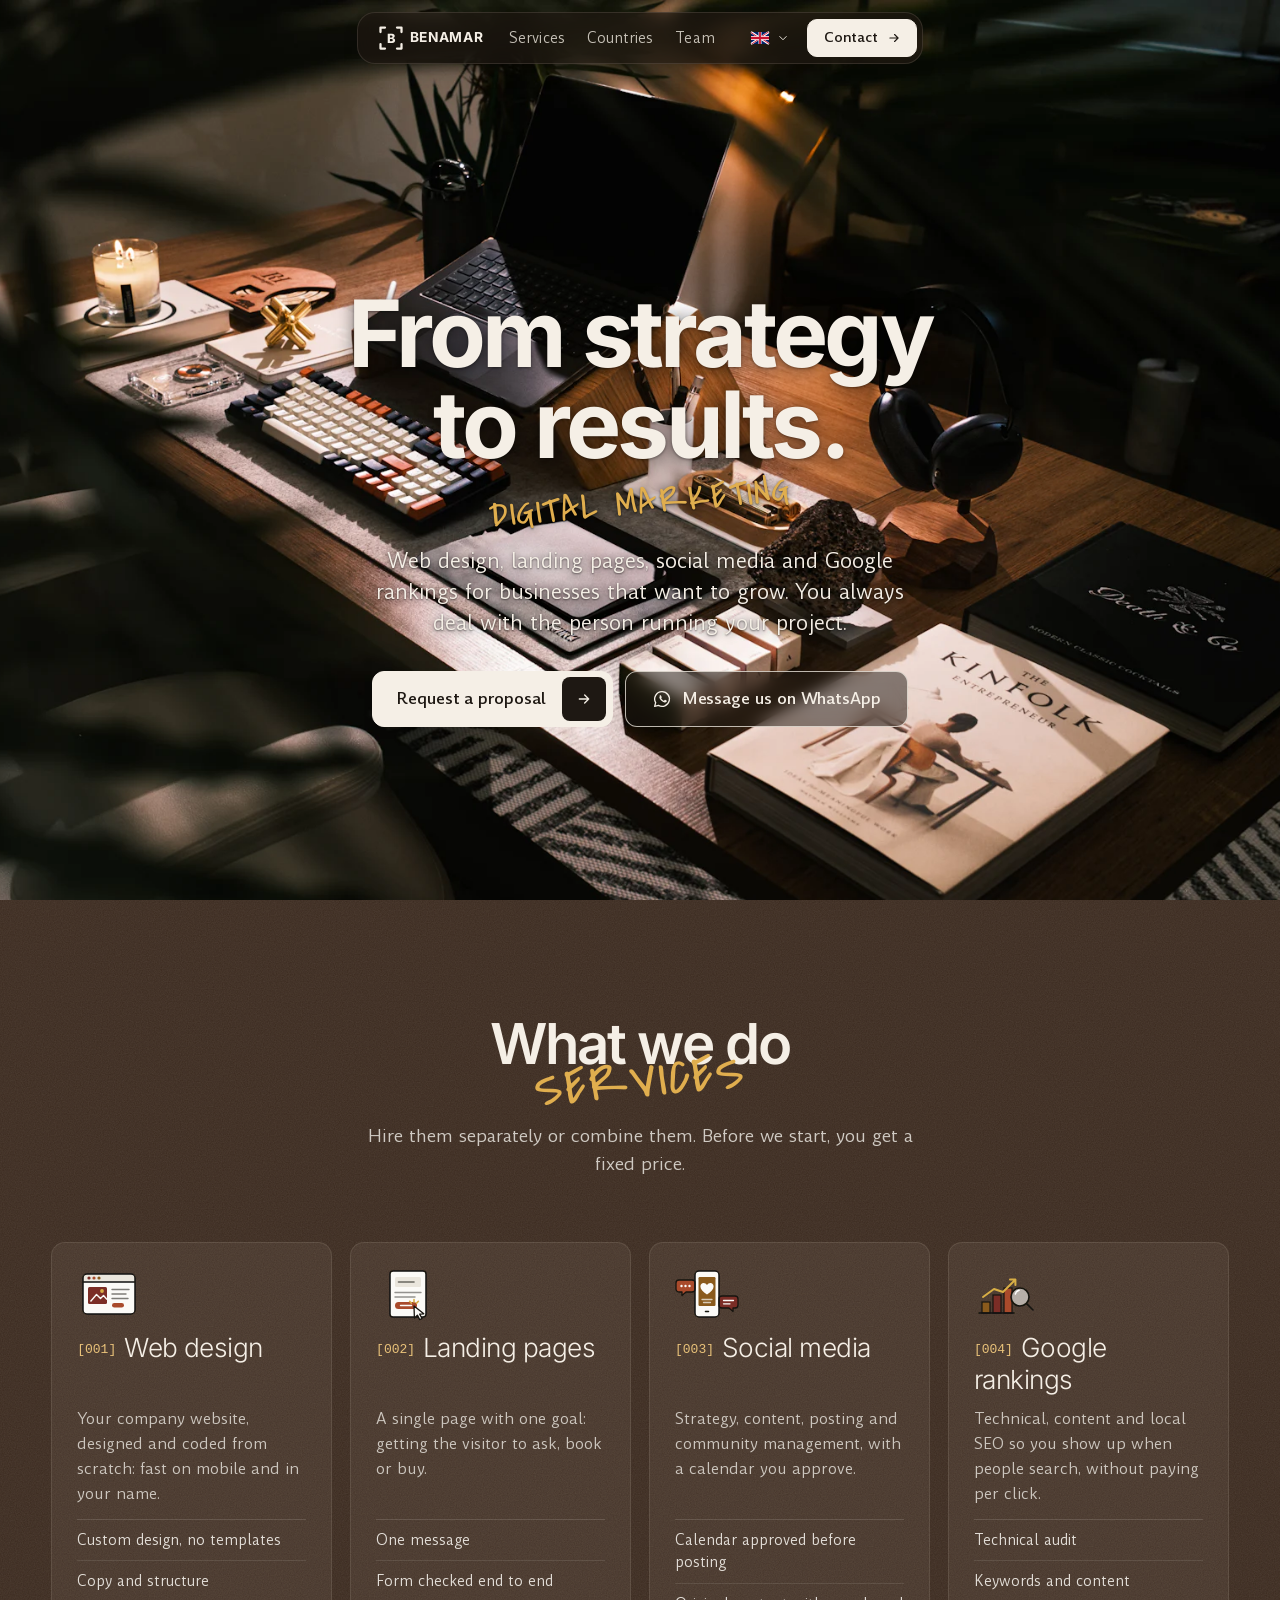
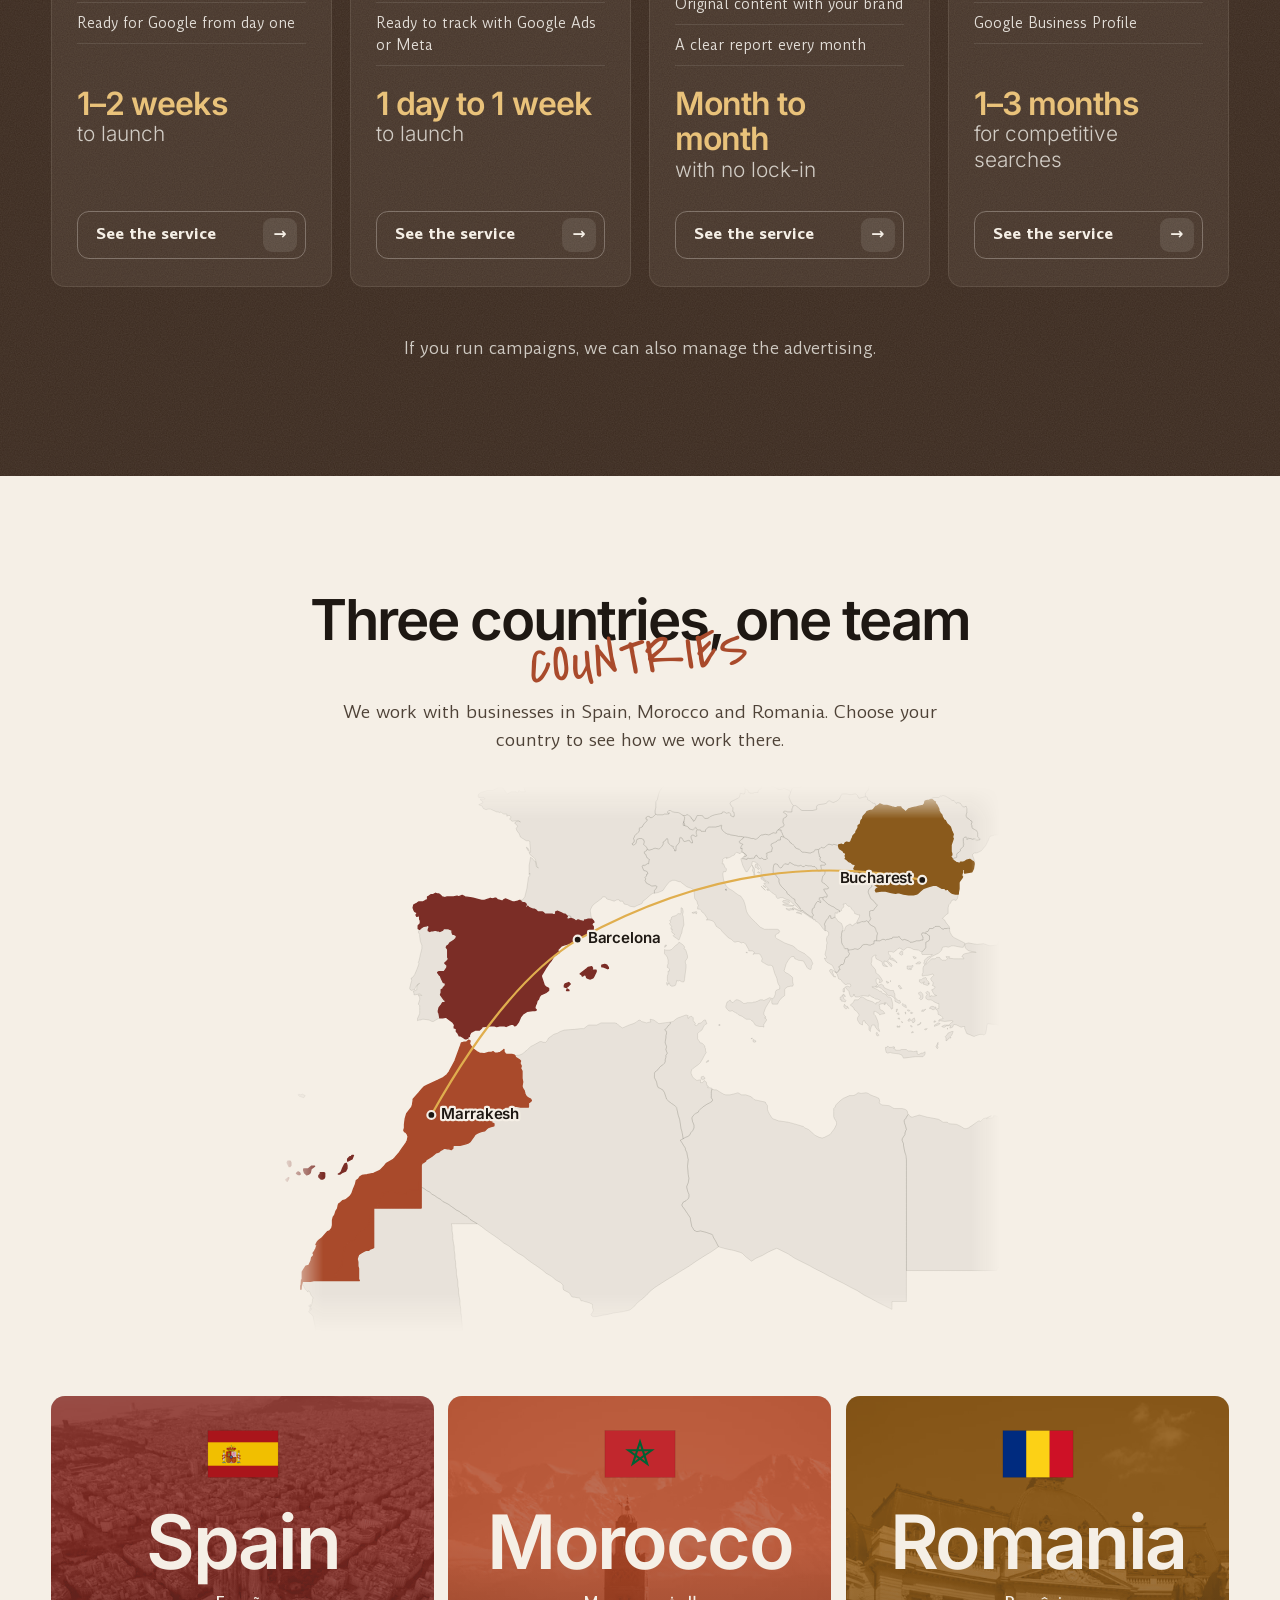
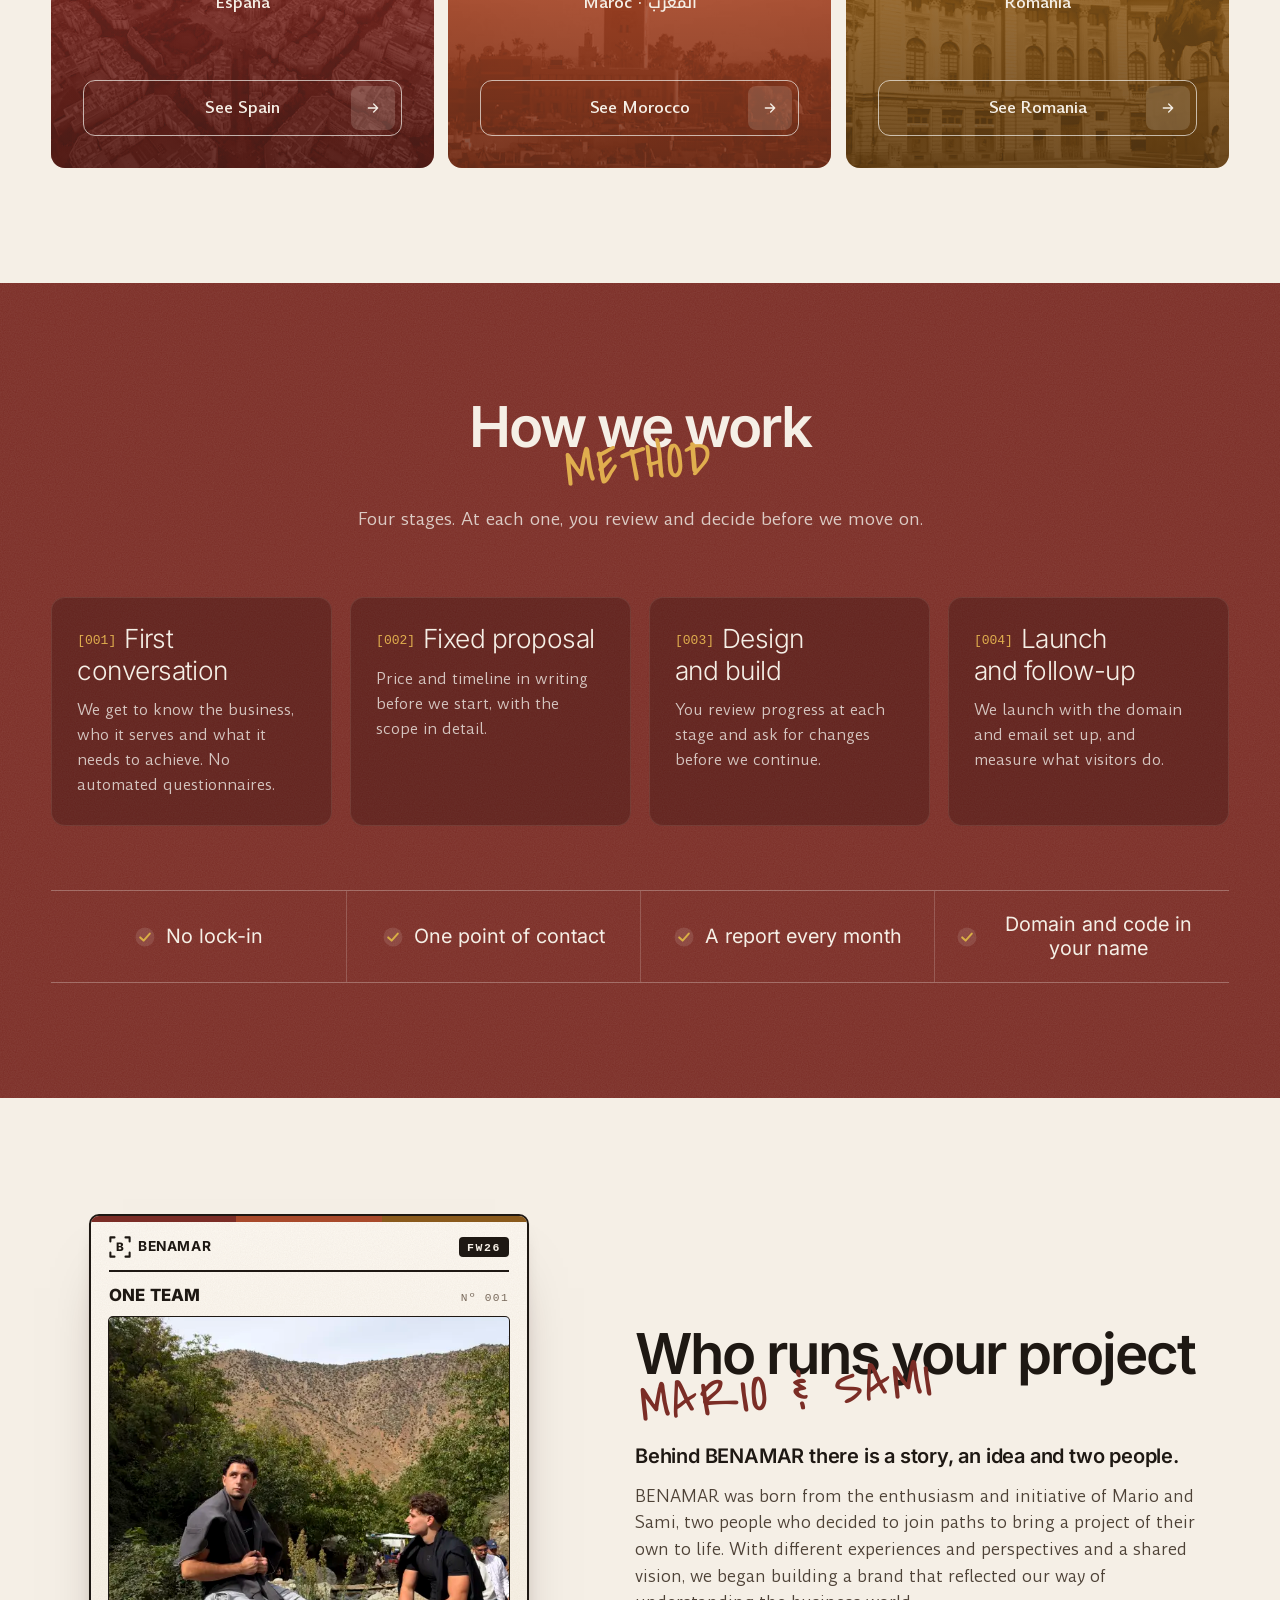
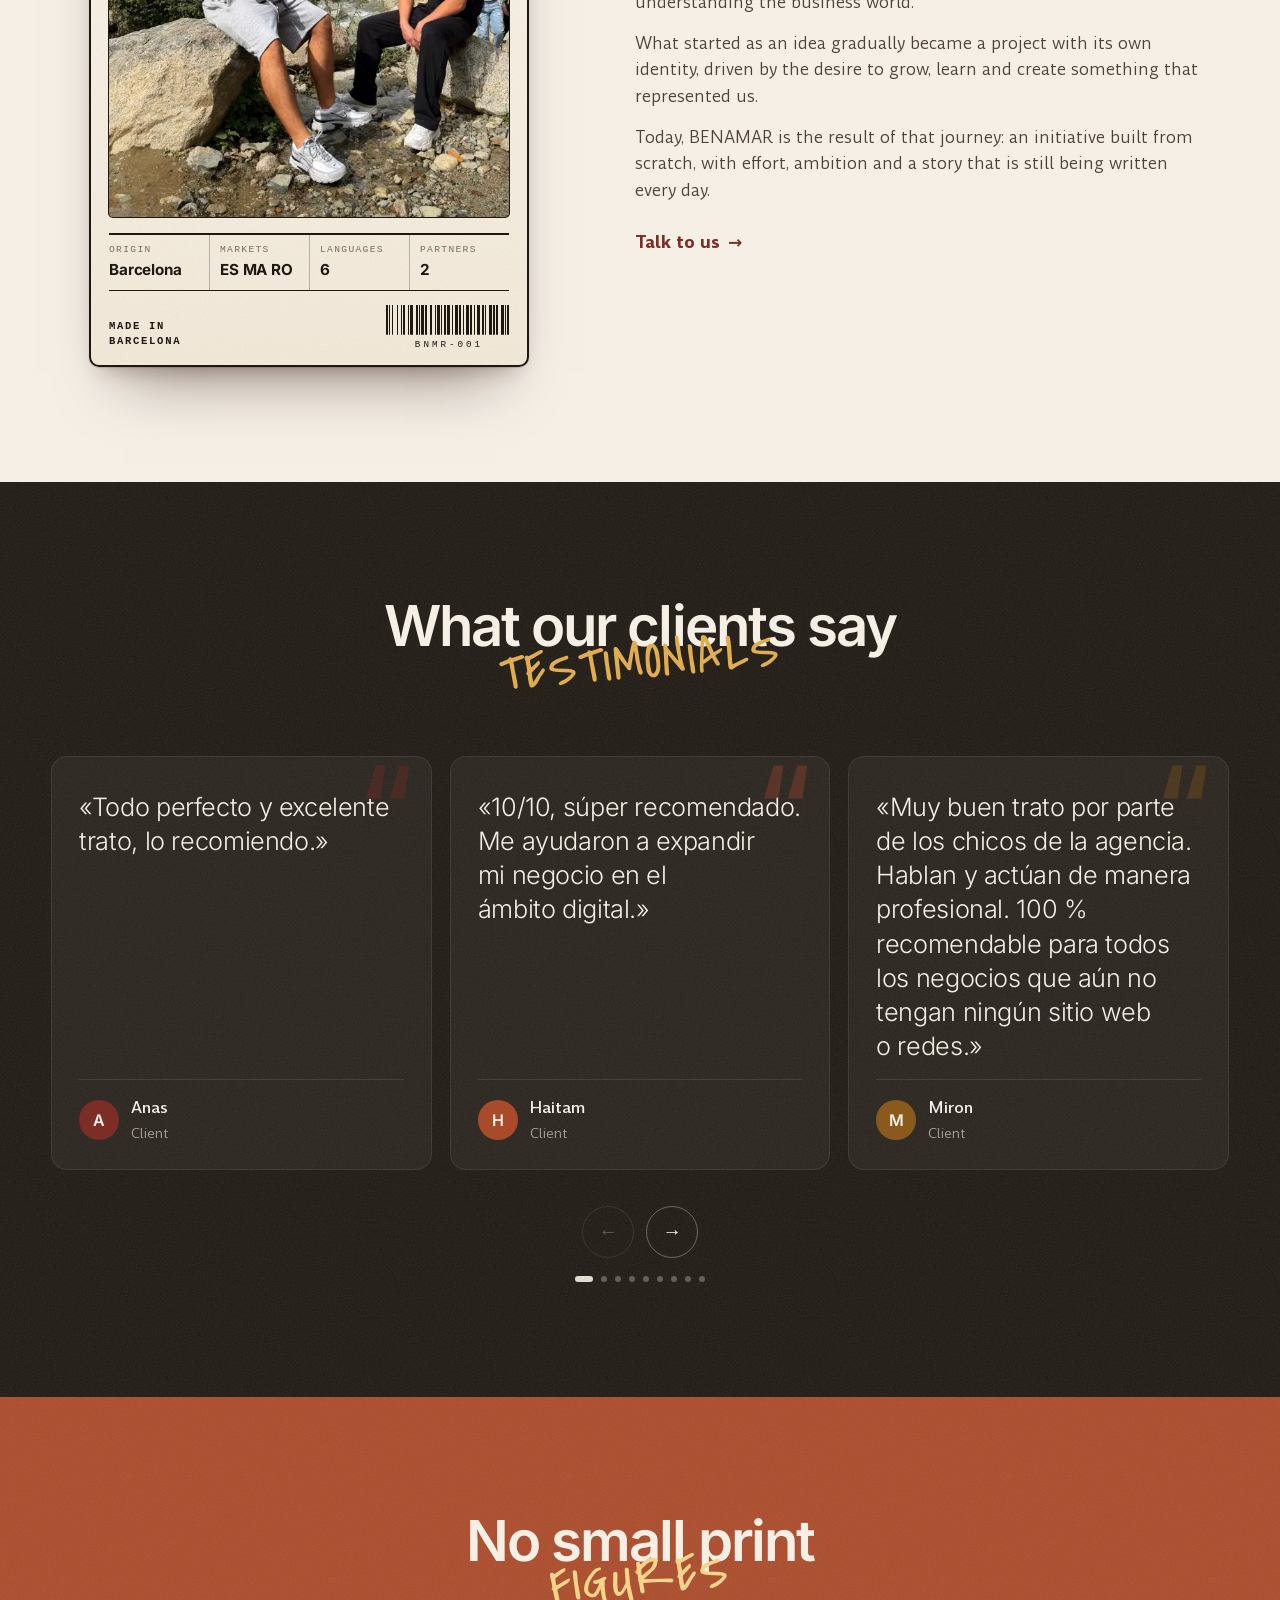
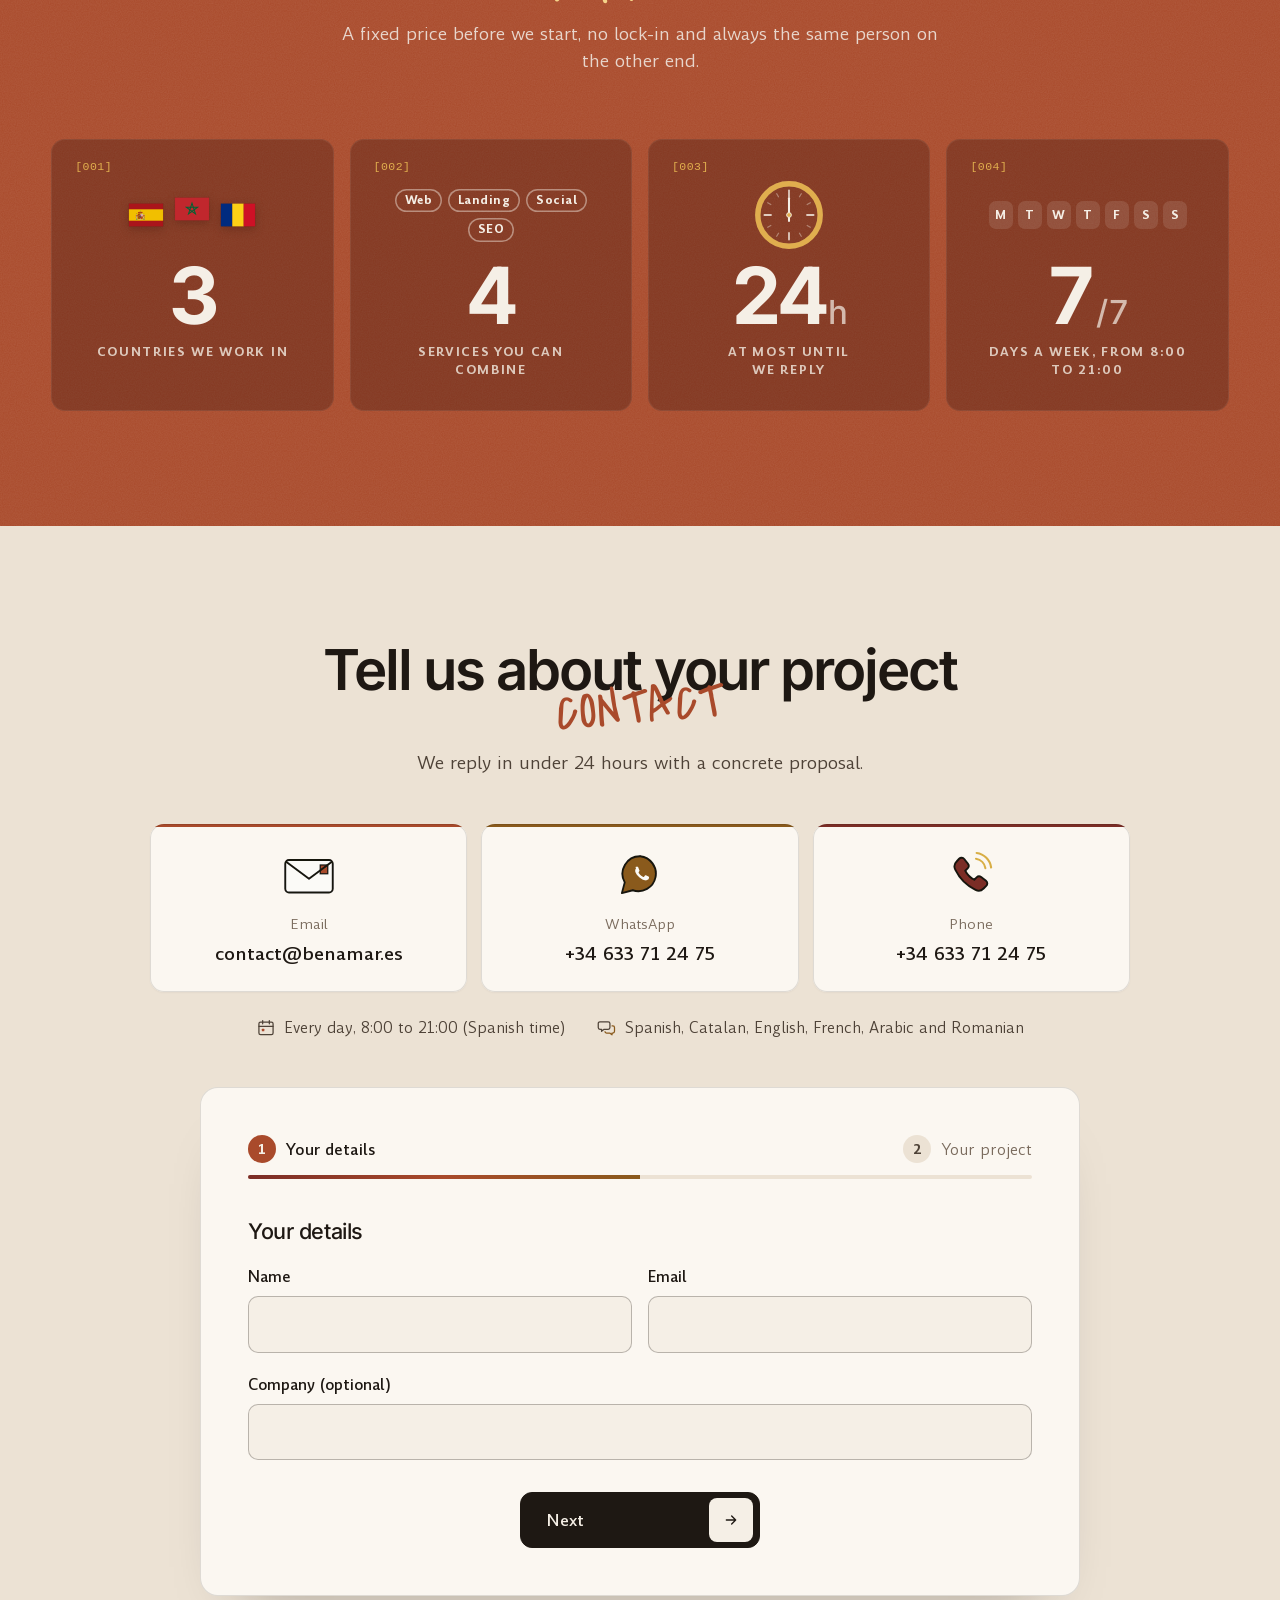
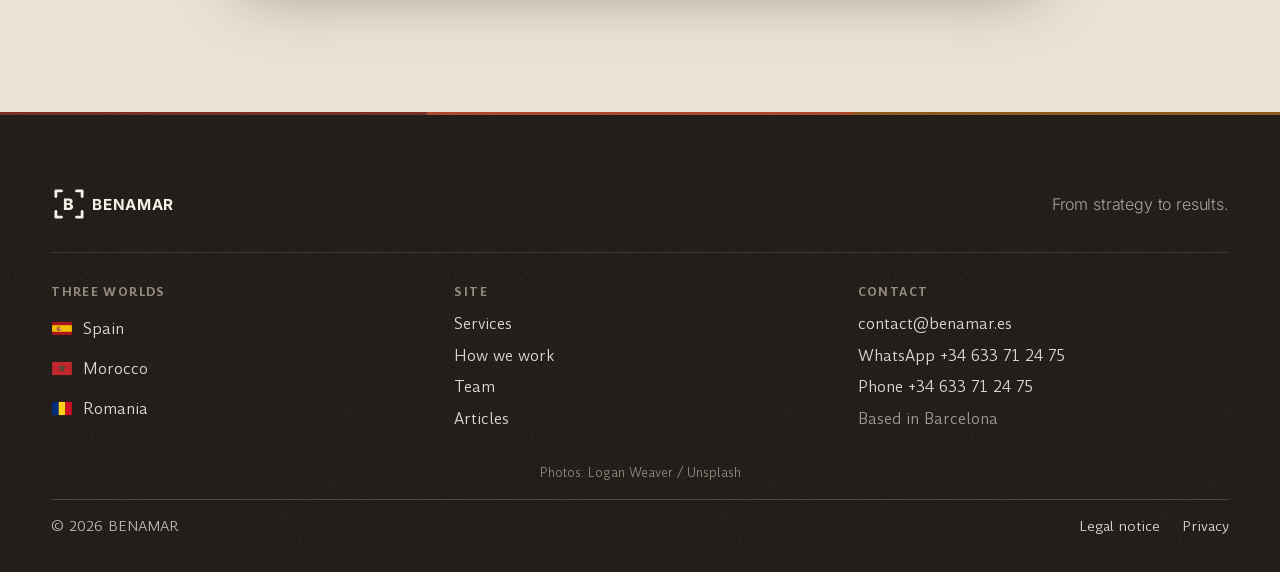
<file: index.html>
<!doctype html>
<html lang="es">
<head>
  <meta charset="utf-8">
  <meta name="viewport" content="width=device-width, initial-scale=1">
  <title>Agencia de marketing digital en Barcelona · BENAMAR</title>
  <meta name="description" content="Agencia de marketing digital en Barcelona: diseño web, landing pages, redes sociales y SEO para negocios de España, Marruecos y Rumanía. Precio cerrado.">
  <link rel="canonical" href="https://benamar.es/">
  <meta name="theme-color" content="#F5EFE6">
  <meta property="og:type" content="website">
  <meta property="og:url" content="https://benamar.es/">
  <meta property="og:site_name" content="BENAMAR">
  <meta property="og:locale" content="es_ES">
  <meta property="og:title" content="Agencia de marketing digital en Barcelona · BENAMAR">
  <meta property="og:description" content="Agencia de marketing digital en Barcelona: diseño web, landing pages, redes sociales y SEO para negocios de España, Marruecos y Rumanía. Precio cerrado.">
  <meta property="og:image" content="https://benamar.es/assets/img/share.jpg">
  <meta property="og:image:width" content="1200">
  <meta property="og:image:height" content="630">
  <meta name="twitter:card" content="summary_large_image">
  <link rel="icon" href="favicon.svg" type="image/svg+xml">
  <link rel="preload" href="assets/fonts/inter-latin.woff2" as="font" type="font/woff2" crossorigin>
  <link rel="preload" href="assets/fonts/amulya-400.woff2" as="font" type="font/woff2" crossorigin>
  <link rel="preload" href="assets/fonts/mano-latin.woff2" as="font" type="font/woff2" crossorigin>
  <link rel="preload" as="image" imagesrcset="assets/img/portada-900.webp 900w, assets/img/portada-1200.webp 1200w, assets/img/portada-1600.webp 1600w, assets/img/portada-2400.webp 2400w" imagesizes="100vw" fetchpriority="high">
  <link rel="stylesheet" href="css/style.css?v=57">
  <script>document.documentElement.classList.add('js')</script>
  <script type="application/ld+json">
  {
    "@context": "https://schema.org",
    "@type": "ProfessionalService",
    "@id": "https://benamar.es/#organization",
    "name": "BENAMAR",
    "url": "https://benamar.es/",
    "logo": "https://benamar.es/favicon.svg",
    "description": "Agencia de marketing digital con base en Barcelona: diseño web, landing pages, redes sociales y posicionamiento en Google para negocios de España, Marruecos y Rumanía.",
    "email": "contact@benamar.es",
    "telephone": "+34633712475",
    "address": { "@type": "PostalAddress", "addressLocality": "Barcelona", "addressCountry": "ES" },
    "areaServed": [
      { "@type": "Country", "name": "España" },
      { "@type": "Country", "name": "Marruecos" },
      { "@type": "Country", "name": "Rumanía" }
    ],
    "knowsLanguage": ["es", "ca", "en", "fr", "ar", "ro"],
    "sameAs": ["https://instagram.com/benamar.co", "https://maps.google.com/?cid=3682241492716598768"],
    "openingHoursSpecification": [{
      "@type": "OpeningHoursSpecification",
      "dayOfWeek": ["Monday", "Tuesday", "Wednesday", "Thursday", "Friday", "Saturday", "Sunday"],
      "opens": "08:00",
      "closes": "21:00"
    }],
    "hasMap": "https://maps.google.com/?cid=3682241492716598768",
    "makesOffer": [
      { "@type": "Offer", "itemOffered": { "@type": "Service", "name": "Diseño web" } },
      { "@type": "Offer", "itemOffered": { "@type": "Service", "name": "Landing pages" } },
      { "@type": "Offer", "itemOffered": { "@type": "Service", "name": "Gestión de redes sociales" } },
      { "@type": "Offer", "itemOffered": { "@type": "Service", "name": "Posicionamiento en Google" } }
    ]
  }
  </script>
</head>
<body>
<!--
  BENAMAR · rebranding «Tres mundos» (2026-11-14)
  Tipos: Panchang (marca), Bespoke Serif (titulares), Amulya (texto). Fontshare, ITF Free Font License, alojadas en local.
  Colores de mundo: España #7B2D26 · Marruecos #A94A2B · Rumanía #8A5A1C, sobre papel #F3F0EA y tinta #16140F.
  Portada: assets/img/portada-* (Logan Weaver, Unsplash, licencia gratuita). Equipo: assets/img/equipo-atlas-*.
-->
  <a class="skip" href="#main" data-i18n="skip">Saltar al contenido</a>

  <header class="hdr" data-hdr>
    <div class="hdr__in">
      <nav class="hdr__nav" aria-label="Principal" data-i18n-attr="aria-label:nav_label">
        <a href="#servicios" data-i18n="nav_services">Servicios</a>
        <a href="#mundos" data-i18n="nav_worlds">Países</a>
        <a href="#equipo" data-i18n="nav_team">Equipo</a>
        <span class="hdr__ind" aria-hidden="true"></span>
      </nav>

      <a class="brand" href="#top" aria-label="BENAMAR, inicio" data-i18n-attr="aria-label:brand_label">
        <svg class="brand__mark" viewBox="0 0 32 32" fill="none" aria-hidden="true"><path d="M2 8 L2 2 L8 2" stroke="currentColor" stroke-width="2" stroke-linecap="round" stroke-linejoin="round"/><path d="M24 2 L30 2 L30 8" stroke="currentColor" stroke-width="2" stroke-linecap="round" stroke-linejoin="round"/><path d="M2 24 L2 30 L8 30" stroke="currentColor" stroke-width="2" stroke-linecap="round" stroke-linejoin="round"/><path d="M30 24 L30 30 L24 30" stroke="currentColor" stroke-width="2" stroke-linecap="round" stroke-linejoin="round"/><text x="16" y="22" text-anchor="middle" font-family="Inter, -apple-system, sans-serif" font-weight="800" font-size="16" fill="currentColor">B</text></svg>
        <span class="brand__word">BENAMAR</span>
      </a>

      <div class="hdr__end">
        <div class="lang-dd" data-lang-dd>
          <button class="lang-dd__btn" type="button" aria-haspopup="true" aria-expanded="false" aria-controls="lang-list" data-lang-dd-btn>
            <span class="vh" data-i18n="lang_label">Idioma</span>
            <svg class="flag" viewBox="0 0 30 20" aria-hidden="true"><use href="#flag-es" data-lang-dd-flag/></svg>
            <span class="lang-dd__code" data-lang-dd-code>ES</span>
            <svg class="lang-dd__chev" viewBox="0 0 24 24" aria-hidden="true"><path d="m6 9 6 6 6-6" fill="none" stroke="currentColor" stroke-width="1.6"/></svg>
          </button>
          <ul class="lang-dd__list" id="lang-list" role="list" data-lang-dd-list>
            <li><button type="button" data-lang="es" lang="es" aria-pressed="true"><svg class="flag" viewBox="0 0 30 20" aria-hidden="true"><use href="#flag-es"/></svg><span>Español</span><span class="lang-dd__iso">ES</span></button></li>
            <li><button type="button" data-lang="ca" lang="ca" aria-pressed="false"><svg class="flag" viewBox="0 0 30 20" aria-hidden="true"><use href="#flag-ca"/></svg><span>Català</span><span class="lang-dd__iso">CA</span></button></li>
            <li><button type="button" data-lang="en" lang="en" aria-pressed="false"><svg class="flag" viewBox="0 0 30 20" aria-hidden="true"><use href="#flag-en"/></svg><span>English</span><span class="lang-dd__iso">EN</span></button></li>
            <li><button type="button" data-lang="fr" lang="fr" aria-pressed="false"><svg class="flag" viewBox="0 0 30 20" aria-hidden="true"><use href="#flag-fr"/></svg><span>Français</span><span class="lang-dd__iso">FR</span></button></li>
            <li><button type="button" data-lang="ro" lang="ro" aria-pressed="false"><svg class="flag" viewBox="0 0 30 20" aria-hidden="true"><use href="#flag-ro"/></svg><span>Română</span><span class="lang-dd__iso">RO</span></button></li>
          </ul>
        </div>
        <a class="btn btn--sm hdr__cta" href="#contacto" data-i18n="hdr_cta">Contacto</a>
        <button class="hdr__menu" type="button" aria-expanded="false" aria-controls="menu" data-menu-btn>
          <span class="hdr__menu-lines" aria-hidden="true"><i></i><i></i></span>
          <span data-i18n="menu">Menú</span>
        </button>
      </div>
    </div>
    <span class="hdr__progress" aria-hidden="true"><i></i><i></i><i></i></span>
  </header>

  <div class="menu" id="menu" hidden>
    <nav class="menu__nav" aria-label="Menú" data-i18n-attr="aria-label:menu">
      <a href="#servicios" data-i18n="nav_services">Servicios</a>
      <a href="#mundos" data-i18n="nav_worlds">Países</a>
      <a href="#equipo" data-i18n="nav_team">Equipo</a>
    </nav>
    <div class="menu__foot">
      <a class="btn" href="#contacto" data-i18n="cta_main">Pedir una propuesta</a>
      <div class="langs langs--menu" role="group" aria-label="Idioma" data-i18n-attr="aria-label:lang_label">
        <button type="button" data-lang="es" lang="es" aria-pressed="true"><svg class="flag" viewBox="0 0 30 20" aria-hidden="true"><use href="#flag-es"/></svg><span>ES</span></button>
        <button type="button" data-lang="ca" lang="ca" aria-pressed="false"><svg class="flag" viewBox="0 0 30 20" aria-hidden="true"><use href="#flag-ca"/></svg><span>CA</span></button>
        <button type="button" data-lang="en" lang="en" aria-pressed="false"><svg class="flag" viewBox="0 0 30 20" aria-hidden="true"><use href="#flag-en"/></svg><span>EN</span></button>
        <button type="button" data-lang="fr" lang="fr" aria-pressed="false"><svg class="flag" viewBox="0 0 30 20" aria-hidden="true"><use href="#flag-fr"/></svg><span>FR</span></button>
        <button type="button" data-lang="ro" lang="ro" aria-pressed="false"><svg class="flag" viewBox="0 0 30 20" aria-hidden="true"><use href="#flag-ro"/></svg><span>RO</span></button>
      </div>
    </div>
  </div>

  <main id="main">

    <!-- 1 · Portada -->
    <section class="hero hero--full" id="top" aria-labelledby="hero-title">
      <div class="hero__bg" aria-hidden="true">
        <img src="assets/img/portada-1600.webp" srcset="assets/img/portada-900.webp 900w, assets/img/portada-1200.webp 1200w, assets/img/portada-1600.webp 1600w, assets/img/portada-2400.webp 2400w" sizes="100vw" width="2400" height="1600" alt="" fetchpriority="high" decoding="async" style="--lq: url([data-uri])">
      </div>
      <div class="wrap hero__copy">
        <h1 class="hero__title t-hand" id="hero-title">
          <span class="hero__line" data-enter style="--i:0" data-i18n="h1a">De la estrategia</span>
          <span class="hero__line" data-enter style="--i:1" data-i18n="h1b">al resultado.</span>
          <span class="hand" aria-hidden="true" data-i18n="hand_hero">Marketing digital</span>
        </h1>
        <p class="hero__sub" data-enter style="--i:2" data-i18n="hero_sub">Diseño web, landing pages, redes sociales y posicionamiento en Google para negocios que quieren crecer. Usted trata siempre con quien lleva su proyecto.</p>
        <div class="hero__cta" data-enter style="--i:3">
          <a class="btn btn--light" href="#contacto" data-i18n="cta_main">Pedir una propuesta</a>
          <a class="btn btn--paper" href="https://wa.me/34633712475?text=Hola%2C%20quiero%20pedir%20una%20propuesta." target="_blank" rel="noopener" data-i18n-attr="href:wa_href">
            <svg class="ico" viewBox="0 0 24 24" aria-hidden="true"><path d="M12 3.2a8.8 8.8 0 0 0-7.6 13.2L3.2 20.8l4.5-1.2A8.8 8.8 0 1 0 12 3.2Z" fill="none" stroke="currentColor" stroke-width="1.6" stroke-linejoin="round"/><path d="M9.1 7.9c.2-.4.4-.4.7-.4h.5c.2 0 .4 0 .6.5l.7 1.7c.1.2.1.4 0 .6l-.4.6c-.1.2-.2.3 0 .6.4.7 1 1.3 1.6 1.8.6.4 1 .6 1.3.7.2.1.4 0 .5-.1l.6-.8c.2-.2.4-.2.6-.1l1.6.8c.2.1.4.2.4.4 0 .6-.2 1.2-.6 1.5-.5.4-1.2.7-2 .5-1-.2-2.2-.7-3.5-1.8-1.4-1.2-2.3-2.6-2.6-3.4-.4-1-.1-2 .4-2.6Z" fill="currentColor"/></svg>
            <span data-i18n="cta_wa">Escribir por WhatsApp</span>
          </a>
        </div>
      </div>

    </section>

    <!-- 2 · Servicios -->
    <section class="services" id="servicios" aria-labelledby="services-title">
      <div class="wrap sec-head" data-reveal>
        <h2 id="services-title" class="t-hand"><span data-i18n="services_h">Lo que hacemos</span> <span class="hand" aria-hidden="true" data-i18n="hand_services">Servicios</span></h2>
        <p data-i18n="services_p">Puede contratarlos por separado o combinarlos. Antes de empezar le damos un precio cerrado.</p>
      </div>

      <div class="wrap services__grid">
        <article class="svc" data-reveal style="--d: 0">
          <svg class="svc__ico ill" viewBox="0 0 64 52" aria-hidden="true">
            <rect x="6" y="6" width="52" height="40" rx="4" fill="#FBFAF7"/>
            <path d="M10 6H54a4 4 0 0 1 4 4V14H6V10a4 4 0 0 1 4-4Z" fill="#EAE6DD"/>
            <circle cx="12" cy="10" r="1.6" fill="#7B2D26"/><circle cx="17" cy="10" r="1.6" fill="#A94A2B"/><circle cx="22" cy="10" r="1.6" fill="#8A5A1C"/>
            <rect class="a-img" x="11" y="19" width="19" height="17" rx="1.5" fill="#7B2D26"/>
            <path class="a-img" d="M13.5 33.5 19.5 26.5 23.5 30.5 26.5 27.5 30 31.5" fill="none" stroke="#FBFAF7" stroke-width="1.4" stroke-linejoin="round"/>
            <circle class="a-img a-sol" cx="25" cy="23" r="1.9" fill="#D8AE45"/>
            <rect class="a-btn" x="35" y="35" width="12" height="4.6" rx="2.3" fill="#A94A2B"/>
            <path class="ink" pathLength="1" d="M35 21.5H52M35 26H49M35 30.5H51" fill="none" stroke="#16140F" stroke-width="1.4" stroke-linecap="round" stroke-linejoin="round" stroke-opacity=".55"/>
            <path class="ink" pathLength="1" d="M10 6H54a4 4 0 0 1 4 4V42a4 4 0 0 1-4 4H10a4 4 0 0 1-4-4V10a4 4 0 0 1 4-4ZM6 14H58" fill="none" stroke="#16140F" stroke-width="1.5" stroke-linecap="round" stroke-linejoin="round" filter="url(#tinta)"/>
          </svg>
          <h3 data-i18n="svc1_h">Diseño web</h3>
          <p class="svc__p" data-i18n="svc1_p">Su web corporativa, diseñada y programada desde cero: rápida en el móvil y a su nombre.</p>
          <ul class="svc__list">
            <li data-i18n="svc1_l1">Diseño a medida, sin plantillas</li>
            <li data-i18n="svc1_l2">Textos y estructura</li>
            <li data-i18n="svc1_l3">Preparada para Google desde el primer día</li>
          </ul>
          <p class="svc__fact" data-i18n="svc1_fact"><strong>1–2 semanas</strong> hasta publicar</p>
          <a class="svc__more" href="diseno-web-barcelona.html"><span data-i18n="svc_more">Ver el servicio</span> <span aria-hidden="true">→</span></a>
        </article>

        <article class="svc" data-reveal style="--d: 1">
          <svg class="svc__ico ill" viewBox="0 0 64 52" aria-hidden="true">
            <rect x="14" y="3" width="36" height="46" rx="3" fill="#FBFAF7"/>
            <rect x="19" y="9" width="26" height="10" rx="1.5" fill="#EAE6DD"/>
            <rect class="a-btn" x="19" y="34" width="22" height="7" rx="3.5" fill="#A94A2B"/>
            <path class="a-btn" d="M24.5 37.5H35.5" stroke="#FBFAF7" stroke-width="1.4" stroke-linecap="round"/>
            <path class="ink" pathLength="1" d="M22.5 14H38" fill="none" stroke="#16140F" stroke-width="1.6" stroke-linecap="round" stroke-linejoin="round" stroke-opacity=".6"/>
            <path class="ink" pathLength="1" d="M19 24.5H45M19 29H39" fill="none" stroke="#16140F" stroke-width="1.4" stroke-linecap="round" stroke-linejoin="round" stroke-opacity=".45"/>
            <path class="ink" pathLength="1" d="M17 3H47a3 3 0 0 1 3 3V46a3 3 0 0 1-3 3H17a3 3 0 0 1-3-3V6a3 3 0 0 1 3-3Z" fill="none" stroke="#16140F" stroke-width="1.5" stroke-linecap="round" stroke-linejoin="round" filter="url(#tinta)"/>
            <path class="a-cur" d="M38 38 38.4 50 41.4 47.1 43.7 51.6 46 50.5 43.7 46.1 47.8 45.8Z" fill="#FBFAF7" stroke="#16140F" stroke-width="1.3" stroke-linejoin="round"/>
            <path class="ink a-ray" pathLength="1" d="M35.4 35.1 33.6 33.3M38 34.1V31.5M40.6 35.1 42.4 33.3" fill="none" stroke="#D8AE45" stroke-width="1.6" stroke-linecap="round"/>
          </svg>
          <h3 data-i18n="svc2_h">Landing pages</h3>
          <p class="svc__p" data-i18n="svc2_p">Una sola página con un objetivo: que el visitante pida, reserve o compre.</p>
          <ul class="svc__list">
            <li data-i18n="svc2_l1">Un solo mensaje</li>
            <li data-i18n="svc2_l2">Formulario revisado de punta a punta</li>
            <li data-i18n="svc2_l3">Lista para medir con Google Ads o Meta</li>
          </ul>
          <p class="svc__fact" data-i18n="svc2_fact"><strong>De 1 día a 1 semana</strong> hasta publicar</p>
          <a class="svc__more" href="landing-pages-barcelona.html"><span data-i18n="svc_more">Ver el servicio</span> <span aria-hidden="true">→</span></a>
        </article>

        <article class="svc" data-reveal style="--d: 2">
          <svg class="svc__ico ill" viewBox="0 0 64 52" aria-hidden="true">
            <path d="M24 3H40a4 4 0 0 1 4 4V45a4 4 0 0 1-4 4H24a4 4 0 0 1-4-4V7a4 4 0 0 1 4-4Z" fill="#FBFAF7"/>
            <rect x="23.5" y="9" width="17" height="29" rx="1.2" fill="#8A5A1C"/>
            <path class="a-heart" d="M32 26.5c-4.2-3-6.6-5.4-6.6-8.1 0-1.9 1.4-3.3 3.2-3.3 1.4 0 2.6.8 3.4 2 .8-1.2 2-2 3.4-2 1.8 0 3.2 1.4 3.2 3.3 0 2.7-2.4 5.1-6.6 8.1Z" fill="#FBFAF7"/>
            <path d="M27 31.5H37M28.5 34.5H35.5" stroke="#FBFAF7" stroke-opacity=".7" stroke-width="1.3" stroke-linecap="round"/>
            <path class="a-b1" d="M4 12h13a3 3 0 0 1 3 3v6a3 3 0 0 1-3 3H11l-4 3.5V24H4a3 3 0 0 1-3-3v-6a3 3 0 0 1 3-3Z" fill="#A94A2B" stroke="#16140F" stroke-width="1.3" stroke-linejoin="round"/>
            <circle class="a-b1" cx="6.5" cy="18" r="1.2" fill="#FBFAF7"/><circle class="a-b1" cx="10.5" cy="18" r="1.2" fill="#FBFAF7"/><circle class="a-b1" cx="14.5" cy="18" r="1.2" fill="#FBFAF7"/>
            <path class="a-b2" d="M47 28h13a3 3 0 0 1 3 3v6a3 3 0 0 1-3 3h-2v3.5L54 40h-7a3 3 0 0 1-3-3v-6a3 3 0 0 1 3-3Z" fill="#7B2D26" stroke="#16140F" stroke-width="1.3" stroke-linejoin="round"/>
            <path class="a-b2" d="M48.5 32.5H58.5M48.5 35.8H55" stroke="#FBFAF7" stroke-width="1.3" stroke-linecap="round"/>
            <path class="ink" pathLength="1" d="M24 3H40a4 4 0 0 1 4 4V45a4 4 0 0 1-4 4H24a4 4 0 0 1-4-4V7a4 4 0 0 1 4-4ZM30.5 43.5H33.5" fill="none" stroke="#16140F" stroke-width="1.5" stroke-linecap="round" stroke-linejoin="round" filter="url(#tinta)"/>
          </svg>
          <h3 data-i18n="svc3_h">Redes sociales</h3>
          <p class="svc__p" data-i18n="svc3_p">Estrategia, contenido, publicación y comunidad, con un calendario que usted aprueba.</p>
          <ul class="svc__list">
            <li data-i18n="svc3_l1">Calendario aprobado antes de publicar</li>
            <li data-i18n="svc3_l2">Contenido propio con su marca</li>
            <li data-i18n="svc3_l3">Informe claro cada mes</li>
          </ul>
          <p class="svc__fact" data-i18n="svc3_fact"><strong>Mes a mes</strong> sin permanencia</p>
          <a class="svc__more" href="gestion-redes-sociales-barcelona.html"><span data-i18n="svc_more">Ver el servicio</span> <span aria-hidden="true">→</span></a>
        </article>

        <article class="svc" data-reveal style="--d: 3">
          <svg class="svc__ico ill" viewBox="0 0 64 52" aria-hidden="true">
            <rect class="a-bar" x="8" y="34" width="8" height="11" fill="#8A5A1C" stroke="#16140F" stroke-width="1.2"/>
            <rect class="a-bar" x="19" y="27" width="8" height="18" fill="#7B2D26" stroke="#16140F" stroke-width="1.2"/>
            <rect class="a-bar" x="30" y="20" width="8" height="25" fill="#A94A2B" stroke="#16140F" stroke-width="1.2"/>
            <path class="ink a-arr" pathLength="1" d="M9 29 20 21 29 24 41 12M36 11.6H41.4V17" fill="none" stroke="#D8AE45" stroke-width="2" stroke-linecap="round" stroke-linejoin="round"/>
            <circle cx="46" cy="29" r="9" fill="#FBFAF7" fill-opacity=".6"/>
            <path d="M41.4 26a5.2 5.2 0 0 1 3.6-3.7" stroke="#fff" stroke-width="1.5" stroke-linecap="round" fill="none"/>
            <path class="ink" pathLength="1" d="M5 45H40M46 20a9 9 0 1 1 0 18 9 9 0 0 1 0-18ZM52.6 35.6 59 42" fill="none" stroke="#16140F" stroke-width="1.6" stroke-linecap="round" stroke-linejoin="round" filter="url(#tinta)"/>
          </svg>
          <h3 data-i18n="svc4_h">Posicionamiento en Google</h3>
          <p class="svc__p" data-i18n="svc4_p">SEO técnico, de contenido y local para aparecer cuando le buscan, sin pagar por clic.</p>
          <ul class="svc__list">
            <li data-i18n="svc4_l1">Auditoría técnica</li>
            <li data-i18n="svc4_l2">Palabras clave y contenido</li>
            <li data-i18n="svc4_l3">Ficha de Google Business</li>
          </ul>
          <p class="svc__fact" data-i18n="svc4_fact"><strong>1–3 meses</strong> para búsquedas con competencia</p>
          <a class="svc__more" href="posicionamiento-seo-barcelona.html"><span data-i18n="svc_more">Ver el servicio</span> <span aria-hidden="true">→</span></a>
        </article>
      </div>
      <p class="wrap services__note" data-i18n="services_note">Si lanza campañas, también podemos encargarnos de la publicidad.</p>
    </section>

    <!-- 3 · Tres mundos -->
    <section class="worlds" id="mundos" aria-labelledby="worlds-title">
      <div class="wrap sec-head" data-reveal>
        <h2 id="worlds-title" class="t-hand"><span data-i18n="worlds_h">Tres países, un mismo equipo</span> <span class="hand" aria-hidden="true" data-i18n="hand_worlds">Países</span></h2>
        <p data-i18n="worlds_p">Trabajamos para negocios de España, Marruecos y Rumanía. Elija su país para ver cómo trabajamos allí.</p>
      </div>

      <div class="wrap mapa" data-reveal aria-hidden="true">
        <svg class="mapa__svg" viewBox="0 0 1000 758" preserveAspectRatio="xMidYMid meet" focusable="false">
          <path class="mapa__fondo" d="M619 200ZM1134 54L1127 54L1125 54L1121 55L1117 59L1114 59L1111 60L1109 62L1106 65L1104 64L1101 64L1099 65L1096 67L1094 67L1090 67L1087 68L1078 75L1075 80L1073 82L1071 83L1074 79L1076 78L1076 75L1075 73L1071 78L1069 79L1067 80L1067 84L1067 86L1068 89L1070 93L1066 92L1066 89L1064 86L1060 86L1057 84L1054 83L1051 83L1046 80L1043 79L1043 82L1040 84L1035 82L1029 82L1026 82L1020 83L1017 82L1011 78L1009 77L1007 78L1006 76L1008 76L1010 75L1010 73L1007 72L1004 72L1002 71L1004 70L1008 71L1013 71L1017 72L1021 69L1017 69L1013 69L1011 67L1009 65L1009 63L1009 61L1009 57L1007 54L1007 52L1005 50L1007 54L1007 57L1008 59L1008 65L1007 67L1003 67L1001 67L1001 63L998 68L996 68L993 68L986 70L985 72L984 75L983 77L980 83L974 90L970 92L968 93L966 93L964 93L962 95L962 97L963 99L965 105L964 107L963 105L961 104L958 102L954 103L951 105L948 106L946 106L946 108L939 106L936 104L934 102L936 100L939 100L940 98L940 95L941 93L943 92L945 90L945 88L947 86L949 84L949 82L949 77L949 75L949 73L951 71L953 71L954 75L956 72L958 73L960 73L962 74L964 73L967 76L972 75L969 70L969 68L969 65L968 63L964 60L962 59L961 57L961 55L960 53L961 51L961 49L959 48L957 46L954 44L953 42L953 40L954 37L954 35L954 31L953 28L951 29L949 29L947 27L945 24L942 23L939 24L938 22L936 20L933 20L932 18L929 17L926 15L924 14L921 13L919 14L917 14L915 16L910 16L908 16L903 18L901 20L899 20L896 21L896 24L893 27L888 28L884 29L879 30L873 32L871 35L868 36L867 34L863 31L862 29L860 29L858 29L856 30L854 30L851 29L844 28L838 27L834 25L832 26L828 28L827 26L826 24L824 24L822 23L820 21L818 20L816 19L816 17L815 15L813 15L813 10L816 7L817 5L818 1L819 -1L820 -3L821 -5L824 -4L826 -4L827 -6L825 -7L824 -9L825 -12L824 -14L823 -18L823 -20L824 -22L828 -27L831 -31L835 -36L838 -39L840 -41L843 -44L844 -46L849 -47L851 -50L852 -53L851 -57L850 -59L852 -60L850 -63L849 -65L847 -69L844 -74L843 -77L843 -80L842 -82L842 -85L844 -86L846 -86L849 -84L853 -87L856 -90L856 -92L860 -94L862 -94L864 -94L867 -94L870 -95L875 -95L882 -95L886 -95L889 -95L895 -93L898 -92L901 -91L905 -90L909 -89L911 -90L913 -89L915 -85L917 -84L919 -85L922 -85L924 -84L924 -81L926 -82L927 -84L930 -83L932 -83L933 -85L936 -84L938 -83L941 -83L943 -80L945 -79L946 -82L949 -83L951 -85L953 -85L955 -81L956 -78L959 -78L961 -79L964 -79L968 -80L971 -81L973 -81L976 -78L977 -76L979 -74L981 -74L983 -77L982 -80L981 -82L981 -84L982 -87L983 -90L985 -94L987 -96L990 -99L992 -100L994 -99L997 -101L1001 -101L1005 -101L1008 -100L1011 -99L1014 -100L1016 -101L1017 -106L1019 -107L1023 -106L1026 -106L1028 -106L1033 -109L1036 -109L1039 -108L1042 -108L1045 -109L1048 -106L1050 -102L1052 -97L1058 -90L1058 -88L1055 -87L1052 -87L1053 -85L1054 -83L1054 -81L1054 -79L1055 -77L1056 -75L1054 -73L1060 -73L1062 -72L1064 -71L1067 -71L1070 -72L1072 -71L1072 -69L1073 -67L1075 -67L1077 -66L1076 -64L1077 -62L1078 -59L1079 -57L1079 -55L1078 -53L1078 -51L1080 -48L1082 -45L1086 -47L1088 -47L1090 -47L1092 -47L1094 -45L1096 -43L1100 -43L1101 -41L1104 -42L1110 -44L1113 -45L1115 -46L1117 -47L1120 -44L1122 -43L1122 -41L1124 -37L1129 -33L1131 -31L1133 -32L1134 -35L1139 -33L1141 -32L1143 -32L1146 -30L1148 -28L1151 -28L1153 -29L1155 -27L1157 -25L1159 -25L1163 -23L1166 -21L1168 -20L1171 -21L1171 -18L1171 -16L1173 -14L1173 -12L1171 -9L1170 -7L1168 -5L1165 -4L1164 -2L1165 0L1167 1L1170 1L1170 3L1168 3L1166 3L1164 5L1163 7L1163 9L1165 10L1167 11L1167 13L1168 15L1167 17L1167 19L1169 19L1168 22L1166 26L1165 28L1166 30L1165 32L1163 32L1158 32L1153 32L1151 32L1148 31L1146 32L1144 36L1140 38L1137 39L1135 43L1135 45L1134 47L1136 49L1134 50L1134 52L1134 54ZM1010 80L1013 81L1010 81L1004 80L1001 78L1000 75L1002 77L1010 80ZM889 247L885 247L883 247L885 245L888 244L890 245L889 247ZM1200 210L1202 211L1204 211L1206 212L1208 211L1212 211L1214 211L1216 211L1219 212L1221 209L1224 208L1226 209L1226 211L1228 211L1231 214L1233 216L1233 218L1236 219L1238 219L1239 221L1240 224L1242 225L1244 229L1244 231L1244 233L1243 235L1241 237L1242 240L1244 244L1244 246L1246 248L1249 249L1254 249L1256 249L1258 250L1261 253L1265 257L1266 259L1262 256L1260 257L1259 259L1258 265L1255 266L1252 266L1250 266L1251 268L1252 270L1254 272L1253 275L1253 278L1255 280L1255 284L1256 287L1256 291L1258 292L1258 295L1257 298L1255 301L1254 304L1257 305L1261 308L1261 310L1262 313L1261 316L1264 318L1266 319L1265 321L1265 323L1263 322L1261 323L1258 325L1257 327L1255 327L1254 325L1254 322L1254 320L1252 319L1250 319L1247 321L1244 321L1241 321L1236 319L1234 318L1232 318L1229 319L1227 318L1225 317L1223 320L1219 324L1217 324L1216 321L1214 319L1211 322L1208 323L1205 324L1200 325L1197 325L1195 325L1192 325L1189 324L1186 324L1184 324L1179 327L1170 331L1164 333L1160 334L1157 335L1152 335L1148 334L1145 334L1142 332L1139 330L1136 329L1134 329L1128 332L1126 333L1124 333L1120 335L1117 336L1114 335L1111 335L1109 333L1106 332L1103 332L1102 334L1101 339L1103 345L1101 346L1098 347L1097 352L1095 352L1093 356L1089 354L1089 352L1088 348L1086 344L1088 342L1091 339L1094 335L1094 333L1093 331L1091 329L1088 331L1086 332L1083 334L1081 337L1078 337L1074 336L1069 334L1066 332L1064 331L1062 332L1056 337L1050 343L1044 347L1040 348L1032 349L1029 349L1026 351L1021 349L1018 347L1016 345L1013 341L1010 338L1006 336L997 332L995 331L989 331L983 330L982 332L981 339L980 344L978 346L976 345L972 345L966 347L964 348L957 345L954 344L953 342L952 339L951 337L951 334L949 334L946 335L944 334L940 332L936 331L934 335L932 336L930 336L932 333L926 333L923 335L921 335L919 334L921 333L923 332L929 332L932 329L935 327L933 326L923 327L917 326L915 327L915 325L917 324L921 323L920 321L918 319L916 318L914 317L914 314L913 312L911 310L915 309L915 305L915 302L913 302L909 300L906 298L904 297L902 297L900 297L897 295L897 292L899 290L897 287L899 285L902 287L902 289L902 291L903 293L904 291L907 292L912 291L909 290L907 287L906 285L905 283L908 282L910 279L908 278L906 277L907 275L907 273L904 269L904 267L906 265L908 263L907 261L900 263L897 263L892 264L892 261L893 259L893 253L894 250L896 249L900 245L905 240L910 240L912 238L916 238L917 240L920 242L925 242L927 240L925 237L927 237L930 237L929 239L936 240L943 240L945 240L950 240L949 238L947 237L949 234L951 233L960 231L967 231L957 229L955 228L952 225L951 221L952 219L956 218L968 220L977 219L986 222L995 221L997 220L999 215L1012 208L1016 204L1021 202L1029 200L1036 197L1038 197L1054 198L1065 198L1070 195L1073 196L1072 198L1072 200L1074 203L1076 204L1081 207L1088 205L1090 205L1094 212L1096 215L1098 217L1100 217L1102 215L1106 214L1110 216L1111 219L1119 221L1125 222L1128 224L1138 226L1141 225L1147 223L1159 221L1166 224L1168 225L1170 224L1173 225L1175 225L1184 221L1186 219L1189 218L1192 217L1198 213L1200 210ZM930 198L930 201L931 204L934 209L937 211L949 217L951 218L951 220L950 222L949 224L946 224L936 222L933 222L928 224L925 223L920 224L919 228L915 232L909 235L905 237L899 243L897 247L895 248L894 246L895 244L895 242L897 240L899 238L904 236L906 234L902 234L897 234L894 234L892 234L891 232L892 230L894 228L897 225L897 223L897 221L897 217L901 215L902 213L902 210L902 208L900 207L898 205L896 205L897 203L900 202L901 200L902 198L904 198L906 198L908 197L910 195L914 195L916 195L919 198L921 199L923 198L925 198L927 198L930 198ZM600 420L599 425L599 427L599 430L599 433L601 436L600 438L597 440L593 442L590 444L587 446L585 448L582 450L581 453L579 454L576 455L574 458L572 461L573 466L575 471L575 473L575 475L574 477L573 479L571 481L569 485L566 487L563 488L560 490L559 484L558 479L557 476L556 469L555 463L553 457L552 452L551 446L547 443L544 441L540 438L537 435L536 432L534 426L532 423L528 420L525 419L524 416L523 411L521 407L520 405L520 401L520 399L521 397L525 394L527 391L529 389L531 388L534 385L535 383L535 380L536 377L536 374L538 371L537 369L536 366L537 362L536 360L535 357L535 355L536 350L536 347L537 343L537 341L534 339L537 336L539 333L542 331L542 328L546 327L551 323L553 322L564 318L567 319L566 321L567 323L568 321L570 320L572 320L574 322L574 326L577 330L576 332L578 333L580 332L581 330L585 329L589 325L591 325L592 328L593 330L591 331L589 333L586 339L583 341L580 344L580 347L580 351L582 354L584 357L586 357L590 361L590 363L591 365L591 368L592 370L589 375L587 379L584 384L581 387L574 392L572 394L571 397L571 399L573 404L576 407L579 409L584 408L584 410L584 412L587 412L589 409L592 411L593 416L595 417L594 419L597 419L600 420ZM596 382L592 384L593 382L595 381ZM589 407L587 408L585 407L585 404L588 403L590 405L590 407ZM560 41L562 43L562 45L561 49L560 52L560 54L562 55L565 56L567 57L568 59L570 60L573 61L577 57L579 60L578 64L578 67L579 69L577 70L575 69L573 68L571 70L571 72L572 74L573 77L573 79L571 79L569 76L566 76L563 77L561 77L559 73L556 71L555 74L555 78L551 83L550 85L550 88L550 90L548 90L548 88L546 86L547 84L543 83L541 81L539 79L539 74L537 73L535 76L532 78L533 80L530 84L527 87L522 87L519 87L517 88L513 89L511 89L510 87L509 85L507 83L505 81L506 78L505 75L502 73L499 73L496 74L495 76L495 79L492 82L490 82L489 80L491 79L492 76L491 73L492 71L493 69L496 66L498 64L499 62L499 59L503 57L504 55L506 52L509 49L510 47L508 46L509 43L511 42L513 42L514 44L517 44L519 42L522 39L524 40L529 40L532 40L534 39L537 39L539 39L541 38L539 38L538 36L540 34L542 34L545 36L547 36L553 37L557 39L560 41ZM821 -5L820 -3L819 -1L818 1L817 5L816 7L813 10L813 15L805 17L803 16L802 13L800 11L798 11L794 12L791 12L787 11L783 11L780 11L777 18L773 21L769 23L766 22L764 21L761 21L759 24L755 25L748 26L746 27L745 29L746 32L740 34L733 34L729 34L725 34L723 33L720 30L716 27L713 27L711 25L709 21L707 16L707 14L708 12L709 9L710 7L711 4L713 2L716 2L720 2L722 2L725 0L727 -1L728 -3L731 -4L732 -7L732 -9L733 -11L737 -13L738 -15L740 -16L742 -18L744 -18L746 -19L749 -18L749 -15L753 -15L755 -19L758 -20L760 -21L761 -19L762 -17L763 -15L765 -15L766 -13L766 -11L765 -9L767 -9L771 -9L772 -11L773 -13L775 -13L777 -15L780 -15L782 -15L785 -14L787 -13L789 -13L792 -16L794 -16L797 -16L803 -16L808 -14L809 -12L810 -9L814 -8L819 -6L821 -5ZM700 71L696 70L695 72L695 75L692 75L690 77L687 78L684 80L682 81L682 83L684 86L683 89L683 91L679 92L676 93L677 96L676 98L677 100L675 102L672 102L669 100L667 101L665 100L663 98L662 96L660 97L659 100L657 101L653 101L650 100L649 102L642 101L643 99L646 98L648 97L647 95L644 93L642 91L642 87L640 87L640 85L641 83L643 81L641 80L639 79L638 77L640 75L643 73L644 71L647 71L649 71L652 72L655 73L658 73L660 74L662 74L664 72L666 70L668 68L670 68L674 67L679 68L681 67L683 66L685 65L689 66L690 63L691 61L696 61L696 63L697 65L698 67L700 71ZM824 136L822 138L822 140L819 142L817 146L817 148L818 150L819 152L820 156L824 159L826 162L830 165L829 167L827 169L824 173L821 173L819 174L819 176L819 178L819 180L819 182L821 184L819 187L817 189L815 187L813 188L811 189L808 188L806 189L802 191L801 189L802 187L805 181L805 179L803 179L798 177L798 175L796 173L794 171L793 169L791 167L789 167L787 165L786 163L784 164L782 164L783 166L783 168L780 171L780 173L777 175L777 173L775 172L773 171L769 168L767 167L763 165L761 164L758 161L756 159L754 158L754 156L755 154L757 154L759 155L760 152L757 147L755 144L757 143L759 143L761 143L762 141L759 138L757 136L755 135L753 134L752 132L753 129L754 125L756 123L757 121L757 118L755 117L753 117L751 118L752 116L751 110L753 110L756 110L758 109L757 107L755 106L752 105L750 103L750 101L751 99L749 98L749 96L748 92L748 90L748 88L750 87L752 85L754 86L756 86L758 84L761 81L764 81L767 82L769 81L773 82L775 83L777 87L779 88L781 89L783 92L785 93L786 95L785 97L786 99L785 101L787 102L789 104L792 106L795 108L798 109L800 110L799 112L798 114L798 116L801 117L799 118L797 118L800 120L802 121L803 123L805 123L808 124L811 125L812 127L814 127L817 123L820 123L823 124L825 126L822 127L820 129L821 132L823 134L824 136ZM620 145L618 144L620 143L620 145ZM26 428L29 429L31 428L35 430L33 433L30 432L27 431L25 429ZM194 199L196 197L198 196L204 194L206 193L207 195L207 197L206 199L206 201L208 202L210 201L212 200L216 200L218 201L220 201L222 202L225 201L226 199L228 198L233 199L236 199L238 199L239 203L239 205L242 206L244 207L246 209L244 212L242 214L239 216L236 218L234 221L232 222L231 224L233 227L233 230L234 233L233 237L233 239L234 241L231 244L229 246L232 249L232 252L230 255L229 258L221 258L219 259L221 262L223 264L224 267L227 273L229 273L230 275L229 278L227 280L226 282L224 283L224 285L224 287L223 289L228 297L230 297L230 300L226 301L224 304L222 307L220 312L220 314L221 316L222 322L220 323L213 327L211 327L207 325L200 324L198 324L195 325L193 325L191 326L191 323L194 316L194 312L194 308L194 305L192 303L194 297L194 294L192 290L197 291L195 289L193 289L188 290L186 290L186 288L185 285L188 284L190 283L190 281L190 279L191 276L194 274L191 276L188 280L187 283L185 283L183 284L181 283L180 281L181 277L182 273L183 270L182 267L184 266L187 262L190 255L193 247L192 245L193 243L195 234L196 230L197 226L197 223L197 221L195 216L194 209L194 206L192 203L194 199ZM-131 328L-133 328L-133 326L-131 327ZM-253 266L-255 266L-255 263L-253 264L-253 266ZM-171 285L-176 285L-178 282L-175 281L-173 281L-171 283L-171 285ZM-186 287L-192 286L-194 285L-196 283L-189 285L-186 287ZM-203 288L-205 288L-207 286L-204 285L-203 287ZM-193 290L-191 291L-194 291L-197 291L-199 291L-201 290L-201 288L-198 287L-193 290ZM-143 306L-135 305L-134 308L-139 309L-145 308L-147 306L-147 304L-143 306ZM842 -82L843 -80L844 -78L843 -75L847 -69L849 -65L850 -63L852 -61L850 -59L851 -57L852 -53L852 -50L850 -48L844 -46L843 -44L840 -41L838 -39L835 -36L831 -31L829 -28L824 -22L823 -20L823 -18L824 -14L825 -12L824 -10L824 -8L827 -6L827 -4L824 -4L822 -5L819 -6L814 -8L810 -9L810 -11L808 -14L804 -15L797 -16L794 -16L792 -16L790 -13L787 -13L785 -14L782 -15L780 -15L778 -15L776 -14L773 -13L772 -11L771 -9L768 -10L766 -9L766 -11L766 -13L765 -15L763 -15L762 -17L761 -19L760 -21L758 -20L756 -19L753 -15L749 -15L749 -17L747 -19L746 -22L742 -26L741 -28L741 -30L737 -32L735 -32L732 -34L730 -34L728 -33L726 -34L725 -36L723 -37L722 -39L724 -40L724 -43L721 -42L719 -42L713 -46L710 -47L708 -47L708 -45L710 -42L708 -40L706 -39L704 -37L702 -38L700 -42L697 -45L695 -46L695 -48L697 -50L698 -52L696 -54L691 -54L689 -55L686 -56L683 -57L679 -59L677 -59L676 -62L675 -64L673 -65L670 -66L670 -63L668 -61L666 -61L668 -66L669 -68L670 -73L669 -77L669 -79L665 -82L665 -85L664 -88L663 -90L662 -92L664 -94L664 -96L665 -98L665 -100L664 -102L664 -104L664 -106L662 -106L661 -108L661 -111L662 -115L660 -119L655 -123L653 -126L653 -128L654 -130L656 -131L657 -134L658 -137L658 -140L656 -149L656 -151L655 -154L660 -153L662 -152L661 -154L661 -156L661 -158L657 -159L654 -159L654 -161L658 -161L664 -165L676 -169L688 -173L691 -173L694 -174L696 -176L697 -179L701 -183L708 -184L710 -186L715 -189L727 -192L732 -193L736 -193L741 -190L745 -187L740 -189L742 -181L743 -179L747 -177L750 -176L758 -177L761 -179L763 -179L768 -179L774 -178L783 -178L793 -177L803 -177L813 -176L825 -176L828 -177L830 -176L831 -174L833 -174L836 -172L839 -169L840 -167L840 -164L840 -162L842 -150L846 -139L847 -134L848 -131L848 -127L848 -124L848 -120L840 -115L838 -114L836 -111L834 -108L834 -106L837 -104L839 -103L842 -101L843 -99L843 -97L842 -94L843 -91L841 -88L841 -85L842 -82ZM754 155L754 157L756 159L758 161L761 164L763 165L766 167L769 168L773 171L775 172L777 173L777 175L774 175L774 177L771 176L771 179L771 182L769 183L767 184L765 184L765 181L763 180L762 182L761 184L759 186L758 188L757 190L756 192L757 194L757 196L757 199L757 201L754 198L752 195L748 190L743 187L743 185L741 186L740 184L739 182L741 180L739 176L739 174L739 171L742 169L742 167L743 165L745 162L747 160L749 161L751 162L751 160L749 158L749 156L751 155L753 155ZM902 19L907 16L910 16L915 16L917 14L919 14L921 13L924 14L926 15L928 16L931 18L933 20L936 20L937 22L939 24L941 23L945 24L947 27L948 29L951 29L953 28L954 31L954 34L954 37L953 40L953 42L954 44L957 46L959 48L961 49L961 51L960 53L961 55L961 57L962 59L964 60L968 62L969 65L969 68L969 70L973 74L968 75L965 73L963 74L961 74L959 73L957 73L955 74L954 71L951 71L949 73L949 75L949 77L950 81L949 84L947 86L945 88L945 90L943 92L941 93L940 95L940 97L940 99L936 100L934 102L933 100L932 98L933 96L933 94L933 92L932 89L932 87L932 82L934 76L935 73L934 71L935 67L934 65L933 63L931 57L929 55L927 53L925 50L924 48L922 47L920 43L919 41L917 38L916 36L915 34L915 32L913 28L912 26L910 24L910 22L908 21L906 19L904 19L902 19ZM519 149ZM43 722L41 724L40 722L42 720L43 722ZM124 825L122 823L121 821L119 820L117 819L115 818L114 816L113 814L111 811L109 811L108 809L106 808L105 806L104 803L103 801L102 799L100 798L98 798L96 797L94 797L91 796L91 794L88 791L84 788L79 786L74 787L71 786L69 787L66 788L62 788L60 788L58 790L55 790L51 790L49 789L47 789L45 789L44 791L43 794L41 796L40 798L40 802L39 794L40 791L41 788L43 781L46 775L48 768L49 761L49 754L48 747L47 743L46 737L44 734L40 731L40 729L43 728L44 726L41 727L44 720L45 716L45 713L46 711L43 707L41 702L39 701L39 703L35 699L32 693L30 694L29 699L29 697L29 694L30 692L31 688L33 688L38 688L42 688L47 687L52 687L56 687L61 687L65 687L70 687L75 687L79 687L84 687L88 687L93 687L98 687L102 687L107 687L110 687L109 685L109 682L109 679L109 676L109 673L109 670L108 667L108 665L108 662L107 658L107 655L109 651L112 649L115 647L118 646L123 645L125 643L128 642L130 641L130 639L130 636L130 633L130 630L130 627L130 624L130 621L130 618L130 615L130 612L130 609L130 606L130 603L130 600L130 597L130 594L130 591L130 588L130 586L133 586L136 586L140 586L144 586L148 586L151 586L155 586L159 586L162 586L166 586L170 586L174 586L177 586L181 586L185 586L189 586L192 586L196 586L196 583L196 579L196 574L196 569L196 565L196 560L196 557L200 559L204 562L208 564L211 567L215 569L219 572L223 574L226 577L230 579L234 581L238 584L241 586L245 589L249 591L253 594L256 596L260 598L264 602L269 605L274 608L267 608L257 608L251 608L244 608L238 608L239 613L239 618L240 624L240 629L241 635L242 640L242 645L243 651L243 656L244 662L244 667L245 672L245 678L246 683L247 688L247 694L248 699L248 704L249 710L250 715L250 720L251 726L251 731L252 736L252 741L253 747L253 752L254 757L255 762L255 768L256 773L256 778L257 783L257 788L260 791L263 794L262 799L261 804L260 811L256 811L251 811L247 811L243 811L239 811L235 811L231 811L227 811L223 811L219 811L215 811L211 811L207 811L202 811L198 811L194 811L190 811L186 811L184 810L183 807L181 808L181 810L178 812L175 813L171 813L167 813L165 812L162 812L160 812L158 812L156 812L154 815L152 818L150 816L147 813L143 810L141 808L138 809L136 810L135 812L134 814L133 816L133 818L133 821L131 823L130 825L128 826L124 825ZM661 355L659 356L657 355L657 352L659 353L661 354ZM656 351L654 351L656 350ZM801 190L805 190L807 189L810 188L813 188L815 187L817 189L820 193L822 194L824 195L826 196L828 202L830 204L829 208L829 214L827 215L825 215L825 219L822 220L820 221L818 221L815 220L813 220L810 220L806 225L803 227L799 226L796 227L793 227L789 228L789 226L787 226L785 226L783 222L781 220L780 217L780 215L780 213L779 210L780 208L780 205L781 201L784 201L785 197L786 195L791 192L793 192L794 194L796 194L797 192L801 190ZM492 -38L492 -35L493 -33L494 -31L496 -29L499 -28L500 -26L499 -24L498 -21L497 -19L497 -17L495 -18L492 -18L490 -17L488 -18L486 -19L487 -21L488 -23L486 -26L485 -28L485 -30L486 -33L487 -36L490 -39L492 -39ZM562 55L560 55L560 52L561 49L561 51L562 53L562 55ZM560 490L563 488L566 487L568 486L571 481L573 479L574 477L575 475L575 473L575 471L573 466L572 461L573 459L576 456L579 454L581 453L582 451L584 449L587 446L590 444L593 442L597 440L600 438L601 436L599 433L599 430L599 427L599 425L600 421L603 422L606 422L616 428L619 429L625 429L633 427L636 426L641 429L643 429L647 429L653 431L655 432L658 435L660 436L674 439L675 441L677 444L677 449L678 452L680 456L682 459L684 462L687 463L692 465L699 466L706 467L717 470L727 473L729 475L734 477L743 485L749 488L753 489L756 488L762 485L764 484L770 476L772 472L773 470L773 467L772 465L770 462L769 459L769 452L769 448L771 446L772 443L777 438L782 434L791 430L796 430L799 429L803 426L807 427L814 426L817 427L820 429L825 431L828 432L832 434L833 438L832 440L836 443L846 444L848 445L851 447L853 448L860 448L864 448L868 449L871 451L872 455L872 457L870 460L869 462L867 464L867 467L868 470L869 473L870 477L869 479L868 482L868 484L865 489L864 492L866 497L866 499L867 505L868 509L869 513L870 519L870 524L870 529L870 534L870 539L870 544L870 549L870 554L870 560L870 565L870 570L870 575L870 580L870 585L870 590L870 595L870 600L870 605L870 610L870 614L870 619L870 624L870 629L870 634L870 639L870 644L870 649L870 654L870 659L870 663L870 668L870 673L870 684L870 695L870 705L870 716L864 716L859 716L855 716L850 716L850 719L850 721L850 724L850 727L840 722L830 717L821 712L811 707L802 701L792 696L783 691L773 686L763 681L754 676L744 671L735 666L725 661L715 656L706 650L696 645L690 642L683 645L677 648L670 652L661 656L655 660L647 654L642 649L640 648L630 645L620 643L609 640L607 636L605 632L602 627L601 623L592 620L584 618L579 619L577 618L575 617L574 615L572 612L571 607L570 602L570 600L566 594L562 588L559 584L558 582L559 580L560 578L564 576L567 573L568 571L568 567L567 565L566 562L565 558L565 556L567 551L568 545L567 540L566 528L567 519L566 515L565 509L563 505L563 503L561 500L558 495L556 492L558 491L560 490ZM510 88L513 89L517 88L519 87L521 86L526 88L530 85L532 81L532 78L535 76L536 74L538 73L539 78L541 81L543 83L546 84L546 86L548 88L548 90L550 90L550 88L550 86L550 84L554 79L555 74L555 72L558 72L560 76L562 77L566 76L568 75L571 79L573 79L573 77L572 75L571 73L571 70L572 68L574 68L577 70L579 70L579 68L578 64L579 61L582 61L584 61L585 63L587 63L589 63L591 63L591 61L593 59L595 57L599 57L601 57L603 57L605 57L609 56L613 54L613 56L613 59L615 62L617 64L620 66L622 67L624 67L626 68L633 69L637 70L640 70L644 71L643 73L641 74L638 77L638 79L640 80L643 81L641 83L640 85L640 87L642 86L641 91L643 92L647 95L648 97L646 98L644 98L646 96L643 92L641 92L639 94L634 92L632 94L631 96L628 97L625 99L622 100L620 101L621 99L617 100L615 102L615 104L614 108L616 108L618 113L620 115L620 117L619 119L616 119L615 122L616 130L618 136L620 139L624 143L628 145L636 151L640 153L644 159L646 165L648 174L650 178L654 183L661 190L667 196L673 199L678 199L689 199L691 199L693 200L694 202L693 204L691 205L688 207L688 210L690 212L701 218L712 222L715 224L719 228L729 233L731 235L737 240L739 244L740 247L738 250L738 253L737 255L734 254L732 252L727 243L720 242L718 241L715 240L714 237L711 237L709 238L706 242L703 247L701 254L700 257L702 259L706 261L710 264L712 266L712 272L713 276L712 278L709 278L705 279L702 281L701 283L701 289L701 291L696 295L693 299L692 301L691 303L684 303L683 301L683 297L684 295L686 294L688 289L688 286L689 284L691 283L694 282L694 278L692 275L691 272L690 267L687 260L685 253L684 250L682 249L678 249L676 248L669 244L669 242L670 240L669 238L668 236L667 234L665 233L662 233L659 233L657 234L659 231L656 229L653 229L651 229L651 227L647 220L645 218L643 217L641 218L637 216L635 216L632 217L630 216L627 213L623 211L614 202L612 199L606 195L603 189L600 187L596 186L594 186L592 186L594 185L593 183L589 177L586 175L585 173L583 171L580 171L580 168L581 166L580 164L579 160L576 156L575 146L574 144L571 142L565 140L556 133L554 133L549 131L545 131L541 133L536 139L532 145L530 146L525 148L520 149L520 147L520 145L522 143L523 141L523 139L517 139L513 137L509 135L508 133L507 131L508 129L507 127L509 125L509 123L511 122L510 119L508 118L506 118L504 115L503 112L504 110L506 110L510 108L512 108L512 104L513 102L510 100L509 98L508 95L506 94L506 92L509 90L510 88ZM619 200ZM620 145L620 143L618 144L620 145ZM578 174L579 176L578 178L577 176L574 177L572 176L575 175L577 175ZM649 232L647 231L649 231ZM611 333L609 332L611 331L611 333ZM682 296L680 299L675 307L674 309L673 312L672 315L672 317L673 319L675 321L673 322L675 323L676 325L674 328L672 331L672 333L672 335L670 334L668 334L666 334L662 333L660 332L657 327L655 326L653 324L650 324L648 324L646 323L642 320L637 318L635 316L633 315L631 314L628 312L625 313L623 312L621 310L619 307L620 303L621 300L623 299L625 297L627 300L629 301L631 299L633 297L636 297L638 298L640 299L644 302L646 302L649 301L651 301L656 301L658 300L660 300L663 299L665 298L667 297L670 297L672 298L674 297L676 296L680 294L683 295ZM563 227L564 229L566 236L566 239L563 243L563 246L564 248L564 250L564 252L562 267L562 269L561 272L558 272L555 270L553 271L551 270L550 275L549 277L546 278L544 278L542 277L541 275L540 273L538 271L538 268L538 264L539 261L539 259L539 257L541 257L541 254L538 252L538 249L539 247L539 242L538 238L536 235L534 233L534 230L534 227L536 228L539 228L541 228L544 227L546 225L550 221L552 220L554 217L556 218L559 220L561 222L562 224L561 226L563 227ZM540 274L538 277L537 275L537 273L539 274ZM536 223L534 224L535 221L537 221L536 223ZM813 15L815 15L816 17L816 19L818 20L820 21L822 23L824 24L826 24L827 26L827 28L824 33L822 34L820 34L818 34L816 35L814 38L812 40L810 42L810 45L808 47L806 53L804 54L803 57L802 60L800 63L800 65L798 67L796 68L795 72L795 74L793 76L792 78L787 78L785 79L784 81L782 82L780 81L776 82L774 82L769 81L767 82L764 81L762 81L759 83L757 85L754 86L752 85L750 87L748 88L744 89L741 91L739 92L737 93L735 93L729 92L726 92L724 91L722 88L718 87L716 86L715 84L713 82L711 80L709 79L707 76L705 74L701 72L698 68L698 66L696 63L696 61L692 61L695 58L697 57L699 57L700 55L700 53L698 50L699 46L701 44L703 43L704 41L703 39L699 37L700 35L702 35L705 36L707 36L709 36L711 36L711 34L711 32L712 30L712 28L716 27L720 30L723 33L725 34L729 34L733 34L740 34L745 33L745 30L746 27L748 26L755 25L759 24L760 22L763 20L766 22L768 23L773 21L777 18L780 12L783 11L787 11L790 12L794 12L798 11L800 11L802 13L803 15L804 17L812 15ZM927 338L927 336L927 338ZM782 292L783 295L786 298L785 300L782 299L780 299L780 297L778 297L778 293L780 293L781 290L782 292ZM788 306L790 309L788 308L786 310L784 308L783 306L784 303L785 305L787 306ZM784 286L782 286L782 282L784 280L784 285ZM785 293L783 291L782 289L784 290L785 292ZM772 265L769 265L766 261L763 257L764 255L767 255L769 257L767 258L768 260L769 263L771 265ZM838 277L839 280L843 282L848 284L852 284L853 287L854 289L854 293L856 296L859 298L861 298L862 301L860 302L858 301L856 300L854 299L854 296L852 293L848 291L845 291L843 290L842 287L840 286L837 283L835 281L833 280L831 279L829 280L827 279L830 278L833 276L835 275L838 277ZM846 273L843 274L842 271L846 273ZM848 272L848 270L848 272ZM864 281L861 282L861 280L859 279L859 277L861 277L862 279L864 281ZM865 234L863 235L860 233L862 230L864 229L865 231L865 233ZM841 303L839 304L839 302L841 302ZM831 347L829 347L828 344L829 342L830 344L832 346ZM913 365L911 362L913 358L914 356L914 359L913 361L914 363L913 365ZM910 328L908 328L909 326L911 327ZM909 334L909 332L911 331L914 329L917 330L914 332L911 333L909 334ZM881 328L879 329L878 327L877 325L881 322L882 326L881 328ZM876 325L874 327L872 326L873 324L875 323L875 325ZM880 342L877 343L878 341L880 342ZM878 335L876 334L876 332L878 334ZM907 306L909 307L911 307L911 309L907 311L904 309L902 309L903 307L905 306L907 306ZM891 313L892 311L894 311L897 310L894 313L891 313ZM887 332L885 332L887 331L889 330L890 328L890 330L887 332ZM899 337L897 339L895 338L897 337L899 337ZM857 312L856 314L856 312L856 310L858 310L857 312ZM859 318L857 316L859 315L860 317ZM861 333L861 335L857 335L857 333L859 334L861 333ZM869 314L869 317L868 314ZM870 308L868 307L866 306L864 304L865 302L867 304L869 304L870 307ZM875 312L873 313L871 311L874 311ZM864 329L863 327L865 328ZM892 296L890 297L888 295L890 293L889 291L887 289L887 287L890 286L892 288L893 290L893 294L892 296ZM898 267L898 269L901 272L902 275L900 274L901 276L899 277L893 275L895 272L891 274L888 272L888 269L891 269L893 267L897 266ZM884 239L881 240L879 237L881 237L883 238ZM879 251L877 253L877 255L875 255L875 253L874 255L871 254L871 252L871 250L875 250L877 250L879 249L879 251ZM878 316L876 316L876 314L879 315ZM861 324L858 323L860 322L861 324ZM927 353L925 354L925 350L924 348L926 346L928 343L933 341L935 341L933 346L931 348L932 350L929 350L927 353ZM847 363L850 363L852 362L854 363L852 364L854 365L855 367L857 367L859 367L861 367L863 366L870 366L872 368L876 368L880 369L885 368L885 372L887 373L891 371L893 371L896 369L896 372L895 374L893 376L891 376L887 376L882 376L874 377L866 378L865 376L864 374L862 373L859 372L850 371L848 370L844 371L842 370L841 366L841 363L843 363L844 361L846 363ZM896 205L898 205L900 207L902 208L902 210L902 213L901 215L897 217L897 220L897 222L897 224L895 227L892 230L890 230L887 228L880 227L876 225L872 224L870 225L866 228L864 227L861 225L858 226L855 229L852 231L849 230L845 230L845 232L846 234L848 236L847 239L849 239L851 239L854 242L856 244L857 246L855 244L853 243L851 242L848 241L846 240L844 243L846 245L848 246L850 249L849 251L847 249L843 244L839 243L839 247L844 251L838 250L837 248L836 244L832 242L828 240L827 237L828 235L826 235L823 237L822 239L822 243L821 247L822 249L827 255L828 260L830 261L832 263L835 267L836 269L837 271L834 273L832 273L833 271L833 269L830 267L828 268L828 272L829 275L831 275L829 277L826 279L824 279L822 279L824 280L826 281L830 283L833 285L835 285L837 288L841 289L844 293L847 293L849 295L850 298L851 303L851 306L851 309L849 310L848 307L845 305L842 301L840 301L838 302L834 303L832 304L833 307L833 309L834 311L837 312L839 314L840 316L835 317L833 318L832 316L830 315L827 313L825 313L825 317L827 319L830 326L831 330L831 332L831 336L832 338L833 341L831 340L827 335L826 332L824 332L822 332L820 338L820 341L818 339L818 336L818 334L815 330L813 329L812 326L810 326L809 329L809 332L805 330L802 325L802 322L804 319L804 317L801 313L798 311L796 307L794 306L792 304L796 301L798 297L801 297L803 297L805 295L807 293L809 293L815 297L821 299L824 300L826 302L828 303L828 301L832 300L834 298L832 297L830 296L827 296L825 294L822 293L818 290L818 292L816 292L809 291L806 292L804 293L801 293L799 293L798 291L797 289L797 291L794 293L792 292L791 289L790 285L787 282L785 279L788 278L791 279L793 278L792 275L788 275L786 276L784 275L781 272L779 269L776 268L774 262L772 259L770 258L773 259L775 258L776 256L778 255L777 253L776 251L778 250L779 248L781 248L783 247L784 244L784 242L785 240L786 238L788 238L790 235L791 233L790 231L789 228L792 228L796 227L798 226L802 227L806 225L809 221L813 220L815 220L818 221L820 221L822 220L825 219L825 215L827 215L830 215L833 215L835 214L837 213L839 213L841 214L843 213L845 213L848 212L850 212L851 210L855 210L858 210L860 209L861 211L863 213L865 214L867 213L870 214L873 215L875 217L878 217L881 216L884 215L886 215L888 215L891 214L893 214L893 212L893 210L892 208L891 206L892 204L894 204L896 205ZM560 41L557 39L554 37L548 37L546 36L542 34L540 34L538 36L539 38L541 37L540 39L538 39L534 39L532 40L529 40L524 40L522 39L521 37L521 34L522 30L522 27L522 25L522 22L524 19L525 15L526 11L527 8L528 6L532 1L533 -2L530 -3L526 -4L522 -5L519 -8L516 -7L514 -7L512 -7L510 -7L510 -9L508 -9L506 -8L502 -12L501 -14L499 -17L497 -17L497 -19L498 -21L498 -23L500 -25L500 -28L496 -29L494 -31L493 -33L492 -35L492 -37L494 -41L497 -44L497 -46L497 -48L494 -49L493 -51L495 -53L493 -54L490 -57L491 -62L490 -64L488 -65L487 -67L489 -67L493 -70L492 -72L493 -77L494 -80L493 -83L492 -86L489 -90L490 -92L492 -93L496 -93L498 -93L500 -93L505 -95L506 -97L504 -99L505 -101L507 -102L510 -104L510 -106L511 -108L511 -110L509 -112L507 -112L505 -113L504 -115L504 -117L510 -118L511 -122L512 -126L514 -129L514 -136L514 -140L511 -143L512 -146L512 -149L514 -152L516 -153L523 -154L530 -153L533 -148L532 -146L534 -145L536 -147L536 -150L539 -149L540 -147L540 -143L541 -149L540 -153L541 -156L542 -158L542 -160L548 -158L554 -159L556 -158L562 -150L566 -149L563 -150L556 -159L554 -160L551 -161L548 -163L548 -173L546 -175L543 -174L543 -176L543 -178L547 -179L549 -180L549 -182L548 -184L546 -188L544 -191L543 -195L547 -195L554 -193L557 -192L560 -193L562 -193L565 -192L568 -191L569 -189L570 -187L571 -184L569 -182L567 -180L573 -181L573 -179L577 -179L585 -175L589 -177L591 -173L590 -170L586 -166L587 -164L592 -164L598 -162L604 -168L606 -169L612 -170L613 -172L616 -174L618 -176L622 -180L626 -179L628 -178L631 -178L633 -174L639 -169L645 -169L646 -165L647 -159L649 -157L655 -155L656 -151L656 -149L658 -140L658 -137L657 -134L656 -131L654 -130L653 -128L653 -126L655 -123L660 -119L662 -115L661 -111L661 -109L662 -106L664 -106L664 -104L664 -102L665 -100L665 -98L664 -96L664 -94L662 -92L663 -90L664 -88L665 -86L664 -83L668 -80L669 -77L670 -73L669 -68L668 -66L666 -61L664 -59L662 -61L663 -63L661 -64L660 -66L657 -66L655 -65L658 -63L654 -61L652 -60L650 -59L648 -58L644 -56L641 -56L639 -53L637 -53L635 -52L634 -50L630 -49L629 -47L627 -47L625 -47L623 -46L621 -46L619 -45L617 -42L616 -40L613 -43L613 -40L614 -38L616 -35L618 -34L619 -32L620 -30L619 -28L618 -26L619 -24L621 -21L623 -17L625 -14L628 -13L630 -11L633 -8L635 -6L637 -5L638 -3L641 -2L644 1L645 3L646 5L646 8L645 11L643 11L640 10L638 15L636 17L634 18L632 19L628 21L626 22L625 24L627 28L629 30L629 33L628 35L630 36L631 40L631 42L629 43L626 41L626 39L624 37L622 37L620 38L617 36L615 36L614 38L604 40L601 41L599 42L597 43L594 45L591 45L589 44L587 42L585 41L583 41L580 41L578 44L577 46L576 48L574 49L574 47L572 46L571 44L569 42L567 40L565 40L563 41L561 41ZM644 -177L645 -175L642 -175L640 -175L638 -172L634 -175L633 -177L634 -181L634 -183L635 -186L637 -188L639 -186L643 -184L643 -182L642 -180L642 -178L644 -177ZM654 -162L654 -159L651 -159L649 -160L648 -162L648 -164L647 -166L647 -168L651 -165L654 -162ZM596 -178L593 -178L591 -179L591 -182L595 -181L596 -179ZM536 -191L536 -195L538 -200L538 -198L537 -196L543 -195L537 -193L536 -191ZM542 -188L539 -188L539 -190L541 -190L542 -188ZM560 175L559 179L560 181L561 193L559 198L558 204L557 206L555 212L554 214L550 211L548 210L546 208L548 206L545 204L544 202L545 199L543 199L543 197L544 195L542 193L541 191L543 189L541 187L543 186L544 182L546 181L550 180L552 178L554 177L556 178L557 176L557 171L557 169L559 170L560 174ZM522 39L520 41L518 43L515 44L513 43L511 42L509 43L508 45L510 46L510 48L506 52L504 55L503 57L499 58L499 62L498 64L496 66L493 68L492 71L491 73L492 75L492 78L489 80L490 82L492 82L494 80L495 77L496 74L499 73L502 73L505 74L506 77L505 81L507 83L509 85L510 87L509 90L506 91L506 93L508 95L509 98L510 100L513 102L513 104L512 108L510 108L507 111L504 110L503 112L504 114L505 117L508 118L510 119L511 122L509 123L509 125L507 127L508 129L507 131L508 133L509 135L513 137L516 139L522 138L524 140L522 143L520 145L520 147L520 149L518 149L515 151L507 158L504 160L503 163L501 164L496 166L492 168L486 167L483 165L478 164L476 160L474 160L472 160L471 158L468 158L466 159L464 160L458 158L454 157L452 154L448 154L447 156L435 165L433 168L431 172L431 174L432 181L434 185L431 185L429 184L426 186L424 186L423 188L421 188L417 187L414 186L412 187L410 187L407 185L404 183L404 181L401 180L399 180L397 178L394 178L392 177L390 176L385 174L383 174L383 178L380 179L378 178L376 178L374 178L369 178L367 177L365 175L363 175L360 175L358 175L355 172L353 171L351 171L346 169L344 168L342 169L340 168L342 166L342 163L339 162L337 162L335 161L334 159L337 158L340 154L343 142L345 127L347 124L347 121L346 123L346 110L347 105L348 99L351 101L353 104L355 105L356 112L359 114L357 112L355 103L354 101L352 99L347 95L346 92L348 92L348 88L347 80L347 77L345 76L342 76L334 71L332 66L329 62L328 59L330 56L328 53L326 52L327 50L329 49L332 49L334 50L331 48L323 49L321 48L319 46L321 43L319 41L317 41L315 42L315 39L313 39L311 39L309 38L307 36L305 37L303 36L301 36L292 32L289 32L286 33L284 32L282 31L281 28L276 26L280 24L282 23L281 21L279 20L278 18L280 18L282 18L285 18L283 16L280 16L278 16L276 16L275 14L276 11L279 9L289 6L293 6L296 6L299 4L301 3L305 2L310 3L314 9L316 11L321 8L328 8L330 10L331 8L332 6L334 8L341 8L340 6L339 3L338 -9L336 -13L334 -18L333 -21L333 -24L336 -24L338 -24L343 -25L345 -24L345 -21L345 -18L347 -15L351 -15L355 -14L360 -14L367 -12L370 -13L373 -15L378 -17L376 -17L373 -19L373 -22L374 -25L382 -30L388 -31L395 -34L398 -37L400 -40L402 -42L402 -57L402 -60L403 -62L405 -63L408 -65L419 -67L421 -68L422 -65L422 -63L422 -61L423 -59L425 -57L427 -56L430 -58L432 -58L434 -57L435 -55L435 -52L435 -50L440 -49L442 -49L443 -44L445 -45L447 -44L449 -44L451 -44L453 -42L453 -39L454 -37L454 -35L453 -33L457 -32L461 -33L463 -34L464 -37L466 -39L466 -33L467 -31L467 -29L467 -27L469 -27L471 -26L474 -24L476 -24L477 -22L479 -20L481 -19L484 -20L486 -20L488 -18L490 -17L492 -17L494 -18L496 -18L498 -17L501 -15L502 -13L505 -8L507 -9L509 -9L510 -7L512 -7L514 -7L516 -7L518 -8L521 -6L526 -4L530 -3L532 -3L533 0L528 6L527 8L526 11L525 15L524 19L522 22L522 25L522 27L522 30L521 34L521 37L521 39ZM346 89L346 91L344 89L343 87L342 85L344 86L346 89ZM1274 1386L1272 1386L1271 1384L1272 1382L1271 1380L1273 1381L1274 1383L1274 1385ZM1486 1561L1483 1562L1481 1562L1477 1560L1475 1555L1476 1552L1479 1551L1482 1551L1485 1554L1487 1557L1486 1560ZM-847 831L-847 833L-851 832L-850 829L-852 829L-854 825L-854 823L-851 824L-849 826L-848 828L-847 831ZM-857 795L-859 795L-861 794L-861 791L-859 790L-857 793L-853 795L-857 795ZM-862 800L-864 801L-865 799L-866 794L-863 793L-861 794L-861 799ZM-855 802L-855 800L-854 802ZM-722 1078L-720 1076L-718 1075L-715 1070L-714 1068L-713 1064L-714 1062L-711 1057L-710 1055L-710 1052L-712 1050L-714 1048L-715 1046L-717 1043L-717 1041L-718 1039L-718 1037L-719 1035L-719 1033L-719 1030L-720 1027L-719 1025L-717 1020L-715 1018L-713 1017L-710 1011L-708 1009L-699 1013L-695 1013L-688 1016L-685 1019L-679 1024L-676 1025L-676 1027L-676 1029L-674 1027L-671 1030L-669 1034L-670 1036L-668 1034L-668 1032L-666 1033L-664 1038L-663 1040L-663 1042L-665 1044L-666 1046L-668 1048L-669 1050L-672 1055L-673 1057L-675 1059L-677 1061L-677 1063L-678 1065L-679 1067L-681 1071L-681 1073L-683 1076L-686 1078L-688 1080L-690 1081L-692 1080L-694 1080L-696 1078L-699 1079L-701 1079L-704 1078L-706 1077L-708 1079L-712 1081L-715 1081L-719 1080L-721 1078ZM1107 673L1101 673L1094 673L1088 673L1081 673L1075 673L1068 673L1061 673L1055 673L1048 673L1042 673L1035 673L1029 673L1022 673L1016 673L1009 673L1002 673L999 673L999 671L999 669L997 669L995 673L992 673L984 673L977 673L969 673L961 673L954 673L946 673L938 673L931 673L923 673L915 673L908 673L900 673L893 673L885 673L877 673L870 673L870 668L870 663L870 659L870 654L870 649L870 644L870 639L870 634L870 629L870 624L870 619L870 614L870 610L870 605L870 600L870 595L870 590L870 585L870 580L870 575L870 570L870 565L870 560L870 554L870 549L870 544L870 539L870 534L870 529L870 524L870 519L870 514L868 509L867 505L866 499L866 497L864 492L864 490L868 484L868 482L869 479L870 477L869 473L868 470L867 467L867 464L869 462L870 460L871 458L873 456L875 459L878 460L888 457L899 460L905 461L915 463L921 467L927 467L929 469L940 470L946 473L949 475L951 476L953 476L956 475L959 473L962 471L969 466L971 465L973 466L975 464L977 462L981 461L988 458L981 462L984 462L987 461L990 461L991 458L994 458L1000 461L1002 461L1007 459L1009 460L1013 464L1011 464L1008 460L1008 462L1005 465L1008 466L1010 466L1011 468L1014 469L1016 467L1014 465L1016 466L1021 469L1024 470L1027 469L1033 468L1034 470L1038 469L1043 469L1048 467L1054 465L1055 467L1057 472L1058 476L1060 481L1060 483L1061 485L1063 490L1065 495L1066 499L1067 505L1068 507L1065 512L1062 523L1059 533L1059 538L1058 540L1056 543L1054 546L1051 544L1045 540L1042 535L1038 532L1035 528L1034 525L1034 523L1033 518L1032 516L1027 511L1026 509L1024 506L1023 499L1021 495L1019 497L1018 501L1017 503L1018 506L1021 509L1023 514L1023 518L1026 523L1027 525L1028 528L1030 531L1034 536L1037 539L1040 541L1041 543L1041 547L1041 549L1043 553L1044 555L1046 557L1047 559L1048 562L1049 571L1051 573L1057 585L1061 592L1064 598L1067 605L1074 619L1078 624L1080 626L1082 628L1086 631L1083 631L1081 631L1080 633L1080 642L1081 646L1084 653L1086 655L1088 657L1095 659L1098 665L1107 671L1107 673ZM747 -19L745 -18L742 -18L740 -16L738 -15L737 -13L733 -11L732 -9L732 -7L732 -5L729 -3L727 -1L725 0L722 2L720 2L716 2L714 1L711 4L710 7L709 9L708 6L705 5L702 4L700 3L698 4L694 5L691 4L686 1L684 1L682 0L678 -2L676 -2L674 -1L671 -3L669 -3L669 2L668 4L666 4L664 7L664 9L661 9L659 9L657 10L654 10L651 9L650 6L648 5L646 4L644 1L641 -2L639 -2L637 -5L635 -6L633 -8L630 -11L628 -13L626 -13L624 -16L621 -21L620 -23L618 -25L619 -28L620 -30L619 -32L618 -34L616 -35L614 -37L613 -39L612 -42L612 -44L615 -41L617 -42L619 -45L621 -46L623 -46L625 -47L627 -47L629 -47L630 -49L634 -50L635 -52L637 -53L639 -53L641 -56L644 -56L648 -58L650 -59L652 -60L654 -61L657 -62L656 -64L656 -66L660 -66L661 -64L663 -63L662 -61L664 -59L666 -60L668 -61L670 -62L670 -65L673 -65L675 -64L676 -62L676 -60L678 -59L683 -57L685 -57L688 -55L690 -54L696 -54L698 -52L698 -50L696 -49L694 -47L696 -45L700 -42L702 -38L704 -37L706 -39L708 -40L710 -41L708 -45L707 -47L710 -47L713 -46L718 -42L721 -42L723 -43L725 -41L722 -39L723 -37L725 -36L726 -34L728 -33L730 -34L732 -34L734 -33L736 -31L740 -31L742 -29L742 -26L746 -22L747 -20ZM1024 372L1026 373L1028 374L1030 373L1032 373L1034 372L1037 372L1039 374L1039 376L1041 375L1044 376L1046 375L1048 374L1050 375L1051 377L1049 377L1046 377L1044 377L1040 381L1038 382L1036 383L1034 384L1032 384L1030 385L1030 387L1028 385L1025 385L1020 383L1018 382L1016 377L1016 374L1018 375L1021 372L1023 372ZM642 100L648 102L649 100L652 101L656 100L659 100L660 97L662 96L663 98L665 100L667 101L669 100L672 102L675 102L677 101L676 99L676 97L675 94L679 92L683 91L683 89L684 86L683 84L682 82L683 80L686 79L689 78L691 75L695 75L695 72L696 70L699 71L701 72L705 74L707 76L709 79L711 80L713 82L715 84L716 86L718 87L721 88L723 90L726 92L729 92L735 93L737 93L739 92L741 92L743 88L747 88L748 90L748 92L749 96L749 98L751 99L750 101L750 103L752 105L755 106L757 107L758 109L756 110L754 110L751 110L752 115L751 117L749 118L747 118L746 116L745 114L743 112L740 112L738 111L736 111L734 111L730 110L728 112L726 112L724 110L721 111L719 111L717 110L715 110L713 109L708 106L706 109L701 108L699 110L697 113L695 114L693 112L691 109L689 108L686 109L685 114L685 118L685 121L688 123L691 127L693 129L693 133L694 136L696 139L698 141L702 145L704 147L704 149L708 152L712 156L715 157L715 161L718 164L722 169L723 171L721 171L717 167L713 164L708 159L702 157L698 155L695 155L693 156L691 156L689 154L689 152L686 150L683 148L680 145L674 138L672 135L674 135L676 134L679 135L678 133L675 132L670 126L668 123L668 119L668 115L667 112L663 108L661 106L658 105L656 105L655 110L652 114L651 116L649 119L647 119L645 115L643 111L642 108L640 101L642 100ZM703 170L707 171L709 170L712 171L714 172L712 172L710 172L707 173L705 172L703 171ZM714 166L712 167L704 167L701 166L698 165L700 164L703 164L711 166L714 166ZM706 163L703 163L700 162L698 161L699 159L702 159L707 160L708 162L706 163ZM675 141L672 140L671 138L675 141ZM666 115L664 116L663 114L660 113L660 110L661 108L663 109L664 112L666 115ZM667 121L665 121L663 120L665 119L667 121ZM674 133L672 132L670 130L668 129L668 127L665 124L667 125L670 127L672 130L675 133ZM674 145L668 139L674 145ZM677 143L679 145L677 145L676 143ZM660 124L658 124L658 121L656 117L657 115L656 110L657 112L659 115L659 118L659 122L660 124ZM722 176L725 178L717 176L719 175L722 176ZM739 182L740 184L737 183L733 180L727 176L722 174L715 171L711 170L713 169L724 174L725 172L727 174L731 177L736 181L739 182ZM930 198L928 197L926 198L923 198L921 199L919 198L917 196L915 195L910 195L908 197L906 198L904 198L902 198L901 200L900 202L897 202L896 204L894 204L892 204L891 206L892 208L893 210L893 212L893 214L891 214L888 215L886 215L884 215L882 216L878 217L875 217L873 215L870 214L867 213L865 214L863 213L861 211L860 209L858 210L856 210L851 210L850 212L848 212L845 213L843 213L841 214L839 213L837 213L835 214L833 215L830 215L828 215L829 208L830 205L829 203L827 197L824 195L822 194L820 193L817 189L819 187L820 185L820 183L819 180L819 178L819 176L819 174L821 173L824 173L826 170L828 168L829 166L827 163L825 160L821 157L819 153L818 151L817 148L817 146L818 143L822 140L822 138L823 136L826 137L829 139L831 140L830 142L828 143L827 145L828 147L835 146L841 146L849 148L855 149L859 148L866 150L873 151L880 151L884 150L886 149L889 146L894 142L900 140L907 138L912 138L919 142L921 142L923 142L925 144L928 143L929 145L931 147L934 149L937 149L942 150L941 156L939 159L936 158L933 159L931 163L929 165L928 169L928 177L926 178L920 184L923 186L924 188L926 191L930 196L930 198ZM754 155L752 155L749 155L749 158L751 160L751 162L749 161L747 160L745 162L744 164L743 166L742 169L740 170L739 174L739 176L741 179L740 181L737 181L732 178L728 175L726 173L723 173L723 171L722 169L718 164L716 162L715 158L712 156L708 152L704 149L704 147L702 145L699 142L696 139L694 136L693 133L693 129L691 127L688 123L685 121L685 118L685 114L686 109L688 108L691 109L693 112L695 114L697 113L699 110L701 108L706 109L708 106L713 109L715 110L717 110L719 111L721 111L723 110L726 112L728 112L730 110L733 111L736 111L738 111L740 112L743 112L745 114L746 116L747 118L749 118L751 118L753 117L755 117L757 118L757 121L756 123L754 125L753 128L753 131L753 133L755 135L757 136L759 138L761 140L762 142L759 143L757 143L755 143L757 147L760 151L760 154L758 154L756 154L754 155ZM454 -78L456 -77L458 -77L458 -79L460 -80L462 -79L465 -81L466 -79L469 -78L470 -80L471 -78L472 -76L474 -74L476 -74L479 -74L481 -73L485 -71L487 -69L485 -65L485 -63L483 -61L483 -59L485 -58L488 -57L490 -57L492 -55L495 -53L493 -51L494 -49L496 -49L497 -46L497 -44L494 -41L492 -38L490 -39L487 -36L486 -34L485 -31L485 -29L486 -26L488 -23L487 -21L484 -20L482 -19L480 -19L477 -22L476 -24L474 -24L472 -25L470 -27L467 -27L467 -29L467 -31L466 -33L467 -38L465 -38L463 -35L461 -33L457 -32L454 -33L453 -35L454 -37L453 -39L453 -41L451 -44L449 -44L447 -44L445 -45L444 -43L443 -48L440 -49L436 -50L435 -52L435 -55L434 -57L432 -58L430 -58L428 -57L425 -57L423 -59L422 -61L422 -63L422 -65L421 -67L429 -74L434 -77L437 -77L438 -75L439 -73L442 -74L444 -74L446 -73L448 -72L451 -73L453 -75L454 -78ZM561 49L562 45L562 43L560 41L563 41L565 40L567 40L569 42L571 43L571 45L573 46L574 49L576 48L577 46L578 44L579 41L583 41L585 41L587 41L588 43L590 45L593 45L596 44L598 42L601 41L604 40L614 38L614 36L617 36L619 37L621 38L624 37L626 39L626 41L628 42L630 43L631 40L631 37L629 36L629 33L629 30L627 28L625 25L626 22L628 21L632 19L634 18L636 17L638 16L639 10L643 11L645 11L646 9L646 6L646 4L648 5L650 6L651 9L654 10L657 10L659 9L661 9L664 9L664 7L666 5L668 4L669 2L669 -3L671 -3L673 -2L675 -2L678 -2L682 0L684 1L686 1L691 4L694 5L697 5L700 3L702 4L704 5L707 6L709 8L709 11L707 14L707 16L709 21L711 25L713 27L712 30L711 32L711 34L711 36L709 36L707 36L705 36L703 35L701 35L699 36L703 39L704 41L703 43L701 44L699 45L699 49L699 52L700 54L699 56L697 57L695 58L692 61L690 63L690 65L685 65L683 66L681 67L679 68L674 67L670 68L668 68L666 70L664 72L662 73L660 74L658 73L655 73L652 72L650 72L647 71L645 71L640 70L637 70L633 69L626 68L624 67L622 67L620 66L618 65L615 62L613 59L613 57L614 55L609 56L605 57L603 57L601 57L599 57L595 57L593 59L591 61L591 63L589 63L587 63L585 63L584 61L582 61L580 61L578 58L574 61L570 60L568 59L567 57L565 56L562 55L562 53L561 51L561 49ZM404 183L402 185L400 185L398 183L399 181L401 180L404 181L404 183ZM542 328L542 330L540 332L537 336L535 338L536 340L537 343L536 347L536 350L535 355L535 357L536 359L537 362L536 366L537 369L538 371L536 374L536 377L535 380L535 383L534 385L532 387L529 389L527 391L525 394L521 397L520 399L520 401L520 405L521 407L523 411L524 416L525 418L528 420L532 422L534 426L536 432L537 435L540 438L544 441L547 443L550 446L552 452L553 457L555 463L556 469L557 476L558 479L559 484L560 490L558 491L556 492L558 495L561 500L563 503L563 505L565 509L566 514L567 519L566 528L567 540L568 545L567 551L565 556L565 558L566 562L567 565L568 567L568 571L567 573L564 576L560 578L559 580L558 582L559 584L562 588L566 594L570 600L570 602L571 607L572 612L574 615L575 617L577 618L579 619L584 618L592 620L600 623L602 627L605 632L607 636L609 640L599 647L589 653L578 660L568 667L558 673L547 680L537 686L526 693L520 697L515 701L510 706L505 711L501 714L495 719L493 722L487 727L485 728L477 730L470 731L463 732L459 733L455 734L448 735L444 736L439 737L437 737L435 737L433 736L432 734L434 731L435 729L435 727L434 725L434 722L434 720L430 718L427 717L423 716L420 715L418 715L416 711L414 711L409 710L407 710L405 709L403 706L402 704L396 701L394 700L393 697L393 695L393 693L390 690L383 686L377 681L370 677L364 672L357 667L351 663L344 658L338 653L331 649L324 644L318 639L311 635L305 630L298 625L292 621L285 616L280 612L274 608L269 605L264 602L260 598L256 596L253 594L249 591L245 589L241 586L238 584L234 581L230 579L226 577L223 574L219 572L215 569L211 567L208 564L204 562L200 559L196 557L196 552L196 548L196 543L196 538L196 533L196 530L196 527L196 525L199 523L202 521L203 519L205 518L210 515L216 510L218 509L220 509L223 506L225 505L227 504L233 504L235 504L237 505L239 504L240 501L240 499L243 499L246 499L250 499L254 498L258 497L261 496L264 494L266 491L269 487L271 484L274 482L278 481L284 479L287 476L290 474L293 473L296 473L298 470L295 468L293 467L294 464L294 461L293 458L293 456L295 455L298 456L301 455L310 452L311 449L311 447L313 446L316 446L320 445L325 445L329 445L334 446L337 446L340 446L344 446L345 444L345 442L345 440L347 439L349 437L348 435L346 434L344 432L341 430L340 427L339 423L337 420L336 417L337 411L336 407L336 404L336 401L336 396L334 392L335 390L335 388L333 386L334 383L332 380L327 377L326 375L330 374L332 374L337 372L340 369L343 367L346 364L348 362L352 360L361 355L363 355L366 356L369 356L371 354L373 350L376 348L380 345L386 343L389 341L395 339L409 338L417 337L422 337L427 333L429 332L440 332L446 329L465 329L468 330L470 332L474 335L476 336L478 335L485 332L491 330L495 328L497 326L500 325L502 327L509 329L513 328L515 328L514 324L519 325L522 327L526 330L528 330L533 329L542 328ZM757 201L757 199L757 197L757 195L756 192L757 190L758 188L759 186L761 184L762 182L763 180L765 180L765 183L767 184L769 183L771 182L774 186L775 188L777 189L780 191L782 197L782 199L781 201L780 205L780 207L780 209L780 213L780 215L780 217L781 220L782 222L784 226L787 226L789 226L789 228L789 230L791 233L790 235L789 237L786 238L785 240L784 242L784 244L783 246L782 248L779 248L778 250L776 251L777 253L778 255L776 255L776 257L774 259L771 258L770 255L769 253L767 249L760 245L758 243L757 241L756 239L758 240L759 238L757 234L758 229L759 226L759 221L760 218L759 215L759 212L760 209L762 207L762 203L759 201L757 201Z"/>
          <a href="espana.html" tabindex="-1" class="mapa__pais mapa__pais--es" data-pais="es"><path pathLength="1" d="M402 284L400 284L398 284L399 282L402 284ZM433 256L435 256L437 256L439 256L439 258L438 260L437 262L436 264L435 266L433 267L431 268L428 267L426 266L425 263L423 262L420 264L419 262L417 261L426 254L428 252L433 251L434 253L433 256ZM456 254L449 251L447 251L447 249L451 248L454 249L456 252L456 254ZM399 278L398 280L395 279L395 277L396 275L401 273L403 275L400 278ZM334 159L335 161L337 162L339 162L341 163L342 165L341 167L341 169L343 169L344 167L346 169L351 171L353 171L355 172L358 175L360 175L362 175L364 175L366 176L368 178L374 178L376 178L378 178L380 179L383 178L383 175L385 174L390 176L392 177L394 178L396 178L399 181L398 183L399 185L401 185L404 184L407 185L409 186L411 188L414 186L417 187L421 188L423 188L423 186L425 186L428 185L431 185L433 185L435 187L436 189L434 190L433 193L435 195L435 199L433 201L430 203L416 211L413 215L401 219L394 221L391 222L386 227L384 228L386 229L388 231L384 234L382 234L377 242L373 247L371 250L369 253L363 263L363 265L366 274L367 277L369 279L373 281L373 284L369 287L362 290L360 293L359 296L357 298L356 302L355 304L354 307L354 309L356 311L354 312L351 312L343 313L337 317L334 321L331 328L328 332L326 333L324 331L321 331L318 332L314 334L312 333L307 333L305 333L301 334L298 333L293 333L283 334L281 334L280 336L277 339L271 339L267 341L265 342L263 346L263 348L261 348L261 350L259 351L257 351L254 349L251 347L249 347L247 343L245 341L245 339L245 337L242 336L242 334L243 331L245 329L242 331L240 328L232 322L233 320L231 321L226 322L222 322L221 316L220 314L220 312L221 308L224 304L226 301L229 301L230 298L228 297L223 290L224 287L224 285L224 283L226 282L227 280L229 278L230 276L229 273L227 273L224 267L223 264L221 262L219 259L221 258L228 258L230 255L232 252L232 249L229 246L231 244L233 242L234 240L233 238L233 234L233 230L233 227L231 224L232 222L234 221L236 218L239 216L242 214L244 212L245 210L245 208L242 206L240 206L239 203L239 200L236 199L234 198L229 198L227 198L226 200L222 202L220 201L218 201L216 200L212 201L210 201L208 202L206 201L206 199L207 197L207 195L206 193L204 194L199 195L196 197L194 199L192 198L192 194L195 191L195 189L195 187L194 185L194 182L194 180L190 181L189 179L191 176L189 175L187 174L186 172L185 169L186 165L188 164L190 163L193 161L197 161L199 161L202 159L205 158L205 156L205 154L207 153L210 151L213 151L216 149L218 150L220 150L222 151L225 154L229 155L232 154L238 154L241 154L246 153L248 154L253 152L257 154L264 155L268 156L280 159L284 159L290 157L292 156L295 157L298 156L300 156L302 158L309 160L311 158L313 157L318 159L323 161L326 161L330 160L333 159ZM43 532L42 537L40 539L37 540L34 537L33 534L33 532L35 532L39 532L44 528L48 528L43 532ZM96 520L94 521L94 518L97 515L99 515L100 513L102 513L100 518L96 520ZM86 537L83 539L81 539L83 538L85 536L87 531L89 527L90 525L92 524L93 527L93 531L91 535L86 537ZM62 537L62 539L62 541L62 543L61 545L59 546L57 546L54 543L54 541L56 539L56 537L61 537ZM26 540L23 538L25 536L27 537L28 539L26 540ZM12 545L10 549L8 547L12 544ZM13 529L10 523L11 521L14 521L15 523L15 525L15 527L13 529Z"/></a>
          <a href="marruecos.html" tabindex="-1" class="mapa__pais mapa__pais--ma" data-pais="ma"><path pathLength="1" d="M326 374L327 377L332 380L334 382L333 385L334 387L335 389L334 392L336 396L336 401L336 404L336 406L337 411L336 417L337 420L339 423L340 427L341 430L343 432L346 434L348 435L349 437L347 439L345 440L345 442L345 444L345 446L340 446L337 446L334 446L329 445L325 445L321 445L316 446L313 446L311 447L311 449L310 451L301 455L298 456L296 455L293 456L293 458L293 460L294 463L294 466L294 468L297 469L297 472L293 473L290 474L287 476L284 479L279 480L274 482L271 484L269 487L266 491L264 494L261 496L258 497L254 498L250 499L247 499L243 499L241 499L240 501L240 503L238 505L235 504L233 504L228 503L225 505L223 506L221 508L218 509L216 510L211 514L205 518L203 519L202 521L199 523L197 524L196 527L196 530L196 533L196 538L196 543L196 548L194 548L194 551L194 553L194 555L194 558L195 560L192 561L190 561L188 561L186 561L184 561L182 561L180 562L176 565L174 567L172 567L170 566L168 566L166 566L163 565L160 564L157 563L155 563L153 563L149 564L147 564L145 565L142 566L143 568L144 570L142 572L141 574L139 577L137 579L136 581L136 583L132 584L129 585L128 587L128 589L127 591L127 593L126 596L125 598L125 602L124 605L123 608L122 610L120 613L117 615L114 617L112 618L110 619L109 621L108 623L107 625L105 628L104 630L102 631L100 632L98 632L95 634L93 635L91 638L90 640L90 643L88 649L88 652L87 654L87 657L86 660L86 663L86 665L85 668L82 670L81 672L78 675L78 677L77 680L77 682L75 684L73 685L71 685L67 685L64 685L61 685L58 685L55 684L52 684L49 684L46 684L38 684L35 685L31 685L31 675L34 670L36 667L40 666L43 660L44 655L46 653L47 651L46 649L48 646L50 642L51 639L54 635L54 633L52 636L50 637L51 635L52 633L54 631L58 628L66 619L69 618L72 614L73 610L73 603L74 599L76 596L78 590L80 587L81 582L82 580L84 579L87 576L91 575L96 571L98 569L100 566L102 560L105 553L106 548L109 546L111 543L114 541L121 540L130 538L139 534L141 532L144 529L148 524L157 519L160 516L166 509L170 503L173 499L175 496L177 492L178 487L177 484L175 481L173 480L172 478L173 475L173 470L174 462L176 455L183 446L184 443L185 437L185 435L193 426L198 420L200 418L204 416L219 409L227 405L232 401L235 397L243 382L251 360L252 357L255 356L258 356L260 355L262 353L264 354L263 358L265 361L268 365L273 369L277 371L283 372L290 370L294 370L296 369L298 371L302 371L306 370L309 368L311 366L311 369L313 372L315 373L317 373L322 373L326 374ZM196 548L196 552L196 557L196 560L196 565L196 569L196 574L196 579L196 583L196 586L192 586L189 586L185 586L181 586L177 586L174 586L170 586L166 586L162 586L159 586L155 586L151 586L148 586L144 586L140 586L136 586L133 586L130 586L130 588L130 591L130 594L130 597L130 600L130 603L130 606L130 609L130 612L130 615L130 618L130 621L130 624L130 627L130 630L130 633L130 636L130 639L130 641L128 642L125 643L123 645L119 645L115 647L112 649L109 651L108 654L107 657L108 661L108 665L108 667L109 670L109 673L109 676L109 679L109 682L109 685L110 687L107 687L102 687L98 687L93 687L88 687L84 687L79 687L75 687L70 687L65 687L61 687L56 687L52 687L47 687L42 688L38 688L33 688L31 688L30 692L29 694L29 697L29 699L30 686L35 685L38 684L46 684L49 684L52 684L55 684L58 685L61 685L64 685L67 685L71 685L73 685L75 684L77 682L77 680L78 678L77 676L80 673L81 671L84 669L86 666L86 663L86 660L87 657L87 654L88 652L88 649L89 644L90 640L91 638L92 636L95 634L97 633L100 632L102 631L104 630L105 628L107 625L108 623L109 621L110 619L112 618L114 617L116 616L119 614L121 611L123 608L124 605L125 602L125 598L126 596L127 593L127 591L128 589L128 587L129 585L131 584L135 584L136 582L137 579L138 577L140 575L142 572L144 570L143 568L142 566L145 565L147 564L149 564L152 563L155 563L157 563L159 563L163 565L165 566L168 566L170 566L172 567L174 567L176 565L179 563L182 561L184 561L186 561L188 561L190 561L192 561L194 560L194 558L194 556L194 554L194 551L194 549L196 548Z"/></a>
          <a href="rumania.html" tabindex="-1" class="mapa__pais mapa__pais--ro" data-pais="ro"><path pathLength="1" d="M934 102L936 104L939 106L945 108L945 106L948 106L951 105L954 103L958 102L961 104L963 105L964 107L964 109L963 115L962 117L961 119L951 121L951 118L951 116L949 115L948 117L948 120L947 122L947 125L946 127L948 126L947 128L944 132L943 134L943 143L942 148L942 150L938 150L934 149L931 147L929 145L928 143L925 144L923 142L921 142L919 142L912 138L907 138L900 140L894 142L889 146L886 149L884 150L880 151L873 151L866 150L859 148L855 149L849 148L841 146L835 146L828 147L827 145L828 143L830 142L831 140L829 139L826 137L824 136L824 134L822 133L820 130L821 127L824 127L824 125L820 123L817 123L814 127L812 127L811 125L808 124L805 123L803 123L802 121L800 120L797 119L799 118L801 117L799 116L797 115L798 113L799 111L799 109L795 108L793 106L790 105L787 102L785 101L786 99L785 97L786 95L785 93L783 92L782 90L779 88L777 87L776 84L776 82L780 81L782 82L784 81L785 79L787 78L791 79L793 77L794 74L795 72L796 69L798 67L800 65L800 63L802 60L803 58L803 55L806 53L807 48L809 46L810 42L812 40L814 38L815 36L817 35L820 34L822 34L824 33L827 29L831 27L833 25L838 27L843 27L850 29L854 30L856 30L858 29L860 29L862 29L863 31L867 34L868 36L870 35L873 32L879 30L884 29L888 28L893 27L895 25L896 21L899 20L901 20L904 19L906 19L908 21L910 22L910 24L912 26L913 28L915 32L915 34L916 36L917 38L919 40L920 43L922 47L924 48L925 50L926 52L929 55L931 57L933 63L934 65L935 67L934 71L935 73L934 76L932 82L932 87L932 89L932 91L933 94L933 96L931 97L933 100L934 102Z"/></a>
          <path class="mapa__ruta mapa__ruta--ma" pathLength="1" d="M413.4 213.4Q311.8 275.2 210.2 456.9"/>
          <path class="mapa__ruta mapa__ruta--ro" pathLength="1" d="M413.4 213.4Q652.7 81.9 892.0 130.4"/>
          <g class="mapa__ciudad mapa__ciudad--es" transform="translate(413.4 213.4)"><circle class="mapa__punto" r="5.5"/><text x="14" y="5" text-anchor="start" data-i18n="city_es">Barcelona</text></g>
          <g class="mapa__ciudad mapa__ciudad--ma" transform="translate(210.2 456.9)"><circle class="mapa__punto" r="5.5"/><text x="14" y="5" text-anchor="start" data-i18n="city_ma">Marrakech</text></g>
          <g class="mapa__ciudad mapa__ciudad--ro" transform="translate(892 130.4)"><circle class="mapa__punto" r="5.5"/><text x="-14" y="5" text-anchor="end" data-i18n="city_ro">Bucarest</text></g>
        </svg>
        <div class="mapa__ondas"><i class="mapa__onda mapa__onda--es" style="left: 41.34%; top: 28.15%"></i><i class="mapa__onda mapa__onda--ma" style="left: 21.02%; top: 60.28%"></i><i class="mapa__onda mapa__onda--ro" style="left: 89.20%; top: 17.20%"></i></div>
      </div>

      <div class="wrap worlds__grid">
        <article class="world world--es" data-reveal style="--d: 0" id="es" aria-labelledby="es-name">
          <svg class="world__flag" viewBox="0 0 30 20" aria-hidden="true"><use href="#flag-es"/></svg>
          <h3 class="world__name" id="es-name" data-i18n="name_es">España</h3>
          <p class="world__local"><span class="lat" lang="es">España</span></p>
          <a class="btn btn--paper" href="espana.html" data-i18n="go_es">Ver España</a>
        </article>

        <article class="world world--ma" data-reveal style="--d: 1" id="ma" aria-labelledby="ma-name">
          <svg class="world__flag" viewBox="0 0 30 20" aria-hidden="true"><use href="#flag-ma"/></svg>
          <h3 class="world__name" id="ma-name" data-i18n="name_ma">Marruecos</h3>
          <p class="world__local"><span class="lat" lang="fr">Maroc</span><span class="sep" aria-hidden="true"> · </span><span class="ar" lang="ar" dir="rtl">المغرب</span></p>
          <a class="btn btn--paper" href="marruecos.html" data-i18n="go_ma">Ver Marruecos</a>
        </article>

        <article class="world world--ro" data-reveal style="--d: 2" id="ro" aria-labelledby="ro-name">
          <svg class="world__flag" viewBox="0 0 30 20" aria-hidden="true"><use href="#flag-ro"/></svg>
          <h3 class="world__name" id="ro-name" data-i18n="name_ro">Rumanía</h3>
          <p class="world__local"><span class="lat" lang="ro">România</span></p>
          <a class="btn btn--paper" href="rumania.html" data-i18n="go_ro">Ver Rumanía</a>
        </article>
      </div>
    </section>

    <!-- 4 · Método -->
    <section class="method" id="metodo" aria-labelledby="method-title">
      <div class="wrap sec-head" data-reveal>
        <h2 id="method-title" class="t-hand"><span data-i18n="method_h">Cómo trabajamos</span> <span class="hand" aria-hidden="true" data-i18n="hand_method">Método</span></h2>
        <p data-i18n="method_p">Cuatro fases. En cada una, usted revisa y decide antes de seguir.</p>
      </div>
      <ol class="wrap steps" data-reveal>
        <li>
          <span class="steps__n" aria-hidden="true">1</span>
          <h3 data-i18n="st1_h">Conversación inicial</h3>
          <p data-i18n="st1_p">Entendemos el negocio, a quién se dirige y qué tiene que conseguir. Sin cuestionarios automáticos.</p>
        </li>
        <li>
          <span class="steps__n" aria-hidden="true">2</span>
          <h3 data-i18n="st2_h">Propuesta cerrada</h3>
          <p data-i18n="st2_p">Presupuesto y plazo por escrito antes de empezar, con el alcance detallado.</p>
        </li>
        <li>
          <span class="steps__n" aria-hidden="true">3</span>
          <h3 data-i18n="st3_h">Diseño y desarrollo</h3>
          <p data-i18n="st3_p">Revisa el avance en cada fase y pide cambios antes de que sigamos.</p>
        </li>
        <li>
          <span class="steps__n" aria-hidden="true">4</span>
          <h3 data-i18n="st4_h">Publicación y seguimiento</h3>
          <p data-i18n="st4_p">Publicamos con el dominio y el correo configurados, y medimos qué hacen las visitas.</p>
        </li>
      </ol>
      <ul class="wrap promises" data-reveal>
        <li><svg class="chk ill" viewBox="0 0 22 22" aria-hidden="true"><circle cx="11" cy="11" r="9.5" fill="rgba(243,240,234,.12)"/><path class="ink" pathLength="1" d="M6.2 11.4 9.6 14.6 15.8 7.6" fill="none" stroke="#D8AE45" stroke-width="2" stroke-linecap="round" stroke-linejoin="round"/></svg><span data-i18n="pr1">Sin permanencia</span></li>
        <li><svg class="chk ill" viewBox="0 0 22 22" aria-hidden="true"><circle cx="11" cy="11" r="9.5" fill="rgba(243,240,234,.12)"/><path class="ink" pathLength="1" d="M6.2 11.4 9.6 14.6 15.8 7.6" fill="none" stroke="#D8AE45" stroke-width="2" stroke-linecap="round" stroke-linejoin="round"/></svg><span data-i18n="pr2">Un solo interlocutor</span></li>
        <li><svg class="chk ill" viewBox="0 0 22 22" aria-hidden="true"><circle cx="11" cy="11" r="9.5" fill="rgba(243,240,234,.12)"/><path class="ink" pathLength="1" d="M6.2 11.4 9.6 14.6 15.8 7.6" fill="none" stroke="#D8AE45" stroke-width="2" stroke-linecap="round" stroke-linejoin="round"/></svg><span data-i18n="pr3">Informe cada mes</span></li>
        <li><svg class="chk ill" viewBox="0 0 22 22" aria-hidden="true"><circle cx="11" cy="11" r="9.5" fill="rgba(243,240,234,.12)"/><path class="ink" pathLength="1" d="M6.2 11.4 9.6 14.6 15.8 7.6" fill="none" stroke="#D8AE45" stroke-width="2" stroke-linecap="round" stroke-linejoin="round"/></svg><span data-i18n="pr4">Dominio y código a su nombre</span></li>
      </ul>
    </section>

    <!-- 5 · Equipo -->
    <section class="team" id="equipo" aria-labelledby="team-title">
      <div class="wrap team__duo">
        <div class="team__card" data-reveal>
          <div class="etiqueta">
            <span class="tri etiqueta__tri" aria-hidden="true"><i></i><i></i><i></i></span>
            <div class="etiqueta__top" aria-hidden="true">
              <span class="etiqueta__marca"><svg class="etiqueta__b" viewBox="0 0 32 32" fill="none"><path d="M2 8 L2 2 L8 2"/><path d="M24 2 L30 2 L30 8"/><path d="M2 24 L2 30 L8 30"/><path d="M30 24 L30 30 L24 30"/><text x="16" y="22" text-anchor="middle">B</text></svg>BENAMAR</span>
              <span class="etiqueta__temporada">FW26</span>
            </div>
            <p class="etiqueta__titulo"><span data-i18n="team_tag">Un mismo equipo</span> <span class="etiqueta__num" aria-hidden="true">Nº 001</span></p>
            <figure class="team__foto">
            <span class="team__recorte"><img src="assets/img/equipo-atlas-45-1000.webp" srcset="assets/img/equipo-atlas-45-700.webp 700w, assets/img/equipo-atlas-45-1000.webp 1000w, assets/img/equipo-atlas-45-1200.webp 1200w, assets/img/equipo-atlas-45-1400.webp 1400w" sizes="(min-width: 900px) 560px, 95vw" width="1000" height="1250" alt="Mario y Sami, de BENAMAR, sentados en unas rocas junto a un río, con montañas detrás" data-i18n-attr="alt:team_alt" loading="lazy" decoding="async" style="--lq: url([data-uri])"></span>
            </figure>
            <dl class="etiqueta__datos">
              <div><dt data-i18n="lbl_origen">Origen</dt><dd data-i18n="lbl_origen_v">Barcelona</dd></div>
              <div><dt data-i18n="lbl_mercados">Mercados</dt><dd><span aria-hidden="true">ES MA RO</span><span class="vh" data-i18n="lbl_mercados_v">España, Marruecos y Rumanía</span></dd></div>
              <div><dt data-i18n="lbl_idiomas">Idiomas</dt><dd>6</dd></div>
              <div><dt data-i18n="lbl_socios">Socios</dt><dd>2</dd></div>
            </dl>
            <div class="etiqueta__pie">
              <span class="etiqueta__hecho" data-i18n="lbl_hecho">Hecho en Barcelona</span>
              <span class="etiqueta__codigo" aria-hidden="true"><svg class="etiqueta__barras" viewBox="0 0 123 30" preserveAspectRatio="none" shape-rendering="crispEdges"><path d="M0 0h2v30h-2zM3 0h1v30h-1zM6 0h1v30h-1zM11 0h1v30h-1zM15 0h1v30h-1zM17 0h2v30h-2zM22 0h1v30h-1zM24 0h3v30h-3zM30 0h2v30h-2zM33 0h1v30h-1zM35 0h3v30h-3zM39 0h2v30h-2zM44 0h2v30h-2zM49 0h1v30h-1zM51 0h3v30h-3zM55 0h1v30h-1zM58 0h2v30h-2zM61 0h3v30h-3zM66 0h1v30h-1zM69 0h3v30h-3zM73 0h2v30h-2zM77 0h1v30h-1zM80 0h3v30h-3zM84 0h2v30h-2zM88 0h1v30h-1zM91 0h3v30h-3zM96 0h2v30h-2zM99 0h1v30h-1zM103 0h3v30h-3zM107 0h2v30h-2zM110 0h2v30h-2zM115 0h3v30h-3zM119 0h1v30h-1zM121 0h2v30h-2z"/></svg><span>BNMR-001</span></span>
            </div>
          </div>
        </div>
        <div class="team__txt" data-reveal style="--d: 1">
          <h2 id="team-title" class="t-hand"><span data-i18n="team_h">Quién lleva su proyecto</span> <span class="hand" aria-hidden="true" data-i18n="hand_team">Mario &amp; Sami</span></h2>
          <p class="team__p team__lead" data-i18n="team_p">Detrás de BENAMAR hay una historia, una idea y dos personas.</p>
          <p class="team__p" data-i18n="team_p2">BENAMAR nace de la ilusión y la iniciativa de Mario y Sami, dos personas que decidieron unir sus caminos para dar vida a un proyecto propio. Con diferentes experiencias, perspectivas y una visión compartida, empezamos a construir una marca que reflejara nuestra forma de entender el mundo empresarial.</p>
          <p class="team__p" data-i18n="team_p3">Lo que comenzó como una idea se convirtió poco a poco en un proyecto con identidad propia, impulsado por las ganas de crecer, aprender y crear algo que nos representara.</p>
          <p class="team__p" data-i18n="team_p4">Hoy, BENAMAR es el resultado de ese camino: una iniciativa construida desde cero, con esfuerzo, ambición y una historia que sigue escribiéndose cada día.</p>
          <a class="team__link" href="#contacto" data-i18n="team_link">Hablar con nosotros</a>
        </div>
      </div>
    </section>

    <!-- 5a · Testimonios -->
    <section class="testi" id="opiniones" aria-labelledby="testi-title">
      <div class="wrap sec-head" data-reveal>
        <h2 id="testi-title" class="t-hand"><span data-i18n="test_h">Lo que dicen nuestros clientes</span> <span class="hand" aria-hidden="true" data-i18n="hand_test">Testimonios</span></h2>
      </div>
      <div class="wrap testi__grid">
        <figure class="quote" data-reveal style="--d: 0; --c: var(--es)">
          <blockquote lang="es"><p>«Todo perfecto y excelente trato, lo recomiendo.»</p></blockquote>
          <figcaption class="quote__who">
            <span class="quote__ini" aria-hidden="true">A</span>
            <span><span class="quote__name">Anas</span><span class="quote__meta" data-i18n="test_client">Cliente</span></span>
          </figcaption>
        </figure>
        <figure class="quote" data-reveal style="--d: 1; --c: var(--ma)">
          <blockquote lang="es"><p>«10/10, súper recomendado. Me ayudaron a expandir mi negocio en el ámbito digital.»</p></blockquote>
          <figcaption class="quote__who">
            <span class="quote__ini" aria-hidden="true">H</span>
            <span><span class="quote__name">Haitam</span><span class="quote__meta" data-i18n="test_client">Cliente</span></span>
          </figcaption>
        </figure>
        <figure class="quote" data-reveal style="--d: 2; --c: var(--ro)">
          <blockquote lang="es"><p>«Muy buen trato por parte de los chicos de la agencia. Hablan y actúan de manera profesional. 100 % recomendable para todos los negocios que aún no tengan ningún sitio web o redes.»</p></blockquote>
          <figcaption class="quote__who">
            <span class="quote__ini" aria-hidden="true">M</span>
            <span><span class="quote__name">Miron</span><span class="quote__meta" data-i18n="test_client">Cliente</span></span>
          </figcaption>
        </figure>
        <figure class="quote" data-reveal style="--d: 0; --c: var(--es)">
          <blockquote lang="es"><p>«Increíble trato y me han ayudado mucho, los mejores.»</p></blockquote>
          <figcaption class="quote__who">
            <span class="quote__ini" aria-hidden="true">J</span>
            <span><span class="quote__name">Jesús</span><span class="quote__meta" data-i18n="test_client">Cliente</span></span>
          </figcaption>
        </figure>
        <figure class="quote" data-reveal style="--d: 1; --c: var(--ma)">
          <blockquote lang="es"><p>«Me encantó la página web que me ha hecho. Eres un profesional, gracias.»</p></blockquote>
          <figcaption class="quote__who">
            <span class="quote__ini" aria-hidden="true">M</span>
            <span><span class="quote__name">Moncsi</span><span class="quote__meta" data-i18n="test_client">Cliente</span></span>
          </figcaption>
        </figure>
        <figure class="quote" data-reveal style="--d: 2; --c: var(--ro)">
          <blockquote lang="es"><p>«Muy buen trato, lo recomiendo.»</p></blockquote>
          <figcaption class="quote__who">
            <span class="quote__ini" aria-hidden="true">J</span>
            <span><span class="quote__name">Jorge</span><span class="quote__meta" data-i18n="test_client">Cliente</span></span>
          </figcaption>
        </figure>
        <figure class="quote" data-reveal style="--d: 0; --c: var(--es)">
          <blockquote lang="es"><p>«Buenísimo trato los chicos, están llevando las redes de mi trabajo y 10/10. ¡Recomendadísimo!»</p></blockquote>
          <figcaption class="quote__who">
            <span class="quote__ini" aria-hidden="true">L</span>
            <span><span class="quote__name">Luiza</span><span class="quote__meta" data-i18n="test_client">Cliente</span></span>
          </figcaption>
        </figure>
        <figure class="quote" data-reveal style="--d: 1; --c: var(--ma)">
          <blockquote lang="es"><p>«Muy profesionales haciendo su trabajo, atención excelente y webs súper profesionales.»</p></blockquote>
          <figcaption class="quote__who">
            <span class="quote__ini" aria-hidden="true">F</span>
            <span><span class="quote__name">Francy</span><span class="quote__meta" data-i18n="test_client">Cliente</span></span>
          </figcaption>
        </figure>
        <figure class="quote" data-reveal style="--d: 2; --c: var(--ro)">
          <blockquote lang="es"><p>«Todo perfecto. Excelentes profesionales.»</p></blockquote>
          <figcaption class="quote__who">
            <span class="quote__ini" aria-hidden="true">Z</span>
            <span><span class="quote__name">Zsuzsanna</span><span class="quote__meta" data-i18n="test_client">Cliente</span></span>
          </figcaption>
        </figure>
      </div>
    </section>

    <!-- 5b · Cifras -->
    <section class="stats" id="cifras" aria-labelledby="stats-title">
      <div class="wrap sec-head" data-reveal>
        <h2 id="stats-title" class="t-hand"><span data-i18n="stats_h">Sin letra pequeña</span> <span class="hand" aria-hidden="true" data-i18n="hand_stats">Cifras</span></h2>
        <p data-i18n="stats_p">Precio cerrado antes de empezar, sin permanencia y siempre la misma persona al otro lado.</p>
      </div>
      <ul class="wrap stats__grid">
        <li class="stat" data-reveal style="--d: 0">
          <div class="stat__viz stat__viz--flags" aria-hidden="true"><svg class="flag" viewBox="0 0 30 20" aria-hidden="true"><use href="#flag-es"/></svg><svg class="flag" viewBox="0 0 30 20" aria-hidden="true"><use href="#flag-ma"/></svg><svg class="flag" viewBox="0 0 30 20" aria-hidden="true"><use href="#flag-ro"/></svg></div>
          <p class="stat__n"><strong data-count="3">3</strong></p>
          <p class="stat__l" data-i18n="fig1">países donde trabajamos</p>
        </li>
        <li class="stat" data-reveal style="--d: 1">
          <div class="stat__viz stat__viz--chips" aria-hidden="true" data-i18n="chips4"><i>Web</i><i>Landing</i><i>Redes</i><i>SEO</i></div>
          <p class="stat__n"><strong data-count="4">4</strong></p>
          <p class="stat__l" data-i18n="fig2">servicios que puede combinar</p>
        </li>
        <li class="stat stat--ring" data-reveal style="--d: 2">
          <div class="stat__viz stat__viz--ring" aria-hidden="true"><svg viewBox="0 0 120 120"><circle class="ring__bg" cx="60" cy="60" r="52"/><circle class="ring__fg" cx="60" cy="60" r="52" pathLength="1"/><g class="ring__marcas"><line x1="90.0" y1="60.0" x2="101.0" y2="60.0" class="ring__m"/><line x1="90.3" y1="77.5" x2="95.5" y2="80.5"/><line x1="77.5" y1="90.3" x2="80.5" y2="95.5"/><line x1="60.0" y1="90.0" x2="60.0" y2="101.0" class="ring__m"/><line x1="42.5" y1="90.3" x2="39.5" y2="95.5"/><line x1="29.7" y1="77.5" x2="24.5" y2="80.5"/><line x1="30.0" y1="60.0" x2="19.0" y2="60.0" class="ring__m"/><line x1="29.7" y1="42.5" x2="24.5" y2="39.5"/><line x1="42.5" y1="29.7" x2="39.5" y2="24.5"/><line x1="60.0" y1="30.0" x2="60.0" y2="19.0" class="ring__m"/><line x1="77.5" y1="29.7" x2="80.5" y2="24.5"/><line x1="90.3" y1="42.5" x2="95.5" y2="39.5"/></g><g class="ring__aguja"><line x1="50" y1="60" x2="88" y2="60"/><circle cx="60" cy="60" r="4"/></g></svg></div>
          <p class="stat__n"><strong data-count="24">24</strong><span class="stat__u">h</span></p>
          <p class="stat__l" data-i18n="fig3">como máximo para responderle</p>
        </li>
        <li class="stat" data-reveal style="--d: 3">
          <div class="stat__viz stat__viz--days" aria-hidden="true" data-i18n="days7"><i>L</i><i>M</i><i>X</i><i>J</i><i>V</i><i>S</i><i>D</i></div>
          <p class="stat__n"><strong data-count="7">7</strong><span class="stat__u">/7</span></p>
          <p class="stat__l" data-i18n="fig4">días a la semana, de 8:00 a 21:00</p>
        </li>
      </ul>
    </section>

    <!-- 6 · Contacto -->
    <section class="contact" id="contacto" aria-labelledby="contact-title">
      <div class="wrap sec-head" data-reveal>
        <h2 id="contact-title" class="t-hand"><span data-i18n="contact_h">Cuéntenos su proyecto</span> <span class="hand" aria-hidden="true" data-i18n="hand_contact">Contacto</span></h2>
        <p class="contact__p" data-i18n="contact_p">Le respondemos en menos de 24 horas con una propuesta concreta.</p>
      </div>

      <ul class="wrap channels" data-reveal>
        <li>
          <a class="channel channel--mail" href="mailto:contact@benamar.es">
            <svg class="channel__ico ill" viewBox="0 0 48 40" aria-hidden="true">
              <rect x="5" y="8" width="38" height="26" rx="3" fill="#FBFAF7"/>
              <rect x="33" y="12" width="6" height="7" fill="#A94A2B" stroke="#16140F" stroke-width="1"/>
              <path class="ink" pathLength="1" d="M8 8H40a3 3 0 0 1 3 3V31a3 3 0 0 1-3 3H8a3 3 0 0 1-3-3V11a3 3 0 0 1 3-3ZM6.5 10 24 23 41.5 10" fill="none" stroke="#16140F" stroke-width="1.5" stroke-linecap="round" stroke-linejoin="round" filter="url(#tinta)"/>
            </svg>
            <span class="channel__k" data-i18n="c_email">Email</span>
            <span class="channel__v">contact@benamar.es</span>
          </a>
        </li>
        <li>
          <a class="channel channel--wa" href="https://wa.me/34633712475" target="_blank" rel="noopener">
            <svg class="channel__ico ill" viewBox="0 0 48 40" aria-hidden="true">
              <path d="M24 5a14 14 0 0 0-12.2 20.9L9.5 34.5l8.7-2.3A14 14 0 1 0 24 5Z" fill="#8A5A1C"/>
              <path transform="translate(9 4) scale(1.25)" d="M9.1 7.9c.2-.4.4-.4.7-.4h.5c.2 0 .4 0 .6.5l.7 1.7c.1.2.1.4 0 .6l-.4.6c-.1.2-.2.3 0 .6.4.7 1 1.3 1.6 1.8.6.4 1 .6 1.3.7.2.1.4 0 .5-.1l.6-.8c.2-.2.4-.2.6-.1l1.6.8c.2.1.4.2.4.4 0 .6-.2 1.2-.6 1.5-.5.4-1.2.7-2 .5-1-.2-2.2-.7-3.5-1.8-1.4-1.2-2.3-2.6-2.6-3.4-.4-1-.1-2 .4-2.6Z" fill="#FBFAF7"/>
              <path class="ink" pathLength="1" d="M24 5a14 14 0 0 0-12.2 20.9L9.5 34.5l8.7-2.3A14 14 0 1 0 24 5Z" fill="none" stroke="#16140F" stroke-width="1.5" stroke-linecap="round" stroke-linejoin="round" filter="url(#tinta)"/>
            </svg>
            <span class="channel__k">WhatsApp</span>
            <span class="channel__v">+34 633 71 24 75<span class="vh" data-i18n="newtab"> (se abre en una pestaña nueva)</span></span>
          </a>
        </li>
        <li>
          <a class="channel channel--tel" href="tel:+34633712475">
            <svg class="channel__ico ill" viewBox="0 0 48 40" aria-hidden="true">
              <path d="M14.5 7c1.2-1.2 3.1-1.1 4.1.2l3 3.9c.8 1.1.7 2.6-.3 3.6l-1.9 1.9c1.6 3.1 4.1 5.6 7.2 7.2l1.9-1.9c1-1 2.5-1.1 3.6-.3l3.9 3c1.3 1 1.4 2.9.2 4.1l-2.1 2.1c-1.7 1.7-4.3 2.2-6.5 1.1-7.4-3.6-12.6-8.8-16.2-16.2-1.1-2.2-.6-4.8 1.1-6.5Z" fill="#7B2D26"/>
              <path class="ink" pathLength="1" d="M14.5 7c1.2-1.2 3.1-1.1 4.1.2l3 3.9c.8 1.1.7 2.6-.3 3.6l-1.9 1.9c1.6 3.1 4.1 5.6 7.2 7.2l1.9-1.9c1-1 2.5-1.1 3.6-.3l3.9 3c1.3 1 1.4 2.9.2 4.1l-2.1 2.1c-1.7 1.7-4.3 2.2-6.5 1.1-7.4-3.6-12.6-8.8-16.2-16.2-1.1-2.2-.6-4.8 1.1-6.5Z" fill="none" stroke="#16140F" stroke-width="1.5" stroke-linecap="round" stroke-linejoin="round" filter="url(#tinta)"/>
              <path class="ink" pathLength="1" d="M28 7a9 9 0 0 1 7.5 7.5M28.5 2.4a13.5 13.5 0 0 1 11.6 11.6" fill="none" stroke="#D8AE45" stroke-width="1.7" stroke-linecap="round"/>
            </svg>
            <span class="channel__k" data-i18n="c_phone">Teléfono</span>
            <span class="channel__v">+34 633 71 24 75</span>
          </a>
        </li>
      </ul>
      <ul class="wrap contact__meta">
        <li><svg class="meta__ico" viewBox="0 0 24 24" aria-hidden="true"><rect x="3.5" y="5" width="17" height="15" rx="2" fill="none" stroke="currentColor" stroke-width="1.5"/><path d="M3.5 10H20.5M8 3v4M16 3v4" stroke="currentColor" stroke-width="1.5" stroke-linecap="round"/><rect x="7" y="13" width="3" height="3" rx=".6" fill="#A94A2B"/></svg><span data-i18n="c_hours_v">Todos los días, de 8:00 a 21:00 (hora de España)</span></li>
        <li><svg class="meta__ico" viewBox="0 0 24 24" aria-hidden="true"><path d="M3.5 4.5h10a2 2 0 0 1 2 2v5a2 2 0 0 1-2 2h-5l-3 2.5v-2.5h-2a2 2 0 0 1-2-2v-5a2 2 0 0 1 2-2Z" fill="none" stroke="currentColor" stroke-width="1.5" stroke-linejoin="round"/><path d="M17.5 9.5h1.5a2 2 0 0 1 2 2v4.5a2 2 0 0 1-2 2h-1v2.2l-2.8-2.2h-3.7a2 2 0 0 1-2-2" fill="none" stroke="#8A5A1C" stroke-width="1.5" stroke-linejoin="round"/></svg><span data-i18n="c_langs_v">Español, catalán, inglés, francés, árabe y rumano</span></li>
      </ul>

      <div class="wrap contact__card" data-reveal>
        <form class="form" data-form action="contact.php" method="post" novalidate>
          <fieldset class="form__group">
            <legend data-i18n="f_g1">Sus datos</legend>
            <div class="field">
              <label for="f-name" data-i18n="f_name">Nombre</label>
              <input id="f-name" name="name" type="text" autocomplete="name" required aria-describedby="e-name">
              <p class="field__err" id="e-name" hidden></p>
            </div>
              <div class="field">
              <label for="f-email" data-i18n="f_email">Email</label>
              <input id="f-email" name="email" type="email" autocomplete="email" inputmode="email" required aria-describedby="e-email">
              <p class="field__err" id="e-email" hidden></p>
            </div>
              <div class="field field--full">
              <label for="f-company" data-i18n="f_company">Empresa (opcional)</label>
              <input id="f-company" name="company" type="text" autocomplete="organization">
            </div>
            </fieldset>
          <fieldset class="form__group">
            <legend data-i18n="f_g2">Su proyecto</legend>
            <div class="field">
              <label for="f-country" data-i18n="f_country">País del proyecto</label>
              <select id="f-country" name="country" required aria-describedby="e-country">
                <option value="" data-i18n="f_country_ph">Elija un país</option>
                <option value="es" data-i18n="opt_es">España</option>
                <option value="ma" data-i18n="opt_ma">Marruecos</option>
                <option value="ro" data-i18n="opt_ro">Rumanía</option>
                <option value="otro" data-i18n="opt_other">Otro país</option>
              </select>
              <p class="field__err" id="e-country" hidden></p>
            </div>
              <div class="field">
              <label for="f-service" data-i18n="f_service">Servicio</label>
              <select id="f-service" name="service" required aria-describedby="e-service">
                <option value="" data-i18n="f_service_ph">Elija un servicio</option>
                <option value="Web corporativa" data-i18n="o1">Diseño web</option>
                <option value="Landing page" data-i18n="o2">Landing page</option>
                <option value="Gestión de redes sociales" data-i18n="o3">Redes sociales</option>
                <option value="Posicionamiento en Google" data-i18n="o4">Posicionamiento en Google</option>
                <option value="No estoy seguro" data-i18n="o5">Aún no lo sé</option>
              </select>
              <p class="field__err" id="e-service" hidden></p>
            </div>
              <div class="field field--full">
              <label for="f-message" data-i18n="f_msg">Qué necesita</label>
              <textarea id="f-message" name="message" rows="5" required aria-describedby="e-message"></textarea>
              <p class="field__err" id="e-message" hidden></p>
            </div>
            </fieldset>
          <div class="field field--full field--check">
            <input id="f-consent" name="consent" type="checkbox" required aria-describedby="e-consent">
            <label for="f-consent" data-i18n="f_consent">He leído y acepto la <a href="privacidad.html" target="_blank" rel="noopener">política de privacidad</a>.</label>
            <p class="field__err" id="e-consent" hidden></p>
          </div>
          <div class="form__end">
            <button class="btn btn--world" type="submit" data-i18n="f_submit">Enviar solicitud</button>
            <p class="form__status" role="status" aria-live="polite" data-status></p>
          </div>
          <div class="form__fallback" data-fallback hidden>
            <p class="form__fallback-h" data-i18n="fail_h">No hemos podido enviarla desde aquí.</p>
            <p data-i18n="fail_p">Su mensaje ya está escrito: envíelo con un clic por WhatsApp o por email.</p>
            <div class="form__fallback-cta">
              <a class="btn" href="https://wa.me/34633712475" target="_blank" rel="noopener" data-fb-wa data-i18n="fail_wa">Enviar por WhatsApp</a>
              <a class="btn btn--ghost" href="mailto:contact@benamar.es" data-fb-mail data-i18n="fail_mail">Enviar por email</a>
            </div>
          </div>
        </form>
      </div>
    </section>
  </main>

  <footer class="ftr">
    <span class="tri tri--edge" aria-hidden="true"><i></i><i></i><i></i></span>
    <div class="wrap">
      <div class="ftr__brand" data-reveal>
        <a class="ftr__logo" href="#top" aria-label="BENAMAR, inicio" data-i18n-attr="aria-label:brand_label">
          <svg class="ftr__logo-mark" viewBox="0 0 32 32" fill="none" aria-hidden="true"><path d="M2 8 L2 2 L8 2" stroke="currentColor" stroke-width="2" stroke-linecap="round" stroke-linejoin="round"/><path d="M24 2 L30 2 L30 8" stroke="currentColor" stroke-width="2" stroke-linecap="round" stroke-linejoin="round"/><path d="M2 24 L2 30 L8 30" stroke="currentColor" stroke-width="2" stroke-linecap="round" stroke-linejoin="round"/><path d="M30 24 L30 30 L24 30" stroke="currentColor" stroke-width="2" stroke-linecap="round" stroke-linejoin="round"/><text x="16" y="22" text-anchor="middle" font-family="Inter, -apple-system, sans-serif" font-weight="800" font-size="16" fill="currentColor">B</text></svg>
          <span>BENAMAR</span>
        </a>
        <p class="ftr__claim"><span data-i18n="h1a">De la estrategia</span> <span data-i18n="h1b">al resultado.</span></p>
      </div>

      <div class="ftr__cards">
        <section class="ftr__card" aria-labelledby="ftr-paises" data-reveal style="--d: 0">
          <h2 class="ftr__h" id="ftr-paises" data-i18n="ftr_worlds">Tres mundos</h2>
            <ul class="ftr__countries">
              <li><a href="espana.html"><svg class="flag" viewBox="0 0 30 20" aria-hidden="true"><use href="#flag-es"/></svg><span data-i18n="name_es">España</span></a></li>
              <li><a href="marruecos.html"><svg class="flag" viewBox="0 0 30 20" aria-hidden="true"><use href="#flag-ma"/></svg><span data-i18n="name_ma">Marruecos</span></a></li>
              <li><a href="rumania.html"><svg class="flag" viewBox="0 0 30 20" aria-hidden="true"><use href="#flag-ro"/></svg><span data-i18n="name_ro">Rumanía</span></a></li>
            </ul>
        </section>
        <nav class="ftr__card" aria-labelledby="ftr-nav" data-reveal style="--d: 1">
          <h2 class="ftr__h" id="ftr-nav" data-i18n="ftr_nav">Navegación</h2>
          <ul>
            <li><a href="#servicios" data-i18n="nav_services">Servicios</a></li>
            <li><a href="#metodo" data-i18n="method_h">Cómo trabajamos</a></li>
            <li><a href="#equipo" data-i18n="nav_team">Equipo</a></li>
            <li><a href="articulos/" data-i18n-attr="href:art_href" data-i18n="nav_articles">Artículos</a></li>
          </ul>
        </nav>
        <section class="ftr__card" aria-labelledby="ftr-contacto" data-reveal style="--d: 2">
          <h2 class="ftr__h" id="ftr-contacto" data-i18n="ftr_contact">Contacto</h2>
          <ul>
            <li><a href="mailto:contact@benamar.es">contact@benamar.es</a></li>
            <li><a href="https://wa.me/34633712475" target="_blank" rel="noopener">WhatsApp +34 633 71 24 75<span class="vh" data-i18n="newtab"> (se abre en una pestaña nueva)</span></a></li>
            <li><a href="tel:+34633712475"><span data-i18n="c_phone">Teléfono</span> +34 633 71 24 75</a></li>
            <li class="ftr__muted" data-i18n="ftr_base">Base en Barcelona</li>
          </ul>
        </section>
      </div>

      <p class="ftr__credits"><span data-i18n="photo_credits">Fotos</span>: <a href="https://unsplash.com/es/fotos/un-moderno-escritorio-con-portatil-y-libros-xjyHDnA93Pk" target="_blank" rel="noopener">Logan Weaver</a> / <a href="https://unsplash.com/" target="_blank" rel="noopener">Unsplash</a></p>
      <div class="ftr__legal">
        <p>© <span data-year>2026</span> BENAMAR</p>
        <p>
          <a href="aviso-legal.html" data-i18n-attr="href:legal_href" data-i18n="legal1">Aviso legal</a>
          <a href="privacidad.html" data-i18n-attr="href:privacy_href" data-i18n="legal2">Privacidad</a>
        </p>
      </div>
    </div>
  </footer>

  <a class="wa-float" href="https://wa.me/34633712475?text=Hola%2C%20quiero%20pedir%20una%20propuesta." target="_blank" rel="noopener" aria-label="Escribir por WhatsApp" data-i18n-attr="href:wa_href;aria-label:cta_wa" data-wa-float>
    <svg class="wa-float__ico" viewBox="0 0 24 24" aria-hidden="true"><path d="M12 3.2a8.8 8.8 0 0 0-7.6 13.2L3.2 20.8l4.5-1.2A8.8 8.8 0 1 0 12 3.2Z" fill="none" stroke="currentColor" stroke-width="1.6" stroke-linejoin="round"/><path d="M9.1 7.9c.2-.4.4-.4.7-.4h.5c.2 0 .4 0 .6.5l.7 1.7c.1.2.1.4 0 .6l-.4.6c-.1.2-.2.3 0 .6.4.7 1 1.3 1.6 1.8.6.4 1 .6 1.3.7.2.1.4 0 .5-.1l.6-.8c.2-.2.4-.2.6-.1l1.6.8c.2.1.4.2.4.4 0 .6-.2 1.2-.6 1.5-.5.4-1.2.7-2 .5-1-.2-2.2-.7-3.5-1.8-1.4-1.2-2.3-2.6-2.6-3.4-.4-1-.1-2 .4-2.6Z" fill="currentColor"/></svg>
    <span class="wa-float__l" data-i18n="cta_wa">Escribir por WhatsApp</span>
  </a>

  <svg id="sprite" width="0" height="0" style="position:absolute" aria-hidden="true" focusable="false">
    <defs><filter id="viento" x="-10%" y="-22%" width="120%" height="144%" color-interpolation-filters="sRGB"><feTurbulence type="fractalNoise" baseFrequency=".07 .05" numOctaves="1" seed="5" result="w"><animate attributeName="baseFrequency" values=".07 .05;.088 .041;.07 .05" dur="3.4s" repeatCount="indefinite" calcMode="spline" keyTimes="0;.5;1" keySplines=".45 0 .55 1;.45 0 .55 1"/></feTurbulence><feDisplacementMap in="SourceGraphic" in2="w" scale="1.6" xChannelSelector="R" yChannelSelector="G" result="d"><animate attributeName="scale" values="1.6;4.2;1.6" dur="2.6s" repeatCount="indefinite" calcMode="spline" keyTimes="0;.5;1" keySplines=".45 0 .55 1;.45 0 .55 1"/></feDisplacementMap><feTurbulence type="fractalNoise" baseFrequency=".1 .004" numOctaves="1" seed="12" result="p"/><feOffset in="p" dx="0" result="po"><animate attributeName="dx" values="-3;3;-3" dur="3.4s" repeatCount="indefinite" calcMode="spline" keyTimes="0;.5;1" keySplines=".45 0 .55 1;.45 0 .55 1"/></feOffset><feColorMatrix in="po" type="matrix" values="0 0 0 0 0  0 0 0 0 0  0 0 0 0 0  0 3.2 0 0 -1.55" result="sa"/><feFlood flood-color="#120a04" flood-opacity=".36"/><feComposite in2="sa" operator="in"/><feComposite in2="d" operator="in" result="sombra"/><feColorMatrix in="po" type="matrix" values="0 0 0 0 1  0 0 0 0 1  0 0 0 0 1  0 -3.2 0 0 1.45" result="la"/><feFlood flood-color="#fff" flood-opacity=".24"/><feComposite in2="la" operator="in"/><feComposite in2="d" operator="in" result="luz"/><feMerge><feMergeNode in="d"/><feMergeNode in="sombra"/><feMergeNode in="luz"/></feMerge></filter><filter id="tinta" x="-10%" y="-10%" width="120%" height="120%"><feTurbulence type="fractalNoise" baseFrequency=".35" numOctaves="1" seed="7"/><feDisplacementMap in="SourceGraphic" scale=".6"/></filter><clipPath id="uk-t"><path d="M30 15h30v15zv15H0zH0V0zV0h30z"/></clipPath></defs>
    <symbol id="flag-es" viewBox="0 0 30 20"><rect x="1.5" y="1" width="27" height="18" fill="#AA151B"/><rect x="1.5" y="5.5" width="27" height="9" fill="#F1BF00"/><g transform="translate(2.307 0.471) scale(0.03971)"><path fill="#ad1519" d="m127.3 213.3-.8-.1-1-1-.7-.4-.6-.8s-.7-1.1-.4-2c.3-.9.9-1.2 1.4-1.5a12 12 0 0 1 1.5-.5l1-.4 1.3-.3.5-.3c.2 0 .7 0 1-.2l1-.2 1.6.1h4.8c.4 0 1.2.3 1.4.4a35 35 0 0 0 2 .7c.5.1 1.6.3 2.2.6.5.3.9.7 1.1 1l.5 1v1.1l-.5.8-.6 1-.8.6s-.5.5-1 .4c-.4 0-4.8-.8-7.6-.8s-7.3.9-7.3.9"/><path fill="none" stroke="#000" stroke-linejoin="round" stroke-width=".3" d="m127.3 213.3-.8-.1-1-1-.7-.4-.6-.8s-.7-1.1-.4-2c.3-.9.9-1.2 1.4-1.5a12 12 0 0 1 1.5-.5l1-.4 1.3-.3.5-.3c.2 0 .7 0 1-.2l1-.2 1.6.1h4.8c.4 0 1.2.3 1.4.4a35 35 0 0 0 2 .7c.5.1 1.6.3 2.2.6.5.3.9.7 1.1 1l.5 1v1.1l-.5.8-.6 1-.8.6s-.5.5-1 .4c-.4 0-4.8-.8-7.6-.8s-7.3.9-7.3.9z"/><path fill="#c8b100" d="M133.3 207c0-1.3.6-2.3 1.3-2.3.8 0 1.4 1 1.4 2.4 0 1.3-.6 2.4-1.4 2.4s-1.3-1.1-1.3-2.5"/><path fill="none" stroke="#000" stroke-width=".3" d="M133.3 207c0-1.3.6-2.3 1.3-2.3.8 0 1.4 1 1.4 2.4 0 1.3-.6 2.4-1.4 2.4s-1.3-1.1-1.3-2.5z"/><path fill="#c8b100" d="M134 207c0-1.2.3-2.1.7-2.1.3 0 .6 1 .6 2.1 0 1.3-.3 2.2-.6 2.2-.4 0-.6-1-.6-2.2"/><path fill="none" stroke="#000" stroke-width=".3" d="M134 207c0-1.2.3-2.1.7-2.1.3 0 .6 1 .6 2.1 0 1.3-.3 2.2-.6 2.2-.4 0-.6-1-.6-2.2z"/><path fill="#c8b100" d="M133.8 204.5c0-.4.4-.8.8-.8s1 .4 1 .8c0 .5-.5.9-1 .9s-.8-.4-.8-.9"/><path fill="#c8b100" d="M135.3 204.2v.6h-1.4v-.6h.5V203h-.7v-.6h.7v-.5h.5v.5h.6v.6h-.6v1.2z"/><path fill="none" stroke="#000" stroke-width=".3" d="M135.3 204.2v.6h-1.4v-.6h.5V203h-.7v-.6h.7v-.5h.5v.5h.6v.6h-.6v1.2h.4"/><path fill="#c8b100" d="M135.9 204.2v.6h-2.5v-.6h1V203h-.7v-.6h.7v-.5h.5v.5h.6v.6h-.6v1.2z"/><path fill="none" stroke="#000" stroke-width=".3" d="M135.9 204.2v.6h-2.5v-.6h1V203h-.7v-.6h.7v-.5h.5v.5h.6v.6h-.6v1.2h1"/><path fill="none" stroke="#000" stroke-width=".3" d="M134.9 203.7c.4.1.6.4.6.8 0 .5-.4.9-.8.9s-1-.4-1-.9c0-.4.3-.7.7-.8"/><path fill="#c8b100" d="M134.7 213.2H130v-1.1l-.3-1.2-.2-1.5c-1.3-1.7-2.5-2.8-2.9-2.5.1-.3.2-.6.5-.7 1.1-.7 3.5 1 5.2 3.6l.5.7h3.8l.4-.7c1.8-2.7 4.1-4.3 5.2-3.6.3.1.4.4.5.7-.4-.3-1.6.8-2.9 2.5l-.2 1.5-.2 1.2-.1 1.1z"/><path fill="none" stroke="#000" stroke-width=".3" d="M134.7 213.2H130v-1.1l-.3-1.2-.2-1.5c-1.3-1.7-2.5-2.8-2.9-2.5.1-.3.2-.6.5-.7 1.1-.7 3.5 1 5.2 3.6l.5.7h3.8l.4-.7c1.8-2.7 4.1-4.3 5.2-3.6.3.1.4.4.5.7-.4-.3-1.6.8-2.9 2.5l-.2 1.5-.2 1.2-.1 1.1z"/><path fill="none" stroke="#000" stroke-width=".3" d="M126.8 206.8c1-.5 3 1.1 4.6 3.6m11-3.6c-.8-.5-2.8 1.1-4.5 3.6"/><path fill="#c8b100" d="m127.8 215.3-.5-1a27.3 27.3 0 0 1 14.7 0l-.5.8a5.7 5.7 0 0 0-.3.8 22.9 22.9 0 0 0-6.6-.8c-2.6 0-5.2.3-6.5.8z"/><path fill="none" stroke="#000" stroke-width=".3" d="m127.8 215.3-.5-1a27.3 27.3 0 0 1 14.7 0l-.5.8a5.7 5.7 0 0 0-.3.8 22.9 22.9 0 0 0-6.6-.8c-2.6 0-5.2.3-6.5.8l-.3-.6"/><path fill="#c8b100" d="M134.6 217.7c2.4 0 5-.4 5.9-.6.6-.2 1-.5 1-.8 0-.2-.2-.3-.4-.4-1.4-.5-4-.8-6.5-.8s-5 .3-6.4.8c-.2 0-.3.2-.4.3 0 .4.3.7 1 .9 1 .2 3.5.6 5.8.6"/><path fill="none" stroke="#000" stroke-width=".3" d="M134.6 217.7c2.4 0 5-.4 5.9-.6.6-.2 1-.5 1-.8 0-.2-.2-.3-.4-.4-1.4-.5-4-.8-6.5-.8s-5 .3-6.4.8c-.2 0-.3.2-.4.3 0 .4.3.7 1 .9 1 .2 3.5.6 5.8.6z"/><path fill="#c8b100" d="m142.1 213.2-.5-.5s-.6.3-1.3.2c-.6 0-.9-1-.9-1s-.7.7-1.3.7c-.7 0-1-.6-1-.6s-.7.5-1.3.4c-.6 0-1.2-.8-1.2-.8s-.6.8-1.2.8c-.6.1-1-.5-1-.5s-.4.6-1.1.7-1.4-.6-1.4-.6-.5.7-1 1c-.5 0-1.2-.4-1.2-.4l-.2.5-.3.1.2.5a27 27 0 0 1 7.2-.9c3 0 5.5.4 7.4 1z"/><path fill="none" stroke="#000" stroke-width=".3" d="m142.1 213.2-.5-.5s-.6.3-1.3.2c-.6 0-.9-1-.9-1s-.7.7-1.3.7c-.7 0-1-.6-1-.6s-.7.5-1.3.4c-.6 0-1.2-.8-1.2-.8s-.6.8-1.2.8c-.6.1-1-.5-1-.5s-.4.6-1.1.7-1.4-.6-1.4-.6-.5.7-1 1c-.5 0-1.2-.4-1.2-.4l-.2.5-.3.1.2.5a27 27 0 0 1 7.2-.9c3 0 5.5.4 7.4 1z"/><path fill="#c8b100" d="M134.7 210.7h.2a1 1 0 0 0 0 .4c0 .6.4 1 1 1a1 1 0 0 0 1-.7l.2-.3v.4c.1.5.6.8 1.1.8.6 0 1-.4 1-1v-.1l.4-.4.2.5a.9.9 0 0 0-.1.4 1 1 0 0 0 1 1c.4 0 .7-.2.9-.5l.2-.2v.3c0 .3.1.6.4.7 0 0 .4 0 1-.4l.7-.7v.4s-.5.8-1 1c-.2.2-.5.4-.8.3-.3 0-.6-.3-.7-.6-.2.2-.4.2-.7.2-.6 0-1.2-.3-1.4-.8-.3.3-.7.5-1.1.5a1.6 1.6 0 0 1-1.2-.6 1.6 1.6 0 0 1-1 .4 1.6 1.6 0 0 1-1.3-.6 1.6 1.6 0 0 1-2.4.2 1.6 1.6 0 0 1-1.2.6 1.5 1.5 0 0 1-1.1-.5c-.2.5-.8.8-1.4.8-.2 0-.5 0-.7-.2-.1.3-.4.6-.7.6-.3 0-.6 0-.9-.2l-1-1 .1-.5.8.7c.5.4.9.4.9.4.3 0 .4-.4.4-.7v-.3l.2.2c.2.3.5.5.9.5a1 1 0 0 0 1-1 .9.9 0 0 0 0-.4v-.5l.4.4a.7.7 0 0 0 0 .1c0 .6.5 1 1 1 .6 0 1-.3 1.1-.9v-.3l.2.3c.2.4.6.7 1 .7.7 0 1.1-.4 1.1-1a1 1 0 0 0 0-.3h.3"/><path fill="none" stroke="#000" stroke-width=".3" d="M134.7 210.7h.2a1 1 0 0 0 0 .4c0 .6.4 1 1 1a1 1 0 0 0 1-.7l.2-.3v.4c.1.5.6.8 1.1.8.6 0 1-.4 1-1v-.1l.4-.4.2.5a.9.9 0 0 0-.1.4 1 1 0 0 0 1 1c.4 0 .7-.2.9-.5l.2-.2v.3c0 .3.1.6.4.7 0 0 .4 0 1-.4l.7-.7v.4s-.5.8-1 1c-.2.2-.5.4-.8.3-.3 0-.6-.3-.7-.6-.2.2-.4.2-.7.2-.6 0-1.2-.3-1.4-.8-.3.3-.7.5-1.1.5a1.6 1.6 0 0 1-1.2-.6 1.6 1.6 0 0 1-1 .4 1.6 1.6 0 0 1-1.3-.6 1.6 1.6 0 0 1-2.4.2 1.6 1.6 0 0 1-1.2.6 1.5 1.5 0 0 1-1.1-.5c-.2.5-.8.8-1.4.8-.2 0-.5 0-.7-.2-.1.3-.4.6-.7.6-.3 0-.6 0-.9-.2l-1-1 .1-.5.8.7c.5.4.9.4.9.4.3 0 .4-.4.4-.7v-.3l.2.2c.2.3.5.5.9.5a1 1 0 0 0 1-1 .9.9 0 0 0 0-.4v-.5l.4.4a.7.7 0 0 0 0 .1c0 .6.5 1 1 1 .6 0 1-.3 1.1-.9v-.3l.2.3c.2.4.6.7 1 .7.7 0 1.1-.4 1.1-1a1 1 0 0 0 0-.3h.3z"/><path fill="#c8b100" d="M134.6 213.3c-2.9 0-5.5.4-7.3 1l-.3-.2.1-.3a27 27 0 0 1 7.5-1c3 0 5.7.4 7.6 1 0 0 .2.2.1.3l-.3.2a27.3 27.3 0 0 0-7.4-1"/><path fill="none" stroke="#000" stroke-linejoin="round" stroke-width=".3" d="M134.6 213.3c-2.9 0-5.5.4-7.3 1l-.3-.2.1-.3a27 27 0 0 1 7.5-1c3 0 5.7.4 7.6 1 0 0 .2.2.1.3l-.3.2a27.3 27.3 0 0 0-7.4-1z"/><path fill="#fff" d="M131.8 214.4c0-.3.2-.4.5-.4a.4.4 0 0 1 .4.4c0 .2-.2.4-.4.4a.4.4 0 0 1-.5-.4"/><path fill="none" stroke="#000" stroke-width=".3" d="M131.8 214.4c0-.3.2-.4.5-.4a.4.4 0 0 1 .4.4c0 .2-.2.4-.4.4a.4.4 0 0 1-.5-.4z"/><path fill="#ad1519" d="M134.7 214.5h-1c-.1 0-.3 0-.3-.3l.3-.3h2a.3.3 0 0 1 .2.3.3.3 0 0 1-.3.3h-1"/><path fill="none" stroke="#000" stroke-width=".3" d="M134.7 214.5h-1c-.1 0-.3 0-.3-.3l.3-.3h2a.3.3 0 0 1 .2.3.3.3 0 0 1-.3.3h-1"/><path fill="#058e6e" d="M130 214.9h-.7c-.1 0-.3 0-.3-.2a.3.3 0 0 1 .2-.3l.7-.1.7-.1c.2 0 .3 0 .4.2a.3.3 0 0 1-.3.4z"/><path fill="none" stroke="#000" stroke-width=".3" d="M130 214.9h-.7c-.1 0-.3 0-.3-.2a.3.3 0 0 1 .2-.3l.7-.1.7-.1c.2 0 .3 0 .4.2a.3.3 0 0 1-.3.4h-.7"/><path fill="#ad1519" d="m127.3 215.3.3-.4h.7l-.4.6z"/><path fill="none" stroke="#000" stroke-width=".3" d="m127.3 215.3.3-.4h.7l-.4.6-.6-.2"/><path fill="#fff" d="M136.6 214.4c0-.3.2-.4.4-.4a.4.4 0 0 1 .5.4.4.4 0 0 1-.5.4.4.4 0 0 1-.4-.4"/><path fill="none" stroke="#000" stroke-width=".3" d="M136.6 214.4c0-.3.2-.4.4-.4a.4.4 0 0 1 .5.4.4.4 0 0 1-.5.4.4.4 0 0 1-.4-.4z"/><path fill="#058e6e" d="M139.3 214.9h.6a.3.3 0 0 0 .4-.2.3.3 0 0 0-.3-.3l-.6-.1-.7-.1c-.2 0-.3 0-.4.2 0 .2.1.3.3.4z"/><path fill="none" stroke="#000" stroke-width=".3" d="M139.3 214.9h.6a.3.3 0 0 0 .4-.2.3.3 0 0 0-.3-.3l-.6-.1-.7-.1c-.2 0-.3 0-.4.2 0 .2.1.3.3.4h.7"/><path fill="#ad1519" d="m142 215.4-.3-.5h-.7l.3.6z"/><path fill="none" stroke="#000" stroke-width=".3" d="m142 215.4-.3-.5h-.7l.3.6.6-.1"/><path fill="#ad1519" d="M134.6 217.1a25 25 0 0 1-6-.6 25.5 25.5 0 0 1 12.1 0c-1.6.4-3.7.6-6 .6"/><path fill="none" stroke="#000" stroke-linejoin="round" stroke-width=".3" d="M134.6 217.1a25 25 0 0 1-6-.6 25.5 25.5 0 0 1 12.1 0c-1.6.4-3.7.6-6 .6z"/><path fill="#c8b100" d="m142 212-.1-.3c-.2 0-.3 0-.4.2 0 .2 0 .4.2.4 0 0 .2 0 .3-.3"/><path fill="none" stroke="#000" stroke-width=".3" d="m142 212-.1-.3c-.2 0-.3 0-.4.2 0 .2 0 .4.2.4 0 0 .2 0 .3-.3z"/><path fill="#c8b100" d="M137.3 211.2c0-.2 0-.4-.2-.4 0 0-.2.1-.2.3 0 .2 0 .4.2.4l.3-.3"/><path fill="none" stroke="#000" stroke-width=".3" d="M137.3 211.2c0-.2 0-.4-.2-.4 0 0-.2.1-.2.3 0 .2 0 .4.2.4l.3-.3z"/><path fill="#c8b100" d="m132 211.2.1-.4c.2 0 .3.1.3.3 0 .2 0 .4-.2.4z"/><path fill="none" stroke="#000" stroke-width=".3" d="m132 211.2.1-.4c.2 0 .3.1.3.3 0 .2 0 .4-.2.4z"/><path fill="#c8b100" d="m127.3 212 .1-.3c.2 0 .3 0 .4.2 0 .2 0 .4-.2.4 0 0-.2 0-.3-.3"/><path fill="none" stroke="#000" stroke-width=".3" d="m127.3 212 .1-.3c.2 0 .3 0 .4.2 0 .2 0 .4-.2.4 0 0-.2 0-.3-.3z"/><path fill="#c8b100" d="m134.6 208.5-.8.5.6 1.3.2.1.2-.1.7-1.3z"/><path fill="none" stroke="#000" stroke-width=".3" d="m134.6 208.5-.8.5.6 1.3.2.1.2-.1.7-1.3-.9-.5"/><path fill="#c8b100" d="m132.8 210.5.4.5 1.3-.4.1-.2-.1-.2-1.3-.3z"/><path fill="none" stroke="#000" stroke-width=".3" d="m132.8 210.5.4.5 1.3-.4.1-.2-.1-.2-1.3-.3-.4.6"/><path fill="#c8b100" d="m136.4 210.5-.3.5-1.3-.4-.2-.2.2-.2 1.3-.3z"/><path fill="none" stroke="#000" stroke-width=".3" d="m136.4 210.5-.3.5-1.3-.4-.2-.2.2-.2 1.3-.3.3.6"/><path fill="#c8b100" d="m129.3 209-.7.7.9 1 .2.1.1-.1.3-1.3z"/><path fill="none" stroke="#000" stroke-width=".3" d="m129.3 209-.7.7.9 1 .2.1.1-.1.3-1.3-.8-.3"/><path fill="#c8b100" d="m128 211.2.4.5 1.2-.6v-.2l-.1-.2-1.3-.1-.3.6"/><path fill="none" stroke="#000" stroke-width=".3" d="m128 211.2.4.5 1.2-.6v-.2l-.1-.2-1.3-.1-.3.6"/><path fill="#c8b100" d="m131.5 210.5-.3.6H130l-.2-.2.1-.3 1.2-.6z"/><path fill="none" stroke="#000" stroke-width=".3" d="m131.5 210.5-.3.6H130l-.2-.2.1-.3 1.2-.6.5.5"/><path fill="#c8b100" d="M126.6 211.4v.6l-1.4.2-.2-.1v-.2l1-.9z"/><path fill="none" stroke="#000" stroke-width=".3" d="M126.6 211.4v.6l-1.4.2-.2-.1v-.2l1-.9.6.4"/><path fill="#c8b100" d="M129.2 210.9c0-.3.2-.5.5-.5s.5.2.5.5a.5.5 0 0 1-.5.4.5.5 0 0 1-.5-.4"/><path fill="none" stroke="#000" stroke-width=".3" d="M129.2 210.9c0-.3.2-.5.5-.5s.5.2.5.5a.5.5 0 0 1-.5.4.5.5 0 0 1-.5-.4z"/><path fill="#c8b100" d="m140 209 .7.7-.9 1-.2.1-.1-.1-.3-1.3z"/><path fill="none" stroke="#000" stroke-width=".3" d="m140 209 .7.7-.9 1-.2.1-.1-.1-.3-1.3.8-.3"/><path fill="#c8b100" d="m141.4 211.2-.5.5-1.2-.6v-.2l.1-.2 1.3-.1z"/><path fill="none" stroke="#000" stroke-width=".3" d="m141.4 211.2-.5.5-1.2-.6v-.2l.1-.2 1.3-.1.3.6"/><path fill="#c8b100" d="m137.8 210.5.3.6h1.3l.2-.2-.1-.3-1.2-.6z"/><path fill="none" stroke="#000" stroke-width=".3" d="m137.8 210.5.3.6h1.3l.2-.2-.1-.3-1.2-.6-.5.5"/><path fill="#c8b100" d="m142.5 211.4.1.6 1.3.2.2-.1v-.2l-1-.9z"/><path fill="none" stroke="#000" stroke-width=".3" d="m142.5 211.4.1.6 1.3.2.2-.1v-.2l-1-.9-.6.4"/><path fill="#c8b100" d="M134.2 210.4a.5.5 0 0 1 .4-.4c.3 0 .5.2.5.4a.5.5 0 0 1-.5.5.5.5 0 0 1-.4-.5"/><path fill="none" stroke="#000" stroke-width=".3" d="M134.2 210.4a.5.5 0 0 1 .4-.4c.3 0 .5.2.5.4a.5.5 0 0 1-.5.5.5.5 0 0 1-.4-.5z"/><path fill="#c8b100" d="M139.1 210.9c0-.3.3-.5.5-.5a.5.5 0 0 1 .5.5.5.5 0 0 1-.5.4.5.5 0 0 1-.5-.4"/><path fill="none" stroke="#000" stroke-width=".3" d="M139.1 210.9c0-.3.3-.5.5-.5a.5.5 0 0 1 .5.5.5.5 0 0 1-.5.4.5.5 0 0 1-.5-.4z"/><path fill="#c8b100" d="m124.8 212.2-.6-.7c-.2-.2-.7-.3-.7-.3 0-.1.3-.3.6-.3a.5.5 0 0 1 .4.2v-.2s.3 0 .4.3v1"/><path fill="none" stroke="#000" stroke-width=".3" d="m124.8 212.2-.6-.7c-.2-.2-.7-.3-.7-.3 0-.1.3-.3.6-.3a.5.5 0 0 1 .4.2v-.2s.3 0 .4.3v1z"/><path fill="#c8b100" d="M124.8 212c.1-.2.4-.2.5 0 .2.1.3.3.2.5l-.5-.1c-.2-.1-.3-.4-.2-.5"/><path fill="none" stroke="#000" stroke-width=".3" d="M124.8 212c.1-.2.4-.2.5 0 .2.1.3.3.2.5l-.5-.1c-.2-.1-.3-.4-.2-.5z"/><path fill="#c8b100" d="m144.3 212.2.6-.7c.2-.2.7-.3.7-.3 0-.1-.3-.3-.6-.3a.6.6 0 0 0-.4.2v-.2s-.3 0-.4.3v.7z"/><path fill="none" stroke="#000" stroke-width=".3" d="m144.3 212.2.6-.7c.2-.2.7-.3.7-.3 0-.1-.3-.3-.6-.3a.6.6 0 0 0-.4.2v-.2s-.3 0-.4.3v.7z"/><path fill="#c8b100" d="M144.3 212c0-.2-.3-.2-.5 0-.2.1-.2.3-.1.5l.5-.1c.2-.1.2-.4.1-.5"/><path fill="none" stroke="#000" stroke-width=".3" d="M144.3 212c0-.2-.3-.2-.5 0-.2.1-.2.3-.1.5l.5-.1c.2-.1.2-.4.1-.5z"/><path fill="#c8b100" d="M124 223h21.4v-5.5H124z"/><path fill="none" stroke="#000" stroke-width=".4" d="M124 223h21.4v-5.5H124z"/><path fill="#c8b100" d="M126.2 226.8a1 1 0 0 1 .4 0h16.5a1.4 1.4 0 0 1-1-1.2c0-.6.5-1.1 1-1.3a1.7 1.7 0 0 1-.4 0h-16a1.4 1.4 0 0 1-.5 0c.6.2 1 .7 1 1.3a1.3 1.3 0 0 1-1 1.2"/><path fill="none" stroke="#000" stroke-linejoin="round" stroke-width=".4" d="M126.2 226.8a1 1 0 0 1 .4 0h16.5a1.4 1.4 0 0 1-1-1.2c0-.6.5-1.1 1-1.3a1.7 1.7 0 0 1-.4 0h-16a1.4 1.4 0 0 1-.5 0c.6.2 1 .7 1 1.3a1.3 1.3 0 0 1-1 1.2z"/><path fill="#c8b100" d="M126.6 226.8h16c.6 0 1 .3 1 .7 0 .4-.4.8-1 .8h-16c-.5 0-1-.4-1-.8s.5-.8 1-.8"/><path fill="none" stroke="#000" stroke-width=".4" d="M126.6 226.8h16c.6 0 1 .3 1 .7 0 .4-.4.8-1 .8h-16c-.5 0-1-.4-1-.8s.5-.8 1-.8z"/><path fill="#c8b100" d="M126.6 223h16c.6 0 1 .4 1 .7 0 .4-.4.6-1 .6h-16c-.5 0-1-.2-1-.6 0-.3.5-.6 1-.6"/><path fill="none" stroke="#000" stroke-width=".4" d="M126.6 223h16c.6 0 1 .4 1 .7 0 .4-.4.6-1 .6h-16c-.5 0-1-.2-1-.6 0-.3.5-.6 1-.6z"/><path fill="#005bbf" d="M149.6 317.4c-1.4 0-2.8-.3-3.7-.8a8.4 8.4 0 0 0-3.8-.8c-1.4 0-2.7.3-3.7.8a8.3 8.3 0 0 1-3.8.8c-1.5 0-2.8-.3-3.7-.8a8.4 8.4 0 0 0-3.7-.8 8 8 0 0 0-3.7.8 8.3 8.3 0 0 1-3.8.8v2.4c1.5 0 2.8-.4 3.8-.9a8.2 8.2 0 0 1 3.7-.8c1.4 0 2.7.3 3.7.8s2.2.9 3.7.9a8.4 8.4 0 0 0 3.8-.9c1-.5 2.3-.8 3.7-.8 1.5 0 2.8.3 3.8.8s2.2.9 3.7.9z"/><path fill="none" stroke="#000" stroke-width=".4" d="M149.6 317.4c-1.4 0-2.8-.3-3.7-.8a8.4 8.4 0 0 0-3.8-.8c-1.4 0-2.7.3-3.7.8a8.3 8.3 0 0 1-3.8.8c-1.5 0-2.8-.3-3.7-.8a8.4 8.4 0 0 0-3.7-.8 8 8 0 0 0-3.7.8 8.3 8.3 0 0 1-3.8.8v2.4c1.5 0 2.8-.4 3.8-.9a8.2 8.2 0 0 1 3.7-.8c1.4 0 2.7.3 3.7.8s2.2.9 3.7.9a8.4 8.4 0 0 0 3.8-.9c1-.5 2.3-.8 3.7-.8 1.5 0 2.8.3 3.8.8s2.2.9 3.7.9z"/><path fill="#ccc" d="M149.6 319.8a8 8 0 0 1-3.7-.9 8.3 8.3 0 0 0-3.8-.8c-1.4 0-2.7.3-3.7.8s-2.3.9-3.8.9-2.8-.4-3.7-.9a8.4 8.4 0 0 0-3.7-.8 8.2 8.2 0 0 0-3.7.8c-1 .5-2.3.9-3.8.9v2.3c1.5 0 2.8-.4 3.8-.9a8.1 8.1 0 0 1 3.7-.7c1.4 0 2.7.2 3.7.7a8.3 8.3 0 0 0 7.5 0 8.5 8.5 0 0 1 7.5.1 8.1 8.1 0 0 0 3.7.8z"/><path fill="none" stroke="#000" stroke-width=".4" d="M149.6 319.8a8 8 0 0 1-3.7-.9 8.3 8.3 0 0 0-3.8-.8c-1.4 0-2.7.3-3.7.8s-2.3.9-3.8.9-2.8-.4-3.7-.9a8.4 8.4 0 0 0-3.7-.8 8.2 8.2 0 0 0-3.7.8c-1 .5-2.3.9-3.8.9v2.3c1.5 0 2.8-.4 3.8-.9a8.1 8.1 0 0 1 3.7-.7c1.4 0 2.7.2 3.7.7a8.3 8.3 0 0 0 7.5 0 8.5 8.5 0 0 1 7.5.1 8.1 8.1 0 0 0 3.7.8v-2.3"/><path fill="#005bbf" d="M149.6 322a7 7 0 0 1-3.7-.8 8.3 8.3 0 0 0-3.8-.7c-1.4 0-2.7.2-3.7.7-1 .6-2.3.9-3.8.9s-2.8-.4-3.7-.9a8.4 8.4 0 0 0-3.7-.8 8 8 0 0 0-3.7.8c-1 .5-2.3.9-3.8.9v2.3c1.5 0 2.8-.3 3.8-.9a10.2 10.2 0 0 1 7.4 0 7 7 0 0 0 3.7.9 8.4 8.4 0 0 0 3.8-.8c1-.5 2.3-.8 3.7-.8 1.5 0 2.8.3 3.8.8s2.2.8 3.7.8z"/><path fill="none" stroke="#000" stroke-width=".4" d="M149.6 322a7 7 0 0 1-3.7-.8 8.3 8.3 0 0 0-3.8-.7c-1.4 0-2.7.2-3.7.7-1 .6-2.3.9-3.8.9s-2.8-.4-3.7-.9a8.4 8.4 0 0 0-3.7-.8 8 8 0 0 0-3.7.8c-1 .5-2.3.9-3.8.9v2.3c1.5 0 2.8-.3 3.8-.9a10.2 10.2 0 0 1 7.4 0 7 7 0 0 0 3.7.9 8.4 8.4 0 0 0 3.8-.8c1-.5 2.3-.8 3.7-.8 1.5 0 2.8.3 3.8.8s2.2.8 3.7.8V322"/><path fill="#ccc" d="M149.6 326.7a8 8 0 0 1-3.7-.8c-1-.5-2.3-.8-3.7-.8a8.4 8.4 0 0 0-3.8.8c-1 .5-2.3.8-3.8.8a7 7 0 0 1-3.7-.9 8.4 8.4 0 0 0-3.7-.7c-1.4 0-2.7.3-3.7.8s-2.3.8-3.8.8v-2.3a8.3 8.3 0 0 0 3.8-.9 10.2 10.2 0 0 1 7.4 0 8 8 0 0 0 3.7.9 8.4 8.4 0 0 0 3.8-.8c1-.5 2.3-.8 3.8-.8 1.4 0 2.7.3 3.7.8s2.3.8 3.7.8z"/><path fill="none" stroke="#000" stroke-width=".4" d="M149.6 326.7a8 8 0 0 1-3.7-.8c-1-.5-2.3-.8-3.7-.8a8.4 8.4 0 0 0-3.8.8c-1 .5-2.3.8-3.8.8a7 7 0 0 1-3.7-.9 8.4 8.4 0 0 0-3.7-.7c-1.4 0-2.7.3-3.7.8s-2.3.8-3.8.8v-2.3a8.3 8.3 0 0 0 3.8-.9 10.2 10.2 0 0 1 7.4 0 8 8 0 0 0 3.7.9 8.4 8.4 0 0 0 3.8-.8c1-.5 2.3-.8 3.8-.8 1.4 0 2.7.3 3.7.8s2.3.8 3.7.8v2.3"/><path fill="#005bbf" d="M149.6 329a8.1 8.1 0 0 1-3.7-.8c-1-.5-2.3-.8-3.7-.8a8.4 8.4 0 0 0-3.8.8c-1 .5-2.3.8-3.8.8a7 7 0 0 1-3.7-.9 8.4 8.4 0 0 0-3.7-.7c-1.4 0-2.7.3-3.7.8s-2.3.8-3.8.8v-2.3a8.3 8.3 0 0 0 3.8-.8c1-.5 2.3-.8 3.7-.8 1.4 0 2.7.3 3.7.7a8.4 8.4 0 0 0 7.5 0c1-.4 2.3-.7 3.8-.7 1.4 0 2.7.3 3.7.8s2.2.8 3.7.8z"/><path fill="none" stroke="#000" stroke-width=".4" d="M149.6 329a8.1 8.1 0 0 1-3.7-.8c-1-.5-2.3-.8-3.7-.8a8.4 8.4 0 0 0-3.8.8c-1 .5-2.3.8-3.8.8a7 7 0 0 1-3.7-.9 8.4 8.4 0 0 0-3.7-.7c-1.4 0-2.7.3-3.7.8s-2.3.8-3.8.8v-2.3a8.3 8.3 0 0 0 3.8-.8c1-.5 2.3-.8 3.7-.8 1.4 0 2.7.3 3.7.7a8.4 8.4 0 0 0 7.5 0c1-.4 2.3-.7 3.8-.7 1.4 0 2.7.3 3.7.8s2.2.8 3.7.8z"/><path fill="#c8b100" d="m126.2 308 .2.5c0 1.5-1.3 2.6-2.7 2.6h22a2.7 2.7 0 0 1-2.7-2.6v-.5a1.3 1.3 0 0 1-.3 0h-16a1.4 1.4 0 0 1-.5 0"/><path fill="none" stroke="#000" stroke-linejoin="round" stroke-width=".4" d="m126.2 308 .2.5c0 1.5-1.3 2.6-2.7 2.6h22a2.7 2.7 0 0 1-2.7-2.6v-.5a1.3 1.3 0 0 1-.3 0h-16a1.4 1.4 0 0 1-.5 0z"/><path fill="#c8b100" d="M126.6 306.5h16c.6 0 1 .3 1 .8 0 .4-.4.7-1 .7h-16c-.5 0-1-.3-1-.8 0-.4.5-.7 1-.7"/><path fill="none" stroke="#000" stroke-width=".4" d="M126.6 306.5h16c.6 0 1 .3 1 .8 0 .4-.4.7-1 .7h-16c-.5 0-1-.3-1-.8 0-.4.5-.7 1-.7z"/><path fill="#c8b100" d="M123.7 316.7h22V311h-22z"/><path fill="none" stroke="#000" stroke-width=".4" d="M123.7 316.7h22V311h-22z"/><path fill="#ad1519" d="M122 286.7c-2.2 1.2-3.7 2.5-3.4 3.2 0 .6.8 1 1.8 1.6 1.5 1.1 2.5 3 1.7 4a5.5 5.5 0 0 0-.1-8.8"/><path fill="none" stroke="#000" stroke-width=".4" d="M122 286.7c-2.2 1.2-3.7 2.5-3.4 3.2 0 .6.8 1 1.8 1.6 1.5 1.1 2.5 3 1.7 4a5.5 5.5 0 0 0-.1-8.8z"/><path fill="#ccc" d="M126.8 305.6h15.6V229h-15.6v76.5z"/><path fill="none" stroke="#000" stroke-width=".4" d="M138 229.2v76.3m1.7-76.3v76.3m-12.9 0h15.6v-76.4h-15.6v76.5z"/><path fill="#ad1519" d="M158.4 257.7a49.6 49.6 0 0 0-23.3-2c-9.4 1.6-16.5 5.3-15.9 8.4v.2l-3.5-8.2c-.6-3.3 7.2-7.5 17.6-9.2a43 43 0 0 1 9.2-.7c6.6 0 12.4.8 15.8 2.1v9.4"/><path fill="none" stroke="#000" stroke-linejoin="round" stroke-width=".4" d="M158.4 257.7a49.6 49.6 0 0 0-23.3-2c-9.4 1.6-16.5 5.3-15.9 8.4v.2l-3.5-8.2c-.6-3.3 7.2-7.5 17.6-9.2a43 43 0 0 1 9.2-.7c6.6 0 12.4.8 15.8 2.1v9.4"/><path fill="#ad1519" d="M126.8 267.3c-4.3-.3-7.3-1.4-7.6-3.2-.3-1.5 1.2-3 3.8-4.5 1.2.1 2.5.3 3.8.3z"/><path fill="none" stroke="#000" stroke-width=".4" d="M126.8 267.3c-4.3-.3-7.3-1.4-7.6-3.2-.3-1.5 1.2-3 3.8-4.5 1.2.1 2.5.3 3.8.3v7.4"/><path fill="#ad1519" d="M142.5 261.5c2.7.4 4.7 1 5.7 1.9l.1.2c.5 1-1.9 3-5.9 5.4v-7.5"/><path fill="none" stroke="#000" stroke-width=".4" d="M142.5 261.5c2.7.4 4.7 1 5.7 1.9l.1.2c.5 1-1.9 3-5.9 5.4v-7.5"/><path fill="#ad1519" d="M117.1 282c-.4-1.2 3.8-3.6 9.8-5.8l7.8-3.2c8.3-3.7 14.4-7.9 13.6-9.4v-.2c.4.4 1 8 1 8 .8 1.3-4.8 5.5-12.4 9.1-2.5 1.2-7.6 3-10 4-4.4 1.4-8.7 4.3-8.3 5.3l-1.5-7.7"/><path fill="none" stroke="#000" stroke-linejoin="round" stroke-width=".4" d="M117.1 282c-.4-1.2 3.8-3.6 9.8-5.8l7.8-3.2c8.3-3.7 14.4-7.9 13.6-9.4v-.2c.4.4 1 8 1 8 .8 1.3-4.8 5.5-12.4 9.1-2.5 1.2-7.6 3-10 4-4.4 1.4-8.7 4.3-8.3 5.3l-1.5-7.7z"/><path fill="#c8b100" d="M125.8 254c1.9-.6 3.1-1.5 2.5-3-.4-1-1.4-1-2.8-.6l-2.6 1 2.3 5.8.8-.3.8-.3zm-1.2-2.7.7-.3c.5-.2 1.2.1 1.4.8.2.5.2 1-.5 1.5a4.4 4.4 0 0 1-.6.3zm7.3-2.5-.9.3h-.8l1.3 6.1 4.3-.8-.2-.4v-.4l-2.5.6zm8.4 5.2c.8-2.2 1.7-4.3 2.7-6.4a5.3 5.3 0 0 1-1 0 54.8 54.8 0 0 1-1.8 4.6l-2.4-4.3-1 .1h-1a131.4 131.4 0 0 1 3.5 6zm8.8-4.7.4-.9a3.4 3.4 0 0 0-1.7-.6c-1.7-.1-2.7.6-2.8 1.7-.2 2.1 3.2 2 3 3.4 0 .6-.7.9-1.4.8-.8 0-1.4-.5-1.4-1.2h-.3a7.3 7.3 0 0 1-.4 1.1 4 4 0 0 0 1.8.6c1.7.2 3-.5 3.2-1.7.2-2-3.3-2.1-3.1-3.4 0-.5.4-.8 1.3-.7.7 0 1 .4 1.2.9z"/><path fill="#ad1519" d="M277.9 211.6s-.7.8-1.3.9c-.5 0-1.1-.5-1.1-.5s-.5.5-1 .6c-.6.1-1.4-.6-1.4-.6l-1 1c-.6 0-1.1-.3-1.1-.3s-.3.4-.7.6h-.4l-.6-.4-.7-.7-.5-.3-.4-1v-.5c-.1-.6.8-1.4 2.2-1.7a3.9 3.9 0 0 1 2 0c.5-.5 1.7-.8 3-.8s2.4.3 3 .7a5.5 5.5 0 0 1 2.9-.7c1.3 0 2.5.3 3 .8.5-.2 1.2-.2 2 0 1.4.3 2.3 1 2.2 1.7v.5l-.4 1-.6.3-.6.7-.6.3s-.3.2-.4 0c-.4-.1-.7-.5-.7-.5s-.6.4-1 .2c-.5-.2-1-1-1-1s-.9.8-1.4.7c-.6-.1-1-.6-1-.6s-.7.6-1.2.5c-.5-.1-1.2-.9-1.2-.9"/><path fill="none" stroke="#000" stroke-width=".3" d="M277.9 211.6s-.7.8-1.3.9c-.5 0-1.1-.5-1.1-.5s-.5.5-1 .6c-.6.1-1.4-.6-1.4-.6l-1 1c-.6 0-1.1-.3-1.1-.3s-.3.4-.7.6h-.4l-.6-.4-.7-.7-.5-.3-.4-1v-.5c-.1-.6.8-1.4 2.2-1.7a3.9 3.9 0 0 1 2 0c.5-.5 1.7-.8 3-.8s2.4.3 3 .7a5.5 5.5 0 0 1 2.9-.7c1.3 0 2.5.3 3 .8.5-.2 1.2-.2 2 0 1.4.3 2.3 1 2.2 1.7v.5l-.4 1-.6.3-.6.7-.6.3s-.3.2-.4 0c-.4-.1-.7-.5-.7-.5s-.6.4-1 .2c-.5-.2-1-1-1-1s-.9.8-1.4.7c-.6-.1-1-.6-1-.6s-.7.6-1.2.5c-.5-.1-1.2-.9-1.2-.9z"/><path fill="#c8b100" d="M276.5 207.6c0-1 .6-2 1.3-2 .8 0 1.3 1 1.3 2s-.5 1.8-1.3 1.8c-.7 0-1.3-.8-1.3-1.9"/><path fill="none" stroke="#000" stroke-width=".3" d="M276.5 207.6c0-1 .6-2 1.3-2 .8 0 1.3 1 1.3 2s-.5 1.8-1.3 1.8c-.7 0-1.3-.8-1.3-1.9z"/><path fill="#c8b100" d="M277.3 207.6c0-1 .2-1.8.5-1.8.4 0 .7.8.7 1.8s-.3 1.7-.6 1.7c-.4 0-.6-.8-.6-1.8"/><path fill="none" stroke="#000" stroke-width=".3" d="M277.3 207.6c0-1 .2-1.8.5-1.8.4 0 .7.8.7 1.8s-.3 1.7-.6 1.7c-.4 0-.6-.8-.6-1.8z"/><path fill="#c8b100" d="M271 215.3a4.5 4.5 0 0 0-.5-1 27.4 27.4 0 0 1 14.8 0l-.6.8a5.2 5.2 0 0 0-.3.8 22.9 22.9 0 0 0-6.6-.8c-2.6 0-5.2.3-6.6.8z"/><path fill="none" stroke="#000" stroke-width=".3" d="M271 215.3a4.5 4.5 0 0 0-.5-1 27.4 27.4 0 0 1 14.8 0l-.6.8a5.2 5.2 0 0 0-.3.8 22.9 22.9 0 0 0-6.6-.8c-2.6 0-5.2.3-6.6.8l-.2-.6"/><path fill="#c8b100" d="M277.8 217.7c2.4 0 5-.4 5.9-.6.6-.2 1-.5 1-.8 0-.2-.2-.3-.4-.4a24.1 24.1 0 0 0-6.5-.8c-2.5 0-5 .3-6.4.8-.2 0-.3.2-.4.3 0 .4.3.7 1 .9 1 .2 3.5.6 5.8.6"/><path fill="none" stroke="#000" stroke-width=".3" d="M277.8 217.7c2.4 0 5-.4 5.9-.6.6-.2 1-.5 1-.8 0-.2-.2-.3-.4-.4a24.1 24.1 0 0 0-6.5-.8c-2.5 0-5 .3-6.4.8-.2 0-.3.2-.4.3 0 .4.3.7 1 .9 1 .2 3.5.6 5.8.6z"/><path fill="#fff" d="M283.5 208.4c0-.2.2-.4.4-.4s.5.2.5.4-.2.4-.5.4a.4.4 0 0 1-.4-.4"/><path fill="none" stroke="#000" stroke-width=".2" d="M283.5 208.4c0-.2.2-.4.4-.4s.5.2.5.4-.2.4-.5.4a.4.4 0 0 1-.4-.4zm-.2-1.4a.4.4 0 0 1 .4-.4c.2 0 .4.1.4.4s-.2.4-.4.4a.4.4 0 0 1-.4-.4zm-1.1-1c0-.2.2-.3.4-.3s.4.1.4.4c0 .2-.2.4-.4.4a.4.4 0 0 1-.4-.5zm-1.4-.4c0-.2.2-.4.4-.4.3 0 .5.2.5.4s-.2.4-.4.4-.5-.2-.5-.4zm-1.4 0c0-.2.2-.3.5-.3s.4.1.4.4c0 .2-.2.4-.4.4a.4.4 0 0 1-.5-.4z"/><path fill="none" stroke="#000" stroke-linecap="round" stroke-width=".3" d="m287.8 211.2.2-1a2.7 2.7 0 0 0-2.7-2.8c-.5 0-1 .1-1.3.3"/><path fill="none" stroke="#000" stroke-width=".3" d="m283 209.2.2-.8c0-1.1-1.1-2-2.5-2-.6 0-1.2.2-1.6.4"/><path fill="none" stroke="#000" stroke-width=".2" d="M288.2 210c0-.3.2-.5.4-.5s.4.2.4.4c0 .3-.2.4-.4.4s-.4-.1-.4-.4zm-.2-1.6c0-.2.2-.4.4-.4a.4.4 0 0 1 .5.4c0 .2-.2.4-.4.4-.3 0-.5-.2-.5-.4zm-1-1.1a.4.4 0 0 1 .5-.4c.2 0 .4.1.4.4a.4.4 0 0 1-.4.4.4.4 0 0 1-.5-.4zm-1.3-.7c0-.2.2-.4.5-.4s.4.2.4.4c0 .3-.2.5-.4.5a.4.4 0 0 1-.5-.5zm-1.4.1c0-.2.2-.4.5-.4s.4.2.4.4-.2.4-.4.4-.5-.2-.5-.4z"/><path fill="#c8b100" d="m285.3 213.2-.5-.5s-.6.3-1.3.2c-.6 0-.9-1-.9-1s-.7.7-1.3.7c-.7 0-1-.6-1-.6s-.7.5-1.3.4c-.6 0-1.2-.8-1.2-.8s-.6.8-1.2.8c-.6.1-1-.5-1-.5s-.3.6-1.1.7-1.4-.6-1.4-.6-.4.7-1 1c-.5 0-1.2-.4-1.2-.4l-.1.5-.3.1.1.5a27 27 0 0 1 7.3-.9c2.8 0 5.4.4 7.3 1l.2-.6"/><path fill="none" stroke="#000" stroke-width=".3" d="m285.3 213.2-.5-.5s-.6.3-1.3.2c-.6 0-.9-1-.9-1s-.7.7-1.3.7c-.7 0-1-.6-1-.6s-.7.5-1.3.4c-.6 0-1.2-.8-1.2-.8s-.6.8-1.2.8c-.6.1-1-.5-1-.5s-.3.6-1.1.7-1.4-.6-1.4-.6-.4.7-1 1c-.5 0-1.2-.4-1.2-.4l-.1.5-.3.1.1.5a27 27 0 0 1 7.3-.9c2.8 0 5.4.4 7.3 1l.2-.6z"/><path fill="#fff" d="M271.3 208.4c0-.2.2-.4.4-.4s.4.2.4.4a.4.4 0 0 1-.4.4.4.4 0 0 1-.4-.4"/><path fill="none" stroke="#000" stroke-width=".2" d="M271.3 208.4c0-.2.2-.4.4-.4s.4.2.4.4a.4.4 0 0 1-.4.4.4.4 0 0 1-.4-.4zm.2-1.4c0-.3.2-.4.4-.4s.5.1.5.4-.2.4-.5.4a.4.4 0 0 1-.4-.4zm1-1c0-.2.3-.3.5-.3s.5.1.5.4c0 .2-.2.4-.5.4a.4.4 0 0 1-.4-.5zm1.4-.4c0-.2.2-.4.5-.4s.4.2.4.4-.2.4-.4.4-.5-.2-.5-.4zm1.4 0c0-.2.2-.3.5-.3.2 0 .4.1.4.4 0 .2-.2.4-.4.4a.4.4 0 0 1-.5-.4z"/><path fill="none" stroke="#000" stroke-linecap="round" stroke-width=".3" d="M267.8 211.2a2.8 2.8 0 0 1-.2-1 2.7 2.7 0 0 1 2.7-2.8c.5 0 1 .1 1.4.3"/><path fill="none" stroke="#000" stroke-width=".3" d="M272.7 209.2a1.7 1.7 0 0 1-.3-.8c0-1 1.2-2 2.6-2a3 3 0 0 1 1.5.4"/><path fill="none" stroke="#000" stroke-width=".2" d="M266.6 210c0-.3.2-.5.4-.5.3 0 .4.2.4.4a.4.4 0 0 1-.4.4c-.2 0-.4-.1-.4-.4zm.1-1.6c0-.2.3-.4.5-.4s.4.2.4.4-.2.4-.4.4-.4-.2-.4-.4zm1-1.1c0-.3.2-.4.5-.4a.4.4 0 0 1 .4.4.4.4 0 0 1-.4.4.4.4 0 0 1-.5-.4zm1.3-.7c0-.2.2-.4.5-.4.2 0 .4.2.4.4 0 .3-.2.5-.4.5a.4.4 0 0 1-.5-.5zm1.4.1c0-.2.2-.4.5-.4a.4.4 0 0 1 .4.4.4.4 0 0 1-.4.4c-.3 0-.5-.2-.5-.4z"/><path fill="#c8b100" d="M277.9 210.7h.2a1 1 0 0 0 0 .4c0 .6.5 1 1 1a1 1 0 0 0 1-.7l.2-.3v.4c.1.5.6.8 1.1.8.6 0 1-.4 1-1a.7.7 0 0 0 0-.1l.4-.4.2.5a1 1 0 0 0-.1.4 1 1 0 0 0 1 1c.4 0 .7-.2.9-.5l.2-.2v.3c0 .3.1.6.4.7 0 0 .4 0 1-.4s.7-.7.7-.7v.4s-.5.8-1 1c-.2.2-.5.4-.8.3-.3 0-.6-.3-.7-.6a1.5 1.5 0 0 1-.7.2c-.6 0-1.2-.3-1.4-.8a1.5 1.5 0 0 1-1.1.5c-.5 0-1-.2-1.2-.6a1.5 1.5 0 0 1-1 .4c-.6 0-1-.2-1.4-.6-.2.4-.7.6-1.2.6-.4 0-.8-.1-1-.4a1.6 1.6 0 0 1-1.3.6c-.4 0-.8-.2-1.1-.5-.2.5-.8.8-1.4.8-.2 0-.5 0-.7-.2-.1.3-.4.6-.7.6-.3 0-.6 0-.9-.2a4.2 4.2 0 0 1-1-1l.1-.5.8.7c.5.4.9.4.9.4.3 0 .4-.4.4-.7v-.3l.2.2c.2.3.5.5.9.5a1 1 0 0 0 1-1 1 1 0 0 0 0-.4v-.5l.4.4v.1c0 .6.5 1 1 1 .6 0 1-.3 1.1-.9v-.3l.2.3c.2.4.6.7 1 .7.6 0 1.1-.4 1.1-1a1 1 0 0 0 0-.3h.2"/><path fill="none" stroke="#000" stroke-width=".3" d="M277.9 210.7h.2a1 1 0 0 0 0 .4c0 .6.5 1 1 1a1 1 0 0 0 1-.7l.2-.3v.4c.1.5.6.8 1.1.8.6 0 1-.4 1-1a.7.7 0 0 0 0-.1l.4-.4.2.5a1 1 0 0 0-.1.4 1 1 0 0 0 1 1c.4 0 .7-.2.9-.5l.2-.2v.3c0 .3.1.6.4.7 0 0 .4 0 1-.4s.7-.7.7-.7v.4s-.5.8-1 1c-.2.2-.5.4-.8.3-.3 0-.6-.3-.7-.6a1.5 1.5 0 0 1-.7.2c-.6 0-1.2-.3-1.4-.8a1.5 1.5 0 0 1-1.1.5c-.5 0-1-.2-1.2-.6a1.5 1.5 0 0 1-1 .4c-.6 0-1-.2-1.4-.6-.2.4-.7.6-1.2.6-.4 0-.8-.1-1-.4a1.6 1.6 0 0 1-1.3.6c-.4 0-.8-.2-1.1-.5-.2.5-.8.8-1.4.8-.2 0-.5 0-.7-.2-.1.3-.4.6-.7.6-.3 0-.6 0-.9-.2a4.2 4.2 0 0 1-1-1l.1-.5.8.7c.5.4.9.4.9.4.3 0 .4-.4.4-.7v-.3l.2.2c.2.3.5.5.9.5a1 1 0 0 0 1-1 1 1 0 0 0 0-.4v-.5l.4.4v.1c0 .6.5 1 1 1 .6 0 1-.3 1.1-.9v-.3l.2.3c.2.4.6.7 1 .7.6 0 1.1-.4 1.1-1a1 1 0 0 0 0-.3h.2z"/><path fill="#c8b100" d="M277.8 213.3c-2.9 0-5.5.4-7.3 1l-.3-.2.1-.3c2-.6 4.6-1 7.5-1 3 0 5.7.4 7.6 1 0 0 .2.2.1.3l-.3.2a27 27 0 0 0-7.4-1"/><path fill="none" stroke="#000" stroke-width=".3" d="M277.8 213.3c-2.9 0-5.5.4-7.3 1l-.3-.2.1-.3c2-.6 4.6-1 7.5-1 3 0 5.7.4 7.6 1 0 0 .2.2.1.3l-.3.2a27 27 0 0 0-7.4-1z"/><path fill="#fff" d="M275 214.4c0-.3.2-.4.5-.4a.4.4 0 0 1 .4.4.4.4 0 0 1-.4.4c-.3 0-.5-.2-.5-.4"/><path fill="none" stroke="#000" stroke-width=".3" d="M275 214.4c0-.3.2-.4.5-.4a.4.4 0 0 1 .4.4.4.4 0 0 1-.4.4c-.3 0-.5-.2-.5-.4z"/><path fill="#ad1519" d="M277.9 214.5h-1c-.1 0-.3 0-.3-.3l.3-.3h2a.3.3 0 0 1 .2.3.3.3 0 0 1-.3.3h-1"/><path fill="none" stroke="#000" stroke-width=".3" d="M277.9 214.5h-1c-.1 0-.3 0-.3-.3l.3-.3h2a.3.3 0 0 1 .2.3.3.3 0 0 1-.3.3h-1"/><path fill="#058e6e" d="M273.2 214.9h-.6a.3.3 0 0 1-.4-.2.3.3 0 0 1 .3-.3l.6-.1.7-.1c.2 0 .3 0 .4.2a.3.3 0 0 1-.3.4z"/><path fill="none" stroke="#000" stroke-width=".3" d="M273.2 214.9h-.6a.3.3 0 0 1-.4-.2.3.3 0 0 1 .3-.3l.6-.1.7-.1c.2 0 .3 0 .4.2a.3.3 0 0 1-.3.4h-.7"/><path fill="#ad1519" d="m270.5 215.3.3-.4h.7l-.4.6z"/><path fill="none" stroke="#000" stroke-width=".3" d="m270.5 215.3.3-.4h.7l-.4.6-.6-.2"/><path fill="#fff" d="M279.8 214.4c0-.3.2-.4.4-.4.3 0 .5.1.5.4 0 .2-.2.4-.5.4a.4.4 0 0 1-.4-.4"/><path fill="none" stroke="#000" stroke-width=".3" d="M279.8 214.4c0-.3.2-.4.4-.4.3 0 .5.1.5.4 0 .2-.2.4-.5.4a.4.4 0 0 1-.4-.4z"/><path fill="#058e6e" d="M282.5 214.9h.7a.3.3 0 0 0 .3-.2.3.3 0 0 0-.2-.3l-.7-.1-.7-.1c-.2 0-.3 0-.4.2 0 .2.1.3.3.4z"/><path fill="none" stroke="#000" stroke-width=".3" d="M282.5 214.9h.7a.3.3 0 0 0 .3-.2.3.3 0 0 0-.2-.3l-.7-.1-.7-.1c-.2 0-.3 0-.4.2 0 .2.1.3.3.4h.7"/><path fill="#ad1519" d="m285.1 215.4-.2-.5h-.7l.3.6z"/><path fill="none" stroke="#000" stroke-width=".3" d="m285.1 215.4-.2-.5h-.7l.3.6.6-.1"/><path fill="#ad1519" d="M277.8 217.1a25 25 0 0 1-6-.6 25.4 25.4 0 0 1 6-.7c2.4 0 4.5.3 6.1.7-1.6.4-3.7.6-6 .6"/><path fill="none" stroke="#000" stroke-linejoin="round" stroke-width=".3" d="M277.8 217.1a25 25 0 0 1-6-.6 25.4 25.4 0 0 1 6-.7c2.4 0 4.5.3 6.1.7-1.6.4-3.7.6-6 .6z"/><path fill="#c8b100" d="m285.2 212-.1-.3c-.2 0-.3 0-.4.2l.1.4c.2 0 .3 0 .4-.3"/><path fill="none" stroke="#000" stroke-width=".3" d="m285.2 212-.1-.3c-.2 0-.3 0-.4.2l.1.4c.2 0 .3 0 .4-.3z"/><path fill="#c8b100" d="M280.6 211.2c0-.2-.1-.4-.3-.4 0 0-.2.1-.2.3 0 .2 0 .4.2.4z"/><path fill="none" stroke="#000" stroke-width=".3" d="M280.6 211.2c0-.2-.1-.4-.3-.4 0 0-.2.1-.2.3 0 .2 0 .4.2.4z"/><path fill="#c8b100" d="M275.2 211.2c0-.2 0-.4.2-.4l.3.3-.2.4c-.2 0-.3-.2-.3-.3"/><path fill="none" stroke="#000" stroke-width=".3" d="M275.2 211.2c0-.2 0-.4.2-.4l.3.3-.2.4c-.2 0-.3-.2-.3-.3z"/><path fill="#c8b100" d="m270.5 212 .1-.3c.2 0 .3 0 .4.2l-.1.4c-.2 0-.3 0-.4-.3"/><path fill="none" stroke="#000" stroke-width=".3" d="m270.5 212 .1-.3c.2 0 .3 0 .4.2l-.1.4c-.2 0-.3 0-.4-.3z"/><path fill="#c8b100" d="m277.8 208.5-.8.5.6 1.3.2.1.3-.1.6-1.3z"/><path fill="none" stroke="#000" stroke-width=".3" d="m277.8 208.5-.8.5.6 1.3.2.1.3-.1.6-1.3-.9-.5"/><path fill="#c8b100" d="m276 210.5.4.5 1.3-.4.1-.2-.1-.2-1.3-.3z"/><path fill="none" stroke="#000" stroke-width=".3" d="m276 210.5.4.5 1.3-.4.1-.2-.1-.2-1.3-.3-.4.6"/><path fill="#c8b100" d="m279.6 210.5-.3.5-1.3-.4-.1-.2v-.2l1.4-.3z"/><path fill="none" stroke="#000" stroke-width=".3" d="m279.6 210.5-.3.5-1.3-.4-.1-.2v-.2l1.4-.3.4.6"/><path fill="#c8b100" d="m272.5 209-.7.7.9 1 .2.1.2-.1.2-1.3z"/><path fill="none" stroke="#000" stroke-width=".3" d="m272.5 209-.7.7.9 1 .2.1.2-.1.2-1.3-.8-.3"/><path fill="#c8b100" d="m271.1 211.2.5.5 1.2-.6v-.2l-.1-.2-1.3-.1z"/><path fill="none" stroke="#000" stroke-width=".3" d="m271.1 211.2.5.5 1.2-.6v-.2l-.1-.2-1.3-.1-.3.6"/><path fill="#c8b100" d="m274.7 210.5-.3.6h-1.3l-.2-.2.1-.3 1.2-.6z"/><path fill="none" stroke="#000" stroke-width=".3" d="m274.7 210.5-.3.6h-1.3l-.2-.2.1-.3 1.2-.6.5.5"/><path fill="#c8b100" d="M269.8 211.4v.6l-1.4.2-.2-.1v-.2l1-.9z"/><path fill="none" stroke="#000" stroke-width=".3" d="M269.8 211.4v.6l-1.4.2-.2-.1v-.2l1-.9.6.4"/><path fill="#c8b100" d="M272.4 210.9c0-.3.2-.5.5-.5a.5.5 0 0 1 .5.5.5.5 0 0 1-.5.4.5.5 0 0 1-.5-.4"/><path fill="none" stroke="#000" stroke-width=".3" d="M272.4 210.9c0-.3.2-.5.5-.5a.5.5 0 0 1 .5.5.5.5 0 0 1-.5.4.5.5 0 0 1-.5-.4z"/><path fill="#c8b100" d="m283.2 209 .7.7-.9 1-.2.1-.1-.1-.3-1.3z"/><path fill="none" stroke="#000" stroke-width=".3" d="m283.2 209 .7.7-.9 1-.2.1-.1-.1-.3-1.3.8-.3"/><path fill="#c8b100" d="m284.6 211.2-.5.5-1.2-.6v-.2l.1-.2 1.3-.1z"/><path fill="none" stroke="#000" stroke-width=".3" d="m284.6 211.2-.5.5-1.2-.6v-.2l.1-.2 1.3-.1.3.6"/><path fill="#c8b100" d="m281 210.5.3.6h1.3l.2-.2-.1-.3-1.2-.6z"/><path fill="none" stroke="#000" stroke-width=".3" d="m281 210.5.3.6h1.3l.2-.2-.1-.3-1.2-.6-.5.5"/><path fill="#c8b100" d="M285.7 211.4v.6l1.4.2.2-.1v-.2l-1-.9z"/><path fill="none" stroke="#000" stroke-width=".3" d="M285.7 211.4v.6l1.4.2.2-.1v-.2l-1-.9-.6.4"/><path fill="#c8b100" d="M277.4 210.4c0-.2.2-.4.5-.4.2 0 .4.2.4.4 0 .3-.2.5-.4.5a.5.5 0 0 1-.5-.5"/><path fill="none" stroke="#000" stroke-width=".3" d="M277.4 210.4c0-.2.2-.4.5-.4.2 0 .4.2.4.4 0 .3-.2.5-.4.5a.5.5 0 0 1-.5-.5z"/><path fill="#c8b100" d="M282.3 210.9c0-.3.3-.5.5-.5.3 0 .5.2.5.5s-.2.4-.5.4a.5.5 0 0 1-.5-.4"/><path fill="none" stroke="#000" stroke-width=".3" d="M282.3 210.9c0-.3.3-.5.5-.5.3 0 .5.2.5.5s-.2.4-.5.4a.5.5 0 0 1-.5-.4z"/><path fill="#c8b100" d="M277 205.4c0-.5.4-.8.8-.8s1 .3 1 .8-.5.8-1 .8a.9.9 0 0 1-.8-.8"/><path fill="#c8b100" d="M278.5 205.1v.6H277v-.6h.4v-1.3h-.5v-.5h.5v-.6h.6v.6h.6v.6h-.6v1.2h.4"/><path fill="none" stroke="#000" stroke-width=".3" d="M278.5 205.1v.6H277v-.6h.4v-1.3h-.5v-.5h.5v-.6h.6v.6h.6v.6h-.6v1.2h.4z"/><path fill="#c8b100" d="M279 205.1v.6h-2.4v-.6h1v-1.3h-.7v-.5h.6v-.6h.6v.6h.6v.6h-.6v1.2h1"/><path fill="none" stroke="#000" stroke-width=".3" d="M278.1 204.6c.4 0 .6.4.6.8 0 .5-.4.8-.9.8a.9.9 0 0 1-.8-.8c0-.4.2-.7.6-.8"/><path fill="#c8b100" d="m268 212.2-.6-.7a2.3 2.3 0 0 0-.7-.3c0-.1.3-.3.6-.3.2 0 .3 0 .4.2v-.2s.3 0 .4.3z"/><path fill="none" stroke="#000" stroke-width=".3" d="m268 212.2-.6-.7a2.3 2.3 0 0 0-.7-.3c0-.1.3-.3.6-.3.2 0 .3 0 .4.2v-.2s.3 0 .4.3z"/><path fill="#c8b100" d="M268 212c.1-.2.4-.2.5 0 .2.1.3.3.1.5l-.5-.1c-.1-.1-.2-.4 0-.5"/><path fill="none" stroke="#000" stroke-width=".3" d="M268 212c.1-.2.4-.2.5 0 .2.1.3.3.1.5l-.5-.1c-.1-.1-.2-.4 0-.5z"/><path fill="#c8b100" d="m287.5 212.2.6-.7c.2-.2.7-.3.7-.3 0-.1-.3-.3-.6-.3a.6.6 0 0 0-.4.2v-.2s-.3 0-.4.3v.7z"/><path fill="none" stroke="#000" stroke-width=".3" d="m287.5 212.2.6-.7c.2-.2.7-.3.7-.3 0-.1-.3-.3-.6-.3a.6.6 0 0 0-.4.2v-.2s-.3 0-.4.3v.7z"/><path fill="#c8b100" d="M287.5 212c-.1-.2-.3-.2-.5 0-.2.1-.2.3-.1.5l.5-.1c.2-.1.2-.4.1-.5"/><path fill="none" stroke="#000" stroke-width=".3" d="M287.5 212c-.1-.2-.3-.2-.5 0-.2.1-.2.3-.1.5l.5-.1c.2-.1.2-.4.1-.5z"/><path fill="#c8b100" d="M267.2 223h21.4v-5.5h-21.4z"/><path fill="none" stroke="#000" stroke-width=".4" d="M267.2 223h21.4v-5.5h-21.4z"/><path fill="#c8b100" d="M286.3 226.8a1 1 0 0 0-.4 0h-16.5c.6-.2 1-.7 1-1.2 0-.6-.4-1.1-1-1.3h17-.1c-.6.2-1 .7-1 1.3 0 .5.4 1 1 1.2"/><path fill="none" stroke="#000" stroke-linejoin="round" stroke-width=".4" d="M286.3 226.8a1 1 0 0 0-.4 0h-16.5c.6-.2 1-.7 1-1.2 0-.6-.4-1.1-1-1.3h17-.1c-.6.2-1 .7-1 1.3 0 .5.4 1 1 1.2z"/><path fill="#c8b100" d="M269.9 226.8h16c.6 0 1 .3 1 .7 0 .4-.4.8-1 .8h-16c-.6 0-1-.4-1-.8s.5-.8 1-.8"/><path fill="none" stroke="#000" stroke-width=".4" d="M269.9 226.8h16c.6 0 1 .3 1 .7 0 .4-.4.8-1 .8h-16c-.6 0-1-.4-1-.8s.5-.8 1-.8z"/><path fill="#c8b100" d="M269.9 223h16c.6 0 1 .4 1 .7 0 .4-.4.6-1 .6h-16c-.6 0-1-.2-1-.6 0-.3.4-.6 1-.6"/><path fill="none" stroke="#000" stroke-width=".4" d="M269.9 223h16c.6 0 1 .4 1 .7 0 .4-.4.6-1 .6h-16c-.6 0-1-.2-1-.6 0-.3.4-.6 1-.6z"/><path fill="#005bbf" d="M263 317.4c1.4 0 2.7-.3 3.7-.8a8.4 8.4 0 0 1 3.7-.8c1.4 0 2.8.3 3.8.8s2.3.8 3.7.8c1.5 0 2.8-.3 3.8-.8a8.4 8.4 0 0 1 3.6-.8 8 8 0 0 1 3.7.8c1 .5 2.4.8 3.8.8v2.4a8.3 8.3 0 0 1-3.8-.9 8.2 8.2 0 0 0-3.7-.8c-1.4 0-2.7.3-3.6.8-1 .5-2.3.9-3.8.9a8 8 0 0 1-3.7-.9 8.4 8.4 0 0 0-3.8-.8 8.3 8.3 0 0 0-3.7.8c-1 .5-2.3.9-3.8.9v-2.4"/><path fill="none" stroke="#000" stroke-width=".4" d="M263 317.4c1.4 0 2.7-.3 3.7-.8a8.4 8.4 0 0 1 3.7-.8c1.4 0 2.8.3 3.8.8s2.3.8 3.7.8c1.5 0 2.8-.3 3.8-.8a8.4 8.4 0 0 1 3.6-.8 8 8 0 0 1 3.7.8c1 .5 2.4.8 3.8.8v2.4a8.3 8.3 0 0 1-3.8-.9 8.2 8.2 0 0 0-3.7-.8c-1.4 0-2.7.3-3.6.8-1 .5-2.3.9-3.8.9a8 8 0 0 1-3.7-.9 8.4 8.4 0 0 0-3.8-.8 8.3 8.3 0 0 0-3.7.8c-1 .5-2.3.9-3.8.9v-2.4z"/><path fill="#ccc" d="M263 319.8c1.4 0 2.7-.4 3.7-.9s2.3-.8 3.7-.8c1.4 0 2.8.3 3.8.8s2.3.9 3.7.9a8.2 8.2 0 0 0 3.8-.9 8.4 8.4 0 0 1 3.6-.8c1.5 0 2.8.3 3.7.8 1 .5 2.4.9 3.8.9v2.3a8.3 8.3 0 0 1-3.8-.9 8.1 8.1 0 0 0-3.7-.7c-1.4 0-2.7.2-3.6.7-1 .5-2.3.9-3.8.9a7 7 0 0 1-3.7-.9c-1-.4-2.3-.7-3.8-.7a8.3 8.3 0 0 0-3.7.7 8.1 8.1 0 0 1-3.8.9v-2.3"/><path fill="none" stroke="#000" stroke-width=".4" d="M263 319.8c1.4 0 2.7-.4 3.7-.9s2.3-.8 3.7-.8c1.4 0 2.8.3 3.8.8s2.3.9 3.7.9a8.2 8.2 0 0 0 3.8-.9 8.4 8.4 0 0 1 3.6-.8c1.5 0 2.8.3 3.7.8 1 .5 2.4.9 3.8.9v2.3a8.3 8.3 0 0 1-3.8-.9 8.1 8.1 0 0 0-3.7-.7c-1.4 0-2.7.2-3.6.7-1 .5-2.3.9-3.8.9a7 7 0 0 1-3.7-.9c-1-.4-2.3-.7-3.8-.7a8.3 8.3 0 0 0-3.7.7 8.1 8.1 0 0 1-3.8.9v-2.3"/><path fill="#005bbf" d="M263 322c1.4 0 2.7-.2 3.7-.8 1-.4 2.3-.7 3.7-.7 1.4 0 2.8.2 3.8.7s2.3.9 3.7.9a8.2 8.2 0 0 0 3.8-.9 8.4 8.4 0 0 1 3.6-.8 8 8 0 0 1 3.7.8c1 .5 2.4.9 3.8.9v2.3a8.3 8.3 0 0 1-3.8-.9 8.2 8.2 0 0 0-3.7-.7c-1.4 0-2.7.3-3.6.7-1 .6-2.3.9-3.8.9-1.4 0-2.8-.3-3.7-.8a8.4 8.4 0 0 0-3.8-.8 8.3 8.3 0 0 0-3.7.8c-1 .5-2.3.8-3.8.8V322"/><path fill="none" stroke="#000" stroke-width=".4" d="M263 322c1.4 0 2.7-.2 3.7-.8 1-.4 2.3-.7 3.7-.7 1.4 0 2.8.2 3.8.7s2.3.9 3.7.9a8.2 8.2 0 0 0 3.8-.9 8.4 8.4 0 0 1 3.6-.8 8 8 0 0 1 3.7.8c1 .5 2.4.9 3.8.9v2.3a8.3 8.3 0 0 1-3.8-.9 8.2 8.2 0 0 0-3.7-.7c-1.4 0-2.7.3-3.6.7-1 .6-2.3.9-3.8.9-1.4 0-2.8-.3-3.7-.8a8.4 8.4 0 0 0-3.8-.8 8.3 8.3 0 0 0-3.7.8c-1 .5-2.3.8-3.8.8V322"/><path fill="#ccc" d="M263 326.7a8 8 0 0 0 3.7-.8c1-.5 2.3-.8 3.7-.8 1.4 0 2.8.3 3.8.8s2.3.8 3.7.8c1.5 0 2.8-.3 3.8-.9a8.4 8.4 0 0 1 3.6-.7c1.5 0 2.8.3 3.7.8a8.3 8.3 0 0 0 3.8.8v-2.3a8.3 8.3 0 0 1-3.8-.9 8.2 8.2 0 0 0-3.7-.7c-1.4 0-2.7.3-3.6.7-1 .5-2.3.9-3.8.9-1.4 0-2.8-.3-3.7-.8a8.4 8.4 0 0 0-3.8-.8 8.3 8.3 0 0 0-3.7.8c-1 .5-2.3.8-3.8.8v2.3"/><path fill="none" stroke="#000" stroke-width=".4" d="M263 326.7a8 8 0 0 0 3.7-.8c1-.5 2.3-.8 3.7-.8 1.4 0 2.8.3 3.8.8s2.3.8 3.7.8c1.5 0 2.8-.3 3.8-.9a8.4 8.4 0 0 1 3.6-.7c1.5 0 2.8.3 3.7.8a8.3 8.3 0 0 0 3.8.8v-2.3a8.3 8.3 0 0 1-3.8-.9 8.2 8.2 0 0 0-3.7-.7c-1.4 0-2.7.3-3.6.7-1 .5-2.3.9-3.8.9-1.4 0-2.8-.3-3.7-.8a8.4 8.4 0 0 0-3.8-.8 8.3 8.3 0 0 0-3.7.8c-1 .5-2.3.8-3.8.8v2.3"/><path fill="#005bbf" d="M263 329a8.1 8.1 0 0 0 3.7-.8c1-.5 2.3-.8 3.7-.8 1.4 0 2.8.3 3.8.8s2.3.8 3.7.8a8.2 8.2 0 0 0 3.8-.9 8.4 8.4 0 0 1 3.6-.7c1.5 0 2.8.3 3.7.8 1 .5 2.4.8 3.8.8v-2.3a8.3 8.3 0 0 1-3.8-.8 8.2 8.2 0 0 0-3.7-.8 8.4 8.4 0 0 0-3.6.7 8.2 8.2 0 0 1-3.8.9c-1.4 0-2.8-.3-3.7-.8-1-.5-2.3-.8-3.8-.8-1.4 0-2.7.3-3.7.8s-2.3.8-3.8.8v2.3"/><path fill="none" stroke="#000" stroke-width=".4" d="M263 329a8.1 8.1 0 0 0 3.7-.8c1-.5 2.3-.8 3.7-.8 1.4 0 2.8.3 3.8.8s2.3.8 3.7.8a8.2 8.2 0 0 0 3.8-.9 8.4 8.4 0 0 1 3.6-.7c1.5 0 2.8.3 3.7.8 1 .5 2.4.8 3.8.8v-2.3a8.3 8.3 0 0 1-3.8-.8 8.2 8.2 0 0 0-3.7-.8 8.4 8.4 0 0 0-3.6.7 8.2 8.2 0 0 1-3.8.9c-1.4 0-2.8-.3-3.7-.8-1-.5-2.3-.8-3.8-.8-1.4 0-2.7.3-3.7.8s-2.3.8-3.8.8v2.3z"/><path fill="#c8b100" d="m286.3 308-.1.5c0 1.5 1.2 2.6 2.7 2.6h-22c1.5 0 2.7-1.2 2.7-2.6l-.1-.5z"/><path fill="none" stroke="#000" stroke-linejoin="round" stroke-width=".4" d="m286.3 308-.1.5c0 1.5 1.2 2.6 2.7 2.6h-22c1.5 0 2.7-1.2 2.7-2.6l-.1-.5z"/><path fill="#c8b100" d="M269.9 306.5h16c.6 0 1 .3 1 .8 0 .4-.4.7-1 .7h-16c-.6 0-1-.3-1-.8 0-.4.5-.7 1-.7"/><path fill="none" stroke="#000" stroke-width=".4" d="M269.9 306.5h16c.6 0 1 .3 1 .8 0 .4-.4.7-1 .7h-16c-.6 0-1-.3-1-.8 0-.4.5-.7 1-.7z"/><path fill="#c8b100" d="M266.9 316.7h22V311h-22z"/><path fill="none" stroke="#000" stroke-width=".4" d="M266.9 316.7h22V311h-22z"/><path fill="#ad1519" d="M290.6 286.7c2.1 1.2 3.6 2.5 3.4 3.2-.1.6-.8 1-1.8 1.6-1.6 1.1-2.5 3-1.8 4a5.5 5.5 0 0 1 .2-8.8"/><path fill="none" stroke="#000" stroke-width=".4" d="M290.6 286.7c2.1 1.2 3.6 2.5 3.4 3.2-.1.6-.8 1-1.8 1.6-1.6 1.1-2.5 3-1.8 4a5.5 5.5 0 0 1 .2-8.8z"/><path fill="#ccc" d="M270.1 305.6h15.6V229h-15.6v76.5z"/><path fill="none" stroke="#000" stroke-width=".4" d="M281.4 229.1v76.3m1.8-76.3v76.3m-13 .2h15.5V229h-15.6v76.5z"/><path fill="#ad1519" d="M254.2 257.7a49.6 49.6 0 0 1 23.3-2c9.3 1.6 16.4 5.3 15.9 8.4v.2l3.5-8.2c.6-3.3-7.3-7.5-17.6-9.2a53.5 53.5 0 0 0-9.2-.7c-6.7 0-12.4.8-15.9 2.1z"/><path fill="none" stroke="#000" stroke-linejoin="round" stroke-width=".4" d="M254.2 257.7a49.6 49.6 0 0 1 23.3-2c9.3 1.6 16.4 5.3 15.9 8.4v.2l3.5-8.2c.6-3.3-7.3-7.5-17.6-9.2a53.5 53.5 0 0 0-9.2-.7c-6.7 0-12.4.8-15.9 2.1v9.4"/><path fill="#ad1519" d="M285.7 267.3c4.4-.3 7.3-1.4 7.7-3.2.2-1.5-1.2-3-3.8-4.5-1.2.1-2.5.3-3.9.3z"/><path fill="none" stroke="#000" stroke-width=".4" d="M285.7 267.3c4.4-.3 7.3-1.4 7.7-3.2.2-1.5-1.2-3-3.8-4.5-1.2.1-2.5.3-3.9.3v7.4"/><path fill="#ad1519" d="M270 261.5a13 13 0 0 0-5.7 1.9v.2c-.5 1 1.8 3 5.8 5.4v-7.5"/><path fill="none" stroke="#000" stroke-width=".4" d="M270 261.5a13 13 0 0 0-5.7 1.9v.2c-.5 1 1.8 3 5.8 5.4v-7.5"/><path fill="#ad1519" d="M295.4 282c.4-1.2-3.8-3.6-9.7-5.8-2.8-1-5-2-7.8-3.2-8.3-3.7-14.4-7.9-13.6-9.4v-.2c-.4.4-1 8-1 8-.8 1.3 4.8 5.5 12.4 9.1 2.4 1.2 7.6 3 10 4 4.3 1.4 8.7 4.3 8.3 5.3l1.4-7.7"/><path fill="none" stroke="#000" stroke-linejoin="round" stroke-width=".4" d="M295.4 282c.4-1.2-3.8-3.6-9.7-5.8-2.8-1-5-2-7.8-3.2-8.3-3.7-14.4-7.9-13.6-9.4v-.2c-.4.4-1 8-1 8-.8 1.3 4.8 5.5 12.4 9.1 2.4 1.2 7.6 3 10 4 4.3 1.4 8.7 4.3 8.3 5.3l1.4-7.7z"/><path fill="#c8b100" d="M263.9 254.4c.6-2.3 1.4-4.4 2.1-6.6h-.5a5.2 5.2 0 0 1-.5.1 52.8 52.8 0 0 1-1.4 4.8c-1-1.4-2-2.7-2.7-4.1l-1 .2h-1a131.3 131.3 0 0 1 4 5.7h.5zm6-6.6h-1a8 8 0 0 1-.8 0v6.2h4.2v-.7h-2.6zm6.8 1 2 .3v-.7l-5.8-.5v.8a19.3 19.3 0 0 1 2 0l-.4 5.6h1.6l.5-5.4m2.4 6c.3 0 .5 0 .8.2l.8.2.7-2.9.6 1.2.8 2.1 1 .2c.4 0 .7.2 1 .3l-.3-.7c-.4-1-1-1.9-1.3-2.9 1 0 1.9-.3 2.1-1.2.1-.6 0-1-.7-1.5-.4-.3-1.2-.4-1.7-.5l-2.4-.5zm3-5.2c.7.2 1.5.3 1.5 1v.5c-.3.9-1 1.2-2 .9zm8 7-.2 2 .8.5.9.5.5-7a3.4 3.4 0 0 1-.7-.3l-6.1 3.8.5.3.4.2 1.7-1.2 2.3 1.3zm-1.7-1.5 2-1.4-.2 2.3z"/><path fill="none" stroke="#000" stroke-width=".1" d="M182.2 192.4c0-1 1-2 2-2s2.2 1 2.2 2c0 1.1-1 2-2.1 2a2 2 0 0 1-2.1-2z"/><path fill="#ad1519" stroke="#000" stroke-width=".3" d="M205.7 175.4c6.3 0 12 1 15.7 2.4a31.7 31.7 0 0 0 14.6 2.3c2.7 0 6.5.8 10.3 2.4a27.3 27.3 0 0 1 7.4 4.7l-1.5 1.4-.4 3.8-4.1 4.7-2 1.8-5 3.9-2.5.2-.7 2.1-31.6-3.7-31.7 3.7-.8-2.1-2.5-.2-4.9-4-2-1.7-4.1-4.7-.5-3.8-1.5-1.4a27.6 27.6 0 0 1 7.5-4.7 26 26 0 0 1 10.2-2.4c2 .2 4.2.1 6.6-.2a30 30 0 0 0 8-2c3.7-1.5 9-2.5 15.5-2.5z"/><path fill="#c8b100" stroke="#000" stroke-width=".4" d="M206.2 217.1c-11.8 0-22.4-1.4-29.9-3.6a1.1 1.1 0 0 1-.8-1.2c0-.5.3-1 .8-1.2a109 109 0 0 1 29.9-3.6c11.7 0 22.3 1.4 29.8 3.6a1.3 1.3 0 0 1 0 2.4c-7.5 2.2-18 3.6-29.8 3.6"/><path fill="#ad1519" d="M206.1 215.6c-10.6 0-20.2-1.2-27.5-3.1 7.3-2 16.9-3 27.5-3.1a115 115 0 0 1 27.6 3c-7.3 2-17 3.2-27.6 3.2"/><path fill="none" stroke="#000" stroke-width=".1" d="M206.9 215.7v-6.3m-1.7 6.3v-6.3"/><path fill="none" stroke="#000" stroke-width=".2" d="M203.6 215.7v-6.3m-1.6 6.3v-6.3"/><path fill="none" stroke="#000" stroke-width=".3" d="M200.6 215.7v-6.3m-2.8 5.9v-5.7m1.3 5.8v-6m-3.8 5.6v-5.2m1.3 5.4v-5.6"/><path fill="none" stroke="#000" stroke-width=".4" d="M192 214.8V210m1 4.7V210m1.2 5v-5m-3.4 4.7v-4.5"/><path fill="none" stroke="#000" stroke-width=".5" d="M189.7 214.5v-4.2m-1.2 4.1v-4"/><path fill="none" stroke="#000" stroke-width=".6" d="M186 214v-3m1.3 3.2v-3.5m-2.5 3.1V211"/><path fill="none" stroke="#000" stroke-width=".7" d="M183.7 213.6v-2.3m-1.3 2v-1.8m-1.2 1.6v-1.3"/><path fill="none" stroke="#000" stroke-width=".9" d="M179.8 212.8v-.7"/><path fill="none" stroke="#000" stroke-width=".1" d="M213.7 215.3v-5.8m-2.9 6v-6.1m-2.1 6.2v-6.3"/><path fill="#c8b100" stroke="#000" stroke-width=".4" d="M206 207.4a108 108 0 0 0-30 3.9c.6-.3.5-1-.3-3-1-2.5-2.4-2.4-2.4-2.4 8.3-2.5 20-4 32.8-4a123 123 0 0 1 33 4s-1.5-.1-2.5 2.3c-.8 2-.8 2.8-.2 3-7.5-2.2-18.4-3.7-30.3-3.7"/><path fill="#c8b100" stroke="#000" stroke-width=".4" d="M206.1 201.9c-12.9 0-24.5 1.5-32.8 4a1 1 0 0 1-1.3-.6 1 1 0 0 1 .7-1.3 121 121 0 0 1 33.4-4.2c13.2 0 25.2 1.7 33.5 4.2.6.2.9.8.7 1.3-.2.5-.8.8-1.3.6-8.4-2.5-20-4-32.9-4"/><path fill="none" stroke="#000" stroke-linejoin="round" stroke-width=".4" d="M206.1 215.6c-10.6 0-20.2-1.2-27.5-3.1 7.3-2 16.9-3 27.5-3.1a115 115 0 0 1 27.6 3c-7.3 2-17 3.2-27.6 3.2z"/><path fill="#fff" stroke="#000" stroke-width=".4" d="M197 204.8c0-.5.4-1 1-1 .5 0 1 .5 1 1s-.4 1-1 1a1 1 0 0 1-1-1"/><path fill="#ad1519" stroke="#000" stroke-width=".4" d="M206.1 205.6H203a1 1 0 0 1 0-2h6.4c.5 0 1 .5 1 1s-.5 1-1 1h-3.2"/><path fill="#058e6e" stroke="#000" stroke-width=".4" d="m190.3 206.5-2.3.2c-.6.1-1-.3-1.2-.8a1 1 0 0 1 1-1.1l2.2-.3 2.4-.3c.5 0 1 .3 1.1.9.1.5-.3 1-.9 1l-2.3.4"/><path fill="#fff" stroke="#000" stroke-width=".4" d="M181 206.7c0-.6.5-1 1.1-1 .6 0 1 .4 1 1 0 .5-.4 1-1 1a1 1 0 0 1-1-1"/><path fill="#ad1519" stroke="#000" stroke-width=".4" d="m174 208.5 1.2-1.6 3.3.4-2.6 2-1.8-.8"/><path fill="#058e6e" stroke="#000" stroke-width=".4" d="m222 206.5 2.3.2c.5.1 1-.3 1.1-.8a1 1 0 0 0-.9-1.1l-2.2-.3-2.4-.3a1 1 0 0 0-1.1.9c-.1.5.3 1 .9 1l2.3.4"/><path fill="#fff" stroke="#000" stroke-width=".4" d="M213.3 204.8c0-.5.4-1 1-1s1 .5 1 1-.4 1-1 1a1 1 0 0 1-1-1m15.8 1.9c0-.6.5-1 1-1 .6 0 1.1.4 1.1 1 0 .5-.4 1-1 1a1 1 0 0 1-1-1"/><path fill="#ad1519" stroke="#000" stroke-width=".4" d="m238.2 208.5-1.1-1.6-3.3.4 2.6 2 1.8-.8"/><path fill="none" stroke="#000" stroke-width=".4" d="M177.3 212.8c7.4-2.1 17.6-3.4 28.8-3.4 11.3 0 21.4 1.3 28.9 3.4"/><path fill="#c8b100" d="m182.3 183.8 1.4 1 2-3.2a7.4 7.4 0 0 1-3.6-7.2c.2-4.1 5.2-7.6 11.7-7.6 3.3 0 6.3 1 8.5 2.4 0-.6 0-1.2.2-1.8a17.4 17.4 0 0 0-8.7-2.1c-7.4 0-13.2 4.1-13.5 9.1a8.9 8.9 0 0 0 3 7.6z"/><path fill="none" stroke="#000" stroke-width=".4" d="m182.3 183.8 1.4 1 2-3.2a7.4 7.4 0 0 1-3.6-7.2c.2-4.1 5.2-7.6 11.7-7.6 3.3 0 6.3 1 8.5 2.4 0-.6 0-1.2.2-1.8a17.4 17.4 0 0 0-8.7-2.1c-7.4 0-13.2 4.1-13.5 9.1a8.9 8.9 0 0 0 3 7.6l-1 1.8"/><path fill="#c8b100" d="M182.4 183.8a9.3 9.3 0 0 1-4-7.3c0-3.2 2-6.1 5.3-8a8.5 8.5 0 0 0-3.4 6.8 8.9 8.9 0 0 0 3 6.7z"/><path fill="none" stroke="#000" stroke-width=".4" d="M182.4 183.8a9.3 9.3 0 0 1-4-7.3c0-3.2 2-6.1 5.3-8a8.5 8.5 0 0 0-3.4 6.8 8.9 8.9 0 0 0 3 6.7l-.9 1.8"/><path fill="#c8b100" d="M160.1 187.1a8.8 8.8 0 0 1-2.3-5.9c0-1.3.3-2.6 1-3.8 2-4.2 8.4-7.2 16-7.2 2 0 4 .2 5.9.6l-1 1.4a25.5 25.5 0 0 0-4.9-.4c-7 0-12.8 2.7-14.5 6.3a7 7 0 0 0-.7 3.1 7.3 7.3 0 0 0 2.7 5.6l-2.6 4.1-1.3-1z"/><path fill="none" stroke="#000" stroke-width=".4" d="M160.1 187.1a8.8 8.8 0 0 1-2.3-5.9c0-1.3.3-2.6 1-3.8 2-4.2 8.4-7.2 16-7.2 2 0 4 .2 5.9.6l-1 1.4a25.5 25.5 0 0 0-4.9-.4c-7 0-12.8 2.7-14.5 6.3a7 7 0 0 0-.7 3.1 7.3 7.3 0 0 0 2.7 5.6l-2.6 4.1-1.3-1z"/><path fill="#c8b100" d="M162.7 173.3a10.5 10.5 0 0 0-4 4.1 8.6 8.6 0 0 0-.9 3.8c0 2.3.9 4.3 2.3 5.9l-1.5 2.5a10.4 10.4 0 0 1-2.3-6.5c0-4 2.5-7.5 6.4-9.8"/><path fill="none" stroke="#000" stroke-width=".4" d="M162.7 173.3a10.5 10.5 0 0 0-4 4.1 8.6 8.6 0 0 0-.9 3.8c0 2.3.9 4.3 2.3 5.9l-1.5 2.5a10.4 10.4 0 0 1-2.3-6.5c0-4 2.5-7.5 6.4-9.8z"/><path fill="#c8b100" d="M206 164.4c1.7 0 3.2 1.1 3.5 2.6.3 1.4.4 2.9.4 4.5v1.1c.1 3.3.6 6.3 1.3 8.1l-5.2 5-5.2-5c.7-1.8 1.2-4.8 1.3-8.1v-1.1c0-1.6.2-3.1.4-4.5.3-1.5 1.8-2.6 3.5-2.6"/><path fill="none" stroke="#000" stroke-width=".4" d="M206 164.4c1.7 0 3.2 1.1 3.5 2.6.3 1.4.4 2.9.4 4.5v1.1c.1 3.3.6 6.3 1.3 8.1l-5.2 5-5.2-5c.7-1.8 1.2-4.8 1.3-8.1v-1.1c0-1.6.2-3.1.4-4.5.3-1.5 1.8-2.6 3.5-2.6z"/><path fill="#c8b100" d="M206 166c1 0 1.7.6 1.8 1.4.2 1.2.4 2.6.4 4.2v1c.1 3.2.6 6 1.2 7.7l-3.4 3.2-3.4-3.2c.7-1.7 1.1-4.5 1.2-7.7v-1a28.1 28.1 0 0 1 .4-4.2 2 2 0 0 1 1.8-1.4"/><path fill="none" stroke="#000" stroke-width=".4" d="M206 166c1 0 1.7.6 1.8 1.4.2 1.2.4 2.6.4 4.2v1c.1 3.2.6 6 1.2 7.7l-3.4 3.2-3.4-3.2c.7-1.7 1.1-4.5 1.2-7.7v-1a28.1 28.1 0 0 1 .4-4.2 2 2 0 0 1 1.8-1.4z"/><path fill="#c8b100" d="m229.7 183.8-1.3 1-2-3.2a7.4 7.4 0 0 0 3.6-6.3 7 7 0 0 0 0-.9c-.2-4.1-5.3-7.6-11.7-7.6a15 15 0 0 0-8.5 2.4 23 23 0 0 0-.2-1.8 17.4 17.4 0 0 1 8.7-2.1c7.4 0 13.2 4.1 13.4 9.1a8.9 8.9 0 0 1-3 7.6z"/><path fill="none" stroke="#000" stroke-width=".4" d="m229.7 183.8-1.3 1-2-3.2a7.4 7.4 0 0 0 3.6-6.3 7 7 0 0 0 0-.9c-.2-4.1-5.3-7.6-11.7-7.6a15 15 0 0 0-8.5 2.4 23 23 0 0 0-.2-1.8 17.4 17.4 0 0 1 8.7-2.1c7.4 0 13.2 4.1 13.4 9.1a8.9 8.9 0 0 1-3 7.6l1 1.8"/><path fill="#c8b100" d="M229.6 183.8a9.1 9.1 0 0 0 4.1-7.3c0-3.2-2.1-6.1-5.3-8a8.5 8.5 0 0 1 3.4 6.8 8.9 8.9 0 0 1-3.2 6.7z"/><path fill="none" stroke="#000" stroke-width=".4" d="M229.6 183.8a9.1 9.1 0 0 0 4.1-7.3c0-3.2-2.1-6.1-5.3-8a8.5 8.5 0 0 1 3.4 6.8 8.9 8.9 0 0 1-3.2 6.7l1 1.8"/><path fill="#c8b100" d="M252 187.1a8.8 8.8 0 0 0 2.2-5.9 8.7 8.7 0 0 0-.9-3.8c-2-4.2-8.4-7.2-16-7.2a29 29 0 0 0-6 .6l1 1.4a25.4 25.4 0 0 1 5-.4c7 0 12.8 2.7 14.4 6.3.5 1 .7 2 .7 3.1a7.3 7.3 0 0 1-2.6 5.6l2.5 4.1 1.3-1z"/><path fill="none" stroke="#000" stroke-width=".4" d="M252 187.1a8.8 8.8 0 0 0 2.2-5.9 8.7 8.7 0 0 0-.9-3.8c-2-4.2-8.4-7.2-16-7.2a29 29 0 0 0-6 .6l1 1.4a25.4 25.4 0 0 1 5-.4c7 0 12.8 2.7 14.4 6.3.5 1 .7 2 .7 3.1a7.3 7.3 0 0 1-2.6 5.6l2.5 4.1 1.3-1z"/><path fill="#c8b100" d="M249.3 173.3a10.6 10.6 0 0 1 4 4.1 8.7 8.7 0 0 1 .9 3.8 8.8 8.8 0 0 1-2.3 5.9l1.6 2.5a10.4 10.4 0 0 0 2.3-6.5c0-4-2.6-7.5-6.5-9.8"/><path fill="none" stroke="#000" stroke-width=".4" d="M249.3 173.3a10.6 10.6 0 0 1 4 4.1 8.7 8.7 0 0 1 .9 3.8 8.8 8.8 0 0 1-2.3 5.9l1.6 2.5a10.4 10.4 0 0 0 2.3-6.5c0-4-2.6-7.5-6.5-9.8z"/><path fill="#fff" d="M204.2 181.4c0-1 .8-1.8 1.8-1.8s1.9.8 1.9 1.8-.9 1.7-1.9 1.7a1.8 1.8 0 0 1-1.8-1.7"/><path fill="none" stroke="#000" stroke-width=".4" d="M204.2 181.4c0-1 .8-1.8 1.8-1.8s1.9.8 1.9 1.8-.9 1.7-1.9 1.7a1.8 1.8 0 0 1-1.8-1.7z"/><path fill="#fff" stroke="#000" stroke-width=".4" d="M204.2 178c0-1 .8-1.8 1.8-1.8s1.9.8 1.9 1.8-.9 1.7-1.9 1.7a1.8 1.8 0 0 1-1.8-1.7m.4-3.7c0-.7.6-1.3 1.4-1.3.8 0 1.5.6 1.5 1.3 0 .8-.7 1.4-1.5 1.4s-1.4-.6-1.4-1.4m.4-3.3c0-.5.4-1 1-1s1 .5 1 1-.4 1-1 1a1 1 0 0 1-1-1m.2-2.8c0-.5.4-.8.8-.8.5 0 .9.3.9.8 0 .4-.4.8-.9.8a.8.8 0 0 1-.8-.8"/><path fill="#c8b100" stroke="#000" stroke-width=".4" d="m206.2 191.8 1.2.2a4.6 4.6 0 0 0 4.5 6 4.7 4.7 0 0 0 4.4-3c.1 0 .5-1.7.7-1.7.2 0 .1 1.8.2 1.7.3 2.3 2.4 3.8 4.7 3.8a4.6 4.6 0 0 0 4.7-5l1.5-1.5.7 2a4 4 0 0 0-.4 1.9 4.4 4.4 0 0 0 4.5 4.2c1.6 0 3-.7 3.8-1.9l.9-1.2v1.5c0 1.5.6 2.8 2 3 0 0 1.7.1 4-1.6 2.1-1.7 3.3-3.1 3.3-3.1l.2 1.7s-1.8 2.8-3.8 4c-1 .6-2.7 1.3-4 1-1.4-.2-2.4-1.3-3-2.6a6.7 6.7 0 0 1-3.3 1 6.5 6.5 0 0 1-6.1-3.7 7 7 0 0 1-10.4-.3 7 7 0 0 1-4.6 1.8 6.9 6.9 0 0 1-5.7-3 6.9 6.9 0 0 1-5.7 3 7 7 0 0 1-4.7-1.8 7 7 0 0 1-10.4.3 6.5 6.5 0 0 1-6 3.7 6.7 6.7 0 0 1-3.4-1c-.6 1.3-1.5 2.4-3 2.7-1.2.2-2.9-.5-4-1.1-2-1.2-3.8-4-3.8-4l.2-1.7s1.2 1.4 3.4 3.1c2.2 1.8 3.9 1.6 3.9 1.6 1.4-.2 2-1.5 2-3v-1.5l1 1.2a4.6 4.6 0 0 0 3.7 2c2.5 0 4.5-2 4.5-4.3a4 4 0 0 0-.4-2l.8-1.9 1.5 1.5a4.4 4.4 0 0 0 0 .6c0 2.4 2 4.4 4.6 4.4 2.4 0 4.4-1.5 4.7-3.8 0 0 0-1.6.2-1.7.2 0 .6 1.7.7 1.6a4.7 4.7 0 0 0 4.5 3.1 4.6 4.6 0 0 0 4.5-6l1.2-.2"/><path fill="#fff" stroke="#000" stroke-width=".4" d="M238.6 197.7c.3-.8 0-1.6-.6-1.8-.5-.2-1.2.3-1.5 1.1-.3.8 0 1.6.6 1.8.5.2 1.2-.3 1.5-1.1m-20.5-4c0-.8-.3-1.6-1-1.6-.5-.1-1 .5-1.2 1.4-.1.8.3 1.5.9 1.6.6 0 1.2-.6 1.3-1.4m-23.9 0c0-.8.4-1.6 1-1.6.6-.1 1.1.5 1.2 1.4.1.8-.3 1.5-.9 1.6-.6 0-1.1-.6-1.2-1.4m-20.6 4c-.2-.8 0-1.6.6-1.8.6-.2 1.2.3 1.5 1.1.3.8 0 1.6-.5 1.8-.6.2-1.3-.3-1.6-1.1"/><path fill="#c8b100" stroke="#000" stroke-width=".4" d="M182.7 184a5.1 5.1 0 0 1 2.2 2.9s0-.3.6-.6 1-.3 1-.3l-.1 1.3-.3 2.2a7.4 7.4 0 0 1-.7 1.6 1.9 1.9 0 0 0-1.5-.4 1.8 1.8 0 0 0-1.2.9s-.7-.6-1.2-1.3l-1.1-2-.7-1.1s.5-.2 1.1 0c.6 0 .8.2.8.2a4.9 4.9 0 0 1 1-3.4m.4 9.8a1.8 1.8 0 0 1-.6-1c0-.5 0-.9.3-1.2 0 0-.9-.5-1.8-.7-.7-.2-2-.2-2.3-.2h-1l.2.5c.2.5.5.7.5.7a5 5 0 0 0-3 2 5.3 5.3 0 0 0 3.5 1l-.2.8v.6l1-.4c.3-.1 1.5-.5 2-1 .8-.4 1.5-1.1 1.5-1.1m2.7-.5a1.6 1.6 0 0 0 .2-1.1 1.7 1.7 0 0 0-.6-1l1.4-1.3a10 10 0 0 1 2-.9l1.1-.4v.6a5.7 5.7 0 0 1-.2.8 5 5 0 0 1 3.4 1 5 5 0 0 1-2.9 2 6.4 6.4 0 0 0 .7 1.2h-1c-.4 0-1.6 0-2.3-.2a11 11 0 0 1-1.8-.7"/><path fill="#ad1519" stroke="#000" stroke-width=".4" d="M182.2 192.4c0-1 1-2 2-2s2.2 1 2.2 2c0 1.1-1 2-2.1 2a2 2 0 0 1-2.1-2"/><path fill="#c8b100" stroke="#000" stroke-width=".4" d="M206.1 180.8a5.7 5.7 0 0 1 1.9 3.7s.2-.3.9-.5c.7-.3 1.2-.2 1.2-.2l-.5 1.4-.8 2.4a8.2 8.2 0 0 1-1 1.7 2.1 2.1 0 0 0-1.7-.7c-.6 0-1.2.3-1.6.7 0 0-.6-.7-1-1.7l-.8-2.4-.5-1.4 1.2.2c.7.2.9.5.9.5 0-1.4.8-2.8 1.8-3.7"/><path fill="#c8b100" stroke="#000" stroke-width=".4" d="M204.6 191.8a2 2 0 0 1-.5-1.2c0-.5.1-1 .4-1.3 0 0-.8-.7-1.8-1-.7-.4-2-.7-2.5-.7l-1.2-.2.2.6.4.9a5.9 5.9 0 0 0-3.7 1.7c1 .9 2.3 1.6 3.7 1.6l-.4 1-.2.6 1.2-.2c.4-.1 1.8-.4 2.5-.7 1-.4 1.9-1 1.9-1m3 0a1.9 1.9 0 0 0 .1-2.6s.9-.7 1.8-1a8 8 0 0 1 2.5-.7l1.2-.3-.1.7-.4.9c1.4 0 2.7.8 3.6 1.7a5.9 5.9 0 0 1-3.6 1.6 6.9 6.9 0 0 0 .5 1.6l-1.2-.2-2.5-.7c-1-.4-1.8-1-1.8-1m22-8a5.2 5.2 0 0 0-2.2 3l-.7-.6c-.6-.3-1-.3-1-.3l.2 1.3c0 .3 0 1.3.3 2.2.2 1 .6 1.6.6 1.6a2 2 0 0 1 1.5-.4c.6.1 1 .5 1.3.9l1.1-1.3c.6-.8 1-1.7 1.1-2l.7-1.1s-.4-.2-1 0c-.7 0-1 .2-1 .2a4.9 4.9 0 0 0-1-3.4m-.3 9.8c.3-.3.5-.6.6-1a1.6 1.6 0 0 0-.2-1.2s.8-.5 1.7-.7c.7-.2 2-.2 2.3-.2h1.1l-.3.5a6.2 6.2 0 0 1-.4.7 5 5 0 0 1 2.9 2 5.3 5.3 0 0 1-3.5 1l.2.8v.6l-1-.4c-.3-.1-1.4-.5-2-1-.8-.4-1.4-1.1-1.4-1.1m-2.8-.5a1.7 1.7 0 0 1-.2-1.1c0-.5.3-.8.6-1 0 0-.6-.8-1.4-1.3-.6-.4-1.7-.8-2-.9a171.4 171.4 0 0 1-1-.4v.6c0 .5.2.8.2.8a5.2 5.2 0 0 0-3.5 1c.7.9 1.7 1.7 3 2 0 0-.3.2-.5.7l-.3.5h1c.4 0 1.7 0 2.3-.2a11.1 11.1 0 0 0 1.8-.7"/><path fill="#ad1519" stroke="#000" stroke-width=".4" d="M226 192.4c0-1 1-2 2-2s2.1 1 2.1 2a2 2 0 0 1-2 2 2 2 0 0 1-2.1-2m23.2 4.4c-.4-.5-1.4-.4-2.2.2-.8.7-1 1.6-.5 2.2.5.5 1.5.4 2.3-.3.7-.6 1-1.6.5-2"/><path fill="#c8b100" stroke="#000" stroke-width=".4" d="m246.3 198 .7-1c.7-.6 1.8-.7 2.3-.2l.1.2s1-2 2.3-2.6c1.3-.7 3.4-.5 3.4-.5a2.8 2.8 0 0 0-2.9-2.8 3 3 0 0 0-2.4 1l-.2-1s-1.3.3-1.9 1.8c-.6 1.5 0 3.6 0 3.6s-.3-.9-.7-1.5a8 8 0 0 0-2.4-1.6l-1.3-.7-.1.5a5 5 0 0 0 0 .8 7.9 7.9 0 0 0-3.7.5 4.7 4.7 0 0 0 2.5 2.2l-.8.7a4 4 0 0 0-.4.5l1.3.2 2.5.2a14.5 14.5 0 0 0 1.7-.2m-80.3 0c0-.4-.3-.7-.7-1-.7-.7-1.7-.8-2.2-.3l-.2.3s-1-2-2.3-2.7c-1.2-.7-3.3-.5-3.3-.5a2.8 2.8 0 0 1 2.8-2.8c1 0 1.9.4 2.4 1l.2-1s1.3.3 2 1.8c.5 1.5-.1 3.6-.1 3.6s.3-.9.8-1.5a8 8 0 0 1 2.4-1.6l1.3-.7v1.3a7.9 7.9 0 0 1 3.7.5 4.7 4.7 0 0 1-2.5 2.2l.8.7.4.5-1.2.2-2.6.2a14.7 14.7 0 0 1-1.7-.2"/><path fill="#ad1519" stroke="#000" stroke-width=".4" d="M163 196.8c.6-.5 1.6-.4 2.4.3.7.6 1 1.5.4 2-.5.6-1.5.5-2.2-.2-.8-.6-1-1.6-.5-2m41-6.3c0-1.1.9-2 2-2s2.1.9 2.1 2c0 1-1 2-2 2a2 2 0 0 1-2.1-2"/><path fill="#005bbf" stroke="#000" stroke-width=".3" d="M201.8 160.6c0-2.2 1.9-4 4.3-4s4.2 1.8 4.2 4-1.9 4-4.3 4a4.1 4.1 0 0 1-4.2-4"/><path fill="#c8b100" stroke="#000" stroke-width=".3" d="M205 149.3v2.2h-2.4v2.2h2.3v6.3H202l-.2.6c0 .6.1 1.1.3 1.6h7.9c.2-.5.3-1 .3-1.6l-.2-.6h-2.8v-6.3h2.3v-2.2h-2.3v-2.2z"/><path fill="#ccc" d="M206.5 330.6a82 82 0 0 1-35.5-8.2 22.7 22.7 0 0 1-12.8-20.4v-32h96.4v32a22.7 22.7 0 0 1-12.8 20.4 81 81 0 0 1-35.3 8.2"/><path fill="none" stroke="#000" stroke-width=".5" d="M206.5 330.6a82 82 0 0 1-35.5-8.2 22.7 22.7 0 0 1-12.8-20.4v-32h96.4v32a22.7 22.7 0 0 1-12.8 20.4 81 81 0 0 1-35.3 8.2z"/><path fill="#ccc" d="M206.3 270h48.3v-53.5h-48.3z"/><path fill="none" stroke="#000" stroke-width=".5" d="M206.3 270h48.3v-53.5h-48.3z"/><path fill="#ad1519" d="M206.3 302c0 12.6-10.7 22.9-24 22.9s-24.2-10.3-24.2-23v-32h48.2v32"/><path fill="#c8b100" stroke="#000" stroke-width=".5" d="M168.6 320.9c1.5.8 3.6 2 5.8 2.6l-.1-54.7h-5.7z"/><path fill="#c8b100" stroke="#000" stroke-linejoin="round" stroke-width=".5" d="M158 301.6a24.4 24.4 0 0 0 5.5 15v-47.5h-5.4z"/><path fill="#c7b500" stroke="#000" stroke-width=".5" d="M179.4 324.7a26.6 26.6 0 0 0 5.6 0v-55.9h-5.6v56z"/><path fill="#c8b100" stroke="#000" stroke-width=".5" d="M190 323.5a19 19 0 0 0 5.8-2.5v-52.2H190z"/><path fill="#ad1519" d="M158.1 270h48.2v-53.5H158z"/><path fill="none" stroke="#000" stroke-width=".5" d="M158.1 270h48.2v-53.5H158z"/><path fill="#c8b100" stroke="#000" stroke-width=".5" d="M201 316c2.4-2 4.6-6.8 5.4-12.2l.1-35H201l.1 47.3z"/><path fill="none" stroke="#000" stroke-width=".5" d="M206.3 302c0 12.6-10.7 22.9-24 22.9s-24.2-10.3-24.2-23v-32h48.2v32"/><path fill="#ad1519" d="M254.6 270v32c0 12.6-10.8 22.9-24.1 22.9s-24.2-10.3-24.2-23v-32h48.3"/><path fill="none" stroke="#000" stroke-width=".5" d="M254.6 270v32c0 12.6-10.8 22.9-24.1 22.9s-24.2-10.3-24.2-23v-32h48.3"/><path fill="#c8b100" d="m215.1 294.1.1.5c0 .6-.5 1-1.1 1a1 1 0 0 1-1.1-1v-.5h-1.5a2.5 2.5 0 0 0 1.8 2.9v3.9h1.6V297a2.6 2.6 0 0 0 1.7-1.6h4.4v-1.2zm21.8 0v1.2h-4a2.5 2.5 0 0 1-.3.6l4.6 5.2-1.2 1-4.6-5.3-.2.1v8.7h-1.6V297h-.2l-4.8 5.2-1.2-1 4.7-5.3a2.1 2.1 0 0 1-.2-.4h-4V294h13zm2.6 0v1.2h4.4c.3.8.9 1.4 1.7 1.6v3.9h1.6V297a2.5 2.5 0 0 0 1.8-2.4 2 2 0 0 0 0-.5h-1.6l.1.5c0 .6-.5 1-1 1-.7 0-1.2-.4-1.2-1a1 1 0 0 1 .1-.5zm-6.7 22.1a15.6 15.6 0 0 0 3.7-1l.8 1.4a17.6 17.6 0 0 1-4.3 1.2 2.6 2.6 0 0 1-2.6 2 2.6 2.6 0 0 1-2.5-2 17.5 17.5 0 0 1-4.6-1.2l.8-1.4c1.3.5 2.6.9 4 1a2.5 2.5 0 0 1 1.5-1.3v-6.7h1.6v6.7c.7.2 1.3.7 1.6 1.4zm-11-2.2-.8 1.4a16.6 16.6 0 0 1-3.6-3.1c-.9.2-1.8 0-2.5-.5a2.4 2.4 0 0 1-.3-3.5l.1-.1a15.3 15.3 0 0 1-1.3-4.8h1.7a13.1 13.1 0 0 0 1 4c.5 0 1 0 1.4.2l4.1-4.5 1.3 1-4.1 4.5c.5.9.5 2-.1 2.8a15.2 15.2 0 0 0 3.1 2.6m-6-4.8c.3-.4 1-.5 1.5 0s.5 1 .1 1.4a1.2 1.2 0 0 1-1.6.1 1 1 0 0 1 0-1.5m-2.2-4.5-1.6-.3-.3-4.3 1.7-.6v2.5c0 1 0 1.8.2 2.7m1.4-5.3 1.7.4v2.2c0-.8.3 2.1.3 2.1l-1.7.6a14 14 0 0 1-.3-2.7zm5.6 13.7a15.7 15.7 0 0 0 4.8 2.6l.4-1.6a13.7 13.7 0 0 1-4-2zm-.8 1.4a17.4 17.4 0 0 0 4.8 2.6l-1.2 1.1a18.7 18.7 0 0 1-4-2zm2.2-9.4 1.6.7 3-3.3-1-1.4zm-1.3-1-1-1.4 3-3.3 1.6.7zm18.1 9.9.8 1.4a16.7 16.7 0 0 0 3.6-3.1c.9.2 1.8 0 2.5-.5a2.4 2.4 0 0 0 .3-3.5l-.1-.1a15 15 0 0 0 1.3-4.8h-1.7a13.3 13.3 0 0 1-1 4 3 3 0 0 0-1.4.2l-4.1-4.5-1.3 1 4.1 4.5a2.4 2.4 0 0 0 .1 2.8 15 15 0 0 1-3.1 2.6m6-4.8a1.2 1.2 0 0 0-1.5 0 1 1 0 0 0-.1 1.4 1.2 1.2 0 0 0 1.6.1 1 1 0 0 0 0-1.5m2.2-4.5 1.6-.3.3-4.3-1.7-.6v2.5c0 1 0 1.9-.2 2.8zm-1.4-5.3-1.7.4v2.2c0-.8-.3 2.1-.3 2.1l1.7.6.3-2.7zm-5.6 13.7a15.7 15.7 0 0 1-4.8 2.6l-.4-1.6a13.7 13.7 0 0 0 4-2zm.8 1.4a17.4 17.4 0 0 1-4.8 2.6l1.2 1.1a18.6 18.6 0 0 0 4-2zm-2.2-9.4-1.6.7-2.9-3.3 1-1.4zm1.3-1 1-1.4-3-3.3-1.6.7zm-20.1-8.7.5 1.6h4.5l.5-1.6zm21.1 0-.5 1.6h-4.5l-.5-1.6zm-11.6 21.9c0-.6.5-1 1.1-1a1 1 0 0 1 1.1 1c0 .6-.5 1-1 1a1.1 1.1 0 0 1-1.2-1m1.9-7.8 1.7-.4v-4.3l-1.7-.5zm-1.6 0-1.7-.4v-4.3l1.7-.5z"/><path fill="#c8b100" d="M211.5 294.2c.2-1 1-1.6 1.8-2V287h1.6v5.3c.8.3 1.5.9 1.7 1.6h4.4v.3h-6a1.2 1.2 0 0 0-1-.6c-.4 0-.7.3-1 .6zm12.2 0v-.3h4.1a2.4 2.4 0 0 1 .2-.3l-5-5.7 1.2-1 5 5.6.2-.1V285h1.6v7.3h.3l4.9-5.5 1.2 1-4.9 5.5.3.6h4v.3zm21.6 0a1.1 1.1 0 0 1 1-.6c.5 0 .8.3 1 .6h1.6c-.2-1-.9-1.6-1.8-2V287h-1.6v5.3c-.8.3-1.4.8-1.7 1.6h-4.4v.3zm-30.2-15 6 6.8 1.3-1-6.1-6.7.3-.6h4.4V276h-4.4a2.6 2.6 0 0 0-2.5-1.7 2.6 2.6 0 0 0-2.7 2.5 2.5 2.5 0 0 0 1.8 2.4v5.2h1.6v-5.2zm32 0v5.3h-1.7v-5.2a2.5 2.5 0 0 1-.4-.2l-6 6.8-1.3-1 6.2-6.9-.1-.3h-4.5V276h4.5a2.6 2.6 0 0 1 2.4-1.7 2.6 2.6 0 0 1 2.7 2.5 2.5 2.5 0 0 1-1.9 2.4zm-16.1 0v3.3h-1.7v-3.2a2.6 2.6 0 0 1-1.7-1.6h-4V276h4a2.6 2.6 0 0 1 2.5-1.7c1.2 0 2.2.7 2.5 1.7h4v1.6h-4a2.5 2.5 0 0 1-1.6 1.6m-17.8 4-1.7.4v4.3l1.7.5zm1.6 0 1.7.4v4.3l-1.7.5zm30.6 0-1.7.4v4.3l1.7.5zm1.6 0 1.7.4v4.3l-1.7.5zm-25.5.8 1.6-.7 2.9 3.3-1 1.4zm-1.3 1-1 1.4 3 3.3 1.6-.7zm18.5-1.1-1.6-.7-3 3.3 1 1.4zm1.2 1 1 1.4-3 3.3-1.5-.7zm-20.3 9 .5-1.6h4.5l.5 1.6zm-6.7-17c0-.6.5-1 1.2-1a1 1 0 0 1 1 1c0 .6-.4 1-1 1a1.1 1.1 0 0 1-1.2-1m12.1.8-.5 1.6H220l-.5-1.6zm0-1.6-.5-1.6H220l-.5 1.6zm15.7 17.8-.5-1.6h-4.5l-.5 1.6zm4.4-17c0-.6.5-1 1.1-1a1 1 0 0 1 1.1 1c0 .6-.5 1-1 1a1.1 1.1 0 0 1-1.2-1m-16.1 0c0-.6.5-1 1.1-1a1 1 0 0 1 1.1 1c0 .6-.5 1-1.1 1a1.1 1.1 0 0 1-1.1-1m6.2.8.5 1.6h4.6l.5-1.6zm0-1.6.5-1.6h4.6l.5 1.6zm-5.9 5-1.7.5v4.3l1.7.5V281m1.7 0 1.6.5v4.3l-1.6.5z"/><path fill="none" stroke="#c8b100" stroke-width=".3" d="M232.7 316.3a15.6 15.6 0 0 0 3.7-1.1l.8 1.4a17.6 17.6 0 0 1-4.3 1.2 2.6 2.6 0 0 1-2.6 2 2.6 2.6 0 0 1-2.5-2 17.5 17.5 0 0 1-4.6-1.2l.8-1.4c1.3.5 2.6.9 4 1a2.5 2.5 0 0 1 1.5-1.3v-6.7h1.6v6.7c.7.2 1.3.7 1.6 1.4zm-4.7-20.4a2.3 2.3 0 0 1-.2-.5h-4V294h4a2.6 2.6 0 0 1 .2-.4l-5-5.6 1.2-1 5 5.5a2.2 2.2 0 0 1 .2 0V285h1.7v7.3h.2l4.9-5.5 1.2 1-4.9 5.5.3.6h4v1.5h-4c0 .2-.2.4-.3.5l4.7 5.3-1.3 1-4.6-5.3-.2.1v8.7h-1.6V297l-.2-.1-4.8 5.3-1.2-1 4.7-5.3m-12.8-16.7 6 6.8 1.3-1-6.1-6.7.3-.6h4.4V276h-4.4a2.6 2.6 0 0 0-2.5-1.7 2.6 2.6 0 0 0-2.6 2.5 2.5 2.5 0 0 0 1.7 2.4v5.2h1.6v-5.2zm6.5 34.8-.8 1.4a16.6 16.6 0 0 1-3.6-3.1c-.9.2-1.8 0-2.5-.5a2.4 2.4 0 0 1-.3-3.5l.1-.1a15.3 15.3 0 0 1-1.2-4.8h1.6a13.1 13.1 0 0 0 1 4c.5 0 1 0 1.4.2l4.1-4.5 1.3 1-4.1 4.5c.6.9.5 2-.1 2.8a15.2 15.2 0 0 0 3.1 2.6zm-8.4-13.1V297a2.5 2.5 0 0 1-1.8-2.4c0-1 .8-2 1.8-2.4V287h1.6v5.3c.8.2 1.5.8 1.7 1.6h4.4v1.5h-4.4a2.6 2.6 0 0 1-1.6 1.6v3.9h-1.7m2.3 8.3c.4-.4 1.1-.5 1.6 0s.5 1 .1 1.4a1.2 1.2 0 0 1-1.6.1 1 1 0 0 1 0-1.5zm-2-4.5-1.7-.3-.3-4.3 1.7-.6v2.5c0 1 0 1.8.3 2.7zm1.4-5.3 1.6.4v2.2c0-.8.3 2.1.3 2.1l-1.7.6-.3-2.7v-2.6zm5.5 13.7a15.7 15.7 0 0 0 4.8 2.6l.4-1.6a13.7 13.7 0 0 1-4-2l-1.2 1m-.8 1.4a17.4 17.4 0 0 0 4.8 2.6l-1.2 1.1a18.7 18.7 0 0 1-4-2l.4-1.7"/><path fill="none" stroke="#c8b100" stroke-width=".3" d="m221.9 305.1 1.6.7 3-3.3-1-1.4-3.6 4m-1.3-1-1-1.4 3-3.3 1.6.7-3.6 4m-7.6-9.5c0-.6.5-1 1-1 .7 0 1.2.5 1.2 1 0 .6-.5 1.1-1.1 1.1a1 1 0 0 1-1.1-1zm25.7 19.4.8 1.4a16.7 16.7 0 0 0 3.6-3.1c.9.2 1.8 0 2.6-.5a2.4 2.4 0 0 0 .2-3.5l-.1-.1a15 15 0 0 0 1.3-4.8h-1.7a13.3 13.3 0 0 1-1 4 3 3 0 0 0-1.4.2l-4.1-4.5-1.3 1 4.1 4.5a2.4 2.4 0 0 0 .1 2.8 15 15 0 0 1-3 2.6zm8.4-13.1V297a2.5 2.5 0 0 0 1.8-2.4c0-1-.7-2-1.8-2.4V287h-1.6v5.3c-.8.2-1.4.8-1.7 1.6h-4.4v1.5h4.4c.3.8.9 1.3 1.7 1.6v3.9zm-2.3 8.3a1.2 1.2 0 0 0-1.6 0 1 1 0 0 0-.1 1.4 1.2 1.2 0 0 0 1.6.1 1 1 0 0 0 0-1.5zm2-4.5 1.7-.3.3-4.3-1.7-.6v2.5c0 1 0 1.8-.2 2.7zm-1.3-5.3-1.7.4v2.2c0-.8-.3 2.1-.3 2.1l1.7.6.3-2.7v-2.6m1.6-20.1v5.2h-1.6v-5.2a2.3 2.3 0 0 1-.4-.2l-6 6.8-1.2-1 6-7v-.2h-4.5V276h4.4a2.6 2.6 0 0 1 2.5-1.7 2.6 2.6 0 0 1 2.6 2.5 2.5 2.5 0 0 1-1.8 2.4zm-16 0v3.2h-1.7v-3.2a2.6 2.6 0 0 1-1.7-1.6h-4V276h4c.4-1 1.3-1.7 2.5-1.7s2.2.7 2.5 1.7h4v1.6h-4a2.5 2.5 0 0 1-1.6 1.6zm8.8 33.8a15.7 15.7 0 0 1-4.8 2.6l-.4-1.6a13.7 13.7 0 0 0 4-2l1.2 1m.8 1.4a17.4 17.4 0 0 1-4.8 2.6l1.2 1.1a18.7 18.7 0 0 0 4-2l-.4-1.7m-27.4-31.4-1.7.5v4.3l1.7.5v-5.2m1.7 0 1.6.4v4.3l-1.6.5V283m30.5 0-1.7.5v4.3l1.7.5V283"/><path fill="none" stroke="#c8b100" stroke-width=".3" d="m247.1 283.1 1.7.5v4.3l-1.7.5V283m-8.6 22-1.6.7-2.9-3.3 1-1.4 3.5 4m1.3-1 1-1.4-3-3.3-1.6.7 3.6 4m-18.2-20 1.6-.7 3 3.3-1 1.4-3.6-4m-1.3 1-1 1.4 3 3.3 1.6-.7-3.6-4m18.5-1.1-1.6-.7-3 3.3 1 1.4 3.6-4m1.2 1 1 1.4-3 3.2-1.5-.6 3.5-4m-20.3 9 .5-1.6h4.5l.5 1.6h-5.5m0 1.5.5 1.6h4.5l.5-1.6h-5.5M213 277c0-.6.5-1 1.2-1 .6 0 1 .4 1 1s-.4 1-1 1a1 1 0 0 1-1.2-1zm12.1.8-.5 1.6h-4.5l-.5-1.6h5.5m0-1.6-.5-1.6h-4.5l-.5 1.6h5.5m20.1 18.5c0-.5.5-1 1.1-1 .6 0 1.1.5 1.1 1 0 .6-.5 1.1-1 1.1a1 1 0 0 1-1.2-1zm-4.4-.7-.5-1.6h-4.5l-.5 1.6h5.5m0 1.5-.5 1.6h-4.5l-.5-1.6h5.5m-11.6 21.9c0-.6.5-1 1.1-1 .6 0 1.1.4 1.1 1s-.5 1-1 1a1.1 1.1 0 0 1-1.2-1zm1.9-7.8 1.7-.4v-4.3l-1.7-.5v5.2m-1.6 0-1.7-.4v-4.3l1.7-.5v5.2m15.7-32.6c0-.6.5-1 1.1-1a1 1 0 0 1 1.1 1c0 .6-.5 1-1 1a1.1 1.1 0 0 1-1.2-1zm-16.1 0c0-.6.5-1 1.1-1a1 1 0 0 1 1.1 1c0 .6-.5 1-1 1a1.1 1.1 0 0 1-1.2-1zm6.2.8.5 1.6h4.6l.5-1.6h-5.5m0-1.6.4-1.6h4.6l.5 1.6h-5.5m-6 5-1.6.5v4.3l1.6.5V281m1.7 0 1.6.5v4.3l-1.6.5V281"/><path fill="#058e6e" d="M227.7 294.7a2.6 2.6 0 0 1 2.6-2.5 2.6 2.6 0 0 1 2.6 2.5 2.6 2.6 0 0 1-2.6 2.4c-1.4 0-2.6-1-2.6-2.4"/><path fill="#db4446" d="M230.9 229.7v-.6l.1-.3-2.3-.1a5.9 5.9 0 0 1-2.3-1.2c-.8-.7-1.1-1-1.6-1.2-1.3-.2-2.3.4-2.3.4s1 .4 1.7 1.3 1.5 1.3 1.8 1.4c.6.2 2.6 0 3.1.1z"/><path fill="none" stroke="#000" stroke-width=".4" d="M230.9 229.7v-.6l.1-.3-2.3-.1a5.9 5.9 0 0 1-2.3-1.2c-.8-.7-1.1-1-1.6-1.2-1.3-.2-2.3.4-2.3.4s1 .4 1.7 1.3 1.5 1.3 1.8 1.4c.6.2 2.6 0 3.1.1z"/><path fill="#ed72aa" stroke="#000" stroke-width=".4" d="M238.1 227.5v1.4c.2.6-.1 1.2 0 1.5 0 .4.1.6.3.9l.2.9-.7-.5-.6-.4v1c.1.2.3.8.6 1.1l1 1.3c.2.5.1 1.4.1 1.4s-.4-.7-.8-.8l-1.2-.7s.7.8.7 1.5c0 .8-.3 1.6-.3 1.6s-.3-.7-.8-1.1l-1-.9s.4 1.2.4 2v2.3l-.9-1-1-.7c0-.2.5.6.6 1.1 0 .5.3 2.3 1.8 4.5 1 1.3 2.3 3.6 5.3 2.9 3-.8 1.9-4.8 1.3-6.7a16.8 16.8 0 0 1-1-4.6c0-.8.6-2.9.5-3.3a8 8 0 0 1 .2-3.1c.4-1.3.7-1.8.9-2.3.2-.6.4-.9.4-1.3l.1-1.3.7 1.3.1 1.5s.1-1 1-1.6c.8-.6 1.8-1.1 2-1.4.3-.3.3-.5.3-.5s0 1.8-.6 2.6l-1.7 2s.7-.3 1.2-.3h.9s-.6.4-1.4 1.6c-.8 1-.5 1.2-1 2.1-.6 1-1 1-1.7 1.5-1 .8-.5 4.2-.4 4.7.2.5 2 4.5 2 5.5s.2 3.2-1.5 4.6c-1.1 1-3 1-3.4 1.2-.4.3-1.2 1.1-1.2 2.8 0 1.7.6 2 1 2.4.6.5 1.2.2 1.3.6.2.3.2.5.5.7.2.2.3.4.2.8 0 .3-.8 1.1-1.1 1.7l-.8 2.4c0 .2-.1 1 .1 1.3 0 0 .9 1 .3 1.2-.4.2-.8-.2-1-.2l-.9.5c-.3-.1-.3-.3-.4-.8l-.1-.7c-.2 0-.3.2-.4.5 0 .2 0 .8-.3.8-.2 0-.5-.4-.8-.5-.2 0-.8-.2-.8-.4 0-.3.4-.9.7-1 .4 0 .8-.3.5-.5s-.5-.2-.7 0-.8 0-.7-.2v-.8c0-.2-.4-.5.1-.8.6-.3.8.2 1.4.1.6 0 .8-.3 1-.6.2-.3.2-1-.2-1.4-.4-.5-.7-.5-.9-.8l-.3-.9v2.2l-.7-.8c-.3-.3-.6-1.3-.6-1.3v1.3c0 .4.3.7.2.8-.1.1-.8-.7-1-.8a3.7 3.7 0 0 1-1-1l-.4-1.4a4.2 4.2 0 0 1 0-1.5l.4-1h-1.4c-.7 0-1.2-.3-1.5.2-.3.5-.2 1.5.2 2.8.3 1.2.5 1.9.4 2.1a3 3 0 0 1-.7.8h-.9a2.5 2.5 0 0 0-1.2-.3h-1.3l-1.1-.3c-.3.1-.8.3-.6.7.2.6-.2.7-.5.7l-.9-.2c-.4-.1-.9 0-.8-.4 0-.4.2-.4.4-.7.2-.3.2-.5 0-.5h-.6c-.2.2-.5.5-.8.4-.2-.1-.4-.4-.4-1s-.7-1.2 0-1.1c.5 0 1.3.4 1.4 0 .2-.3 0-.4-.2-.7s-.8-.4-.3-.7l.7-.5c.1-.2.4-.8.7-.6.6.2 0 .7.6 1.3.6.7 1 1 2 .8 1 0 1.3-.2 1.3-.5l-.1-1v-1s-.4.3-.5.6l-.4.8v-2a8 8 0 0 0-.2-.8l-.3.9-.1 1s-.7-.5-.5-1.5c.1-.7-.1-1.6.1-2 .2-.3.7-1.5 2-1.6h2.6l2-.3s-2.8-1.4-3.5-1.9a9.5 9.5 0 0 1-2-2l-.6-1.6s-.5 0-1 .3a5 5 0 0 0-1.2 1l-.7 1 .1-1.2v-.8s-.4 1.2-1 1.7l-1.4 1v-.8l.2-1s-.4.8-1.1 1c-.7 0-1.8 0-1.9.4 0 .5.2 1 0 1.4 0 .3-.4.5-.4.5l-.8-.4c-.4 0-.7.2-.7.2s-.3-.4-.2-.7c.1-.2.7-.6.5-.8l-.8.2c-.3.1-.8.3-.8-.2 0-.4.2-.7 0-1 0-.3 0-.5.2-.6l1.2-.1c0-.2-.2-.5-.8-.6-.6-.1-.8-.5-.5-.8.3-.2.3-.3.5-.6.1-.2.2-.7.7-.5.5.3.4.8 1 1a4 4 0 0 0 2-.2l1.5-1 1.5-1-1-.8c-.3-.3-.7-.9-1-1a8.3 8.3 0 0 0-1.8-.6 9 9 0 0 1-1.7-.5l.8-.3c.2-.2.6-.6.8-.6h.3-1.4c-.3-.1-1-.6-1.3-.6l-.8.1s.8-.4 1.4-.5l1-.1s-.9-.3-1.1-.6l-.6-1c-.2-.1-.3-.5-.6-.5l-1 .3c-.4 0-.6-.2-.6-.6l-.1-.5c-.2-.3-.6-.8-.2-1h1.4c0-.2-.5-.6-.8-.8-.4-.2-1-.5-.7-.8l.8-.5c.2-.3.3-1 .7-.7.4.2.8 1.2 1.1 1.1.3 0 .3-.8.3-1 0-.4 0-1 .2-.9.3 0 .5.4 1 .5.4 0 1-.1 1 .2 0 .3-.3.7-.6 1-.3.3-.4 1-.3 1.4.2.5.7 1.2 1.2 1.4.4.3 1.2.5 1.7.9.5.3 1.7 1.2 2.1 1.3l.8.4s.5-.2 1.1-.2c.7 0 2.1 0 2.6-.2.6-.2 1.3-.6 1-1-.1-.6-1.3-1-1.2-1.4 0-.4.5-.4 1.2-.4.8 0 1.8.1 2-1 .2-1 .2-1.5-.8-1.8-1-.2-1.8-.2-2-1-.2-.7-.4-.9-.2-1.1.3-.2.6-.3 1.4-.4.8 0 1.6 0 1.9-.2.2-.2.3-.7.6-.9.3-.2 1.4-.4 1.4-.4s1.4.7 2.7 1.7a15 15 0 0 1 2.2 2.1"/><path d="m228.1 226.8-.2-.6v-.3s.8 0 .7.3c0 .2-.2.2-.3.3z"/><path fill="none" stroke="#000" stroke-width=".3" d="m228.1 226.8-.2-.6v-.3s.8 0 .7.3c0 .2-.2.2-.3.3z"/><path d="M232 225.4v-.4s.7 0 1 .3c.5.4.9 1 .9 1l-.8-.4h-.5l-.3-.1v-.3z"/><path fill="none" stroke="#000" stroke-width=".1" d="M232 225.4v-.4s.7 0 1 .3c.5.4.9 1 .9 1l-.8-.4h-.5l-.3-.1v-.3z"/><path fill="none" stroke="#000" stroke-width=".3" d="m237.3 231.3-.4-.7a8 8 0 0 1-.3-.4"/><path fill="#db4446" d="M217.4 226.6s.5.4.8.4h.8s.2-.5.1-.8c-.2-1.2-1.2-1.4-1.2-1.4s.3.7.1 1a2 2 0 0 1-.6.8"/><path fill="none" stroke="#000" stroke-width=".4" d="M217.4 226.6s.5.4.8.4h.8s.2-.5.1-.8c-.2-1.2-1.2-1.4-1.2-1.4s.3.7.1 1a2 2 0 0 1-.6.8z"/><path fill="#db4446" d="M215.2 227.6s-.4-.7-1.3-.6c-.8 0-1.4.8-1.4.8h1.2c.3.3.4 1 .4 1l.7-.6a7.2 7.2 0 0 0 .4-.6"/><path fill="none" stroke="#000" stroke-width=".4" d="M215.2 227.6s-.4-.7-1.3-.6c-.8 0-1.4.8-1.4.8h1.2c.3.3.4 1 .4 1l.7-.6a7.2 7.2 0 0 0 .4-.6z"/><path fill="#db4446" d="M214.2 230.6s-.8.1-1.2.6c-.4.5-.3 1.3-.3 1.3s.4-.5.9-.5l1 .2-.1-.8z"/><path fill="none" stroke="#000" stroke-width=".4" d="M214.2 230.6s-.8.1-1.2.6c-.4.5-.3 1.3-.3 1.3s.4-.5.9-.5l1 .2-.1-.8z"/><path d="m228.2 230.5.3-.5.3.5z"/><path fill="none" stroke="#000" stroke-width=".3" d="m228.2 230.5.3-.5.3.5h-.7"/><path d="m229 230.5.3-.5.4.5z"/><path fill="none" stroke="#000" stroke-width=".3" d="m229 230.5.3-.5.4.5h-.8"/><path d="m228.6 227.3.8.3-.7.4-.1-.6"/><path fill="none" stroke="#000" stroke-width=".3" d="m228.6 227.3.8.3-.7.4-.1-.6"/><path d="m229.5 227.6.7.2-.5.4z"/><path fill="none" stroke="#000" stroke-width=".3" d="m229.5 227.6.7.2-.5.4-.2-.6"/><path fill="none" stroke="#000" stroke-width=".4" d="M224.2 233.7s-.7.2-1 .6c-.4.5-.3 1-.3 1s.6-.5 1.5-.3l1.2.3 1.3-.3s-.7.8-.7 1.3l.2 1.1c0 .7-.6 1.6-.6 1.6l1-.3a4.6 4.6 0 0 0 1.7-.8l.9-1s-.2 1 0 1.4l.2 1.6.8-.6c.2-.1.7-.4.9-.7l.3-1s0 .8.4 1.3l.6 1.6s.3-.8.6-1.1c.3-.4.7-.8.7-1a4.3 4.3 0 0 0-.1-.9l.4.8m-11 .6s.5-.8 1-1l1.1-.8.9-.4m1 5 1.3-.8a4 4 0 0 0 1-1"/><path fill="#db4446" d="M216.6 240.4s-.4-.5-1.1-.3c-.7 0-1.2.9-1.2.9s.6-.2 1-.1.6.4.6.4l.4-.4z"/><path fill="none" stroke="#000" stroke-width=".4" d="M216.6 240.4s-.4-.5-1.1-.3c-.7 0-1.2.9-1.2.9s.6-.2 1-.1.6.4.6.4l.4-.4z"/><path fill="#db4446" d="M215.8 243.2s-.6 0-1.1.3c-.5.4-.5 1.2-.5 1.2s.4-.4.8-.3l.9.2v-.6c.2-.4-.1-.8-.1-.8"/><path fill="none" stroke="#000" stroke-width=".4" d="M215.8 243.2s-.6 0-1.1.3c-.5.4-.5 1.2-.5 1.2s.4-.4.8-.3l.9.2v-.6c.2-.4-.1-.8-.1-.8z"/><path fill="#db4446" d="M217.2 245.8s0 .8.3 1.3c.4.5 1.1.5 1.1.5l-.3-.7c0-.4.3-.8.3-.8s-.3-.3-.7-.3z"/><path fill="none" stroke="#000" stroke-width=".4" d="M217.2 245.8s0 .8.3 1.3c.4.5 1.1.5 1.1.5l-.3-.7c0-.4.3-.8.3-.8s-.3-.3-.7-.3zm16 1.3s2 1.2 1.9 2.2c0 1-1 2.3-1 2.3"/><path fill="#db4446" d="M224.2 252.6s-.4-.6-1.1-.6c-.7 0-1.4.7-1.4.7s.8-.1 1 .2l.5.6.5-.3z"/><path fill="none" stroke="#000" stroke-width=".4" d="M224.2 252.6s-.4-.6-1.1-.6c-.7 0-1.4.7-1.4.7s.8-.1 1 .2l.5.6.5-.3z"/><path fill="#db4446" d="M222.2 255.3s-1-.1-1.4.3c-.4.5-.4 1.3-.4 1.3s.6-.6 1-.5c.5 0 1 .3 1 .3v-.7l-.3-.7"/><path fill="none" stroke="#000" stroke-width=".4" d="M222.2 255.3s-1-.1-1.4.3c-.4.5-.4 1.3-.4 1.3s.6-.6 1-.5c.5 0 1 .3 1 .3v-.7l-.3-.7z"/><path fill="#db4446" d="M224 258.1s-.3.7 0 1.1c.3.5 1 .8 1 .8s-.3-.4-.2-.8c.1-.3.7-.8.7-.8l-1.4-.2"/><path fill="none" stroke="#000" stroke-width=".4" d="M224 258.1s-.3.7 0 1.1c.3.5 1 .8 1 .8s-.3-.4-.2-.8c.1-.3.7-.8.7-.8l-1.4-.2z"/><path fill="#db4446" d="M236 259.3s-.8-.2-1.2 0c-.5.3-.8 1.4-.8 1.4s.7-.6 1.2-.5c.5 0 1 .3 1 .3v-.8z"/><path fill="none" stroke="#000" stroke-width=".4" d="M236 259.3s-.8-.2-1.2 0c-.5.3-.8 1.4-.8 1.4s.7-.6 1.2-.5c.5 0 1 .3 1 .3v-.8z"/><path fill="#db4446" d="M236.4 262.2s-.6.6-.4 1.1l.6 1s0-.7.2-1l1-.3-.7-.5a15.8 15.8 0 0 1-.7-.3"/><path fill="none" stroke="#000" stroke-width=".4" d="M236.4 262.2s-.6.6-.4 1.1l.6 1s0-.7.2-1l1-.3-.7-.5a15.8 15.8 0 0 1-.7-.3z"/><path fill="#db4446" d="M239.4 263s-.3.8.2 1.3c.6.5 1 .5 1 .5s-.3-.7-.2-1.1c.1-.5.5-.7.5-.7l-.8-.2-.7.3"/><path fill="none" stroke="#000" stroke-width=".4" d="M239.4 263s-.3.8.2 1.3c.6.5 1 .5 1 .5s-.3-.7-.2-1.1c.1-.5.5-.7.5-.7l-.8-.2-.7.3z"/><path fill="#ffd691" stroke="#000" stroke-width=".5" d="M208.8 316.4c2 .6 3 2 3 3.8 0 2.3-2.2 4-5 4-3 0-5.3-1.7-5.3-4 0-1.7 1-3.6 3-3.8l-.2-.4-.7-.7h1.2l.8.5.5-.7c.3-.4.6-.5.6-.5l.6.6.3.5.7-.4.8-.3s0 .4-.2.7l-.1.7"/><path fill="#058e6e" stroke="#000" stroke-width=".5" d="M206.3 326.7s-3.8-2.6-5.5-3c-2-.4-4.5 0-5.5 0 0 0 1.2.8 1.8 1.4.5.5 2.3 1.5 3.3 1.8 3 .8 6-.2 6-.2m1 .2s2.4-2.5 5-2.9c3-.4 5 .3 6.2.6l-1.5.8c-.5.3-2 1.5-4 1.6-2 0-4.4-.3-4.8-.2l-.9.1"/><path fill="#ad1519" stroke="#000" stroke-width=".5" d="M206.7 323.8a4.8 4.8 0 0 1 0-7.1 4.8 4.8 0 0 1 1.5 3.5 4.9 4.9 0 0 1-1.5 3.6"/><path fill="#058e6e" stroke="#000" stroke-width=".5" d="M205.7 329s.6-1.5.6-2.7l-.1-2.1h.8s.3 1.1.3 2l-.1 2.4-.7.1-.8.3"/><path fill="#fff" d="M254 190.7c0-.5.5-1 1-1 .6 0 1.1.5 1.1 1 0 .6-.5 1-1 1a1 1 0 0 1-1-1"/><path fill="none" stroke="#000" stroke-width=".4" d="M254 190.7c0-.5.5-1 1-1 .6 0 1.1.5 1.1 1 0 .6-.5 1-1 1a1 1 0 0 1-1-1z"/><path fill="#fff" d="M255.4 188.2c0-.6.5-1 1.1-1 .6 0 1 .4 1 1s-.4 1-1 1a1 1 0 0 1-1-1"/><path fill="none" stroke="#000" stroke-width=".4" d="M255.4 188.2c0-.6.5-1 1.1-1 .6 0 1 .4 1 1s-.4 1-1 1a1 1 0 0 1-1-1z"/><path fill="#fff" d="M256.4 185.2c0-.5.5-1 1-1 .6 0 1.1.5 1.1 1s-.5 1-1 1a1 1 0 0 1-1.1-1"/><path fill="none" stroke="#000" stroke-width=".4" d="M256.4 185.2c0-.5.5-1 1-1 .6 0 1.1.5 1.1 1s-.5 1-1 1a1 1 0 0 1-1.1-1z"/><path fill="#fff" d="M256.5 182c0-.5.5-1 1-1 .6 0 1.1.5 1.1 1 0 .6-.5 1-1 1a1 1 0 0 1-1-1"/><path fill="none" stroke="#000" stroke-width=".4" d="M256.5 182c0-.5.5-1 1-1 .6 0 1.1.5 1.1 1 0 .6-.5 1-1 1a1 1 0 0 1-1-1z"/><path fill="#fff" d="M255.7 179c0-.6.5-1 1-1 .7 0 1.2.4 1.2 1s-.5 1-1.1 1a1 1 0 0 1-1-1"/><path fill="none" stroke="#000" stroke-width=".4" d="M255.7 179c0-.6.5-1 1-1 .7 0 1.2.4 1.2 1s-.5 1-1.1 1a1 1 0 0 1-1-1z"/><path fill="#fff" d="M254.1 176.1c0-.5.5-1 1-1 .7 0 1.1.5 1.1 1s-.4 1-1 1a1 1 0 0 1-1-1"/><path fill="none" stroke="#000" stroke-width=".4" d="M254.1 176.1c0-.5.5-1 1-1 .7 0 1.1.5 1.1 1s-.4 1-1 1a1 1 0 0 1-1-1z"/><path fill="#fff" d="M252 173.8c0-.6.4-1 1-1s1 .4 1 1-.4 1-1 1a1 1 0 0 1-1-1"/><path fill="none" stroke="#000" stroke-width=".4" d="M252 173.8c0-.6.4-1 1-1s1 .4 1 1-.4 1-1 1a1 1 0 0 1-1-1z"/><path fill="#fff" d="M249.4 171.8c0-.5.5-1 1.1-1a1 1 0 0 1 0 2c-.6 0-1-.4-1-1"/><path fill="none" stroke="#000" stroke-width=".4" d="M249.4 171.8c0-.5.5-1 1.1-1a1 1 0 0 1 0 2c-.6 0-1-.4-1-1z"/><path fill="#fff" d="M246.5 170.3c0-.6.4-1 1-1s1 .4 1 1-.4 1-1 1a1 1 0 0 1-1-1"/><path fill="none" stroke="#000" stroke-width=".4" d="M246.5 170.3c0-.6.4-1 1-1s1 .4 1 1-.4 1-1 1a1 1 0 0 1-1-1z"/><path fill="#fff" d="M243.3 169.1c0-.5.5-1 1.1-1a1 1 0 0 1 0 2 1 1 0 0 1-1-1"/><path fill="none" stroke="#000" stroke-width=".4" d="M243.3 169.1c0-.5.5-1 1.1-1a1 1 0 0 1 0 2 1 1 0 0 1-1-1z"/><path fill="#fff" d="M239.9 168.5c0-.5.4-1 1-1s1 .5 1 1-.4 1-1 1a1 1 0 0 1-1-1"/><path fill="none" stroke="#000" stroke-width=".4" d="M239.9 168.5c0-.5.4-1 1-1s1 .5 1 1-.4 1-1 1a1 1 0 0 1-1-1z"/><path fill="#fff" d="M236.6 168.3c0-.5.4-1 1-1s1 .5 1 1-.4 1-1 1a1 1 0 0 1-1-1"/><path fill="none" stroke="#000" stroke-width=".4" d="M236.6 168.3c0-.5.4-1 1-1s1 .5 1 1-.4 1-1 1a1 1 0 0 1-1-1z"/><path fill="#fff" d="M233.3 168.5c0-.6.5-1 1-1 .7 0 1.1.4 1.1 1s-.4 1-1 1a1 1 0 0 1-1-1"/><path fill="none" stroke="#000" stroke-width=".4" d="M233.3 168.5c0-.6.5-1 1-1 .7 0 1.1.4 1.1 1s-.4 1-1 1a1 1 0 0 1-1-1z"/><path fill="#fff" d="M230.1 168.5c0-.6.5-1 1-1 .6 0 1.1.4 1.1 1s-.5 1-1 1a1 1 0 0 1-1.1-1"/><path fill="none" stroke="#000" stroke-width=".4" d="M230.1 168.5c0-.6.5-1 1-1 .6 0 1.1.4 1.1 1s-.5 1-1 1a1 1 0 0 1-1.1-1z"/><path fill="#fff" stroke="#000" stroke-width=".4" d="M231.7 171.2c0-.5.5-1 1-1 .7 0 1.1.5 1.1 1s-.4 1-1 1a1 1 0 0 1-1-1m.6 3.1c0-.6.4-1 1-1s1 .4 1 1c0 .5-.4 1-1 1a1 1 0 0 1-1-1m0 3c0-.5.6-1 1.1-1a1 1 0 0 1 0 2 1 1 0 0 1-1-1m-1 2.8c0-.5.5-1 1-1 .7 0 1.1.5 1.1 1 0 .6-.4 1-1 1a1 1 0 0 1-1-1m-1.9 2.6c0-.5.5-1 1-1 .7 0 1.2.5 1.2 1s-.5 1-1.1 1c-.6 0-1-.4-1-1"/><path fill="#fff" d="M227.6 166.5c0-.5.5-1 1.1-1a1 1 0 0 1 0 2 1 1 0 0 1-1-1"/><path fill="none" stroke="#000" stroke-width=".4" d="M227.6 166.5c0-.5.5-1 1.1-1a1 1 0 0 1 0 2 1 1 0 0 1-1-1z"/><path fill="#fff" d="M224.8 165c0-.6.4-1 1-1s1 .4 1 1-.4 1-1 1a1 1 0 0 1-1-1"/><path fill="none" stroke="#000" stroke-width=".4" d="M224.8 165c0-.6.4-1 1-1s1 .4 1 1-.4 1-1 1a1 1 0 0 1-1-1z"/><path fill="#fff" d="M221.6 164c0-.6.5-1 1-1 .6 0 1.1.4 1.1 1 0 .5-.5 1-1 1-.6 0-1.1-.5-1.1-1"/><path fill="none" stroke="#000" stroke-width=".4" d="M221.6 164c0-.6.5-1 1-1 .6 0 1.1.4 1.1 1 0 .5-.5 1-1 1-.6 0-1.1-.5-1.1-1z"/><path fill="#fff" d="M218.3 163.4c0-.5.5-1 1-1 .6 0 1.1.5 1.1 1s-.5 1-1 1a1 1 0 0 1-1.1-1"/><path fill="none" stroke="#000" stroke-width=".4" d="M218.3 163.4c0-.5.5-1 1-1 .6 0 1.1.5 1.1 1s-.5 1-1 1a1 1 0 0 1-1.1-1z"/><path fill="#fff" d="M215 163.5c0-.6.5-1 1.1-1 .6 0 1 .4 1 1 0 .5-.4 1-1 1a1 1 0 0 1-1-1"/><path fill="none" stroke="#000" stroke-width=".4" d="M215 163.5c0-.6.5-1 1.1-1 .6 0 1 .4 1 1 0 .5-.4 1-1 1a1 1 0 0 1-1-1z"/><path fill="#fff" d="M211.7 164c0-.5.5-1 1-1 .7 0 1.1.5 1.1 1s-.4 1-1 1a1 1 0 0 1-1-1"/><path fill="none" stroke="#000" stroke-width=".4" d="M211.7 164c0-.5.5-1 1-1 .7 0 1.1.5 1.1 1s-.4 1-1 1a1 1 0 0 1-1-1z"/><path fill="#fff" d="M208.6 165.1c0-.5.5-1 1-1 .6 0 1.1.5 1.1 1s-.5 1-1 1a1 1 0 0 1-1.1-1"/><path fill="none" stroke="#000" stroke-width=".4" d="M208.6 165.1c0-.5.5-1 1-1 .6 0 1.1.5 1.1 1s-.5 1-1 1a1 1 0 0 1-1.1-1z"/><path fill="#fff" d="M156 190.7c0-.5.4-1 1-1s1 .5 1 1c0 .6-.4 1-1 1a1 1 0 0 1-1-1"/><path fill="none" stroke="#000" stroke-width=".4" d="M156 190.7c0-.5.4-1 1-1s1 .5 1 1c0 .6-.4 1-1 1a1 1 0 0 1-1-1z"/><path fill="#fff" d="M154.5 188.2c0-.6.5-1 1-1 .6 0 1 .4 1 1s-.4 1-1 1a1 1 0 0 1-1-1"/><path fill="none" stroke="#000" stroke-width=".4" d="M154.5 188.2c0-.6.5-1 1-1 .6 0 1 .4 1 1s-.4 1-1 1a1 1 0 0 1-1-1z"/><path fill="#fff" d="M153.5 185.2c0-.5.5-1 1-1 .7 0 1.1.5 1.1 1s-.4 1-1 1a1 1 0 0 1-1-1"/><path fill="none" stroke="#000" stroke-width=".4" d="M153.5 185.2c0-.5.5-1 1-1 .7 0 1.1.5 1.1 1s-.4 1-1 1a1 1 0 0 1-1-1z"/><path fill="#fff" d="M153.4 182c0-.5.5-1 1-1 .6 0 1.1.5 1.1 1 0 .6-.5 1-1 1a1 1 0 0 1-1-1"/><path fill="none" stroke="#000" stroke-width=".4" d="M153.4 182c0-.5.5-1 1-1 .6 0 1.1.5 1.1 1 0 .6-.5 1-1 1a1 1 0 0 1-1-1z"/><path fill="#fff" d="M154.2 179c0-.6.5-1 1-1 .6 0 1 .4 1 1s-.4 1-1 1a1 1 0 0 1-1-1"/><path fill="none" stroke="#000" stroke-width=".4" d="M154.2 179c0-.6.5-1 1-1 .6 0 1 .4 1 1s-.4 1-1 1a1 1 0 0 1-1-1z"/><path fill="#fff" d="M155.8 176.1c0-.5.5-1 1-1 .6 0 1.1.5 1.1 1s-.5 1-1 1a1 1 0 0 1-1-1"/><path fill="none" stroke="#000" stroke-width=".4" d="M155.8 176.1c0-.5.5-1 1-1 .6 0 1.1.5 1.1 1s-.5 1-1 1a1 1 0 0 1-1-1z"/><path fill="#fff" d="M158 173.8c0-.6.4-1 1-1s1 .4 1 1-.4 1-1 1a1 1 0 0 1-1-1"/><path fill="none" stroke="#000" stroke-width=".4" d="M158 173.8c0-.6.4-1 1-1s1 .4 1 1-.4 1-1 1a1 1 0 0 1-1-1z"/><path fill="#fff" d="M160.5 171.8c0-.5.4-1 1-1s1 .5 1 1-.4 1-1 1a1 1 0 0 1-1-1"/><path fill="none" stroke="#000" stroke-width=".4" d="M160.5 171.8c0-.5.4-1 1-1s1 .5 1 1-.4 1-1 1a1 1 0 0 1-1-1z"/><path fill="#fff" d="M163.5 170.3c0-.6.4-1 1-1s1 .4 1 1-.4 1-1 1a1 1 0 0 1-1-1"/><path fill="none" stroke="#000" stroke-width=".4" d="M163.5 170.3c0-.6.4-1 1-1s1 .4 1 1-.4 1-1 1a1 1 0 0 1-1-1z"/><path fill="#fff" d="M166.6 169.1c0-.5.5-1 1-1a1 1 0 0 1 0 2 1 1 0 0 1-1-1"/><path fill="none" stroke="#000" stroke-width=".4" d="M166.6 169.1c0-.5.5-1 1-1a1 1 0 0 1 0 2 1 1 0 0 1-1-1z"/><path fill="#fff" d="M170 168.5c0-.5.5-1 1.1-1a1 1 0 0 1 0 2c-.6 0-1-.4-1-1"/><path fill="none" stroke="#000" stroke-width=".4" d="M170 168.5c0-.5.5-1 1.1-1a1 1 0 0 1 0 2c-.6 0-1-.4-1-1z"/><path fill="#fff" d="M173.4 168.3c0-.5.4-1 1-1s1 .5 1 1-.4 1-1 1a1 1 0 0 1-1-1"/><path fill="none" stroke="#000" stroke-width=".4" d="M173.4 168.3c0-.5.4-1 1-1s1 .5 1 1-.4 1-1 1a1 1 0 0 1-1-1z"/><path fill="#fff" d="M176.6 168.5c0-.6.5-1 1-1 .6 0 1.1.4 1.1 1s-.5 1-1 1a1 1 0 0 1-1.1-1"/><path fill="none" stroke="#000" stroke-width=".4" d="M176.6 168.5c0-.6.5-1 1-1 .6 0 1.1.4 1.1 1s-.5 1-1 1a1 1 0 0 1-1.1-1z"/><path fill="#fff" d="M179.8 168.5c0-.6.5-1 1-1 .7 0 1.2.4 1.2 1s-.5 1-1.1 1a1 1 0 0 1-1-1"/><path fill="none" stroke="#000" stroke-width=".4" d="M179.8 168.5c0-.6.5-1 1-1 .7 0 1.2.4 1.2 1s-.5 1-1.1 1a1 1 0 0 1-1-1z"/><path fill="#fff" stroke="#000" stroke-width=".4" d="M178.2 171.2c0-.5.5-1 1-1 .7 0 1.1.5 1.1 1s-.4 1-1 1a1 1 0 0 1-1-1m-.7 3.1c0-.6.4-1 1-1s1 .4 1 1c0 .5-.4 1-1 1a1 1 0 0 1-1-1m-.2 3c0-.5.5-1 1-1 .7 0 1.1.5 1.1 1s-.4 1-1 1a1 1 0 0 1-1-1m.9 2.8c0-.5.5-1 1-1 .6 0 1.1.5 1.1 1 0 .6-.5 1-1 1a1 1 0 0 1-1.1-1m1.8 2.6c0-.5.5-1 1-1a1 1 0 0 1 0 2 1 1 0 0 1-1-1"/><path fill="#fff" d="M182.3 166.5c0-.5.5-1 1-1a1 1 0 0 1 0 2 1 1 0 0 1-1-1"/><path fill="none" stroke="#000" stroke-width=".4" d="M182.3 166.5c0-.5.5-1 1-1a1 1 0 0 1 0 2 1 1 0 0 1-1-1z"/><path fill="#fff" d="M185.2 165c0-.6.4-1 1-1s1 .4 1 1-.4 1-1 1a1 1 0 0 1-1-1"/><path fill="none" stroke="#000" stroke-width=".4" d="M185.2 165c0-.6.4-1 1-1s1 .4 1 1-.4 1-1 1a1 1 0 0 1-1-1z"/><path fill="#fff" d="M188.3 164c0-.6.5-1 1-1 .7 0 1.1.4 1.1 1 0 .5-.4 1-1 1s-1-.5-1-1"/><path fill="none" stroke="#000" stroke-width=".4" d="M188.3 164c0-.6.5-1 1-1 .7 0 1.1.4 1.1 1 0 .5-.4 1-1 1s-1-.5-1-1z"/><path fill="#fff" d="M191.6 163.4c0-.5.5-1 1-1 .7 0 1.1.5 1.1 1s-.4 1-1 1a1 1 0 0 1-1-1"/><path fill="none" stroke="#000" stroke-width=".4" d="M191.6 163.4c0-.5.5-1 1-1 .7 0 1.1.5 1.1 1s-.4 1-1 1a1 1 0 0 1-1-1z"/><path fill="#fff" d="M194.9 163.5c0-.6.4-1 1-1s1 .4 1 1c0 .5-.4 1-1 1a1 1 0 0 1-1-1"/><path fill="none" stroke="#000" stroke-width=".4" d="M194.9 163.5c0-.6.4-1 1-1s1 .4 1 1c0 .5-.4 1-1 1a1 1 0 0 1-1-1z"/><path fill="#fff" d="M198.2 164c0-.5.5-1 1-1 .7 0 1.1.5 1.1 1s-.4 1-1 1a1 1 0 0 1-1-1"/><path fill="none" stroke="#000" stroke-width=".4" d="M198.2 164c0-.5.5-1 1-1 .7 0 1.1.5 1.1 1s-.4 1-1 1a1 1 0 0 1-1-1z"/><path fill="#fff" d="M201.3 165.1c0-.5.5-1 1-1 .7 0 1.1.5 1.1 1s-.4 1-1 1a1 1 0 0 1-1-1"/><path fill="none" stroke="#000" stroke-width=".4" d="M201.3 165.1c0-.5.5-1 1-1 .7 0 1.1.5 1.1 1s-.4 1-1 1a1 1 0 0 1-1-1z"/><path fill="#c8b100" stroke="#000" stroke-width=".4" d="M174.7 228.9h-1v-1h-1.5v3.6h1.6v2.5h-3.4v7h1.8v14.3h-3.5v7.3h27.2v-7.3h-3.5V241h1.8v-7h-3.4v-2.5h1.6V228h-1.6v.9h-.8v-1h-1.6v1h-1.1v-1h-1.6v3.6h1.6v2.5H184v-7.8h1.7v-3.5H184v.9h-1v-1h-1.5v1h-.9v-1H179v3.6h1.7v7.8h-3.3v-2.5h1.6V228h-1.6v.9h-.9v-1h-1.8zm-6 33.7H196m-27.3-1.8H196m-27.3-1.8H196m-27.3-1.7H196m-27.3-2H196m-23.8-1.6h20.2m-20.2-1.8h20.2m-20.2-2h20.2m-20.2-1.7h20.2m-20.2-1.8h20.2m-20.2-1.8h20.2m-20.2-1.7h20.2m-22-1.8h23.8m-23.8-1.8h23.8m-23.8-1.8h23.8m-23.8-1.8h23.8m-20.4-1.7h17m-10.2-1.8h3.4m-3.4-1.8h3.4m-3.4-1.8h3.4m-3.4-1.7h3.4m-5.1-2.2h6.8m-12 7.5h3.6m-5-2.2h6.6m-6.7 32.6v-1.8m0-1.8v-1.7m-1.8 1.7v1.8m3.4 0V259m1.7 3.6v-1.8m0-1.8v-1.7m0-2v-1.6m0-1.8v-2m-1.7 7.4v-2m-3.4 2v-2m7 0v2m1.5-2v-1.6m-5.1-1.8v1.8m3.5-1.8v1.8m3.3-1.8v1.8M179 252v-2m1.7-1.7v1.7m0-5.3v1.8m-1.7-3.6v1.8m1.7-3.5v1.7m-3.3-1.7v1.7m-3.5-1.7v1.7m-1.6-3.5v1.8m3.3-1.8v1.8m3.4-1.8v1.8m1.7-3.6v1.8m-3.3-1.8v1.8m-3.5-1.8v1.8m-1.6-3.6v1.8m6.7-1.8v1.8m-3.4-5.3v1.8m15.3-1.8h-3.5m5-2.2h-6.6m6.7 32.6v-1.8m0-1.8v-1.7m1.8 1.7v1.8m-3.4 0V259m-1.7 3.6v-1.8m0-1.8v-1.7m0-2v-1.6m0-1.8v-2m1.7 7.4v-2m3.4 2v-2m-7 0v2m-1.5-2v-1.6m5.1-1.8v1.8m-3.5-1.8v1.8m-3.3-1.8v1.8m1.7-1.8v-2m-1.7-1.7v1.7m0-5.3v1.8m1.7-3.6v1.8m-1.7-3.5v1.7m3.3-1.7v1.7m3.5-1.7v1.7m1.6-3.5v1.8m-3.3-1.8v1.8m-3.4-1.8v1.8m-1.7-3.6v1.8m3.3-1.8v1.8m3.5-1.8v1.8m1.6-3.6v1.8m-6.7-1.8v1.8m3.4-5.3v1.8m-7 18v-2m0-5.4v-1.8m0 5.4v-1.8m0-5.3v-1.8m0-1.8v-1.7m0-3.6v-1.8m0-1.7v-1.8m-8.3 4.6h3.5m3.3-5.3h3.4m3.3 5.3h3.5"/><path fill="#c8b100" stroke="#000" stroke-width=".4" d="M186.8 262.6v-4.7c0-.8-.4-3.5-4.6-3.5-4 0-4.4 2.7-4.4 3.5v4.7z"/><path fill="#c8b100" stroke="#000" stroke-width=".4" d="m179.3 258.2-2.2-.3c0-.9.2-2.2.9-2.6l2 1.5c-.3.2-.7 1-.7 1.4zm6 0 2.2-.3c0-.9-.2-2.2-.9-2.6l-2 1.5c.3.2.7 1 .7 1.4zm-2.2-2.3 1-2a5.3 5.3 0 0 0-2-.4l-1.7.4 1.1 2zm-4.2-5.5v-4.9c0-1.3-1-2.4-2.5-2.4s-2.4 1-2.4 2.4v4.9zm6.8 0v-4.9c0-1.3 1-2.4 2.5-2.4s2.4 1 2.4 2.4v4.9zm-1.7-12 .4-4.4h-4.2l.2 4.4zm3.3 0-.4-4.4h4.4l-.5 4.4zm-10 0 .2-4.4h-4.2l.5 4.4z"/><path fill="#0039f0" d="M185.3 262.6v-4c0-.7-.5-2.7-3.1-2.7-2.4 0-2.9 2-2.9 2.7v4zm-6.9-12.7v-4.2c0-1-.6-2.2-2-2.2s-2 1.1-2 2.2v4.3h4zm7.8 0v-4.2c0-1 .7-2.2 2-2.2s2 1.1 2 2.2v4.3h-4z"/><path fill="#ad1519" d="M190.8 269.8c0-9.7 7-17.6 15.6-17.6s15.6 7.9 15.6 17.6-7 17.5-15.6 17.5-15.6-7.8-15.6-17.5"/><path fill="none" stroke="#000" stroke-width=".6" d="M190.8 269.8c0-9.7 7-17.6 15.6-17.6s15.6 7.9 15.6 17.6-7 17.5-15.6 17.5-15.6-7.8-15.6-17.5z"/><path fill="#005bbf" d="M195.4 269.7c0-7 5-12.8 11-12.8s11 5.7 11 12.8c0 7.2-5 13-11 13s-11-5.8-11-13"/><path fill="none" stroke="#000" stroke-width=".6" d="M195.4 269.7c0-7 5-12.8 11-12.8s11 5.7 11 12.8c0 7.2-5 13-11 13s-11-5.8-11-13z"/><path fill="#c8b100" d="M201.2 260.9s-1.3 1.4-1.3 2.7a6 6 0 0 0 .6 2.4c-.2-.5-.8-.8-1.4-.8-.8 0-1.4.6-1.4 1.3l.2.8.5.9c.1-.3.5-.5 1-.5s1 .4 1 1a.9.9 0 0 1 0 .2h-1.2v1h1l-.8 1.5 1-.4.8.9.8-.9 1 .4-.7-1.5h1v-1h-1.1a.9.9 0 0 1 0-.3 1 1 0 0 1 1-1c.4 0 .7.3 1 .6l.4-1 .2-.7a1.4 1.4 0 0 0-1.4-1.3c-.7 0-1.2.3-1.4.9 0 0 .6-1.2.6-2.5s-1.4-2.7-1.4-2.7"/><path fill="none" stroke="#000" stroke-linejoin="round" stroke-width=".3" d="M201.2 260.9s-1.3 1.4-1.3 2.7a6 6 0 0 0 .6 2.4c-.2-.5-.8-.8-1.4-.8-.8 0-1.4.6-1.4 1.3l.2.8.5.9c.1-.3.5-.5 1-.5s1 .4 1 1a.9.9 0 0 1 0 .2h-1.2v1h1l-.8 1.5 1-.4.8.9.8-.9 1 .4-.7-1.5h1v-1h-1.1a.9.9 0 0 1 0-.3 1 1 0 0 1 1-1c.4 0 .7.3 1 .6l.4-1 .2-.7a1.4 1.4 0 0 0-1.4-1.3c-.7 0-1.2.3-1.4.9 0 0 .6-1.2.6-2.5s-1.4-2.7-1.4-2.7z"/><path fill="#c8b100" d="M199.2 269.9h4.1v-1h-4.1z"/><path fill="none" stroke="#000" stroke-width=".3" d="M199.2 269.9h4.1v-1h-4.1z"/><path fill="#c8b100" d="M211.4 260.9s-1.3 1.4-1.3 2.7c0 1.3.6 2.4.6 2.4-.2-.5-.7-.8-1.4-.8-.8 0-1.4.6-1.4 1.3l.2.8.5.9c.2-.3.5-.5 1-.5a1 1 0 0 1 1 1 .9.9 0 0 1 0 .2h-1.2v1h1l-.8 1.5 1-.4.8.9.8-.9 1 .4-.7-1.5h1v-1h-1.1a.8.8 0 0 1 0-.3 1 1 0 0 1 1-1c.4 0 .8.3 1 .6l.4-1 .2-.7a1.4 1.4 0 0 0-1.4-1.3c-.6 0-1.2.3-1.4.9 0 0 .6-1.2.6-2.5s-1.4-2.7-1.4-2.7"/><path fill="none" stroke="#000" stroke-linejoin="round" stroke-width=".3" d="M211.4 260.9s-1.3 1.4-1.3 2.7c0 1.3.6 2.4.6 2.4-.2-.5-.7-.8-1.4-.8-.8 0-1.4.6-1.4 1.3l.2.8.5.9c.2-.3.5-.5 1-.5a1 1 0 0 1 1 1 .9.9 0 0 1 0 .2h-1.2v1h1l-.8 1.5 1-.4.8.9.8-.9 1 .4-.7-1.5h1v-1h-1.1a.8.8 0 0 1 0-.3 1 1 0 0 1 1-1c.4 0 .8.3 1 .6l.4-1 .2-.7a1.4 1.4 0 0 0-1.4-1.3c-.6 0-1.2.3-1.4.9 0 0 .6-1.2.6-2.5s-1.4-2.7-1.4-2.7z"/><path fill="#c8b100" d="M209.4 269.9h4.1v-1h-4.1z"/><path fill="none" stroke="#000" stroke-width=".3" d="M209.4 269.9h4.1v-1h-4.1z"/><path fill="#c8b100" d="M206.3 269.6s-1.3 1.5-1.3 2.8.6 2.4.6 2.4c-.2-.5-.7-.9-1.4-.9-.8 0-1.4.6-1.4 1.4l.2.7.5 1c.1-.4.5-.6 1-.6a1 1 0 0 1 1 1 .9.9 0 0 1 0 .3h-1.2v1h1l-.8 1.5 1-.4.8.9.8-1 1 .5-.7-1.5h1v-1h-1.1a.9.9 0 0 1 0-.3 1 1 0 0 1 1-1c.4 0 .7.2.9.6l.5-1 .2-.7a1.4 1.4 0 0 0-1.4-1.4c-.7 0-1.2.4-1.4 1 0 0 .6-1.2.6-2.5s-1.4-2.7-1.4-2.7"/><path fill="none" stroke="#000" stroke-linejoin="round" stroke-width=".3" d="M206.3 269.6s-1.3 1.5-1.3 2.8.6 2.4.6 2.4c-.2-.5-.7-.9-1.4-.9-.8 0-1.4.6-1.4 1.4l.2.7.5 1c.1-.4.5-.6 1-.6a1 1 0 0 1 1 1 .9.9 0 0 1 0 .3h-1.2v1h1l-.8 1.5 1-.4.8.9.8-1 1 .5-.7-1.5h1v-1h-1.1a.9.9 0 0 1 0-.3 1 1 0 0 1 1-1c.4 0 .7.2.9.6l.5-1 .2-.7a1.4 1.4 0 0 0-1.4-1.4c-.7 0-1.2.4-1.4 1 0 0 .6-1.2.6-2.5s-1.4-2.7-1.4-2.7z"/><path fill="#c8b100" d="M204.3 278.6h4.1v-1h-4.1z"/><path fill="none" stroke="#000" stroke-width=".3" d="M204.3 278.6h4.1v-1h-4.1z"/><path fill="#c8b100" d="M237.6 223.4h-.3a1.5 1.5 0 0 1-.3.4c-.2.2-.6.2-.8 0a.5.5 0 0 1-.1-.4.5.5 0 0 1-.5 0c-.3-.1-.3-.5-.1-.7v-.5h-.3l-.1.2c-.2.3-.5.3-.7.2a.6.6 0 0 1 0-.2h-.3c-.5.2-.7-1-.7-1.2l-.2.2s.2.7.1 1.2c0 .6-.3 1.2-.3 1.2a9 9 0 0 1 2.9 1.6 9 9 0 0 1 2.2 2.3l1.2-.5c.6-.2 1.3-.2 1.3-.2l.2-.2c-.3 0-1.5.1-1.5-.4v-.2a.7.7 0 0 1-.2 0c-.2-.2-.2-.4 0-.7l.2-.1v-.3h-.3l-.2.1c-.2.3-.6.3-.8 0a.4.4 0 0 1-.1-.4.6.6 0 0 1-.5 0c-.2-.2-.3-.5 0-.8l.2-.3z"/><path fill="none" stroke="#000" stroke-width=".3" d="M237.6 223.4h-.3a1.5 1.5 0 0 1-.3.4c-.2.2-.6.2-.8 0a.5.5 0 0 1-.1-.4.5.5 0 0 1-.5 0c-.3-.1-.3-.5-.1-.7v-.5h-.3l-.1.2c-.2.3-.5.3-.7.2a.6.6 0 0 1 0-.2h-.3c-.5.2-.7-1-.7-1.2l-.2.2s.2.7.1 1.2c0 .6-.3 1.2-.3 1.2a9 9 0 0 1 2.9 1.6 9 9 0 0 1 2.2 2.3l1.2-.5c.6-.2 1.3-.2 1.3-.2l.2-.2c-.3 0-1.5.1-1.5-.4v-.2a.7.7 0 0 1-.2 0c-.2-.2-.2-.4 0-.7l.2-.1v-.3h-.3l-.2.1c-.2.3-.6.3-.8 0a.4.4 0 0 1-.1-.4.6.6 0 0 1-.5 0c-.2-.2-.3-.5 0-.8l.2-.3z"/><path d="M235.4 224h.2v.3h-.1c-.1 0-.1-.2 0-.2"/><path fill="none" stroke="#000" stroke-width=".1" d="M235.4 224h.2v.3h-.1c-.1 0-.1-.2 0-.2z"/><path d="m236.3 224.8-.3-.2v-.2h.1l.4.3.3.2v.2h-.2z"/><path fill="none" stroke="#000" stroke-width=".1" d="m236.3 224.8-.3-.2v-.2h.1l.4.3.3.2v.2h-.2l-.3-.3"/><path d="m234.6 223.7-.2-.2s-.1 0 0-.1l.3.1.3.1v.2h-.1z"/><path fill="none" stroke="#000" stroke-width=".1" d="m234.6 223.7-.2-.2s-.1 0 0-.1l.3.1.3.1v.2h-.1l-.3-.1"/><path d="M233.7 223h.2v.2h-.2s-.1-.1 0-.2"/><path fill="none" stroke="#000" stroke-width=".1" d="M233.7 223h.2v.2h-.2s-.1-.1 0-.2z"/><path d="M237.3 225.5v-.2h-.3l.1.2z"/><path fill="none" stroke="#000" stroke-width=".1" d="M237.3 225.5v-.2h-.3l.1.2z"/><path d="m237.9 226.2.2.2h.1c.1 0 0-.1 0-.2l-.2-.2-.2-.2h-.1v.2z"/><path fill="none" stroke="#000" stroke-width=".1" d="m237.9 226.2.2.2h.1c.1 0 0-.1 0-.2l-.2-.2-.2-.2h-.1v.2l.2.2"/><path d="M238.8 227v-.3h-.3v.2h.3"/><path fill="none" stroke="#000" stroke-width=".1" d="M238.8 227v-.3h-.3v.2h.3z"/><path fill="#c8b100" d="M236.2 221.1h-.6l-.1.9v.1h.2l.7-.5-.3-.5"/><path fill="none" stroke="#000" stroke-width=".3" d="M236.2 221.1h-.6l-.1.9v.1h.2l.7-.5-.3-.5"/><path fill="#c8b100" d="M234.6 221.6v.5l.9.1h.1v-.2l-.5-.7z"/><path fill="none" stroke="#000" stroke-width=".3" d="M234.6 221.6v.5l.9.1h.1v-.2l-.5-.7-.5.3"/><path fill="#c8b100" d="m236.4 222.6-.4.3-.6-.7v-.1h1.1z"/><path fill="none" stroke="#000" stroke-width=".3" d="m236.4 222.6-.4.3-.6-.7v-.1h1.1v.5"/><path fill="#c8b100" d="M235.3 222a.3.3 0 0 1 .4 0 .3.3 0 0 1 0 .3.3.3 0 0 1-.3 0 .3.3 0 0 1-.1-.3"/><path fill="none" stroke="#000" stroke-width=".3" d="M235.3 222a.3.3 0 0 1 .4 0 .3.3 0 0 1 0 .3.3.3 0 0 1-.3 0 .3.3 0 0 1-.1-.3z"/><path fill="#c8b100" d="m233.2 221.1-.2-.7-.4-.4s.4-.2.8.1c.4.3 0 .9 0 .9z"/><path fill="none" stroke="#000" stroke-width=".3" d="m233.2 221.1-.2-.7-.4-.4s.4-.2.8.1c.4.3 0 .9 0 .9z"/><path fill="#c8b100" d="m234.2 221.4-.4.4-.6-.6v-.2h1z"/><path fill="none" stroke="#000" stroke-width=".3" d="m234.2 221.4-.4.4-.6-.6v-.2h1v.4"/><path fill="#c8b100" d="m233.1 221 .3-.1v.3c0 .2-.1.2-.2.2z"/><path fill="none" stroke="#000" stroke-width=".3" d="m233.1 221 .3-.1v.3c0 .2-.1.2-.2.2z"/><path fill="#c8b100" d="M238.3 222.5h-.5l-.3.7v.2h.2l.8-.4z"/><path fill="none" stroke="#000" stroke-width=".3" d="M238.3 222.5h-.5l-.3.7v.2h.2l.8-.4-.2-.5"/><path fill="#c8b100" d="M236.7 222.8v.5l.8.2h.1v-.2l-.4-.7z"/><path fill="none" stroke="#000" stroke-width=".3" d="M236.7 222.8v.5l.8.2h.1v-.2l-.4-.7-.5.2"/><path fill="#c8b100" d="m238.4 224-.5.2-.4-.7v-.2h.1l.9.2z"/><path fill="none" stroke="#000" stroke-width=".3" d="m238.4 224-.5.2-.4-.7v-.2h.1l.9.2-.1.5"/><path fill="#c8b100" d="M237.3 223.2h.4a.3.3 0 0 1 0 .4.3.3 0 0 1-.3 0 .3.3 0 0 1 0-.4"/><path fill="none" stroke="#000" stroke-width=".3" d="M237.3 223.2h.4a.3.3 0 0 1 0 .4.3.3 0 0 1-.3 0 .3.3 0 0 1 0-.4z"/><path fill="#c8b100" d="m240.2 224.3.1.5-.8.3h-.2v-.2l.4-.8z"/><path fill="none" stroke="#000" stroke-width=".3" d="m240.2 224.3.1.5-.8.3h-.2v-.2l.4-.8.5.2"/><path fill="#c8b100" d="m240 225.8-.5.1-.3-.8v-.1h.2l.8.3z"/><path fill="none" stroke="#000" stroke-width=".3" d="m240 225.8-.5.1-.3-.8v-.1h.2l.8.3-.1.5"/><path fill="#c8b100" d="m238.6 224.3-.2.5.9.3h.1v-.1l-.3-.8z"/><path fill="none" stroke="#000" stroke-width=".3" d="m238.6 224.3-.2.5.9.3h.1v-.1l-.3-.8-.5.1"/><path fill="#c8b100" d="M239.5 225.2a.3.3 0 0 0 0-.3.3.3 0 0 0-.4 0 .3.3 0 0 0 0 .3.3.3 0 0 0 .4 0"/><path fill="none" stroke="#000" stroke-width=".3" d="M239.5 225.2a.3.3 0 0 0 0-.3.3.3 0 0 0-.4 0 .3.3 0 0 0 0 .3.3.3 0 0 0 .4 0z"/><path fill="#c8b100" d="M240.8 227h.8l.5.3s.1-.4-.3-.7c-.3-.3-.8.2-.8.2z"/><path fill="none" stroke="#000" stroke-width=".3" d="M240.8 227h.8l.5.3s.1-.4-.3-.7c-.3-.3-.8.2-.8.2z"/><path fill="#c8b100" d="m240.3 226.1-.3.5.8.5v-.1h.2l-.1-1z"/><path fill="none" stroke="#000" stroke-width=".3" d="m240.3 226.1-.3.5.8.5v-.1h.2l-.1-1-.6.1"/><path fill="#c8b100" d="M241 227s.1-.1 0-.2h-.3c-.2 0-.2.1-.1.2z"/><path fill="none" stroke="#000" stroke-width=".3" d="M241 227s.1-.1 0-.2h-.3c-.2 0-.2.1-.1.2zm38-21.9v.6h-2.4v-.6h1v-1.3h-.7v-.5h.6v-.6h.6v.6h.6v.6h-.6v1.2h1"/><path fill="none" d="M134.4 217.1v-1.2m-.4 1.2v-1.2m-.2 1.2v-1.2m-.3 1.2v-1.2"/><path fill="none" stroke="#000" stroke-width=".1" d="M133.2 217.1v-1.2m-.5 1.1v-1m.2 1v-1m-.7 1v-1m.2 1v-1m-.9 1v-1m.2 1v-1m.3 1v-1m-.7 1v-1m-.3.9v-.8m-.1.8v-.8m-.5.7v-.6m.2.6v-.6m-.4.5v-.5m-.2.5v-.4m-.3.3v-.3m-.3.3v-.2"/><path fill="none" stroke="#000" stroke-width=".2" d="M129.2 216.6v-.2"/><path fill="none" d="M135.7 217v-1m-.5 1v-1m-.4 1.2V216m143 1.1V216m-.4 1.1V216m-.3 1.1V216m-.3 1.2V216"/><path fill="none" stroke="#000" stroke-width=".1" d="M276.6 217.1V216m-.6 1v-1m.3 1v-1m-.8 1v-1m.3 1v-1m-.9 1v-1m.2 1v-1m.2 1v-1m-.6 1v-1m-.3.9v-.8m-.2.8v-.8m-.4.7v-.6m.2.6v-.6m-.5.6v-.6m-.2.5v-.4m-.3.4v-.4m-.2.3v-.2"/><path fill="none" stroke="#000" stroke-width=".2" d="M272.6 216.6v-.2"/><path fill="none" d="M279.1 217v-1m-.6 1v-1m-.4 1.1V216"/></g><rect x="1.5" y="1" width="27" height="18" fill="none" stroke="#16140F" stroke-opacity=".14" stroke-width=".25"/></symbol>
    <symbol id="flag-en" viewBox="0 0 30 20"><rect x="1.5" y="1" width="27" height="18" fill="#012169"/><g transform="translate(1.5 1) scale(0.4500 0.6000)"><path d="M0 0l60 30M60 0L0 30" stroke="#fff" stroke-width="6"/><path d="M0 0l60 30M60 0L0 30" clip-path="url(#uk-t)" stroke="#C8102E" stroke-width="4"/><path d="M30 0v30M0 15h60" stroke="#fff" stroke-width="10"/><path d="M30 0v30M0 15h60" stroke="#C8102E" stroke-width="6"/></g><rect x="1.5" y="1" width="27" height="18" fill="none" stroke="#16140F" stroke-opacity=".14" stroke-width=".25"/></symbol>
    <symbol id="flag-ca" viewBox="0 0 30 20"><rect x="1.5" y="1" width="27" height="18" fill="#FCDD09"/><rect x="1.5" y="3" width="27" height="2" fill="#DA121A"/><rect x="1.5" y="7" width="27" height="2" fill="#DA121A"/><rect x="1.5" y="11" width="27" height="2" fill="#DA121A"/><rect x="1.5" y="15" width="27" height="2" fill="#DA121A"/><rect x="1.5" y="1" width="27" height="18" fill="none" stroke="#16140F" stroke-opacity=".14" stroke-width=".25"/></symbol><symbol id="flag-fr" viewBox="0 0 30 20"><rect x="1.5" y="1" width="9" height="18" fill="#000091"/><rect x="10.5" y="1" width="9" height="18" fill="#FFFFFF"/><rect x="19.5" y="1" width="9" height="18" fill="#E1000F"/><rect x="1.5" y="1" width="27" height="18" fill="none" stroke="#16140F" stroke-opacity=".14" stroke-width=".25"/></symbol>
    <symbol id="flag-ma" viewBox="0 0 30 20"><rect x="1.5" y="1" width="27" height="18" fill="#C1272D"/><path d="M15.000 5.320L17.751 13.786L10.549 8.554L19.451 8.554L12.249 13.786Z" fill="none" stroke="#006233" stroke-width="0.810" stroke-linejoin="miter"/><rect x="1.5" y="1" width="27" height="18" fill="none" stroke="#16140F" stroke-opacity=".14" stroke-width=".25"/></symbol>
    <symbol id="flag-ro" viewBox="0 0 30 20"><rect x="1.5" y="1" width="9" height="18" fill="#002B7F"/><rect x="10.5" y="1" width="9" height="18" fill="#FCD116"/><rect x="19.5" y="1" width="9" height="18" fill="#CE1126"/><rect x="1.5" y="1" width="27" height="18" fill="none" stroke="#16140F" stroke-opacity=".14" stroke-width=".25"/></symbol>
    <symbol id="flag-es-w" viewBox="0 0 30 20"><g filter="url(#viento)"><use href="#flag-es"/></g></symbol>
    <symbol id="flag-ma-w" viewBox="0 0 30 20"><g filter="url(#viento)"><use href="#flag-ma"/></g></symbol>
    <symbol id="flag-ro-w" viewBox="0 0 30 20"><g filter="url(#viento)"><use href="#flag-ro"/></g></symbol>
    <symbol id="star" viewBox="0 0 24 24"><path d="m12 2.8 2.8 5.9 6.4.8-4.7 4.4 1.2 6.4L12 17.2l-5.7 3.1 1.2-6.4-4.7-4.4 6.4-.8Z"/></symbol>
  </svg>

  <script src="js/lang.js?v=21" defer></script>
  <script src="js/i18n.js?v=7" data-site="benamar" data-base="es" data-langs="es,ca,en,fr,ro" defer></script>
  <script src="js/main.js?v=18" defer></script>
  <script>setTimeout(function () { var h = document.querySelector('.hero'); if (h) h.classList.add('is-in'); }, 2000);</script>
</body>
</html>
</file>
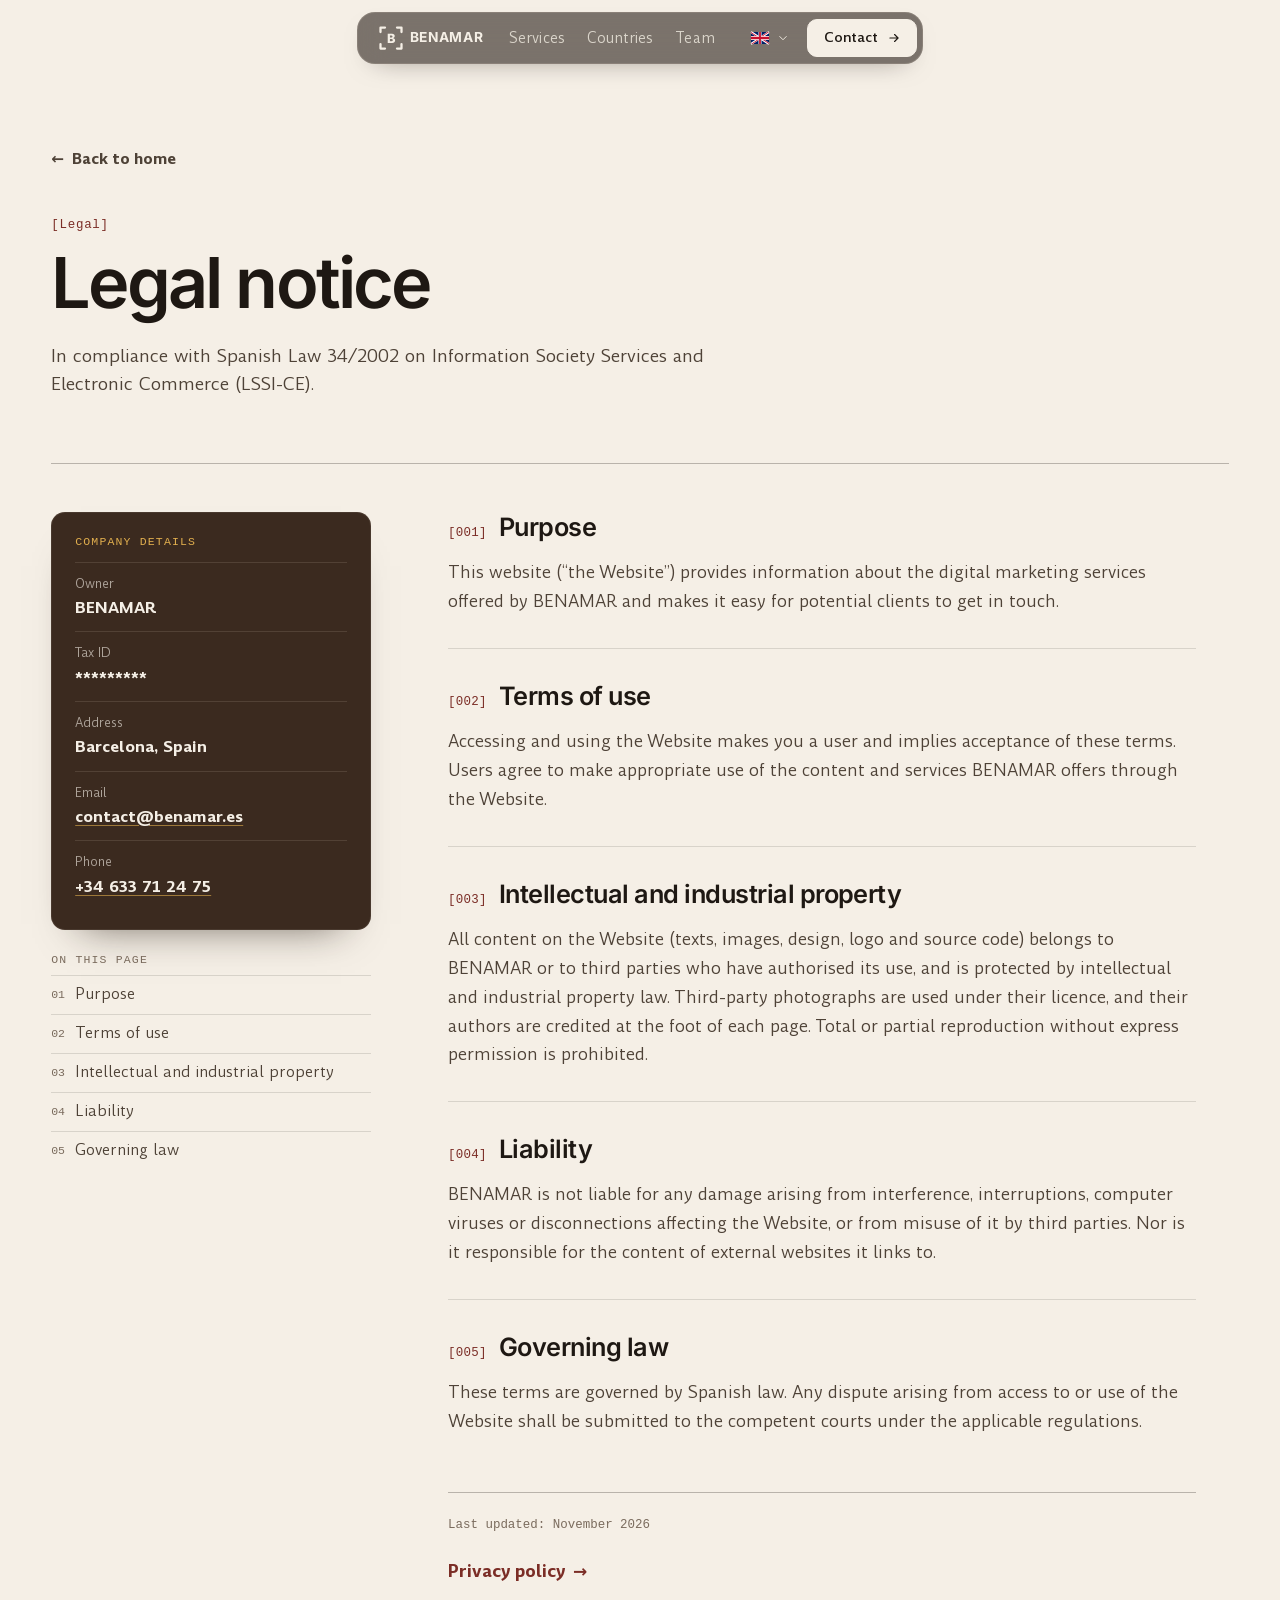
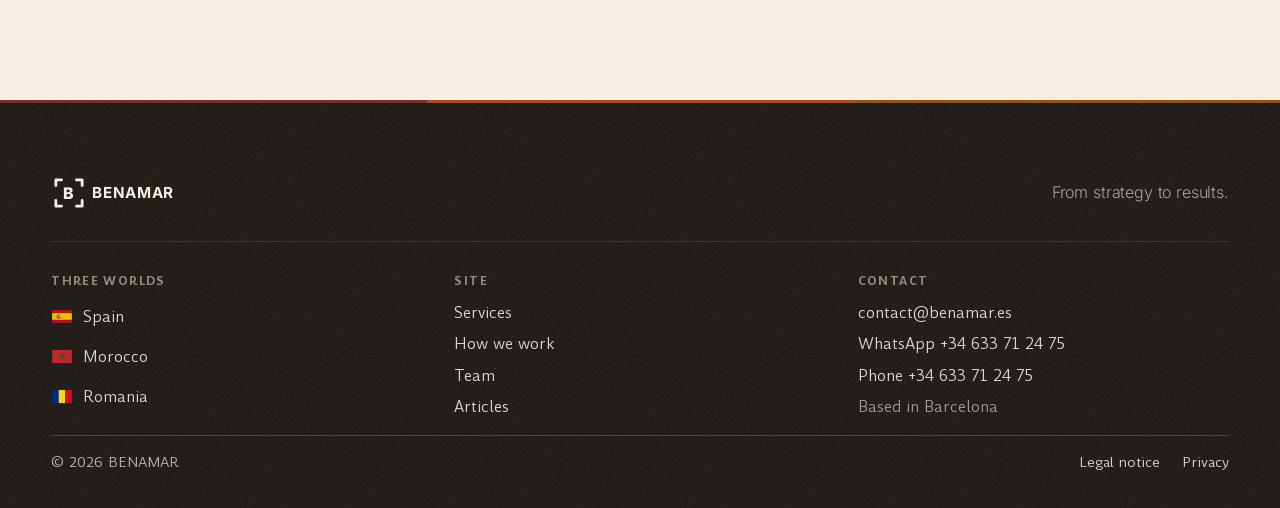
<file: aviso-legal.html>
<!doctype html>
<html lang="es" data-title-key="tl_aviso" data-desc-key="dl_aviso">
<head>
  <meta charset="utf-8">
  <meta name="viewport" content="width=device-width, initial-scale=1">
  <title>Aviso legal · BENAMAR</title>
  <meta name="description" content="Aviso legal de BENAMAR, agencia de marketing digital con base en Barcelona.">
  <link rel="canonical" href="https://benamar.es/aviso-legal.html">
  <meta name="theme-color" content="#F5EFE6">
  <meta property="og:type" content="website">
  <meta property="og:url" content="https://benamar.es/aviso-legal.html">
  <meta property="og:site_name" content="BENAMAR">
  <meta property="og:locale" content="es_ES">
  <meta property="og:title" content="Aviso legal · BENAMAR">
  <meta property="og:description" content="Aviso legal de BENAMAR, agencia de marketing digital con base en Barcelona.">
  <meta property="og:image" content="https://benamar.es/assets/img/share.jpg">
  <meta property="og:image:width" content="1200">
  <meta property="og:image:height" content="630">
  <meta name="twitter:card" content="summary_large_image">
  <link rel="icon" href="favicon.svg" type="image/svg+xml">
  <link rel="preload" href="assets/fonts/inter-latin.woff2" as="font" type="font/woff2" crossorigin>
  <link rel="preload" href="assets/fonts/amulya-400.woff2" as="font" type="font/woff2" crossorigin>
  <link rel="preload" href="assets/fonts/mano-latin.woff2" as="font" type="font/woff2" crossorigin>
  <link rel="stylesheet" href="css/style.css?v=57">
  <script>document.documentElement.classList.add('js')</script>
</head>
<body>
<!-- Aviso legal: generada con tools/legal.mjs a partir de index.html. No editar a mano. -->
  <a class="skip" href="#main" data-i18n="skip">Saltar al contenido</a>

  <header class="hdr" data-hdr>
    <div class="hdr__in">
      <nav class="hdr__nav" aria-label="Principal" data-i18n-attr="aria-label:nav_label">
        <a href="./#servicios" data-i18n="nav_services">Servicios</a>
        <a href="./#mundos" data-i18n="nav_worlds">Países</a>
        <a href="./#equipo" data-i18n="nav_team">Equipo</a>
        <span class="hdr__ind" aria-hidden="true"></span>
      </nav>

      <a class="brand" href="./" aria-label="BENAMAR, inicio" data-i18n-attr="aria-label:brand_label">
        <svg class="brand__mark" viewBox="0 0 32 32" fill="none" aria-hidden="true"><path d="M2 8 L2 2 L8 2" stroke="currentColor" stroke-width="2" stroke-linecap="round" stroke-linejoin="round"/><path d="M24 2 L30 2 L30 8" stroke="currentColor" stroke-width="2" stroke-linecap="round" stroke-linejoin="round"/><path d="M2 24 L2 30 L8 30" stroke="currentColor" stroke-width="2" stroke-linecap="round" stroke-linejoin="round"/><path d="M30 24 L30 30 L24 30" stroke="currentColor" stroke-width="2" stroke-linecap="round" stroke-linejoin="round"/><text x="16" y="22" text-anchor="middle" font-family="Inter, -apple-system, sans-serif" font-weight="800" font-size="16" fill="currentColor">B</text></svg>
        <span class="brand__word">BENAMAR</span>
      </a>

      <div class="hdr__end">
        <div class="lang-dd" data-lang-dd>
          <button class="lang-dd__btn" type="button" aria-haspopup="true" aria-expanded="false" aria-controls="lang-list" data-lang-dd-btn>
            <span class="vh" data-i18n="lang_label">Idioma</span>
            <svg class="flag" viewBox="0 0 30 20" aria-hidden="true"><use href="#flag-es" data-lang-dd-flag/></svg>
            <span class="lang-dd__code" data-lang-dd-code>ES</span>
            <svg class="lang-dd__chev" viewBox="0 0 24 24" aria-hidden="true"><path d="m6 9 6 6 6-6" fill="none" stroke="currentColor" stroke-width="1.6"/></svg>
          </button>
          <ul class="lang-dd__list" id="lang-list" role="list" data-lang-dd-list>
            <li><button type="button" data-lang="es" lang="es" aria-pressed="true"><svg class="flag" viewBox="0 0 30 20" aria-hidden="true"><use href="#flag-es"/></svg><span>Español</span><span class="lang-dd__iso">ES</span></button></li>
            <li><button type="button" data-lang="ca" lang="ca" aria-pressed="false"><svg class="flag" viewBox="0 0 30 20" aria-hidden="true"><use href="#flag-ca"/></svg><span>Català</span><span class="lang-dd__iso">CA</span></button></li>
            <li><button type="button" data-lang="en" lang="en" aria-pressed="false"><svg class="flag" viewBox="0 0 30 20" aria-hidden="true"><use href="#flag-en"/></svg><span>English</span><span class="lang-dd__iso">EN</span></button></li>
            <li><button type="button" data-lang="fr" lang="fr" aria-pressed="false"><svg class="flag" viewBox="0 0 30 20" aria-hidden="true"><use href="#flag-fr"/></svg><span>Français</span><span class="lang-dd__iso">FR</span></button></li>
            <li><button type="button" data-lang="ro" lang="ro" aria-pressed="false"><svg class="flag" viewBox="0 0 30 20" aria-hidden="true"><use href="#flag-ro"/></svg><span>Română</span><span class="lang-dd__iso">RO</span></button></li>
          </ul>
        </div>
        <a class="btn btn--sm hdr__cta" href="./#contacto" data-i18n="hdr_cta">Contacto</a>
        <button class="hdr__menu" type="button" aria-expanded="false" aria-controls="menu" data-menu-btn>
          <span class="hdr__menu-lines" aria-hidden="true"><i></i><i></i></span>
          <span data-i18n="menu">Menú</span>
        </button>
      </div>
    </div>
    <span class="hdr__progress" aria-hidden="true"><i></i><i></i><i></i></span>
  </header>

  <div class="menu" id="menu" hidden>
    <nav class="menu__nav" aria-label="Menú" data-i18n-attr="aria-label:menu">
      <a href="./#servicios" data-i18n="nav_services">Servicios</a>
      <a href="./#mundos" data-i18n="nav_worlds">Países</a>
      <a href="./#equipo" data-i18n="nav_team">Equipo</a>
    </nav>
    <div class="menu__foot">
      <a class="btn" href="./#contacto" data-i18n="cta_main">Pedir una propuesta</a>
      <div class="langs langs--menu" role="group" aria-label="Idioma" data-i18n-attr="aria-label:lang_label">
        <button type="button" data-lang="es" lang="es" aria-pressed="true"><svg class="flag" viewBox="0 0 30 20" aria-hidden="true"><use href="#flag-es"/></svg><span>ES</span></button>
        <button type="button" data-lang="ca" lang="ca" aria-pressed="false"><svg class="flag" viewBox="0 0 30 20" aria-hidden="true"><use href="#flag-ca"/></svg><span>CA</span></button>
        <button type="button" data-lang="en" lang="en" aria-pressed="false"><svg class="flag" viewBox="0 0 30 20" aria-hidden="true"><use href="#flag-en"/></svg><span>EN</span></button>
        <button type="button" data-lang="fr" lang="fr" aria-pressed="false"><svg class="flag" viewBox="0 0 30 20" aria-hidden="true"><use href="#flag-fr"/></svg><span>FR</span></button>
        <button type="button" data-lang="ro" lang="ro" aria-pressed="false"><svg class="flag" viewBox="0 0 30 20" aria-hidden="true"><use href="#flag-ro"/></svg><span>RO</span></button>
      </div>
    </div>
  </div>

  <main id="main">

    <section class="legal" aria-label="Aviso legal">
      <div class="wrap">
        <a class="legal__back" href="./"><span aria-hidden="true">←</span> <span data-i18n="back_home">Volver al inicio</span></a>
      <div class="legal__doc" data-legal="es" lang="es">
        <header class="legal__head">
          <p class="legal__tag">[Legal]</p>
          <h1>Aviso legal</h1>
          <p class="legal__lead">En cumplimiento de la Ley 34/2002, de Servicios de la Sociedad de la Información y de Comercio Electrónico (LSSI-CE).</p>
        </header>
        <div class="legal__grid">
          <aside class="legal__aside">
            <dl class="legal__ficha" aria-label="Datos identificativos">
              <p class="legal__ficha-t">Datos identificativos</p>
              <div><dt>Titular</dt><dd>BENAMAR</dd></div>
              <div><dt>NIF/CIF</dt><dd>*********</dd></div>
              <div><dt>Domicilio</dt><dd>Barcelona, España</dd></div>
              <div><dt>Email</dt><dd><a href="mailto:contact@benamar.es">contact@benamar.es</a></dd></div>
              <div><dt>Teléfono</dt><dd><a href="tel:+34633712475">+34 633 71 24 75</a></dd></div>
            </dl>
            <nav class="legal__idx" aria-label="En esta página">
              <p class="legal__idx-t">En esta página</p>
              <ol>
              <li><a href="#aviso-es-1"><span>01</span> Objeto</a></li>
              <li><a href="#aviso-es-2"><span>02</span> Condiciones de uso</a></li>
              <li><a href="#aviso-es-3"><span>03</span> Propiedad intelectual e industrial</a></li>
              <li><a href="#aviso-es-4"><span>04</span> Responsabilidad</a></li>
              <li><a href="#aviso-es-5"><span>05</span> Legislación aplicable</a></li>
              </ol>
            </nav>
          </aside>
          <div class="legal__body">
            <section class="legal__sec" id="aviso-es-1">
              <h2><span class="legal__n" aria-hidden="true">[001]</span> Objeto</h2>
              <p>Este sitio web (en adelante, «la Web») tiene como finalidad informar sobre los servicios de marketing digital que ofrece BENAMAR y facilitar el contacto con clientes potenciales.</p>
            </section>
            <section class="legal__sec" id="aviso-es-2">
              <h2><span class="legal__n" aria-hidden="true">[002]</span> Condiciones de uso</h2>
              <p>El acceso y uso de la Web atribuye la condición de usuario e implica la aceptación de estas condiciones. El usuario se compromete a hacer un uso adecuado de los contenidos y servicios que BENAMAR ofrece a través de la Web.</p>
            </section>
            <section class="legal__sec" id="aviso-es-3">
              <h2><span class="legal__n" aria-hidden="true">[003]</span> Propiedad intelectual e industrial</h2>
              <p>Todos los contenidos de la Web (textos, imágenes, diseño, logotipo y código fuente) son titularidad de BENAMAR o de terceros que han autorizado su uso, y están protegidos por la normativa de propiedad intelectual e industrial. Las fotografías de terceros se usan con su licencia y se cita a sus autores al pie de cada página. Queda prohibida su reproducción total o parcial sin autorización expresa.</p>
            </section>
            <section class="legal__sec" id="aviso-es-4">
              <h2><span class="legal__n" aria-hidden="true">[004]</span> Responsabilidad</h2>
              <p>BENAMAR no se hace responsable de los daños que pudieran derivarse de interferencias, interrupciones, virus informáticos o desconexiones en el funcionamiento de la Web, ni de los derivados del mal uso que terceros hagan de ella. Tampoco responde del contenido de las webs externas a las que se enlace.</p>
            </section>
            <section class="legal__sec" id="aviso-es-5">
              <h2><span class="legal__n" aria-hidden="true">[005]</span> Legislación aplicable</h2>
              <p>Estas condiciones se rigen por la legislación española. Para cualquier controversia derivada del acceso o uso de la Web, las partes se someten a los juzgados y tribunales que correspondan según la normativa aplicable.</p>
            </section>
            <p class="legal__upd">Última actualización: noviembre de 2026</p>
            <a class="legal__other" href="privacidad.html">Política de privacidad <span aria-hidden="true">→</span></a>
          </div>
        </div>
      </div>
      <div class="legal__doc" data-legal="ca" lang="ca">
        <header class="legal__head">
          <p class="legal__tag">[Legal]</p>
          <h1>Avís legal</h1>
          <p class="legal__lead">En compliment de la Llei 34/2002, de serveis de la societat de la informació i de comerç electrònic (LSSI-CE).</p>
        </header>
        <div class="legal__grid">
          <aside class="legal__aside">
            <dl class="legal__ficha" aria-label="Dades identificatives">
              <p class="legal__ficha-t">Dades identificatives</p>
              <div><dt>Titular</dt><dd>BENAMAR</dd></div>
              <div><dt>NIF/CIF</dt><dd>*********</dd></div>
              <div><dt>Domicili</dt><dd>Barcelona, Espanya</dd></div>
              <div><dt>Correu</dt><dd><a href="mailto:contact@benamar.es">contact@benamar.es</a></dd></div>
              <div><dt>Telèfon</dt><dd><a href="tel:+34633712475">+34 633 71 24 75</a></dd></div>
            </dl>
            <nav class="legal__idx" aria-label="En aquesta pàgina">
              <p class="legal__idx-t">En aquesta pàgina</p>
              <ol>
              <li><a href="#aviso-ca-1"><span>01</span> Objecte</a></li>
              <li><a href="#aviso-ca-2"><span>02</span> Condicions d’ús</a></li>
              <li><a href="#aviso-ca-3"><span>03</span> Propietat intel·lectual i industrial</a></li>
              <li><a href="#aviso-ca-4"><span>04</span> Responsabilitat</a></li>
              <li><a href="#aviso-ca-5"><span>05</span> Legislació aplicable</a></li>
              </ol>
            </nav>
          </aside>
          <div class="legal__body">
            <section class="legal__sec" id="aviso-ca-1">
              <h2><span class="legal__n" aria-hidden="true">[001]</span> Objecte</h2>
              <p>Aquest lloc web (d’ara endavant, «el Web») té com a finalitat informar sobre els serveis de màrqueting digital que ofereix BENAMAR i facilitar el contacte amb clients potencials.</p>
            </section>
            <section class="legal__sec" id="aviso-ca-2">
              <h2><span class="legal__n" aria-hidden="true">[002]</span> Condicions d’ús</h2>
              <p>L’accés i l’ús del Web atribueixen la condició d’usuari i impliquen l’acceptació d’aquestes condicions. L’usuari es compromet a fer un ús adequat dels continguts i serveis que BENAMAR ofereix a través del Web.</p>
            </section>
            <section class="legal__sec" id="aviso-ca-3">
              <h2><span class="legal__n" aria-hidden="true">[003]</span> Propietat intel·lectual i industrial</h2>
              <p>Tots els continguts del Web (textos, imatges, disseny, logotip i codi font) són titularitat de BENAMAR o de tercers que n’han autoritzat l’ús, i estan protegits per la normativa de propietat intel·lectual i industrial. Les fotografies de tercers s’utilitzen amb la seva llicència i se’n citen els autors al peu de cada pàgina. Se’n prohibeix la reproducció total o parcial sense autorització expressa.</p>
            </section>
            <section class="legal__sec" id="aviso-ca-4">
              <h2><span class="legal__n" aria-hidden="true">[004]</span> Responsabilitat</h2>
              <p>BENAMAR no es fa responsable dels danys que es puguin derivar d’interferències, interrupcions, virus informàtics o desconnexions en el funcionament del Web, ni dels derivats del mal ús que en facin tercers. Tampoc no respon del contingut dels webs externs als quals s’enllaci.</p>
            </section>
            <section class="legal__sec" id="aviso-ca-5">
              <h2><span class="legal__n" aria-hidden="true">[005]</span> Legislació aplicable</h2>
              <p>Aquestes condicions es regeixen per la legislació espanyola. Per a qualsevol controvèrsia derivada de l’accés o l’ús del Web, les parts se sotmeten als jutjats i tribunals que corresponguin segons la normativa aplicable.</p>
            </section>
            <p class="legal__upd">Última actualització: novembre de 2026</p>
            <a class="legal__other" href="privacidad.html">Política de privacitat <span aria-hidden="true">→</span></a>
          </div>
        </div>
      </div>
      <div class="legal__doc" data-legal="en" lang="en">
        <header class="legal__head">
          <p class="legal__tag">[Legal]</p>
          <h1>Legal notice</h1>
          <p class="legal__lead">In compliance with Spanish Law 34/2002 on Information Society Services and Electronic Commerce (LSSI-CE).</p>
        </header>
        <div class="legal__grid">
          <aside class="legal__aside">
            <dl class="legal__ficha" aria-label="Company details">
              <p class="legal__ficha-t">Company details</p>
              <div><dt>Owner</dt><dd>BENAMAR</dd></div>
              <div><dt>Tax ID</dt><dd>*********</dd></div>
              <div><dt>Address</dt><dd>Barcelona, Spain</dd></div>
              <div><dt>Email</dt><dd><a href="mailto:contact@benamar.es">contact@benamar.es</a></dd></div>
              <div><dt>Phone</dt><dd><a href="tel:+34633712475">+34 633 71 24 75</a></dd></div>
            </dl>
            <nav class="legal__idx" aria-label="On this page">
              <p class="legal__idx-t">On this page</p>
              <ol>
              <li><a href="#aviso-en-1"><span>01</span> Purpose</a></li>
              <li><a href="#aviso-en-2"><span>02</span> Terms of use</a></li>
              <li><a href="#aviso-en-3"><span>03</span> Intellectual and industrial property</a></li>
              <li><a href="#aviso-en-4"><span>04</span> Liability</a></li>
              <li><a href="#aviso-en-5"><span>05</span> Governing law</a></li>
              </ol>
            </nav>
          </aside>
          <div class="legal__body">
            <section class="legal__sec" id="aviso-en-1">
              <h2><span class="legal__n" aria-hidden="true">[001]</span> Purpose</h2>
              <p>This website (“the Website”) provides information about the digital marketing services offered by BENAMAR and makes it easy for potential clients to get in touch.</p>
            </section>
            <section class="legal__sec" id="aviso-en-2">
              <h2><span class="legal__n" aria-hidden="true">[002]</span> Terms of use</h2>
              <p>Accessing and using the Website makes you a user and implies acceptance of these terms. Users agree to make appropriate use of the content and services BENAMAR offers through the Website.</p>
            </section>
            <section class="legal__sec" id="aviso-en-3">
              <h2><span class="legal__n" aria-hidden="true">[003]</span> Intellectual and industrial property</h2>
              <p>All content on the Website (texts, images, design, logo and source code) belongs to BENAMAR or to third parties who have authorised its use, and is protected by intellectual and industrial property law. Third-party photographs are used under their licence, and their authors are credited at the foot of each page. Total or partial reproduction without express permission is prohibited.</p>
            </section>
            <section class="legal__sec" id="aviso-en-4">
              <h2><span class="legal__n" aria-hidden="true">[004]</span> Liability</h2>
              <p>BENAMAR is not liable for any damage arising from interference, interruptions, computer viruses or disconnections affecting the Website, or from misuse of it by third parties. Nor is it responsible for the content of external websites it links to.</p>
            </section>
            <section class="legal__sec" id="aviso-en-5">
              <h2><span class="legal__n" aria-hidden="true">[005]</span> Governing law</h2>
              <p>These terms are governed by Spanish law. Any dispute arising from access to or use of the Website shall be submitted to the competent courts under the applicable regulations.</p>
            </section>
            <p class="legal__upd">Last updated: November 2026</p>
            <a class="legal__other" href="privacidad.html">Privacy policy <span aria-hidden="true">→</span></a>
          </div>
        </div>
      </div>
      <div class="legal__doc" data-legal="fr" lang="fr">
        <header class="legal__head">
          <p class="legal__tag">[Mentions]</p>
          <h1>Mentions légales</h1>
          <p class="legal__lead">Conformément à la loi espagnole 34/2002 sur les services de la société de l’information et le commerce électronique (LSSI-CE).</p>
        </header>
        <div class="legal__grid">
          <aside class="legal__aside">
            <dl class="legal__ficha" aria-label="Informations légales">
              <p class="legal__ficha-t">Informations légales</p>
              <div><dt>Titulaire</dt><dd>BENAMAR</dd></div>
              <div><dt>N° fiscal</dt><dd>*********</dd></div>
              <div><dt>Adresse</dt><dd>Barcelone, Espagne</dd></div>
              <div><dt>E-mail</dt><dd><a href="mailto:contact@benamar.es">contact@benamar.es</a></dd></div>
              <div><dt>Téléphone</dt><dd><a href="tel:+34633712475">+34 633 71 24 75</a></dd></div>
            </dl>
            <nav class="legal__idx" aria-label="Sur cette page">
              <p class="legal__idx-t">Sur cette page</p>
              <ol>
              <li><a href="#aviso-fr-1"><span>01</span> Objet</a></li>
              <li><a href="#aviso-fr-2"><span>02</span> Conditions d’utilisation</a></li>
              <li><a href="#aviso-fr-3"><span>03</span> Propriété intellectuelle et industrielle</a></li>
              <li><a href="#aviso-fr-4"><span>04</span> Responsabilité</a></li>
              <li><a href="#aviso-fr-5"><span>05</span> Droit applicable</a></li>
              </ol>
            </nav>
          </aside>
          <div class="legal__body">
            <section class="legal__sec" id="aviso-fr-1">
              <h2><span class="legal__n" aria-hidden="true">[001]</span> Objet</h2>
              <p>Ce site web (ci-après « le Site ») a pour objet de présenter les services de marketing digital proposés par BENAMAR et de faciliter la prise de contact avec de futurs clients.</p>
            </section>
            <section class="legal__sec" id="aviso-fr-2">
              <h2><span class="legal__n" aria-hidden="true">[002]</span> Conditions d’utilisation</h2>
              <p>L’accès au Site et son utilisation confèrent la qualité d’utilisateur et impliquent l’acceptation des présentes conditions. L’utilisateur s’engage à faire un usage approprié des contenus et services proposés par BENAMAR sur le Site.</p>
            </section>
            <section class="legal__sec" id="aviso-fr-3">
              <h2><span class="legal__n" aria-hidden="true">[003]</span> Propriété intellectuelle et industrielle</h2>
              <p>L’ensemble des contenus du Site (textes, images, design, logo et code source) appartient à BENAMAR ou à des tiers qui en ont autorisé l’utilisation, et est protégé par le droit de la propriété intellectuelle et industrielle. Les photographies de tiers sont utilisées selon leur licence et leurs auteurs sont cités en bas de chaque page. Toute reproduction totale ou partielle sans autorisation expresse est interdite.</p>
            </section>
            <section class="legal__sec" id="aviso-fr-4">
              <h2><span class="legal__n" aria-hidden="true">[004]</span> Responsabilité</h2>
              <p>BENAMAR décline toute responsabilité pour les dommages pouvant résulter d’interférences, d’interruptions, de virus informatiques ou de déconnexions affectant le Site, ainsi que de toute utilisation abusive par des tiers. BENAMAR ne répond pas non plus du contenu des sites externes vers lesquels il renvoie.</p>
            </section>
            <section class="legal__sec" id="aviso-fr-5">
              <h2><span class="legal__n" aria-hidden="true">[005]</span> Droit applicable</h2>
              <p>Les présentes conditions sont régies par le droit espagnol. Tout litige lié à l’accès au Site ou à son utilisation sera soumis aux juridictions compétentes selon la réglementation applicable.</p>
            </section>
            <p class="legal__upd">Dernière mise à jour : novembre 2026</p>
            <a class="legal__other" href="privacidad.html">Politique de confidentialité <span aria-hidden="true">→</span></a>
          </div>
        </div>
      </div>
      <div class="legal__doc" data-legal="ro" lang="ro">
        <header class="legal__head">
          <p class="legal__tag">[Legal]</p>
          <h1>Mențiuni legale</h1>
          <p class="legal__lead">În conformitate cu Legea spaniolă 34/2002 privind serviciile societății informaționale și comerțul electronic (LSSI-CE).</p>
        </header>
        <div class="legal__grid">
          <aside class="legal__aside">
            <dl class="legal__ficha" aria-label="Date de identificare">
              <p class="legal__ficha-t">Date de identificare</p>
              <div><dt>Titular</dt><dd>BENAMAR</dd></div>
              <div><dt>Cod fiscal</dt><dd>*********</dd></div>
              <div><dt>Sediu</dt><dd>Barcelona, Spania</dd></div>
              <div><dt>E-mail</dt><dd><a href="mailto:contact@benamar.es">contact@benamar.es</a></dd></div>
              <div><dt>Telefon</dt><dd><a href="tel:+34633712475">+34 633 71 24 75</a></dd></div>
            </dl>
            <nav class="legal__idx" aria-label="Pe această pagină">
              <p class="legal__idx-t">Pe această pagină</p>
              <ol>
              <li><a href="#aviso-ro-1"><span>01</span> Obiect</a></li>
              <li><a href="#aviso-ro-2"><span>02</span> Condiții de utilizare</a></li>
              <li><a href="#aviso-ro-3"><span>03</span> Proprietate intelectuală și industrială</a></li>
              <li><a href="#aviso-ro-4"><span>04</span> Răspundere</a></li>
              <li><a href="#aviso-ro-5"><span>05</span> Legislație aplicabilă</a></li>
              </ol>
            </nav>
          </aside>
          <div class="legal__body">
            <section class="legal__sec" id="aviso-ro-1">
              <h2><span class="legal__n" aria-hidden="true">[001]</span> Obiect</h2>
              <p>Acest site (denumit în continuare „Site-ul”) are rolul de a prezenta serviciile de marketing digital oferite de BENAMAR și de a facilita contactul cu potențiali clienți.</p>
            </section>
            <section class="legal__sec" id="aviso-ro-2">
              <h2><span class="legal__n" aria-hidden="true">[002]</span> Condiții de utilizare</h2>
              <p>Accesarea și utilizarea Site-ului vă conferă calitatea de utilizator și implică acceptarea acestor condiții. Utilizatorul se angajează să folosească în mod adecvat conținutul și serviciile oferite de BENAMAR prin Site.</p>
            </section>
            <section class="legal__sec" id="aviso-ro-3">
              <h2><span class="legal__n" aria-hidden="true">[003]</span> Proprietate intelectuală și industrială</h2>
              <p>Întregul conținut al Site-ului (texte, imagini, design, logo și cod sursă) aparține BENAMAR sau unor terți care au autorizat utilizarea lui și este protejat de legislația privind proprietatea intelectuală și industrială. Fotografiile terților sunt folosite conform licenței lor, iar autorii sunt menționați în subsolul fiecărei pagini. Reproducerea totală sau parțială fără acord expres este interzisă.</p>
            </section>
            <section class="legal__sec" id="aviso-ro-4">
              <h2><span class="legal__n" aria-hidden="true">[004]</span> Răspundere</h2>
              <p>BENAMAR nu răspunde pentru daunele care ar putea rezulta din interferențe, întreruperi, viruși informatici sau deconectări în funcționarea Site-ului și nici pentru utilizarea lui necorespunzătoare de către terți. De asemenea, nu răspunde pentru conținutul site-urilor externe către care trimite.</p>
            </section>
            <section class="legal__sec" id="aviso-ro-5">
              <h2><span class="legal__n" aria-hidden="true">[005]</span> Legislație aplicabilă</h2>
              <p>Aceste condiții sunt guvernate de legislația spaniolă. Orice litigiu legat de accesarea sau utilizarea Site-ului va fi soluționat de instanțele competente conform normelor aplicabile.</p>
            </section>
            <p class="legal__upd">Ultima actualizare: noiembrie 2026</p>
            <a class="legal__other" href="privacidad.html">Politica de confidențialitate <span aria-hidden="true">→</span></a>
          </div>
        </div>
      </div>
      </div>
    </section>

  </main>

  <footer class="ftr">
    <span class="tri tri--edge" aria-hidden="true"><i></i><i></i><i></i></span>
    <div class="wrap">
      <div class="ftr__brand" data-reveal>
        <a class="ftr__logo" href="./" aria-label="BENAMAR, inicio" data-i18n-attr="aria-label:brand_label">
          <svg class="ftr__logo-mark" viewBox="0 0 32 32" fill="none" aria-hidden="true"><path d="M2 8 L2 2 L8 2" stroke="currentColor" stroke-width="2" stroke-linecap="round" stroke-linejoin="round"/><path d="M24 2 L30 2 L30 8" stroke="currentColor" stroke-width="2" stroke-linecap="round" stroke-linejoin="round"/><path d="M2 24 L2 30 L8 30" stroke="currentColor" stroke-width="2" stroke-linecap="round" stroke-linejoin="round"/><path d="M30 24 L30 30 L24 30" stroke="currentColor" stroke-width="2" stroke-linecap="round" stroke-linejoin="round"/><text x="16" y="22" text-anchor="middle" font-family="Inter, -apple-system, sans-serif" font-weight="800" font-size="16" fill="currentColor">B</text></svg>
          <span>BENAMAR</span>
        </a>
        <p class="ftr__claim"><span data-i18n="h1a">De la estrategia</span> <span data-i18n="h1b">al resultado.</span></p>
      </div>

      <div class="ftr__cards">
        <section class="ftr__card" aria-labelledby="ftr-paises" data-reveal style="--d: 0">
          <h2 class="ftr__h" id="ftr-paises" data-i18n="ftr_worlds">Tres mundos</h2>
            <ul class="ftr__countries">
              <li><a href="espana.html"><svg class="flag" viewBox="0 0 30 20" aria-hidden="true"><use href="#flag-es"/></svg><span data-i18n="name_es">España</span></a></li>
              <li><a href="marruecos.html"><svg class="flag" viewBox="0 0 30 20" aria-hidden="true"><use href="#flag-ma"/></svg><span data-i18n="name_ma">Marruecos</span></a></li>
              <li><a href="rumania.html"><svg class="flag" viewBox="0 0 30 20" aria-hidden="true"><use href="#flag-ro"/></svg><span data-i18n="name_ro">Rumanía</span></a></li>
            </ul>
        </section>
        <nav class="ftr__card" aria-labelledby="ftr-nav" data-reveal style="--d: 1">
          <h2 class="ftr__h" id="ftr-nav" data-i18n="ftr_nav">Navegación</h2>
          <ul>
            <li><a href="./#servicios" data-i18n="nav_services">Servicios</a></li>
            <li><a href="./#metodo" data-i18n="method_h">Cómo trabajamos</a></li>
            <li><a href="./#equipo" data-i18n="nav_team">Equipo</a></li>
            <li><a href="articulos/" data-i18n-attr="href:art_href" data-i18n="nav_articles">Artículos</a></li>
          </ul>
        </nav>
        <section class="ftr__card" aria-labelledby="ftr-contacto" data-reveal style="--d: 2">
          <h2 class="ftr__h" id="ftr-contacto" data-i18n="ftr_contact">Contacto</h2>
          <ul>
            <li><a href="mailto:contact@benamar.es">contact@benamar.es</a></li>
            <li><a href="https://wa.me/34633712475" target="_blank" rel="noopener">WhatsApp +34 633 71 24 75<span class="vh" data-i18n="newtab"> (se abre en una pestaña nueva)</span></a></li>
            <li><a href="tel:+34633712475"><span data-i18n="c_phone">Teléfono</span> +34 633 71 24 75</a></li>
            <li class="ftr__muted" data-i18n="ftr_base">Base en Barcelona</li>
          </ul>
        </section>
      </div>

            <div class="ftr__legal">
        <p>© <span data-year>2026</span> BENAMAR</p>
        <p>
          <a href="aviso-legal.html" data-i18n-attr="href:legal_href" data-i18n="legal1">Aviso legal</a>
          <a href="privacidad.html" data-i18n-attr="href:privacy_href" data-i18n="legal2">Privacidad</a>
        </p>
      </div>
    </div>
  </footer>

  <a class="wa-float" href="https://wa.me/34633712475?text=Hola%2C%20quiero%20pedir%20una%20propuesta." target="_blank" rel="noopener" aria-label="Escribir por WhatsApp" data-i18n-attr="href:wa_href;aria-label:cta_wa" data-wa-float>
    <svg class="wa-float__ico" viewBox="0 0 24 24" aria-hidden="true"><path d="M12 3.2a8.8 8.8 0 0 0-7.6 13.2L3.2 20.8l4.5-1.2A8.8 8.8 0 1 0 12 3.2Z" fill="none" stroke="currentColor" stroke-width="1.6" stroke-linejoin="round"/><path d="M9.1 7.9c.2-.4.4-.4.7-.4h.5c.2 0 .4 0 .6.5l.7 1.7c.1.2.1.4 0 .6l-.4.6c-.1.2-.2.3 0 .6.4.7 1 1.3 1.6 1.8.6.4 1 .6 1.3.7.2.1.4 0 .5-.1l.6-.8c.2-.2.4-.2.6-.1l1.6.8c.2.1.4.2.4.4 0 .6-.2 1.2-.6 1.5-.5.4-1.2.7-2 .5-1-.2-2.2-.7-3.5-1.8-1.4-1.2-2.3-2.6-2.6-3.4-.4-1-.1-2 .4-2.6Z" fill="currentColor"/></svg>
    <span class="wa-float__l" data-i18n="cta_wa">Escribir por WhatsApp</span>
  </a>

  <svg id="sprite" width="0" height="0" style="position:absolute" aria-hidden="true" focusable="false">
    <defs><filter id="viento" x="-10%" y="-22%" width="120%" height="144%" color-interpolation-filters="sRGB"><feTurbulence type="fractalNoise" baseFrequency=".07 .05" numOctaves="1" seed="5" result="w"><animate attributeName="baseFrequency" values=".07 .05;.088 .041;.07 .05" dur="3.4s" repeatCount="indefinite" calcMode="spline" keyTimes="0;.5;1" keySplines=".45 0 .55 1;.45 0 .55 1"/></feTurbulence><feDisplacementMap in="SourceGraphic" in2="w" scale="1.6" xChannelSelector="R" yChannelSelector="G" result="d"><animate attributeName="scale" values="1.6;4.2;1.6" dur="2.6s" repeatCount="indefinite" calcMode="spline" keyTimes="0;.5;1" keySplines=".45 0 .55 1;.45 0 .55 1"/></feDisplacementMap><feTurbulence type="fractalNoise" baseFrequency=".1 .004" numOctaves="1" seed="12" result="p"/><feOffset in="p" dx="0" result="po"><animate attributeName="dx" values="-3;3;-3" dur="3.4s" repeatCount="indefinite" calcMode="spline" keyTimes="0;.5;1" keySplines=".45 0 .55 1;.45 0 .55 1"/></feOffset><feColorMatrix in="po" type="matrix" values="0 0 0 0 0  0 0 0 0 0  0 0 0 0 0  0 3.2 0 0 -1.55" result="sa"/><feFlood flood-color="#120a04" flood-opacity=".36"/><feComposite in2="sa" operator="in"/><feComposite in2="d" operator="in" result="sombra"/><feColorMatrix in="po" type="matrix" values="0 0 0 0 1  0 0 0 0 1  0 0 0 0 1  0 -3.2 0 0 1.45" result="la"/><feFlood flood-color="#fff" flood-opacity=".24"/><feComposite in2="la" operator="in"/><feComposite in2="d" operator="in" result="luz"/><feMerge><feMergeNode in="d"/><feMergeNode in="sombra"/><feMergeNode in="luz"/></feMerge></filter><filter id="tinta" x="-10%" y="-10%" width="120%" height="120%"><feTurbulence type="fractalNoise" baseFrequency=".35" numOctaves="1" seed="7"/><feDisplacementMap in="SourceGraphic" scale=".6"/></filter><clipPath id="uk-t"><path d="M30 15h30v15zv15H0zH0V0zV0h30z"/></clipPath></defs>
    <symbol id="flag-es" viewBox="0 0 30 20"><rect x="1.5" y="1" width="27" height="18" fill="#AA151B"/><rect x="1.5" y="5.5" width="27" height="9" fill="#F1BF00"/><g transform="translate(2.307 0.471) scale(0.03971)"><path fill="#ad1519" d="m127.3 213.3-.8-.1-1-1-.7-.4-.6-.8s-.7-1.1-.4-2c.3-.9.9-1.2 1.4-1.5a12 12 0 0 1 1.5-.5l1-.4 1.3-.3.5-.3c.2 0 .7 0 1-.2l1-.2 1.6.1h4.8c.4 0 1.2.3 1.4.4a35 35 0 0 0 2 .7c.5.1 1.6.3 2.2.6.5.3.9.7 1.1 1l.5 1v1.1l-.5.8-.6 1-.8.6s-.5.5-1 .4c-.4 0-4.8-.8-7.6-.8s-7.3.9-7.3.9"/><path fill="none" stroke="#000" stroke-linejoin="round" stroke-width=".3" d="m127.3 213.3-.8-.1-1-1-.7-.4-.6-.8s-.7-1.1-.4-2c.3-.9.9-1.2 1.4-1.5a12 12 0 0 1 1.5-.5l1-.4 1.3-.3.5-.3c.2 0 .7 0 1-.2l1-.2 1.6.1h4.8c.4 0 1.2.3 1.4.4a35 35 0 0 0 2 .7c.5.1 1.6.3 2.2.6.5.3.9.7 1.1 1l.5 1v1.1l-.5.8-.6 1-.8.6s-.5.5-1 .4c-.4 0-4.8-.8-7.6-.8s-7.3.9-7.3.9z"/><path fill="#c8b100" d="M133.3 207c0-1.3.6-2.3 1.3-2.3.8 0 1.4 1 1.4 2.4 0 1.3-.6 2.4-1.4 2.4s-1.3-1.1-1.3-2.5"/><path fill="none" stroke="#000" stroke-width=".3" d="M133.3 207c0-1.3.6-2.3 1.3-2.3.8 0 1.4 1 1.4 2.4 0 1.3-.6 2.4-1.4 2.4s-1.3-1.1-1.3-2.5z"/><path fill="#c8b100" d="M134 207c0-1.2.3-2.1.7-2.1.3 0 .6 1 .6 2.1 0 1.3-.3 2.2-.6 2.2-.4 0-.6-1-.6-2.2"/><path fill="none" stroke="#000" stroke-width=".3" d="M134 207c0-1.2.3-2.1.7-2.1.3 0 .6 1 .6 2.1 0 1.3-.3 2.2-.6 2.2-.4 0-.6-1-.6-2.2z"/><path fill="#c8b100" d="M133.8 204.5c0-.4.4-.8.8-.8s1 .4 1 .8c0 .5-.5.9-1 .9s-.8-.4-.8-.9"/><path fill="#c8b100" d="M135.3 204.2v.6h-1.4v-.6h.5V203h-.7v-.6h.7v-.5h.5v.5h.6v.6h-.6v1.2z"/><path fill="none" stroke="#000" stroke-width=".3" d="M135.3 204.2v.6h-1.4v-.6h.5V203h-.7v-.6h.7v-.5h.5v.5h.6v.6h-.6v1.2h.4"/><path fill="#c8b100" d="M135.9 204.2v.6h-2.5v-.6h1V203h-.7v-.6h.7v-.5h.5v.5h.6v.6h-.6v1.2z"/><path fill="none" stroke="#000" stroke-width=".3" d="M135.9 204.2v.6h-2.5v-.6h1V203h-.7v-.6h.7v-.5h.5v.5h.6v.6h-.6v1.2h1"/><path fill="none" stroke="#000" stroke-width=".3" d="M134.9 203.7c.4.1.6.4.6.8 0 .5-.4.9-.8.9s-1-.4-1-.9c0-.4.3-.7.7-.8"/><path fill="#c8b100" d="M134.7 213.2H130v-1.1l-.3-1.2-.2-1.5c-1.3-1.7-2.5-2.8-2.9-2.5.1-.3.2-.6.5-.7 1.1-.7 3.5 1 5.2 3.6l.5.7h3.8l.4-.7c1.8-2.7 4.1-4.3 5.2-3.6.3.1.4.4.5.7-.4-.3-1.6.8-2.9 2.5l-.2 1.5-.2 1.2-.1 1.1z"/><path fill="none" stroke="#000" stroke-width=".3" d="M134.7 213.2H130v-1.1l-.3-1.2-.2-1.5c-1.3-1.7-2.5-2.8-2.9-2.5.1-.3.2-.6.5-.7 1.1-.7 3.5 1 5.2 3.6l.5.7h3.8l.4-.7c1.8-2.7 4.1-4.3 5.2-3.6.3.1.4.4.5.7-.4-.3-1.6.8-2.9 2.5l-.2 1.5-.2 1.2-.1 1.1z"/><path fill="none" stroke="#000" stroke-width=".3" d="M126.8 206.8c1-.5 3 1.1 4.6 3.6m11-3.6c-.8-.5-2.8 1.1-4.5 3.6"/><path fill="#c8b100" d="m127.8 215.3-.5-1a27.3 27.3 0 0 1 14.7 0l-.5.8a5.7 5.7 0 0 0-.3.8 22.9 22.9 0 0 0-6.6-.8c-2.6 0-5.2.3-6.5.8z"/><path fill="none" stroke="#000" stroke-width=".3" d="m127.8 215.3-.5-1a27.3 27.3 0 0 1 14.7 0l-.5.8a5.7 5.7 0 0 0-.3.8 22.9 22.9 0 0 0-6.6-.8c-2.6 0-5.2.3-6.5.8l-.3-.6"/><path fill="#c8b100" d="M134.6 217.7c2.4 0 5-.4 5.9-.6.6-.2 1-.5 1-.8 0-.2-.2-.3-.4-.4-1.4-.5-4-.8-6.5-.8s-5 .3-6.4.8c-.2 0-.3.2-.4.3 0 .4.3.7 1 .9 1 .2 3.5.6 5.8.6"/><path fill="none" stroke="#000" stroke-width=".3" d="M134.6 217.7c2.4 0 5-.4 5.9-.6.6-.2 1-.5 1-.8 0-.2-.2-.3-.4-.4-1.4-.5-4-.8-6.5-.8s-5 .3-6.4.8c-.2 0-.3.2-.4.3 0 .4.3.7 1 .9 1 .2 3.5.6 5.8.6z"/><path fill="#c8b100" d="m142.1 213.2-.5-.5s-.6.3-1.3.2c-.6 0-.9-1-.9-1s-.7.7-1.3.7c-.7 0-1-.6-1-.6s-.7.5-1.3.4c-.6 0-1.2-.8-1.2-.8s-.6.8-1.2.8c-.6.1-1-.5-1-.5s-.4.6-1.1.7-1.4-.6-1.4-.6-.5.7-1 1c-.5 0-1.2-.4-1.2-.4l-.2.5-.3.1.2.5a27 27 0 0 1 7.2-.9c3 0 5.5.4 7.4 1z"/><path fill="none" stroke="#000" stroke-width=".3" d="m142.1 213.2-.5-.5s-.6.3-1.3.2c-.6 0-.9-1-.9-1s-.7.7-1.3.7c-.7 0-1-.6-1-.6s-.7.5-1.3.4c-.6 0-1.2-.8-1.2-.8s-.6.8-1.2.8c-.6.1-1-.5-1-.5s-.4.6-1.1.7-1.4-.6-1.4-.6-.5.7-1 1c-.5 0-1.2-.4-1.2-.4l-.2.5-.3.1.2.5a27 27 0 0 1 7.2-.9c3 0 5.5.4 7.4 1z"/><path fill="#c8b100" d="M134.7 210.7h.2a1 1 0 0 0 0 .4c0 .6.4 1 1 1a1 1 0 0 0 1-.7l.2-.3v.4c.1.5.6.8 1.1.8.6 0 1-.4 1-1v-.1l.4-.4.2.5a.9.9 0 0 0-.1.4 1 1 0 0 0 1 1c.4 0 .7-.2.9-.5l.2-.2v.3c0 .3.1.6.4.7 0 0 .4 0 1-.4l.7-.7v.4s-.5.8-1 1c-.2.2-.5.4-.8.3-.3 0-.6-.3-.7-.6-.2.2-.4.2-.7.2-.6 0-1.2-.3-1.4-.8-.3.3-.7.5-1.1.5a1.6 1.6 0 0 1-1.2-.6 1.6 1.6 0 0 1-1 .4 1.6 1.6 0 0 1-1.3-.6 1.6 1.6 0 0 1-2.4.2 1.6 1.6 0 0 1-1.2.6 1.5 1.5 0 0 1-1.1-.5c-.2.5-.8.8-1.4.8-.2 0-.5 0-.7-.2-.1.3-.4.6-.7.6-.3 0-.6 0-.9-.2l-1-1 .1-.5.8.7c.5.4.9.4.9.4.3 0 .4-.4.4-.7v-.3l.2.2c.2.3.5.5.9.5a1 1 0 0 0 1-1 .9.9 0 0 0 0-.4v-.5l.4.4a.7.7 0 0 0 0 .1c0 .6.5 1 1 1 .6 0 1-.3 1.1-.9v-.3l.2.3c.2.4.6.7 1 .7.7 0 1.1-.4 1.1-1a1 1 0 0 0 0-.3h.3"/><path fill="none" stroke="#000" stroke-width=".3" d="M134.7 210.7h.2a1 1 0 0 0 0 .4c0 .6.4 1 1 1a1 1 0 0 0 1-.7l.2-.3v.4c.1.5.6.8 1.1.8.6 0 1-.4 1-1v-.1l.4-.4.2.5a.9.9 0 0 0-.1.4 1 1 0 0 0 1 1c.4 0 .7-.2.9-.5l.2-.2v.3c0 .3.1.6.4.7 0 0 .4 0 1-.4l.7-.7v.4s-.5.8-1 1c-.2.2-.5.4-.8.3-.3 0-.6-.3-.7-.6-.2.2-.4.2-.7.2-.6 0-1.2-.3-1.4-.8-.3.3-.7.5-1.1.5a1.6 1.6 0 0 1-1.2-.6 1.6 1.6 0 0 1-1 .4 1.6 1.6 0 0 1-1.3-.6 1.6 1.6 0 0 1-2.4.2 1.6 1.6 0 0 1-1.2.6 1.5 1.5 0 0 1-1.1-.5c-.2.5-.8.8-1.4.8-.2 0-.5 0-.7-.2-.1.3-.4.6-.7.6-.3 0-.6 0-.9-.2l-1-1 .1-.5.8.7c.5.4.9.4.9.4.3 0 .4-.4.4-.7v-.3l.2.2c.2.3.5.5.9.5a1 1 0 0 0 1-1 .9.9 0 0 0 0-.4v-.5l.4.4a.7.7 0 0 0 0 .1c0 .6.5 1 1 1 .6 0 1-.3 1.1-.9v-.3l.2.3c.2.4.6.7 1 .7.7 0 1.1-.4 1.1-1a1 1 0 0 0 0-.3h.3z"/><path fill="#c8b100" d="M134.6 213.3c-2.9 0-5.5.4-7.3 1l-.3-.2.1-.3a27 27 0 0 1 7.5-1c3 0 5.7.4 7.6 1 0 0 .2.2.1.3l-.3.2a27.3 27.3 0 0 0-7.4-1"/><path fill="none" stroke="#000" stroke-linejoin="round" stroke-width=".3" d="M134.6 213.3c-2.9 0-5.5.4-7.3 1l-.3-.2.1-.3a27 27 0 0 1 7.5-1c3 0 5.7.4 7.6 1 0 0 .2.2.1.3l-.3.2a27.3 27.3 0 0 0-7.4-1z"/><path fill="#fff" d="M131.8 214.4c0-.3.2-.4.5-.4a.4.4 0 0 1 .4.4c0 .2-.2.4-.4.4a.4.4 0 0 1-.5-.4"/><path fill="none" stroke="#000" stroke-width=".3" d="M131.8 214.4c0-.3.2-.4.5-.4a.4.4 0 0 1 .4.4c0 .2-.2.4-.4.4a.4.4 0 0 1-.5-.4z"/><path fill="#ad1519" d="M134.7 214.5h-1c-.1 0-.3 0-.3-.3l.3-.3h2a.3.3 0 0 1 .2.3.3.3 0 0 1-.3.3h-1"/><path fill="none" stroke="#000" stroke-width=".3" d="M134.7 214.5h-1c-.1 0-.3 0-.3-.3l.3-.3h2a.3.3 0 0 1 .2.3.3.3 0 0 1-.3.3h-1"/><path fill="#058e6e" d="M130 214.9h-.7c-.1 0-.3 0-.3-.2a.3.3 0 0 1 .2-.3l.7-.1.7-.1c.2 0 .3 0 .4.2a.3.3 0 0 1-.3.4z"/><path fill="none" stroke="#000" stroke-width=".3" d="M130 214.9h-.7c-.1 0-.3 0-.3-.2a.3.3 0 0 1 .2-.3l.7-.1.7-.1c.2 0 .3 0 .4.2a.3.3 0 0 1-.3.4h-.7"/><path fill="#ad1519" d="m127.3 215.3.3-.4h.7l-.4.6z"/><path fill="none" stroke="#000" stroke-width=".3" d="m127.3 215.3.3-.4h.7l-.4.6-.6-.2"/><path fill="#fff" d="M136.6 214.4c0-.3.2-.4.4-.4a.4.4 0 0 1 .5.4.4.4 0 0 1-.5.4.4.4 0 0 1-.4-.4"/><path fill="none" stroke="#000" stroke-width=".3" d="M136.6 214.4c0-.3.2-.4.4-.4a.4.4 0 0 1 .5.4.4.4 0 0 1-.5.4.4.4 0 0 1-.4-.4z"/><path fill="#058e6e" d="M139.3 214.9h.6a.3.3 0 0 0 .4-.2.3.3 0 0 0-.3-.3l-.6-.1-.7-.1c-.2 0-.3 0-.4.2 0 .2.1.3.3.4z"/><path fill="none" stroke="#000" stroke-width=".3" d="M139.3 214.9h.6a.3.3 0 0 0 .4-.2.3.3 0 0 0-.3-.3l-.6-.1-.7-.1c-.2 0-.3 0-.4.2 0 .2.1.3.3.4h.7"/><path fill="#ad1519" d="m142 215.4-.3-.5h-.7l.3.6z"/><path fill="none" stroke="#000" stroke-width=".3" d="m142 215.4-.3-.5h-.7l.3.6.6-.1"/><path fill="#ad1519" d="M134.6 217.1a25 25 0 0 1-6-.6 25.5 25.5 0 0 1 12.1 0c-1.6.4-3.7.6-6 .6"/><path fill="none" stroke="#000" stroke-linejoin="round" stroke-width=".3" d="M134.6 217.1a25 25 0 0 1-6-.6 25.5 25.5 0 0 1 12.1 0c-1.6.4-3.7.6-6 .6z"/><path fill="#c8b100" d="m142 212-.1-.3c-.2 0-.3 0-.4.2 0 .2 0 .4.2.4 0 0 .2 0 .3-.3"/><path fill="none" stroke="#000" stroke-width=".3" d="m142 212-.1-.3c-.2 0-.3 0-.4.2 0 .2 0 .4.2.4 0 0 .2 0 .3-.3z"/><path fill="#c8b100" d="M137.3 211.2c0-.2 0-.4-.2-.4 0 0-.2.1-.2.3 0 .2 0 .4.2.4l.3-.3"/><path fill="none" stroke="#000" stroke-width=".3" d="M137.3 211.2c0-.2 0-.4-.2-.4 0 0-.2.1-.2.3 0 .2 0 .4.2.4l.3-.3z"/><path fill="#c8b100" d="m132 211.2.1-.4c.2 0 .3.1.3.3 0 .2 0 .4-.2.4z"/><path fill="none" stroke="#000" stroke-width=".3" d="m132 211.2.1-.4c.2 0 .3.1.3.3 0 .2 0 .4-.2.4z"/><path fill="#c8b100" d="m127.3 212 .1-.3c.2 0 .3 0 .4.2 0 .2 0 .4-.2.4 0 0-.2 0-.3-.3"/><path fill="none" stroke="#000" stroke-width=".3" d="m127.3 212 .1-.3c.2 0 .3 0 .4.2 0 .2 0 .4-.2.4 0 0-.2 0-.3-.3z"/><path fill="#c8b100" d="m134.6 208.5-.8.5.6 1.3.2.1.2-.1.7-1.3z"/><path fill="none" stroke="#000" stroke-width=".3" d="m134.6 208.5-.8.5.6 1.3.2.1.2-.1.7-1.3-.9-.5"/><path fill="#c8b100" d="m132.8 210.5.4.5 1.3-.4.1-.2-.1-.2-1.3-.3z"/><path fill="none" stroke="#000" stroke-width=".3" d="m132.8 210.5.4.5 1.3-.4.1-.2-.1-.2-1.3-.3-.4.6"/><path fill="#c8b100" d="m136.4 210.5-.3.5-1.3-.4-.2-.2.2-.2 1.3-.3z"/><path fill="none" stroke="#000" stroke-width=".3" d="m136.4 210.5-.3.5-1.3-.4-.2-.2.2-.2 1.3-.3.3.6"/><path fill="#c8b100" d="m129.3 209-.7.7.9 1 .2.1.1-.1.3-1.3z"/><path fill="none" stroke="#000" stroke-width=".3" d="m129.3 209-.7.7.9 1 .2.1.1-.1.3-1.3-.8-.3"/><path fill="#c8b100" d="m128 211.2.4.5 1.2-.6v-.2l-.1-.2-1.3-.1-.3.6"/><path fill="none" stroke="#000" stroke-width=".3" d="m128 211.2.4.5 1.2-.6v-.2l-.1-.2-1.3-.1-.3.6"/><path fill="#c8b100" d="m131.5 210.5-.3.6H130l-.2-.2.1-.3 1.2-.6z"/><path fill="none" stroke="#000" stroke-width=".3" d="m131.5 210.5-.3.6H130l-.2-.2.1-.3 1.2-.6.5.5"/><path fill="#c8b100" d="M126.6 211.4v.6l-1.4.2-.2-.1v-.2l1-.9z"/><path fill="none" stroke="#000" stroke-width=".3" d="M126.6 211.4v.6l-1.4.2-.2-.1v-.2l1-.9.6.4"/><path fill="#c8b100" d="M129.2 210.9c0-.3.2-.5.5-.5s.5.2.5.5a.5.5 0 0 1-.5.4.5.5 0 0 1-.5-.4"/><path fill="none" stroke="#000" stroke-width=".3" d="M129.2 210.9c0-.3.2-.5.5-.5s.5.2.5.5a.5.5 0 0 1-.5.4.5.5 0 0 1-.5-.4z"/><path fill="#c8b100" d="m140 209 .7.7-.9 1-.2.1-.1-.1-.3-1.3z"/><path fill="none" stroke="#000" stroke-width=".3" d="m140 209 .7.7-.9 1-.2.1-.1-.1-.3-1.3.8-.3"/><path fill="#c8b100" d="m141.4 211.2-.5.5-1.2-.6v-.2l.1-.2 1.3-.1z"/><path fill="none" stroke="#000" stroke-width=".3" d="m141.4 211.2-.5.5-1.2-.6v-.2l.1-.2 1.3-.1.3.6"/><path fill="#c8b100" d="m137.8 210.5.3.6h1.3l.2-.2-.1-.3-1.2-.6z"/><path fill="none" stroke="#000" stroke-width=".3" d="m137.8 210.5.3.6h1.3l.2-.2-.1-.3-1.2-.6-.5.5"/><path fill="#c8b100" d="m142.5 211.4.1.6 1.3.2.2-.1v-.2l-1-.9z"/><path fill="none" stroke="#000" stroke-width=".3" d="m142.5 211.4.1.6 1.3.2.2-.1v-.2l-1-.9-.6.4"/><path fill="#c8b100" d="M134.2 210.4a.5.5 0 0 1 .4-.4c.3 0 .5.2.5.4a.5.5 0 0 1-.5.5.5.5 0 0 1-.4-.5"/><path fill="none" stroke="#000" stroke-width=".3" d="M134.2 210.4a.5.5 0 0 1 .4-.4c.3 0 .5.2.5.4a.5.5 0 0 1-.5.5.5.5 0 0 1-.4-.5z"/><path fill="#c8b100" d="M139.1 210.9c0-.3.3-.5.5-.5a.5.5 0 0 1 .5.5.5.5 0 0 1-.5.4.5.5 0 0 1-.5-.4"/><path fill="none" stroke="#000" stroke-width=".3" d="M139.1 210.9c0-.3.3-.5.5-.5a.5.5 0 0 1 .5.5.5.5 0 0 1-.5.4.5.5 0 0 1-.5-.4z"/><path fill="#c8b100" d="m124.8 212.2-.6-.7c-.2-.2-.7-.3-.7-.3 0-.1.3-.3.6-.3a.5.5 0 0 1 .4.2v-.2s.3 0 .4.3v1"/><path fill="none" stroke="#000" stroke-width=".3" d="m124.8 212.2-.6-.7c-.2-.2-.7-.3-.7-.3 0-.1.3-.3.6-.3a.5.5 0 0 1 .4.2v-.2s.3 0 .4.3v1z"/><path fill="#c8b100" d="M124.8 212c.1-.2.4-.2.5 0 .2.1.3.3.2.5l-.5-.1c-.2-.1-.3-.4-.2-.5"/><path fill="none" stroke="#000" stroke-width=".3" d="M124.8 212c.1-.2.4-.2.5 0 .2.1.3.3.2.5l-.5-.1c-.2-.1-.3-.4-.2-.5z"/><path fill="#c8b100" d="m144.3 212.2.6-.7c.2-.2.7-.3.7-.3 0-.1-.3-.3-.6-.3a.6.6 0 0 0-.4.2v-.2s-.3 0-.4.3v.7z"/><path fill="none" stroke="#000" stroke-width=".3" d="m144.3 212.2.6-.7c.2-.2.7-.3.7-.3 0-.1-.3-.3-.6-.3a.6.6 0 0 0-.4.2v-.2s-.3 0-.4.3v.7z"/><path fill="#c8b100" d="M144.3 212c0-.2-.3-.2-.5 0-.2.1-.2.3-.1.5l.5-.1c.2-.1.2-.4.1-.5"/><path fill="none" stroke="#000" stroke-width=".3" d="M144.3 212c0-.2-.3-.2-.5 0-.2.1-.2.3-.1.5l.5-.1c.2-.1.2-.4.1-.5z"/><path fill="#c8b100" d="M124 223h21.4v-5.5H124z"/><path fill="none" stroke="#000" stroke-width=".4" d="M124 223h21.4v-5.5H124z"/><path fill="#c8b100" d="M126.2 226.8a1 1 0 0 1 .4 0h16.5a1.4 1.4 0 0 1-1-1.2c0-.6.5-1.1 1-1.3a1.7 1.7 0 0 1-.4 0h-16a1.4 1.4 0 0 1-.5 0c.6.2 1 .7 1 1.3a1.3 1.3 0 0 1-1 1.2"/><path fill="none" stroke="#000" stroke-linejoin="round" stroke-width=".4" d="M126.2 226.8a1 1 0 0 1 .4 0h16.5a1.4 1.4 0 0 1-1-1.2c0-.6.5-1.1 1-1.3a1.7 1.7 0 0 1-.4 0h-16a1.4 1.4 0 0 1-.5 0c.6.2 1 .7 1 1.3a1.3 1.3 0 0 1-1 1.2z"/><path fill="#c8b100" d="M126.6 226.8h16c.6 0 1 .3 1 .7 0 .4-.4.8-1 .8h-16c-.5 0-1-.4-1-.8s.5-.8 1-.8"/><path fill="none" stroke="#000" stroke-width=".4" d="M126.6 226.8h16c.6 0 1 .3 1 .7 0 .4-.4.8-1 .8h-16c-.5 0-1-.4-1-.8s.5-.8 1-.8z"/><path fill="#c8b100" d="M126.6 223h16c.6 0 1 .4 1 .7 0 .4-.4.6-1 .6h-16c-.5 0-1-.2-1-.6 0-.3.5-.6 1-.6"/><path fill="none" stroke="#000" stroke-width=".4" d="M126.6 223h16c.6 0 1 .4 1 .7 0 .4-.4.6-1 .6h-16c-.5 0-1-.2-1-.6 0-.3.5-.6 1-.6z"/><path fill="#005bbf" d="M149.6 317.4c-1.4 0-2.8-.3-3.7-.8a8.4 8.4 0 0 0-3.8-.8c-1.4 0-2.7.3-3.7.8a8.3 8.3 0 0 1-3.8.8c-1.5 0-2.8-.3-3.7-.8a8.4 8.4 0 0 0-3.7-.8 8 8 0 0 0-3.7.8 8.3 8.3 0 0 1-3.8.8v2.4c1.5 0 2.8-.4 3.8-.9a8.2 8.2 0 0 1 3.7-.8c1.4 0 2.7.3 3.7.8s2.2.9 3.7.9a8.4 8.4 0 0 0 3.8-.9c1-.5 2.3-.8 3.7-.8 1.5 0 2.8.3 3.8.8s2.2.9 3.7.9z"/><path fill="none" stroke="#000" stroke-width=".4" d="M149.6 317.4c-1.4 0-2.8-.3-3.7-.8a8.4 8.4 0 0 0-3.8-.8c-1.4 0-2.7.3-3.7.8a8.3 8.3 0 0 1-3.8.8c-1.5 0-2.8-.3-3.7-.8a8.4 8.4 0 0 0-3.7-.8 8 8 0 0 0-3.7.8 8.3 8.3 0 0 1-3.8.8v2.4c1.5 0 2.8-.4 3.8-.9a8.2 8.2 0 0 1 3.7-.8c1.4 0 2.7.3 3.7.8s2.2.9 3.7.9a8.4 8.4 0 0 0 3.8-.9c1-.5 2.3-.8 3.7-.8 1.5 0 2.8.3 3.8.8s2.2.9 3.7.9z"/><path fill="#ccc" d="M149.6 319.8a8 8 0 0 1-3.7-.9 8.3 8.3 0 0 0-3.8-.8c-1.4 0-2.7.3-3.7.8s-2.3.9-3.8.9-2.8-.4-3.7-.9a8.4 8.4 0 0 0-3.7-.8 8.2 8.2 0 0 0-3.7.8c-1 .5-2.3.9-3.8.9v2.3c1.5 0 2.8-.4 3.8-.9a8.1 8.1 0 0 1 3.7-.7c1.4 0 2.7.2 3.7.7a8.3 8.3 0 0 0 7.5 0 8.5 8.5 0 0 1 7.5.1 8.1 8.1 0 0 0 3.7.8z"/><path fill="none" stroke="#000" stroke-width=".4" d="M149.6 319.8a8 8 0 0 1-3.7-.9 8.3 8.3 0 0 0-3.8-.8c-1.4 0-2.7.3-3.7.8s-2.3.9-3.8.9-2.8-.4-3.7-.9a8.4 8.4 0 0 0-3.7-.8 8.2 8.2 0 0 0-3.7.8c-1 .5-2.3.9-3.8.9v2.3c1.5 0 2.8-.4 3.8-.9a8.1 8.1 0 0 1 3.7-.7c1.4 0 2.7.2 3.7.7a8.3 8.3 0 0 0 7.5 0 8.5 8.5 0 0 1 7.5.1 8.1 8.1 0 0 0 3.7.8v-2.3"/><path fill="#005bbf" d="M149.6 322a7 7 0 0 1-3.7-.8 8.3 8.3 0 0 0-3.8-.7c-1.4 0-2.7.2-3.7.7-1 .6-2.3.9-3.8.9s-2.8-.4-3.7-.9a8.4 8.4 0 0 0-3.7-.8 8 8 0 0 0-3.7.8c-1 .5-2.3.9-3.8.9v2.3c1.5 0 2.8-.3 3.8-.9a10.2 10.2 0 0 1 7.4 0 7 7 0 0 0 3.7.9 8.4 8.4 0 0 0 3.8-.8c1-.5 2.3-.8 3.7-.8 1.5 0 2.8.3 3.8.8s2.2.8 3.7.8z"/><path fill="none" stroke="#000" stroke-width=".4" d="M149.6 322a7 7 0 0 1-3.7-.8 8.3 8.3 0 0 0-3.8-.7c-1.4 0-2.7.2-3.7.7-1 .6-2.3.9-3.8.9s-2.8-.4-3.7-.9a8.4 8.4 0 0 0-3.7-.8 8 8 0 0 0-3.7.8c-1 .5-2.3.9-3.8.9v2.3c1.5 0 2.8-.3 3.8-.9a10.2 10.2 0 0 1 7.4 0 7 7 0 0 0 3.7.9 8.4 8.4 0 0 0 3.8-.8c1-.5 2.3-.8 3.7-.8 1.5 0 2.8.3 3.8.8s2.2.8 3.7.8V322"/><path fill="#ccc" d="M149.6 326.7a8 8 0 0 1-3.7-.8c-1-.5-2.3-.8-3.7-.8a8.4 8.4 0 0 0-3.8.8c-1 .5-2.3.8-3.8.8a7 7 0 0 1-3.7-.9 8.4 8.4 0 0 0-3.7-.7c-1.4 0-2.7.3-3.7.8s-2.3.8-3.8.8v-2.3a8.3 8.3 0 0 0 3.8-.9 10.2 10.2 0 0 1 7.4 0 8 8 0 0 0 3.7.9 8.4 8.4 0 0 0 3.8-.8c1-.5 2.3-.8 3.8-.8 1.4 0 2.7.3 3.7.8s2.3.8 3.7.8z"/><path fill="none" stroke="#000" stroke-width=".4" d="M149.6 326.7a8 8 0 0 1-3.7-.8c-1-.5-2.3-.8-3.7-.8a8.4 8.4 0 0 0-3.8.8c-1 .5-2.3.8-3.8.8a7 7 0 0 1-3.7-.9 8.4 8.4 0 0 0-3.7-.7c-1.4 0-2.7.3-3.7.8s-2.3.8-3.8.8v-2.3a8.3 8.3 0 0 0 3.8-.9 10.2 10.2 0 0 1 7.4 0 8 8 0 0 0 3.7.9 8.4 8.4 0 0 0 3.8-.8c1-.5 2.3-.8 3.8-.8 1.4 0 2.7.3 3.7.8s2.3.8 3.7.8v2.3"/><path fill="#005bbf" d="M149.6 329a8.1 8.1 0 0 1-3.7-.8c-1-.5-2.3-.8-3.7-.8a8.4 8.4 0 0 0-3.8.8c-1 .5-2.3.8-3.8.8a7 7 0 0 1-3.7-.9 8.4 8.4 0 0 0-3.7-.7c-1.4 0-2.7.3-3.7.8s-2.3.8-3.8.8v-2.3a8.3 8.3 0 0 0 3.8-.8c1-.5 2.3-.8 3.7-.8 1.4 0 2.7.3 3.7.7a8.4 8.4 0 0 0 7.5 0c1-.4 2.3-.7 3.8-.7 1.4 0 2.7.3 3.7.8s2.2.8 3.7.8z"/><path fill="none" stroke="#000" stroke-width=".4" d="M149.6 329a8.1 8.1 0 0 1-3.7-.8c-1-.5-2.3-.8-3.7-.8a8.4 8.4 0 0 0-3.8.8c-1 .5-2.3.8-3.8.8a7 7 0 0 1-3.7-.9 8.4 8.4 0 0 0-3.7-.7c-1.4 0-2.7.3-3.7.8s-2.3.8-3.8.8v-2.3a8.3 8.3 0 0 0 3.8-.8c1-.5 2.3-.8 3.7-.8 1.4 0 2.7.3 3.7.7a8.4 8.4 0 0 0 7.5 0c1-.4 2.3-.7 3.8-.7 1.4 0 2.7.3 3.7.8s2.2.8 3.7.8z"/><path fill="#c8b100" d="m126.2 308 .2.5c0 1.5-1.3 2.6-2.7 2.6h22a2.7 2.7 0 0 1-2.7-2.6v-.5a1.3 1.3 0 0 1-.3 0h-16a1.4 1.4 0 0 1-.5 0"/><path fill="none" stroke="#000" stroke-linejoin="round" stroke-width=".4" d="m126.2 308 .2.5c0 1.5-1.3 2.6-2.7 2.6h22a2.7 2.7 0 0 1-2.7-2.6v-.5a1.3 1.3 0 0 1-.3 0h-16a1.4 1.4 0 0 1-.5 0z"/><path fill="#c8b100" d="M126.6 306.5h16c.6 0 1 .3 1 .8 0 .4-.4.7-1 .7h-16c-.5 0-1-.3-1-.8 0-.4.5-.7 1-.7"/><path fill="none" stroke="#000" stroke-width=".4" d="M126.6 306.5h16c.6 0 1 .3 1 .8 0 .4-.4.7-1 .7h-16c-.5 0-1-.3-1-.8 0-.4.5-.7 1-.7z"/><path fill="#c8b100" d="M123.7 316.7h22V311h-22z"/><path fill="none" stroke="#000" stroke-width=".4" d="M123.7 316.7h22V311h-22z"/><path fill="#ad1519" d="M122 286.7c-2.2 1.2-3.7 2.5-3.4 3.2 0 .6.8 1 1.8 1.6 1.5 1.1 2.5 3 1.7 4a5.5 5.5 0 0 0-.1-8.8"/><path fill="none" stroke="#000" stroke-width=".4" d="M122 286.7c-2.2 1.2-3.7 2.5-3.4 3.2 0 .6.8 1 1.8 1.6 1.5 1.1 2.5 3 1.7 4a5.5 5.5 0 0 0-.1-8.8z"/><path fill="#ccc" d="M126.8 305.6h15.6V229h-15.6v76.5z"/><path fill="none" stroke="#000" stroke-width=".4" d="M138 229.2v76.3m1.7-76.3v76.3m-12.9 0h15.6v-76.4h-15.6v76.5z"/><path fill="#ad1519" d="M158.4 257.7a49.6 49.6 0 0 0-23.3-2c-9.4 1.6-16.5 5.3-15.9 8.4v.2l-3.5-8.2c-.6-3.3 7.2-7.5 17.6-9.2a43 43 0 0 1 9.2-.7c6.6 0 12.4.8 15.8 2.1v9.4"/><path fill="none" stroke="#000" stroke-linejoin="round" stroke-width=".4" d="M158.4 257.7a49.6 49.6 0 0 0-23.3-2c-9.4 1.6-16.5 5.3-15.9 8.4v.2l-3.5-8.2c-.6-3.3 7.2-7.5 17.6-9.2a43 43 0 0 1 9.2-.7c6.6 0 12.4.8 15.8 2.1v9.4"/><path fill="#ad1519" d="M126.8 267.3c-4.3-.3-7.3-1.4-7.6-3.2-.3-1.5 1.2-3 3.8-4.5 1.2.1 2.5.3 3.8.3z"/><path fill="none" stroke="#000" stroke-width=".4" d="M126.8 267.3c-4.3-.3-7.3-1.4-7.6-3.2-.3-1.5 1.2-3 3.8-4.5 1.2.1 2.5.3 3.8.3v7.4"/><path fill="#ad1519" d="M142.5 261.5c2.7.4 4.7 1 5.7 1.9l.1.2c.5 1-1.9 3-5.9 5.4v-7.5"/><path fill="none" stroke="#000" stroke-width=".4" d="M142.5 261.5c2.7.4 4.7 1 5.7 1.9l.1.2c.5 1-1.9 3-5.9 5.4v-7.5"/><path fill="#ad1519" d="M117.1 282c-.4-1.2 3.8-3.6 9.8-5.8l7.8-3.2c8.3-3.7 14.4-7.9 13.6-9.4v-.2c.4.4 1 8 1 8 .8 1.3-4.8 5.5-12.4 9.1-2.5 1.2-7.6 3-10 4-4.4 1.4-8.7 4.3-8.3 5.3l-1.5-7.7"/><path fill="none" stroke="#000" stroke-linejoin="round" stroke-width=".4" d="M117.1 282c-.4-1.2 3.8-3.6 9.8-5.8l7.8-3.2c8.3-3.7 14.4-7.9 13.6-9.4v-.2c.4.4 1 8 1 8 .8 1.3-4.8 5.5-12.4 9.1-2.5 1.2-7.6 3-10 4-4.4 1.4-8.7 4.3-8.3 5.3l-1.5-7.7z"/><path fill="#c8b100" d="M125.8 254c1.9-.6 3.1-1.5 2.5-3-.4-1-1.4-1-2.8-.6l-2.6 1 2.3 5.8.8-.3.8-.3zm-1.2-2.7.7-.3c.5-.2 1.2.1 1.4.8.2.5.2 1-.5 1.5a4.4 4.4 0 0 1-.6.3zm7.3-2.5-.9.3h-.8l1.3 6.1 4.3-.8-.2-.4v-.4l-2.5.6zm8.4 5.2c.8-2.2 1.7-4.3 2.7-6.4a5.3 5.3 0 0 1-1 0 54.8 54.8 0 0 1-1.8 4.6l-2.4-4.3-1 .1h-1a131.4 131.4 0 0 1 3.5 6zm8.8-4.7.4-.9a3.4 3.4 0 0 0-1.7-.6c-1.7-.1-2.7.6-2.8 1.7-.2 2.1 3.2 2 3 3.4 0 .6-.7.9-1.4.8-.8 0-1.4-.5-1.4-1.2h-.3a7.3 7.3 0 0 1-.4 1.1 4 4 0 0 0 1.8.6c1.7.2 3-.5 3.2-1.7.2-2-3.3-2.1-3.1-3.4 0-.5.4-.8 1.3-.7.7 0 1 .4 1.2.9z"/><path fill="#ad1519" d="M277.9 211.6s-.7.8-1.3.9c-.5 0-1.1-.5-1.1-.5s-.5.5-1 .6c-.6.1-1.4-.6-1.4-.6l-1 1c-.6 0-1.1-.3-1.1-.3s-.3.4-.7.6h-.4l-.6-.4-.7-.7-.5-.3-.4-1v-.5c-.1-.6.8-1.4 2.2-1.7a3.9 3.9 0 0 1 2 0c.5-.5 1.7-.8 3-.8s2.4.3 3 .7a5.5 5.5 0 0 1 2.9-.7c1.3 0 2.5.3 3 .8.5-.2 1.2-.2 2 0 1.4.3 2.3 1 2.2 1.7v.5l-.4 1-.6.3-.6.7-.6.3s-.3.2-.4 0c-.4-.1-.7-.5-.7-.5s-.6.4-1 .2c-.5-.2-1-1-1-1s-.9.8-1.4.7c-.6-.1-1-.6-1-.6s-.7.6-1.2.5c-.5-.1-1.2-.9-1.2-.9"/><path fill="none" stroke="#000" stroke-width=".3" d="M277.9 211.6s-.7.8-1.3.9c-.5 0-1.1-.5-1.1-.5s-.5.5-1 .6c-.6.1-1.4-.6-1.4-.6l-1 1c-.6 0-1.1-.3-1.1-.3s-.3.4-.7.6h-.4l-.6-.4-.7-.7-.5-.3-.4-1v-.5c-.1-.6.8-1.4 2.2-1.7a3.9 3.9 0 0 1 2 0c.5-.5 1.7-.8 3-.8s2.4.3 3 .7a5.5 5.5 0 0 1 2.9-.7c1.3 0 2.5.3 3 .8.5-.2 1.2-.2 2 0 1.4.3 2.3 1 2.2 1.7v.5l-.4 1-.6.3-.6.7-.6.3s-.3.2-.4 0c-.4-.1-.7-.5-.7-.5s-.6.4-1 .2c-.5-.2-1-1-1-1s-.9.8-1.4.7c-.6-.1-1-.6-1-.6s-.7.6-1.2.5c-.5-.1-1.2-.9-1.2-.9z"/><path fill="#c8b100" d="M276.5 207.6c0-1 .6-2 1.3-2 .8 0 1.3 1 1.3 2s-.5 1.8-1.3 1.8c-.7 0-1.3-.8-1.3-1.9"/><path fill="none" stroke="#000" stroke-width=".3" d="M276.5 207.6c0-1 .6-2 1.3-2 .8 0 1.3 1 1.3 2s-.5 1.8-1.3 1.8c-.7 0-1.3-.8-1.3-1.9z"/><path fill="#c8b100" d="M277.3 207.6c0-1 .2-1.8.5-1.8.4 0 .7.8.7 1.8s-.3 1.7-.6 1.7c-.4 0-.6-.8-.6-1.8"/><path fill="none" stroke="#000" stroke-width=".3" d="M277.3 207.6c0-1 .2-1.8.5-1.8.4 0 .7.8.7 1.8s-.3 1.7-.6 1.7c-.4 0-.6-.8-.6-1.8z"/><path fill="#c8b100" d="M271 215.3a4.5 4.5 0 0 0-.5-1 27.4 27.4 0 0 1 14.8 0l-.6.8a5.2 5.2 0 0 0-.3.8 22.9 22.9 0 0 0-6.6-.8c-2.6 0-5.2.3-6.6.8z"/><path fill="none" stroke="#000" stroke-width=".3" d="M271 215.3a4.5 4.5 0 0 0-.5-1 27.4 27.4 0 0 1 14.8 0l-.6.8a5.2 5.2 0 0 0-.3.8 22.9 22.9 0 0 0-6.6-.8c-2.6 0-5.2.3-6.6.8l-.2-.6"/><path fill="#c8b100" d="M277.8 217.7c2.4 0 5-.4 5.9-.6.6-.2 1-.5 1-.8 0-.2-.2-.3-.4-.4a24.1 24.1 0 0 0-6.5-.8c-2.5 0-5 .3-6.4.8-.2 0-.3.2-.4.3 0 .4.3.7 1 .9 1 .2 3.5.6 5.8.6"/><path fill="none" stroke="#000" stroke-width=".3" d="M277.8 217.7c2.4 0 5-.4 5.9-.6.6-.2 1-.5 1-.8 0-.2-.2-.3-.4-.4a24.1 24.1 0 0 0-6.5-.8c-2.5 0-5 .3-6.4.8-.2 0-.3.2-.4.3 0 .4.3.7 1 .9 1 .2 3.5.6 5.8.6z"/><path fill="#fff" d="M283.5 208.4c0-.2.2-.4.4-.4s.5.2.5.4-.2.4-.5.4a.4.4 0 0 1-.4-.4"/><path fill="none" stroke="#000" stroke-width=".2" d="M283.5 208.4c0-.2.2-.4.4-.4s.5.2.5.4-.2.4-.5.4a.4.4 0 0 1-.4-.4zm-.2-1.4a.4.4 0 0 1 .4-.4c.2 0 .4.1.4.4s-.2.4-.4.4a.4.4 0 0 1-.4-.4zm-1.1-1c0-.2.2-.3.4-.3s.4.1.4.4c0 .2-.2.4-.4.4a.4.4 0 0 1-.4-.5zm-1.4-.4c0-.2.2-.4.4-.4.3 0 .5.2.5.4s-.2.4-.4.4-.5-.2-.5-.4zm-1.4 0c0-.2.2-.3.5-.3s.4.1.4.4c0 .2-.2.4-.4.4a.4.4 0 0 1-.5-.4z"/><path fill="none" stroke="#000" stroke-linecap="round" stroke-width=".3" d="m287.8 211.2.2-1a2.7 2.7 0 0 0-2.7-2.8c-.5 0-1 .1-1.3.3"/><path fill="none" stroke="#000" stroke-width=".3" d="m283 209.2.2-.8c0-1.1-1.1-2-2.5-2-.6 0-1.2.2-1.6.4"/><path fill="none" stroke="#000" stroke-width=".2" d="M288.2 210c0-.3.2-.5.4-.5s.4.2.4.4c0 .3-.2.4-.4.4s-.4-.1-.4-.4zm-.2-1.6c0-.2.2-.4.4-.4a.4.4 0 0 1 .5.4c0 .2-.2.4-.4.4-.3 0-.5-.2-.5-.4zm-1-1.1a.4.4 0 0 1 .5-.4c.2 0 .4.1.4.4a.4.4 0 0 1-.4.4.4.4 0 0 1-.5-.4zm-1.3-.7c0-.2.2-.4.5-.4s.4.2.4.4c0 .3-.2.5-.4.5a.4.4 0 0 1-.5-.5zm-1.4.1c0-.2.2-.4.5-.4s.4.2.4.4-.2.4-.4.4-.5-.2-.5-.4z"/><path fill="#c8b100" d="m285.3 213.2-.5-.5s-.6.3-1.3.2c-.6 0-.9-1-.9-1s-.7.7-1.3.7c-.7 0-1-.6-1-.6s-.7.5-1.3.4c-.6 0-1.2-.8-1.2-.8s-.6.8-1.2.8c-.6.1-1-.5-1-.5s-.3.6-1.1.7-1.4-.6-1.4-.6-.4.7-1 1c-.5 0-1.2-.4-1.2-.4l-.1.5-.3.1.1.5a27 27 0 0 1 7.3-.9c2.8 0 5.4.4 7.3 1l.2-.6"/><path fill="none" stroke="#000" stroke-width=".3" d="m285.3 213.2-.5-.5s-.6.3-1.3.2c-.6 0-.9-1-.9-1s-.7.7-1.3.7c-.7 0-1-.6-1-.6s-.7.5-1.3.4c-.6 0-1.2-.8-1.2-.8s-.6.8-1.2.8c-.6.1-1-.5-1-.5s-.3.6-1.1.7-1.4-.6-1.4-.6-.4.7-1 1c-.5 0-1.2-.4-1.2-.4l-.1.5-.3.1.1.5a27 27 0 0 1 7.3-.9c2.8 0 5.4.4 7.3 1l.2-.6z"/><path fill="#fff" d="M271.3 208.4c0-.2.2-.4.4-.4s.4.2.4.4a.4.4 0 0 1-.4.4.4.4 0 0 1-.4-.4"/><path fill="none" stroke="#000" stroke-width=".2" d="M271.3 208.4c0-.2.2-.4.4-.4s.4.2.4.4a.4.4 0 0 1-.4.4.4.4 0 0 1-.4-.4zm.2-1.4c0-.3.2-.4.4-.4s.5.1.5.4-.2.4-.5.4a.4.4 0 0 1-.4-.4zm1-1c0-.2.3-.3.5-.3s.5.1.5.4c0 .2-.2.4-.5.4a.4.4 0 0 1-.4-.5zm1.4-.4c0-.2.2-.4.5-.4s.4.2.4.4-.2.4-.4.4-.5-.2-.5-.4zm1.4 0c0-.2.2-.3.5-.3.2 0 .4.1.4.4 0 .2-.2.4-.4.4a.4.4 0 0 1-.5-.4z"/><path fill="none" stroke="#000" stroke-linecap="round" stroke-width=".3" d="M267.8 211.2a2.8 2.8 0 0 1-.2-1 2.7 2.7 0 0 1 2.7-2.8c.5 0 1 .1 1.4.3"/><path fill="none" stroke="#000" stroke-width=".3" d="M272.7 209.2a1.7 1.7 0 0 1-.3-.8c0-1 1.2-2 2.6-2a3 3 0 0 1 1.5.4"/><path fill="none" stroke="#000" stroke-width=".2" d="M266.6 210c0-.3.2-.5.4-.5.3 0 .4.2.4.4a.4.4 0 0 1-.4.4c-.2 0-.4-.1-.4-.4zm.1-1.6c0-.2.3-.4.5-.4s.4.2.4.4-.2.4-.4.4-.4-.2-.4-.4zm1-1.1c0-.3.2-.4.5-.4a.4.4 0 0 1 .4.4.4.4 0 0 1-.4.4.4.4 0 0 1-.5-.4zm1.3-.7c0-.2.2-.4.5-.4.2 0 .4.2.4.4 0 .3-.2.5-.4.5a.4.4 0 0 1-.5-.5zm1.4.1c0-.2.2-.4.5-.4a.4.4 0 0 1 .4.4.4.4 0 0 1-.4.4c-.3 0-.5-.2-.5-.4z"/><path fill="#c8b100" d="M277.9 210.7h.2a1 1 0 0 0 0 .4c0 .6.5 1 1 1a1 1 0 0 0 1-.7l.2-.3v.4c.1.5.6.8 1.1.8.6 0 1-.4 1-1a.7.7 0 0 0 0-.1l.4-.4.2.5a1 1 0 0 0-.1.4 1 1 0 0 0 1 1c.4 0 .7-.2.9-.5l.2-.2v.3c0 .3.1.6.4.7 0 0 .4 0 1-.4s.7-.7.7-.7v.4s-.5.8-1 1c-.2.2-.5.4-.8.3-.3 0-.6-.3-.7-.6a1.5 1.5 0 0 1-.7.2c-.6 0-1.2-.3-1.4-.8a1.5 1.5 0 0 1-1.1.5c-.5 0-1-.2-1.2-.6a1.5 1.5 0 0 1-1 .4c-.6 0-1-.2-1.4-.6-.2.4-.7.6-1.2.6-.4 0-.8-.1-1-.4a1.6 1.6 0 0 1-1.3.6c-.4 0-.8-.2-1.1-.5-.2.5-.8.8-1.4.8-.2 0-.5 0-.7-.2-.1.3-.4.6-.7.6-.3 0-.6 0-.9-.2a4.2 4.2 0 0 1-1-1l.1-.5.8.7c.5.4.9.4.9.4.3 0 .4-.4.4-.7v-.3l.2.2c.2.3.5.5.9.5a1 1 0 0 0 1-1 1 1 0 0 0 0-.4v-.5l.4.4v.1c0 .6.5 1 1 1 .6 0 1-.3 1.1-.9v-.3l.2.3c.2.4.6.7 1 .7.6 0 1.1-.4 1.1-1a1 1 0 0 0 0-.3h.2"/><path fill="none" stroke="#000" stroke-width=".3" d="M277.9 210.7h.2a1 1 0 0 0 0 .4c0 .6.5 1 1 1a1 1 0 0 0 1-.7l.2-.3v.4c.1.5.6.8 1.1.8.6 0 1-.4 1-1a.7.7 0 0 0 0-.1l.4-.4.2.5a1 1 0 0 0-.1.4 1 1 0 0 0 1 1c.4 0 .7-.2.9-.5l.2-.2v.3c0 .3.1.6.4.7 0 0 .4 0 1-.4s.7-.7.7-.7v.4s-.5.8-1 1c-.2.2-.5.4-.8.3-.3 0-.6-.3-.7-.6a1.5 1.5 0 0 1-.7.2c-.6 0-1.2-.3-1.4-.8a1.5 1.5 0 0 1-1.1.5c-.5 0-1-.2-1.2-.6a1.5 1.5 0 0 1-1 .4c-.6 0-1-.2-1.4-.6-.2.4-.7.6-1.2.6-.4 0-.8-.1-1-.4a1.6 1.6 0 0 1-1.3.6c-.4 0-.8-.2-1.1-.5-.2.5-.8.8-1.4.8-.2 0-.5 0-.7-.2-.1.3-.4.6-.7.6-.3 0-.6 0-.9-.2a4.2 4.2 0 0 1-1-1l.1-.5.8.7c.5.4.9.4.9.4.3 0 .4-.4.4-.7v-.3l.2.2c.2.3.5.5.9.5a1 1 0 0 0 1-1 1 1 0 0 0 0-.4v-.5l.4.4v.1c0 .6.5 1 1 1 .6 0 1-.3 1.1-.9v-.3l.2.3c.2.4.6.7 1 .7.6 0 1.1-.4 1.1-1a1 1 0 0 0 0-.3h.2z"/><path fill="#c8b100" d="M277.8 213.3c-2.9 0-5.5.4-7.3 1l-.3-.2.1-.3c2-.6 4.6-1 7.5-1 3 0 5.7.4 7.6 1 0 0 .2.2.1.3l-.3.2a27 27 0 0 0-7.4-1"/><path fill="none" stroke="#000" stroke-width=".3" d="M277.8 213.3c-2.9 0-5.5.4-7.3 1l-.3-.2.1-.3c2-.6 4.6-1 7.5-1 3 0 5.7.4 7.6 1 0 0 .2.2.1.3l-.3.2a27 27 0 0 0-7.4-1z"/><path fill="#fff" d="M275 214.4c0-.3.2-.4.5-.4a.4.4 0 0 1 .4.4.4.4 0 0 1-.4.4c-.3 0-.5-.2-.5-.4"/><path fill="none" stroke="#000" stroke-width=".3" d="M275 214.4c0-.3.2-.4.5-.4a.4.4 0 0 1 .4.4.4.4 0 0 1-.4.4c-.3 0-.5-.2-.5-.4z"/><path fill="#ad1519" d="M277.9 214.5h-1c-.1 0-.3 0-.3-.3l.3-.3h2a.3.3 0 0 1 .2.3.3.3 0 0 1-.3.3h-1"/><path fill="none" stroke="#000" stroke-width=".3" d="M277.9 214.5h-1c-.1 0-.3 0-.3-.3l.3-.3h2a.3.3 0 0 1 .2.3.3.3 0 0 1-.3.3h-1"/><path fill="#058e6e" d="M273.2 214.9h-.6a.3.3 0 0 1-.4-.2.3.3 0 0 1 .3-.3l.6-.1.7-.1c.2 0 .3 0 .4.2a.3.3 0 0 1-.3.4z"/><path fill="none" stroke="#000" stroke-width=".3" d="M273.2 214.9h-.6a.3.3 0 0 1-.4-.2.3.3 0 0 1 .3-.3l.6-.1.7-.1c.2 0 .3 0 .4.2a.3.3 0 0 1-.3.4h-.7"/><path fill="#ad1519" d="m270.5 215.3.3-.4h.7l-.4.6z"/><path fill="none" stroke="#000" stroke-width=".3" d="m270.5 215.3.3-.4h.7l-.4.6-.6-.2"/><path fill="#fff" d="M279.8 214.4c0-.3.2-.4.4-.4.3 0 .5.1.5.4 0 .2-.2.4-.5.4a.4.4 0 0 1-.4-.4"/><path fill="none" stroke="#000" stroke-width=".3" d="M279.8 214.4c0-.3.2-.4.4-.4.3 0 .5.1.5.4 0 .2-.2.4-.5.4a.4.4 0 0 1-.4-.4z"/><path fill="#058e6e" d="M282.5 214.9h.7a.3.3 0 0 0 .3-.2.3.3 0 0 0-.2-.3l-.7-.1-.7-.1c-.2 0-.3 0-.4.2 0 .2.1.3.3.4z"/><path fill="none" stroke="#000" stroke-width=".3" d="M282.5 214.9h.7a.3.3 0 0 0 .3-.2.3.3 0 0 0-.2-.3l-.7-.1-.7-.1c-.2 0-.3 0-.4.2 0 .2.1.3.3.4h.7"/><path fill="#ad1519" d="m285.1 215.4-.2-.5h-.7l.3.6z"/><path fill="none" stroke="#000" stroke-width=".3" d="m285.1 215.4-.2-.5h-.7l.3.6.6-.1"/><path fill="#ad1519" d="M277.8 217.1a25 25 0 0 1-6-.6 25.4 25.4 0 0 1 6-.7c2.4 0 4.5.3 6.1.7-1.6.4-3.7.6-6 .6"/><path fill="none" stroke="#000" stroke-linejoin="round" stroke-width=".3" d="M277.8 217.1a25 25 0 0 1-6-.6 25.4 25.4 0 0 1 6-.7c2.4 0 4.5.3 6.1.7-1.6.4-3.7.6-6 .6z"/><path fill="#c8b100" d="m285.2 212-.1-.3c-.2 0-.3 0-.4.2l.1.4c.2 0 .3 0 .4-.3"/><path fill="none" stroke="#000" stroke-width=".3" d="m285.2 212-.1-.3c-.2 0-.3 0-.4.2l.1.4c.2 0 .3 0 .4-.3z"/><path fill="#c8b100" d="M280.6 211.2c0-.2-.1-.4-.3-.4 0 0-.2.1-.2.3 0 .2 0 .4.2.4z"/><path fill="none" stroke="#000" stroke-width=".3" d="M280.6 211.2c0-.2-.1-.4-.3-.4 0 0-.2.1-.2.3 0 .2 0 .4.2.4z"/><path fill="#c8b100" d="M275.2 211.2c0-.2 0-.4.2-.4l.3.3-.2.4c-.2 0-.3-.2-.3-.3"/><path fill="none" stroke="#000" stroke-width=".3" d="M275.2 211.2c0-.2 0-.4.2-.4l.3.3-.2.4c-.2 0-.3-.2-.3-.3z"/><path fill="#c8b100" d="m270.5 212 .1-.3c.2 0 .3 0 .4.2l-.1.4c-.2 0-.3 0-.4-.3"/><path fill="none" stroke="#000" stroke-width=".3" d="m270.5 212 .1-.3c.2 0 .3 0 .4.2l-.1.4c-.2 0-.3 0-.4-.3z"/><path fill="#c8b100" d="m277.8 208.5-.8.5.6 1.3.2.1.3-.1.6-1.3z"/><path fill="none" stroke="#000" stroke-width=".3" d="m277.8 208.5-.8.5.6 1.3.2.1.3-.1.6-1.3-.9-.5"/><path fill="#c8b100" d="m276 210.5.4.5 1.3-.4.1-.2-.1-.2-1.3-.3z"/><path fill="none" stroke="#000" stroke-width=".3" d="m276 210.5.4.5 1.3-.4.1-.2-.1-.2-1.3-.3-.4.6"/><path fill="#c8b100" d="m279.6 210.5-.3.5-1.3-.4-.1-.2v-.2l1.4-.3z"/><path fill="none" stroke="#000" stroke-width=".3" d="m279.6 210.5-.3.5-1.3-.4-.1-.2v-.2l1.4-.3.4.6"/><path fill="#c8b100" d="m272.5 209-.7.7.9 1 .2.1.2-.1.2-1.3z"/><path fill="none" stroke="#000" stroke-width=".3" d="m272.5 209-.7.7.9 1 .2.1.2-.1.2-1.3-.8-.3"/><path fill="#c8b100" d="m271.1 211.2.5.5 1.2-.6v-.2l-.1-.2-1.3-.1z"/><path fill="none" stroke="#000" stroke-width=".3" d="m271.1 211.2.5.5 1.2-.6v-.2l-.1-.2-1.3-.1-.3.6"/><path fill="#c8b100" d="m274.7 210.5-.3.6h-1.3l-.2-.2.1-.3 1.2-.6z"/><path fill="none" stroke="#000" stroke-width=".3" d="m274.7 210.5-.3.6h-1.3l-.2-.2.1-.3 1.2-.6.5.5"/><path fill="#c8b100" d="M269.8 211.4v.6l-1.4.2-.2-.1v-.2l1-.9z"/><path fill="none" stroke="#000" stroke-width=".3" d="M269.8 211.4v.6l-1.4.2-.2-.1v-.2l1-.9.6.4"/><path fill="#c8b100" d="M272.4 210.9c0-.3.2-.5.5-.5a.5.5 0 0 1 .5.5.5.5 0 0 1-.5.4.5.5 0 0 1-.5-.4"/><path fill="none" stroke="#000" stroke-width=".3" d="M272.4 210.9c0-.3.2-.5.5-.5a.5.5 0 0 1 .5.5.5.5 0 0 1-.5.4.5.5 0 0 1-.5-.4z"/><path fill="#c8b100" d="m283.2 209 .7.7-.9 1-.2.1-.1-.1-.3-1.3z"/><path fill="none" stroke="#000" stroke-width=".3" d="m283.2 209 .7.7-.9 1-.2.1-.1-.1-.3-1.3.8-.3"/><path fill="#c8b100" d="m284.6 211.2-.5.5-1.2-.6v-.2l.1-.2 1.3-.1z"/><path fill="none" stroke="#000" stroke-width=".3" d="m284.6 211.2-.5.5-1.2-.6v-.2l.1-.2 1.3-.1.3.6"/><path fill="#c8b100" d="m281 210.5.3.6h1.3l.2-.2-.1-.3-1.2-.6z"/><path fill="none" stroke="#000" stroke-width=".3" d="m281 210.5.3.6h1.3l.2-.2-.1-.3-1.2-.6-.5.5"/><path fill="#c8b100" d="M285.7 211.4v.6l1.4.2.2-.1v-.2l-1-.9z"/><path fill="none" stroke="#000" stroke-width=".3" d="M285.7 211.4v.6l1.4.2.2-.1v-.2l-1-.9-.6.4"/><path fill="#c8b100" d="M277.4 210.4c0-.2.2-.4.5-.4.2 0 .4.2.4.4 0 .3-.2.5-.4.5a.5.5 0 0 1-.5-.5"/><path fill="none" stroke="#000" stroke-width=".3" d="M277.4 210.4c0-.2.2-.4.5-.4.2 0 .4.2.4.4 0 .3-.2.5-.4.5a.5.5 0 0 1-.5-.5z"/><path fill="#c8b100" d="M282.3 210.9c0-.3.3-.5.5-.5.3 0 .5.2.5.5s-.2.4-.5.4a.5.5 0 0 1-.5-.4"/><path fill="none" stroke="#000" stroke-width=".3" d="M282.3 210.9c0-.3.3-.5.5-.5.3 0 .5.2.5.5s-.2.4-.5.4a.5.5 0 0 1-.5-.4z"/><path fill="#c8b100" d="M277 205.4c0-.5.4-.8.8-.8s1 .3 1 .8-.5.8-1 .8a.9.9 0 0 1-.8-.8"/><path fill="#c8b100" d="M278.5 205.1v.6H277v-.6h.4v-1.3h-.5v-.5h.5v-.6h.6v.6h.6v.6h-.6v1.2h.4"/><path fill="none" stroke="#000" stroke-width=".3" d="M278.5 205.1v.6H277v-.6h.4v-1.3h-.5v-.5h.5v-.6h.6v.6h.6v.6h-.6v1.2h.4z"/><path fill="#c8b100" d="M279 205.1v.6h-2.4v-.6h1v-1.3h-.7v-.5h.6v-.6h.6v.6h.6v.6h-.6v1.2h1"/><path fill="none" stroke="#000" stroke-width=".3" d="M278.1 204.6c.4 0 .6.4.6.8 0 .5-.4.8-.9.8a.9.9 0 0 1-.8-.8c0-.4.2-.7.6-.8"/><path fill="#c8b100" d="m268 212.2-.6-.7a2.3 2.3 0 0 0-.7-.3c0-.1.3-.3.6-.3.2 0 .3 0 .4.2v-.2s.3 0 .4.3z"/><path fill="none" stroke="#000" stroke-width=".3" d="m268 212.2-.6-.7a2.3 2.3 0 0 0-.7-.3c0-.1.3-.3.6-.3.2 0 .3 0 .4.2v-.2s.3 0 .4.3z"/><path fill="#c8b100" d="M268 212c.1-.2.4-.2.5 0 .2.1.3.3.1.5l-.5-.1c-.1-.1-.2-.4 0-.5"/><path fill="none" stroke="#000" stroke-width=".3" d="M268 212c.1-.2.4-.2.5 0 .2.1.3.3.1.5l-.5-.1c-.1-.1-.2-.4 0-.5z"/><path fill="#c8b100" d="m287.5 212.2.6-.7c.2-.2.7-.3.7-.3 0-.1-.3-.3-.6-.3a.6.6 0 0 0-.4.2v-.2s-.3 0-.4.3v.7z"/><path fill="none" stroke="#000" stroke-width=".3" d="m287.5 212.2.6-.7c.2-.2.7-.3.7-.3 0-.1-.3-.3-.6-.3a.6.6 0 0 0-.4.2v-.2s-.3 0-.4.3v.7z"/><path fill="#c8b100" d="M287.5 212c-.1-.2-.3-.2-.5 0-.2.1-.2.3-.1.5l.5-.1c.2-.1.2-.4.1-.5"/><path fill="none" stroke="#000" stroke-width=".3" d="M287.5 212c-.1-.2-.3-.2-.5 0-.2.1-.2.3-.1.5l.5-.1c.2-.1.2-.4.1-.5z"/><path fill="#c8b100" d="M267.2 223h21.4v-5.5h-21.4z"/><path fill="none" stroke="#000" stroke-width=".4" d="M267.2 223h21.4v-5.5h-21.4z"/><path fill="#c8b100" d="M286.3 226.8a1 1 0 0 0-.4 0h-16.5c.6-.2 1-.7 1-1.2 0-.6-.4-1.1-1-1.3h17-.1c-.6.2-1 .7-1 1.3 0 .5.4 1 1 1.2"/><path fill="none" stroke="#000" stroke-linejoin="round" stroke-width=".4" d="M286.3 226.8a1 1 0 0 0-.4 0h-16.5c.6-.2 1-.7 1-1.2 0-.6-.4-1.1-1-1.3h17-.1c-.6.2-1 .7-1 1.3 0 .5.4 1 1 1.2z"/><path fill="#c8b100" d="M269.9 226.8h16c.6 0 1 .3 1 .7 0 .4-.4.8-1 .8h-16c-.6 0-1-.4-1-.8s.5-.8 1-.8"/><path fill="none" stroke="#000" stroke-width=".4" d="M269.9 226.8h16c.6 0 1 .3 1 .7 0 .4-.4.8-1 .8h-16c-.6 0-1-.4-1-.8s.5-.8 1-.8z"/><path fill="#c8b100" d="M269.9 223h16c.6 0 1 .4 1 .7 0 .4-.4.6-1 .6h-16c-.6 0-1-.2-1-.6 0-.3.4-.6 1-.6"/><path fill="none" stroke="#000" stroke-width=".4" d="M269.9 223h16c.6 0 1 .4 1 .7 0 .4-.4.6-1 .6h-16c-.6 0-1-.2-1-.6 0-.3.4-.6 1-.6z"/><path fill="#005bbf" d="M263 317.4c1.4 0 2.7-.3 3.7-.8a8.4 8.4 0 0 1 3.7-.8c1.4 0 2.8.3 3.8.8s2.3.8 3.7.8c1.5 0 2.8-.3 3.8-.8a8.4 8.4 0 0 1 3.6-.8 8 8 0 0 1 3.7.8c1 .5 2.4.8 3.8.8v2.4a8.3 8.3 0 0 1-3.8-.9 8.2 8.2 0 0 0-3.7-.8c-1.4 0-2.7.3-3.6.8-1 .5-2.3.9-3.8.9a8 8 0 0 1-3.7-.9 8.4 8.4 0 0 0-3.8-.8 8.3 8.3 0 0 0-3.7.8c-1 .5-2.3.9-3.8.9v-2.4"/><path fill="none" stroke="#000" stroke-width=".4" d="M263 317.4c1.4 0 2.7-.3 3.7-.8a8.4 8.4 0 0 1 3.7-.8c1.4 0 2.8.3 3.8.8s2.3.8 3.7.8c1.5 0 2.8-.3 3.8-.8a8.4 8.4 0 0 1 3.6-.8 8 8 0 0 1 3.7.8c1 .5 2.4.8 3.8.8v2.4a8.3 8.3 0 0 1-3.8-.9 8.2 8.2 0 0 0-3.7-.8c-1.4 0-2.7.3-3.6.8-1 .5-2.3.9-3.8.9a8 8 0 0 1-3.7-.9 8.4 8.4 0 0 0-3.8-.8 8.3 8.3 0 0 0-3.7.8c-1 .5-2.3.9-3.8.9v-2.4z"/><path fill="#ccc" d="M263 319.8c1.4 0 2.7-.4 3.7-.9s2.3-.8 3.7-.8c1.4 0 2.8.3 3.8.8s2.3.9 3.7.9a8.2 8.2 0 0 0 3.8-.9 8.4 8.4 0 0 1 3.6-.8c1.5 0 2.8.3 3.7.8 1 .5 2.4.9 3.8.9v2.3a8.3 8.3 0 0 1-3.8-.9 8.1 8.1 0 0 0-3.7-.7c-1.4 0-2.7.2-3.6.7-1 .5-2.3.9-3.8.9a7 7 0 0 1-3.7-.9c-1-.4-2.3-.7-3.8-.7a8.3 8.3 0 0 0-3.7.7 8.1 8.1 0 0 1-3.8.9v-2.3"/><path fill="none" stroke="#000" stroke-width=".4" d="M263 319.8c1.4 0 2.7-.4 3.7-.9s2.3-.8 3.7-.8c1.4 0 2.8.3 3.8.8s2.3.9 3.7.9a8.2 8.2 0 0 0 3.8-.9 8.4 8.4 0 0 1 3.6-.8c1.5 0 2.8.3 3.7.8 1 .5 2.4.9 3.8.9v2.3a8.3 8.3 0 0 1-3.8-.9 8.1 8.1 0 0 0-3.7-.7c-1.4 0-2.7.2-3.6.7-1 .5-2.3.9-3.8.9a7 7 0 0 1-3.7-.9c-1-.4-2.3-.7-3.8-.7a8.3 8.3 0 0 0-3.7.7 8.1 8.1 0 0 1-3.8.9v-2.3"/><path fill="#005bbf" d="M263 322c1.4 0 2.7-.2 3.7-.8 1-.4 2.3-.7 3.7-.7 1.4 0 2.8.2 3.8.7s2.3.9 3.7.9a8.2 8.2 0 0 0 3.8-.9 8.4 8.4 0 0 1 3.6-.8 8 8 0 0 1 3.7.8c1 .5 2.4.9 3.8.9v2.3a8.3 8.3 0 0 1-3.8-.9 8.2 8.2 0 0 0-3.7-.7c-1.4 0-2.7.3-3.6.7-1 .6-2.3.9-3.8.9-1.4 0-2.8-.3-3.7-.8a8.4 8.4 0 0 0-3.8-.8 8.3 8.3 0 0 0-3.7.8c-1 .5-2.3.8-3.8.8V322"/><path fill="none" stroke="#000" stroke-width=".4" d="M263 322c1.4 0 2.7-.2 3.7-.8 1-.4 2.3-.7 3.7-.7 1.4 0 2.8.2 3.8.7s2.3.9 3.7.9a8.2 8.2 0 0 0 3.8-.9 8.4 8.4 0 0 1 3.6-.8 8 8 0 0 1 3.7.8c1 .5 2.4.9 3.8.9v2.3a8.3 8.3 0 0 1-3.8-.9 8.2 8.2 0 0 0-3.7-.7c-1.4 0-2.7.3-3.6.7-1 .6-2.3.9-3.8.9-1.4 0-2.8-.3-3.7-.8a8.4 8.4 0 0 0-3.8-.8 8.3 8.3 0 0 0-3.7.8c-1 .5-2.3.8-3.8.8V322"/><path fill="#ccc" d="M263 326.7a8 8 0 0 0 3.7-.8c1-.5 2.3-.8 3.7-.8 1.4 0 2.8.3 3.8.8s2.3.8 3.7.8c1.5 0 2.8-.3 3.8-.9a8.4 8.4 0 0 1 3.6-.7c1.5 0 2.8.3 3.7.8a8.3 8.3 0 0 0 3.8.8v-2.3a8.3 8.3 0 0 1-3.8-.9 8.2 8.2 0 0 0-3.7-.7c-1.4 0-2.7.3-3.6.7-1 .5-2.3.9-3.8.9-1.4 0-2.8-.3-3.7-.8a8.4 8.4 0 0 0-3.8-.8 8.3 8.3 0 0 0-3.7.8c-1 .5-2.3.8-3.8.8v2.3"/><path fill="none" stroke="#000" stroke-width=".4" d="M263 326.7a8 8 0 0 0 3.7-.8c1-.5 2.3-.8 3.7-.8 1.4 0 2.8.3 3.8.8s2.3.8 3.7.8c1.5 0 2.8-.3 3.8-.9a8.4 8.4 0 0 1 3.6-.7c1.5 0 2.8.3 3.7.8a8.3 8.3 0 0 0 3.8.8v-2.3a8.3 8.3 0 0 1-3.8-.9 8.2 8.2 0 0 0-3.7-.7c-1.4 0-2.7.3-3.6.7-1 .5-2.3.9-3.8.9-1.4 0-2.8-.3-3.7-.8a8.4 8.4 0 0 0-3.8-.8 8.3 8.3 0 0 0-3.7.8c-1 .5-2.3.8-3.8.8v2.3"/><path fill="#005bbf" d="M263 329a8.1 8.1 0 0 0 3.7-.8c1-.5 2.3-.8 3.7-.8 1.4 0 2.8.3 3.8.8s2.3.8 3.7.8a8.2 8.2 0 0 0 3.8-.9 8.4 8.4 0 0 1 3.6-.7c1.5 0 2.8.3 3.7.8 1 .5 2.4.8 3.8.8v-2.3a8.3 8.3 0 0 1-3.8-.8 8.2 8.2 0 0 0-3.7-.8 8.4 8.4 0 0 0-3.6.7 8.2 8.2 0 0 1-3.8.9c-1.4 0-2.8-.3-3.7-.8-1-.5-2.3-.8-3.8-.8-1.4 0-2.7.3-3.7.8s-2.3.8-3.8.8v2.3"/><path fill="none" stroke="#000" stroke-width=".4" d="M263 329a8.1 8.1 0 0 0 3.7-.8c1-.5 2.3-.8 3.7-.8 1.4 0 2.8.3 3.8.8s2.3.8 3.7.8a8.2 8.2 0 0 0 3.8-.9 8.4 8.4 0 0 1 3.6-.7c1.5 0 2.8.3 3.7.8 1 .5 2.4.8 3.8.8v-2.3a8.3 8.3 0 0 1-3.8-.8 8.2 8.2 0 0 0-3.7-.8 8.4 8.4 0 0 0-3.6.7 8.2 8.2 0 0 1-3.8.9c-1.4 0-2.8-.3-3.7-.8-1-.5-2.3-.8-3.8-.8-1.4 0-2.7.3-3.7.8s-2.3.8-3.8.8v2.3z"/><path fill="#c8b100" d="m286.3 308-.1.5c0 1.5 1.2 2.6 2.7 2.6h-22c1.5 0 2.7-1.2 2.7-2.6l-.1-.5z"/><path fill="none" stroke="#000" stroke-linejoin="round" stroke-width=".4" d="m286.3 308-.1.5c0 1.5 1.2 2.6 2.7 2.6h-22c1.5 0 2.7-1.2 2.7-2.6l-.1-.5z"/><path fill="#c8b100" d="M269.9 306.5h16c.6 0 1 .3 1 .8 0 .4-.4.7-1 .7h-16c-.6 0-1-.3-1-.8 0-.4.5-.7 1-.7"/><path fill="none" stroke="#000" stroke-width=".4" d="M269.9 306.5h16c.6 0 1 .3 1 .8 0 .4-.4.7-1 .7h-16c-.6 0-1-.3-1-.8 0-.4.5-.7 1-.7z"/><path fill="#c8b100" d="M266.9 316.7h22V311h-22z"/><path fill="none" stroke="#000" stroke-width=".4" d="M266.9 316.7h22V311h-22z"/><path fill="#ad1519" d="M290.6 286.7c2.1 1.2 3.6 2.5 3.4 3.2-.1.6-.8 1-1.8 1.6-1.6 1.1-2.5 3-1.8 4a5.5 5.5 0 0 1 .2-8.8"/><path fill="none" stroke="#000" stroke-width=".4" d="M290.6 286.7c2.1 1.2 3.6 2.5 3.4 3.2-.1.6-.8 1-1.8 1.6-1.6 1.1-2.5 3-1.8 4a5.5 5.5 0 0 1 .2-8.8z"/><path fill="#ccc" d="M270.1 305.6h15.6V229h-15.6v76.5z"/><path fill="none" stroke="#000" stroke-width=".4" d="M281.4 229.1v76.3m1.8-76.3v76.3m-13 .2h15.5V229h-15.6v76.5z"/><path fill="#ad1519" d="M254.2 257.7a49.6 49.6 0 0 1 23.3-2c9.3 1.6 16.4 5.3 15.9 8.4v.2l3.5-8.2c.6-3.3-7.3-7.5-17.6-9.2a53.5 53.5 0 0 0-9.2-.7c-6.7 0-12.4.8-15.9 2.1z"/><path fill="none" stroke="#000" stroke-linejoin="round" stroke-width=".4" d="M254.2 257.7a49.6 49.6 0 0 1 23.3-2c9.3 1.6 16.4 5.3 15.9 8.4v.2l3.5-8.2c.6-3.3-7.3-7.5-17.6-9.2a53.5 53.5 0 0 0-9.2-.7c-6.7 0-12.4.8-15.9 2.1v9.4"/><path fill="#ad1519" d="M285.7 267.3c4.4-.3 7.3-1.4 7.7-3.2.2-1.5-1.2-3-3.8-4.5-1.2.1-2.5.3-3.9.3z"/><path fill="none" stroke="#000" stroke-width=".4" d="M285.7 267.3c4.4-.3 7.3-1.4 7.7-3.2.2-1.5-1.2-3-3.8-4.5-1.2.1-2.5.3-3.9.3v7.4"/><path fill="#ad1519" d="M270 261.5a13 13 0 0 0-5.7 1.9v.2c-.5 1 1.8 3 5.8 5.4v-7.5"/><path fill="none" stroke="#000" stroke-width=".4" d="M270 261.5a13 13 0 0 0-5.7 1.9v.2c-.5 1 1.8 3 5.8 5.4v-7.5"/><path fill="#ad1519" d="M295.4 282c.4-1.2-3.8-3.6-9.7-5.8-2.8-1-5-2-7.8-3.2-8.3-3.7-14.4-7.9-13.6-9.4v-.2c-.4.4-1 8-1 8-.8 1.3 4.8 5.5 12.4 9.1 2.4 1.2 7.6 3 10 4 4.3 1.4 8.7 4.3 8.3 5.3l1.4-7.7"/><path fill="none" stroke="#000" stroke-linejoin="round" stroke-width=".4" d="M295.4 282c.4-1.2-3.8-3.6-9.7-5.8-2.8-1-5-2-7.8-3.2-8.3-3.7-14.4-7.9-13.6-9.4v-.2c-.4.4-1 8-1 8-.8 1.3 4.8 5.5 12.4 9.1 2.4 1.2 7.6 3 10 4 4.3 1.4 8.7 4.3 8.3 5.3l1.4-7.7z"/><path fill="#c8b100" d="M263.9 254.4c.6-2.3 1.4-4.4 2.1-6.6h-.5a5.2 5.2 0 0 1-.5.1 52.8 52.8 0 0 1-1.4 4.8c-1-1.4-2-2.7-2.7-4.1l-1 .2h-1a131.3 131.3 0 0 1 4 5.7h.5zm6-6.6h-1a8 8 0 0 1-.8 0v6.2h4.2v-.7h-2.6zm6.8 1 2 .3v-.7l-5.8-.5v.8a19.3 19.3 0 0 1 2 0l-.4 5.6h1.6l.5-5.4m2.4 6c.3 0 .5 0 .8.2l.8.2.7-2.9.6 1.2.8 2.1 1 .2c.4 0 .7.2 1 .3l-.3-.7c-.4-1-1-1.9-1.3-2.9 1 0 1.9-.3 2.1-1.2.1-.6 0-1-.7-1.5-.4-.3-1.2-.4-1.7-.5l-2.4-.5zm3-5.2c.7.2 1.5.3 1.5 1v.5c-.3.9-1 1.2-2 .9zm8 7-.2 2 .8.5.9.5.5-7a3.4 3.4 0 0 1-.7-.3l-6.1 3.8.5.3.4.2 1.7-1.2 2.3 1.3zm-1.7-1.5 2-1.4-.2 2.3z"/><path fill="none" stroke="#000" stroke-width=".1" d="M182.2 192.4c0-1 1-2 2-2s2.2 1 2.2 2c0 1.1-1 2-2.1 2a2 2 0 0 1-2.1-2z"/><path fill="#ad1519" stroke="#000" stroke-width=".3" d="M205.7 175.4c6.3 0 12 1 15.7 2.4a31.7 31.7 0 0 0 14.6 2.3c2.7 0 6.5.8 10.3 2.4a27.3 27.3 0 0 1 7.4 4.7l-1.5 1.4-.4 3.8-4.1 4.7-2 1.8-5 3.9-2.5.2-.7 2.1-31.6-3.7-31.7 3.7-.8-2.1-2.5-.2-4.9-4-2-1.7-4.1-4.7-.5-3.8-1.5-1.4a27.6 27.6 0 0 1 7.5-4.7 26 26 0 0 1 10.2-2.4c2 .2 4.2.1 6.6-.2a30 30 0 0 0 8-2c3.7-1.5 9-2.5 15.5-2.5z"/><path fill="#c8b100" stroke="#000" stroke-width=".4" d="M206.2 217.1c-11.8 0-22.4-1.4-29.9-3.6a1.1 1.1 0 0 1-.8-1.2c0-.5.3-1 .8-1.2a109 109 0 0 1 29.9-3.6c11.7 0 22.3 1.4 29.8 3.6a1.3 1.3 0 0 1 0 2.4c-7.5 2.2-18 3.6-29.8 3.6"/><path fill="#ad1519" d="M206.1 215.6c-10.6 0-20.2-1.2-27.5-3.1 7.3-2 16.9-3 27.5-3.1a115 115 0 0 1 27.6 3c-7.3 2-17 3.2-27.6 3.2"/><path fill="none" stroke="#000" stroke-width=".1" d="M206.9 215.7v-6.3m-1.7 6.3v-6.3"/><path fill="none" stroke="#000" stroke-width=".2" d="M203.6 215.7v-6.3m-1.6 6.3v-6.3"/><path fill="none" stroke="#000" stroke-width=".3" d="M200.6 215.7v-6.3m-2.8 5.9v-5.7m1.3 5.8v-6m-3.8 5.6v-5.2m1.3 5.4v-5.6"/><path fill="none" stroke="#000" stroke-width=".4" d="M192 214.8V210m1 4.7V210m1.2 5v-5m-3.4 4.7v-4.5"/><path fill="none" stroke="#000" stroke-width=".5" d="M189.7 214.5v-4.2m-1.2 4.1v-4"/><path fill="none" stroke="#000" stroke-width=".6" d="M186 214v-3m1.3 3.2v-3.5m-2.5 3.1V211"/><path fill="none" stroke="#000" stroke-width=".7" d="M183.7 213.6v-2.3m-1.3 2v-1.8m-1.2 1.6v-1.3"/><path fill="none" stroke="#000" stroke-width=".9" d="M179.8 212.8v-.7"/><path fill="none" stroke="#000" stroke-width=".1" d="M213.7 215.3v-5.8m-2.9 6v-6.1m-2.1 6.2v-6.3"/><path fill="#c8b100" stroke="#000" stroke-width=".4" d="M206 207.4a108 108 0 0 0-30 3.9c.6-.3.5-1-.3-3-1-2.5-2.4-2.4-2.4-2.4 8.3-2.5 20-4 32.8-4a123 123 0 0 1 33 4s-1.5-.1-2.5 2.3c-.8 2-.8 2.8-.2 3-7.5-2.2-18.4-3.7-30.3-3.7"/><path fill="#c8b100" stroke="#000" stroke-width=".4" d="M206.1 201.9c-12.9 0-24.5 1.5-32.8 4a1 1 0 0 1-1.3-.6 1 1 0 0 1 .7-1.3 121 121 0 0 1 33.4-4.2c13.2 0 25.2 1.7 33.5 4.2.6.2.9.8.7 1.3-.2.5-.8.8-1.3.6-8.4-2.5-20-4-32.9-4"/><path fill="none" stroke="#000" stroke-linejoin="round" stroke-width=".4" d="M206.1 215.6c-10.6 0-20.2-1.2-27.5-3.1 7.3-2 16.9-3 27.5-3.1a115 115 0 0 1 27.6 3c-7.3 2-17 3.2-27.6 3.2z"/><path fill="#fff" stroke="#000" stroke-width=".4" d="M197 204.8c0-.5.4-1 1-1 .5 0 1 .5 1 1s-.4 1-1 1a1 1 0 0 1-1-1"/><path fill="#ad1519" stroke="#000" stroke-width=".4" d="M206.1 205.6H203a1 1 0 0 1 0-2h6.4c.5 0 1 .5 1 1s-.5 1-1 1h-3.2"/><path fill="#058e6e" stroke="#000" stroke-width=".4" d="m190.3 206.5-2.3.2c-.6.1-1-.3-1.2-.8a1 1 0 0 1 1-1.1l2.2-.3 2.4-.3c.5 0 1 .3 1.1.9.1.5-.3 1-.9 1l-2.3.4"/><path fill="#fff" stroke="#000" stroke-width=".4" d="M181 206.7c0-.6.5-1 1.1-1 .6 0 1 .4 1 1 0 .5-.4 1-1 1a1 1 0 0 1-1-1"/><path fill="#ad1519" stroke="#000" stroke-width=".4" d="m174 208.5 1.2-1.6 3.3.4-2.6 2-1.8-.8"/><path fill="#058e6e" stroke="#000" stroke-width=".4" d="m222 206.5 2.3.2c.5.1 1-.3 1.1-.8a1 1 0 0 0-.9-1.1l-2.2-.3-2.4-.3a1 1 0 0 0-1.1.9c-.1.5.3 1 .9 1l2.3.4"/><path fill="#fff" stroke="#000" stroke-width=".4" d="M213.3 204.8c0-.5.4-1 1-1s1 .5 1 1-.4 1-1 1a1 1 0 0 1-1-1m15.8 1.9c0-.6.5-1 1-1 .6 0 1.1.4 1.1 1 0 .5-.4 1-1 1a1 1 0 0 1-1-1"/><path fill="#ad1519" stroke="#000" stroke-width=".4" d="m238.2 208.5-1.1-1.6-3.3.4 2.6 2 1.8-.8"/><path fill="none" stroke="#000" stroke-width=".4" d="M177.3 212.8c7.4-2.1 17.6-3.4 28.8-3.4 11.3 0 21.4 1.3 28.9 3.4"/><path fill="#c8b100" d="m182.3 183.8 1.4 1 2-3.2a7.4 7.4 0 0 1-3.6-7.2c.2-4.1 5.2-7.6 11.7-7.6 3.3 0 6.3 1 8.5 2.4 0-.6 0-1.2.2-1.8a17.4 17.4 0 0 0-8.7-2.1c-7.4 0-13.2 4.1-13.5 9.1a8.9 8.9 0 0 0 3 7.6z"/><path fill="none" stroke="#000" stroke-width=".4" d="m182.3 183.8 1.4 1 2-3.2a7.4 7.4 0 0 1-3.6-7.2c.2-4.1 5.2-7.6 11.7-7.6 3.3 0 6.3 1 8.5 2.4 0-.6 0-1.2.2-1.8a17.4 17.4 0 0 0-8.7-2.1c-7.4 0-13.2 4.1-13.5 9.1a8.9 8.9 0 0 0 3 7.6l-1 1.8"/><path fill="#c8b100" d="M182.4 183.8a9.3 9.3 0 0 1-4-7.3c0-3.2 2-6.1 5.3-8a8.5 8.5 0 0 0-3.4 6.8 8.9 8.9 0 0 0 3 6.7z"/><path fill="none" stroke="#000" stroke-width=".4" d="M182.4 183.8a9.3 9.3 0 0 1-4-7.3c0-3.2 2-6.1 5.3-8a8.5 8.5 0 0 0-3.4 6.8 8.9 8.9 0 0 0 3 6.7l-.9 1.8"/><path fill="#c8b100" d="M160.1 187.1a8.8 8.8 0 0 1-2.3-5.9c0-1.3.3-2.6 1-3.8 2-4.2 8.4-7.2 16-7.2 2 0 4 .2 5.9.6l-1 1.4a25.5 25.5 0 0 0-4.9-.4c-7 0-12.8 2.7-14.5 6.3a7 7 0 0 0-.7 3.1 7.3 7.3 0 0 0 2.7 5.6l-2.6 4.1-1.3-1z"/><path fill="none" stroke="#000" stroke-width=".4" d="M160.1 187.1a8.8 8.8 0 0 1-2.3-5.9c0-1.3.3-2.6 1-3.8 2-4.2 8.4-7.2 16-7.2 2 0 4 .2 5.9.6l-1 1.4a25.5 25.5 0 0 0-4.9-.4c-7 0-12.8 2.7-14.5 6.3a7 7 0 0 0-.7 3.1 7.3 7.3 0 0 0 2.7 5.6l-2.6 4.1-1.3-1z"/><path fill="#c8b100" d="M162.7 173.3a10.5 10.5 0 0 0-4 4.1 8.6 8.6 0 0 0-.9 3.8c0 2.3.9 4.3 2.3 5.9l-1.5 2.5a10.4 10.4 0 0 1-2.3-6.5c0-4 2.5-7.5 6.4-9.8"/><path fill="none" stroke="#000" stroke-width=".4" d="M162.7 173.3a10.5 10.5 0 0 0-4 4.1 8.6 8.6 0 0 0-.9 3.8c0 2.3.9 4.3 2.3 5.9l-1.5 2.5a10.4 10.4 0 0 1-2.3-6.5c0-4 2.5-7.5 6.4-9.8z"/><path fill="#c8b100" d="M206 164.4c1.7 0 3.2 1.1 3.5 2.6.3 1.4.4 2.9.4 4.5v1.1c.1 3.3.6 6.3 1.3 8.1l-5.2 5-5.2-5c.7-1.8 1.2-4.8 1.3-8.1v-1.1c0-1.6.2-3.1.4-4.5.3-1.5 1.8-2.6 3.5-2.6"/><path fill="none" stroke="#000" stroke-width=".4" d="M206 164.4c1.7 0 3.2 1.1 3.5 2.6.3 1.4.4 2.9.4 4.5v1.1c.1 3.3.6 6.3 1.3 8.1l-5.2 5-5.2-5c.7-1.8 1.2-4.8 1.3-8.1v-1.1c0-1.6.2-3.1.4-4.5.3-1.5 1.8-2.6 3.5-2.6z"/><path fill="#c8b100" d="M206 166c1 0 1.7.6 1.8 1.4.2 1.2.4 2.6.4 4.2v1c.1 3.2.6 6 1.2 7.7l-3.4 3.2-3.4-3.2c.7-1.7 1.1-4.5 1.2-7.7v-1a28.1 28.1 0 0 1 .4-4.2 2 2 0 0 1 1.8-1.4"/><path fill="none" stroke="#000" stroke-width=".4" d="M206 166c1 0 1.7.6 1.8 1.4.2 1.2.4 2.6.4 4.2v1c.1 3.2.6 6 1.2 7.7l-3.4 3.2-3.4-3.2c.7-1.7 1.1-4.5 1.2-7.7v-1a28.1 28.1 0 0 1 .4-4.2 2 2 0 0 1 1.8-1.4z"/><path fill="#c8b100" d="m229.7 183.8-1.3 1-2-3.2a7.4 7.4 0 0 0 3.6-6.3 7 7 0 0 0 0-.9c-.2-4.1-5.3-7.6-11.7-7.6a15 15 0 0 0-8.5 2.4 23 23 0 0 0-.2-1.8 17.4 17.4 0 0 1 8.7-2.1c7.4 0 13.2 4.1 13.4 9.1a8.9 8.9 0 0 1-3 7.6z"/><path fill="none" stroke="#000" stroke-width=".4" d="m229.7 183.8-1.3 1-2-3.2a7.4 7.4 0 0 0 3.6-6.3 7 7 0 0 0 0-.9c-.2-4.1-5.3-7.6-11.7-7.6a15 15 0 0 0-8.5 2.4 23 23 0 0 0-.2-1.8 17.4 17.4 0 0 1 8.7-2.1c7.4 0 13.2 4.1 13.4 9.1a8.9 8.9 0 0 1-3 7.6l1 1.8"/><path fill="#c8b100" d="M229.6 183.8a9.1 9.1 0 0 0 4.1-7.3c0-3.2-2.1-6.1-5.3-8a8.5 8.5 0 0 1 3.4 6.8 8.9 8.9 0 0 1-3.2 6.7z"/><path fill="none" stroke="#000" stroke-width=".4" d="M229.6 183.8a9.1 9.1 0 0 0 4.1-7.3c0-3.2-2.1-6.1-5.3-8a8.5 8.5 0 0 1 3.4 6.8 8.9 8.9 0 0 1-3.2 6.7l1 1.8"/><path fill="#c8b100" d="M252 187.1a8.8 8.8 0 0 0 2.2-5.9 8.7 8.7 0 0 0-.9-3.8c-2-4.2-8.4-7.2-16-7.2a29 29 0 0 0-6 .6l1 1.4a25.4 25.4 0 0 1 5-.4c7 0 12.8 2.7 14.4 6.3.5 1 .7 2 .7 3.1a7.3 7.3 0 0 1-2.6 5.6l2.5 4.1 1.3-1z"/><path fill="none" stroke="#000" stroke-width=".4" d="M252 187.1a8.8 8.8 0 0 0 2.2-5.9 8.7 8.7 0 0 0-.9-3.8c-2-4.2-8.4-7.2-16-7.2a29 29 0 0 0-6 .6l1 1.4a25.4 25.4 0 0 1 5-.4c7 0 12.8 2.7 14.4 6.3.5 1 .7 2 .7 3.1a7.3 7.3 0 0 1-2.6 5.6l2.5 4.1 1.3-1z"/><path fill="#c8b100" d="M249.3 173.3a10.6 10.6 0 0 1 4 4.1 8.7 8.7 0 0 1 .9 3.8 8.8 8.8 0 0 1-2.3 5.9l1.6 2.5a10.4 10.4 0 0 0 2.3-6.5c0-4-2.6-7.5-6.5-9.8"/><path fill="none" stroke="#000" stroke-width=".4" d="M249.3 173.3a10.6 10.6 0 0 1 4 4.1 8.7 8.7 0 0 1 .9 3.8 8.8 8.8 0 0 1-2.3 5.9l1.6 2.5a10.4 10.4 0 0 0 2.3-6.5c0-4-2.6-7.5-6.5-9.8z"/><path fill="#fff" d="M204.2 181.4c0-1 .8-1.8 1.8-1.8s1.9.8 1.9 1.8-.9 1.7-1.9 1.7a1.8 1.8 0 0 1-1.8-1.7"/><path fill="none" stroke="#000" stroke-width=".4" d="M204.2 181.4c0-1 .8-1.8 1.8-1.8s1.9.8 1.9 1.8-.9 1.7-1.9 1.7a1.8 1.8 0 0 1-1.8-1.7z"/><path fill="#fff" stroke="#000" stroke-width=".4" d="M204.2 178c0-1 .8-1.8 1.8-1.8s1.9.8 1.9 1.8-.9 1.7-1.9 1.7a1.8 1.8 0 0 1-1.8-1.7m.4-3.7c0-.7.6-1.3 1.4-1.3.8 0 1.5.6 1.5 1.3 0 .8-.7 1.4-1.5 1.4s-1.4-.6-1.4-1.4m.4-3.3c0-.5.4-1 1-1s1 .5 1 1-.4 1-1 1a1 1 0 0 1-1-1m.2-2.8c0-.5.4-.8.8-.8.5 0 .9.3.9.8 0 .4-.4.8-.9.8a.8.8 0 0 1-.8-.8"/><path fill="#c8b100" stroke="#000" stroke-width=".4" d="m206.2 191.8 1.2.2a4.6 4.6 0 0 0 4.5 6 4.7 4.7 0 0 0 4.4-3c.1 0 .5-1.7.7-1.7.2 0 .1 1.8.2 1.7.3 2.3 2.4 3.8 4.7 3.8a4.6 4.6 0 0 0 4.7-5l1.5-1.5.7 2a4 4 0 0 0-.4 1.9 4.4 4.4 0 0 0 4.5 4.2c1.6 0 3-.7 3.8-1.9l.9-1.2v1.5c0 1.5.6 2.8 2 3 0 0 1.7.1 4-1.6 2.1-1.7 3.3-3.1 3.3-3.1l.2 1.7s-1.8 2.8-3.8 4c-1 .6-2.7 1.3-4 1-1.4-.2-2.4-1.3-3-2.6a6.7 6.7 0 0 1-3.3 1 6.5 6.5 0 0 1-6.1-3.7 7 7 0 0 1-10.4-.3 7 7 0 0 1-4.6 1.8 6.9 6.9 0 0 1-5.7-3 6.9 6.9 0 0 1-5.7 3 7 7 0 0 1-4.7-1.8 7 7 0 0 1-10.4.3 6.5 6.5 0 0 1-6 3.7 6.7 6.7 0 0 1-3.4-1c-.6 1.3-1.5 2.4-3 2.7-1.2.2-2.9-.5-4-1.1-2-1.2-3.8-4-3.8-4l.2-1.7s1.2 1.4 3.4 3.1c2.2 1.8 3.9 1.6 3.9 1.6 1.4-.2 2-1.5 2-3v-1.5l1 1.2a4.6 4.6 0 0 0 3.7 2c2.5 0 4.5-2 4.5-4.3a4 4 0 0 0-.4-2l.8-1.9 1.5 1.5a4.4 4.4 0 0 0 0 .6c0 2.4 2 4.4 4.6 4.4 2.4 0 4.4-1.5 4.7-3.8 0 0 0-1.6.2-1.7.2 0 .6 1.7.7 1.6a4.7 4.7 0 0 0 4.5 3.1 4.6 4.6 0 0 0 4.5-6l1.2-.2"/><path fill="#fff" stroke="#000" stroke-width=".4" d="M238.6 197.7c.3-.8 0-1.6-.6-1.8-.5-.2-1.2.3-1.5 1.1-.3.8 0 1.6.6 1.8.5.2 1.2-.3 1.5-1.1m-20.5-4c0-.8-.3-1.6-1-1.6-.5-.1-1 .5-1.2 1.4-.1.8.3 1.5.9 1.6.6 0 1.2-.6 1.3-1.4m-23.9 0c0-.8.4-1.6 1-1.6.6-.1 1.1.5 1.2 1.4.1.8-.3 1.5-.9 1.6-.6 0-1.1-.6-1.2-1.4m-20.6 4c-.2-.8 0-1.6.6-1.8.6-.2 1.2.3 1.5 1.1.3.8 0 1.6-.5 1.8-.6.2-1.3-.3-1.6-1.1"/><path fill="#c8b100" stroke="#000" stroke-width=".4" d="M182.7 184a5.1 5.1 0 0 1 2.2 2.9s0-.3.6-.6 1-.3 1-.3l-.1 1.3-.3 2.2a7.4 7.4 0 0 1-.7 1.6 1.9 1.9 0 0 0-1.5-.4 1.8 1.8 0 0 0-1.2.9s-.7-.6-1.2-1.3l-1.1-2-.7-1.1s.5-.2 1.1 0c.6 0 .8.2.8.2a4.9 4.9 0 0 1 1-3.4m.4 9.8a1.8 1.8 0 0 1-.6-1c0-.5 0-.9.3-1.2 0 0-.9-.5-1.8-.7-.7-.2-2-.2-2.3-.2h-1l.2.5c.2.5.5.7.5.7a5 5 0 0 0-3 2 5.3 5.3 0 0 0 3.5 1l-.2.8v.6l1-.4c.3-.1 1.5-.5 2-1 .8-.4 1.5-1.1 1.5-1.1m2.7-.5a1.6 1.6 0 0 0 .2-1.1 1.7 1.7 0 0 0-.6-1l1.4-1.3a10 10 0 0 1 2-.9l1.1-.4v.6a5.7 5.7 0 0 1-.2.8 5 5 0 0 1 3.4 1 5 5 0 0 1-2.9 2 6.4 6.4 0 0 0 .7 1.2h-1c-.4 0-1.6 0-2.3-.2a11 11 0 0 1-1.8-.7"/><path fill="#ad1519" stroke="#000" stroke-width=".4" d="M182.2 192.4c0-1 1-2 2-2s2.2 1 2.2 2c0 1.1-1 2-2.1 2a2 2 0 0 1-2.1-2"/><path fill="#c8b100" stroke="#000" stroke-width=".4" d="M206.1 180.8a5.7 5.7 0 0 1 1.9 3.7s.2-.3.9-.5c.7-.3 1.2-.2 1.2-.2l-.5 1.4-.8 2.4a8.2 8.2 0 0 1-1 1.7 2.1 2.1 0 0 0-1.7-.7c-.6 0-1.2.3-1.6.7 0 0-.6-.7-1-1.7l-.8-2.4-.5-1.4 1.2.2c.7.2.9.5.9.5 0-1.4.8-2.8 1.8-3.7"/><path fill="#c8b100" stroke="#000" stroke-width=".4" d="M204.6 191.8a2 2 0 0 1-.5-1.2c0-.5.1-1 .4-1.3 0 0-.8-.7-1.8-1-.7-.4-2-.7-2.5-.7l-1.2-.2.2.6.4.9a5.9 5.9 0 0 0-3.7 1.7c1 .9 2.3 1.6 3.7 1.6l-.4 1-.2.6 1.2-.2c.4-.1 1.8-.4 2.5-.7 1-.4 1.9-1 1.9-1m3 0a1.9 1.9 0 0 0 .1-2.6s.9-.7 1.8-1a8 8 0 0 1 2.5-.7l1.2-.3-.1.7-.4.9c1.4 0 2.7.8 3.6 1.7a5.9 5.9 0 0 1-3.6 1.6 6.9 6.9 0 0 0 .5 1.6l-1.2-.2-2.5-.7c-1-.4-1.8-1-1.8-1m22-8a5.2 5.2 0 0 0-2.2 3l-.7-.6c-.6-.3-1-.3-1-.3l.2 1.3c0 .3 0 1.3.3 2.2.2 1 .6 1.6.6 1.6a2 2 0 0 1 1.5-.4c.6.1 1 .5 1.3.9l1.1-1.3c.6-.8 1-1.7 1.1-2l.7-1.1s-.4-.2-1 0c-.7 0-1 .2-1 .2a4.9 4.9 0 0 0-1-3.4m-.3 9.8c.3-.3.5-.6.6-1a1.6 1.6 0 0 0-.2-1.2s.8-.5 1.7-.7c.7-.2 2-.2 2.3-.2h1.1l-.3.5a6.2 6.2 0 0 1-.4.7 5 5 0 0 1 2.9 2 5.3 5.3 0 0 1-3.5 1l.2.8v.6l-1-.4c-.3-.1-1.4-.5-2-1-.8-.4-1.4-1.1-1.4-1.1m-2.8-.5a1.7 1.7 0 0 1-.2-1.1c0-.5.3-.8.6-1 0 0-.6-.8-1.4-1.3-.6-.4-1.7-.8-2-.9a171.4 171.4 0 0 1-1-.4v.6c0 .5.2.8.2.8a5.2 5.2 0 0 0-3.5 1c.7.9 1.7 1.7 3 2 0 0-.3.2-.5.7l-.3.5h1c.4 0 1.7 0 2.3-.2a11.1 11.1 0 0 0 1.8-.7"/><path fill="#ad1519" stroke="#000" stroke-width=".4" d="M226 192.4c0-1 1-2 2-2s2.1 1 2.1 2a2 2 0 0 1-2 2 2 2 0 0 1-2.1-2m23.2 4.4c-.4-.5-1.4-.4-2.2.2-.8.7-1 1.6-.5 2.2.5.5 1.5.4 2.3-.3.7-.6 1-1.6.5-2"/><path fill="#c8b100" stroke="#000" stroke-width=".4" d="m246.3 198 .7-1c.7-.6 1.8-.7 2.3-.2l.1.2s1-2 2.3-2.6c1.3-.7 3.4-.5 3.4-.5a2.8 2.8 0 0 0-2.9-2.8 3 3 0 0 0-2.4 1l-.2-1s-1.3.3-1.9 1.8c-.6 1.5 0 3.6 0 3.6s-.3-.9-.7-1.5a8 8 0 0 0-2.4-1.6l-1.3-.7-.1.5a5 5 0 0 0 0 .8 7.9 7.9 0 0 0-3.7.5 4.7 4.7 0 0 0 2.5 2.2l-.8.7a4 4 0 0 0-.4.5l1.3.2 2.5.2a14.5 14.5 0 0 0 1.7-.2m-80.3 0c0-.4-.3-.7-.7-1-.7-.7-1.7-.8-2.2-.3l-.2.3s-1-2-2.3-2.7c-1.2-.7-3.3-.5-3.3-.5a2.8 2.8 0 0 1 2.8-2.8c1 0 1.9.4 2.4 1l.2-1s1.3.3 2 1.8c.5 1.5-.1 3.6-.1 3.6s.3-.9.8-1.5a8 8 0 0 1 2.4-1.6l1.3-.7v1.3a7.9 7.9 0 0 1 3.7.5 4.7 4.7 0 0 1-2.5 2.2l.8.7.4.5-1.2.2-2.6.2a14.7 14.7 0 0 1-1.7-.2"/><path fill="#ad1519" stroke="#000" stroke-width=".4" d="M163 196.8c.6-.5 1.6-.4 2.4.3.7.6 1 1.5.4 2-.5.6-1.5.5-2.2-.2-.8-.6-1-1.6-.5-2m41-6.3c0-1.1.9-2 2-2s2.1.9 2.1 2c0 1-1 2-2 2a2 2 0 0 1-2.1-2"/><path fill="#005bbf" stroke="#000" stroke-width=".3" d="M201.8 160.6c0-2.2 1.9-4 4.3-4s4.2 1.8 4.2 4-1.9 4-4.3 4a4.1 4.1 0 0 1-4.2-4"/><path fill="#c8b100" stroke="#000" stroke-width=".3" d="M205 149.3v2.2h-2.4v2.2h2.3v6.3H202l-.2.6c0 .6.1 1.1.3 1.6h7.9c.2-.5.3-1 .3-1.6l-.2-.6h-2.8v-6.3h2.3v-2.2h-2.3v-2.2z"/><path fill="#ccc" d="M206.5 330.6a82 82 0 0 1-35.5-8.2 22.7 22.7 0 0 1-12.8-20.4v-32h96.4v32a22.7 22.7 0 0 1-12.8 20.4 81 81 0 0 1-35.3 8.2"/><path fill="none" stroke="#000" stroke-width=".5" d="M206.5 330.6a82 82 0 0 1-35.5-8.2 22.7 22.7 0 0 1-12.8-20.4v-32h96.4v32a22.7 22.7 0 0 1-12.8 20.4 81 81 0 0 1-35.3 8.2z"/><path fill="#ccc" d="M206.3 270h48.3v-53.5h-48.3z"/><path fill="none" stroke="#000" stroke-width=".5" d="M206.3 270h48.3v-53.5h-48.3z"/><path fill="#ad1519" d="M206.3 302c0 12.6-10.7 22.9-24 22.9s-24.2-10.3-24.2-23v-32h48.2v32"/><path fill="#c8b100" stroke="#000" stroke-width=".5" d="M168.6 320.9c1.5.8 3.6 2 5.8 2.6l-.1-54.7h-5.7z"/><path fill="#c8b100" stroke="#000" stroke-linejoin="round" stroke-width=".5" d="M158 301.6a24.4 24.4 0 0 0 5.5 15v-47.5h-5.4z"/><path fill="#c7b500" stroke="#000" stroke-width=".5" d="M179.4 324.7a26.6 26.6 0 0 0 5.6 0v-55.9h-5.6v56z"/><path fill="#c8b100" stroke="#000" stroke-width=".5" d="M190 323.5a19 19 0 0 0 5.8-2.5v-52.2H190z"/><path fill="#ad1519" d="M158.1 270h48.2v-53.5H158z"/><path fill="none" stroke="#000" stroke-width=".5" d="M158.1 270h48.2v-53.5H158z"/><path fill="#c8b100" stroke="#000" stroke-width=".5" d="M201 316c2.4-2 4.6-6.8 5.4-12.2l.1-35H201l.1 47.3z"/><path fill="none" stroke="#000" stroke-width=".5" d="M206.3 302c0 12.6-10.7 22.9-24 22.9s-24.2-10.3-24.2-23v-32h48.2v32"/><path fill="#ad1519" d="M254.6 270v32c0 12.6-10.8 22.9-24.1 22.9s-24.2-10.3-24.2-23v-32h48.3"/><path fill="none" stroke="#000" stroke-width=".5" d="M254.6 270v32c0 12.6-10.8 22.9-24.1 22.9s-24.2-10.3-24.2-23v-32h48.3"/><path fill="#c8b100" d="m215.1 294.1.1.5c0 .6-.5 1-1.1 1a1 1 0 0 1-1.1-1v-.5h-1.5a2.5 2.5 0 0 0 1.8 2.9v3.9h1.6V297a2.6 2.6 0 0 0 1.7-1.6h4.4v-1.2zm21.8 0v1.2h-4a2.5 2.5 0 0 1-.3.6l4.6 5.2-1.2 1-4.6-5.3-.2.1v8.7h-1.6V297h-.2l-4.8 5.2-1.2-1 4.7-5.3a2.1 2.1 0 0 1-.2-.4h-4V294h13zm2.6 0v1.2h4.4c.3.8.9 1.4 1.7 1.6v3.9h1.6V297a2.5 2.5 0 0 0 1.8-2.4 2 2 0 0 0 0-.5h-1.6l.1.5c0 .6-.5 1-1 1-.7 0-1.2-.4-1.2-1a1 1 0 0 1 .1-.5zm-6.7 22.1a15.6 15.6 0 0 0 3.7-1l.8 1.4a17.6 17.6 0 0 1-4.3 1.2 2.6 2.6 0 0 1-2.6 2 2.6 2.6 0 0 1-2.5-2 17.5 17.5 0 0 1-4.6-1.2l.8-1.4c1.3.5 2.6.9 4 1a2.5 2.5 0 0 1 1.5-1.3v-6.7h1.6v6.7c.7.2 1.3.7 1.6 1.4zm-11-2.2-.8 1.4a16.6 16.6 0 0 1-3.6-3.1c-.9.2-1.8 0-2.5-.5a2.4 2.4 0 0 1-.3-3.5l.1-.1a15.3 15.3 0 0 1-1.3-4.8h1.7a13.1 13.1 0 0 0 1 4c.5 0 1 0 1.4.2l4.1-4.5 1.3 1-4.1 4.5c.5.9.5 2-.1 2.8a15.2 15.2 0 0 0 3.1 2.6m-6-4.8c.3-.4 1-.5 1.5 0s.5 1 .1 1.4a1.2 1.2 0 0 1-1.6.1 1 1 0 0 1 0-1.5m-2.2-4.5-1.6-.3-.3-4.3 1.7-.6v2.5c0 1 0 1.8.2 2.7m1.4-5.3 1.7.4v2.2c0-.8.3 2.1.3 2.1l-1.7.6a14 14 0 0 1-.3-2.7zm5.6 13.7a15.7 15.7 0 0 0 4.8 2.6l.4-1.6a13.7 13.7 0 0 1-4-2zm-.8 1.4a17.4 17.4 0 0 0 4.8 2.6l-1.2 1.1a18.7 18.7 0 0 1-4-2zm2.2-9.4 1.6.7 3-3.3-1-1.4zm-1.3-1-1-1.4 3-3.3 1.6.7zm18.1 9.9.8 1.4a16.7 16.7 0 0 0 3.6-3.1c.9.2 1.8 0 2.5-.5a2.4 2.4 0 0 0 .3-3.5l-.1-.1a15 15 0 0 0 1.3-4.8h-1.7a13.3 13.3 0 0 1-1 4 3 3 0 0 0-1.4.2l-4.1-4.5-1.3 1 4.1 4.5a2.4 2.4 0 0 0 .1 2.8 15 15 0 0 1-3.1 2.6m6-4.8a1.2 1.2 0 0 0-1.5 0 1 1 0 0 0-.1 1.4 1.2 1.2 0 0 0 1.6.1 1 1 0 0 0 0-1.5m2.2-4.5 1.6-.3.3-4.3-1.7-.6v2.5c0 1 0 1.9-.2 2.8zm-1.4-5.3-1.7.4v2.2c0-.8-.3 2.1-.3 2.1l1.7.6.3-2.7zm-5.6 13.7a15.7 15.7 0 0 1-4.8 2.6l-.4-1.6a13.7 13.7 0 0 0 4-2zm.8 1.4a17.4 17.4 0 0 1-4.8 2.6l1.2 1.1a18.6 18.6 0 0 0 4-2zm-2.2-9.4-1.6.7-2.9-3.3 1-1.4zm1.3-1 1-1.4-3-3.3-1.6.7zm-20.1-8.7.5 1.6h4.5l.5-1.6zm21.1 0-.5 1.6h-4.5l-.5-1.6zm-11.6 21.9c0-.6.5-1 1.1-1a1 1 0 0 1 1.1 1c0 .6-.5 1-1 1a1.1 1.1 0 0 1-1.2-1m1.9-7.8 1.7-.4v-4.3l-1.7-.5zm-1.6 0-1.7-.4v-4.3l1.7-.5z"/><path fill="#c8b100" d="M211.5 294.2c.2-1 1-1.6 1.8-2V287h1.6v5.3c.8.3 1.5.9 1.7 1.6h4.4v.3h-6a1.2 1.2 0 0 0-1-.6c-.4 0-.7.3-1 .6zm12.2 0v-.3h4.1a2.4 2.4 0 0 1 .2-.3l-5-5.7 1.2-1 5 5.6.2-.1V285h1.6v7.3h.3l4.9-5.5 1.2 1-4.9 5.5.3.6h4v.3zm21.6 0a1.1 1.1 0 0 1 1-.6c.5 0 .8.3 1 .6h1.6c-.2-1-.9-1.6-1.8-2V287h-1.6v5.3c-.8.3-1.4.8-1.7 1.6h-4.4v.3zm-30.2-15 6 6.8 1.3-1-6.1-6.7.3-.6h4.4V276h-4.4a2.6 2.6 0 0 0-2.5-1.7 2.6 2.6 0 0 0-2.7 2.5 2.5 2.5 0 0 0 1.8 2.4v5.2h1.6v-5.2zm32 0v5.3h-1.7v-5.2a2.5 2.5 0 0 1-.4-.2l-6 6.8-1.3-1 6.2-6.9-.1-.3h-4.5V276h4.5a2.6 2.6 0 0 1 2.4-1.7 2.6 2.6 0 0 1 2.7 2.5 2.5 2.5 0 0 1-1.9 2.4zm-16.1 0v3.3h-1.7v-3.2a2.6 2.6 0 0 1-1.7-1.6h-4V276h4a2.6 2.6 0 0 1 2.5-1.7c1.2 0 2.2.7 2.5 1.7h4v1.6h-4a2.5 2.5 0 0 1-1.6 1.6m-17.8 4-1.7.4v4.3l1.7.5zm1.6 0 1.7.4v4.3l-1.7.5zm30.6 0-1.7.4v4.3l1.7.5zm1.6 0 1.7.4v4.3l-1.7.5zm-25.5.8 1.6-.7 2.9 3.3-1 1.4zm-1.3 1-1 1.4 3 3.3 1.6-.7zm18.5-1.1-1.6-.7-3 3.3 1 1.4zm1.2 1 1 1.4-3 3.3-1.5-.7zm-20.3 9 .5-1.6h4.5l.5 1.6zm-6.7-17c0-.6.5-1 1.2-1a1 1 0 0 1 1 1c0 .6-.4 1-1 1a1.1 1.1 0 0 1-1.2-1m12.1.8-.5 1.6H220l-.5-1.6zm0-1.6-.5-1.6H220l-.5 1.6zm15.7 17.8-.5-1.6h-4.5l-.5 1.6zm4.4-17c0-.6.5-1 1.1-1a1 1 0 0 1 1.1 1c0 .6-.5 1-1 1a1.1 1.1 0 0 1-1.2-1m-16.1 0c0-.6.5-1 1.1-1a1 1 0 0 1 1.1 1c0 .6-.5 1-1.1 1a1.1 1.1 0 0 1-1.1-1m6.2.8.5 1.6h4.6l.5-1.6zm0-1.6.5-1.6h4.6l.5 1.6zm-5.9 5-1.7.5v4.3l1.7.5V281m1.7 0 1.6.5v4.3l-1.6.5z"/><path fill="none" stroke="#c8b100" stroke-width=".3" d="M232.7 316.3a15.6 15.6 0 0 0 3.7-1.1l.8 1.4a17.6 17.6 0 0 1-4.3 1.2 2.6 2.6 0 0 1-2.6 2 2.6 2.6 0 0 1-2.5-2 17.5 17.5 0 0 1-4.6-1.2l.8-1.4c1.3.5 2.6.9 4 1a2.5 2.5 0 0 1 1.5-1.3v-6.7h1.6v6.7c.7.2 1.3.7 1.6 1.4zm-4.7-20.4a2.3 2.3 0 0 1-.2-.5h-4V294h4a2.6 2.6 0 0 1 .2-.4l-5-5.6 1.2-1 5 5.5a2.2 2.2 0 0 1 .2 0V285h1.7v7.3h.2l4.9-5.5 1.2 1-4.9 5.5.3.6h4v1.5h-4c0 .2-.2.4-.3.5l4.7 5.3-1.3 1-4.6-5.3-.2.1v8.7h-1.6V297l-.2-.1-4.8 5.3-1.2-1 4.7-5.3m-12.8-16.7 6 6.8 1.3-1-6.1-6.7.3-.6h4.4V276h-4.4a2.6 2.6 0 0 0-2.5-1.7 2.6 2.6 0 0 0-2.6 2.5 2.5 2.5 0 0 0 1.7 2.4v5.2h1.6v-5.2zm6.5 34.8-.8 1.4a16.6 16.6 0 0 1-3.6-3.1c-.9.2-1.8 0-2.5-.5a2.4 2.4 0 0 1-.3-3.5l.1-.1a15.3 15.3 0 0 1-1.2-4.8h1.6a13.1 13.1 0 0 0 1 4c.5 0 1 0 1.4.2l4.1-4.5 1.3 1-4.1 4.5c.6.9.5 2-.1 2.8a15.2 15.2 0 0 0 3.1 2.6zm-8.4-13.1V297a2.5 2.5 0 0 1-1.8-2.4c0-1 .8-2 1.8-2.4V287h1.6v5.3c.8.2 1.5.8 1.7 1.6h4.4v1.5h-4.4a2.6 2.6 0 0 1-1.6 1.6v3.9h-1.7m2.3 8.3c.4-.4 1.1-.5 1.6 0s.5 1 .1 1.4a1.2 1.2 0 0 1-1.6.1 1 1 0 0 1 0-1.5zm-2-4.5-1.7-.3-.3-4.3 1.7-.6v2.5c0 1 0 1.8.3 2.7zm1.4-5.3 1.6.4v2.2c0-.8.3 2.1.3 2.1l-1.7.6-.3-2.7v-2.6zm5.5 13.7a15.7 15.7 0 0 0 4.8 2.6l.4-1.6a13.7 13.7 0 0 1-4-2l-1.2 1m-.8 1.4a17.4 17.4 0 0 0 4.8 2.6l-1.2 1.1a18.7 18.7 0 0 1-4-2l.4-1.7"/><path fill="none" stroke="#c8b100" stroke-width=".3" d="m221.9 305.1 1.6.7 3-3.3-1-1.4-3.6 4m-1.3-1-1-1.4 3-3.3 1.6.7-3.6 4m-7.6-9.5c0-.6.5-1 1-1 .7 0 1.2.5 1.2 1 0 .6-.5 1.1-1.1 1.1a1 1 0 0 1-1.1-1zm25.7 19.4.8 1.4a16.7 16.7 0 0 0 3.6-3.1c.9.2 1.8 0 2.6-.5a2.4 2.4 0 0 0 .2-3.5l-.1-.1a15 15 0 0 0 1.3-4.8h-1.7a13.3 13.3 0 0 1-1 4 3 3 0 0 0-1.4.2l-4.1-4.5-1.3 1 4.1 4.5a2.4 2.4 0 0 0 .1 2.8 15 15 0 0 1-3 2.6zm8.4-13.1V297a2.5 2.5 0 0 0 1.8-2.4c0-1-.7-2-1.8-2.4V287h-1.6v5.3c-.8.2-1.4.8-1.7 1.6h-4.4v1.5h4.4c.3.8.9 1.3 1.7 1.6v3.9zm-2.3 8.3a1.2 1.2 0 0 0-1.6 0 1 1 0 0 0-.1 1.4 1.2 1.2 0 0 0 1.6.1 1 1 0 0 0 0-1.5zm2-4.5 1.7-.3.3-4.3-1.7-.6v2.5c0 1 0 1.8-.2 2.7zm-1.3-5.3-1.7.4v2.2c0-.8-.3 2.1-.3 2.1l1.7.6.3-2.7v-2.6m1.6-20.1v5.2h-1.6v-5.2a2.3 2.3 0 0 1-.4-.2l-6 6.8-1.2-1 6-7v-.2h-4.5V276h4.4a2.6 2.6 0 0 1 2.5-1.7 2.6 2.6 0 0 1 2.6 2.5 2.5 2.5 0 0 1-1.8 2.4zm-16 0v3.2h-1.7v-3.2a2.6 2.6 0 0 1-1.7-1.6h-4V276h4c.4-1 1.3-1.7 2.5-1.7s2.2.7 2.5 1.7h4v1.6h-4a2.5 2.5 0 0 1-1.6 1.6zm8.8 33.8a15.7 15.7 0 0 1-4.8 2.6l-.4-1.6a13.7 13.7 0 0 0 4-2l1.2 1m.8 1.4a17.4 17.4 0 0 1-4.8 2.6l1.2 1.1a18.7 18.7 0 0 0 4-2l-.4-1.7m-27.4-31.4-1.7.5v4.3l1.7.5v-5.2m1.7 0 1.6.4v4.3l-1.6.5V283m30.5 0-1.7.5v4.3l1.7.5V283"/><path fill="none" stroke="#c8b100" stroke-width=".3" d="m247.1 283.1 1.7.5v4.3l-1.7.5V283m-8.6 22-1.6.7-2.9-3.3 1-1.4 3.5 4m1.3-1 1-1.4-3-3.3-1.6.7 3.6 4m-18.2-20 1.6-.7 3 3.3-1 1.4-3.6-4m-1.3 1-1 1.4 3 3.3 1.6-.7-3.6-4m18.5-1.1-1.6-.7-3 3.3 1 1.4 3.6-4m1.2 1 1 1.4-3 3.2-1.5-.6 3.5-4m-20.3 9 .5-1.6h4.5l.5 1.6h-5.5m0 1.5.5 1.6h4.5l.5-1.6h-5.5M213 277c0-.6.5-1 1.2-1 .6 0 1 .4 1 1s-.4 1-1 1a1 1 0 0 1-1.2-1zm12.1.8-.5 1.6h-4.5l-.5-1.6h5.5m0-1.6-.5-1.6h-4.5l-.5 1.6h5.5m20.1 18.5c0-.5.5-1 1.1-1 .6 0 1.1.5 1.1 1 0 .6-.5 1.1-1 1.1a1 1 0 0 1-1.2-1zm-4.4-.7-.5-1.6h-4.5l-.5 1.6h5.5m0 1.5-.5 1.6h-4.5l-.5-1.6h5.5m-11.6 21.9c0-.6.5-1 1.1-1 .6 0 1.1.4 1.1 1s-.5 1-1 1a1.1 1.1 0 0 1-1.2-1zm1.9-7.8 1.7-.4v-4.3l-1.7-.5v5.2m-1.6 0-1.7-.4v-4.3l1.7-.5v5.2m15.7-32.6c0-.6.5-1 1.1-1a1 1 0 0 1 1.1 1c0 .6-.5 1-1 1a1.1 1.1 0 0 1-1.2-1zm-16.1 0c0-.6.5-1 1.1-1a1 1 0 0 1 1.1 1c0 .6-.5 1-1 1a1.1 1.1 0 0 1-1.2-1zm6.2.8.5 1.6h4.6l.5-1.6h-5.5m0-1.6.4-1.6h4.6l.5 1.6h-5.5m-6 5-1.6.5v4.3l1.6.5V281m1.7 0 1.6.5v4.3l-1.6.5V281"/><path fill="#058e6e" d="M227.7 294.7a2.6 2.6 0 0 1 2.6-2.5 2.6 2.6 0 0 1 2.6 2.5 2.6 2.6 0 0 1-2.6 2.4c-1.4 0-2.6-1-2.6-2.4"/><path fill="#db4446" d="M230.9 229.7v-.6l.1-.3-2.3-.1a5.9 5.9 0 0 1-2.3-1.2c-.8-.7-1.1-1-1.6-1.2-1.3-.2-2.3.4-2.3.4s1 .4 1.7 1.3 1.5 1.3 1.8 1.4c.6.2 2.6 0 3.1.1z"/><path fill="none" stroke="#000" stroke-width=".4" d="M230.9 229.7v-.6l.1-.3-2.3-.1a5.9 5.9 0 0 1-2.3-1.2c-.8-.7-1.1-1-1.6-1.2-1.3-.2-2.3.4-2.3.4s1 .4 1.7 1.3 1.5 1.3 1.8 1.4c.6.2 2.6 0 3.1.1z"/><path fill="#ed72aa" stroke="#000" stroke-width=".4" d="M238.1 227.5v1.4c.2.6-.1 1.2 0 1.5 0 .4.1.6.3.9l.2.9-.7-.5-.6-.4v1c.1.2.3.8.6 1.1l1 1.3c.2.5.1 1.4.1 1.4s-.4-.7-.8-.8l-1.2-.7s.7.8.7 1.5c0 .8-.3 1.6-.3 1.6s-.3-.7-.8-1.1l-1-.9s.4 1.2.4 2v2.3l-.9-1-1-.7c0-.2.5.6.6 1.1 0 .5.3 2.3 1.8 4.5 1 1.3 2.3 3.6 5.3 2.9 3-.8 1.9-4.8 1.3-6.7a16.8 16.8 0 0 1-1-4.6c0-.8.6-2.9.5-3.3a8 8 0 0 1 .2-3.1c.4-1.3.7-1.8.9-2.3.2-.6.4-.9.4-1.3l.1-1.3.7 1.3.1 1.5s.1-1 1-1.6c.8-.6 1.8-1.1 2-1.4.3-.3.3-.5.3-.5s0 1.8-.6 2.6l-1.7 2s.7-.3 1.2-.3h.9s-.6.4-1.4 1.6c-.8 1-.5 1.2-1 2.1-.6 1-1 1-1.7 1.5-1 .8-.5 4.2-.4 4.7.2.5 2 4.5 2 5.5s.2 3.2-1.5 4.6c-1.1 1-3 1-3.4 1.2-.4.3-1.2 1.1-1.2 2.8 0 1.7.6 2 1 2.4.6.5 1.2.2 1.3.6.2.3.2.5.5.7.2.2.3.4.2.8 0 .3-.8 1.1-1.1 1.7l-.8 2.4c0 .2-.1 1 .1 1.3 0 0 .9 1 .3 1.2-.4.2-.8-.2-1-.2l-.9.5c-.3-.1-.3-.3-.4-.8l-.1-.7c-.2 0-.3.2-.4.5 0 .2 0 .8-.3.8-.2 0-.5-.4-.8-.5-.2 0-.8-.2-.8-.4 0-.3.4-.9.7-1 .4 0 .8-.3.5-.5s-.5-.2-.7 0-.8 0-.7-.2v-.8c0-.2-.4-.5.1-.8.6-.3.8.2 1.4.1.6 0 .8-.3 1-.6.2-.3.2-1-.2-1.4-.4-.5-.7-.5-.9-.8l-.3-.9v2.2l-.7-.8c-.3-.3-.6-1.3-.6-1.3v1.3c0 .4.3.7.2.8-.1.1-.8-.7-1-.8a3.7 3.7 0 0 1-1-1l-.4-1.4a4.2 4.2 0 0 1 0-1.5l.4-1h-1.4c-.7 0-1.2-.3-1.5.2-.3.5-.2 1.5.2 2.8.3 1.2.5 1.9.4 2.1a3 3 0 0 1-.7.8h-.9a2.5 2.5 0 0 0-1.2-.3h-1.3l-1.1-.3c-.3.1-.8.3-.6.7.2.6-.2.7-.5.7l-.9-.2c-.4-.1-.9 0-.8-.4 0-.4.2-.4.4-.7.2-.3.2-.5 0-.5h-.6c-.2.2-.5.5-.8.4-.2-.1-.4-.4-.4-1s-.7-1.2 0-1.1c.5 0 1.3.4 1.4 0 .2-.3 0-.4-.2-.7s-.8-.4-.3-.7l.7-.5c.1-.2.4-.8.7-.6.6.2 0 .7.6 1.3.6.7 1 1 2 .8 1 0 1.3-.2 1.3-.5l-.1-1v-1s-.4.3-.5.6l-.4.8v-2a8 8 0 0 0-.2-.8l-.3.9-.1 1s-.7-.5-.5-1.5c.1-.7-.1-1.6.1-2 .2-.3.7-1.5 2-1.6h2.6l2-.3s-2.8-1.4-3.5-1.9a9.5 9.5 0 0 1-2-2l-.6-1.6s-.5 0-1 .3a5 5 0 0 0-1.2 1l-.7 1 .1-1.2v-.8s-.4 1.2-1 1.7l-1.4 1v-.8l.2-1s-.4.8-1.1 1c-.7 0-1.8 0-1.9.4 0 .5.2 1 0 1.4 0 .3-.4.5-.4.5l-.8-.4c-.4 0-.7.2-.7.2s-.3-.4-.2-.7c.1-.2.7-.6.5-.8l-.8.2c-.3.1-.8.3-.8-.2 0-.4.2-.7 0-1 0-.3 0-.5.2-.6l1.2-.1c0-.2-.2-.5-.8-.6-.6-.1-.8-.5-.5-.8.3-.2.3-.3.5-.6.1-.2.2-.7.7-.5.5.3.4.8 1 1a4 4 0 0 0 2-.2l1.5-1 1.5-1-1-.8c-.3-.3-.7-.9-1-1a8.3 8.3 0 0 0-1.8-.6 9 9 0 0 1-1.7-.5l.8-.3c.2-.2.6-.6.8-.6h.3-1.4c-.3-.1-1-.6-1.3-.6l-.8.1s.8-.4 1.4-.5l1-.1s-.9-.3-1.1-.6l-.6-1c-.2-.1-.3-.5-.6-.5l-1 .3c-.4 0-.6-.2-.6-.6l-.1-.5c-.2-.3-.6-.8-.2-1h1.4c0-.2-.5-.6-.8-.8-.4-.2-1-.5-.7-.8l.8-.5c.2-.3.3-1 .7-.7.4.2.8 1.2 1.1 1.1.3 0 .3-.8.3-1 0-.4 0-1 .2-.9.3 0 .5.4 1 .5.4 0 1-.1 1 .2 0 .3-.3.7-.6 1-.3.3-.4 1-.3 1.4.2.5.7 1.2 1.2 1.4.4.3 1.2.5 1.7.9.5.3 1.7 1.2 2.1 1.3l.8.4s.5-.2 1.1-.2c.7 0 2.1 0 2.6-.2.6-.2 1.3-.6 1-1-.1-.6-1.3-1-1.2-1.4 0-.4.5-.4 1.2-.4.8 0 1.8.1 2-1 .2-1 .2-1.5-.8-1.8-1-.2-1.8-.2-2-1-.2-.7-.4-.9-.2-1.1.3-.2.6-.3 1.4-.4.8 0 1.6 0 1.9-.2.2-.2.3-.7.6-.9.3-.2 1.4-.4 1.4-.4s1.4.7 2.7 1.7a15 15 0 0 1 2.2 2.1"/><path d="m228.1 226.8-.2-.6v-.3s.8 0 .7.3c0 .2-.2.2-.3.3z"/><path fill="none" stroke="#000" stroke-width=".3" d="m228.1 226.8-.2-.6v-.3s.8 0 .7.3c0 .2-.2.2-.3.3z"/><path d="M232 225.4v-.4s.7 0 1 .3c.5.4.9 1 .9 1l-.8-.4h-.5l-.3-.1v-.3z"/><path fill="none" stroke="#000" stroke-width=".1" d="M232 225.4v-.4s.7 0 1 .3c.5.4.9 1 .9 1l-.8-.4h-.5l-.3-.1v-.3z"/><path fill="none" stroke="#000" stroke-width=".3" d="m237.3 231.3-.4-.7a8 8 0 0 1-.3-.4"/><path fill="#db4446" d="M217.4 226.6s.5.4.8.4h.8s.2-.5.1-.8c-.2-1.2-1.2-1.4-1.2-1.4s.3.7.1 1a2 2 0 0 1-.6.8"/><path fill="none" stroke="#000" stroke-width=".4" d="M217.4 226.6s.5.4.8.4h.8s.2-.5.1-.8c-.2-1.2-1.2-1.4-1.2-1.4s.3.7.1 1a2 2 0 0 1-.6.8z"/><path fill="#db4446" d="M215.2 227.6s-.4-.7-1.3-.6c-.8 0-1.4.8-1.4.8h1.2c.3.3.4 1 .4 1l.7-.6a7.2 7.2 0 0 0 .4-.6"/><path fill="none" stroke="#000" stroke-width=".4" d="M215.2 227.6s-.4-.7-1.3-.6c-.8 0-1.4.8-1.4.8h1.2c.3.3.4 1 .4 1l.7-.6a7.2 7.2 0 0 0 .4-.6z"/><path fill="#db4446" d="M214.2 230.6s-.8.1-1.2.6c-.4.5-.3 1.3-.3 1.3s.4-.5.9-.5l1 .2-.1-.8z"/><path fill="none" stroke="#000" stroke-width=".4" d="M214.2 230.6s-.8.1-1.2.6c-.4.5-.3 1.3-.3 1.3s.4-.5.9-.5l1 .2-.1-.8z"/><path d="m228.2 230.5.3-.5.3.5z"/><path fill="none" stroke="#000" stroke-width=".3" d="m228.2 230.5.3-.5.3.5h-.7"/><path d="m229 230.5.3-.5.4.5z"/><path fill="none" stroke="#000" stroke-width=".3" d="m229 230.5.3-.5.4.5h-.8"/><path d="m228.6 227.3.8.3-.7.4-.1-.6"/><path fill="none" stroke="#000" stroke-width=".3" d="m228.6 227.3.8.3-.7.4-.1-.6"/><path d="m229.5 227.6.7.2-.5.4z"/><path fill="none" stroke="#000" stroke-width=".3" d="m229.5 227.6.7.2-.5.4-.2-.6"/><path fill="none" stroke="#000" stroke-width=".4" d="M224.2 233.7s-.7.2-1 .6c-.4.5-.3 1-.3 1s.6-.5 1.5-.3l1.2.3 1.3-.3s-.7.8-.7 1.3l.2 1.1c0 .7-.6 1.6-.6 1.6l1-.3a4.6 4.6 0 0 0 1.7-.8l.9-1s-.2 1 0 1.4l.2 1.6.8-.6c.2-.1.7-.4.9-.7l.3-1s0 .8.4 1.3l.6 1.6s.3-.8.6-1.1c.3-.4.7-.8.7-1a4.3 4.3 0 0 0-.1-.9l.4.8m-11 .6s.5-.8 1-1l1.1-.8.9-.4m1 5 1.3-.8a4 4 0 0 0 1-1"/><path fill="#db4446" d="M216.6 240.4s-.4-.5-1.1-.3c-.7 0-1.2.9-1.2.9s.6-.2 1-.1.6.4.6.4l.4-.4z"/><path fill="none" stroke="#000" stroke-width=".4" d="M216.6 240.4s-.4-.5-1.1-.3c-.7 0-1.2.9-1.2.9s.6-.2 1-.1.6.4.6.4l.4-.4z"/><path fill="#db4446" d="M215.8 243.2s-.6 0-1.1.3c-.5.4-.5 1.2-.5 1.2s.4-.4.8-.3l.9.2v-.6c.2-.4-.1-.8-.1-.8"/><path fill="none" stroke="#000" stroke-width=".4" d="M215.8 243.2s-.6 0-1.1.3c-.5.4-.5 1.2-.5 1.2s.4-.4.8-.3l.9.2v-.6c.2-.4-.1-.8-.1-.8z"/><path fill="#db4446" d="M217.2 245.8s0 .8.3 1.3c.4.5 1.1.5 1.1.5l-.3-.7c0-.4.3-.8.3-.8s-.3-.3-.7-.3z"/><path fill="none" stroke="#000" stroke-width=".4" d="M217.2 245.8s0 .8.3 1.3c.4.5 1.1.5 1.1.5l-.3-.7c0-.4.3-.8.3-.8s-.3-.3-.7-.3zm16 1.3s2 1.2 1.9 2.2c0 1-1 2.3-1 2.3"/><path fill="#db4446" d="M224.2 252.6s-.4-.6-1.1-.6c-.7 0-1.4.7-1.4.7s.8-.1 1 .2l.5.6.5-.3z"/><path fill="none" stroke="#000" stroke-width=".4" d="M224.2 252.6s-.4-.6-1.1-.6c-.7 0-1.4.7-1.4.7s.8-.1 1 .2l.5.6.5-.3z"/><path fill="#db4446" d="M222.2 255.3s-1-.1-1.4.3c-.4.5-.4 1.3-.4 1.3s.6-.6 1-.5c.5 0 1 .3 1 .3v-.7l-.3-.7"/><path fill="none" stroke="#000" stroke-width=".4" d="M222.2 255.3s-1-.1-1.4.3c-.4.5-.4 1.3-.4 1.3s.6-.6 1-.5c.5 0 1 .3 1 .3v-.7l-.3-.7z"/><path fill="#db4446" d="M224 258.1s-.3.7 0 1.1c.3.5 1 .8 1 .8s-.3-.4-.2-.8c.1-.3.7-.8.7-.8l-1.4-.2"/><path fill="none" stroke="#000" stroke-width=".4" d="M224 258.1s-.3.7 0 1.1c.3.5 1 .8 1 .8s-.3-.4-.2-.8c.1-.3.7-.8.7-.8l-1.4-.2z"/><path fill="#db4446" d="M236 259.3s-.8-.2-1.2 0c-.5.3-.8 1.4-.8 1.4s.7-.6 1.2-.5c.5 0 1 .3 1 .3v-.8z"/><path fill="none" stroke="#000" stroke-width=".4" d="M236 259.3s-.8-.2-1.2 0c-.5.3-.8 1.4-.8 1.4s.7-.6 1.2-.5c.5 0 1 .3 1 .3v-.8z"/><path fill="#db4446" d="M236.4 262.2s-.6.6-.4 1.1l.6 1s0-.7.2-1l1-.3-.7-.5a15.8 15.8 0 0 1-.7-.3"/><path fill="none" stroke="#000" stroke-width=".4" d="M236.4 262.2s-.6.6-.4 1.1l.6 1s0-.7.2-1l1-.3-.7-.5a15.8 15.8 0 0 1-.7-.3z"/><path fill="#db4446" d="M239.4 263s-.3.8.2 1.3c.6.5 1 .5 1 .5s-.3-.7-.2-1.1c.1-.5.5-.7.5-.7l-.8-.2-.7.3"/><path fill="none" stroke="#000" stroke-width=".4" d="M239.4 263s-.3.8.2 1.3c.6.5 1 .5 1 .5s-.3-.7-.2-1.1c.1-.5.5-.7.5-.7l-.8-.2-.7.3z"/><path fill="#ffd691" stroke="#000" stroke-width=".5" d="M208.8 316.4c2 .6 3 2 3 3.8 0 2.3-2.2 4-5 4-3 0-5.3-1.7-5.3-4 0-1.7 1-3.6 3-3.8l-.2-.4-.7-.7h1.2l.8.5.5-.7c.3-.4.6-.5.6-.5l.6.6.3.5.7-.4.8-.3s0 .4-.2.7l-.1.7"/><path fill="#058e6e" stroke="#000" stroke-width=".5" d="M206.3 326.7s-3.8-2.6-5.5-3c-2-.4-4.5 0-5.5 0 0 0 1.2.8 1.8 1.4.5.5 2.3 1.5 3.3 1.8 3 .8 6-.2 6-.2m1 .2s2.4-2.5 5-2.9c3-.4 5 .3 6.2.6l-1.5.8c-.5.3-2 1.5-4 1.6-2 0-4.4-.3-4.8-.2l-.9.1"/><path fill="#ad1519" stroke="#000" stroke-width=".5" d="M206.7 323.8a4.8 4.8 0 0 1 0-7.1 4.8 4.8 0 0 1 1.5 3.5 4.9 4.9 0 0 1-1.5 3.6"/><path fill="#058e6e" stroke="#000" stroke-width=".5" d="M205.7 329s.6-1.5.6-2.7l-.1-2.1h.8s.3 1.1.3 2l-.1 2.4-.7.1-.8.3"/><path fill="#fff" d="M254 190.7c0-.5.5-1 1-1 .6 0 1.1.5 1.1 1 0 .6-.5 1-1 1a1 1 0 0 1-1-1"/><path fill="none" stroke="#000" stroke-width=".4" d="M254 190.7c0-.5.5-1 1-1 .6 0 1.1.5 1.1 1 0 .6-.5 1-1 1a1 1 0 0 1-1-1z"/><path fill="#fff" d="M255.4 188.2c0-.6.5-1 1.1-1 .6 0 1 .4 1 1s-.4 1-1 1a1 1 0 0 1-1-1"/><path fill="none" stroke="#000" stroke-width=".4" d="M255.4 188.2c0-.6.5-1 1.1-1 .6 0 1 .4 1 1s-.4 1-1 1a1 1 0 0 1-1-1z"/><path fill="#fff" d="M256.4 185.2c0-.5.5-1 1-1 .6 0 1.1.5 1.1 1s-.5 1-1 1a1 1 0 0 1-1.1-1"/><path fill="none" stroke="#000" stroke-width=".4" d="M256.4 185.2c0-.5.5-1 1-1 .6 0 1.1.5 1.1 1s-.5 1-1 1a1 1 0 0 1-1.1-1z"/><path fill="#fff" d="M256.5 182c0-.5.5-1 1-1 .6 0 1.1.5 1.1 1 0 .6-.5 1-1 1a1 1 0 0 1-1-1"/><path fill="none" stroke="#000" stroke-width=".4" d="M256.5 182c0-.5.5-1 1-1 .6 0 1.1.5 1.1 1 0 .6-.5 1-1 1a1 1 0 0 1-1-1z"/><path fill="#fff" d="M255.7 179c0-.6.5-1 1-1 .7 0 1.2.4 1.2 1s-.5 1-1.1 1a1 1 0 0 1-1-1"/><path fill="none" stroke="#000" stroke-width=".4" d="M255.7 179c0-.6.5-1 1-1 .7 0 1.2.4 1.2 1s-.5 1-1.1 1a1 1 0 0 1-1-1z"/><path fill="#fff" d="M254.1 176.1c0-.5.5-1 1-1 .7 0 1.1.5 1.1 1s-.4 1-1 1a1 1 0 0 1-1-1"/><path fill="none" stroke="#000" stroke-width=".4" d="M254.1 176.1c0-.5.5-1 1-1 .7 0 1.1.5 1.1 1s-.4 1-1 1a1 1 0 0 1-1-1z"/><path fill="#fff" d="M252 173.8c0-.6.4-1 1-1s1 .4 1 1-.4 1-1 1a1 1 0 0 1-1-1"/><path fill="none" stroke="#000" stroke-width=".4" d="M252 173.8c0-.6.4-1 1-1s1 .4 1 1-.4 1-1 1a1 1 0 0 1-1-1z"/><path fill="#fff" d="M249.4 171.8c0-.5.5-1 1.1-1a1 1 0 0 1 0 2c-.6 0-1-.4-1-1"/><path fill="none" stroke="#000" stroke-width=".4" d="M249.4 171.8c0-.5.5-1 1.1-1a1 1 0 0 1 0 2c-.6 0-1-.4-1-1z"/><path fill="#fff" d="M246.5 170.3c0-.6.4-1 1-1s1 .4 1 1-.4 1-1 1a1 1 0 0 1-1-1"/><path fill="none" stroke="#000" stroke-width=".4" d="M246.5 170.3c0-.6.4-1 1-1s1 .4 1 1-.4 1-1 1a1 1 0 0 1-1-1z"/><path fill="#fff" d="M243.3 169.1c0-.5.5-1 1.1-1a1 1 0 0 1 0 2 1 1 0 0 1-1-1"/><path fill="none" stroke="#000" stroke-width=".4" d="M243.3 169.1c0-.5.5-1 1.1-1a1 1 0 0 1 0 2 1 1 0 0 1-1-1z"/><path fill="#fff" d="M239.9 168.5c0-.5.4-1 1-1s1 .5 1 1-.4 1-1 1a1 1 0 0 1-1-1"/><path fill="none" stroke="#000" stroke-width=".4" d="M239.9 168.5c0-.5.4-1 1-1s1 .5 1 1-.4 1-1 1a1 1 0 0 1-1-1z"/><path fill="#fff" d="M236.6 168.3c0-.5.4-1 1-1s1 .5 1 1-.4 1-1 1a1 1 0 0 1-1-1"/><path fill="none" stroke="#000" stroke-width=".4" d="M236.6 168.3c0-.5.4-1 1-1s1 .5 1 1-.4 1-1 1a1 1 0 0 1-1-1z"/><path fill="#fff" d="M233.3 168.5c0-.6.5-1 1-1 .7 0 1.1.4 1.1 1s-.4 1-1 1a1 1 0 0 1-1-1"/><path fill="none" stroke="#000" stroke-width=".4" d="M233.3 168.5c0-.6.5-1 1-1 .7 0 1.1.4 1.1 1s-.4 1-1 1a1 1 0 0 1-1-1z"/><path fill="#fff" d="M230.1 168.5c0-.6.5-1 1-1 .6 0 1.1.4 1.1 1s-.5 1-1 1a1 1 0 0 1-1.1-1"/><path fill="none" stroke="#000" stroke-width=".4" d="M230.1 168.5c0-.6.5-1 1-1 .6 0 1.1.4 1.1 1s-.5 1-1 1a1 1 0 0 1-1.1-1z"/><path fill="#fff" stroke="#000" stroke-width=".4" d="M231.7 171.2c0-.5.5-1 1-1 .7 0 1.1.5 1.1 1s-.4 1-1 1a1 1 0 0 1-1-1m.6 3.1c0-.6.4-1 1-1s1 .4 1 1c0 .5-.4 1-1 1a1 1 0 0 1-1-1m0 3c0-.5.6-1 1.1-1a1 1 0 0 1 0 2 1 1 0 0 1-1-1m-1 2.8c0-.5.5-1 1-1 .7 0 1.1.5 1.1 1 0 .6-.4 1-1 1a1 1 0 0 1-1-1m-1.9 2.6c0-.5.5-1 1-1 .7 0 1.2.5 1.2 1s-.5 1-1.1 1c-.6 0-1-.4-1-1"/><path fill="#fff" d="M227.6 166.5c0-.5.5-1 1.1-1a1 1 0 0 1 0 2 1 1 0 0 1-1-1"/><path fill="none" stroke="#000" stroke-width=".4" d="M227.6 166.5c0-.5.5-1 1.1-1a1 1 0 0 1 0 2 1 1 0 0 1-1-1z"/><path fill="#fff" d="M224.8 165c0-.6.4-1 1-1s1 .4 1 1-.4 1-1 1a1 1 0 0 1-1-1"/><path fill="none" stroke="#000" stroke-width=".4" d="M224.8 165c0-.6.4-1 1-1s1 .4 1 1-.4 1-1 1a1 1 0 0 1-1-1z"/><path fill="#fff" d="M221.6 164c0-.6.5-1 1-1 .6 0 1.1.4 1.1 1 0 .5-.5 1-1 1-.6 0-1.1-.5-1.1-1"/><path fill="none" stroke="#000" stroke-width=".4" d="M221.6 164c0-.6.5-1 1-1 .6 0 1.1.4 1.1 1 0 .5-.5 1-1 1-.6 0-1.1-.5-1.1-1z"/><path fill="#fff" d="M218.3 163.4c0-.5.5-1 1-1 .6 0 1.1.5 1.1 1s-.5 1-1 1a1 1 0 0 1-1.1-1"/><path fill="none" stroke="#000" stroke-width=".4" d="M218.3 163.4c0-.5.5-1 1-1 .6 0 1.1.5 1.1 1s-.5 1-1 1a1 1 0 0 1-1.1-1z"/><path fill="#fff" d="M215 163.5c0-.6.5-1 1.1-1 .6 0 1 .4 1 1 0 .5-.4 1-1 1a1 1 0 0 1-1-1"/><path fill="none" stroke="#000" stroke-width=".4" d="M215 163.5c0-.6.5-1 1.1-1 .6 0 1 .4 1 1 0 .5-.4 1-1 1a1 1 0 0 1-1-1z"/><path fill="#fff" d="M211.7 164c0-.5.5-1 1-1 .7 0 1.1.5 1.1 1s-.4 1-1 1a1 1 0 0 1-1-1"/><path fill="none" stroke="#000" stroke-width=".4" d="M211.7 164c0-.5.5-1 1-1 .7 0 1.1.5 1.1 1s-.4 1-1 1a1 1 0 0 1-1-1z"/><path fill="#fff" d="M208.6 165.1c0-.5.5-1 1-1 .6 0 1.1.5 1.1 1s-.5 1-1 1a1 1 0 0 1-1.1-1"/><path fill="none" stroke="#000" stroke-width=".4" d="M208.6 165.1c0-.5.5-1 1-1 .6 0 1.1.5 1.1 1s-.5 1-1 1a1 1 0 0 1-1.1-1z"/><path fill="#fff" d="M156 190.7c0-.5.4-1 1-1s1 .5 1 1c0 .6-.4 1-1 1a1 1 0 0 1-1-1"/><path fill="none" stroke="#000" stroke-width=".4" d="M156 190.7c0-.5.4-1 1-1s1 .5 1 1c0 .6-.4 1-1 1a1 1 0 0 1-1-1z"/><path fill="#fff" d="M154.5 188.2c0-.6.5-1 1-1 .6 0 1 .4 1 1s-.4 1-1 1a1 1 0 0 1-1-1"/><path fill="none" stroke="#000" stroke-width=".4" d="M154.5 188.2c0-.6.5-1 1-1 .6 0 1 .4 1 1s-.4 1-1 1a1 1 0 0 1-1-1z"/><path fill="#fff" d="M153.5 185.2c0-.5.5-1 1-1 .7 0 1.1.5 1.1 1s-.4 1-1 1a1 1 0 0 1-1-1"/><path fill="none" stroke="#000" stroke-width=".4" d="M153.5 185.2c0-.5.5-1 1-1 .7 0 1.1.5 1.1 1s-.4 1-1 1a1 1 0 0 1-1-1z"/><path fill="#fff" d="M153.4 182c0-.5.5-1 1-1 .6 0 1.1.5 1.1 1 0 .6-.5 1-1 1a1 1 0 0 1-1-1"/><path fill="none" stroke="#000" stroke-width=".4" d="M153.4 182c0-.5.5-1 1-1 .6 0 1.1.5 1.1 1 0 .6-.5 1-1 1a1 1 0 0 1-1-1z"/><path fill="#fff" d="M154.2 179c0-.6.5-1 1-1 .6 0 1 .4 1 1s-.4 1-1 1a1 1 0 0 1-1-1"/><path fill="none" stroke="#000" stroke-width=".4" d="M154.2 179c0-.6.5-1 1-1 .6 0 1 .4 1 1s-.4 1-1 1a1 1 0 0 1-1-1z"/><path fill="#fff" d="M155.8 176.1c0-.5.5-1 1-1 .6 0 1.1.5 1.1 1s-.5 1-1 1a1 1 0 0 1-1-1"/><path fill="none" stroke="#000" stroke-width=".4" d="M155.8 176.1c0-.5.5-1 1-1 .6 0 1.1.5 1.1 1s-.5 1-1 1a1 1 0 0 1-1-1z"/><path fill="#fff" d="M158 173.8c0-.6.4-1 1-1s1 .4 1 1-.4 1-1 1a1 1 0 0 1-1-1"/><path fill="none" stroke="#000" stroke-width=".4" d="M158 173.8c0-.6.4-1 1-1s1 .4 1 1-.4 1-1 1a1 1 0 0 1-1-1z"/><path fill="#fff" d="M160.5 171.8c0-.5.4-1 1-1s1 .5 1 1-.4 1-1 1a1 1 0 0 1-1-1"/><path fill="none" stroke="#000" stroke-width=".4" d="M160.5 171.8c0-.5.4-1 1-1s1 .5 1 1-.4 1-1 1a1 1 0 0 1-1-1z"/><path fill="#fff" d="M163.5 170.3c0-.6.4-1 1-1s1 .4 1 1-.4 1-1 1a1 1 0 0 1-1-1"/><path fill="none" stroke="#000" stroke-width=".4" d="M163.5 170.3c0-.6.4-1 1-1s1 .4 1 1-.4 1-1 1a1 1 0 0 1-1-1z"/><path fill="#fff" d="M166.6 169.1c0-.5.5-1 1-1a1 1 0 0 1 0 2 1 1 0 0 1-1-1"/><path fill="none" stroke="#000" stroke-width=".4" d="M166.6 169.1c0-.5.5-1 1-1a1 1 0 0 1 0 2 1 1 0 0 1-1-1z"/><path fill="#fff" d="M170 168.5c0-.5.5-1 1.1-1a1 1 0 0 1 0 2c-.6 0-1-.4-1-1"/><path fill="none" stroke="#000" stroke-width=".4" d="M170 168.5c0-.5.5-1 1.1-1a1 1 0 0 1 0 2c-.6 0-1-.4-1-1z"/><path fill="#fff" d="M173.4 168.3c0-.5.4-1 1-1s1 .5 1 1-.4 1-1 1a1 1 0 0 1-1-1"/><path fill="none" stroke="#000" stroke-width=".4" d="M173.4 168.3c0-.5.4-1 1-1s1 .5 1 1-.4 1-1 1a1 1 0 0 1-1-1z"/><path fill="#fff" d="M176.6 168.5c0-.6.5-1 1-1 .6 0 1.1.4 1.1 1s-.5 1-1 1a1 1 0 0 1-1.1-1"/><path fill="none" stroke="#000" stroke-width=".4" d="M176.6 168.5c0-.6.5-1 1-1 .6 0 1.1.4 1.1 1s-.5 1-1 1a1 1 0 0 1-1.1-1z"/><path fill="#fff" d="M179.8 168.5c0-.6.5-1 1-1 .7 0 1.2.4 1.2 1s-.5 1-1.1 1a1 1 0 0 1-1-1"/><path fill="none" stroke="#000" stroke-width=".4" d="M179.8 168.5c0-.6.5-1 1-1 .7 0 1.2.4 1.2 1s-.5 1-1.1 1a1 1 0 0 1-1-1z"/><path fill="#fff" stroke="#000" stroke-width=".4" d="M178.2 171.2c0-.5.5-1 1-1 .7 0 1.1.5 1.1 1s-.4 1-1 1a1 1 0 0 1-1-1m-.7 3.1c0-.6.4-1 1-1s1 .4 1 1c0 .5-.4 1-1 1a1 1 0 0 1-1-1m-.2 3c0-.5.5-1 1-1 .7 0 1.1.5 1.1 1s-.4 1-1 1a1 1 0 0 1-1-1m.9 2.8c0-.5.5-1 1-1 .6 0 1.1.5 1.1 1 0 .6-.5 1-1 1a1 1 0 0 1-1.1-1m1.8 2.6c0-.5.5-1 1-1a1 1 0 0 1 0 2 1 1 0 0 1-1-1"/><path fill="#fff" d="M182.3 166.5c0-.5.5-1 1-1a1 1 0 0 1 0 2 1 1 0 0 1-1-1"/><path fill="none" stroke="#000" stroke-width=".4" d="M182.3 166.5c0-.5.5-1 1-1a1 1 0 0 1 0 2 1 1 0 0 1-1-1z"/><path fill="#fff" d="M185.2 165c0-.6.4-1 1-1s1 .4 1 1-.4 1-1 1a1 1 0 0 1-1-1"/><path fill="none" stroke="#000" stroke-width=".4" d="M185.2 165c0-.6.4-1 1-1s1 .4 1 1-.4 1-1 1a1 1 0 0 1-1-1z"/><path fill="#fff" d="M188.3 164c0-.6.5-1 1-1 .7 0 1.1.4 1.1 1 0 .5-.4 1-1 1s-1-.5-1-1"/><path fill="none" stroke="#000" stroke-width=".4" d="M188.3 164c0-.6.5-1 1-1 .7 0 1.1.4 1.1 1 0 .5-.4 1-1 1s-1-.5-1-1z"/><path fill="#fff" d="M191.6 163.4c0-.5.5-1 1-1 .7 0 1.1.5 1.1 1s-.4 1-1 1a1 1 0 0 1-1-1"/><path fill="none" stroke="#000" stroke-width=".4" d="M191.6 163.4c0-.5.5-1 1-1 .7 0 1.1.5 1.1 1s-.4 1-1 1a1 1 0 0 1-1-1z"/><path fill="#fff" d="M194.9 163.5c0-.6.4-1 1-1s1 .4 1 1c0 .5-.4 1-1 1a1 1 0 0 1-1-1"/><path fill="none" stroke="#000" stroke-width=".4" d="M194.9 163.5c0-.6.4-1 1-1s1 .4 1 1c0 .5-.4 1-1 1a1 1 0 0 1-1-1z"/><path fill="#fff" d="M198.2 164c0-.5.5-1 1-1 .7 0 1.1.5 1.1 1s-.4 1-1 1a1 1 0 0 1-1-1"/><path fill="none" stroke="#000" stroke-width=".4" d="M198.2 164c0-.5.5-1 1-1 .7 0 1.1.5 1.1 1s-.4 1-1 1a1 1 0 0 1-1-1z"/><path fill="#fff" d="M201.3 165.1c0-.5.5-1 1-1 .7 0 1.1.5 1.1 1s-.4 1-1 1a1 1 0 0 1-1-1"/><path fill="none" stroke="#000" stroke-width=".4" d="M201.3 165.1c0-.5.5-1 1-1 .7 0 1.1.5 1.1 1s-.4 1-1 1a1 1 0 0 1-1-1z"/><path fill="#c8b100" stroke="#000" stroke-width=".4" d="M174.7 228.9h-1v-1h-1.5v3.6h1.6v2.5h-3.4v7h1.8v14.3h-3.5v7.3h27.2v-7.3h-3.5V241h1.8v-7h-3.4v-2.5h1.6V228h-1.6v.9h-.8v-1h-1.6v1h-1.1v-1h-1.6v3.6h1.6v2.5H184v-7.8h1.7v-3.5H184v.9h-1v-1h-1.5v1h-.9v-1H179v3.6h1.7v7.8h-3.3v-2.5h1.6V228h-1.6v.9h-.9v-1h-1.8zm-6 33.7H196m-27.3-1.8H196m-27.3-1.8H196m-27.3-1.7H196m-27.3-2H196m-23.8-1.6h20.2m-20.2-1.8h20.2m-20.2-2h20.2m-20.2-1.7h20.2m-20.2-1.8h20.2m-20.2-1.8h20.2m-20.2-1.7h20.2m-22-1.8h23.8m-23.8-1.8h23.8m-23.8-1.8h23.8m-23.8-1.8h23.8m-20.4-1.7h17m-10.2-1.8h3.4m-3.4-1.8h3.4m-3.4-1.8h3.4m-3.4-1.7h3.4m-5.1-2.2h6.8m-12 7.5h3.6m-5-2.2h6.6m-6.7 32.6v-1.8m0-1.8v-1.7m-1.8 1.7v1.8m3.4 0V259m1.7 3.6v-1.8m0-1.8v-1.7m0-2v-1.6m0-1.8v-2m-1.7 7.4v-2m-3.4 2v-2m7 0v2m1.5-2v-1.6m-5.1-1.8v1.8m3.5-1.8v1.8m3.3-1.8v1.8M179 252v-2m1.7-1.7v1.7m0-5.3v1.8m-1.7-3.6v1.8m1.7-3.5v1.7m-3.3-1.7v1.7m-3.5-1.7v1.7m-1.6-3.5v1.8m3.3-1.8v1.8m3.4-1.8v1.8m1.7-3.6v1.8m-3.3-1.8v1.8m-3.5-1.8v1.8m-1.6-3.6v1.8m6.7-1.8v1.8m-3.4-5.3v1.8m15.3-1.8h-3.5m5-2.2h-6.6m6.7 32.6v-1.8m0-1.8v-1.7m1.8 1.7v1.8m-3.4 0V259m-1.7 3.6v-1.8m0-1.8v-1.7m0-2v-1.6m0-1.8v-2m1.7 7.4v-2m3.4 2v-2m-7 0v2m-1.5-2v-1.6m5.1-1.8v1.8m-3.5-1.8v1.8m-3.3-1.8v1.8m1.7-1.8v-2m-1.7-1.7v1.7m0-5.3v1.8m1.7-3.6v1.8m-1.7-3.5v1.7m3.3-1.7v1.7m3.5-1.7v1.7m1.6-3.5v1.8m-3.3-1.8v1.8m-3.4-1.8v1.8m-1.7-3.6v1.8m3.3-1.8v1.8m3.5-1.8v1.8m1.6-3.6v1.8m-6.7-1.8v1.8m3.4-5.3v1.8m-7 18v-2m0-5.4v-1.8m0 5.4v-1.8m0-5.3v-1.8m0-1.8v-1.7m0-3.6v-1.8m0-1.7v-1.8m-8.3 4.6h3.5m3.3-5.3h3.4m3.3 5.3h3.5"/><path fill="#c8b100" stroke="#000" stroke-width=".4" d="M186.8 262.6v-4.7c0-.8-.4-3.5-4.6-3.5-4 0-4.4 2.7-4.4 3.5v4.7z"/><path fill="#c8b100" stroke="#000" stroke-width=".4" d="m179.3 258.2-2.2-.3c0-.9.2-2.2.9-2.6l2 1.5c-.3.2-.7 1-.7 1.4zm6 0 2.2-.3c0-.9-.2-2.2-.9-2.6l-2 1.5c.3.2.7 1 .7 1.4zm-2.2-2.3 1-2a5.3 5.3 0 0 0-2-.4l-1.7.4 1.1 2zm-4.2-5.5v-4.9c0-1.3-1-2.4-2.5-2.4s-2.4 1-2.4 2.4v4.9zm6.8 0v-4.9c0-1.3 1-2.4 2.5-2.4s2.4 1 2.4 2.4v4.9zm-1.7-12 .4-4.4h-4.2l.2 4.4zm3.3 0-.4-4.4h4.4l-.5 4.4zm-10 0 .2-4.4h-4.2l.5 4.4z"/><path fill="#0039f0" d="M185.3 262.6v-4c0-.7-.5-2.7-3.1-2.7-2.4 0-2.9 2-2.9 2.7v4zm-6.9-12.7v-4.2c0-1-.6-2.2-2-2.2s-2 1.1-2 2.2v4.3h4zm7.8 0v-4.2c0-1 .7-2.2 2-2.2s2 1.1 2 2.2v4.3h-4z"/><path fill="#ad1519" d="M190.8 269.8c0-9.7 7-17.6 15.6-17.6s15.6 7.9 15.6 17.6-7 17.5-15.6 17.5-15.6-7.8-15.6-17.5"/><path fill="none" stroke="#000" stroke-width=".6" d="M190.8 269.8c0-9.7 7-17.6 15.6-17.6s15.6 7.9 15.6 17.6-7 17.5-15.6 17.5-15.6-7.8-15.6-17.5z"/><path fill="#005bbf" d="M195.4 269.7c0-7 5-12.8 11-12.8s11 5.7 11 12.8c0 7.2-5 13-11 13s-11-5.8-11-13"/><path fill="none" stroke="#000" stroke-width=".6" d="M195.4 269.7c0-7 5-12.8 11-12.8s11 5.7 11 12.8c0 7.2-5 13-11 13s-11-5.8-11-13z"/><path fill="#c8b100" d="M201.2 260.9s-1.3 1.4-1.3 2.7a6 6 0 0 0 .6 2.4c-.2-.5-.8-.8-1.4-.8-.8 0-1.4.6-1.4 1.3l.2.8.5.9c.1-.3.5-.5 1-.5s1 .4 1 1a.9.9 0 0 1 0 .2h-1.2v1h1l-.8 1.5 1-.4.8.9.8-.9 1 .4-.7-1.5h1v-1h-1.1a.9.9 0 0 1 0-.3 1 1 0 0 1 1-1c.4 0 .7.3 1 .6l.4-1 .2-.7a1.4 1.4 0 0 0-1.4-1.3c-.7 0-1.2.3-1.4.9 0 0 .6-1.2.6-2.5s-1.4-2.7-1.4-2.7"/><path fill="none" stroke="#000" stroke-linejoin="round" stroke-width=".3" d="M201.2 260.9s-1.3 1.4-1.3 2.7a6 6 0 0 0 .6 2.4c-.2-.5-.8-.8-1.4-.8-.8 0-1.4.6-1.4 1.3l.2.8.5.9c.1-.3.5-.5 1-.5s1 .4 1 1a.9.9 0 0 1 0 .2h-1.2v1h1l-.8 1.5 1-.4.8.9.8-.9 1 .4-.7-1.5h1v-1h-1.1a.9.9 0 0 1 0-.3 1 1 0 0 1 1-1c.4 0 .7.3 1 .6l.4-1 .2-.7a1.4 1.4 0 0 0-1.4-1.3c-.7 0-1.2.3-1.4.9 0 0 .6-1.2.6-2.5s-1.4-2.7-1.4-2.7z"/><path fill="#c8b100" d="M199.2 269.9h4.1v-1h-4.1z"/><path fill="none" stroke="#000" stroke-width=".3" d="M199.2 269.9h4.1v-1h-4.1z"/><path fill="#c8b100" d="M211.4 260.9s-1.3 1.4-1.3 2.7c0 1.3.6 2.4.6 2.4-.2-.5-.7-.8-1.4-.8-.8 0-1.4.6-1.4 1.3l.2.8.5.9c.2-.3.5-.5 1-.5a1 1 0 0 1 1 1 .9.9 0 0 1 0 .2h-1.2v1h1l-.8 1.5 1-.4.8.9.8-.9 1 .4-.7-1.5h1v-1h-1.1a.8.8 0 0 1 0-.3 1 1 0 0 1 1-1c.4 0 .8.3 1 .6l.4-1 .2-.7a1.4 1.4 0 0 0-1.4-1.3c-.6 0-1.2.3-1.4.9 0 0 .6-1.2.6-2.5s-1.4-2.7-1.4-2.7"/><path fill="none" stroke="#000" stroke-linejoin="round" stroke-width=".3" d="M211.4 260.9s-1.3 1.4-1.3 2.7c0 1.3.6 2.4.6 2.4-.2-.5-.7-.8-1.4-.8-.8 0-1.4.6-1.4 1.3l.2.8.5.9c.2-.3.5-.5 1-.5a1 1 0 0 1 1 1 .9.9 0 0 1 0 .2h-1.2v1h1l-.8 1.5 1-.4.8.9.8-.9 1 .4-.7-1.5h1v-1h-1.1a.8.8 0 0 1 0-.3 1 1 0 0 1 1-1c.4 0 .8.3 1 .6l.4-1 .2-.7a1.4 1.4 0 0 0-1.4-1.3c-.6 0-1.2.3-1.4.9 0 0 .6-1.2.6-2.5s-1.4-2.7-1.4-2.7z"/><path fill="#c8b100" d="M209.4 269.9h4.1v-1h-4.1z"/><path fill="none" stroke="#000" stroke-width=".3" d="M209.4 269.9h4.1v-1h-4.1z"/><path fill="#c8b100" d="M206.3 269.6s-1.3 1.5-1.3 2.8.6 2.4.6 2.4c-.2-.5-.7-.9-1.4-.9-.8 0-1.4.6-1.4 1.4l.2.7.5 1c.1-.4.5-.6 1-.6a1 1 0 0 1 1 1 .9.9 0 0 1 0 .3h-1.2v1h1l-.8 1.5 1-.4.8.9.8-1 1 .5-.7-1.5h1v-1h-1.1a.9.9 0 0 1 0-.3 1 1 0 0 1 1-1c.4 0 .7.2.9.6l.5-1 .2-.7a1.4 1.4 0 0 0-1.4-1.4c-.7 0-1.2.4-1.4 1 0 0 .6-1.2.6-2.5s-1.4-2.7-1.4-2.7"/><path fill="none" stroke="#000" stroke-linejoin="round" stroke-width=".3" d="M206.3 269.6s-1.3 1.5-1.3 2.8.6 2.4.6 2.4c-.2-.5-.7-.9-1.4-.9-.8 0-1.4.6-1.4 1.4l.2.7.5 1c.1-.4.5-.6 1-.6a1 1 0 0 1 1 1 .9.9 0 0 1 0 .3h-1.2v1h1l-.8 1.5 1-.4.8.9.8-1 1 .5-.7-1.5h1v-1h-1.1a.9.9 0 0 1 0-.3 1 1 0 0 1 1-1c.4 0 .7.2.9.6l.5-1 .2-.7a1.4 1.4 0 0 0-1.4-1.4c-.7 0-1.2.4-1.4 1 0 0 .6-1.2.6-2.5s-1.4-2.7-1.4-2.7z"/><path fill="#c8b100" d="M204.3 278.6h4.1v-1h-4.1z"/><path fill="none" stroke="#000" stroke-width=".3" d="M204.3 278.6h4.1v-1h-4.1z"/><path fill="#c8b100" d="M237.6 223.4h-.3a1.5 1.5 0 0 1-.3.4c-.2.2-.6.2-.8 0a.5.5 0 0 1-.1-.4.5.5 0 0 1-.5 0c-.3-.1-.3-.5-.1-.7v-.5h-.3l-.1.2c-.2.3-.5.3-.7.2a.6.6 0 0 1 0-.2h-.3c-.5.2-.7-1-.7-1.2l-.2.2s.2.7.1 1.2c0 .6-.3 1.2-.3 1.2a9 9 0 0 1 2.9 1.6 9 9 0 0 1 2.2 2.3l1.2-.5c.6-.2 1.3-.2 1.3-.2l.2-.2c-.3 0-1.5.1-1.5-.4v-.2a.7.7 0 0 1-.2 0c-.2-.2-.2-.4 0-.7l.2-.1v-.3h-.3l-.2.1c-.2.3-.6.3-.8 0a.4.4 0 0 1-.1-.4.6.6 0 0 1-.5 0c-.2-.2-.3-.5 0-.8l.2-.3z"/><path fill="none" stroke="#000" stroke-width=".3" d="M237.6 223.4h-.3a1.5 1.5 0 0 1-.3.4c-.2.2-.6.2-.8 0a.5.5 0 0 1-.1-.4.5.5 0 0 1-.5 0c-.3-.1-.3-.5-.1-.7v-.5h-.3l-.1.2c-.2.3-.5.3-.7.2a.6.6 0 0 1 0-.2h-.3c-.5.2-.7-1-.7-1.2l-.2.2s.2.7.1 1.2c0 .6-.3 1.2-.3 1.2a9 9 0 0 1 2.9 1.6 9 9 0 0 1 2.2 2.3l1.2-.5c.6-.2 1.3-.2 1.3-.2l.2-.2c-.3 0-1.5.1-1.5-.4v-.2a.7.7 0 0 1-.2 0c-.2-.2-.2-.4 0-.7l.2-.1v-.3h-.3l-.2.1c-.2.3-.6.3-.8 0a.4.4 0 0 1-.1-.4.6.6 0 0 1-.5 0c-.2-.2-.3-.5 0-.8l.2-.3z"/><path d="M235.4 224h.2v.3h-.1c-.1 0-.1-.2 0-.2"/><path fill="none" stroke="#000" stroke-width=".1" d="M235.4 224h.2v.3h-.1c-.1 0-.1-.2 0-.2z"/><path d="m236.3 224.8-.3-.2v-.2h.1l.4.3.3.2v.2h-.2z"/><path fill="none" stroke="#000" stroke-width=".1" d="m236.3 224.8-.3-.2v-.2h.1l.4.3.3.2v.2h-.2l-.3-.3"/><path d="m234.6 223.7-.2-.2s-.1 0 0-.1l.3.1.3.1v.2h-.1z"/><path fill="none" stroke="#000" stroke-width=".1" d="m234.6 223.7-.2-.2s-.1 0 0-.1l.3.1.3.1v.2h-.1l-.3-.1"/><path d="M233.7 223h.2v.2h-.2s-.1-.1 0-.2"/><path fill="none" stroke="#000" stroke-width=".1" d="M233.7 223h.2v.2h-.2s-.1-.1 0-.2z"/><path d="M237.3 225.5v-.2h-.3l.1.2z"/><path fill="none" stroke="#000" stroke-width=".1" d="M237.3 225.5v-.2h-.3l.1.2z"/><path d="m237.9 226.2.2.2h.1c.1 0 0-.1 0-.2l-.2-.2-.2-.2h-.1v.2z"/><path fill="none" stroke="#000" stroke-width=".1" d="m237.9 226.2.2.2h.1c.1 0 0-.1 0-.2l-.2-.2-.2-.2h-.1v.2l.2.2"/><path d="M238.8 227v-.3h-.3v.2h.3"/><path fill="none" stroke="#000" stroke-width=".1" d="M238.8 227v-.3h-.3v.2h.3z"/><path fill="#c8b100" d="M236.2 221.1h-.6l-.1.9v.1h.2l.7-.5-.3-.5"/><path fill="none" stroke="#000" stroke-width=".3" d="M236.2 221.1h-.6l-.1.9v.1h.2l.7-.5-.3-.5"/><path fill="#c8b100" d="M234.6 221.6v.5l.9.1h.1v-.2l-.5-.7z"/><path fill="none" stroke="#000" stroke-width=".3" d="M234.6 221.6v.5l.9.1h.1v-.2l-.5-.7-.5.3"/><path fill="#c8b100" d="m236.4 222.6-.4.3-.6-.7v-.1h1.1z"/><path fill="none" stroke="#000" stroke-width=".3" d="m236.4 222.6-.4.3-.6-.7v-.1h1.1v.5"/><path fill="#c8b100" d="M235.3 222a.3.3 0 0 1 .4 0 .3.3 0 0 1 0 .3.3.3 0 0 1-.3 0 .3.3 0 0 1-.1-.3"/><path fill="none" stroke="#000" stroke-width=".3" d="M235.3 222a.3.3 0 0 1 .4 0 .3.3 0 0 1 0 .3.3.3 0 0 1-.3 0 .3.3 0 0 1-.1-.3z"/><path fill="#c8b100" d="m233.2 221.1-.2-.7-.4-.4s.4-.2.8.1c.4.3 0 .9 0 .9z"/><path fill="none" stroke="#000" stroke-width=".3" d="m233.2 221.1-.2-.7-.4-.4s.4-.2.8.1c.4.3 0 .9 0 .9z"/><path fill="#c8b100" d="m234.2 221.4-.4.4-.6-.6v-.2h1z"/><path fill="none" stroke="#000" stroke-width=".3" d="m234.2 221.4-.4.4-.6-.6v-.2h1v.4"/><path fill="#c8b100" d="m233.1 221 .3-.1v.3c0 .2-.1.2-.2.2z"/><path fill="none" stroke="#000" stroke-width=".3" d="m233.1 221 .3-.1v.3c0 .2-.1.2-.2.2z"/><path fill="#c8b100" d="M238.3 222.5h-.5l-.3.7v.2h.2l.8-.4z"/><path fill="none" stroke="#000" stroke-width=".3" d="M238.3 222.5h-.5l-.3.7v.2h.2l.8-.4-.2-.5"/><path fill="#c8b100" d="M236.7 222.8v.5l.8.2h.1v-.2l-.4-.7z"/><path fill="none" stroke="#000" stroke-width=".3" d="M236.7 222.8v.5l.8.2h.1v-.2l-.4-.7-.5.2"/><path fill="#c8b100" d="m238.4 224-.5.2-.4-.7v-.2h.1l.9.2z"/><path fill="none" stroke="#000" stroke-width=".3" d="m238.4 224-.5.2-.4-.7v-.2h.1l.9.2-.1.5"/><path fill="#c8b100" d="M237.3 223.2h.4a.3.3 0 0 1 0 .4.3.3 0 0 1-.3 0 .3.3 0 0 1 0-.4"/><path fill="none" stroke="#000" stroke-width=".3" d="M237.3 223.2h.4a.3.3 0 0 1 0 .4.3.3 0 0 1-.3 0 .3.3 0 0 1 0-.4z"/><path fill="#c8b100" d="m240.2 224.3.1.5-.8.3h-.2v-.2l.4-.8z"/><path fill="none" stroke="#000" stroke-width=".3" d="m240.2 224.3.1.5-.8.3h-.2v-.2l.4-.8.5.2"/><path fill="#c8b100" d="m240 225.8-.5.1-.3-.8v-.1h.2l.8.3z"/><path fill="none" stroke="#000" stroke-width=".3" d="m240 225.8-.5.1-.3-.8v-.1h.2l.8.3-.1.5"/><path fill="#c8b100" d="m238.6 224.3-.2.5.9.3h.1v-.1l-.3-.8z"/><path fill="none" stroke="#000" stroke-width=".3" d="m238.6 224.3-.2.5.9.3h.1v-.1l-.3-.8-.5.1"/><path fill="#c8b100" d="M239.5 225.2a.3.3 0 0 0 0-.3.3.3 0 0 0-.4 0 .3.3 0 0 0 0 .3.3.3 0 0 0 .4 0"/><path fill="none" stroke="#000" stroke-width=".3" d="M239.5 225.2a.3.3 0 0 0 0-.3.3.3 0 0 0-.4 0 .3.3 0 0 0 0 .3.3.3 0 0 0 .4 0z"/><path fill="#c8b100" d="M240.8 227h.8l.5.3s.1-.4-.3-.7c-.3-.3-.8.2-.8.2z"/><path fill="none" stroke="#000" stroke-width=".3" d="M240.8 227h.8l.5.3s.1-.4-.3-.7c-.3-.3-.8.2-.8.2z"/><path fill="#c8b100" d="m240.3 226.1-.3.5.8.5v-.1h.2l-.1-1z"/><path fill="none" stroke="#000" stroke-width=".3" d="m240.3 226.1-.3.5.8.5v-.1h.2l-.1-1-.6.1"/><path fill="#c8b100" d="M241 227s.1-.1 0-.2h-.3c-.2 0-.2.1-.1.2z"/><path fill="none" stroke="#000" stroke-width=".3" d="M241 227s.1-.1 0-.2h-.3c-.2 0-.2.1-.1.2zm38-21.9v.6h-2.4v-.6h1v-1.3h-.7v-.5h.6v-.6h.6v.6h.6v.6h-.6v1.2h1"/><path fill="none" d="M134.4 217.1v-1.2m-.4 1.2v-1.2m-.2 1.2v-1.2m-.3 1.2v-1.2"/><path fill="none" stroke="#000" stroke-width=".1" d="M133.2 217.1v-1.2m-.5 1.1v-1m.2 1v-1m-.7 1v-1m.2 1v-1m-.9 1v-1m.2 1v-1m.3 1v-1m-.7 1v-1m-.3.9v-.8m-.1.8v-.8m-.5.7v-.6m.2.6v-.6m-.4.5v-.5m-.2.5v-.4m-.3.3v-.3m-.3.3v-.2"/><path fill="none" stroke="#000" stroke-width=".2" d="M129.2 216.6v-.2"/><path fill="none" d="M135.7 217v-1m-.5 1v-1m-.4 1.2V216m143 1.1V216m-.4 1.1V216m-.3 1.1V216m-.3 1.2V216"/><path fill="none" stroke="#000" stroke-width=".1" d="M276.6 217.1V216m-.6 1v-1m.3 1v-1m-.8 1v-1m.3 1v-1m-.9 1v-1m.2 1v-1m.2 1v-1m-.6 1v-1m-.3.9v-.8m-.2.8v-.8m-.4.7v-.6m.2.6v-.6m-.5.6v-.6m-.2.5v-.4m-.3.4v-.4m-.2.3v-.2"/><path fill="none" stroke="#000" stroke-width=".2" d="M272.6 216.6v-.2"/><path fill="none" d="M279.1 217v-1m-.6 1v-1m-.4 1.1V216"/></g><rect x="1.5" y="1" width="27" height="18" fill="none" stroke="#16140F" stroke-opacity=".14" stroke-width=".25"/></symbol>
    <symbol id="flag-en" viewBox="0 0 30 20"><rect x="1.5" y="1" width="27" height="18" fill="#012169"/><g transform="translate(1.5 1) scale(0.4500 0.6000)"><path d="M0 0l60 30M60 0L0 30" stroke="#fff" stroke-width="6"/><path d="M0 0l60 30M60 0L0 30" clip-path="url(#uk-t)" stroke="#C8102E" stroke-width="4"/><path d="M30 0v30M0 15h60" stroke="#fff" stroke-width="10"/><path d="M30 0v30M0 15h60" stroke="#C8102E" stroke-width="6"/></g><rect x="1.5" y="1" width="27" height="18" fill="none" stroke="#16140F" stroke-opacity=".14" stroke-width=".25"/></symbol>
    <symbol id="flag-ca" viewBox="0 0 30 20"><rect x="1.5" y="1" width="27" height="18" fill="#FCDD09"/><rect x="1.5" y="3" width="27" height="2" fill="#DA121A"/><rect x="1.5" y="7" width="27" height="2" fill="#DA121A"/><rect x="1.5" y="11" width="27" height="2" fill="#DA121A"/><rect x="1.5" y="15" width="27" height="2" fill="#DA121A"/><rect x="1.5" y="1" width="27" height="18" fill="none" stroke="#16140F" stroke-opacity=".14" stroke-width=".25"/></symbol><symbol id="flag-fr" viewBox="0 0 30 20"><rect x="1.5" y="1" width="9" height="18" fill="#000091"/><rect x="10.5" y="1" width="9" height="18" fill="#FFFFFF"/><rect x="19.5" y="1" width="9" height="18" fill="#E1000F"/><rect x="1.5" y="1" width="27" height="18" fill="none" stroke="#16140F" stroke-opacity=".14" stroke-width=".25"/></symbol>
    <symbol id="flag-ma" viewBox="0 0 30 20"><rect x="1.5" y="1" width="27" height="18" fill="#C1272D"/><path d="M15.000 5.320L17.751 13.786L10.549 8.554L19.451 8.554L12.249 13.786Z" fill="none" stroke="#006233" stroke-width="0.810" stroke-linejoin="miter"/><rect x="1.5" y="1" width="27" height="18" fill="none" stroke="#16140F" stroke-opacity=".14" stroke-width=".25"/></symbol>
    <symbol id="flag-ro" viewBox="0 0 30 20"><rect x="1.5" y="1" width="9" height="18" fill="#002B7F"/><rect x="10.5" y="1" width="9" height="18" fill="#FCD116"/><rect x="19.5" y="1" width="9" height="18" fill="#CE1126"/><rect x="1.5" y="1" width="27" height="18" fill="none" stroke="#16140F" stroke-opacity=".14" stroke-width=".25"/></symbol>
    <symbol id="flag-es-w" viewBox="0 0 30 20"><g filter="url(#viento)"><use href="#flag-es"/></g></symbol>
    <symbol id="flag-ma-w" viewBox="0 0 30 20"><g filter="url(#viento)"><use href="#flag-ma"/></g></symbol>
    <symbol id="flag-ro-w" viewBox="0 0 30 20"><g filter="url(#viento)"><use href="#flag-ro"/></g></symbol>
    <symbol id="star" viewBox="0 0 24 24"><path d="m12 2.8 2.8 5.9 6.4.8-4.7 4.4 1.2 6.4L12 17.2l-5.7 3.1 1.2-6.4-4.7-4.4 6.4-.8Z"/></symbol>
  </svg>

  <script src="js/lang.js?v=21" defer></script>
  <script src="js/i18n.js?v=7" data-site="benamar" data-base="es" data-langs="es,ca,en,fr,ro" defer></script>
  <script src="js/main.js?v=18" defer></script>
  <script>setTimeout(function () { var h = document.querySelector('.hero'); if (h) h.classList.add('is-in'); }, 2000);</script>
</body>
</html>
</file>
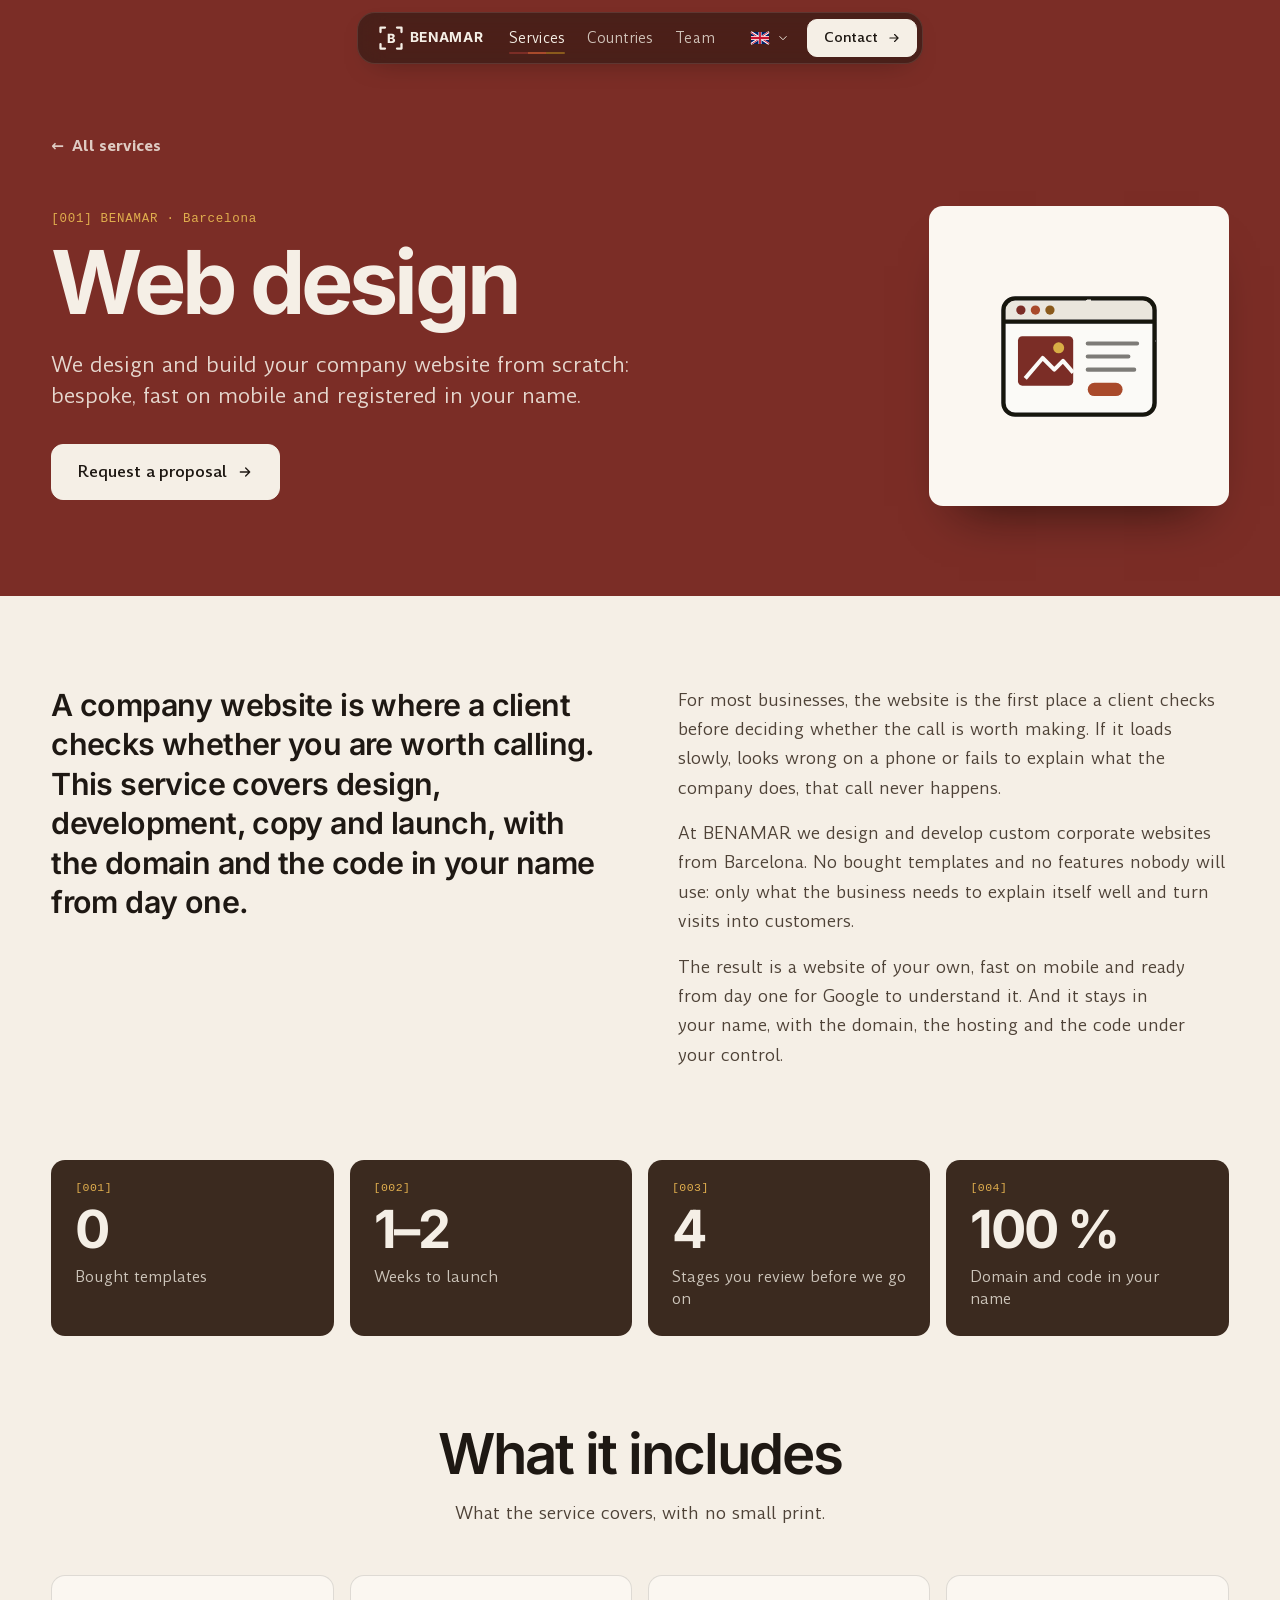
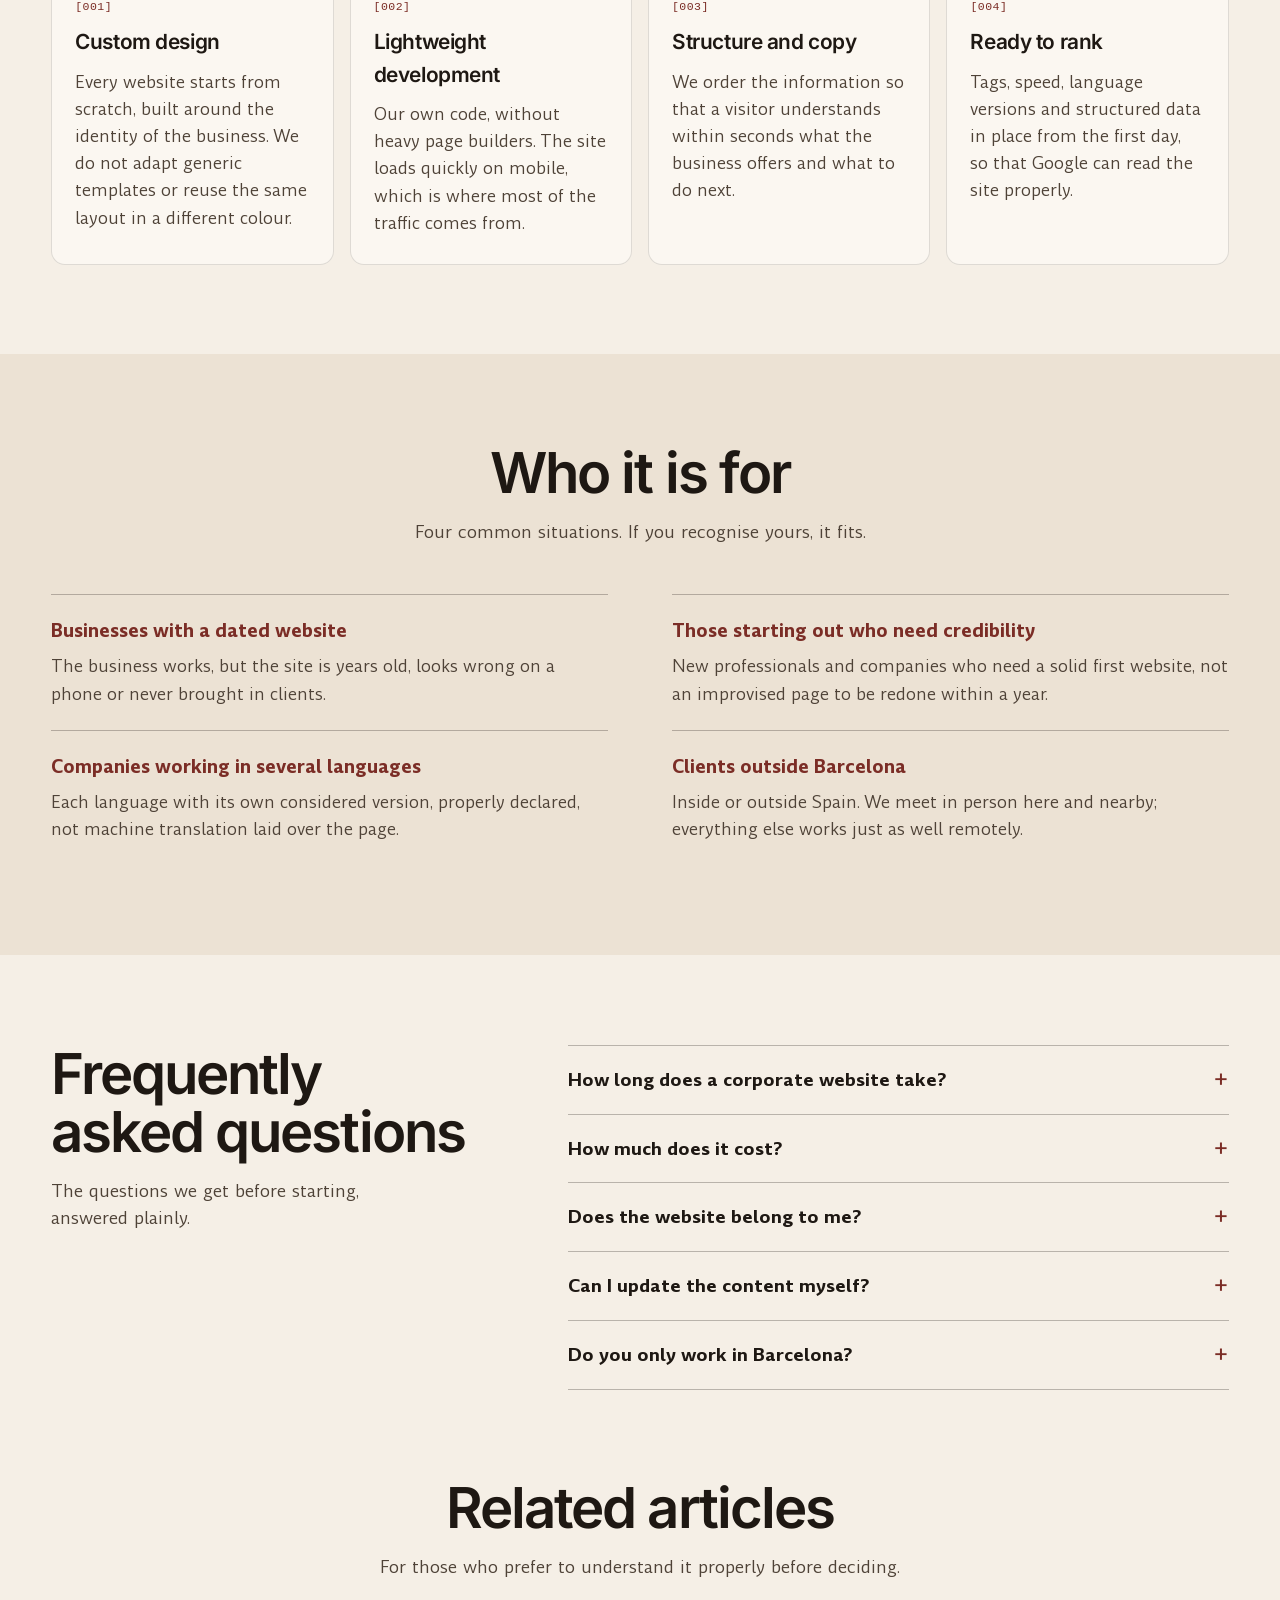
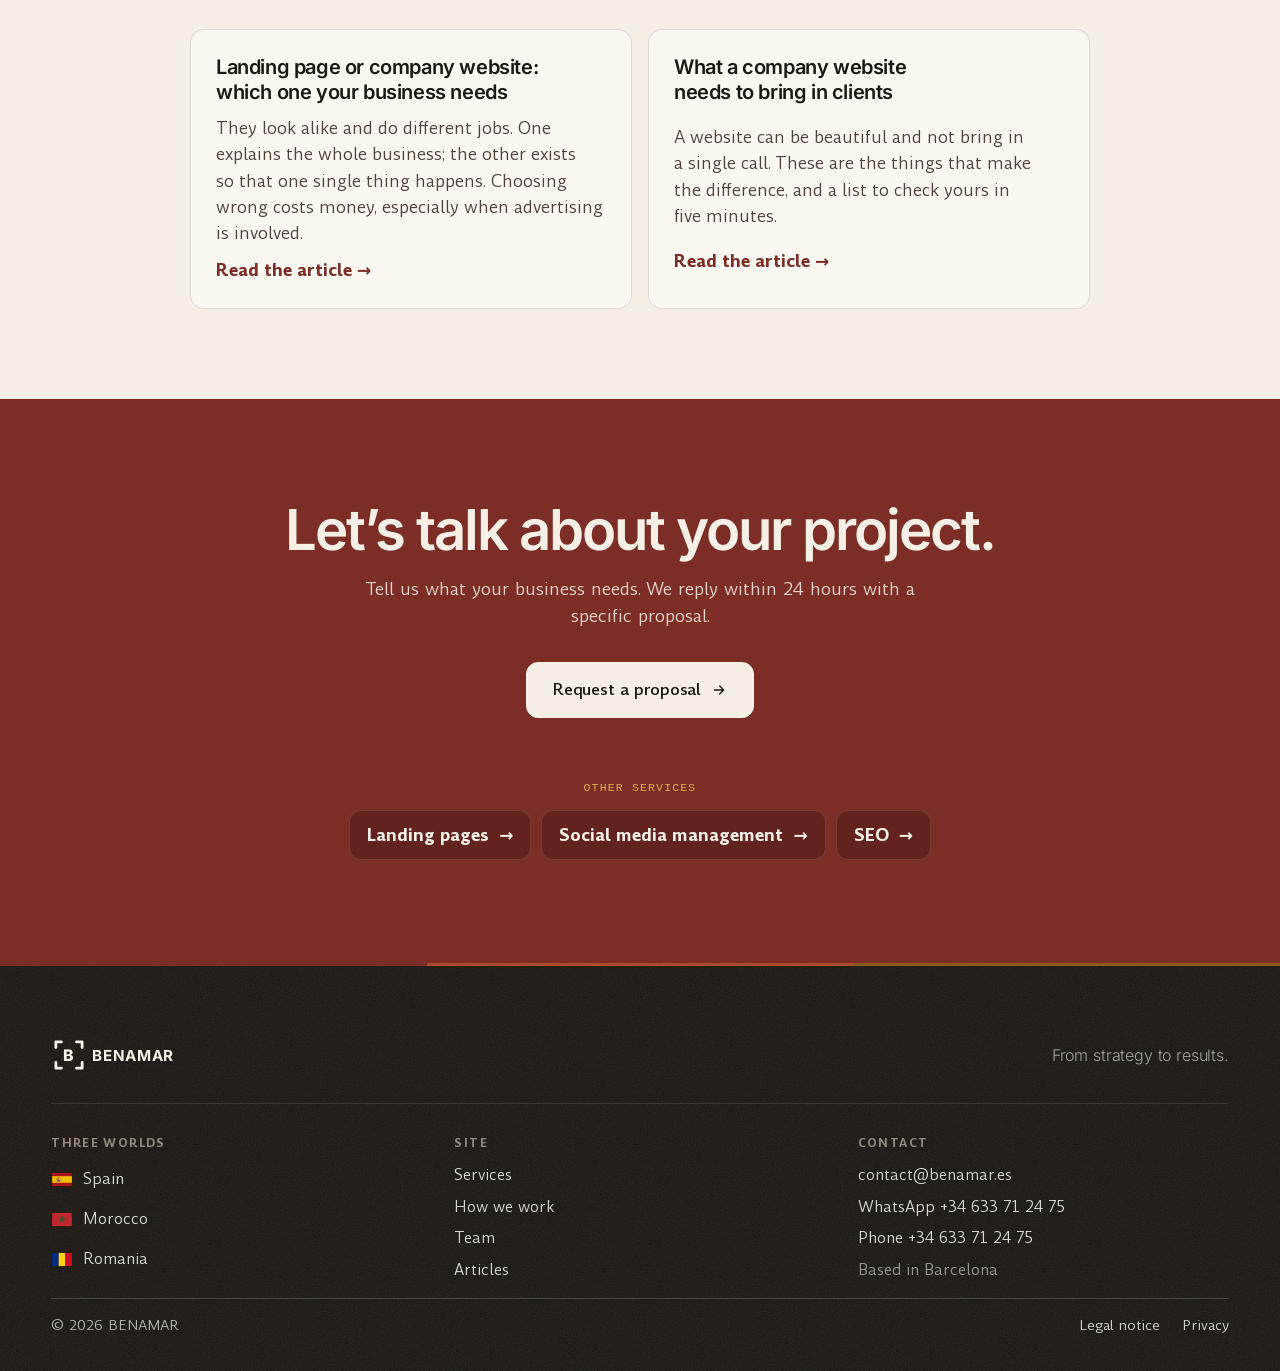
<file: diseno-web-barcelona.html>
<!doctype html>
<html lang="es" data-title-key="ts_web" data-desc-key="ds_web">
<head>
  <meta charset="utf-8">
  <meta name="viewport" content="width=device-width, initial-scale=1">
  <title>Diseño web en Barcelona · BENAMAR</title>
  <meta name="description" content="Diseño y desarrollo de webs corporativas a medida en Barcelona. Webs rápidas, claras y pensadas para convertir visitas en clientes.">
  <link rel="canonical" href="https://benamar.es/diseno-web-barcelona.html">
  <meta name="theme-color" content="#F5EFE6">
  <meta property="og:type" content="website">
  <meta property="og:url" content="https://benamar.es/diseno-web-barcelona.html">
  <meta property="og:site_name" content="BENAMAR">
  <meta property="og:locale" content="es_ES">
  <meta property="og:title" content="Diseño web en Barcelona · BENAMAR">
  <meta property="og:description" content="Diseño y desarrollo de webs corporativas a medida en Barcelona. Webs rápidas, claras y pensadas para convertir visitas en clientes.">
  <meta property="og:image" content="https://benamar.es/assets/img/share.jpg">
  <meta property="og:image:width" content="1200">
  <meta property="og:image:height" content="630">
  <meta name="twitter:card" content="summary_large_image">
  <link rel="icon" href="favicon.svg" type="image/svg+xml">
  <link rel="preload" href="assets/fonts/inter-latin.woff2" as="font" type="font/woff2" crossorigin>
  <link rel="preload" href="assets/fonts/amulya-400.woff2" as="font" type="font/woff2" crossorigin>
  <link rel="preload" href="assets/fonts/mano-latin.woff2" as="font" type="font/woff2" crossorigin>
  <link rel="stylesheet" href="css/style.css?v=57">
  <script>document.documentElement.classList.add('js')</script>
  <script type="application/ld+json">
  {"@context":"https://schema.org","@graph":[{"@type":"Service","name":"Diseño web","description":"Diseño y desarrollo de webs corporativas a medida en Barcelona. Webs rápidas, claras y pensadas para convertir visitas en clientes.","url":"https://benamar.es/diseno-web-barcelona.html","areaServed":["España","Marruecos","Rumanía"],"provider":{"@id":"https://benamar.es/#organization"}},{"@type":"BreadcrumbList","itemListElement":[{"@type":"ListItem","position":1,"name":"BENAMAR","item":"https://benamar.es/"},{"@type":"ListItem","position":2,"name":"Diseño web","item":"https://benamar.es/diseno-web-barcelona.html"}]},{"@type":"FAQPage","mainEntity":[{"@type":"Question","name":"¿Cuánto tarda una web corporativa?","acceptedAnswer":{"@type":"Answer","text":"Depende del número de páginas y de la rapidez con la que recibamos textos y fotografías. Una web de presentación suele estar publicada entre una y dos semanas desde que empezamos."}},{"@type":"Question","name":"¿Cuánto cuesta?","acceptedAnswer":{"@type":"Answer","text":"Cada proyecto se presupuesta por separado, porque no todas las webs necesitan lo mismo. Le damos un precio cerrado antes de empezar, y ese precio no cambia salvo que usted añada trabajo nuevo."}},{"@type":"Question","name":"¿La web queda a mi nombre?","acceptedAnswer":{"@type":"Answer","text":"Sí. El dominio, el alojamiento y el código son suyos. Si algún día decide trabajar con otra empresa, se lo lleva todo sin depender de nosotros."}},{"@type":"Question","name":"¿Puedo actualizar los contenidos yo mismo?","acceptedAnswer":{"@type":"Answer","text":"Sí. Preparamos las partes que cambian a menudo para que pueda editarlas sin tocar el código, y le explicamos cómo hacerlo."}},{"@type":"Question","name":"¿Trabajáis solo en Barcelona?","acceptedAnswer":{"@type":"Answer","text":"No. Tenemos la base en Barcelona y nos reunimos en persona aquí y en los alrededores, pero el trabajo se lleva igual de bien en remoto. Atendemos a clientes del resto de España y de fuera del país, en español, catalán, inglés, francés, árabe y rumano."}}]}]}
  </script>
</head>
<body>
<!-- Diseño web: generada con tools/servicios.mjs a partir de index.html. No editar a mano. -->
  <a class="skip" href="#main" data-i18n="skip">Saltar al contenido</a>

  <header class="hdr" data-hdr>
    <div class="hdr__in">
      <nav class="hdr__nav" aria-label="Principal" data-i18n-attr="aria-label:nav_label">
        <a href="./#servicios" aria-current="location" data-i18n="nav_services">Servicios</a>
        <a href="./#mundos" data-i18n="nav_worlds">Países</a>
        <a href="./#equipo" data-i18n="nav_team">Equipo</a>
        <span class="hdr__ind" aria-hidden="true"></span>
      </nav>

      <a class="brand" href="./" aria-label="BENAMAR, inicio" data-i18n-attr="aria-label:brand_label">
        <svg class="brand__mark" viewBox="0 0 32 32" fill="none" aria-hidden="true"><path d="M2 8 L2 2 L8 2" stroke="currentColor" stroke-width="2" stroke-linecap="round" stroke-linejoin="round"/><path d="M24 2 L30 2 L30 8" stroke="currentColor" stroke-width="2" stroke-linecap="round" stroke-linejoin="round"/><path d="M2 24 L2 30 L8 30" stroke="currentColor" stroke-width="2" stroke-linecap="round" stroke-linejoin="round"/><path d="M30 24 L30 30 L24 30" stroke="currentColor" stroke-width="2" stroke-linecap="round" stroke-linejoin="round"/><text x="16" y="22" text-anchor="middle" font-family="Inter, -apple-system, sans-serif" font-weight="800" font-size="16" fill="currentColor">B</text></svg>
        <span class="brand__word">BENAMAR</span>
      </a>

      <div class="hdr__end">
        <div class="lang-dd" data-lang-dd>
          <button class="lang-dd__btn" type="button" aria-haspopup="true" aria-expanded="false" aria-controls="lang-list" data-lang-dd-btn>
            <span class="vh" data-i18n="lang_label">Idioma</span>
            <svg class="flag" viewBox="0 0 30 20" aria-hidden="true"><use href="#flag-es" data-lang-dd-flag/></svg>
            <span class="lang-dd__code" data-lang-dd-code>ES</span>
            <svg class="lang-dd__chev" viewBox="0 0 24 24" aria-hidden="true"><path d="m6 9 6 6 6-6" fill="none" stroke="currentColor" stroke-width="1.6"/></svg>
          </button>
          <ul class="lang-dd__list" id="lang-list" role="list" data-lang-dd-list>
            <li><button type="button" data-lang="es" lang="es" aria-pressed="true"><svg class="flag" viewBox="0 0 30 20" aria-hidden="true"><use href="#flag-es"/></svg><span>Español</span><span class="lang-dd__iso">ES</span></button></li>
            <li><button type="button" data-lang="ca" lang="ca" aria-pressed="false"><svg class="flag" viewBox="0 0 30 20" aria-hidden="true"><use href="#flag-ca"/></svg><span>Català</span><span class="lang-dd__iso">CA</span></button></li>
            <li><button type="button" data-lang="en" lang="en" aria-pressed="false"><svg class="flag" viewBox="0 0 30 20" aria-hidden="true"><use href="#flag-en"/></svg><span>English</span><span class="lang-dd__iso">EN</span></button></li>
            <li><button type="button" data-lang="fr" lang="fr" aria-pressed="false"><svg class="flag" viewBox="0 0 30 20" aria-hidden="true"><use href="#flag-fr"/></svg><span>Français</span><span class="lang-dd__iso">FR</span></button></li>
            <li><button type="button" data-lang="ro" lang="ro" aria-pressed="false"><svg class="flag" viewBox="0 0 30 20" aria-hidden="true"><use href="#flag-ro"/></svg><span>Română</span><span class="lang-dd__iso">RO</span></button></li>
          </ul>
        </div>
        <a class="btn btn--sm hdr__cta" href="./#contacto" data-i18n="hdr_cta">Contacto</a>
        <button class="hdr__menu" type="button" aria-expanded="false" aria-controls="menu" data-menu-btn>
          <span class="hdr__menu-lines" aria-hidden="true"><i></i><i></i></span>
          <span data-i18n="menu">Menú</span>
        </button>
      </div>
    </div>
    <span class="hdr__progress" aria-hidden="true"><i></i><i></i><i></i></span>
  </header>

  <div class="menu" id="menu" hidden>
    <nav class="menu__nav" aria-label="Menú" data-i18n-attr="aria-label:menu">
      <a href="./#servicios" data-i18n="nav_services">Servicios</a>
      <a href="./#mundos" data-i18n="nav_worlds">Países</a>
      <a href="./#equipo" data-i18n="nav_team">Equipo</a>
    </nav>
    <div class="menu__foot">
      <a class="btn" href="./#contacto" data-i18n="cta_main">Pedir una propuesta</a>
      <div class="langs langs--menu" role="group" aria-label="Idioma" data-i18n-attr="aria-label:lang_label">
        <button type="button" data-lang="es" lang="es" aria-pressed="true"><svg class="flag" viewBox="0 0 30 20" aria-hidden="true"><use href="#flag-es"/></svg><span>ES</span></button>
        <button type="button" data-lang="ca" lang="ca" aria-pressed="false"><svg class="flag" viewBox="0 0 30 20" aria-hidden="true"><use href="#flag-ca"/></svg><span>CA</span></button>
        <button type="button" data-lang="en" lang="en" aria-pressed="false"><svg class="flag" viewBox="0 0 30 20" aria-hidden="true"><use href="#flag-en"/></svg><span>EN</span></button>
        <button type="button" data-lang="fr" lang="fr" aria-pressed="false"><svg class="flag" viewBox="0 0 30 20" aria-hidden="true"><use href="#flag-fr"/></svg><span>FR</span></button>
        <button type="button" data-lang="ro" lang="ro" aria-pressed="false"><svg class="flag" viewBox="0 0 30 20" aria-hidden="true"><use href="#flag-ro"/></svg><span>RO</span></button>
      </div>
    </div>
  </div>

  <main id="main" class="srv-page">
      <div class="solo-idioma" data-l="es" lang="es">
        <header class="srv-hero srv--es">
          <div class="wrap srv-hero__in">
            <a class="srv-back" href="./#servicios"><span aria-hidden="true">←</span> Todos los servicios</a>
            <div class="srv-hero__grid">
              <div>
                <p class="srv-tag">[001] BENAMAR · Barcelona</p>
                <h1>Diseño web</h1>
                <p class="srv-teaser">Diseñamos y programamos la web de su empresa desde cero: a medida, rápida en el móvil y a su nombre.</p>
                <a class="btn btn--light srv-cta" href="./#contacto">Pedir una propuesta</a>
              </div>
              <div class="srv-ico" aria-hidden="true"><svg class="svc__ico ill" viewBox="0 0 64 52" aria-hidden="true">
            <rect x="6" y="6" width="52" height="40" rx="4" fill="#FBFAF7"/>
            <path d="M10 6H54a4 4 0 0 1 4 4V14H6V10a4 4 0 0 1 4-4Z" fill="#EAE6DD"/>
            <circle cx="12" cy="10" r="1.6" fill="#7B2D26"/><circle cx="17" cy="10" r="1.6" fill="#A94A2B"/><circle cx="22" cy="10" r="1.6" fill="#8A5A1C"/>
            <rect class="a-img" x="11" y="19" width="19" height="17" rx="1.5" fill="#7B2D26"/>
            <path class="a-img" d="M13.5 33.5 19.5 26.5 23.5 30.5 26.5 27.5 30 31.5" fill="none" stroke="#FBFAF7" stroke-width="1.4" stroke-linejoin="round"/>
            <circle class="a-img a-sol" cx="25" cy="23" r="1.9" fill="#D8AE45"/>
            <rect class="a-btn" x="35" y="35" width="12" height="4.6" rx="2.3" fill="#A94A2B"/>
            <path class="ink" pathLength="1" d="M35 21.5H52M35 26H49M35 30.5H51" fill="none" stroke="#16140F" stroke-width="1.4" stroke-linecap="round" stroke-linejoin="round" stroke-opacity=".55"/>
            <path class="ink" pathLength="1" d="M10 6H54a4 4 0 0 1 4 4V42a4 4 0 0 1-4 4H10a4 4 0 0 1-4-4V10a4 4 0 0 1 4-4ZM6 14H58" fill="none" stroke="#16140F" stroke-width="1.5" stroke-linecap="round" stroke-linejoin="round" filter="url(#tinta)"/>
          </svg></div>
            </div>
          </div>
        </header>
        <section class="srv-sec srv-about">
          <div class="wrap srv-about__grid">
            <p class="srv-lead">Una web corporativa es la página donde un cliente comprueba si merece la pena llamarle. Este servicio cubre el diseño, la programación, los textos y la publicación, con el dominio y el código a su nombre desde el primer día.</p>
            <div class="srv-about__txt">
              <p>Para la mayoría de negocios, la web es el primer sitio donde un cliente comprueba si merece la pena llamar. Si carga despacio, se ve mal en el móvil o no explica con claridad a qué se dedica la empresa, esa llamada no llega.</p>
              <p>En BENAMAR diseñamos y desarrollamos webs corporativas a medida desde Barcelona. Sin plantillas compradas y sin funciones que nadie va a usar: solo lo que el negocio necesita para explicarse bien y convertir visitas en clientes.</p>
              <p>El resultado es una web propia, rápida en el móvil y preparada desde el primer día para que Google la entienda. Y queda a su nombre, con el dominio, el alojamiento y el código en su poder.</p>
            </div>
          </div>
        </section>
        <section class="srv-sec srv-cifras" aria-label="En cifras">
          <ul class="wrap srv-cifras__grid">
            <li><span class="srv-n">[001]</span><strong>0</strong><span>Plantillas compradas</span></li>
            <li><span class="srv-n">[002]</span><strong>1–2</strong><span>Semanas hasta publicar</span></li>
            <li><span class="srv-n">[003]</span><strong>4</strong><span>Fases con revisión suya</span></li>
            <li><span class="srv-n">[004]</span><strong>100 %</strong><span>Dominio y código a su nombre</span></li>
          </ul>
        </section>
        <section class="srv-sec">
          <div class="wrap">
            <div class="srv-head"><h2>Qué incluye</h2><p>Lo que entra en el servicio, sin letra pequeña.</p></div>
            <ul class="srv-incl">
              <li><span class="srv-n">[001]</span><h3>Diseño a medida</h3><p>Cada web parte de cero, con la identidad del negocio. No adaptamos plantillas genéricas ni reutilizamos el mismo diseño cambiando el color.</p></li>
              <li><span class="srv-n">[002]</span><h3>Desarrollo ligero</h3><p>Código propio, sin constructores pesados. La web carga rápido en el móvil, que es por donde entra la mayor parte del tráfico.</p></li>
              <li><span class="srv-n">[003]</span><h3>Estructura y textos</h3><p>Ordenamos la información para que el visitante entienda en pocos segundos qué ofrece el negocio y qué puede hacer a continuación.</p></li>
              <li><span class="srv-n">[004]</span><h3>Base para posicionar</h3><p>Etiquetas, velocidad, versiones de idioma y datos estructurados listos desde el primer día, para que Google entienda la web.</p></li>
            </ul>
          </div>
        </section>
        <section class="srv-sec srv-quien">
          <div class="wrap">
            <div class="srv-head"><h2>Para quién es</h2><p>Cuatro situaciones habituales. Si reconoce la suya, es que encaja.</p></div>
            <dl class="srv-quien__grid">
              <div><dt>Negocios con una web desfasada</dt><dd>Funciona el negocio, pero la web es de hace años, no se ve bien en el móvil o nunca llegó a traer clientes.</dd></div>
              <div><dt>Quien empieza y necesita seriedad</dt><dd>Profesionales y empresas nuevas que necesitan una primera web solvente, no una página improvisada que haya que rehacer en un año.</dd></div>
              <div><dt>Empresas que atienden en varios idiomas</dt><dd>Cada idioma con su versión cuidada y bien declarada, no un traductor automático encima de la página.</dd></div>
              <div><dt>Clientes fuera de Barcelona</dt><dd>Dentro o fuera de España. Nos reunimos en persona aquí y en los alrededores; el resto se lleva igual de bien en remoto.</dd></div>
            </dl>
          </div>
        </section>
        <section class="srv-sec">
          <div class="wrap srv-faq__grid">
            <div class="srv-head srv-head--izq"><h2>Preguntas frecuentes</h2><p>Las dudas que nos llegan antes de empezar, respondidas sin rodeos.</p></div>
            <div class="srv-faq">
              <details><summary>¿Cuánto tarda una web corporativa?</summary><p>Depende del número de páginas y de la rapidez con la que recibamos textos y fotografías. Una web de presentación suele estar publicada entre una y dos semanas desde que empezamos.</p></details>
              <details><summary>¿Cuánto cuesta?</summary><p>Cada proyecto se presupuesta por separado, porque no todas las webs necesitan lo mismo. Le damos un precio cerrado antes de empezar, y ese precio no cambia salvo que usted añada trabajo nuevo.</p></details>
              <details><summary>¿La web queda a mi nombre?</summary><p>Sí. El dominio, el alojamiento y el código son suyos. Si algún día decide trabajar con otra empresa, se lo lleva todo sin depender de nosotros.</p></details>
              <details><summary>¿Puedo actualizar los contenidos yo mismo?</summary><p>Sí. Preparamos las partes que cambian a menudo para que pueda editarlas sin tocar el código, y le explicamos cómo hacerlo.</p></details>
              <details><summary>¿Trabajáis solo en Barcelona?</summary><p>No. Tenemos la base en Barcelona y nos reunimos en persona aquí y en los alrededores, pero el trabajo se lleva igual de bien en remoto. Atendemos a clientes del resto de España y de fuera del país, en español, catalán, inglés, francés, árabe y rumano.</p></details>
            </div>
          </div>
        </section>
        <section class="srv-sec srv-posts">
          <div class="wrap">
            <div class="srv-head"><h2>Artículos relacionados</h2><p>Para quien prefiere entenderlo bien antes de decidir.</p></div>
            <div class="srv-posts__list">
              <a class="srv-post" href="/articulos/landing-page-o-web-corporativa.html"><h3>Landing page o web corporativa: cuál necesita su negocio</h3><p>Se parecen y no hacen el mismo trabajo. Una explica el negocio entero; la otra existe para que ocurra una sola cosa. Elegir mal cuesta dinero, sobre todo cuando hay publicidad de por medio.</p><span>Leer el artículo →</span></a>
              <a class="srv-post" href="/articulos/que-debe-tener-la-web-de-una-empresa.html"><h3>Qué debe tener la web de una empresa para traer clientes</h3><p>Una web puede ser bonita y no traer una sola llamada. Estas son las cosas que marcan la diferencia, y una lista para comprobar la suya en cinco minutos.</p><span>Leer el artículo →</span></a>
            </div>
          </div>
        </section>
        <section class="srv-sec srv-fin srv--es">
          <div class="wrap srv-fin__in">
            <h2>Hablemos de su proyecto.</h2>
            <p>Cuéntenos qué necesita su negocio. Le respondemos en menos de 24 horas con una propuesta concreta.</p>
            <a class="btn btn--light srv-cta" href="./#contacto">Pedir una propuesta</a>
            <p class="srv-otros__t">Otros servicios</p>
            <nav class="srv-otros" aria-label="Otros servicios">
            <a class="srv-otro srv-otro--ma" href="landing-pages-barcelona.html"><span>Landing pages</span><span aria-hidden="true">→</span></a>
            <a class="srv-otro srv-otro--ro" href="gestion-redes-sociales-barcelona.html"><span>Gestión de redes sociales</span><span aria-hidden="true">→</span></a>
            <a class="srv-otro srv-otro--umber" href="posicionamiento-seo-barcelona.html"><span>Posicionamiento en Google en Barcelona</span><span aria-hidden="true">→</span></a>
            </nav>
          </div>
        </section>
      </div>
      <div class="solo-idioma" data-l="ca" lang="ca">
        <header class="srv-hero srv--es">
          <div class="wrap srv-hero__in">
            <a class="srv-back" href="./#servicios"><span aria-hidden="true">←</span> Tots els serveis</a>
            <div class="srv-hero__grid">
              <div>
                <p class="srv-tag">[001] BENAMAR · Barcelona</p>
                <h1>Disseny web</h1>
                <p class="srv-teaser">Dissenyem i programem el web de la seva empresa des de zero: a mida, ràpid al mòbil i a nom seu.</p>
                <a class="btn btn--light srv-cta" href="./#contacto">Demanar una proposta</a>
              </div>
              <div class="srv-ico" aria-hidden="true"><svg class="svc__ico ill" viewBox="0 0 64 52" aria-hidden="true">
            <rect x="6" y="6" width="52" height="40" rx="4" fill="#FBFAF7"/>
            <path d="M10 6H54a4 4 0 0 1 4 4V14H6V10a4 4 0 0 1 4-4Z" fill="#EAE6DD"/>
            <circle cx="12" cy="10" r="1.6" fill="#7B2D26"/><circle cx="17" cy="10" r="1.6" fill="#A94A2B"/><circle cx="22" cy="10" r="1.6" fill="#8A5A1C"/>
            <rect class="a-img" x="11" y="19" width="19" height="17" rx="1.5" fill="#7B2D26"/>
            <path class="a-img" d="M13.5 33.5 19.5 26.5 23.5 30.5 26.5 27.5 30 31.5" fill="none" stroke="#FBFAF7" stroke-width="1.4" stroke-linejoin="round"/>
            <circle class="a-img a-sol" cx="25" cy="23" r="1.9" fill="#D8AE45"/>
            <rect class="a-btn" x="35" y="35" width="12" height="4.6" rx="2.3" fill="#A94A2B"/>
            <path class="ink" pathLength="1" d="M35 21.5H52M35 26H49M35 30.5H51" fill="none" stroke="#16140F" stroke-width="1.4" stroke-linecap="round" stroke-linejoin="round" stroke-opacity=".55"/>
            <path class="ink" pathLength="1" d="M10 6H54a4 4 0 0 1 4 4V42a4 4 0 0 1-4 4H10a4 4 0 0 1-4-4V10a4 4 0 0 1 4-4ZM6 14H58" fill="none" stroke="#16140F" stroke-width="1.5" stroke-linecap="round" stroke-linejoin="round" filter="url(#tinta)"/>
          </svg></div>
            </div>
          </div>
        </header>
        <section class="srv-sec srv-about">
          <div class="wrap srv-about__grid">
            <p class="srv-lead">Un web corporatiu és la pàgina on un client comprova si val la pena trucar-li. Aquest servei cobreix el disseny, la programació, els textos i la publicació, amb el domini i el codi a nom seu des del primer dia.</p>
            <div class="srv-about__txt">
              <p>Per a la majoria de negocis, el web és el primer lloc on un client comprova si val la pena trucar. Si carrega a poc a poc, es veu malament al mòbil o no explica amb claredat a què es dedica l’empresa, aquesta trucada no arriba.</p>
              <p>A BENAMAR dissenyem i desenvolupem webs corporatius a mida des de Barcelona. Sense plantilles comprades i sense funcions que ningú farà servir: només el que el negoci necessita per explicar-se bé i convertir visites en clients.</p>
              <p>El resultat és un web propi, ràpid al mòbil i preparat des del primer dia perquè Google l’entengui. I queda a nom seu, amb el domini, l’allotjament i el codi en poder seu.</p>
            </div>
          </div>
        </section>
        <section class="srv-sec srv-cifras" aria-label="En xifres">
          <ul class="wrap srv-cifras__grid">
            <li><span class="srv-n">[001]</span><strong>0</strong><span>Plantilles comprades</span></li>
            <li><span class="srv-n">[002]</span><strong>1–2</strong><span>Setmanes fins a publicar</span></li>
            <li><span class="srv-n">[003]</span><strong>4</strong><span>Fases amb la seva revisió</span></li>
            <li><span class="srv-n">[004]</span><strong>100 %</strong><span>Domini i codi a nom seu</span></li>
          </ul>
        </section>
        <section class="srv-sec">
          <div class="wrap">
            <div class="srv-head"><h2>Què inclou</h2><p>El que entra al servei, sense lletra petita.</p></div>
            <ul class="srv-incl">
              <li><span class="srv-n">[001]</span><h3>Disseny a mida</h3><p>Cada web parteix de zero, amb la identitat del negoci. No adaptem plantilles genèriques ni reutilitzem el mateix disseny canviant el color.</p></li>
              <li><span class="srv-n">[002]</span><h3>Desenvolupament lleuger</h3><p>Codi propi, sense constructors pesants. El web carrega ràpid al mòbil, que és per on entra la major part del trànsit.</p></li>
              <li><span class="srv-n">[003]</span><h3>Estructura i textos</h3><p>Ordenem la informació perquè el visitant entengui en pocs segons què ofereix el negoci i què pot fer a continuació.</p></li>
              <li><span class="srv-n">[004]</span><h3>Base per posicionar</h3><p>Etiquetes, velocitat, versions d’idioma i dades estructurades a punt des del primer dia, perquè Google entengui el web.</p></li>
            </ul>
          </div>
        </section>
        <section class="srv-sec srv-quien">
          <div class="wrap">
            <div class="srv-head"><h2>Per a qui és</h2><p>Quatre situacions habituals. Si reconeix la seva, és que encaixa.</p></div>
            <dl class="srv-quien__grid">
              <div><dt>Negocis amb un web desfasat</dt><dd>El negoci funciona, però el web és de fa anys, no es veu bé al mòbil o mai no va arribar a portar clients.</dd></div>
              <div><dt>Qui comença i necessita serietat</dt><dd>Professionals i empreses noves que necessiten un primer web solvent, no una pàgina improvisada que calgui refer d’aquí a un any.</dd></div>
              <div><dt>Empreses que atenen en diversos idiomes</dt><dd>Cada idioma amb la seva versió cuidada i ben declarada, no un traductor automàtic a sobre de la pàgina.</dd></div>
              <div><dt>Clients fora de Barcelona</dt><dd>Dins o fora d’Espanya. Ens reunim en persona aquí i als voltants; la resta es porta igual de bé en remot.</dd></div>
            </dl>
          </div>
        </section>
        <section class="srv-sec">
          <div class="wrap srv-faq__grid">
            <div class="srv-head srv-head--izq"><h2>Preguntes freqüents</h2><p>Els dubtes que ens arriben abans de començar, resolts sense embuts.</p></div>
            <div class="srv-faq">
              <details><summary>Quant triga un web corporatiu?</summary><p>Depèn del nombre de pàgines i de la rapidesa amb què rebem textos i fotografies. Un web de presentació sol estar publicat entre una i dues setmanes des que comencem.</p></details>
              <details><summary>Quant costa?</summary><p>Cada projecte es pressuposta per separat, perquè no tots els webs necessiten el mateix. Li donem un preu tancat abans de començar, i aquest preu no canvia tret que vostè hi afegeixi feina nova.</p></details>
              <details><summary>El web queda a nom meu?</summary><p>Sí. El domini, l’allotjament i el codi són seus. Si algun dia decideix treballar amb una altra empresa, s’ho emporta tot sense dependre de nosaltres.</p></details>
              <details><summary>Puc actualitzar els continguts jo mateix?</summary><p>Sí. Preparem les parts que canvien sovint perquè les pugui editar sense tocar el codi, i li expliquem com fer-ho.</p></details>
              <details><summary>Treballeu només a Barcelona?</summary><p>No. Tenim la base a Barcelona i ens reunim en persona aquí i als voltants, però la feina es porta igual de bé en remot. Atenem clients de la resta d’Espanya i de fora del país, en castellà, català, anglès, francès, àrab i romanès.</p></details>
            </div>
          </div>
        </section>
        <section class="srv-sec srv-posts">
          <div class="wrap">
            <div class="srv-head"><h2>Articles relacionats</h2><p>Per a qui prefereix entendre-ho bé abans de decidir (articles en castellà).</p></div>
            <div class="srv-posts__list">
              <a class="srv-post" href="/articulos/landing-page-o-web-corporativa.html"><h3>Landing page o web corporativa: cuál necesita su negocio</h3><p>Se parecen y no hacen el mismo trabajo. Una explica el negocio entero; la otra existe para que ocurra una sola cosa. Elegir mal cuesta dinero, sobre todo cuando hay publicidad de por medio.</p><span>Llegir l’article →</span></a>
              <a class="srv-post" href="/articulos/que-debe-tener-la-web-de-una-empresa.html"><h3>Qué debe tener la web de una empresa para traer clientes</h3><p>Una web puede ser bonita y no traer una sola llamada. Estas son las cosas que marcan la diferencia, y una lista para comprobar la suya en cinco minutos.</p><span>Llegir l’article →</span></a>
            </div>
          </div>
        </section>
        <section class="srv-sec srv-fin srv--es">
          <div class="wrap srv-fin__in">
            <h2>Parlem del seu projecte.</h2>
            <p>Expliqui’ns què necessita el seu negoci. Li responem en menys de 24 hores amb una proposta concreta.</p>
            <a class="btn btn--light srv-cta" href="./#contacto">Demanar una proposta</a>
            <p class="srv-otros__t">Altres serveis</p>
            <nav class="srv-otros" aria-label="Altres serveis">
            <a class="srv-otro srv-otro--ma" href="landing-pages-barcelona.html"><span>Landing pages</span><span aria-hidden="true">→</span></a>
            <a class="srv-otro srv-otro--ro" href="gestion-redes-sociales-barcelona.html"><span>Gestió de xarxes socials</span><span aria-hidden="true">→</span></a>
            <a class="srv-otro srv-otro--umber" href="posicionamiento-seo-barcelona.html"><span>Posicionament a Google a Barcelona</span><span aria-hidden="true">→</span></a>
            </nav>
          </div>
        </section>
      </div>
      <div class="solo-idioma" data-l="en" lang="en">
        <header class="srv-hero srv--es">
          <div class="wrap srv-hero__in">
            <a class="srv-back" href="./#servicios"><span aria-hidden="true">←</span> All services</a>
            <div class="srv-hero__grid">
              <div>
                <p class="srv-tag">[001] BENAMAR · Barcelona</p>
                <h1>Web design</h1>
                <p class="srv-teaser">We design and build your company website from scratch: bespoke, fast on mobile and registered in your name.</p>
                <a class="btn btn--light srv-cta" href="./#contacto">Request a proposal</a>
              </div>
              <div class="srv-ico" aria-hidden="true"><svg class="svc__ico ill" viewBox="0 0 64 52" aria-hidden="true">
            <rect x="6" y="6" width="52" height="40" rx="4" fill="#FBFAF7"/>
            <path d="M10 6H54a4 4 0 0 1 4 4V14H6V10a4 4 0 0 1 4-4Z" fill="#EAE6DD"/>
            <circle cx="12" cy="10" r="1.6" fill="#7B2D26"/><circle cx="17" cy="10" r="1.6" fill="#A94A2B"/><circle cx="22" cy="10" r="1.6" fill="#8A5A1C"/>
            <rect class="a-img" x="11" y="19" width="19" height="17" rx="1.5" fill="#7B2D26"/>
            <path class="a-img" d="M13.5 33.5 19.5 26.5 23.5 30.5 26.5 27.5 30 31.5" fill="none" stroke="#FBFAF7" stroke-width="1.4" stroke-linejoin="round"/>
            <circle class="a-img a-sol" cx="25" cy="23" r="1.9" fill="#D8AE45"/>
            <rect class="a-btn" x="35" y="35" width="12" height="4.6" rx="2.3" fill="#A94A2B"/>
            <path class="ink" pathLength="1" d="M35 21.5H52M35 26H49M35 30.5H51" fill="none" stroke="#16140F" stroke-width="1.4" stroke-linecap="round" stroke-linejoin="round" stroke-opacity=".55"/>
            <path class="ink" pathLength="1" d="M10 6H54a4 4 0 0 1 4 4V42a4 4 0 0 1-4 4H10a4 4 0 0 1-4-4V10a4 4 0 0 1 4-4ZM6 14H58" fill="none" stroke="#16140F" stroke-width="1.5" stroke-linecap="round" stroke-linejoin="round" filter="url(#tinta)"/>
          </svg></div>
            </div>
          </div>
        </header>
        <section class="srv-sec srv-about">
          <div class="wrap srv-about__grid">
            <p class="srv-lead">A company website is where a client checks whether you are worth calling. This service covers design, development, copy and launch, with the domain and the code in your name from day one.</p>
            <div class="srv-about__txt">
              <p>For most businesses, the website is the first place a client checks before deciding whether the call is worth making. If it loads slowly, looks wrong on a phone or fails to explain what the company does, that call never happens.</p>
              <p>At BENAMAR we design and develop custom corporate websites from Barcelona. No bought templates and no features nobody will use: only what the business needs to explain itself well and turn visits into customers.</p>
              <p>The result is a website of your own, fast on mobile and ready from day one for Google to understand it. And it stays in your name, with the domain, the hosting and the code under your control.</p>
            </div>
          </div>
        </section>
        <section class="srv-sec srv-cifras" aria-label="In figures">
          <ul class="wrap srv-cifras__grid">
            <li><span class="srv-n">[001]</span><strong>0</strong><span>Bought templates</span></li>
            <li><span class="srv-n">[002]</span><strong>1–2</strong><span>Weeks to launch</span></li>
            <li><span class="srv-n">[003]</span><strong>4</strong><span>Stages you review before we go on</span></li>
            <li><span class="srv-n">[004]</span><strong>100 %</strong><span>Domain and code in your name</span></li>
          </ul>
        </section>
        <section class="srv-sec">
          <div class="wrap">
            <div class="srv-head"><h2>What it includes</h2><p>What the service covers, with no small print.</p></div>
            <ul class="srv-incl">
              <li><span class="srv-n">[001]</span><h3>Custom design</h3><p>Every website starts from scratch, built around the identity of the business. We do not adapt generic templates or reuse the same layout in a different colour.</p></li>
              <li><span class="srv-n">[002]</span><h3>Lightweight development</h3><p>Our own code, without heavy page builders. The site loads quickly on mobile, which is where most of the traffic comes from.</p></li>
              <li><span class="srv-n">[003]</span><h3>Structure and copy</h3><p>We order the information so that a visitor understands within seconds what the business offers and what to do next.</p></li>
              <li><span class="srv-n">[004]</span><h3>Ready to rank</h3><p>Tags, speed, language versions and structured data in place from the first day, so that Google can read the site properly.</p></li>
            </ul>
          </div>
        </section>
        <section class="srv-sec srv-quien">
          <div class="wrap">
            <div class="srv-head"><h2>Who it is for</h2><p>Four common situations. If you recognise yours, it fits.</p></div>
            <dl class="srv-quien__grid">
              <div><dt>Businesses with a dated website</dt><dd>The business works, but the site is years old, looks wrong on a phone or never brought in clients.</dd></div>
              <div><dt>Those starting out who need credibility</dt><dd>New professionals and companies who need a solid first website, not an improvised page to be redone within a year.</dd></div>
              <div><dt>Companies working in several languages</dt><dd>Each language with its own considered version, properly declared, not machine translation laid over the page.</dd></div>
              <div><dt>Clients outside Barcelona</dt><dd>Inside or outside Spain. We meet in person here and nearby; everything else works just as well remotely.</dd></div>
            </dl>
          </div>
        </section>
        <section class="srv-sec">
          <div class="wrap srv-faq__grid">
            <div class="srv-head srv-head--izq"><h2>Frequently asked questions</h2><p>The questions we get before starting, answered plainly.</p></div>
            <div class="srv-faq">
              <details><summary>How long does a corporate website take?</summary><p>It depends on the number of pages and on how quickly we receive copy and photographs. A presentation website is usually live between one and two weeks after we start.</p></details>
              <details><summary>How much does it cost?</summary><p>Every project is quoted separately, because not all websites need the same work. You get a fixed price before we begin, and that price does not change unless you add new work.</p></details>
              <details><summary>Does the website belong to me?</summary><p>Yes. The domain, the hosting and the code are yours. If one day you decide to work with another company, you take everything with you.</p></details>
              <details><summary>Can I update the content myself?</summary><p>Yes. We prepare the parts that change often so that you can edit them without touching code, and we show you how.</p></details>
              <details><summary>Do you only work in Barcelona?</summary><p>No. We are based in Barcelona and meet clients in person here and nearby, but the work itself runs just as well remotely. We serve clients across Spain and abroad, in Spanish, Catalan, English, French, Arabic and Romanian.</p></details>
            </div>
          </div>
        </section>
        <section class="srv-sec srv-posts">
          <div class="wrap">
            <div class="srv-head"><h2>Related articles</h2><p>For those who prefer to understand it properly before deciding.</p></div>
            <div class="srv-posts__list">
              <a class="srv-post" href="/en/articles/landing-page-or-company-website.html"><h3>Landing page or company website: which one your business needs</h3><p>They look alike and do different jobs. One explains the whole business; the other exists so that one single thing happens. Choosing wrong costs money, especially when advertising is involved.</p><span>Read the article →</span></a>
              <a class="srv-post" href="/en/articles/what-a-company-website-needs.html"><h3>What a company website needs to bring in clients</h3><p>A website can be beautiful and not bring in a single call. These are the things that make the difference, and a list to check yours in five minutes.</p><span>Read the article →</span></a>
            </div>
          </div>
        </section>
        <section class="srv-sec srv-fin srv--es">
          <div class="wrap srv-fin__in">
            <h2>Let’s talk about your project.</h2>
            <p>Tell us what your business needs. We reply within 24 hours with a specific proposal.</p>
            <a class="btn btn--light srv-cta" href="./#contacto">Request a proposal</a>
            <p class="srv-otros__t">Other services</p>
            <nav class="srv-otros" aria-label="Other services">
            <a class="srv-otro srv-otro--ma" href="landing-pages-barcelona.html"><span>Landing pages</span><span aria-hidden="true">→</span></a>
            <a class="srv-otro srv-otro--ro" href="gestion-redes-sociales-barcelona.html"><span>Social media management</span><span aria-hidden="true">→</span></a>
            <a class="srv-otro srv-otro--umber" href="posicionamiento-seo-barcelona.html"><span>SEO</span><span aria-hidden="true">→</span></a>
            </nav>
          </div>
        </section>
      </div>
      <div class="solo-idioma" data-l="fr" lang="fr">
        <header class="srv-hero srv--es">
          <div class="wrap srv-hero__in">
            <a class="srv-back" href="./#servicios"><span aria-hidden="true">←</span> Tous les services</a>
            <div class="srv-hero__grid">
              <div>
                <p class="srv-tag">[001] BENAMAR · Barcelona</p>
                <h1>Création de site web</h1>
                <p class="srv-teaser">Nous concevons et développons le site de votre entreprise à partir de zéro : sur mesure, rapide sur mobile et à votre nom.</p>
                <a class="btn btn--light srv-cta" href="./#contacto">Demander une proposition</a>
              </div>
              <div class="srv-ico" aria-hidden="true"><svg class="svc__ico ill" viewBox="0 0 64 52" aria-hidden="true">
            <rect x="6" y="6" width="52" height="40" rx="4" fill="#FBFAF7"/>
            <path d="M10 6H54a4 4 0 0 1 4 4V14H6V10a4 4 0 0 1 4-4Z" fill="#EAE6DD"/>
            <circle cx="12" cy="10" r="1.6" fill="#7B2D26"/><circle cx="17" cy="10" r="1.6" fill="#A94A2B"/><circle cx="22" cy="10" r="1.6" fill="#8A5A1C"/>
            <rect class="a-img" x="11" y="19" width="19" height="17" rx="1.5" fill="#7B2D26"/>
            <path class="a-img" d="M13.5 33.5 19.5 26.5 23.5 30.5 26.5 27.5 30 31.5" fill="none" stroke="#FBFAF7" stroke-width="1.4" stroke-linejoin="round"/>
            <circle class="a-img a-sol" cx="25" cy="23" r="1.9" fill="#D8AE45"/>
            <rect class="a-btn" x="35" y="35" width="12" height="4.6" rx="2.3" fill="#A94A2B"/>
            <path class="ink" pathLength="1" d="M35 21.5H52M35 26H49M35 30.5H51" fill="none" stroke="#16140F" stroke-width="1.4" stroke-linecap="round" stroke-linejoin="round" stroke-opacity=".55"/>
            <path class="ink" pathLength="1" d="M10 6H54a4 4 0 0 1 4 4V42a4 4 0 0 1-4 4H10a4 4 0 0 1-4-4V10a4 4 0 0 1 4-4ZM6 14H58" fill="none" stroke="#16140F" stroke-width="1.5" stroke-linecap="round" stroke-linejoin="round" filter="url(#tinta)"/>
          </svg></div>
            </div>
          </div>
        </header>
        <section class="srv-sec srv-about">
          <div class="wrap srv-about__grid">
            <p class="srv-lead">Un site d'entreprise est l'endroit où un client vérifie si cela vaut la peine de vous appeler. Ce service couvre la conception, le développement, les textes et la mise en ligne, avec le domaine et le code à votre nom dès le premier jour.</p>
            <div class="srv-about__txt">
              <p>Pour la plupart des entreprises, le site web est le premier endroit où un client vérifie si l'appel vaut la peine. S'il est lent, s'il s'affiche mal sur téléphone ou s'il n'explique pas clairement l'activité, cet appel n'arrive jamais.</p>
              <p>Chez BENAMAR, nous concevons et développons des sites corporatifs sur mesure depuis Barcelone. Sans modèles achetés et sans fonctions que personne n'utilisera : uniquement ce dont l'entreprise a besoin pour bien se présenter et transformer les visites en clients.</p>
              <p>Le résultat est un site qui vous appartient, rapide sur mobile et prêt dès le premier jour à être compris par Google. Le domaine, l'hébergement et le code restent à votre nom.</p>
            </div>
          </div>
        </section>
        <section class="srv-sec srv-cifras" aria-label="En chiffres">
          <ul class="wrap srv-cifras__grid">
            <li><span class="srv-n">[001]</span><strong>0</strong><span>Modèles achetés</span></li>
            <li><span class="srv-n">[002]</span><strong>1–2</strong><span>Semaines avant la mise en ligne</span></li>
            <li><span class="srv-n">[003]</span><strong>4</strong><span>Étapes que vous validez avant la suite</span></li>
            <li><span class="srv-n">[004]</span><strong>100 %</strong><span>Domaine et code à votre nom</span></li>
          </ul>
        </section>
        <section class="srv-sec">
          <div class="wrap">
            <div class="srv-head"><h2>Ce que cela comprend</h2><p>Ce que couvre le service, sans petites lignes.</p></div>
            <ul class="srv-incl">
              <li><span class="srv-n">[001]</span><h3>Conception sur mesure</h3><p>Chaque site part de zéro, avec l'identité de l'entreprise. Nous n'adaptons pas de modèles génériques et ne réutilisons pas la même maquette en changeant la couleur.</p></li>
              <li><span class="srv-n">[002]</span><h3>Développement léger</h3><p>Du code propre, sans constructeurs lourds. Le site se charge vite sur mobile, d'où vient l'essentiel du trafic.</p></li>
              <li><span class="srv-n">[003]</span><h3>Structure et textes</h3><p>Nous organisons l'information pour que le visiteur comprenne en quelques secondes ce que vous proposez et ce qu'il peut faire ensuite.</p></li>
              <li><span class="srv-n">[004]</span><h3>Base pour le référencement</h3><p>Balises, vitesse, versions linguistiques et données structurées en place dès le départ, pour que Google lise correctement le site.</p></li>
            </ul>
          </div>
        </section>
        <section class="srv-sec srv-quien">
          <div class="wrap">
            <div class="srv-head"><h2>À qui cela s'adresse</h2><p>Quatre situations courantes. Si vous reconnaissez la vôtre, cela correspond.</p></div>
            <dl class="srv-quien__grid">
              <div><dt>Entreprises au site dépassé</dt><dd>L'activité tourne, mais le site date, s'affiche mal sur mobile ou n'a jamais apporté de clients.</dd></div>
              <div><dt>Ceux qui démarrent et doivent inspirer confiance</dt><dd>Professionnels et entreprises qui ont besoin d'un premier site solide, pas d'une page improvisée à refaire dans un an.</dd></div>
              <div><dt>Entreprises qui travaillent en plusieurs langues</dt><dd>Chaque langue avec sa version soignée et correctement déclarée, pas une traduction automatique posée sur la page.</dd></div>
              <div><dt>Clients hors de Barcelone</dt><dd>En Espagne ou à l'étranger. Nous nous rencontrons ici et aux alentours ; le reste se mène aussi bien à distance.</dd></div>
            </dl>
          </div>
        </section>
        <section class="srv-sec">
          <div class="wrap srv-faq__grid">
            <div class="srv-head srv-head--izq"><h2>Questions fréquentes</h2><p>Les questions qui reviennent avant de commencer, répondues sans détour.</p></div>
            <div class="srv-faq">
              <details><summary>Combien de temps faut-il pour un site corporatif ?</summary><p>Cela dépend du nombre de pages et de la rapidité avec laquelle nous recevons les textes et les photographies. Un site de présentation est généralement en ligne entre une et deux semaines après le début.</p></details>
              <details><summary>Combien cela coûte-t-il ?</summary><p>Chaque projet est chiffré séparément, car tous les sites n'ont pas les mêmes besoins. Vous recevez un prix ferme avant de commencer, et ce prix ne change pas sauf si vous ajoutez du travail.</p></details>
              <details><summary>Le site m'appartient-il ?</summary><p>Oui. Le domaine, l'hébergement et le code sont les vôtres. Si un jour vous choisissez un autre prestataire, vous emportez l'ensemble.</p></details>
              <details><summary>Puis-je mettre à jour le contenu moi-même ?</summary><p>Oui. Nous préparons les parties qui changent souvent pour que vous puissiez les modifier sans toucher au code, et nous vous expliquons comment.</p></details>
              <details><summary>Travaillez-vous uniquement à Barcelone ?</summary><p>Non. Nous sommes basés à Barcelone et rencontrons les clients ici et dans les environs, mais le travail se mène tout aussi bien à distance. Nous accompagnons des clients dans toute l'Espagne et à l'étranger, en espagnol, en catalan, en anglais, en français, en arabe et en roumain.</p></details>
            </div>
          </div>
        </section>
        <section class="srv-sec srv-posts">
          <div class="wrap">
            <div class="srv-head"><h2>Articles liés</h2><p>Pour ceux qui préfèrent bien comprendre avant de décider.</p></div>
            <div class="srv-posts__list">
              <a class="srv-post" href="/fr/articles/landing-page-ou-site-corporatif.html"><h3>Landing page ou site corporatif : ce dont votre entreprise a besoin</h3><p>Ils se ressemblent et ne font pas le même travail. L’un présente toute l’entreprise ; l’autre existe pour qu’une seule chose se produise. Mal choisir coûte cher, surtout quand il y a de la publicité.</p><span>Lire l’article →</span></a>
              <a class="srv-post" href="/fr/articles/ce-que-doit-avoir-le-site-dune-entreprise.html"><h3>Ce que doit avoir le site d’une entreprise pour attirer des clients</h3><p>Un site peut être beau et n’apporter aucun appel. Voici ce qui fait la différence, et une liste pour vérifier le vôtre en cinq minutes.</p><span>Lire l’article →</span></a>
            </div>
          </div>
        </section>
        <section class="srv-sec srv-fin srv--es">
          <div class="wrap srv-fin__in">
            <h2>Parlons de votre projet.</h2>
            <p>Dites-nous ce dont votre entreprise a besoin. Nous répondons en moins de 24 heures avec une proposition concrète.</p>
            <a class="btn btn--light srv-cta" href="./#contacto">Demander une proposition</a>
            <p class="srv-otros__t">Autres services</p>
            <nav class="srv-otros" aria-label="Autres services">
            <a class="srv-otro srv-otro--ma" href="landing-pages-barcelona.html"><span>Landing pages</span><span aria-hidden="true">→</span></a>
            <a class="srv-otro srv-otro--ro" href="gestion-redes-sociales-barcelona.html"><span>Gestion des réseaux sociaux</span><span aria-hidden="true">→</span></a>
            <a class="srv-otro srv-otro--umber" href="posicionamiento-seo-barcelona.html"><span>Référencement SEO</span><span aria-hidden="true">→</span></a>
            </nav>
          </div>
        </section>
      </div>
      <div class="solo-idioma" data-l="ro" lang="ro">
        <header class="srv-hero srv--es">
          <div class="wrap srv-hero__in">
            <a class="srv-back" href="./#servicios"><span aria-hidden="true">←</span> Toate serviciile</a>
            <div class="srv-hero__grid">
              <div>
                <p class="srv-tag">[001] BENAMAR · Barcelona</p>
                <h1>Design web</h1>
                <p class="srv-teaser">Proiectăm și programăm site-ul firmei dumneavoastră de la zero: la comandă, rapid pe mobil și pe numele dumneavoastră.</p>
                <a class="btn btn--light srv-cta" href="./#contacto">Cereți o ofertă</a>
              </div>
              <div class="srv-ico" aria-hidden="true"><svg class="svc__ico ill" viewBox="0 0 64 52" aria-hidden="true">
            <rect x="6" y="6" width="52" height="40" rx="4" fill="#FBFAF7"/>
            <path d="M10 6H54a4 4 0 0 1 4 4V14H6V10a4 4 0 0 1 4-4Z" fill="#EAE6DD"/>
            <circle cx="12" cy="10" r="1.6" fill="#7B2D26"/><circle cx="17" cy="10" r="1.6" fill="#A94A2B"/><circle cx="22" cy="10" r="1.6" fill="#8A5A1C"/>
            <rect class="a-img" x="11" y="19" width="19" height="17" rx="1.5" fill="#7B2D26"/>
            <path class="a-img" d="M13.5 33.5 19.5 26.5 23.5 30.5 26.5 27.5 30 31.5" fill="none" stroke="#FBFAF7" stroke-width="1.4" stroke-linejoin="round"/>
            <circle class="a-img a-sol" cx="25" cy="23" r="1.9" fill="#D8AE45"/>
            <rect class="a-btn" x="35" y="35" width="12" height="4.6" rx="2.3" fill="#A94A2B"/>
            <path class="ink" pathLength="1" d="M35 21.5H52M35 26H49M35 30.5H51" fill="none" stroke="#16140F" stroke-width="1.4" stroke-linecap="round" stroke-linejoin="round" stroke-opacity=".55"/>
            <path class="ink" pathLength="1" d="M10 6H54a4 4 0 0 1 4 4V42a4 4 0 0 1-4 4H10a4 4 0 0 1-4-4V10a4 4 0 0 1 4-4ZM6 14H58" fill="none" stroke="#16140F" stroke-width="1.5" stroke-linecap="round" stroke-linejoin="round" filter="url(#tinta)"/>
          </svg></div>
            </div>
          </div>
        </header>
        <section class="srv-sec srv-about">
          <div class="wrap srv-about__grid">
            <p class="srv-lead">Un site de prezentare este pagina pe care un client o verifică pentru a decide dacă merită să vă sune. Serviciul acoperă designul, programarea, textele și publicarea, cu domeniul și codul pe numele dumneavoastră din prima zi.</p>
            <div class="srv-about__txt">
              <p>Pentru majoritatea afacerilor, site-ul este primul loc în care un client verifică dacă merită să sune. Dacă se încarcă greu, arată prost pe mobil sau nu explică limpede ce face firma, acel telefon nu mai vine.</p>
              <p>La BENAMAR proiectăm și dezvoltăm site-uri de prezentare la comandă, din Barcelona. Fără șabloane cumpărate și fără funcții pe care nu le folosește nimeni: doar ce îi trebuie afacerii ca să se explice bine și să transforme vizitele în clienți.</p>
              <p>Rezultatul este un site propriu, rapid pe mobil și pregătit din prima zi ca Google să-l înțeleagă. Și rămâne pe numele dumneavoastră, cu domeniul, găzduirea și codul în posesia dumneavoastră.</p>
            </div>
          </div>
        </section>
        <section class="srv-sec srv-cifras" aria-label="În cifre">
          <ul class="wrap srv-cifras__grid">
            <li><span class="srv-n">[001]</span><strong>0</strong><span>Șabloane cumpărate</span></li>
            <li><span class="srv-n">[002]</span><strong>1–2</strong><span>Săptămâni până la publicare</span></li>
            <li><span class="srv-n">[003]</span><strong>4</strong><span>Etape revizuite de dumneavoastră</span></li>
            <li><span class="srv-n">[004]</span><strong>100 %</strong><span>Domeniu și cod pe numele dumneavoastră</span></li>
          </ul>
        </section>
        <section class="srv-sec">
          <div class="wrap">
            <div class="srv-head"><h2>Ce include</h2><p>Ce intră în serviciu, fără clauze ascunse.</p></div>
            <ul class="srv-incl">
              <li><span class="srv-n">[001]</span><h3>Design la comandă</h3><p>Fiecare site pornește de la zero, cu identitatea afacerii. Nu adaptăm șabloane generice și nu refolosim același design schimbând culoarea.</p></li>
              <li><span class="srv-n">[002]</span><h3>Dezvoltare ușoară</h3><p>Cod propriu, fără constructoare greoaie. Site-ul se încarcă repede pe mobil, de unde vine cea mai mare parte a traficului.</p></li>
              <li><span class="srv-n">[003]</span><h3>Structură și texte</h3><p>Ordonăm informația astfel încât vizitatorul să înțeleagă în câteva secunde ce oferă afacerea și ce poate face mai departe.</p></li>
              <li><span class="srv-n">[004]</span><h3>Bază pentru poziționare</h3><p>Etichete, viteză, versiuni de limbă și date structurate gata din prima zi, ca Google să înțeleagă site-ul.</p></li>
            </ul>
          </div>
        </section>
        <section class="srv-sec srv-quien">
          <div class="wrap">
            <div class="srv-head"><h2>Pentru cine este</h2><p>Patru situații obișnuite. Dacă o recunoașteți pe a dumneavoastră, se potrivește.</p></div>
            <dl class="srv-quien__grid">
              <div><dt>Afaceri cu un site depășit</dt><dd>Afacerea merge, dar site-ul e vechi de ani de zile, nu arată bine pe mobil sau n-a adus niciodată clienți.</dd></div>
              <div><dt>Cine începe și are nevoie de seriozitate</dt><dd>Profesioniști și firme noi care au nevoie de un prim site solid, nu de o pagină improvizată de refăcut peste un an.</dd></div>
              <div><dt>Firme care lucrează în mai multe limbi</dt><dd>Fiecare limbă cu versiunea ei îngrijită și corect declarată, nu un traducător automat peste pagină.</dd></div>
              <div><dt>Clienți din afara Barcelonei</dt><dd>În Spania sau în afara ei. Ne întâlnim personal aici și în împrejurimi; restul merge la fel de bine la distanță.</dd></div>
            </dl>
          </div>
        </section>
        <section class="srv-sec">
          <div class="wrap srv-faq__grid">
            <div class="srv-head srv-head--izq"><h2>Întrebări frecvente</h2><p>Întrebările pe care le primim înainte de a începe, cu răspunsuri directe.</p></div>
            <div class="srv-faq">
              <details><summary>Cât durează un site de prezentare?</summary><p>Depinde de numărul de pagini și de cât de repede primim textele și fotografiile. Un site de prezentare este de obicei publicat în una-două săptămâni de la început.</p></details>
              <details><summary>Cât costă?</summary><p>Fiecare proiect primește o ofertă separată, pentru că nu toate site-urile au nevoie de același lucru. Vă dăm un preț fix înainte de a începe, iar prețul nu se schimbă decât dacă adăugați muncă nouă.</p></details>
              <details><summary>Site-ul rămâne pe numele meu?</summary><p>Da. Domeniul, găzduirea și codul sunt ale dumneavoastră. Dacă într-o zi decideți să lucrați cu altă firmă, luați totul cu dumneavoastră, fără să depindeți de noi.</p></details>
              <details><summary>Pot actualiza singur conținutul?</summary><p>Da. Pregătim părțile care se schimbă des ca să le puteți edita fără să atingeți codul și vă explicăm cum.</p></details>
              <details><summary>Lucrați doar în Barcelona?</summary><p>Nu. Avem baza în Barcelona și ne întâlnim personal aici și în împrejurimi, dar munca merge la fel de bine la distanță. Lucrăm cu clienți din restul Spaniei și din afara ei, în spaniolă, catalană, engleză, franceză, arabă și română.</p></details>
            </div>
          </div>
        </section>
        <section class="srv-sec srv-posts">
          <div class="wrap">
            <div class="srv-head"><h2>Articole conexe</h2><p>Pentru cine preferă să înțeleagă bine înainte de a decide (articole în engleză).</p></div>
            <div class="srv-posts__list">
              <a class="srv-post" href="/en/articles/landing-page-or-company-website.html"><h3>Landing page or company website: which one your business needs</h3><p>They look alike and do different jobs. One explains the whole business; the other exists so that one single thing happens. Choosing wrong costs money, especially when advertising is involved.</p><span>Citiți articolul →</span></a>
              <a class="srv-post" href="/en/articles/what-a-company-website-needs.html"><h3>What a company website needs to bring in clients</h3><p>A website can be beautiful and not bring in a single call. These are the things that make the difference, and a list to check yours in five minutes.</p><span>Citiți articolul →</span></a>
            </div>
          </div>
        </section>
        <section class="srv-sec srv-fin srv--es">
          <div class="wrap srv-fin__in">
            <h2>Să vorbim despre proiectul dumneavoastră.</h2>
            <p>Spuneți-ne de ce are nevoie afacerea dumneavoastră. Vă răspundem în mai puțin de 24 de ore cu o propunere concretă.</p>
            <a class="btn btn--light srv-cta" href="./#contacto">Cereți o ofertă</a>
            <p class="srv-otros__t">Alte servicii</p>
            <nav class="srv-otros" aria-label="Alte servicii">
            <a class="srv-otro srv-otro--ma" href="landing-pages-barcelona.html"><span>Landing page-uri</span><span aria-hidden="true">→</span></a>
            <a class="srv-otro srv-otro--ro" href="gestion-redes-sociales-barcelona.html"><span>Gestionarea rețelelor sociale</span><span aria-hidden="true">→</span></a>
            <a class="srv-otro srv-otro--umber" href="posicionamiento-seo-barcelona.html"><span>Poziționare SEO</span><span aria-hidden="true">→</span></a>
            </nav>
          </div>
        </section>
      </div>

  </main>

  <footer class="ftr">
    <span class="tri tri--edge" aria-hidden="true"><i></i><i></i><i></i></span>
    <div class="wrap">
      <div class="ftr__brand" data-reveal>
        <a class="ftr__logo" href="./" aria-label="BENAMAR, inicio" data-i18n-attr="aria-label:brand_label">
          <svg class="ftr__logo-mark" viewBox="0 0 32 32" fill="none" aria-hidden="true"><path d="M2 8 L2 2 L8 2" stroke="currentColor" stroke-width="2" stroke-linecap="round" stroke-linejoin="round"/><path d="M24 2 L30 2 L30 8" stroke="currentColor" stroke-width="2" stroke-linecap="round" stroke-linejoin="round"/><path d="M2 24 L2 30 L8 30" stroke="currentColor" stroke-width="2" stroke-linecap="round" stroke-linejoin="round"/><path d="M30 24 L30 30 L24 30" stroke="currentColor" stroke-width="2" stroke-linecap="round" stroke-linejoin="round"/><text x="16" y="22" text-anchor="middle" font-family="Inter, -apple-system, sans-serif" font-weight="800" font-size="16" fill="currentColor">B</text></svg>
          <span>BENAMAR</span>
        </a>
        <p class="ftr__claim"><span data-i18n="h1a">De la estrategia</span> <span data-i18n="h1b">al resultado.</span></p>
      </div>

      <div class="ftr__cards">
        <section class="ftr__card" aria-labelledby="ftr-paises" data-reveal style="--d: 0">
          <h2 class="ftr__h" id="ftr-paises" data-i18n="ftr_worlds">Tres mundos</h2>
            <ul class="ftr__countries">
              <li><a href="espana.html"><svg class="flag" viewBox="0 0 30 20" aria-hidden="true"><use href="#flag-es"/></svg><span data-i18n="name_es">España</span></a></li>
              <li><a href="marruecos.html"><svg class="flag" viewBox="0 0 30 20" aria-hidden="true"><use href="#flag-ma"/></svg><span data-i18n="name_ma">Marruecos</span></a></li>
              <li><a href="rumania.html"><svg class="flag" viewBox="0 0 30 20" aria-hidden="true"><use href="#flag-ro"/></svg><span data-i18n="name_ro">Rumanía</span></a></li>
            </ul>
        </section>
        <nav class="ftr__card" aria-labelledby="ftr-nav" data-reveal style="--d: 1">
          <h2 class="ftr__h" id="ftr-nav" data-i18n="ftr_nav">Navegación</h2>
          <ul>
            <li><a href="./#servicios" data-i18n="nav_services">Servicios</a></li>
            <li><a href="./#metodo" data-i18n="method_h">Cómo trabajamos</a></li>
            <li><a href="./#equipo" data-i18n="nav_team">Equipo</a></li>
            <li><a href="articulos/" data-i18n-attr="href:art_href" data-i18n="nav_articles">Artículos</a></li>
          </ul>
        </nav>
        <section class="ftr__card" aria-labelledby="ftr-contacto" data-reveal style="--d: 2">
          <h2 class="ftr__h" id="ftr-contacto" data-i18n="ftr_contact">Contacto</h2>
          <ul>
            <li><a href="mailto:contact@benamar.es">contact@benamar.es</a></li>
            <li><a href="https://wa.me/34633712475" target="_blank" rel="noopener">WhatsApp +34 633 71 24 75<span class="vh" data-i18n="newtab"> (se abre en una pestaña nueva)</span></a></li>
            <li><a href="tel:+34633712475"><span data-i18n="c_phone">Teléfono</span> +34 633 71 24 75</a></li>
            <li class="ftr__muted" data-i18n="ftr_base">Base en Barcelona</li>
          </ul>
        </section>
      </div>

            <div class="ftr__legal">
        <p>© <span data-year>2026</span> BENAMAR</p>
        <p>
          <a href="aviso-legal.html" data-i18n-attr="href:legal_href" data-i18n="legal1">Aviso legal</a>
          <a href="privacidad.html" data-i18n-attr="href:privacy_href" data-i18n="legal2">Privacidad</a>
        </p>
      </div>
    </div>
  </footer>

  <a class="wa-float" href="https://wa.me/34633712475?text=Hola%2C%20quiero%20pedir%20una%20propuesta." target="_blank" rel="noopener" aria-label="Escribir por WhatsApp" data-i18n-attr="href:wa_href;aria-label:cta_wa" data-wa-float>
    <svg class="wa-float__ico" viewBox="0 0 24 24" aria-hidden="true"><path d="M12 3.2a8.8 8.8 0 0 0-7.6 13.2L3.2 20.8l4.5-1.2A8.8 8.8 0 1 0 12 3.2Z" fill="none" stroke="currentColor" stroke-width="1.6" stroke-linejoin="round"/><path d="M9.1 7.9c.2-.4.4-.4.7-.4h.5c.2 0 .4 0 .6.5l.7 1.7c.1.2.1.4 0 .6l-.4.6c-.1.2-.2.3 0 .6.4.7 1 1.3 1.6 1.8.6.4 1 .6 1.3.7.2.1.4 0 .5-.1l.6-.8c.2-.2.4-.2.6-.1l1.6.8c.2.1.4.2.4.4 0 .6-.2 1.2-.6 1.5-.5.4-1.2.7-2 .5-1-.2-2.2-.7-3.5-1.8-1.4-1.2-2.3-2.6-2.6-3.4-.4-1-.1-2 .4-2.6Z" fill="currentColor"/></svg>
    <span class="wa-float__l" data-i18n="cta_wa">Escribir por WhatsApp</span>
  </a>

  <svg id="sprite" width="0" height="0" style="position:absolute" aria-hidden="true" focusable="false">
    <defs><filter id="viento" x="-10%" y="-22%" width="120%" height="144%" color-interpolation-filters="sRGB"><feTurbulence type="fractalNoise" baseFrequency=".07 .05" numOctaves="1" seed="5" result="w"><animate attributeName="baseFrequency" values=".07 .05;.088 .041;.07 .05" dur="3.4s" repeatCount="indefinite" calcMode="spline" keyTimes="0;.5;1" keySplines=".45 0 .55 1;.45 0 .55 1"/></feTurbulence><feDisplacementMap in="SourceGraphic" in2="w" scale="1.6" xChannelSelector="R" yChannelSelector="G" result="d"><animate attributeName="scale" values="1.6;4.2;1.6" dur="2.6s" repeatCount="indefinite" calcMode="spline" keyTimes="0;.5;1" keySplines=".45 0 .55 1;.45 0 .55 1"/></feDisplacementMap><feTurbulence type="fractalNoise" baseFrequency=".1 .004" numOctaves="1" seed="12" result="p"/><feOffset in="p" dx="0" result="po"><animate attributeName="dx" values="-3;3;-3" dur="3.4s" repeatCount="indefinite" calcMode="spline" keyTimes="0;.5;1" keySplines=".45 0 .55 1;.45 0 .55 1"/></feOffset><feColorMatrix in="po" type="matrix" values="0 0 0 0 0  0 0 0 0 0  0 0 0 0 0  0 3.2 0 0 -1.55" result="sa"/><feFlood flood-color="#120a04" flood-opacity=".36"/><feComposite in2="sa" operator="in"/><feComposite in2="d" operator="in" result="sombra"/><feColorMatrix in="po" type="matrix" values="0 0 0 0 1  0 0 0 0 1  0 0 0 0 1  0 -3.2 0 0 1.45" result="la"/><feFlood flood-color="#fff" flood-opacity=".24"/><feComposite in2="la" operator="in"/><feComposite in2="d" operator="in" result="luz"/><feMerge><feMergeNode in="d"/><feMergeNode in="sombra"/><feMergeNode in="luz"/></feMerge></filter><filter id="tinta" x="-10%" y="-10%" width="120%" height="120%"><feTurbulence type="fractalNoise" baseFrequency=".35" numOctaves="1" seed="7"/><feDisplacementMap in="SourceGraphic" scale=".6"/></filter><clipPath id="uk-t"><path d="M30 15h30v15zv15H0zH0V0zV0h30z"/></clipPath></defs>
    <symbol id="flag-es" viewBox="0 0 30 20"><rect x="1.5" y="1" width="27" height="18" fill="#AA151B"/><rect x="1.5" y="5.5" width="27" height="9" fill="#F1BF00"/><g transform="translate(2.307 0.471) scale(0.03971)"><path fill="#ad1519" d="m127.3 213.3-.8-.1-1-1-.7-.4-.6-.8s-.7-1.1-.4-2c.3-.9.9-1.2 1.4-1.5a12 12 0 0 1 1.5-.5l1-.4 1.3-.3.5-.3c.2 0 .7 0 1-.2l1-.2 1.6.1h4.8c.4 0 1.2.3 1.4.4a35 35 0 0 0 2 .7c.5.1 1.6.3 2.2.6.5.3.9.7 1.1 1l.5 1v1.1l-.5.8-.6 1-.8.6s-.5.5-1 .4c-.4 0-4.8-.8-7.6-.8s-7.3.9-7.3.9"/><path fill="none" stroke="#000" stroke-linejoin="round" stroke-width=".3" d="m127.3 213.3-.8-.1-1-1-.7-.4-.6-.8s-.7-1.1-.4-2c.3-.9.9-1.2 1.4-1.5a12 12 0 0 1 1.5-.5l1-.4 1.3-.3.5-.3c.2 0 .7 0 1-.2l1-.2 1.6.1h4.8c.4 0 1.2.3 1.4.4a35 35 0 0 0 2 .7c.5.1 1.6.3 2.2.6.5.3.9.7 1.1 1l.5 1v1.1l-.5.8-.6 1-.8.6s-.5.5-1 .4c-.4 0-4.8-.8-7.6-.8s-7.3.9-7.3.9z"/><path fill="#c8b100" d="M133.3 207c0-1.3.6-2.3 1.3-2.3.8 0 1.4 1 1.4 2.4 0 1.3-.6 2.4-1.4 2.4s-1.3-1.1-1.3-2.5"/><path fill="none" stroke="#000" stroke-width=".3" d="M133.3 207c0-1.3.6-2.3 1.3-2.3.8 0 1.4 1 1.4 2.4 0 1.3-.6 2.4-1.4 2.4s-1.3-1.1-1.3-2.5z"/><path fill="#c8b100" d="M134 207c0-1.2.3-2.1.7-2.1.3 0 .6 1 .6 2.1 0 1.3-.3 2.2-.6 2.2-.4 0-.6-1-.6-2.2"/><path fill="none" stroke="#000" stroke-width=".3" d="M134 207c0-1.2.3-2.1.7-2.1.3 0 .6 1 .6 2.1 0 1.3-.3 2.2-.6 2.2-.4 0-.6-1-.6-2.2z"/><path fill="#c8b100" d="M133.8 204.5c0-.4.4-.8.8-.8s1 .4 1 .8c0 .5-.5.9-1 .9s-.8-.4-.8-.9"/><path fill="#c8b100" d="M135.3 204.2v.6h-1.4v-.6h.5V203h-.7v-.6h.7v-.5h.5v.5h.6v.6h-.6v1.2z"/><path fill="none" stroke="#000" stroke-width=".3" d="M135.3 204.2v.6h-1.4v-.6h.5V203h-.7v-.6h.7v-.5h.5v.5h.6v.6h-.6v1.2h.4"/><path fill="#c8b100" d="M135.9 204.2v.6h-2.5v-.6h1V203h-.7v-.6h.7v-.5h.5v.5h.6v.6h-.6v1.2z"/><path fill="none" stroke="#000" stroke-width=".3" d="M135.9 204.2v.6h-2.5v-.6h1V203h-.7v-.6h.7v-.5h.5v.5h.6v.6h-.6v1.2h1"/><path fill="none" stroke="#000" stroke-width=".3" d="M134.9 203.7c.4.1.6.4.6.8 0 .5-.4.9-.8.9s-1-.4-1-.9c0-.4.3-.7.7-.8"/><path fill="#c8b100" d="M134.7 213.2H130v-1.1l-.3-1.2-.2-1.5c-1.3-1.7-2.5-2.8-2.9-2.5.1-.3.2-.6.5-.7 1.1-.7 3.5 1 5.2 3.6l.5.7h3.8l.4-.7c1.8-2.7 4.1-4.3 5.2-3.6.3.1.4.4.5.7-.4-.3-1.6.8-2.9 2.5l-.2 1.5-.2 1.2-.1 1.1z"/><path fill="none" stroke="#000" stroke-width=".3" d="M134.7 213.2H130v-1.1l-.3-1.2-.2-1.5c-1.3-1.7-2.5-2.8-2.9-2.5.1-.3.2-.6.5-.7 1.1-.7 3.5 1 5.2 3.6l.5.7h3.8l.4-.7c1.8-2.7 4.1-4.3 5.2-3.6.3.1.4.4.5.7-.4-.3-1.6.8-2.9 2.5l-.2 1.5-.2 1.2-.1 1.1z"/><path fill="none" stroke="#000" stroke-width=".3" d="M126.8 206.8c1-.5 3 1.1 4.6 3.6m11-3.6c-.8-.5-2.8 1.1-4.5 3.6"/><path fill="#c8b100" d="m127.8 215.3-.5-1a27.3 27.3 0 0 1 14.7 0l-.5.8a5.7 5.7 0 0 0-.3.8 22.9 22.9 0 0 0-6.6-.8c-2.6 0-5.2.3-6.5.8z"/><path fill="none" stroke="#000" stroke-width=".3" d="m127.8 215.3-.5-1a27.3 27.3 0 0 1 14.7 0l-.5.8a5.7 5.7 0 0 0-.3.8 22.9 22.9 0 0 0-6.6-.8c-2.6 0-5.2.3-6.5.8l-.3-.6"/><path fill="#c8b100" d="M134.6 217.7c2.4 0 5-.4 5.9-.6.6-.2 1-.5 1-.8 0-.2-.2-.3-.4-.4-1.4-.5-4-.8-6.5-.8s-5 .3-6.4.8c-.2 0-.3.2-.4.3 0 .4.3.7 1 .9 1 .2 3.5.6 5.8.6"/><path fill="none" stroke="#000" stroke-width=".3" d="M134.6 217.7c2.4 0 5-.4 5.9-.6.6-.2 1-.5 1-.8 0-.2-.2-.3-.4-.4-1.4-.5-4-.8-6.5-.8s-5 .3-6.4.8c-.2 0-.3.2-.4.3 0 .4.3.7 1 .9 1 .2 3.5.6 5.8.6z"/><path fill="#c8b100" d="m142.1 213.2-.5-.5s-.6.3-1.3.2c-.6 0-.9-1-.9-1s-.7.7-1.3.7c-.7 0-1-.6-1-.6s-.7.5-1.3.4c-.6 0-1.2-.8-1.2-.8s-.6.8-1.2.8c-.6.1-1-.5-1-.5s-.4.6-1.1.7-1.4-.6-1.4-.6-.5.7-1 1c-.5 0-1.2-.4-1.2-.4l-.2.5-.3.1.2.5a27 27 0 0 1 7.2-.9c3 0 5.5.4 7.4 1z"/><path fill="none" stroke="#000" stroke-width=".3" d="m142.1 213.2-.5-.5s-.6.3-1.3.2c-.6 0-.9-1-.9-1s-.7.7-1.3.7c-.7 0-1-.6-1-.6s-.7.5-1.3.4c-.6 0-1.2-.8-1.2-.8s-.6.8-1.2.8c-.6.1-1-.5-1-.5s-.4.6-1.1.7-1.4-.6-1.4-.6-.5.7-1 1c-.5 0-1.2-.4-1.2-.4l-.2.5-.3.1.2.5a27 27 0 0 1 7.2-.9c3 0 5.5.4 7.4 1z"/><path fill="#c8b100" d="M134.7 210.7h.2a1 1 0 0 0 0 .4c0 .6.4 1 1 1a1 1 0 0 0 1-.7l.2-.3v.4c.1.5.6.8 1.1.8.6 0 1-.4 1-1v-.1l.4-.4.2.5a.9.9 0 0 0-.1.4 1 1 0 0 0 1 1c.4 0 .7-.2.9-.5l.2-.2v.3c0 .3.1.6.4.7 0 0 .4 0 1-.4l.7-.7v.4s-.5.8-1 1c-.2.2-.5.4-.8.3-.3 0-.6-.3-.7-.6-.2.2-.4.2-.7.2-.6 0-1.2-.3-1.4-.8-.3.3-.7.5-1.1.5a1.6 1.6 0 0 1-1.2-.6 1.6 1.6 0 0 1-1 .4 1.6 1.6 0 0 1-1.3-.6 1.6 1.6 0 0 1-2.4.2 1.6 1.6 0 0 1-1.2.6 1.5 1.5 0 0 1-1.1-.5c-.2.5-.8.8-1.4.8-.2 0-.5 0-.7-.2-.1.3-.4.6-.7.6-.3 0-.6 0-.9-.2l-1-1 .1-.5.8.7c.5.4.9.4.9.4.3 0 .4-.4.4-.7v-.3l.2.2c.2.3.5.5.9.5a1 1 0 0 0 1-1 .9.9 0 0 0 0-.4v-.5l.4.4a.7.7 0 0 0 0 .1c0 .6.5 1 1 1 .6 0 1-.3 1.1-.9v-.3l.2.3c.2.4.6.7 1 .7.7 0 1.1-.4 1.1-1a1 1 0 0 0 0-.3h.3"/><path fill="none" stroke="#000" stroke-width=".3" d="M134.7 210.7h.2a1 1 0 0 0 0 .4c0 .6.4 1 1 1a1 1 0 0 0 1-.7l.2-.3v.4c.1.5.6.8 1.1.8.6 0 1-.4 1-1v-.1l.4-.4.2.5a.9.9 0 0 0-.1.4 1 1 0 0 0 1 1c.4 0 .7-.2.9-.5l.2-.2v.3c0 .3.1.6.4.7 0 0 .4 0 1-.4l.7-.7v.4s-.5.8-1 1c-.2.2-.5.4-.8.3-.3 0-.6-.3-.7-.6-.2.2-.4.2-.7.2-.6 0-1.2-.3-1.4-.8-.3.3-.7.5-1.1.5a1.6 1.6 0 0 1-1.2-.6 1.6 1.6 0 0 1-1 .4 1.6 1.6 0 0 1-1.3-.6 1.6 1.6 0 0 1-2.4.2 1.6 1.6 0 0 1-1.2.6 1.5 1.5 0 0 1-1.1-.5c-.2.5-.8.8-1.4.8-.2 0-.5 0-.7-.2-.1.3-.4.6-.7.6-.3 0-.6 0-.9-.2l-1-1 .1-.5.8.7c.5.4.9.4.9.4.3 0 .4-.4.4-.7v-.3l.2.2c.2.3.5.5.9.5a1 1 0 0 0 1-1 .9.9 0 0 0 0-.4v-.5l.4.4a.7.7 0 0 0 0 .1c0 .6.5 1 1 1 .6 0 1-.3 1.1-.9v-.3l.2.3c.2.4.6.7 1 .7.7 0 1.1-.4 1.1-1a1 1 0 0 0 0-.3h.3z"/><path fill="#c8b100" d="M134.6 213.3c-2.9 0-5.5.4-7.3 1l-.3-.2.1-.3a27 27 0 0 1 7.5-1c3 0 5.7.4 7.6 1 0 0 .2.2.1.3l-.3.2a27.3 27.3 0 0 0-7.4-1"/><path fill="none" stroke="#000" stroke-linejoin="round" stroke-width=".3" d="M134.6 213.3c-2.9 0-5.5.4-7.3 1l-.3-.2.1-.3a27 27 0 0 1 7.5-1c3 0 5.7.4 7.6 1 0 0 .2.2.1.3l-.3.2a27.3 27.3 0 0 0-7.4-1z"/><path fill="#fff" d="M131.8 214.4c0-.3.2-.4.5-.4a.4.4 0 0 1 .4.4c0 .2-.2.4-.4.4a.4.4 0 0 1-.5-.4"/><path fill="none" stroke="#000" stroke-width=".3" d="M131.8 214.4c0-.3.2-.4.5-.4a.4.4 0 0 1 .4.4c0 .2-.2.4-.4.4a.4.4 0 0 1-.5-.4z"/><path fill="#ad1519" d="M134.7 214.5h-1c-.1 0-.3 0-.3-.3l.3-.3h2a.3.3 0 0 1 .2.3.3.3 0 0 1-.3.3h-1"/><path fill="none" stroke="#000" stroke-width=".3" d="M134.7 214.5h-1c-.1 0-.3 0-.3-.3l.3-.3h2a.3.3 0 0 1 .2.3.3.3 0 0 1-.3.3h-1"/><path fill="#058e6e" d="M130 214.9h-.7c-.1 0-.3 0-.3-.2a.3.3 0 0 1 .2-.3l.7-.1.7-.1c.2 0 .3 0 .4.2a.3.3 0 0 1-.3.4z"/><path fill="none" stroke="#000" stroke-width=".3" d="M130 214.9h-.7c-.1 0-.3 0-.3-.2a.3.3 0 0 1 .2-.3l.7-.1.7-.1c.2 0 .3 0 .4.2a.3.3 0 0 1-.3.4h-.7"/><path fill="#ad1519" d="m127.3 215.3.3-.4h.7l-.4.6z"/><path fill="none" stroke="#000" stroke-width=".3" d="m127.3 215.3.3-.4h.7l-.4.6-.6-.2"/><path fill="#fff" d="M136.6 214.4c0-.3.2-.4.4-.4a.4.4 0 0 1 .5.4.4.4 0 0 1-.5.4.4.4 0 0 1-.4-.4"/><path fill="none" stroke="#000" stroke-width=".3" d="M136.6 214.4c0-.3.2-.4.4-.4a.4.4 0 0 1 .5.4.4.4 0 0 1-.5.4.4.4 0 0 1-.4-.4z"/><path fill="#058e6e" d="M139.3 214.9h.6a.3.3 0 0 0 .4-.2.3.3 0 0 0-.3-.3l-.6-.1-.7-.1c-.2 0-.3 0-.4.2 0 .2.1.3.3.4z"/><path fill="none" stroke="#000" stroke-width=".3" d="M139.3 214.9h.6a.3.3 0 0 0 .4-.2.3.3 0 0 0-.3-.3l-.6-.1-.7-.1c-.2 0-.3 0-.4.2 0 .2.1.3.3.4h.7"/><path fill="#ad1519" d="m142 215.4-.3-.5h-.7l.3.6z"/><path fill="none" stroke="#000" stroke-width=".3" d="m142 215.4-.3-.5h-.7l.3.6.6-.1"/><path fill="#ad1519" d="M134.6 217.1a25 25 0 0 1-6-.6 25.5 25.5 0 0 1 12.1 0c-1.6.4-3.7.6-6 .6"/><path fill="none" stroke="#000" stroke-linejoin="round" stroke-width=".3" d="M134.6 217.1a25 25 0 0 1-6-.6 25.5 25.5 0 0 1 12.1 0c-1.6.4-3.7.6-6 .6z"/><path fill="#c8b100" d="m142 212-.1-.3c-.2 0-.3 0-.4.2 0 .2 0 .4.2.4 0 0 .2 0 .3-.3"/><path fill="none" stroke="#000" stroke-width=".3" d="m142 212-.1-.3c-.2 0-.3 0-.4.2 0 .2 0 .4.2.4 0 0 .2 0 .3-.3z"/><path fill="#c8b100" d="M137.3 211.2c0-.2 0-.4-.2-.4 0 0-.2.1-.2.3 0 .2 0 .4.2.4l.3-.3"/><path fill="none" stroke="#000" stroke-width=".3" d="M137.3 211.2c0-.2 0-.4-.2-.4 0 0-.2.1-.2.3 0 .2 0 .4.2.4l.3-.3z"/><path fill="#c8b100" d="m132 211.2.1-.4c.2 0 .3.1.3.3 0 .2 0 .4-.2.4z"/><path fill="none" stroke="#000" stroke-width=".3" d="m132 211.2.1-.4c.2 0 .3.1.3.3 0 .2 0 .4-.2.4z"/><path fill="#c8b100" d="m127.3 212 .1-.3c.2 0 .3 0 .4.2 0 .2 0 .4-.2.4 0 0-.2 0-.3-.3"/><path fill="none" stroke="#000" stroke-width=".3" d="m127.3 212 .1-.3c.2 0 .3 0 .4.2 0 .2 0 .4-.2.4 0 0-.2 0-.3-.3z"/><path fill="#c8b100" d="m134.6 208.5-.8.5.6 1.3.2.1.2-.1.7-1.3z"/><path fill="none" stroke="#000" stroke-width=".3" d="m134.6 208.5-.8.5.6 1.3.2.1.2-.1.7-1.3-.9-.5"/><path fill="#c8b100" d="m132.8 210.5.4.5 1.3-.4.1-.2-.1-.2-1.3-.3z"/><path fill="none" stroke="#000" stroke-width=".3" d="m132.8 210.5.4.5 1.3-.4.1-.2-.1-.2-1.3-.3-.4.6"/><path fill="#c8b100" d="m136.4 210.5-.3.5-1.3-.4-.2-.2.2-.2 1.3-.3z"/><path fill="none" stroke="#000" stroke-width=".3" d="m136.4 210.5-.3.5-1.3-.4-.2-.2.2-.2 1.3-.3.3.6"/><path fill="#c8b100" d="m129.3 209-.7.7.9 1 .2.1.1-.1.3-1.3z"/><path fill="none" stroke="#000" stroke-width=".3" d="m129.3 209-.7.7.9 1 .2.1.1-.1.3-1.3-.8-.3"/><path fill="#c8b100" d="m128 211.2.4.5 1.2-.6v-.2l-.1-.2-1.3-.1-.3.6"/><path fill="none" stroke="#000" stroke-width=".3" d="m128 211.2.4.5 1.2-.6v-.2l-.1-.2-1.3-.1-.3.6"/><path fill="#c8b100" d="m131.5 210.5-.3.6H130l-.2-.2.1-.3 1.2-.6z"/><path fill="none" stroke="#000" stroke-width=".3" d="m131.5 210.5-.3.6H130l-.2-.2.1-.3 1.2-.6.5.5"/><path fill="#c8b100" d="M126.6 211.4v.6l-1.4.2-.2-.1v-.2l1-.9z"/><path fill="none" stroke="#000" stroke-width=".3" d="M126.6 211.4v.6l-1.4.2-.2-.1v-.2l1-.9.6.4"/><path fill="#c8b100" d="M129.2 210.9c0-.3.2-.5.5-.5s.5.2.5.5a.5.5 0 0 1-.5.4.5.5 0 0 1-.5-.4"/><path fill="none" stroke="#000" stroke-width=".3" d="M129.2 210.9c0-.3.2-.5.5-.5s.5.2.5.5a.5.5 0 0 1-.5.4.5.5 0 0 1-.5-.4z"/><path fill="#c8b100" d="m140 209 .7.7-.9 1-.2.1-.1-.1-.3-1.3z"/><path fill="none" stroke="#000" stroke-width=".3" d="m140 209 .7.7-.9 1-.2.1-.1-.1-.3-1.3.8-.3"/><path fill="#c8b100" d="m141.4 211.2-.5.5-1.2-.6v-.2l.1-.2 1.3-.1z"/><path fill="none" stroke="#000" stroke-width=".3" d="m141.4 211.2-.5.5-1.2-.6v-.2l.1-.2 1.3-.1.3.6"/><path fill="#c8b100" d="m137.8 210.5.3.6h1.3l.2-.2-.1-.3-1.2-.6z"/><path fill="none" stroke="#000" stroke-width=".3" d="m137.8 210.5.3.6h1.3l.2-.2-.1-.3-1.2-.6-.5.5"/><path fill="#c8b100" d="m142.5 211.4.1.6 1.3.2.2-.1v-.2l-1-.9z"/><path fill="none" stroke="#000" stroke-width=".3" d="m142.5 211.4.1.6 1.3.2.2-.1v-.2l-1-.9-.6.4"/><path fill="#c8b100" d="M134.2 210.4a.5.5 0 0 1 .4-.4c.3 0 .5.2.5.4a.5.5 0 0 1-.5.5.5.5 0 0 1-.4-.5"/><path fill="none" stroke="#000" stroke-width=".3" d="M134.2 210.4a.5.5 0 0 1 .4-.4c.3 0 .5.2.5.4a.5.5 0 0 1-.5.5.5.5 0 0 1-.4-.5z"/><path fill="#c8b100" d="M139.1 210.9c0-.3.3-.5.5-.5a.5.5 0 0 1 .5.5.5.5 0 0 1-.5.4.5.5 0 0 1-.5-.4"/><path fill="none" stroke="#000" stroke-width=".3" d="M139.1 210.9c0-.3.3-.5.5-.5a.5.5 0 0 1 .5.5.5.5 0 0 1-.5.4.5.5 0 0 1-.5-.4z"/><path fill="#c8b100" d="m124.8 212.2-.6-.7c-.2-.2-.7-.3-.7-.3 0-.1.3-.3.6-.3a.5.5 0 0 1 .4.2v-.2s.3 0 .4.3v1"/><path fill="none" stroke="#000" stroke-width=".3" d="m124.8 212.2-.6-.7c-.2-.2-.7-.3-.7-.3 0-.1.3-.3.6-.3a.5.5 0 0 1 .4.2v-.2s.3 0 .4.3v1z"/><path fill="#c8b100" d="M124.8 212c.1-.2.4-.2.5 0 .2.1.3.3.2.5l-.5-.1c-.2-.1-.3-.4-.2-.5"/><path fill="none" stroke="#000" stroke-width=".3" d="M124.8 212c.1-.2.4-.2.5 0 .2.1.3.3.2.5l-.5-.1c-.2-.1-.3-.4-.2-.5z"/><path fill="#c8b100" d="m144.3 212.2.6-.7c.2-.2.7-.3.7-.3 0-.1-.3-.3-.6-.3a.6.6 0 0 0-.4.2v-.2s-.3 0-.4.3v.7z"/><path fill="none" stroke="#000" stroke-width=".3" d="m144.3 212.2.6-.7c.2-.2.7-.3.7-.3 0-.1-.3-.3-.6-.3a.6.6 0 0 0-.4.2v-.2s-.3 0-.4.3v.7z"/><path fill="#c8b100" d="M144.3 212c0-.2-.3-.2-.5 0-.2.1-.2.3-.1.5l.5-.1c.2-.1.2-.4.1-.5"/><path fill="none" stroke="#000" stroke-width=".3" d="M144.3 212c0-.2-.3-.2-.5 0-.2.1-.2.3-.1.5l.5-.1c.2-.1.2-.4.1-.5z"/><path fill="#c8b100" d="M124 223h21.4v-5.5H124z"/><path fill="none" stroke="#000" stroke-width=".4" d="M124 223h21.4v-5.5H124z"/><path fill="#c8b100" d="M126.2 226.8a1 1 0 0 1 .4 0h16.5a1.4 1.4 0 0 1-1-1.2c0-.6.5-1.1 1-1.3a1.7 1.7 0 0 1-.4 0h-16a1.4 1.4 0 0 1-.5 0c.6.2 1 .7 1 1.3a1.3 1.3 0 0 1-1 1.2"/><path fill="none" stroke="#000" stroke-linejoin="round" stroke-width=".4" d="M126.2 226.8a1 1 0 0 1 .4 0h16.5a1.4 1.4 0 0 1-1-1.2c0-.6.5-1.1 1-1.3a1.7 1.7 0 0 1-.4 0h-16a1.4 1.4 0 0 1-.5 0c.6.2 1 .7 1 1.3a1.3 1.3 0 0 1-1 1.2z"/><path fill="#c8b100" d="M126.6 226.8h16c.6 0 1 .3 1 .7 0 .4-.4.8-1 .8h-16c-.5 0-1-.4-1-.8s.5-.8 1-.8"/><path fill="none" stroke="#000" stroke-width=".4" d="M126.6 226.8h16c.6 0 1 .3 1 .7 0 .4-.4.8-1 .8h-16c-.5 0-1-.4-1-.8s.5-.8 1-.8z"/><path fill="#c8b100" d="M126.6 223h16c.6 0 1 .4 1 .7 0 .4-.4.6-1 .6h-16c-.5 0-1-.2-1-.6 0-.3.5-.6 1-.6"/><path fill="none" stroke="#000" stroke-width=".4" d="M126.6 223h16c.6 0 1 .4 1 .7 0 .4-.4.6-1 .6h-16c-.5 0-1-.2-1-.6 0-.3.5-.6 1-.6z"/><path fill="#005bbf" d="M149.6 317.4c-1.4 0-2.8-.3-3.7-.8a8.4 8.4 0 0 0-3.8-.8c-1.4 0-2.7.3-3.7.8a8.3 8.3 0 0 1-3.8.8c-1.5 0-2.8-.3-3.7-.8a8.4 8.4 0 0 0-3.7-.8 8 8 0 0 0-3.7.8 8.3 8.3 0 0 1-3.8.8v2.4c1.5 0 2.8-.4 3.8-.9a8.2 8.2 0 0 1 3.7-.8c1.4 0 2.7.3 3.7.8s2.2.9 3.7.9a8.4 8.4 0 0 0 3.8-.9c1-.5 2.3-.8 3.7-.8 1.5 0 2.8.3 3.8.8s2.2.9 3.7.9z"/><path fill="none" stroke="#000" stroke-width=".4" d="M149.6 317.4c-1.4 0-2.8-.3-3.7-.8a8.4 8.4 0 0 0-3.8-.8c-1.4 0-2.7.3-3.7.8a8.3 8.3 0 0 1-3.8.8c-1.5 0-2.8-.3-3.7-.8a8.4 8.4 0 0 0-3.7-.8 8 8 0 0 0-3.7.8 8.3 8.3 0 0 1-3.8.8v2.4c1.5 0 2.8-.4 3.8-.9a8.2 8.2 0 0 1 3.7-.8c1.4 0 2.7.3 3.7.8s2.2.9 3.7.9a8.4 8.4 0 0 0 3.8-.9c1-.5 2.3-.8 3.7-.8 1.5 0 2.8.3 3.8.8s2.2.9 3.7.9z"/><path fill="#ccc" d="M149.6 319.8a8 8 0 0 1-3.7-.9 8.3 8.3 0 0 0-3.8-.8c-1.4 0-2.7.3-3.7.8s-2.3.9-3.8.9-2.8-.4-3.7-.9a8.4 8.4 0 0 0-3.7-.8 8.2 8.2 0 0 0-3.7.8c-1 .5-2.3.9-3.8.9v2.3c1.5 0 2.8-.4 3.8-.9a8.1 8.1 0 0 1 3.7-.7c1.4 0 2.7.2 3.7.7a8.3 8.3 0 0 0 7.5 0 8.5 8.5 0 0 1 7.5.1 8.1 8.1 0 0 0 3.7.8z"/><path fill="none" stroke="#000" stroke-width=".4" d="M149.6 319.8a8 8 0 0 1-3.7-.9 8.3 8.3 0 0 0-3.8-.8c-1.4 0-2.7.3-3.7.8s-2.3.9-3.8.9-2.8-.4-3.7-.9a8.4 8.4 0 0 0-3.7-.8 8.2 8.2 0 0 0-3.7.8c-1 .5-2.3.9-3.8.9v2.3c1.5 0 2.8-.4 3.8-.9a8.1 8.1 0 0 1 3.7-.7c1.4 0 2.7.2 3.7.7a8.3 8.3 0 0 0 7.5 0 8.5 8.5 0 0 1 7.5.1 8.1 8.1 0 0 0 3.7.8v-2.3"/><path fill="#005bbf" d="M149.6 322a7 7 0 0 1-3.7-.8 8.3 8.3 0 0 0-3.8-.7c-1.4 0-2.7.2-3.7.7-1 .6-2.3.9-3.8.9s-2.8-.4-3.7-.9a8.4 8.4 0 0 0-3.7-.8 8 8 0 0 0-3.7.8c-1 .5-2.3.9-3.8.9v2.3c1.5 0 2.8-.3 3.8-.9a10.2 10.2 0 0 1 7.4 0 7 7 0 0 0 3.7.9 8.4 8.4 0 0 0 3.8-.8c1-.5 2.3-.8 3.7-.8 1.5 0 2.8.3 3.8.8s2.2.8 3.7.8z"/><path fill="none" stroke="#000" stroke-width=".4" d="M149.6 322a7 7 0 0 1-3.7-.8 8.3 8.3 0 0 0-3.8-.7c-1.4 0-2.7.2-3.7.7-1 .6-2.3.9-3.8.9s-2.8-.4-3.7-.9a8.4 8.4 0 0 0-3.7-.8 8 8 0 0 0-3.7.8c-1 .5-2.3.9-3.8.9v2.3c1.5 0 2.8-.3 3.8-.9a10.2 10.2 0 0 1 7.4 0 7 7 0 0 0 3.7.9 8.4 8.4 0 0 0 3.8-.8c1-.5 2.3-.8 3.7-.8 1.5 0 2.8.3 3.8.8s2.2.8 3.7.8V322"/><path fill="#ccc" d="M149.6 326.7a8 8 0 0 1-3.7-.8c-1-.5-2.3-.8-3.7-.8a8.4 8.4 0 0 0-3.8.8c-1 .5-2.3.8-3.8.8a7 7 0 0 1-3.7-.9 8.4 8.4 0 0 0-3.7-.7c-1.4 0-2.7.3-3.7.8s-2.3.8-3.8.8v-2.3a8.3 8.3 0 0 0 3.8-.9 10.2 10.2 0 0 1 7.4 0 8 8 0 0 0 3.7.9 8.4 8.4 0 0 0 3.8-.8c1-.5 2.3-.8 3.8-.8 1.4 0 2.7.3 3.7.8s2.3.8 3.7.8z"/><path fill="none" stroke="#000" stroke-width=".4" d="M149.6 326.7a8 8 0 0 1-3.7-.8c-1-.5-2.3-.8-3.7-.8a8.4 8.4 0 0 0-3.8.8c-1 .5-2.3.8-3.8.8a7 7 0 0 1-3.7-.9 8.4 8.4 0 0 0-3.7-.7c-1.4 0-2.7.3-3.7.8s-2.3.8-3.8.8v-2.3a8.3 8.3 0 0 0 3.8-.9 10.2 10.2 0 0 1 7.4 0 8 8 0 0 0 3.7.9 8.4 8.4 0 0 0 3.8-.8c1-.5 2.3-.8 3.8-.8 1.4 0 2.7.3 3.7.8s2.3.8 3.7.8v2.3"/><path fill="#005bbf" d="M149.6 329a8.1 8.1 0 0 1-3.7-.8c-1-.5-2.3-.8-3.7-.8a8.4 8.4 0 0 0-3.8.8c-1 .5-2.3.8-3.8.8a7 7 0 0 1-3.7-.9 8.4 8.4 0 0 0-3.7-.7c-1.4 0-2.7.3-3.7.8s-2.3.8-3.8.8v-2.3a8.3 8.3 0 0 0 3.8-.8c1-.5 2.3-.8 3.7-.8 1.4 0 2.7.3 3.7.7a8.4 8.4 0 0 0 7.5 0c1-.4 2.3-.7 3.8-.7 1.4 0 2.7.3 3.7.8s2.2.8 3.7.8z"/><path fill="none" stroke="#000" stroke-width=".4" d="M149.6 329a8.1 8.1 0 0 1-3.7-.8c-1-.5-2.3-.8-3.7-.8a8.4 8.4 0 0 0-3.8.8c-1 .5-2.3.8-3.8.8a7 7 0 0 1-3.7-.9 8.4 8.4 0 0 0-3.7-.7c-1.4 0-2.7.3-3.7.8s-2.3.8-3.8.8v-2.3a8.3 8.3 0 0 0 3.8-.8c1-.5 2.3-.8 3.7-.8 1.4 0 2.7.3 3.7.7a8.4 8.4 0 0 0 7.5 0c1-.4 2.3-.7 3.8-.7 1.4 0 2.7.3 3.7.8s2.2.8 3.7.8z"/><path fill="#c8b100" d="m126.2 308 .2.5c0 1.5-1.3 2.6-2.7 2.6h22a2.7 2.7 0 0 1-2.7-2.6v-.5a1.3 1.3 0 0 1-.3 0h-16a1.4 1.4 0 0 1-.5 0"/><path fill="none" stroke="#000" stroke-linejoin="round" stroke-width=".4" d="m126.2 308 .2.5c0 1.5-1.3 2.6-2.7 2.6h22a2.7 2.7 0 0 1-2.7-2.6v-.5a1.3 1.3 0 0 1-.3 0h-16a1.4 1.4 0 0 1-.5 0z"/><path fill="#c8b100" d="M126.6 306.5h16c.6 0 1 .3 1 .8 0 .4-.4.7-1 .7h-16c-.5 0-1-.3-1-.8 0-.4.5-.7 1-.7"/><path fill="none" stroke="#000" stroke-width=".4" d="M126.6 306.5h16c.6 0 1 .3 1 .8 0 .4-.4.7-1 .7h-16c-.5 0-1-.3-1-.8 0-.4.5-.7 1-.7z"/><path fill="#c8b100" d="M123.7 316.7h22V311h-22z"/><path fill="none" stroke="#000" stroke-width=".4" d="M123.7 316.7h22V311h-22z"/><path fill="#ad1519" d="M122 286.7c-2.2 1.2-3.7 2.5-3.4 3.2 0 .6.8 1 1.8 1.6 1.5 1.1 2.5 3 1.7 4a5.5 5.5 0 0 0-.1-8.8"/><path fill="none" stroke="#000" stroke-width=".4" d="M122 286.7c-2.2 1.2-3.7 2.5-3.4 3.2 0 .6.8 1 1.8 1.6 1.5 1.1 2.5 3 1.7 4a5.5 5.5 0 0 0-.1-8.8z"/><path fill="#ccc" d="M126.8 305.6h15.6V229h-15.6v76.5z"/><path fill="none" stroke="#000" stroke-width=".4" d="M138 229.2v76.3m1.7-76.3v76.3m-12.9 0h15.6v-76.4h-15.6v76.5z"/><path fill="#ad1519" d="M158.4 257.7a49.6 49.6 0 0 0-23.3-2c-9.4 1.6-16.5 5.3-15.9 8.4v.2l-3.5-8.2c-.6-3.3 7.2-7.5 17.6-9.2a43 43 0 0 1 9.2-.7c6.6 0 12.4.8 15.8 2.1v9.4"/><path fill="none" stroke="#000" stroke-linejoin="round" stroke-width=".4" d="M158.4 257.7a49.6 49.6 0 0 0-23.3-2c-9.4 1.6-16.5 5.3-15.9 8.4v.2l-3.5-8.2c-.6-3.3 7.2-7.5 17.6-9.2a43 43 0 0 1 9.2-.7c6.6 0 12.4.8 15.8 2.1v9.4"/><path fill="#ad1519" d="M126.8 267.3c-4.3-.3-7.3-1.4-7.6-3.2-.3-1.5 1.2-3 3.8-4.5 1.2.1 2.5.3 3.8.3z"/><path fill="none" stroke="#000" stroke-width=".4" d="M126.8 267.3c-4.3-.3-7.3-1.4-7.6-3.2-.3-1.5 1.2-3 3.8-4.5 1.2.1 2.5.3 3.8.3v7.4"/><path fill="#ad1519" d="M142.5 261.5c2.7.4 4.7 1 5.7 1.9l.1.2c.5 1-1.9 3-5.9 5.4v-7.5"/><path fill="none" stroke="#000" stroke-width=".4" d="M142.5 261.5c2.7.4 4.7 1 5.7 1.9l.1.2c.5 1-1.9 3-5.9 5.4v-7.5"/><path fill="#ad1519" d="M117.1 282c-.4-1.2 3.8-3.6 9.8-5.8l7.8-3.2c8.3-3.7 14.4-7.9 13.6-9.4v-.2c.4.4 1 8 1 8 .8 1.3-4.8 5.5-12.4 9.1-2.5 1.2-7.6 3-10 4-4.4 1.4-8.7 4.3-8.3 5.3l-1.5-7.7"/><path fill="none" stroke="#000" stroke-linejoin="round" stroke-width=".4" d="M117.1 282c-.4-1.2 3.8-3.6 9.8-5.8l7.8-3.2c8.3-3.7 14.4-7.9 13.6-9.4v-.2c.4.4 1 8 1 8 .8 1.3-4.8 5.5-12.4 9.1-2.5 1.2-7.6 3-10 4-4.4 1.4-8.7 4.3-8.3 5.3l-1.5-7.7z"/><path fill="#c8b100" d="M125.8 254c1.9-.6 3.1-1.5 2.5-3-.4-1-1.4-1-2.8-.6l-2.6 1 2.3 5.8.8-.3.8-.3zm-1.2-2.7.7-.3c.5-.2 1.2.1 1.4.8.2.5.2 1-.5 1.5a4.4 4.4 0 0 1-.6.3zm7.3-2.5-.9.3h-.8l1.3 6.1 4.3-.8-.2-.4v-.4l-2.5.6zm8.4 5.2c.8-2.2 1.7-4.3 2.7-6.4a5.3 5.3 0 0 1-1 0 54.8 54.8 0 0 1-1.8 4.6l-2.4-4.3-1 .1h-1a131.4 131.4 0 0 1 3.5 6zm8.8-4.7.4-.9a3.4 3.4 0 0 0-1.7-.6c-1.7-.1-2.7.6-2.8 1.7-.2 2.1 3.2 2 3 3.4 0 .6-.7.9-1.4.8-.8 0-1.4-.5-1.4-1.2h-.3a7.3 7.3 0 0 1-.4 1.1 4 4 0 0 0 1.8.6c1.7.2 3-.5 3.2-1.7.2-2-3.3-2.1-3.1-3.4 0-.5.4-.8 1.3-.7.7 0 1 .4 1.2.9z"/><path fill="#ad1519" d="M277.9 211.6s-.7.8-1.3.9c-.5 0-1.1-.5-1.1-.5s-.5.5-1 .6c-.6.1-1.4-.6-1.4-.6l-1 1c-.6 0-1.1-.3-1.1-.3s-.3.4-.7.6h-.4l-.6-.4-.7-.7-.5-.3-.4-1v-.5c-.1-.6.8-1.4 2.2-1.7a3.9 3.9 0 0 1 2 0c.5-.5 1.7-.8 3-.8s2.4.3 3 .7a5.5 5.5 0 0 1 2.9-.7c1.3 0 2.5.3 3 .8.5-.2 1.2-.2 2 0 1.4.3 2.3 1 2.2 1.7v.5l-.4 1-.6.3-.6.7-.6.3s-.3.2-.4 0c-.4-.1-.7-.5-.7-.5s-.6.4-1 .2c-.5-.2-1-1-1-1s-.9.8-1.4.7c-.6-.1-1-.6-1-.6s-.7.6-1.2.5c-.5-.1-1.2-.9-1.2-.9"/><path fill="none" stroke="#000" stroke-width=".3" d="M277.9 211.6s-.7.8-1.3.9c-.5 0-1.1-.5-1.1-.5s-.5.5-1 .6c-.6.1-1.4-.6-1.4-.6l-1 1c-.6 0-1.1-.3-1.1-.3s-.3.4-.7.6h-.4l-.6-.4-.7-.7-.5-.3-.4-1v-.5c-.1-.6.8-1.4 2.2-1.7a3.9 3.9 0 0 1 2 0c.5-.5 1.7-.8 3-.8s2.4.3 3 .7a5.5 5.5 0 0 1 2.9-.7c1.3 0 2.5.3 3 .8.5-.2 1.2-.2 2 0 1.4.3 2.3 1 2.2 1.7v.5l-.4 1-.6.3-.6.7-.6.3s-.3.2-.4 0c-.4-.1-.7-.5-.7-.5s-.6.4-1 .2c-.5-.2-1-1-1-1s-.9.8-1.4.7c-.6-.1-1-.6-1-.6s-.7.6-1.2.5c-.5-.1-1.2-.9-1.2-.9z"/><path fill="#c8b100" d="M276.5 207.6c0-1 .6-2 1.3-2 .8 0 1.3 1 1.3 2s-.5 1.8-1.3 1.8c-.7 0-1.3-.8-1.3-1.9"/><path fill="none" stroke="#000" stroke-width=".3" d="M276.5 207.6c0-1 .6-2 1.3-2 .8 0 1.3 1 1.3 2s-.5 1.8-1.3 1.8c-.7 0-1.3-.8-1.3-1.9z"/><path fill="#c8b100" d="M277.3 207.6c0-1 .2-1.8.5-1.8.4 0 .7.8.7 1.8s-.3 1.7-.6 1.7c-.4 0-.6-.8-.6-1.8"/><path fill="none" stroke="#000" stroke-width=".3" d="M277.3 207.6c0-1 .2-1.8.5-1.8.4 0 .7.8.7 1.8s-.3 1.7-.6 1.7c-.4 0-.6-.8-.6-1.8z"/><path fill="#c8b100" d="M271 215.3a4.5 4.5 0 0 0-.5-1 27.4 27.4 0 0 1 14.8 0l-.6.8a5.2 5.2 0 0 0-.3.8 22.9 22.9 0 0 0-6.6-.8c-2.6 0-5.2.3-6.6.8z"/><path fill="none" stroke="#000" stroke-width=".3" d="M271 215.3a4.5 4.5 0 0 0-.5-1 27.4 27.4 0 0 1 14.8 0l-.6.8a5.2 5.2 0 0 0-.3.8 22.9 22.9 0 0 0-6.6-.8c-2.6 0-5.2.3-6.6.8l-.2-.6"/><path fill="#c8b100" d="M277.8 217.7c2.4 0 5-.4 5.9-.6.6-.2 1-.5 1-.8 0-.2-.2-.3-.4-.4a24.1 24.1 0 0 0-6.5-.8c-2.5 0-5 .3-6.4.8-.2 0-.3.2-.4.3 0 .4.3.7 1 .9 1 .2 3.5.6 5.8.6"/><path fill="none" stroke="#000" stroke-width=".3" d="M277.8 217.7c2.4 0 5-.4 5.9-.6.6-.2 1-.5 1-.8 0-.2-.2-.3-.4-.4a24.1 24.1 0 0 0-6.5-.8c-2.5 0-5 .3-6.4.8-.2 0-.3.2-.4.3 0 .4.3.7 1 .9 1 .2 3.5.6 5.8.6z"/><path fill="#fff" d="M283.5 208.4c0-.2.2-.4.4-.4s.5.2.5.4-.2.4-.5.4a.4.4 0 0 1-.4-.4"/><path fill="none" stroke="#000" stroke-width=".2" d="M283.5 208.4c0-.2.2-.4.4-.4s.5.2.5.4-.2.4-.5.4a.4.4 0 0 1-.4-.4zm-.2-1.4a.4.4 0 0 1 .4-.4c.2 0 .4.1.4.4s-.2.4-.4.4a.4.4 0 0 1-.4-.4zm-1.1-1c0-.2.2-.3.4-.3s.4.1.4.4c0 .2-.2.4-.4.4a.4.4 0 0 1-.4-.5zm-1.4-.4c0-.2.2-.4.4-.4.3 0 .5.2.5.4s-.2.4-.4.4-.5-.2-.5-.4zm-1.4 0c0-.2.2-.3.5-.3s.4.1.4.4c0 .2-.2.4-.4.4a.4.4 0 0 1-.5-.4z"/><path fill="none" stroke="#000" stroke-linecap="round" stroke-width=".3" d="m287.8 211.2.2-1a2.7 2.7 0 0 0-2.7-2.8c-.5 0-1 .1-1.3.3"/><path fill="none" stroke="#000" stroke-width=".3" d="m283 209.2.2-.8c0-1.1-1.1-2-2.5-2-.6 0-1.2.2-1.6.4"/><path fill="none" stroke="#000" stroke-width=".2" d="M288.2 210c0-.3.2-.5.4-.5s.4.2.4.4c0 .3-.2.4-.4.4s-.4-.1-.4-.4zm-.2-1.6c0-.2.2-.4.4-.4a.4.4 0 0 1 .5.4c0 .2-.2.4-.4.4-.3 0-.5-.2-.5-.4zm-1-1.1a.4.4 0 0 1 .5-.4c.2 0 .4.1.4.4a.4.4 0 0 1-.4.4.4.4 0 0 1-.5-.4zm-1.3-.7c0-.2.2-.4.5-.4s.4.2.4.4c0 .3-.2.5-.4.5a.4.4 0 0 1-.5-.5zm-1.4.1c0-.2.2-.4.5-.4s.4.2.4.4-.2.4-.4.4-.5-.2-.5-.4z"/><path fill="#c8b100" d="m285.3 213.2-.5-.5s-.6.3-1.3.2c-.6 0-.9-1-.9-1s-.7.7-1.3.7c-.7 0-1-.6-1-.6s-.7.5-1.3.4c-.6 0-1.2-.8-1.2-.8s-.6.8-1.2.8c-.6.1-1-.5-1-.5s-.3.6-1.1.7-1.4-.6-1.4-.6-.4.7-1 1c-.5 0-1.2-.4-1.2-.4l-.1.5-.3.1.1.5a27 27 0 0 1 7.3-.9c2.8 0 5.4.4 7.3 1l.2-.6"/><path fill="none" stroke="#000" stroke-width=".3" d="m285.3 213.2-.5-.5s-.6.3-1.3.2c-.6 0-.9-1-.9-1s-.7.7-1.3.7c-.7 0-1-.6-1-.6s-.7.5-1.3.4c-.6 0-1.2-.8-1.2-.8s-.6.8-1.2.8c-.6.1-1-.5-1-.5s-.3.6-1.1.7-1.4-.6-1.4-.6-.4.7-1 1c-.5 0-1.2-.4-1.2-.4l-.1.5-.3.1.1.5a27 27 0 0 1 7.3-.9c2.8 0 5.4.4 7.3 1l.2-.6z"/><path fill="#fff" d="M271.3 208.4c0-.2.2-.4.4-.4s.4.2.4.4a.4.4 0 0 1-.4.4.4.4 0 0 1-.4-.4"/><path fill="none" stroke="#000" stroke-width=".2" d="M271.3 208.4c0-.2.2-.4.4-.4s.4.2.4.4a.4.4 0 0 1-.4.4.4.4 0 0 1-.4-.4zm.2-1.4c0-.3.2-.4.4-.4s.5.1.5.4-.2.4-.5.4a.4.4 0 0 1-.4-.4zm1-1c0-.2.3-.3.5-.3s.5.1.5.4c0 .2-.2.4-.5.4a.4.4 0 0 1-.4-.5zm1.4-.4c0-.2.2-.4.5-.4s.4.2.4.4-.2.4-.4.4-.5-.2-.5-.4zm1.4 0c0-.2.2-.3.5-.3.2 0 .4.1.4.4 0 .2-.2.4-.4.4a.4.4 0 0 1-.5-.4z"/><path fill="none" stroke="#000" stroke-linecap="round" stroke-width=".3" d="M267.8 211.2a2.8 2.8 0 0 1-.2-1 2.7 2.7 0 0 1 2.7-2.8c.5 0 1 .1 1.4.3"/><path fill="none" stroke="#000" stroke-width=".3" d="M272.7 209.2a1.7 1.7 0 0 1-.3-.8c0-1 1.2-2 2.6-2a3 3 0 0 1 1.5.4"/><path fill="none" stroke="#000" stroke-width=".2" d="M266.6 210c0-.3.2-.5.4-.5.3 0 .4.2.4.4a.4.4 0 0 1-.4.4c-.2 0-.4-.1-.4-.4zm.1-1.6c0-.2.3-.4.5-.4s.4.2.4.4-.2.4-.4.4-.4-.2-.4-.4zm1-1.1c0-.3.2-.4.5-.4a.4.4 0 0 1 .4.4.4.4 0 0 1-.4.4.4.4 0 0 1-.5-.4zm1.3-.7c0-.2.2-.4.5-.4.2 0 .4.2.4.4 0 .3-.2.5-.4.5a.4.4 0 0 1-.5-.5zm1.4.1c0-.2.2-.4.5-.4a.4.4 0 0 1 .4.4.4.4 0 0 1-.4.4c-.3 0-.5-.2-.5-.4z"/><path fill="#c8b100" d="M277.9 210.7h.2a1 1 0 0 0 0 .4c0 .6.5 1 1 1a1 1 0 0 0 1-.7l.2-.3v.4c.1.5.6.8 1.1.8.6 0 1-.4 1-1a.7.7 0 0 0 0-.1l.4-.4.2.5a1 1 0 0 0-.1.4 1 1 0 0 0 1 1c.4 0 .7-.2.9-.5l.2-.2v.3c0 .3.1.6.4.7 0 0 .4 0 1-.4s.7-.7.7-.7v.4s-.5.8-1 1c-.2.2-.5.4-.8.3-.3 0-.6-.3-.7-.6a1.5 1.5 0 0 1-.7.2c-.6 0-1.2-.3-1.4-.8a1.5 1.5 0 0 1-1.1.5c-.5 0-1-.2-1.2-.6a1.5 1.5 0 0 1-1 .4c-.6 0-1-.2-1.4-.6-.2.4-.7.6-1.2.6-.4 0-.8-.1-1-.4a1.6 1.6 0 0 1-1.3.6c-.4 0-.8-.2-1.1-.5-.2.5-.8.8-1.4.8-.2 0-.5 0-.7-.2-.1.3-.4.6-.7.6-.3 0-.6 0-.9-.2a4.2 4.2 0 0 1-1-1l.1-.5.8.7c.5.4.9.4.9.4.3 0 .4-.4.4-.7v-.3l.2.2c.2.3.5.5.9.5a1 1 0 0 0 1-1 1 1 0 0 0 0-.4v-.5l.4.4v.1c0 .6.5 1 1 1 .6 0 1-.3 1.1-.9v-.3l.2.3c.2.4.6.7 1 .7.6 0 1.1-.4 1.1-1a1 1 0 0 0 0-.3h.2"/><path fill="none" stroke="#000" stroke-width=".3" d="M277.9 210.7h.2a1 1 0 0 0 0 .4c0 .6.5 1 1 1a1 1 0 0 0 1-.7l.2-.3v.4c.1.5.6.8 1.1.8.6 0 1-.4 1-1a.7.7 0 0 0 0-.1l.4-.4.2.5a1 1 0 0 0-.1.4 1 1 0 0 0 1 1c.4 0 .7-.2.9-.5l.2-.2v.3c0 .3.1.6.4.7 0 0 .4 0 1-.4s.7-.7.7-.7v.4s-.5.8-1 1c-.2.2-.5.4-.8.3-.3 0-.6-.3-.7-.6a1.5 1.5 0 0 1-.7.2c-.6 0-1.2-.3-1.4-.8a1.5 1.5 0 0 1-1.1.5c-.5 0-1-.2-1.2-.6a1.5 1.5 0 0 1-1 .4c-.6 0-1-.2-1.4-.6-.2.4-.7.6-1.2.6-.4 0-.8-.1-1-.4a1.6 1.6 0 0 1-1.3.6c-.4 0-.8-.2-1.1-.5-.2.5-.8.8-1.4.8-.2 0-.5 0-.7-.2-.1.3-.4.6-.7.6-.3 0-.6 0-.9-.2a4.2 4.2 0 0 1-1-1l.1-.5.8.7c.5.4.9.4.9.4.3 0 .4-.4.4-.7v-.3l.2.2c.2.3.5.5.9.5a1 1 0 0 0 1-1 1 1 0 0 0 0-.4v-.5l.4.4v.1c0 .6.5 1 1 1 .6 0 1-.3 1.1-.9v-.3l.2.3c.2.4.6.7 1 .7.6 0 1.1-.4 1.1-1a1 1 0 0 0 0-.3h.2z"/><path fill="#c8b100" d="M277.8 213.3c-2.9 0-5.5.4-7.3 1l-.3-.2.1-.3c2-.6 4.6-1 7.5-1 3 0 5.7.4 7.6 1 0 0 .2.2.1.3l-.3.2a27 27 0 0 0-7.4-1"/><path fill="none" stroke="#000" stroke-width=".3" d="M277.8 213.3c-2.9 0-5.5.4-7.3 1l-.3-.2.1-.3c2-.6 4.6-1 7.5-1 3 0 5.7.4 7.6 1 0 0 .2.2.1.3l-.3.2a27 27 0 0 0-7.4-1z"/><path fill="#fff" d="M275 214.4c0-.3.2-.4.5-.4a.4.4 0 0 1 .4.4.4.4 0 0 1-.4.4c-.3 0-.5-.2-.5-.4"/><path fill="none" stroke="#000" stroke-width=".3" d="M275 214.4c0-.3.2-.4.5-.4a.4.4 0 0 1 .4.4.4.4 0 0 1-.4.4c-.3 0-.5-.2-.5-.4z"/><path fill="#ad1519" d="M277.9 214.5h-1c-.1 0-.3 0-.3-.3l.3-.3h2a.3.3 0 0 1 .2.3.3.3 0 0 1-.3.3h-1"/><path fill="none" stroke="#000" stroke-width=".3" d="M277.9 214.5h-1c-.1 0-.3 0-.3-.3l.3-.3h2a.3.3 0 0 1 .2.3.3.3 0 0 1-.3.3h-1"/><path fill="#058e6e" d="M273.2 214.9h-.6a.3.3 0 0 1-.4-.2.3.3 0 0 1 .3-.3l.6-.1.7-.1c.2 0 .3 0 .4.2a.3.3 0 0 1-.3.4z"/><path fill="none" stroke="#000" stroke-width=".3" d="M273.2 214.9h-.6a.3.3 0 0 1-.4-.2.3.3 0 0 1 .3-.3l.6-.1.7-.1c.2 0 .3 0 .4.2a.3.3 0 0 1-.3.4h-.7"/><path fill="#ad1519" d="m270.5 215.3.3-.4h.7l-.4.6z"/><path fill="none" stroke="#000" stroke-width=".3" d="m270.5 215.3.3-.4h.7l-.4.6-.6-.2"/><path fill="#fff" d="M279.8 214.4c0-.3.2-.4.4-.4.3 0 .5.1.5.4 0 .2-.2.4-.5.4a.4.4 0 0 1-.4-.4"/><path fill="none" stroke="#000" stroke-width=".3" d="M279.8 214.4c0-.3.2-.4.4-.4.3 0 .5.1.5.4 0 .2-.2.4-.5.4a.4.4 0 0 1-.4-.4z"/><path fill="#058e6e" d="M282.5 214.9h.7a.3.3 0 0 0 .3-.2.3.3 0 0 0-.2-.3l-.7-.1-.7-.1c-.2 0-.3 0-.4.2 0 .2.1.3.3.4z"/><path fill="none" stroke="#000" stroke-width=".3" d="M282.5 214.9h.7a.3.3 0 0 0 .3-.2.3.3 0 0 0-.2-.3l-.7-.1-.7-.1c-.2 0-.3 0-.4.2 0 .2.1.3.3.4h.7"/><path fill="#ad1519" d="m285.1 215.4-.2-.5h-.7l.3.6z"/><path fill="none" stroke="#000" stroke-width=".3" d="m285.1 215.4-.2-.5h-.7l.3.6.6-.1"/><path fill="#ad1519" d="M277.8 217.1a25 25 0 0 1-6-.6 25.4 25.4 0 0 1 6-.7c2.4 0 4.5.3 6.1.7-1.6.4-3.7.6-6 .6"/><path fill="none" stroke="#000" stroke-linejoin="round" stroke-width=".3" d="M277.8 217.1a25 25 0 0 1-6-.6 25.4 25.4 0 0 1 6-.7c2.4 0 4.5.3 6.1.7-1.6.4-3.7.6-6 .6z"/><path fill="#c8b100" d="m285.2 212-.1-.3c-.2 0-.3 0-.4.2l.1.4c.2 0 .3 0 .4-.3"/><path fill="none" stroke="#000" stroke-width=".3" d="m285.2 212-.1-.3c-.2 0-.3 0-.4.2l.1.4c.2 0 .3 0 .4-.3z"/><path fill="#c8b100" d="M280.6 211.2c0-.2-.1-.4-.3-.4 0 0-.2.1-.2.3 0 .2 0 .4.2.4z"/><path fill="none" stroke="#000" stroke-width=".3" d="M280.6 211.2c0-.2-.1-.4-.3-.4 0 0-.2.1-.2.3 0 .2 0 .4.2.4z"/><path fill="#c8b100" d="M275.2 211.2c0-.2 0-.4.2-.4l.3.3-.2.4c-.2 0-.3-.2-.3-.3"/><path fill="none" stroke="#000" stroke-width=".3" d="M275.2 211.2c0-.2 0-.4.2-.4l.3.3-.2.4c-.2 0-.3-.2-.3-.3z"/><path fill="#c8b100" d="m270.5 212 .1-.3c.2 0 .3 0 .4.2l-.1.4c-.2 0-.3 0-.4-.3"/><path fill="none" stroke="#000" stroke-width=".3" d="m270.5 212 .1-.3c.2 0 .3 0 .4.2l-.1.4c-.2 0-.3 0-.4-.3z"/><path fill="#c8b100" d="m277.8 208.5-.8.5.6 1.3.2.1.3-.1.6-1.3z"/><path fill="none" stroke="#000" stroke-width=".3" d="m277.8 208.5-.8.5.6 1.3.2.1.3-.1.6-1.3-.9-.5"/><path fill="#c8b100" d="m276 210.5.4.5 1.3-.4.1-.2-.1-.2-1.3-.3z"/><path fill="none" stroke="#000" stroke-width=".3" d="m276 210.5.4.5 1.3-.4.1-.2-.1-.2-1.3-.3-.4.6"/><path fill="#c8b100" d="m279.6 210.5-.3.5-1.3-.4-.1-.2v-.2l1.4-.3z"/><path fill="none" stroke="#000" stroke-width=".3" d="m279.6 210.5-.3.5-1.3-.4-.1-.2v-.2l1.4-.3.4.6"/><path fill="#c8b100" d="m272.5 209-.7.7.9 1 .2.1.2-.1.2-1.3z"/><path fill="none" stroke="#000" stroke-width=".3" d="m272.5 209-.7.7.9 1 .2.1.2-.1.2-1.3-.8-.3"/><path fill="#c8b100" d="m271.1 211.2.5.5 1.2-.6v-.2l-.1-.2-1.3-.1z"/><path fill="none" stroke="#000" stroke-width=".3" d="m271.1 211.2.5.5 1.2-.6v-.2l-.1-.2-1.3-.1-.3.6"/><path fill="#c8b100" d="m274.7 210.5-.3.6h-1.3l-.2-.2.1-.3 1.2-.6z"/><path fill="none" stroke="#000" stroke-width=".3" d="m274.7 210.5-.3.6h-1.3l-.2-.2.1-.3 1.2-.6.5.5"/><path fill="#c8b100" d="M269.8 211.4v.6l-1.4.2-.2-.1v-.2l1-.9z"/><path fill="none" stroke="#000" stroke-width=".3" d="M269.8 211.4v.6l-1.4.2-.2-.1v-.2l1-.9.6.4"/><path fill="#c8b100" d="M272.4 210.9c0-.3.2-.5.5-.5a.5.5 0 0 1 .5.5.5.5 0 0 1-.5.4.5.5 0 0 1-.5-.4"/><path fill="none" stroke="#000" stroke-width=".3" d="M272.4 210.9c0-.3.2-.5.5-.5a.5.5 0 0 1 .5.5.5.5 0 0 1-.5.4.5.5 0 0 1-.5-.4z"/><path fill="#c8b100" d="m283.2 209 .7.7-.9 1-.2.1-.1-.1-.3-1.3z"/><path fill="none" stroke="#000" stroke-width=".3" d="m283.2 209 .7.7-.9 1-.2.1-.1-.1-.3-1.3.8-.3"/><path fill="#c8b100" d="m284.6 211.2-.5.5-1.2-.6v-.2l.1-.2 1.3-.1z"/><path fill="none" stroke="#000" stroke-width=".3" d="m284.6 211.2-.5.5-1.2-.6v-.2l.1-.2 1.3-.1.3.6"/><path fill="#c8b100" d="m281 210.5.3.6h1.3l.2-.2-.1-.3-1.2-.6z"/><path fill="none" stroke="#000" stroke-width=".3" d="m281 210.5.3.6h1.3l.2-.2-.1-.3-1.2-.6-.5.5"/><path fill="#c8b100" d="M285.7 211.4v.6l1.4.2.2-.1v-.2l-1-.9z"/><path fill="none" stroke="#000" stroke-width=".3" d="M285.7 211.4v.6l1.4.2.2-.1v-.2l-1-.9-.6.4"/><path fill="#c8b100" d="M277.4 210.4c0-.2.2-.4.5-.4.2 0 .4.2.4.4 0 .3-.2.5-.4.5a.5.5 0 0 1-.5-.5"/><path fill="none" stroke="#000" stroke-width=".3" d="M277.4 210.4c0-.2.2-.4.5-.4.2 0 .4.2.4.4 0 .3-.2.5-.4.5a.5.5 0 0 1-.5-.5z"/><path fill="#c8b100" d="M282.3 210.9c0-.3.3-.5.5-.5.3 0 .5.2.5.5s-.2.4-.5.4a.5.5 0 0 1-.5-.4"/><path fill="none" stroke="#000" stroke-width=".3" d="M282.3 210.9c0-.3.3-.5.5-.5.3 0 .5.2.5.5s-.2.4-.5.4a.5.5 0 0 1-.5-.4z"/><path fill="#c8b100" d="M277 205.4c0-.5.4-.8.8-.8s1 .3 1 .8-.5.8-1 .8a.9.9 0 0 1-.8-.8"/><path fill="#c8b100" d="M278.5 205.1v.6H277v-.6h.4v-1.3h-.5v-.5h.5v-.6h.6v.6h.6v.6h-.6v1.2h.4"/><path fill="none" stroke="#000" stroke-width=".3" d="M278.5 205.1v.6H277v-.6h.4v-1.3h-.5v-.5h.5v-.6h.6v.6h.6v.6h-.6v1.2h.4z"/><path fill="#c8b100" d="M279 205.1v.6h-2.4v-.6h1v-1.3h-.7v-.5h.6v-.6h.6v.6h.6v.6h-.6v1.2h1"/><path fill="none" stroke="#000" stroke-width=".3" d="M278.1 204.6c.4 0 .6.4.6.8 0 .5-.4.8-.9.8a.9.9 0 0 1-.8-.8c0-.4.2-.7.6-.8"/><path fill="#c8b100" d="m268 212.2-.6-.7a2.3 2.3 0 0 0-.7-.3c0-.1.3-.3.6-.3.2 0 .3 0 .4.2v-.2s.3 0 .4.3z"/><path fill="none" stroke="#000" stroke-width=".3" d="m268 212.2-.6-.7a2.3 2.3 0 0 0-.7-.3c0-.1.3-.3.6-.3.2 0 .3 0 .4.2v-.2s.3 0 .4.3z"/><path fill="#c8b100" d="M268 212c.1-.2.4-.2.5 0 .2.1.3.3.1.5l-.5-.1c-.1-.1-.2-.4 0-.5"/><path fill="none" stroke="#000" stroke-width=".3" d="M268 212c.1-.2.4-.2.5 0 .2.1.3.3.1.5l-.5-.1c-.1-.1-.2-.4 0-.5z"/><path fill="#c8b100" d="m287.5 212.2.6-.7c.2-.2.7-.3.7-.3 0-.1-.3-.3-.6-.3a.6.6 0 0 0-.4.2v-.2s-.3 0-.4.3v.7z"/><path fill="none" stroke="#000" stroke-width=".3" d="m287.5 212.2.6-.7c.2-.2.7-.3.7-.3 0-.1-.3-.3-.6-.3a.6.6 0 0 0-.4.2v-.2s-.3 0-.4.3v.7z"/><path fill="#c8b100" d="M287.5 212c-.1-.2-.3-.2-.5 0-.2.1-.2.3-.1.5l.5-.1c.2-.1.2-.4.1-.5"/><path fill="none" stroke="#000" stroke-width=".3" d="M287.5 212c-.1-.2-.3-.2-.5 0-.2.1-.2.3-.1.5l.5-.1c.2-.1.2-.4.1-.5z"/><path fill="#c8b100" d="M267.2 223h21.4v-5.5h-21.4z"/><path fill="none" stroke="#000" stroke-width=".4" d="M267.2 223h21.4v-5.5h-21.4z"/><path fill="#c8b100" d="M286.3 226.8a1 1 0 0 0-.4 0h-16.5c.6-.2 1-.7 1-1.2 0-.6-.4-1.1-1-1.3h17-.1c-.6.2-1 .7-1 1.3 0 .5.4 1 1 1.2"/><path fill="none" stroke="#000" stroke-linejoin="round" stroke-width=".4" d="M286.3 226.8a1 1 0 0 0-.4 0h-16.5c.6-.2 1-.7 1-1.2 0-.6-.4-1.1-1-1.3h17-.1c-.6.2-1 .7-1 1.3 0 .5.4 1 1 1.2z"/><path fill="#c8b100" d="M269.9 226.8h16c.6 0 1 .3 1 .7 0 .4-.4.8-1 .8h-16c-.6 0-1-.4-1-.8s.5-.8 1-.8"/><path fill="none" stroke="#000" stroke-width=".4" d="M269.9 226.8h16c.6 0 1 .3 1 .7 0 .4-.4.8-1 .8h-16c-.6 0-1-.4-1-.8s.5-.8 1-.8z"/><path fill="#c8b100" d="M269.9 223h16c.6 0 1 .4 1 .7 0 .4-.4.6-1 .6h-16c-.6 0-1-.2-1-.6 0-.3.4-.6 1-.6"/><path fill="none" stroke="#000" stroke-width=".4" d="M269.9 223h16c.6 0 1 .4 1 .7 0 .4-.4.6-1 .6h-16c-.6 0-1-.2-1-.6 0-.3.4-.6 1-.6z"/><path fill="#005bbf" d="M263 317.4c1.4 0 2.7-.3 3.7-.8a8.4 8.4 0 0 1 3.7-.8c1.4 0 2.8.3 3.8.8s2.3.8 3.7.8c1.5 0 2.8-.3 3.8-.8a8.4 8.4 0 0 1 3.6-.8 8 8 0 0 1 3.7.8c1 .5 2.4.8 3.8.8v2.4a8.3 8.3 0 0 1-3.8-.9 8.2 8.2 0 0 0-3.7-.8c-1.4 0-2.7.3-3.6.8-1 .5-2.3.9-3.8.9a8 8 0 0 1-3.7-.9 8.4 8.4 0 0 0-3.8-.8 8.3 8.3 0 0 0-3.7.8c-1 .5-2.3.9-3.8.9v-2.4"/><path fill="none" stroke="#000" stroke-width=".4" d="M263 317.4c1.4 0 2.7-.3 3.7-.8a8.4 8.4 0 0 1 3.7-.8c1.4 0 2.8.3 3.8.8s2.3.8 3.7.8c1.5 0 2.8-.3 3.8-.8a8.4 8.4 0 0 1 3.6-.8 8 8 0 0 1 3.7.8c1 .5 2.4.8 3.8.8v2.4a8.3 8.3 0 0 1-3.8-.9 8.2 8.2 0 0 0-3.7-.8c-1.4 0-2.7.3-3.6.8-1 .5-2.3.9-3.8.9a8 8 0 0 1-3.7-.9 8.4 8.4 0 0 0-3.8-.8 8.3 8.3 0 0 0-3.7.8c-1 .5-2.3.9-3.8.9v-2.4z"/><path fill="#ccc" d="M263 319.8c1.4 0 2.7-.4 3.7-.9s2.3-.8 3.7-.8c1.4 0 2.8.3 3.8.8s2.3.9 3.7.9a8.2 8.2 0 0 0 3.8-.9 8.4 8.4 0 0 1 3.6-.8c1.5 0 2.8.3 3.7.8 1 .5 2.4.9 3.8.9v2.3a8.3 8.3 0 0 1-3.8-.9 8.1 8.1 0 0 0-3.7-.7c-1.4 0-2.7.2-3.6.7-1 .5-2.3.9-3.8.9a7 7 0 0 1-3.7-.9c-1-.4-2.3-.7-3.8-.7a8.3 8.3 0 0 0-3.7.7 8.1 8.1 0 0 1-3.8.9v-2.3"/><path fill="none" stroke="#000" stroke-width=".4" d="M263 319.8c1.4 0 2.7-.4 3.7-.9s2.3-.8 3.7-.8c1.4 0 2.8.3 3.8.8s2.3.9 3.7.9a8.2 8.2 0 0 0 3.8-.9 8.4 8.4 0 0 1 3.6-.8c1.5 0 2.8.3 3.7.8 1 .5 2.4.9 3.8.9v2.3a8.3 8.3 0 0 1-3.8-.9 8.1 8.1 0 0 0-3.7-.7c-1.4 0-2.7.2-3.6.7-1 .5-2.3.9-3.8.9a7 7 0 0 1-3.7-.9c-1-.4-2.3-.7-3.8-.7a8.3 8.3 0 0 0-3.7.7 8.1 8.1 0 0 1-3.8.9v-2.3"/><path fill="#005bbf" d="M263 322c1.4 0 2.7-.2 3.7-.8 1-.4 2.3-.7 3.7-.7 1.4 0 2.8.2 3.8.7s2.3.9 3.7.9a8.2 8.2 0 0 0 3.8-.9 8.4 8.4 0 0 1 3.6-.8 8 8 0 0 1 3.7.8c1 .5 2.4.9 3.8.9v2.3a8.3 8.3 0 0 1-3.8-.9 8.2 8.2 0 0 0-3.7-.7c-1.4 0-2.7.3-3.6.7-1 .6-2.3.9-3.8.9-1.4 0-2.8-.3-3.7-.8a8.4 8.4 0 0 0-3.8-.8 8.3 8.3 0 0 0-3.7.8c-1 .5-2.3.8-3.8.8V322"/><path fill="none" stroke="#000" stroke-width=".4" d="M263 322c1.4 0 2.7-.2 3.7-.8 1-.4 2.3-.7 3.7-.7 1.4 0 2.8.2 3.8.7s2.3.9 3.7.9a8.2 8.2 0 0 0 3.8-.9 8.4 8.4 0 0 1 3.6-.8 8 8 0 0 1 3.7.8c1 .5 2.4.9 3.8.9v2.3a8.3 8.3 0 0 1-3.8-.9 8.2 8.2 0 0 0-3.7-.7c-1.4 0-2.7.3-3.6.7-1 .6-2.3.9-3.8.9-1.4 0-2.8-.3-3.7-.8a8.4 8.4 0 0 0-3.8-.8 8.3 8.3 0 0 0-3.7.8c-1 .5-2.3.8-3.8.8V322"/><path fill="#ccc" d="M263 326.7a8 8 0 0 0 3.7-.8c1-.5 2.3-.8 3.7-.8 1.4 0 2.8.3 3.8.8s2.3.8 3.7.8c1.5 0 2.8-.3 3.8-.9a8.4 8.4 0 0 1 3.6-.7c1.5 0 2.8.3 3.7.8a8.3 8.3 0 0 0 3.8.8v-2.3a8.3 8.3 0 0 1-3.8-.9 8.2 8.2 0 0 0-3.7-.7c-1.4 0-2.7.3-3.6.7-1 .5-2.3.9-3.8.9-1.4 0-2.8-.3-3.7-.8a8.4 8.4 0 0 0-3.8-.8 8.3 8.3 0 0 0-3.7.8c-1 .5-2.3.8-3.8.8v2.3"/><path fill="none" stroke="#000" stroke-width=".4" d="M263 326.7a8 8 0 0 0 3.7-.8c1-.5 2.3-.8 3.7-.8 1.4 0 2.8.3 3.8.8s2.3.8 3.7.8c1.5 0 2.8-.3 3.8-.9a8.4 8.4 0 0 1 3.6-.7c1.5 0 2.8.3 3.7.8a8.3 8.3 0 0 0 3.8.8v-2.3a8.3 8.3 0 0 1-3.8-.9 8.2 8.2 0 0 0-3.7-.7c-1.4 0-2.7.3-3.6.7-1 .5-2.3.9-3.8.9-1.4 0-2.8-.3-3.7-.8a8.4 8.4 0 0 0-3.8-.8 8.3 8.3 0 0 0-3.7.8c-1 .5-2.3.8-3.8.8v2.3"/><path fill="#005bbf" d="M263 329a8.1 8.1 0 0 0 3.7-.8c1-.5 2.3-.8 3.7-.8 1.4 0 2.8.3 3.8.8s2.3.8 3.7.8a8.2 8.2 0 0 0 3.8-.9 8.4 8.4 0 0 1 3.6-.7c1.5 0 2.8.3 3.7.8 1 .5 2.4.8 3.8.8v-2.3a8.3 8.3 0 0 1-3.8-.8 8.2 8.2 0 0 0-3.7-.8 8.4 8.4 0 0 0-3.6.7 8.2 8.2 0 0 1-3.8.9c-1.4 0-2.8-.3-3.7-.8-1-.5-2.3-.8-3.8-.8-1.4 0-2.7.3-3.7.8s-2.3.8-3.8.8v2.3"/><path fill="none" stroke="#000" stroke-width=".4" d="M263 329a8.1 8.1 0 0 0 3.7-.8c1-.5 2.3-.8 3.7-.8 1.4 0 2.8.3 3.8.8s2.3.8 3.7.8a8.2 8.2 0 0 0 3.8-.9 8.4 8.4 0 0 1 3.6-.7c1.5 0 2.8.3 3.7.8 1 .5 2.4.8 3.8.8v-2.3a8.3 8.3 0 0 1-3.8-.8 8.2 8.2 0 0 0-3.7-.8 8.4 8.4 0 0 0-3.6.7 8.2 8.2 0 0 1-3.8.9c-1.4 0-2.8-.3-3.7-.8-1-.5-2.3-.8-3.8-.8-1.4 0-2.7.3-3.7.8s-2.3.8-3.8.8v2.3z"/><path fill="#c8b100" d="m286.3 308-.1.5c0 1.5 1.2 2.6 2.7 2.6h-22c1.5 0 2.7-1.2 2.7-2.6l-.1-.5z"/><path fill="none" stroke="#000" stroke-linejoin="round" stroke-width=".4" d="m286.3 308-.1.5c0 1.5 1.2 2.6 2.7 2.6h-22c1.5 0 2.7-1.2 2.7-2.6l-.1-.5z"/><path fill="#c8b100" d="M269.9 306.5h16c.6 0 1 .3 1 .8 0 .4-.4.7-1 .7h-16c-.6 0-1-.3-1-.8 0-.4.5-.7 1-.7"/><path fill="none" stroke="#000" stroke-width=".4" d="M269.9 306.5h16c.6 0 1 .3 1 .8 0 .4-.4.7-1 .7h-16c-.6 0-1-.3-1-.8 0-.4.5-.7 1-.7z"/><path fill="#c8b100" d="M266.9 316.7h22V311h-22z"/><path fill="none" stroke="#000" stroke-width=".4" d="M266.9 316.7h22V311h-22z"/><path fill="#ad1519" d="M290.6 286.7c2.1 1.2 3.6 2.5 3.4 3.2-.1.6-.8 1-1.8 1.6-1.6 1.1-2.5 3-1.8 4a5.5 5.5 0 0 1 .2-8.8"/><path fill="none" stroke="#000" stroke-width=".4" d="M290.6 286.7c2.1 1.2 3.6 2.5 3.4 3.2-.1.6-.8 1-1.8 1.6-1.6 1.1-2.5 3-1.8 4a5.5 5.5 0 0 1 .2-8.8z"/><path fill="#ccc" d="M270.1 305.6h15.6V229h-15.6v76.5z"/><path fill="none" stroke="#000" stroke-width=".4" d="M281.4 229.1v76.3m1.8-76.3v76.3m-13 .2h15.5V229h-15.6v76.5z"/><path fill="#ad1519" d="M254.2 257.7a49.6 49.6 0 0 1 23.3-2c9.3 1.6 16.4 5.3 15.9 8.4v.2l3.5-8.2c.6-3.3-7.3-7.5-17.6-9.2a53.5 53.5 0 0 0-9.2-.7c-6.7 0-12.4.8-15.9 2.1z"/><path fill="none" stroke="#000" stroke-linejoin="round" stroke-width=".4" d="M254.2 257.7a49.6 49.6 0 0 1 23.3-2c9.3 1.6 16.4 5.3 15.9 8.4v.2l3.5-8.2c.6-3.3-7.3-7.5-17.6-9.2a53.5 53.5 0 0 0-9.2-.7c-6.7 0-12.4.8-15.9 2.1v9.4"/><path fill="#ad1519" d="M285.7 267.3c4.4-.3 7.3-1.4 7.7-3.2.2-1.5-1.2-3-3.8-4.5-1.2.1-2.5.3-3.9.3z"/><path fill="none" stroke="#000" stroke-width=".4" d="M285.7 267.3c4.4-.3 7.3-1.4 7.7-3.2.2-1.5-1.2-3-3.8-4.5-1.2.1-2.5.3-3.9.3v7.4"/><path fill="#ad1519" d="M270 261.5a13 13 0 0 0-5.7 1.9v.2c-.5 1 1.8 3 5.8 5.4v-7.5"/><path fill="none" stroke="#000" stroke-width=".4" d="M270 261.5a13 13 0 0 0-5.7 1.9v.2c-.5 1 1.8 3 5.8 5.4v-7.5"/><path fill="#ad1519" d="M295.4 282c.4-1.2-3.8-3.6-9.7-5.8-2.8-1-5-2-7.8-3.2-8.3-3.7-14.4-7.9-13.6-9.4v-.2c-.4.4-1 8-1 8-.8 1.3 4.8 5.5 12.4 9.1 2.4 1.2 7.6 3 10 4 4.3 1.4 8.7 4.3 8.3 5.3l1.4-7.7"/><path fill="none" stroke="#000" stroke-linejoin="round" stroke-width=".4" d="M295.4 282c.4-1.2-3.8-3.6-9.7-5.8-2.8-1-5-2-7.8-3.2-8.3-3.7-14.4-7.9-13.6-9.4v-.2c-.4.4-1 8-1 8-.8 1.3 4.8 5.5 12.4 9.1 2.4 1.2 7.6 3 10 4 4.3 1.4 8.7 4.3 8.3 5.3l1.4-7.7z"/><path fill="#c8b100" d="M263.9 254.4c.6-2.3 1.4-4.4 2.1-6.6h-.5a5.2 5.2 0 0 1-.5.1 52.8 52.8 0 0 1-1.4 4.8c-1-1.4-2-2.7-2.7-4.1l-1 .2h-1a131.3 131.3 0 0 1 4 5.7h.5zm6-6.6h-1a8 8 0 0 1-.8 0v6.2h4.2v-.7h-2.6zm6.8 1 2 .3v-.7l-5.8-.5v.8a19.3 19.3 0 0 1 2 0l-.4 5.6h1.6l.5-5.4m2.4 6c.3 0 .5 0 .8.2l.8.2.7-2.9.6 1.2.8 2.1 1 .2c.4 0 .7.2 1 .3l-.3-.7c-.4-1-1-1.9-1.3-2.9 1 0 1.9-.3 2.1-1.2.1-.6 0-1-.7-1.5-.4-.3-1.2-.4-1.7-.5l-2.4-.5zm3-5.2c.7.2 1.5.3 1.5 1v.5c-.3.9-1 1.2-2 .9zm8 7-.2 2 .8.5.9.5.5-7a3.4 3.4 0 0 1-.7-.3l-6.1 3.8.5.3.4.2 1.7-1.2 2.3 1.3zm-1.7-1.5 2-1.4-.2 2.3z"/><path fill="none" stroke="#000" stroke-width=".1" d="M182.2 192.4c0-1 1-2 2-2s2.2 1 2.2 2c0 1.1-1 2-2.1 2a2 2 0 0 1-2.1-2z"/><path fill="#ad1519" stroke="#000" stroke-width=".3" d="M205.7 175.4c6.3 0 12 1 15.7 2.4a31.7 31.7 0 0 0 14.6 2.3c2.7 0 6.5.8 10.3 2.4a27.3 27.3 0 0 1 7.4 4.7l-1.5 1.4-.4 3.8-4.1 4.7-2 1.8-5 3.9-2.5.2-.7 2.1-31.6-3.7-31.7 3.7-.8-2.1-2.5-.2-4.9-4-2-1.7-4.1-4.7-.5-3.8-1.5-1.4a27.6 27.6 0 0 1 7.5-4.7 26 26 0 0 1 10.2-2.4c2 .2 4.2.1 6.6-.2a30 30 0 0 0 8-2c3.7-1.5 9-2.5 15.5-2.5z"/><path fill="#c8b100" stroke="#000" stroke-width=".4" d="M206.2 217.1c-11.8 0-22.4-1.4-29.9-3.6a1.1 1.1 0 0 1-.8-1.2c0-.5.3-1 .8-1.2a109 109 0 0 1 29.9-3.6c11.7 0 22.3 1.4 29.8 3.6a1.3 1.3 0 0 1 0 2.4c-7.5 2.2-18 3.6-29.8 3.6"/><path fill="#ad1519" d="M206.1 215.6c-10.6 0-20.2-1.2-27.5-3.1 7.3-2 16.9-3 27.5-3.1a115 115 0 0 1 27.6 3c-7.3 2-17 3.2-27.6 3.2"/><path fill="none" stroke="#000" stroke-width=".1" d="M206.9 215.7v-6.3m-1.7 6.3v-6.3"/><path fill="none" stroke="#000" stroke-width=".2" d="M203.6 215.7v-6.3m-1.6 6.3v-6.3"/><path fill="none" stroke="#000" stroke-width=".3" d="M200.6 215.7v-6.3m-2.8 5.9v-5.7m1.3 5.8v-6m-3.8 5.6v-5.2m1.3 5.4v-5.6"/><path fill="none" stroke="#000" stroke-width=".4" d="M192 214.8V210m1 4.7V210m1.2 5v-5m-3.4 4.7v-4.5"/><path fill="none" stroke="#000" stroke-width=".5" d="M189.7 214.5v-4.2m-1.2 4.1v-4"/><path fill="none" stroke="#000" stroke-width=".6" d="M186 214v-3m1.3 3.2v-3.5m-2.5 3.1V211"/><path fill="none" stroke="#000" stroke-width=".7" d="M183.7 213.6v-2.3m-1.3 2v-1.8m-1.2 1.6v-1.3"/><path fill="none" stroke="#000" stroke-width=".9" d="M179.8 212.8v-.7"/><path fill="none" stroke="#000" stroke-width=".1" d="M213.7 215.3v-5.8m-2.9 6v-6.1m-2.1 6.2v-6.3"/><path fill="#c8b100" stroke="#000" stroke-width=".4" d="M206 207.4a108 108 0 0 0-30 3.9c.6-.3.5-1-.3-3-1-2.5-2.4-2.4-2.4-2.4 8.3-2.5 20-4 32.8-4a123 123 0 0 1 33 4s-1.5-.1-2.5 2.3c-.8 2-.8 2.8-.2 3-7.5-2.2-18.4-3.7-30.3-3.7"/><path fill="#c8b100" stroke="#000" stroke-width=".4" d="M206.1 201.9c-12.9 0-24.5 1.5-32.8 4a1 1 0 0 1-1.3-.6 1 1 0 0 1 .7-1.3 121 121 0 0 1 33.4-4.2c13.2 0 25.2 1.7 33.5 4.2.6.2.9.8.7 1.3-.2.5-.8.8-1.3.6-8.4-2.5-20-4-32.9-4"/><path fill="none" stroke="#000" stroke-linejoin="round" stroke-width=".4" d="M206.1 215.6c-10.6 0-20.2-1.2-27.5-3.1 7.3-2 16.9-3 27.5-3.1a115 115 0 0 1 27.6 3c-7.3 2-17 3.2-27.6 3.2z"/><path fill="#fff" stroke="#000" stroke-width=".4" d="M197 204.8c0-.5.4-1 1-1 .5 0 1 .5 1 1s-.4 1-1 1a1 1 0 0 1-1-1"/><path fill="#ad1519" stroke="#000" stroke-width=".4" d="M206.1 205.6H203a1 1 0 0 1 0-2h6.4c.5 0 1 .5 1 1s-.5 1-1 1h-3.2"/><path fill="#058e6e" stroke="#000" stroke-width=".4" d="m190.3 206.5-2.3.2c-.6.1-1-.3-1.2-.8a1 1 0 0 1 1-1.1l2.2-.3 2.4-.3c.5 0 1 .3 1.1.9.1.5-.3 1-.9 1l-2.3.4"/><path fill="#fff" stroke="#000" stroke-width=".4" d="M181 206.7c0-.6.5-1 1.1-1 .6 0 1 .4 1 1 0 .5-.4 1-1 1a1 1 0 0 1-1-1"/><path fill="#ad1519" stroke="#000" stroke-width=".4" d="m174 208.5 1.2-1.6 3.3.4-2.6 2-1.8-.8"/><path fill="#058e6e" stroke="#000" stroke-width=".4" d="m222 206.5 2.3.2c.5.1 1-.3 1.1-.8a1 1 0 0 0-.9-1.1l-2.2-.3-2.4-.3a1 1 0 0 0-1.1.9c-.1.5.3 1 .9 1l2.3.4"/><path fill="#fff" stroke="#000" stroke-width=".4" d="M213.3 204.8c0-.5.4-1 1-1s1 .5 1 1-.4 1-1 1a1 1 0 0 1-1-1m15.8 1.9c0-.6.5-1 1-1 .6 0 1.1.4 1.1 1 0 .5-.4 1-1 1a1 1 0 0 1-1-1"/><path fill="#ad1519" stroke="#000" stroke-width=".4" d="m238.2 208.5-1.1-1.6-3.3.4 2.6 2 1.8-.8"/><path fill="none" stroke="#000" stroke-width=".4" d="M177.3 212.8c7.4-2.1 17.6-3.4 28.8-3.4 11.3 0 21.4 1.3 28.9 3.4"/><path fill="#c8b100" d="m182.3 183.8 1.4 1 2-3.2a7.4 7.4 0 0 1-3.6-7.2c.2-4.1 5.2-7.6 11.7-7.6 3.3 0 6.3 1 8.5 2.4 0-.6 0-1.2.2-1.8a17.4 17.4 0 0 0-8.7-2.1c-7.4 0-13.2 4.1-13.5 9.1a8.9 8.9 0 0 0 3 7.6z"/><path fill="none" stroke="#000" stroke-width=".4" d="m182.3 183.8 1.4 1 2-3.2a7.4 7.4 0 0 1-3.6-7.2c.2-4.1 5.2-7.6 11.7-7.6 3.3 0 6.3 1 8.5 2.4 0-.6 0-1.2.2-1.8a17.4 17.4 0 0 0-8.7-2.1c-7.4 0-13.2 4.1-13.5 9.1a8.9 8.9 0 0 0 3 7.6l-1 1.8"/><path fill="#c8b100" d="M182.4 183.8a9.3 9.3 0 0 1-4-7.3c0-3.2 2-6.1 5.3-8a8.5 8.5 0 0 0-3.4 6.8 8.9 8.9 0 0 0 3 6.7z"/><path fill="none" stroke="#000" stroke-width=".4" d="M182.4 183.8a9.3 9.3 0 0 1-4-7.3c0-3.2 2-6.1 5.3-8a8.5 8.5 0 0 0-3.4 6.8 8.9 8.9 0 0 0 3 6.7l-.9 1.8"/><path fill="#c8b100" d="M160.1 187.1a8.8 8.8 0 0 1-2.3-5.9c0-1.3.3-2.6 1-3.8 2-4.2 8.4-7.2 16-7.2 2 0 4 .2 5.9.6l-1 1.4a25.5 25.5 0 0 0-4.9-.4c-7 0-12.8 2.7-14.5 6.3a7 7 0 0 0-.7 3.1 7.3 7.3 0 0 0 2.7 5.6l-2.6 4.1-1.3-1z"/><path fill="none" stroke="#000" stroke-width=".4" d="M160.1 187.1a8.8 8.8 0 0 1-2.3-5.9c0-1.3.3-2.6 1-3.8 2-4.2 8.4-7.2 16-7.2 2 0 4 .2 5.9.6l-1 1.4a25.5 25.5 0 0 0-4.9-.4c-7 0-12.8 2.7-14.5 6.3a7 7 0 0 0-.7 3.1 7.3 7.3 0 0 0 2.7 5.6l-2.6 4.1-1.3-1z"/><path fill="#c8b100" d="M162.7 173.3a10.5 10.5 0 0 0-4 4.1 8.6 8.6 0 0 0-.9 3.8c0 2.3.9 4.3 2.3 5.9l-1.5 2.5a10.4 10.4 0 0 1-2.3-6.5c0-4 2.5-7.5 6.4-9.8"/><path fill="none" stroke="#000" stroke-width=".4" d="M162.7 173.3a10.5 10.5 0 0 0-4 4.1 8.6 8.6 0 0 0-.9 3.8c0 2.3.9 4.3 2.3 5.9l-1.5 2.5a10.4 10.4 0 0 1-2.3-6.5c0-4 2.5-7.5 6.4-9.8z"/><path fill="#c8b100" d="M206 164.4c1.7 0 3.2 1.1 3.5 2.6.3 1.4.4 2.9.4 4.5v1.1c.1 3.3.6 6.3 1.3 8.1l-5.2 5-5.2-5c.7-1.8 1.2-4.8 1.3-8.1v-1.1c0-1.6.2-3.1.4-4.5.3-1.5 1.8-2.6 3.5-2.6"/><path fill="none" stroke="#000" stroke-width=".4" d="M206 164.4c1.7 0 3.2 1.1 3.5 2.6.3 1.4.4 2.9.4 4.5v1.1c.1 3.3.6 6.3 1.3 8.1l-5.2 5-5.2-5c.7-1.8 1.2-4.8 1.3-8.1v-1.1c0-1.6.2-3.1.4-4.5.3-1.5 1.8-2.6 3.5-2.6z"/><path fill="#c8b100" d="M206 166c1 0 1.7.6 1.8 1.4.2 1.2.4 2.6.4 4.2v1c.1 3.2.6 6 1.2 7.7l-3.4 3.2-3.4-3.2c.7-1.7 1.1-4.5 1.2-7.7v-1a28.1 28.1 0 0 1 .4-4.2 2 2 0 0 1 1.8-1.4"/><path fill="none" stroke="#000" stroke-width=".4" d="M206 166c1 0 1.7.6 1.8 1.4.2 1.2.4 2.6.4 4.2v1c.1 3.2.6 6 1.2 7.7l-3.4 3.2-3.4-3.2c.7-1.7 1.1-4.5 1.2-7.7v-1a28.1 28.1 0 0 1 .4-4.2 2 2 0 0 1 1.8-1.4z"/><path fill="#c8b100" d="m229.7 183.8-1.3 1-2-3.2a7.4 7.4 0 0 0 3.6-6.3 7 7 0 0 0 0-.9c-.2-4.1-5.3-7.6-11.7-7.6a15 15 0 0 0-8.5 2.4 23 23 0 0 0-.2-1.8 17.4 17.4 0 0 1 8.7-2.1c7.4 0 13.2 4.1 13.4 9.1a8.9 8.9 0 0 1-3 7.6z"/><path fill="none" stroke="#000" stroke-width=".4" d="m229.7 183.8-1.3 1-2-3.2a7.4 7.4 0 0 0 3.6-6.3 7 7 0 0 0 0-.9c-.2-4.1-5.3-7.6-11.7-7.6a15 15 0 0 0-8.5 2.4 23 23 0 0 0-.2-1.8 17.4 17.4 0 0 1 8.7-2.1c7.4 0 13.2 4.1 13.4 9.1a8.9 8.9 0 0 1-3 7.6l1 1.8"/><path fill="#c8b100" d="M229.6 183.8a9.1 9.1 0 0 0 4.1-7.3c0-3.2-2.1-6.1-5.3-8a8.5 8.5 0 0 1 3.4 6.8 8.9 8.9 0 0 1-3.2 6.7z"/><path fill="none" stroke="#000" stroke-width=".4" d="M229.6 183.8a9.1 9.1 0 0 0 4.1-7.3c0-3.2-2.1-6.1-5.3-8a8.5 8.5 0 0 1 3.4 6.8 8.9 8.9 0 0 1-3.2 6.7l1 1.8"/><path fill="#c8b100" d="M252 187.1a8.8 8.8 0 0 0 2.2-5.9 8.7 8.7 0 0 0-.9-3.8c-2-4.2-8.4-7.2-16-7.2a29 29 0 0 0-6 .6l1 1.4a25.4 25.4 0 0 1 5-.4c7 0 12.8 2.7 14.4 6.3.5 1 .7 2 .7 3.1a7.3 7.3 0 0 1-2.6 5.6l2.5 4.1 1.3-1z"/><path fill="none" stroke="#000" stroke-width=".4" d="M252 187.1a8.8 8.8 0 0 0 2.2-5.9 8.7 8.7 0 0 0-.9-3.8c-2-4.2-8.4-7.2-16-7.2a29 29 0 0 0-6 .6l1 1.4a25.4 25.4 0 0 1 5-.4c7 0 12.8 2.7 14.4 6.3.5 1 .7 2 .7 3.1a7.3 7.3 0 0 1-2.6 5.6l2.5 4.1 1.3-1z"/><path fill="#c8b100" d="M249.3 173.3a10.6 10.6 0 0 1 4 4.1 8.7 8.7 0 0 1 .9 3.8 8.8 8.8 0 0 1-2.3 5.9l1.6 2.5a10.4 10.4 0 0 0 2.3-6.5c0-4-2.6-7.5-6.5-9.8"/><path fill="none" stroke="#000" stroke-width=".4" d="M249.3 173.3a10.6 10.6 0 0 1 4 4.1 8.7 8.7 0 0 1 .9 3.8 8.8 8.8 0 0 1-2.3 5.9l1.6 2.5a10.4 10.4 0 0 0 2.3-6.5c0-4-2.6-7.5-6.5-9.8z"/><path fill="#fff" d="M204.2 181.4c0-1 .8-1.8 1.8-1.8s1.9.8 1.9 1.8-.9 1.7-1.9 1.7a1.8 1.8 0 0 1-1.8-1.7"/><path fill="none" stroke="#000" stroke-width=".4" d="M204.2 181.4c0-1 .8-1.8 1.8-1.8s1.9.8 1.9 1.8-.9 1.7-1.9 1.7a1.8 1.8 0 0 1-1.8-1.7z"/><path fill="#fff" stroke="#000" stroke-width=".4" d="M204.2 178c0-1 .8-1.8 1.8-1.8s1.9.8 1.9 1.8-.9 1.7-1.9 1.7a1.8 1.8 0 0 1-1.8-1.7m.4-3.7c0-.7.6-1.3 1.4-1.3.8 0 1.5.6 1.5 1.3 0 .8-.7 1.4-1.5 1.4s-1.4-.6-1.4-1.4m.4-3.3c0-.5.4-1 1-1s1 .5 1 1-.4 1-1 1a1 1 0 0 1-1-1m.2-2.8c0-.5.4-.8.8-.8.5 0 .9.3.9.8 0 .4-.4.8-.9.8a.8.8 0 0 1-.8-.8"/><path fill="#c8b100" stroke="#000" stroke-width=".4" d="m206.2 191.8 1.2.2a4.6 4.6 0 0 0 4.5 6 4.7 4.7 0 0 0 4.4-3c.1 0 .5-1.7.7-1.7.2 0 .1 1.8.2 1.7.3 2.3 2.4 3.8 4.7 3.8a4.6 4.6 0 0 0 4.7-5l1.5-1.5.7 2a4 4 0 0 0-.4 1.9 4.4 4.4 0 0 0 4.5 4.2c1.6 0 3-.7 3.8-1.9l.9-1.2v1.5c0 1.5.6 2.8 2 3 0 0 1.7.1 4-1.6 2.1-1.7 3.3-3.1 3.3-3.1l.2 1.7s-1.8 2.8-3.8 4c-1 .6-2.7 1.3-4 1-1.4-.2-2.4-1.3-3-2.6a6.7 6.7 0 0 1-3.3 1 6.5 6.5 0 0 1-6.1-3.7 7 7 0 0 1-10.4-.3 7 7 0 0 1-4.6 1.8 6.9 6.9 0 0 1-5.7-3 6.9 6.9 0 0 1-5.7 3 7 7 0 0 1-4.7-1.8 7 7 0 0 1-10.4.3 6.5 6.5 0 0 1-6 3.7 6.7 6.7 0 0 1-3.4-1c-.6 1.3-1.5 2.4-3 2.7-1.2.2-2.9-.5-4-1.1-2-1.2-3.8-4-3.8-4l.2-1.7s1.2 1.4 3.4 3.1c2.2 1.8 3.9 1.6 3.9 1.6 1.4-.2 2-1.5 2-3v-1.5l1 1.2a4.6 4.6 0 0 0 3.7 2c2.5 0 4.5-2 4.5-4.3a4 4 0 0 0-.4-2l.8-1.9 1.5 1.5a4.4 4.4 0 0 0 0 .6c0 2.4 2 4.4 4.6 4.4 2.4 0 4.4-1.5 4.7-3.8 0 0 0-1.6.2-1.7.2 0 .6 1.7.7 1.6a4.7 4.7 0 0 0 4.5 3.1 4.6 4.6 0 0 0 4.5-6l1.2-.2"/><path fill="#fff" stroke="#000" stroke-width=".4" d="M238.6 197.7c.3-.8 0-1.6-.6-1.8-.5-.2-1.2.3-1.5 1.1-.3.8 0 1.6.6 1.8.5.2 1.2-.3 1.5-1.1m-20.5-4c0-.8-.3-1.6-1-1.6-.5-.1-1 .5-1.2 1.4-.1.8.3 1.5.9 1.6.6 0 1.2-.6 1.3-1.4m-23.9 0c0-.8.4-1.6 1-1.6.6-.1 1.1.5 1.2 1.4.1.8-.3 1.5-.9 1.6-.6 0-1.1-.6-1.2-1.4m-20.6 4c-.2-.8 0-1.6.6-1.8.6-.2 1.2.3 1.5 1.1.3.8 0 1.6-.5 1.8-.6.2-1.3-.3-1.6-1.1"/><path fill="#c8b100" stroke="#000" stroke-width=".4" d="M182.7 184a5.1 5.1 0 0 1 2.2 2.9s0-.3.6-.6 1-.3 1-.3l-.1 1.3-.3 2.2a7.4 7.4 0 0 1-.7 1.6 1.9 1.9 0 0 0-1.5-.4 1.8 1.8 0 0 0-1.2.9s-.7-.6-1.2-1.3l-1.1-2-.7-1.1s.5-.2 1.1 0c.6 0 .8.2.8.2a4.9 4.9 0 0 1 1-3.4m.4 9.8a1.8 1.8 0 0 1-.6-1c0-.5 0-.9.3-1.2 0 0-.9-.5-1.8-.7-.7-.2-2-.2-2.3-.2h-1l.2.5c.2.5.5.7.5.7a5 5 0 0 0-3 2 5.3 5.3 0 0 0 3.5 1l-.2.8v.6l1-.4c.3-.1 1.5-.5 2-1 .8-.4 1.5-1.1 1.5-1.1m2.7-.5a1.6 1.6 0 0 0 .2-1.1 1.7 1.7 0 0 0-.6-1l1.4-1.3a10 10 0 0 1 2-.9l1.1-.4v.6a5.7 5.7 0 0 1-.2.8 5 5 0 0 1 3.4 1 5 5 0 0 1-2.9 2 6.4 6.4 0 0 0 .7 1.2h-1c-.4 0-1.6 0-2.3-.2a11 11 0 0 1-1.8-.7"/><path fill="#ad1519" stroke="#000" stroke-width=".4" d="M182.2 192.4c0-1 1-2 2-2s2.2 1 2.2 2c0 1.1-1 2-2.1 2a2 2 0 0 1-2.1-2"/><path fill="#c8b100" stroke="#000" stroke-width=".4" d="M206.1 180.8a5.7 5.7 0 0 1 1.9 3.7s.2-.3.9-.5c.7-.3 1.2-.2 1.2-.2l-.5 1.4-.8 2.4a8.2 8.2 0 0 1-1 1.7 2.1 2.1 0 0 0-1.7-.7c-.6 0-1.2.3-1.6.7 0 0-.6-.7-1-1.7l-.8-2.4-.5-1.4 1.2.2c.7.2.9.5.9.5 0-1.4.8-2.8 1.8-3.7"/><path fill="#c8b100" stroke="#000" stroke-width=".4" d="M204.6 191.8a2 2 0 0 1-.5-1.2c0-.5.1-1 .4-1.3 0 0-.8-.7-1.8-1-.7-.4-2-.7-2.5-.7l-1.2-.2.2.6.4.9a5.9 5.9 0 0 0-3.7 1.7c1 .9 2.3 1.6 3.7 1.6l-.4 1-.2.6 1.2-.2c.4-.1 1.8-.4 2.5-.7 1-.4 1.9-1 1.9-1m3 0a1.9 1.9 0 0 0 .1-2.6s.9-.7 1.8-1a8 8 0 0 1 2.5-.7l1.2-.3-.1.7-.4.9c1.4 0 2.7.8 3.6 1.7a5.9 5.9 0 0 1-3.6 1.6 6.9 6.9 0 0 0 .5 1.6l-1.2-.2-2.5-.7c-1-.4-1.8-1-1.8-1m22-8a5.2 5.2 0 0 0-2.2 3l-.7-.6c-.6-.3-1-.3-1-.3l.2 1.3c0 .3 0 1.3.3 2.2.2 1 .6 1.6.6 1.6a2 2 0 0 1 1.5-.4c.6.1 1 .5 1.3.9l1.1-1.3c.6-.8 1-1.7 1.1-2l.7-1.1s-.4-.2-1 0c-.7 0-1 .2-1 .2a4.9 4.9 0 0 0-1-3.4m-.3 9.8c.3-.3.5-.6.6-1a1.6 1.6 0 0 0-.2-1.2s.8-.5 1.7-.7c.7-.2 2-.2 2.3-.2h1.1l-.3.5a6.2 6.2 0 0 1-.4.7 5 5 0 0 1 2.9 2 5.3 5.3 0 0 1-3.5 1l.2.8v.6l-1-.4c-.3-.1-1.4-.5-2-1-.8-.4-1.4-1.1-1.4-1.1m-2.8-.5a1.7 1.7 0 0 1-.2-1.1c0-.5.3-.8.6-1 0 0-.6-.8-1.4-1.3-.6-.4-1.7-.8-2-.9a171.4 171.4 0 0 1-1-.4v.6c0 .5.2.8.2.8a5.2 5.2 0 0 0-3.5 1c.7.9 1.7 1.7 3 2 0 0-.3.2-.5.7l-.3.5h1c.4 0 1.7 0 2.3-.2a11.1 11.1 0 0 0 1.8-.7"/><path fill="#ad1519" stroke="#000" stroke-width=".4" d="M226 192.4c0-1 1-2 2-2s2.1 1 2.1 2a2 2 0 0 1-2 2 2 2 0 0 1-2.1-2m23.2 4.4c-.4-.5-1.4-.4-2.2.2-.8.7-1 1.6-.5 2.2.5.5 1.5.4 2.3-.3.7-.6 1-1.6.5-2"/><path fill="#c8b100" stroke="#000" stroke-width=".4" d="m246.3 198 .7-1c.7-.6 1.8-.7 2.3-.2l.1.2s1-2 2.3-2.6c1.3-.7 3.4-.5 3.4-.5a2.8 2.8 0 0 0-2.9-2.8 3 3 0 0 0-2.4 1l-.2-1s-1.3.3-1.9 1.8c-.6 1.5 0 3.6 0 3.6s-.3-.9-.7-1.5a8 8 0 0 0-2.4-1.6l-1.3-.7-.1.5a5 5 0 0 0 0 .8 7.9 7.9 0 0 0-3.7.5 4.7 4.7 0 0 0 2.5 2.2l-.8.7a4 4 0 0 0-.4.5l1.3.2 2.5.2a14.5 14.5 0 0 0 1.7-.2m-80.3 0c0-.4-.3-.7-.7-1-.7-.7-1.7-.8-2.2-.3l-.2.3s-1-2-2.3-2.7c-1.2-.7-3.3-.5-3.3-.5a2.8 2.8 0 0 1 2.8-2.8c1 0 1.9.4 2.4 1l.2-1s1.3.3 2 1.8c.5 1.5-.1 3.6-.1 3.6s.3-.9.8-1.5a8 8 0 0 1 2.4-1.6l1.3-.7v1.3a7.9 7.9 0 0 1 3.7.5 4.7 4.7 0 0 1-2.5 2.2l.8.7.4.5-1.2.2-2.6.2a14.7 14.7 0 0 1-1.7-.2"/><path fill="#ad1519" stroke="#000" stroke-width=".4" d="M163 196.8c.6-.5 1.6-.4 2.4.3.7.6 1 1.5.4 2-.5.6-1.5.5-2.2-.2-.8-.6-1-1.6-.5-2m41-6.3c0-1.1.9-2 2-2s2.1.9 2.1 2c0 1-1 2-2 2a2 2 0 0 1-2.1-2"/><path fill="#005bbf" stroke="#000" stroke-width=".3" d="M201.8 160.6c0-2.2 1.9-4 4.3-4s4.2 1.8 4.2 4-1.9 4-4.3 4a4.1 4.1 0 0 1-4.2-4"/><path fill="#c8b100" stroke="#000" stroke-width=".3" d="M205 149.3v2.2h-2.4v2.2h2.3v6.3H202l-.2.6c0 .6.1 1.1.3 1.6h7.9c.2-.5.3-1 .3-1.6l-.2-.6h-2.8v-6.3h2.3v-2.2h-2.3v-2.2z"/><path fill="#ccc" d="M206.5 330.6a82 82 0 0 1-35.5-8.2 22.7 22.7 0 0 1-12.8-20.4v-32h96.4v32a22.7 22.7 0 0 1-12.8 20.4 81 81 0 0 1-35.3 8.2"/><path fill="none" stroke="#000" stroke-width=".5" d="M206.5 330.6a82 82 0 0 1-35.5-8.2 22.7 22.7 0 0 1-12.8-20.4v-32h96.4v32a22.7 22.7 0 0 1-12.8 20.4 81 81 0 0 1-35.3 8.2z"/><path fill="#ccc" d="M206.3 270h48.3v-53.5h-48.3z"/><path fill="none" stroke="#000" stroke-width=".5" d="M206.3 270h48.3v-53.5h-48.3z"/><path fill="#ad1519" d="M206.3 302c0 12.6-10.7 22.9-24 22.9s-24.2-10.3-24.2-23v-32h48.2v32"/><path fill="#c8b100" stroke="#000" stroke-width=".5" d="M168.6 320.9c1.5.8 3.6 2 5.8 2.6l-.1-54.7h-5.7z"/><path fill="#c8b100" stroke="#000" stroke-linejoin="round" stroke-width=".5" d="M158 301.6a24.4 24.4 0 0 0 5.5 15v-47.5h-5.4z"/><path fill="#c7b500" stroke="#000" stroke-width=".5" d="M179.4 324.7a26.6 26.6 0 0 0 5.6 0v-55.9h-5.6v56z"/><path fill="#c8b100" stroke="#000" stroke-width=".5" d="M190 323.5a19 19 0 0 0 5.8-2.5v-52.2H190z"/><path fill="#ad1519" d="M158.1 270h48.2v-53.5H158z"/><path fill="none" stroke="#000" stroke-width=".5" d="M158.1 270h48.2v-53.5H158z"/><path fill="#c8b100" stroke="#000" stroke-width=".5" d="M201 316c2.4-2 4.6-6.8 5.4-12.2l.1-35H201l.1 47.3z"/><path fill="none" stroke="#000" stroke-width=".5" d="M206.3 302c0 12.6-10.7 22.9-24 22.9s-24.2-10.3-24.2-23v-32h48.2v32"/><path fill="#ad1519" d="M254.6 270v32c0 12.6-10.8 22.9-24.1 22.9s-24.2-10.3-24.2-23v-32h48.3"/><path fill="none" stroke="#000" stroke-width=".5" d="M254.6 270v32c0 12.6-10.8 22.9-24.1 22.9s-24.2-10.3-24.2-23v-32h48.3"/><path fill="#c8b100" d="m215.1 294.1.1.5c0 .6-.5 1-1.1 1a1 1 0 0 1-1.1-1v-.5h-1.5a2.5 2.5 0 0 0 1.8 2.9v3.9h1.6V297a2.6 2.6 0 0 0 1.7-1.6h4.4v-1.2zm21.8 0v1.2h-4a2.5 2.5 0 0 1-.3.6l4.6 5.2-1.2 1-4.6-5.3-.2.1v8.7h-1.6V297h-.2l-4.8 5.2-1.2-1 4.7-5.3a2.1 2.1 0 0 1-.2-.4h-4V294h13zm2.6 0v1.2h4.4c.3.8.9 1.4 1.7 1.6v3.9h1.6V297a2.5 2.5 0 0 0 1.8-2.4 2 2 0 0 0 0-.5h-1.6l.1.5c0 .6-.5 1-1 1-.7 0-1.2-.4-1.2-1a1 1 0 0 1 .1-.5zm-6.7 22.1a15.6 15.6 0 0 0 3.7-1l.8 1.4a17.6 17.6 0 0 1-4.3 1.2 2.6 2.6 0 0 1-2.6 2 2.6 2.6 0 0 1-2.5-2 17.5 17.5 0 0 1-4.6-1.2l.8-1.4c1.3.5 2.6.9 4 1a2.5 2.5 0 0 1 1.5-1.3v-6.7h1.6v6.7c.7.2 1.3.7 1.6 1.4zm-11-2.2-.8 1.4a16.6 16.6 0 0 1-3.6-3.1c-.9.2-1.8 0-2.5-.5a2.4 2.4 0 0 1-.3-3.5l.1-.1a15.3 15.3 0 0 1-1.3-4.8h1.7a13.1 13.1 0 0 0 1 4c.5 0 1 0 1.4.2l4.1-4.5 1.3 1-4.1 4.5c.5.9.5 2-.1 2.8a15.2 15.2 0 0 0 3.1 2.6m-6-4.8c.3-.4 1-.5 1.5 0s.5 1 .1 1.4a1.2 1.2 0 0 1-1.6.1 1 1 0 0 1 0-1.5m-2.2-4.5-1.6-.3-.3-4.3 1.7-.6v2.5c0 1 0 1.8.2 2.7m1.4-5.3 1.7.4v2.2c0-.8.3 2.1.3 2.1l-1.7.6a14 14 0 0 1-.3-2.7zm5.6 13.7a15.7 15.7 0 0 0 4.8 2.6l.4-1.6a13.7 13.7 0 0 1-4-2zm-.8 1.4a17.4 17.4 0 0 0 4.8 2.6l-1.2 1.1a18.7 18.7 0 0 1-4-2zm2.2-9.4 1.6.7 3-3.3-1-1.4zm-1.3-1-1-1.4 3-3.3 1.6.7zm18.1 9.9.8 1.4a16.7 16.7 0 0 0 3.6-3.1c.9.2 1.8 0 2.5-.5a2.4 2.4 0 0 0 .3-3.5l-.1-.1a15 15 0 0 0 1.3-4.8h-1.7a13.3 13.3 0 0 1-1 4 3 3 0 0 0-1.4.2l-4.1-4.5-1.3 1 4.1 4.5a2.4 2.4 0 0 0 .1 2.8 15 15 0 0 1-3.1 2.6m6-4.8a1.2 1.2 0 0 0-1.5 0 1 1 0 0 0-.1 1.4 1.2 1.2 0 0 0 1.6.1 1 1 0 0 0 0-1.5m2.2-4.5 1.6-.3.3-4.3-1.7-.6v2.5c0 1 0 1.9-.2 2.8zm-1.4-5.3-1.7.4v2.2c0-.8-.3 2.1-.3 2.1l1.7.6.3-2.7zm-5.6 13.7a15.7 15.7 0 0 1-4.8 2.6l-.4-1.6a13.7 13.7 0 0 0 4-2zm.8 1.4a17.4 17.4 0 0 1-4.8 2.6l1.2 1.1a18.6 18.6 0 0 0 4-2zm-2.2-9.4-1.6.7-2.9-3.3 1-1.4zm1.3-1 1-1.4-3-3.3-1.6.7zm-20.1-8.7.5 1.6h4.5l.5-1.6zm21.1 0-.5 1.6h-4.5l-.5-1.6zm-11.6 21.9c0-.6.5-1 1.1-1a1 1 0 0 1 1.1 1c0 .6-.5 1-1 1a1.1 1.1 0 0 1-1.2-1m1.9-7.8 1.7-.4v-4.3l-1.7-.5zm-1.6 0-1.7-.4v-4.3l1.7-.5z"/><path fill="#c8b100" d="M211.5 294.2c.2-1 1-1.6 1.8-2V287h1.6v5.3c.8.3 1.5.9 1.7 1.6h4.4v.3h-6a1.2 1.2 0 0 0-1-.6c-.4 0-.7.3-1 .6zm12.2 0v-.3h4.1a2.4 2.4 0 0 1 .2-.3l-5-5.7 1.2-1 5 5.6.2-.1V285h1.6v7.3h.3l4.9-5.5 1.2 1-4.9 5.5.3.6h4v.3zm21.6 0a1.1 1.1 0 0 1 1-.6c.5 0 .8.3 1 .6h1.6c-.2-1-.9-1.6-1.8-2V287h-1.6v5.3c-.8.3-1.4.8-1.7 1.6h-4.4v.3zm-30.2-15 6 6.8 1.3-1-6.1-6.7.3-.6h4.4V276h-4.4a2.6 2.6 0 0 0-2.5-1.7 2.6 2.6 0 0 0-2.7 2.5 2.5 2.5 0 0 0 1.8 2.4v5.2h1.6v-5.2zm32 0v5.3h-1.7v-5.2a2.5 2.5 0 0 1-.4-.2l-6 6.8-1.3-1 6.2-6.9-.1-.3h-4.5V276h4.5a2.6 2.6 0 0 1 2.4-1.7 2.6 2.6 0 0 1 2.7 2.5 2.5 2.5 0 0 1-1.9 2.4zm-16.1 0v3.3h-1.7v-3.2a2.6 2.6 0 0 1-1.7-1.6h-4V276h4a2.6 2.6 0 0 1 2.5-1.7c1.2 0 2.2.7 2.5 1.7h4v1.6h-4a2.5 2.5 0 0 1-1.6 1.6m-17.8 4-1.7.4v4.3l1.7.5zm1.6 0 1.7.4v4.3l-1.7.5zm30.6 0-1.7.4v4.3l1.7.5zm1.6 0 1.7.4v4.3l-1.7.5zm-25.5.8 1.6-.7 2.9 3.3-1 1.4zm-1.3 1-1 1.4 3 3.3 1.6-.7zm18.5-1.1-1.6-.7-3 3.3 1 1.4zm1.2 1 1 1.4-3 3.3-1.5-.7zm-20.3 9 .5-1.6h4.5l.5 1.6zm-6.7-17c0-.6.5-1 1.2-1a1 1 0 0 1 1 1c0 .6-.4 1-1 1a1.1 1.1 0 0 1-1.2-1m12.1.8-.5 1.6H220l-.5-1.6zm0-1.6-.5-1.6H220l-.5 1.6zm15.7 17.8-.5-1.6h-4.5l-.5 1.6zm4.4-17c0-.6.5-1 1.1-1a1 1 0 0 1 1.1 1c0 .6-.5 1-1 1a1.1 1.1 0 0 1-1.2-1m-16.1 0c0-.6.5-1 1.1-1a1 1 0 0 1 1.1 1c0 .6-.5 1-1.1 1a1.1 1.1 0 0 1-1.1-1m6.2.8.5 1.6h4.6l.5-1.6zm0-1.6.5-1.6h4.6l.5 1.6zm-5.9 5-1.7.5v4.3l1.7.5V281m1.7 0 1.6.5v4.3l-1.6.5z"/><path fill="none" stroke="#c8b100" stroke-width=".3" d="M232.7 316.3a15.6 15.6 0 0 0 3.7-1.1l.8 1.4a17.6 17.6 0 0 1-4.3 1.2 2.6 2.6 0 0 1-2.6 2 2.6 2.6 0 0 1-2.5-2 17.5 17.5 0 0 1-4.6-1.2l.8-1.4c1.3.5 2.6.9 4 1a2.5 2.5 0 0 1 1.5-1.3v-6.7h1.6v6.7c.7.2 1.3.7 1.6 1.4zm-4.7-20.4a2.3 2.3 0 0 1-.2-.5h-4V294h4a2.6 2.6 0 0 1 .2-.4l-5-5.6 1.2-1 5 5.5a2.2 2.2 0 0 1 .2 0V285h1.7v7.3h.2l4.9-5.5 1.2 1-4.9 5.5.3.6h4v1.5h-4c0 .2-.2.4-.3.5l4.7 5.3-1.3 1-4.6-5.3-.2.1v8.7h-1.6V297l-.2-.1-4.8 5.3-1.2-1 4.7-5.3m-12.8-16.7 6 6.8 1.3-1-6.1-6.7.3-.6h4.4V276h-4.4a2.6 2.6 0 0 0-2.5-1.7 2.6 2.6 0 0 0-2.6 2.5 2.5 2.5 0 0 0 1.7 2.4v5.2h1.6v-5.2zm6.5 34.8-.8 1.4a16.6 16.6 0 0 1-3.6-3.1c-.9.2-1.8 0-2.5-.5a2.4 2.4 0 0 1-.3-3.5l.1-.1a15.3 15.3 0 0 1-1.2-4.8h1.6a13.1 13.1 0 0 0 1 4c.5 0 1 0 1.4.2l4.1-4.5 1.3 1-4.1 4.5c.6.9.5 2-.1 2.8a15.2 15.2 0 0 0 3.1 2.6zm-8.4-13.1V297a2.5 2.5 0 0 1-1.8-2.4c0-1 .8-2 1.8-2.4V287h1.6v5.3c.8.2 1.5.8 1.7 1.6h4.4v1.5h-4.4a2.6 2.6 0 0 1-1.6 1.6v3.9h-1.7m2.3 8.3c.4-.4 1.1-.5 1.6 0s.5 1 .1 1.4a1.2 1.2 0 0 1-1.6.1 1 1 0 0 1 0-1.5zm-2-4.5-1.7-.3-.3-4.3 1.7-.6v2.5c0 1 0 1.8.3 2.7zm1.4-5.3 1.6.4v2.2c0-.8.3 2.1.3 2.1l-1.7.6-.3-2.7v-2.6zm5.5 13.7a15.7 15.7 0 0 0 4.8 2.6l.4-1.6a13.7 13.7 0 0 1-4-2l-1.2 1m-.8 1.4a17.4 17.4 0 0 0 4.8 2.6l-1.2 1.1a18.7 18.7 0 0 1-4-2l.4-1.7"/><path fill="none" stroke="#c8b100" stroke-width=".3" d="m221.9 305.1 1.6.7 3-3.3-1-1.4-3.6 4m-1.3-1-1-1.4 3-3.3 1.6.7-3.6 4m-7.6-9.5c0-.6.5-1 1-1 .7 0 1.2.5 1.2 1 0 .6-.5 1.1-1.1 1.1a1 1 0 0 1-1.1-1zm25.7 19.4.8 1.4a16.7 16.7 0 0 0 3.6-3.1c.9.2 1.8 0 2.6-.5a2.4 2.4 0 0 0 .2-3.5l-.1-.1a15 15 0 0 0 1.3-4.8h-1.7a13.3 13.3 0 0 1-1 4 3 3 0 0 0-1.4.2l-4.1-4.5-1.3 1 4.1 4.5a2.4 2.4 0 0 0 .1 2.8 15 15 0 0 1-3 2.6zm8.4-13.1V297a2.5 2.5 0 0 0 1.8-2.4c0-1-.7-2-1.8-2.4V287h-1.6v5.3c-.8.2-1.4.8-1.7 1.6h-4.4v1.5h4.4c.3.8.9 1.3 1.7 1.6v3.9zm-2.3 8.3a1.2 1.2 0 0 0-1.6 0 1 1 0 0 0-.1 1.4 1.2 1.2 0 0 0 1.6.1 1 1 0 0 0 0-1.5zm2-4.5 1.7-.3.3-4.3-1.7-.6v2.5c0 1 0 1.8-.2 2.7zm-1.3-5.3-1.7.4v2.2c0-.8-.3 2.1-.3 2.1l1.7.6.3-2.7v-2.6m1.6-20.1v5.2h-1.6v-5.2a2.3 2.3 0 0 1-.4-.2l-6 6.8-1.2-1 6-7v-.2h-4.5V276h4.4a2.6 2.6 0 0 1 2.5-1.7 2.6 2.6 0 0 1 2.6 2.5 2.5 2.5 0 0 1-1.8 2.4zm-16 0v3.2h-1.7v-3.2a2.6 2.6 0 0 1-1.7-1.6h-4V276h4c.4-1 1.3-1.7 2.5-1.7s2.2.7 2.5 1.7h4v1.6h-4a2.5 2.5 0 0 1-1.6 1.6zm8.8 33.8a15.7 15.7 0 0 1-4.8 2.6l-.4-1.6a13.7 13.7 0 0 0 4-2l1.2 1m.8 1.4a17.4 17.4 0 0 1-4.8 2.6l1.2 1.1a18.7 18.7 0 0 0 4-2l-.4-1.7m-27.4-31.4-1.7.5v4.3l1.7.5v-5.2m1.7 0 1.6.4v4.3l-1.6.5V283m30.5 0-1.7.5v4.3l1.7.5V283"/><path fill="none" stroke="#c8b100" stroke-width=".3" d="m247.1 283.1 1.7.5v4.3l-1.7.5V283m-8.6 22-1.6.7-2.9-3.3 1-1.4 3.5 4m1.3-1 1-1.4-3-3.3-1.6.7 3.6 4m-18.2-20 1.6-.7 3 3.3-1 1.4-3.6-4m-1.3 1-1 1.4 3 3.3 1.6-.7-3.6-4m18.5-1.1-1.6-.7-3 3.3 1 1.4 3.6-4m1.2 1 1 1.4-3 3.2-1.5-.6 3.5-4m-20.3 9 .5-1.6h4.5l.5 1.6h-5.5m0 1.5.5 1.6h4.5l.5-1.6h-5.5M213 277c0-.6.5-1 1.2-1 .6 0 1 .4 1 1s-.4 1-1 1a1 1 0 0 1-1.2-1zm12.1.8-.5 1.6h-4.5l-.5-1.6h5.5m0-1.6-.5-1.6h-4.5l-.5 1.6h5.5m20.1 18.5c0-.5.5-1 1.1-1 .6 0 1.1.5 1.1 1 0 .6-.5 1.1-1 1.1a1 1 0 0 1-1.2-1zm-4.4-.7-.5-1.6h-4.5l-.5 1.6h5.5m0 1.5-.5 1.6h-4.5l-.5-1.6h5.5m-11.6 21.9c0-.6.5-1 1.1-1 .6 0 1.1.4 1.1 1s-.5 1-1 1a1.1 1.1 0 0 1-1.2-1zm1.9-7.8 1.7-.4v-4.3l-1.7-.5v5.2m-1.6 0-1.7-.4v-4.3l1.7-.5v5.2m15.7-32.6c0-.6.5-1 1.1-1a1 1 0 0 1 1.1 1c0 .6-.5 1-1 1a1.1 1.1 0 0 1-1.2-1zm-16.1 0c0-.6.5-1 1.1-1a1 1 0 0 1 1.1 1c0 .6-.5 1-1 1a1.1 1.1 0 0 1-1.2-1zm6.2.8.5 1.6h4.6l.5-1.6h-5.5m0-1.6.4-1.6h4.6l.5 1.6h-5.5m-6 5-1.6.5v4.3l1.6.5V281m1.7 0 1.6.5v4.3l-1.6.5V281"/><path fill="#058e6e" d="M227.7 294.7a2.6 2.6 0 0 1 2.6-2.5 2.6 2.6 0 0 1 2.6 2.5 2.6 2.6 0 0 1-2.6 2.4c-1.4 0-2.6-1-2.6-2.4"/><path fill="#db4446" d="M230.9 229.7v-.6l.1-.3-2.3-.1a5.9 5.9 0 0 1-2.3-1.2c-.8-.7-1.1-1-1.6-1.2-1.3-.2-2.3.4-2.3.4s1 .4 1.7 1.3 1.5 1.3 1.8 1.4c.6.2 2.6 0 3.1.1z"/><path fill="none" stroke="#000" stroke-width=".4" d="M230.9 229.7v-.6l.1-.3-2.3-.1a5.9 5.9 0 0 1-2.3-1.2c-.8-.7-1.1-1-1.6-1.2-1.3-.2-2.3.4-2.3.4s1 .4 1.7 1.3 1.5 1.3 1.8 1.4c.6.2 2.6 0 3.1.1z"/><path fill="#ed72aa" stroke="#000" stroke-width=".4" d="M238.1 227.5v1.4c.2.6-.1 1.2 0 1.5 0 .4.1.6.3.9l.2.9-.7-.5-.6-.4v1c.1.2.3.8.6 1.1l1 1.3c.2.5.1 1.4.1 1.4s-.4-.7-.8-.8l-1.2-.7s.7.8.7 1.5c0 .8-.3 1.6-.3 1.6s-.3-.7-.8-1.1l-1-.9s.4 1.2.4 2v2.3l-.9-1-1-.7c0-.2.5.6.6 1.1 0 .5.3 2.3 1.8 4.5 1 1.3 2.3 3.6 5.3 2.9 3-.8 1.9-4.8 1.3-6.7a16.8 16.8 0 0 1-1-4.6c0-.8.6-2.9.5-3.3a8 8 0 0 1 .2-3.1c.4-1.3.7-1.8.9-2.3.2-.6.4-.9.4-1.3l.1-1.3.7 1.3.1 1.5s.1-1 1-1.6c.8-.6 1.8-1.1 2-1.4.3-.3.3-.5.3-.5s0 1.8-.6 2.6l-1.7 2s.7-.3 1.2-.3h.9s-.6.4-1.4 1.6c-.8 1-.5 1.2-1 2.1-.6 1-1 1-1.7 1.5-1 .8-.5 4.2-.4 4.7.2.5 2 4.5 2 5.5s.2 3.2-1.5 4.6c-1.1 1-3 1-3.4 1.2-.4.3-1.2 1.1-1.2 2.8 0 1.7.6 2 1 2.4.6.5 1.2.2 1.3.6.2.3.2.5.5.7.2.2.3.4.2.8 0 .3-.8 1.1-1.1 1.7l-.8 2.4c0 .2-.1 1 .1 1.3 0 0 .9 1 .3 1.2-.4.2-.8-.2-1-.2l-.9.5c-.3-.1-.3-.3-.4-.8l-.1-.7c-.2 0-.3.2-.4.5 0 .2 0 .8-.3.8-.2 0-.5-.4-.8-.5-.2 0-.8-.2-.8-.4 0-.3.4-.9.7-1 .4 0 .8-.3.5-.5s-.5-.2-.7 0-.8 0-.7-.2v-.8c0-.2-.4-.5.1-.8.6-.3.8.2 1.4.1.6 0 .8-.3 1-.6.2-.3.2-1-.2-1.4-.4-.5-.7-.5-.9-.8l-.3-.9v2.2l-.7-.8c-.3-.3-.6-1.3-.6-1.3v1.3c0 .4.3.7.2.8-.1.1-.8-.7-1-.8a3.7 3.7 0 0 1-1-1l-.4-1.4a4.2 4.2 0 0 1 0-1.5l.4-1h-1.4c-.7 0-1.2-.3-1.5.2-.3.5-.2 1.5.2 2.8.3 1.2.5 1.9.4 2.1a3 3 0 0 1-.7.8h-.9a2.5 2.5 0 0 0-1.2-.3h-1.3l-1.1-.3c-.3.1-.8.3-.6.7.2.6-.2.7-.5.7l-.9-.2c-.4-.1-.9 0-.8-.4 0-.4.2-.4.4-.7.2-.3.2-.5 0-.5h-.6c-.2.2-.5.5-.8.4-.2-.1-.4-.4-.4-1s-.7-1.2 0-1.1c.5 0 1.3.4 1.4 0 .2-.3 0-.4-.2-.7s-.8-.4-.3-.7l.7-.5c.1-.2.4-.8.7-.6.6.2 0 .7.6 1.3.6.7 1 1 2 .8 1 0 1.3-.2 1.3-.5l-.1-1v-1s-.4.3-.5.6l-.4.8v-2a8 8 0 0 0-.2-.8l-.3.9-.1 1s-.7-.5-.5-1.5c.1-.7-.1-1.6.1-2 .2-.3.7-1.5 2-1.6h2.6l2-.3s-2.8-1.4-3.5-1.9a9.5 9.5 0 0 1-2-2l-.6-1.6s-.5 0-1 .3a5 5 0 0 0-1.2 1l-.7 1 .1-1.2v-.8s-.4 1.2-1 1.7l-1.4 1v-.8l.2-1s-.4.8-1.1 1c-.7 0-1.8 0-1.9.4 0 .5.2 1 0 1.4 0 .3-.4.5-.4.5l-.8-.4c-.4 0-.7.2-.7.2s-.3-.4-.2-.7c.1-.2.7-.6.5-.8l-.8.2c-.3.1-.8.3-.8-.2 0-.4.2-.7 0-1 0-.3 0-.5.2-.6l1.2-.1c0-.2-.2-.5-.8-.6-.6-.1-.8-.5-.5-.8.3-.2.3-.3.5-.6.1-.2.2-.7.7-.5.5.3.4.8 1 1a4 4 0 0 0 2-.2l1.5-1 1.5-1-1-.8c-.3-.3-.7-.9-1-1a8.3 8.3 0 0 0-1.8-.6 9 9 0 0 1-1.7-.5l.8-.3c.2-.2.6-.6.8-.6h.3-1.4c-.3-.1-1-.6-1.3-.6l-.8.1s.8-.4 1.4-.5l1-.1s-.9-.3-1.1-.6l-.6-1c-.2-.1-.3-.5-.6-.5l-1 .3c-.4 0-.6-.2-.6-.6l-.1-.5c-.2-.3-.6-.8-.2-1h1.4c0-.2-.5-.6-.8-.8-.4-.2-1-.5-.7-.8l.8-.5c.2-.3.3-1 .7-.7.4.2.8 1.2 1.1 1.1.3 0 .3-.8.3-1 0-.4 0-1 .2-.9.3 0 .5.4 1 .5.4 0 1-.1 1 .2 0 .3-.3.7-.6 1-.3.3-.4 1-.3 1.4.2.5.7 1.2 1.2 1.4.4.3 1.2.5 1.7.9.5.3 1.7 1.2 2.1 1.3l.8.4s.5-.2 1.1-.2c.7 0 2.1 0 2.6-.2.6-.2 1.3-.6 1-1-.1-.6-1.3-1-1.2-1.4 0-.4.5-.4 1.2-.4.8 0 1.8.1 2-1 .2-1 .2-1.5-.8-1.8-1-.2-1.8-.2-2-1-.2-.7-.4-.9-.2-1.1.3-.2.6-.3 1.4-.4.8 0 1.6 0 1.9-.2.2-.2.3-.7.6-.9.3-.2 1.4-.4 1.4-.4s1.4.7 2.7 1.7a15 15 0 0 1 2.2 2.1"/><path d="m228.1 226.8-.2-.6v-.3s.8 0 .7.3c0 .2-.2.2-.3.3z"/><path fill="none" stroke="#000" stroke-width=".3" d="m228.1 226.8-.2-.6v-.3s.8 0 .7.3c0 .2-.2.2-.3.3z"/><path d="M232 225.4v-.4s.7 0 1 .3c.5.4.9 1 .9 1l-.8-.4h-.5l-.3-.1v-.3z"/><path fill="none" stroke="#000" stroke-width=".1" d="M232 225.4v-.4s.7 0 1 .3c.5.4.9 1 .9 1l-.8-.4h-.5l-.3-.1v-.3z"/><path fill="none" stroke="#000" stroke-width=".3" d="m237.3 231.3-.4-.7a8 8 0 0 1-.3-.4"/><path fill="#db4446" d="M217.4 226.6s.5.4.8.4h.8s.2-.5.1-.8c-.2-1.2-1.2-1.4-1.2-1.4s.3.7.1 1a2 2 0 0 1-.6.8"/><path fill="none" stroke="#000" stroke-width=".4" d="M217.4 226.6s.5.4.8.4h.8s.2-.5.1-.8c-.2-1.2-1.2-1.4-1.2-1.4s.3.7.1 1a2 2 0 0 1-.6.8z"/><path fill="#db4446" d="M215.2 227.6s-.4-.7-1.3-.6c-.8 0-1.4.8-1.4.8h1.2c.3.3.4 1 .4 1l.7-.6a7.2 7.2 0 0 0 .4-.6"/><path fill="none" stroke="#000" stroke-width=".4" d="M215.2 227.6s-.4-.7-1.3-.6c-.8 0-1.4.8-1.4.8h1.2c.3.3.4 1 .4 1l.7-.6a7.2 7.2 0 0 0 .4-.6z"/><path fill="#db4446" d="M214.2 230.6s-.8.1-1.2.6c-.4.5-.3 1.3-.3 1.3s.4-.5.9-.5l1 .2-.1-.8z"/><path fill="none" stroke="#000" stroke-width=".4" d="M214.2 230.6s-.8.1-1.2.6c-.4.5-.3 1.3-.3 1.3s.4-.5.9-.5l1 .2-.1-.8z"/><path d="m228.2 230.5.3-.5.3.5z"/><path fill="none" stroke="#000" stroke-width=".3" d="m228.2 230.5.3-.5.3.5h-.7"/><path d="m229 230.5.3-.5.4.5z"/><path fill="none" stroke="#000" stroke-width=".3" d="m229 230.5.3-.5.4.5h-.8"/><path d="m228.6 227.3.8.3-.7.4-.1-.6"/><path fill="none" stroke="#000" stroke-width=".3" d="m228.6 227.3.8.3-.7.4-.1-.6"/><path d="m229.5 227.6.7.2-.5.4z"/><path fill="none" stroke="#000" stroke-width=".3" d="m229.5 227.6.7.2-.5.4-.2-.6"/><path fill="none" stroke="#000" stroke-width=".4" d="M224.2 233.7s-.7.2-1 .6c-.4.5-.3 1-.3 1s.6-.5 1.5-.3l1.2.3 1.3-.3s-.7.8-.7 1.3l.2 1.1c0 .7-.6 1.6-.6 1.6l1-.3a4.6 4.6 0 0 0 1.7-.8l.9-1s-.2 1 0 1.4l.2 1.6.8-.6c.2-.1.7-.4.9-.7l.3-1s0 .8.4 1.3l.6 1.6s.3-.8.6-1.1c.3-.4.7-.8.7-1a4.3 4.3 0 0 0-.1-.9l.4.8m-11 .6s.5-.8 1-1l1.1-.8.9-.4m1 5 1.3-.8a4 4 0 0 0 1-1"/><path fill="#db4446" d="M216.6 240.4s-.4-.5-1.1-.3c-.7 0-1.2.9-1.2.9s.6-.2 1-.1.6.4.6.4l.4-.4z"/><path fill="none" stroke="#000" stroke-width=".4" d="M216.6 240.4s-.4-.5-1.1-.3c-.7 0-1.2.9-1.2.9s.6-.2 1-.1.6.4.6.4l.4-.4z"/><path fill="#db4446" d="M215.8 243.2s-.6 0-1.1.3c-.5.4-.5 1.2-.5 1.2s.4-.4.8-.3l.9.2v-.6c.2-.4-.1-.8-.1-.8"/><path fill="none" stroke="#000" stroke-width=".4" d="M215.8 243.2s-.6 0-1.1.3c-.5.4-.5 1.2-.5 1.2s.4-.4.8-.3l.9.2v-.6c.2-.4-.1-.8-.1-.8z"/><path fill="#db4446" d="M217.2 245.8s0 .8.3 1.3c.4.5 1.1.5 1.1.5l-.3-.7c0-.4.3-.8.3-.8s-.3-.3-.7-.3z"/><path fill="none" stroke="#000" stroke-width=".4" d="M217.2 245.8s0 .8.3 1.3c.4.5 1.1.5 1.1.5l-.3-.7c0-.4.3-.8.3-.8s-.3-.3-.7-.3zm16 1.3s2 1.2 1.9 2.2c0 1-1 2.3-1 2.3"/><path fill="#db4446" d="M224.2 252.6s-.4-.6-1.1-.6c-.7 0-1.4.7-1.4.7s.8-.1 1 .2l.5.6.5-.3z"/><path fill="none" stroke="#000" stroke-width=".4" d="M224.2 252.6s-.4-.6-1.1-.6c-.7 0-1.4.7-1.4.7s.8-.1 1 .2l.5.6.5-.3z"/><path fill="#db4446" d="M222.2 255.3s-1-.1-1.4.3c-.4.5-.4 1.3-.4 1.3s.6-.6 1-.5c.5 0 1 .3 1 .3v-.7l-.3-.7"/><path fill="none" stroke="#000" stroke-width=".4" d="M222.2 255.3s-1-.1-1.4.3c-.4.5-.4 1.3-.4 1.3s.6-.6 1-.5c.5 0 1 .3 1 .3v-.7l-.3-.7z"/><path fill="#db4446" d="M224 258.1s-.3.7 0 1.1c.3.5 1 .8 1 .8s-.3-.4-.2-.8c.1-.3.7-.8.7-.8l-1.4-.2"/><path fill="none" stroke="#000" stroke-width=".4" d="M224 258.1s-.3.7 0 1.1c.3.5 1 .8 1 .8s-.3-.4-.2-.8c.1-.3.7-.8.7-.8l-1.4-.2z"/><path fill="#db4446" d="M236 259.3s-.8-.2-1.2 0c-.5.3-.8 1.4-.8 1.4s.7-.6 1.2-.5c.5 0 1 .3 1 .3v-.8z"/><path fill="none" stroke="#000" stroke-width=".4" d="M236 259.3s-.8-.2-1.2 0c-.5.3-.8 1.4-.8 1.4s.7-.6 1.2-.5c.5 0 1 .3 1 .3v-.8z"/><path fill="#db4446" d="M236.4 262.2s-.6.6-.4 1.1l.6 1s0-.7.2-1l1-.3-.7-.5a15.8 15.8 0 0 1-.7-.3"/><path fill="none" stroke="#000" stroke-width=".4" d="M236.4 262.2s-.6.6-.4 1.1l.6 1s0-.7.2-1l1-.3-.7-.5a15.8 15.8 0 0 1-.7-.3z"/><path fill="#db4446" d="M239.4 263s-.3.8.2 1.3c.6.5 1 .5 1 .5s-.3-.7-.2-1.1c.1-.5.5-.7.5-.7l-.8-.2-.7.3"/><path fill="none" stroke="#000" stroke-width=".4" d="M239.4 263s-.3.8.2 1.3c.6.5 1 .5 1 .5s-.3-.7-.2-1.1c.1-.5.5-.7.5-.7l-.8-.2-.7.3z"/><path fill="#ffd691" stroke="#000" stroke-width=".5" d="M208.8 316.4c2 .6 3 2 3 3.8 0 2.3-2.2 4-5 4-3 0-5.3-1.7-5.3-4 0-1.7 1-3.6 3-3.8l-.2-.4-.7-.7h1.2l.8.5.5-.7c.3-.4.6-.5.6-.5l.6.6.3.5.7-.4.8-.3s0 .4-.2.7l-.1.7"/><path fill="#058e6e" stroke="#000" stroke-width=".5" d="M206.3 326.7s-3.8-2.6-5.5-3c-2-.4-4.5 0-5.5 0 0 0 1.2.8 1.8 1.4.5.5 2.3 1.5 3.3 1.8 3 .8 6-.2 6-.2m1 .2s2.4-2.5 5-2.9c3-.4 5 .3 6.2.6l-1.5.8c-.5.3-2 1.5-4 1.6-2 0-4.4-.3-4.8-.2l-.9.1"/><path fill="#ad1519" stroke="#000" stroke-width=".5" d="M206.7 323.8a4.8 4.8 0 0 1 0-7.1 4.8 4.8 0 0 1 1.5 3.5 4.9 4.9 0 0 1-1.5 3.6"/><path fill="#058e6e" stroke="#000" stroke-width=".5" d="M205.7 329s.6-1.5.6-2.7l-.1-2.1h.8s.3 1.1.3 2l-.1 2.4-.7.1-.8.3"/><path fill="#fff" d="M254 190.7c0-.5.5-1 1-1 .6 0 1.1.5 1.1 1 0 .6-.5 1-1 1a1 1 0 0 1-1-1"/><path fill="none" stroke="#000" stroke-width=".4" d="M254 190.7c0-.5.5-1 1-1 .6 0 1.1.5 1.1 1 0 .6-.5 1-1 1a1 1 0 0 1-1-1z"/><path fill="#fff" d="M255.4 188.2c0-.6.5-1 1.1-1 .6 0 1 .4 1 1s-.4 1-1 1a1 1 0 0 1-1-1"/><path fill="none" stroke="#000" stroke-width=".4" d="M255.4 188.2c0-.6.5-1 1.1-1 .6 0 1 .4 1 1s-.4 1-1 1a1 1 0 0 1-1-1z"/><path fill="#fff" d="M256.4 185.2c0-.5.5-1 1-1 .6 0 1.1.5 1.1 1s-.5 1-1 1a1 1 0 0 1-1.1-1"/><path fill="none" stroke="#000" stroke-width=".4" d="M256.4 185.2c0-.5.5-1 1-1 .6 0 1.1.5 1.1 1s-.5 1-1 1a1 1 0 0 1-1.1-1z"/><path fill="#fff" d="M256.5 182c0-.5.5-1 1-1 .6 0 1.1.5 1.1 1 0 .6-.5 1-1 1a1 1 0 0 1-1-1"/><path fill="none" stroke="#000" stroke-width=".4" d="M256.5 182c0-.5.5-1 1-1 .6 0 1.1.5 1.1 1 0 .6-.5 1-1 1a1 1 0 0 1-1-1z"/><path fill="#fff" d="M255.7 179c0-.6.5-1 1-1 .7 0 1.2.4 1.2 1s-.5 1-1.1 1a1 1 0 0 1-1-1"/><path fill="none" stroke="#000" stroke-width=".4" d="M255.7 179c0-.6.5-1 1-1 .7 0 1.2.4 1.2 1s-.5 1-1.1 1a1 1 0 0 1-1-1z"/><path fill="#fff" d="M254.1 176.1c0-.5.5-1 1-1 .7 0 1.1.5 1.1 1s-.4 1-1 1a1 1 0 0 1-1-1"/><path fill="none" stroke="#000" stroke-width=".4" d="M254.1 176.1c0-.5.5-1 1-1 .7 0 1.1.5 1.1 1s-.4 1-1 1a1 1 0 0 1-1-1z"/><path fill="#fff" d="M252 173.8c0-.6.4-1 1-1s1 .4 1 1-.4 1-1 1a1 1 0 0 1-1-1"/><path fill="none" stroke="#000" stroke-width=".4" d="M252 173.8c0-.6.4-1 1-1s1 .4 1 1-.4 1-1 1a1 1 0 0 1-1-1z"/><path fill="#fff" d="M249.4 171.8c0-.5.5-1 1.1-1a1 1 0 0 1 0 2c-.6 0-1-.4-1-1"/><path fill="none" stroke="#000" stroke-width=".4" d="M249.4 171.8c0-.5.5-1 1.1-1a1 1 0 0 1 0 2c-.6 0-1-.4-1-1z"/><path fill="#fff" d="M246.5 170.3c0-.6.4-1 1-1s1 .4 1 1-.4 1-1 1a1 1 0 0 1-1-1"/><path fill="none" stroke="#000" stroke-width=".4" d="M246.5 170.3c0-.6.4-1 1-1s1 .4 1 1-.4 1-1 1a1 1 0 0 1-1-1z"/><path fill="#fff" d="M243.3 169.1c0-.5.5-1 1.1-1a1 1 0 0 1 0 2 1 1 0 0 1-1-1"/><path fill="none" stroke="#000" stroke-width=".4" d="M243.3 169.1c0-.5.5-1 1.1-1a1 1 0 0 1 0 2 1 1 0 0 1-1-1z"/><path fill="#fff" d="M239.9 168.5c0-.5.4-1 1-1s1 .5 1 1-.4 1-1 1a1 1 0 0 1-1-1"/><path fill="none" stroke="#000" stroke-width=".4" d="M239.9 168.5c0-.5.4-1 1-1s1 .5 1 1-.4 1-1 1a1 1 0 0 1-1-1z"/><path fill="#fff" d="M236.6 168.3c0-.5.4-1 1-1s1 .5 1 1-.4 1-1 1a1 1 0 0 1-1-1"/><path fill="none" stroke="#000" stroke-width=".4" d="M236.6 168.3c0-.5.4-1 1-1s1 .5 1 1-.4 1-1 1a1 1 0 0 1-1-1z"/><path fill="#fff" d="M233.3 168.5c0-.6.5-1 1-1 .7 0 1.1.4 1.1 1s-.4 1-1 1a1 1 0 0 1-1-1"/><path fill="none" stroke="#000" stroke-width=".4" d="M233.3 168.5c0-.6.5-1 1-1 .7 0 1.1.4 1.1 1s-.4 1-1 1a1 1 0 0 1-1-1z"/><path fill="#fff" d="M230.1 168.5c0-.6.5-1 1-1 .6 0 1.1.4 1.1 1s-.5 1-1 1a1 1 0 0 1-1.1-1"/><path fill="none" stroke="#000" stroke-width=".4" d="M230.1 168.5c0-.6.5-1 1-1 .6 0 1.1.4 1.1 1s-.5 1-1 1a1 1 0 0 1-1.1-1z"/><path fill="#fff" stroke="#000" stroke-width=".4" d="M231.7 171.2c0-.5.5-1 1-1 .7 0 1.1.5 1.1 1s-.4 1-1 1a1 1 0 0 1-1-1m.6 3.1c0-.6.4-1 1-1s1 .4 1 1c0 .5-.4 1-1 1a1 1 0 0 1-1-1m0 3c0-.5.6-1 1.1-1a1 1 0 0 1 0 2 1 1 0 0 1-1-1m-1 2.8c0-.5.5-1 1-1 .7 0 1.1.5 1.1 1 0 .6-.4 1-1 1a1 1 0 0 1-1-1m-1.9 2.6c0-.5.5-1 1-1 .7 0 1.2.5 1.2 1s-.5 1-1.1 1c-.6 0-1-.4-1-1"/><path fill="#fff" d="M227.6 166.5c0-.5.5-1 1.1-1a1 1 0 0 1 0 2 1 1 0 0 1-1-1"/><path fill="none" stroke="#000" stroke-width=".4" d="M227.6 166.5c0-.5.5-1 1.1-1a1 1 0 0 1 0 2 1 1 0 0 1-1-1z"/><path fill="#fff" d="M224.8 165c0-.6.4-1 1-1s1 .4 1 1-.4 1-1 1a1 1 0 0 1-1-1"/><path fill="none" stroke="#000" stroke-width=".4" d="M224.8 165c0-.6.4-1 1-1s1 .4 1 1-.4 1-1 1a1 1 0 0 1-1-1z"/><path fill="#fff" d="M221.6 164c0-.6.5-1 1-1 .6 0 1.1.4 1.1 1 0 .5-.5 1-1 1-.6 0-1.1-.5-1.1-1"/><path fill="none" stroke="#000" stroke-width=".4" d="M221.6 164c0-.6.5-1 1-1 .6 0 1.1.4 1.1 1 0 .5-.5 1-1 1-.6 0-1.1-.5-1.1-1z"/><path fill="#fff" d="M218.3 163.4c0-.5.5-1 1-1 .6 0 1.1.5 1.1 1s-.5 1-1 1a1 1 0 0 1-1.1-1"/><path fill="none" stroke="#000" stroke-width=".4" d="M218.3 163.4c0-.5.5-1 1-1 .6 0 1.1.5 1.1 1s-.5 1-1 1a1 1 0 0 1-1.1-1z"/><path fill="#fff" d="M215 163.5c0-.6.5-1 1.1-1 .6 0 1 .4 1 1 0 .5-.4 1-1 1a1 1 0 0 1-1-1"/><path fill="none" stroke="#000" stroke-width=".4" d="M215 163.5c0-.6.5-1 1.1-1 .6 0 1 .4 1 1 0 .5-.4 1-1 1a1 1 0 0 1-1-1z"/><path fill="#fff" d="M211.7 164c0-.5.5-1 1-1 .7 0 1.1.5 1.1 1s-.4 1-1 1a1 1 0 0 1-1-1"/><path fill="none" stroke="#000" stroke-width=".4" d="M211.7 164c0-.5.5-1 1-1 .7 0 1.1.5 1.1 1s-.4 1-1 1a1 1 0 0 1-1-1z"/><path fill="#fff" d="M208.6 165.1c0-.5.5-1 1-1 .6 0 1.1.5 1.1 1s-.5 1-1 1a1 1 0 0 1-1.1-1"/><path fill="none" stroke="#000" stroke-width=".4" d="M208.6 165.1c0-.5.5-1 1-1 .6 0 1.1.5 1.1 1s-.5 1-1 1a1 1 0 0 1-1.1-1z"/><path fill="#fff" d="M156 190.7c0-.5.4-1 1-1s1 .5 1 1c0 .6-.4 1-1 1a1 1 0 0 1-1-1"/><path fill="none" stroke="#000" stroke-width=".4" d="M156 190.7c0-.5.4-1 1-1s1 .5 1 1c0 .6-.4 1-1 1a1 1 0 0 1-1-1z"/><path fill="#fff" d="M154.5 188.2c0-.6.5-1 1-1 .6 0 1 .4 1 1s-.4 1-1 1a1 1 0 0 1-1-1"/><path fill="none" stroke="#000" stroke-width=".4" d="M154.5 188.2c0-.6.5-1 1-1 .6 0 1 .4 1 1s-.4 1-1 1a1 1 0 0 1-1-1z"/><path fill="#fff" d="M153.5 185.2c0-.5.5-1 1-1 .7 0 1.1.5 1.1 1s-.4 1-1 1a1 1 0 0 1-1-1"/><path fill="none" stroke="#000" stroke-width=".4" d="M153.5 185.2c0-.5.5-1 1-1 .7 0 1.1.5 1.1 1s-.4 1-1 1a1 1 0 0 1-1-1z"/><path fill="#fff" d="M153.4 182c0-.5.5-1 1-1 .6 0 1.1.5 1.1 1 0 .6-.5 1-1 1a1 1 0 0 1-1-1"/><path fill="none" stroke="#000" stroke-width=".4" d="M153.4 182c0-.5.5-1 1-1 .6 0 1.1.5 1.1 1 0 .6-.5 1-1 1a1 1 0 0 1-1-1z"/><path fill="#fff" d="M154.2 179c0-.6.5-1 1-1 .6 0 1 .4 1 1s-.4 1-1 1a1 1 0 0 1-1-1"/><path fill="none" stroke="#000" stroke-width=".4" d="M154.2 179c0-.6.5-1 1-1 .6 0 1 .4 1 1s-.4 1-1 1a1 1 0 0 1-1-1z"/><path fill="#fff" d="M155.8 176.1c0-.5.5-1 1-1 .6 0 1.1.5 1.1 1s-.5 1-1 1a1 1 0 0 1-1-1"/><path fill="none" stroke="#000" stroke-width=".4" d="M155.8 176.1c0-.5.5-1 1-1 .6 0 1.1.5 1.1 1s-.5 1-1 1a1 1 0 0 1-1-1z"/><path fill="#fff" d="M158 173.8c0-.6.4-1 1-1s1 .4 1 1-.4 1-1 1a1 1 0 0 1-1-1"/><path fill="none" stroke="#000" stroke-width=".4" d="M158 173.8c0-.6.4-1 1-1s1 .4 1 1-.4 1-1 1a1 1 0 0 1-1-1z"/><path fill="#fff" d="M160.5 171.8c0-.5.4-1 1-1s1 .5 1 1-.4 1-1 1a1 1 0 0 1-1-1"/><path fill="none" stroke="#000" stroke-width=".4" d="M160.5 171.8c0-.5.4-1 1-1s1 .5 1 1-.4 1-1 1a1 1 0 0 1-1-1z"/><path fill="#fff" d="M163.5 170.3c0-.6.4-1 1-1s1 .4 1 1-.4 1-1 1a1 1 0 0 1-1-1"/><path fill="none" stroke="#000" stroke-width=".4" d="M163.5 170.3c0-.6.4-1 1-1s1 .4 1 1-.4 1-1 1a1 1 0 0 1-1-1z"/><path fill="#fff" d="M166.6 169.1c0-.5.5-1 1-1a1 1 0 0 1 0 2 1 1 0 0 1-1-1"/><path fill="none" stroke="#000" stroke-width=".4" d="M166.6 169.1c0-.5.5-1 1-1a1 1 0 0 1 0 2 1 1 0 0 1-1-1z"/><path fill="#fff" d="M170 168.5c0-.5.5-1 1.1-1a1 1 0 0 1 0 2c-.6 0-1-.4-1-1"/><path fill="none" stroke="#000" stroke-width=".4" d="M170 168.5c0-.5.5-1 1.1-1a1 1 0 0 1 0 2c-.6 0-1-.4-1-1z"/><path fill="#fff" d="M173.4 168.3c0-.5.4-1 1-1s1 .5 1 1-.4 1-1 1a1 1 0 0 1-1-1"/><path fill="none" stroke="#000" stroke-width=".4" d="M173.4 168.3c0-.5.4-1 1-1s1 .5 1 1-.4 1-1 1a1 1 0 0 1-1-1z"/><path fill="#fff" d="M176.6 168.5c0-.6.5-1 1-1 .6 0 1.1.4 1.1 1s-.5 1-1 1a1 1 0 0 1-1.1-1"/><path fill="none" stroke="#000" stroke-width=".4" d="M176.6 168.5c0-.6.5-1 1-1 .6 0 1.1.4 1.1 1s-.5 1-1 1a1 1 0 0 1-1.1-1z"/><path fill="#fff" d="M179.8 168.5c0-.6.5-1 1-1 .7 0 1.2.4 1.2 1s-.5 1-1.1 1a1 1 0 0 1-1-1"/><path fill="none" stroke="#000" stroke-width=".4" d="M179.8 168.5c0-.6.5-1 1-1 .7 0 1.2.4 1.2 1s-.5 1-1.1 1a1 1 0 0 1-1-1z"/><path fill="#fff" stroke="#000" stroke-width=".4" d="M178.2 171.2c0-.5.5-1 1-1 .7 0 1.1.5 1.1 1s-.4 1-1 1a1 1 0 0 1-1-1m-.7 3.1c0-.6.4-1 1-1s1 .4 1 1c0 .5-.4 1-1 1a1 1 0 0 1-1-1m-.2 3c0-.5.5-1 1-1 .7 0 1.1.5 1.1 1s-.4 1-1 1a1 1 0 0 1-1-1m.9 2.8c0-.5.5-1 1-1 .6 0 1.1.5 1.1 1 0 .6-.5 1-1 1a1 1 0 0 1-1.1-1m1.8 2.6c0-.5.5-1 1-1a1 1 0 0 1 0 2 1 1 0 0 1-1-1"/><path fill="#fff" d="M182.3 166.5c0-.5.5-1 1-1a1 1 0 0 1 0 2 1 1 0 0 1-1-1"/><path fill="none" stroke="#000" stroke-width=".4" d="M182.3 166.5c0-.5.5-1 1-1a1 1 0 0 1 0 2 1 1 0 0 1-1-1z"/><path fill="#fff" d="M185.2 165c0-.6.4-1 1-1s1 .4 1 1-.4 1-1 1a1 1 0 0 1-1-1"/><path fill="none" stroke="#000" stroke-width=".4" d="M185.2 165c0-.6.4-1 1-1s1 .4 1 1-.4 1-1 1a1 1 0 0 1-1-1z"/><path fill="#fff" d="M188.3 164c0-.6.5-1 1-1 .7 0 1.1.4 1.1 1 0 .5-.4 1-1 1s-1-.5-1-1"/><path fill="none" stroke="#000" stroke-width=".4" d="M188.3 164c0-.6.5-1 1-1 .7 0 1.1.4 1.1 1 0 .5-.4 1-1 1s-1-.5-1-1z"/><path fill="#fff" d="M191.6 163.4c0-.5.5-1 1-1 .7 0 1.1.5 1.1 1s-.4 1-1 1a1 1 0 0 1-1-1"/><path fill="none" stroke="#000" stroke-width=".4" d="M191.6 163.4c0-.5.5-1 1-1 .7 0 1.1.5 1.1 1s-.4 1-1 1a1 1 0 0 1-1-1z"/><path fill="#fff" d="M194.9 163.5c0-.6.4-1 1-1s1 .4 1 1c0 .5-.4 1-1 1a1 1 0 0 1-1-1"/><path fill="none" stroke="#000" stroke-width=".4" d="M194.9 163.5c0-.6.4-1 1-1s1 .4 1 1c0 .5-.4 1-1 1a1 1 0 0 1-1-1z"/><path fill="#fff" d="M198.2 164c0-.5.5-1 1-1 .7 0 1.1.5 1.1 1s-.4 1-1 1a1 1 0 0 1-1-1"/><path fill="none" stroke="#000" stroke-width=".4" d="M198.2 164c0-.5.5-1 1-1 .7 0 1.1.5 1.1 1s-.4 1-1 1a1 1 0 0 1-1-1z"/><path fill="#fff" d="M201.3 165.1c0-.5.5-1 1-1 .7 0 1.1.5 1.1 1s-.4 1-1 1a1 1 0 0 1-1-1"/><path fill="none" stroke="#000" stroke-width=".4" d="M201.3 165.1c0-.5.5-1 1-1 .7 0 1.1.5 1.1 1s-.4 1-1 1a1 1 0 0 1-1-1z"/><path fill="#c8b100" stroke="#000" stroke-width=".4" d="M174.7 228.9h-1v-1h-1.5v3.6h1.6v2.5h-3.4v7h1.8v14.3h-3.5v7.3h27.2v-7.3h-3.5V241h1.8v-7h-3.4v-2.5h1.6V228h-1.6v.9h-.8v-1h-1.6v1h-1.1v-1h-1.6v3.6h1.6v2.5H184v-7.8h1.7v-3.5H184v.9h-1v-1h-1.5v1h-.9v-1H179v3.6h1.7v7.8h-3.3v-2.5h1.6V228h-1.6v.9h-.9v-1h-1.8zm-6 33.7H196m-27.3-1.8H196m-27.3-1.8H196m-27.3-1.7H196m-27.3-2H196m-23.8-1.6h20.2m-20.2-1.8h20.2m-20.2-2h20.2m-20.2-1.7h20.2m-20.2-1.8h20.2m-20.2-1.8h20.2m-20.2-1.7h20.2m-22-1.8h23.8m-23.8-1.8h23.8m-23.8-1.8h23.8m-23.8-1.8h23.8m-20.4-1.7h17m-10.2-1.8h3.4m-3.4-1.8h3.4m-3.4-1.8h3.4m-3.4-1.7h3.4m-5.1-2.2h6.8m-12 7.5h3.6m-5-2.2h6.6m-6.7 32.6v-1.8m0-1.8v-1.7m-1.8 1.7v1.8m3.4 0V259m1.7 3.6v-1.8m0-1.8v-1.7m0-2v-1.6m0-1.8v-2m-1.7 7.4v-2m-3.4 2v-2m7 0v2m1.5-2v-1.6m-5.1-1.8v1.8m3.5-1.8v1.8m3.3-1.8v1.8M179 252v-2m1.7-1.7v1.7m0-5.3v1.8m-1.7-3.6v1.8m1.7-3.5v1.7m-3.3-1.7v1.7m-3.5-1.7v1.7m-1.6-3.5v1.8m3.3-1.8v1.8m3.4-1.8v1.8m1.7-3.6v1.8m-3.3-1.8v1.8m-3.5-1.8v1.8m-1.6-3.6v1.8m6.7-1.8v1.8m-3.4-5.3v1.8m15.3-1.8h-3.5m5-2.2h-6.6m6.7 32.6v-1.8m0-1.8v-1.7m1.8 1.7v1.8m-3.4 0V259m-1.7 3.6v-1.8m0-1.8v-1.7m0-2v-1.6m0-1.8v-2m1.7 7.4v-2m3.4 2v-2m-7 0v2m-1.5-2v-1.6m5.1-1.8v1.8m-3.5-1.8v1.8m-3.3-1.8v1.8m1.7-1.8v-2m-1.7-1.7v1.7m0-5.3v1.8m1.7-3.6v1.8m-1.7-3.5v1.7m3.3-1.7v1.7m3.5-1.7v1.7m1.6-3.5v1.8m-3.3-1.8v1.8m-3.4-1.8v1.8m-1.7-3.6v1.8m3.3-1.8v1.8m3.5-1.8v1.8m1.6-3.6v1.8m-6.7-1.8v1.8m3.4-5.3v1.8m-7 18v-2m0-5.4v-1.8m0 5.4v-1.8m0-5.3v-1.8m0-1.8v-1.7m0-3.6v-1.8m0-1.7v-1.8m-8.3 4.6h3.5m3.3-5.3h3.4m3.3 5.3h3.5"/><path fill="#c8b100" stroke="#000" stroke-width=".4" d="M186.8 262.6v-4.7c0-.8-.4-3.5-4.6-3.5-4 0-4.4 2.7-4.4 3.5v4.7z"/><path fill="#c8b100" stroke="#000" stroke-width=".4" d="m179.3 258.2-2.2-.3c0-.9.2-2.2.9-2.6l2 1.5c-.3.2-.7 1-.7 1.4zm6 0 2.2-.3c0-.9-.2-2.2-.9-2.6l-2 1.5c.3.2.7 1 .7 1.4zm-2.2-2.3 1-2a5.3 5.3 0 0 0-2-.4l-1.7.4 1.1 2zm-4.2-5.5v-4.9c0-1.3-1-2.4-2.5-2.4s-2.4 1-2.4 2.4v4.9zm6.8 0v-4.9c0-1.3 1-2.4 2.5-2.4s2.4 1 2.4 2.4v4.9zm-1.7-12 .4-4.4h-4.2l.2 4.4zm3.3 0-.4-4.4h4.4l-.5 4.4zm-10 0 .2-4.4h-4.2l.5 4.4z"/><path fill="#0039f0" d="M185.3 262.6v-4c0-.7-.5-2.7-3.1-2.7-2.4 0-2.9 2-2.9 2.7v4zm-6.9-12.7v-4.2c0-1-.6-2.2-2-2.2s-2 1.1-2 2.2v4.3h4zm7.8 0v-4.2c0-1 .7-2.2 2-2.2s2 1.1 2 2.2v4.3h-4z"/><path fill="#ad1519" d="M190.8 269.8c0-9.7 7-17.6 15.6-17.6s15.6 7.9 15.6 17.6-7 17.5-15.6 17.5-15.6-7.8-15.6-17.5"/><path fill="none" stroke="#000" stroke-width=".6" d="M190.8 269.8c0-9.7 7-17.6 15.6-17.6s15.6 7.9 15.6 17.6-7 17.5-15.6 17.5-15.6-7.8-15.6-17.5z"/><path fill="#005bbf" d="M195.4 269.7c0-7 5-12.8 11-12.8s11 5.7 11 12.8c0 7.2-5 13-11 13s-11-5.8-11-13"/><path fill="none" stroke="#000" stroke-width=".6" d="M195.4 269.7c0-7 5-12.8 11-12.8s11 5.7 11 12.8c0 7.2-5 13-11 13s-11-5.8-11-13z"/><path fill="#c8b100" d="M201.2 260.9s-1.3 1.4-1.3 2.7a6 6 0 0 0 .6 2.4c-.2-.5-.8-.8-1.4-.8-.8 0-1.4.6-1.4 1.3l.2.8.5.9c.1-.3.5-.5 1-.5s1 .4 1 1a.9.9 0 0 1 0 .2h-1.2v1h1l-.8 1.5 1-.4.8.9.8-.9 1 .4-.7-1.5h1v-1h-1.1a.9.9 0 0 1 0-.3 1 1 0 0 1 1-1c.4 0 .7.3 1 .6l.4-1 .2-.7a1.4 1.4 0 0 0-1.4-1.3c-.7 0-1.2.3-1.4.9 0 0 .6-1.2.6-2.5s-1.4-2.7-1.4-2.7"/><path fill="none" stroke="#000" stroke-linejoin="round" stroke-width=".3" d="M201.2 260.9s-1.3 1.4-1.3 2.7a6 6 0 0 0 .6 2.4c-.2-.5-.8-.8-1.4-.8-.8 0-1.4.6-1.4 1.3l.2.8.5.9c.1-.3.5-.5 1-.5s1 .4 1 1a.9.9 0 0 1 0 .2h-1.2v1h1l-.8 1.5 1-.4.8.9.8-.9 1 .4-.7-1.5h1v-1h-1.1a.9.9 0 0 1 0-.3 1 1 0 0 1 1-1c.4 0 .7.3 1 .6l.4-1 .2-.7a1.4 1.4 0 0 0-1.4-1.3c-.7 0-1.2.3-1.4.9 0 0 .6-1.2.6-2.5s-1.4-2.7-1.4-2.7z"/><path fill="#c8b100" d="M199.2 269.9h4.1v-1h-4.1z"/><path fill="none" stroke="#000" stroke-width=".3" d="M199.2 269.9h4.1v-1h-4.1z"/><path fill="#c8b100" d="M211.4 260.9s-1.3 1.4-1.3 2.7c0 1.3.6 2.4.6 2.4-.2-.5-.7-.8-1.4-.8-.8 0-1.4.6-1.4 1.3l.2.8.5.9c.2-.3.5-.5 1-.5a1 1 0 0 1 1 1 .9.9 0 0 1 0 .2h-1.2v1h1l-.8 1.5 1-.4.8.9.8-.9 1 .4-.7-1.5h1v-1h-1.1a.8.8 0 0 1 0-.3 1 1 0 0 1 1-1c.4 0 .8.3 1 .6l.4-1 .2-.7a1.4 1.4 0 0 0-1.4-1.3c-.6 0-1.2.3-1.4.9 0 0 .6-1.2.6-2.5s-1.4-2.7-1.4-2.7"/><path fill="none" stroke="#000" stroke-linejoin="round" stroke-width=".3" d="M211.4 260.9s-1.3 1.4-1.3 2.7c0 1.3.6 2.4.6 2.4-.2-.5-.7-.8-1.4-.8-.8 0-1.4.6-1.4 1.3l.2.8.5.9c.2-.3.5-.5 1-.5a1 1 0 0 1 1 1 .9.9 0 0 1 0 .2h-1.2v1h1l-.8 1.5 1-.4.8.9.8-.9 1 .4-.7-1.5h1v-1h-1.1a.8.8 0 0 1 0-.3 1 1 0 0 1 1-1c.4 0 .8.3 1 .6l.4-1 .2-.7a1.4 1.4 0 0 0-1.4-1.3c-.6 0-1.2.3-1.4.9 0 0 .6-1.2.6-2.5s-1.4-2.7-1.4-2.7z"/><path fill="#c8b100" d="M209.4 269.9h4.1v-1h-4.1z"/><path fill="none" stroke="#000" stroke-width=".3" d="M209.4 269.9h4.1v-1h-4.1z"/><path fill="#c8b100" d="M206.3 269.6s-1.3 1.5-1.3 2.8.6 2.4.6 2.4c-.2-.5-.7-.9-1.4-.9-.8 0-1.4.6-1.4 1.4l.2.7.5 1c.1-.4.5-.6 1-.6a1 1 0 0 1 1 1 .9.9 0 0 1 0 .3h-1.2v1h1l-.8 1.5 1-.4.8.9.8-1 1 .5-.7-1.5h1v-1h-1.1a.9.9 0 0 1 0-.3 1 1 0 0 1 1-1c.4 0 .7.2.9.6l.5-1 .2-.7a1.4 1.4 0 0 0-1.4-1.4c-.7 0-1.2.4-1.4 1 0 0 .6-1.2.6-2.5s-1.4-2.7-1.4-2.7"/><path fill="none" stroke="#000" stroke-linejoin="round" stroke-width=".3" d="M206.3 269.6s-1.3 1.5-1.3 2.8.6 2.4.6 2.4c-.2-.5-.7-.9-1.4-.9-.8 0-1.4.6-1.4 1.4l.2.7.5 1c.1-.4.5-.6 1-.6a1 1 0 0 1 1 1 .9.9 0 0 1 0 .3h-1.2v1h1l-.8 1.5 1-.4.8.9.8-1 1 .5-.7-1.5h1v-1h-1.1a.9.9 0 0 1 0-.3 1 1 0 0 1 1-1c.4 0 .7.2.9.6l.5-1 .2-.7a1.4 1.4 0 0 0-1.4-1.4c-.7 0-1.2.4-1.4 1 0 0 .6-1.2.6-2.5s-1.4-2.7-1.4-2.7z"/><path fill="#c8b100" d="M204.3 278.6h4.1v-1h-4.1z"/><path fill="none" stroke="#000" stroke-width=".3" d="M204.3 278.6h4.1v-1h-4.1z"/><path fill="#c8b100" d="M237.6 223.4h-.3a1.5 1.5 0 0 1-.3.4c-.2.2-.6.2-.8 0a.5.5 0 0 1-.1-.4.5.5 0 0 1-.5 0c-.3-.1-.3-.5-.1-.7v-.5h-.3l-.1.2c-.2.3-.5.3-.7.2a.6.6 0 0 1 0-.2h-.3c-.5.2-.7-1-.7-1.2l-.2.2s.2.7.1 1.2c0 .6-.3 1.2-.3 1.2a9 9 0 0 1 2.9 1.6 9 9 0 0 1 2.2 2.3l1.2-.5c.6-.2 1.3-.2 1.3-.2l.2-.2c-.3 0-1.5.1-1.5-.4v-.2a.7.7 0 0 1-.2 0c-.2-.2-.2-.4 0-.7l.2-.1v-.3h-.3l-.2.1c-.2.3-.6.3-.8 0a.4.4 0 0 1-.1-.4.6.6 0 0 1-.5 0c-.2-.2-.3-.5 0-.8l.2-.3z"/><path fill="none" stroke="#000" stroke-width=".3" d="M237.6 223.4h-.3a1.5 1.5 0 0 1-.3.4c-.2.2-.6.2-.8 0a.5.5 0 0 1-.1-.4.5.5 0 0 1-.5 0c-.3-.1-.3-.5-.1-.7v-.5h-.3l-.1.2c-.2.3-.5.3-.7.2a.6.6 0 0 1 0-.2h-.3c-.5.2-.7-1-.7-1.2l-.2.2s.2.7.1 1.2c0 .6-.3 1.2-.3 1.2a9 9 0 0 1 2.9 1.6 9 9 0 0 1 2.2 2.3l1.2-.5c.6-.2 1.3-.2 1.3-.2l.2-.2c-.3 0-1.5.1-1.5-.4v-.2a.7.7 0 0 1-.2 0c-.2-.2-.2-.4 0-.7l.2-.1v-.3h-.3l-.2.1c-.2.3-.6.3-.8 0a.4.4 0 0 1-.1-.4.6.6 0 0 1-.5 0c-.2-.2-.3-.5 0-.8l.2-.3z"/><path d="M235.4 224h.2v.3h-.1c-.1 0-.1-.2 0-.2"/><path fill="none" stroke="#000" stroke-width=".1" d="M235.4 224h.2v.3h-.1c-.1 0-.1-.2 0-.2z"/><path d="m236.3 224.8-.3-.2v-.2h.1l.4.3.3.2v.2h-.2z"/><path fill="none" stroke="#000" stroke-width=".1" d="m236.3 224.8-.3-.2v-.2h.1l.4.3.3.2v.2h-.2l-.3-.3"/><path d="m234.6 223.7-.2-.2s-.1 0 0-.1l.3.1.3.1v.2h-.1z"/><path fill="none" stroke="#000" stroke-width=".1" d="m234.6 223.7-.2-.2s-.1 0 0-.1l.3.1.3.1v.2h-.1l-.3-.1"/><path d="M233.7 223h.2v.2h-.2s-.1-.1 0-.2"/><path fill="none" stroke="#000" stroke-width=".1" d="M233.7 223h.2v.2h-.2s-.1-.1 0-.2z"/><path d="M237.3 225.5v-.2h-.3l.1.2z"/><path fill="none" stroke="#000" stroke-width=".1" d="M237.3 225.5v-.2h-.3l.1.2z"/><path d="m237.9 226.2.2.2h.1c.1 0 0-.1 0-.2l-.2-.2-.2-.2h-.1v.2z"/><path fill="none" stroke="#000" stroke-width=".1" d="m237.9 226.2.2.2h.1c.1 0 0-.1 0-.2l-.2-.2-.2-.2h-.1v.2l.2.2"/><path d="M238.8 227v-.3h-.3v.2h.3"/><path fill="none" stroke="#000" stroke-width=".1" d="M238.8 227v-.3h-.3v.2h.3z"/><path fill="#c8b100" d="M236.2 221.1h-.6l-.1.9v.1h.2l.7-.5-.3-.5"/><path fill="none" stroke="#000" stroke-width=".3" d="M236.2 221.1h-.6l-.1.9v.1h.2l.7-.5-.3-.5"/><path fill="#c8b100" d="M234.6 221.6v.5l.9.1h.1v-.2l-.5-.7z"/><path fill="none" stroke="#000" stroke-width=".3" d="M234.6 221.6v.5l.9.1h.1v-.2l-.5-.7-.5.3"/><path fill="#c8b100" d="m236.4 222.6-.4.3-.6-.7v-.1h1.1z"/><path fill="none" stroke="#000" stroke-width=".3" d="m236.4 222.6-.4.3-.6-.7v-.1h1.1v.5"/><path fill="#c8b100" d="M235.3 222a.3.3 0 0 1 .4 0 .3.3 0 0 1 0 .3.3.3 0 0 1-.3 0 .3.3 0 0 1-.1-.3"/><path fill="none" stroke="#000" stroke-width=".3" d="M235.3 222a.3.3 0 0 1 .4 0 .3.3 0 0 1 0 .3.3.3 0 0 1-.3 0 .3.3 0 0 1-.1-.3z"/><path fill="#c8b100" d="m233.2 221.1-.2-.7-.4-.4s.4-.2.8.1c.4.3 0 .9 0 .9z"/><path fill="none" stroke="#000" stroke-width=".3" d="m233.2 221.1-.2-.7-.4-.4s.4-.2.8.1c.4.3 0 .9 0 .9z"/><path fill="#c8b100" d="m234.2 221.4-.4.4-.6-.6v-.2h1z"/><path fill="none" stroke="#000" stroke-width=".3" d="m234.2 221.4-.4.4-.6-.6v-.2h1v.4"/><path fill="#c8b100" d="m233.1 221 .3-.1v.3c0 .2-.1.2-.2.2z"/><path fill="none" stroke="#000" stroke-width=".3" d="m233.1 221 .3-.1v.3c0 .2-.1.2-.2.2z"/><path fill="#c8b100" d="M238.3 222.5h-.5l-.3.7v.2h.2l.8-.4z"/><path fill="none" stroke="#000" stroke-width=".3" d="M238.3 222.5h-.5l-.3.7v.2h.2l.8-.4-.2-.5"/><path fill="#c8b100" d="M236.7 222.8v.5l.8.2h.1v-.2l-.4-.7z"/><path fill="none" stroke="#000" stroke-width=".3" d="M236.7 222.8v.5l.8.2h.1v-.2l-.4-.7-.5.2"/><path fill="#c8b100" d="m238.4 224-.5.2-.4-.7v-.2h.1l.9.2z"/><path fill="none" stroke="#000" stroke-width=".3" d="m238.4 224-.5.2-.4-.7v-.2h.1l.9.2-.1.5"/><path fill="#c8b100" d="M237.3 223.2h.4a.3.3 0 0 1 0 .4.3.3 0 0 1-.3 0 .3.3 0 0 1 0-.4"/><path fill="none" stroke="#000" stroke-width=".3" d="M237.3 223.2h.4a.3.3 0 0 1 0 .4.3.3 0 0 1-.3 0 .3.3 0 0 1 0-.4z"/><path fill="#c8b100" d="m240.2 224.3.1.5-.8.3h-.2v-.2l.4-.8z"/><path fill="none" stroke="#000" stroke-width=".3" d="m240.2 224.3.1.5-.8.3h-.2v-.2l.4-.8.5.2"/><path fill="#c8b100" d="m240 225.8-.5.1-.3-.8v-.1h.2l.8.3z"/><path fill="none" stroke="#000" stroke-width=".3" d="m240 225.8-.5.1-.3-.8v-.1h.2l.8.3-.1.5"/><path fill="#c8b100" d="m238.6 224.3-.2.5.9.3h.1v-.1l-.3-.8z"/><path fill="none" stroke="#000" stroke-width=".3" d="m238.6 224.3-.2.5.9.3h.1v-.1l-.3-.8-.5.1"/><path fill="#c8b100" d="M239.5 225.2a.3.3 0 0 0 0-.3.3.3 0 0 0-.4 0 .3.3 0 0 0 0 .3.3.3 0 0 0 .4 0"/><path fill="none" stroke="#000" stroke-width=".3" d="M239.5 225.2a.3.3 0 0 0 0-.3.3.3 0 0 0-.4 0 .3.3 0 0 0 0 .3.3.3 0 0 0 .4 0z"/><path fill="#c8b100" d="M240.8 227h.8l.5.3s.1-.4-.3-.7c-.3-.3-.8.2-.8.2z"/><path fill="none" stroke="#000" stroke-width=".3" d="M240.8 227h.8l.5.3s.1-.4-.3-.7c-.3-.3-.8.2-.8.2z"/><path fill="#c8b100" d="m240.3 226.1-.3.5.8.5v-.1h.2l-.1-1z"/><path fill="none" stroke="#000" stroke-width=".3" d="m240.3 226.1-.3.5.8.5v-.1h.2l-.1-1-.6.1"/><path fill="#c8b100" d="M241 227s.1-.1 0-.2h-.3c-.2 0-.2.1-.1.2z"/><path fill="none" stroke="#000" stroke-width=".3" d="M241 227s.1-.1 0-.2h-.3c-.2 0-.2.1-.1.2zm38-21.9v.6h-2.4v-.6h1v-1.3h-.7v-.5h.6v-.6h.6v.6h.6v.6h-.6v1.2h1"/><path fill="none" d="M134.4 217.1v-1.2m-.4 1.2v-1.2m-.2 1.2v-1.2m-.3 1.2v-1.2"/><path fill="none" stroke="#000" stroke-width=".1" d="M133.2 217.1v-1.2m-.5 1.1v-1m.2 1v-1m-.7 1v-1m.2 1v-1m-.9 1v-1m.2 1v-1m.3 1v-1m-.7 1v-1m-.3.9v-.8m-.1.8v-.8m-.5.7v-.6m.2.6v-.6m-.4.5v-.5m-.2.5v-.4m-.3.3v-.3m-.3.3v-.2"/><path fill="none" stroke="#000" stroke-width=".2" d="M129.2 216.6v-.2"/><path fill="none" d="M135.7 217v-1m-.5 1v-1m-.4 1.2V216m143 1.1V216m-.4 1.1V216m-.3 1.1V216m-.3 1.2V216"/><path fill="none" stroke="#000" stroke-width=".1" d="M276.6 217.1V216m-.6 1v-1m.3 1v-1m-.8 1v-1m.3 1v-1m-.9 1v-1m.2 1v-1m.2 1v-1m-.6 1v-1m-.3.9v-.8m-.2.8v-.8m-.4.7v-.6m.2.6v-.6m-.5.6v-.6m-.2.5v-.4m-.3.4v-.4m-.2.3v-.2"/><path fill="none" stroke="#000" stroke-width=".2" d="M272.6 216.6v-.2"/><path fill="none" d="M279.1 217v-1m-.6 1v-1m-.4 1.1V216"/></g><rect x="1.5" y="1" width="27" height="18" fill="none" stroke="#16140F" stroke-opacity=".14" stroke-width=".25"/></symbol>
    <symbol id="flag-en" viewBox="0 0 30 20"><rect x="1.5" y="1" width="27" height="18" fill="#012169"/><g transform="translate(1.5 1) scale(0.4500 0.6000)"><path d="M0 0l60 30M60 0L0 30" stroke="#fff" stroke-width="6"/><path d="M0 0l60 30M60 0L0 30" clip-path="url(#uk-t)" stroke="#C8102E" stroke-width="4"/><path d="M30 0v30M0 15h60" stroke="#fff" stroke-width="10"/><path d="M30 0v30M0 15h60" stroke="#C8102E" stroke-width="6"/></g><rect x="1.5" y="1" width="27" height="18" fill="none" stroke="#16140F" stroke-opacity=".14" stroke-width=".25"/></symbol>
    <symbol id="flag-ca" viewBox="0 0 30 20"><rect x="1.5" y="1" width="27" height="18" fill="#FCDD09"/><rect x="1.5" y="3" width="27" height="2" fill="#DA121A"/><rect x="1.5" y="7" width="27" height="2" fill="#DA121A"/><rect x="1.5" y="11" width="27" height="2" fill="#DA121A"/><rect x="1.5" y="15" width="27" height="2" fill="#DA121A"/><rect x="1.5" y="1" width="27" height="18" fill="none" stroke="#16140F" stroke-opacity=".14" stroke-width=".25"/></symbol><symbol id="flag-fr" viewBox="0 0 30 20"><rect x="1.5" y="1" width="9" height="18" fill="#000091"/><rect x="10.5" y="1" width="9" height="18" fill="#FFFFFF"/><rect x="19.5" y="1" width="9" height="18" fill="#E1000F"/><rect x="1.5" y="1" width="27" height="18" fill="none" stroke="#16140F" stroke-opacity=".14" stroke-width=".25"/></symbol>
    <symbol id="flag-ma" viewBox="0 0 30 20"><rect x="1.5" y="1" width="27" height="18" fill="#C1272D"/><path d="M15.000 5.320L17.751 13.786L10.549 8.554L19.451 8.554L12.249 13.786Z" fill="none" stroke="#006233" stroke-width="0.810" stroke-linejoin="miter"/><rect x="1.5" y="1" width="27" height="18" fill="none" stroke="#16140F" stroke-opacity=".14" stroke-width=".25"/></symbol>
    <symbol id="flag-ro" viewBox="0 0 30 20"><rect x="1.5" y="1" width="9" height="18" fill="#002B7F"/><rect x="10.5" y="1" width="9" height="18" fill="#FCD116"/><rect x="19.5" y="1" width="9" height="18" fill="#CE1126"/><rect x="1.5" y="1" width="27" height="18" fill="none" stroke="#16140F" stroke-opacity=".14" stroke-width=".25"/></symbol>
    <symbol id="flag-es-w" viewBox="0 0 30 20"><g filter="url(#viento)"><use href="#flag-es"/></g></symbol>
    <symbol id="flag-ma-w" viewBox="0 0 30 20"><g filter="url(#viento)"><use href="#flag-ma"/></g></symbol>
    <symbol id="flag-ro-w" viewBox="0 0 30 20"><g filter="url(#viento)"><use href="#flag-ro"/></g></symbol>
    <symbol id="star" viewBox="0 0 24 24"><path d="m12 2.8 2.8 5.9 6.4.8-4.7 4.4 1.2 6.4L12 17.2l-5.7 3.1 1.2-6.4-4.7-4.4 6.4-.8Z"/></symbol>
  </svg>

  <script src="js/lang.js?v=21" defer></script>
  <script src="js/i18n.js?v=7" data-site="benamar" data-base="es" data-langs="es,ca,en,fr,ro" defer></script>
  <script src="js/main.js?v=18" defer></script>
  <script>setTimeout(function () { var h = document.querySelector('.hero'); if (h) h.classList.add('is-in'); }, 2000);</script>
</body>
</html>
</file>
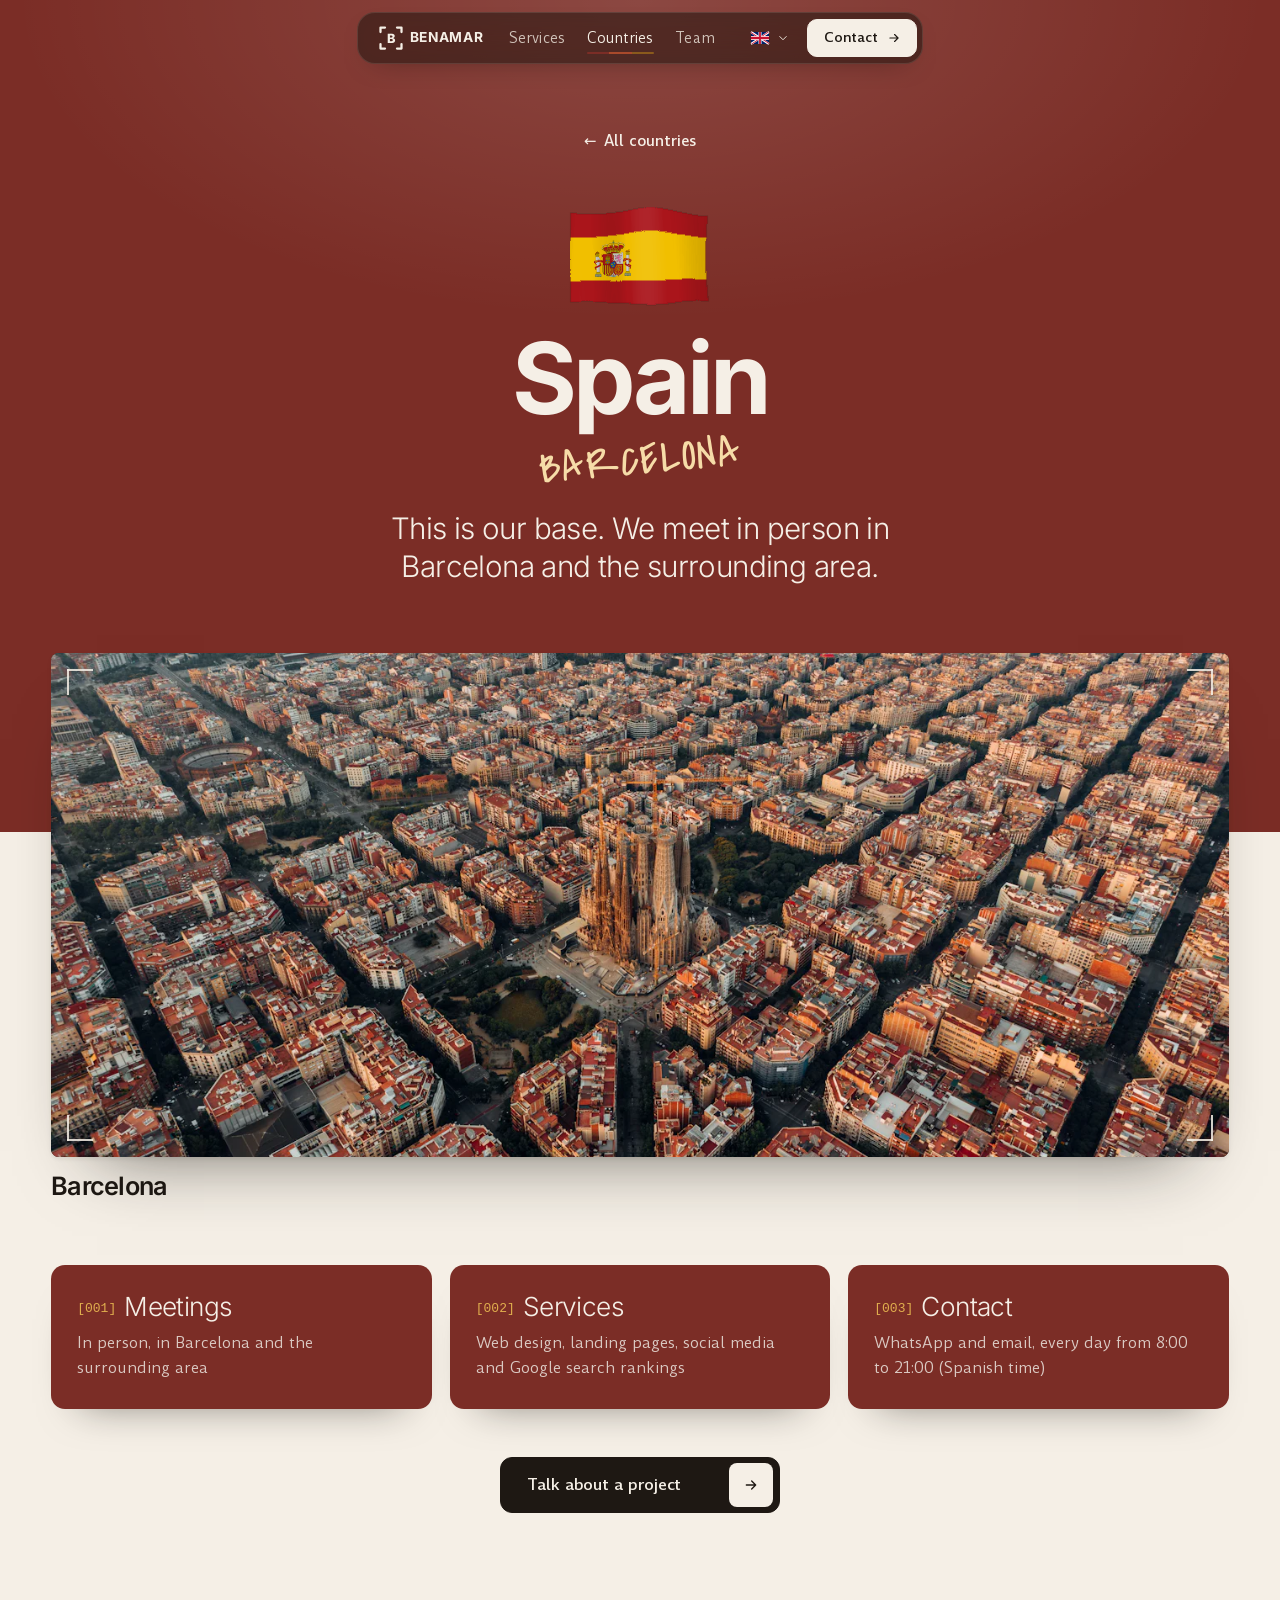
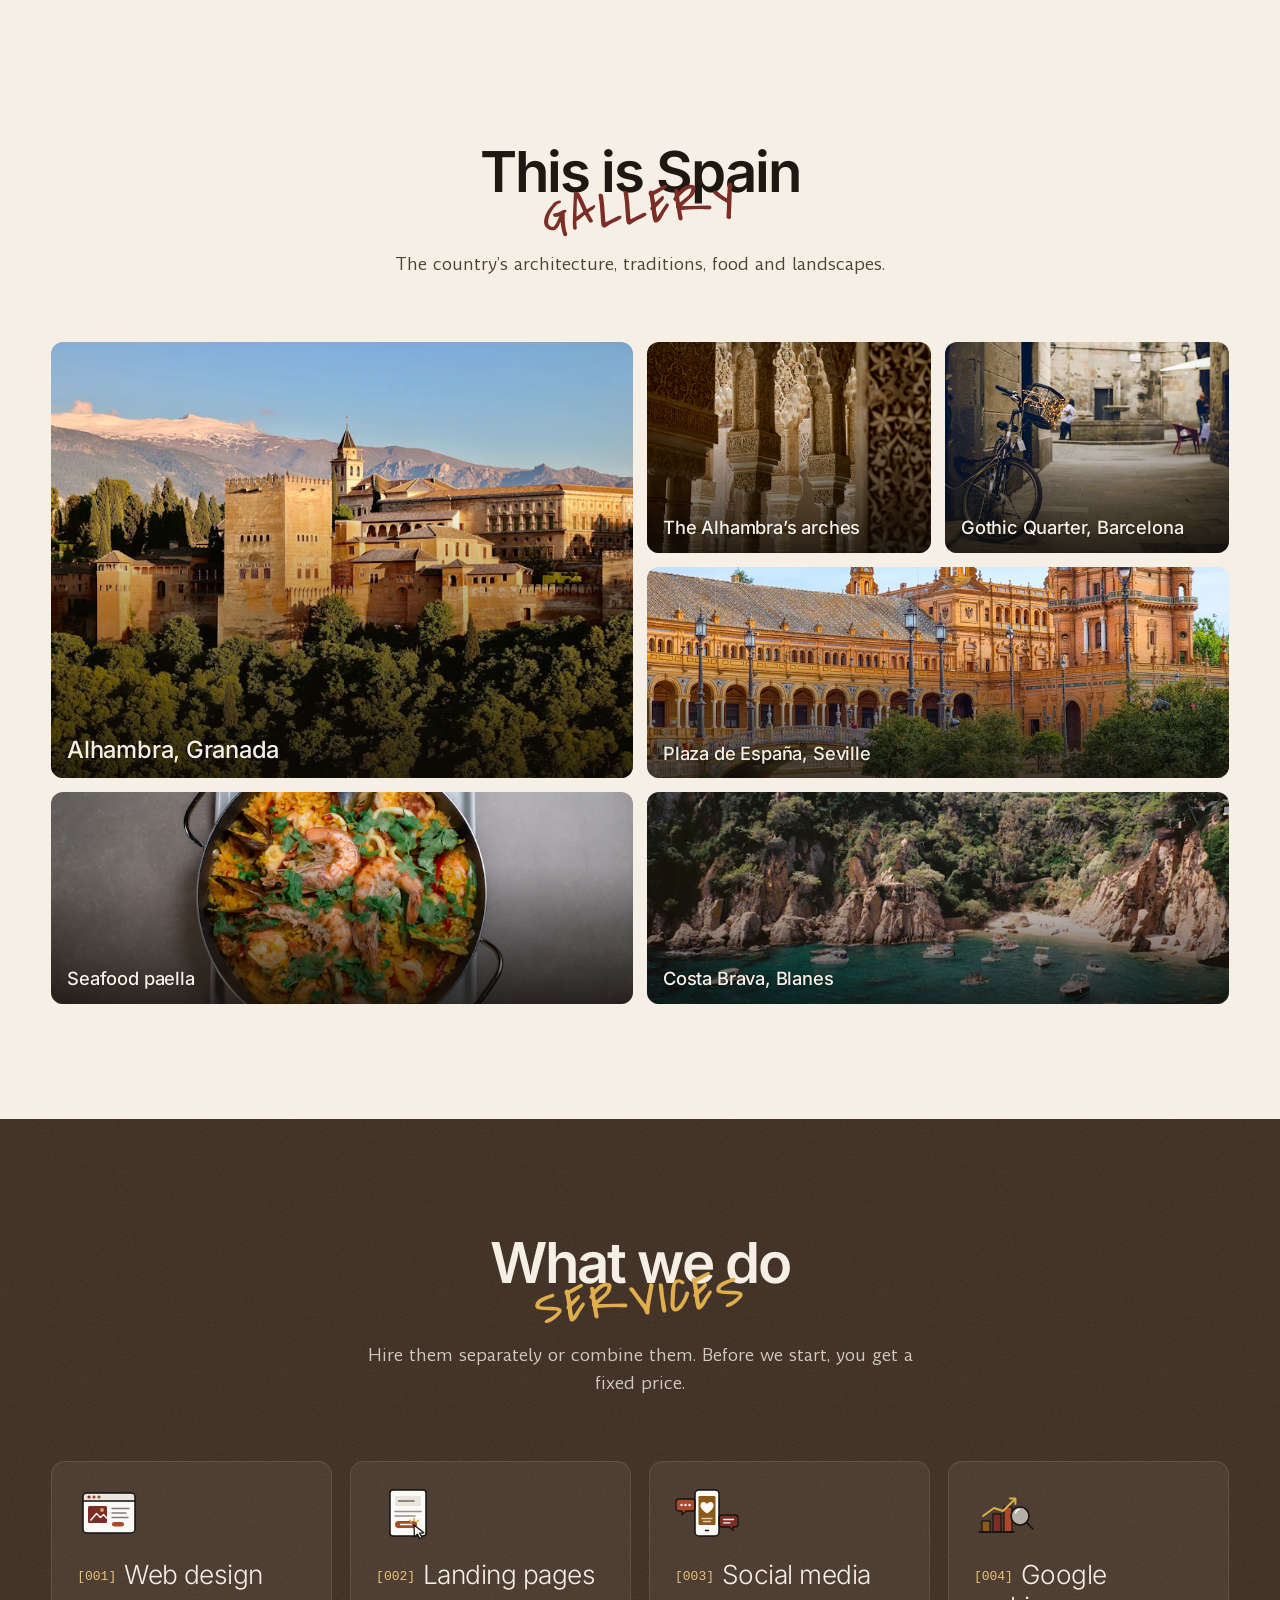
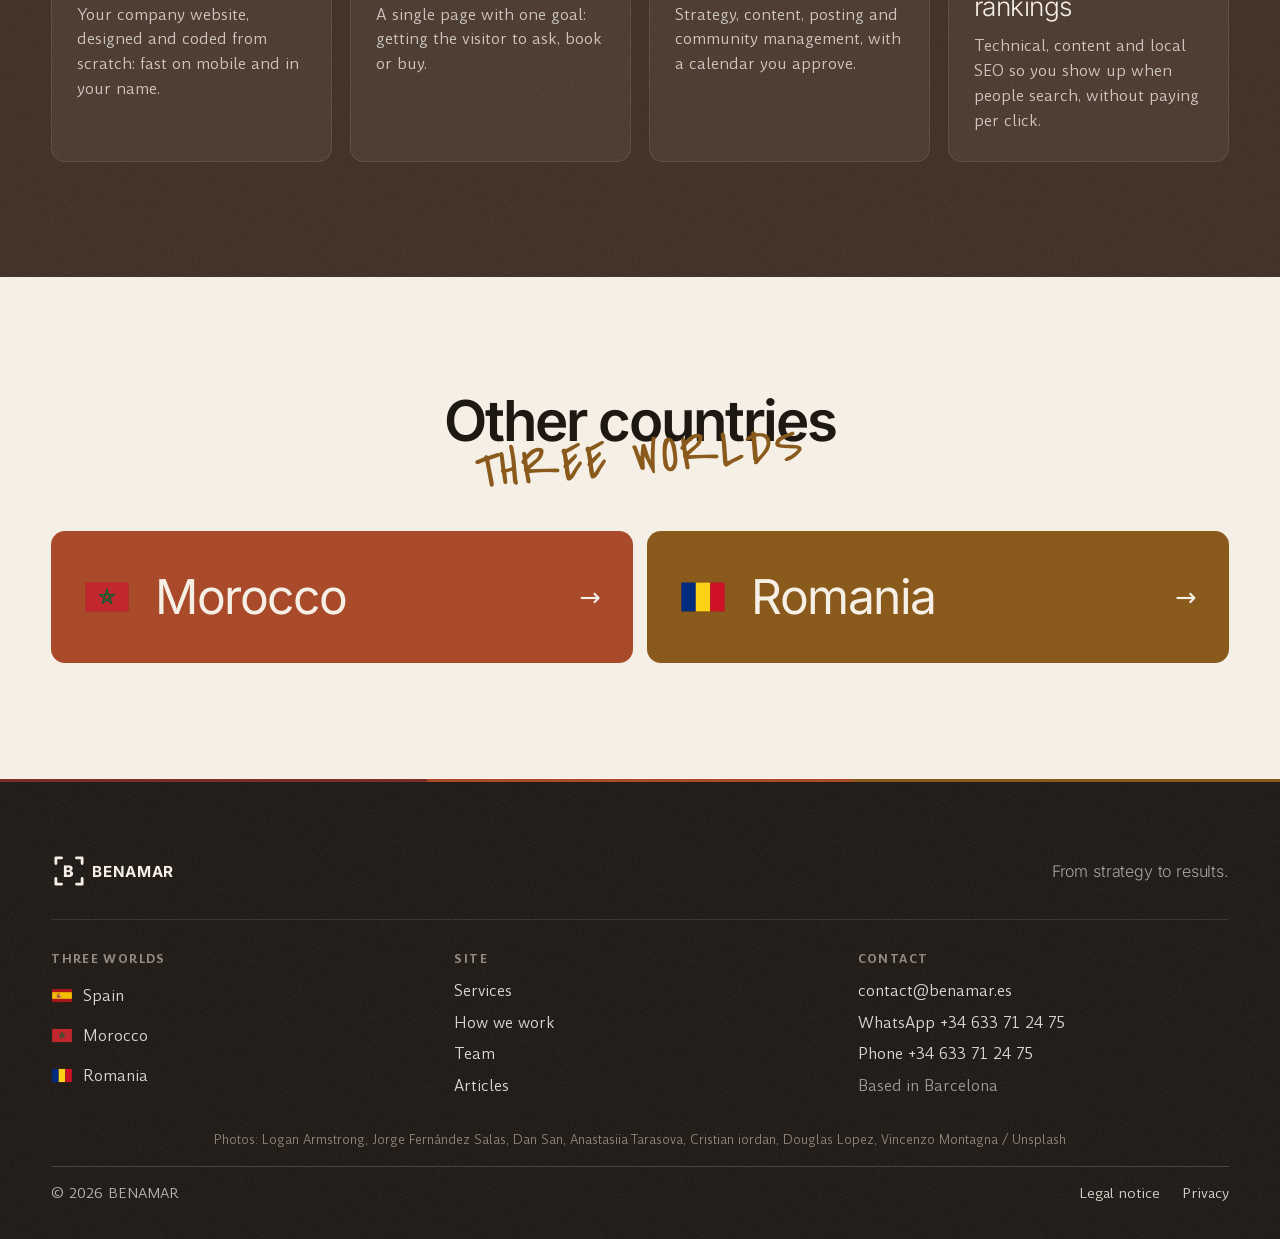
<file: espana.html>
<!doctype html>
<html lang="es" data-title-key="t_es" data-desc-key="d_es">
<head>
  <meta charset="utf-8">
  <meta name="viewport" content="width=device-width, initial-scale=1">
  <title>BENAMAR en España · Marketing digital desde Barcelona</title>
  <meta name="description" content="BENAMAR en España: base en Barcelona y reuniones en persona. Diseño web, landing pages, redes sociales y posicionamiento en Google.">
  <link rel="canonical" href="https://benamar.es/espana.html">
  <meta name="theme-color" content="#F5EFE6">
  <meta property="og:type" content="website">
  <meta property="og:url" content="https://benamar.es/espana.html">
  <meta property="og:site_name" content="BENAMAR">
  <meta property="og:locale" content="es_ES">
  <meta property="og:title" content="BENAMAR en España · Marketing digital desde Barcelona">
  <meta property="og:description" content="BENAMAR en España: base en Barcelona y reuniones en persona. Diseño web, landing pages, redes sociales y posicionamiento en Google.">
  <meta property="og:image" content="https://benamar.es/assets/img/share.jpg">
  <meta property="og:image:width" content="1200">
  <meta property="og:image:height" content="630">
  <meta name="twitter:card" content="summary_large_image">
  <link rel="icon" href="favicon.svg" type="image/svg+xml">
  <link rel="preload" href="assets/fonts/inter-latin.woff2" as="font" type="font/woff2" crossorigin>
  <link rel="preload" href="assets/fonts/amulya-400.woff2" as="font" type="font/woff2" crossorigin>
  <link rel="preload" href="assets/fonts/mano-latin.woff2" as="font" type="font/woff2" crossorigin>
  <link rel="stylesheet" href="css/style.css?v=57">
  <script>document.documentElement.classList.add('js')</script>
</head>
<body>
<!-- Subpágina de España: generada con tools/paises.mjs a partir de index.html. No editar a mano. -->
  <a class="skip" href="#main" data-i18n="skip">Saltar al contenido</a>

  <header class="hdr" data-hdr>
    <div class="hdr__in">
      <nav class="hdr__nav" aria-label="Principal" data-i18n-attr="aria-label:nav_label">
        <a href="./#servicios" data-i18n="nav_services">Servicios</a>
        <a href="./#mundos" aria-current="location" data-i18n="nav_worlds">Países</a>
        <a href="./#equipo" data-i18n="nav_team">Equipo</a>
        <span class="hdr__ind" aria-hidden="true"></span>
      </nav>

      <a class="brand" href="./" aria-label="BENAMAR, inicio" data-i18n-attr="aria-label:brand_label">
        <svg class="brand__mark" viewBox="0 0 32 32" fill="none" aria-hidden="true"><path d="M2 8 L2 2 L8 2" stroke="currentColor" stroke-width="2" stroke-linecap="round" stroke-linejoin="round"/><path d="M24 2 L30 2 L30 8" stroke="currentColor" stroke-width="2" stroke-linecap="round" stroke-linejoin="round"/><path d="M2 24 L2 30 L8 30" stroke="currentColor" stroke-width="2" stroke-linecap="round" stroke-linejoin="round"/><path d="M30 24 L30 30 L24 30" stroke="currentColor" stroke-width="2" stroke-linecap="round" stroke-linejoin="round"/><text x="16" y="22" text-anchor="middle" font-family="Inter, -apple-system, sans-serif" font-weight="800" font-size="16" fill="currentColor">B</text></svg>
        <span class="brand__word">BENAMAR</span>
      </a>

      <div class="hdr__end">
        <div class="lang-dd" data-lang-dd>
          <button class="lang-dd__btn" type="button" aria-haspopup="true" aria-expanded="false" aria-controls="lang-list" data-lang-dd-btn>
            <span class="vh" data-i18n="lang_label">Idioma</span>
            <svg class="flag" viewBox="0 0 30 20" aria-hidden="true"><use href="#flag-es" data-lang-dd-flag/></svg>
            <span class="lang-dd__code" data-lang-dd-code>ES</span>
            <svg class="lang-dd__chev" viewBox="0 0 24 24" aria-hidden="true"><path d="m6 9 6 6 6-6" fill="none" stroke="currentColor" stroke-width="1.6"/></svg>
          </button>
          <ul class="lang-dd__list" id="lang-list" role="list" data-lang-dd-list>
            <li><button type="button" data-lang="es" lang="es" aria-pressed="true"><svg class="flag" viewBox="0 0 30 20" aria-hidden="true"><use href="#flag-es"/></svg><span>Español</span><span class="lang-dd__iso">ES</span></button></li>
            <li><button type="button" data-lang="ca" lang="ca" aria-pressed="false"><svg class="flag" viewBox="0 0 30 20" aria-hidden="true"><use href="#flag-ca"/></svg><span>Català</span><span class="lang-dd__iso">CA</span></button></li>
            <li><button type="button" data-lang="en" lang="en" aria-pressed="false"><svg class="flag" viewBox="0 0 30 20" aria-hidden="true"><use href="#flag-en"/></svg><span>English</span><span class="lang-dd__iso">EN</span></button></li>
            <li><button type="button" data-lang="fr" lang="fr" aria-pressed="false"><svg class="flag" viewBox="0 0 30 20" aria-hidden="true"><use href="#flag-fr"/></svg><span>Français</span><span class="lang-dd__iso">FR</span></button></li>
            <li><button type="button" data-lang="ro" lang="ro" aria-pressed="false"><svg class="flag" viewBox="0 0 30 20" aria-hidden="true"><use href="#flag-ro"/></svg><span>Română</span><span class="lang-dd__iso">RO</span></button></li>
          </ul>
        </div>
        <a class="btn btn--sm hdr__cta" href="./#contacto" data-i18n="hdr_cta">Contacto</a>
        <button class="hdr__menu" type="button" aria-expanded="false" aria-controls="menu" data-menu-btn>
          <span class="hdr__menu-lines" aria-hidden="true"><i></i><i></i></span>
          <span data-i18n="menu">Menú</span>
        </button>
      </div>
    </div>
    <span class="hdr__progress" aria-hidden="true"><i></i><i></i><i></i></span>
  </header>

  <div class="menu" id="menu" hidden>
    <nav class="menu__nav" aria-label="Menú" data-i18n-attr="aria-label:menu">
      <a href="./#servicios" data-i18n="nav_services">Servicios</a>
      <a href="./#mundos" data-i18n="nav_worlds">Países</a>
      <a href="./#equipo" data-i18n="nav_team">Equipo</a>
    </nav>
    <div class="menu__foot">
      <a class="btn" href="./#contacto" data-i18n="cta_main">Pedir una propuesta</a>
      <div class="langs langs--menu" role="group" aria-label="Idioma" data-i18n-attr="aria-label:lang_label">
        <button type="button" data-lang="es" lang="es" aria-pressed="true"><svg class="flag" viewBox="0 0 30 20" aria-hidden="true"><use href="#flag-es"/></svg><span>ES</span></button>
        <button type="button" data-lang="ca" lang="ca" aria-pressed="false"><svg class="flag" viewBox="0 0 30 20" aria-hidden="true"><use href="#flag-ca"/></svg><span>CA</span></button>
        <button type="button" data-lang="en" lang="en" aria-pressed="false"><svg class="flag" viewBox="0 0 30 20" aria-hidden="true"><use href="#flag-en"/></svg><span>EN</span></button>
        <button type="button" data-lang="fr" lang="fr" aria-pressed="false"><svg class="flag" viewBox="0 0 30 20" aria-hidden="true"><use href="#flag-fr"/></svg><span>FR</span></button>
        <button type="button" data-lang="ro" lang="ro" aria-pressed="false"><svg class="flag" viewBox="0 0 30 20" aria-hidden="true"><use href="#flag-ro"/></svg><span>RO</span></button>
      </div>
    </div>
  </div>

  <main id="main">

    <section class="country country--es country--page" aria-labelledby="pais-title">
      <div class="wrap country__top">
        <a class="country__back" href="./#mundos"><span aria-hidden="true">←</span> <span data-i18n="back_countries">Todos los países</span></a>
      </div>
      <div class="wrap country__grid">
        <header class="country__head" data-reveal>
          <svg class="country__flag" viewBox="0 0 30 20" aria-hidden="true"><use href="#flag-es-w"/></svg>
          <h1 id="pais-title" class="t-hand t-hand--h1"><span data-i18n="name_es">España</span> <span class="hand" aria-hidden="true" data-i18n="city_es">Barcelona</span></h1>
        </header>
        <p class="country__lead" data-i18n="es_text" data-reveal style="--d: 1">Aquí está nuestra base. Nos reunimos en persona en Barcelona y alrededores.</p>
      </div>
    </section>

    <div class="city city--es">
      <figure class="wrap city__fig" data-reveal>
        <div class="city__frame">
          <img src="assets/img/ciudad-barcelona-1100.webp" srcset="assets/img/ciudad-barcelona-800.webp 800w, assets/img/ciudad-barcelona-1100.webp 1100w, assets/img/ciudad-barcelona-1400.webp 1400w, assets/img/ciudad-barcelona-1800.webp 1800w" sizes="(min-width: 1360px) 1320px, 94vw" width="1800" height="1200" alt="Vista aérea del Eixample de Barcelona con la Sagrada Familia en el centro" data-i18n-attr="alt:alt_es" style="object-position: 50% 55%; --lq: url([data-uri])" fetchpriority="high" decoding="async">
        </div>
        <figcaption class="city__cap"><span class="city__name" data-i18n="city_es">Barcelona</span></figcaption>
      </figure>
    </div>

    <section class="country-info country-info--es" aria-label="España">
      <div class="wrap">
        <dl class="country__facts" style="--n: 3">
          <div data-reveal style="--d: 0"><dt data-i18n="cf_meet">Reuniones</dt><dd data-i18n="ces_meet">En persona, en Barcelona y alrededores</dd></div>
          <div data-reveal style="--d: 1"><dt data-i18n="cf_services">Servicios</dt><dd data-i18n="cf_services_v">Diseño web, landing pages, redes sociales y posicionamiento en Google</dd></div>
          <div data-reveal style="--d: 2"><dt data-i18n="cf_contact">Contacto</dt><dd data-i18n="cf_contact_v">WhatsApp y email, todos los días de 8:00 a 21:00 (hora de España)</dd></div>
        </dl>
        <div class="country-info__cta" data-reveal>
          <a class="btn" href="./?pais=es#contacto" data-i18n="es_cta">Hablar de un proyecto<span class="vh"> en España</span></a>
        </div>
      </div>
    </section>

    <section class="gal gal--es" aria-labelledby="gal-title">
      <div class="wrap sec-head" data-reveal>
        <h2 id="gal-title" class="t-hand"><span data-i18n="gal_h_es">Así es España</span> <span class="hand" aria-hidden="true" data-i18n="hand_gal">Galería</span></h2>
        <p data-i18n="gal_p">Arquitectura, tradición, cocina y paisaje del país.</p>
      </div>
      <div class="wrap gal__grid">
        <figure class="gal__item gal__item--1" data-reveal style="--d: 0">
          <img src="assets/img/gal-es-1-800.webp" srcset="assets/img/gal-es-1-500.webp 500w, assets/img/gal-es-1-800.webp 800w, assets/img/gal-es-1-1400.webp 1400w" sizes="(min-width: 1440px) 653px, (min-width: 900px) 46vw, 94vw" width="1400" height="933" alt="Alhambra, Granada" data-i18n-attr="alt:g_es1" loading="lazy" decoding="async" style="--lq: url([data-uri])">
          <figcaption><span class="gal__cap" data-i18n="g_es1">Alhambra, Granada</span></figcaption>
        </figure>
        <figure class="gal__item gal__item--2" data-reveal style="--d: 1">
          <img src="assets/img/gal-es-2-800.webp" srcset="assets/img/gal-es-2-500.webp 500w, assets/img/gal-es-2-800.webp 800w, assets/img/gal-es-2-1400.webp 1400w" sizes="(min-width: 1440px) 320px, (min-width: 900px) 23vw, 46vw" width="1400" height="933" alt="Arcos de la Alhambra" data-i18n-attr="alt:g_es2" loading="lazy" decoding="async" style="--lq: url([data-uri])">
          <figcaption><span class="gal__cap" data-i18n="g_es2">Arcos de la Alhambra</span></figcaption>
        </figure>
        <figure class="gal__item gal__item--3" data-reveal style="--d: 2">
          <img src="assets/img/gal-es-4-800.webp" srcset="assets/img/gal-es-4-500.webp 500w, assets/img/gal-es-4-800.webp 800w, assets/img/gal-es-4-1400.webp 1400w" sizes="(min-width: 1440px) 320px, (min-width: 900px) 23vw, 46vw" width="1400" height="933" alt="Barri Gòtic, Barcelona" data-i18n-attr="alt:g_es4" loading="lazy" decoding="async" style="--lq: url([data-uri])">
          <figcaption><span class="gal__cap" data-i18n="g_es4">Barri Gòtic, Barcelona</span></figcaption>
        </figure>
        <figure class="gal__item gal__item--4" data-reveal style="--d: 0">
          <img src="assets/img/gal-es-3-800.webp" srcset="assets/img/gal-es-3-500.webp 500w, assets/img/gal-es-3-800.webp 800w, assets/img/gal-es-3-1400.webp 1400w" sizes="(min-width: 1440px) 653px, (min-width: 900px) 46vw, 46vw" width="1400" height="933" alt="Plaza de España, Sevilla" data-i18n-attr="alt:g_es3" loading="lazy" decoding="async" style="--lq: url([data-uri])">
          <figcaption><span class="gal__cap" data-i18n="g_es3">Plaza de España, Sevilla</span></figcaption>
        </figure>
        <figure class="gal__item gal__item--5" data-reveal style="--d: 1">
          <img src="assets/img/gal-es-5-800.webp" srcset="assets/img/gal-es-5-500.webp 500w, assets/img/gal-es-5-800.webp 800w, assets/img/gal-es-5-1400.webp 1400w" sizes="(min-width: 1440px) 653px, (min-width: 900px) 46vw, 46vw" width="1400" height="933" alt="Paella de marisco" data-i18n-attr="alt:g_es5" loading="lazy" decoding="async" style="--lq: url([data-uri])">
          <figcaption><span class="gal__cap" data-i18n="g_es5">Paella de marisco</span></figcaption>
        </figure>
        <figure class="gal__item gal__item--6" data-reveal style="--d: 2">
          <img src="assets/img/gal-es-6-800.webp" srcset="assets/img/gal-es-6-500.webp 500w, assets/img/gal-es-6-800.webp 800w, assets/img/gal-es-6-1400.webp 1400w" sizes="(min-width: 1440px) 653px, (min-width: 900px) 46vw, 94vw" width="1400" height="933" alt="Costa Brava, Blanes" data-i18n-attr="alt:g_es6" loading="lazy" decoding="async" style="--lq: url([data-uri])">
          <figcaption><span class="gal__cap" data-i18n="g_es6">Costa Brava, Blanes</span></figcaption>
        </figure>
      </div>
    </section>

    <section class="svc-strip" aria-labelledby="svc-strip-title">
      <div class="wrap sec-head" data-reveal>
        <h2 id="svc-strip-title" class="t-hand"><span data-i18n="services_h">Lo que hacemos</span> <span class="hand" aria-hidden="true" data-i18n="hand_services">Servicios</span></h2>
        <p data-i18n="services_p">Puede contratarlos por separado o combinarlos. Antes de empezar le damos un precio cerrado.</p>
      </div>
      <div class="wrap svc-strip__grid">
        <a class="svc-card" href="./#servicios" data-reveal style="--d: 0">
          <svg class="svc__ico ill" viewBox="0 0 64 52" aria-hidden="true">
            <rect x="6" y="6" width="52" height="40" rx="4" fill="#FBFAF7"/>
            <path d="M10 6H54a4 4 0 0 1 4 4V14H6V10a4 4 0 0 1 4-4Z" fill="#EAE6DD"/>
            <circle cx="12" cy="10" r="1.6" fill="#7B2D26"/><circle cx="17" cy="10" r="1.6" fill="#A94A2B"/><circle cx="22" cy="10" r="1.6" fill="#8A5A1C"/>
            <rect class="a-img" x="11" y="19" width="19" height="17" rx="1.5" fill="#7B2D26"/>
            <path class="a-img" d="M13.5 33.5 19.5 26.5 23.5 30.5 26.5 27.5 30 31.5" fill="none" stroke="#FBFAF7" stroke-width="1.4" stroke-linejoin="round"/>
            <circle class="a-img a-sol" cx="25" cy="23" r="1.9" fill="#D8AE45"/>
            <rect class="a-btn" x="35" y="35" width="12" height="4.6" rx="2.3" fill="#A94A2B"/>
            <path class="ink" pathLength="1" d="M35 21.5H52M35 26H49M35 30.5H51" fill="none" stroke="#16140F" stroke-width="1.4" stroke-linecap="round" stroke-linejoin="round" stroke-opacity=".55"/>
            <path class="ink" pathLength="1" d="M10 6H54a4 4 0 0 1 4 4V42a4 4 0 0 1-4 4H10a4 4 0 0 1-4-4V10a4 4 0 0 1 4-4ZM6 14H58" fill="none" stroke="#16140F" stroke-width="1.5" stroke-linecap="round" stroke-linejoin="round" filter="url(#tinta)"/>
          </svg>
          <h3 data-i18n="svc1_h">Diseño web</h3>
          <p data-i18n="svc1_p">Su web corporativa, diseñada y programada desde cero: rápida en el móvil y a su nombre.</p>
        </a>
        <a class="svc-card" href="./#servicios" data-reveal style="--d: 1">
          <svg class="svc__ico ill" viewBox="0 0 64 52" aria-hidden="true">
            <rect x="14" y="3" width="36" height="46" rx="3" fill="#FBFAF7"/>
            <rect x="19" y="9" width="26" height="10" rx="1.5" fill="#EAE6DD"/>
            <rect class="a-btn" x="19" y="34" width="22" height="7" rx="3.5" fill="#A94A2B"/>
            <path class="a-btn" d="M24.5 37.5H35.5" stroke="#FBFAF7" stroke-width="1.4" stroke-linecap="round"/>
            <path class="ink" pathLength="1" d="M22.5 14H38" fill="none" stroke="#16140F" stroke-width="1.6" stroke-linecap="round" stroke-linejoin="round" stroke-opacity=".6"/>
            <path class="ink" pathLength="1" d="M19 24.5H45M19 29H39" fill="none" stroke="#16140F" stroke-width="1.4" stroke-linecap="round" stroke-linejoin="round" stroke-opacity=".45"/>
            <path class="ink" pathLength="1" d="M17 3H47a3 3 0 0 1 3 3V46a3 3 0 0 1-3 3H17a3 3 0 0 1-3-3V6a3 3 0 0 1 3-3Z" fill="none" stroke="#16140F" stroke-width="1.5" stroke-linecap="round" stroke-linejoin="round" filter="url(#tinta)"/>
            <path class="a-cur" d="M38 38 38.4 50 41.4 47.1 43.7 51.6 46 50.5 43.7 46.1 47.8 45.8Z" fill="#FBFAF7" stroke="#16140F" stroke-width="1.3" stroke-linejoin="round"/>
            <path class="ink a-ray" pathLength="1" d="M35.4 35.1 33.6 33.3M38 34.1V31.5M40.6 35.1 42.4 33.3" fill="none" stroke="#D8AE45" stroke-width="1.6" stroke-linecap="round"/>
          </svg>
          <h3 data-i18n="svc2_h">Landing pages</h3>
          <p data-i18n="svc2_p">Una sola página con un objetivo: que el visitante pida, reserve o compre.</p>
        </a>
        <a class="svc-card" href="./#servicios" data-reveal style="--d: 2">
          <svg class="svc__ico ill" viewBox="0 0 64 52" aria-hidden="true">
            <path d="M24 3H40a4 4 0 0 1 4 4V45a4 4 0 0 1-4 4H24a4 4 0 0 1-4-4V7a4 4 0 0 1 4-4Z" fill="#FBFAF7"/>
            <rect x="23.5" y="9" width="17" height="29" rx="1.2" fill="#8A5A1C"/>
            <path class="a-heart" d="M32 26.5c-4.2-3-6.6-5.4-6.6-8.1 0-1.9 1.4-3.3 3.2-3.3 1.4 0 2.6.8 3.4 2 .8-1.2 2-2 3.4-2 1.8 0 3.2 1.4 3.2 3.3 0 2.7-2.4 5.1-6.6 8.1Z" fill="#FBFAF7"/>
            <path d="M27 31.5H37M28.5 34.5H35.5" stroke="#FBFAF7" stroke-opacity=".7" stroke-width="1.3" stroke-linecap="round"/>
            <path class="a-b1" d="M4 12h13a3 3 0 0 1 3 3v6a3 3 0 0 1-3 3H11l-4 3.5V24H4a3 3 0 0 1-3-3v-6a3 3 0 0 1 3-3Z" fill="#A94A2B" stroke="#16140F" stroke-width="1.3" stroke-linejoin="round"/>
            <circle class="a-b1" cx="6.5" cy="18" r="1.2" fill="#FBFAF7"/><circle class="a-b1" cx="10.5" cy="18" r="1.2" fill="#FBFAF7"/><circle class="a-b1" cx="14.5" cy="18" r="1.2" fill="#FBFAF7"/>
            <path class="a-b2" d="M47 28h13a3 3 0 0 1 3 3v6a3 3 0 0 1-3 3h-2v3.5L54 40h-7a3 3 0 0 1-3-3v-6a3 3 0 0 1 3-3Z" fill="#7B2D26" stroke="#16140F" stroke-width="1.3" stroke-linejoin="round"/>
            <path class="a-b2" d="M48.5 32.5H58.5M48.5 35.8H55" stroke="#FBFAF7" stroke-width="1.3" stroke-linecap="round"/>
            <path class="ink" pathLength="1" d="M24 3H40a4 4 0 0 1 4 4V45a4 4 0 0 1-4 4H24a4 4 0 0 1-4-4V7a4 4 0 0 1 4-4ZM30.5 43.5H33.5" fill="none" stroke="#16140F" stroke-width="1.5" stroke-linecap="round" stroke-linejoin="round" filter="url(#tinta)"/>
          </svg>
          <h3 data-i18n="svc3_h">Redes sociales</h3>
          <p data-i18n="svc3_p">Estrategia, contenido, publicación y comunidad, con un calendario que usted aprueba.</p>
        </a>
        <a class="svc-card" href="./#servicios" data-reveal style="--d: 3">
          <svg class="svc__ico ill" viewBox="0 0 64 52" aria-hidden="true">
            <rect class="a-bar" x="8" y="34" width="8" height="11" fill="#8A5A1C" stroke="#16140F" stroke-width="1.2"/>
            <rect class="a-bar" x="19" y="27" width="8" height="18" fill="#7B2D26" stroke="#16140F" stroke-width="1.2"/>
            <rect class="a-bar" x="30" y="20" width="8" height="25" fill="#A94A2B" stroke="#16140F" stroke-width="1.2"/>
            <path class="ink a-arr" pathLength="1" d="M9 29 20 21 29 24 41 12M36 11.6H41.4V17" fill="none" stroke="#D8AE45" stroke-width="2" stroke-linecap="round" stroke-linejoin="round"/>
            <circle cx="46" cy="29" r="9" fill="#FBFAF7" fill-opacity=".6"/>
            <path d="M41.4 26a5.2 5.2 0 0 1 3.6-3.7" stroke="#fff" stroke-width="1.5" stroke-linecap="round" fill="none"/>
            <path class="ink" pathLength="1" d="M5 45H40M46 20a9 9 0 1 1 0 18 9 9 0 0 1 0-18ZM52.6 35.6 59 42" fill="none" stroke="#16140F" stroke-width="1.6" stroke-linecap="round" stroke-linejoin="round" filter="url(#tinta)"/>
          </svg>
          <h3 data-i18n="svc4_h">Posicionamiento en Google</h3>
          <p data-i18n="svc4_p">SEO técnico, de contenido y local para aparecer cuando le buscan, sin pagar por clic.</p>
        </a>
      </div>
    </section>

    <nav class="others" aria-labelledby="others-title">
      <div class="wrap">
        <div class="sec-head" data-reveal>
          <h2 class="others__h t-hand" id="others-title"><span data-i18n="others_h">Otros países</span> <span class="hand" aria-hidden="true" data-i18n="ftr_worlds">Tres mundos</span></h2>
        </div>
        <div class="others__grid">
        <a class="other other--ma" href="marruecos.html" data-reveal style="--d: 0">
          <svg class="other__flag" viewBox="0 0 30 20" aria-hidden="true"><use href="#flag-ma"/></svg>
          <span class="other__name" data-i18n="name_ma">Marruecos</span>
          <span class="other__go" aria-hidden="true">→</span>
        </a>
        <a class="other other--ro" href="rumania.html" data-reveal style="--d: 1">
          <svg class="other__flag" viewBox="0 0 30 20" aria-hidden="true"><use href="#flag-ro"/></svg>
          <span class="other__name" data-i18n="name_ro">Rumanía</span>
          <span class="other__go" aria-hidden="true">→</span>
        </a>
        </div>
      </div>
    </nav>

  </main>

  <footer class="ftr">
    <span class="tri tri--edge" aria-hidden="true"><i></i><i></i><i></i></span>
    <div class="wrap">
      <div class="ftr__brand" data-reveal>
        <a class="ftr__logo" href="./" aria-label="BENAMAR, inicio" data-i18n-attr="aria-label:brand_label">
          <svg class="ftr__logo-mark" viewBox="0 0 32 32" fill="none" aria-hidden="true"><path d="M2 8 L2 2 L8 2" stroke="currentColor" stroke-width="2" stroke-linecap="round" stroke-linejoin="round"/><path d="M24 2 L30 2 L30 8" stroke="currentColor" stroke-width="2" stroke-linecap="round" stroke-linejoin="round"/><path d="M2 24 L2 30 L8 30" stroke="currentColor" stroke-width="2" stroke-linecap="round" stroke-linejoin="round"/><path d="M30 24 L30 30 L24 30" stroke="currentColor" stroke-width="2" stroke-linecap="round" stroke-linejoin="round"/><text x="16" y="22" text-anchor="middle" font-family="Inter, -apple-system, sans-serif" font-weight="800" font-size="16" fill="currentColor">B</text></svg>
          <span>BENAMAR</span>
        </a>
        <p class="ftr__claim"><span data-i18n="h1a">De la estrategia</span> <span data-i18n="h1b">al resultado.</span></p>
      </div>

      <div class="ftr__cards">
        <section class="ftr__card" aria-labelledby="ftr-paises" data-reveal style="--d: 0">
          <h2 class="ftr__h" id="ftr-paises" data-i18n="ftr_worlds">Tres mundos</h2>
            <ul class="ftr__countries">
              <li><a href="espana.html"><svg class="flag" viewBox="0 0 30 20" aria-hidden="true"><use href="#flag-es"/></svg><span data-i18n="name_es">España</span></a></li>
              <li><a href="marruecos.html"><svg class="flag" viewBox="0 0 30 20" aria-hidden="true"><use href="#flag-ma"/></svg><span data-i18n="name_ma">Marruecos</span></a></li>
              <li><a href="rumania.html"><svg class="flag" viewBox="0 0 30 20" aria-hidden="true"><use href="#flag-ro"/></svg><span data-i18n="name_ro">Rumanía</span></a></li>
            </ul>
        </section>
        <nav class="ftr__card" aria-labelledby="ftr-nav" data-reveal style="--d: 1">
          <h2 class="ftr__h" id="ftr-nav" data-i18n="ftr_nav">Navegación</h2>
          <ul>
            <li><a href="./#servicios" data-i18n="nav_services">Servicios</a></li>
            <li><a href="./#metodo" data-i18n="method_h">Cómo trabajamos</a></li>
            <li><a href="./#equipo" data-i18n="nav_team">Equipo</a></li>
            <li><a href="articulos/" data-i18n-attr="href:art_href" data-i18n="nav_articles">Artículos</a></li>
          </ul>
        </nav>
        <section class="ftr__card" aria-labelledby="ftr-contacto" data-reveal style="--d: 2">
          <h2 class="ftr__h" id="ftr-contacto" data-i18n="ftr_contact">Contacto</h2>
          <ul>
            <li><a href="mailto:contact@benamar.es">contact@benamar.es</a></li>
            <li><a href="https://wa.me/34633712475" target="_blank" rel="noopener">WhatsApp +34 633 71 24 75<span class="vh" data-i18n="newtab"> (se abre en una pestaña nueva)</span></a></li>
            <li><a href="tel:+34633712475"><span data-i18n="c_phone">Teléfono</span> +34 633 71 24 75</a></li>
            <li class="ftr__muted" data-i18n="ftr_base">Base en Barcelona</li>
          </ul>
        </section>
      </div>

      <p class="ftr__credits"><span data-i18n="photo_credits">Fotos</span>: <a href="https://unsplash.com/es/fotos/vista-aerea-de-los-edificios-de-la-ciudad-durante-el-dia-hVhfqhDYciU" target="_blank" rel="noopener">Logan Armstrong</a>, <a href="https://unsplash.com/es/fotos/castillo-de-hormigon-marron-rodeado-de-arboles-verdes-durante-el-dia-zXxkdiBgHvA" target="_blank" rel="noopener">Jorge Fernández Salas</a>, <a href="https://unsplash.com/es/fotos/un-edificio-con-columnas-5-YmOvST93E" target="_blank" rel="noopener">Dan San</a>, <a href="https://unsplash.com/es/fotos/bicicleta-negra-al-lado-de-la-puerta-de-madera-NYvx-uP85mA" target="_blank" rel="noopener">Anastasiia Tarasova</a>, <a href="https://unsplash.com/es/fotos/un-grupo-de-personas-en-un-bote-en-un-rio-frente-a-un-gran-edificio-i1SjoO4C_PY" target="_blank" rel="noopener">Cristian iordan</a>, <a href="https://unsplash.com/es/fotos/sarten-negra-en-la-estufa-4B0cLMtJxWw" target="_blank" rel="noopener">Douglas Lopez</a>, <a href="https://unsplash.com/es/fotos/un-grupo-de-botes-flotando-sobre-un-cuerpo-de-agua-lJy98lq4F7c" target="_blank" rel="noopener">Vincenzo Montagna</a> / <a href="https://unsplash.com/" target="_blank" rel="noopener">Unsplash</a></p>
      <div class="ftr__legal">
        <p>© <span data-year>2026</span> BENAMAR</p>
        <p>
          <a href="aviso-legal.html" data-i18n-attr="href:legal_href" data-i18n="legal1">Aviso legal</a>
          <a href="privacidad.html" data-i18n-attr="href:privacy_href" data-i18n="legal2">Privacidad</a>
        </p>
      </div>
    </div>
  </footer>

  <a class="wa-float" href="https://wa.me/34633712475?text=Hola%2C%20quiero%20pedir%20una%20propuesta." target="_blank" rel="noopener" aria-label="Escribir por WhatsApp" data-i18n-attr="href:wa_href;aria-label:cta_wa" data-wa-float>
    <svg class="wa-float__ico" viewBox="0 0 24 24" aria-hidden="true"><path d="M12 3.2a8.8 8.8 0 0 0-7.6 13.2L3.2 20.8l4.5-1.2A8.8 8.8 0 1 0 12 3.2Z" fill="none" stroke="currentColor" stroke-width="1.6" stroke-linejoin="round"/><path d="M9.1 7.9c.2-.4.4-.4.7-.4h.5c.2 0 .4 0 .6.5l.7 1.7c.1.2.1.4 0 .6l-.4.6c-.1.2-.2.3 0 .6.4.7 1 1.3 1.6 1.8.6.4 1 .6 1.3.7.2.1.4 0 .5-.1l.6-.8c.2-.2.4-.2.6-.1l1.6.8c.2.1.4.2.4.4 0 .6-.2 1.2-.6 1.5-.5.4-1.2.7-2 .5-1-.2-2.2-.7-3.5-1.8-1.4-1.2-2.3-2.6-2.6-3.4-.4-1-.1-2 .4-2.6Z" fill="currentColor"/></svg>
    <span class="wa-float__l" data-i18n="cta_wa">Escribir por WhatsApp</span>
  </a>

  <svg id="sprite" width="0" height="0" style="position:absolute" aria-hidden="true" focusable="false">
    <defs><filter id="viento" x="-10%" y="-22%" width="120%" height="144%" color-interpolation-filters="sRGB"><feTurbulence type="fractalNoise" baseFrequency=".07 .05" numOctaves="1" seed="5" result="w"><animate attributeName="baseFrequency" values=".07 .05;.088 .041;.07 .05" dur="3.4s" repeatCount="indefinite" calcMode="spline" keyTimes="0;.5;1" keySplines=".45 0 .55 1;.45 0 .55 1"/></feTurbulence><feDisplacementMap in="SourceGraphic" in2="w" scale="1.6" xChannelSelector="R" yChannelSelector="G" result="d"><animate attributeName="scale" values="1.6;4.2;1.6" dur="2.6s" repeatCount="indefinite" calcMode="spline" keyTimes="0;.5;1" keySplines=".45 0 .55 1;.45 0 .55 1"/></feDisplacementMap><feTurbulence type="fractalNoise" baseFrequency=".1 .004" numOctaves="1" seed="12" result="p"/><feOffset in="p" dx="0" result="po"><animate attributeName="dx" values="-3;3;-3" dur="3.4s" repeatCount="indefinite" calcMode="spline" keyTimes="0;.5;1" keySplines=".45 0 .55 1;.45 0 .55 1"/></feOffset><feColorMatrix in="po" type="matrix" values="0 0 0 0 0  0 0 0 0 0  0 0 0 0 0  0 3.2 0 0 -1.55" result="sa"/><feFlood flood-color="#120a04" flood-opacity=".36"/><feComposite in2="sa" operator="in"/><feComposite in2="d" operator="in" result="sombra"/><feColorMatrix in="po" type="matrix" values="0 0 0 0 1  0 0 0 0 1  0 0 0 0 1  0 -3.2 0 0 1.45" result="la"/><feFlood flood-color="#fff" flood-opacity=".24"/><feComposite in2="la" operator="in"/><feComposite in2="d" operator="in" result="luz"/><feMerge><feMergeNode in="d"/><feMergeNode in="sombra"/><feMergeNode in="luz"/></feMerge></filter><filter id="tinta" x="-10%" y="-10%" width="120%" height="120%"><feTurbulence type="fractalNoise" baseFrequency=".35" numOctaves="1" seed="7"/><feDisplacementMap in="SourceGraphic" scale=".6"/></filter><clipPath id="uk-t"><path d="M30 15h30v15zv15H0zH0V0zV0h30z"/></clipPath></defs>
    <symbol id="flag-es" viewBox="0 0 30 20"><rect x="1.5" y="1" width="27" height="18" fill="#AA151B"/><rect x="1.5" y="5.5" width="27" height="9" fill="#F1BF00"/><g transform="translate(2.307 0.471) scale(0.03971)"><path fill="#ad1519" d="m127.3 213.3-.8-.1-1-1-.7-.4-.6-.8s-.7-1.1-.4-2c.3-.9.9-1.2 1.4-1.5a12 12 0 0 1 1.5-.5l1-.4 1.3-.3.5-.3c.2 0 .7 0 1-.2l1-.2 1.6.1h4.8c.4 0 1.2.3 1.4.4a35 35 0 0 0 2 .7c.5.1 1.6.3 2.2.6.5.3.9.7 1.1 1l.5 1v1.1l-.5.8-.6 1-.8.6s-.5.5-1 .4c-.4 0-4.8-.8-7.6-.8s-7.3.9-7.3.9"/><path fill="none" stroke="#000" stroke-linejoin="round" stroke-width=".3" d="m127.3 213.3-.8-.1-1-1-.7-.4-.6-.8s-.7-1.1-.4-2c.3-.9.9-1.2 1.4-1.5a12 12 0 0 1 1.5-.5l1-.4 1.3-.3.5-.3c.2 0 .7 0 1-.2l1-.2 1.6.1h4.8c.4 0 1.2.3 1.4.4a35 35 0 0 0 2 .7c.5.1 1.6.3 2.2.6.5.3.9.7 1.1 1l.5 1v1.1l-.5.8-.6 1-.8.6s-.5.5-1 .4c-.4 0-4.8-.8-7.6-.8s-7.3.9-7.3.9z"/><path fill="#c8b100" d="M133.3 207c0-1.3.6-2.3 1.3-2.3.8 0 1.4 1 1.4 2.4 0 1.3-.6 2.4-1.4 2.4s-1.3-1.1-1.3-2.5"/><path fill="none" stroke="#000" stroke-width=".3" d="M133.3 207c0-1.3.6-2.3 1.3-2.3.8 0 1.4 1 1.4 2.4 0 1.3-.6 2.4-1.4 2.4s-1.3-1.1-1.3-2.5z"/><path fill="#c8b100" d="M134 207c0-1.2.3-2.1.7-2.1.3 0 .6 1 .6 2.1 0 1.3-.3 2.2-.6 2.2-.4 0-.6-1-.6-2.2"/><path fill="none" stroke="#000" stroke-width=".3" d="M134 207c0-1.2.3-2.1.7-2.1.3 0 .6 1 .6 2.1 0 1.3-.3 2.2-.6 2.2-.4 0-.6-1-.6-2.2z"/><path fill="#c8b100" d="M133.8 204.5c0-.4.4-.8.8-.8s1 .4 1 .8c0 .5-.5.9-1 .9s-.8-.4-.8-.9"/><path fill="#c8b100" d="M135.3 204.2v.6h-1.4v-.6h.5V203h-.7v-.6h.7v-.5h.5v.5h.6v.6h-.6v1.2z"/><path fill="none" stroke="#000" stroke-width=".3" d="M135.3 204.2v.6h-1.4v-.6h.5V203h-.7v-.6h.7v-.5h.5v.5h.6v.6h-.6v1.2h.4"/><path fill="#c8b100" d="M135.9 204.2v.6h-2.5v-.6h1V203h-.7v-.6h.7v-.5h.5v.5h.6v.6h-.6v1.2z"/><path fill="none" stroke="#000" stroke-width=".3" d="M135.9 204.2v.6h-2.5v-.6h1V203h-.7v-.6h.7v-.5h.5v.5h.6v.6h-.6v1.2h1"/><path fill="none" stroke="#000" stroke-width=".3" d="M134.9 203.7c.4.1.6.4.6.8 0 .5-.4.9-.8.9s-1-.4-1-.9c0-.4.3-.7.7-.8"/><path fill="#c8b100" d="M134.7 213.2H130v-1.1l-.3-1.2-.2-1.5c-1.3-1.7-2.5-2.8-2.9-2.5.1-.3.2-.6.5-.7 1.1-.7 3.5 1 5.2 3.6l.5.7h3.8l.4-.7c1.8-2.7 4.1-4.3 5.2-3.6.3.1.4.4.5.7-.4-.3-1.6.8-2.9 2.5l-.2 1.5-.2 1.2-.1 1.1z"/><path fill="none" stroke="#000" stroke-width=".3" d="M134.7 213.2H130v-1.1l-.3-1.2-.2-1.5c-1.3-1.7-2.5-2.8-2.9-2.5.1-.3.2-.6.5-.7 1.1-.7 3.5 1 5.2 3.6l.5.7h3.8l.4-.7c1.8-2.7 4.1-4.3 5.2-3.6.3.1.4.4.5.7-.4-.3-1.6.8-2.9 2.5l-.2 1.5-.2 1.2-.1 1.1z"/><path fill="none" stroke="#000" stroke-width=".3" d="M126.8 206.8c1-.5 3 1.1 4.6 3.6m11-3.6c-.8-.5-2.8 1.1-4.5 3.6"/><path fill="#c8b100" d="m127.8 215.3-.5-1a27.3 27.3 0 0 1 14.7 0l-.5.8a5.7 5.7 0 0 0-.3.8 22.9 22.9 0 0 0-6.6-.8c-2.6 0-5.2.3-6.5.8z"/><path fill="none" stroke="#000" stroke-width=".3" d="m127.8 215.3-.5-1a27.3 27.3 0 0 1 14.7 0l-.5.8a5.7 5.7 0 0 0-.3.8 22.9 22.9 0 0 0-6.6-.8c-2.6 0-5.2.3-6.5.8l-.3-.6"/><path fill="#c8b100" d="M134.6 217.7c2.4 0 5-.4 5.9-.6.6-.2 1-.5 1-.8 0-.2-.2-.3-.4-.4-1.4-.5-4-.8-6.5-.8s-5 .3-6.4.8c-.2 0-.3.2-.4.3 0 .4.3.7 1 .9 1 .2 3.5.6 5.8.6"/><path fill="none" stroke="#000" stroke-width=".3" d="M134.6 217.7c2.4 0 5-.4 5.9-.6.6-.2 1-.5 1-.8 0-.2-.2-.3-.4-.4-1.4-.5-4-.8-6.5-.8s-5 .3-6.4.8c-.2 0-.3.2-.4.3 0 .4.3.7 1 .9 1 .2 3.5.6 5.8.6z"/><path fill="#c8b100" d="m142.1 213.2-.5-.5s-.6.3-1.3.2c-.6 0-.9-1-.9-1s-.7.7-1.3.7c-.7 0-1-.6-1-.6s-.7.5-1.3.4c-.6 0-1.2-.8-1.2-.8s-.6.8-1.2.8c-.6.1-1-.5-1-.5s-.4.6-1.1.7-1.4-.6-1.4-.6-.5.7-1 1c-.5 0-1.2-.4-1.2-.4l-.2.5-.3.1.2.5a27 27 0 0 1 7.2-.9c3 0 5.5.4 7.4 1z"/><path fill="none" stroke="#000" stroke-width=".3" d="m142.1 213.2-.5-.5s-.6.3-1.3.2c-.6 0-.9-1-.9-1s-.7.7-1.3.7c-.7 0-1-.6-1-.6s-.7.5-1.3.4c-.6 0-1.2-.8-1.2-.8s-.6.8-1.2.8c-.6.1-1-.5-1-.5s-.4.6-1.1.7-1.4-.6-1.4-.6-.5.7-1 1c-.5 0-1.2-.4-1.2-.4l-.2.5-.3.1.2.5a27 27 0 0 1 7.2-.9c3 0 5.5.4 7.4 1z"/><path fill="#c8b100" d="M134.7 210.7h.2a1 1 0 0 0 0 .4c0 .6.4 1 1 1a1 1 0 0 0 1-.7l.2-.3v.4c.1.5.6.8 1.1.8.6 0 1-.4 1-1v-.1l.4-.4.2.5a.9.9 0 0 0-.1.4 1 1 0 0 0 1 1c.4 0 .7-.2.9-.5l.2-.2v.3c0 .3.1.6.4.7 0 0 .4 0 1-.4l.7-.7v.4s-.5.8-1 1c-.2.2-.5.4-.8.3-.3 0-.6-.3-.7-.6-.2.2-.4.2-.7.2-.6 0-1.2-.3-1.4-.8-.3.3-.7.5-1.1.5a1.6 1.6 0 0 1-1.2-.6 1.6 1.6 0 0 1-1 .4 1.6 1.6 0 0 1-1.3-.6 1.6 1.6 0 0 1-2.4.2 1.6 1.6 0 0 1-1.2.6 1.5 1.5 0 0 1-1.1-.5c-.2.5-.8.8-1.4.8-.2 0-.5 0-.7-.2-.1.3-.4.6-.7.6-.3 0-.6 0-.9-.2l-1-1 .1-.5.8.7c.5.4.9.4.9.4.3 0 .4-.4.4-.7v-.3l.2.2c.2.3.5.5.9.5a1 1 0 0 0 1-1 .9.9 0 0 0 0-.4v-.5l.4.4a.7.7 0 0 0 0 .1c0 .6.5 1 1 1 .6 0 1-.3 1.1-.9v-.3l.2.3c.2.4.6.7 1 .7.7 0 1.1-.4 1.1-1a1 1 0 0 0 0-.3h.3"/><path fill="none" stroke="#000" stroke-width=".3" d="M134.7 210.7h.2a1 1 0 0 0 0 .4c0 .6.4 1 1 1a1 1 0 0 0 1-.7l.2-.3v.4c.1.5.6.8 1.1.8.6 0 1-.4 1-1v-.1l.4-.4.2.5a.9.9 0 0 0-.1.4 1 1 0 0 0 1 1c.4 0 .7-.2.9-.5l.2-.2v.3c0 .3.1.6.4.7 0 0 .4 0 1-.4l.7-.7v.4s-.5.8-1 1c-.2.2-.5.4-.8.3-.3 0-.6-.3-.7-.6-.2.2-.4.2-.7.2-.6 0-1.2-.3-1.4-.8-.3.3-.7.5-1.1.5a1.6 1.6 0 0 1-1.2-.6 1.6 1.6 0 0 1-1 .4 1.6 1.6 0 0 1-1.3-.6 1.6 1.6 0 0 1-2.4.2 1.6 1.6 0 0 1-1.2.6 1.5 1.5 0 0 1-1.1-.5c-.2.5-.8.8-1.4.8-.2 0-.5 0-.7-.2-.1.3-.4.6-.7.6-.3 0-.6 0-.9-.2l-1-1 .1-.5.8.7c.5.4.9.4.9.4.3 0 .4-.4.4-.7v-.3l.2.2c.2.3.5.5.9.5a1 1 0 0 0 1-1 .9.9 0 0 0 0-.4v-.5l.4.4a.7.7 0 0 0 0 .1c0 .6.5 1 1 1 .6 0 1-.3 1.1-.9v-.3l.2.3c.2.4.6.7 1 .7.7 0 1.1-.4 1.1-1a1 1 0 0 0 0-.3h.3z"/><path fill="#c8b100" d="M134.6 213.3c-2.9 0-5.5.4-7.3 1l-.3-.2.1-.3a27 27 0 0 1 7.5-1c3 0 5.7.4 7.6 1 0 0 .2.2.1.3l-.3.2a27.3 27.3 0 0 0-7.4-1"/><path fill="none" stroke="#000" stroke-linejoin="round" stroke-width=".3" d="M134.6 213.3c-2.9 0-5.5.4-7.3 1l-.3-.2.1-.3a27 27 0 0 1 7.5-1c3 0 5.7.4 7.6 1 0 0 .2.2.1.3l-.3.2a27.3 27.3 0 0 0-7.4-1z"/><path fill="#fff" d="M131.8 214.4c0-.3.2-.4.5-.4a.4.4 0 0 1 .4.4c0 .2-.2.4-.4.4a.4.4 0 0 1-.5-.4"/><path fill="none" stroke="#000" stroke-width=".3" d="M131.8 214.4c0-.3.2-.4.5-.4a.4.4 0 0 1 .4.4c0 .2-.2.4-.4.4a.4.4 0 0 1-.5-.4z"/><path fill="#ad1519" d="M134.7 214.5h-1c-.1 0-.3 0-.3-.3l.3-.3h2a.3.3 0 0 1 .2.3.3.3 0 0 1-.3.3h-1"/><path fill="none" stroke="#000" stroke-width=".3" d="M134.7 214.5h-1c-.1 0-.3 0-.3-.3l.3-.3h2a.3.3 0 0 1 .2.3.3.3 0 0 1-.3.3h-1"/><path fill="#058e6e" d="M130 214.9h-.7c-.1 0-.3 0-.3-.2a.3.3 0 0 1 .2-.3l.7-.1.7-.1c.2 0 .3 0 .4.2a.3.3 0 0 1-.3.4z"/><path fill="none" stroke="#000" stroke-width=".3" d="M130 214.9h-.7c-.1 0-.3 0-.3-.2a.3.3 0 0 1 .2-.3l.7-.1.7-.1c.2 0 .3 0 .4.2a.3.3 0 0 1-.3.4h-.7"/><path fill="#ad1519" d="m127.3 215.3.3-.4h.7l-.4.6z"/><path fill="none" stroke="#000" stroke-width=".3" d="m127.3 215.3.3-.4h.7l-.4.6-.6-.2"/><path fill="#fff" d="M136.6 214.4c0-.3.2-.4.4-.4a.4.4 0 0 1 .5.4.4.4 0 0 1-.5.4.4.4 0 0 1-.4-.4"/><path fill="none" stroke="#000" stroke-width=".3" d="M136.6 214.4c0-.3.2-.4.4-.4a.4.4 0 0 1 .5.4.4.4 0 0 1-.5.4.4.4 0 0 1-.4-.4z"/><path fill="#058e6e" d="M139.3 214.9h.6a.3.3 0 0 0 .4-.2.3.3 0 0 0-.3-.3l-.6-.1-.7-.1c-.2 0-.3 0-.4.2 0 .2.1.3.3.4z"/><path fill="none" stroke="#000" stroke-width=".3" d="M139.3 214.9h.6a.3.3 0 0 0 .4-.2.3.3 0 0 0-.3-.3l-.6-.1-.7-.1c-.2 0-.3 0-.4.2 0 .2.1.3.3.4h.7"/><path fill="#ad1519" d="m142 215.4-.3-.5h-.7l.3.6z"/><path fill="none" stroke="#000" stroke-width=".3" d="m142 215.4-.3-.5h-.7l.3.6.6-.1"/><path fill="#ad1519" d="M134.6 217.1a25 25 0 0 1-6-.6 25.5 25.5 0 0 1 12.1 0c-1.6.4-3.7.6-6 .6"/><path fill="none" stroke="#000" stroke-linejoin="round" stroke-width=".3" d="M134.6 217.1a25 25 0 0 1-6-.6 25.5 25.5 0 0 1 12.1 0c-1.6.4-3.7.6-6 .6z"/><path fill="#c8b100" d="m142 212-.1-.3c-.2 0-.3 0-.4.2 0 .2 0 .4.2.4 0 0 .2 0 .3-.3"/><path fill="none" stroke="#000" stroke-width=".3" d="m142 212-.1-.3c-.2 0-.3 0-.4.2 0 .2 0 .4.2.4 0 0 .2 0 .3-.3z"/><path fill="#c8b100" d="M137.3 211.2c0-.2 0-.4-.2-.4 0 0-.2.1-.2.3 0 .2 0 .4.2.4l.3-.3"/><path fill="none" stroke="#000" stroke-width=".3" d="M137.3 211.2c0-.2 0-.4-.2-.4 0 0-.2.1-.2.3 0 .2 0 .4.2.4l.3-.3z"/><path fill="#c8b100" d="m132 211.2.1-.4c.2 0 .3.1.3.3 0 .2 0 .4-.2.4z"/><path fill="none" stroke="#000" stroke-width=".3" d="m132 211.2.1-.4c.2 0 .3.1.3.3 0 .2 0 .4-.2.4z"/><path fill="#c8b100" d="m127.3 212 .1-.3c.2 0 .3 0 .4.2 0 .2 0 .4-.2.4 0 0-.2 0-.3-.3"/><path fill="none" stroke="#000" stroke-width=".3" d="m127.3 212 .1-.3c.2 0 .3 0 .4.2 0 .2 0 .4-.2.4 0 0-.2 0-.3-.3z"/><path fill="#c8b100" d="m134.6 208.5-.8.5.6 1.3.2.1.2-.1.7-1.3z"/><path fill="none" stroke="#000" stroke-width=".3" d="m134.6 208.5-.8.5.6 1.3.2.1.2-.1.7-1.3-.9-.5"/><path fill="#c8b100" d="m132.8 210.5.4.5 1.3-.4.1-.2-.1-.2-1.3-.3z"/><path fill="none" stroke="#000" stroke-width=".3" d="m132.8 210.5.4.5 1.3-.4.1-.2-.1-.2-1.3-.3-.4.6"/><path fill="#c8b100" d="m136.4 210.5-.3.5-1.3-.4-.2-.2.2-.2 1.3-.3z"/><path fill="none" stroke="#000" stroke-width=".3" d="m136.4 210.5-.3.5-1.3-.4-.2-.2.2-.2 1.3-.3.3.6"/><path fill="#c8b100" d="m129.3 209-.7.7.9 1 .2.1.1-.1.3-1.3z"/><path fill="none" stroke="#000" stroke-width=".3" d="m129.3 209-.7.7.9 1 .2.1.1-.1.3-1.3-.8-.3"/><path fill="#c8b100" d="m128 211.2.4.5 1.2-.6v-.2l-.1-.2-1.3-.1-.3.6"/><path fill="none" stroke="#000" stroke-width=".3" d="m128 211.2.4.5 1.2-.6v-.2l-.1-.2-1.3-.1-.3.6"/><path fill="#c8b100" d="m131.5 210.5-.3.6H130l-.2-.2.1-.3 1.2-.6z"/><path fill="none" stroke="#000" stroke-width=".3" d="m131.5 210.5-.3.6H130l-.2-.2.1-.3 1.2-.6.5.5"/><path fill="#c8b100" d="M126.6 211.4v.6l-1.4.2-.2-.1v-.2l1-.9z"/><path fill="none" stroke="#000" stroke-width=".3" d="M126.6 211.4v.6l-1.4.2-.2-.1v-.2l1-.9.6.4"/><path fill="#c8b100" d="M129.2 210.9c0-.3.2-.5.5-.5s.5.2.5.5a.5.5 0 0 1-.5.4.5.5 0 0 1-.5-.4"/><path fill="none" stroke="#000" stroke-width=".3" d="M129.2 210.9c0-.3.2-.5.5-.5s.5.2.5.5a.5.5 0 0 1-.5.4.5.5 0 0 1-.5-.4z"/><path fill="#c8b100" d="m140 209 .7.7-.9 1-.2.1-.1-.1-.3-1.3z"/><path fill="none" stroke="#000" stroke-width=".3" d="m140 209 .7.7-.9 1-.2.1-.1-.1-.3-1.3.8-.3"/><path fill="#c8b100" d="m141.4 211.2-.5.5-1.2-.6v-.2l.1-.2 1.3-.1z"/><path fill="none" stroke="#000" stroke-width=".3" d="m141.4 211.2-.5.5-1.2-.6v-.2l.1-.2 1.3-.1.3.6"/><path fill="#c8b100" d="m137.8 210.5.3.6h1.3l.2-.2-.1-.3-1.2-.6z"/><path fill="none" stroke="#000" stroke-width=".3" d="m137.8 210.5.3.6h1.3l.2-.2-.1-.3-1.2-.6-.5.5"/><path fill="#c8b100" d="m142.5 211.4.1.6 1.3.2.2-.1v-.2l-1-.9z"/><path fill="none" stroke="#000" stroke-width=".3" d="m142.5 211.4.1.6 1.3.2.2-.1v-.2l-1-.9-.6.4"/><path fill="#c8b100" d="M134.2 210.4a.5.5 0 0 1 .4-.4c.3 0 .5.2.5.4a.5.5 0 0 1-.5.5.5.5 0 0 1-.4-.5"/><path fill="none" stroke="#000" stroke-width=".3" d="M134.2 210.4a.5.5 0 0 1 .4-.4c.3 0 .5.2.5.4a.5.5 0 0 1-.5.5.5.5 0 0 1-.4-.5z"/><path fill="#c8b100" d="M139.1 210.9c0-.3.3-.5.5-.5a.5.5 0 0 1 .5.5.5.5 0 0 1-.5.4.5.5 0 0 1-.5-.4"/><path fill="none" stroke="#000" stroke-width=".3" d="M139.1 210.9c0-.3.3-.5.5-.5a.5.5 0 0 1 .5.5.5.5 0 0 1-.5.4.5.5 0 0 1-.5-.4z"/><path fill="#c8b100" d="m124.8 212.2-.6-.7c-.2-.2-.7-.3-.7-.3 0-.1.3-.3.6-.3a.5.5 0 0 1 .4.2v-.2s.3 0 .4.3v1"/><path fill="none" stroke="#000" stroke-width=".3" d="m124.8 212.2-.6-.7c-.2-.2-.7-.3-.7-.3 0-.1.3-.3.6-.3a.5.5 0 0 1 .4.2v-.2s.3 0 .4.3v1z"/><path fill="#c8b100" d="M124.8 212c.1-.2.4-.2.5 0 .2.1.3.3.2.5l-.5-.1c-.2-.1-.3-.4-.2-.5"/><path fill="none" stroke="#000" stroke-width=".3" d="M124.8 212c.1-.2.4-.2.5 0 .2.1.3.3.2.5l-.5-.1c-.2-.1-.3-.4-.2-.5z"/><path fill="#c8b100" d="m144.3 212.2.6-.7c.2-.2.7-.3.7-.3 0-.1-.3-.3-.6-.3a.6.6 0 0 0-.4.2v-.2s-.3 0-.4.3v.7z"/><path fill="none" stroke="#000" stroke-width=".3" d="m144.3 212.2.6-.7c.2-.2.7-.3.7-.3 0-.1-.3-.3-.6-.3a.6.6 0 0 0-.4.2v-.2s-.3 0-.4.3v.7z"/><path fill="#c8b100" d="M144.3 212c0-.2-.3-.2-.5 0-.2.1-.2.3-.1.5l.5-.1c.2-.1.2-.4.1-.5"/><path fill="none" stroke="#000" stroke-width=".3" d="M144.3 212c0-.2-.3-.2-.5 0-.2.1-.2.3-.1.5l.5-.1c.2-.1.2-.4.1-.5z"/><path fill="#c8b100" d="M124 223h21.4v-5.5H124z"/><path fill="none" stroke="#000" stroke-width=".4" d="M124 223h21.4v-5.5H124z"/><path fill="#c8b100" d="M126.2 226.8a1 1 0 0 1 .4 0h16.5a1.4 1.4 0 0 1-1-1.2c0-.6.5-1.1 1-1.3a1.7 1.7 0 0 1-.4 0h-16a1.4 1.4 0 0 1-.5 0c.6.2 1 .7 1 1.3a1.3 1.3 0 0 1-1 1.2"/><path fill="none" stroke="#000" stroke-linejoin="round" stroke-width=".4" d="M126.2 226.8a1 1 0 0 1 .4 0h16.5a1.4 1.4 0 0 1-1-1.2c0-.6.5-1.1 1-1.3a1.7 1.7 0 0 1-.4 0h-16a1.4 1.4 0 0 1-.5 0c.6.2 1 .7 1 1.3a1.3 1.3 0 0 1-1 1.2z"/><path fill="#c8b100" d="M126.6 226.8h16c.6 0 1 .3 1 .7 0 .4-.4.8-1 .8h-16c-.5 0-1-.4-1-.8s.5-.8 1-.8"/><path fill="none" stroke="#000" stroke-width=".4" d="M126.6 226.8h16c.6 0 1 .3 1 .7 0 .4-.4.8-1 .8h-16c-.5 0-1-.4-1-.8s.5-.8 1-.8z"/><path fill="#c8b100" d="M126.6 223h16c.6 0 1 .4 1 .7 0 .4-.4.6-1 .6h-16c-.5 0-1-.2-1-.6 0-.3.5-.6 1-.6"/><path fill="none" stroke="#000" stroke-width=".4" d="M126.6 223h16c.6 0 1 .4 1 .7 0 .4-.4.6-1 .6h-16c-.5 0-1-.2-1-.6 0-.3.5-.6 1-.6z"/><path fill="#005bbf" d="M149.6 317.4c-1.4 0-2.8-.3-3.7-.8a8.4 8.4 0 0 0-3.8-.8c-1.4 0-2.7.3-3.7.8a8.3 8.3 0 0 1-3.8.8c-1.5 0-2.8-.3-3.7-.8a8.4 8.4 0 0 0-3.7-.8 8 8 0 0 0-3.7.8 8.3 8.3 0 0 1-3.8.8v2.4c1.5 0 2.8-.4 3.8-.9a8.2 8.2 0 0 1 3.7-.8c1.4 0 2.7.3 3.7.8s2.2.9 3.7.9a8.4 8.4 0 0 0 3.8-.9c1-.5 2.3-.8 3.7-.8 1.5 0 2.8.3 3.8.8s2.2.9 3.7.9z"/><path fill="none" stroke="#000" stroke-width=".4" d="M149.6 317.4c-1.4 0-2.8-.3-3.7-.8a8.4 8.4 0 0 0-3.8-.8c-1.4 0-2.7.3-3.7.8a8.3 8.3 0 0 1-3.8.8c-1.5 0-2.8-.3-3.7-.8a8.4 8.4 0 0 0-3.7-.8 8 8 0 0 0-3.7.8 8.3 8.3 0 0 1-3.8.8v2.4c1.5 0 2.8-.4 3.8-.9a8.2 8.2 0 0 1 3.7-.8c1.4 0 2.7.3 3.7.8s2.2.9 3.7.9a8.4 8.4 0 0 0 3.8-.9c1-.5 2.3-.8 3.7-.8 1.5 0 2.8.3 3.8.8s2.2.9 3.7.9z"/><path fill="#ccc" d="M149.6 319.8a8 8 0 0 1-3.7-.9 8.3 8.3 0 0 0-3.8-.8c-1.4 0-2.7.3-3.7.8s-2.3.9-3.8.9-2.8-.4-3.7-.9a8.4 8.4 0 0 0-3.7-.8 8.2 8.2 0 0 0-3.7.8c-1 .5-2.3.9-3.8.9v2.3c1.5 0 2.8-.4 3.8-.9a8.1 8.1 0 0 1 3.7-.7c1.4 0 2.7.2 3.7.7a8.3 8.3 0 0 0 7.5 0 8.5 8.5 0 0 1 7.5.1 8.1 8.1 0 0 0 3.7.8z"/><path fill="none" stroke="#000" stroke-width=".4" d="M149.6 319.8a8 8 0 0 1-3.7-.9 8.3 8.3 0 0 0-3.8-.8c-1.4 0-2.7.3-3.7.8s-2.3.9-3.8.9-2.8-.4-3.7-.9a8.4 8.4 0 0 0-3.7-.8 8.2 8.2 0 0 0-3.7.8c-1 .5-2.3.9-3.8.9v2.3c1.5 0 2.8-.4 3.8-.9a8.1 8.1 0 0 1 3.7-.7c1.4 0 2.7.2 3.7.7a8.3 8.3 0 0 0 7.5 0 8.5 8.5 0 0 1 7.5.1 8.1 8.1 0 0 0 3.7.8v-2.3"/><path fill="#005bbf" d="M149.6 322a7 7 0 0 1-3.7-.8 8.3 8.3 0 0 0-3.8-.7c-1.4 0-2.7.2-3.7.7-1 .6-2.3.9-3.8.9s-2.8-.4-3.7-.9a8.4 8.4 0 0 0-3.7-.8 8 8 0 0 0-3.7.8c-1 .5-2.3.9-3.8.9v2.3c1.5 0 2.8-.3 3.8-.9a10.2 10.2 0 0 1 7.4 0 7 7 0 0 0 3.7.9 8.4 8.4 0 0 0 3.8-.8c1-.5 2.3-.8 3.7-.8 1.5 0 2.8.3 3.8.8s2.2.8 3.7.8z"/><path fill="none" stroke="#000" stroke-width=".4" d="M149.6 322a7 7 0 0 1-3.7-.8 8.3 8.3 0 0 0-3.8-.7c-1.4 0-2.7.2-3.7.7-1 .6-2.3.9-3.8.9s-2.8-.4-3.7-.9a8.4 8.4 0 0 0-3.7-.8 8 8 0 0 0-3.7.8c-1 .5-2.3.9-3.8.9v2.3c1.5 0 2.8-.3 3.8-.9a10.2 10.2 0 0 1 7.4 0 7 7 0 0 0 3.7.9 8.4 8.4 0 0 0 3.8-.8c1-.5 2.3-.8 3.7-.8 1.5 0 2.8.3 3.8.8s2.2.8 3.7.8V322"/><path fill="#ccc" d="M149.6 326.7a8 8 0 0 1-3.7-.8c-1-.5-2.3-.8-3.7-.8a8.4 8.4 0 0 0-3.8.8c-1 .5-2.3.8-3.8.8a7 7 0 0 1-3.7-.9 8.4 8.4 0 0 0-3.7-.7c-1.4 0-2.7.3-3.7.8s-2.3.8-3.8.8v-2.3a8.3 8.3 0 0 0 3.8-.9 10.2 10.2 0 0 1 7.4 0 8 8 0 0 0 3.7.9 8.4 8.4 0 0 0 3.8-.8c1-.5 2.3-.8 3.8-.8 1.4 0 2.7.3 3.7.8s2.3.8 3.7.8z"/><path fill="none" stroke="#000" stroke-width=".4" d="M149.6 326.7a8 8 0 0 1-3.7-.8c-1-.5-2.3-.8-3.7-.8a8.4 8.4 0 0 0-3.8.8c-1 .5-2.3.8-3.8.8a7 7 0 0 1-3.7-.9 8.4 8.4 0 0 0-3.7-.7c-1.4 0-2.7.3-3.7.8s-2.3.8-3.8.8v-2.3a8.3 8.3 0 0 0 3.8-.9 10.2 10.2 0 0 1 7.4 0 8 8 0 0 0 3.7.9 8.4 8.4 0 0 0 3.8-.8c1-.5 2.3-.8 3.8-.8 1.4 0 2.7.3 3.7.8s2.3.8 3.7.8v2.3"/><path fill="#005bbf" d="M149.6 329a8.1 8.1 0 0 1-3.7-.8c-1-.5-2.3-.8-3.7-.8a8.4 8.4 0 0 0-3.8.8c-1 .5-2.3.8-3.8.8a7 7 0 0 1-3.7-.9 8.4 8.4 0 0 0-3.7-.7c-1.4 0-2.7.3-3.7.8s-2.3.8-3.8.8v-2.3a8.3 8.3 0 0 0 3.8-.8c1-.5 2.3-.8 3.7-.8 1.4 0 2.7.3 3.7.7a8.4 8.4 0 0 0 7.5 0c1-.4 2.3-.7 3.8-.7 1.4 0 2.7.3 3.7.8s2.2.8 3.7.8z"/><path fill="none" stroke="#000" stroke-width=".4" d="M149.6 329a8.1 8.1 0 0 1-3.7-.8c-1-.5-2.3-.8-3.7-.8a8.4 8.4 0 0 0-3.8.8c-1 .5-2.3.8-3.8.8a7 7 0 0 1-3.7-.9 8.4 8.4 0 0 0-3.7-.7c-1.4 0-2.7.3-3.7.8s-2.3.8-3.8.8v-2.3a8.3 8.3 0 0 0 3.8-.8c1-.5 2.3-.8 3.7-.8 1.4 0 2.7.3 3.7.7a8.4 8.4 0 0 0 7.5 0c1-.4 2.3-.7 3.8-.7 1.4 0 2.7.3 3.7.8s2.2.8 3.7.8z"/><path fill="#c8b100" d="m126.2 308 .2.5c0 1.5-1.3 2.6-2.7 2.6h22a2.7 2.7 0 0 1-2.7-2.6v-.5a1.3 1.3 0 0 1-.3 0h-16a1.4 1.4 0 0 1-.5 0"/><path fill="none" stroke="#000" stroke-linejoin="round" stroke-width=".4" d="m126.2 308 .2.5c0 1.5-1.3 2.6-2.7 2.6h22a2.7 2.7 0 0 1-2.7-2.6v-.5a1.3 1.3 0 0 1-.3 0h-16a1.4 1.4 0 0 1-.5 0z"/><path fill="#c8b100" d="M126.6 306.5h16c.6 0 1 .3 1 .8 0 .4-.4.7-1 .7h-16c-.5 0-1-.3-1-.8 0-.4.5-.7 1-.7"/><path fill="none" stroke="#000" stroke-width=".4" d="M126.6 306.5h16c.6 0 1 .3 1 .8 0 .4-.4.7-1 .7h-16c-.5 0-1-.3-1-.8 0-.4.5-.7 1-.7z"/><path fill="#c8b100" d="M123.7 316.7h22V311h-22z"/><path fill="none" stroke="#000" stroke-width=".4" d="M123.7 316.7h22V311h-22z"/><path fill="#ad1519" d="M122 286.7c-2.2 1.2-3.7 2.5-3.4 3.2 0 .6.8 1 1.8 1.6 1.5 1.1 2.5 3 1.7 4a5.5 5.5 0 0 0-.1-8.8"/><path fill="none" stroke="#000" stroke-width=".4" d="M122 286.7c-2.2 1.2-3.7 2.5-3.4 3.2 0 .6.8 1 1.8 1.6 1.5 1.1 2.5 3 1.7 4a5.5 5.5 0 0 0-.1-8.8z"/><path fill="#ccc" d="M126.8 305.6h15.6V229h-15.6v76.5z"/><path fill="none" stroke="#000" stroke-width=".4" d="M138 229.2v76.3m1.7-76.3v76.3m-12.9 0h15.6v-76.4h-15.6v76.5z"/><path fill="#ad1519" d="M158.4 257.7a49.6 49.6 0 0 0-23.3-2c-9.4 1.6-16.5 5.3-15.9 8.4v.2l-3.5-8.2c-.6-3.3 7.2-7.5 17.6-9.2a43 43 0 0 1 9.2-.7c6.6 0 12.4.8 15.8 2.1v9.4"/><path fill="none" stroke="#000" stroke-linejoin="round" stroke-width=".4" d="M158.4 257.7a49.6 49.6 0 0 0-23.3-2c-9.4 1.6-16.5 5.3-15.9 8.4v.2l-3.5-8.2c-.6-3.3 7.2-7.5 17.6-9.2a43 43 0 0 1 9.2-.7c6.6 0 12.4.8 15.8 2.1v9.4"/><path fill="#ad1519" d="M126.8 267.3c-4.3-.3-7.3-1.4-7.6-3.2-.3-1.5 1.2-3 3.8-4.5 1.2.1 2.5.3 3.8.3z"/><path fill="none" stroke="#000" stroke-width=".4" d="M126.8 267.3c-4.3-.3-7.3-1.4-7.6-3.2-.3-1.5 1.2-3 3.8-4.5 1.2.1 2.5.3 3.8.3v7.4"/><path fill="#ad1519" d="M142.5 261.5c2.7.4 4.7 1 5.7 1.9l.1.2c.5 1-1.9 3-5.9 5.4v-7.5"/><path fill="none" stroke="#000" stroke-width=".4" d="M142.5 261.5c2.7.4 4.7 1 5.7 1.9l.1.2c.5 1-1.9 3-5.9 5.4v-7.5"/><path fill="#ad1519" d="M117.1 282c-.4-1.2 3.8-3.6 9.8-5.8l7.8-3.2c8.3-3.7 14.4-7.9 13.6-9.4v-.2c.4.4 1 8 1 8 .8 1.3-4.8 5.5-12.4 9.1-2.5 1.2-7.6 3-10 4-4.4 1.4-8.7 4.3-8.3 5.3l-1.5-7.7"/><path fill="none" stroke="#000" stroke-linejoin="round" stroke-width=".4" d="M117.1 282c-.4-1.2 3.8-3.6 9.8-5.8l7.8-3.2c8.3-3.7 14.4-7.9 13.6-9.4v-.2c.4.4 1 8 1 8 .8 1.3-4.8 5.5-12.4 9.1-2.5 1.2-7.6 3-10 4-4.4 1.4-8.7 4.3-8.3 5.3l-1.5-7.7z"/><path fill="#c8b100" d="M125.8 254c1.9-.6 3.1-1.5 2.5-3-.4-1-1.4-1-2.8-.6l-2.6 1 2.3 5.8.8-.3.8-.3zm-1.2-2.7.7-.3c.5-.2 1.2.1 1.4.8.2.5.2 1-.5 1.5a4.4 4.4 0 0 1-.6.3zm7.3-2.5-.9.3h-.8l1.3 6.1 4.3-.8-.2-.4v-.4l-2.5.6zm8.4 5.2c.8-2.2 1.7-4.3 2.7-6.4a5.3 5.3 0 0 1-1 0 54.8 54.8 0 0 1-1.8 4.6l-2.4-4.3-1 .1h-1a131.4 131.4 0 0 1 3.5 6zm8.8-4.7.4-.9a3.4 3.4 0 0 0-1.7-.6c-1.7-.1-2.7.6-2.8 1.7-.2 2.1 3.2 2 3 3.4 0 .6-.7.9-1.4.8-.8 0-1.4-.5-1.4-1.2h-.3a7.3 7.3 0 0 1-.4 1.1 4 4 0 0 0 1.8.6c1.7.2 3-.5 3.2-1.7.2-2-3.3-2.1-3.1-3.4 0-.5.4-.8 1.3-.7.7 0 1 .4 1.2.9z"/><path fill="#ad1519" d="M277.9 211.6s-.7.8-1.3.9c-.5 0-1.1-.5-1.1-.5s-.5.5-1 .6c-.6.1-1.4-.6-1.4-.6l-1 1c-.6 0-1.1-.3-1.1-.3s-.3.4-.7.6h-.4l-.6-.4-.7-.7-.5-.3-.4-1v-.5c-.1-.6.8-1.4 2.2-1.7a3.9 3.9 0 0 1 2 0c.5-.5 1.7-.8 3-.8s2.4.3 3 .7a5.5 5.5 0 0 1 2.9-.7c1.3 0 2.5.3 3 .8.5-.2 1.2-.2 2 0 1.4.3 2.3 1 2.2 1.7v.5l-.4 1-.6.3-.6.7-.6.3s-.3.2-.4 0c-.4-.1-.7-.5-.7-.5s-.6.4-1 .2c-.5-.2-1-1-1-1s-.9.8-1.4.7c-.6-.1-1-.6-1-.6s-.7.6-1.2.5c-.5-.1-1.2-.9-1.2-.9"/><path fill="none" stroke="#000" stroke-width=".3" d="M277.9 211.6s-.7.8-1.3.9c-.5 0-1.1-.5-1.1-.5s-.5.5-1 .6c-.6.1-1.4-.6-1.4-.6l-1 1c-.6 0-1.1-.3-1.1-.3s-.3.4-.7.6h-.4l-.6-.4-.7-.7-.5-.3-.4-1v-.5c-.1-.6.8-1.4 2.2-1.7a3.9 3.9 0 0 1 2 0c.5-.5 1.7-.8 3-.8s2.4.3 3 .7a5.5 5.5 0 0 1 2.9-.7c1.3 0 2.5.3 3 .8.5-.2 1.2-.2 2 0 1.4.3 2.3 1 2.2 1.7v.5l-.4 1-.6.3-.6.7-.6.3s-.3.2-.4 0c-.4-.1-.7-.5-.7-.5s-.6.4-1 .2c-.5-.2-1-1-1-1s-.9.8-1.4.7c-.6-.1-1-.6-1-.6s-.7.6-1.2.5c-.5-.1-1.2-.9-1.2-.9z"/><path fill="#c8b100" d="M276.5 207.6c0-1 .6-2 1.3-2 .8 0 1.3 1 1.3 2s-.5 1.8-1.3 1.8c-.7 0-1.3-.8-1.3-1.9"/><path fill="none" stroke="#000" stroke-width=".3" d="M276.5 207.6c0-1 .6-2 1.3-2 .8 0 1.3 1 1.3 2s-.5 1.8-1.3 1.8c-.7 0-1.3-.8-1.3-1.9z"/><path fill="#c8b100" d="M277.3 207.6c0-1 .2-1.8.5-1.8.4 0 .7.8.7 1.8s-.3 1.7-.6 1.7c-.4 0-.6-.8-.6-1.8"/><path fill="none" stroke="#000" stroke-width=".3" d="M277.3 207.6c0-1 .2-1.8.5-1.8.4 0 .7.8.7 1.8s-.3 1.7-.6 1.7c-.4 0-.6-.8-.6-1.8z"/><path fill="#c8b100" d="M271 215.3a4.5 4.5 0 0 0-.5-1 27.4 27.4 0 0 1 14.8 0l-.6.8a5.2 5.2 0 0 0-.3.8 22.9 22.9 0 0 0-6.6-.8c-2.6 0-5.2.3-6.6.8z"/><path fill="none" stroke="#000" stroke-width=".3" d="M271 215.3a4.5 4.5 0 0 0-.5-1 27.4 27.4 0 0 1 14.8 0l-.6.8a5.2 5.2 0 0 0-.3.8 22.9 22.9 0 0 0-6.6-.8c-2.6 0-5.2.3-6.6.8l-.2-.6"/><path fill="#c8b100" d="M277.8 217.7c2.4 0 5-.4 5.9-.6.6-.2 1-.5 1-.8 0-.2-.2-.3-.4-.4a24.1 24.1 0 0 0-6.5-.8c-2.5 0-5 .3-6.4.8-.2 0-.3.2-.4.3 0 .4.3.7 1 .9 1 .2 3.5.6 5.8.6"/><path fill="none" stroke="#000" stroke-width=".3" d="M277.8 217.7c2.4 0 5-.4 5.9-.6.6-.2 1-.5 1-.8 0-.2-.2-.3-.4-.4a24.1 24.1 0 0 0-6.5-.8c-2.5 0-5 .3-6.4.8-.2 0-.3.2-.4.3 0 .4.3.7 1 .9 1 .2 3.5.6 5.8.6z"/><path fill="#fff" d="M283.5 208.4c0-.2.2-.4.4-.4s.5.2.5.4-.2.4-.5.4a.4.4 0 0 1-.4-.4"/><path fill="none" stroke="#000" stroke-width=".2" d="M283.5 208.4c0-.2.2-.4.4-.4s.5.2.5.4-.2.4-.5.4a.4.4 0 0 1-.4-.4zm-.2-1.4a.4.4 0 0 1 .4-.4c.2 0 .4.1.4.4s-.2.4-.4.4a.4.4 0 0 1-.4-.4zm-1.1-1c0-.2.2-.3.4-.3s.4.1.4.4c0 .2-.2.4-.4.4a.4.4 0 0 1-.4-.5zm-1.4-.4c0-.2.2-.4.4-.4.3 0 .5.2.5.4s-.2.4-.4.4-.5-.2-.5-.4zm-1.4 0c0-.2.2-.3.5-.3s.4.1.4.4c0 .2-.2.4-.4.4a.4.4 0 0 1-.5-.4z"/><path fill="none" stroke="#000" stroke-linecap="round" stroke-width=".3" d="m287.8 211.2.2-1a2.7 2.7 0 0 0-2.7-2.8c-.5 0-1 .1-1.3.3"/><path fill="none" stroke="#000" stroke-width=".3" d="m283 209.2.2-.8c0-1.1-1.1-2-2.5-2-.6 0-1.2.2-1.6.4"/><path fill="none" stroke="#000" stroke-width=".2" d="M288.2 210c0-.3.2-.5.4-.5s.4.2.4.4c0 .3-.2.4-.4.4s-.4-.1-.4-.4zm-.2-1.6c0-.2.2-.4.4-.4a.4.4 0 0 1 .5.4c0 .2-.2.4-.4.4-.3 0-.5-.2-.5-.4zm-1-1.1a.4.4 0 0 1 .5-.4c.2 0 .4.1.4.4a.4.4 0 0 1-.4.4.4.4 0 0 1-.5-.4zm-1.3-.7c0-.2.2-.4.5-.4s.4.2.4.4c0 .3-.2.5-.4.5a.4.4 0 0 1-.5-.5zm-1.4.1c0-.2.2-.4.5-.4s.4.2.4.4-.2.4-.4.4-.5-.2-.5-.4z"/><path fill="#c8b100" d="m285.3 213.2-.5-.5s-.6.3-1.3.2c-.6 0-.9-1-.9-1s-.7.7-1.3.7c-.7 0-1-.6-1-.6s-.7.5-1.3.4c-.6 0-1.2-.8-1.2-.8s-.6.8-1.2.8c-.6.1-1-.5-1-.5s-.3.6-1.1.7-1.4-.6-1.4-.6-.4.7-1 1c-.5 0-1.2-.4-1.2-.4l-.1.5-.3.1.1.5a27 27 0 0 1 7.3-.9c2.8 0 5.4.4 7.3 1l.2-.6"/><path fill="none" stroke="#000" stroke-width=".3" d="m285.3 213.2-.5-.5s-.6.3-1.3.2c-.6 0-.9-1-.9-1s-.7.7-1.3.7c-.7 0-1-.6-1-.6s-.7.5-1.3.4c-.6 0-1.2-.8-1.2-.8s-.6.8-1.2.8c-.6.1-1-.5-1-.5s-.3.6-1.1.7-1.4-.6-1.4-.6-.4.7-1 1c-.5 0-1.2-.4-1.2-.4l-.1.5-.3.1.1.5a27 27 0 0 1 7.3-.9c2.8 0 5.4.4 7.3 1l.2-.6z"/><path fill="#fff" d="M271.3 208.4c0-.2.2-.4.4-.4s.4.2.4.4a.4.4 0 0 1-.4.4.4.4 0 0 1-.4-.4"/><path fill="none" stroke="#000" stroke-width=".2" d="M271.3 208.4c0-.2.2-.4.4-.4s.4.2.4.4a.4.4 0 0 1-.4.4.4.4 0 0 1-.4-.4zm.2-1.4c0-.3.2-.4.4-.4s.5.1.5.4-.2.4-.5.4a.4.4 0 0 1-.4-.4zm1-1c0-.2.3-.3.5-.3s.5.1.5.4c0 .2-.2.4-.5.4a.4.4 0 0 1-.4-.5zm1.4-.4c0-.2.2-.4.5-.4s.4.2.4.4-.2.4-.4.4-.5-.2-.5-.4zm1.4 0c0-.2.2-.3.5-.3.2 0 .4.1.4.4 0 .2-.2.4-.4.4a.4.4 0 0 1-.5-.4z"/><path fill="none" stroke="#000" stroke-linecap="round" stroke-width=".3" d="M267.8 211.2a2.8 2.8 0 0 1-.2-1 2.7 2.7 0 0 1 2.7-2.8c.5 0 1 .1 1.4.3"/><path fill="none" stroke="#000" stroke-width=".3" d="M272.7 209.2a1.7 1.7 0 0 1-.3-.8c0-1 1.2-2 2.6-2a3 3 0 0 1 1.5.4"/><path fill="none" stroke="#000" stroke-width=".2" d="M266.6 210c0-.3.2-.5.4-.5.3 0 .4.2.4.4a.4.4 0 0 1-.4.4c-.2 0-.4-.1-.4-.4zm.1-1.6c0-.2.3-.4.5-.4s.4.2.4.4-.2.4-.4.4-.4-.2-.4-.4zm1-1.1c0-.3.2-.4.5-.4a.4.4 0 0 1 .4.4.4.4 0 0 1-.4.4.4.4 0 0 1-.5-.4zm1.3-.7c0-.2.2-.4.5-.4.2 0 .4.2.4.4 0 .3-.2.5-.4.5a.4.4 0 0 1-.5-.5zm1.4.1c0-.2.2-.4.5-.4a.4.4 0 0 1 .4.4.4.4 0 0 1-.4.4c-.3 0-.5-.2-.5-.4z"/><path fill="#c8b100" d="M277.9 210.7h.2a1 1 0 0 0 0 .4c0 .6.5 1 1 1a1 1 0 0 0 1-.7l.2-.3v.4c.1.5.6.8 1.1.8.6 0 1-.4 1-1a.7.7 0 0 0 0-.1l.4-.4.2.5a1 1 0 0 0-.1.4 1 1 0 0 0 1 1c.4 0 .7-.2.9-.5l.2-.2v.3c0 .3.1.6.4.7 0 0 .4 0 1-.4s.7-.7.7-.7v.4s-.5.8-1 1c-.2.2-.5.4-.8.3-.3 0-.6-.3-.7-.6a1.5 1.5 0 0 1-.7.2c-.6 0-1.2-.3-1.4-.8a1.5 1.5 0 0 1-1.1.5c-.5 0-1-.2-1.2-.6a1.5 1.5 0 0 1-1 .4c-.6 0-1-.2-1.4-.6-.2.4-.7.6-1.2.6-.4 0-.8-.1-1-.4a1.6 1.6 0 0 1-1.3.6c-.4 0-.8-.2-1.1-.5-.2.5-.8.8-1.4.8-.2 0-.5 0-.7-.2-.1.3-.4.6-.7.6-.3 0-.6 0-.9-.2a4.2 4.2 0 0 1-1-1l.1-.5.8.7c.5.4.9.4.9.4.3 0 .4-.4.4-.7v-.3l.2.2c.2.3.5.5.9.5a1 1 0 0 0 1-1 1 1 0 0 0 0-.4v-.5l.4.4v.1c0 .6.5 1 1 1 .6 0 1-.3 1.1-.9v-.3l.2.3c.2.4.6.7 1 .7.6 0 1.1-.4 1.1-1a1 1 0 0 0 0-.3h.2"/><path fill="none" stroke="#000" stroke-width=".3" d="M277.9 210.7h.2a1 1 0 0 0 0 .4c0 .6.5 1 1 1a1 1 0 0 0 1-.7l.2-.3v.4c.1.5.6.8 1.1.8.6 0 1-.4 1-1a.7.7 0 0 0 0-.1l.4-.4.2.5a1 1 0 0 0-.1.4 1 1 0 0 0 1 1c.4 0 .7-.2.9-.5l.2-.2v.3c0 .3.1.6.4.7 0 0 .4 0 1-.4s.7-.7.7-.7v.4s-.5.8-1 1c-.2.2-.5.4-.8.3-.3 0-.6-.3-.7-.6a1.5 1.5 0 0 1-.7.2c-.6 0-1.2-.3-1.4-.8a1.5 1.5 0 0 1-1.1.5c-.5 0-1-.2-1.2-.6a1.5 1.5 0 0 1-1 .4c-.6 0-1-.2-1.4-.6-.2.4-.7.6-1.2.6-.4 0-.8-.1-1-.4a1.6 1.6 0 0 1-1.3.6c-.4 0-.8-.2-1.1-.5-.2.5-.8.8-1.4.8-.2 0-.5 0-.7-.2-.1.3-.4.6-.7.6-.3 0-.6 0-.9-.2a4.2 4.2 0 0 1-1-1l.1-.5.8.7c.5.4.9.4.9.4.3 0 .4-.4.4-.7v-.3l.2.2c.2.3.5.5.9.5a1 1 0 0 0 1-1 1 1 0 0 0 0-.4v-.5l.4.4v.1c0 .6.5 1 1 1 .6 0 1-.3 1.1-.9v-.3l.2.3c.2.4.6.7 1 .7.6 0 1.1-.4 1.1-1a1 1 0 0 0 0-.3h.2z"/><path fill="#c8b100" d="M277.8 213.3c-2.9 0-5.5.4-7.3 1l-.3-.2.1-.3c2-.6 4.6-1 7.5-1 3 0 5.7.4 7.6 1 0 0 .2.2.1.3l-.3.2a27 27 0 0 0-7.4-1"/><path fill="none" stroke="#000" stroke-width=".3" d="M277.8 213.3c-2.9 0-5.5.4-7.3 1l-.3-.2.1-.3c2-.6 4.6-1 7.5-1 3 0 5.7.4 7.6 1 0 0 .2.2.1.3l-.3.2a27 27 0 0 0-7.4-1z"/><path fill="#fff" d="M275 214.4c0-.3.2-.4.5-.4a.4.4 0 0 1 .4.4.4.4 0 0 1-.4.4c-.3 0-.5-.2-.5-.4"/><path fill="none" stroke="#000" stroke-width=".3" d="M275 214.4c0-.3.2-.4.5-.4a.4.4 0 0 1 .4.4.4.4 0 0 1-.4.4c-.3 0-.5-.2-.5-.4z"/><path fill="#ad1519" d="M277.9 214.5h-1c-.1 0-.3 0-.3-.3l.3-.3h2a.3.3 0 0 1 .2.3.3.3 0 0 1-.3.3h-1"/><path fill="none" stroke="#000" stroke-width=".3" d="M277.9 214.5h-1c-.1 0-.3 0-.3-.3l.3-.3h2a.3.3 0 0 1 .2.3.3.3 0 0 1-.3.3h-1"/><path fill="#058e6e" d="M273.2 214.9h-.6a.3.3 0 0 1-.4-.2.3.3 0 0 1 .3-.3l.6-.1.7-.1c.2 0 .3 0 .4.2a.3.3 0 0 1-.3.4z"/><path fill="none" stroke="#000" stroke-width=".3" d="M273.2 214.9h-.6a.3.3 0 0 1-.4-.2.3.3 0 0 1 .3-.3l.6-.1.7-.1c.2 0 .3 0 .4.2a.3.3 0 0 1-.3.4h-.7"/><path fill="#ad1519" d="m270.5 215.3.3-.4h.7l-.4.6z"/><path fill="none" stroke="#000" stroke-width=".3" d="m270.5 215.3.3-.4h.7l-.4.6-.6-.2"/><path fill="#fff" d="M279.8 214.4c0-.3.2-.4.4-.4.3 0 .5.1.5.4 0 .2-.2.4-.5.4a.4.4 0 0 1-.4-.4"/><path fill="none" stroke="#000" stroke-width=".3" d="M279.8 214.4c0-.3.2-.4.4-.4.3 0 .5.1.5.4 0 .2-.2.4-.5.4a.4.4 0 0 1-.4-.4z"/><path fill="#058e6e" d="M282.5 214.9h.7a.3.3 0 0 0 .3-.2.3.3 0 0 0-.2-.3l-.7-.1-.7-.1c-.2 0-.3 0-.4.2 0 .2.1.3.3.4z"/><path fill="none" stroke="#000" stroke-width=".3" d="M282.5 214.9h.7a.3.3 0 0 0 .3-.2.3.3 0 0 0-.2-.3l-.7-.1-.7-.1c-.2 0-.3 0-.4.2 0 .2.1.3.3.4h.7"/><path fill="#ad1519" d="m285.1 215.4-.2-.5h-.7l.3.6z"/><path fill="none" stroke="#000" stroke-width=".3" d="m285.1 215.4-.2-.5h-.7l.3.6.6-.1"/><path fill="#ad1519" d="M277.8 217.1a25 25 0 0 1-6-.6 25.4 25.4 0 0 1 6-.7c2.4 0 4.5.3 6.1.7-1.6.4-3.7.6-6 .6"/><path fill="none" stroke="#000" stroke-linejoin="round" stroke-width=".3" d="M277.8 217.1a25 25 0 0 1-6-.6 25.4 25.4 0 0 1 6-.7c2.4 0 4.5.3 6.1.7-1.6.4-3.7.6-6 .6z"/><path fill="#c8b100" d="m285.2 212-.1-.3c-.2 0-.3 0-.4.2l.1.4c.2 0 .3 0 .4-.3"/><path fill="none" stroke="#000" stroke-width=".3" d="m285.2 212-.1-.3c-.2 0-.3 0-.4.2l.1.4c.2 0 .3 0 .4-.3z"/><path fill="#c8b100" d="M280.6 211.2c0-.2-.1-.4-.3-.4 0 0-.2.1-.2.3 0 .2 0 .4.2.4z"/><path fill="none" stroke="#000" stroke-width=".3" d="M280.6 211.2c0-.2-.1-.4-.3-.4 0 0-.2.1-.2.3 0 .2 0 .4.2.4z"/><path fill="#c8b100" d="M275.2 211.2c0-.2 0-.4.2-.4l.3.3-.2.4c-.2 0-.3-.2-.3-.3"/><path fill="none" stroke="#000" stroke-width=".3" d="M275.2 211.2c0-.2 0-.4.2-.4l.3.3-.2.4c-.2 0-.3-.2-.3-.3z"/><path fill="#c8b100" d="m270.5 212 .1-.3c.2 0 .3 0 .4.2l-.1.4c-.2 0-.3 0-.4-.3"/><path fill="none" stroke="#000" stroke-width=".3" d="m270.5 212 .1-.3c.2 0 .3 0 .4.2l-.1.4c-.2 0-.3 0-.4-.3z"/><path fill="#c8b100" d="m277.8 208.5-.8.5.6 1.3.2.1.3-.1.6-1.3z"/><path fill="none" stroke="#000" stroke-width=".3" d="m277.8 208.5-.8.5.6 1.3.2.1.3-.1.6-1.3-.9-.5"/><path fill="#c8b100" d="m276 210.5.4.5 1.3-.4.1-.2-.1-.2-1.3-.3z"/><path fill="none" stroke="#000" stroke-width=".3" d="m276 210.5.4.5 1.3-.4.1-.2-.1-.2-1.3-.3-.4.6"/><path fill="#c8b100" d="m279.6 210.5-.3.5-1.3-.4-.1-.2v-.2l1.4-.3z"/><path fill="none" stroke="#000" stroke-width=".3" d="m279.6 210.5-.3.5-1.3-.4-.1-.2v-.2l1.4-.3.4.6"/><path fill="#c8b100" d="m272.5 209-.7.7.9 1 .2.1.2-.1.2-1.3z"/><path fill="none" stroke="#000" stroke-width=".3" d="m272.5 209-.7.7.9 1 .2.1.2-.1.2-1.3-.8-.3"/><path fill="#c8b100" d="m271.1 211.2.5.5 1.2-.6v-.2l-.1-.2-1.3-.1z"/><path fill="none" stroke="#000" stroke-width=".3" d="m271.1 211.2.5.5 1.2-.6v-.2l-.1-.2-1.3-.1-.3.6"/><path fill="#c8b100" d="m274.7 210.5-.3.6h-1.3l-.2-.2.1-.3 1.2-.6z"/><path fill="none" stroke="#000" stroke-width=".3" d="m274.7 210.5-.3.6h-1.3l-.2-.2.1-.3 1.2-.6.5.5"/><path fill="#c8b100" d="M269.8 211.4v.6l-1.4.2-.2-.1v-.2l1-.9z"/><path fill="none" stroke="#000" stroke-width=".3" d="M269.8 211.4v.6l-1.4.2-.2-.1v-.2l1-.9.6.4"/><path fill="#c8b100" d="M272.4 210.9c0-.3.2-.5.5-.5a.5.5 0 0 1 .5.5.5.5 0 0 1-.5.4.5.5 0 0 1-.5-.4"/><path fill="none" stroke="#000" stroke-width=".3" d="M272.4 210.9c0-.3.2-.5.5-.5a.5.5 0 0 1 .5.5.5.5 0 0 1-.5.4.5.5 0 0 1-.5-.4z"/><path fill="#c8b100" d="m283.2 209 .7.7-.9 1-.2.1-.1-.1-.3-1.3z"/><path fill="none" stroke="#000" stroke-width=".3" d="m283.2 209 .7.7-.9 1-.2.1-.1-.1-.3-1.3.8-.3"/><path fill="#c8b100" d="m284.6 211.2-.5.5-1.2-.6v-.2l.1-.2 1.3-.1z"/><path fill="none" stroke="#000" stroke-width=".3" d="m284.6 211.2-.5.5-1.2-.6v-.2l.1-.2 1.3-.1.3.6"/><path fill="#c8b100" d="m281 210.5.3.6h1.3l.2-.2-.1-.3-1.2-.6z"/><path fill="none" stroke="#000" stroke-width=".3" d="m281 210.5.3.6h1.3l.2-.2-.1-.3-1.2-.6-.5.5"/><path fill="#c8b100" d="M285.7 211.4v.6l1.4.2.2-.1v-.2l-1-.9z"/><path fill="none" stroke="#000" stroke-width=".3" d="M285.7 211.4v.6l1.4.2.2-.1v-.2l-1-.9-.6.4"/><path fill="#c8b100" d="M277.4 210.4c0-.2.2-.4.5-.4.2 0 .4.2.4.4 0 .3-.2.5-.4.5a.5.5 0 0 1-.5-.5"/><path fill="none" stroke="#000" stroke-width=".3" d="M277.4 210.4c0-.2.2-.4.5-.4.2 0 .4.2.4.4 0 .3-.2.5-.4.5a.5.5 0 0 1-.5-.5z"/><path fill="#c8b100" d="M282.3 210.9c0-.3.3-.5.5-.5.3 0 .5.2.5.5s-.2.4-.5.4a.5.5 0 0 1-.5-.4"/><path fill="none" stroke="#000" stroke-width=".3" d="M282.3 210.9c0-.3.3-.5.5-.5.3 0 .5.2.5.5s-.2.4-.5.4a.5.5 0 0 1-.5-.4z"/><path fill="#c8b100" d="M277 205.4c0-.5.4-.8.8-.8s1 .3 1 .8-.5.8-1 .8a.9.9 0 0 1-.8-.8"/><path fill="#c8b100" d="M278.5 205.1v.6H277v-.6h.4v-1.3h-.5v-.5h.5v-.6h.6v.6h.6v.6h-.6v1.2h.4"/><path fill="none" stroke="#000" stroke-width=".3" d="M278.5 205.1v.6H277v-.6h.4v-1.3h-.5v-.5h.5v-.6h.6v.6h.6v.6h-.6v1.2h.4z"/><path fill="#c8b100" d="M279 205.1v.6h-2.4v-.6h1v-1.3h-.7v-.5h.6v-.6h.6v.6h.6v.6h-.6v1.2h1"/><path fill="none" stroke="#000" stroke-width=".3" d="M278.1 204.6c.4 0 .6.4.6.8 0 .5-.4.8-.9.8a.9.9 0 0 1-.8-.8c0-.4.2-.7.6-.8"/><path fill="#c8b100" d="m268 212.2-.6-.7a2.3 2.3 0 0 0-.7-.3c0-.1.3-.3.6-.3.2 0 .3 0 .4.2v-.2s.3 0 .4.3z"/><path fill="none" stroke="#000" stroke-width=".3" d="m268 212.2-.6-.7a2.3 2.3 0 0 0-.7-.3c0-.1.3-.3.6-.3.2 0 .3 0 .4.2v-.2s.3 0 .4.3z"/><path fill="#c8b100" d="M268 212c.1-.2.4-.2.5 0 .2.1.3.3.1.5l-.5-.1c-.1-.1-.2-.4 0-.5"/><path fill="none" stroke="#000" stroke-width=".3" d="M268 212c.1-.2.4-.2.5 0 .2.1.3.3.1.5l-.5-.1c-.1-.1-.2-.4 0-.5z"/><path fill="#c8b100" d="m287.5 212.2.6-.7c.2-.2.7-.3.7-.3 0-.1-.3-.3-.6-.3a.6.6 0 0 0-.4.2v-.2s-.3 0-.4.3v.7z"/><path fill="none" stroke="#000" stroke-width=".3" d="m287.5 212.2.6-.7c.2-.2.7-.3.7-.3 0-.1-.3-.3-.6-.3a.6.6 0 0 0-.4.2v-.2s-.3 0-.4.3v.7z"/><path fill="#c8b100" d="M287.5 212c-.1-.2-.3-.2-.5 0-.2.1-.2.3-.1.5l.5-.1c.2-.1.2-.4.1-.5"/><path fill="none" stroke="#000" stroke-width=".3" d="M287.5 212c-.1-.2-.3-.2-.5 0-.2.1-.2.3-.1.5l.5-.1c.2-.1.2-.4.1-.5z"/><path fill="#c8b100" d="M267.2 223h21.4v-5.5h-21.4z"/><path fill="none" stroke="#000" stroke-width=".4" d="M267.2 223h21.4v-5.5h-21.4z"/><path fill="#c8b100" d="M286.3 226.8a1 1 0 0 0-.4 0h-16.5c.6-.2 1-.7 1-1.2 0-.6-.4-1.1-1-1.3h17-.1c-.6.2-1 .7-1 1.3 0 .5.4 1 1 1.2"/><path fill="none" stroke="#000" stroke-linejoin="round" stroke-width=".4" d="M286.3 226.8a1 1 0 0 0-.4 0h-16.5c.6-.2 1-.7 1-1.2 0-.6-.4-1.1-1-1.3h17-.1c-.6.2-1 .7-1 1.3 0 .5.4 1 1 1.2z"/><path fill="#c8b100" d="M269.9 226.8h16c.6 0 1 .3 1 .7 0 .4-.4.8-1 .8h-16c-.6 0-1-.4-1-.8s.5-.8 1-.8"/><path fill="none" stroke="#000" stroke-width=".4" d="M269.9 226.8h16c.6 0 1 .3 1 .7 0 .4-.4.8-1 .8h-16c-.6 0-1-.4-1-.8s.5-.8 1-.8z"/><path fill="#c8b100" d="M269.9 223h16c.6 0 1 .4 1 .7 0 .4-.4.6-1 .6h-16c-.6 0-1-.2-1-.6 0-.3.4-.6 1-.6"/><path fill="none" stroke="#000" stroke-width=".4" d="M269.9 223h16c.6 0 1 .4 1 .7 0 .4-.4.6-1 .6h-16c-.6 0-1-.2-1-.6 0-.3.4-.6 1-.6z"/><path fill="#005bbf" d="M263 317.4c1.4 0 2.7-.3 3.7-.8a8.4 8.4 0 0 1 3.7-.8c1.4 0 2.8.3 3.8.8s2.3.8 3.7.8c1.5 0 2.8-.3 3.8-.8a8.4 8.4 0 0 1 3.6-.8 8 8 0 0 1 3.7.8c1 .5 2.4.8 3.8.8v2.4a8.3 8.3 0 0 1-3.8-.9 8.2 8.2 0 0 0-3.7-.8c-1.4 0-2.7.3-3.6.8-1 .5-2.3.9-3.8.9a8 8 0 0 1-3.7-.9 8.4 8.4 0 0 0-3.8-.8 8.3 8.3 0 0 0-3.7.8c-1 .5-2.3.9-3.8.9v-2.4"/><path fill="none" stroke="#000" stroke-width=".4" d="M263 317.4c1.4 0 2.7-.3 3.7-.8a8.4 8.4 0 0 1 3.7-.8c1.4 0 2.8.3 3.8.8s2.3.8 3.7.8c1.5 0 2.8-.3 3.8-.8a8.4 8.4 0 0 1 3.6-.8 8 8 0 0 1 3.7.8c1 .5 2.4.8 3.8.8v2.4a8.3 8.3 0 0 1-3.8-.9 8.2 8.2 0 0 0-3.7-.8c-1.4 0-2.7.3-3.6.8-1 .5-2.3.9-3.8.9a8 8 0 0 1-3.7-.9 8.4 8.4 0 0 0-3.8-.8 8.3 8.3 0 0 0-3.7.8c-1 .5-2.3.9-3.8.9v-2.4z"/><path fill="#ccc" d="M263 319.8c1.4 0 2.7-.4 3.7-.9s2.3-.8 3.7-.8c1.4 0 2.8.3 3.8.8s2.3.9 3.7.9a8.2 8.2 0 0 0 3.8-.9 8.4 8.4 0 0 1 3.6-.8c1.5 0 2.8.3 3.7.8 1 .5 2.4.9 3.8.9v2.3a8.3 8.3 0 0 1-3.8-.9 8.1 8.1 0 0 0-3.7-.7c-1.4 0-2.7.2-3.6.7-1 .5-2.3.9-3.8.9a7 7 0 0 1-3.7-.9c-1-.4-2.3-.7-3.8-.7a8.3 8.3 0 0 0-3.7.7 8.1 8.1 0 0 1-3.8.9v-2.3"/><path fill="none" stroke="#000" stroke-width=".4" d="M263 319.8c1.4 0 2.7-.4 3.7-.9s2.3-.8 3.7-.8c1.4 0 2.8.3 3.8.8s2.3.9 3.7.9a8.2 8.2 0 0 0 3.8-.9 8.4 8.4 0 0 1 3.6-.8c1.5 0 2.8.3 3.7.8 1 .5 2.4.9 3.8.9v2.3a8.3 8.3 0 0 1-3.8-.9 8.1 8.1 0 0 0-3.7-.7c-1.4 0-2.7.2-3.6.7-1 .5-2.3.9-3.8.9a7 7 0 0 1-3.7-.9c-1-.4-2.3-.7-3.8-.7a8.3 8.3 0 0 0-3.7.7 8.1 8.1 0 0 1-3.8.9v-2.3"/><path fill="#005bbf" d="M263 322c1.4 0 2.7-.2 3.7-.8 1-.4 2.3-.7 3.7-.7 1.4 0 2.8.2 3.8.7s2.3.9 3.7.9a8.2 8.2 0 0 0 3.8-.9 8.4 8.4 0 0 1 3.6-.8 8 8 0 0 1 3.7.8c1 .5 2.4.9 3.8.9v2.3a8.3 8.3 0 0 1-3.8-.9 8.2 8.2 0 0 0-3.7-.7c-1.4 0-2.7.3-3.6.7-1 .6-2.3.9-3.8.9-1.4 0-2.8-.3-3.7-.8a8.4 8.4 0 0 0-3.8-.8 8.3 8.3 0 0 0-3.7.8c-1 .5-2.3.8-3.8.8V322"/><path fill="none" stroke="#000" stroke-width=".4" d="M263 322c1.4 0 2.7-.2 3.7-.8 1-.4 2.3-.7 3.7-.7 1.4 0 2.8.2 3.8.7s2.3.9 3.7.9a8.2 8.2 0 0 0 3.8-.9 8.4 8.4 0 0 1 3.6-.8 8 8 0 0 1 3.7.8c1 .5 2.4.9 3.8.9v2.3a8.3 8.3 0 0 1-3.8-.9 8.2 8.2 0 0 0-3.7-.7c-1.4 0-2.7.3-3.6.7-1 .6-2.3.9-3.8.9-1.4 0-2.8-.3-3.7-.8a8.4 8.4 0 0 0-3.8-.8 8.3 8.3 0 0 0-3.7.8c-1 .5-2.3.8-3.8.8V322"/><path fill="#ccc" d="M263 326.7a8 8 0 0 0 3.7-.8c1-.5 2.3-.8 3.7-.8 1.4 0 2.8.3 3.8.8s2.3.8 3.7.8c1.5 0 2.8-.3 3.8-.9a8.4 8.4 0 0 1 3.6-.7c1.5 0 2.8.3 3.7.8a8.3 8.3 0 0 0 3.8.8v-2.3a8.3 8.3 0 0 1-3.8-.9 8.2 8.2 0 0 0-3.7-.7c-1.4 0-2.7.3-3.6.7-1 .5-2.3.9-3.8.9-1.4 0-2.8-.3-3.7-.8a8.4 8.4 0 0 0-3.8-.8 8.3 8.3 0 0 0-3.7.8c-1 .5-2.3.8-3.8.8v2.3"/><path fill="none" stroke="#000" stroke-width=".4" d="M263 326.7a8 8 0 0 0 3.7-.8c1-.5 2.3-.8 3.7-.8 1.4 0 2.8.3 3.8.8s2.3.8 3.7.8c1.5 0 2.8-.3 3.8-.9a8.4 8.4 0 0 1 3.6-.7c1.5 0 2.8.3 3.7.8a8.3 8.3 0 0 0 3.8.8v-2.3a8.3 8.3 0 0 1-3.8-.9 8.2 8.2 0 0 0-3.7-.7c-1.4 0-2.7.3-3.6.7-1 .5-2.3.9-3.8.9-1.4 0-2.8-.3-3.7-.8a8.4 8.4 0 0 0-3.8-.8 8.3 8.3 0 0 0-3.7.8c-1 .5-2.3.8-3.8.8v2.3"/><path fill="#005bbf" d="M263 329a8.1 8.1 0 0 0 3.7-.8c1-.5 2.3-.8 3.7-.8 1.4 0 2.8.3 3.8.8s2.3.8 3.7.8a8.2 8.2 0 0 0 3.8-.9 8.4 8.4 0 0 1 3.6-.7c1.5 0 2.8.3 3.7.8 1 .5 2.4.8 3.8.8v-2.3a8.3 8.3 0 0 1-3.8-.8 8.2 8.2 0 0 0-3.7-.8 8.4 8.4 0 0 0-3.6.7 8.2 8.2 0 0 1-3.8.9c-1.4 0-2.8-.3-3.7-.8-1-.5-2.3-.8-3.8-.8-1.4 0-2.7.3-3.7.8s-2.3.8-3.8.8v2.3"/><path fill="none" stroke="#000" stroke-width=".4" d="M263 329a8.1 8.1 0 0 0 3.7-.8c1-.5 2.3-.8 3.7-.8 1.4 0 2.8.3 3.8.8s2.3.8 3.7.8a8.2 8.2 0 0 0 3.8-.9 8.4 8.4 0 0 1 3.6-.7c1.5 0 2.8.3 3.7.8 1 .5 2.4.8 3.8.8v-2.3a8.3 8.3 0 0 1-3.8-.8 8.2 8.2 0 0 0-3.7-.8 8.4 8.4 0 0 0-3.6.7 8.2 8.2 0 0 1-3.8.9c-1.4 0-2.8-.3-3.7-.8-1-.5-2.3-.8-3.8-.8-1.4 0-2.7.3-3.7.8s-2.3.8-3.8.8v2.3z"/><path fill="#c8b100" d="m286.3 308-.1.5c0 1.5 1.2 2.6 2.7 2.6h-22c1.5 0 2.7-1.2 2.7-2.6l-.1-.5z"/><path fill="none" stroke="#000" stroke-linejoin="round" stroke-width=".4" d="m286.3 308-.1.5c0 1.5 1.2 2.6 2.7 2.6h-22c1.5 0 2.7-1.2 2.7-2.6l-.1-.5z"/><path fill="#c8b100" d="M269.9 306.5h16c.6 0 1 .3 1 .8 0 .4-.4.7-1 .7h-16c-.6 0-1-.3-1-.8 0-.4.5-.7 1-.7"/><path fill="none" stroke="#000" stroke-width=".4" d="M269.9 306.5h16c.6 0 1 .3 1 .8 0 .4-.4.7-1 .7h-16c-.6 0-1-.3-1-.8 0-.4.5-.7 1-.7z"/><path fill="#c8b100" d="M266.9 316.7h22V311h-22z"/><path fill="none" stroke="#000" stroke-width=".4" d="M266.9 316.7h22V311h-22z"/><path fill="#ad1519" d="M290.6 286.7c2.1 1.2 3.6 2.5 3.4 3.2-.1.6-.8 1-1.8 1.6-1.6 1.1-2.5 3-1.8 4a5.5 5.5 0 0 1 .2-8.8"/><path fill="none" stroke="#000" stroke-width=".4" d="M290.6 286.7c2.1 1.2 3.6 2.5 3.4 3.2-.1.6-.8 1-1.8 1.6-1.6 1.1-2.5 3-1.8 4a5.5 5.5 0 0 1 .2-8.8z"/><path fill="#ccc" d="M270.1 305.6h15.6V229h-15.6v76.5z"/><path fill="none" stroke="#000" stroke-width=".4" d="M281.4 229.1v76.3m1.8-76.3v76.3m-13 .2h15.5V229h-15.6v76.5z"/><path fill="#ad1519" d="M254.2 257.7a49.6 49.6 0 0 1 23.3-2c9.3 1.6 16.4 5.3 15.9 8.4v.2l3.5-8.2c.6-3.3-7.3-7.5-17.6-9.2a53.5 53.5 0 0 0-9.2-.7c-6.7 0-12.4.8-15.9 2.1z"/><path fill="none" stroke="#000" stroke-linejoin="round" stroke-width=".4" d="M254.2 257.7a49.6 49.6 0 0 1 23.3-2c9.3 1.6 16.4 5.3 15.9 8.4v.2l3.5-8.2c.6-3.3-7.3-7.5-17.6-9.2a53.5 53.5 0 0 0-9.2-.7c-6.7 0-12.4.8-15.9 2.1v9.4"/><path fill="#ad1519" d="M285.7 267.3c4.4-.3 7.3-1.4 7.7-3.2.2-1.5-1.2-3-3.8-4.5-1.2.1-2.5.3-3.9.3z"/><path fill="none" stroke="#000" stroke-width=".4" d="M285.7 267.3c4.4-.3 7.3-1.4 7.7-3.2.2-1.5-1.2-3-3.8-4.5-1.2.1-2.5.3-3.9.3v7.4"/><path fill="#ad1519" d="M270 261.5a13 13 0 0 0-5.7 1.9v.2c-.5 1 1.8 3 5.8 5.4v-7.5"/><path fill="none" stroke="#000" stroke-width=".4" d="M270 261.5a13 13 0 0 0-5.7 1.9v.2c-.5 1 1.8 3 5.8 5.4v-7.5"/><path fill="#ad1519" d="M295.4 282c.4-1.2-3.8-3.6-9.7-5.8-2.8-1-5-2-7.8-3.2-8.3-3.7-14.4-7.9-13.6-9.4v-.2c-.4.4-1 8-1 8-.8 1.3 4.8 5.5 12.4 9.1 2.4 1.2 7.6 3 10 4 4.3 1.4 8.7 4.3 8.3 5.3l1.4-7.7"/><path fill="none" stroke="#000" stroke-linejoin="round" stroke-width=".4" d="M295.4 282c.4-1.2-3.8-3.6-9.7-5.8-2.8-1-5-2-7.8-3.2-8.3-3.7-14.4-7.9-13.6-9.4v-.2c-.4.4-1 8-1 8-.8 1.3 4.8 5.5 12.4 9.1 2.4 1.2 7.6 3 10 4 4.3 1.4 8.7 4.3 8.3 5.3l1.4-7.7z"/><path fill="#c8b100" d="M263.9 254.4c.6-2.3 1.4-4.4 2.1-6.6h-.5a5.2 5.2 0 0 1-.5.1 52.8 52.8 0 0 1-1.4 4.8c-1-1.4-2-2.7-2.7-4.1l-1 .2h-1a131.3 131.3 0 0 1 4 5.7h.5zm6-6.6h-1a8 8 0 0 1-.8 0v6.2h4.2v-.7h-2.6zm6.8 1 2 .3v-.7l-5.8-.5v.8a19.3 19.3 0 0 1 2 0l-.4 5.6h1.6l.5-5.4m2.4 6c.3 0 .5 0 .8.2l.8.2.7-2.9.6 1.2.8 2.1 1 .2c.4 0 .7.2 1 .3l-.3-.7c-.4-1-1-1.9-1.3-2.9 1 0 1.9-.3 2.1-1.2.1-.6 0-1-.7-1.5-.4-.3-1.2-.4-1.7-.5l-2.4-.5zm3-5.2c.7.2 1.5.3 1.5 1v.5c-.3.9-1 1.2-2 .9zm8 7-.2 2 .8.5.9.5.5-7a3.4 3.4 0 0 1-.7-.3l-6.1 3.8.5.3.4.2 1.7-1.2 2.3 1.3zm-1.7-1.5 2-1.4-.2 2.3z"/><path fill="none" stroke="#000" stroke-width=".1" d="M182.2 192.4c0-1 1-2 2-2s2.2 1 2.2 2c0 1.1-1 2-2.1 2a2 2 0 0 1-2.1-2z"/><path fill="#ad1519" stroke="#000" stroke-width=".3" d="M205.7 175.4c6.3 0 12 1 15.7 2.4a31.7 31.7 0 0 0 14.6 2.3c2.7 0 6.5.8 10.3 2.4a27.3 27.3 0 0 1 7.4 4.7l-1.5 1.4-.4 3.8-4.1 4.7-2 1.8-5 3.9-2.5.2-.7 2.1-31.6-3.7-31.7 3.7-.8-2.1-2.5-.2-4.9-4-2-1.7-4.1-4.7-.5-3.8-1.5-1.4a27.6 27.6 0 0 1 7.5-4.7 26 26 0 0 1 10.2-2.4c2 .2 4.2.1 6.6-.2a30 30 0 0 0 8-2c3.7-1.5 9-2.5 15.5-2.5z"/><path fill="#c8b100" stroke="#000" stroke-width=".4" d="M206.2 217.1c-11.8 0-22.4-1.4-29.9-3.6a1.1 1.1 0 0 1-.8-1.2c0-.5.3-1 .8-1.2a109 109 0 0 1 29.9-3.6c11.7 0 22.3 1.4 29.8 3.6a1.3 1.3 0 0 1 0 2.4c-7.5 2.2-18 3.6-29.8 3.6"/><path fill="#ad1519" d="M206.1 215.6c-10.6 0-20.2-1.2-27.5-3.1 7.3-2 16.9-3 27.5-3.1a115 115 0 0 1 27.6 3c-7.3 2-17 3.2-27.6 3.2"/><path fill="none" stroke="#000" stroke-width=".1" d="M206.9 215.7v-6.3m-1.7 6.3v-6.3"/><path fill="none" stroke="#000" stroke-width=".2" d="M203.6 215.7v-6.3m-1.6 6.3v-6.3"/><path fill="none" stroke="#000" stroke-width=".3" d="M200.6 215.7v-6.3m-2.8 5.9v-5.7m1.3 5.8v-6m-3.8 5.6v-5.2m1.3 5.4v-5.6"/><path fill="none" stroke="#000" stroke-width=".4" d="M192 214.8V210m1 4.7V210m1.2 5v-5m-3.4 4.7v-4.5"/><path fill="none" stroke="#000" stroke-width=".5" d="M189.7 214.5v-4.2m-1.2 4.1v-4"/><path fill="none" stroke="#000" stroke-width=".6" d="M186 214v-3m1.3 3.2v-3.5m-2.5 3.1V211"/><path fill="none" stroke="#000" stroke-width=".7" d="M183.7 213.6v-2.3m-1.3 2v-1.8m-1.2 1.6v-1.3"/><path fill="none" stroke="#000" stroke-width=".9" d="M179.8 212.8v-.7"/><path fill="none" stroke="#000" stroke-width=".1" d="M213.7 215.3v-5.8m-2.9 6v-6.1m-2.1 6.2v-6.3"/><path fill="#c8b100" stroke="#000" stroke-width=".4" d="M206 207.4a108 108 0 0 0-30 3.9c.6-.3.5-1-.3-3-1-2.5-2.4-2.4-2.4-2.4 8.3-2.5 20-4 32.8-4a123 123 0 0 1 33 4s-1.5-.1-2.5 2.3c-.8 2-.8 2.8-.2 3-7.5-2.2-18.4-3.7-30.3-3.7"/><path fill="#c8b100" stroke="#000" stroke-width=".4" d="M206.1 201.9c-12.9 0-24.5 1.5-32.8 4a1 1 0 0 1-1.3-.6 1 1 0 0 1 .7-1.3 121 121 0 0 1 33.4-4.2c13.2 0 25.2 1.7 33.5 4.2.6.2.9.8.7 1.3-.2.5-.8.8-1.3.6-8.4-2.5-20-4-32.9-4"/><path fill="none" stroke="#000" stroke-linejoin="round" stroke-width=".4" d="M206.1 215.6c-10.6 0-20.2-1.2-27.5-3.1 7.3-2 16.9-3 27.5-3.1a115 115 0 0 1 27.6 3c-7.3 2-17 3.2-27.6 3.2z"/><path fill="#fff" stroke="#000" stroke-width=".4" d="M197 204.8c0-.5.4-1 1-1 .5 0 1 .5 1 1s-.4 1-1 1a1 1 0 0 1-1-1"/><path fill="#ad1519" stroke="#000" stroke-width=".4" d="M206.1 205.6H203a1 1 0 0 1 0-2h6.4c.5 0 1 .5 1 1s-.5 1-1 1h-3.2"/><path fill="#058e6e" stroke="#000" stroke-width=".4" d="m190.3 206.5-2.3.2c-.6.1-1-.3-1.2-.8a1 1 0 0 1 1-1.1l2.2-.3 2.4-.3c.5 0 1 .3 1.1.9.1.5-.3 1-.9 1l-2.3.4"/><path fill="#fff" stroke="#000" stroke-width=".4" d="M181 206.7c0-.6.5-1 1.1-1 .6 0 1 .4 1 1 0 .5-.4 1-1 1a1 1 0 0 1-1-1"/><path fill="#ad1519" stroke="#000" stroke-width=".4" d="m174 208.5 1.2-1.6 3.3.4-2.6 2-1.8-.8"/><path fill="#058e6e" stroke="#000" stroke-width=".4" d="m222 206.5 2.3.2c.5.1 1-.3 1.1-.8a1 1 0 0 0-.9-1.1l-2.2-.3-2.4-.3a1 1 0 0 0-1.1.9c-.1.5.3 1 .9 1l2.3.4"/><path fill="#fff" stroke="#000" stroke-width=".4" d="M213.3 204.8c0-.5.4-1 1-1s1 .5 1 1-.4 1-1 1a1 1 0 0 1-1-1m15.8 1.9c0-.6.5-1 1-1 .6 0 1.1.4 1.1 1 0 .5-.4 1-1 1a1 1 0 0 1-1-1"/><path fill="#ad1519" stroke="#000" stroke-width=".4" d="m238.2 208.5-1.1-1.6-3.3.4 2.6 2 1.8-.8"/><path fill="none" stroke="#000" stroke-width=".4" d="M177.3 212.8c7.4-2.1 17.6-3.4 28.8-3.4 11.3 0 21.4 1.3 28.9 3.4"/><path fill="#c8b100" d="m182.3 183.8 1.4 1 2-3.2a7.4 7.4 0 0 1-3.6-7.2c.2-4.1 5.2-7.6 11.7-7.6 3.3 0 6.3 1 8.5 2.4 0-.6 0-1.2.2-1.8a17.4 17.4 0 0 0-8.7-2.1c-7.4 0-13.2 4.1-13.5 9.1a8.9 8.9 0 0 0 3 7.6z"/><path fill="none" stroke="#000" stroke-width=".4" d="m182.3 183.8 1.4 1 2-3.2a7.4 7.4 0 0 1-3.6-7.2c.2-4.1 5.2-7.6 11.7-7.6 3.3 0 6.3 1 8.5 2.4 0-.6 0-1.2.2-1.8a17.4 17.4 0 0 0-8.7-2.1c-7.4 0-13.2 4.1-13.5 9.1a8.9 8.9 0 0 0 3 7.6l-1 1.8"/><path fill="#c8b100" d="M182.4 183.8a9.3 9.3 0 0 1-4-7.3c0-3.2 2-6.1 5.3-8a8.5 8.5 0 0 0-3.4 6.8 8.9 8.9 0 0 0 3 6.7z"/><path fill="none" stroke="#000" stroke-width=".4" d="M182.4 183.8a9.3 9.3 0 0 1-4-7.3c0-3.2 2-6.1 5.3-8a8.5 8.5 0 0 0-3.4 6.8 8.9 8.9 0 0 0 3 6.7l-.9 1.8"/><path fill="#c8b100" d="M160.1 187.1a8.8 8.8 0 0 1-2.3-5.9c0-1.3.3-2.6 1-3.8 2-4.2 8.4-7.2 16-7.2 2 0 4 .2 5.9.6l-1 1.4a25.5 25.5 0 0 0-4.9-.4c-7 0-12.8 2.7-14.5 6.3a7 7 0 0 0-.7 3.1 7.3 7.3 0 0 0 2.7 5.6l-2.6 4.1-1.3-1z"/><path fill="none" stroke="#000" stroke-width=".4" d="M160.1 187.1a8.8 8.8 0 0 1-2.3-5.9c0-1.3.3-2.6 1-3.8 2-4.2 8.4-7.2 16-7.2 2 0 4 .2 5.9.6l-1 1.4a25.5 25.5 0 0 0-4.9-.4c-7 0-12.8 2.7-14.5 6.3a7 7 0 0 0-.7 3.1 7.3 7.3 0 0 0 2.7 5.6l-2.6 4.1-1.3-1z"/><path fill="#c8b100" d="M162.7 173.3a10.5 10.5 0 0 0-4 4.1 8.6 8.6 0 0 0-.9 3.8c0 2.3.9 4.3 2.3 5.9l-1.5 2.5a10.4 10.4 0 0 1-2.3-6.5c0-4 2.5-7.5 6.4-9.8"/><path fill="none" stroke="#000" stroke-width=".4" d="M162.7 173.3a10.5 10.5 0 0 0-4 4.1 8.6 8.6 0 0 0-.9 3.8c0 2.3.9 4.3 2.3 5.9l-1.5 2.5a10.4 10.4 0 0 1-2.3-6.5c0-4 2.5-7.5 6.4-9.8z"/><path fill="#c8b100" d="M206 164.4c1.7 0 3.2 1.1 3.5 2.6.3 1.4.4 2.9.4 4.5v1.1c.1 3.3.6 6.3 1.3 8.1l-5.2 5-5.2-5c.7-1.8 1.2-4.8 1.3-8.1v-1.1c0-1.6.2-3.1.4-4.5.3-1.5 1.8-2.6 3.5-2.6"/><path fill="none" stroke="#000" stroke-width=".4" d="M206 164.4c1.7 0 3.2 1.1 3.5 2.6.3 1.4.4 2.9.4 4.5v1.1c.1 3.3.6 6.3 1.3 8.1l-5.2 5-5.2-5c.7-1.8 1.2-4.8 1.3-8.1v-1.1c0-1.6.2-3.1.4-4.5.3-1.5 1.8-2.6 3.5-2.6z"/><path fill="#c8b100" d="M206 166c1 0 1.7.6 1.8 1.4.2 1.2.4 2.6.4 4.2v1c.1 3.2.6 6 1.2 7.7l-3.4 3.2-3.4-3.2c.7-1.7 1.1-4.5 1.2-7.7v-1a28.1 28.1 0 0 1 .4-4.2 2 2 0 0 1 1.8-1.4"/><path fill="none" stroke="#000" stroke-width=".4" d="M206 166c1 0 1.7.6 1.8 1.4.2 1.2.4 2.6.4 4.2v1c.1 3.2.6 6 1.2 7.7l-3.4 3.2-3.4-3.2c.7-1.7 1.1-4.5 1.2-7.7v-1a28.1 28.1 0 0 1 .4-4.2 2 2 0 0 1 1.8-1.4z"/><path fill="#c8b100" d="m229.7 183.8-1.3 1-2-3.2a7.4 7.4 0 0 0 3.6-6.3 7 7 0 0 0 0-.9c-.2-4.1-5.3-7.6-11.7-7.6a15 15 0 0 0-8.5 2.4 23 23 0 0 0-.2-1.8 17.4 17.4 0 0 1 8.7-2.1c7.4 0 13.2 4.1 13.4 9.1a8.9 8.9 0 0 1-3 7.6z"/><path fill="none" stroke="#000" stroke-width=".4" d="m229.7 183.8-1.3 1-2-3.2a7.4 7.4 0 0 0 3.6-6.3 7 7 0 0 0 0-.9c-.2-4.1-5.3-7.6-11.7-7.6a15 15 0 0 0-8.5 2.4 23 23 0 0 0-.2-1.8 17.4 17.4 0 0 1 8.7-2.1c7.4 0 13.2 4.1 13.4 9.1a8.9 8.9 0 0 1-3 7.6l1 1.8"/><path fill="#c8b100" d="M229.6 183.8a9.1 9.1 0 0 0 4.1-7.3c0-3.2-2.1-6.1-5.3-8a8.5 8.5 0 0 1 3.4 6.8 8.9 8.9 0 0 1-3.2 6.7z"/><path fill="none" stroke="#000" stroke-width=".4" d="M229.6 183.8a9.1 9.1 0 0 0 4.1-7.3c0-3.2-2.1-6.1-5.3-8a8.5 8.5 0 0 1 3.4 6.8 8.9 8.9 0 0 1-3.2 6.7l1 1.8"/><path fill="#c8b100" d="M252 187.1a8.8 8.8 0 0 0 2.2-5.9 8.7 8.7 0 0 0-.9-3.8c-2-4.2-8.4-7.2-16-7.2a29 29 0 0 0-6 .6l1 1.4a25.4 25.4 0 0 1 5-.4c7 0 12.8 2.7 14.4 6.3.5 1 .7 2 .7 3.1a7.3 7.3 0 0 1-2.6 5.6l2.5 4.1 1.3-1z"/><path fill="none" stroke="#000" stroke-width=".4" d="M252 187.1a8.8 8.8 0 0 0 2.2-5.9 8.7 8.7 0 0 0-.9-3.8c-2-4.2-8.4-7.2-16-7.2a29 29 0 0 0-6 .6l1 1.4a25.4 25.4 0 0 1 5-.4c7 0 12.8 2.7 14.4 6.3.5 1 .7 2 .7 3.1a7.3 7.3 0 0 1-2.6 5.6l2.5 4.1 1.3-1z"/><path fill="#c8b100" d="M249.3 173.3a10.6 10.6 0 0 1 4 4.1 8.7 8.7 0 0 1 .9 3.8 8.8 8.8 0 0 1-2.3 5.9l1.6 2.5a10.4 10.4 0 0 0 2.3-6.5c0-4-2.6-7.5-6.5-9.8"/><path fill="none" stroke="#000" stroke-width=".4" d="M249.3 173.3a10.6 10.6 0 0 1 4 4.1 8.7 8.7 0 0 1 .9 3.8 8.8 8.8 0 0 1-2.3 5.9l1.6 2.5a10.4 10.4 0 0 0 2.3-6.5c0-4-2.6-7.5-6.5-9.8z"/><path fill="#fff" d="M204.2 181.4c0-1 .8-1.8 1.8-1.8s1.9.8 1.9 1.8-.9 1.7-1.9 1.7a1.8 1.8 0 0 1-1.8-1.7"/><path fill="none" stroke="#000" stroke-width=".4" d="M204.2 181.4c0-1 .8-1.8 1.8-1.8s1.9.8 1.9 1.8-.9 1.7-1.9 1.7a1.8 1.8 0 0 1-1.8-1.7z"/><path fill="#fff" stroke="#000" stroke-width=".4" d="M204.2 178c0-1 .8-1.8 1.8-1.8s1.9.8 1.9 1.8-.9 1.7-1.9 1.7a1.8 1.8 0 0 1-1.8-1.7m.4-3.7c0-.7.6-1.3 1.4-1.3.8 0 1.5.6 1.5 1.3 0 .8-.7 1.4-1.5 1.4s-1.4-.6-1.4-1.4m.4-3.3c0-.5.4-1 1-1s1 .5 1 1-.4 1-1 1a1 1 0 0 1-1-1m.2-2.8c0-.5.4-.8.8-.8.5 0 .9.3.9.8 0 .4-.4.8-.9.8a.8.8 0 0 1-.8-.8"/><path fill="#c8b100" stroke="#000" stroke-width=".4" d="m206.2 191.8 1.2.2a4.6 4.6 0 0 0 4.5 6 4.7 4.7 0 0 0 4.4-3c.1 0 .5-1.7.7-1.7.2 0 .1 1.8.2 1.7.3 2.3 2.4 3.8 4.7 3.8a4.6 4.6 0 0 0 4.7-5l1.5-1.5.7 2a4 4 0 0 0-.4 1.9 4.4 4.4 0 0 0 4.5 4.2c1.6 0 3-.7 3.8-1.9l.9-1.2v1.5c0 1.5.6 2.8 2 3 0 0 1.7.1 4-1.6 2.1-1.7 3.3-3.1 3.3-3.1l.2 1.7s-1.8 2.8-3.8 4c-1 .6-2.7 1.3-4 1-1.4-.2-2.4-1.3-3-2.6a6.7 6.7 0 0 1-3.3 1 6.5 6.5 0 0 1-6.1-3.7 7 7 0 0 1-10.4-.3 7 7 0 0 1-4.6 1.8 6.9 6.9 0 0 1-5.7-3 6.9 6.9 0 0 1-5.7 3 7 7 0 0 1-4.7-1.8 7 7 0 0 1-10.4.3 6.5 6.5 0 0 1-6 3.7 6.7 6.7 0 0 1-3.4-1c-.6 1.3-1.5 2.4-3 2.7-1.2.2-2.9-.5-4-1.1-2-1.2-3.8-4-3.8-4l.2-1.7s1.2 1.4 3.4 3.1c2.2 1.8 3.9 1.6 3.9 1.6 1.4-.2 2-1.5 2-3v-1.5l1 1.2a4.6 4.6 0 0 0 3.7 2c2.5 0 4.5-2 4.5-4.3a4 4 0 0 0-.4-2l.8-1.9 1.5 1.5a4.4 4.4 0 0 0 0 .6c0 2.4 2 4.4 4.6 4.4 2.4 0 4.4-1.5 4.7-3.8 0 0 0-1.6.2-1.7.2 0 .6 1.7.7 1.6a4.7 4.7 0 0 0 4.5 3.1 4.6 4.6 0 0 0 4.5-6l1.2-.2"/><path fill="#fff" stroke="#000" stroke-width=".4" d="M238.6 197.7c.3-.8 0-1.6-.6-1.8-.5-.2-1.2.3-1.5 1.1-.3.8 0 1.6.6 1.8.5.2 1.2-.3 1.5-1.1m-20.5-4c0-.8-.3-1.6-1-1.6-.5-.1-1 .5-1.2 1.4-.1.8.3 1.5.9 1.6.6 0 1.2-.6 1.3-1.4m-23.9 0c0-.8.4-1.6 1-1.6.6-.1 1.1.5 1.2 1.4.1.8-.3 1.5-.9 1.6-.6 0-1.1-.6-1.2-1.4m-20.6 4c-.2-.8 0-1.6.6-1.8.6-.2 1.2.3 1.5 1.1.3.8 0 1.6-.5 1.8-.6.2-1.3-.3-1.6-1.1"/><path fill="#c8b100" stroke="#000" stroke-width=".4" d="M182.7 184a5.1 5.1 0 0 1 2.2 2.9s0-.3.6-.6 1-.3 1-.3l-.1 1.3-.3 2.2a7.4 7.4 0 0 1-.7 1.6 1.9 1.9 0 0 0-1.5-.4 1.8 1.8 0 0 0-1.2.9s-.7-.6-1.2-1.3l-1.1-2-.7-1.1s.5-.2 1.1 0c.6 0 .8.2.8.2a4.9 4.9 0 0 1 1-3.4m.4 9.8a1.8 1.8 0 0 1-.6-1c0-.5 0-.9.3-1.2 0 0-.9-.5-1.8-.7-.7-.2-2-.2-2.3-.2h-1l.2.5c.2.5.5.7.5.7a5 5 0 0 0-3 2 5.3 5.3 0 0 0 3.5 1l-.2.8v.6l1-.4c.3-.1 1.5-.5 2-1 .8-.4 1.5-1.1 1.5-1.1m2.7-.5a1.6 1.6 0 0 0 .2-1.1 1.7 1.7 0 0 0-.6-1l1.4-1.3a10 10 0 0 1 2-.9l1.1-.4v.6a5.7 5.7 0 0 1-.2.8 5 5 0 0 1 3.4 1 5 5 0 0 1-2.9 2 6.4 6.4 0 0 0 .7 1.2h-1c-.4 0-1.6 0-2.3-.2a11 11 0 0 1-1.8-.7"/><path fill="#ad1519" stroke="#000" stroke-width=".4" d="M182.2 192.4c0-1 1-2 2-2s2.2 1 2.2 2c0 1.1-1 2-2.1 2a2 2 0 0 1-2.1-2"/><path fill="#c8b100" stroke="#000" stroke-width=".4" d="M206.1 180.8a5.7 5.7 0 0 1 1.9 3.7s.2-.3.9-.5c.7-.3 1.2-.2 1.2-.2l-.5 1.4-.8 2.4a8.2 8.2 0 0 1-1 1.7 2.1 2.1 0 0 0-1.7-.7c-.6 0-1.2.3-1.6.7 0 0-.6-.7-1-1.7l-.8-2.4-.5-1.4 1.2.2c.7.2.9.5.9.5 0-1.4.8-2.8 1.8-3.7"/><path fill="#c8b100" stroke="#000" stroke-width=".4" d="M204.6 191.8a2 2 0 0 1-.5-1.2c0-.5.1-1 .4-1.3 0 0-.8-.7-1.8-1-.7-.4-2-.7-2.5-.7l-1.2-.2.2.6.4.9a5.9 5.9 0 0 0-3.7 1.7c1 .9 2.3 1.6 3.7 1.6l-.4 1-.2.6 1.2-.2c.4-.1 1.8-.4 2.5-.7 1-.4 1.9-1 1.9-1m3 0a1.9 1.9 0 0 0 .1-2.6s.9-.7 1.8-1a8 8 0 0 1 2.5-.7l1.2-.3-.1.7-.4.9c1.4 0 2.7.8 3.6 1.7a5.9 5.9 0 0 1-3.6 1.6 6.9 6.9 0 0 0 .5 1.6l-1.2-.2-2.5-.7c-1-.4-1.8-1-1.8-1m22-8a5.2 5.2 0 0 0-2.2 3l-.7-.6c-.6-.3-1-.3-1-.3l.2 1.3c0 .3 0 1.3.3 2.2.2 1 .6 1.6.6 1.6a2 2 0 0 1 1.5-.4c.6.1 1 .5 1.3.9l1.1-1.3c.6-.8 1-1.7 1.1-2l.7-1.1s-.4-.2-1 0c-.7 0-1 .2-1 .2a4.9 4.9 0 0 0-1-3.4m-.3 9.8c.3-.3.5-.6.6-1a1.6 1.6 0 0 0-.2-1.2s.8-.5 1.7-.7c.7-.2 2-.2 2.3-.2h1.1l-.3.5a6.2 6.2 0 0 1-.4.7 5 5 0 0 1 2.9 2 5.3 5.3 0 0 1-3.5 1l.2.8v.6l-1-.4c-.3-.1-1.4-.5-2-1-.8-.4-1.4-1.1-1.4-1.1m-2.8-.5a1.7 1.7 0 0 1-.2-1.1c0-.5.3-.8.6-1 0 0-.6-.8-1.4-1.3-.6-.4-1.7-.8-2-.9a171.4 171.4 0 0 1-1-.4v.6c0 .5.2.8.2.8a5.2 5.2 0 0 0-3.5 1c.7.9 1.7 1.7 3 2 0 0-.3.2-.5.7l-.3.5h1c.4 0 1.7 0 2.3-.2a11.1 11.1 0 0 0 1.8-.7"/><path fill="#ad1519" stroke="#000" stroke-width=".4" d="M226 192.4c0-1 1-2 2-2s2.1 1 2.1 2a2 2 0 0 1-2 2 2 2 0 0 1-2.1-2m23.2 4.4c-.4-.5-1.4-.4-2.2.2-.8.7-1 1.6-.5 2.2.5.5 1.5.4 2.3-.3.7-.6 1-1.6.5-2"/><path fill="#c8b100" stroke="#000" stroke-width=".4" d="m246.3 198 .7-1c.7-.6 1.8-.7 2.3-.2l.1.2s1-2 2.3-2.6c1.3-.7 3.4-.5 3.4-.5a2.8 2.8 0 0 0-2.9-2.8 3 3 0 0 0-2.4 1l-.2-1s-1.3.3-1.9 1.8c-.6 1.5 0 3.6 0 3.6s-.3-.9-.7-1.5a8 8 0 0 0-2.4-1.6l-1.3-.7-.1.5a5 5 0 0 0 0 .8 7.9 7.9 0 0 0-3.7.5 4.7 4.7 0 0 0 2.5 2.2l-.8.7a4 4 0 0 0-.4.5l1.3.2 2.5.2a14.5 14.5 0 0 0 1.7-.2m-80.3 0c0-.4-.3-.7-.7-1-.7-.7-1.7-.8-2.2-.3l-.2.3s-1-2-2.3-2.7c-1.2-.7-3.3-.5-3.3-.5a2.8 2.8 0 0 1 2.8-2.8c1 0 1.9.4 2.4 1l.2-1s1.3.3 2 1.8c.5 1.5-.1 3.6-.1 3.6s.3-.9.8-1.5a8 8 0 0 1 2.4-1.6l1.3-.7v1.3a7.9 7.9 0 0 1 3.7.5 4.7 4.7 0 0 1-2.5 2.2l.8.7.4.5-1.2.2-2.6.2a14.7 14.7 0 0 1-1.7-.2"/><path fill="#ad1519" stroke="#000" stroke-width=".4" d="M163 196.8c.6-.5 1.6-.4 2.4.3.7.6 1 1.5.4 2-.5.6-1.5.5-2.2-.2-.8-.6-1-1.6-.5-2m41-6.3c0-1.1.9-2 2-2s2.1.9 2.1 2c0 1-1 2-2 2a2 2 0 0 1-2.1-2"/><path fill="#005bbf" stroke="#000" stroke-width=".3" d="M201.8 160.6c0-2.2 1.9-4 4.3-4s4.2 1.8 4.2 4-1.9 4-4.3 4a4.1 4.1 0 0 1-4.2-4"/><path fill="#c8b100" stroke="#000" stroke-width=".3" d="M205 149.3v2.2h-2.4v2.2h2.3v6.3H202l-.2.6c0 .6.1 1.1.3 1.6h7.9c.2-.5.3-1 .3-1.6l-.2-.6h-2.8v-6.3h2.3v-2.2h-2.3v-2.2z"/><path fill="#ccc" d="M206.5 330.6a82 82 0 0 1-35.5-8.2 22.7 22.7 0 0 1-12.8-20.4v-32h96.4v32a22.7 22.7 0 0 1-12.8 20.4 81 81 0 0 1-35.3 8.2"/><path fill="none" stroke="#000" stroke-width=".5" d="M206.5 330.6a82 82 0 0 1-35.5-8.2 22.7 22.7 0 0 1-12.8-20.4v-32h96.4v32a22.7 22.7 0 0 1-12.8 20.4 81 81 0 0 1-35.3 8.2z"/><path fill="#ccc" d="M206.3 270h48.3v-53.5h-48.3z"/><path fill="none" stroke="#000" stroke-width=".5" d="M206.3 270h48.3v-53.5h-48.3z"/><path fill="#ad1519" d="M206.3 302c0 12.6-10.7 22.9-24 22.9s-24.2-10.3-24.2-23v-32h48.2v32"/><path fill="#c8b100" stroke="#000" stroke-width=".5" d="M168.6 320.9c1.5.8 3.6 2 5.8 2.6l-.1-54.7h-5.7z"/><path fill="#c8b100" stroke="#000" stroke-linejoin="round" stroke-width=".5" d="M158 301.6a24.4 24.4 0 0 0 5.5 15v-47.5h-5.4z"/><path fill="#c7b500" stroke="#000" stroke-width=".5" d="M179.4 324.7a26.6 26.6 0 0 0 5.6 0v-55.9h-5.6v56z"/><path fill="#c8b100" stroke="#000" stroke-width=".5" d="M190 323.5a19 19 0 0 0 5.8-2.5v-52.2H190z"/><path fill="#ad1519" d="M158.1 270h48.2v-53.5H158z"/><path fill="none" stroke="#000" stroke-width=".5" d="M158.1 270h48.2v-53.5H158z"/><path fill="#c8b100" stroke="#000" stroke-width=".5" d="M201 316c2.4-2 4.6-6.8 5.4-12.2l.1-35H201l.1 47.3z"/><path fill="none" stroke="#000" stroke-width=".5" d="M206.3 302c0 12.6-10.7 22.9-24 22.9s-24.2-10.3-24.2-23v-32h48.2v32"/><path fill="#ad1519" d="M254.6 270v32c0 12.6-10.8 22.9-24.1 22.9s-24.2-10.3-24.2-23v-32h48.3"/><path fill="none" stroke="#000" stroke-width=".5" d="M254.6 270v32c0 12.6-10.8 22.9-24.1 22.9s-24.2-10.3-24.2-23v-32h48.3"/><path fill="#c8b100" d="m215.1 294.1.1.5c0 .6-.5 1-1.1 1a1 1 0 0 1-1.1-1v-.5h-1.5a2.5 2.5 0 0 0 1.8 2.9v3.9h1.6V297a2.6 2.6 0 0 0 1.7-1.6h4.4v-1.2zm21.8 0v1.2h-4a2.5 2.5 0 0 1-.3.6l4.6 5.2-1.2 1-4.6-5.3-.2.1v8.7h-1.6V297h-.2l-4.8 5.2-1.2-1 4.7-5.3a2.1 2.1 0 0 1-.2-.4h-4V294h13zm2.6 0v1.2h4.4c.3.8.9 1.4 1.7 1.6v3.9h1.6V297a2.5 2.5 0 0 0 1.8-2.4 2 2 0 0 0 0-.5h-1.6l.1.5c0 .6-.5 1-1 1-.7 0-1.2-.4-1.2-1a1 1 0 0 1 .1-.5zm-6.7 22.1a15.6 15.6 0 0 0 3.7-1l.8 1.4a17.6 17.6 0 0 1-4.3 1.2 2.6 2.6 0 0 1-2.6 2 2.6 2.6 0 0 1-2.5-2 17.5 17.5 0 0 1-4.6-1.2l.8-1.4c1.3.5 2.6.9 4 1a2.5 2.5 0 0 1 1.5-1.3v-6.7h1.6v6.7c.7.2 1.3.7 1.6 1.4zm-11-2.2-.8 1.4a16.6 16.6 0 0 1-3.6-3.1c-.9.2-1.8 0-2.5-.5a2.4 2.4 0 0 1-.3-3.5l.1-.1a15.3 15.3 0 0 1-1.3-4.8h1.7a13.1 13.1 0 0 0 1 4c.5 0 1 0 1.4.2l4.1-4.5 1.3 1-4.1 4.5c.5.9.5 2-.1 2.8a15.2 15.2 0 0 0 3.1 2.6m-6-4.8c.3-.4 1-.5 1.5 0s.5 1 .1 1.4a1.2 1.2 0 0 1-1.6.1 1 1 0 0 1 0-1.5m-2.2-4.5-1.6-.3-.3-4.3 1.7-.6v2.5c0 1 0 1.8.2 2.7m1.4-5.3 1.7.4v2.2c0-.8.3 2.1.3 2.1l-1.7.6a14 14 0 0 1-.3-2.7zm5.6 13.7a15.7 15.7 0 0 0 4.8 2.6l.4-1.6a13.7 13.7 0 0 1-4-2zm-.8 1.4a17.4 17.4 0 0 0 4.8 2.6l-1.2 1.1a18.7 18.7 0 0 1-4-2zm2.2-9.4 1.6.7 3-3.3-1-1.4zm-1.3-1-1-1.4 3-3.3 1.6.7zm18.1 9.9.8 1.4a16.7 16.7 0 0 0 3.6-3.1c.9.2 1.8 0 2.5-.5a2.4 2.4 0 0 0 .3-3.5l-.1-.1a15 15 0 0 0 1.3-4.8h-1.7a13.3 13.3 0 0 1-1 4 3 3 0 0 0-1.4.2l-4.1-4.5-1.3 1 4.1 4.5a2.4 2.4 0 0 0 .1 2.8 15 15 0 0 1-3.1 2.6m6-4.8a1.2 1.2 0 0 0-1.5 0 1 1 0 0 0-.1 1.4 1.2 1.2 0 0 0 1.6.1 1 1 0 0 0 0-1.5m2.2-4.5 1.6-.3.3-4.3-1.7-.6v2.5c0 1 0 1.9-.2 2.8zm-1.4-5.3-1.7.4v2.2c0-.8-.3 2.1-.3 2.1l1.7.6.3-2.7zm-5.6 13.7a15.7 15.7 0 0 1-4.8 2.6l-.4-1.6a13.7 13.7 0 0 0 4-2zm.8 1.4a17.4 17.4 0 0 1-4.8 2.6l1.2 1.1a18.6 18.6 0 0 0 4-2zm-2.2-9.4-1.6.7-2.9-3.3 1-1.4zm1.3-1 1-1.4-3-3.3-1.6.7zm-20.1-8.7.5 1.6h4.5l.5-1.6zm21.1 0-.5 1.6h-4.5l-.5-1.6zm-11.6 21.9c0-.6.5-1 1.1-1a1 1 0 0 1 1.1 1c0 .6-.5 1-1 1a1.1 1.1 0 0 1-1.2-1m1.9-7.8 1.7-.4v-4.3l-1.7-.5zm-1.6 0-1.7-.4v-4.3l1.7-.5z"/><path fill="#c8b100" d="M211.5 294.2c.2-1 1-1.6 1.8-2V287h1.6v5.3c.8.3 1.5.9 1.7 1.6h4.4v.3h-6a1.2 1.2 0 0 0-1-.6c-.4 0-.7.3-1 .6zm12.2 0v-.3h4.1a2.4 2.4 0 0 1 .2-.3l-5-5.7 1.2-1 5 5.6.2-.1V285h1.6v7.3h.3l4.9-5.5 1.2 1-4.9 5.5.3.6h4v.3zm21.6 0a1.1 1.1 0 0 1 1-.6c.5 0 .8.3 1 .6h1.6c-.2-1-.9-1.6-1.8-2V287h-1.6v5.3c-.8.3-1.4.8-1.7 1.6h-4.4v.3zm-30.2-15 6 6.8 1.3-1-6.1-6.7.3-.6h4.4V276h-4.4a2.6 2.6 0 0 0-2.5-1.7 2.6 2.6 0 0 0-2.7 2.5 2.5 2.5 0 0 0 1.8 2.4v5.2h1.6v-5.2zm32 0v5.3h-1.7v-5.2a2.5 2.5 0 0 1-.4-.2l-6 6.8-1.3-1 6.2-6.9-.1-.3h-4.5V276h4.5a2.6 2.6 0 0 1 2.4-1.7 2.6 2.6 0 0 1 2.7 2.5 2.5 2.5 0 0 1-1.9 2.4zm-16.1 0v3.3h-1.7v-3.2a2.6 2.6 0 0 1-1.7-1.6h-4V276h4a2.6 2.6 0 0 1 2.5-1.7c1.2 0 2.2.7 2.5 1.7h4v1.6h-4a2.5 2.5 0 0 1-1.6 1.6m-17.8 4-1.7.4v4.3l1.7.5zm1.6 0 1.7.4v4.3l-1.7.5zm30.6 0-1.7.4v4.3l1.7.5zm1.6 0 1.7.4v4.3l-1.7.5zm-25.5.8 1.6-.7 2.9 3.3-1 1.4zm-1.3 1-1 1.4 3 3.3 1.6-.7zm18.5-1.1-1.6-.7-3 3.3 1 1.4zm1.2 1 1 1.4-3 3.3-1.5-.7zm-20.3 9 .5-1.6h4.5l.5 1.6zm-6.7-17c0-.6.5-1 1.2-1a1 1 0 0 1 1 1c0 .6-.4 1-1 1a1.1 1.1 0 0 1-1.2-1m12.1.8-.5 1.6H220l-.5-1.6zm0-1.6-.5-1.6H220l-.5 1.6zm15.7 17.8-.5-1.6h-4.5l-.5 1.6zm4.4-17c0-.6.5-1 1.1-1a1 1 0 0 1 1.1 1c0 .6-.5 1-1 1a1.1 1.1 0 0 1-1.2-1m-16.1 0c0-.6.5-1 1.1-1a1 1 0 0 1 1.1 1c0 .6-.5 1-1.1 1a1.1 1.1 0 0 1-1.1-1m6.2.8.5 1.6h4.6l.5-1.6zm0-1.6.5-1.6h4.6l.5 1.6zm-5.9 5-1.7.5v4.3l1.7.5V281m1.7 0 1.6.5v4.3l-1.6.5z"/><path fill="none" stroke="#c8b100" stroke-width=".3" d="M232.7 316.3a15.6 15.6 0 0 0 3.7-1.1l.8 1.4a17.6 17.6 0 0 1-4.3 1.2 2.6 2.6 0 0 1-2.6 2 2.6 2.6 0 0 1-2.5-2 17.5 17.5 0 0 1-4.6-1.2l.8-1.4c1.3.5 2.6.9 4 1a2.5 2.5 0 0 1 1.5-1.3v-6.7h1.6v6.7c.7.2 1.3.7 1.6 1.4zm-4.7-20.4a2.3 2.3 0 0 1-.2-.5h-4V294h4a2.6 2.6 0 0 1 .2-.4l-5-5.6 1.2-1 5 5.5a2.2 2.2 0 0 1 .2 0V285h1.7v7.3h.2l4.9-5.5 1.2 1-4.9 5.5.3.6h4v1.5h-4c0 .2-.2.4-.3.5l4.7 5.3-1.3 1-4.6-5.3-.2.1v8.7h-1.6V297l-.2-.1-4.8 5.3-1.2-1 4.7-5.3m-12.8-16.7 6 6.8 1.3-1-6.1-6.7.3-.6h4.4V276h-4.4a2.6 2.6 0 0 0-2.5-1.7 2.6 2.6 0 0 0-2.6 2.5 2.5 2.5 0 0 0 1.7 2.4v5.2h1.6v-5.2zm6.5 34.8-.8 1.4a16.6 16.6 0 0 1-3.6-3.1c-.9.2-1.8 0-2.5-.5a2.4 2.4 0 0 1-.3-3.5l.1-.1a15.3 15.3 0 0 1-1.2-4.8h1.6a13.1 13.1 0 0 0 1 4c.5 0 1 0 1.4.2l4.1-4.5 1.3 1-4.1 4.5c.6.9.5 2-.1 2.8a15.2 15.2 0 0 0 3.1 2.6zm-8.4-13.1V297a2.5 2.5 0 0 1-1.8-2.4c0-1 .8-2 1.8-2.4V287h1.6v5.3c.8.2 1.5.8 1.7 1.6h4.4v1.5h-4.4a2.6 2.6 0 0 1-1.6 1.6v3.9h-1.7m2.3 8.3c.4-.4 1.1-.5 1.6 0s.5 1 .1 1.4a1.2 1.2 0 0 1-1.6.1 1 1 0 0 1 0-1.5zm-2-4.5-1.7-.3-.3-4.3 1.7-.6v2.5c0 1 0 1.8.3 2.7zm1.4-5.3 1.6.4v2.2c0-.8.3 2.1.3 2.1l-1.7.6-.3-2.7v-2.6zm5.5 13.7a15.7 15.7 0 0 0 4.8 2.6l.4-1.6a13.7 13.7 0 0 1-4-2l-1.2 1m-.8 1.4a17.4 17.4 0 0 0 4.8 2.6l-1.2 1.1a18.7 18.7 0 0 1-4-2l.4-1.7"/><path fill="none" stroke="#c8b100" stroke-width=".3" d="m221.9 305.1 1.6.7 3-3.3-1-1.4-3.6 4m-1.3-1-1-1.4 3-3.3 1.6.7-3.6 4m-7.6-9.5c0-.6.5-1 1-1 .7 0 1.2.5 1.2 1 0 .6-.5 1.1-1.1 1.1a1 1 0 0 1-1.1-1zm25.7 19.4.8 1.4a16.7 16.7 0 0 0 3.6-3.1c.9.2 1.8 0 2.6-.5a2.4 2.4 0 0 0 .2-3.5l-.1-.1a15 15 0 0 0 1.3-4.8h-1.7a13.3 13.3 0 0 1-1 4 3 3 0 0 0-1.4.2l-4.1-4.5-1.3 1 4.1 4.5a2.4 2.4 0 0 0 .1 2.8 15 15 0 0 1-3 2.6zm8.4-13.1V297a2.5 2.5 0 0 0 1.8-2.4c0-1-.7-2-1.8-2.4V287h-1.6v5.3c-.8.2-1.4.8-1.7 1.6h-4.4v1.5h4.4c.3.8.9 1.3 1.7 1.6v3.9zm-2.3 8.3a1.2 1.2 0 0 0-1.6 0 1 1 0 0 0-.1 1.4 1.2 1.2 0 0 0 1.6.1 1 1 0 0 0 0-1.5zm2-4.5 1.7-.3.3-4.3-1.7-.6v2.5c0 1 0 1.8-.2 2.7zm-1.3-5.3-1.7.4v2.2c0-.8-.3 2.1-.3 2.1l1.7.6.3-2.7v-2.6m1.6-20.1v5.2h-1.6v-5.2a2.3 2.3 0 0 1-.4-.2l-6 6.8-1.2-1 6-7v-.2h-4.5V276h4.4a2.6 2.6 0 0 1 2.5-1.7 2.6 2.6 0 0 1 2.6 2.5 2.5 2.5 0 0 1-1.8 2.4zm-16 0v3.2h-1.7v-3.2a2.6 2.6 0 0 1-1.7-1.6h-4V276h4c.4-1 1.3-1.7 2.5-1.7s2.2.7 2.5 1.7h4v1.6h-4a2.5 2.5 0 0 1-1.6 1.6zm8.8 33.8a15.7 15.7 0 0 1-4.8 2.6l-.4-1.6a13.7 13.7 0 0 0 4-2l1.2 1m.8 1.4a17.4 17.4 0 0 1-4.8 2.6l1.2 1.1a18.7 18.7 0 0 0 4-2l-.4-1.7m-27.4-31.4-1.7.5v4.3l1.7.5v-5.2m1.7 0 1.6.4v4.3l-1.6.5V283m30.5 0-1.7.5v4.3l1.7.5V283"/><path fill="none" stroke="#c8b100" stroke-width=".3" d="m247.1 283.1 1.7.5v4.3l-1.7.5V283m-8.6 22-1.6.7-2.9-3.3 1-1.4 3.5 4m1.3-1 1-1.4-3-3.3-1.6.7 3.6 4m-18.2-20 1.6-.7 3 3.3-1 1.4-3.6-4m-1.3 1-1 1.4 3 3.3 1.6-.7-3.6-4m18.5-1.1-1.6-.7-3 3.3 1 1.4 3.6-4m1.2 1 1 1.4-3 3.2-1.5-.6 3.5-4m-20.3 9 .5-1.6h4.5l.5 1.6h-5.5m0 1.5.5 1.6h4.5l.5-1.6h-5.5M213 277c0-.6.5-1 1.2-1 .6 0 1 .4 1 1s-.4 1-1 1a1 1 0 0 1-1.2-1zm12.1.8-.5 1.6h-4.5l-.5-1.6h5.5m0-1.6-.5-1.6h-4.5l-.5 1.6h5.5m20.1 18.5c0-.5.5-1 1.1-1 .6 0 1.1.5 1.1 1 0 .6-.5 1.1-1 1.1a1 1 0 0 1-1.2-1zm-4.4-.7-.5-1.6h-4.5l-.5 1.6h5.5m0 1.5-.5 1.6h-4.5l-.5-1.6h5.5m-11.6 21.9c0-.6.5-1 1.1-1 .6 0 1.1.4 1.1 1s-.5 1-1 1a1.1 1.1 0 0 1-1.2-1zm1.9-7.8 1.7-.4v-4.3l-1.7-.5v5.2m-1.6 0-1.7-.4v-4.3l1.7-.5v5.2m15.7-32.6c0-.6.5-1 1.1-1a1 1 0 0 1 1.1 1c0 .6-.5 1-1 1a1.1 1.1 0 0 1-1.2-1zm-16.1 0c0-.6.5-1 1.1-1a1 1 0 0 1 1.1 1c0 .6-.5 1-1 1a1.1 1.1 0 0 1-1.2-1zm6.2.8.5 1.6h4.6l.5-1.6h-5.5m0-1.6.4-1.6h4.6l.5 1.6h-5.5m-6 5-1.6.5v4.3l1.6.5V281m1.7 0 1.6.5v4.3l-1.6.5V281"/><path fill="#058e6e" d="M227.7 294.7a2.6 2.6 0 0 1 2.6-2.5 2.6 2.6 0 0 1 2.6 2.5 2.6 2.6 0 0 1-2.6 2.4c-1.4 0-2.6-1-2.6-2.4"/><path fill="#db4446" d="M230.9 229.7v-.6l.1-.3-2.3-.1a5.9 5.9 0 0 1-2.3-1.2c-.8-.7-1.1-1-1.6-1.2-1.3-.2-2.3.4-2.3.4s1 .4 1.7 1.3 1.5 1.3 1.8 1.4c.6.2 2.6 0 3.1.1z"/><path fill="none" stroke="#000" stroke-width=".4" d="M230.9 229.7v-.6l.1-.3-2.3-.1a5.9 5.9 0 0 1-2.3-1.2c-.8-.7-1.1-1-1.6-1.2-1.3-.2-2.3.4-2.3.4s1 .4 1.7 1.3 1.5 1.3 1.8 1.4c.6.2 2.6 0 3.1.1z"/><path fill="#ed72aa" stroke="#000" stroke-width=".4" d="M238.1 227.5v1.4c.2.6-.1 1.2 0 1.5 0 .4.1.6.3.9l.2.9-.7-.5-.6-.4v1c.1.2.3.8.6 1.1l1 1.3c.2.5.1 1.4.1 1.4s-.4-.7-.8-.8l-1.2-.7s.7.8.7 1.5c0 .8-.3 1.6-.3 1.6s-.3-.7-.8-1.1l-1-.9s.4 1.2.4 2v2.3l-.9-1-1-.7c0-.2.5.6.6 1.1 0 .5.3 2.3 1.8 4.5 1 1.3 2.3 3.6 5.3 2.9 3-.8 1.9-4.8 1.3-6.7a16.8 16.8 0 0 1-1-4.6c0-.8.6-2.9.5-3.3a8 8 0 0 1 .2-3.1c.4-1.3.7-1.8.9-2.3.2-.6.4-.9.4-1.3l.1-1.3.7 1.3.1 1.5s.1-1 1-1.6c.8-.6 1.8-1.1 2-1.4.3-.3.3-.5.3-.5s0 1.8-.6 2.6l-1.7 2s.7-.3 1.2-.3h.9s-.6.4-1.4 1.6c-.8 1-.5 1.2-1 2.1-.6 1-1 1-1.7 1.5-1 .8-.5 4.2-.4 4.7.2.5 2 4.5 2 5.5s.2 3.2-1.5 4.6c-1.1 1-3 1-3.4 1.2-.4.3-1.2 1.1-1.2 2.8 0 1.7.6 2 1 2.4.6.5 1.2.2 1.3.6.2.3.2.5.5.7.2.2.3.4.2.8 0 .3-.8 1.1-1.1 1.7l-.8 2.4c0 .2-.1 1 .1 1.3 0 0 .9 1 .3 1.2-.4.2-.8-.2-1-.2l-.9.5c-.3-.1-.3-.3-.4-.8l-.1-.7c-.2 0-.3.2-.4.5 0 .2 0 .8-.3.8-.2 0-.5-.4-.8-.5-.2 0-.8-.2-.8-.4 0-.3.4-.9.7-1 .4 0 .8-.3.5-.5s-.5-.2-.7 0-.8 0-.7-.2v-.8c0-.2-.4-.5.1-.8.6-.3.8.2 1.4.1.6 0 .8-.3 1-.6.2-.3.2-1-.2-1.4-.4-.5-.7-.5-.9-.8l-.3-.9v2.2l-.7-.8c-.3-.3-.6-1.3-.6-1.3v1.3c0 .4.3.7.2.8-.1.1-.8-.7-1-.8a3.7 3.7 0 0 1-1-1l-.4-1.4a4.2 4.2 0 0 1 0-1.5l.4-1h-1.4c-.7 0-1.2-.3-1.5.2-.3.5-.2 1.5.2 2.8.3 1.2.5 1.9.4 2.1a3 3 0 0 1-.7.8h-.9a2.5 2.5 0 0 0-1.2-.3h-1.3l-1.1-.3c-.3.1-.8.3-.6.7.2.6-.2.7-.5.7l-.9-.2c-.4-.1-.9 0-.8-.4 0-.4.2-.4.4-.7.2-.3.2-.5 0-.5h-.6c-.2.2-.5.5-.8.4-.2-.1-.4-.4-.4-1s-.7-1.2 0-1.1c.5 0 1.3.4 1.4 0 .2-.3 0-.4-.2-.7s-.8-.4-.3-.7l.7-.5c.1-.2.4-.8.7-.6.6.2 0 .7.6 1.3.6.7 1 1 2 .8 1 0 1.3-.2 1.3-.5l-.1-1v-1s-.4.3-.5.6l-.4.8v-2a8 8 0 0 0-.2-.8l-.3.9-.1 1s-.7-.5-.5-1.5c.1-.7-.1-1.6.1-2 .2-.3.7-1.5 2-1.6h2.6l2-.3s-2.8-1.4-3.5-1.9a9.5 9.5 0 0 1-2-2l-.6-1.6s-.5 0-1 .3a5 5 0 0 0-1.2 1l-.7 1 .1-1.2v-.8s-.4 1.2-1 1.7l-1.4 1v-.8l.2-1s-.4.8-1.1 1c-.7 0-1.8 0-1.9.4 0 .5.2 1 0 1.4 0 .3-.4.5-.4.5l-.8-.4c-.4 0-.7.2-.7.2s-.3-.4-.2-.7c.1-.2.7-.6.5-.8l-.8.2c-.3.1-.8.3-.8-.2 0-.4.2-.7 0-1 0-.3 0-.5.2-.6l1.2-.1c0-.2-.2-.5-.8-.6-.6-.1-.8-.5-.5-.8.3-.2.3-.3.5-.6.1-.2.2-.7.7-.5.5.3.4.8 1 1a4 4 0 0 0 2-.2l1.5-1 1.5-1-1-.8c-.3-.3-.7-.9-1-1a8.3 8.3 0 0 0-1.8-.6 9 9 0 0 1-1.7-.5l.8-.3c.2-.2.6-.6.8-.6h.3-1.4c-.3-.1-1-.6-1.3-.6l-.8.1s.8-.4 1.4-.5l1-.1s-.9-.3-1.1-.6l-.6-1c-.2-.1-.3-.5-.6-.5l-1 .3c-.4 0-.6-.2-.6-.6l-.1-.5c-.2-.3-.6-.8-.2-1h1.4c0-.2-.5-.6-.8-.8-.4-.2-1-.5-.7-.8l.8-.5c.2-.3.3-1 .7-.7.4.2.8 1.2 1.1 1.1.3 0 .3-.8.3-1 0-.4 0-1 .2-.9.3 0 .5.4 1 .5.4 0 1-.1 1 .2 0 .3-.3.7-.6 1-.3.3-.4 1-.3 1.4.2.5.7 1.2 1.2 1.4.4.3 1.2.5 1.7.9.5.3 1.7 1.2 2.1 1.3l.8.4s.5-.2 1.1-.2c.7 0 2.1 0 2.6-.2.6-.2 1.3-.6 1-1-.1-.6-1.3-1-1.2-1.4 0-.4.5-.4 1.2-.4.8 0 1.8.1 2-1 .2-1 .2-1.5-.8-1.8-1-.2-1.8-.2-2-1-.2-.7-.4-.9-.2-1.1.3-.2.6-.3 1.4-.4.8 0 1.6 0 1.9-.2.2-.2.3-.7.6-.9.3-.2 1.4-.4 1.4-.4s1.4.7 2.7 1.7a15 15 0 0 1 2.2 2.1"/><path d="m228.1 226.8-.2-.6v-.3s.8 0 .7.3c0 .2-.2.2-.3.3z"/><path fill="none" stroke="#000" stroke-width=".3" d="m228.1 226.8-.2-.6v-.3s.8 0 .7.3c0 .2-.2.2-.3.3z"/><path d="M232 225.4v-.4s.7 0 1 .3c.5.4.9 1 .9 1l-.8-.4h-.5l-.3-.1v-.3z"/><path fill="none" stroke="#000" stroke-width=".1" d="M232 225.4v-.4s.7 0 1 .3c.5.4.9 1 .9 1l-.8-.4h-.5l-.3-.1v-.3z"/><path fill="none" stroke="#000" stroke-width=".3" d="m237.3 231.3-.4-.7a8 8 0 0 1-.3-.4"/><path fill="#db4446" d="M217.4 226.6s.5.4.8.4h.8s.2-.5.1-.8c-.2-1.2-1.2-1.4-1.2-1.4s.3.7.1 1a2 2 0 0 1-.6.8"/><path fill="none" stroke="#000" stroke-width=".4" d="M217.4 226.6s.5.4.8.4h.8s.2-.5.1-.8c-.2-1.2-1.2-1.4-1.2-1.4s.3.7.1 1a2 2 0 0 1-.6.8z"/><path fill="#db4446" d="M215.2 227.6s-.4-.7-1.3-.6c-.8 0-1.4.8-1.4.8h1.2c.3.3.4 1 .4 1l.7-.6a7.2 7.2 0 0 0 .4-.6"/><path fill="none" stroke="#000" stroke-width=".4" d="M215.2 227.6s-.4-.7-1.3-.6c-.8 0-1.4.8-1.4.8h1.2c.3.3.4 1 .4 1l.7-.6a7.2 7.2 0 0 0 .4-.6z"/><path fill="#db4446" d="M214.2 230.6s-.8.1-1.2.6c-.4.5-.3 1.3-.3 1.3s.4-.5.9-.5l1 .2-.1-.8z"/><path fill="none" stroke="#000" stroke-width=".4" d="M214.2 230.6s-.8.1-1.2.6c-.4.5-.3 1.3-.3 1.3s.4-.5.9-.5l1 .2-.1-.8z"/><path d="m228.2 230.5.3-.5.3.5z"/><path fill="none" stroke="#000" stroke-width=".3" d="m228.2 230.5.3-.5.3.5h-.7"/><path d="m229 230.5.3-.5.4.5z"/><path fill="none" stroke="#000" stroke-width=".3" d="m229 230.5.3-.5.4.5h-.8"/><path d="m228.6 227.3.8.3-.7.4-.1-.6"/><path fill="none" stroke="#000" stroke-width=".3" d="m228.6 227.3.8.3-.7.4-.1-.6"/><path d="m229.5 227.6.7.2-.5.4z"/><path fill="none" stroke="#000" stroke-width=".3" d="m229.5 227.6.7.2-.5.4-.2-.6"/><path fill="none" stroke="#000" stroke-width=".4" d="M224.2 233.7s-.7.2-1 .6c-.4.5-.3 1-.3 1s.6-.5 1.5-.3l1.2.3 1.3-.3s-.7.8-.7 1.3l.2 1.1c0 .7-.6 1.6-.6 1.6l1-.3a4.6 4.6 0 0 0 1.7-.8l.9-1s-.2 1 0 1.4l.2 1.6.8-.6c.2-.1.7-.4.9-.7l.3-1s0 .8.4 1.3l.6 1.6s.3-.8.6-1.1c.3-.4.7-.8.7-1a4.3 4.3 0 0 0-.1-.9l.4.8m-11 .6s.5-.8 1-1l1.1-.8.9-.4m1 5 1.3-.8a4 4 0 0 0 1-1"/><path fill="#db4446" d="M216.6 240.4s-.4-.5-1.1-.3c-.7 0-1.2.9-1.2.9s.6-.2 1-.1.6.4.6.4l.4-.4z"/><path fill="none" stroke="#000" stroke-width=".4" d="M216.6 240.4s-.4-.5-1.1-.3c-.7 0-1.2.9-1.2.9s.6-.2 1-.1.6.4.6.4l.4-.4z"/><path fill="#db4446" d="M215.8 243.2s-.6 0-1.1.3c-.5.4-.5 1.2-.5 1.2s.4-.4.8-.3l.9.2v-.6c.2-.4-.1-.8-.1-.8"/><path fill="none" stroke="#000" stroke-width=".4" d="M215.8 243.2s-.6 0-1.1.3c-.5.4-.5 1.2-.5 1.2s.4-.4.8-.3l.9.2v-.6c.2-.4-.1-.8-.1-.8z"/><path fill="#db4446" d="M217.2 245.8s0 .8.3 1.3c.4.5 1.1.5 1.1.5l-.3-.7c0-.4.3-.8.3-.8s-.3-.3-.7-.3z"/><path fill="none" stroke="#000" stroke-width=".4" d="M217.2 245.8s0 .8.3 1.3c.4.5 1.1.5 1.1.5l-.3-.7c0-.4.3-.8.3-.8s-.3-.3-.7-.3zm16 1.3s2 1.2 1.9 2.2c0 1-1 2.3-1 2.3"/><path fill="#db4446" d="M224.2 252.6s-.4-.6-1.1-.6c-.7 0-1.4.7-1.4.7s.8-.1 1 .2l.5.6.5-.3z"/><path fill="none" stroke="#000" stroke-width=".4" d="M224.2 252.6s-.4-.6-1.1-.6c-.7 0-1.4.7-1.4.7s.8-.1 1 .2l.5.6.5-.3z"/><path fill="#db4446" d="M222.2 255.3s-1-.1-1.4.3c-.4.5-.4 1.3-.4 1.3s.6-.6 1-.5c.5 0 1 .3 1 .3v-.7l-.3-.7"/><path fill="none" stroke="#000" stroke-width=".4" d="M222.2 255.3s-1-.1-1.4.3c-.4.5-.4 1.3-.4 1.3s.6-.6 1-.5c.5 0 1 .3 1 .3v-.7l-.3-.7z"/><path fill="#db4446" d="M224 258.1s-.3.7 0 1.1c.3.5 1 .8 1 .8s-.3-.4-.2-.8c.1-.3.7-.8.7-.8l-1.4-.2"/><path fill="none" stroke="#000" stroke-width=".4" d="M224 258.1s-.3.7 0 1.1c.3.5 1 .8 1 .8s-.3-.4-.2-.8c.1-.3.7-.8.7-.8l-1.4-.2z"/><path fill="#db4446" d="M236 259.3s-.8-.2-1.2 0c-.5.3-.8 1.4-.8 1.4s.7-.6 1.2-.5c.5 0 1 .3 1 .3v-.8z"/><path fill="none" stroke="#000" stroke-width=".4" d="M236 259.3s-.8-.2-1.2 0c-.5.3-.8 1.4-.8 1.4s.7-.6 1.2-.5c.5 0 1 .3 1 .3v-.8z"/><path fill="#db4446" d="M236.4 262.2s-.6.6-.4 1.1l.6 1s0-.7.2-1l1-.3-.7-.5a15.8 15.8 0 0 1-.7-.3"/><path fill="none" stroke="#000" stroke-width=".4" d="M236.4 262.2s-.6.6-.4 1.1l.6 1s0-.7.2-1l1-.3-.7-.5a15.8 15.8 0 0 1-.7-.3z"/><path fill="#db4446" d="M239.4 263s-.3.8.2 1.3c.6.5 1 .5 1 .5s-.3-.7-.2-1.1c.1-.5.5-.7.5-.7l-.8-.2-.7.3"/><path fill="none" stroke="#000" stroke-width=".4" d="M239.4 263s-.3.8.2 1.3c.6.5 1 .5 1 .5s-.3-.7-.2-1.1c.1-.5.5-.7.5-.7l-.8-.2-.7.3z"/><path fill="#ffd691" stroke="#000" stroke-width=".5" d="M208.8 316.4c2 .6 3 2 3 3.8 0 2.3-2.2 4-5 4-3 0-5.3-1.7-5.3-4 0-1.7 1-3.6 3-3.8l-.2-.4-.7-.7h1.2l.8.5.5-.7c.3-.4.6-.5.6-.5l.6.6.3.5.7-.4.8-.3s0 .4-.2.7l-.1.7"/><path fill="#058e6e" stroke="#000" stroke-width=".5" d="M206.3 326.7s-3.8-2.6-5.5-3c-2-.4-4.5 0-5.5 0 0 0 1.2.8 1.8 1.4.5.5 2.3 1.5 3.3 1.8 3 .8 6-.2 6-.2m1 .2s2.4-2.5 5-2.9c3-.4 5 .3 6.2.6l-1.5.8c-.5.3-2 1.5-4 1.6-2 0-4.4-.3-4.8-.2l-.9.1"/><path fill="#ad1519" stroke="#000" stroke-width=".5" d="M206.7 323.8a4.8 4.8 0 0 1 0-7.1 4.8 4.8 0 0 1 1.5 3.5 4.9 4.9 0 0 1-1.5 3.6"/><path fill="#058e6e" stroke="#000" stroke-width=".5" d="M205.7 329s.6-1.5.6-2.7l-.1-2.1h.8s.3 1.1.3 2l-.1 2.4-.7.1-.8.3"/><path fill="#fff" d="M254 190.7c0-.5.5-1 1-1 .6 0 1.1.5 1.1 1 0 .6-.5 1-1 1a1 1 0 0 1-1-1"/><path fill="none" stroke="#000" stroke-width=".4" d="M254 190.7c0-.5.5-1 1-1 .6 0 1.1.5 1.1 1 0 .6-.5 1-1 1a1 1 0 0 1-1-1z"/><path fill="#fff" d="M255.4 188.2c0-.6.5-1 1.1-1 .6 0 1 .4 1 1s-.4 1-1 1a1 1 0 0 1-1-1"/><path fill="none" stroke="#000" stroke-width=".4" d="M255.4 188.2c0-.6.5-1 1.1-1 .6 0 1 .4 1 1s-.4 1-1 1a1 1 0 0 1-1-1z"/><path fill="#fff" d="M256.4 185.2c0-.5.5-1 1-1 .6 0 1.1.5 1.1 1s-.5 1-1 1a1 1 0 0 1-1.1-1"/><path fill="none" stroke="#000" stroke-width=".4" d="M256.4 185.2c0-.5.5-1 1-1 .6 0 1.1.5 1.1 1s-.5 1-1 1a1 1 0 0 1-1.1-1z"/><path fill="#fff" d="M256.5 182c0-.5.5-1 1-1 .6 0 1.1.5 1.1 1 0 .6-.5 1-1 1a1 1 0 0 1-1-1"/><path fill="none" stroke="#000" stroke-width=".4" d="M256.5 182c0-.5.5-1 1-1 .6 0 1.1.5 1.1 1 0 .6-.5 1-1 1a1 1 0 0 1-1-1z"/><path fill="#fff" d="M255.7 179c0-.6.5-1 1-1 .7 0 1.2.4 1.2 1s-.5 1-1.1 1a1 1 0 0 1-1-1"/><path fill="none" stroke="#000" stroke-width=".4" d="M255.7 179c0-.6.5-1 1-1 .7 0 1.2.4 1.2 1s-.5 1-1.1 1a1 1 0 0 1-1-1z"/><path fill="#fff" d="M254.1 176.1c0-.5.5-1 1-1 .7 0 1.1.5 1.1 1s-.4 1-1 1a1 1 0 0 1-1-1"/><path fill="none" stroke="#000" stroke-width=".4" d="M254.1 176.1c0-.5.5-1 1-1 .7 0 1.1.5 1.1 1s-.4 1-1 1a1 1 0 0 1-1-1z"/><path fill="#fff" d="M252 173.8c0-.6.4-1 1-1s1 .4 1 1-.4 1-1 1a1 1 0 0 1-1-1"/><path fill="none" stroke="#000" stroke-width=".4" d="M252 173.8c0-.6.4-1 1-1s1 .4 1 1-.4 1-1 1a1 1 0 0 1-1-1z"/><path fill="#fff" d="M249.4 171.8c0-.5.5-1 1.1-1a1 1 0 0 1 0 2c-.6 0-1-.4-1-1"/><path fill="none" stroke="#000" stroke-width=".4" d="M249.4 171.8c0-.5.5-1 1.1-1a1 1 0 0 1 0 2c-.6 0-1-.4-1-1z"/><path fill="#fff" d="M246.5 170.3c0-.6.4-1 1-1s1 .4 1 1-.4 1-1 1a1 1 0 0 1-1-1"/><path fill="none" stroke="#000" stroke-width=".4" d="M246.5 170.3c0-.6.4-1 1-1s1 .4 1 1-.4 1-1 1a1 1 0 0 1-1-1z"/><path fill="#fff" d="M243.3 169.1c0-.5.5-1 1.1-1a1 1 0 0 1 0 2 1 1 0 0 1-1-1"/><path fill="none" stroke="#000" stroke-width=".4" d="M243.3 169.1c0-.5.5-1 1.1-1a1 1 0 0 1 0 2 1 1 0 0 1-1-1z"/><path fill="#fff" d="M239.9 168.5c0-.5.4-1 1-1s1 .5 1 1-.4 1-1 1a1 1 0 0 1-1-1"/><path fill="none" stroke="#000" stroke-width=".4" d="M239.9 168.5c0-.5.4-1 1-1s1 .5 1 1-.4 1-1 1a1 1 0 0 1-1-1z"/><path fill="#fff" d="M236.6 168.3c0-.5.4-1 1-1s1 .5 1 1-.4 1-1 1a1 1 0 0 1-1-1"/><path fill="none" stroke="#000" stroke-width=".4" d="M236.6 168.3c0-.5.4-1 1-1s1 .5 1 1-.4 1-1 1a1 1 0 0 1-1-1z"/><path fill="#fff" d="M233.3 168.5c0-.6.5-1 1-1 .7 0 1.1.4 1.1 1s-.4 1-1 1a1 1 0 0 1-1-1"/><path fill="none" stroke="#000" stroke-width=".4" d="M233.3 168.5c0-.6.5-1 1-1 .7 0 1.1.4 1.1 1s-.4 1-1 1a1 1 0 0 1-1-1z"/><path fill="#fff" d="M230.1 168.5c0-.6.5-1 1-1 .6 0 1.1.4 1.1 1s-.5 1-1 1a1 1 0 0 1-1.1-1"/><path fill="none" stroke="#000" stroke-width=".4" d="M230.1 168.5c0-.6.5-1 1-1 .6 0 1.1.4 1.1 1s-.5 1-1 1a1 1 0 0 1-1.1-1z"/><path fill="#fff" stroke="#000" stroke-width=".4" d="M231.7 171.2c0-.5.5-1 1-1 .7 0 1.1.5 1.1 1s-.4 1-1 1a1 1 0 0 1-1-1m.6 3.1c0-.6.4-1 1-1s1 .4 1 1c0 .5-.4 1-1 1a1 1 0 0 1-1-1m0 3c0-.5.6-1 1.1-1a1 1 0 0 1 0 2 1 1 0 0 1-1-1m-1 2.8c0-.5.5-1 1-1 .7 0 1.1.5 1.1 1 0 .6-.4 1-1 1a1 1 0 0 1-1-1m-1.9 2.6c0-.5.5-1 1-1 .7 0 1.2.5 1.2 1s-.5 1-1.1 1c-.6 0-1-.4-1-1"/><path fill="#fff" d="M227.6 166.5c0-.5.5-1 1.1-1a1 1 0 0 1 0 2 1 1 0 0 1-1-1"/><path fill="none" stroke="#000" stroke-width=".4" d="M227.6 166.5c0-.5.5-1 1.1-1a1 1 0 0 1 0 2 1 1 0 0 1-1-1z"/><path fill="#fff" d="M224.8 165c0-.6.4-1 1-1s1 .4 1 1-.4 1-1 1a1 1 0 0 1-1-1"/><path fill="none" stroke="#000" stroke-width=".4" d="M224.8 165c0-.6.4-1 1-1s1 .4 1 1-.4 1-1 1a1 1 0 0 1-1-1z"/><path fill="#fff" d="M221.6 164c0-.6.5-1 1-1 .6 0 1.1.4 1.1 1 0 .5-.5 1-1 1-.6 0-1.1-.5-1.1-1"/><path fill="none" stroke="#000" stroke-width=".4" d="M221.6 164c0-.6.5-1 1-1 .6 0 1.1.4 1.1 1 0 .5-.5 1-1 1-.6 0-1.1-.5-1.1-1z"/><path fill="#fff" d="M218.3 163.4c0-.5.5-1 1-1 .6 0 1.1.5 1.1 1s-.5 1-1 1a1 1 0 0 1-1.1-1"/><path fill="none" stroke="#000" stroke-width=".4" d="M218.3 163.4c0-.5.5-1 1-1 .6 0 1.1.5 1.1 1s-.5 1-1 1a1 1 0 0 1-1.1-1z"/><path fill="#fff" d="M215 163.5c0-.6.5-1 1.1-1 .6 0 1 .4 1 1 0 .5-.4 1-1 1a1 1 0 0 1-1-1"/><path fill="none" stroke="#000" stroke-width=".4" d="M215 163.5c0-.6.5-1 1.1-1 .6 0 1 .4 1 1 0 .5-.4 1-1 1a1 1 0 0 1-1-1z"/><path fill="#fff" d="M211.7 164c0-.5.5-1 1-1 .7 0 1.1.5 1.1 1s-.4 1-1 1a1 1 0 0 1-1-1"/><path fill="none" stroke="#000" stroke-width=".4" d="M211.7 164c0-.5.5-1 1-1 .7 0 1.1.5 1.1 1s-.4 1-1 1a1 1 0 0 1-1-1z"/><path fill="#fff" d="M208.6 165.1c0-.5.5-1 1-1 .6 0 1.1.5 1.1 1s-.5 1-1 1a1 1 0 0 1-1.1-1"/><path fill="none" stroke="#000" stroke-width=".4" d="M208.6 165.1c0-.5.5-1 1-1 .6 0 1.1.5 1.1 1s-.5 1-1 1a1 1 0 0 1-1.1-1z"/><path fill="#fff" d="M156 190.7c0-.5.4-1 1-1s1 .5 1 1c0 .6-.4 1-1 1a1 1 0 0 1-1-1"/><path fill="none" stroke="#000" stroke-width=".4" d="M156 190.7c0-.5.4-1 1-1s1 .5 1 1c0 .6-.4 1-1 1a1 1 0 0 1-1-1z"/><path fill="#fff" d="M154.5 188.2c0-.6.5-1 1-1 .6 0 1 .4 1 1s-.4 1-1 1a1 1 0 0 1-1-1"/><path fill="none" stroke="#000" stroke-width=".4" d="M154.5 188.2c0-.6.5-1 1-1 .6 0 1 .4 1 1s-.4 1-1 1a1 1 0 0 1-1-1z"/><path fill="#fff" d="M153.5 185.2c0-.5.5-1 1-1 .7 0 1.1.5 1.1 1s-.4 1-1 1a1 1 0 0 1-1-1"/><path fill="none" stroke="#000" stroke-width=".4" d="M153.5 185.2c0-.5.5-1 1-1 .7 0 1.1.5 1.1 1s-.4 1-1 1a1 1 0 0 1-1-1z"/><path fill="#fff" d="M153.4 182c0-.5.5-1 1-1 .6 0 1.1.5 1.1 1 0 .6-.5 1-1 1a1 1 0 0 1-1-1"/><path fill="none" stroke="#000" stroke-width=".4" d="M153.4 182c0-.5.5-1 1-1 .6 0 1.1.5 1.1 1 0 .6-.5 1-1 1a1 1 0 0 1-1-1z"/><path fill="#fff" d="M154.2 179c0-.6.5-1 1-1 .6 0 1 .4 1 1s-.4 1-1 1a1 1 0 0 1-1-1"/><path fill="none" stroke="#000" stroke-width=".4" d="M154.2 179c0-.6.5-1 1-1 .6 0 1 .4 1 1s-.4 1-1 1a1 1 0 0 1-1-1z"/><path fill="#fff" d="M155.8 176.1c0-.5.5-1 1-1 .6 0 1.1.5 1.1 1s-.5 1-1 1a1 1 0 0 1-1-1"/><path fill="none" stroke="#000" stroke-width=".4" d="M155.8 176.1c0-.5.5-1 1-1 .6 0 1.1.5 1.1 1s-.5 1-1 1a1 1 0 0 1-1-1z"/><path fill="#fff" d="M158 173.8c0-.6.4-1 1-1s1 .4 1 1-.4 1-1 1a1 1 0 0 1-1-1"/><path fill="none" stroke="#000" stroke-width=".4" d="M158 173.8c0-.6.4-1 1-1s1 .4 1 1-.4 1-1 1a1 1 0 0 1-1-1z"/><path fill="#fff" d="M160.5 171.8c0-.5.4-1 1-1s1 .5 1 1-.4 1-1 1a1 1 0 0 1-1-1"/><path fill="none" stroke="#000" stroke-width=".4" d="M160.5 171.8c0-.5.4-1 1-1s1 .5 1 1-.4 1-1 1a1 1 0 0 1-1-1z"/><path fill="#fff" d="M163.5 170.3c0-.6.4-1 1-1s1 .4 1 1-.4 1-1 1a1 1 0 0 1-1-1"/><path fill="none" stroke="#000" stroke-width=".4" d="M163.5 170.3c0-.6.4-1 1-1s1 .4 1 1-.4 1-1 1a1 1 0 0 1-1-1z"/><path fill="#fff" d="M166.6 169.1c0-.5.5-1 1-1a1 1 0 0 1 0 2 1 1 0 0 1-1-1"/><path fill="none" stroke="#000" stroke-width=".4" d="M166.6 169.1c0-.5.5-1 1-1a1 1 0 0 1 0 2 1 1 0 0 1-1-1z"/><path fill="#fff" d="M170 168.5c0-.5.5-1 1.1-1a1 1 0 0 1 0 2c-.6 0-1-.4-1-1"/><path fill="none" stroke="#000" stroke-width=".4" d="M170 168.5c0-.5.5-1 1.1-1a1 1 0 0 1 0 2c-.6 0-1-.4-1-1z"/><path fill="#fff" d="M173.4 168.3c0-.5.4-1 1-1s1 .5 1 1-.4 1-1 1a1 1 0 0 1-1-1"/><path fill="none" stroke="#000" stroke-width=".4" d="M173.4 168.3c0-.5.4-1 1-1s1 .5 1 1-.4 1-1 1a1 1 0 0 1-1-1z"/><path fill="#fff" d="M176.6 168.5c0-.6.5-1 1-1 .6 0 1.1.4 1.1 1s-.5 1-1 1a1 1 0 0 1-1.1-1"/><path fill="none" stroke="#000" stroke-width=".4" d="M176.6 168.5c0-.6.5-1 1-1 .6 0 1.1.4 1.1 1s-.5 1-1 1a1 1 0 0 1-1.1-1z"/><path fill="#fff" d="M179.8 168.5c0-.6.5-1 1-1 .7 0 1.2.4 1.2 1s-.5 1-1.1 1a1 1 0 0 1-1-1"/><path fill="none" stroke="#000" stroke-width=".4" d="M179.8 168.5c0-.6.5-1 1-1 .7 0 1.2.4 1.2 1s-.5 1-1.1 1a1 1 0 0 1-1-1z"/><path fill="#fff" stroke="#000" stroke-width=".4" d="M178.2 171.2c0-.5.5-1 1-1 .7 0 1.1.5 1.1 1s-.4 1-1 1a1 1 0 0 1-1-1m-.7 3.1c0-.6.4-1 1-1s1 .4 1 1c0 .5-.4 1-1 1a1 1 0 0 1-1-1m-.2 3c0-.5.5-1 1-1 .7 0 1.1.5 1.1 1s-.4 1-1 1a1 1 0 0 1-1-1m.9 2.8c0-.5.5-1 1-1 .6 0 1.1.5 1.1 1 0 .6-.5 1-1 1a1 1 0 0 1-1.1-1m1.8 2.6c0-.5.5-1 1-1a1 1 0 0 1 0 2 1 1 0 0 1-1-1"/><path fill="#fff" d="M182.3 166.5c0-.5.5-1 1-1a1 1 0 0 1 0 2 1 1 0 0 1-1-1"/><path fill="none" stroke="#000" stroke-width=".4" d="M182.3 166.5c0-.5.5-1 1-1a1 1 0 0 1 0 2 1 1 0 0 1-1-1z"/><path fill="#fff" d="M185.2 165c0-.6.4-1 1-1s1 .4 1 1-.4 1-1 1a1 1 0 0 1-1-1"/><path fill="none" stroke="#000" stroke-width=".4" d="M185.2 165c0-.6.4-1 1-1s1 .4 1 1-.4 1-1 1a1 1 0 0 1-1-1z"/><path fill="#fff" d="M188.3 164c0-.6.5-1 1-1 .7 0 1.1.4 1.1 1 0 .5-.4 1-1 1s-1-.5-1-1"/><path fill="none" stroke="#000" stroke-width=".4" d="M188.3 164c0-.6.5-1 1-1 .7 0 1.1.4 1.1 1 0 .5-.4 1-1 1s-1-.5-1-1z"/><path fill="#fff" d="M191.6 163.4c0-.5.5-1 1-1 .7 0 1.1.5 1.1 1s-.4 1-1 1a1 1 0 0 1-1-1"/><path fill="none" stroke="#000" stroke-width=".4" d="M191.6 163.4c0-.5.5-1 1-1 .7 0 1.1.5 1.1 1s-.4 1-1 1a1 1 0 0 1-1-1z"/><path fill="#fff" d="M194.9 163.5c0-.6.4-1 1-1s1 .4 1 1c0 .5-.4 1-1 1a1 1 0 0 1-1-1"/><path fill="none" stroke="#000" stroke-width=".4" d="M194.9 163.5c0-.6.4-1 1-1s1 .4 1 1c0 .5-.4 1-1 1a1 1 0 0 1-1-1z"/><path fill="#fff" d="M198.2 164c0-.5.5-1 1-1 .7 0 1.1.5 1.1 1s-.4 1-1 1a1 1 0 0 1-1-1"/><path fill="none" stroke="#000" stroke-width=".4" d="M198.2 164c0-.5.5-1 1-1 .7 0 1.1.5 1.1 1s-.4 1-1 1a1 1 0 0 1-1-1z"/><path fill="#fff" d="M201.3 165.1c0-.5.5-1 1-1 .7 0 1.1.5 1.1 1s-.4 1-1 1a1 1 0 0 1-1-1"/><path fill="none" stroke="#000" stroke-width=".4" d="M201.3 165.1c0-.5.5-1 1-1 .7 0 1.1.5 1.1 1s-.4 1-1 1a1 1 0 0 1-1-1z"/><path fill="#c8b100" stroke="#000" stroke-width=".4" d="M174.7 228.9h-1v-1h-1.5v3.6h1.6v2.5h-3.4v7h1.8v14.3h-3.5v7.3h27.2v-7.3h-3.5V241h1.8v-7h-3.4v-2.5h1.6V228h-1.6v.9h-.8v-1h-1.6v1h-1.1v-1h-1.6v3.6h1.6v2.5H184v-7.8h1.7v-3.5H184v.9h-1v-1h-1.5v1h-.9v-1H179v3.6h1.7v7.8h-3.3v-2.5h1.6V228h-1.6v.9h-.9v-1h-1.8zm-6 33.7H196m-27.3-1.8H196m-27.3-1.8H196m-27.3-1.7H196m-27.3-2H196m-23.8-1.6h20.2m-20.2-1.8h20.2m-20.2-2h20.2m-20.2-1.7h20.2m-20.2-1.8h20.2m-20.2-1.8h20.2m-20.2-1.7h20.2m-22-1.8h23.8m-23.8-1.8h23.8m-23.8-1.8h23.8m-23.8-1.8h23.8m-20.4-1.7h17m-10.2-1.8h3.4m-3.4-1.8h3.4m-3.4-1.8h3.4m-3.4-1.7h3.4m-5.1-2.2h6.8m-12 7.5h3.6m-5-2.2h6.6m-6.7 32.6v-1.8m0-1.8v-1.7m-1.8 1.7v1.8m3.4 0V259m1.7 3.6v-1.8m0-1.8v-1.7m0-2v-1.6m0-1.8v-2m-1.7 7.4v-2m-3.4 2v-2m7 0v2m1.5-2v-1.6m-5.1-1.8v1.8m3.5-1.8v1.8m3.3-1.8v1.8M179 252v-2m1.7-1.7v1.7m0-5.3v1.8m-1.7-3.6v1.8m1.7-3.5v1.7m-3.3-1.7v1.7m-3.5-1.7v1.7m-1.6-3.5v1.8m3.3-1.8v1.8m3.4-1.8v1.8m1.7-3.6v1.8m-3.3-1.8v1.8m-3.5-1.8v1.8m-1.6-3.6v1.8m6.7-1.8v1.8m-3.4-5.3v1.8m15.3-1.8h-3.5m5-2.2h-6.6m6.7 32.6v-1.8m0-1.8v-1.7m1.8 1.7v1.8m-3.4 0V259m-1.7 3.6v-1.8m0-1.8v-1.7m0-2v-1.6m0-1.8v-2m1.7 7.4v-2m3.4 2v-2m-7 0v2m-1.5-2v-1.6m5.1-1.8v1.8m-3.5-1.8v1.8m-3.3-1.8v1.8m1.7-1.8v-2m-1.7-1.7v1.7m0-5.3v1.8m1.7-3.6v1.8m-1.7-3.5v1.7m3.3-1.7v1.7m3.5-1.7v1.7m1.6-3.5v1.8m-3.3-1.8v1.8m-3.4-1.8v1.8m-1.7-3.6v1.8m3.3-1.8v1.8m3.5-1.8v1.8m1.6-3.6v1.8m-6.7-1.8v1.8m3.4-5.3v1.8m-7 18v-2m0-5.4v-1.8m0 5.4v-1.8m0-5.3v-1.8m0-1.8v-1.7m0-3.6v-1.8m0-1.7v-1.8m-8.3 4.6h3.5m3.3-5.3h3.4m3.3 5.3h3.5"/><path fill="#c8b100" stroke="#000" stroke-width=".4" d="M186.8 262.6v-4.7c0-.8-.4-3.5-4.6-3.5-4 0-4.4 2.7-4.4 3.5v4.7z"/><path fill="#c8b100" stroke="#000" stroke-width=".4" d="m179.3 258.2-2.2-.3c0-.9.2-2.2.9-2.6l2 1.5c-.3.2-.7 1-.7 1.4zm6 0 2.2-.3c0-.9-.2-2.2-.9-2.6l-2 1.5c.3.2.7 1 .7 1.4zm-2.2-2.3 1-2a5.3 5.3 0 0 0-2-.4l-1.7.4 1.1 2zm-4.2-5.5v-4.9c0-1.3-1-2.4-2.5-2.4s-2.4 1-2.4 2.4v4.9zm6.8 0v-4.9c0-1.3 1-2.4 2.5-2.4s2.4 1 2.4 2.4v4.9zm-1.7-12 .4-4.4h-4.2l.2 4.4zm3.3 0-.4-4.4h4.4l-.5 4.4zm-10 0 .2-4.4h-4.2l.5 4.4z"/><path fill="#0039f0" d="M185.3 262.6v-4c0-.7-.5-2.7-3.1-2.7-2.4 0-2.9 2-2.9 2.7v4zm-6.9-12.7v-4.2c0-1-.6-2.2-2-2.2s-2 1.1-2 2.2v4.3h4zm7.8 0v-4.2c0-1 .7-2.2 2-2.2s2 1.1 2 2.2v4.3h-4z"/><path fill="#ad1519" d="M190.8 269.8c0-9.7 7-17.6 15.6-17.6s15.6 7.9 15.6 17.6-7 17.5-15.6 17.5-15.6-7.8-15.6-17.5"/><path fill="none" stroke="#000" stroke-width=".6" d="M190.8 269.8c0-9.7 7-17.6 15.6-17.6s15.6 7.9 15.6 17.6-7 17.5-15.6 17.5-15.6-7.8-15.6-17.5z"/><path fill="#005bbf" d="M195.4 269.7c0-7 5-12.8 11-12.8s11 5.7 11 12.8c0 7.2-5 13-11 13s-11-5.8-11-13"/><path fill="none" stroke="#000" stroke-width=".6" d="M195.4 269.7c0-7 5-12.8 11-12.8s11 5.7 11 12.8c0 7.2-5 13-11 13s-11-5.8-11-13z"/><path fill="#c8b100" d="M201.2 260.9s-1.3 1.4-1.3 2.7a6 6 0 0 0 .6 2.4c-.2-.5-.8-.8-1.4-.8-.8 0-1.4.6-1.4 1.3l.2.8.5.9c.1-.3.5-.5 1-.5s1 .4 1 1a.9.9 0 0 1 0 .2h-1.2v1h1l-.8 1.5 1-.4.8.9.8-.9 1 .4-.7-1.5h1v-1h-1.1a.9.9 0 0 1 0-.3 1 1 0 0 1 1-1c.4 0 .7.3 1 .6l.4-1 .2-.7a1.4 1.4 0 0 0-1.4-1.3c-.7 0-1.2.3-1.4.9 0 0 .6-1.2.6-2.5s-1.4-2.7-1.4-2.7"/><path fill="none" stroke="#000" stroke-linejoin="round" stroke-width=".3" d="M201.2 260.9s-1.3 1.4-1.3 2.7a6 6 0 0 0 .6 2.4c-.2-.5-.8-.8-1.4-.8-.8 0-1.4.6-1.4 1.3l.2.8.5.9c.1-.3.5-.5 1-.5s1 .4 1 1a.9.9 0 0 1 0 .2h-1.2v1h1l-.8 1.5 1-.4.8.9.8-.9 1 .4-.7-1.5h1v-1h-1.1a.9.9 0 0 1 0-.3 1 1 0 0 1 1-1c.4 0 .7.3 1 .6l.4-1 .2-.7a1.4 1.4 0 0 0-1.4-1.3c-.7 0-1.2.3-1.4.9 0 0 .6-1.2.6-2.5s-1.4-2.7-1.4-2.7z"/><path fill="#c8b100" d="M199.2 269.9h4.1v-1h-4.1z"/><path fill="none" stroke="#000" stroke-width=".3" d="M199.2 269.9h4.1v-1h-4.1z"/><path fill="#c8b100" d="M211.4 260.9s-1.3 1.4-1.3 2.7c0 1.3.6 2.4.6 2.4-.2-.5-.7-.8-1.4-.8-.8 0-1.4.6-1.4 1.3l.2.8.5.9c.2-.3.5-.5 1-.5a1 1 0 0 1 1 1 .9.9 0 0 1 0 .2h-1.2v1h1l-.8 1.5 1-.4.8.9.8-.9 1 .4-.7-1.5h1v-1h-1.1a.8.8 0 0 1 0-.3 1 1 0 0 1 1-1c.4 0 .8.3 1 .6l.4-1 .2-.7a1.4 1.4 0 0 0-1.4-1.3c-.6 0-1.2.3-1.4.9 0 0 .6-1.2.6-2.5s-1.4-2.7-1.4-2.7"/><path fill="none" stroke="#000" stroke-linejoin="round" stroke-width=".3" d="M211.4 260.9s-1.3 1.4-1.3 2.7c0 1.3.6 2.4.6 2.4-.2-.5-.7-.8-1.4-.8-.8 0-1.4.6-1.4 1.3l.2.8.5.9c.2-.3.5-.5 1-.5a1 1 0 0 1 1 1 .9.9 0 0 1 0 .2h-1.2v1h1l-.8 1.5 1-.4.8.9.8-.9 1 .4-.7-1.5h1v-1h-1.1a.8.8 0 0 1 0-.3 1 1 0 0 1 1-1c.4 0 .8.3 1 .6l.4-1 .2-.7a1.4 1.4 0 0 0-1.4-1.3c-.6 0-1.2.3-1.4.9 0 0 .6-1.2.6-2.5s-1.4-2.7-1.4-2.7z"/><path fill="#c8b100" d="M209.4 269.9h4.1v-1h-4.1z"/><path fill="none" stroke="#000" stroke-width=".3" d="M209.4 269.9h4.1v-1h-4.1z"/><path fill="#c8b100" d="M206.3 269.6s-1.3 1.5-1.3 2.8.6 2.4.6 2.4c-.2-.5-.7-.9-1.4-.9-.8 0-1.4.6-1.4 1.4l.2.7.5 1c.1-.4.5-.6 1-.6a1 1 0 0 1 1 1 .9.9 0 0 1 0 .3h-1.2v1h1l-.8 1.5 1-.4.8.9.8-1 1 .5-.7-1.5h1v-1h-1.1a.9.9 0 0 1 0-.3 1 1 0 0 1 1-1c.4 0 .7.2.9.6l.5-1 .2-.7a1.4 1.4 0 0 0-1.4-1.4c-.7 0-1.2.4-1.4 1 0 0 .6-1.2.6-2.5s-1.4-2.7-1.4-2.7"/><path fill="none" stroke="#000" stroke-linejoin="round" stroke-width=".3" d="M206.3 269.6s-1.3 1.5-1.3 2.8.6 2.4.6 2.4c-.2-.5-.7-.9-1.4-.9-.8 0-1.4.6-1.4 1.4l.2.7.5 1c.1-.4.5-.6 1-.6a1 1 0 0 1 1 1 .9.9 0 0 1 0 .3h-1.2v1h1l-.8 1.5 1-.4.8.9.8-1 1 .5-.7-1.5h1v-1h-1.1a.9.9 0 0 1 0-.3 1 1 0 0 1 1-1c.4 0 .7.2.9.6l.5-1 .2-.7a1.4 1.4 0 0 0-1.4-1.4c-.7 0-1.2.4-1.4 1 0 0 .6-1.2.6-2.5s-1.4-2.7-1.4-2.7z"/><path fill="#c8b100" d="M204.3 278.6h4.1v-1h-4.1z"/><path fill="none" stroke="#000" stroke-width=".3" d="M204.3 278.6h4.1v-1h-4.1z"/><path fill="#c8b100" d="M237.6 223.4h-.3a1.5 1.5 0 0 1-.3.4c-.2.2-.6.2-.8 0a.5.5 0 0 1-.1-.4.5.5 0 0 1-.5 0c-.3-.1-.3-.5-.1-.7v-.5h-.3l-.1.2c-.2.3-.5.3-.7.2a.6.6 0 0 1 0-.2h-.3c-.5.2-.7-1-.7-1.2l-.2.2s.2.7.1 1.2c0 .6-.3 1.2-.3 1.2a9 9 0 0 1 2.9 1.6 9 9 0 0 1 2.2 2.3l1.2-.5c.6-.2 1.3-.2 1.3-.2l.2-.2c-.3 0-1.5.1-1.5-.4v-.2a.7.7 0 0 1-.2 0c-.2-.2-.2-.4 0-.7l.2-.1v-.3h-.3l-.2.1c-.2.3-.6.3-.8 0a.4.4 0 0 1-.1-.4.6.6 0 0 1-.5 0c-.2-.2-.3-.5 0-.8l.2-.3z"/><path fill="none" stroke="#000" stroke-width=".3" d="M237.6 223.4h-.3a1.5 1.5 0 0 1-.3.4c-.2.2-.6.2-.8 0a.5.5 0 0 1-.1-.4.5.5 0 0 1-.5 0c-.3-.1-.3-.5-.1-.7v-.5h-.3l-.1.2c-.2.3-.5.3-.7.2a.6.6 0 0 1 0-.2h-.3c-.5.2-.7-1-.7-1.2l-.2.2s.2.7.1 1.2c0 .6-.3 1.2-.3 1.2a9 9 0 0 1 2.9 1.6 9 9 0 0 1 2.2 2.3l1.2-.5c.6-.2 1.3-.2 1.3-.2l.2-.2c-.3 0-1.5.1-1.5-.4v-.2a.7.7 0 0 1-.2 0c-.2-.2-.2-.4 0-.7l.2-.1v-.3h-.3l-.2.1c-.2.3-.6.3-.8 0a.4.4 0 0 1-.1-.4.6.6 0 0 1-.5 0c-.2-.2-.3-.5 0-.8l.2-.3z"/><path d="M235.4 224h.2v.3h-.1c-.1 0-.1-.2 0-.2"/><path fill="none" stroke="#000" stroke-width=".1" d="M235.4 224h.2v.3h-.1c-.1 0-.1-.2 0-.2z"/><path d="m236.3 224.8-.3-.2v-.2h.1l.4.3.3.2v.2h-.2z"/><path fill="none" stroke="#000" stroke-width=".1" d="m236.3 224.8-.3-.2v-.2h.1l.4.3.3.2v.2h-.2l-.3-.3"/><path d="m234.6 223.7-.2-.2s-.1 0 0-.1l.3.1.3.1v.2h-.1z"/><path fill="none" stroke="#000" stroke-width=".1" d="m234.6 223.7-.2-.2s-.1 0 0-.1l.3.1.3.1v.2h-.1l-.3-.1"/><path d="M233.7 223h.2v.2h-.2s-.1-.1 0-.2"/><path fill="none" stroke="#000" stroke-width=".1" d="M233.7 223h.2v.2h-.2s-.1-.1 0-.2z"/><path d="M237.3 225.5v-.2h-.3l.1.2z"/><path fill="none" stroke="#000" stroke-width=".1" d="M237.3 225.5v-.2h-.3l.1.2z"/><path d="m237.9 226.2.2.2h.1c.1 0 0-.1 0-.2l-.2-.2-.2-.2h-.1v.2z"/><path fill="none" stroke="#000" stroke-width=".1" d="m237.9 226.2.2.2h.1c.1 0 0-.1 0-.2l-.2-.2-.2-.2h-.1v.2l.2.2"/><path d="M238.8 227v-.3h-.3v.2h.3"/><path fill="none" stroke="#000" stroke-width=".1" d="M238.8 227v-.3h-.3v.2h.3z"/><path fill="#c8b100" d="M236.2 221.1h-.6l-.1.9v.1h.2l.7-.5-.3-.5"/><path fill="none" stroke="#000" stroke-width=".3" d="M236.2 221.1h-.6l-.1.9v.1h.2l.7-.5-.3-.5"/><path fill="#c8b100" d="M234.6 221.6v.5l.9.1h.1v-.2l-.5-.7z"/><path fill="none" stroke="#000" stroke-width=".3" d="M234.6 221.6v.5l.9.1h.1v-.2l-.5-.7-.5.3"/><path fill="#c8b100" d="m236.4 222.6-.4.3-.6-.7v-.1h1.1z"/><path fill="none" stroke="#000" stroke-width=".3" d="m236.4 222.6-.4.3-.6-.7v-.1h1.1v.5"/><path fill="#c8b100" d="M235.3 222a.3.3 0 0 1 .4 0 .3.3 0 0 1 0 .3.3.3 0 0 1-.3 0 .3.3 0 0 1-.1-.3"/><path fill="none" stroke="#000" stroke-width=".3" d="M235.3 222a.3.3 0 0 1 .4 0 .3.3 0 0 1 0 .3.3.3 0 0 1-.3 0 .3.3 0 0 1-.1-.3z"/><path fill="#c8b100" d="m233.2 221.1-.2-.7-.4-.4s.4-.2.8.1c.4.3 0 .9 0 .9z"/><path fill="none" stroke="#000" stroke-width=".3" d="m233.2 221.1-.2-.7-.4-.4s.4-.2.8.1c.4.3 0 .9 0 .9z"/><path fill="#c8b100" d="m234.2 221.4-.4.4-.6-.6v-.2h1z"/><path fill="none" stroke="#000" stroke-width=".3" d="m234.2 221.4-.4.4-.6-.6v-.2h1v.4"/><path fill="#c8b100" d="m233.1 221 .3-.1v.3c0 .2-.1.2-.2.2z"/><path fill="none" stroke="#000" stroke-width=".3" d="m233.1 221 .3-.1v.3c0 .2-.1.2-.2.2z"/><path fill="#c8b100" d="M238.3 222.5h-.5l-.3.7v.2h.2l.8-.4z"/><path fill="none" stroke="#000" stroke-width=".3" d="M238.3 222.5h-.5l-.3.7v.2h.2l.8-.4-.2-.5"/><path fill="#c8b100" d="M236.7 222.8v.5l.8.2h.1v-.2l-.4-.7z"/><path fill="none" stroke="#000" stroke-width=".3" d="M236.7 222.8v.5l.8.2h.1v-.2l-.4-.7-.5.2"/><path fill="#c8b100" d="m238.4 224-.5.2-.4-.7v-.2h.1l.9.2z"/><path fill="none" stroke="#000" stroke-width=".3" d="m238.4 224-.5.2-.4-.7v-.2h.1l.9.2-.1.5"/><path fill="#c8b100" d="M237.3 223.2h.4a.3.3 0 0 1 0 .4.3.3 0 0 1-.3 0 .3.3 0 0 1 0-.4"/><path fill="none" stroke="#000" stroke-width=".3" d="M237.3 223.2h.4a.3.3 0 0 1 0 .4.3.3 0 0 1-.3 0 .3.3 0 0 1 0-.4z"/><path fill="#c8b100" d="m240.2 224.3.1.5-.8.3h-.2v-.2l.4-.8z"/><path fill="none" stroke="#000" stroke-width=".3" d="m240.2 224.3.1.5-.8.3h-.2v-.2l.4-.8.5.2"/><path fill="#c8b100" d="m240 225.8-.5.1-.3-.8v-.1h.2l.8.3z"/><path fill="none" stroke="#000" stroke-width=".3" d="m240 225.8-.5.1-.3-.8v-.1h.2l.8.3-.1.5"/><path fill="#c8b100" d="m238.6 224.3-.2.5.9.3h.1v-.1l-.3-.8z"/><path fill="none" stroke="#000" stroke-width=".3" d="m238.6 224.3-.2.5.9.3h.1v-.1l-.3-.8-.5.1"/><path fill="#c8b100" d="M239.5 225.2a.3.3 0 0 0 0-.3.3.3 0 0 0-.4 0 .3.3 0 0 0 0 .3.3.3 0 0 0 .4 0"/><path fill="none" stroke="#000" stroke-width=".3" d="M239.5 225.2a.3.3 0 0 0 0-.3.3.3 0 0 0-.4 0 .3.3 0 0 0 0 .3.3.3 0 0 0 .4 0z"/><path fill="#c8b100" d="M240.8 227h.8l.5.3s.1-.4-.3-.7c-.3-.3-.8.2-.8.2z"/><path fill="none" stroke="#000" stroke-width=".3" d="M240.8 227h.8l.5.3s.1-.4-.3-.7c-.3-.3-.8.2-.8.2z"/><path fill="#c8b100" d="m240.3 226.1-.3.5.8.5v-.1h.2l-.1-1z"/><path fill="none" stroke="#000" stroke-width=".3" d="m240.3 226.1-.3.5.8.5v-.1h.2l-.1-1-.6.1"/><path fill="#c8b100" d="M241 227s.1-.1 0-.2h-.3c-.2 0-.2.1-.1.2z"/><path fill="none" stroke="#000" stroke-width=".3" d="M241 227s.1-.1 0-.2h-.3c-.2 0-.2.1-.1.2zm38-21.9v.6h-2.4v-.6h1v-1.3h-.7v-.5h.6v-.6h.6v.6h.6v.6h-.6v1.2h1"/><path fill="none" d="M134.4 217.1v-1.2m-.4 1.2v-1.2m-.2 1.2v-1.2m-.3 1.2v-1.2"/><path fill="none" stroke="#000" stroke-width=".1" d="M133.2 217.1v-1.2m-.5 1.1v-1m.2 1v-1m-.7 1v-1m.2 1v-1m-.9 1v-1m.2 1v-1m.3 1v-1m-.7 1v-1m-.3.9v-.8m-.1.8v-.8m-.5.7v-.6m.2.6v-.6m-.4.5v-.5m-.2.5v-.4m-.3.3v-.3m-.3.3v-.2"/><path fill="none" stroke="#000" stroke-width=".2" d="M129.2 216.6v-.2"/><path fill="none" d="M135.7 217v-1m-.5 1v-1m-.4 1.2V216m143 1.1V216m-.4 1.1V216m-.3 1.1V216m-.3 1.2V216"/><path fill="none" stroke="#000" stroke-width=".1" d="M276.6 217.1V216m-.6 1v-1m.3 1v-1m-.8 1v-1m.3 1v-1m-.9 1v-1m.2 1v-1m.2 1v-1m-.6 1v-1m-.3.9v-.8m-.2.8v-.8m-.4.7v-.6m.2.6v-.6m-.5.6v-.6m-.2.5v-.4m-.3.4v-.4m-.2.3v-.2"/><path fill="none" stroke="#000" stroke-width=".2" d="M272.6 216.6v-.2"/><path fill="none" d="M279.1 217v-1m-.6 1v-1m-.4 1.1V216"/></g><rect x="1.5" y="1" width="27" height="18" fill="none" stroke="#16140F" stroke-opacity=".14" stroke-width=".25"/></symbol>
    <symbol id="flag-en" viewBox="0 0 30 20"><rect x="1.5" y="1" width="27" height="18" fill="#012169"/><g transform="translate(1.5 1) scale(0.4500 0.6000)"><path d="M0 0l60 30M60 0L0 30" stroke="#fff" stroke-width="6"/><path d="M0 0l60 30M60 0L0 30" clip-path="url(#uk-t)" stroke="#C8102E" stroke-width="4"/><path d="M30 0v30M0 15h60" stroke="#fff" stroke-width="10"/><path d="M30 0v30M0 15h60" stroke="#C8102E" stroke-width="6"/></g><rect x="1.5" y="1" width="27" height="18" fill="none" stroke="#16140F" stroke-opacity=".14" stroke-width=".25"/></symbol>
    <symbol id="flag-ca" viewBox="0 0 30 20"><rect x="1.5" y="1" width="27" height="18" fill="#FCDD09"/><rect x="1.5" y="3" width="27" height="2" fill="#DA121A"/><rect x="1.5" y="7" width="27" height="2" fill="#DA121A"/><rect x="1.5" y="11" width="27" height="2" fill="#DA121A"/><rect x="1.5" y="15" width="27" height="2" fill="#DA121A"/><rect x="1.5" y="1" width="27" height="18" fill="none" stroke="#16140F" stroke-opacity=".14" stroke-width=".25"/></symbol><symbol id="flag-fr" viewBox="0 0 30 20"><rect x="1.5" y="1" width="9" height="18" fill="#000091"/><rect x="10.5" y="1" width="9" height="18" fill="#FFFFFF"/><rect x="19.5" y="1" width="9" height="18" fill="#E1000F"/><rect x="1.5" y="1" width="27" height="18" fill="none" stroke="#16140F" stroke-opacity=".14" stroke-width=".25"/></symbol>
    <symbol id="flag-ma" viewBox="0 0 30 20"><rect x="1.5" y="1" width="27" height="18" fill="#C1272D"/><path d="M15.000 5.320L17.751 13.786L10.549 8.554L19.451 8.554L12.249 13.786Z" fill="none" stroke="#006233" stroke-width="0.810" stroke-linejoin="miter"/><rect x="1.5" y="1" width="27" height="18" fill="none" stroke="#16140F" stroke-opacity=".14" stroke-width=".25"/></symbol>
    <symbol id="flag-ro" viewBox="0 0 30 20"><rect x="1.5" y="1" width="9" height="18" fill="#002B7F"/><rect x="10.5" y="1" width="9" height="18" fill="#FCD116"/><rect x="19.5" y="1" width="9" height="18" fill="#CE1126"/><rect x="1.5" y="1" width="27" height="18" fill="none" stroke="#16140F" stroke-opacity=".14" stroke-width=".25"/></symbol>
    <symbol id="flag-es-w" viewBox="0 0 30 20"><g filter="url(#viento)"><use href="#flag-es"/></g></symbol>
    <symbol id="flag-ma-w" viewBox="0 0 30 20"><g filter="url(#viento)"><use href="#flag-ma"/></g></symbol>
    <symbol id="flag-ro-w" viewBox="0 0 30 20"><g filter="url(#viento)"><use href="#flag-ro"/></g></symbol>
    <symbol id="star" viewBox="0 0 24 24"><path d="m12 2.8 2.8 5.9 6.4.8-4.7 4.4 1.2 6.4L12 17.2l-5.7 3.1 1.2-6.4-4.7-4.4 6.4-.8Z"/></symbol>
  </svg>

  <script src="js/lang.js?v=21" defer></script>
  <script src="js/i18n.js?v=7" data-site="benamar" data-base="es" data-langs="es,ca,en,fr,ro" defer></script>
  <script src="js/main.js?v=18" defer></script>
  <script>setTimeout(function () { var h = document.querySelector('.hero'); if (h) h.classList.add('is-in'); }, 2000);</script>
</body>
</html>
</file>
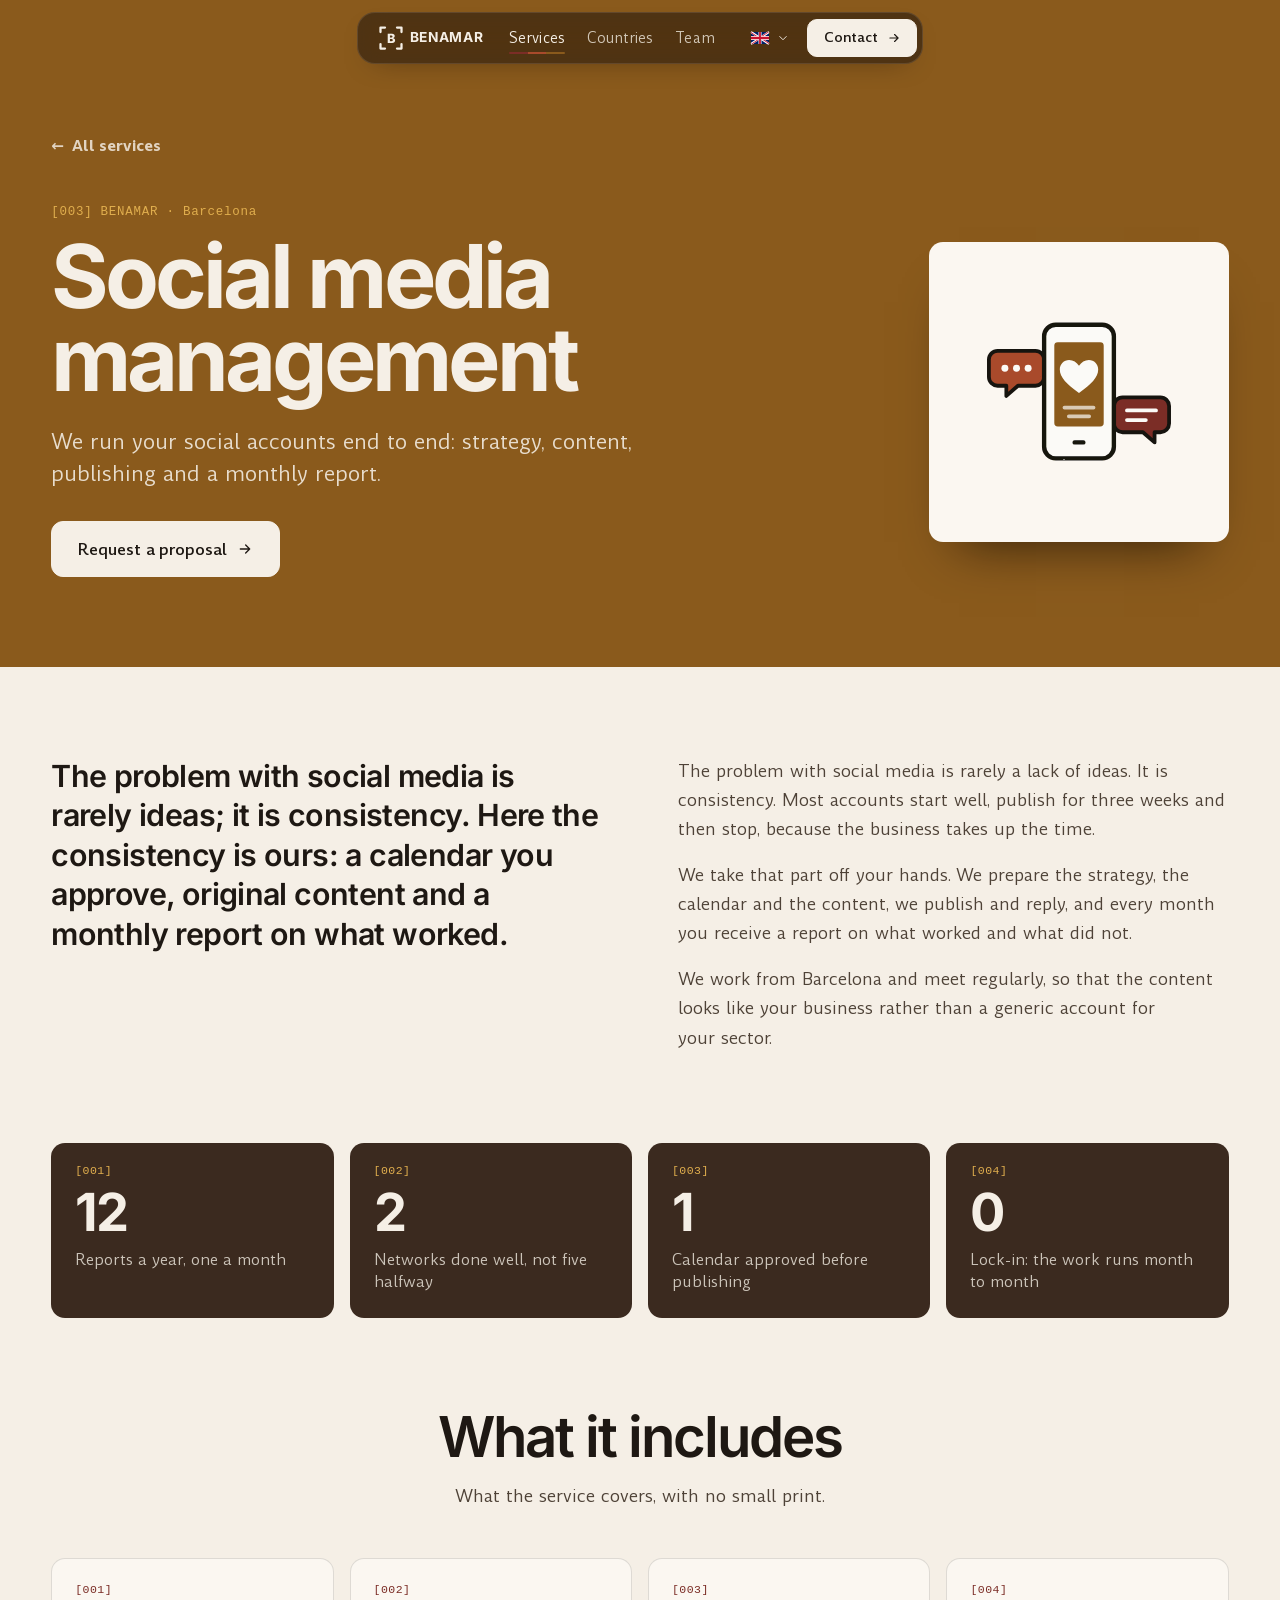
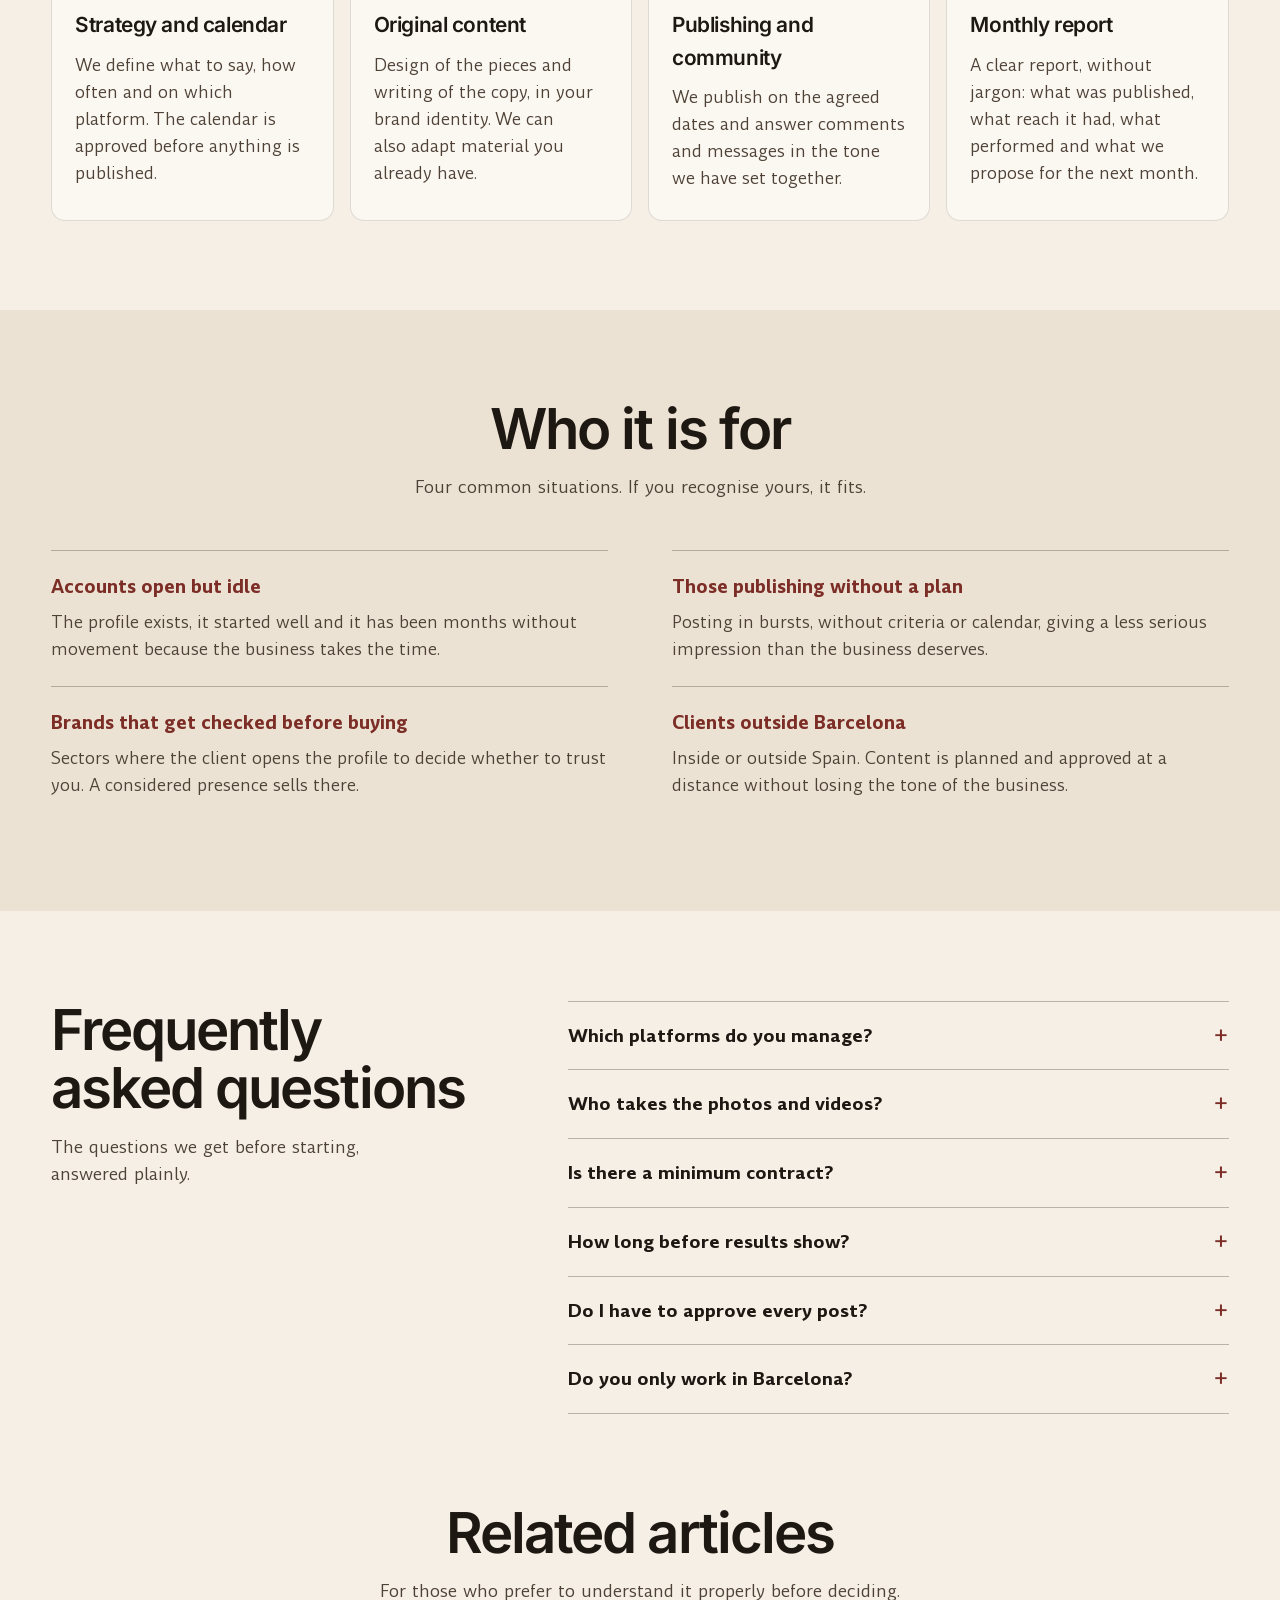
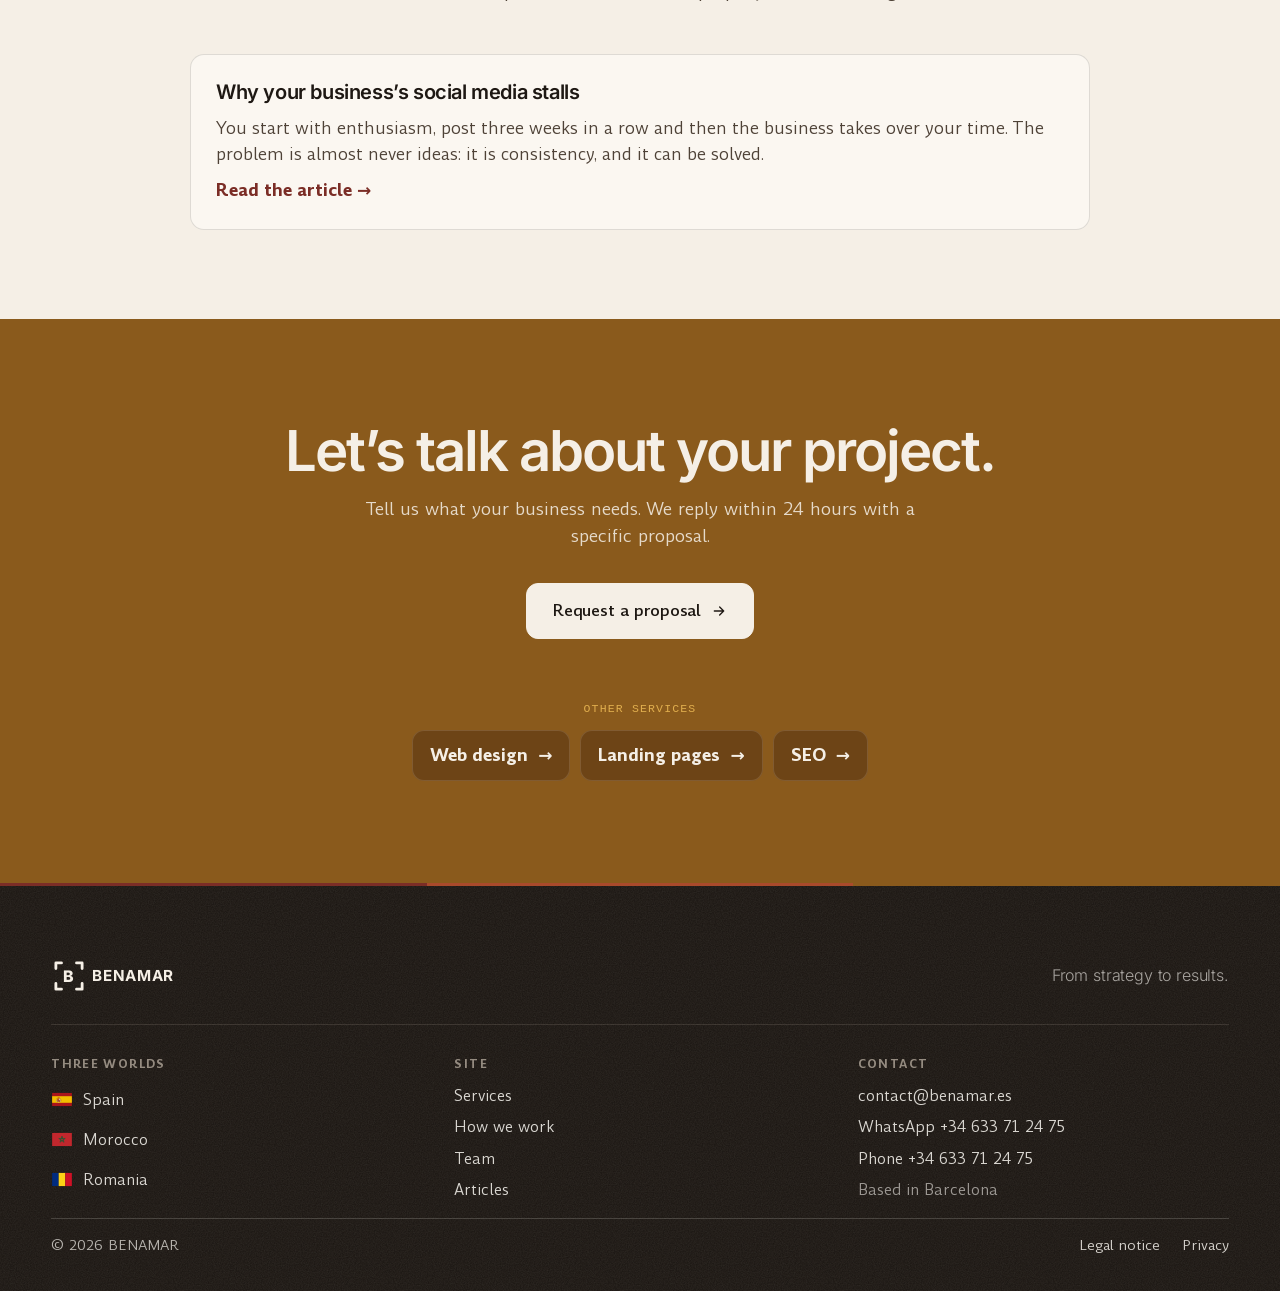
<file: gestion-redes-sociales-barcelona.html>
<!doctype html>
<html lang="es" data-title-key="ts_redes" data-desc-key="ds_redes">
<head>
  <meta charset="utf-8">
  <meta name="viewport" content="width=device-width, initial-scale=1">
  <title>Gestión de redes sociales en Barcelona · BENAMAR</title>
  <meta name="description" content="Gestión de redes sociales para empresas en Barcelona: estrategia, contenido, calendario editorial e informes mensuales claros.">
  <link rel="canonical" href="https://benamar.es/gestion-redes-sociales-barcelona.html">
  <meta name="theme-color" content="#F5EFE6">
  <meta property="og:type" content="website">
  <meta property="og:url" content="https://benamar.es/gestion-redes-sociales-barcelona.html">
  <meta property="og:site_name" content="BENAMAR">
  <meta property="og:locale" content="es_ES">
  <meta property="og:title" content="Gestión de redes sociales en Barcelona · BENAMAR">
  <meta property="og:description" content="Gestión de redes sociales para empresas en Barcelona: estrategia, contenido, calendario editorial e informes mensuales claros.">
  <meta property="og:image" content="https://benamar.es/assets/img/share.jpg">
  <meta property="og:image:width" content="1200">
  <meta property="og:image:height" content="630">
  <meta name="twitter:card" content="summary_large_image">
  <link rel="icon" href="favicon.svg" type="image/svg+xml">
  <link rel="preload" href="assets/fonts/inter-latin.woff2" as="font" type="font/woff2" crossorigin>
  <link rel="preload" href="assets/fonts/amulya-400.woff2" as="font" type="font/woff2" crossorigin>
  <link rel="preload" href="assets/fonts/mano-latin.woff2" as="font" type="font/woff2" crossorigin>
  <link rel="stylesheet" href="css/style.css?v=57">
  <script>document.documentElement.classList.add('js')</script>
  <script type="application/ld+json">
  {"@context":"https://schema.org","@graph":[{"@type":"Service","name":"Gestión de redes sociales","description":"Gestión de redes sociales para empresas en Barcelona: estrategia, contenido, calendario editorial e informes mensuales claros.","url":"https://benamar.es/gestion-redes-sociales-barcelona.html","areaServed":["España","Marruecos","Rumanía"],"provider":{"@id":"https://benamar.es/#organization"}},{"@type":"BreadcrumbList","itemListElement":[{"@type":"ListItem","position":1,"name":"BENAMAR","item":"https://benamar.es/"},{"@type":"ListItem","position":2,"name":"Gestión de redes sociales","item":"https://benamar.es/gestion-redes-sociales-barcelona.html"}]},{"@type":"FAQPage","mainEntity":[{"@type":"Question","name":"¿Qué redes gestionáis?","acceptedAnswer":{"@type":"Answer","text":"Las que tengan sentido para su negocio, normalmente Instagram, Facebook y LinkedIn. Es preferible llevar bien dos redes que estar a medias en cinco."}},{"@type":"Question","name":"¿Quién hace las fotos y los vídeos?","acceptedAnswer":{"@type":"Answer","text":"Podemos trabajar con el material que usted tenga, producir las piezas de diseño nosotros o coordinar una sesión de fotos si el proyecto lo pide."}},{"@type":"Question","name":"¿Hay permanencia?","acceptedAnswer":{"@type":"Answer","text":"No. Trabajamos mes a mes. Si en algún momento no le compensa, lo deja sin penalización."}},{"@type":"Question","name":"¿Cuánto tarda en notarse?","acceptedAnswer":{"@type":"Answer","text":"Las primeras señales, como el alcance y la interacción, se ven en las primeras semanas. Una comunidad sólida y clientes que lleguen por las redes es un trabajo de meses, no de días."}},{"@type":"Question","name":"¿Tengo que aprobar cada publicación?","acceptedAnswer":{"@type":"Answer","text":"Usted decide. Hay clientes que aprueban el calendario del mes y no quieren ver más, y otros que prefieren revisar pieza a pieza. Las dos formas funcionan."}},{"@type":"Question","name":"¿Trabajáis solo en Barcelona?","acceptedAnswer":{"@type":"Answer","text":"No. Tenemos la base en Barcelona y nos reunimos en persona aquí y en los alrededores, pero el trabajo se lleva igual de bien en remoto. Atendemos a clientes del resto de España y de fuera del país, en español, catalán, inglés, francés, árabe y rumano."}}]}]}
  </script>
</head>
<body>
<!-- Gestión de redes sociales: generada con tools/servicios.mjs a partir de index.html. No editar a mano. -->
  <a class="skip" href="#main" data-i18n="skip">Saltar al contenido</a>

  <header class="hdr" data-hdr>
    <div class="hdr__in">
      <nav class="hdr__nav" aria-label="Principal" data-i18n-attr="aria-label:nav_label">
        <a href="./#servicios" aria-current="location" data-i18n="nav_services">Servicios</a>
        <a href="./#mundos" data-i18n="nav_worlds">Países</a>
        <a href="./#equipo" data-i18n="nav_team">Equipo</a>
        <span class="hdr__ind" aria-hidden="true"></span>
      </nav>

      <a class="brand" href="./" aria-label="BENAMAR, inicio" data-i18n-attr="aria-label:brand_label">
        <svg class="brand__mark" viewBox="0 0 32 32" fill="none" aria-hidden="true"><path d="M2 8 L2 2 L8 2" stroke="currentColor" stroke-width="2" stroke-linecap="round" stroke-linejoin="round"/><path d="M24 2 L30 2 L30 8" stroke="currentColor" stroke-width="2" stroke-linecap="round" stroke-linejoin="round"/><path d="M2 24 L2 30 L8 30" stroke="currentColor" stroke-width="2" stroke-linecap="round" stroke-linejoin="round"/><path d="M30 24 L30 30 L24 30" stroke="currentColor" stroke-width="2" stroke-linecap="round" stroke-linejoin="round"/><text x="16" y="22" text-anchor="middle" font-family="Inter, -apple-system, sans-serif" font-weight="800" font-size="16" fill="currentColor">B</text></svg>
        <span class="brand__word">BENAMAR</span>
      </a>

      <div class="hdr__end">
        <div class="lang-dd" data-lang-dd>
          <button class="lang-dd__btn" type="button" aria-haspopup="true" aria-expanded="false" aria-controls="lang-list" data-lang-dd-btn>
            <span class="vh" data-i18n="lang_label">Idioma</span>
            <svg class="flag" viewBox="0 0 30 20" aria-hidden="true"><use href="#flag-es" data-lang-dd-flag/></svg>
            <span class="lang-dd__code" data-lang-dd-code>ES</span>
            <svg class="lang-dd__chev" viewBox="0 0 24 24" aria-hidden="true"><path d="m6 9 6 6 6-6" fill="none" stroke="currentColor" stroke-width="1.6"/></svg>
          </button>
          <ul class="lang-dd__list" id="lang-list" role="list" data-lang-dd-list>
            <li><button type="button" data-lang="es" lang="es" aria-pressed="true"><svg class="flag" viewBox="0 0 30 20" aria-hidden="true"><use href="#flag-es"/></svg><span>Español</span><span class="lang-dd__iso">ES</span></button></li>
            <li><button type="button" data-lang="ca" lang="ca" aria-pressed="false"><svg class="flag" viewBox="0 0 30 20" aria-hidden="true"><use href="#flag-ca"/></svg><span>Català</span><span class="lang-dd__iso">CA</span></button></li>
            <li><button type="button" data-lang="en" lang="en" aria-pressed="false"><svg class="flag" viewBox="0 0 30 20" aria-hidden="true"><use href="#flag-en"/></svg><span>English</span><span class="lang-dd__iso">EN</span></button></li>
            <li><button type="button" data-lang="fr" lang="fr" aria-pressed="false"><svg class="flag" viewBox="0 0 30 20" aria-hidden="true"><use href="#flag-fr"/></svg><span>Français</span><span class="lang-dd__iso">FR</span></button></li>
            <li><button type="button" data-lang="ro" lang="ro" aria-pressed="false"><svg class="flag" viewBox="0 0 30 20" aria-hidden="true"><use href="#flag-ro"/></svg><span>Română</span><span class="lang-dd__iso">RO</span></button></li>
          </ul>
        </div>
        <a class="btn btn--sm hdr__cta" href="./#contacto" data-i18n="hdr_cta">Contacto</a>
        <button class="hdr__menu" type="button" aria-expanded="false" aria-controls="menu" data-menu-btn>
          <span class="hdr__menu-lines" aria-hidden="true"><i></i><i></i></span>
          <span data-i18n="menu">Menú</span>
        </button>
      </div>
    </div>
    <span class="hdr__progress" aria-hidden="true"><i></i><i></i><i></i></span>
  </header>

  <div class="menu" id="menu" hidden>
    <nav class="menu__nav" aria-label="Menú" data-i18n-attr="aria-label:menu">
      <a href="./#servicios" data-i18n="nav_services">Servicios</a>
      <a href="./#mundos" data-i18n="nav_worlds">Países</a>
      <a href="./#equipo" data-i18n="nav_team">Equipo</a>
    </nav>
    <div class="menu__foot">
      <a class="btn" href="./#contacto" data-i18n="cta_main">Pedir una propuesta</a>
      <div class="langs langs--menu" role="group" aria-label="Idioma" data-i18n-attr="aria-label:lang_label">
        <button type="button" data-lang="es" lang="es" aria-pressed="true"><svg class="flag" viewBox="0 0 30 20" aria-hidden="true"><use href="#flag-es"/></svg><span>ES</span></button>
        <button type="button" data-lang="ca" lang="ca" aria-pressed="false"><svg class="flag" viewBox="0 0 30 20" aria-hidden="true"><use href="#flag-ca"/></svg><span>CA</span></button>
        <button type="button" data-lang="en" lang="en" aria-pressed="false"><svg class="flag" viewBox="0 0 30 20" aria-hidden="true"><use href="#flag-en"/></svg><span>EN</span></button>
        <button type="button" data-lang="fr" lang="fr" aria-pressed="false"><svg class="flag" viewBox="0 0 30 20" aria-hidden="true"><use href="#flag-fr"/></svg><span>FR</span></button>
        <button type="button" data-lang="ro" lang="ro" aria-pressed="false"><svg class="flag" viewBox="0 0 30 20" aria-hidden="true"><use href="#flag-ro"/></svg><span>RO</span></button>
      </div>
    </div>
  </div>

  <main id="main" class="srv-page">
      <div class="solo-idioma" data-l="es" lang="es">
        <header class="srv-hero srv--ro">
          <div class="wrap srv-hero__in">
            <a class="srv-back" href="./#servicios"><span aria-hidden="true">←</span> Todos los servicios</a>
            <div class="srv-hero__grid">
              <div>
                <p class="srv-tag">[003] BENAMAR · Barcelona</p>
                <h1>Gestión de redes sociales</h1>
                <p class="srv-teaser">Nos ocupamos de sus redes de principio a fin: estrategia, contenido, publicación e informe mensual.</p>
                <a class="btn btn--light srv-cta" href="./#contacto">Pedir una propuesta</a>
              </div>
              <div class="srv-ico" aria-hidden="true"><svg class="svc__ico ill" viewBox="0 0 64 52" aria-hidden="true">
            <path d="M24 3H40a4 4 0 0 1 4 4V45a4 4 0 0 1-4 4H24a4 4 0 0 1-4-4V7a4 4 0 0 1 4-4Z" fill="#FBFAF7"/>
            <rect x="23.5" y="9" width="17" height="29" rx="1.2" fill="#8A5A1C"/>
            <path class="a-heart" d="M32 26.5c-4.2-3-6.6-5.4-6.6-8.1 0-1.9 1.4-3.3 3.2-3.3 1.4 0 2.6.8 3.4 2 .8-1.2 2-2 3.4-2 1.8 0 3.2 1.4 3.2 3.3 0 2.7-2.4 5.1-6.6 8.1Z" fill="#FBFAF7"/>
            <path d="M27 31.5H37M28.5 34.5H35.5" stroke="#FBFAF7" stroke-opacity=".7" stroke-width="1.3" stroke-linecap="round"/>
            <path class="a-b1" d="M4 12h13a3 3 0 0 1 3 3v6a3 3 0 0 1-3 3H11l-4 3.5V24H4a3 3 0 0 1-3-3v-6a3 3 0 0 1 3-3Z" fill="#A94A2B" stroke="#16140F" stroke-width="1.3" stroke-linejoin="round"/>
            <circle class="a-b1" cx="6.5" cy="18" r="1.2" fill="#FBFAF7"/><circle class="a-b1" cx="10.5" cy="18" r="1.2" fill="#FBFAF7"/><circle class="a-b1" cx="14.5" cy="18" r="1.2" fill="#FBFAF7"/>
            <path class="a-b2" d="M47 28h13a3 3 0 0 1 3 3v6a3 3 0 0 1-3 3h-2v3.5L54 40h-7a3 3 0 0 1-3-3v-6a3 3 0 0 1 3-3Z" fill="#7B2D26" stroke="#16140F" stroke-width="1.3" stroke-linejoin="round"/>
            <path class="a-b2" d="M48.5 32.5H58.5M48.5 35.8H55" stroke="#FBFAF7" stroke-width="1.3" stroke-linecap="round"/>
            <path class="ink" pathLength="1" d="M24 3H40a4 4 0 0 1 4 4V45a4 4 0 0 1-4 4H24a4 4 0 0 1-4-4V7a4 4 0 0 1 4-4ZM30.5 43.5H33.5" fill="none" stroke="#16140F" stroke-width="1.5" stroke-linecap="round" stroke-linejoin="round" filter="url(#tinta)"/>
          </svg></div>
            </div>
          </div>
        </header>
        <section class="srv-sec srv-about">
          <div class="wrap srv-about__grid">
            <p class="srv-lead">El problema de las redes casi nunca son las ideas, sino la constancia. Aquí la constancia la ponemos nosotros: un calendario aprobado por usted, contenido propio y un informe cada mes con lo que ha funcionado.</p>
            <div class="srv-about__txt">
              <p>El problema de las redes sociales rara vez es la falta de ideas. Es la constancia. Se empieza con ganas, se publica tres semanas seguidas y luego el negocio absorbe el tiempo y la cuenta se queda parada.</p>
              <p>Nos encargamos de esa parte. Preparamos la estrategia, el calendario y el contenido, publicamos y respondemos, y cada mes le enviamos un informe con lo que ha funcionado y lo que no.</p>
              <p>Trabajamos desde Barcelona y con reuniones periódicas, para que el contenido se parezca a su negocio y no a una cuenta genérica del sector.</p>
            </div>
          </div>
        </section>
        <section class="srv-sec srv-cifras" aria-label="En cifras">
          <ul class="wrap srv-cifras__grid">
            <li><span class="srv-n">[001]</span><strong>12</strong><span>Informes al año, uno cada mes</span></li>
            <li><span class="srv-n">[002]</span><strong>2</strong><span>Redes bien llevadas, no cinco a medias</span></li>
            <li><span class="srv-n">[003]</span><strong>1</strong><span>Calendario aprobado antes de publicar</span></li>
            <li><span class="srv-n">[004]</span><strong>0</strong><span>Permanencia: se trabaja mes a mes</span></li>
          </ul>
        </section>
        <section class="srv-sec">
          <div class="wrap">
            <div class="srv-head"><h2>Qué incluye</h2><p>Lo que entra en el servicio, sin letra pequeña.</p></div>
            <ul class="srv-incl">
              <li><span class="srv-n">[001]</span><h3>Estrategia y calendario</h3><p>Definimos qué contar, con qué frecuencia y en qué red. El calendario se aprueba antes de publicar nada.</p></li>
              <li><span class="srv-n">[002]</span><h3>Contenido propio</h3><p>Diseño de las piezas y redacción de los textos, con la identidad de su marca. También adaptamos el material que usted ya tenga.</p></li>
              <li><span class="srv-n">[003]</span><h3>Publicación y comunidad</h3><p>Publicamos en las fechas previstas y respondemos comentarios y mensajes con el tono que hayamos acordado.</p></li>
              <li><span class="srv-n">[004]</span><h3>Informe mensual</h3><p>Un informe claro, sin jerga: qué se publicó, qué alcance tuvo, qué contenidos funcionaron y qué proponemos para el mes siguiente.</p></li>
            </ul>
          </div>
        </section>
        <section class="srv-sec srv-quien">
          <div class="wrap">
            <div class="srv-head"><h2>Para quién es</h2><p>Cuatro situaciones habituales. Si reconoce la suya, es que encaja.</p></div>
            <dl class="srv-quien__grid">
              <div><dt>Perfiles abiertos pero parados</dt><dd>La cuenta existe, se empezó con ganas y lleva meses sin movimiento porque el negocio absorbe el tiempo.</dd></div>
              <div><dt>Quien publica sin un plan</dt><dd>Se publica a rachas, sin criterio ni calendario, y el resultado da una imagen menos seria de la que merece el negocio.</dd></div>
              <div><dt>Marcas que se miran antes de comprar</dt><dd>Sectores donde el cliente entra en el perfil para decidir si le da confianza. Ahí la presencia cuidada vende.</dd></div>
              <div><dt>Clientes fuera de Barcelona</dt><dd>Dentro o fuera de España. El contenido se planifica y se aprueba a distancia sin perder el tono del negocio.</dd></div>
            </dl>
          </div>
        </section>
        <section class="srv-sec">
          <div class="wrap srv-faq__grid">
            <div class="srv-head srv-head--izq"><h2>Preguntas frecuentes</h2><p>Las dudas que nos llegan antes de empezar, respondidas sin rodeos.</p></div>
            <div class="srv-faq">
              <details><summary>¿Qué redes gestionáis?</summary><p>Las que tengan sentido para su negocio, normalmente Instagram, Facebook y LinkedIn. Es preferible llevar bien dos redes que estar a medias en cinco.</p></details>
              <details><summary>¿Quién hace las fotos y los vídeos?</summary><p>Podemos trabajar con el material que usted tenga, producir las piezas de diseño nosotros o coordinar una sesión de fotos si el proyecto lo pide.</p></details>
              <details><summary>¿Hay permanencia?</summary><p>No. Trabajamos mes a mes. Si en algún momento no le compensa, lo deja sin penalización.</p></details>
              <details><summary>¿Cuánto tarda en notarse?</summary><p>Las primeras señales, como el alcance y la interacción, se ven en las primeras semanas. Una comunidad sólida y clientes que lleguen por las redes es un trabajo de meses, no de días.</p></details>
              <details><summary>¿Tengo que aprobar cada publicación?</summary><p>Usted decide. Hay clientes que aprueban el calendario del mes y no quieren ver más, y otros que prefieren revisar pieza a pieza. Las dos formas funcionan.</p></details>
              <details><summary>¿Trabajáis solo en Barcelona?</summary><p>No. Tenemos la base en Barcelona y nos reunimos en persona aquí y en los alrededores, pero el trabajo se lleva igual de bien en remoto. Atendemos a clientes del resto de España y de fuera del país, en español, catalán, inglés, francés, árabe y rumano.</p></details>
            </div>
          </div>
        </section>
        <section class="srv-sec srv-posts">
          <div class="wrap">
            <div class="srv-head"><h2>Artículos relacionados</h2><p>Para quien prefiere entenderlo bien antes de decidir.</p></div>
            <div class="srv-posts__list">
              <a class="srv-post" href="/articulos/por-que-las-redes-de-su-negocio-se-quedan-paradas.html"><h3>Por qué las redes de su negocio se quedan paradas</h3><p>Se empieza con ganas, se publica tres semanas seguidas y luego el negocio se come el tiempo. El problema casi nunca son las ideas: es la constancia, y tiene solución.</p><span>Leer el artículo →</span></a>
            </div>
          </div>
        </section>
        <section class="srv-sec srv-fin srv--ro">
          <div class="wrap srv-fin__in">
            <h2>Hablemos de su proyecto.</h2>
            <p>Cuéntenos qué necesita su negocio. Le respondemos en menos de 24 horas con una propuesta concreta.</p>
            <a class="btn btn--light srv-cta" href="./#contacto">Pedir una propuesta</a>
            <p class="srv-otros__t">Otros servicios</p>
            <nav class="srv-otros" aria-label="Otros servicios">
            <a class="srv-otro srv-otro--es" href="diseno-web-barcelona.html"><span>Diseño web</span><span aria-hidden="true">→</span></a>
            <a class="srv-otro srv-otro--ma" href="landing-pages-barcelona.html"><span>Landing pages</span><span aria-hidden="true">→</span></a>
            <a class="srv-otro srv-otro--umber" href="posicionamiento-seo-barcelona.html"><span>Posicionamiento en Google en Barcelona</span><span aria-hidden="true">→</span></a>
            </nav>
          </div>
        </section>
      </div>
      <div class="solo-idioma" data-l="ca" lang="ca">
        <header class="srv-hero srv--ro">
          <div class="wrap srv-hero__in">
            <a class="srv-back" href="./#servicios"><span aria-hidden="true">←</span> Tots els serveis</a>
            <div class="srv-hero__grid">
              <div>
                <p class="srv-tag">[003] BENAMAR · Barcelona</p>
                <h1>Gestió de xarxes socials</h1>
                <p class="srv-teaser">Ens ocupem de les seves xarxes de principi a fi: estratègia, contingut, publicació i informe mensual.</p>
                <a class="btn btn--light srv-cta" href="./#contacto">Demanar una proposta</a>
              </div>
              <div class="srv-ico" aria-hidden="true"><svg class="svc__ico ill" viewBox="0 0 64 52" aria-hidden="true">
            <path d="M24 3H40a4 4 0 0 1 4 4V45a4 4 0 0 1-4 4H24a4 4 0 0 1-4-4V7a4 4 0 0 1 4-4Z" fill="#FBFAF7"/>
            <rect x="23.5" y="9" width="17" height="29" rx="1.2" fill="#8A5A1C"/>
            <path class="a-heart" d="M32 26.5c-4.2-3-6.6-5.4-6.6-8.1 0-1.9 1.4-3.3 3.2-3.3 1.4 0 2.6.8 3.4 2 .8-1.2 2-2 3.4-2 1.8 0 3.2 1.4 3.2 3.3 0 2.7-2.4 5.1-6.6 8.1Z" fill="#FBFAF7"/>
            <path d="M27 31.5H37M28.5 34.5H35.5" stroke="#FBFAF7" stroke-opacity=".7" stroke-width="1.3" stroke-linecap="round"/>
            <path class="a-b1" d="M4 12h13a3 3 0 0 1 3 3v6a3 3 0 0 1-3 3H11l-4 3.5V24H4a3 3 0 0 1-3-3v-6a3 3 0 0 1 3-3Z" fill="#A94A2B" stroke="#16140F" stroke-width="1.3" stroke-linejoin="round"/>
            <circle class="a-b1" cx="6.5" cy="18" r="1.2" fill="#FBFAF7"/><circle class="a-b1" cx="10.5" cy="18" r="1.2" fill="#FBFAF7"/><circle class="a-b1" cx="14.5" cy="18" r="1.2" fill="#FBFAF7"/>
            <path class="a-b2" d="M47 28h13a3 3 0 0 1 3 3v6a3 3 0 0 1-3 3h-2v3.5L54 40h-7a3 3 0 0 1-3-3v-6a3 3 0 0 1 3-3Z" fill="#7B2D26" stroke="#16140F" stroke-width="1.3" stroke-linejoin="round"/>
            <path class="a-b2" d="M48.5 32.5H58.5M48.5 35.8H55" stroke="#FBFAF7" stroke-width="1.3" stroke-linecap="round"/>
            <path class="ink" pathLength="1" d="M24 3H40a4 4 0 0 1 4 4V45a4 4 0 0 1-4 4H24a4 4 0 0 1-4-4V7a4 4 0 0 1 4-4ZM30.5 43.5H33.5" fill="none" stroke="#16140F" stroke-width="1.5" stroke-linecap="round" stroke-linejoin="round" filter="url(#tinta)"/>
          </svg></div>
            </div>
          </div>
        </header>
        <section class="srv-sec srv-about">
          <div class="wrap srv-about__grid">
            <p class="srv-lead">El problema de les xarxes gairebé mai no són les idees, sinó la constància. Aquí la constància la posem nosaltres: un calendari aprovat per vostè, contingut propi i un informe cada mes amb el que ha funcionat.</p>
            <div class="srv-about__txt">
              <p>El problema de les xarxes socials poques vegades és la falta d’idees. És la constància. Es comença amb ganes, es publica tres setmanes seguides i després el negoci absorbeix el temps i el compte es queda aturat.</p>
              <p>Ens encarreguem d’aquesta part. Preparem l’estratègia, el calendari i el contingut, publiquem i responem, i cada mes li enviem un informe amb el que ha funcionat i el que no.</p>
              <p>Treballem des de Barcelona i amb reunions periòdiques, perquè el contingut s’assembli al seu negoci i no a un compte genèric del sector.</p>
            </div>
          </div>
        </section>
        <section class="srv-sec srv-cifras" aria-label="En xifres">
          <ul class="wrap srv-cifras__grid">
            <li><span class="srv-n">[001]</span><strong>12</strong><span>Informes l’any, un cada mes</span></li>
            <li><span class="srv-n">[002]</span><strong>2</strong><span>Xarxes ben portades, no cinc a mitges</span></li>
            <li><span class="srv-n">[003]</span><strong>1</strong><span>Calendari aprovat abans de publicar</span></li>
            <li><span class="srv-n">[004]</span><strong>0</strong><span>Permanència: es treballa mes a mes</span></li>
          </ul>
        </section>
        <section class="srv-sec">
          <div class="wrap">
            <div class="srv-head"><h2>Què inclou</h2><p>El que entra al servei, sense lletra petita.</p></div>
            <ul class="srv-incl">
              <li><span class="srv-n">[001]</span><h3>Estratègia i calendari</h3><p>Definim què explicar, amb quina freqüència i a quina xarxa. El calendari s’aprova abans de publicar res.</p></li>
              <li><span class="srv-n">[002]</span><h3>Contingut propi</h3><p>Disseny de les peces i redacció dels textos, amb la identitat de la seva marca. També adaptem el material que vostè ja tingui.</p></li>
              <li><span class="srv-n">[003]</span><h3>Publicació i comunitat</h3><p>Publiquem en les dates previstes i responem comentaris i missatges amb el to que haguem acordat.</p></li>
              <li><span class="srv-n">[004]</span><h3>Informe mensual</h3><p>Un informe clar, sense argot: què es va publicar, quin abast va tenir, quins continguts van funcionar i què proposem per al mes següent.</p></li>
            </ul>
          </div>
        </section>
        <section class="srv-sec srv-quien">
          <div class="wrap">
            <div class="srv-head"><h2>Per a qui és</h2><p>Quatre situacions habituals. Si reconeix la seva, és que encaixa.</p></div>
            <dl class="srv-quien__grid">
              <div><dt>Perfils oberts però aturats</dt><dd>El compte existeix, es va començar amb ganes i fa mesos que no es mou perquè el negoci absorbeix el temps.</dd></div>
              <div><dt>Qui publica sense un pla</dt><dd>Es publica a ratxes, sense criteri ni calendari, i el resultat dona una imatge menys seriosa de la que mereix el negoci.</dd></div>
              <div><dt>Marques que es miren abans de comprar</dt><dd>Sectors on el client entra al perfil per decidir si li dona confiança. Allà la presència cuidada ven.</dd></div>
              <div><dt>Clients fora de Barcelona</dt><dd>Dins o fora d’Espanya. El contingut es planifica i s’aprova a distància sense perdre el to del negoci.</dd></div>
            </dl>
          </div>
        </section>
        <section class="srv-sec">
          <div class="wrap srv-faq__grid">
            <div class="srv-head srv-head--izq"><h2>Preguntes freqüents</h2><p>Els dubtes que ens arriben abans de començar, resolts sense embuts.</p></div>
            <div class="srv-faq">
              <details><summary>Quines xarxes gestioneu?</summary><p>Les que tinguin sentit per al seu negoci, normalment Instagram, Facebook i LinkedIn. És preferible portar bé dues xarxes que estar a mitges en cinc.</p></details>
              <details><summary>Qui fa les fotos i els vídeos?</summary><p>Podem treballar amb el material que vostè tingui, produir nosaltres les peces de disseny o coordinar una sessió de fotos si el projecte ho demana.</p></details>
              <details><summary>Hi ha permanència?</summary><p>No. Treballem mes a mes. Si en algun moment no li compensa, ho deixa sense penalització.</p></details>
              <details><summary>Quant triga a notar-se?</summary><p>Els primers senyals, com l’abast i la interacció, es veuen les primeres setmanes. Una comunitat sòlida i clients que arribin per les xarxes és una feina de mesos, no de dies.</p></details>
              <details><summary>He d’aprovar cada publicació?</summary><p>Vostè decideix. Hi ha clients que aproven el calendari del mes i no volen veure res més, i d’altres que prefereixen revisar peça a peça. Totes dues maneres funcionen.</p></details>
              <details><summary>Treballeu només a Barcelona?</summary><p>No. Tenim la base a Barcelona i ens reunim en persona aquí i als voltants, però la feina es porta igual de bé en remot. Atenem clients de la resta d’Espanya i de fora del país, en castellà, català, anglès, francès, àrab i romanès.</p></details>
            </div>
          </div>
        </section>
        <section class="srv-sec srv-posts">
          <div class="wrap">
            <div class="srv-head"><h2>Articles relacionats</h2><p>Per a qui prefereix entendre-ho bé abans de decidir (articles en castellà).</p></div>
            <div class="srv-posts__list">
              <a class="srv-post" href="/articulos/por-que-las-redes-de-su-negocio-se-quedan-paradas.html"><h3>Por qué las redes de su negocio se quedan paradas</h3><p>Se empieza con ganas, se publica tres semanas seguidas y luego el negocio se come el tiempo. El problema casi nunca son las ideas: es la constancia, y tiene solución.</p><span>Llegir l’article →</span></a>
            </div>
          </div>
        </section>
        <section class="srv-sec srv-fin srv--ro">
          <div class="wrap srv-fin__in">
            <h2>Parlem del seu projecte.</h2>
            <p>Expliqui’ns què necessita el seu negoci. Li responem en menys de 24 hores amb una proposta concreta.</p>
            <a class="btn btn--light srv-cta" href="./#contacto">Demanar una proposta</a>
            <p class="srv-otros__t">Altres serveis</p>
            <nav class="srv-otros" aria-label="Altres serveis">
            <a class="srv-otro srv-otro--es" href="diseno-web-barcelona.html"><span>Disseny web</span><span aria-hidden="true">→</span></a>
            <a class="srv-otro srv-otro--ma" href="landing-pages-barcelona.html"><span>Landing pages</span><span aria-hidden="true">→</span></a>
            <a class="srv-otro srv-otro--umber" href="posicionamiento-seo-barcelona.html"><span>Posicionament a Google a Barcelona</span><span aria-hidden="true">→</span></a>
            </nav>
          </div>
        </section>
      </div>
      <div class="solo-idioma" data-l="en" lang="en">
        <header class="srv-hero srv--ro">
          <div class="wrap srv-hero__in">
            <a class="srv-back" href="./#servicios"><span aria-hidden="true">←</span> All services</a>
            <div class="srv-hero__grid">
              <div>
                <p class="srv-tag">[003] BENAMAR · Barcelona</p>
                <h1>Social media management</h1>
                <p class="srv-teaser">We run your social accounts end to end: strategy, content, publishing and a monthly report.</p>
                <a class="btn btn--light srv-cta" href="./#contacto">Request a proposal</a>
              </div>
              <div class="srv-ico" aria-hidden="true"><svg class="svc__ico ill" viewBox="0 0 64 52" aria-hidden="true">
            <path d="M24 3H40a4 4 0 0 1 4 4V45a4 4 0 0 1-4 4H24a4 4 0 0 1-4-4V7a4 4 0 0 1 4-4Z" fill="#FBFAF7"/>
            <rect x="23.5" y="9" width="17" height="29" rx="1.2" fill="#8A5A1C"/>
            <path class="a-heart" d="M32 26.5c-4.2-3-6.6-5.4-6.6-8.1 0-1.9 1.4-3.3 3.2-3.3 1.4 0 2.6.8 3.4 2 .8-1.2 2-2 3.4-2 1.8 0 3.2 1.4 3.2 3.3 0 2.7-2.4 5.1-6.6 8.1Z" fill="#FBFAF7"/>
            <path d="M27 31.5H37M28.5 34.5H35.5" stroke="#FBFAF7" stroke-opacity=".7" stroke-width="1.3" stroke-linecap="round"/>
            <path class="a-b1" d="M4 12h13a3 3 0 0 1 3 3v6a3 3 0 0 1-3 3H11l-4 3.5V24H4a3 3 0 0 1-3-3v-6a3 3 0 0 1 3-3Z" fill="#A94A2B" stroke="#16140F" stroke-width="1.3" stroke-linejoin="round"/>
            <circle class="a-b1" cx="6.5" cy="18" r="1.2" fill="#FBFAF7"/><circle class="a-b1" cx="10.5" cy="18" r="1.2" fill="#FBFAF7"/><circle class="a-b1" cx="14.5" cy="18" r="1.2" fill="#FBFAF7"/>
            <path class="a-b2" d="M47 28h13a3 3 0 0 1 3 3v6a3 3 0 0 1-3 3h-2v3.5L54 40h-7a3 3 0 0 1-3-3v-6a3 3 0 0 1 3-3Z" fill="#7B2D26" stroke="#16140F" stroke-width="1.3" stroke-linejoin="round"/>
            <path class="a-b2" d="M48.5 32.5H58.5M48.5 35.8H55" stroke="#FBFAF7" stroke-width="1.3" stroke-linecap="round"/>
            <path class="ink" pathLength="1" d="M24 3H40a4 4 0 0 1 4 4V45a4 4 0 0 1-4 4H24a4 4 0 0 1-4-4V7a4 4 0 0 1 4-4ZM30.5 43.5H33.5" fill="none" stroke="#16140F" stroke-width="1.5" stroke-linecap="round" stroke-linejoin="round" filter="url(#tinta)"/>
          </svg></div>
            </div>
          </div>
        </header>
        <section class="srv-sec srv-about">
          <div class="wrap srv-about__grid">
            <p class="srv-lead">The problem with social media is rarely ideas; it is consistency. Here the consistency is ours: a calendar you approve, original content and a monthly report on what worked.</p>
            <div class="srv-about__txt">
              <p>The problem with social media is rarely a lack of ideas. It is consistency. Most accounts start well, publish for three weeks and then stop, because the business takes up the time.</p>
              <p>We take that part off your hands. We prepare the strategy, the calendar and the content, we publish and reply, and every month you receive a report on what worked and what did not.</p>
              <p>We work from Barcelona and meet regularly, so that the content looks like your business rather than a generic account for your sector.</p>
            </div>
          </div>
        </section>
        <section class="srv-sec srv-cifras" aria-label="In figures">
          <ul class="wrap srv-cifras__grid">
            <li><span class="srv-n">[001]</span><strong>12</strong><span>Reports a year, one a month</span></li>
            <li><span class="srv-n">[002]</span><strong>2</strong><span>Networks done well, not five halfway</span></li>
            <li><span class="srv-n">[003]</span><strong>1</strong><span>Calendar approved before publishing</span></li>
            <li><span class="srv-n">[004]</span><strong>0</strong><span>Lock-in: the work runs month to month</span></li>
          </ul>
        </section>
        <section class="srv-sec">
          <div class="wrap">
            <div class="srv-head"><h2>What it includes</h2><p>What the service covers, with no small print.</p></div>
            <ul class="srv-incl">
              <li><span class="srv-n">[001]</span><h3>Strategy and calendar</h3><p>We define what to say, how often and on which platform. The calendar is approved before anything is published.</p></li>
              <li><span class="srv-n">[002]</span><h3>Original content</h3><p>Design of the pieces and writing of the copy, in your brand identity. We can also adapt material you already have.</p></li>
              <li><span class="srv-n">[003]</span><h3>Publishing and community</h3><p>We publish on the agreed dates and answer comments and messages in the tone we have set together.</p></li>
              <li><span class="srv-n">[004]</span><h3>Monthly report</h3><p>A clear report, without jargon: what was published, what reach it had, what performed and what we propose for the next month.</p></li>
            </ul>
          </div>
        </section>
        <section class="srv-sec srv-quien">
          <div class="wrap">
            <div class="srv-head"><h2>Who it is for</h2><p>Four common situations. If you recognise yours, it fits.</p></div>
            <dl class="srv-quien__grid">
              <div><dt>Accounts open but idle</dt><dd>The profile exists, it started well and it has been months without movement because the business takes the time.</dd></div>
              <div><dt>Those publishing without a plan</dt><dd>Posting in bursts, without criteria or calendar, giving a less serious impression than the business deserves.</dd></div>
              <div><dt>Brands that get checked before buying</dt><dd>Sectors where the client opens the profile to decide whether to trust you. A considered presence sells there.</dd></div>
              <div><dt>Clients outside Barcelona</dt><dd>Inside or outside Spain. Content is planned and approved at a distance without losing the tone of the business.</dd></div>
            </dl>
          </div>
        </section>
        <section class="srv-sec">
          <div class="wrap srv-faq__grid">
            <div class="srv-head srv-head--izq"><h2>Frequently asked questions</h2><p>The questions we get before starting, answered plainly.</p></div>
            <div class="srv-faq">
              <details><summary>Which platforms do you manage?</summary><p>Those that make sense for your business, normally Instagram, Facebook and LinkedIn. Two platforms handled well beat five handled halfway.</p></details>
              <details><summary>Who takes the photos and videos?</summary><p>We can work with material you already have, produce the design pieces ourselves, or arrange a photo session when the project calls for it.</p></details>
              <details><summary>Is there a minimum contract?</summary><p>No. We work month to month. If at any point it stops being worthwhile, you can leave without penalty.</p></details>
              <details><summary>How long before results show?</summary><p>Early signals such as reach and engagement appear within the first weeks. A solid community and clients arriving through social media take months, not days.</p></details>
              <details><summary>Do I have to approve every post?</summary><p>That is your call. Some clients approve the monthly calendar and nothing else; others prefer to review each piece. Both work.</p></details>
              <details><summary>Do you only work in Barcelona?</summary><p>No. We are based in Barcelona and meet clients in person here and nearby, but the work itself runs just as well remotely. We serve clients across Spain and abroad, in Spanish, Catalan, English, French, Arabic and Romanian.</p></details>
            </div>
          </div>
        </section>
        <section class="srv-sec srv-posts">
          <div class="wrap">
            <div class="srv-head"><h2>Related articles</h2><p>For those who prefer to understand it properly before deciding.</p></div>
            <div class="srv-posts__list">
              <a class="srv-post" href="/en/articles/why-your-business-social-media-stalls.html"><h3>Why your business’s social media stalls</h3><p>You start with enthusiasm, post three weeks in a row and then the business takes over your time. The problem is almost never ideas: it is consistency, and it can be solved.</p><span>Read the article →</span></a>
            </div>
          </div>
        </section>
        <section class="srv-sec srv-fin srv--ro">
          <div class="wrap srv-fin__in">
            <h2>Let’s talk about your project.</h2>
            <p>Tell us what your business needs. We reply within 24 hours with a specific proposal.</p>
            <a class="btn btn--light srv-cta" href="./#contacto">Request a proposal</a>
            <p class="srv-otros__t">Other services</p>
            <nav class="srv-otros" aria-label="Other services">
            <a class="srv-otro srv-otro--es" href="diseno-web-barcelona.html"><span>Web design</span><span aria-hidden="true">→</span></a>
            <a class="srv-otro srv-otro--ma" href="landing-pages-barcelona.html"><span>Landing pages</span><span aria-hidden="true">→</span></a>
            <a class="srv-otro srv-otro--umber" href="posicionamiento-seo-barcelona.html"><span>SEO</span><span aria-hidden="true">→</span></a>
            </nav>
          </div>
        </section>
      </div>
      <div class="solo-idioma" data-l="fr" lang="fr">
        <header class="srv-hero srv--ro">
          <div class="wrap srv-hero__in">
            <a class="srv-back" href="./#servicios"><span aria-hidden="true">←</span> Tous les services</a>
            <div class="srv-hero__grid">
              <div>
                <p class="srv-tag">[003] BENAMAR · Barcelona</p>
                <h1>Gestion des réseaux sociaux</h1>
                <p class="srv-teaser">Nous prenons en charge vos réseaux de bout en bout : stratégie, contenu, publication et rapport mensuel.</p>
                <a class="btn btn--light srv-cta" href="./#contacto">Demander une proposition</a>
              </div>
              <div class="srv-ico" aria-hidden="true"><svg class="svc__ico ill" viewBox="0 0 64 52" aria-hidden="true">
            <path d="M24 3H40a4 4 0 0 1 4 4V45a4 4 0 0 1-4 4H24a4 4 0 0 1-4-4V7a4 4 0 0 1 4-4Z" fill="#FBFAF7"/>
            <rect x="23.5" y="9" width="17" height="29" rx="1.2" fill="#8A5A1C"/>
            <path class="a-heart" d="M32 26.5c-4.2-3-6.6-5.4-6.6-8.1 0-1.9 1.4-3.3 3.2-3.3 1.4 0 2.6.8 3.4 2 .8-1.2 2-2 3.4-2 1.8 0 3.2 1.4 3.2 3.3 0 2.7-2.4 5.1-6.6 8.1Z" fill="#FBFAF7"/>
            <path d="M27 31.5H37M28.5 34.5H35.5" stroke="#FBFAF7" stroke-opacity=".7" stroke-width="1.3" stroke-linecap="round"/>
            <path class="a-b1" d="M4 12h13a3 3 0 0 1 3 3v6a3 3 0 0 1-3 3H11l-4 3.5V24H4a3 3 0 0 1-3-3v-6a3 3 0 0 1 3-3Z" fill="#A94A2B" stroke="#16140F" stroke-width="1.3" stroke-linejoin="round"/>
            <circle class="a-b1" cx="6.5" cy="18" r="1.2" fill="#FBFAF7"/><circle class="a-b1" cx="10.5" cy="18" r="1.2" fill="#FBFAF7"/><circle class="a-b1" cx="14.5" cy="18" r="1.2" fill="#FBFAF7"/>
            <path class="a-b2" d="M47 28h13a3 3 0 0 1 3 3v6a3 3 0 0 1-3 3h-2v3.5L54 40h-7a3 3 0 0 1-3-3v-6a3 3 0 0 1 3-3Z" fill="#7B2D26" stroke="#16140F" stroke-width="1.3" stroke-linejoin="round"/>
            <path class="a-b2" d="M48.5 32.5H58.5M48.5 35.8H55" stroke="#FBFAF7" stroke-width="1.3" stroke-linecap="round"/>
            <path class="ink" pathLength="1" d="M24 3H40a4 4 0 0 1 4 4V45a4 4 0 0 1-4 4H24a4 4 0 0 1-4-4V7a4 4 0 0 1 4-4ZM30.5 43.5H33.5" fill="none" stroke="#16140F" stroke-width="1.5" stroke-linecap="round" stroke-linejoin="round" filter="url(#tinta)"/>
          </svg></div>
            </div>
          </div>
        </header>
        <section class="srv-sec srv-about">
          <div class="wrap srv-about__grid">
            <p class="srv-lead">Le problème des réseaux sociaux, ce sont rarement les idées : c'est la régularité. Ici, la régularité vient de nous : un calendrier que vous validez, du contenu propre et un rapport chaque mois sur ce qui a fonctionné.</p>
            <div class="srv-about__txt">
              <p>Le problème des réseaux sociaux tient rarement au manque d'idées. Il tient à la régularité. On commence avec élan, on publie trois semaines, puis l'activité prend le dessus et le compte s'arrête.</p>
              <p>Nous prenons cette partie en charge. Nous préparons la stratégie, le calendrier et les contenus, nous publions et répondons, et chaque mois vous recevez un rapport sur ce qui a fonctionné et ce qui n'a pas marché.</p>
              <p>Nous travaillons depuis Barcelone, avec des points réguliers, pour que le contenu ressemble à votre entreprise et non à un compte générique du secteur.</p>
            </div>
          </div>
        </section>
        <section class="srv-sec srv-cifras" aria-label="En chiffres">
          <ul class="wrap srv-cifras__grid">
            <li><span class="srv-n">[001]</span><strong>12</strong><span>Rapports par an, un chaque mois</span></li>
            <li><span class="srv-n">[002]</span><strong>2</strong><span>Réseaux bien tenus plutôt que cinq à moitié</span></li>
            <li><span class="srv-n">[003]</span><strong>1</strong><span>Calendrier validé avant publication</span></li>
            <li><span class="srv-n">[004]</span><strong>0</strong><span>Engagement : le travail se fait au mois</span></li>
          </ul>
        </section>
        <section class="srv-sec">
          <div class="wrap">
            <div class="srv-head"><h2>Ce que cela comprend</h2><p>Ce que couvre le service, sans petites lignes.</p></div>
            <ul class="srv-incl">
              <li><span class="srv-n">[001]</span><h3>Stratégie et calendrier</h3><p>Nous définissons quoi dire, à quelle fréquence et sur quel réseau. Le calendrier est validé avant toute publication.</p></li>
              <li><span class="srv-n">[002]</span><h3>Contenu original</h3><p>Création des visuels et rédaction des textes, dans votre identité de marque. Nous pouvons aussi adapter vos éléments existants.</p></li>
              <li><span class="srv-n">[003]</span><h3>Publication et communauté</h3><p>Nous publions aux dates prévues et répondons aux commentaires et aux messages sur le ton convenu.</p></li>
              <li><span class="srv-n">[004]</span><h3>Rapport mensuel</h3><p>Un rapport clair, sans jargon : ce qui a été publié, la portée obtenue, ce qui a marché et ce que nous proposons pour le mois suivant.</p></li>
            </ul>
          </div>
        </section>
        <section class="srv-sec srv-quien">
          <div class="wrap">
            <div class="srv-head"><h2>À qui cela s'adresse</h2><p>Quatre situations courantes. Si vous reconnaissez la vôtre, cela correspond.</p></div>
            <dl class="srv-quien__grid">
              <div><dt>Comptes ouverts mais à l’arrêt</dt><dd>Le profil existe, le départ était bon, et cela fait des mois sans mouvement parce que l'activité prend tout le temps.</dd></div>
              <div><dt>Ceux qui publient sans plan</dt><dd>On publie par à-coups, sans ligne ni calendrier, et le résultat donne une image moins sérieuse que ce que mérite l'entreprise.</dd></div>
              <div><dt>Marques que l’on vérifie avant d’acheter</dt><dd>Des secteurs où le client ouvre le profil pour décider s'il vous fait confiance. Une présence soignée y vend.</dd></div>
              <div><dt>Clients hors de Barcelone</dt><dd>En Espagne ou à l'étranger. Le contenu se planifie et se valide à distance sans perdre le ton de l'entreprise.</dd></div>
            </dl>
          </div>
        </section>
        <section class="srv-sec">
          <div class="wrap srv-faq__grid">
            <div class="srv-head srv-head--izq"><h2>Questions fréquentes</h2><p>Les questions qui reviennent avant de commencer, répondues sans détour.</p></div>
            <div class="srv-faq">
              <details><summary>Quels réseaux gérez-vous ?</summary><p>Ceux qui ont du sens pour votre activité, le plus souvent Instagram, Facebook et LinkedIn. Mieux vaut deux réseaux bien tenus que cinq à moitié.</p></details>
              <details><summary>Qui réalise les photos et les vidéos ?</summary><p>Nous pouvons travailler avec vos éléments existants, produire nous-mêmes les visuels, ou organiser une séance photo si le projet le demande.</p></details>
              <details><summary>Y a-t-il un engagement de durée ?</summary><p>Non. Nous travaillons mois par mois. Si cela ne vous convient plus, vous arrêtez sans pénalité.</p></details>
              <details><summary>Au bout de combien de temps voit-on des résultats ?</summary><p>Les premiers signaux, comme la portée et les interactions, apparaissent dès les premières semaines. Une communauté solide et des clients venus des réseaux demandent des mois.</p></details>
              <details><summary>Dois-je valider chaque publication ?</summary><p>C'est vous qui décidez. Certains clients valident le calendrier du mois et rien d'autre, d'autres préfèrent relire chaque visuel. Les deux fonctionnent.</p></details>
              <details><summary>Travaillez-vous uniquement à Barcelone ?</summary><p>Non. Nous sommes basés à Barcelone et rencontrons les clients ici et dans les environs, mais le travail se mène tout aussi bien à distance. Nous accompagnons des clients dans toute l'Espagne et à l'étranger, en espagnol, en catalan, en anglais, en français, en arabe et en roumain.</p></details>
            </div>
          </div>
        </section>
        <section class="srv-sec srv-posts">
          <div class="wrap">
            <div class="srv-head"><h2>Articles liés</h2><p>Pour ceux qui préfèrent bien comprendre avant de décider.</p></div>
            <div class="srv-posts__list">
              <a class="srv-post" href="/fr/articles/pourquoi-les-reseaux-de-votre-entreprise-sarretent.html"><h3>Pourquoi les réseaux de votre entreprise s’arrêtent</h3><p>On commence avec enthousiasme, on publie trois semaines d’affilée, puis l’activité prend tout le temps. Le problème n’est presque jamais les idées : c’est la régularité, et cela se règle.</p><span>Lire l’article →</span></a>
            </div>
          </div>
        </section>
        <section class="srv-sec srv-fin srv--ro">
          <div class="wrap srv-fin__in">
            <h2>Parlons de votre projet.</h2>
            <p>Dites-nous ce dont votre entreprise a besoin. Nous répondons en moins de 24 heures avec une proposition concrète.</p>
            <a class="btn btn--light srv-cta" href="./#contacto">Demander une proposition</a>
            <p class="srv-otros__t">Autres services</p>
            <nav class="srv-otros" aria-label="Autres services">
            <a class="srv-otro srv-otro--es" href="diseno-web-barcelona.html"><span>Création de site web</span><span aria-hidden="true">→</span></a>
            <a class="srv-otro srv-otro--ma" href="landing-pages-barcelona.html"><span>Landing pages</span><span aria-hidden="true">→</span></a>
            <a class="srv-otro srv-otro--umber" href="posicionamiento-seo-barcelona.html"><span>Référencement SEO</span><span aria-hidden="true">→</span></a>
            </nav>
          </div>
        </section>
      </div>
      <div class="solo-idioma" data-l="ro" lang="ro">
        <header class="srv-hero srv--ro">
          <div class="wrap srv-hero__in">
            <a class="srv-back" href="./#servicios"><span aria-hidden="true">←</span> Toate serviciile</a>
            <div class="srv-hero__grid">
              <div>
                <p class="srv-tag">[003] BENAMAR · Barcelona</p>
                <h1>Gestionarea rețelelor sociale</h1>
                <p class="srv-teaser">Ne ocupăm de rețelele dumneavoastră de la început până la sfârșit: strategie, conținut, publicare și raport lunar.</p>
                <a class="btn btn--light srv-cta" href="./#contacto">Cereți o ofertă</a>
              </div>
              <div class="srv-ico" aria-hidden="true"><svg class="svc__ico ill" viewBox="0 0 64 52" aria-hidden="true">
            <path d="M24 3H40a4 4 0 0 1 4 4V45a4 4 0 0 1-4 4H24a4 4 0 0 1-4-4V7a4 4 0 0 1 4-4Z" fill="#FBFAF7"/>
            <rect x="23.5" y="9" width="17" height="29" rx="1.2" fill="#8A5A1C"/>
            <path class="a-heart" d="M32 26.5c-4.2-3-6.6-5.4-6.6-8.1 0-1.9 1.4-3.3 3.2-3.3 1.4 0 2.6.8 3.4 2 .8-1.2 2-2 3.4-2 1.8 0 3.2 1.4 3.2 3.3 0 2.7-2.4 5.1-6.6 8.1Z" fill="#FBFAF7"/>
            <path d="M27 31.5H37M28.5 34.5H35.5" stroke="#FBFAF7" stroke-opacity=".7" stroke-width="1.3" stroke-linecap="round"/>
            <path class="a-b1" d="M4 12h13a3 3 0 0 1 3 3v6a3 3 0 0 1-3 3H11l-4 3.5V24H4a3 3 0 0 1-3-3v-6a3 3 0 0 1 3-3Z" fill="#A94A2B" stroke="#16140F" stroke-width="1.3" stroke-linejoin="round"/>
            <circle class="a-b1" cx="6.5" cy="18" r="1.2" fill="#FBFAF7"/><circle class="a-b1" cx="10.5" cy="18" r="1.2" fill="#FBFAF7"/><circle class="a-b1" cx="14.5" cy="18" r="1.2" fill="#FBFAF7"/>
            <path class="a-b2" d="M47 28h13a3 3 0 0 1 3 3v6a3 3 0 0 1-3 3h-2v3.5L54 40h-7a3 3 0 0 1-3-3v-6a3 3 0 0 1 3-3Z" fill="#7B2D26" stroke="#16140F" stroke-width="1.3" stroke-linejoin="round"/>
            <path class="a-b2" d="M48.5 32.5H58.5M48.5 35.8H55" stroke="#FBFAF7" stroke-width="1.3" stroke-linecap="round"/>
            <path class="ink" pathLength="1" d="M24 3H40a4 4 0 0 1 4 4V45a4 4 0 0 1-4 4H24a4 4 0 0 1-4-4V7a4 4 0 0 1 4-4ZM30.5 43.5H33.5" fill="none" stroke="#16140F" stroke-width="1.5" stroke-linecap="round" stroke-linejoin="round" filter="url(#tinta)"/>
          </svg></div>
            </div>
          </div>
        </header>
        <section class="srv-sec srv-about">
          <div class="wrap srv-about__grid">
            <p class="srv-lead">Problema rețelelor nu sunt aproape niciodată ideile, ci constanța. Aici constanța o asigurăm noi: un calendar aprobat de dumneavoastră, conținut propriu și un raport în fiecare lună cu ce a funcționat.</p>
            <div class="srv-about__txt">
              <p>Problema rețelelor sociale rareori este lipsa ideilor. Este constanța. Se începe cu entuziasm, se publică trei săptămâni la rând, apoi afacerea ia tot timpul și contul rămâne nemișcat.</p>
              <p>Ne ocupăm noi de partea asta. Pregătim strategia, calendarul și conținutul, publicăm și răspundem, iar în fiecare lună vă trimitem un raport cu ce a funcționat și ce nu.</p>
              <p>Lucrăm din Barcelona, cu întâlniri periodice, ca conținutul să semene cu afacerea dumneavoastră și nu cu un cont generic din domeniu.</p>
            </div>
          </div>
        </section>
        <section class="srv-sec srv-cifras" aria-label="În cifre">
          <ul class="wrap srv-cifras__grid">
            <li><span class="srv-n">[001]</span><strong>12</strong><span>Rapoarte pe an, unul în fiecare lună</span></li>
            <li><span class="srv-n">[002]</span><strong>2</strong><span>Rețele bine gestionate, nu cinci pe jumătate</span></li>
            <li><span class="srv-n">[003]</span><strong>1</strong><span>Calendar aprobat înainte de publicare</span></li>
            <li><span class="srv-n">[004]</span><strong>0</strong><span>Obligații: se lucrează lună de lună</span></li>
          </ul>
        </section>
        <section class="srv-sec">
          <div class="wrap">
            <div class="srv-head"><h2>Ce include</h2><p>Ce intră în serviciu, fără clauze ascunse.</p></div>
            <ul class="srv-incl">
              <li><span class="srv-n">[001]</span><h3>Strategie și calendar</h3><p>Stabilim ce comunicăm, cât de des și pe ce rețea. Calendarul se aprobă înainte de a publica ceva.</p></li>
              <li><span class="srv-n">[002]</span><h3>Conținut propriu</h3><p>Designul materialelor și redactarea textelor, cu identitatea brandului dumneavoastră. Adaptăm și materialele pe care le aveți deja.</p></li>
              <li><span class="srv-n">[003]</span><h3>Publicare și comunitate</h3><p>Publicăm la datele stabilite și răspundem la comentarii și mesaje pe tonul convenit.</p></li>
              <li><span class="srv-n">[004]</span><h3>Raport lunar</h3><p>Un raport clar, fără jargon: ce s-a publicat, ce acoperire a avut, ce conținut a funcționat și ce propunem pentru luna următoare.</p></li>
            </ul>
          </div>
        </section>
        <section class="srv-sec srv-quien">
          <div class="wrap">
            <div class="srv-head"><h2>Pentru cine este</h2><p>Patru situații obișnuite. Dacă o recunoașteți pe a dumneavoastră, se potrivește.</p></div>
            <dl class="srv-quien__grid">
              <div><dt>Profiluri deschise, dar inactive</dt><dd>Contul există, a pornit cu entuziasm și de luni de zile nu se mișcă nimic, pentru că afacerea ia tot timpul.</dd></div>
              <div><dt>Cine publică fără un plan</dt><dd>Se publică în valuri, fără criteriu sau calendar, iar rezultatul dă o imagine mai puțin serioasă decât merită afacerea.</dd></div>
              <div><dt>Branduri verificate înainte de cumpărare</dt><dd>Domenii în care clientul intră pe profil ca să decidă dacă îi inspiră încredere. Acolo prezența îngrijită vinde.</dd></div>
              <div><dt>Clienți din afara Barcelonei</dt><dd>În Spania sau în afara ei. Conținutul se planifică și se aprobă la distanță, fără să piardă tonul afacerii.</dd></div>
            </dl>
          </div>
        </section>
        <section class="srv-sec">
          <div class="wrap srv-faq__grid">
            <div class="srv-head srv-head--izq"><h2>Întrebări frecvente</h2><p>Întrebările pe care le primim înainte de a începe, cu răspunsuri directe.</p></div>
            <div class="srv-faq">
              <details><summary>Ce rețele gestionați?</summary><p>Pe cele care au sens pentru afacerea dumneavoastră, de obicei Instagram, Facebook și LinkedIn. E mai bine să gestionezi bine două rețele decât cinci pe jumătate.</p></details>
              <details><summary>Cine face fotografiile și videoclipurile?</summary><p>Putem lucra cu materialele pe care le aveți, putem produce noi materialele grafice sau putem coordona o ședință foto dacă proiectul o cere.</p></details>
              <details><summary>Există perioadă minimă?</summary><p>Nu. Lucrăm lună de lună. Dacă la un moment dat nu vă mai convine, renunțați fără penalizări.</p></details>
              <details><summary>Cât durează până se vede?</summary><p>Primele semne, precum acoperirea și interacțiunea, apar în primele săptămâni. O comunitate solidă și clienți care vin prin rețele înseamnă o muncă de luni, nu de zile.</p></details>
              <details><summary>Trebuie să aprob fiecare postare?</summary><p>Decideți dumneavoastră. Unii clienți aprobă calendarul lunii și nu vor să vadă altceva, alții preferă să verifice fiecare material. Ambele variante funcționează.</p></details>
              <details><summary>Lucrați doar în Barcelona?</summary><p>Nu. Avem baza în Barcelona și ne întâlnim personal aici și în împrejurimi, dar munca merge la fel de bine la distanță. Lucrăm cu clienți din restul Spaniei și din afara ei, în spaniolă, catalană, engleză, franceză, arabă și română.</p></details>
            </div>
          </div>
        </section>
        <section class="srv-sec srv-posts">
          <div class="wrap">
            <div class="srv-head"><h2>Articole conexe</h2><p>Pentru cine preferă să înțeleagă bine înainte de a decide (articole în engleză).</p></div>
            <div class="srv-posts__list">
              <a class="srv-post" href="/en/articles/why-your-business-social-media-stalls.html"><h3>Why your business’s social media stalls</h3><p>You start with enthusiasm, post three weeks in a row and then the business takes over your time. The problem is almost never ideas: it is consistency, and it can be solved.</p><span>Citiți articolul →</span></a>
            </div>
          </div>
        </section>
        <section class="srv-sec srv-fin srv--ro">
          <div class="wrap srv-fin__in">
            <h2>Să vorbim despre proiectul dumneavoastră.</h2>
            <p>Spuneți-ne de ce are nevoie afacerea dumneavoastră. Vă răspundem în mai puțin de 24 de ore cu o propunere concretă.</p>
            <a class="btn btn--light srv-cta" href="./#contacto">Cereți o ofertă</a>
            <p class="srv-otros__t">Alte servicii</p>
            <nav class="srv-otros" aria-label="Alte servicii">
            <a class="srv-otro srv-otro--es" href="diseno-web-barcelona.html"><span>Design web</span><span aria-hidden="true">→</span></a>
            <a class="srv-otro srv-otro--ma" href="landing-pages-barcelona.html"><span>Landing page-uri</span><span aria-hidden="true">→</span></a>
            <a class="srv-otro srv-otro--umber" href="posicionamiento-seo-barcelona.html"><span>Poziționare SEO</span><span aria-hidden="true">→</span></a>
            </nav>
          </div>
        </section>
      </div>

  </main>

  <footer class="ftr">
    <span class="tri tri--edge" aria-hidden="true"><i></i><i></i><i></i></span>
    <div class="wrap">
      <div class="ftr__brand" data-reveal>
        <a class="ftr__logo" href="./" aria-label="BENAMAR, inicio" data-i18n-attr="aria-label:brand_label">
          <svg class="ftr__logo-mark" viewBox="0 0 32 32" fill="none" aria-hidden="true"><path d="M2 8 L2 2 L8 2" stroke="currentColor" stroke-width="2" stroke-linecap="round" stroke-linejoin="round"/><path d="M24 2 L30 2 L30 8" stroke="currentColor" stroke-width="2" stroke-linecap="round" stroke-linejoin="round"/><path d="M2 24 L2 30 L8 30" stroke="currentColor" stroke-width="2" stroke-linecap="round" stroke-linejoin="round"/><path d="M30 24 L30 30 L24 30" stroke="currentColor" stroke-width="2" stroke-linecap="round" stroke-linejoin="round"/><text x="16" y="22" text-anchor="middle" font-family="Inter, -apple-system, sans-serif" font-weight="800" font-size="16" fill="currentColor">B</text></svg>
          <span>BENAMAR</span>
        </a>
        <p class="ftr__claim"><span data-i18n="h1a">De la estrategia</span> <span data-i18n="h1b">al resultado.</span></p>
      </div>

      <div class="ftr__cards">
        <section class="ftr__card" aria-labelledby="ftr-paises" data-reveal style="--d: 0">
          <h2 class="ftr__h" id="ftr-paises" data-i18n="ftr_worlds">Tres mundos</h2>
            <ul class="ftr__countries">
              <li><a href="espana.html"><svg class="flag" viewBox="0 0 30 20" aria-hidden="true"><use href="#flag-es"/></svg><span data-i18n="name_es">España</span></a></li>
              <li><a href="marruecos.html"><svg class="flag" viewBox="0 0 30 20" aria-hidden="true"><use href="#flag-ma"/></svg><span data-i18n="name_ma">Marruecos</span></a></li>
              <li><a href="rumania.html"><svg class="flag" viewBox="0 0 30 20" aria-hidden="true"><use href="#flag-ro"/></svg><span data-i18n="name_ro">Rumanía</span></a></li>
            </ul>
        </section>
        <nav class="ftr__card" aria-labelledby="ftr-nav" data-reveal style="--d: 1">
          <h2 class="ftr__h" id="ftr-nav" data-i18n="ftr_nav">Navegación</h2>
          <ul>
            <li><a href="./#servicios" data-i18n="nav_services">Servicios</a></li>
            <li><a href="./#metodo" data-i18n="method_h">Cómo trabajamos</a></li>
            <li><a href="./#equipo" data-i18n="nav_team">Equipo</a></li>
            <li><a href="articulos/" data-i18n-attr="href:art_href" data-i18n="nav_articles">Artículos</a></li>
          </ul>
        </nav>
        <section class="ftr__card" aria-labelledby="ftr-contacto" data-reveal style="--d: 2">
          <h2 class="ftr__h" id="ftr-contacto" data-i18n="ftr_contact">Contacto</h2>
          <ul>
            <li><a href="mailto:contact@benamar.es">contact@benamar.es</a></li>
            <li><a href="https://wa.me/34633712475" target="_blank" rel="noopener">WhatsApp +34 633 71 24 75<span class="vh" data-i18n="newtab"> (se abre en una pestaña nueva)</span></a></li>
            <li><a href="tel:+34633712475"><span data-i18n="c_phone">Teléfono</span> +34 633 71 24 75</a></li>
            <li class="ftr__muted" data-i18n="ftr_base">Base en Barcelona</li>
          </ul>
        </section>
      </div>

            <div class="ftr__legal">
        <p>© <span data-year>2026</span> BENAMAR</p>
        <p>
          <a href="aviso-legal.html" data-i18n-attr="href:legal_href" data-i18n="legal1">Aviso legal</a>
          <a href="privacidad.html" data-i18n-attr="href:privacy_href" data-i18n="legal2">Privacidad</a>
        </p>
      </div>
    </div>
  </footer>

  <a class="wa-float" href="https://wa.me/34633712475?text=Hola%2C%20quiero%20pedir%20una%20propuesta." target="_blank" rel="noopener" aria-label="Escribir por WhatsApp" data-i18n-attr="href:wa_href;aria-label:cta_wa" data-wa-float>
    <svg class="wa-float__ico" viewBox="0 0 24 24" aria-hidden="true"><path d="M12 3.2a8.8 8.8 0 0 0-7.6 13.2L3.2 20.8l4.5-1.2A8.8 8.8 0 1 0 12 3.2Z" fill="none" stroke="currentColor" stroke-width="1.6" stroke-linejoin="round"/><path d="M9.1 7.9c.2-.4.4-.4.7-.4h.5c.2 0 .4 0 .6.5l.7 1.7c.1.2.1.4 0 .6l-.4.6c-.1.2-.2.3 0 .6.4.7 1 1.3 1.6 1.8.6.4 1 .6 1.3.7.2.1.4 0 .5-.1l.6-.8c.2-.2.4-.2.6-.1l1.6.8c.2.1.4.2.4.4 0 .6-.2 1.2-.6 1.5-.5.4-1.2.7-2 .5-1-.2-2.2-.7-3.5-1.8-1.4-1.2-2.3-2.6-2.6-3.4-.4-1-.1-2 .4-2.6Z" fill="currentColor"/></svg>
    <span class="wa-float__l" data-i18n="cta_wa">Escribir por WhatsApp</span>
  </a>

  <svg id="sprite" width="0" height="0" style="position:absolute" aria-hidden="true" focusable="false">
    <defs><filter id="viento" x="-10%" y="-22%" width="120%" height="144%" color-interpolation-filters="sRGB"><feTurbulence type="fractalNoise" baseFrequency=".07 .05" numOctaves="1" seed="5" result="w"><animate attributeName="baseFrequency" values=".07 .05;.088 .041;.07 .05" dur="3.4s" repeatCount="indefinite" calcMode="spline" keyTimes="0;.5;1" keySplines=".45 0 .55 1;.45 0 .55 1"/></feTurbulence><feDisplacementMap in="SourceGraphic" in2="w" scale="1.6" xChannelSelector="R" yChannelSelector="G" result="d"><animate attributeName="scale" values="1.6;4.2;1.6" dur="2.6s" repeatCount="indefinite" calcMode="spline" keyTimes="0;.5;1" keySplines=".45 0 .55 1;.45 0 .55 1"/></feDisplacementMap><feTurbulence type="fractalNoise" baseFrequency=".1 .004" numOctaves="1" seed="12" result="p"/><feOffset in="p" dx="0" result="po"><animate attributeName="dx" values="-3;3;-3" dur="3.4s" repeatCount="indefinite" calcMode="spline" keyTimes="0;.5;1" keySplines=".45 0 .55 1;.45 0 .55 1"/></feOffset><feColorMatrix in="po" type="matrix" values="0 0 0 0 0  0 0 0 0 0  0 0 0 0 0  0 3.2 0 0 -1.55" result="sa"/><feFlood flood-color="#120a04" flood-opacity=".36"/><feComposite in2="sa" operator="in"/><feComposite in2="d" operator="in" result="sombra"/><feColorMatrix in="po" type="matrix" values="0 0 0 0 1  0 0 0 0 1  0 0 0 0 1  0 -3.2 0 0 1.45" result="la"/><feFlood flood-color="#fff" flood-opacity=".24"/><feComposite in2="la" operator="in"/><feComposite in2="d" operator="in" result="luz"/><feMerge><feMergeNode in="d"/><feMergeNode in="sombra"/><feMergeNode in="luz"/></feMerge></filter><filter id="tinta" x="-10%" y="-10%" width="120%" height="120%"><feTurbulence type="fractalNoise" baseFrequency=".35" numOctaves="1" seed="7"/><feDisplacementMap in="SourceGraphic" scale=".6"/></filter><clipPath id="uk-t"><path d="M30 15h30v15zv15H0zH0V0zV0h30z"/></clipPath></defs>
    <symbol id="flag-es" viewBox="0 0 30 20"><rect x="1.5" y="1" width="27" height="18" fill="#AA151B"/><rect x="1.5" y="5.5" width="27" height="9" fill="#F1BF00"/><g transform="translate(2.307 0.471) scale(0.03971)"><path fill="#ad1519" d="m127.3 213.3-.8-.1-1-1-.7-.4-.6-.8s-.7-1.1-.4-2c.3-.9.9-1.2 1.4-1.5a12 12 0 0 1 1.5-.5l1-.4 1.3-.3.5-.3c.2 0 .7 0 1-.2l1-.2 1.6.1h4.8c.4 0 1.2.3 1.4.4a35 35 0 0 0 2 .7c.5.1 1.6.3 2.2.6.5.3.9.7 1.1 1l.5 1v1.1l-.5.8-.6 1-.8.6s-.5.5-1 .4c-.4 0-4.8-.8-7.6-.8s-7.3.9-7.3.9"/><path fill="none" stroke="#000" stroke-linejoin="round" stroke-width=".3" d="m127.3 213.3-.8-.1-1-1-.7-.4-.6-.8s-.7-1.1-.4-2c.3-.9.9-1.2 1.4-1.5a12 12 0 0 1 1.5-.5l1-.4 1.3-.3.5-.3c.2 0 .7 0 1-.2l1-.2 1.6.1h4.8c.4 0 1.2.3 1.4.4a35 35 0 0 0 2 .7c.5.1 1.6.3 2.2.6.5.3.9.7 1.1 1l.5 1v1.1l-.5.8-.6 1-.8.6s-.5.5-1 .4c-.4 0-4.8-.8-7.6-.8s-7.3.9-7.3.9z"/><path fill="#c8b100" d="M133.3 207c0-1.3.6-2.3 1.3-2.3.8 0 1.4 1 1.4 2.4 0 1.3-.6 2.4-1.4 2.4s-1.3-1.1-1.3-2.5"/><path fill="none" stroke="#000" stroke-width=".3" d="M133.3 207c0-1.3.6-2.3 1.3-2.3.8 0 1.4 1 1.4 2.4 0 1.3-.6 2.4-1.4 2.4s-1.3-1.1-1.3-2.5z"/><path fill="#c8b100" d="M134 207c0-1.2.3-2.1.7-2.1.3 0 .6 1 .6 2.1 0 1.3-.3 2.2-.6 2.2-.4 0-.6-1-.6-2.2"/><path fill="none" stroke="#000" stroke-width=".3" d="M134 207c0-1.2.3-2.1.7-2.1.3 0 .6 1 .6 2.1 0 1.3-.3 2.2-.6 2.2-.4 0-.6-1-.6-2.2z"/><path fill="#c8b100" d="M133.8 204.5c0-.4.4-.8.8-.8s1 .4 1 .8c0 .5-.5.9-1 .9s-.8-.4-.8-.9"/><path fill="#c8b100" d="M135.3 204.2v.6h-1.4v-.6h.5V203h-.7v-.6h.7v-.5h.5v.5h.6v.6h-.6v1.2z"/><path fill="none" stroke="#000" stroke-width=".3" d="M135.3 204.2v.6h-1.4v-.6h.5V203h-.7v-.6h.7v-.5h.5v.5h.6v.6h-.6v1.2h.4"/><path fill="#c8b100" d="M135.9 204.2v.6h-2.5v-.6h1V203h-.7v-.6h.7v-.5h.5v.5h.6v.6h-.6v1.2z"/><path fill="none" stroke="#000" stroke-width=".3" d="M135.9 204.2v.6h-2.5v-.6h1V203h-.7v-.6h.7v-.5h.5v.5h.6v.6h-.6v1.2h1"/><path fill="none" stroke="#000" stroke-width=".3" d="M134.9 203.7c.4.1.6.4.6.8 0 .5-.4.9-.8.9s-1-.4-1-.9c0-.4.3-.7.7-.8"/><path fill="#c8b100" d="M134.7 213.2H130v-1.1l-.3-1.2-.2-1.5c-1.3-1.7-2.5-2.8-2.9-2.5.1-.3.2-.6.5-.7 1.1-.7 3.5 1 5.2 3.6l.5.7h3.8l.4-.7c1.8-2.7 4.1-4.3 5.2-3.6.3.1.4.4.5.7-.4-.3-1.6.8-2.9 2.5l-.2 1.5-.2 1.2-.1 1.1z"/><path fill="none" stroke="#000" stroke-width=".3" d="M134.7 213.2H130v-1.1l-.3-1.2-.2-1.5c-1.3-1.7-2.5-2.8-2.9-2.5.1-.3.2-.6.5-.7 1.1-.7 3.5 1 5.2 3.6l.5.7h3.8l.4-.7c1.8-2.7 4.1-4.3 5.2-3.6.3.1.4.4.5.7-.4-.3-1.6.8-2.9 2.5l-.2 1.5-.2 1.2-.1 1.1z"/><path fill="none" stroke="#000" stroke-width=".3" d="M126.8 206.8c1-.5 3 1.1 4.6 3.6m11-3.6c-.8-.5-2.8 1.1-4.5 3.6"/><path fill="#c8b100" d="m127.8 215.3-.5-1a27.3 27.3 0 0 1 14.7 0l-.5.8a5.7 5.7 0 0 0-.3.8 22.9 22.9 0 0 0-6.6-.8c-2.6 0-5.2.3-6.5.8z"/><path fill="none" stroke="#000" stroke-width=".3" d="m127.8 215.3-.5-1a27.3 27.3 0 0 1 14.7 0l-.5.8a5.7 5.7 0 0 0-.3.8 22.9 22.9 0 0 0-6.6-.8c-2.6 0-5.2.3-6.5.8l-.3-.6"/><path fill="#c8b100" d="M134.6 217.7c2.4 0 5-.4 5.9-.6.6-.2 1-.5 1-.8 0-.2-.2-.3-.4-.4-1.4-.5-4-.8-6.5-.8s-5 .3-6.4.8c-.2 0-.3.2-.4.3 0 .4.3.7 1 .9 1 .2 3.5.6 5.8.6"/><path fill="none" stroke="#000" stroke-width=".3" d="M134.6 217.7c2.4 0 5-.4 5.9-.6.6-.2 1-.5 1-.8 0-.2-.2-.3-.4-.4-1.4-.5-4-.8-6.5-.8s-5 .3-6.4.8c-.2 0-.3.2-.4.3 0 .4.3.7 1 .9 1 .2 3.5.6 5.8.6z"/><path fill="#c8b100" d="m142.1 213.2-.5-.5s-.6.3-1.3.2c-.6 0-.9-1-.9-1s-.7.7-1.3.7c-.7 0-1-.6-1-.6s-.7.5-1.3.4c-.6 0-1.2-.8-1.2-.8s-.6.8-1.2.8c-.6.1-1-.5-1-.5s-.4.6-1.1.7-1.4-.6-1.4-.6-.5.7-1 1c-.5 0-1.2-.4-1.2-.4l-.2.5-.3.1.2.5a27 27 0 0 1 7.2-.9c3 0 5.5.4 7.4 1z"/><path fill="none" stroke="#000" stroke-width=".3" d="m142.1 213.2-.5-.5s-.6.3-1.3.2c-.6 0-.9-1-.9-1s-.7.7-1.3.7c-.7 0-1-.6-1-.6s-.7.5-1.3.4c-.6 0-1.2-.8-1.2-.8s-.6.8-1.2.8c-.6.1-1-.5-1-.5s-.4.6-1.1.7-1.4-.6-1.4-.6-.5.7-1 1c-.5 0-1.2-.4-1.2-.4l-.2.5-.3.1.2.5a27 27 0 0 1 7.2-.9c3 0 5.5.4 7.4 1z"/><path fill="#c8b100" d="M134.7 210.7h.2a1 1 0 0 0 0 .4c0 .6.4 1 1 1a1 1 0 0 0 1-.7l.2-.3v.4c.1.5.6.8 1.1.8.6 0 1-.4 1-1v-.1l.4-.4.2.5a.9.9 0 0 0-.1.4 1 1 0 0 0 1 1c.4 0 .7-.2.9-.5l.2-.2v.3c0 .3.1.6.4.7 0 0 .4 0 1-.4l.7-.7v.4s-.5.8-1 1c-.2.2-.5.4-.8.3-.3 0-.6-.3-.7-.6-.2.2-.4.2-.7.2-.6 0-1.2-.3-1.4-.8-.3.3-.7.5-1.1.5a1.6 1.6 0 0 1-1.2-.6 1.6 1.6 0 0 1-1 .4 1.6 1.6 0 0 1-1.3-.6 1.6 1.6 0 0 1-2.4.2 1.6 1.6 0 0 1-1.2.6 1.5 1.5 0 0 1-1.1-.5c-.2.5-.8.8-1.4.8-.2 0-.5 0-.7-.2-.1.3-.4.6-.7.6-.3 0-.6 0-.9-.2l-1-1 .1-.5.8.7c.5.4.9.4.9.4.3 0 .4-.4.4-.7v-.3l.2.2c.2.3.5.5.9.5a1 1 0 0 0 1-1 .9.9 0 0 0 0-.4v-.5l.4.4a.7.7 0 0 0 0 .1c0 .6.5 1 1 1 .6 0 1-.3 1.1-.9v-.3l.2.3c.2.4.6.7 1 .7.7 0 1.1-.4 1.1-1a1 1 0 0 0 0-.3h.3"/><path fill="none" stroke="#000" stroke-width=".3" d="M134.7 210.7h.2a1 1 0 0 0 0 .4c0 .6.4 1 1 1a1 1 0 0 0 1-.7l.2-.3v.4c.1.5.6.8 1.1.8.6 0 1-.4 1-1v-.1l.4-.4.2.5a.9.9 0 0 0-.1.4 1 1 0 0 0 1 1c.4 0 .7-.2.9-.5l.2-.2v.3c0 .3.1.6.4.7 0 0 .4 0 1-.4l.7-.7v.4s-.5.8-1 1c-.2.2-.5.4-.8.3-.3 0-.6-.3-.7-.6-.2.2-.4.2-.7.2-.6 0-1.2-.3-1.4-.8-.3.3-.7.5-1.1.5a1.6 1.6 0 0 1-1.2-.6 1.6 1.6 0 0 1-1 .4 1.6 1.6 0 0 1-1.3-.6 1.6 1.6 0 0 1-2.4.2 1.6 1.6 0 0 1-1.2.6 1.5 1.5 0 0 1-1.1-.5c-.2.5-.8.8-1.4.8-.2 0-.5 0-.7-.2-.1.3-.4.6-.7.6-.3 0-.6 0-.9-.2l-1-1 .1-.5.8.7c.5.4.9.4.9.4.3 0 .4-.4.4-.7v-.3l.2.2c.2.3.5.5.9.5a1 1 0 0 0 1-1 .9.9 0 0 0 0-.4v-.5l.4.4a.7.7 0 0 0 0 .1c0 .6.5 1 1 1 .6 0 1-.3 1.1-.9v-.3l.2.3c.2.4.6.7 1 .7.7 0 1.1-.4 1.1-1a1 1 0 0 0 0-.3h.3z"/><path fill="#c8b100" d="M134.6 213.3c-2.9 0-5.5.4-7.3 1l-.3-.2.1-.3a27 27 0 0 1 7.5-1c3 0 5.7.4 7.6 1 0 0 .2.2.1.3l-.3.2a27.3 27.3 0 0 0-7.4-1"/><path fill="none" stroke="#000" stroke-linejoin="round" stroke-width=".3" d="M134.6 213.3c-2.9 0-5.5.4-7.3 1l-.3-.2.1-.3a27 27 0 0 1 7.5-1c3 0 5.7.4 7.6 1 0 0 .2.2.1.3l-.3.2a27.3 27.3 0 0 0-7.4-1z"/><path fill="#fff" d="M131.8 214.4c0-.3.2-.4.5-.4a.4.4 0 0 1 .4.4c0 .2-.2.4-.4.4a.4.4 0 0 1-.5-.4"/><path fill="none" stroke="#000" stroke-width=".3" d="M131.8 214.4c0-.3.2-.4.5-.4a.4.4 0 0 1 .4.4c0 .2-.2.4-.4.4a.4.4 0 0 1-.5-.4z"/><path fill="#ad1519" d="M134.7 214.5h-1c-.1 0-.3 0-.3-.3l.3-.3h2a.3.3 0 0 1 .2.3.3.3 0 0 1-.3.3h-1"/><path fill="none" stroke="#000" stroke-width=".3" d="M134.7 214.5h-1c-.1 0-.3 0-.3-.3l.3-.3h2a.3.3 0 0 1 .2.3.3.3 0 0 1-.3.3h-1"/><path fill="#058e6e" d="M130 214.9h-.7c-.1 0-.3 0-.3-.2a.3.3 0 0 1 .2-.3l.7-.1.7-.1c.2 0 .3 0 .4.2a.3.3 0 0 1-.3.4z"/><path fill="none" stroke="#000" stroke-width=".3" d="M130 214.9h-.7c-.1 0-.3 0-.3-.2a.3.3 0 0 1 .2-.3l.7-.1.7-.1c.2 0 .3 0 .4.2a.3.3 0 0 1-.3.4h-.7"/><path fill="#ad1519" d="m127.3 215.3.3-.4h.7l-.4.6z"/><path fill="none" stroke="#000" stroke-width=".3" d="m127.3 215.3.3-.4h.7l-.4.6-.6-.2"/><path fill="#fff" d="M136.6 214.4c0-.3.2-.4.4-.4a.4.4 0 0 1 .5.4.4.4 0 0 1-.5.4.4.4 0 0 1-.4-.4"/><path fill="none" stroke="#000" stroke-width=".3" d="M136.6 214.4c0-.3.2-.4.4-.4a.4.4 0 0 1 .5.4.4.4 0 0 1-.5.4.4.4 0 0 1-.4-.4z"/><path fill="#058e6e" d="M139.3 214.9h.6a.3.3 0 0 0 .4-.2.3.3 0 0 0-.3-.3l-.6-.1-.7-.1c-.2 0-.3 0-.4.2 0 .2.1.3.3.4z"/><path fill="none" stroke="#000" stroke-width=".3" d="M139.3 214.9h.6a.3.3 0 0 0 .4-.2.3.3 0 0 0-.3-.3l-.6-.1-.7-.1c-.2 0-.3 0-.4.2 0 .2.1.3.3.4h.7"/><path fill="#ad1519" d="m142 215.4-.3-.5h-.7l.3.6z"/><path fill="none" stroke="#000" stroke-width=".3" d="m142 215.4-.3-.5h-.7l.3.6.6-.1"/><path fill="#ad1519" d="M134.6 217.1a25 25 0 0 1-6-.6 25.5 25.5 0 0 1 12.1 0c-1.6.4-3.7.6-6 .6"/><path fill="none" stroke="#000" stroke-linejoin="round" stroke-width=".3" d="M134.6 217.1a25 25 0 0 1-6-.6 25.5 25.5 0 0 1 12.1 0c-1.6.4-3.7.6-6 .6z"/><path fill="#c8b100" d="m142 212-.1-.3c-.2 0-.3 0-.4.2 0 .2 0 .4.2.4 0 0 .2 0 .3-.3"/><path fill="none" stroke="#000" stroke-width=".3" d="m142 212-.1-.3c-.2 0-.3 0-.4.2 0 .2 0 .4.2.4 0 0 .2 0 .3-.3z"/><path fill="#c8b100" d="M137.3 211.2c0-.2 0-.4-.2-.4 0 0-.2.1-.2.3 0 .2 0 .4.2.4l.3-.3"/><path fill="none" stroke="#000" stroke-width=".3" d="M137.3 211.2c0-.2 0-.4-.2-.4 0 0-.2.1-.2.3 0 .2 0 .4.2.4l.3-.3z"/><path fill="#c8b100" d="m132 211.2.1-.4c.2 0 .3.1.3.3 0 .2 0 .4-.2.4z"/><path fill="none" stroke="#000" stroke-width=".3" d="m132 211.2.1-.4c.2 0 .3.1.3.3 0 .2 0 .4-.2.4z"/><path fill="#c8b100" d="m127.3 212 .1-.3c.2 0 .3 0 .4.2 0 .2 0 .4-.2.4 0 0-.2 0-.3-.3"/><path fill="none" stroke="#000" stroke-width=".3" d="m127.3 212 .1-.3c.2 0 .3 0 .4.2 0 .2 0 .4-.2.4 0 0-.2 0-.3-.3z"/><path fill="#c8b100" d="m134.6 208.5-.8.5.6 1.3.2.1.2-.1.7-1.3z"/><path fill="none" stroke="#000" stroke-width=".3" d="m134.6 208.5-.8.5.6 1.3.2.1.2-.1.7-1.3-.9-.5"/><path fill="#c8b100" d="m132.8 210.5.4.5 1.3-.4.1-.2-.1-.2-1.3-.3z"/><path fill="none" stroke="#000" stroke-width=".3" d="m132.8 210.5.4.5 1.3-.4.1-.2-.1-.2-1.3-.3-.4.6"/><path fill="#c8b100" d="m136.4 210.5-.3.5-1.3-.4-.2-.2.2-.2 1.3-.3z"/><path fill="none" stroke="#000" stroke-width=".3" d="m136.4 210.5-.3.5-1.3-.4-.2-.2.2-.2 1.3-.3.3.6"/><path fill="#c8b100" d="m129.3 209-.7.7.9 1 .2.1.1-.1.3-1.3z"/><path fill="none" stroke="#000" stroke-width=".3" d="m129.3 209-.7.7.9 1 .2.1.1-.1.3-1.3-.8-.3"/><path fill="#c8b100" d="m128 211.2.4.5 1.2-.6v-.2l-.1-.2-1.3-.1-.3.6"/><path fill="none" stroke="#000" stroke-width=".3" d="m128 211.2.4.5 1.2-.6v-.2l-.1-.2-1.3-.1-.3.6"/><path fill="#c8b100" d="m131.5 210.5-.3.6H130l-.2-.2.1-.3 1.2-.6z"/><path fill="none" stroke="#000" stroke-width=".3" d="m131.5 210.5-.3.6H130l-.2-.2.1-.3 1.2-.6.5.5"/><path fill="#c8b100" d="M126.6 211.4v.6l-1.4.2-.2-.1v-.2l1-.9z"/><path fill="none" stroke="#000" stroke-width=".3" d="M126.6 211.4v.6l-1.4.2-.2-.1v-.2l1-.9.6.4"/><path fill="#c8b100" d="M129.2 210.9c0-.3.2-.5.5-.5s.5.2.5.5a.5.5 0 0 1-.5.4.5.5 0 0 1-.5-.4"/><path fill="none" stroke="#000" stroke-width=".3" d="M129.2 210.9c0-.3.2-.5.5-.5s.5.2.5.5a.5.5 0 0 1-.5.4.5.5 0 0 1-.5-.4z"/><path fill="#c8b100" d="m140 209 .7.7-.9 1-.2.1-.1-.1-.3-1.3z"/><path fill="none" stroke="#000" stroke-width=".3" d="m140 209 .7.7-.9 1-.2.1-.1-.1-.3-1.3.8-.3"/><path fill="#c8b100" d="m141.4 211.2-.5.5-1.2-.6v-.2l.1-.2 1.3-.1z"/><path fill="none" stroke="#000" stroke-width=".3" d="m141.4 211.2-.5.5-1.2-.6v-.2l.1-.2 1.3-.1.3.6"/><path fill="#c8b100" d="m137.8 210.5.3.6h1.3l.2-.2-.1-.3-1.2-.6z"/><path fill="none" stroke="#000" stroke-width=".3" d="m137.8 210.5.3.6h1.3l.2-.2-.1-.3-1.2-.6-.5.5"/><path fill="#c8b100" d="m142.5 211.4.1.6 1.3.2.2-.1v-.2l-1-.9z"/><path fill="none" stroke="#000" stroke-width=".3" d="m142.5 211.4.1.6 1.3.2.2-.1v-.2l-1-.9-.6.4"/><path fill="#c8b100" d="M134.2 210.4a.5.5 0 0 1 .4-.4c.3 0 .5.2.5.4a.5.5 0 0 1-.5.5.5.5 0 0 1-.4-.5"/><path fill="none" stroke="#000" stroke-width=".3" d="M134.2 210.4a.5.5 0 0 1 .4-.4c.3 0 .5.2.5.4a.5.5 0 0 1-.5.5.5.5 0 0 1-.4-.5z"/><path fill="#c8b100" d="M139.1 210.9c0-.3.3-.5.5-.5a.5.5 0 0 1 .5.5.5.5 0 0 1-.5.4.5.5 0 0 1-.5-.4"/><path fill="none" stroke="#000" stroke-width=".3" d="M139.1 210.9c0-.3.3-.5.5-.5a.5.5 0 0 1 .5.5.5.5 0 0 1-.5.4.5.5 0 0 1-.5-.4z"/><path fill="#c8b100" d="m124.8 212.2-.6-.7c-.2-.2-.7-.3-.7-.3 0-.1.3-.3.6-.3a.5.5 0 0 1 .4.2v-.2s.3 0 .4.3v1"/><path fill="none" stroke="#000" stroke-width=".3" d="m124.8 212.2-.6-.7c-.2-.2-.7-.3-.7-.3 0-.1.3-.3.6-.3a.5.5 0 0 1 .4.2v-.2s.3 0 .4.3v1z"/><path fill="#c8b100" d="M124.8 212c.1-.2.4-.2.5 0 .2.1.3.3.2.5l-.5-.1c-.2-.1-.3-.4-.2-.5"/><path fill="none" stroke="#000" stroke-width=".3" d="M124.8 212c.1-.2.4-.2.5 0 .2.1.3.3.2.5l-.5-.1c-.2-.1-.3-.4-.2-.5z"/><path fill="#c8b100" d="m144.3 212.2.6-.7c.2-.2.7-.3.7-.3 0-.1-.3-.3-.6-.3a.6.6 0 0 0-.4.2v-.2s-.3 0-.4.3v.7z"/><path fill="none" stroke="#000" stroke-width=".3" d="m144.3 212.2.6-.7c.2-.2.7-.3.7-.3 0-.1-.3-.3-.6-.3a.6.6 0 0 0-.4.2v-.2s-.3 0-.4.3v.7z"/><path fill="#c8b100" d="M144.3 212c0-.2-.3-.2-.5 0-.2.1-.2.3-.1.5l.5-.1c.2-.1.2-.4.1-.5"/><path fill="none" stroke="#000" stroke-width=".3" d="M144.3 212c0-.2-.3-.2-.5 0-.2.1-.2.3-.1.5l.5-.1c.2-.1.2-.4.1-.5z"/><path fill="#c8b100" d="M124 223h21.4v-5.5H124z"/><path fill="none" stroke="#000" stroke-width=".4" d="M124 223h21.4v-5.5H124z"/><path fill="#c8b100" d="M126.2 226.8a1 1 0 0 1 .4 0h16.5a1.4 1.4 0 0 1-1-1.2c0-.6.5-1.1 1-1.3a1.7 1.7 0 0 1-.4 0h-16a1.4 1.4 0 0 1-.5 0c.6.2 1 .7 1 1.3a1.3 1.3 0 0 1-1 1.2"/><path fill="none" stroke="#000" stroke-linejoin="round" stroke-width=".4" d="M126.2 226.8a1 1 0 0 1 .4 0h16.5a1.4 1.4 0 0 1-1-1.2c0-.6.5-1.1 1-1.3a1.7 1.7 0 0 1-.4 0h-16a1.4 1.4 0 0 1-.5 0c.6.2 1 .7 1 1.3a1.3 1.3 0 0 1-1 1.2z"/><path fill="#c8b100" d="M126.6 226.8h16c.6 0 1 .3 1 .7 0 .4-.4.8-1 .8h-16c-.5 0-1-.4-1-.8s.5-.8 1-.8"/><path fill="none" stroke="#000" stroke-width=".4" d="M126.6 226.8h16c.6 0 1 .3 1 .7 0 .4-.4.8-1 .8h-16c-.5 0-1-.4-1-.8s.5-.8 1-.8z"/><path fill="#c8b100" d="M126.6 223h16c.6 0 1 .4 1 .7 0 .4-.4.6-1 .6h-16c-.5 0-1-.2-1-.6 0-.3.5-.6 1-.6"/><path fill="none" stroke="#000" stroke-width=".4" d="M126.6 223h16c.6 0 1 .4 1 .7 0 .4-.4.6-1 .6h-16c-.5 0-1-.2-1-.6 0-.3.5-.6 1-.6z"/><path fill="#005bbf" d="M149.6 317.4c-1.4 0-2.8-.3-3.7-.8a8.4 8.4 0 0 0-3.8-.8c-1.4 0-2.7.3-3.7.8a8.3 8.3 0 0 1-3.8.8c-1.5 0-2.8-.3-3.7-.8a8.4 8.4 0 0 0-3.7-.8 8 8 0 0 0-3.7.8 8.3 8.3 0 0 1-3.8.8v2.4c1.5 0 2.8-.4 3.8-.9a8.2 8.2 0 0 1 3.7-.8c1.4 0 2.7.3 3.7.8s2.2.9 3.7.9a8.4 8.4 0 0 0 3.8-.9c1-.5 2.3-.8 3.7-.8 1.5 0 2.8.3 3.8.8s2.2.9 3.7.9z"/><path fill="none" stroke="#000" stroke-width=".4" d="M149.6 317.4c-1.4 0-2.8-.3-3.7-.8a8.4 8.4 0 0 0-3.8-.8c-1.4 0-2.7.3-3.7.8a8.3 8.3 0 0 1-3.8.8c-1.5 0-2.8-.3-3.7-.8a8.4 8.4 0 0 0-3.7-.8 8 8 0 0 0-3.7.8 8.3 8.3 0 0 1-3.8.8v2.4c1.5 0 2.8-.4 3.8-.9a8.2 8.2 0 0 1 3.7-.8c1.4 0 2.7.3 3.7.8s2.2.9 3.7.9a8.4 8.4 0 0 0 3.8-.9c1-.5 2.3-.8 3.7-.8 1.5 0 2.8.3 3.8.8s2.2.9 3.7.9z"/><path fill="#ccc" d="M149.6 319.8a8 8 0 0 1-3.7-.9 8.3 8.3 0 0 0-3.8-.8c-1.4 0-2.7.3-3.7.8s-2.3.9-3.8.9-2.8-.4-3.7-.9a8.4 8.4 0 0 0-3.7-.8 8.2 8.2 0 0 0-3.7.8c-1 .5-2.3.9-3.8.9v2.3c1.5 0 2.8-.4 3.8-.9a8.1 8.1 0 0 1 3.7-.7c1.4 0 2.7.2 3.7.7a8.3 8.3 0 0 0 7.5 0 8.5 8.5 0 0 1 7.5.1 8.1 8.1 0 0 0 3.7.8z"/><path fill="none" stroke="#000" stroke-width=".4" d="M149.6 319.8a8 8 0 0 1-3.7-.9 8.3 8.3 0 0 0-3.8-.8c-1.4 0-2.7.3-3.7.8s-2.3.9-3.8.9-2.8-.4-3.7-.9a8.4 8.4 0 0 0-3.7-.8 8.2 8.2 0 0 0-3.7.8c-1 .5-2.3.9-3.8.9v2.3c1.5 0 2.8-.4 3.8-.9a8.1 8.1 0 0 1 3.7-.7c1.4 0 2.7.2 3.7.7a8.3 8.3 0 0 0 7.5 0 8.5 8.5 0 0 1 7.5.1 8.1 8.1 0 0 0 3.7.8v-2.3"/><path fill="#005bbf" d="M149.6 322a7 7 0 0 1-3.7-.8 8.3 8.3 0 0 0-3.8-.7c-1.4 0-2.7.2-3.7.7-1 .6-2.3.9-3.8.9s-2.8-.4-3.7-.9a8.4 8.4 0 0 0-3.7-.8 8 8 0 0 0-3.7.8c-1 .5-2.3.9-3.8.9v2.3c1.5 0 2.8-.3 3.8-.9a10.2 10.2 0 0 1 7.4 0 7 7 0 0 0 3.7.9 8.4 8.4 0 0 0 3.8-.8c1-.5 2.3-.8 3.7-.8 1.5 0 2.8.3 3.8.8s2.2.8 3.7.8z"/><path fill="none" stroke="#000" stroke-width=".4" d="M149.6 322a7 7 0 0 1-3.7-.8 8.3 8.3 0 0 0-3.8-.7c-1.4 0-2.7.2-3.7.7-1 .6-2.3.9-3.8.9s-2.8-.4-3.7-.9a8.4 8.4 0 0 0-3.7-.8 8 8 0 0 0-3.7.8c-1 .5-2.3.9-3.8.9v2.3c1.5 0 2.8-.3 3.8-.9a10.2 10.2 0 0 1 7.4 0 7 7 0 0 0 3.7.9 8.4 8.4 0 0 0 3.8-.8c1-.5 2.3-.8 3.7-.8 1.5 0 2.8.3 3.8.8s2.2.8 3.7.8V322"/><path fill="#ccc" d="M149.6 326.7a8 8 0 0 1-3.7-.8c-1-.5-2.3-.8-3.7-.8a8.4 8.4 0 0 0-3.8.8c-1 .5-2.3.8-3.8.8a7 7 0 0 1-3.7-.9 8.4 8.4 0 0 0-3.7-.7c-1.4 0-2.7.3-3.7.8s-2.3.8-3.8.8v-2.3a8.3 8.3 0 0 0 3.8-.9 10.2 10.2 0 0 1 7.4 0 8 8 0 0 0 3.7.9 8.4 8.4 0 0 0 3.8-.8c1-.5 2.3-.8 3.8-.8 1.4 0 2.7.3 3.7.8s2.3.8 3.7.8z"/><path fill="none" stroke="#000" stroke-width=".4" d="M149.6 326.7a8 8 0 0 1-3.7-.8c-1-.5-2.3-.8-3.7-.8a8.4 8.4 0 0 0-3.8.8c-1 .5-2.3.8-3.8.8a7 7 0 0 1-3.7-.9 8.4 8.4 0 0 0-3.7-.7c-1.4 0-2.7.3-3.7.8s-2.3.8-3.8.8v-2.3a8.3 8.3 0 0 0 3.8-.9 10.2 10.2 0 0 1 7.4 0 8 8 0 0 0 3.7.9 8.4 8.4 0 0 0 3.8-.8c1-.5 2.3-.8 3.8-.8 1.4 0 2.7.3 3.7.8s2.3.8 3.7.8v2.3"/><path fill="#005bbf" d="M149.6 329a8.1 8.1 0 0 1-3.7-.8c-1-.5-2.3-.8-3.7-.8a8.4 8.4 0 0 0-3.8.8c-1 .5-2.3.8-3.8.8a7 7 0 0 1-3.7-.9 8.4 8.4 0 0 0-3.7-.7c-1.4 0-2.7.3-3.7.8s-2.3.8-3.8.8v-2.3a8.3 8.3 0 0 0 3.8-.8c1-.5 2.3-.8 3.7-.8 1.4 0 2.7.3 3.7.7a8.4 8.4 0 0 0 7.5 0c1-.4 2.3-.7 3.8-.7 1.4 0 2.7.3 3.7.8s2.2.8 3.7.8z"/><path fill="none" stroke="#000" stroke-width=".4" d="M149.6 329a8.1 8.1 0 0 1-3.7-.8c-1-.5-2.3-.8-3.7-.8a8.4 8.4 0 0 0-3.8.8c-1 .5-2.3.8-3.8.8a7 7 0 0 1-3.7-.9 8.4 8.4 0 0 0-3.7-.7c-1.4 0-2.7.3-3.7.8s-2.3.8-3.8.8v-2.3a8.3 8.3 0 0 0 3.8-.8c1-.5 2.3-.8 3.7-.8 1.4 0 2.7.3 3.7.7a8.4 8.4 0 0 0 7.5 0c1-.4 2.3-.7 3.8-.7 1.4 0 2.7.3 3.7.8s2.2.8 3.7.8z"/><path fill="#c8b100" d="m126.2 308 .2.5c0 1.5-1.3 2.6-2.7 2.6h22a2.7 2.7 0 0 1-2.7-2.6v-.5a1.3 1.3 0 0 1-.3 0h-16a1.4 1.4 0 0 1-.5 0"/><path fill="none" stroke="#000" stroke-linejoin="round" stroke-width=".4" d="m126.2 308 .2.5c0 1.5-1.3 2.6-2.7 2.6h22a2.7 2.7 0 0 1-2.7-2.6v-.5a1.3 1.3 0 0 1-.3 0h-16a1.4 1.4 0 0 1-.5 0z"/><path fill="#c8b100" d="M126.6 306.5h16c.6 0 1 .3 1 .8 0 .4-.4.7-1 .7h-16c-.5 0-1-.3-1-.8 0-.4.5-.7 1-.7"/><path fill="none" stroke="#000" stroke-width=".4" d="M126.6 306.5h16c.6 0 1 .3 1 .8 0 .4-.4.7-1 .7h-16c-.5 0-1-.3-1-.8 0-.4.5-.7 1-.7z"/><path fill="#c8b100" d="M123.7 316.7h22V311h-22z"/><path fill="none" stroke="#000" stroke-width=".4" d="M123.7 316.7h22V311h-22z"/><path fill="#ad1519" d="M122 286.7c-2.2 1.2-3.7 2.5-3.4 3.2 0 .6.8 1 1.8 1.6 1.5 1.1 2.5 3 1.7 4a5.5 5.5 0 0 0-.1-8.8"/><path fill="none" stroke="#000" stroke-width=".4" d="M122 286.7c-2.2 1.2-3.7 2.5-3.4 3.2 0 .6.8 1 1.8 1.6 1.5 1.1 2.5 3 1.7 4a5.5 5.5 0 0 0-.1-8.8z"/><path fill="#ccc" d="M126.8 305.6h15.6V229h-15.6v76.5z"/><path fill="none" stroke="#000" stroke-width=".4" d="M138 229.2v76.3m1.7-76.3v76.3m-12.9 0h15.6v-76.4h-15.6v76.5z"/><path fill="#ad1519" d="M158.4 257.7a49.6 49.6 0 0 0-23.3-2c-9.4 1.6-16.5 5.3-15.9 8.4v.2l-3.5-8.2c-.6-3.3 7.2-7.5 17.6-9.2a43 43 0 0 1 9.2-.7c6.6 0 12.4.8 15.8 2.1v9.4"/><path fill="none" stroke="#000" stroke-linejoin="round" stroke-width=".4" d="M158.4 257.7a49.6 49.6 0 0 0-23.3-2c-9.4 1.6-16.5 5.3-15.9 8.4v.2l-3.5-8.2c-.6-3.3 7.2-7.5 17.6-9.2a43 43 0 0 1 9.2-.7c6.6 0 12.4.8 15.8 2.1v9.4"/><path fill="#ad1519" d="M126.8 267.3c-4.3-.3-7.3-1.4-7.6-3.2-.3-1.5 1.2-3 3.8-4.5 1.2.1 2.5.3 3.8.3z"/><path fill="none" stroke="#000" stroke-width=".4" d="M126.8 267.3c-4.3-.3-7.3-1.4-7.6-3.2-.3-1.5 1.2-3 3.8-4.5 1.2.1 2.5.3 3.8.3v7.4"/><path fill="#ad1519" d="M142.5 261.5c2.7.4 4.7 1 5.7 1.9l.1.2c.5 1-1.9 3-5.9 5.4v-7.5"/><path fill="none" stroke="#000" stroke-width=".4" d="M142.5 261.5c2.7.4 4.7 1 5.7 1.9l.1.2c.5 1-1.9 3-5.9 5.4v-7.5"/><path fill="#ad1519" d="M117.1 282c-.4-1.2 3.8-3.6 9.8-5.8l7.8-3.2c8.3-3.7 14.4-7.9 13.6-9.4v-.2c.4.4 1 8 1 8 .8 1.3-4.8 5.5-12.4 9.1-2.5 1.2-7.6 3-10 4-4.4 1.4-8.7 4.3-8.3 5.3l-1.5-7.7"/><path fill="none" stroke="#000" stroke-linejoin="round" stroke-width=".4" d="M117.1 282c-.4-1.2 3.8-3.6 9.8-5.8l7.8-3.2c8.3-3.7 14.4-7.9 13.6-9.4v-.2c.4.4 1 8 1 8 .8 1.3-4.8 5.5-12.4 9.1-2.5 1.2-7.6 3-10 4-4.4 1.4-8.7 4.3-8.3 5.3l-1.5-7.7z"/><path fill="#c8b100" d="M125.8 254c1.9-.6 3.1-1.5 2.5-3-.4-1-1.4-1-2.8-.6l-2.6 1 2.3 5.8.8-.3.8-.3zm-1.2-2.7.7-.3c.5-.2 1.2.1 1.4.8.2.5.2 1-.5 1.5a4.4 4.4 0 0 1-.6.3zm7.3-2.5-.9.3h-.8l1.3 6.1 4.3-.8-.2-.4v-.4l-2.5.6zm8.4 5.2c.8-2.2 1.7-4.3 2.7-6.4a5.3 5.3 0 0 1-1 0 54.8 54.8 0 0 1-1.8 4.6l-2.4-4.3-1 .1h-1a131.4 131.4 0 0 1 3.5 6zm8.8-4.7.4-.9a3.4 3.4 0 0 0-1.7-.6c-1.7-.1-2.7.6-2.8 1.7-.2 2.1 3.2 2 3 3.4 0 .6-.7.9-1.4.8-.8 0-1.4-.5-1.4-1.2h-.3a7.3 7.3 0 0 1-.4 1.1 4 4 0 0 0 1.8.6c1.7.2 3-.5 3.2-1.7.2-2-3.3-2.1-3.1-3.4 0-.5.4-.8 1.3-.7.7 0 1 .4 1.2.9z"/><path fill="#ad1519" d="M277.9 211.6s-.7.8-1.3.9c-.5 0-1.1-.5-1.1-.5s-.5.5-1 .6c-.6.1-1.4-.6-1.4-.6l-1 1c-.6 0-1.1-.3-1.1-.3s-.3.4-.7.6h-.4l-.6-.4-.7-.7-.5-.3-.4-1v-.5c-.1-.6.8-1.4 2.2-1.7a3.9 3.9 0 0 1 2 0c.5-.5 1.7-.8 3-.8s2.4.3 3 .7a5.5 5.5 0 0 1 2.9-.7c1.3 0 2.5.3 3 .8.5-.2 1.2-.2 2 0 1.4.3 2.3 1 2.2 1.7v.5l-.4 1-.6.3-.6.7-.6.3s-.3.2-.4 0c-.4-.1-.7-.5-.7-.5s-.6.4-1 .2c-.5-.2-1-1-1-1s-.9.8-1.4.7c-.6-.1-1-.6-1-.6s-.7.6-1.2.5c-.5-.1-1.2-.9-1.2-.9"/><path fill="none" stroke="#000" stroke-width=".3" d="M277.9 211.6s-.7.8-1.3.9c-.5 0-1.1-.5-1.1-.5s-.5.5-1 .6c-.6.1-1.4-.6-1.4-.6l-1 1c-.6 0-1.1-.3-1.1-.3s-.3.4-.7.6h-.4l-.6-.4-.7-.7-.5-.3-.4-1v-.5c-.1-.6.8-1.4 2.2-1.7a3.9 3.9 0 0 1 2 0c.5-.5 1.7-.8 3-.8s2.4.3 3 .7a5.5 5.5 0 0 1 2.9-.7c1.3 0 2.5.3 3 .8.5-.2 1.2-.2 2 0 1.4.3 2.3 1 2.2 1.7v.5l-.4 1-.6.3-.6.7-.6.3s-.3.2-.4 0c-.4-.1-.7-.5-.7-.5s-.6.4-1 .2c-.5-.2-1-1-1-1s-.9.8-1.4.7c-.6-.1-1-.6-1-.6s-.7.6-1.2.5c-.5-.1-1.2-.9-1.2-.9z"/><path fill="#c8b100" d="M276.5 207.6c0-1 .6-2 1.3-2 .8 0 1.3 1 1.3 2s-.5 1.8-1.3 1.8c-.7 0-1.3-.8-1.3-1.9"/><path fill="none" stroke="#000" stroke-width=".3" d="M276.5 207.6c0-1 .6-2 1.3-2 .8 0 1.3 1 1.3 2s-.5 1.8-1.3 1.8c-.7 0-1.3-.8-1.3-1.9z"/><path fill="#c8b100" d="M277.3 207.6c0-1 .2-1.8.5-1.8.4 0 .7.8.7 1.8s-.3 1.7-.6 1.7c-.4 0-.6-.8-.6-1.8"/><path fill="none" stroke="#000" stroke-width=".3" d="M277.3 207.6c0-1 .2-1.8.5-1.8.4 0 .7.8.7 1.8s-.3 1.7-.6 1.7c-.4 0-.6-.8-.6-1.8z"/><path fill="#c8b100" d="M271 215.3a4.5 4.5 0 0 0-.5-1 27.4 27.4 0 0 1 14.8 0l-.6.8a5.2 5.2 0 0 0-.3.8 22.9 22.9 0 0 0-6.6-.8c-2.6 0-5.2.3-6.6.8z"/><path fill="none" stroke="#000" stroke-width=".3" d="M271 215.3a4.5 4.5 0 0 0-.5-1 27.4 27.4 0 0 1 14.8 0l-.6.8a5.2 5.2 0 0 0-.3.8 22.9 22.9 0 0 0-6.6-.8c-2.6 0-5.2.3-6.6.8l-.2-.6"/><path fill="#c8b100" d="M277.8 217.7c2.4 0 5-.4 5.9-.6.6-.2 1-.5 1-.8 0-.2-.2-.3-.4-.4a24.1 24.1 0 0 0-6.5-.8c-2.5 0-5 .3-6.4.8-.2 0-.3.2-.4.3 0 .4.3.7 1 .9 1 .2 3.5.6 5.8.6"/><path fill="none" stroke="#000" stroke-width=".3" d="M277.8 217.7c2.4 0 5-.4 5.9-.6.6-.2 1-.5 1-.8 0-.2-.2-.3-.4-.4a24.1 24.1 0 0 0-6.5-.8c-2.5 0-5 .3-6.4.8-.2 0-.3.2-.4.3 0 .4.3.7 1 .9 1 .2 3.5.6 5.8.6z"/><path fill="#fff" d="M283.5 208.4c0-.2.2-.4.4-.4s.5.2.5.4-.2.4-.5.4a.4.4 0 0 1-.4-.4"/><path fill="none" stroke="#000" stroke-width=".2" d="M283.5 208.4c0-.2.2-.4.4-.4s.5.2.5.4-.2.4-.5.4a.4.4 0 0 1-.4-.4zm-.2-1.4a.4.4 0 0 1 .4-.4c.2 0 .4.1.4.4s-.2.4-.4.4a.4.4 0 0 1-.4-.4zm-1.1-1c0-.2.2-.3.4-.3s.4.1.4.4c0 .2-.2.4-.4.4a.4.4 0 0 1-.4-.5zm-1.4-.4c0-.2.2-.4.4-.4.3 0 .5.2.5.4s-.2.4-.4.4-.5-.2-.5-.4zm-1.4 0c0-.2.2-.3.5-.3s.4.1.4.4c0 .2-.2.4-.4.4a.4.4 0 0 1-.5-.4z"/><path fill="none" stroke="#000" stroke-linecap="round" stroke-width=".3" d="m287.8 211.2.2-1a2.7 2.7 0 0 0-2.7-2.8c-.5 0-1 .1-1.3.3"/><path fill="none" stroke="#000" stroke-width=".3" d="m283 209.2.2-.8c0-1.1-1.1-2-2.5-2-.6 0-1.2.2-1.6.4"/><path fill="none" stroke="#000" stroke-width=".2" d="M288.2 210c0-.3.2-.5.4-.5s.4.2.4.4c0 .3-.2.4-.4.4s-.4-.1-.4-.4zm-.2-1.6c0-.2.2-.4.4-.4a.4.4 0 0 1 .5.4c0 .2-.2.4-.4.4-.3 0-.5-.2-.5-.4zm-1-1.1a.4.4 0 0 1 .5-.4c.2 0 .4.1.4.4a.4.4 0 0 1-.4.4.4.4 0 0 1-.5-.4zm-1.3-.7c0-.2.2-.4.5-.4s.4.2.4.4c0 .3-.2.5-.4.5a.4.4 0 0 1-.5-.5zm-1.4.1c0-.2.2-.4.5-.4s.4.2.4.4-.2.4-.4.4-.5-.2-.5-.4z"/><path fill="#c8b100" d="m285.3 213.2-.5-.5s-.6.3-1.3.2c-.6 0-.9-1-.9-1s-.7.7-1.3.7c-.7 0-1-.6-1-.6s-.7.5-1.3.4c-.6 0-1.2-.8-1.2-.8s-.6.8-1.2.8c-.6.1-1-.5-1-.5s-.3.6-1.1.7-1.4-.6-1.4-.6-.4.7-1 1c-.5 0-1.2-.4-1.2-.4l-.1.5-.3.1.1.5a27 27 0 0 1 7.3-.9c2.8 0 5.4.4 7.3 1l.2-.6"/><path fill="none" stroke="#000" stroke-width=".3" d="m285.3 213.2-.5-.5s-.6.3-1.3.2c-.6 0-.9-1-.9-1s-.7.7-1.3.7c-.7 0-1-.6-1-.6s-.7.5-1.3.4c-.6 0-1.2-.8-1.2-.8s-.6.8-1.2.8c-.6.1-1-.5-1-.5s-.3.6-1.1.7-1.4-.6-1.4-.6-.4.7-1 1c-.5 0-1.2-.4-1.2-.4l-.1.5-.3.1.1.5a27 27 0 0 1 7.3-.9c2.8 0 5.4.4 7.3 1l.2-.6z"/><path fill="#fff" d="M271.3 208.4c0-.2.2-.4.4-.4s.4.2.4.4a.4.4 0 0 1-.4.4.4.4 0 0 1-.4-.4"/><path fill="none" stroke="#000" stroke-width=".2" d="M271.3 208.4c0-.2.2-.4.4-.4s.4.2.4.4a.4.4 0 0 1-.4.4.4.4 0 0 1-.4-.4zm.2-1.4c0-.3.2-.4.4-.4s.5.1.5.4-.2.4-.5.4a.4.4 0 0 1-.4-.4zm1-1c0-.2.3-.3.5-.3s.5.1.5.4c0 .2-.2.4-.5.4a.4.4 0 0 1-.4-.5zm1.4-.4c0-.2.2-.4.5-.4s.4.2.4.4-.2.4-.4.4-.5-.2-.5-.4zm1.4 0c0-.2.2-.3.5-.3.2 0 .4.1.4.4 0 .2-.2.4-.4.4a.4.4 0 0 1-.5-.4z"/><path fill="none" stroke="#000" stroke-linecap="round" stroke-width=".3" d="M267.8 211.2a2.8 2.8 0 0 1-.2-1 2.7 2.7 0 0 1 2.7-2.8c.5 0 1 .1 1.4.3"/><path fill="none" stroke="#000" stroke-width=".3" d="M272.7 209.2a1.7 1.7 0 0 1-.3-.8c0-1 1.2-2 2.6-2a3 3 0 0 1 1.5.4"/><path fill="none" stroke="#000" stroke-width=".2" d="M266.6 210c0-.3.2-.5.4-.5.3 0 .4.2.4.4a.4.4 0 0 1-.4.4c-.2 0-.4-.1-.4-.4zm.1-1.6c0-.2.3-.4.5-.4s.4.2.4.4-.2.4-.4.4-.4-.2-.4-.4zm1-1.1c0-.3.2-.4.5-.4a.4.4 0 0 1 .4.4.4.4 0 0 1-.4.4.4.4 0 0 1-.5-.4zm1.3-.7c0-.2.2-.4.5-.4.2 0 .4.2.4.4 0 .3-.2.5-.4.5a.4.4 0 0 1-.5-.5zm1.4.1c0-.2.2-.4.5-.4a.4.4 0 0 1 .4.4.4.4 0 0 1-.4.4c-.3 0-.5-.2-.5-.4z"/><path fill="#c8b100" d="M277.9 210.7h.2a1 1 0 0 0 0 .4c0 .6.5 1 1 1a1 1 0 0 0 1-.7l.2-.3v.4c.1.5.6.8 1.1.8.6 0 1-.4 1-1a.7.7 0 0 0 0-.1l.4-.4.2.5a1 1 0 0 0-.1.4 1 1 0 0 0 1 1c.4 0 .7-.2.9-.5l.2-.2v.3c0 .3.1.6.4.7 0 0 .4 0 1-.4s.7-.7.7-.7v.4s-.5.8-1 1c-.2.2-.5.4-.8.3-.3 0-.6-.3-.7-.6a1.5 1.5 0 0 1-.7.2c-.6 0-1.2-.3-1.4-.8a1.5 1.5 0 0 1-1.1.5c-.5 0-1-.2-1.2-.6a1.5 1.5 0 0 1-1 .4c-.6 0-1-.2-1.4-.6-.2.4-.7.6-1.2.6-.4 0-.8-.1-1-.4a1.6 1.6 0 0 1-1.3.6c-.4 0-.8-.2-1.1-.5-.2.5-.8.8-1.4.8-.2 0-.5 0-.7-.2-.1.3-.4.6-.7.6-.3 0-.6 0-.9-.2a4.2 4.2 0 0 1-1-1l.1-.5.8.7c.5.4.9.4.9.4.3 0 .4-.4.4-.7v-.3l.2.2c.2.3.5.5.9.5a1 1 0 0 0 1-1 1 1 0 0 0 0-.4v-.5l.4.4v.1c0 .6.5 1 1 1 .6 0 1-.3 1.1-.9v-.3l.2.3c.2.4.6.7 1 .7.6 0 1.1-.4 1.1-1a1 1 0 0 0 0-.3h.2"/><path fill="none" stroke="#000" stroke-width=".3" d="M277.9 210.7h.2a1 1 0 0 0 0 .4c0 .6.5 1 1 1a1 1 0 0 0 1-.7l.2-.3v.4c.1.5.6.8 1.1.8.6 0 1-.4 1-1a.7.7 0 0 0 0-.1l.4-.4.2.5a1 1 0 0 0-.1.4 1 1 0 0 0 1 1c.4 0 .7-.2.9-.5l.2-.2v.3c0 .3.1.6.4.7 0 0 .4 0 1-.4s.7-.7.7-.7v.4s-.5.8-1 1c-.2.2-.5.4-.8.3-.3 0-.6-.3-.7-.6a1.5 1.5 0 0 1-.7.2c-.6 0-1.2-.3-1.4-.8a1.5 1.5 0 0 1-1.1.5c-.5 0-1-.2-1.2-.6a1.5 1.5 0 0 1-1 .4c-.6 0-1-.2-1.4-.6-.2.4-.7.6-1.2.6-.4 0-.8-.1-1-.4a1.6 1.6 0 0 1-1.3.6c-.4 0-.8-.2-1.1-.5-.2.5-.8.8-1.4.8-.2 0-.5 0-.7-.2-.1.3-.4.6-.7.6-.3 0-.6 0-.9-.2a4.2 4.2 0 0 1-1-1l.1-.5.8.7c.5.4.9.4.9.4.3 0 .4-.4.4-.7v-.3l.2.2c.2.3.5.5.9.5a1 1 0 0 0 1-1 1 1 0 0 0 0-.4v-.5l.4.4v.1c0 .6.5 1 1 1 .6 0 1-.3 1.1-.9v-.3l.2.3c.2.4.6.7 1 .7.6 0 1.1-.4 1.1-1a1 1 0 0 0 0-.3h.2z"/><path fill="#c8b100" d="M277.8 213.3c-2.9 0-5.5.4-7.3 1l-.3-.2.1-.3c2-.6 4.6-1 7.5-1 3 0 5.7.4 7.6 1 0 0 .2.2.1.3l-.3.2a27 27 0 0 0-7.4-1"/><path fill="none" stroke="#000" stroke-width=".3" d="M277.8 213.3c-2.9 0-5.5.4-7.3 1l-.3-.2.1-.3c2-.6 4.6-1 7.5-1 3 0 5.7.4 7.6 1 0 0 .2.2.1.3l-.3.2a27 27 0 0 0-7.4-1z"/><path fill="#fff" d="M275 214.4c0-.3.2-.4.5-.4a.4.4 0 0 1 .4.4.4.4 0 0 1-.4.4c-.3 0-.5-.2-.5-.4"/><path fill="none" stroke="#000" stroke-width=".3" d="M275 214.4c0-.3.2-.4.5-.4a.4.4 0 0 1 .4.4.4.4 0 0 1-.4.4c-.3 0-.5-.2-.5-.4z"/><path fill="#ad1519" d="M277.9 214.5h-1c-.1 0-.3 0-.3-.3l.3-.3h2a.3.3 0 0 1 .2.3.3.3 0 0 1-.3.3h-1"/><path fill="none" stroke="#000" stroke-width=".3" d="M277.9 214.5h-1c-.1 0-.3 0-.3-.3l.3-.3h2a.3.3 0 0 1 .2.3.3.3 0 0 1-.3.3h-1"/><path fill="#058e6e" d="M273.2 214.9h-.6a.3.3 0 0 1-.4-.2.3.3 0 0 1 .3-.3l.6-.1.7-.1c.2 0 .3 0 .4.2a.3.3 0 0 1-.3.4z"/><path fill="none" stroke="#000" stroke-width=".3" d="M273.2 214.9h-.6a.3.3 0 0 1-.4-.2.3.3 0 0 1 .3-.3l.6-.1.7-.1c.2 0 .3 0 .4.2a.3.3 0 0 1-.3.4h-.7"/><path fill="#ad1519" d="m270.5 215.3.3-.4h.7l-.4.6z"/><path fill="none" stroke="#000" stroke-width=".3" d="m270.5 215.3.3-.4h.7l-.4.6-.6-.2"/><path fill="#fff" d="M279.8 214.4c0-.3.2-.4.4-.4.3 0 .5.1.5.4 0 .2-.2.4-.5.4a.4.4 0 0 1-.4-.4"/><path fill="none" stroke="#000" stroke-width=".3" d="M279.8 214.4c0-.3.2-.4.4-.4.3 0 .5.1.5.4 0 .2-.2.4-.5.4a.4.4 0 0 1-.4-.4z"/><path fill="#058e6e" d="M282.5 214.9h.7a.3.3 0 0 0 .3-.2.3.3 0 0 0-.2-.3l-.7-.1-.7-.1c-.2 0-.3 0-.4.2 0 .2.1.3.3.4z"/><path fill="none" stroke="#000" stroke-width=".3" d="M282.5 214.9h.7a.3.3 0 0 0 .3-.2.3.3 0 0 0-.2-.3l-.7-.1-.7-.1c-.2 0-.3 0-.4.2 0 .2.1.3.3.4h.7"/><path fill="#ad1519" d="m285.1 215.4-.2-.5h-.7l.3.6z"/><path fill="none" stroke="#000" stroke-width=".3" d="m285.1 215.4-.2-.5h-.7l.3.6.6-.1"/><path fill="#ad1519" d="M277.8 217.1a25 25 0 0 1-6-.6 25.4 25.4 0 0 1 6-.7c2.4 0 4.5.3 6.1.7-1.6.4-3.7.6-6 .6"/><path fill="none" stroke="#000" stroke-linejoin="round" stroke-width=".3" d="M277.8 217.1a25 25 0 0 1-6-.6 25.4 25.4 0 0 1 6-.7c2.4 0 4.5.3 6.1.7-1.6.4-3.7.6-6 .6z"/><path fill="#c8b100" d="m285.2 212-.1-.3c-.2 0-.3 0-.4.2l.1.4c.2 0 .3 0 .4-.3"/><path fill="none" stroke="#000" stroke-width=".3" d="m285.2 212-.1-.3c-.2 0-.3 0-.4.2l.1.4c.2 0 .3 0 .4-.3z"/><path fill="#c8b100" d="M280.6 211.2c0-.2-.1-.4-.3-.4 0 0-.2.1-.2.3 0 .2 0 .4.2.4z"/><path fill="none" stroke="#000" stroke-width=".3" d="M280.6 211.2c0-.2-.1-.4-.3-.4 0 0-.2.1-.2.3 0 .2 0 .4.2.4z"/><path fill="#c8b100" d="M275.2 211.2c0-.2 0-.4.2-.4l.3.3-.2.4c-.2 0-.3-.2-.3-.3"/><path fill="none" stroke="#000" stroke-width=".3" d="M275.2 211.2c0-.2 0-.4.2-.4l.3.3-.2.4c-.2 0-.3-.2-.3-.3z"/><path fill="#c8b100" d="m270.5 212 .1-.3c.2 0 .3 0 .4.2l-.1.4c-.2 0-.3 0-.4-.3"/><path fill="none" stroke="#000" stroke-width=".3" d="m270.5 212 .1-.3c.2 0 .3 0 .4.2l-.1.4c-.2 0-.3 0-.4-.3z"/><path fill="#c8b100" d="m277.8 208.5-.8.5.6 1.3.2.1.3-.1.6-1.3z"/><path fill="none" stroke="#000" stroke-width=".3" d="m277.8 208.5-.8.5.6 1.3.2.1.3-.1.6-1.3-.9-.5"/><path fill="#c8b100" d="m276 210.5.4.5 1.3-.4.1-.2-.1-.2-1.3-.3z"/><path fill="none" stroke="#000" stroke-width=".3" d="m276 210.5.4.5 1.3-.4.1-.2-.1-.2-1.3-.3-.4.6"/><path fill="#c8b100" d="m279.6 210.5-.3.5-1.3-.4-.1-.2v-.2l1.4-.3z"/><path fill="none" stroke="#000" stroke-width=".3" d="m279.6 210.5-.3.5-1.3-.4-.1-.2v-.2l1.4-.3.4.6"/><path fill="#c8b100" d="m272.5 209-.7.7.9 1 .2.1.2-.1.2-1.3z"/><path fill="none" stroke="#000" stroke-width=".3" d="m272.5 209-.7.7.9 1 .2.1.2-.1.2-1.3-.8-.3"/><path fill="#c8b100" d="m271.1 211.2.5.5 1.2-.6v-.2l-.1-.2-1.3-.1z"/><path fill="none" stroke="#000" stroke-width=".3" d="m271.1 211.2.5.5 1.2-.6v-.2l-.1-.2-1.3-.1-.3.6"/><path fill="#c8b100" d="m274.7 210.5-.3.6h-1.3l-.2-.2.1-.3 1.2-.6z"/><path fill="none" stroke="#000" stroke-width=".3" d="m274.7 210.5-.3.6h-1.3l-.2-.2.1-.3 1.2-.6.5.5"/><path fill="#c8b100" d="M269.8 211.4v.6l-1.4.2-.2-.1v-.2l1-.9z"/><path fill="none" stroke="#000" stroke-width=".3" d="M269.8 211.4v.6l-1.4.2-.2-.1v-.2l1-.9.6.4"/><path fill="#c8b100" d="M272.4 210.9c0-.3.2-.5.5-.5a.5.5 0 0 1 .5.5.5.5 0 0 1-.5.4.5.5 0 0 1-.5-.4"/><path fill="none" stroke="#000" stroke-width=".3" d="M272.4 210.9c0-.3.2-.5.5-.5a.5.5 0 0 1 .5.5.5.5 0 0 1-.5.4.5.5 0 0 1-.5-.4z"/><path fill="#c8b100" d="m283.2 209 .7.7-.9 1-.2.1-.1-.1-.3-1.3z"/><path fill="none" stroke="#000" stroke-width=".3" d="m283.2 209 .7.7-.9 1-.2.1-.1-.1-.3-1.3.8-.3"/><path fill="#c8b100" d="m284.6 211.2-.5.5-1.2-.6v-.2l.1-.2 1.3-.1z"/><path fill="none" stroke="#000" stroke-width=".3" d="m284.6 211.2-.5.5-1.2-.6v-.2l.1-.2 1.3-.1.3.6"/><path fill="#c8b100" d="m281 210.5.3.6h1.3l.2-.2-.1-.3-1.2-.6z"/><path fill="none" stroke="#000" stroke-width=".3" d="m281 210.5.3.6h1.3l.2-.2-.1-.3-1.2-.6-.5.5"/><path fill="#c8b100" d="M285.7 211.4v.6l1.4.2.2-.1v-.2l-1-.9z"/><path fill="none" stroke="#000" stroke-width=".3" d="M285.7 211.4v.6l1.4.2.2-.1v-.2l-1-.9-.6.4"/><path fill="#c8b100" d="M277.4 210.4c0-.2.2-.4.5-.4.2 0 .4.2.4.4 0 .3-.2.5-.4.5a.5.5 0 0 1-.5-.5"/><path fill="none" stroke="#000" stroke-width=".3" d="M277.4 210.4c0-.2.2-.4.5-.4.2 0 .4.2.4.4 0 .3-.2.5-.4.5a.5.5 0 0 1-.5-.5z"/><path fill="#c8b100" d="M282.3 210.9c0-.3.3-.5.5-.5.3 0 .5.2.5.5s-.2.4-.5.4a.5.5 0 0 1-.5-.4"/><path fill="none" stroke="#000" stroke-width=".3" d="M282.3 210.9c0-.3.3-.5.5-.5.3 0 .5.2.5.5s-.2.4-.5.4a.5.5 0 0 1-.5-.4z"/><path fill="#c8b100" d="M277 205.4c0-.5.4-.8.8-.8s1 .3 1 .8-.5.8-1 .8a.9.9 0 0 1-.8-.8"/><path fill="#c8b100" d="M278.5 205.1v.6H277v-.6h.4v-1.3h-.5v-.5h.5v-.6h.6v.6h.6v.6h-.6v1.2h.4"/><path fill="none" stroke="#000" stroke-width=".3" d="M278.5 205.1v.6H277v-.6h.4v-1.3h-.5v-.5h.5v-.6h.6v.6h.6v.6h-.6v1.2h.4z"/><path fill="#c8b100" d="M279 205.1v.6h-2.4v-.6h1v-1.3h-.7v-.5h.6v-.6h.6v.6h.6v.6h-.6v1.2h1"/><path fill="none" stroke="#000" stroke-width=".3" d="M278.1 204.6c.4 0 .6.4.6.8 0 .5-.4.8-.9.8a.9.9 0 0 1-.8-.8c0-.4.2-.7.6-.8"/><path fill="#c8b100" d="m268 212.2-.6-.7a2.3 2.3 0 0 0-.7-.3c0-.1.3-.3.6-.3.2 0 .3 0 .4.2v-.2s.3 0 .4.3z"/><path fill="none" stroke="#000" stroke-width=".3" d="m268 212.2-.6-.7a2.3 2.3 0 0 0-.7-.3c0-.1.3-.3.6-.3.2 0 .3 0 .4.2v-.2s.3 0 .4.3z"/><path fill="#c8b100" d="M268 212c.1-.2.4-.2.5 0 .2.1.3.3.1.5l-.5-.1c-.1-.1-.2-.4 0-.5"/><path fill="none" stroke="#000" stroke-width=".3" d="M268 212c.1-.2.4-.2.5 0 .2.1.3.3.1.5l-.5-.1c-.1-.1-.2-.4 0-.5z"/><path fill="#c8b100" d="m287.5 212.2.6-.7c.2-.2.7-.3.7-.3 0-.1-.3-.3-.6-.3a.6.6 0 0 0-.4.2v-.2s-.3 0-.4.3v.7z"/><path fill="none" stroke="#000" stroke-width=".3" d="m287.5 212.2.6-.7c.2-.2.7-.3.7-.3 0-.1-.3-.3-.6-.3a.6.6 0 0 0-.4.2v-.2s-.3 0-.4.3v.7z"/><path fill="#c8b100" d="M287.5 212c-.1-.2-.3-.2-.5 0-.2.1-.2.3-.1.5l.5-.1c.2-.1.2-.4.1-.5"/><path fill="none" stroke="#000" stroke-width=".3" d="M287.5 212c-.1-.2-.3-.2-.5 0-.2.1-.2.3-.1.5l.5-.1c.2-.1.2-.4.1-.5z"/><path fill="#c8b100" d="M267.2 223h21.4v-5.5h-21.4z"/><path fill="none" stroke="#000" stroke-width=".4" d="M267.2 223h21.4v-5.5h-21.4z"/><path fill="#c8b100" d="M286.3 226.8a1 1 0 0 0-.4 0h-16.5c.6-.2 1-.7 1-1.2 0-.6-.4-1.1-1-1.3h17-.1c-.6.2-1 .7-1 1.3 0 .5.4 1 1 1.2"/><path fill="none" stroke="#000" stroke-linejoin="round" stroke-width=".4" d="M286.3 226.8a1 1 0 0 0-.4 0h-16.5c.6-.2 1-.7 1-1.2 0-.6-.4-1.1-1-1.3h17-.1c-.6.2-1 .7-1 1.3 0 .5.4 1 1 1.2z"/><path fill="#c8b100" d="M269.9 226.8h16c.6 0 1 .3 1 .7 0 .4-.4.8-1 .8h-16c-.6 0-1-.4-1-.8s.5-.8 1-.8"/><path fill="none" stroke="#000" stroke-width=".4" d="M269.9 226.8h16c.6 0 1 .3 1 .7 0 .4-.4.8-1 .8h-16c-.6 0-1-.4-1-.8s.5-.8 1-.8z"/><path fill="#c8b100" d="M269.9 223h16c.6 0 1 .4 1 .7 0 .4-.4.6-1 .6h-16c-.6 0-1-.2-1-.6 0-.3.4-.6 1-.6"/><path fill="none" stroke="#000" stroke-width=".4" d="M269.9 223h16c.6 0 1 .4 1 .7 0 .4-.4.6-1 .6h-16c-.6 0-1-.2-1-.6 0-.3.4-.6 1-.6z"/><path fill="#005bbf" d="M263 317.4c1.4 0 2.7-.3 3.7-.8a8.4 8.4 0 0 1 3.7-.8c1.4 0 2.8.3 3.8.8s2.3.8 3.7.8c1.5 0 2.8-.3 3.8-.8a8.4 8.4 0 0 1 3.6-.8 8 8 0 0 1 3.7.8c1 .5 2.4.8 3.8.8v2.4a8.3 8.3 0 0 1-3.8-.9 8.2 8.2 0 0 0-3.7-.8c-1.4 0-2.7.3-3.6.8-1 .5-2.3.9-3.8.9a8 8 0 0 1-3.7-.9 8.4 8.4 0 0 0-3.8-.8 8.3 8.3 0 0 0-3.7.8c-1 .5-2.3.9-3.8.9v-2.4"/><path fill="none" stroke="#000" stroke-width=".4" d="M263 317.4c1.4 0 2.7-.3 3.7-.8a8.4 8.4 0 0 1 3.7-.8c1.4 0 2.8.3 3.8.8s2.3.8 3.7.8c1.5 0 2.8-.3 3.8-.8a8.4 8.4 0 0 1 3.6-.8 8 8 0 0 1 3.7.8c1 .5 2.4.8 3.8.8v2.4a8.3 8.3 0 0 1-3.8-.9 8.2 8.2 0 0 0-3.7-.8c-1.4 0-2.7.3-3.6.8-1 .5-2.3.9-3.8.9a8 8 0 0 1-3.7-.9 8.4 8.4 0 0 0-3.8-.8 8.3 8.3 0 0 0-3.7.8c-1 .5-2.3.9-3.8.9v-2.4z"/><path fill="#ccc" d="M263 319.8c1.4 0 2.7-.4 3.7-.9s2.3-.8 3.7-.8c1.4 0 2.8.3 3.8.8s2.3.9 3.7.9a8.2 8.2 0 0 0 3.8-.9 8.4 8.4 0 0 1 3.6-.8c1.5 0 2.8.3 3.7.8 1 .5 2.4.9 3.8.9v2.3a8.3 8.3 0 0 1-3.8-.9 8.1 8.1 0 0 0-3.7-.7c-1.4 0-2.7.2-3.6.7-1 .5-2.3.9-3.8.9a7 7 0 0 1-3.7-.9c-1-.4-2.3-.7-3.8-.7a8.3 8.3 0 0 0-3.7.7 8.1 8.1 0 0 1-3.8.9v-2.3"/><path fill="none" stroke="#000" stroke-width=".4" d="M263 319.8c1.4 0 2.7-.4 3.7-.9s2.3-.8 3.7-.8c1.4 0 2.8.3 3.8.8s2.3.9 3.7.9a8.2 8.2 0 0 0 3.8-.9 8.4 8.4 0 0 1 3.6-.8c1.5 0 2.8.3 3.7.8 1 .5 2.4.9 3.8.9v2.3a8.3 8.3 0 0 1-3.8-.9 8.1 8.1 0 0 0-3.7-.7c-1.4 0-2.7.2-3.6.7-1 .5-2.3.9-3.8.9a7 7 0 0 1-3.7-.9c-1-.4-2.3-.7-3.8-.7a8.3 8.3 0 0 0-3.7.7 8.1 8.1 0 0 1-3.8.9v-2.3"/><path fill="#005bbf" d="M263 322c1.4 0 2.7-.2 3.7-.8 1-.4 2.3-.7 3.7-.7 1.4 0 2.8.2 3.8.7s2.3.9 3.7.9a8.2 8.2 0 0 0 3.8-.9 8.4 8.4 0 0 1 3.6-.8 8 8 0 0 1 3.7.8c1 .5 2.4.9 3.8.9v2.3a8.3 8.3 0 0 1-3.8-.9 8.2 8.2 0 0 0-3.7-.7c-1.4 0-2.7.3-3.6.7-1 .6-2.3.9-3.8.9-1.4 0-2.8-.3-3.7-.8a8.4 8.4 0 0 0-3.8-.8 8.3 8.3 0 0 0-3.7.8c-1 .5-2.3.8-3.8.8V322"/><path fill="none" stroke="#000" stroke-width=".4" d="M263 322c1.4 0 2.7-.2 3.7-.8 1-.4 2.3-.7 3.7-.7 1.4 0 2.8.2 3.8.7s2.3.9 3.7.9a8.2 8.2 0 0 0 3.8-.9 8.4 8.4 0 0 1 3.6-.8 8 8 0 0 1 3.7.8c1 .5 2.4.9 3.8.9v2.3a8.3 8.3 0 0 1-3.8-.9 8.2 8.2 0 0 0-3.7-.7c-1.4 0-2.7.3-3.6.7-1 .6-2.3.9-3.8.9-1.4 0-2.8-.3-3.7-.8a8.4 8.4 0 0 0-3.8-.8 8.3 8.3 0 0 0-3.7.8c-1 .5-2.3.8-3.8.8V322"/><path fill="#ccc" d="M263 326.7a8 8 0 0 0 3.7-.8c1-.5 2.3-.8 3.7-.8 1.4 0 2.8.3 3.8.8s2.3.8 3.7.8c1.5 0 2.8-.3 3.8-.9a8.4 8.4 0 0 1 3.6-.7c1.5 0 2.8.3 3.7.8a8.3 8.3 0 0 0 3.8.8v-2.3a8.3 8.3 0 0 1-3.8-.9 8.2 8.2 0 0 0-3.7-.7c-1.4 0-2.7.3-3.6.7-1 .5-2.3.9-3.8.9-1.4 0-2.8-.3-3.7-.8a8.4 8.4 0 0 0-3.8-.8 8.3 8.3 0 0 0-3.7.8c-1 .5-2.3.8-3.8.8v2.3"/><path fill="none" stroke="#000" stroke-width=".4" d="M263 326.7a8 8 0 0 0 3.7-.8c1-.5 2.3-.8 3.7-.8 1.4 0 2.8.3 3.8.8s2.3.8 3.7.8c1.5 0 2.8-.3 3.8-.9a8.4 8.4 0 0 1 3.6-.7c1.5 0 2.8.3 3.7.8a8.3 8.3 0 0 0 3.8.8v-2.3a8.3 8.3 0 0 1-3.8-.9 8.2 8.2 0 0 0-3.7-.7c-1.4 0-2.7.3-3.6.7-1 .5-2.3.9-3.8.9-1.4 0-2.8-.3-3.7-.8a8.4 8.4 0 0 0-3.8-.8 8.3 8.3 0 0 0-3.7.8c-1 .5-2.3.8-3.8.8v2.3"/><path fill="#005bbf" d="M263 329a8.1 8.1 0 0 0 3.7-.8c1-.5 2.3-.8 3.7-.8 1.4 0 2.8.3 3.8.8s2.3.8 3.7.8a8.2 8.2 0 0 0 3.8-.9 8.4 8.4 0 0 1 3.6-.7c1.5 0 2.8.3 3.7.8 1 .5 2.4.8 3.8.8v-2.3a8.3 8.3 0 0 1-3.8-.8 8.2 8.2 0 0 0-3.7-.8 8.4 8.4 0 0 0-3.6.7 8.2 8.2 0 0 1-3.8.9c-1.4 0-2.8-.3-3.7-.8-1-.5-2.3-.8-3.8-.8-1.4 0-2.7.3-3.7.8s-2.3.8-3.8.8v2.3"/><path fill="none" stroke="#000" stroke-width=".4" d="M263 329a8.1 8.1 0 0 0 3.7-.8c1-.5 2.3-.8 3.7-.8 1.4 0 2.8.3 3.8.8s2.3.8 3.7.8a8.2 8.2 0 0 0 3.8-.9 8.4 8.4 0 0 1 3.6-.7c1.5 0 2.8.3 3.7.8 1 .5 2.4.8 3.8.8v-2.3a8.3 8.3 0 0 1-3.8-.8 8.2 8.2 0 0 0-3.7-.8 8.4 8.4 0 0 0-3.6.7 8.2 8.2 0 0 1-3.8.9c-1.4 0-2.8-.3-3.7-.8-1-.5-2.3-.8-3.8-.8-1.4 0-2.7.3-3.7.8s-2.3.8-3.8.8v2.3z"/><path fill="#c8b100" d="m286.3 308-.1.5c0 1.5 1.2 2.6 2.7 2.6h-22c1.5 0 2.7-1.2 2.7-2.6l-.1-.5z"/><path fill="none" stroke="#000" stroke-linejoin="round" stroke-width=".4" d="m286.3 308-.1.5c0 1.5 1.2 2.6 2.7 2.6h-22c1.5 0 2.7-1.2 2.7-2.6l-.1-.5z"/><path fill="#c8b100" d="M269.9 306.5h16c.6 0 1 .3 1 .8 0 .4-.4.7-1 .7h-16c-.6 0-1-.3-1-.8 0-.4.5-.7 1-.7"/><path fill="none" stroke="#000" stroke-width=".4" d="M269.9 306.5h16c.6 0 1 .3 1 .8 0 .4-.4.7-1 .7h-16c-.6 0-1-.3-1-.8 0-.4.5-.7 1-.7z"/><path fill="#c8b100" d="M266.9 316.7h22V311h-22z"/><path fill="none" stroke="#000" stroke-width=".4" d="M266.9 316.7h22V311h-22z"/><path fill="#ad1519" d="M290.6 286.7c2.1 1.2 3.6 2.5 3.4 3.2-.1.6-.8 1-1.8 1.6-1.6 1.1-2.5 3-1.8 4a5.5 5.5 0 0 1 .2-8.8"/><path fill="none" stroke="#000" stroke-width=".4" d="M290.6 286.7c2.1 1.2 3.6 2.5 3.4 3.2-.1.6-.8 1-1.8 1.6-1.6 1.1-2.5 3-1.8 4a5.5 5.5 0 0 1 .2-8.8z"/><path fill="#ccc" d="M270.1 305.6h15.6V229h-15.6v76.5z"/><path fill="none" stroke="#000" stroke-width=".4" d="M281.4 229.1v76.3m1.8-76.3v76.3m-13 .2h15.5V229h-15.6v76.5z"/><path fill="#ad1519" d="M254.2 257.7a49.6 49.6 0 0 1 23.3-2c9.3 1.6 16.4 5.3 15.9 8.4v.2l3.5-8.2c.6-3.3-7.3-7.5-17.6-9.2a53.5 53.5 0 0 0-9.2-.7c-6.7 0-12.4.8-15.9 2.1z"/><path fill="none" stroke="#000" stroke-linejoin="round" stroke-width=".4" d="M254.2 257.7a49.6 49.6 0 0 1 23.3-2c9.3 1.6 16.4 5.3 15.9 8.4v.2l3.5-8.2c.6-3.3-7.3-7.5-17.6-9.2a53.5 53.5 0 0 0-9.2-.7c-6.7 0-12.4.8-15.9 2.1v9.4"/><path fill="#ad1519" d="M285.7 267.3c4.4-.3 7.3-1.4 7.7-3.2.2-1.5-1.2-3-3.8-4.5-1.2.1-2.5.3-3.9.3z"/><path fill="none" stroke="#000" stroke-width=".4" d="M285.7 267.3c4.4-.3 7.3-1.4 7.7-3.2.2-1.5-1.2-3-3.8-4.5-1.2.1-2.5.3-3.9.3v7.4"/><path fill="#ad1519" d="M270 261.5a13 13 0 0 0-5.7 1.9v.2c-.5 1 1.8 3 5.8 5.4v-7.5"/><path fill="none" stroke="#000" stroke-width=".4" d="M270 261.5a13 13 0 0 0-5.7 1.9v.2c-.5 1 1.8 3 5.8 5.4v-7.5"/><path fill="#ad1519" d="M295.4 282c.4-1.2-3.8-3.6-9.7-5.8-2.8-1-5-2-7.8-3.2-8.3-3.7-14.4-7.9-13.6-9.4v-.2c-.4.4-1 8-1 8-.8 1.3 4.8 5.5 12.4 9.1 2.4 1.2 7.6 3 10 4 4.3 1.4 8.7 4.3 8.3 5.3l1.4-7.7"/><path fill="none" stroke="#000" stroke-linejoin="round" stroke-width=".4" d="M295.4 282c.4-1.2-3.8-3.6-9.7-5.8-2.8-1-5-2-7.8-3.2-8.3-3.7-14.4-7.9-13.6-9.4v-.2c-.4.4-1 8-1 8-.8 1.3 4.8 5.5 12.4 9.1 2.4 1.2 7.6 3 10 4 4.3 1.4 8.7 4.3 8.3 5.3l1.4-7.7z"/><path fill="#c8b100" d="M263.9 254.4c.6-2.3 1.4-4.4 2.1-6.6h-.5a5.2 5.2 0 0 1-.5.1 52.8 52.8 0 0 1-1.4 4.8c-1-1.4-2-2.7-2.7-4.1l-1 .2h-1a131.3 131.3 0 0 1 4 5.7h.5zm6-6.6h-1a8 8 0 0 1-.8 0v6.2h4.2v-.7h-2.6zm6.8 1 2 .3v-.7l-5.8-.5v.8a19.3 19.3 0 0 1 2 0l-.4 5.6h1.6l.5-5.4m2.4 6c.3 0 .5 0 .8.2l.8.2.7-2.9.6 1.2.8 2.1 1 .2c.4 0 .7.2 1 .3l-.3-.7c-.4-1-1-1.9-1.3-2.9 1 0 1.9-.3 2.1-1.2.1-.6 0-1-.7-1.5-.4-.3-1.2-.4-1.7-.5l-2.4-.5zm3-5.2c.7.2 1.5.3 1.5 1v.5c-.3.9-1 1.2-2 .9zm8 7-.2 2 .8.5.9.5.5-7a3.4 3.4 0 0 1-.7-.3l-6.1 3.8.5.3.4.2 1.7-1.2 2.3 1.3zm-1.7-1.5 2-1.4-.2 2.3z"/><path fill="none" stroke="#000" stroke-width=".1" d="M182.2 192.4c0-1 1-2 2-2s2.2 1 2.2 2c0 1.1-1 2-2.1 2a2 2 0 0 1-2.1-2z"/><path fill="#ad1519" stroke="#000" stroke-width=".3" d="M205.7 175.4c6.3 0 12 1 15.7 2.4a31.7 31.7 0 0 0 14.6 2.3c2.7 0 6.5.8 10.3 2.4a27.3 27.3 0 0 1 7.4 4.7l-1.5 1.4-.4 3.8-4.1 4.7-2 1.8-5 3.9-2.5.2-.7 2.1-31.6-3.7-31.7 3.7-.8-2.1-2.5-.2-4.9-4-2-1.7-4.1-4.7-.5-3.8-1.5-1.4a27.6 27.6 0 0 1 7.5-4.7 26 26 0 0 1 10.2-2.4c2 .2 4.2.1 6.6-.2a30 30 0 0 0 8-2c3.7-1.5 9-2.5 15.5-2.5z"/><path fill="#c8b100" stroke="#000" stroke-width=".4" d="M206.2 217.1c-11.8 0-22.4-1.4-29.9-3.6a1.1 1.1 0 0 1-.8-1.2c0-.5.3-1 .8-1.2a109 109 0 0 1 29.9-3.6c11.7 0 22.3 1.4 29.8 3.6a1.3 1.3 0 0 1 0 2.4c-7.5 2.2-18 3.6-29.8 3.6"/><path fill="#ad1519" d="M206.1 215.6c-10.6 0-20.2-1.2-27.5-3.1 7.3-2 16.9-3 27.5-3.1a115 115 0 0 1 27.6 3c-7.3 2-17 3.2-27.6 3.2"/><path fill="none" stroke="#000" stroke-width=".1" d="M206.9 215.7v-6.3m-1.7 6.3v-6.3"/><path fill="none" stroke="#000" stroke-width=".2" d="M203.6 215.7v-6.3m-1.6 6.3v-6.3"/><path fill="none" stroke="#000" stroke-width=".3" d="M200.6 215.7v-6.3m-2.8 5.9v-5.7m1.3 5.8v-6m-3.8 5.6v-5.2m1.3 5.4v-5.6"/><path fill="none" stroke="#000" stroke-width=".4" d="M192 214.8V210m1 4.7V210m1.2 5v-5m-3.4 4.7v-4.5"/><path fill="none" stroke="#000" stroke-width=".5" d="M189.7 214.5v-4.2m-1.2 4.1v-4"/><path fill="none" stroke="#000" stroke-width=".6" d="M186 214v-3m1.3 3.2v-3.5m-2.5 3.1V211"/><path fill="none" stroke="#000" stroke-width=".7" d="M183.7 213.6v-2.3m-1.3 2v-1.8m-1.2 1.6v-1.3"/><path fill="none" stroke="#000" stroke-width=".9" d="M179.8 212.8v-.7"/><path fill="none" stroke="#000" stroke-width=".1" d="M213.7 215.3v-5.8m-2.9 6v-6.1m-2.1 6.2v-6.3"/><path fill="#c8b100" stroke="#000" stroke-width=".4" d="M206 207.4a108 108 0 0 0-30 3.9c.6-.3.5-1-.3-3-1-2.5-2.4-2.4-2.4-2.4 8.3-2.5 20-4 32.8-4a123 123 0 0 1 33 4s-1.5-.1-2.5 2.3c-.8 2-.8 2.8-.2 3-7.5-2.2-18.4-3.7-30.3-3.7"/><path fill="#c8b100" stroke="#000" stroke-width=".4" d="M206.1 201.9c-12.9 0-24.5 1.5-32.8 4a1 1 0 0 1-1.3-.6 1 1 0 0 1 .7-1.3 121 121 0 0 1 33.4-4.2c13.2 0 25.2 1.7 33.5 4.2.6.2.9.8.7 1.3-.2.5-.8.8-1.3.6-8.4-2.5-20-4-32.9-4"/><path fill="none" stroke="#000" stroke-linejoin="round" stroke-width=".4" d="M206.1 215.6c-10.6 0-20.2-1.2-27.5-3.1 7.3-2 16.9-3 27.5-3.1a115 115 0 0 1 27.6 3c-7.3 2-17 3.2-27.6 3.2z"/><path fill="#fff" stroke="#000" stroke-width=".4" d="M197 204.8c0-.5.4-1 1-1 .5 0 1 .5 1 1s-.4 1-1 1a1 1 0 0 1-1-1"/><path fill="#ad1519" stroke="#000" stroke-width=".4" d="M206.1 205.6H203a1 1 0 0 1 0-2h6.4c.5 0 1 .5 1 1s-.5 1-1 1h-3.2"/><path fill="#058e6e" stroke="#000" stroke-width=".4" d="m190.3 206.5-2.3.2c-.6.1-1-.3-1.2-.8a1 1 0 0 1 1-1.1l2.2-.3 2.4-.3c.5 0 1 .3 1.1.9.1.5-.3 1-.9 1l-2.3.4"/><path fill="#fff" stroke="#000" stroke-width=".4" d="M181 206.7c0-.6.5-1 1.1-1 .6 0 1 .4 1 1 0 .5-.4 1-1 1a1 1 0 0 1-1-1"/><path fill="#ad1519" stroke="#000" stroke-width=".4" d="m174 208.5 1.2-1.6 3.3.4-2.6 2-1.8-.8"/><path fill="#058e6e" stroke="#000" stroke-width=".4" d="m222 206.5 2.3.2c.5.1 1-.3 1.1-.8a1 1 0 0 0-.9-1.1l-2.2-.3-2.4-.3a1 1 0 0 0-1.1.9c-.1.5.3 1 .9 1l2.3.4"/><path fill="#fff" stroke="#000" stroke-width=".4" d="M213.3 204.8c0-.5.4-1 1-1s1 .5 1 1-.4 1-1 1a1 1 0 0 1-1-1m15.8 1.9c0-.6.5-1 1-1 .6 0 1.1.4 1.1 1 0 .5-.4 1-1 1a1 1 0 0 1-1-1"/><path fill="#ad1519" stroke="#000" stroke-width=".4" d="m238.2 208.5-1.1-1.6-3.3.4 2.6 2 1.8-.8"/><path fill="none" stroke="#000" stroke-width=".4" d="M177.3 212.8c7.4-2.1 17.6-3.4 28.8-3.4 11.3 0 21.4 1.3 28.9 3.4"/><path fill="#c8b100" d="m182.3 183.8 1.4 1 2-3.2a7.4 7.4 0 0 1-3.6-7.2c.2-4.1 5.2-7.6 11.7-7.6 3.3 0 6.3 1 8.5 2.4 0-.6 0-1.2.2-1.8a17.4 17.4 0 0 0-8.7-2.1c-7.4 0-13.2 4.1-13.5 9.1a8.9 8.9 0 0 0 3 7.6z"/><path fill="none" stroke="#000" stroke-width=".4" d="m182.3 183.8 1.4 1 2-3.2a7.4 7.4 0 0 1-3.6-7.2c.2-4.1 5.2-7.6 11.7-7.6 3.3 0 6.3 1 8.5 2.4 0-.6 0-1.2.2-1.8a17.4 17.4 0 0 0-8.7-2.1c-7.4 0-13.2 4.1-13.5 9.1a8.9 8.9 0 0 0 3 7.6l-1 1.8"/><path fill="#c8b100" d="M182.4 183.8a9.3 9.3 0 0 1-4-7.3c0-3.2 2-6.1 5.3-8a8.5 8.5 0 0 0-3.4 6.8 8.9 8.9 0 0 0 3 6.7z"/><path fill="none" stroke="#000" stroke-width=".4" d="M182.4 183.8a9.3 9.3 0 0 1-4-7.3c0-3.2 2-6.1 5.3-8a8.5 8.5 0 0 0-3.4 6.8 8.9 8.9 0 0 0 3 6.7l-.9 1.8"/><path fill="#c8b100" d="M160.1 187.1a8.8 8.8 0 0 1-2.3-5.9c0-1.3.3-2.6 1-3.8 2-4.2 8.4-7.2 16-7.2 2 0 4 .2 5.9.6l-1 1.4a25.5 25.5 0 0 0-4.9-.4c-7 0-12.8 2.7-14.5 6.3a7 7 0 0 0-.7 3.1 7.3 7.3 0 0 0 2.7 5.6l-2.6 4.1-1.3-1z"/><path fill="none" stroke="#000" stroke-width=".4" d="M160.1 187.1a8.8 8.8 0 0 1-2.3-5.9c0-1.3.3-2.6 1-3.8 2-4.2 8.4-7.2 16-7.2 2 0 4 .2 5.9.6l-1 1.4a25.5 25.5 0 0 0-4.9-.4c-7 0-12.8 2.7-14.5 6.3a7 7 0 0 0-.7 3.1 7.3 7.3 0 0 0 2.7 5.6l-2.6 4.1-1.3-1z"/><path fill="#c8b100" d="M162.7 173.3a10.5 10.5 0 0 0-4 4.1 8.6 8.6 0 0 0-.9 3.8c0 2.3.9 4.3 2.3 5.9l-1.5 2.5a10.4 10.4 0 0 1-2.3-6.5c0-4 2.5-7.5 6.4-9.8"/><path fill="none" stroke="#000" stroke-width=".4" d="M162.7 173.3a10.5 10.5 0 0 0-4 4.1 8.6 8.6 0 0 0-.9 3.8c0 2.3.9 4.3 2.3 5.9l-1.5 2.5a10.4 10.4 0 0 1-2.3-6.5c0-4 2.5-7.5 6.4-9.8z"/><path fill="#c8b100" d="M206 164.4c1.7 0 3.2 1.1 3.5 2.6.3 1.4.4 2.9.4 4.5v1.1c.1 3.3.6 6.3 1.3 8.1l-5.2 5-5.2-5c.7-1.8 1.2-4.8 1.3-8.1v-1.1c0-1.6.2-3.1.4-4.5.3-1.5 1.8-2.6 3.5-2.6"/><path fill="none" stroke="#000" stroke-width=".4" d="M206 164.4c1.7 0 3.2 1.1 3.5 2.6.3 1.4.4 2.9.4 4.5v1.1c.1 3.3.6 6.3 1.3 8.1l-5.2 5-5.2-5c.7-1.8 1.2-4.8 1.3-8.1v-1.1c0-1.6.2-3.1.4-4.5.3-1.5 1.8-2.6 3.5-2.6z"/><path fill="#c8b100" d="M206 166c1 0 1.7.6 1.8 1.4.2 1.2.4 2.6.4 4.2v1c.1 3.2.6 6 1.2 7.7l-3.4 3.2-3.4-3.2c.7-1.7 1.1-4.5 1.2-7.7v-1a28.1 28.1 0 0 1 .4-4.2 2 2 0 0 1 1.8-1.4"/><path fill="none" stroke="#000" stroke-width=".4" d="M206 166c1 0 1.7.6 1.8 1.4.2 1.2.4 2.6.4 4.2v1c.1 3.2.6 6 1.2 7.7l-3.4 3.2-3.4-3.2c.7-1.7 1.1-4.5 1.2-7.7v-1a28.1 28.1 0 0 1 .4-4.2 2 2 0 0 1 1.8-1.4z"/><path fill="#c8b100" d="m229.7 183.8-1.3 1-2-3.2a7.4 7.4 0 0 0 3.6-6.3 7 7 0 0 0 0-.9c-.2-4.1-5.3-7.6-11.7-7.6a15 15 0 0 0-8.5 2.4 23 23 0 0 0-.2-1.8 17.4 17.4 0 0 1 8.7-2.1c7.4 0 13.2 4.1 13.4 9.1a8.9 8.9 0 0 1-3 7.6z"/><path fill="none" stroke="#000" stroke-width=".4" d="m229.7 183.8-1.3 1-2-3.2a7.4 7.4 0 0 0 3.6-6.3 7 7 0 0 0 0-.9c-.2-4.1-5.3-7.6-11.7-7.6a15 15 0 0 0-8.5 2.4 23 23 0 0 0-.2-1.8 17.4 17.4 0 0 1 8.7-2.1c7.4 0 13.2 4.1 13.4 9.1a8.9 8.9 0 0 1-3 7.6l1 1.8"/><path fill="#c8b100" d="M229.6 183.8a9.1 9.1 0 0 0 4.1-7.3c0-3.2-2.1-6.1-5.3-8a8.5 8.5 0 0 1 3.4 6.8 8.9 8.9 0 0 1-3.2 6.7z"/><path fill="none" stroke="#000" stroke-width=".4" d="M229.6 183.8a9.1 9.1 0 0 0 4.1-7.3c0-3.2-2.1-6.1-5.3-8a8.5 8.5 0 0 1 3.4 6.8 8.9 8.9 0 0 1-3.2 6.7l1 1.8"/><path fill="#c8b100" d="M252 187.1a8.8 8.8 0 0 0 2.2-5.9 8.7 8.7 0 0 0-.9-3.8c-2-4.2-8.4-7.2-16-7.2a29 29 0 0 0-6 .6l1 1.4a25.4 25.4 0 0 1 5-.4c7 0 12.8 2.7 14.4 6.3.5 1 .7 2 .7 3.1a7.3 7.3 0 0 1-2.6 5.6l2.5 4.1 1.3-1z"/><path fill="none" stroke="#000" stroke-width=".4" d="M252 187.1a8.8 8.8 0 0 0 2.2-5.9 8.7 8.7 0 0 0-.9-3.8c-2-4.2-8.4-7.2-16-7.2a29 29 0 0 0-6 .6l1 1.4a25.4 25.4 0 0 1 5-.4c7 0 12.8 2.7 14.4 6.3.5 1 .7 2 .7 3.1a7.3 7.3 0 0 1-2.6 5.6l2.5 4.1 1.3-1z"/><path fill="#c8b100" d="M249.3 173.3a10.6 10.6 0 0 1 4 4.1 8.7 8.7 0 0 1 .9 3.8 8.8 8.8 0 0 1-2.3 5.9l1.6 2.5a10.4 10.4 0 0 0 2.3-6.5c0-4-2.6-7.5-6.5-9.8"/><path fill="none" stroke="#000" stroke-width=".4" d="M249.3 173.3a10.6 10.6 0 0 1 4 4.1 8.7 8.7 0 0 1 .9 3.8 8.8 8.8 0 0 1-2.3 5.9l1.6 2.5a10.4 10.4 0 0 0 2.3-6.5c0-4-2.6-7.5-6.5-9.8z"/><path fill="#fff" d="M204.2 181.4c0-1 .8-1.8 1.8-1.8s1.9.8 1.9 1.8-.9 1.7-1.9 1.7a1.8 1.8 0 0 1-1.8-1.7"/><path fill="none" stroke="#000" stroke-width=".4" d="M204.2 181.4c0-1 .8-1.8 1.8-1.8s1.9.8 1.9 1.8-.9 1.7-1.9 1.7a1.8 1.8 0 0 1-1.8-1.7z"/><path fill="#fff" stroke="#000" stroke-width=".4" d="M204.2 178c0-1 .8-1.8 1.8-1.8s1.9.8 1.9 1.8-.9 1.7-1.9 1.7a1.8 1.8 0 0 1-1.8-1.7m.4-3.7c0-.7.6-1.3 1.4-1.3.8 0 1.5.6 1.5 1.3 0 .8-.7 1.4-1.5 1.4s-1.4-.6-1.4-1.4m.4-3.3c0-.5.4-1 1-1s1 .5 1 1-.4 1-1 1a1 1 0 0 1-1-1m.2-2.8c0-.5.4-.8.8-.8.5 0 .9.3.9.8 0 .4-.4.8-.9.8a.8.8 0 0 1-.8-.8"/><path fill="#c8b100" stroke="#000" stroke-width=".4" d="m206.2 191.8 1.2.2a4.6 4.6 0 0 0 4.5 6 4.7 4.7 0 0 0 4.4-3c.1 0 .5-1.7.7-1.7.2 0 .1 1.8.2 1.7.3 2.3 2.4 3.8 4.7 3.8a4.6 4.6 0 0 0 4.7-5l1.5-1.5.7 2a4 4 0 0 0-.4 1.9 4.4 4.4 0 0 0 4.5 4.2c1.6 0 3-.7 3.8-1.9l.9-1.2v1.5c0 1.5.6 2.8 2 3 0 0 1.7.1 4-1.6 2.1-1.7 3.3-3.1 3.3-3.1l.2 1.7s-1.8 2.8-3.8 4c-1 .6-2.7 1.3-4 1-1.4-.2-2.4-1.3-3-2.6a6.7 6.7 0 0 1-3.3 1 6.5 6.5 0 0 1-6.1-3.7 7 7 0 0 1-10.4-.3 7 7 0 0 1-4.6 1.8 6.9 6.9 0 0 1-5.7-3 6.9 6.9 0 0 1-5.7 3 7 7 0 0 1-4.7-1.8 7 7 0 0 1-10.4.3 6.5 6.5 0 0 1-6 3.7 6.7 6.7 0 0 1-3.4-1c-.6 1.3-1.5 2.4-3 2.7-1.2.2-2.9-.5-4-1.1-2-1.2-3.8-4-3.8-4l.2-1.7s1.2 1.4 3.4 3.1c2.2 1.8 3.9 1.6 3.9 1.6 1.4-.2 2-1.5 2-3v-1.5l1 1.2a4.6 4.6 0 0 0 3.7 2c2.5 0 4.5-2 4.5-4.3a4 4 0 0 0-.4-2l.8-1.9 1.5 1.5a4.4 4.4 0 0 0 0 .6c0 2.4 2 4.4 4.6 4.4 2.4 0 4.4-1.5 4.7-3.8 0 0 0-1.6.2-1.7.2 0 .6 1.7.7 1.6a4.7 4.7 0 0 0 4.5 3.1 4.6 4.6 0 0 0 4.5-6l1.2-.2"/><path fill="#fff" stroke="#000" stroke-width=".4" d="M238.6 197.7c.3-.8 0-1.6-.6-1.8-.5-.2-1.2.3-1.5 1.1-.3.8 0 1.6.6 1.8.5.2 1.2-.3 1.5-1.1m-20.5-4c0-.8-.3-1.6-1-1.6-.5-.1-1 .5-1.2 1.4-.1.8.3 1.5.9 1.6.6 0 1.2-.6 1.3-1.4m-23.9 0c0-.8.4-1.6 1-1.6.6-.1 1.1.5 1.2 1.4.1.8-.3 1.5-.9 1.6-.6 0-1.1-.6-1.2-1.4m-20.6 4c-.2-.8 0-1.6.6-1.8.6-.2 1.2.3 1.5 1.1.3.8 0 1.6-.5 1.8-.6.2-1.3-.3-1.6-1.1"/><path fill="#c8b100" stroke="#000" stroke-width=".4" d="M182.7 184a5.1 5.1 0 0 1 2.2 2.9s0-.3.6-.6 1-.3 1-.3l-.1 1.3-.3 2.2a7.4 7.4 0 0 1-.7 1.6 1.9 1.9 0 0 0-1.5-.4 1.8 1.8 0 0 0-1.2.9s-.7-.6-1.2-1.3l-1.1-2-.7-1.1s.5-.2 1.1 0c.6 0 .8.2.8.2a4.9 4.9 0 0 1 1-3.4m.4 9.8a1.8 1.8 0 0 1-.6-1c0-.5 0-.9.3-1.2 0 0-.9-.5-1.8-.7-.7-.2-2-.2-2.3-.2h-1l.2.5c.2.5.5.7.5.7a5 5 0 0 0-3 2 5.3 5.3 0 0 0 3.5 1l-.2.8v.6l1-.4c.3-.1 1.5-.5 2-1 .8-.4 1.5-1.1 1.5-1.1m2.7-.5a1.6 1.6 0 0 0 .2-1.1 1.7 1.7 0 0 0-.6-1l1.4-1.3a10 10 0 0 1 2-.9l1.1-.4v.6a5.7 5.7 0 0 1-.2.8 5 5 0 0 1 3.4 1 5 5 0 0 1-2.9 2 6.4 6.4 0 0 0 .7 1.2h-1c-.4 0-1.6 0-2.3-.2a11 11 0 0 1-1.8-.7"/><path fill="#ad1519" stroke="#000" stroke-width=".4" d="M182.2 192.4c0-1 1-2 2-2s2.2 1 2.2 2c0 1.1-1 2-2.1 2a2 2 0 0 1-2.1-2"/><path fill="#c8b100" stroke="#000" stroke-width=".4" d="M206.1 180.8a5.7 5.7 0 0 1 1.9 3.7s.2-.3.9-.5c.7-.3 1.2-.2 1.2-.2l-.5 1.4-.8 2.4a8.2 8.2 0 0 1-1 1.7 2.1 2.1 0 0 0-1.7-.7c-.6 0-1.2.3-1.6.7 0 0-.6-.7-1-1.7l-.8-2.4-.5-1.4 1.2.2c.7.2.9.5.9.5 0-1.4.8-2.8 1.8-3.7"/><path fill="#c8b100" stroke="#000" stroke-width=".4" d="M204.6 191.8a2 2 0 0 1-.5-1.2c0-.5.1-1 .4-1.3 0 0-.8-.7-1.8-1-.7-.4-2-.7-2.5-.7l-1.2-.2.2.6.4.9a5.9 5.9 0 0 0-3.7 1.7c1 .9 2.3 1.6 3.7 1.6l-.4 1-.2.6 1.2-.2c.4-.1 1.8-.4 2.5-.7 1-.4 1.9-1 1.9-1m3 0a1.9 1.9 0 0 0 .1-2.6s.9-.7 1.8-1a8 8 0 0 1 2.5-.7l1.2-.3-.1.7-.4.9c1.4 0 2.7.8 3.6 1.7a5.9 5.9 0 0 1-3.6 1.6 6.9 6.9 0 0 0 .5 1.6l-1.2-.2-2.5-.7c-1-.4-1.8-1-1.8-1m22-8a5.2 5.2 0 0 0-2.2 3l-.7-.6c-.6-.3-1-.3-1-.3l.2 1.3c0 .3 0 1.3.3 2.2.2 1 .6 1.6.6 1.6a2 2 0 0 1 1.5-.4c.6.1 1 .5 1.3.9l1.1-1.3c.6-.8 1-1.7 1.1-2l.7-1.1s-.4-.2-1 0c-.7 0-1 .2-1 .2a4.9 4.9 0 0 0-1-3.4m-.3 9.8c.3-.3.5-.6.6-1a1.6 1.6 0 0 0-.2-1.2s.8-.5 1.7-.7c.7-.2 2-.2 2.3-.2h1.1l-.3.5a6.2 6.2 0 0 1-.4.7 5 5 0 0 1 2.9 2 5.3 5.3 0 0 1-3.5 1l.2.8v.6l-1-.4c-.3-.1-1.4-.5-2-1-.8-.4-1.4-1.1-1.4-1.1m-2.8-.5a1.7 1.7 0 0 1-.2-1.1c0-.5.3-.8.6-1 0 0-.6-.8-1.4-1.3-.6-.4-1.7-.8-2-.9a171.4 171.4 0 0 1-1-.4v.6c0 .5.2.8.2.8a5.2 5.2 0 0 0-3.5 1c.7.9 1.7 1.7 3 2 0 0-.3.2-.5.7l-.3.5h1c.4 0 1.7 0 2.3-.2a11.1 11.1 0 0 0 1.8-.7"/><path fill="#ad1519" stroke="#000" stroke-width=".4" d="M226 192.4c0-1 1-2 2-2s2.1 1 2.1 2a2 2 0 0 1-2 2 2 2 0 0 1-2.1-2m23.2 4.4c-.4-.5-1.4-.4-2.2.2-.8.7-1 1.6-.5 2.2.5.5 1.5.4 2.3-.3.7-.6 1-1.6.5-2"/><path fill="#c8b100" stroke="#000" stroke-width=".4" d="m246.3 198 .7-1c.7-.6 1.8-.7 2.3-.2l.1.2s1-2 2.3-2.6c1.3-.7 3.4-.5 3.4-.5a2.8 2.8 0 0 0-2.9-2.8 3 3 0 0 0-2.4 1l-.2-1s-1.3.3-1.9 1.8c-.6 1.5 0 3.6 0 3.6s-.3-.9-.7-1.5a8 8 0 0 0-2.4-1.6l-1.3-.7-.1.5a5 5 0 0 0 0 .8 7.9 7.9 0 0 0-3.7.5 4.7 4.7 0 0 0 2.5 2.2l-.8.7a4 4 0 0 0-.4.5l1.3.2 2.5.2a14.5 14.5 0 0 0 1.7-.2m-80.3 0c0-.4-.3-.7-.7-1-.7-.7-1.7-.8-2.2-.3l-.2.3s-1-2-2.3-2.7c-1.2-.7-3.3-.5-3.3-.5a2.8 2.8 0 0 1 2.8-2.8c1 0 1.9.4 2.4 1l.2-1s1.3.3 2 1.8c.5 1.5-.1 3.6-.1 3.6s.3-.9.8-1.5a8 8 0 0 1 2.4-1.6l1.3-.7v1.3a7.9 7.9 0 0 1 3.7.5 4.7 4.7 0 0 1-2.5 2.2l.8.7.4.5-1.2.2-2.6.2a14.7 14.7 0 0 1-1.7-.2"/><path fill="#ad1519" stroke="#000" stroke-width=".4" d="M163 196.8c.6-.5 1.6-.4 2.4.3.7.6 1 1.5.4 2-.5.6-1.5.5-2.2-.2-.8-.6-1-1.6-.5-2m41-6.3c0-1.1.9-2 2-2s2.1.9 2.1 2c0 1-1 2-2 2a2 2 0 0 1-2.1-2"/><path fill="#005bbf" stroke="#000" stroke-width=".3" d="M201.8 160.6c0-2.2 1.9-4 4.3-4s4.2 1.8 4.2 4-1.9 4-4.3 4a4.1 4.1 0 0 1-4.2-4"/><path fill="#c8b100" stroke="#000" stroke-width=".3" d="M205 149.3v2.2h-2.4v2.2h2.3v6.3H202l-.2.6c0 .6.1 1.1.3 1.6h7.9c.2-.5.3-1 .3-1.6l-.2-.6h-2.8v-6.3h2.3v-2.2h-2.3v-2.2z"/><path fill="#ccc" d="M206.5 330.6a82 82 0 0 1-35.5-8.2 22.7 22.7 0 0 1-12.8-20.4v-32h96.4v32a22.7 22.7 0 0 1-12.8 20.4 81 81 0 0 1-35.3 8.2"/><path fill="none" stroke="#000" stroke-width=".5" d="M206.5 330.6a82 82 0 0 1-35.5-8.2 22.7 22.7 0 0 1-12.8-20.4v-32h96.4v32a22.7 22.7 0 0 1-12.8 20.4 81 81 0 0 1-35.3 8.2z"/><path fill="#ccc" d="M206.3 270h48.3v-53.5h-48.3z"/><path fill="none" stroke="#000" stroke-width=".5" d="M206.3 270h48.3v-53.5h-48.3z"/><path fill="#ad1519" d="M206.3 302c0 12.6-10.7 22.9-24 22.9s-24.2-10.3-24.2-23v-32h48.2v32"/><path fill="#c8b100" stroke="#000" stroke-width=".5" d="M168.6 320.9c1.5.8 3.6 2 5.8 2.6l-.1-54.7h-5.7z"/><path fill="#c8b100" stroke="#000" stroke-linejoin="round" stroke-width=".5" d="M158 301.6a24.4 24.4 0 0 0 5.5 15v-47.5h-5.4z"/><path fill="#c7b500" stroke="#000" stroke-width=".5" d="M179.4 324.7a26.6 26.6 0 0 0 5.6 0v-55.9h-5.6v56z"/><path fill="#c8b100" stroke="#000" stroke-width=".5" d="M190 323.5a19 19 0 0 0 5.8-2.5v-52.2H190z"/><path fill="#ad1519" d="M158.1 270h48.2v-53.5H158z"/><path fill="none" stroke="#000" stroke-width=".5" d="M158.1 270h48.2v-53.5H158z"/><path fill="#c8b100" stroke="#000" stroke-width=".5" d="M201 316c2.4-2 4.6-6.8 5.4-12.2l.1-35H201l.1 47.3z"/><path fill="none" stroke="#000" stroke-width=".5" d="M206.3 302c0 12.6-10.7 22.9-24 22.9s-24.2-10.3-24.2-23v-32h48.2v32"/><path fill="#ad1519" d="M254.6 270v32c0 12.6-10.8 22.9-24.1 22.9s-24.2-10.3-24.2-23v-32h48.3"/><path fill="none" stroke="#000" stroke-width=".5" d="M254.6 270v32c0 12.6-10.8 22.9-24.1 22.9s-24.2-10.3-24.2-23v-32h48.3"/><path fill="#c8b100" d="m215.1 294.1.1.5c0 .6-.5 1-1.1 1a1 1 0 0 1-1.1-1v-.5h-1.5a2.5 2.5 0 0 0 1.8 2.9v3.9h1.6V297a2.6 2.6 0 0 0 1.7-1.6h4.4v-1.2zm21.8 0v1.2h-4a2.5 2.5 0 0 1-.3.6l4.6 5.2-1.2 1-4.6-5.3-.2.1v8.7h-1.6V297h-.2l-4.8 5.2-1.2-1 4.7-5.3a2.1 2.1 0 0 1-.2-.4h-4V294h13zm2.6 0v1.2h4.4c.3.8.9 1.4 1.7 1.6v3.9h1.6V297a2.5 2.5 0 0 0 1.8-2.4 2 2 0 0 0 0-.5h-1.6l.1.5c0 .6-.5 1-1 1-.7 0-1.2-.4-1.2-1a1 1 0 0 1 .1-.5zm-6.7 22.1a15.6 15.6 0 0 0 3.7-1l.8 1.4a17.6 17.6 0 0 1-4.3 1.2 2.6 2.6 0 0 1-2.6 2 2.6 2.6 0 0 1-2.5-2 17.5 17.5 0 0 1-4.6-1.2l.8-1.4c1.3.5 2.6.9 4 1a2.5 2.5 0 0 1 1.5-1.3v-6.7h1.6v6.7c.7.2 1.3.7 1.6 1.4zm-11-2.2-.8 1.4a16.6 16.6 0 0 1-3.6-3.1c-.9.2-1.8 0-2.5-.5a2.4 2.4 0 0 1-.3-3.5l.1-.1a15.3 15.3 0 0 1-1.3-4.8h1.7a13.1 13.1 0 0 0 1 4c.5 0 1 0 1.4.2l4.1-4.5 1.3 1-4.1 4.5c.5.9.5 2-.1 2.8a15.2 15.2 0 0 0 3.1 2.6m-6-4.8c.3-.4 1-.5 1.5 0s.5 1 .1 1.4a1.2 1.2 0 0 1-1.6.1 1 1 0 0 1 0-1.5m-2.2-4.5-1.6-.3-.3-4.3 1.7-.6v2.5c0 1 0 1.8.2 2.7m1.4-5.3 1.7.4v2.2c0-.8.3 2.1.3 2.1l-1.7.6a14 14 0 0 1-.3-2.7zm5.6 13.7a15.7 15.7 0 0 0 4.8 2.6l.4-1.6a13.7 13.7 0 0 1-4-2zm-.8 1.4a17.4 17.4 0 0 0 4.8 2.6l-1.2 1.1a18.7 18.7 0 0 1-4-2zm2.2-9.4 1.6.7 3-3.3-1-1.4zm-1.3-1-1-1.4 3-3.3 1.6.7zm18.1 9.9.8 1.4a16.7 16.7 0 0 0 3.6-3.1c.9.2 1.8 0 2.5-.5a2.4 2.4 0 0 0 .3-3.5l-.1-.1a15 15 0 0 0 1.3-4.8h-1.7a13.3 13.3 0 0 1-1 4 3 3 0 0 0-1.4.2l-4.1-4.5-1.3 1 4.1 4.5a2.4 2.4 0 0 0 .1 2.8 15 15 0 0 1-3.1 2.6m6-4.8a1.2 1.2 0 0 0-1.5 0 1 1 0 0 0-.1 1.4 1.2 1.2 0 0 0 1.6.1 1 1 0 0 0 0-1.5m2.2-4.5 1.6-.3.3-4.3-1.7-.6v2.5c0 1 0 1.9-.2 2.8zm-1.4-5.3-1.7.4v2.2c0-.8-.3 2.1-.3 2.1l1.7.6.3-2.7zm-5.6 13.7a15.7 15.7 0 0 1-4.8 2.6l-.4-1.6a13.7 13.7 0 0 0 4-2zm.8 1.4a17.4 17.4 0 0 1-4.8 2.6l1.2 1.1a18.6 18.6 0 0 0 4-2zm-2.2-9.4-1.6.7-2.9-3.3 1-1.4zm1.3-1 1-1.4-3-3.3-1.6.7zm-20.1-8.7.5 1.6h4.5l.5-1.6zm21.1 0-.5 1.6h-4.5l-.5-1.6zm-11.6 21.9c0-.6.5-1 1.1-1a1 1 0 0 1 1.1 1c0 .6-.5 1-1 1a1.1 1.1 0 0 1-1.2-1m1.9-7.8 1.7-.4v-4.3l-1.7-.5zm-1.6 0-1.7-.4v-4.3l1.7-.5z"/><path fill="#c8b100" d="M211.5 294.2c.2-1 1-1.6 1.8-2V287h1.6v5.3c.8.3 1.5.9 1.7 1.6h4.4v.3h-6a1.2 1.2 0 0 0-1-.6c-.4 0-.7.3-1 .6zm12.2 0v-.3h4.1a2.4 2.4 0 0 1 .2-.3l-5-5.7 1.2-1 5 5.6.2-.1V285h1.6v7.3h.3l4.9-5.5 1.2 1-4.9 5.5.3.6h4v.3zm21.6 0a1.1 1.1 0 0 1 1-.6c.5 0 .8.3 1 .6h1.6c-.2-1-.9-1.6-1.8-2V287h-1.6v5.3c-.8.3-1.4.8-1.7 1.6h-4.4v.3zm-30.2-15 6 6.8 1.3-1-6.1-6.7.3-.6h4.4V276h-4.4a2.6 2.6 0 0 0-2.5-1.7 2.6 2.6 0 0 0-2.7 2.5 2.5 2.5 0 0 0 1.8 2.4v5.2h1.6v-5.2zm32 0v5.3h-1.7v-5.2a2.5 2.5 0 0 1-.4-.2l-6 6.8-1.3-1 6.2-6.9-.1-.3h-4.5V276h4.5a2.6 2.6 0 0 1 2.4-1.7 2.6 2.6 0 0 1 2.7 2.5 2.5 2.5 0 0 1-1.9 2.4zm-16.1 0v3.3h-1.7v-3.2a2.6 2.6 0 0 1-1.7-1.6h-4V276h4a2.6 2.6 0 0 1 2.5-1.7c1.2 0 2.2.7 2.5 1.7h4v1.6h-4a2.5 2.5 0 0 1-1.6 1.6m-17.8 4-1.7.4v4.3l1.7.5zm1.6 0 1.7.4v4.3l-1.7.5zm30.6 0-1.7.4v4.3l1.7.5zm1.6 0 1.7.4v4.3l-1.7.5zm-25.5.8 1.6-.7 2.9 3.3-1 1.4zm-1.3 1-1 1.4 3 3.3 1.6-.7zm18.5-1.1-1.6-.7-3 3.3 1 1.4zm1.2 1 1 1.4-3 3.3-1.5-.7zm-20.3 9 .5-1.6h4.5l.5 1.6zm-6.7-17c0-.6.5-1 1.2-1a1 1 0 0 1 1 1c0 .6-.4 1-1 1a1.1 1.1 0 0 1-1.2-1m12.1.8-.5 1.6H220l-.5-1.6zm0-1.6-.5-1.6H220l-.5 1.6zm15.7 17.8-.5-1.6h-4.5l-.5 1.6zm4.4-17c0-.6.5-1 1.1-1a1 1 0 0 1 1.1 1c0 .6-.5 1-1 1a1.1 1.1 0 0 1-1.2-1m-16.1 0c0-.6.5-1 1.1-1a1 1 0 0 1 1.1 1c0 .6-.5 1-1.1 1a1.1 1.1 0 0 1-1.1-1m6.2.8.5 1.6h4.6l.5-1.6zm0-1.6.5-1.6h4.6l.5 1.6zm-5.9 5-1.7.5v4.3l1.7.5V281m1.7 0 1.6.5v4.3l-1.6.5z"/><path fill="none" stroke="#c8b100" stroke-width=".3" d="M232.7 316.3a15.6 15.6 0 0 0 3.7-1.1l.8 1.4a17.6 17.6 0 0 1-4.3 1.2 2.6 2.6 0 0 1-2.6 2 2.6 2.6 0 0 1-2.5-2 17.5 17.5 0 0 1-4.6-1.2l.8-1.4c1.3.5 2.6.9 4 1a2.5 2.5 0 0 1 1.5-1.3v-6.7h1.6v6.7c.7.2 1.3.7 1.6 1.4zm-4.7-20.4a2.3 2.3 0 0 1-.2-.5h-4V294h4a2.6 2.6 0 0 1 .2-.4l-5-5.6 1.2-1 5 5.5a2.2 2.2 0 0 1 .2 0V285h1.7v7.3h.2l4.9-5.5 1.2 1-4.9 5.5.3.6h4v1.5h-4c0 .2-.2.4-.3.5l4.7 5.3-1.3 1-4.6-5.3-.2.1v8.7h-1.6V297l-.2-.1-4.8 5.3-1.2-1 4.7-5.3m-12.8-16.7 6 6.8 1.3-1-6.1-6.7.3-.6h4.4V276h-4.4a2.6 2.6 0 0 0-2.5-1.7 2.6 2.6 0 0 0-2.6 2.5 2.5 2.5 0 0 0 1.7 2.4v5.2h1.6v-5.2zm6.5 34.8-.8 1.4a16.6 16.6 0 0 1-3.6-3.1c-.9.2-1.8 0-2.5-.5a2.4 2.4 0 0 1-.3-3.5l.1-.1a15.3 15.3 0 0 1-1.2-4.8h1.6a13.1 13.1 0 0 0 1 4c.5 0 1 0 1.4.2l4.1-4.5 1.3 1-4.1 4.5c.6.9.5 2-.1 2.8a15.2 15.2 0 0 0 3.1 2.6zm-8.4-13.1V297a2.5 2.5 0 0 1-1.8-2.4c0-1 .8-2 1.8-2.4V287h1.6v5.3c.8.2 1.5.8 1.7 1.6h4.4v1.5h-4.4a2.6 2.6 0 0 1-1.6 1.6v3.9h-1.7m2.3 8.3c.4-.4 1.1-.5 1.6 0s.5 1 .1 1.4a1.2 1.2 0 0 1-1.6.1 1 1 0 0 1 0-1.5zm-2-4.5-1.7-.3-.3-4.3 1.7-.6v2.5c0 1 0 1.8.3 2.7zm1.4-5.3 1.6.4v2.2c0-.8.3 2.1.3 2.1l-1.7.6-.3-2.7v-2.6zm5.5 13.7a15.7 15.7 0 0 0 4.8 2.6l.4-1.6a13.7 13.7 0 0 1-4-2l-1.2 1m-.8 1.4a17.4 17.4 0 0 0 4.8 2.6l-1.2 1.1a18.7 18.7 0 0 1-4-2l.4-1.7"/><path fill="none" stroke="#c8b100" stroke-width=".3" d="m221.9 305.1 1.6.7 3-3.3-1-1.4-3.6 4m-1.3-1-1-1.4 3-3.3 1.6.7-3.6 4m-7.6-9.5c0-.6.5-1 1-1 .7 0 1.2.5 1.2 1 0 .6-.5 1.1-1.1 1.1a1 1 0 0 1-1.1-1zm25.7 19.4.8 1.4a16.7 16.7 0 0 0 3.6-3.1c.9.2 1.8 0 2.6-.5a2.4 2.4 0 0 0 .2-3.5l-.1-.1a15 15 0 0 0 1.3-4.8h-1.7a13.3 13.3 0 0 1-1 4 3 3 0 0 0-1.4.2l-4.1-4.5-1.3 1 4.1 4.5a2.4 2.4 0 0 0 .1 2.8 15 15 0 0 1-3 2.6zm8.4-13.1V297a2.5 2.5 0 0 0 1.8-2.4c0-1-.7-2-1.8-2.4V287h-1.6v5.3c-.8.2-1.4.8-1.7 1.6h-4.4v1.5h4.4c.3.8.9 1.3 1.7 1.6v3.9zm-2.3 8.3a1.2 1.2 0 0 0-1.6 0 1 1 0 0 0-.1 1.4 1.2 1.2 0 0 0 1.6.1 1 1 0 0 0 0-1.5zm2-4.5 1.7-.3.3-4.3-1.7-.6v2.5c0 1 0 1.8-.2 2.7zm-1.3-5.3-1.7.4v2.2c0-.8-.3 2.1-.3 2.1l1.7.6.3-2.7v-2.6m1.6-20.1v5.2h-1.6v-5.2a2.3 2.3 0 0 1-.4-.2l-6 6.8-1.2-1 6-7v-.2h-4.5V276h4.4a2.6 2.6 0 0 1 2.5-1.7 2.6 2.6 0 0 1 2.6 2.5 2.5 2.5 0 0 1-1.8 2.4zm-16 0v3.2h-1.7v-3.2a2.6 2.6 0 0 1-1.7-1.6h-4V276h4c.4-1 1.3-1.7 2.5-1.7s2.2.7 2.5 1.7h4v1.6h-4a2.5 2.5 0 0 1-1.6 1.6zm8.8 33.8a15.7 15.7 0 0 1-4.8 2.6l-.4-1.6a13.7 13.7 0 0 0 4-2l1.2 1m.8 1.4a17.4 17.4 0 0 1-4.8 2.6l1.2 1.1a18.7 18.7 0 0 0 4-2l-.4-1.7m-27.4-31.4-1.7.5v4.3l1.7.5v-5.2m1.7 0 1.6.4v4.3l-1.6.5V283m30.5 0-1.7.5v4.3l1.7.5V283"/><path fill="none" stroke="#c8b100" stroke-width=".3" d="m247.1 283.1 1.7.5v4.3l-1.7.5V283m-8.6 22-1.6.7-2.9-3.3 1-1.4 3.5 4m1.3-1 1-1.4-3-3.3-1.6.7 3.6 4m-18.2-20 1.6-.7 3 3.3-1 1.4-3.6-4m-1.3 1-1 1.4 3 3.3 1.6-.7-3.6-4m18.5-1.1-1.6-.7-3 3.3 1 1.4 3.6-4m1.2 1 1 1.4-3 3.2-1.5-.6 3.5-4m-20.3 9 .5-1.6h4.5l.5 1.6h-5.5m0 1.5.5 1.6h4.5l.5-1.6h-5.5M213 277c0-.6.5-1 1.2-1 .6 0 1 .4 1 1s-.4 1-1 1a1 1 0 0 1-1.2-1zm12.1.8-.5 1.6h-4.5l-.5-1.6h5.5m0-1.6-.5-1.6h-4.5l-.5 1.6h5.5m20.1 18.5c0-.5.5-1 1.1-1 .6 0 1.1.5 1.1 1 0 .6-.5 1.1-1 1.1a1 1 0 0 1-1.2-1zm-4.4-.7-.5-1.6h-4.5l-.5 1.6h5.5m0 1.5-.5 1.6h-4.5l-.5-1.6h5.5m-11.6 21.9c0-.6.5-1 1.1-1 .6 0 1.1.4 1.1 1s-.5 1-1 1a1.1 1.1 0 0 1-1.2-1zm1.9-7.8 1.7-.4v-4.3l-1.7-.5v5.2m-1.6 0-1.7-.4v-4.3l1.7-.5v5.2m15.7-32.6c0-.6.5-1 1.1-1a1 1 0 0 1 1.1 1c0 .6-.5 1-1 1a1.1 1.1 0 0 1-1.2-1zm-16.1 0c0-.6.5-1 1.1-1a1 1 0 0 1 1.1 1c0 .6-.5 1-1 1a1.1 1.1 0 0 1-1.2-1zm6.2.8.5 1.6h4.6l.5-1.6h-5.5m0-1.6.4-1.6h4.6l.5 1.6h-5.5m-6 5-1.6.5v4.3l1.6.5V281m1.7 0 1.6.5v4.3l-1.6.5V281"/><path fill="#058e6e" d="M227.7 294.7a2.6 2.6 0 0 1 2.6-2.5 2.6 2.6 0 0 1 2.6 2.5 2.6 2.6 0 0 1-2.6 2.4c-1.4 0-2.6-1-2.6-2.4"/><path fill="#db4446" d="M230.9 229.7v-.6l.1-.3-2.3-.1a5.9 5.9 0 0 1-2.3-1.2c-.8-.7-1.1-1-1.6-1.2-1.3-.2-2.3.4-2.3.4s1 .4 1.7 1.3 1.5 1.3 1.8 1.4c.6.2 2.6 0 3.1.1z"/><path fill="none" stroke="#000" stroke-width=".4" d="M230.9 229.7v-.6l.1-.3-2.3-.1a5.9 5.9 0 0 1-2.3-1.2c-.8-.7-1.1-1-1.6-1.2-1.3-.2-2.3.4-2.3.4s1 .4 1.7 1.3 1.5 1.3 1.8 1.4c.6.2 2.6 0 3.1.1z"/><path fill="#ed72aa" stroke="#000" stroke-width=".4" d="M238.1 227.5v1.4c.2.6-.1 1.2 0 1.5 0 .4.1.6.3.9l.2.9-.7-.5-.6-.4v1c.1.2.3.8.6 1.1l1 1.3c.2.5.1 1.4.1 1.4s-.4-.7-.8-.8l-1.2-.7s.7.8.7 1.5c0 .8-.3 1.6-.3 1.6s-.3-.7-.8-1.1l-1-.9s.4 1.2.4 2v2.3l-.9-1-1-.7c0-.2.5.6.6 1.1 0 .5.3 2.3 1.8 4.5 1 1.3 2.3 3.6 5.3 2.9 3-.8 1.9-4.8 1.3-6.7a16.8 16.8 0 0 1-1-4.6c0-.8.6-2.9.5-3.3a8 8 0 0 1 .2-3.1c.4-1.3.7-1.8.9-2.3.2-.6.4-.9.4-1.3l.1-1.3.7 1.3.1 1.5s.1-1 1-1.6c.8-.6 1.8-1.1 2-1.4.3-.3.3-.5.3-.5s0 1.8-.6 2.6l-1.7 2s.7-.3 1.2-.3h.9s-.6.4-1.4 1.6c-.8 1-.5 1.2-1 2.1-.6 1-1 1-1.7 1.5-1 .8-.5 4.2-.4 4.7.2.5 2 4.5 2 5.5s.2 3.2-1.5 4.6c-1.1 1-3 1-3.4 1.2-.4.3-1.2 1.1-1.2 2.8 0 1.7.6 2 1 2.4.6.5 1.2.2 1.3.6.2.3.2.5.5.7.2.2.3.4.2.8 0 .3-.8 1.1-1.1 1.7l-.8 2.4c0 .2-.1 1 .1 1.3 0 0 .9 1 .3 1.2-.4.2-.8-.2-1-.2l-.9.5c-.3-.1-.3-.3-.4-.8l-.1-.7c-.2 0-.3.2-.4.5 0 .2 0 .8-.3.8-.2 0-.5-.4-.8-.5-.2 0-.8-.2-.8-.4 0-.3.4-.9.7-1 .4 0 .8-.3.5-.5s-.5-.2-.7 0-.8 0-.7-.2v-.8c0-.2-.4-.5.1-.8.6-.3.8.2 1.4.1.6 0 .8-.3 1-.6.2-.3.2-1-.2-1.4-.4-.5-.7-.5-.9-.8l-.3-.9v2.2l-.7-.8c-.3-.3-.6-1.3-.6-1.3v1.3c0 .4.3.7.2.8-.1.1-.8-.7-1-.8a3.7 3.7 0 0 1-1-1l-.4-1.4a4.2 4.2 0 0 1 0-1.5l.4-1h-1.4c-.7 0-1.2-.3-1.5.2-.3.5-.2 1.5.2 2.8.3 1.2.5 1.9.4 2.1a3 3 0 0 1-.7.8h-.9a2.5 2.5 0 0 0-1.2-.3h-1.3l-1.1-.3c-.3.1-.8.3-.6.7.2.6-.2.7-.5.7l-.9-.2c-.4-.1-.9 0-.8-.4 0-.4.2-.4.4-.7.2-.3.2-.5 0-.5h-.6c-.2.2-.5.5-.8.4-.2-.1-.4-.4-.4-1s-.7-1.2 0-1.1c.5 0 1.3.4 1.4 0 .2-.3 0-.4-.2-.7s-.8-.4-.3-.7l.7-.5c.1-.2.4-.8.7-.6.6.2 0 .7.6 1.3.6.7 1 1 2 .8 1 0 1.3-.2 1.3-.5l-.1-1v-1s-.4.3-.5.6l-.4.8v-2a8 8 0 0 0-.2-.8l-.3.9-.1 1s-.7-.5-.5-1.5c.1-.7-.1-1.6.1-2 .2-.3.7-1.5 2-1.6h2.6l2-.3s-2.8-1.4-3.5-1.9a9.5 9.5 0 0 1-2-2l-.6-1.6s-.5 0-1 .3a5 5 0 0 0-1.2 1l-.7 1 .1-1.2v-.8s-.4 1.2-1 1.7l-1.4 1v-.8l.2-1s-.4.8-1.1 1c-.7 0-1.8 0-1.9.4 0 .5.2 1 0 1.4 0 .3-.4.5-.4.5l-.8-.4c-.4 0-.7.2-.7.2s-.3-.4-.2-.7c.1-.2.7-.6.5-.8l-.8.2c-.3.1-.8.3-.8-.2 0-.4.2-.7 0-1 0-.3 0-.5.2-.6l1.2-.1c0-.2-.2-.5-.8-.6-.6-.1-.8-.5-.5-.8.3-.2.3-.3.5-.6.1-.2.2-.7.7-.5.5.3.4.8 1 1a4 4 0 0 0 2-.2l1.5-1 1.5-1-1-.8c-.3-.3-.7-.9-1-1a8.3 8.3 0 0 0-1.8-.6 9 9 0 0 1-1.7-.5l.8-.3c.2-.2.6-.6.8-.6h.3-1.4c-.3-.1-1-.6-1.3-.6l-.8.1s.8-.4 1.4-.5l1-.1s-.9-.3-1.1-.6l-.6-1c-.2-.1-.3-.5-.6-.5l-1 .3c-.4 0-.6-.2-.6-.6l-.1-.5c-.2-.3-.6-.8-.2-1h1.4c0-.2-.5-.6-.8-.8-.4-.2-1-.5-.7-.8l.8-.5c.2-.3.3-1 .7-.7.4.2.8 1.2 1.1 1.1.3 0 .3-.8.3-1 0-.4 0-1 .2-.9.3 0 .5.4 1 .5.4 0 1-.1 1 .2 0 .3-.3.7-.6 1-.3.3-.4 1-.3 1.4.2.5.7 1.2 1.2 1.4.4.3 1.2.5 1.7.9.5.3 1.7 1.2 2.1 1.3l.8.4s.5-.2 1.1-.2c.7 0 2.1 0 2.6-.2.6-.2 1.3-.6 1-1-.1-.6-1.3-1-1.2-1.4 0-.4.5-.4 1.2-.4.8 0 1.8.1 2-1 .2-1 .2-1.5-.8-1.8-1-.2-1.8-.2-2-1-.2-.7-.4-.9-.2-1.1.3-.2.6-.3 1.4-.4.8 0 1.6 0 1.9-.2.2-.2.3-.7.6-.9.3-.2 1.4-.4 1.4-.4s1.4.7 2.7 1.7a15 15 0 0 1 2.2 2.1"/><path d="m228.1 226.8-.2-.6v-.3s.8 0 .7.3c0 .2-.2.2-.3.3z"/><path fill="none" stroke="#000" stroke-width=".3" d="m228.1 226.8-.2-.6v-.3s.8 0 .7.3c0 .2-.2.2-.3.3z"/><path d="M232 225.4v-.4s.7 0 1 .3c.5.4.9 1 .9 1l-.8-.4h-.5l-.3-.1v-.3z"/><path fill="none" stroke="#000" stroke-width=".1" d="M232 225.4v-.4s.7 0 1 .3c.5.4.9 1 .9 1l-.8-.4h-.5l-.3-.1v-.3z"/><path fill="none" stroke="#000" stroke-width=".3" d="m237.3 231.3-.4-.7a8 8 0 0 1-.3-.4"/><path fill="#db4446" d="M217.4 226.6s.5.4.8.4h.8s.2-.5.1-.8c-.2-1.2-1.2-1.4-1.2-1.4s.3.7.1 1a2 2 0 0 1-.6.8"/><path fill="none" stroke="#000" stroke-width=".4" d="M217.4 226.6s.5.4.8.4h.8s.2-.5.1-.8c-.2-1.2-1.2-1.4-1.2-1.4s.3.7.1 1a2 2 0 0 1-.6.8z"/><path fill="#db4446" d="M215.2 227.6s-.4-.7-1.3-.6c-.8 0-1.4.8-1.4.8h1.2c.3.3.4 1 .4 1l.7-.6a7.2 7.2 0 0 0 .4-.6"/><path fill="none" stroke="#000" stroke-width=".4" d="M215.2 227.6s-.4-.7-1.3-.6c-.8 0-1.4.8-1.4.8h1.2c.3.3.4 1 .4 1l.7-.6a7.2 7.2 0 0 0 .4-.6z"/><path fill="#db4446" d="M214.2 230.6s-.8.1-1.2.6c-.4.5-.3 1.3-.3 1.3s.4-.5.9-.5l1 .2-.1-.8z"/><path fill="none" stroke="#000" stroke-width=".4" d="M214.2 230.6s-.8.1-1.2.6c-.4.5-.3 1.3-.3 1.3s.4-.5.9-.5l1 .2-.1-.8z"/><path d="m228.2 230.5.3-.5.3.5z"/><path fill="none" stroke="#000" stroke-width=".3" d="m228.2 230.5.3-.5.3.5h-.7"/><path d="m229 230.5.3-.5.4.5z"/><path fill="none" stroke="#000" stroke-width=".3" d="m229 230.5.3-.5.4.5h-.8"/><path d="m228.6 227.3.8.3-.7.4-.1-.6"/><path fill="none" stroke="#000" stroke-width=".3" d="m228.6 227.3.8.3-.7.4-.1-.6"/><path d="m229.5 227.6.7.2-.5.4z"/><path fill="none" stroke="#000" stroke-width=".3" d="m229.5 227.6.7.2-.5.4-.2-.6"/><path fill="none" stroke="#000" stroke-width=".4" d="M224.2 233.7s-.7.2-1 .6c-.4.5-.3 1-.3 1s.6-.5 1.5-.3l1.2.3 1.3-.3s-.7.8-.7 1.3l.2 1.1c0 .7-.6 1.6-.6 1.6l1-.3a4.6 4.6 0 0 0 1.7-.8l.9-1s-.2 1 0 1.4l.2 1.6.8-.6c.2-.1.7-.4.9-.7l.3-1s0 .8.4 1.3l.6 1.6s.3-.8.6-1.1c.3-.4.7-.8.7-1a4.3 4.3 0 0 0-.1-.9l.4.8m-11 .6s.5-.8 1-1l1.1-.8.9-.4m1 5 1.3-.8a4 4 0 0 0 1-1"/><path fill="#db4446" d="M216.6 240.4s-.4-.5-1.1-.3c-.7 0-1.2.9-1.2.9s.6-.2 1-.1.6.4.6.4l.4-.4z"/><path fill="none" stroke="#000" stroke-width=".4" d="M216.6 240.4s-.4-.5-1.1-.3c-.7 0-1.2.9-1.2.9s.6-.2 1-.1.6.4.6.4l.4-.4z"/><path fill="#db4446" d="M215.8 243.2s-.6 0-1.1.3c-.5.4-.5 1.2-.5 1.2s.4-.4.8-.3l.9.2v-.6c.2-.4-.1-.8-.1-.8"/><path fill="none" stroke="#000" stroke-width=".4" d="M215.8 243.2s-.6 0-1.1.3c-.5.4-.5 1.2-.5 1.2s.4-.4.8-.3l.9.2v-.6c.2-.4-.1-.8-.1-.8z"/><path fill="#db4446" d="M217.2 245.8s0 .8.3 1.3c.4.5 1.1.5 1.1.5l-.3-.7c0-.4.3-.8.3-.8s-.3-.3-.7-.3z"/><path fill="none" stroke="#000" stroke-width=".4" d="M217.2 245.8s0 .8.3 1.3c.4.5 1.1.5 1.1.5l-.3-.7c0-.4.3-.8.3-.8s-.3-.3-.7-.3zm16 1.3s2 1.2 1.9 2.2c0 1-1 2.3-1 2.3"/><path fill="#db4446" d="M224.2 252.6s-.4-.6-1.1-.6c-.7 0-1.4.7-1.4.7s.8-.1 1 .2l.5.6.5-.3z"/><path fill="none" stroke="#000" stroke-width=".4" d="M224.2 252.6s-.4-.6-1.1-.6c-.7 0-1.4.7-1.4.7s.8-.1 1 .2l.5.6.5-.3z"/><path fill="#db4446" d="M222.2 255.3s-1-.1-1.4.3c-.4.5-.4 1.3-.4 1.3s.6-.6 1-.5c.5 0 1 .3 1 .3v-.7l-.3-.7"/><path fill="none" stroke="#000" stroke-width=".4" d="M222.2 255.3s-1-.1-1.4.3c-.4.5-.4 1.3-.4 1.3s.6-.6 1-.5c.5 0 1 .3 1 .3v-.7l-.3-.7z"/><path fill="#db4446" d="M224 258.1s-.3.7 0 1.1c.3.5 1 .8 1 .8s-.3-.4-.2-.8c.1-.3.7-.8.7-.8l-1.4-.2"/><path fill="none" stroke="#000" stroke-width=".4" d="M224 258.1s-.3.7 0 1.1c.3.5 1 .8 1 .8s-.3-.4-.2-.8c.1-.3.7-.8.7-.8l-1.4-.2z"/><path fill="#db4446" d="M236 259.3s-.8-.2-1.2 0c-.5.3-.8 1.4-.8 1.4s.7-.6 1.2-.5c.5 0 1 .3 1 .3v-.8z"/><path fill="none" stroke="#000" stroke-width=".4" d="M236 259.3s-.8-.2-1.2 0c-.5.3-.8 1.4-.8 1.4s.7-.6 1.2-.5c.5 0 1 .3 1 .3v-.8z"/><path fill="#db4446" d="M236.4 262.2s-.6.6-.4 1.1l.6 1s0-.7.2-1l1-.3-.7-.5a15.8 15.8 0 0 1-.7-.3"/><path fill="none" stroke="#000" stroke-width=".4" d="M236.4 262.2s-.6.6-.4 1.1l.6 1s0-.7.2-1l1-.3-.7-.5a15.8 15.8 0 0 1-.7-.3z"/><path fill="#db4446" d="M239.4 263s-.3.8.2 1.3c.6.5 1 .5 1 .5s-.3-.7-.2-1.1c.1-.5.5-.7.5-.7l-.8-.2-.7.3"/><path fill="none" stroke="#000" stroke-width=".4" d="M239.4 263s-.3.8.2 1.3c.6.5 1 .5 1 .5s-.3-.7-.2-1.1c.1-.5.5-.7.5-.7l-.8-.2-.7.3z"/><path fill="#ffd691" stroke="#000" stroke-width=".5" d="M208.8 316.4c2 .6 3 2 3 3.8 0 2.3-2.2 4-5 4-3 0-5.3-1.7-5.3-4 0-1.7 1-3.6 3-3.8l-.2-.4-.7-.7h1.2l.8.5.5-.7c.3-.4.6-.5.6-.5l.6.6.3.5.7-.4.8-.3s0 .4-.2.7l-.1.7"/><path fill="#058e6e" stroke="#000" stroke-width=".5" d="M206.3 326.7s-3.8-2.6-5.5-3c-2-.4-4.5 0-5.5 0 0 0 1.2.8 1.8 1.4.5.5 2.3 1.5 3.3 1.8 3 .8 6-.2 6-.2m1 .2s2.4-2.5 5-2.9c3-.4 5 .3 6.2.6l-1.5.8c-.5.3-2 1.5-4 1.6-2 0-4.4-.3-4.8-.2l-.9.1"/><path fill="#ad1519" stroke="#000" stroke-width=".5" d="M206.7 323.8a4.8 4.8 0 0 1 0-7.1 4.8 4.8 0 0 1 1.5 3.5 4.9 4.9 0 0 1-1.5 3.6"/><path fill="#058e6e" stroke="#000" stroke-width=".5" d="M205.7 329s.6-1.5.6-2.7l-.1-2.1h.8s.3 1.1.3 2l-.1 2.4-.7.1-.8.3"/><path fill="#fff" d="M254 190.7c0-.5.5-1 1-1 .6 0 1.1.5 1.1 1 0 .6-.5 1-1 1a1 1 0 0 1-1-1"/><path fill="none" stroke="#000" stroke-width=".4" d="M254 190.7c0-.5.5-1 1-1 .6 0 1.1.5 1.1 1 0 .6-.5 1-1 1a1 1 0 0 1-1-1z"/><path fill="#fff" d="M255.4 188.2c0-.6.5-1 1.1-1 .6 0 1 .4 1 1s-.4 1-1 1a1 1 0 0 1-1-1"/><path fill="none" stroke="#000" stroke-width=".4" d="M255.4 188.2c0-.6.5-1 1.1-1 .6 0 1 .4 1 1s-.4 1-1 1a1 1 0 0 1-1-1z"/><path fill="#fff" d="M256.4 185.2c0-.5.5-1 1-1 .6 0 1.1.5 1.1 1s-.5 1-1 1a1 1 0 0 1-1.1-1"/><path fill="none" stroke="#000" stroke-width=".4" d="M256.4 185.2c0-.5.5-1 1-1 .6 0 1.1.5 1.1 1s-.5 1-1 1a1 1 0 0 1-1.1-1z"/><path fill="#fff" d="M256.5 182c0-.5.5-1 1-1 .6 0 1.1.5 1.1 1 0 .6-.5 1-1 1a1 1 0 0 1-1-1"/><path fill="none" stroke="#000" stroke-width=".4" d="M256.5 182c0-.5.5-1 1-1 .6 0 1.1.5 1.1 1 0 .6-.5 1-1 1a1 1 0 0 1-1-1z"/><path fill="#fff" d="M255.7 179c0-.6.5-1 1-1 .7 0 1.2.4 1.2 1s-.5 1-1.1 1a1 1 0 0 1-1-1"/><path fill="none" stroke="#000" stroke-width=".4" d="M255.7 179c0-.6.5-1 1-1 .7 0 1.2.4 1.2 1s-.5 1-1.1 1a1 1 0 0 1-1-1z"/><path fill="#fff" d="M254.1 176.1c0-.5.5-1 1-1 .7 0 1.1.5 1.1 1s-.4 1-1 1a1 1 0 0 1-1-1"/><path fill="none" stroke="#000" stroke-width=".4" d="M254.1 176.1c0-.5.5-1 1-1 .7 0 1.1.5 1.1 1s-.4 1-1 1a1 1 0 0 1-1-1z"/><path fill="#fff" d="M252 173.8c0-.6.4-1 1-1s1 .4 1 1-.4 1-1 1a1 1 0 0 1-1-1"/><path fill="none" stroke="#000" stroke-width=".4" d="M252 173.8c0-.6.4-1 1-1s1 .4 1 1-.4 1-1 1a1 1 0 0 1-1-1z"/><path fill="#fff" d="M249.4 171.8c0-.5.5-1 1.1-1a1 1 0 0 1 0 2c-.6 0-1-.4-1-1"/><path fill="none" stroke="#000" stroke-width=".4" d="M249.4 171.8c0-.5.5-1 1.1-1a1 1 0 0 1 0 2c-.6 0-1-.4-1-1z"/><path fill="#fff" d="M246.5 170.3c0-.6.4-1 1-1s1 .4 1 1-.4 1-1 1a1 1 0 0 1-1-1"/><path fill="none" stroke="#000" stroke-width=".4" d="M246.5 170.3c0-.6.4-1 1-1s1 .4 1 1-.4 1-1 1a1 1 0 0 1-1-1z"/><path fill="#fff" d="M243.3 169.1c0-.5.5-1 1.1-1a1 1 0 0 1 0 2 1 1 0 0 1-1-1"/><path fill="none" stroke="#000" stroke-width=".4" d="M243.3 169.1c0-.5.5-1 1.1-1a1 1 0 0 1 0 2 1 1 0 0 1-1-1z"/><path fill="#fff" d="M239.9 168.5c0-.5.4-1 1-1s1 .5 1 1-.4 1-1 1a1 1 0 0 1-1-1"/><path fill="none" stroke="#000" stroke-width=".4" d="M239.9 168.5c0-.5.4-1 1-1s1 .5 1 1-.4 1-1 1a1 1 0 0 1-1-1z"/><path fill="#fff" d="M236.6 168.3c0-.5.4-1 1-1s1 .5 1 1-.4 1-1 1a1 1 0 0 1-1-1"/><path fill="none" stroke="#000" stroke-width=".4" d="M236.6 168.3c0-.5.4-1 1-1s1 .5 1 1-.4 1-1 1a1 1 0 0 1-1-1z"/><path fill="#fff" d="M233.3 168.5c0-.6.5-1 1-1 .7 0 1.1.4 1.1 1s-.4 1-1 1a1 1 0 0 1-1-1"/><path fill="none" stroke="#000" stroke-width=".4" d="M233.3 168.5c0-.6.5-1 1-1 .7 0 1.1.4 1.1 1s-.4 1-1 1a1 1 0 0 1-1-1z"/><path fill="#fff" d="M230.1 168.5c0-.6.5-1 1-1 .6 0 1.1.4 1.1 1s-.5 1-1 1a1 1 0 0 1-1.1-1"/><path fill="none" stroke="#000" stroke-width=".4" d="M230.1 168.5c0-.6.5-1 1-1 .6 0 1.1.4 1.1 1s-.5 1-1 1a1 1 0 0 1-1.1-1z"/><path fill="#fff" stroke="#000" stroke-width=".4" d="M231.7 171.2c0-.5.5-1 1-1 .7 0 1.1.5 1.1 1s-.4 1-1 1a1 1 0 0 1-1-1m.6 3.1c0-.6.4-1 1-1s1 .4 1 1c0 .5-.4 1-1 1a1 1 0 0 1-1-1m0 3c0-.5.6-1 1.1-1a1 1 0 0 1 0 2 1 1 0 0 1-1-1m-1 2.8c0-.5.5-1 1-1 .7 0 1.1.5 1.1 1 0 .6-.4 1-1 1a1 1 0 0 1-1-1m-1.9 2.6c0-.5.5-1 1-1 .7 0 1.2.5 1.2 1s-.5 1-1.1 1c-.6 0-1-.4-1-1"/><path fill="#fff" d="M227.6 166.5c0-.5.5-1 1.1-1a1 1 0 0 1 0 2 1 1 0 0 1-1-1"/><path fill="none" stroke="#000" stroke-width=".4" d="M227.6 166.5c0-.5.5-1 1.1-1a1 1 0 0 1 0 2 1 1 0 0 1-1-1z"/><path fill="#fff" d="M224.8 165c0-.6.4-1 1-1s1 .4 1 1-.4 1-1 1a1 1 0 0 1-1-1"/><path fill="none" stroke="#000" stroke-width=".4" d="M224.8 165c0-.6.4-1 1-1s1 .4 1 1-.4 1-1 1a1 1 0 0 1-1-1z"/><path fill="#fff" d="M221.6 164c0-.6.5-1 1-1 .6 0 1.1.4 1.1 1 0 .5-.5 1-1 1-.6 0-1.1-.5-1.1-1"/><path fill="none" stroke="#000" stroke-width=".4" d="M221.6 164c0-.6.5-1 1-1 .6 0 1.1.4 1.1 1 0 .5-.5 1-1 1-.6 0-1.1-.5-1.1-1z"/><path fill="#fff" d="M218.3 163.4c0-.5.5-1 1-1 .6 0 1.1.5 1.1 1s-.5 1-1 1a1 1 0 0 1-1.1-1"/><path fill="none" stroke="#000" stroke-width=".4" d="M218.3 163.4c0-.5.5-1 1-1 .6 0 1.1.5 1.1 1s-.5 1-1 1a1 1 0 0 1-1.1-1z"/><path fill="#fff" d="M215 163.5c0-.6.5-1 1.1-1 .6 0 1 .4 1 1 0 .5-.4 1-1 1a1 1 0 0 1-1-1"/><path fill="none" stroke="#000" stroke-width=".4" d="M215 163.5c0-.6.5-1 1.1-1 .6 0 1 .4 1 1 0 .5-.4 1-1 1a1 1 0 0 1-1-1z"/><path fill="#fff" d="M211.7 164c0-.5.5-1 1-1 .7 0 1.1.5 1.1 1s-.4 1-1 1a1 1 0 0 1-1-1"/><path fill="none" stroke="#000" stroke-width=".4" d="M211.7 164c0-.5.5-1 1-1 .7 0 1.1.5 1.1 1s-.4 1-1 1a1 1 0 0 1-1-1z"/><path fill="#fff" d="M208.6 165.1c0-.5.5-1 1-1 .6 0 1.1.5 1.1 1s-.5 1-1 1a1 1 0 0 1-1.1-1"/><path fill="none" stroke="#000" stroke-width=".4" d="M208.6 165.1c0-.5.5-1 1-1 .6 0 1.1.5 1.1 1s-.5 1-1 1a1 1 0 0 1-1.1-1z"/><path fill="#fff" d="M156 190.7c0-.5.4-1 1-1s1 .5 1 1c0 .6-.4 1-1 1a1 1 0 0 1-1-1"/><path fill="none" stroke="#000" stroke-width=".4" d="M156 190.7c0-.5.4-1 1-1s1 .5 1 1c0 .6-.4 1-1 1a1 1 0 0 1-1-1z"/><path fill="#fff" d="M154.5 188.2c0-.6.5-1 1-1 .6 0 1 .4 1 1s-.4 1-1 1a1 1 0 0 1-1-1"/><path fill="none" stroke="#000" stroke-width=".4" d="M154.5 188.2c0-.6.5-1 1-1 .6 0 1 .4 1 1s-.4 1-1 1a1 1 0 0 1-1-1z"/><path fill="#fff" d="M153.5 185.2c0-.5.5-1 1-1 .7 0 1.1.5 1.1 1s-.4 1-1 1a1 1 0 0 1-1-1"/><path fill="none" stroke="#000" stroke-width=".4" d="M153.5 185.2c0-.5.5-1 1-1 .7 0 1.1.5 1.1 1s-.4 1-1 1a1 1 0 0 1-1-1z"/><path fill="#fff" d="M153.4 182c0-.5.5-1 1-1 .6 0 1.1.5 1.1 1 0 .6-.5 1-1 1a1 1 0 0 1-1-1"/><path fill="none" stroke="#000" stroke-width=".4" d="M153.4 182c0-.5.5-1 1-1 .6 0 1.1.5 1.1 1 0 .6-.5 1-1 1a1 1 0 0 1-1-1z"/><path fill="#fff" d="M154.2 179c0-.6.5-1 1-1 .6 0 1 .4 1 1s-.4 1-1 1a1 1 0 0 1-1-1"/><path fill="none" stroke="#000" stroke-width=".4" d="M154.2 179c0-.6.5-1 1-1 .6 0 1 .4 1 1s-.4 1-1 1a1 1 0 0 1-1-1z"/><path fill="#fff" d="M155.8 176.1c0-.5.5-1 1-1 .6 0 1.1.5 1.1 1s-.5 1-1 1a1 1 0 0 1-1-1"/><path fill="none" stroke="#000" stroke-width=".4" d="M155.8 176.1c0-.5.5-1 1-1 .6 0 1.1.5 1.1 1s-.5 1-1 1a1 1 0 0 1-1-1z"/><path fill="#fff" d="M158 173.8c0-.6.4-1 1-1s1 .4 1 1-.4 1-1 1a1 1 0 0 1-1-1"/><path fill="none" stroke="#000" stroke-width=".4" d="M158 173.8c0-.6.4-1 1-1s1 .4 1 1-.4 1-1 1a1 1 0 0 1-1-1z"/><path fill="#fff" d="M160.5 171.8c0-.5.4-1 1-1s1 .5 1 1-.4 1-1 1a1 1 0 0 1-1-1"/><path fill="none" stroke="#000" stroke-width=".4" d="M160.5 171.8c0-.5.4-1 1-1s1 .5 1 1-.4 1-1 1a1 1 0 0 1-1-1z"/><path fill="#fff" d="M163.5 170.3c0-.6.4-1 1-1s1 .4 1 1-.4 1-1 1a1 1 0 0 1-1-1"/><path fill="none" stroke="#000" stroke-width=".4" d="M163.5 170.3c0-.6.4-1 1-1s1 .4 1 1-.4 1-1 1a1 1 0 0 1-1-1z"/><path fill="#fff" d="M166.6 169.1c0-.5.5-1 1-1a1 1 0 0 1 0 2 1 1 0 0 1-1-1"/><path fill="none" stroke="#000" stroke-width=".4" d="M166.6 169.1c0-.5.5-1 1-1a1 1 0 0 1 0 2 1 1 0 0 1-1-1z"/><path fill="#fff" d="M170 168.5c0-.5.5-1 1.1-1a1 1 0 0 1 0 2c-.6 0-1-.4-1-1"/><path fill="none" stroke="#000" stroke-width=".4" d="M170 168.5c0-.5.5-1 1.1-1a1 1 0 0 1 0 2c-.6 0-1-.4-1-1z"/><path fill="#fff" d="M173.4 168.3c0-.5.4-1 1-1s1 .5 1 1-.4 1-1 1a1 1 0 0 1-1-1"/><path fill="none" stroke="#000" stroke-width=".4" d="M173.4 168.3c0-.5.4-1 1-1s1 .5 1 1-.4 1-1 1a1 1 0 0 1-1-1z"/><path fill="#fff" d="M176.6 168.5c0-.6.5-1 1-1 .6 0 1.1.4 1.1 1s-.5 1-1 1a1 1 0 0 1-1.1-1"/><path fill="none" stroke="#000" stroke-width=".4" d="M176.6 168.5c0-.6.5-1 1-1 .6 0 1.1.4 1.1 1s-.5 1-1 1a1 1 0 0 1-1.1-1z"/><path fill="#fff" d="M179.8 168.5c0-.6.5-1 1-1 .7 0 1.2.4 1.2 1s-.5 1-1.1 1a1 1 0 0 1-1-1"/><path fill="none" stroke="#000" stroke-width=".4" d="M179.8 168.5c0-.6.5-1 1-1 .7 0 1.2.4 1.2 1s-.5 1-1.1 1a1 1 0 0 1-1-1z"/><path fill="#fff" stroke="#000" stroke-width=".4" d="M178.2 171.2c0-.5.5-1 1-1 .7 0 1.1.5 1.1 1s-.4 1-1 1a1 1 0 0 1-1-1m-.7 3.1c0-.6.4-1 1-1s1 .4 1 1c0 .5-.4 1-1 1a1 1 0 0 1-1-1m-.2 3c0-.5.5-1 1-1 .7 0 1.1.5 1.1 1s-.4 1-1 1a1 1 0 0 1-1-1m.9 2.8c0-.5.5-1 1-1 .6 0 1.1.5 1.1 1 0 .6-.5 1-1 1a1 1 0 0 1-1.1-1m1.8 2.6c0-.5.5-1 1-1a1 1 0 0 1 0 2 1 1 0 0 1-1-1"/><path fill="#fff" d="M182.3 166.5c0-.5.5-1 1-1a1 1 0 0 1 0 2 1 1 0 0 1-1-1"/><path fill="none" stroke="#000" stroke-width=".4" d="M182.3 166.5c0-.5.5-1 1-1a1 1 0 0 1 0 2 1 1 0 0 1-1-1z"/><path fill="#fff" d="M185.2 165c0-.6.4-1 1-1s1 .4 1 1-.4 1-1 1a1 1 0 0 1-1-1"/><path fill="none" stroke="#000" stroke-width=".4" d="M185.2 165c0-.6.4-1 1-1s1 .4 1 1-.4 1-1 1a1 1 0 0 1-1-1z"/><path fill="#fff" d="M188.3 164c0-.6.5-1 1-1 .7 0 1.1.4 1.1 1 0 .5-.4 1-1 1s-1-.5-1-1"/><path fill="none" stroke="#000" stroke-width=".4" d="M188.3 164c0-.6.5-1 1-1 .7 0 1.1.4 1.1 1 0 .5-.4 1-1 1s-1-.5-1-1z"/><path fill="#fff" d="M191.6 163.4c0-.5.5-1 1-1 .7 0 1.1.5 1.1 1s-.4 1-1 1a1 1 0 0 1-1-1"/><path fill="none" stroke="#000" stroke-width=".4" d="M191.6 163.4c0-.5.5-1 1-1 .7 0 1.1.5 1.1 1s-.4 1-1 1a1 1 0 0 1-1-1z"/><path fill="#fff" d="M194.9 163.5c0-.6.4-1 1-1s1 .4 1 1c0 .5-.4 1-1 1a1 1 0 0 1-1-1"/><path fill="none" stroke="#000" stroke-width=".4" d="M194.9 163.5c0-.6.4-1 1-1s1 .4 1 1c0 .5-.4 1-1 1a1 1 0 0 1-1-1z"/><path fill="#fff" d="M198.2 164c0-.5.5-1 1-1 .7 0 1.1.5 1.1 1s-.4 1-1 1a1 1 0 0 1-1-1"/><path fill="none" stroke="#000" stroke-width=".4" d="M198.2 164c0-.5.5-1 1-1 .7 0 1.1.5 1.1 1s-.4 1-1 1a1 1 0 0 1-1-1z"/><path fill="#fff" d="M201.3 165.1c0-.5.5-1 1-1 .7 0 1.1.5 1.1 1s-.4 1-1 1a1 1 0 0 1-1-1"/><path fill="none" stroke="#000" stroke-width=".4" d="M201.3 165.1c0-.5.5-1 1-1 .7 0 1.1.5 1.1 1s-.4 1-1 1a1 1 0 0 1-1-1z"/><path fill="#c8b100" stroke="#000" stroke-width=".4" d="M174.7 228.9h-1v-1h-1.5v3.6h1.6v2.5h-3.4v7h1.8v14.3h-3.5v7.3h27.2v-7.3h-3.5V241h1.8v-7h-3.4v-2.5h1.6V228h-1.6v.9h-.8v-1h-1.6v1h-1.1v-1h-1.6v3.6h1.6v2.5H184v-7.8h1.7v-3.5H184v.9h-1v-1h-1.5v1h-.9v-1H179v3.6h1.7v7.8h-3.3v-2.5h1.6V228h-1.6v.9h-.9v-1h-1.8zm-6 33.7H196m-27.3-1.8H196m-27.3-1.8H196m-27.3-1.7H196m-27.3-2H196m-23.8-1.6h20.2m-20.2-1.8h20.2m-20.2-2h20.2m-20.2-1.7h20.2m-20.2-1.8h20.2m-20.2-1.8h20.2m-20.2-1.7h20.2m-22-1.8h23.8m-23.8-1.8h23.8m-23.8-1.8h23.8m-23.8-1.8h23.8m-20.4-1.7h17m-10.2-1.8h3.4m-3.4-1.8h3.4m-3.4-1.8h3.4m-3.4-1.7h3.4m-5.1-2.2h6.8m-12 7.5h3.6m-5-2.2h6.6m-6.7 32.6v-1.8m0-1.8v-1.7m-1.8 1.7v1.8m3.4 0V259m1.7 3.6v-1.8m0-1.8v-1.7m0-2v-1.6m0-1.8v-2m-1.7 7.4v-2m-3.4 2v-2m7 0v2m1.5-2v-1.6m-5.1-1.8v1.8m3.5-1.8v1.8m3.3-1.8v1.8M179 252v-2m1.7-1.7v1.7m0-5.3v1.8m-1.7-3.6v1.8m1.7-3.5v1.7m-3.3-1.7v1.7m-3.5-1.7v1.7m-1.6-3.5v1.8m3.3-1.8v1.8m3.4-1.8v1.8m1.7-3.6v1.8m-3.3-1.8v1.8m-3.5-1.8v1.8m-1.6-3.6v1.8m6.7-1.8v1.8m-3.4-5.3v1.8m15.3-1.8h-3.5m5-2.2h-6.6m6.7 32.6v-1.8m0-1.8v-1.7m1.8 1.7v1.8m-3.4 0V259m-1.7 3.6v-1.8m0-1.8v-1.7m0-2v-1.6m0-1.8v-2m1.7 7.4v-2m3.4 2v-2m-7 0v2m-1.5-2v-1.6m5.1-1.8v1.8m-3.5-1.8v1.8m-3.3-1.8v1.8m1.7-1.8v-2m-1.7-1.7v1.7m0-5.3v1.8m1.7-3.6v1.8m-1.7-3.5v1.7m3.3-1.7v1.7m3.5-1.7v1.7m1.6-3.5v1.8m-3.3-1.8v1.8m-3.4-1.8v1.8m-1.7-3.6v1.8m3.3-1.8v1.8m3.5-1.8v1.8m1.6-3.6v1.8m-6.7-1.8v1.8m3.4-5.3v1.8m-7 18v-2m0-5.4v-1.8m0 5.4v-1.8m0-5.3v-1.8m0-1.8v-1.7m0-3.6v-1.8m0-1.7v-1.8m-8.3 4.6h3.5m3.3-5.3h3.4m3.3 5.3h3.5"/><path fill="#c8b100" stroke="#000" stroke-width=".4" d="M186.8 262.6v-4.7c0-.8-.4-3.5-4.6-3.5-4 0-4.4 2.7-4.4 3.5v4.7z"/><path fill="#c8b100" stroke="#000" stroke-width=".4" d="m179.3 258.2-2.2-.3c0-.9.2-2.2.9-2.6l2 1.5c-.3.2-.7 1-.7 1.4zm6 0 2.2-.3c0-.9-.2-2.2-.9-2.6l-2 1.5c.3.2.7 1 .7 1.4zm-2.2-2.3 1-2a5.3 5.3 0 0 0-2-.4l-1.7.4 1.1 2zm-4.2-5.5v-4.9c0-1.3-1-2.4-2.5-2.4s-2.4 1-2.4 2.4v4.9zm6.8 0v-4.9c0-1.3 1-2.4 2.5-2.4s2.4 1 2.4 2.4v4.9zm-1.7-12 .4-4.4h-4.2l.2 4.4zm3.3 0-.4-4.4h4.4l-.5 4.4zm-10 0 .2-4.4h-4.2l.5 4.4z"/><path fill="#0039f0" d="M185.3 262.6v-4c0-.7-.5-2.7-3.1-2.7-2.4 0-2.9 2-2.9 2.7v4zm-6.9-12.7v-4.2c0-1-.6-2.2-2-2.2s-2 1.1-2 2.2v4.3h4zm7.8 0v-4.2c0-1 .7-2.2 2-2.2s2 1.1 2 2.2v4.3h-4z"/><path fill="#ad1519" d="M190.8 269.8c0-9.7 7-17.6 15.6-17.6s15.6 7.9 15.6 17.6-7 17.5-15.6 17.5-15.6-7.8-15.6-17.5"/><path fill="none" stroke="#000" stroke-width=".6" d="M190.8 269.8c0-9.7 7-17.6 15.6-17.6s15.6 7.9 15.6 17.6-7 17.5-15.6 17.5-15.6-7.8-15.6-17.5z"/><path fill="#005bbf" d="M195.4 269.7c0-7 5-12.8 11-12.8s11 5.7 11 12.8c0 7.2-5 13-11 13s-11-5.8-11-13"/><path fill="none" stroke="#000" stroke-width=".6" d="M195.4 269.7c0-7 5-12.8 11-12.8s11 5.7 11 12.8c0 7.2-5 13-11 13s-11-5.8-11-13z"/><path fill="#c8b100" d="M201.2 260.9s-1.3 1.4-1.3 2.7a6 6 0 0 0 .6 2.4c-.2-.5-.8-.8-1.4-.8-.8 0-1.4.6-1.4 1.3l.2.8.5.9c.1-.3.5-.5 1-.5s1 .4 1 1a.9.9 0 0 1 0 .2h-1.2v1h1l-.8 1.5 1-.4.8.9.8-.9 1 .4-.7-1.5h1v-1h-1.1a.9.9 0 0 1 0-.3 1 1 0 0 1 1-1c.4 0 .7.3 1 .6l.4-1 .2-.7a1.4 1.4 0 0 0-1.4-1.3c-.7 0-1.2.3-1.4.9 0 0 .6-1.2.6-2.5s-1.4-2.7-1.4-2.7"/><path fill="none" stroke="#000" stroke-linejoin="round" stroke-width=".3" d="M201.2 260.9s-1.3 1.4-1.3 2.7a6 6 0 0 0 .6 2.4c-.2-.5-.8-.8-1.4-.8-.8 0-1.4.6-1.4 1.3l.2.8.5.9c.1-.3.5-.5 1-.5s1 .4 1 1a.9.9 0 0 1 0 .2h-1.2v1h1l-.8 1.5 1-.4.8.9.8-.9 1 .4-.7-1.5h1v-1h-1.1a.9.9 0 0 1 0-.3 1 1 0 0 1 1-1c.4 0 .7.3 1 .6l.4-1 .2-.7a1.4 1.4 0 0 0-1.4-1.3c-.7 0-1.2.3-1.4.9 0 0 .6-1.2.6-2.5s-1.4-2.7-1.4-2.7z"/><path fill="#c8b100" d="M199.2 269.9h4.1v-1h-4.1z"/><path fill="none" stroke="#000" stroke-width=".3" d="M199.2 269.9h4.1v-1h-4.1z"/><path fill="#c8b100" d="M211.4 260.9s-1.3 1.4-1.3 2.7c0 1.3.6 2.4.6 2.4-.2-.5-.7-.8-1.4-.8-.8 0-1.4.6-1.4 1.3l.2.8.5.9c.2-.3.5-.5 1-.5a1 1 0 0 1 1 1 .9.9 0 0 1 0 .2h-1.2v1h1l-.8 1.5 1-.4.8.9.8-.9 1 .4-.7-1.5h1v-1h-1.1a.8.8 0 0 1 0-.3 1 1 0 0 1 1-1c.4 0 .8.3 1 .6l.4-1 .2-.7a1.4 1.4 0 0 0-1.4-1.3c-.6 0-1.2.3-1.4.9 0 0 .6-1.2.6-2.5s-1.4-2.7-1.4-2.7"/><path fill="none" stroke="#000" stroke-linejoin="round" stroke-width=".3" d="M211.4 260.9s-1.3 1.4-1.3 2.7c0 1.3.6 2.4.6 2.4-.2-.5-.7-.8-1.4-.8-.8 0-1.4.6-1.4 1.3l.2.8.5.9c.2-.3.5-.5 1-.5a1 1 0 0 1 1 1 .9.9 0 0 1 0 .2h-1.2v1h1l-.8 1.5 1-.4.8.9.8-.9 1 .4-.7-1.5h1v-1h-1.1a.8.8 0 0 1 0-.3 1 1 0 0 1 1-1c.4 0 .8.3 1 .6l.4-1 .2-.7a1.4 1.4 0 0 0-1.4-1.3c-.6 0-1.2.3-1.4.9 0 0 .6-1.2.6-2.5s-1.4-2.7-1.4-2.7z"/><path fill="#c8b100" d="M209.4 269.9h4.1v-1h-4.1z"/><path fill="none" stroke="#000" stroke-width=".3" d="M209.4 269.9h4.1v-1h-4.1z"/><path fill="#c8b100" d="M206.3 269.6s-1.3 1.5-1.3 2.8.6 2.4.6 2.4c-.2-.5-.7-.9-1.4-.9-.8 0-1.4.6-1.4 1.4l.2.7.5 1c.1-.4.5-.6 1-.6a1 1 0 0 1 1 1 .9.9 0 0 1 0 .3h-1.2v1h1l-.8 1.5 1-.4.8.9.8-1 1 .5-.7-1.5h1v-1h-1.1a.9.9 0 0 1 0-.3 1 1 0 0 1 1-1c.4 0 .7.2.9.6l.5-1 .2-.7a1.4 1.4 0 0 0-1.4-1.4c-.7 0-1.2.4-1.4 1 0 0 .6-1.2.6-2.5s-1.4-2.7-1.4-2.7"/><path fill="none" stroke="#000" stroke-linejoin="round" stroke-width=".3" d="M206.3 269.6s-1.3 1.5-1.3 2.8.6 2.4.6 2.4c-.2-.5-.7-.9-1.4-.9-.8 0-1.4.6-1.4 1.4l.2.7.5 1c.1-.4.5-.6 1-.6a1 1 0 0 1 1 1 .9.9 0 0 1 0 .3h-1.2v1h1l-.8 1.5 1-.4.8.9.8-1 1 .5-.7-1.5h1v-1h-1.1a.9.9 0 0 1 0-.3 1 1 0 0 1 1-1c.4 0 .7.2.9.6l.5-1 .2-.7a1.4 1.4 0 0 0-1.4-1.4c-.7 0-1.2.4-1.4 1 0 0 .6-1.2.6-2.5s-1.4-2.7-1.4-2.7z"/><path fill="#c8b100" d="M204.3 278.6h4.1v-1h-4.1z"/><path fill="none" stroke="#000" stroke-width=".3" d="M204.3 278.6h4.1v-1h-4.1z"/><path fill="#c8b100" d="M237.6 223.4h-.3a1.5 1.5 0 0 1-.3.4c-.2.2-.6.2-.8 0a.5.5 0 0 1-.1-.4.5.5 0 0 1-.5 0c-.3-.1-.3-.5-.1-.7v-.5h-.3l-.1.2c-.2.3-.5.3-.7.2a.6.6 0 0 1 0-.2h-.3c-.5.2-.7-1-.7-1.2l-.2.2s.2.7.1 1.2c0 .6-.3 1.2-.3 1.2a9 9 0 0 1 2.9 1.6 9 9 0 0 1 2.2 2.3l1.2-.5c.6-.2 1.3-.2 1.3-.2l.2-.2c-.3 0-1.5.1-1.5-.4v-.2a.7.7 0 0 1-.2 0c-.2-.2-.2-.4 0-.7l.2-.1v-.3h-.3l-.2.1c-.2.3-.6.3-.8 0a.4.4 0 0 1-.1-.4.6.6 0 0 1-.5 0c-.2-.2-.3-.5 0-.8l.2-.3z"/><path fill="none" stroke="#000" stroke-width=".3" d="M237.6 223.4h-.3a1.5 1.5 0 0 1-.3.4c-.2.2-.6.2-.8 0a.5.5 0 0 1-.1-.4.5.5 0 0 1-.5 0c-.3-.1-.3-.5-.1-.7v-.5h-.3l-.1.2c-.2.3-.5.3-.7.2a.6.6 0 0 1 0-.2h-.3c-.5.2-.7-1-.7-1.2l-.2.2s.2.7.1 1.2c0 .6-.3 1.2-.3 1.2a9 9 0 0 1 2.9 1.6 9 9 0 0 1 2.2 2.3l1.2-.5c.6-.2 1.3-.2 1.3-.2l.2-.2c-.3 0-1.5.1-1.5-.4v-.2a.7.7 0 0 1-.2 0c-.2-.2-.2-.4 0-.7l.2-.1v-.3h-.3l-.2.1c-.2.3-.6.3-.8 0a.4.4 0 0 1-.1-.4.6.6 0 0 1-.5 0c-.2-.2-.3-.5 0-.8l.2-.3z"/><path d="M235.4 224h.2v.3h-.1c-.1 0-.1-.2 0-.2"/><path fill="none" stroke="#000" stroke-width=".1" d="M235.4 224h.2v.3h-.1c-.1 0-.1-.2 0-.2z"/><path d="m236.3 224.8-.3-.2v-.2h.1l.4.3.3.2v.2h-.2z"/><path fill="none" stroke="#000" stroke-width=".1" d="m236.3 224.8-.3-.2v-.2h.1l.4.3.3.2v.2h-.2l-.3-.3"/><path d="m234.6 223.7-.2-.2s-.1 0 0-.1l.3.1.3.1v.2h-.1z"/><path fill="none" stroke="#000" stroke-width=".1" d="m234.6 223.7-.2-.2s-.1 0 0-.1l.3.1.3.1v.2h-.1l-.3-.1"/><path d="M233.7 223h.2v.2h-.2s-.1-.1 0-.2"/><path fill="none" stroke="#000" stroke-width=".1" d="M233.7 223h.2v.2h-.2s-.1-.1 0-.2z"/><path d="M237.3 225.5v-.2h-.3l.1.2z"/><path fill="none" stroke="#000" stroke-width=".1" d="M237.3 225.5v-.2h-.3l.1.2z"/><path d="m237.9 226.2.2.2h.1c.1 0 0-.1 0-.2l-.2-.2-.2-.2h-.1v.2z"/><path fill="none" stroke="#000" stroke-width=".1" d="m237.9 226.2.2.2h.1c.1 0 0-.1 0-.2l-.2-.2-.2-.2h-.1v.2l.2.2"/><path d="M238.8 227v-.3h-.3v.2h.3"/><path fill="none" stroke="#000" stroke-width=".1" d="M238.8 227v-.3h-.3v.2h.3z"/><path fill="#c8b100" d="M236.2 221.1h-.6l-.1.9v.1h.2l.7-.5-.3-.5"/><path fill="none" stroke="#000" stroke-width=".3" d="M236.2 221.1h-.6l-.1.9v.1h.2l.7-.5-.3-.5"/><path fill="#c8b100" d="M234.6 221.6v.5l.9.1h.1v-.2l-.5-.7z"/><path fill="none" stroke="#000" stroke-width=".3" d="M234.6 221.6v.5l.9.1h.1v-.2l-.5-.7-.5.3"/><path fill="#c8b100" d="m236.4 222.6-.4.3-.6-.7v-.1h1.1z"/><path fill="none" stroke="#000" stroke-width=".3" d="m236.4 222.6-.4.3-.6-.7v-.1h1.1v.5"/><path fill="#c8b100" d="M235.3 222a.3.3 0 0 1 .4 0 .3.3 0 0 1 0 .3.3.3 0 0 1-.3 0 .3.3 0 0 1-.1-.3"/><path fill="none" stroke="#000" stroke-width=".3" d="M235.3 222a.3.3 0 0 1 .4 0 .3.3 0 0 1 0 .3.3.3 0 0 1-.3 0 .3.3 0 0 1-.1-.3z"/><path fill="#c8b100" d="m233.2 221.1-.2-.7-.4-.4s.4-.2.8.1c.4.3 0 .9 0 .9z"/><path fill="none" stroke="#000" stroke-width=".3" d="m233.2 221.1-.2-.7-.4-.4s.4-.2.8.1c.4.3 0 .9 0 .9z"/><path fill="#c8b100" d="m234.2 221.4-.4.4-.6-.6v-.2h1z"/><path fill="none" stroke="#000" stroke-width=".3" d="m234.2 221.4-.4.4-.6-.6v-.2h1v.4"/><path fill="#c8b100" d="m233.1 221 .3-.1v.3c0 .2-.1.2-.2.2z"/><path fill="none" stroke="#000" stroke-width=".3" d="m233.1 221 .3-.1v.3c0 .2-.1.2-.2.2z"/><path fill="#c8b100" d="M238.3 222.5h-.5l-.3.7v.2h.2l.8-.4z"/><path fill="none" stroke="#000" stroke-width=".3" d="M238.3 222.5h-.5l-.3.7v.2h.2l.8-.4-.2-.5"/><path fill="#c8b100" d="M236.7 222.8v.5l.8.2h.1v-.2l-.4-.7z"/><path fill="none" stroke="#000" stroke-width=".3" d="M236.7 222.8v.5l.8.2h.1v-.2l-.4-.7-.5.2"/><path fill="#c8b100" d="m238.4 224-.5.2-.4-.7v-.2h.1l.9.2z"/><path fill="none" stroke="#000" stroke-width=".3" d="m238.4 224-.5.2-.4-.7v-.2h.1l.9.2-.1.5"/><path fill="#c8b100" d="M237.3 223.2h.4a.3.3 0 0 1 0 .4.3.3 0 0 1-.3 0 .3.3 0 0 1 0-.4"/><path fill="none" stroke="#000" stroke-width=".3" d="M237.3 223.2h.4a.3.3 0 0 1 0 .4.3.3 0 0 1-.3 0 .3.3 0 0 1 0-.4z"/><path fill="#c8b100" d="m240.2 224.3.1.5-.8.3h-.2v-.2l.4-.8z"/><path fill="none" stroke="#000" stroke-width=".3" d="m240.2 224.3.1.5-.8.3h-.2v-.2l.4-.8.5.2"/><path fill="#c8b100" d="m240 225.8-.5.1-.3-.8v-.1h.2l.8.3z"/><path fill="none" stroke="#000" stroke-width=".3" d="m240 225.8-.5.1-.3-.8v-.1h.2l.8.3-.1.5"/><path fill="#c8b100" d="m238.6 224.3-.2.5.9.3h.1v-.1l-.3-.8z"/><path fill="none" stroke="#000" stroke-width=".3" d="m238.6 224.3-.2.5.9.3h.1v-.1l-.3-.8-.5.1"/><path fill="#c8b100" d="M239.5 225.2a.3.3 0 0 0 0-.3.3.3 0 0 0-.4 0 .3.3 0 0 0 0 .3.3.3 0 0 0 .4 0"/><path fill="none" stroke="#000" stroke-width=".3" d="M239.5 225.2a.3.3 0 0 0 0-.3.3.3 0 0 0-.4 0 .3.3 0 0 0 0 .3.3.3 0 0 0 .4 0z"/><path fill="#c8b100" d="M240.8 227h.8l.5.3s.1-.4-.3-.7c-.3-.3-.8.2-.8.2z"/><path fill="none" stroke="#000" stroke-width=".3" d="M240.8 227h.8l.5.3s.1-.4-.3-.7c-.3-.3-.8.2-.8.2z"/><path fill="#c8b100" d="m240.3 226.1-.3.5.8.5v-.1h.2l-.1-1z"/><path fill="none" stroke="#000" stroke-width=".3" d="m240.3 226.1-.3.5.8.5v-.1h.2l-.1-1-.6.1"/><path fill="#c8b100" d="M241 227s.1-.1 0-.2h-.3c-.2 0-.2.1-.1.2z"/><path fill="none" stroke="#000" stroke-width=".3" d="M241 227s.1-.1 0-.2h-.3c-.2 0-.2.1-.1.2zm38-21.9v.6h-2.4v-.6h1v-1.3h-.7v-.5h.6v-.6h.6v.6h.6v.6h-.6v1.2h1"/><path fill="none" d="M134.4 217.1v-1.2m-.4 1.2v-1.2m-.2 1.2v-1.2m-.3 1.2v-1.2"/><path fill="none" stroke="#000" stroke-width=".1" d="M133.2 217.1v-1.2m-.5 1.1v-1m.2 1v-1m-.7 1v-1m.2 1v-1m-.9 1v-1m.2 1v-1m.3 1v-1m-.7 1v-1m-.3.9v-.8m-.1.8v-.8m-.5.7v-.6m.2.6v-.6m-.4.5v-.5m-.2.5v-.4m-.3.3v-.3m-.3.3v-.2"/><path fill="none" stroke="#000" stroke-width=".2" d="M129.2 216.6v-.2"/><path fill="none" d="M135.7 217v-1m-.5 1v-1m-.4 1.2V216m143 1.1V216m-.4 1.1V216m-.3 1.1V216m-.3 1.2V216"/><path fill="none" stroke="#000" stroke-width=".1" d="M276.6 217.1V216m-.6 1v-1m.3 1v-1m-.8 1v-1m.3 1v-1m-.9 1v-1m.2 1v-1m.2 1v-1m-.6 1v-1m-.3.9v-.8m-.2.8v-.8m-.4.7v-.6m.2.6v-.6m-.5.6v-.6m-.2.5v-.4m-.3.4v-.4m-.2.3v-.2"/><path fill="none" stroke="#000" stroke-width=".2" d="M272.6 216.6v-.2"/><path fill="none" d="M279.1 217v-1m-.6 1v-1m-.4 1.1V216"/></g><rect x="1.5" y="1" width="27" height="18" fill="none" stroke="#16140F" stroke-opacity=".14" stroke-width=".25"/></symbol>
    <symbol id="flag-en" viewBox="0 0 30 20"><rect x="1.5" y="1" width="27" height="18" fill="#012169"/><g transform="translate(1.5 1) scale(0.4500 0.6000)"><path d="M0 0l60 30M60 0L0 30" stroke="#fff" stroke-width="6"/><path d="M0 0l60 30M60 0L0 30" clip-path="url(#uk-t)" stroke="#C8102E" stroke-width="4"/><path d="M30 0v30M0 15h60" stroke="#fff" stroke-width="10"/><path d="M30 0v30M0 15h60" stroke="#C8102E" stroke-width="6"/></g><rect x="1.5" y="1" width="27" height="18" fill="none" stroke="#16140F" stroke-opacity=".14" stroke-width=".25"/></symbol>
    <symbol id="flag-ca" viewBox="0 0 30 20"><rect x="1.5" y="1" width="27" height="18" fill="#FCDD09"/><rect x="1.5" y="3" width="27" height="2" fill="#DA121A"/><rect x="1.5" y="7" width="27" height="2" fill="#DA121A"/><rect x="1.5" y="11" width="27" height="2" fill="#DA121A"/><rect x="1.5" y="15" width="27" height="2" fill="#DA121A"/><rect x="1.5" y="1" width="27" height="18" fill="none" stroke="#16140F" stroke-opacity=".14" stroke-width=".25"/></symbol><symbol id="flag-fr" viewBox="0 0 30 20"><rect x="1.5" y="1" width="9" height="18" fill="#000091"/><rect x="10.5" y="1" width="9" height="18" fill="#FFFFFF"/><rect x="19.5" y="1" width="9" height="18" fill="#E1000F"/><rect x="1.5" y="1" width="27" height="18" fill="none" stroke="#16140F" stroke-opacity=".14" stroke-width=".25"/></symbol>
    <symbol id="flag-ma" viewBox="0 0 30 20"><rect x="1.5" y="1" width="27" height="18" fill="#C1272D"/><path d="M15.000 5.320L17.751 13.786L10.549 8.554L19.451 8.554L12.249 13.786Z" fill="none" stroke="#006233" stroke-width="0.810" stroke-linejoin="miter"/><rect x="1.5" y="1" width="27" height="18" fill="none" stroke="#16140F" stroke-opacity=".14" stroke-width=".25"/></symbol>
    <symbol id="flag-ro" viewBox="0 0 30 20"><rect x="1.5" y="1" width="9" height="18" fill="#002B7F"/><rect x="10.5" y="1" width="9" height="18" fill="#FCD116"/><rect x="19.5" y="1" width="9" height="18" fill="#CE1126"/><rect x="1.5" y="1" width="27" height="18" fill="none" stroke="#16140F" stroke-opacity=".14" stroke-width=".25"/></symbol>
    <symbol id="flag-es-w" viewBox="0 0 30 20"><g filter="url(#viento)"><use href="#flag-es"/></g></symbol>
    <symbol id="flag-ma-w" viewBox="0 0 30 20"><g filter="url(#viento)"><use href="#flag-ma"/></g></symbol>
    <symbol id="flag-ro-w" viewBox="0 0 30 20"><g filter="url(#viento)"><use href="#flag-ro"/></g></symbol>
    <symbol id="star" viewBox="0 0 24 24"><path d="m12 2.8 2.8 5.9 6.4.8-4.7 4.4 1.2 6.4L12 17.2l-5.7 3.1 1.2-6.4-4.7-4.4 6.4-.8Z"/></symbol>
  </svg>

  <script src="js/lang.js?v=21" defer></script>
  <script src="js/i18n.js?v=7" data-site="benamar" data-base="es" data-langs="es,ca,en,fr,ro" defer></script>
  <script src="js/main.js?v=18" defer></script>
  <script>setTimeout(function () { var h = document.querySelector('.hero'); if (h) h.classList.add('is-in'); }, 2000);</script>
</body>
</html>
</file>
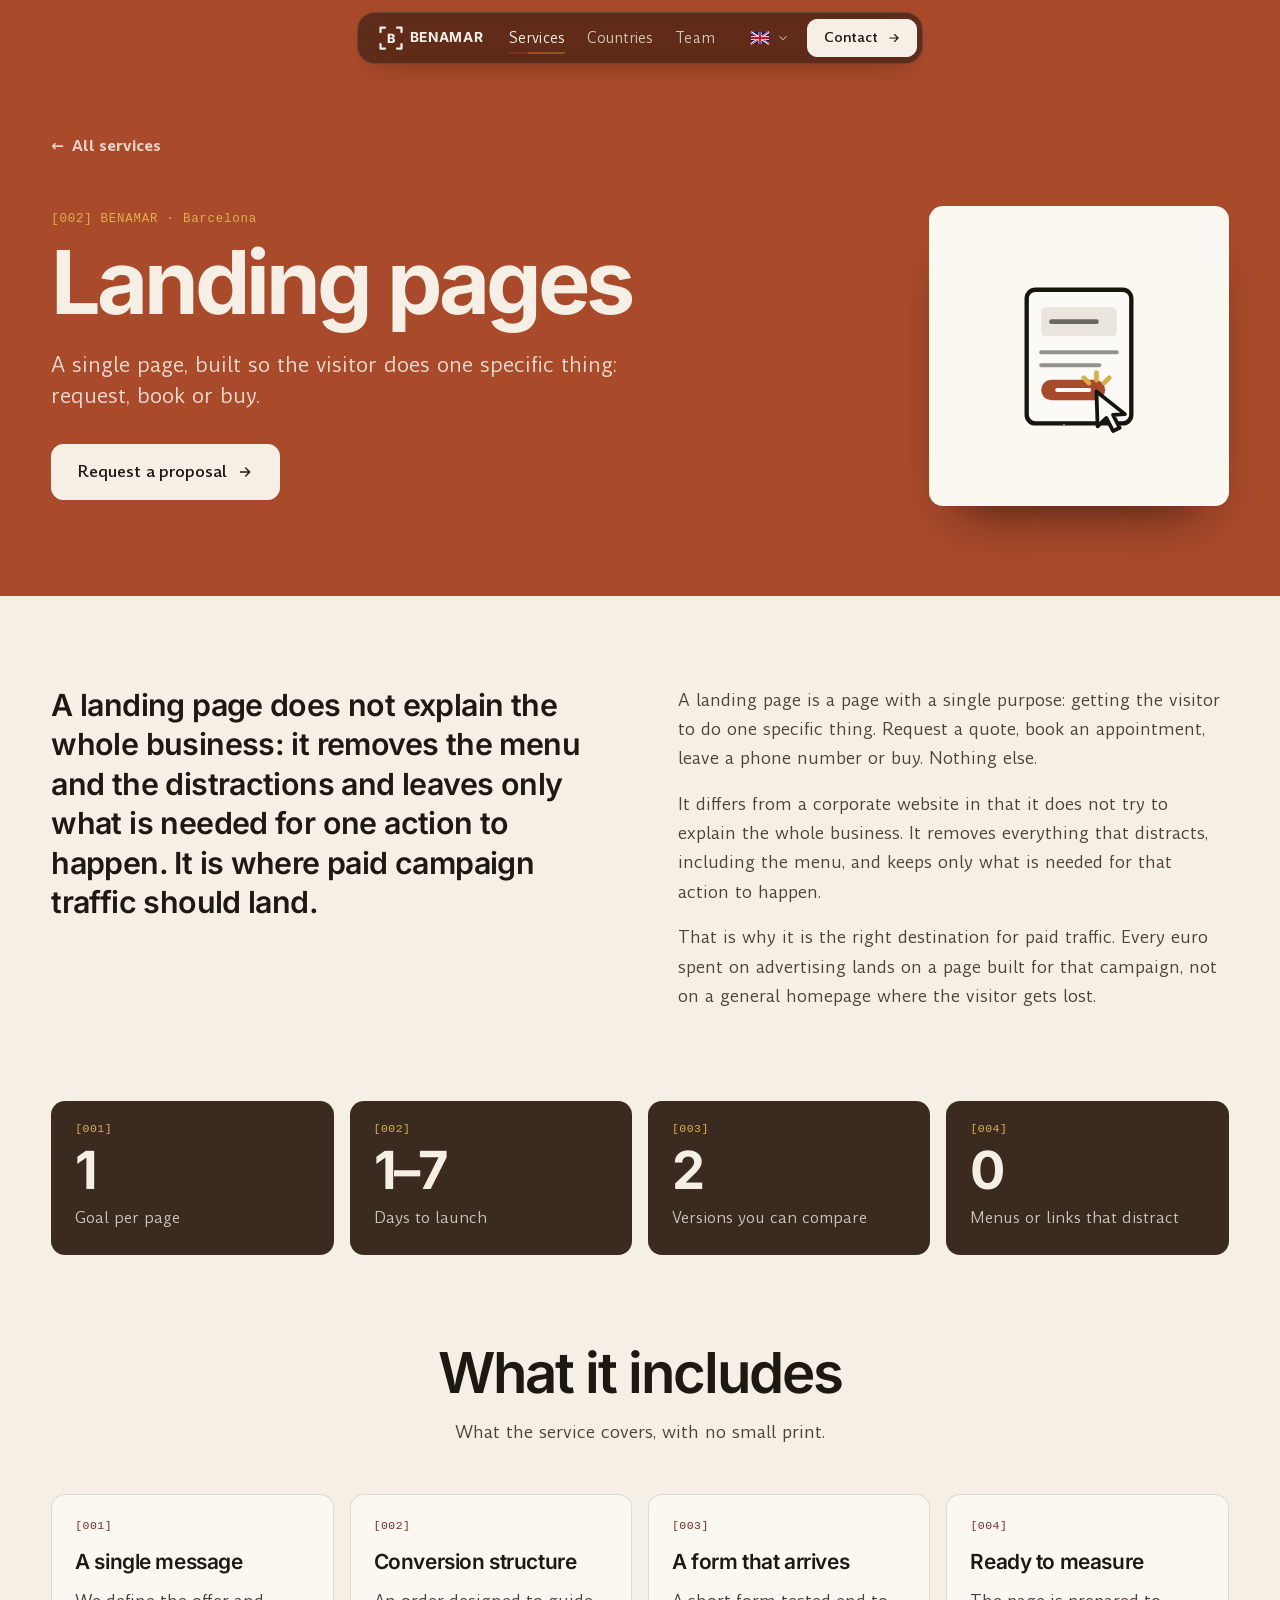
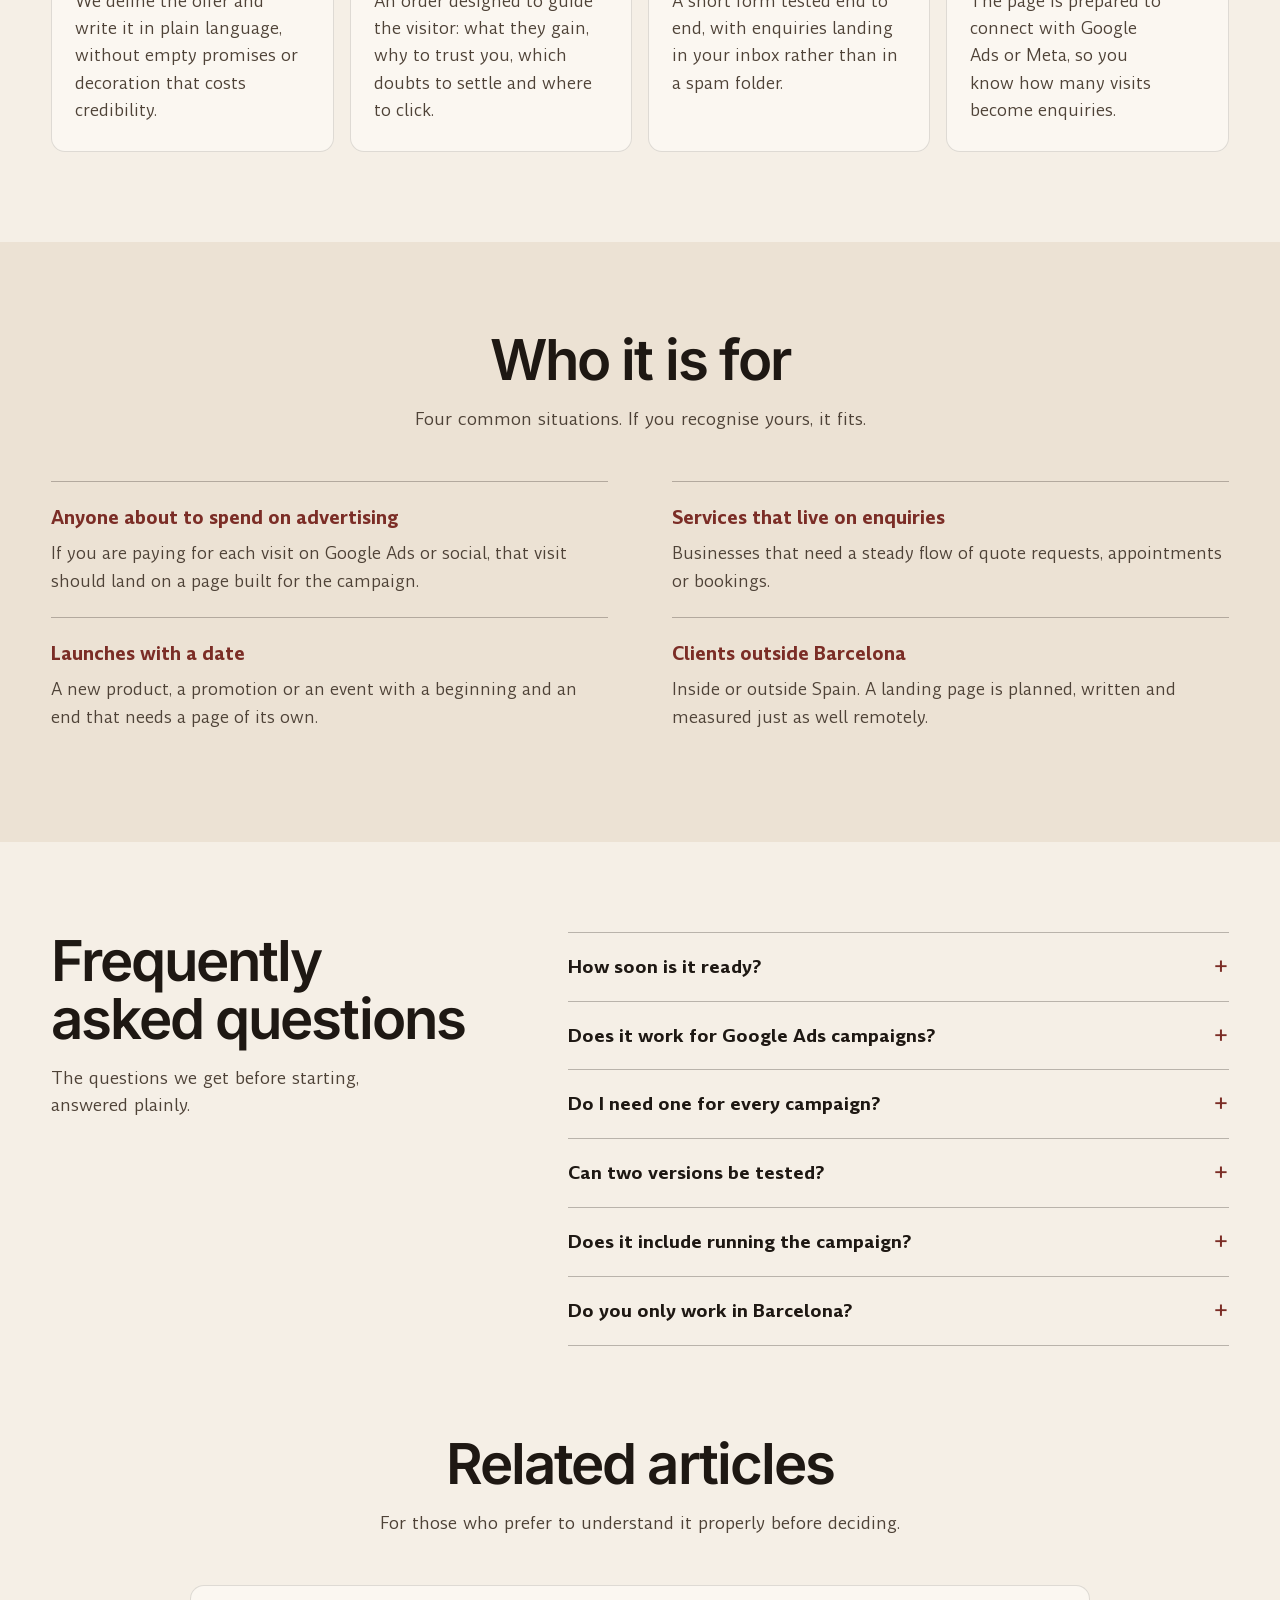
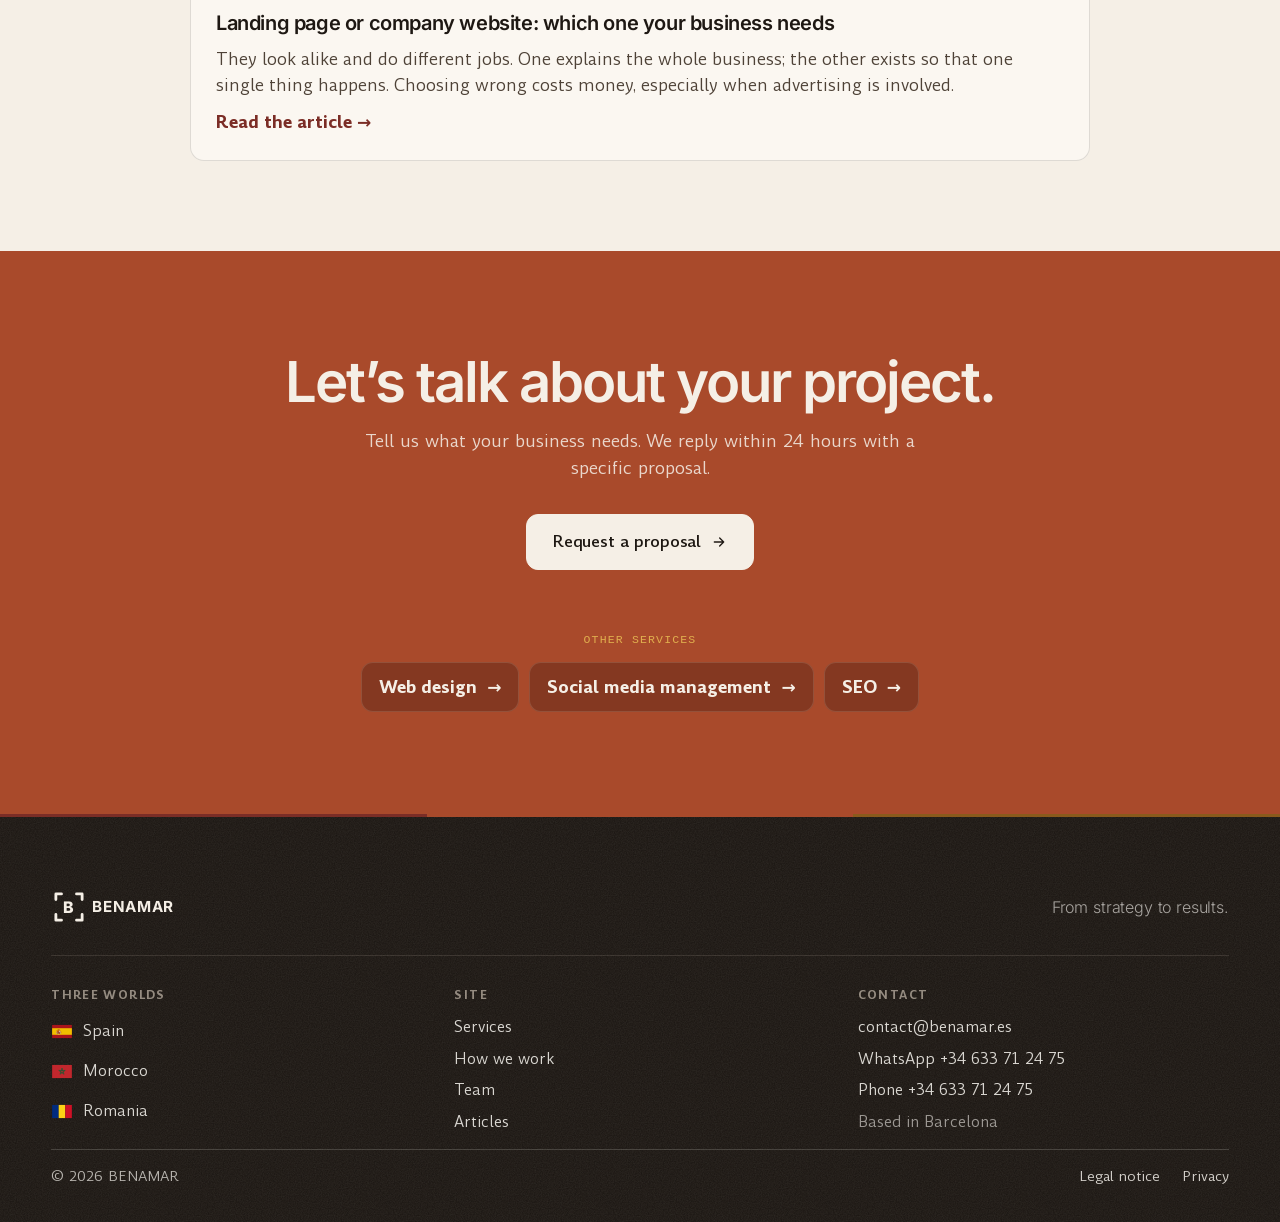
<file: landing-pages-barcelona.html>
<!doctype html>
<html lang="es" data-title-key="ts_landing" data-desc-key="ds_landing">
<head>
  <meta charset="utf-8">
  <meta name="viewport" content="width=device-width, initial-scale=1">
  <title>Diseño de landing pages en Barcelona · BENAMAR</title>
  <meta name="description" content="Diseño de landing pages en Barcelona para campañas de Google Ads y redes sociales. Una página, un objetivo y resultados medidos.">
  <link rel="canonical" href="https://benamar.es/landing-pages-barcelona.html">
  <meta name="theme-color" content="#F5EFE6">
  <meta property="og:type" content="website">
  <meta property="og:url" content="https://benamar.es/landing-pages-barcelona.html">
  <meta property="og:site_name" content="BENAMAR">
  <meta property="og:locale" content="es_ES">
  <meta property="og:title" content="Diseño de landing pages en Barcelona · BENAMAR">
  <meta property="og:description" content="Diseño de landing pages en Barcelona para campañas de Google Ads y redes sociales. Una página, un objetivo y resultados medidos.">
  <meta property="og:image" content="https://benamar.es/assets/img/share.jpg">
  <meta property="og:image:width" content="1200">
  <meta property="og:image:height" content="630">
  <meta name="twitter:card" content="summary_large_image">
  <link rel="icon" href="favicon.svg" type="image/svg+xml">
  <link rel="preload" href="assets/fonts/inter-latin.woff2" as="font" type="font/woff2" crossorigin>
  <link rel="preload" href="assets/fonts/amulya-400.woff2" as="font" type="font/woff2" crossorigin>
  <link rel="preload" href="assets/fonts/mano-latin.woff2" as="font" type="font/woff2" crossorigin>
  <link rel="stylesheet" href="css/style.css?v=57">
  <script>document.documentElement.classList.add('js')</script>
  <script type="application/ld+json">
  {"@context":"https://schema.org","@graph":[{"@type":"Service","name":"Landing pages","description":"Diseño de landing pages en Barcelona para campañas de Google Ads y redes sociales. Una página, un objetivo y resultados medidos.","url":"https://benamar.es/landing-pages-barcelona.html","areaServed":["España","Marruecos","Rumanía"],"provider":{"@id":"https://benamar.es/#organization"}},{"@type":"BreadcrumbList","itemListElement":[{"@type":"ListItem","position":1,"name":"BENAMAR","item":"https://benamar.es/"},{"@type":"ListItem","position":2,"name":"Landing pages","item":"https://benamar.es/landing-pages-barcelona.html"}]},{"@type":"FAQPage","mainEntity":[{"@type":"Question","name":"¿En cuánto tiempo está lista?","acceptedAnswer":{"@type":"Answer","text":"Una landing page suele estar publicada en un plazo de un día a una semana, porque el trabajo se concentra en una sola página y en un solo mensaje."}},{"@type":"Question","name":"¿Sirve para campañas de Google Ads?","acceptedAnswer":{"@type":"Answer","text":"Sí, es su uso más habitual. La página se prepara para recibir el tráfico de la campaña y para medir cuántas visitas acaban en contacto."}},{"@type":"Question","name":"¿Necesito una para cada campaña?","acceptedAnswer":{"@type":"Answer","text":"No siempre, pero cuanto más se parezca la página al anuncio que ha traído al visitante, mejor funciona. Si tiene dos ofertas muy distintas, conviene una página para cada una."}},{"@type":"Question","name":"¿Se pueden probar dos versiones?","acceptedAnswer":{"@type":"Answer","text":"Sí. Se puede publicar una segunda versión con otro titular u otra estructura y repartir el tráfico entre las dos para ver cuál convierte mejor."}},{"@type":"Question","name":"¿Incluye la gestión de la campaña?","acceptedAnswer":{"@type":"Answer","text":"La página y la campaña son dos trabajos distintos. Este servicio cubre la página, preparada para recibir el tráfico de la campaña y medir los contactos."}},{"@type":"Question","name":"¿Trabajáis solo en Barcelona?","acceptedAnswer":{"@type":"Answer","text":"No. Tenemos la base en Barcelona y nos reunimos en persona aquí y en los alrededores, pero el trabajo se lleva igual de bien en remoto. Atendemos a clientes del resto de España y de fuera del país, en español, catalán, inglés, francés, árabe y rumano."}}]}]}
  </script>
</head>
<body>
<!-- Landing pages: generada con tools/servicios.mjs a partir de index.html. No editar a mano. -->
  <a class="skip" href="#main" data-i18n="skip">Saltar al contenido</a>

  <header class="hdr" data-hdr>
    <div class="hdr__in">
      <nav class="hdr__nav" aria-label="Principal" data-i18n-attr="aria-label:nav_label">
        <a href="./#servicios" aria-current="location" data-i18n="nav_services">Servicios</a>
        <a href="./#mundos" data-i18n="nav_worlds">Países</a>
        <a href="./#equipo" data-i18n="nav_team">Equipo</a>
        <span class="hdr__ind" aria-hidden="true"></span>
      </nav>

      <a class="brand" href="./" aria-label="BENAMAR, inicio" data-i18n-attr="aria-label:brand_label">
        <svg class="brand__mark" viewBox="0 0 32 32" fill="none" aria-hidden="true"><path d="M2 8 L2 2 L8 2" stroke="currentColor" stroke-width="2" stroke-linecap="round" stroke-linejoin="round"/><path d="M24 2 L30 2 L30 8" stroke="currentColor" stroke-width="2" stroke-linecap="round" stroke-linejoin="round"/><path d="M2 24 L2 30 L8 30" stroke="currentColor" stroke-width="2" stroke-linecap="round" stroke-linejoin="round"/><path d="M30 24 L30 30 L24 30" stroke="currentColor" stroke-width="2" stroke-linecap="round" stroke-linejoin="round"/><text x="16" y="22" text-anchor="middle" font-family="Inter, -apple-system, sans-serif" font-weight="800" font-size="16" fill="currentColor">B</text></svg>
        <span class="brand__word">BENAMAR</span>
      </a>

      <div class="hdr__end">
        <div class="lang-dd" data-lang-dd>
          <button class="lang-dd__btn" type="button" aria-haspopup="true" aria-expanded="false" aria-controls="lang-list" data-lang-dd-btn>
            <span class="vh" data-i18n="lang_label">Idioma</span>
            <svg class="flag" viewBox="0 0 30 20" aria-hidden="true"><use href="#flag-es" data-lang-dd-flag/></svg>
            <span class="lang-dd__code" data-lang-dd-code>ES</span>
            <svg class="lang-dd__chev" viewBox="0 0 24 24" aria-hidden="true"><path d="m6 9 6 6 6-6" fill="none" stroke="currentColor" stroke-width="1.6"/></svg>
          </button>
          <ul class="lang-dd__list" id="lang-list" role="list" data-lang-dd-list>
            <li><button type="button" data-lang="es" lang="es" aria-pressed="true"><svg class="flag" viewBox="0 0 30 20" aria-hidden="true"><use href="#flag-es"/></svg><span>Español</span><span class="lang-dd__iso">ES</span></button></li>
            <li><button type="button" data-lang="ca" lang="ca" aria-pressed="false"><svg class="flag" viewBox="0 0 30 20" aria-hidden="true"><use href="#flag-ca"/></svg><span>Català</span><span class="lang-dd__iso">CA</span></button></li>
            <li><button type="button" data-lang="en" lang="en" aria-pressed="false"><svg class="flag" viewBox="0 0 30 20" aria-hidden="true"><use href="#flag-en"/></svg><span>English</span><span class="lang-dd__iso">EN</span></button></li>
            <li><button type="button" data-lang="fr" lang="fr" aria-pressed="false"><svg class="flag" viewBox="0 0 30 20" aria-hidden="true"><use href="#flag-fr"/></svg><span>Français</span><span class="lang-dd__iso">FR</span></button></li>
            <li><button type="button" data-lang="ro" lang="ro" aria-pressed="false"><svg class="flag" viewBox="0 0 30 20" aria-hidden="true"><use href="#flag-ro"/></svg><span>Română</span><span class="lang-dd__iso">RO</span></button></li>
          </ul>
        </div>
        <a class="btn btn--sm hdr__cta" href="./#contacto" data-i18n="hdr_cta">Contacto</a>
        <button class="hdr__menu" type="button" aria-expanded="false" aria-controls="menu" data-menu-btn>
          <span class="hdr__menu-lines" aria-hidden="true"><i></i><i></i></span>
          <span data-i18n="menu">Menú</span>
        </button>
      </div>
    </div>
    <span class="hdr__progress" aria-hidden="true"><i></i><i></i><i></i></span>
  </header>

  <div class="menu" id="menu" hidden>
    <nav class="menu__nav" aria-label="Menú" data-i18n-attr="aria-label:menu">
      <a href="./#servicios" data-i18n="nav_services">Servicios</a>
      <a href="./#mundos" data-i18n="nav_worlds">Países</a>
      <a href="./#equipo" data-i18n="nav_team">Equipo</a>
    </nav>
    <div class="menu__foot">
      <a class="btn" href="./#contacto" data-i18n="cta_main">Pedir una propuesta</a>
      <div class="langs langs--menu" role="group" aria-label="Idioma" data-i18n-attr="aria-label:lang_label">
        <button type="button" data-lang="es" lang="es" aria-pressed="true"><svg class="flag" viewBox="0 0 30 20" aria-hidden="true"><use href="#flag-es"/></svg><span>ES</span></button>
        <button type="button" data-lang="ca" lang="ca" aria-pressed="false"><svg class="flag" viewBox="0 0 30 20" aria-hidden="true"><use href="#flag-ca"/></svg><span>CA</span></button>
        <button type="button" data-lang="en" lang="en" aria-pressed="false"><svg class="flag" viewBox="0 0 30 20" aria-hidden="true"><use href="#flag-en"/></svg><span>EN</span></button>
        <button type="button" data-lang="fr" lang="fr" aria-pressed="false"><svg class="flag" viewBox="0 0 30 20" aria-hidden="true"><use href="#flag-fr"/></svg><span>FR</span></button>
        <button type="button" data-lang="ro" lang="ro" aria-pressed="false"><svg class="flag" viewBox="0 0 30 20" aria-hidden="true"><use href="#flag-ro"/></svg><span>RO</span></button>
      </div>
    </div>
  </div>

  <main id="main" class="srv-page">
      <div class="solo-idioma" data-l="es" lang="es">
        <header class="srv-hero srv--ma">
          <div class="wrap srv-hero__in">
            <a class="srv-back" href="./#servicios"><span aria-hidden="true">←</span> Todos los servicios</a>
            <div class="srv-hero__grid">
              <div>
                <p class="srv-tag">[002] BENAMAR · Barcelona</p>
                <h1>Landing pages</h1>
                <p class="srv-teaser">Una sola página, construida para que el visitante haga una cosa concreta: pedir, reservar o comprar.</p>
                <a class="btn btn--light srv-cta" href="./#contacto">Pedir una propuesta</a>
              </div>
              <div class="srv-ico" aria-hidden="true"><svg class="svc__ico ill" viewBox="0 0 64 52" aria-hidden="true">
            <rect x="14" y="3" width="36" height="46" rx="3" fill="#FBFAF7"/>
            <rect x="19" y="9" width="26" height="10" rx="1.5" fill="#EAE6DD"/>
            <rect class="a-btn" x="19" y="34" width="22" height="7" rx="3.5" fill="#A94A2B"/>
            <path class="a-btn" d="M24.5 37.5H35.5" stroke="#FBFAF7" stroke-width="1.4" stroke-linecap="round"/>
            <path class="ink" pathLength="1" d="M22.5 14H38" fill="none" stroke="#16140F" stroke-width="1.6" stroke-linecap="round" stroke-linejoin="round" stroke-opacity=".6"/>
            <path class="ink" pathLength="1" d="M19 24.5H45M19 29H39" fill="none" stroke="#16140F" stroke-width="1.4" stroke-linecap="round" stroke-linejoin="round" stroke-opacity=".45"/>
            <path class="ink" pathLength="1" d="M17 3H47a3 3 0 0 1 3 3V46a3 3 0 0 1-3 3H17a3 3 0 0 1-3-3V6a3 3 0 0 1 3-3Z" fill="none" stroke="#16140F" stroke-width="1.5" stroke-linecap="round" stroke-linejoin="round" filter="url(#tinta)"/>
            <path class="a-cur" d="M38 38 38.4 50 41.4 47.1 43.7 51.6 46 50.5 43.7 46.1 47.8 45.8Z" fill="#FBFAF7" stroke="#16140F" stroke-width="1.3" stroke-linejoin="round"/>
            <path class="ink a-ray" pathLength="1" d="M35.4 35.1 33.6 33.3M38 34.1V31.5M40.6 35.1 42.4 33.3" fill="none" stroke="#D8AE45" stroke-width="1.6" stroke-linecap="round"/>
          </svg></div>
            </div>
          </div>
        </header>
        <section class="srv-sec srv-about">
          <div class="wrap srv-about__grid">
            <p class="srv-lead">Una landing page no explica todo el negocio: quita el menú y las distracciones y deja solo lo necesario para que ocurra una acción. Es la página a la que conviene enviar el tráfico que paga en campañas.</p>
            <div class="srv-about__txt">
              <p>Una landing page es una página con un único objetivo: que el visitante haga una cosa concreta. Pedir presupuesto, reservar una cita, dejar su teléfono o comprar. Nada más.</p>
              <p>Se diferencia de la web corporativa en que no intenta explicar todo el negocio. Quita del medio todo lo que distrae, incluido el menú, y deja solo lo necesario para que esa acción ocurra.</p>
              <p>Por eso es la página a la que conviene enviar el tráfico de una campaña de pago. Cada euro invertido en anuncios llega a una página hecha para esa campaña, no a una portada genérica donde el visitante se pierde.</p>
            </div>
          </div>
        </section>
        <section class="srv-sec srv-cifras" aria-label="En cifras">
          <ul class="wrap srv-cifras__grid">
            <li><span class="srv-n">[001]</span><strong>1</strong><span>Objetivo por página</span></li>
            <li><span class="srv-n">[002]</span><strong>1–7</strong><span>Días hasta publicar</span></li>
            <li><span class="srv-n">[003]</span><strong>2</strong><span>Versiones que se pueden comparar</span></li>
            <li><span class="srv-n">[004]</span><strong>0</strong><span>Menús ni enlaces que distraigan</span></li>
          </ul>
        </section>
        <section class="srv-sec">
          <div class="wrap">
            <div class="srv-head"><h2>Qué incluye</h2><p>Lo que entra en el servicio, sin letra pequeña.</p></div>
            <ul class="srv-incl">
              <li><span class="srv-n">[001]</span><h3>Un solo mensaje</h3><p>Definimos la oferta y la escribimos en un lenguaje claro, sin promesas vacías ni adornos que resten credibilidad.</p></li>
              <li><span class="srv-n">[002]</span><h3>Estructura de conversión</h3><p>Orden pensado para acompañar al visitante: qué gana, por qué confiar, qué dudas resolver y dónde pulsar.</p></li>
              <li><span class="srv-n">[003]</span><h3>Formulario que llega</h3><p>Formulario corto y revisado de punta a punta, con las solicitudes entrando en su correo y no en una carpeta de spam.</p></li>
              <li><span class="srv-n">[004]</span><h3>Preparada para medir</h3><p>La página queda lista para conectarse con Google Ads o Meta y saber cuántas visitas se convierten en contactos.</p></li>
            </ul>
          </div>
        </section>
        <section class="srv-sec srv-quien">
          <div class="wrap">
            <div class="srv-head"><h2>Para quién es</h2><p>Cuatro situaciones habituales. Si reconoce la suya, es que encaja.</p></div>
            <dl class="srv-quien__grid">
              <div><dt>Quien va a invertir en publicidad</dt><dd>Si va a pagar por cada visita en Google Ads o en redes, conviene que esa visita llegue a una página hecha para la campaña.</dd></div>
              <div><dt>Servicios que viven de las solicitudes</dt><dd>Negocios que necesitan un flujo constante de peticiones de presupuesto, citas o reservas.</dd></div>
              <div><dt>Lanzamientos con fecha</dt><dd>Un producto nuevo, una promoción o un evento que tiene un principio y un final y necesita su propia página.</dd></div>
              <div><dt>Clientes fuera de Barcelona</dt><dd>Dentro o fuera de España. Una landing se plantea, se escribe y se mide igual de bien en remoto.</dd></div>
            </dl>
          </div>
        </section>
        <section class="srv-sec">
          <div class="wrap srv-faq__grid">
            <div class="srv-head srv-head--izq"><h2>Preguntas frecuentes</h2><p>Las dudas que nos llegan antes de empezar, respondidas sin rodeos.</p></div>
            <div class="srv-faq">
              <details><summary>¿En cuánto tiempo está lista?</summary><p>Una landing page suele estar publicada en un plazo de un día a una semana, porque el trabajo se concentra en una sola página y en un solo mensaje.</p></details>
              <details><summary>¿Sirve para campañas de Google Ads?</summary><p>Sí, es su uso más habitual. La página se prepara para recibir el tráfico de la campaña y para medir cuántas visitas acaban en contacto.</p></details>
              <details><summary>¿Necesito una para cada campaña?</summary><p>No siempre, pero cuanto más se parezca la página al anuncio que ha traído al visitante, mejor funciona. Si tiene dos ofertas muy distintas, conviene una página para cada una.</p></details>
              <details><summary>¿Se pueden probar dos versiones?</summary><p>Sí. Se puede publicar una segunda versión con otro titular u otra estructura y repartir el tráfico entre las dos para ver cuál convierte mejor.</p></details>
              <details><summary>¿Incluye la gestión de la campaña?</summary><p>La página y la campaña son dos trabajos distintos. Este servicio cubre la página, preparada para recibir el tráfico de la campaña y medir los contactos.</p></details>
              <details><summary>¿Trabajáis solo en Barcelona?</summary><p>No. Tenemos la base en Barcelona y nos reunimos en persona aquí y en los alrededores, pero el trabajo se lleva igual de bien en remoto. Atendemos a clientes del resto de España y de fuera del país, en español, catalán, inglés, francés, árabe y rumano.</p></details>
            </div>
          </div>
        </section>
        <section class="srv-sec srv-posts">
          <div class="wrap">
            <div class="srv-head"><h2>Artículos relacionados</h2><p>Para quien prefiere entenderlo bien antes de decidir.</p></div>
            <div class="srv-posts__list">
              <a class="srv-post" href="/articulos/landing-page-o-web-corporativa.html"><h3>Landing page o web corporativa: cuál necesita su negocio</h3><p>Se parecen y no hacen el mismo trabajo. Una explica el negocio entero; la otra existe para que ocurra una sola cosa. Elegir mal cuesta dinero, sobre todo cuando hay publicidad de por medio.</p><span>Leer el artículo →</span></a>
            </div>
          </div>
        </section>
        <section class="srv-sec srv-fin srv--ma">
          <div class="wrap srv-fin__in">
            <h2>Hablemos de su proyecto.</h2>
            <p>Cuéntenos qué necesita su negocio. Le respondemos en menos de 24 horas con una propuesta concreta.</p>
            <a class="btn btn--light srv-cta" href="./#contacto">Pedir una propuesta</a>
            <p class="srv-otros__t">Otros servicios</p>
            <nav class="srv-otros" aria-label="Otros servicios">
            <a class="srv-otro srv-otro--es" href="diseno-web-barcelona.html"><span>Diseño web</span><span aria-hidden="true">→</span></a>
            <a class="srv-otro srv-otro--ro" href="gestion-redes-sociales-barcelona.html"><span>Gestión de redes sociales</span><span aria-hidden="true">→</span></a>
            <a class="srv-otro srv-otro--umber" href="posicionamiento-seo-barcelona.html"><span>Posicionamiento en Google en Barcelona</span><span aria-hidden="true">→</span></a>
            </nav>
          </div>
        </section>
      </div>
      <div class="solo-idioma" data-l="ca" lang="ca">
        <header class="srv-hero srv--ma">
          <div class="wrap srv-hero__in">
            <a class="srv-back" href="./#servicios"><span aria-hidden="true">←</span> Tots els serveis</a>
            <div class="srv-hero__grid">
              <div>
                <p class="srv-tag">[002] BENAMAR · Barcelona</p>
                <h1>Landing pages</h1>
                <p class="srv-teaser">Una sola pàgina, construïda perquè el visitant faci una cosa concreta: demanar, reservar o comprar.</p>
                <a class="btn btn--light srv-cta" href="./#contacto">Demanar una proposta</a>
              </div>
              <div class="srv-ico" aria-hidden="true"><svg class="svc__ico ill" viewBox="0 0 64 52" aria-hidden="true">
            <rect x="14" y="3" width="36" height="46" rx="3" fill="#FBFAF7"/>
            <rect x="19" y="9" width="26" height="10" rx="1.5" fill="#EAE6DD"/>
            <rect class="a-btn" x="19" y="34" width="22" height="7" rx="3.5" fill="#A94A2B"/>
            <path class="a-btn" d="M24.5 37.5H35.5" stroke="#FBFAF7" stroke-width="1.4" stroke-linecap="round"/>
            <path class="ink" pathLength="1" d="M22.5 14H38" fill="none" stroke="#16140F" stroke-width="1.6" stroke-linecap="round" stroke-linejoin="round" stroke-opacity=".6"/>
            <path class="ink" pathLength="1" d="M19 24.5H45M19 29H39" fill="none" stroke="#16140F" stroke-width="1.4" stroke-linecap="round" stroke-linejoin="round" stroke-opacity=".45"/>
            <path class="ink" pathLength="1" d="M17 3H47a3 3 0 0 1 3 3V46a3 3 0 0 1-3 3H17a3 3 0 0 1-3-3V6a3 3 0 0 1 3-3Z" fill="none" stroke="#16140F" stroke-width="1.5" stroke-linecap="round" stroke-linejoin="round" filter="url(#tinta)"/>
            <path class="a-cur" d="M38 38 38.4 50 41.4 47.1 43.7 51.6 46 50.5 43.7 46.1 47.8 45.8Z" fill="#FBFAF7" stroke="#16140F" stroke-width="1.3" stroke-linejoin="round"/>
            <path class="ink a-ray" pathLength="1" d="M35.4 35.1 33.6 33.3M38 34.1V31.5M40.6 35.1 42.4 33.3" fill="none" stroke="#D8AE45" stroke-width="1.6" stroke-linecap="round"/>
          </svg></div>
            </div>
          </div>
        </header>
        <section class="srv-sec srv-about">
          <div class="wrap srv-about__grid">
            <p class="srv-lead">Una landing page no explica tot el negoci: treu el menú i les distraccions i deixa només el necessari perquè passi una acció. És la pàgina a la qual convé enviar el trànsit que es paga en campanyes.</p>
            <div class="srv-about__txt">
              <p>Una landing page és una pàgina amb un únic objectiu: que el visitant faci una cosa concreta. Demanar pressupost, reservar una cita, deixar el seu telèfon o comprar. Res més.</p>
              <p>Es diferencia del web corporatiu en què no intenta explicar tot el negoci. Treu del mig tot el que distreu, inclòs el menú, i deixa només el necessari perquè aquesta acció passi.</p>
              <p>Per això és la pàgina a la qual convé enviar el trànsit d’una campanya de pagament. Cada euro invertit en anuncis arriba a una pàgina feta per a aquesta campanya, no a una portada genèrica on el visitant es perd.</p>
            </div>
          </div>
        </section>
        <section class="srv-sec srv-cifras" aria-label="En xifres">
          <ul class="wrap srv-cifras__grid">
            <li><span class="srv-n">[001]</span><strong>1</strong><span>Objectiu per pàgina</span></li>
            <li><span class="srv-n">[002]</span><strong>1–7</strong><span>Dies fins a publicar</span></li>
            <li><span class="srv-n">[003]</span><strong>2</strong><span>Versions que es poden comparar</span></li>
            <li><span class="srv-n">[004]</span><strong>0</strong><span>Menús ni enllaços que distreguin</span></li>
          </ul>
        </section>
        <section class="srv-sec">
          <div class="wrap">
            <div class="srv-head"><h2>Què inclou</h2><p>El que entra al servei, sense lletra petita.</p></div>
            <ul class="srv-incl">
              <li><span class="srv-n">[001]</span><h3>Un sol missatge</h3><p>Definim l’oferta i l’escrivim en un llenguatge clar, sense promeses buides ni adorns que restin credibilitat.</p></li>
              <li><span class="srv-n">[002]</span><h3>Estructura de conversió</h3><p>Ordre pensat per acompanyar el visitant: què hi guanya, per què confiar-hi, quins dubtes resoldre i on prémer.</p></li>
              <li><span class="srv-n">[003]</span><h3>Formulari que arriba</h3><p>Formulari curt i revisat de cap a peus, amb les sol·licituds entrant al seu correu i no a una carpeta de correu brossa.</p></li>
              <li><span class="srv-n">[004]</span><h3>Preparada per mesurar</h3><p>La pàgina queda a punt per connectar-se amb Google Ads o Meta i saber quantes visites es converteixen en contactes.</p></li>
            </ul>
          </div>
        </section>
        <section class="srv-sec srv-quien">
          <div class="wrap">
            <div class="srv-head"><h2>Per a qui és</h2><p>Quatre situacions habituals. Si reconeix la seva, és que encaixa.</p></div>
            <dl class="srv-quien__grid">
              <div><dt>Qui invertirà en publicitat</dt><dd>Si pagarà per cada visita a Google Ads o a les xarxes, convé que aquesta visita arribi a una pàgina feta per a la campanya.</dd></div>
              <div><dt>Serveis que viuen de les sol·licituds</dt><dd>Negocis que necessiten un flux constant de peticions de pressupost, cites o reserves.</dd></div>
              <div><dt>Llançaments amb data</dt><dd>Un producte nou, una promoció o un esdeveniment que té un principi i un final i necessita la seva pròpia pàgina.</dd></div>
              <div><dt>Clients fora de Barcelona</dt><dd>Dins o fora d’Espanya. Una landing es planteja, s’escriu i es mesura igual de bé en remot.</dd></div>
            </dl>
          </div>
        </section>
        <section class="srv-sec">
          <div class="wrap srv-faq__grid">
            <div class="srv-head srv-head--izq"><h2>Preguntes freqüents</h2><p>Els dubtes que ens arriben abans de començar, resolts sense embuts.</p></div>
            <div class="srv-faq">
              <details><summary>En quant de temps està a punt?</summary><p>Una landing page sol estar publicada en un termini d’un dia a una setmana, perquè la feina es concentra en una sola pàgina i en un sol missatge.</p></details>
              <details><summary>Serveix per a campanyes de Google Ads?</summary><p>Sí, és el seu ús més habitual. La pàgina es prepara per rebre el trànsit de la campanya i per mesurar quantes visites acaben en contacte.</p></details>
              <details><summary>En necessito una per a cada campanya?</summary><p>No sempre, però com més s’assembli la pàgina a l’anunci que ha portat el visitant, millor funciona. Si té dues ofertes molt diferents, convé una pàgina per a cadascuna.</p></details>
              <details><summary>Es poden provar dues versions?</summary><p>Sí. Es pot publicar una segona versió amb un altre titular o una altra estructura i repartir el trànsit entre totes dues per veure quina converteix millor.</p></details>
              <details><summary>Inclou la gestió de la campanya?</summary><p>La pàgina i la campanya són dues feines diferents. Aquest servei cobreix la pàgina, preparada per rebre el trànsit de la campanya i mesurar els contactes.</p></details>
              <details><summary>Treballeu només a Barcelona?</summary><p>No. Tenim la base a Barcelona i ens reunim en persona aquí i als voltants, però la feina es porta igual de bé en remot. Atenem clients de la resta d’Espanya i de fora del país, en castellà, català, anglès, francès, àrab i romanès.</p></details>
            </div>
          </div>
        </section>
        <section class="srv-sec srv-posts">
          <div class="wrap">
            <div class="srv-head"><h2>Articles relacionats</h2><p>Per a qui prefereix entendre-ho bé abans de decidir (articles en castellà).</p></div>
            <div class="srv-posts__list">
              <a class="srv-post" href="/articulos/landing-page-o-web-corporativa.html"><h3>Landing page o web corporativa: cuál necesita su negocio</h3><p>Se parecen y no hacen el mismo trabajo. Una explica el negocio entero; la otra existe para que ocurra una sola cosa. Elegir mal cuesta dinero, sobre todo cuando hay publicidad de por medio.</p><span>Llegir l’article →</span></a>
            </div>
          </div>
        </section>
        <section class="srv-sec srv-fin srv--ma">
          <div class="wrap srv-fin__in">
            <h2>Parlem del seu projecte.</h2>
            <p>Expliqui’ns què necessita el seu negoci. Li responem en menys de 24 hores amb una proposta concreta.</p>
            <a class="btn btn--light srv-cta" href="./#contacto">Demanar una proposta</a>
            <p class="srv-otros__t">Altres serveis</p>
            <nav class="srv-otros" aria-label="Altres serveis">
            <a class="srv-otro srv-otro--es" href="diseno-web-barcelona.html"><span>Disseny web</span><span aria-hidden="true">→</span></a>
            <a class="srv-otro srv-otro--ro" href="gestion-redes-sociales-barcelona.html"><span>Gestió de xarxes socials</span><span aria-hidden="true">→</span></a>
            <a class="srv-otro srv-otro--umber" href="posicionamiento-seo-barcelona.html"><span>Posicionament a Google a Barcelona</span><span aria-hidden="true">→</span></a>
            </nav>
          </div>
        </section>
      </div>
      <div class="solo-idioma" data-l="en" lang="en">
        <header class="srv-hero srv--ma">
          <div class="wrap srv-hero__in">
            <a class="srv-back" href="./#servicios"><span aria-hidden="true">←</span> All services</a>
            <div class="srv-hero__grid">
              <div>
                <p class="srv-tag">[002] BENAMAR · Barcelona</p>
                <h1>Landing pages</h1>
                <p class="srv-teaser">A single page, built so the visitor does one specific thing: request, book or buy.</p>
                <a class="btn btn--light srv-cta" href="./#contacto">Request a proposal</a>
              </div>
              <div class="srv-ico" aria-hidden="true"><svg class="svc__ico ill" viewBox="0 0 64 52" aria-hidden="true">
            <rect x="14" y="3" width="36" height="46" rx="3" fill="#FBFAF7"/>
            <rect x="19" y="9" width="26" height="10" rx="1.5" fill="#EAE6DD"/>
            <rect class="a-btn" x="19" y="34" width="22" height="7" rx="3.5" fill="#A94A2B"/>
            <path class="a-btn" d="M24.5 37.5H35.5" stroke="#FBFAF7" stroke-width="1.4" stroke-linecap="round"/>
            <path class="ink" pathLength="1" d="M22.5 14H38" fill="none" stroke="#16140F" stroke-width="1.6" stroke-linecap="round" stroke-linejoin="round" stroke-opacity=".6"/>
            <path class="ink" pathLength="1" d="M19 24.5H45M19 29H39" fill="none" stroke="#16140F" stroke-width="1.4" stroke-linecap="round" stroke-linejoin="round" stroke-opacity=".45"/>
            <path class="ink" pathLength="1" d="M17 3H47a3 3 0 0 1 3 3V46a3 3 0 0 1-3 3H17a3 3 0 0 1-3-3V6a3 3 0 0 1 3-3Z" fill="none" stroke="#16140F" stroke-width="1.5" stroke-linecap="round" stroke-linejoin="round" filter="url(#tinta)"/>
            <path class="a-cur" d="M38 38 38.4 50 41.4 47.1 43.7 51.6 46 50.5 43.7 46.1 47.8 45.8Z" fill="#FBFAF7" stroke="#16140F" stroke-width="1.3" stroke-linejoin="round"/>
            <path class="ink a-ray" pathLength="1" d="M35.4 35.1 33.6 33.3M38 34.1V31.5M40.6 35.1 42.4 33.3" fill="none" stroke="#D8AE45" stroke-width="1.6" stroke-linecap="round"/>
          </svg></div>
            </div>
          </div>
        </header>
        <section class="srv-sec srv-about">
          <div class="wrap srv-about__grid">
            <p class="srv-lead">A landing page does not explain the whole business: it removes the menu and the distractions and leaves only what is needed for one action to happen. It is where paid campaign traffic should land.</p>
            <div class="srv-about__txt">
              <p>A landing page is a page with a single purpose: getting the visitor to do one specific thing. Request a quote, book an appointment, leave a phone number or buy. Nothing else.</p>
              <p>It differs from a corporate website in that it does not try to explain the whole business. It removes everything that distracts, including the menu, and keeps only what is needed for that action to happen.</p>
              <p>That is why it is the right destination for paid traffic. Every euro spent on advertising lands on a page built for that campaign, not on a general homepage where the visitor gets lost.</p>
            </div>
          </div>
        </section>
        <section class="srv-sec srv-cifras" aria-label="In figures">
          <ul class="wrap srv-cifras__grid">
            <li><span class="srv-n">[001]</span><strong>1</strong><span>Goal per page</span></li>
            <li><span class="srv-n">[002]</span><strong>1–7</strong><span>Days to launch</span></li>
            <li><span class="srv-n">[003]</span><strong>2</strong><span>Versions you can compare</span></li>
            <li><span class="srv-n">[004]</span><strong>0</strong><span>Menus or links that distract</span></li>
          </ul>
        </section>
        <section class="srv-sec">
          <div class="wrap">
            <div class="srv-head"><h2>What it includes</h2><p>What the service covers, with no small print.</p></div>
            <ul class="srv-incl">
              <li><span class="srv-n">[001]</span><h3>A single message</h3><p>We define the offer and write it in plain language, without empty promises or decoration that costs credibility.</p></li>
              <li><span class="srv-n">[002]</span><h3>Conversion structure</h3><p>An order designed to guide the visitor: what they gain, why to trust you, which doubts to settle and where to click.</p></li>
              <li><span class="srv-n">[003]</span><h3>A form that arrives</h3><p>A short form tested end to end, with enquiries landing in your inbox rather than in a spam folder.</p></li>
              <li><span class="srv-n">[004]</span><h3>Ready to measure</h3><p>The page is prepared to connect with Google Ads or Meta, so you know how many visits become enquiries.</p></li>
            </ul>
          </div>
        </section>
        <section class="srv-sec srv-quien">
          <div class="wrap">
            <div class="srv-head"><h2>Who it is for</h2><p>Four common situations. If you recognise yours, it fits.</p></div>
            <dl class="srv-quien__grid">
              <div><dt>Anyone about to spend on advertising</dt><dd>If you are paying for each visit on Google Ads or social, that visit should land on a page built for the campaign.</dd></div>
              <div><dt>Services that live on enquiries</dt><dd>Businesses that need a steady flow of quote requests, appointments or bookings.</dd></div>
              <div><dt>Launches with a date</dt><dd>A new product, a promotion or an event with a beginning and an end that needs a page of its own.</dd></div>
              <div><dt>Clients outside Barcelona</dt><dd>Inside or outside Spain. A landing page is planned, written and measured just as well remotely.</dd></div>
            </dl>
          </div>
        </section>
        <section class="srv-sec">
          <div class="wrap srv-faq__grid">
            <div class="srv-head srv-head--izq"><h2>Frequently asked questions</h2><p>The questions we get before starting, answered plainly.</p></div>
            <div class="srv-faq">
              <details><summary>How soon is it ready?</summary><p>A landing page is usually live within one day to one week, because the work is concentrated on a single page and a single message.</p></details>
              <details><summary>Does it work for Google Ads campaigns?</summary><p>Yes, that is its most common use. The page is prepared to receive campaign traffic and to measure how many visits end in contact.</p></details>
              <details><summary>Do I need one for every campaign?</summary><p>Not always, but the closer the page is to the advert that brought the visitor, the better it performs. If you run two very different offers, one page for each is worth it.</p></details>
              <details><summary>Can two versions be tested?</summary><p>Yes. A second version with a different headline or structure can be published, splitting the traffic between them to see which converts better.</p></details>
              <details><summary>Does it include running the campaign?</summary><p>The page and the campaign are two separate jobs. This service covers the page, prepared to receive the campaign traffic and measure the enquiries.</p></details>
              <details><summary>Do you only work in Barcelona?</summary><p>No. We are based in Barcelona and meet clients in person here and nearby, but the work itself runs just as well remotely. We serve clients across Spain and abroad, in Spanish, Catalan, English, French, Arabic and Romanian.</p></details>
            </div>
          </div>
        </section>
        <section class="srv-sec srv-posts">
          <div class="wrap">
            <div class="srv-head"><h2>Related articles</h2><p>For those who prefer to understand it properly before deciding.</p></div>
            <div class="srv-posts__list">
              <a class="srv-post" href="/en/articles/landing-page-or-company-website.html"><h3>Landing page or company website: which one your business needs</h3><p>They look alike and do different jobs. One explains the whole business; the other exists so that one single thing happens. Choosing wrong costs money, especially when advertising is involved.</p><span>Read the article →</span></a>
            </div>
          </div>
        </section>
        <section class="srv-sec srv-fin srv--ma">
          <div class="wrap srv-fin__in">
            <h2>Let’s talk about your project.</h2>
            <p>Tell us what your business needs. We reply within 24 hours with a specific proposal.</p>
            <a class="btn btn--light srv-cta" href="./#contacto">Request a proposal</a>
            <p class="srv-otros__t">Other services</p>
            <nav class="srv-otros" aria-label="Other services">
            <a class="srv-otro srv-otro--es" href="diseno-web-barcelona.html"><span>Web design</span><span aria-hidden="true">→</span></a>
            <a class="srv-otro srv-otro--ro" href="gestion-redes-sociales-barcelona.html"><span>Social media management</span><span aria-hidden="true">→</span></a>
            <a class="srv-otro srv-otro--umber" href="posicionamiento-seo-barcelona.html"><span>SEO</span><span aria-hidden="true">→</span></a>
            </nav>
          </div>
        </section>
      </div>
      <div class="solo-idioma" data-l="fr" lang="fr">
        <header class="srv-hero srv--ma">
          <div class="wrap srv-hero__in">
            <a class="srv-back" href="./#servicios"><span aria-hidden="true">←</span> Tous les services</a>
            <div class="srv-hero__grid">
              <div>
                <p class="srv-tag">[002] BENAMAR · Barcelona</p>
                <h1>Landing pages</h1>
                <p class="srv-teaser">Une seule page, construite pour que le visiteur fasse une chose précise : demander, réserver ou acheter.</p>
                <a class="btn btn--light srv-cta" href="./#contacto">Demander une proposition</a>
              </div>
              <div class="srv-ico" aria-hidden="true"><svg class="svc__ico ill" viewBox="0 0 64 52" aria-hidden="true">
            <rect x="14" y="3" width="36" height="46" rx="3" fill="#FBFAF7"/>
            <rect x="19" y="9" width="26" height="10" rx="1.5" fill="#EAE6DD"/>
            <rect class="a-btn" x="19" y="34" width="22" height="7" rx="3.5" fill="#A94A2B"/>
            <path class="a-btn" d="M24.5 37.5H35.5" stroke="#FBFAF7" stroke-width="1.4" stroke-linecap="round"/>
            <path class="ink" pathLength="1" d="M22.5 14H38" fill="none" stroke="#16140F" stroke-width="1.6" stroke-linecap="round" stroke-linejoin="round" stroke-opacity=".6"/>
            <path class="ink" pathLength="1" d="M19 24.5H45M19 29H39" fill="none" stroke="#16140F" stroke-width="1.4" stroke-linecap="round" stroke-linejoin="round" stroke-opacity=".45"/>
            <path class="ink" pathLength="1" d="M17 3H47a3 3 0 0 1 3 3V46a3 3 0 0 1-3 3H17a3 3 0 0 1-3-3V6a3 3 0 0 1 3-3Z" fill="none" stroke="#16140F" stroke-width="1.5" stroke-linecap="round" stroke-linejoin="round" filter="url(#tinta)"/>
            <path class="a-cur" d="M38 38 38.4 50 41.4 47.1 43.7 51.6 46 50.5 43.7 46.1 47.8 45.8Z" fill="#FBFAF7" stroke="#16140F" stroke-width="1.3" stroke-linejoin="round"/>
            <path class="ink a-ray" pathLength="1" d="M35.4 35.1 33.6 33.3M38 34.1V31.5M40.6 35.1 42.4 33.3" fill="none" stroke="#D8AE45" stroke-width="1.6" stroke-linecap="round"/>
          </svg></div>
            </div>
          </div>
        </header>
        <section class="srv-sec srv-about">
          <div class="wrap srv-about__grid">
            <p class="srv-lead">Une landing page n'explique pas toute l'activité : elle retire le menu et les distractions et ne laisse que le nécessaire pour qu'une action se produise. C'est là que doit arriver le trafic payant d'une campagne.</p>
            <div class="srv-about__txt">
              <p>Une landing page est une page qui poursuit un seul but : amener le visiteur à faire une action précise. Demander un devis, prendre rendez-vous, laisser son téléphone ou acheter. Rien d'autre.</p>
              <p>Elle se distingue du site corporatif parce qu'elle ne cherche pas à présenter toute l'entreprise. Elle retire ce qui distrait, y compris le menu, et ne garde que le nécessaire pour que cette action se produise.</p>
              <p>C'est donc la bonne destination pour le trafic payant. Chaque euro investi en publicité arrive sur une page conçue pour cette campagne, et non sur un accueil général où le visiteur se perd.</p>
            </div>
          </div>
        </section>
        <section class="srv-sec srv-cifras" aria-label="En chiffres">
          <ul class="wrap srv-cifras__grid">
            <li><span class="srv-n">[001]</span><strong>1</strong><span>Objectif par page</span></li>
            <li><span class="srv-n">[002]</span><strong>1–7</strong><span>Jours avant la mise en ligne</span></li>
            <li><span class="srv-n">[003]</span><strong>2</strong><span>Versions que l’on peut comparer</span></li>
            <li><span class="srv-n">[004]</span><strong>0</strong><span>Menus ou liens qui détournent</span></li>
          </ul>
        </section>
        <section class="srv-sec">
          <div class="wrap">
            <div class="srv-head"><h2>Ce que cela comprend</h2><p>Ce que couvre le service, sans petites lignes.</p></div>
            <ul class="srv-incl">
              <li><span class="srv-n">[001]</span><h3>Un seul message</h3><p>Nous définissons l'offre et l'écrivons dans un langage clair, sans promesses creuses ni ornements qui coûtent en crédibilité.</p></li>
              <li><span class="srv-n">[002]</span><h3>Structure de conversion</h3><p>Un ordre pensé pour accompagner le visiteur : ce qu'il gagne, pourquoi vous faire confiance, quels doutes lever et où cliquer.</p></li>
              <li><span class="srv-n">[003]</span><h3>Un formulaire qui arrive</h3><p>Un formulaire court, testé de bout en bout, dont les demandes arrivent dans votre boîte et non dans les indésirables.</p></li>
              <li><span class="srv-n">[004]</span><h3>Prête à être mesurée</h3><p>La page est prête à être reliée à Google Ads ou Meta, pour savoir combien de visites deviennent des contacts.</p></li>
            </ul>
          </div>
        </section>
        <section class="srv-sec srv-quien">
          <div class="wrap">
            <div class="srv-head"><h2>À qui cela s'adresse</h2><p>Quatre situations courantes. Si vous reconnaissez la vôtre, cela correspond.</p></div>
            <dl class="srv-quien__grid">
              <div><dt>Ceux qui vont investir en publicité</dt><dd>Si vous payez chaque visite sur Google Ads ou sur les réseaux, cette visite doit arriver sur une page faite pour la campagne.</dd></div>
              <div><dt>Services qui vivent des demandes</dt><dd>Entreprises qui ont besoin d'un flux constant de devis, de rendez-vous ou de réservations.</dd></div>
              <div><dt>Lancements avec une date</dt><dd>Un nouveau produit, une promotion ou un événement qui a un début et une fin et mérite sa propre page.</dd></div>
              <div><dt>Clients hors de Barcelone</dt><dd>En Espagne ou à l'étranger. Une landing se pense, s'écrit et se mesure aussi bien à distance.</dd></div>
            </dl>
          </div>
        </section>
        <section class="srv-sec">
          <div class="wrap srv-faq__grid">
            <div class="srv-head srv-head--izq"><h2>Questions fréquentes</h2><p>Les questions qui reviennent avant de commencer, répondues sans détour.</p></div>
            <div class="srv-faq">
              <details><summary>En combien de temps est-elle prête ?</summary><p>Une landing page est généralement en ligne en un jour à une semaine, car le travail se concentre sur une seule page et un seul message.</p></details>
              <details><summary>Fonctionne-t-elle pour Google Ads ?</summary><p>Oui, c'est son usage le plus courant. La page est préparée pour recevoir le trafic de la campagne et pour mesurer combien de visites aboutissent à un contact.</p></details>
              <details><summary>En faut-il une par campagne ?</summary><p>Pas toujours, mais plus la page ressemble à l'annonce qui a amené le visiteur, meilleurs sont les résultats. Avec deux offres très différentes, une page pour chacune se justifie.</p></details>
              <details><summary>Peut-on tester deux versions ?</summary><p>Oui. Une seconde version avec un autre titre ou une autre structure peut être publiée, en répartissant le trafic pour voir laquelle convertit le mieux.</p></details>
              <details><summary>La gestion de la campagne est-elle incluse ?</summary><p>La page et la campagne sont deux travaux distincts. Ce service couvre la page, préparée pour recevoir le trafic de la campagne et mesurer les contacts.</p></details>
              <details><summary>Travaillez-vous uniquement à Barcelone ?</summary><p>Non. Nous sommes basés à Barcelone et rencontrons les clients ici et dans les environs, mais le travail se mène tout aussi bien à distance. Nous accompagnons des clients dans toute l'Espagne et à l'étranger, en espagnol, en catalan, en anglais, en français, en arabe et en roumain.</p></details>
            </div>
          </div>
        </section>
        <section class="srv-sec srv-posts">
          <div class="wrap">
            <div class="srv-head"><h2>Articles liés</h2><p>Pour ceux qui préfèrent bien comprendre avant de décider.</p></div>
            <div class="srv-posts__list">
              <a class="srv-post" href="/fr/articles/landing-page-ou-site-corporatif.html"><h3>Landing page ou site corporatif : ce dont votre entreprise a besoin</h3><p>Ils se ressemblent et ne font pas le même travail. L’un présente toute l’entreprise ; l’autre existe pour qu’une seule chose se produise. Mal choisir coûte cher, surtout quand il y a de la publicité.</p><span>Lire l’article →</span></a>
            </div>
          </div>
        </section>
        <section class="srv-sec srv-fin srv--ma">
          <div class="wrap srv-fin__in">
            <h2>Parlons de votre projet.</h2>
            <p>Dites-nous ce dont votre entreprise a besoin. Nous répondons en moins de 24 heures avec une proposition concrète.</p>
            <a class="btn btn--light srv-cta" href="./#contacto">Demander une proposition</a>
            <p class="srv-otros__t">Autres services</p>
            <nav class="srv-otros" aria-label="Autres services">
            <a class="srv-otro srv-otro--es" href="diseno-web-barcelona.html"><span>Création de site web</span><span aria-hidden="true">→</span></a>
            <a class="srv-otro srv-otro--ro" href="gestion-redes-sociales-barcelona.html"><span>Gestion des réseaux sociaux</span><span aria-hidden="true">→</span></a>
            <a class="srv-otro srv-otro--umber" href="posicionamiento-seo-barcelona.html"><span>Référencement SEO</span><span aria-hidden="true">→</span></a>
            </nav>
          </div>
        </section>
      </div>
      <div class="solo-idioma" data-l="ro" lang="ro">
        <header class="srv-hero srv--ma">
          <div class="wrap srv-hero__in">
            <a class="srv-back" href="./#servicios"><span aria-hidden="true">←</span> Toate serviciile</a>
            <div class="srv-hero__grid">
              <div>
                <p class="srv-tag">[002] BENAMAR · Barcelona</p>
                <h1>Landing page-uri</h1>
                <p class="srv-teaser">O singură pagină, construită ca vizitatorul să facă un lucru concret: să ceară, să rezerve sau să cumpere.</p>
                <a class="btn btn--light srv-cta" href="./#contacto">Cereți o ofertă</a>
              </div>
              <div class="srv-ico" aria-hidden="true"><svg class="svc__ico ill" viewBox="0 0 64 52" aria-hidden="true">
            <rect x="14" y="3" width="36" height="46" rx="3" fill="#FBFAF7"/>
            <rect x="19" y="9" width="26" height="10" rx="1.5" fill="#EAE6DD"/>
            <rect class="a-btn" x="19" y="34" width="22" height="7" rx="3.5" fill="#A94A2B"/>
            <path class="a-btn" d="M24.5 37.5H35.5" stroke="#FBFAF7" stroke-width="1.4" stroke-linecap="round"/>
            <path class="ink" pathLength="1" d="M22.5 14H38" fill="none" stroke="#16140F" stroke-width="1.6" stroke-linecap="round" stroke-linejoin="round" stroke-opacity=".6"/>
            <path class="ink" pathLength="1" d="M19 24.5H45M19 29H39" fill="none" stroke="#16140F" stroke-width="1.4" stroke-linecap="round" stroke-linejoin="round" stroke-opacity=".45"/>
            <path class="ink" pathLength="1" d="M17 3H47a3 3 0 0 1 3 3V46a3 3 0 0 1-3 3H17a3 3 0 0 1-3-3V6a3 3 0 0 1 3-3Z" fill="none" stroke="#16140F" stroke-width="1.5" stroke-linecap="round" stroke-linejoin="round" filter="url(#tinta)"/>
            <path class="a-cur" d="M38 38 38.4 50 41.4 47.1 43.7 51.6 46 50.5 43.7 46.1 47.8 45.8Z" fill="#FBFAF7" stroke="#16140F" stroke-width="1.3" stroke-linejoin="round"/>
            <path class="ink a-ray" pathLength="1" d="M35.4 35.1 33.6 33.3M38 34.1V31.5M40.6 35.1 42.4 33.3" fill="none" stroke="#D8AE45" stroke-width="1.6" stroke-linecap="round"/>
          </svg></div>
            </div>
          </div>
        </header>
        <section class="srv-sec srv-about">
          <div class="wrap srv-about__grid">
            <p class="srv-lead">Un landing page nu explică toată afacerea: scoate meniul și distragerile și lasă doar ce e necesar ca o acțiune să aibă loc. Este pagina către care merită trimis traficul plătit din campanii.</p>
            <div class="srv-about__txt">
              <p>Un landing page este o pagină cu un singur obiectiv: ca vizitatorul să facă un lucru concret. Să ceară o ofertă, să rezerve o programare, să-și lase telefonul sau să cumpere. Nimic altceva.</p>
              <p>Se deosebește de site-ul de prezentare prin faptul că nu încearcă să explice toată afacerea. Înlătură tot ce distrage, inclusiv meniul, și lasă doar ce e necesar ca acea acțiune să aibă loc.</p>
              <p>De aceea este pagina către care merită trimis traficul unei campanii plătite. Fiecare euro investit în reclame ajunge pe o pagină făcută pentru acea campanie, nu pe o pagină principală generică în care vizitatorul se pierde.</p>
            </div>
          </div>
        </section>
        <section class="srv-sec srv-cifras" aria-label="În cifre">
          <ul class="wrap srv-cifras__grid">
            <li><span class="srv-n">[001]</span><strong>1</strong><span>Obiectiv pe pagină</span></li>
            <li><span class="srv-n">[002]</span><strong>1–7</strong><span>Zile până la publicare</span></li>
            <li><span class="srv-n">[003]</span><strong>2</strong><span>Versiuni care se pot compara</span></li>
            <li><span class="srv-n">[004]</span><strong>0</strong><span>Meniuri sau linkuri care distrag</span></li>
          </ul>
        </section>
        <section class="srv-sec">
          <div class="wrap">
            <div class="srv-head"><h2>Ce include</h2><p>Ce intră în serviciu, fără clauze ascunse.</p></div>
            <ul class="srv-incl">
              <li><span class="srv-n">[001]</span><h3>Un singur mesaj</h3><p>Definim oferta și o scriem într-un limbaj clar, fără promisiuni goale sau ornamente care scad credibilitatea.</p></li>
              <li><span class="srv-n">[002]</span><h3>Structură de conversie</h3><p>O ordine gândită să-l însoțească pe vizitator: ce câștigă, de ce să aibă încredere, ce întrebări să lămurească și unde să apese.</p></li>
              <li><span class="srv-n">[003]</span><h3>Formular care ajunge</h3><p>Formular scurt și verificat cap-coadă, cu cererile ajungând în e-mailul dumneavoastră, nu în dosarul de spam.</p></li>
              <li><span class="srv-n">[004]</span><h3>Pregătită pentru măsurare</h3><p>Pagina rămâne gata de conectat la Google Ads sau Meta, ca să știți câte vizite devin contacte.</p></li>
            </ul>
          </div>
        </section>
        <section class="srv-sec srv-quien">
          <div class="wrap">
            <div class="srv-head"><h2>Pentru cine este</h2><p>Patru situații obișnuite. Dacă o recunoașteți pe a dumneavoastră, se potrivește.</p></div>
            <dl class="srv-quien__grid">
              <div><dt>Cine urmează să investească în publicitate</dt><dd>Dacă plătiți pentru fiecare vizită în Google Ads sau pe rețele, merită ca acea vizită să ajungă pe o pagină făcută pentru campanie.</dd></div>
              <div><dt>Servicii care trăiesc din cereri</dt><dd>Afaceri care au nevoie de un flux constant de cereri de ofertă, programări sau rezervări.</dd></div>
              <div><dt>Lansări cu dată</dt><dd>Un produs nou, o promoție sau un eveniment cu început și sfârșit, care are nevoie de propria pagină.</dd></div>
              <div><dt>Clienți din afara Barcelonei</dt><dd>În Spania sau în afara ei. Un landing page se gândește, se scrie și se măsoară la fel de bine la distanță.</dd></div>
            </dl>
          </div>
        </section>
        <section class="srv-sec">
          <div class="wrap srv-faq__grid">
            <div class="srv-head srv-head--izq"><h2>Întrebări frecvente</h2><p>Întrebările pe care le primim înainte de a începe, cu răspunsuri directe.</p></div>
            <div class="srv-faq">
              <details><summary>În cât timp e gata?</summary><p>Un landing page este de obicei publicat într-un interval de la o zi la o săptămână, pentru că munca se concentrează pe o singură pagină și un singur mesaj.</p></details>
              <details><summary>Merge pentru campanii Google Ads?</summary><p>Da, este cea mai obișnuită utilizare. Pagina se pregătește pentru a primi traficul campaniei și pentru a măsura câte vizite ajung la contact.</p></details>
              <details><summary>Am nevoie de una pentru fiecare campanie?</summary><p>Nu întotdeauna, dar cu cât pagina seamănă mai mult cu reclama care a adus vizitatorul, cu atât funcționează mai bine. Dacă aveți două oferte foarte diferite, merită câte o pagină pentru fiecare.</p></details>
              <details><summary>Se pot testa două versiuni?</summary><p>Da. Se poate publica o a doua versiune cu alt titlu sau altă structură și se împarte traficul între ele, ca să vedeți care convertește mai bine.</p></details>
              <details><summary>Include gestionarea campaniei?</summary><p>Pagina și campania sunt două lucrări diferite. Acest serviciu acoperă pagina, pregătită să primească traficul campaniei și să măsoare contactele.</p></details>
              <details><summary>Lucrați doar în Barcelona?</summary><p>Nu. Avem baza în Barcelona și ne întâlnim personal aici și în împrejurimi, dar munca merge la fel de bine la distanță. Lucrăm cu clienți din restul Spaniei și din afara ei, în spaniolă, catalană, engleză, franceză, arabă și română.</p></details>
            </div>
          </div>
        </section>
        <section class="srv-sec srv-posts">
          <div class="wrap">
            <div class="srv-head"><h2>Articole conexe</h2><p>Pentru cine preferă să înțeleagă bine înainte de a decide (articole în engleză).</p></div>
            <div class="srv-posts__list">
              <a class="srv-post" href="/en/articles/landing-page-or-company-website.html"><h3>Landing page or company website: which one your business needs</h3><p>They look alike and do different jobs. One explains the whole business; the other exists so that one single thing happens. Choosing wrong costs money, especially when advertising is involved.</p><span>Citiți articolul →</span></a>
            </div>
          </div>
        </section>
        <section class="srv-sec srv-fin srv--ma">
          <div class="wrap srv-fin__in">
            <h2>Să vorbim despre proiectul dumneavoastră.</h2>
            <p>Spuneți-ne de ce are nevoie afacerea dumneavoastră. Vă răspundem în mai puțin de 24 de ore cu o propunere concretă.</p>
            <a class="btn btn--light srv-cta" href="./#contacto">Cereți o ofertă</a>
            <p class="srv-otros__t">Alte servicii</p>
            <nav class="srv-otros" aria-label="Alte servicii">
            <a class="srv-otro srv-otro--es" href="diseno-web-barcelona.html"><span>Design web</span><span aria-hidden="true">→</span></a>
            <a class="srv-otro srv-otro--ro" href="gestion-redes-sociales-barcelona.html"><span>Gestionarea rețelelor sociale</span><span aria-hidden="true">→</span></a>
            <a class="srv-otro srv-otro--umber" href="posicionamiento-seo-barcelona.html"><span>Poziționare SEO</span><span aria-hidden="true">→</span></a>
            </nav>
          </div>
        </section>
      </div>

  </main>

  <footer class="ftr">
    <span class="tri tri--edge" aria-hidden="true"><i></i><i></i><i></i></span>
    <div class="wrap">
      <div class="ftr__brand" data-reveal>
        <a class="ftr__logo" href="./" aria-label="BENAMAR, inicio" data-i18n-attr="aria-label:brand_label">
          <svg class="ftr__logo-mark" viewBox="0 0 32 32" fill="none" aria-hidden="true"><path d="M2 8 L2 2 L8 2" stroke="currentColor" stroke-width="2" stroke-linecap="round" stroke-linejoin="round"/><path d="M24 2 L30 2 L30 8" stroke="currentColor" stroke-width="2" stroke-linecap="round" stroke-linejoin="round"/><path d="M2 24 L2 30 L8 30" stroke="currentColor" stroke-width="2" stroke-linecap="round" stroke-linejoin="round"/><path d="M30 24 L30 30 L24 30" stroke="currentColor" stroke-width="2" stroke-linecap="round" stroke-linejoin="round"/><text x="16" y="22" text-anchor="middle" font-family="Inter, -apple-system, sans-serif" font-weight="800" font-size="16" fill="currentColor">B</text></svg>
          <span>BENAMAR</span>
        </a>
        <p class="ftr__claim"><span data-i18n="h1a">De la estrategia</span> <span data-i18n="h1b">al resultado.</span></p>
      </div>

      <div class="ftr__cards">
        <section class="ftr__card" aria-labelledby="ftr-paises" data-reveal style="--d: 0">
          <h2 class="ftr__h" id="ftr-paises" data-i18n="ftr_worlds">Tres mundos</h2>
            <ul class="ftr__countries">
              <li><a href="espana.html"><svg class="flag" viewBox="0 0 30 20" aria-hidden="true"><use href="#flag-es"/></svg><span data-i18n="name_es">España</span></a></li>
              <li><a href="marruecos.html"><svg class="flag" viewBox="0 0 30 20" aria-hidden="true"><use href="#flag-ma"/></svg><span data-i18n="name_ma">Marruecos</span></a></li>
              <li><a href="rumania.html"><svg class="flag" viewBox="0 0 30 20" aria-hidden="true"><use href="#flag-ro"/></svg><span data-i18n="name_ro">Rumanía</span></a></li>
            </ul>
        </section>
        <nav class="ftr__card" aria-labelledby="ftr-nav" data-reveal style="--d: 1">
          <h2 class="ftr__h" id="ftr-nav" data-i18n="ftr_nav">Navegación</h2>
          <ul>
            <li><a href="./#servicios" data-i18n="nav_services">Servicios</a></li>
            <li><a href="./#metodo" data-i18n="method_h">Cómo trabajamos</a></li>
            <li><a href="./#equipo" data-i18n="nav_team">Equipo</a></li>
            <li><a href="articulos/" data-i18n-attr="href:art_href" data-i18n="nav_articles">Artículos</a></li>
          </ul>
        </nav>
        <section class="ftr__card" aria-labelledby="ftr-contacto" data-reveal style="--d: 2">
          <h2 class="ftr__h" id="ftr-contacto" data-i18n="ftr_contact">Contacto</h2>
          <ul>
            <li><a href="mailto:contact@benamar.es">contact@benamar.es</a></li>
            <li><a href="https://wa.me/34633712475" target="_blank" rel="noopener">WhatsApp +34 633 71 24 75<span class="vh" data-i18n="newtab"> (se abre en una pestaña nueva)</span></a></li>
            <li><a href="tel:+34633712475"><span data-i18n="c_phone">Teléfono</span> +34 633 71 24 75</a></li>
            <li class="ftr__muted" data-i18n="ftr_base">Base en Barcelona</li>
          </ul>
        </section>
      </div>

            <div class="ftr__legal">
        <p>© <span data-year>2026</span> BENAMAR</p>
        <p>
          <a href="aviso-legal.html" data-i18n-attr="href:legal_href" data-i18n="legal1">Aviso legal</a>
          <a href="privacidad.html" data-i18n-attr="href:privacy_href" data-i18n="legal2">Privacidad</a>
        </p>
      </div>
    </div>
  </footer>

  <a class="wa-float" href="https://wa.me/34633712475?text=Hola%2C%20quiero%20pedir%20una%20propuesta." target="_blank" rel="noopener" aria-label="Escribir por WhatsApp" data-i18n-attr="href:wa_href;aria-label:cta_wa" data-wa-float>
    <svg class="wa-float__ico" viewBox="0 0 24 24" aria-hidden="true"><path d="M12 3.2a8.8 8.8 0 0 0-7.6 13.2L3.2 20.8l4.5-1.2A8.8 8.8 0 1 0 12 3.2Z" fill="none" stroke="currentColor" stroke-width="1.6" stroke-linejoin="round"/><path d="M9.1 7.9c.2-.4.4-.4.7-.4h.5c.2 0 .4 0 .6.5l.7 1.7c.1.2.1.4 0 .6l-.4.6c-.1.2-.2.3 0 .6.4.7 1 1.3 1.6 1.8.6.4 1 .6 1.3.7.2.1.4 0 .5-.1l.6-.8c.2-.2.4-.2.6-.1l1.6.8c.2.1.4.2.4.4 0 .6-.2 1.2-.6 1.5-.5.4-1.2.7-2 .5-1-.2-2.2-.7-3.5-1.8-1.4-1.2-2.3-2.6-2.6-3.4-.4-1-.1-2 .4-2.6Z" fill="currentColor"/></svg>
    <span class="wa-float__l" data-i18n="cta_wa">Escribir por WhatsApp</span>
  </a>

  <svg id="sprite" width="0" height="0" style="position:absolute" aria-hidden="true" focusable="false">
    <defs><filter id="viento" x="-10%" y="-22%" width="120%" height="144%" color-interpolation-filters="sRGB"><feTurbulence type="fractalNoise" baseFrequency=".07 .05" numOctaves="1" seed="5" result="w"><animate attributeName="baseFrequency" values=".07 .05;.088 .041;.07 .05" dur="3.4s" repeatCount="indefinite" calcMode="spline" keyTimes="0;.5;1" keySplines=".45 0 .55 1;.45 0 .55 1"/></feTurbulence><feDisplacementMap in="SourceGraphic" in2="w" scale="1.6" xChannelSelector="R" yChannelSelector="G" result="d"><animate attributeName="scale" values="1.6;4.2;1.6" dur="2.6s" repeatCount="indefinite" calcMode="spline" keyTimes="0;.5;1" keySplines=".45 0 .55 1;.45 0 .55 1"/></feDisplacementMap><feTurbulence type="fractalNoise" baseFrequency=".1 .004" numOctaves="1" seed="12" result="p"/><feOffset in="p" dx="0" result="po"><animate attributeName="dx" values="-3;3;-3" dur="3.4s" repeatCount="indefinite" calcMode="spline" keyTimes="0;.5;1" keySplines=".45 0 .55 1;.45 0 .55 1"/></feOffset><feColorMatrix in="po" type="matrix" values="0 0 0 0 0  0 0 0 0 0  0 0 0 0 0  0 3.2 0 0 -1.55" result="sa"/><feFlood flood-color="#120a04" flood-opacity=".36"/><feComposite in2="sa" operator="in"/><feComposite in2="d" operator="in" result="sombra"/><feColorMatrix in="po" type="matrix" values="0 0 0 0 1  0 0 0 0 1  0 0 0 0 1  0 -3.2 0 0 1.45" result="la"/><feFlood flood-color="#fff" flood-opacity=".24"/><feComposite in2="la" operator="in"/><feComposite in2="d" operator="in" result="luz"/><feMerge><feMergeNode in="d"/><feMergeNode in="sombra"/><feMergeNode in="luz"/></feMerge></filter><filter id="tinta" x="-10%" y="-10%" width="120%" height="120%"><feTurbulence type="fractalNoise" baseFrequency=".35" numOctaves="1" seed="7"/><feDisplacementMap in="SourceGraphic" scale=".6"/></filter><clipPath id="uk-t"><path d="M30 15h30v15zv15H0zH0V0zV0h30z"/></clipPath></defs>
    <symbol id="flag-es" viewBox="0 0 30 20"><rect x="1.5" y="1" width="27" height="18" fill="#AA151B"/><rect x="1.5" y="5.5" width="27" height="9" fill="#F1BF00"/><g transform="translate(2.307 0.471) scale(0.03971)"><path fill="#ad1519" d="m127.3 213.3-.8-.1-1-1-.7-.4-.6-.8s-.7-1.1-.4-2c.3-.9.9-1.2 1.4-1.5a12 12 0 0 1 1.5-.5l1-.4 1.3-.3.5-.3c.2 0 .7 0 1-.2l1-.2 1.6.1h4.8c.4 0 1.2.3 1.4.4a35 35 0 0 0 2 .7c.5.1 1.6.3 2.2.6.5.3.9.7 1.1 1l.5 1v1.1l-.5.8-.6 1-.8.6s-.5.5-1 .4c-.4 0-4.8-.8-7.6-.8s-7.3.9-7.3.9"/><path fill="none" stroke="#000" stroke-linejoin="round" stroke-width=".3" d="m127.3 213.3-.8-.1-1-1-.7-.4-.6-.8s-.7-1.1-.4-2c.3-.9.9-1.2 1.4-1.5a12 12 0 0 1 1.5-.5l1-.4 1.3-.3.5-.3c.2 0 .7 0 1-.2l1-.2 1.6.1h4.8c.4 0 1.2.3 1.4.4a35 35 0 0 0 2 .7c.5.1 1.6.3 2.2.6.5.3.9.7 1.1 1l.5 1v1.1l-.5.8-.6 1-.8.6s-.5.5-1 .4c-.4 0-4.8-.8-7.6-.8s-7.3.9-7.3.9z"/><path fill="#c8b100" d="M133.3 207c0-1.3.6-2.3 1.3-2.3.8 0 1.4 1 1.4 2.4 0 1.3-.6 2.4-1.4 2.4s-1.3-1.1-1.3-2.5"/><path fill="none" stroke="#000" stroke-width=".3" d="M133.3 207c0-1.3.6-2.3 1.3-2.3.8 0 1.4 1 1.4 2.4 0 1.3-.6 2.4-1.4 2.4s-1.3-1.1-1.3-2.5z"/><path fill="#c8b100" d="M134 207c0-1.2.3-2.1.7-2.1.3 0 .6 1 .6 2.1 0 1.3-.3 2.2-.6 2.2-.4 0-.6-1-.6-2.2"/><path fill="none" stroke="#000" stroke-width=".3" d="M134 207c0-1.2.3-2.1.7-2.1.3 0 .6 1 .6 2.1 0 1.3-.3 2.2-.6 2.2-.4 0-.6-1-.6-2.2z"/><path fill="#c8b100" d="M133.8 204.5c0-.4.4-.8.8-.8s1 .4 1 .8c0 .5-.5.9-1 .9s-.8-.4-.8-.9"/><path fill="#c8b100" d="M135.3 204.2v.6h-1.4v-.6h.5V203h-.7v-.6h.7v-.5h.5v.5h.6v.6h-.6v1.2z"/><path fill="none" stroke="#000" stroke-width=".3" d="M135.3 204.2v.6h-1.4v-.6h.5V203h-.7v-.6h.7v-.5h.5v.5h.6v.6h-.6v1.2h.4"/><path fill="#c8b100" d="M135.9 204.2v.6h-2.5v-.6h1V203h-.7v-.6h.7v-.5h.5v.5h.6v.6h-.6v1.2z"/><path fill="none" stroke="#000" stroke-width=".3" d="M135.9 204.2v.6h-2.5v-.6h1V203h-.7v-.6h.7v-.5h.5v.5h.6v.6h-.6v1.2h1"/><path fill="none" stroke="#000" stroke-width=".3" d="M134.9 203.7c.4.1.6.4.6.8 0 .5-.4.9-.8.9s-1-.4-1-.9c0-.4.3-.7.7-.8"/><path fill="#c8b100" d="M134.7 213.2H130v-1.1l-.3-1.2-.2-1.5c-1.3-1.7-2.5-2.8-2.9-2.5.1-.3.2-.6.5-.7 1.1-.7 3.5 1 5.2 3.6l.5.7h3.8l.4-.7c1.8-2.7 4.1-4.3 5.2-3.6.3.1.4.4.5.7-.4-.3-1.6.8-2.9 2.5l-.2 1.5-.2 1.2-.1 1.1z"/><path fill="none" stroke="#000" stroke-width=".3" d="M134.7 213.2H130v-1.1l-.3-1.2-.2-1.5c-1.3-1.7-2.5-2.8-2.9-2.5.1-.3.2-.6.5-.7 1.1-.7 3.5 1 5.2 3.6l.5.7h3.8l.4-.7c1.8-2.7 4.1-4.3 5.2-3.6.3.1.4.4.5.7-.4-.3-1.6.8-2.9 2.5l-.2 1.5-.2 1.2-.1 1.1z"/><path fill="none" stroke="#000" stroke-width=".3" d="M126.8 206.8c1-.5 3 1.1 4.6 3.6m11-3.6c-.8-.5-2.8 1.1-4.5 3.6"/><path fill="#c8b100" d="m127.8 215.3-.5-1a27.3 27.3 0 0 1 14.7 0l-.5.8a5.7 5.7 0 0 0-.3.8 22.9 22.9 0 0 0-6.6-.8c-2.6 0-5.2.3-6.5.8z"/><path fill="none" stroke="#000" stroke-width=".3" d="m127.8 215.3-.5-1a27.3 27.3 0 0 1 14.7 0l-.5.8a5.7 5.7 0 0 0-.3.8 22.9 22.9 0 0 0-6.6-.8c-2.6 0-5.2.3-6.5.8l-.3-.6"/><path fill="#c8b100" d="M134.6 217.7c2.4 0 5-.4 5.9-.6.6-.2 1-.5 1-.8 0-.2-.2-.3-.4-.4-1.4-.5-4-.8-6.5-.8s-5 .3-6.4.8c-.2 0-.3.2-.4.3 0 .4.3.7 1 .9 1 .2 3.5.6 5.8.6"/><path fill="none" stroke="#000" stroke-width=".3" d="M134.6 217.7c2.4 0 5-.4 5.9-.6.6-.2 1-.5 1-.8 0-.2-.2-.3-.4-.4-1.4-.5-4-.8-6.5-.8s-5 .3-6.4.8c-.2 0-.3.2-.4.3 0 .4.3.7 1 .9 1 .2 3.5.6 5.8.6z"/><path fill="#c8b100" d="m142.1 213.2-.5-.5s-.6.3-1.3.2c-.6 0-.9-1-.9-1s-.7.7-1.3.7c-.7 0-1-.6-1-.6s-.7.5-1.3.4c-.6 0-1.2-.8-1.2-.8s-.6.8-1.2.8c-.6.1-1-.5-1-.5s-.4.6-1.1.7-1.4-.6-1.4-.6-.5.7-1 1c-.5 0-1.2-.4-1.2-.4l-.2.5-.3.1.2.5a27 27 0 0 1 7.2-.9c3 0 5.5.4 7.4 1z"/><path fill="none" stroke="#000" stroke-width=".3" d="m142.1 213.2-.5-.5s-.6.3-1.3.2c-.6 0-.9-1-.9-1s-.7.7-1.3.7c-.7 0-1-.6-1-.6s-.7.5-1.3.4c-.6 0-1.2-.8-1.2-.8s-.6.8-1.2.8c-.6.1-1-.5-1-.5s-.4.6-1.1.7-1.4-.6-1.4-.6-.5.7-1 1c-.5 0-1.2-.4-1.2-.4l-.2.5-.3.1.2.5a27 27 0 0 1 7.2-.9c3 0 5.5.4 7.4 1z"/><path fill="#c8b100" d="M134.7 210.7h.2a1 1 0 0 0 0 .4c0 .6.4 1 1 1a1 1 0 0 0 1-.7l.2-.3v.4c.1.5.6.8 1.1.8.6 0 1-.4 1-1v-.1l.4-.4.2.5a.9.9 0 0 0-.1.4 1 1 0 0 0 1 1c.4 0 .7-.2.9-.5l.2-.2v.3c0 .3.1.6.4.7 0 0 .4 0 1-.4l.7-.7v.4s-.5.8-1 1c-.2.2-.5.4-.8.3-.3 0-.6-.3-.7-.6-.2.2-.4.2-.7.2-.6 0-1.2-.3-1.4-.8-.3.3-.7.5-1.1.5a1.6 1.6 0 0 1-1.2-.6 1.6 1.6 0 0 1-1 .4 1.6 1.6 0 0 1-1.3-.6 1.6 1.6 0 0 1-2.4.2 1.6 1.6 0 0 1-1.2.6 1.5 1.5 0 0 1-1.1-.5c-.2.5-.8.8-1.4.8-.2 0-.5 0-.7-.2-.1.3-.4.6-.7.6-.3 0-.6 0-.9-.2l-1-1 .1-.5.8.7c.5.4.9.4.9.4.3 0 .4-.4.4-.7v-.3l.2.2c.2.3.5.5.9.5a1 1 0 0 0 1-1 .9.9 0 0 0 0-.4v-.5l.4.4a.7.7 0 0 0 0 .1c0 .6.5 1 1 1 .6 0 1-.3 1.1-.9v-.3l.2.3c.2.4.6.7 1 .7.7 0 1.1-.4 1.1-1a1 1 0 0 0 0-.3h.3"/><path fill="none" stroke="#000" stroke-width=".3" d="M134.7 210.7h.2a1 1 0 0 0 0 .4c0 .6.4 1 1 1a1 1 0 0 0 1-.7l.2-.3v.4c.1.5.6.8 1.1.8.6 0 1-.4 1-1v-.1l.4-.4.2.5a.9.9 0 0 0-.1.4 1 1 0 0 0 1 1c.4 0 .7-.2.9-.5l.2-.2v.3c0 .3.1.6.4.7 0 0 .4 0 1-.4l.7-.7v.4s-.5.8-1 1c-.2.2-.5.4-.8.3-.3 0-.6-.3-.7-.6-.2.2-.4.2-.7.2-.6 0-1.2-.3-1.4-.8-.3.3-.7.5-1.1.5a1.6 1.6 0 0 1-1.2-.6 1.6 1.6 0 0 1-1 .4 1.6 1.6 0 0 1-1.3-.6 1.6 1.6 0 0 1-2.4.2 1.6 1.6 0 0 1-1.2.6 1.5 1.5 0 0 1-1.1-.5c-.2.5-.8.8-1.4.8-.2 0-.5 0-.7-.2-.1.3-.4.6-.7.6-.3 0-.6 0-.9-.2l-1-1 .1-.5.8.7c.5.4.9.4.9.4.3 0 .4-.4.4-.7v-.3l.2.2c.2.3.5.5.9.5a1 1 0 0 0 1-1 .9.9 0 0 0 0-.4v-.5l.4.4a.7.7 0 0 0 0 .1c0 .6.5 1 1 1 .6 0 1-.3 1.1-.9v-.3l.2.3c.2.4.6.7 1 .7.7 0 1.1-.4 1.1-1a1 1 0 0 0 0-.3h.3z"/><path fill="#c8b100" d="M134.6 213.3c-2.9 0-5.5.4-7.3 1l-.3-.2.1-.3a27 27 0 0 1 7.5-1c3 0 5.7.4 7.6 1 0 0 .2.2.1.3l-.3.2a27.3 27.3 0 0 0-7.4-1"/><path fill="none" stroke="#000" stroke-linejoin="round" stroke-width=".3" d="M134.6 213.3c-2.9 0-5.5.4-7.3 1l-.3-.2.1-.3a27 27 0 0 1 7.5-1c3 0 5.7.4 7.6 1 0 0 .2.2.1.3l-.3.2a27.3 27.3 0 0 0-7.4-1z"/><path fill="#fff" d="M131.8 214.4c0-.3.2-.4.5-.4a.4.4 0 0 1 .4.4c0 .2-.2.4-.4.4a.4.4 0 0 1-.5-.4"/><path fill="none" stroke="#000" stroke-width=".3" d="M131.8 214.4c0-.3.2-.4.5-.4a.4.4 0 0 1 .4.4c0 .2-.2.4-.4.4a.4.4 0 0 1-.5-.4z"/><path fill="#ad1519" d="M134.7 214.5h-1c-.1 0-.3 0-.3-.3l.3-.3h2a.3.3 0 0 1 .2.3.3.3 0 0 1-.3.3h-1"/><path fill="none" stroke="#000" stroke-width=".3" d="M134.7 214.5h-1c-.1 0-.3 0-.3-.3l.3-.3h2a.3.3 0 0 1 .2.3.3.3 0 0 1-.3.3h-1"/><path fill="#058e6e" d="M130 214.9h-.7c-.1 0-.3 0-.3-.2a.3.3 0 0 1 .2-.3l.7-.1.7-.1c.2 0 .3 0 .4.2a.3.3 0 0 1-.3.4z"/><path fill="none" stroke="#000" stroke-width=".3" d="M130 214.9h-.7c-.1 0-.3 0-.3-.2a.3.3 0 0 1 .2-.3l.7-.1.7-.1c.2 0 .3 0 .4.2a.3.3 0 0 1-.3.4h-.7"/><path fill="#ad1519" d="m127.3 215.3.3-.4h.7l-.4.6z"/><path fill="none" stroke="#000" stroke-width=".3" d="m127.3 215.3.3-.4h.7l-.4.6-.6-.2"/><path fill="#fff" d="M136.6 214.4c0-.3.2-.4.4-.4a.4.4 0 0 1 .5.4.4.4 0 0 1-.5.4.4.4 0 0 1-.4-.4"/><path fill="none" stroke="#000" stroke-width=".3" d="M136.6 214.4c0-.3.2-.4.4-.4a.4.4 0 0 1 .5.4.4.4 0 0 1-.5.4.4.4 0 0 1-.4-.4z"/><path fill="#058e6e" d="M139.3 214.9h.6a.3.3 0 0 0 .4-.2.3.3 0 0 0-.3-.3l-.6-.1-.7-.1c-.2 0-.3 0-.4.2 0 .2.1.3.3.4z"/><path fill="none" stroke="#000" stroke-width=".3" d="M139.3 214.9h.6a.3.3 0 0 0 .4-.2.3.3 0 0 0-.3-.3l-.6-.1-.7-.1c-.2 0-.3 0-.4.2 0 .2.1.3.3.4h.7"/><path fill="#ad1519" d="m142 215.4-.3-.5h-.7l.3.6z"/><path fill="none" stroke="#000" stroke-width=".3" d="m142 215.4-.3-.5h-.7l.3.6.6-.1"/><path fill="#ad1519" d="M134.6 217.1a25 25 0 0 1-6-.6 25.5 25.5 0 0 1 12.1 0c-1.6.4-3.7.6-6 .6"/><path fill="none" stroke="#000" stroke-linejoin="round" stroke-width=".3" d="M134.6 217.1a25 25 0 0 1-6-.6 25.5 25.5 0 0 1 12.1 0c-1.6.4-3.7.6-6 .6z"/><path fill="#c8b100" d="m142 212-.1-.3c-.2 0-.3 0-.4.2 0 .2 0 .4.2.4 0 0 .2 0 .3-.3"/><path fill="none" stroke="#000" stroke-width=".3" d="m142 212-.1-.3c-.2 0-.3 0-.4.2 0 .2 0 .4.2.4 0 0 .2 0 .3-.3z"/><path fill="#c8b100" d="M137.3 211.2c0-.2 0-.4-.2-.4 0 0-.2.1-.2.3 0 .2 0 .4.2.4l.3-.3"/><path fill="none" stroke="#000" stroke-width=".3" d="M137.3 211.2c0-.2 0-.4-.2-.4 0 0-.2.1-.2.3 0 .2 0 .4.2.4l.3-.3z"/><path fill="#c8b100" d="m132 211.2.1-.4c.2 0 .3.1.3.3 0 .2 0 .4-.2.4z"/><path fill="none" stroke="#000" stroke-width=".3" d="m132 211.2.1-.4c.2 0 .3.1.3.3 0 .2 0 .4-.2.4z"/><path fill="#c8b100" d="m127.3 212 .1-.3c.2 0 .3 0 .4.2 0 .2 0 .4-.2.4 0 0-.2 0-.3-.3"/><path fill="none" stroke="#000" stroke-width=".3" d="m127.3 212 .1-.3c.2 0 .3 0 .4.2 0 .2 0 .4-.2.4 0 0-.2 0-.3-.3z"/><path fill="#c8b100" d="m134.6 208.5-.8.5.6 1.3.2.1.2-.1.7-1.3z"/><path fill="none" stroke="#000" stroke-width=".3" d="m134.6 208.5-.8.5.6 1.3.2.1.2-.1.7-1.3-.9-.5"/><path fill="#c8b100" d="m132.8 210.5.4.5 1.3-.4.1-.2-.1-.2-1.3-.3z"/><path fill="none" stroke="#000" stroke-width=".3" d="m132.8 210.5.4.5 1.3-.4.1-.2-.1-.2-1.3-.3-.4.6"/><path fill="#c8b100" d="m136.4 210.5-.3.5-1.3-.4-.2-.2.2-.2 1.3-.3z"/><path fill="none" stroke="#000" stroke-width=".3" d="m136.4 210.5-.3.5-1.3-.4-.2-.2.2-.2 1.3-.3.3.6"/><path fill="#c8b100" d="m129.3 209-.7.7.9 1 .2.1.1-.1.3-1.3z"/><path fill="none" stroke="#000" stroke-width=".3" d="m129.3 209-.7.7.9 1 .2.1.1-.1.3-1.3-.8-.3"/><path fill="#c8b100" d="m128 211.2.4.5 1.2-.6v-.2l-.1-.2-1.3-.1-.3.6"/><path fill="none" stroke="#000" stroke-width=".3" d="m128 211.2.4.5 1.2-.6v-.2l-.1-.2-1.3-.1-.3.6"/><path fill="#c8b100" d="m131.5 210.5-.3.6H130l-.2-.2.1-.3 1.2-.6z"/><path fill="none" stroke="#000" stroke-width=".3" d="m131.5 210.5-.3.6H130l-.2-.2.1-.3 1.2-.6.5.5"/><path fill="#c8b100" d="M126.6 211.4v.6l-1.4.2-.2-.1v-.2l1-.9z"/><path fill="none" stroke="#000" stroke-width=".3" d="M126.6 211.4v.6l-1.4.2-.2-.1v-.2l1-.9.6.4"/><path fill="#c8b100" d="M129.2 210.9c0-.3.2-.5.5-.5s.5.2.5.5a.5.5 0 0 1-.5.4.5.5 0 0 1-.5-.4"/><path fill="none" stroke="#000" stroke-width=".3" d="M129.2 210.9c0-.3.2-.5.5-.5s.5.2.5.5a.5.5 0 0 1-.5.4.5.5 0 0 1-.5-.4z"/><path fill="#c8b100" d="m140 209 .7.7-.9 1-.2.1-.1-.1-.3-1.3z"/><path fill="none" stroke="#000" stroke-width=".3" d="m140 209 .7.7-.9 1-.2.1-.1-.1-.3-1.3.8-.3"/><path fill="#c8b100" d="m141.4 211.2-.5.5-1.2-.6v-.2l.1-.2 1.3-.1z"/><path fill="none" stroke="#000" stroke-width=".3" d="m141.4 211.2-.5.5-1.2-.6v-.2l.1-.2 1.3-.1.3.6"/><path fill="#c8b100" d="m137.8 210.5.3.6h1.3l.2-.2-.1-.3-1.2-.6z"/><path fill="none" stroke="#000" stroke-width=".3" d="m137.8 210.5.3.6h1.3l.2-.2-.1-.3-1.2-.6-.5.5"/><path fill="#c8b100" d="m142.5 211.4.1.6 1.3.2.2-.1v-.2l-1-.9z"/><path fill="none" stroke="#000" stroke-width=".3" d="m142.5 211.4.1.6 1.3.2.2-.1v-.2l-1-.9-.6.4"/><path fill="#c8b100" d="M134.2 210.4a.5.5 0 0 1 .4-.4c.3 0 .5.2.5.4a.5.5 0 0 1-.5.5.5.5 0 0 1-.4-.5"/><path fill="none" stroke="#000" stroke-width=".3" d="M134.2 210.4a.5.5 0 0 1 .4-.4c.3 0 .5.2.5.4a.5.5 0 0 1-.5.5.5.5 0 0 1-.4-.5z"/><path fill="#c8b100" d="M139.1 210.9c0-.3.3-.5.5-.5a.5.5 0 0 1 .5.5.5.5 0 0 1-.5.4.5.5 0 0 1-.5-.4"/><path fill="none" stroke="#000" stroke-width=".3" d="M139.1 210.9c0-.3.3-.5.5-.5a.5.5 0 0 1 .5.5.5.5 0 0 1-.5.4.5.5 0 0 1-.5-.4z"/><path fill="#c8b100" d="m124.8 212.2-.6-.7c-.2-.2-.7-.3-.7-.3 0-.1.3-.3.6-.3a.5.5 0 0 1 .4.2v-.2s.3 0 .4.3v1"/><path fill="none" stroke="#000" stroke-width=".3" d="m124.8 212.2-.6-.7c-.2-.2-.7-.3-.7-.3 0-.1.3-.3.6-.3a.5.5 0 0 1 .4.2v-.2s.3 0 .4.3v1z"/><path fill="#c8b100" d="M124.8 212c.1-.2.4-.2.5 0 .2.1.3.3.2.5l-.5-.1c-.2-.1-.3-.4-.2-.5"/><path fill="none" stroke="#000" stroke-width=".3" d="M124.8 212c.1-.2.4-.2.5 0 .2.1.3.3.2.5l-.5-.1c-.2-.1-.3-.4-.2-.5z"/><path fill="#c8b100" d="m144.3 212.2.6-.7c.2-.2.7-.3.7-.3 0-.1-.3-.3-.6-.3a.6.6 0 0 0-.4.2v-.2s-.3 0-.4.3v.7z"/><path fill="none" stroke="#000" stroke-width=".3" d="m144.3 212.2.6-.7c.2-.2.7-.3.7-.3 0-.1-.3-.3-.6-.3a.6.6 0 0 0-.4.2v-.2s-.3 0-.4.3v.7z"/><path fill="#c8b100" d="M144.3 212c0-.2-.3-.2-.5 0-.2.1-.2.3-.1.5l.5-.1c.2-.1.2-.4.1-.5"/><path fill="none" stroke="#000" stroke-width=".3" d="M144.3 212c0-.2-.3-.2-.5 0-.2.1-.2.3-.1.5l.5-.1c.2-.1.2-.4.1-.5z"/><path fill="#c8b100" d="M124 223h21.4v-5.5H124z"/><path fill="none" stroke="#000" stroke-width=".4" d="M124 223h21.4v-5.5H124z"/><path fill="#c8b100" d="M126.2 226.8a1 1 0 0 1 .4 0h16.5a1.4 1.4 0 0 1-1-1.2c0-.6.5-1.1 1-1.3a1.7 1.7 0 0 1-.4 0h-16a1.4 1.4 0 0 1-.5 0c.6.2 1 .7 1 1.3a1.3 1.3 0 0 1-1 1.2"/><path fill="none" stroke="#000" stroke-linejoin="round" stroke-width=".4" d="M126.2 226.8a1 1 0 0 1 .4 0h16.5a1.4 1.4 0 0 1-1-1.2c0-.6.5-1.1 1-1.3a1.7 1.7 0 0 1-.4 0h-16a1.4 1.4 0 0 1-.5 0c.6.2 1 .7 1 1.3a1.3 1.3 0 0 1-1 1.2z"/><path fill="#c8b100" d="M126.6 226.8h16c.6 0 1 .3 1 .7 0 .4-.4.8-1 .8h-16c-.5 0-1-.4-1-.8s.5-.8 1-.8"/><path fill="none" stroke="#000" stroke-width=".4" d="M126.6 226.8h16c.6 0 1 .3 1 .7 0 .4-.4.8-1 .8h-16c-.5 0-1-.4-1-.8s.5-.8 1-.8z"/><path fill="#c8b100" d="M126.6 223h16c.6 0 1 .4 1 .7 0 .4-.4.6-1 .6h-16c-.5 0-1-.2-1-.6 0-.3.5-.6 1-.6"/><path fill="none" stroke="#000" stroke-width=".4" d="M126.6 223h16c.6 0 1 .4 1 .7 0 .4-.4.6-1 .6h-16c-.5 0-1-.2-1-.6 0-.3.5-.6 1-.6z"/><path fill="#005bbf" d="M149.6 317.4c-1.4 0-2.8-.3-3.7-.8a8.4 8.4 0 0 0-3.8-.8c-1.4 0-2.7.3-3.7.8a8.3 8.3 0 0 1-3.8.8c-1.5 0-2.8-.3-3.7-.8a8.4 8.4 0 0 0-3.7-.8 8 8 0 0 0-3.7.8 8.3 8.3 0 0 1-3.8.8v2.4c1.5 0 2.8-.4 3.8-.9a8.2 8.2 0 0 1 3.7-.8c1.4 0 2.7.3 3.7.8s2.2.9 3.7.9a8.4 8.4 0 0 0 3.8-.9c1-.5 2.3-.8 3.7-.8 1.5 0 2.8.3 3.8.8s2.2.9 3.7.9z"/><path fill="none" stroke="#000" stroke-width=".4" d="M149.6 317.4c-1.4 0-2.8-.3-3.7-.8a8.4 8.4 0 0 0-3.8-.8c-1.4 0-2.7.3-3.7.8a8.3 8.3 0 0 1-3.8.8c-1.5 0-2.8-.3-3.7-.8a8.4 8.4 0 0 0-3.7-.8 8 8 0 0 0-3.7.8 8.3 8.3 0 0 1-3.8.8v2.4c1.5 0 2.8-.4 3.8-.9a8.2 8.2 0 0 1 3.7-.8c1.4 0 2.7.3 3.7.8s2.2.9 3.7.9a8.4 8.4 0 0 0 3.8-.9c1-.5 2.3-.8 3.7-.8 1.5 0 2.8.3 3.8.8s2.2.9 3.7.9z"/><path fill="#ccc" d="M149.6 319.8a8 8 0 0 1-3.7-.9 8.3 8.3 0 0 0-3.8-.8c-1.4 0-2.7.3-3.7.8s-2.3.9-3.8.9-2.8-.4-3.7-.9a8.4 8.4 0 0 0-3.7-.8 8.2 8.2 0 0 0-3.7.8c-1 .5-2.3.9-3.8.9v2.3c1.5 0 2.8-.4 3.8-.9a8.1 8.1 0 0 1 3.7-.7c1.4 0 2.7.2 3.7.7a8.3 8.3 0 0 0 7.5 0 8.5 8.5 0 0 1 7.5.1 8.1 8.1 0 0 0 3.7.8z"/><path fill="none" stroke="#000" stroke-width=".4" d="M149.6 319.8a8 8 0 0 1-3.7-.9 8.3 8.3 0 0 0-3.8-.8c-1.4 0-2.7.3-3.7.8s-2.3.9-3.8.9-2.8-.4-3.7-.9a8.4 8.4 0 0 0-3.7-.8 8.2 8.2 0 0 0-3.7.8c-1 .5-2.3.9-3.8.9v2.3c1.5 0 2.8-.4 3.8-.9a8.1 8.1 0 0 1 3.7-.7c1.4 0 2.7.2 3.7.7a8.3 8.3 0 0 0 7.5 0 8.5 8.5 0 0 1 7.5.1 8.1 8.1 0 0 0 3.7.8v-2.3"/><path fill="#005bbf" d="M149.6 322a7 7 0 0 1-3.7-.8 8.3 8.3 0 0 0-3.8-.7c-1.4 0-2.7.2-3.7.7-1 .6-2.3.9-3.8.9s-2.8-.4-3.7-.9a8.4 8.4 0 0 0-3.7-.8 8 8 0 0 0-3.7.8c-1 .5-2.3.9-3.8.9v2.3c1.5 0 2.8-.3 3.8-.9a10.2 10.2 0 0 1 7.4 0 7 7 0 0 0 3.7.9 8.4 8.4 0 0 0 3.8-.8c1-.5 2.3-.8 3.7-.8 1.5 0 2.8.3 3.8.8s2.2.8 3.7.8z"/><path fill="none" stroke="#000" stroke-width=".4" d="M149.6 322a7 7 0 0 1-3.7-.8 8.3 8.3 0 0 0-3.8-.7c-1.4 0-2.7.2-3.7.7-1 .6-2.3.9-3.8.9s-2.8-.4-3.7-.9a8.4 8.4 0 0 0-3.7-.8 8 8 0 0 0-3.7.8c-1 .5-2.3.9-3.8.9v2.3c1.5 0 2.8-.3 3.8-.9a10.2 10.2 0 0 1 7.4 0 7 7 0 0 0 3.7.9 8.4 8.4 0 0 0 3.8-.8c1-.5 2.3-.8 3.7-.8 1.5 0 2.8.3 3.8.8s2.2.8 3.7.8V322"/><path fill="#ccc" d="M149.6 326.7a8 8 0 0 1-3.7-.8c-1-.5-2.3-.8-3.7-.8a8.4 8.4 0 0 0-3.8.8c-1 .5-2.3.8-3.8.8a7 7 0 0 1-3.7-.9 8.4 8.4 0 0 0-3.7-.7c-1.4 0-2.7.3-3.7.8s-2.3.8-3.8.8v-2.3a8.3 8.3 0 0 0 3.8-.9 10.2 10.2 0 0 1 7.4 0 8 8 0 0 0 3.7.9 8.4 8.4 0 0 0 3.8-.8c1-.5 2.3-.8 3.8-.8 1.4 0 2.7.3 3.7.8s2.3.8 3.7.8z"/><path fill="none" stroke="#000" stroke-width=".4" d="M149.6 326.7a8 8 0 0 1-3.7-.8c-1-.5-2.3-.8-3.7-.8a8.4 8.4 0 0 0-3.8.8c-1 .5-2.3.8-3.8.8a7 7 0 0 1-3.7-.9 8.4 8.4 0 0 0-3.7-.7c-1.4 0-2.7.3-3.7.8s-2.3.8-3.8.8v-2.3a8.3 8.3 0 0 0 3.8-.9 10.2 10.2 0 0 1 7.4 0 8 8 0 0 0 3.7.9 8.4 8.4 0 0 0 3.8-.8c1-.5 2.3-.8 3.8-.8 1.4 0 2.7.3 3.7.8s2.3.8 3.7.8v2.3"/><path fill="#005bbf" d="M149.6 329a8.1 8.1 0 0 1-3.7-.8c-1-.5-2.3-.8-3.7-.8a8.4 8.4 0 0 0-3.8.8c-1 .5-2.3.8-3.8.8a7 7 0 0 1-3.7-.9 8.4 8.4 0 0 0-3.7-.7c-1.4 0-2.7.3-3.7.8s-2.3.8-3.8.8v-2.3a8.3 8.3 0 0 0 3.8-.8c1-.5 2.3-.8 3.7-.8 1.4 0 2.7.3 3.7.7a8.4 8.4 0 0 0 7.5 0c1-.4 2.3-.7 3.8-.7 1.4 0 2.7.3 3.7.8s2.2.8 3.7.8z"/><path fill="none" stroke="#000" stroke-width=".4" d="M149.6 329a8.1 8.1 0 0 1-3.7-.8c-1-.5-2.3-.8-3.7-.8a8.4 8.4 0 0 0-3.8.8c-1 .5-2.3.8-3.8.8a7 7 0 0 1-3.7-.9 8.4 8.4 0 0 0-3.7-.7c-1.4 0-2.7.3-3.7.8s-2.3.8-3.8.8v-2.3a8.3 8.3 0 0 0 3.8-.8c1-.5 2.3-.8 3.7-.8 1.4 0 2.7.3 3.7.7a8.4 8.4 0 0 0 7.5 0c1-.4 2.3-.7 3.8-.7 1.4 0 2.7.3 3.7.8s2.2.8 3.7.8z"/><path fill="#c8b100" d="m126.2 308 .2.5c0 1.5-1.3 2.6-2.7 2.6h22a2.7 2.7 0 0 1-2.7-2.6v-.5a1.3 1.3 0 0 1-.3 0h-16a1.4 1.4 0 0 1-.5 0"/><path fill="none" stroke="#000" stroke-linejoin="round" stroke-width=".4" d="m126.2 308 .2.5c0 1.5-1.3 2.6-2.7 2.6h22a2.7 2.7 0 0 1-2.7-2.6v-.5a1.3 1.3 0 0 1-.3 0h-16a1.4 1.4 0 0 1-.5 0z"/><path fill="#c8b100" d="M126.6 306.5h16c.6 0 1 .3 1 .8 0 .4-.4.7-1 .7h-16c-.5 0-1-.3-1-.8 0-.4.5-.7 1-.7"/><path fill="none" stroke="#000" stroke-width=".4" d="M126.6 306.5h16c.6 0 1 .3 1 .8 0 .4-.4.7-1 .7h-16c-.5 0-1-.3-1-.8 0-.4.5-.7 1-.7z"/><path fill="#c8b100" d="M123.7 316.7h22V311h-22z"/><path fill="none" stroke="#000" stroke-width=".4" d="M123.7 316.7h22V311h-22z"/><path fill="#ad1519" d="M122 286.7c-2.2 1.2-3.7 2.5-3.4 3.2 0 .6.8 1 1.8 1.6 1.5 1.1 2.5 3 1.7 4a5.5 5.5 0 0 0-.1-8.8"/><path fill="none" stroke="#000" stroke-width=".4" d="M122 286.7c-2.2 1.2-3.7 2.5-3.4 3.2 0 .6.8 1 1.8 1.6 1.5 1.1 2.5 3 1.7 4a5.5 5.5 0 0 0-.1-8.8z"/><path fill="#ccc" d="M126.8 305.6h15.6V229h-15.6v76.5z"/><path fill="none" stroke="#000" stroke-width=".4" d="M138 229.2v76.3m1.7-76.3v76.3m-12.9 0h15.6v-76.4h-15.6v76.5z"/><path fill="#ad1519" d="M158.4 257.7a49.6 49.6 0 0 0-23.3-2c-9.4 1.6-16.5 5.3-15.9 8.4v.2l-3.5-8.2c-.6-3.3 7.2-7.5 17.6-9.2a43 43 0 0 1 9.2-.7c6.6 0 12.4.8 15.8 2.1v9.4"/><path fill="none" stroke="#000" stroke-linejoin="round" stroke-width=".4" d="M158.4 257.7a49.6 49.6 0 0 0-23.3-2c-9.4 1.6-16.5 5.3-15.9 8.4v.2l-3.5-8.2c-.6-3.3 7.2-7.5 17.6-9.2a43 43 0 0 1 9.2-.7c6.6 0 12.4.8 15.8 2.1v9.4"/><path fill="#ad1519" d="M126.8 267.3c-4.3-.3-7.3-1.4-7.6-3.2-.3-1.5 1.2-3 3.8-4.5 1.2.1 2.5.3 3.8.3z"/><path fill="none" stroke="#000" stroke-width=".4" d="M126.8 267.3c-4.3-.3-7.3-1.4-7.6-3.2-.3-1.5 1.2-3 3.8-4.5 1.2.1 2.5.3 3.8.3v7.4"/><path fill="#ad1519" d="M142.5 261.5c2.7.4 4.7 1 5.7 1.9l.1.2c.5 1-1.9 3-5.9 5.4v-7.5"/><path fill="none" stroke="#000" stroke-width=".4" d="M142.5 261.5c2.7.4 4.7 1 5.7 1.9l.1.2c.5 1-1.9 3-5.9 5.4v-7.5"/><path fill="#ad1519" d="M117.1 282c-.4-1.2 3.8-3.6 9.8-5.8l7.8-3.2c8.3-3.7 14.4-7.9 13.6-9.4v-.2c.4.4 1 8 1 8 .8 1.3-4.8 5.5-12.4 9.1-2.5 1.2-7.6 3-10 4-4.4 1.4-8.7 4.3-8.3 5.3l-1.5-7.7"/><path fill="none" stroke="#000" stroke-linejoin="round" stroke-width=".4" d="M117.1 282c-.4-1.2 3.8-3.6 9.8-5.8l7.8-3.2c8.3-3.7 14.4-7.9 13.6-9.4v-.2c.4.4 1 8 1 8 .8 1.3-4.8 5.5-12.4 9.1-2.5 1.2-7.6 3-10 4-4.4 1.4-8.7 4.3-8.3 5.3l-1.5-7.7z"/><path fill="#c8b100" d="M125.8 254c1.9-.6 3.1-1.5 2.5-3-.4-1-1.4-1-2.8-.6l-2.6 1 2.3 5.8.8-.3.8-.3zm-1.2-2.7.7-.3c.5-.2 1.2.1 1.4.8.2.5.2 1-.5 1.5a4.4 4.4 0 0 1-.6.3zm7.3-2.5-.9.3h-.8l1.3 6.1 4.3-.8-.2-.4v-.4l-2.5.6zm8.4 5.2c.8-2.2 1.7-4.3 2.7-6.4a5.3 5.3 0 0 1-1 0 54.8 54.8 0 0 1-1.8 4.6l-2.4-4.3-1 .1h-1a131.4 131.4 0 0 1 3.5 6zm8.8-4.7.4-.9a3.4 3.4 0 0 0-1.7-.6c-1.7-.1-2.7.6-2.8 1.7-.2 2.1 3.2 2 3 3.4 0 .6-.7.9-1.4.8-.8 0-1.4-.5-1.4-1.2h-.3a7.3 7.3 0 0 1-.4 1.1 4 4 0 0 0 1.8.6c1.7.2 3-.5 3.2-1.7.2-2-3.3-2.1-3.1-3.4 0-.5.4-.8 1.3-.7.7 0 1 .4 1.2.9z"/><path fill="#ad1519" d="M277.9 211.6s-.7.8-1.3.9c-.5 0-1.1-.5-1.1-.5s-.5.5-1 .6c-.6.1-1.4-.6-1.4-.6l-1 1c-.6 0-1.1-.3-1.1-.3s-.3.4-.7.6h-.4l-.6-.4-.7-.7-.5-.3-.4-1v-.5c-.1-.6.8-1.4 2.2-1.7a3.9 3.9 0 0 1 2 0c.5-.5 1.7-.8 3-.8s2.4.3 3 .7a5.5 5.5 0 0 1 2.9-.7c1.3 0 2.5.3 3 .8.5-.2 1.2-.2 2 0 1.4.3 2.3 1 2.2 1.7v.5l-.4 1-.6.3-.6.7-.6.3s-.3.2-.4 0c-.4-.1-.7-.5-.7-.5s-.6.4-1 .2c-.5-.2-1-1-1-1s-.9.8-1.4.7c-.6-.1-1-.6-1-.6s-.7.6-1.2.5c-.5-.1-1.2-.9-1.2-.9"/><path fill="none" stroke="#000" stroke-width=".3" d="M277.9 211.6s-.7.8-1.3.9c-.5 0-1.1-.5-1.1-.5s-.5.5-1 .6c-.6.1-1.4-.6-1.4-.6l-1 1c-.6 0-1.1-.3-1.1-.3s-.3.4-.7.6h-.4l-.6-.4-.7-.7-.5-.3-.4-1v-.5c-.1-.6.8-1.4 2.2-1.7a3.9 3.9 0 0 1 2 0c.5-.5 1.7-.8 3-.8s2.4.3 3 .7a5.5 5.5 0 0 1 2.9-.7c1.3 0 2.5.3 3 .8.5-.2 1.2-.2 2 0 1.4.3 2.3 1 2.2 1.7v.5l-.4 1-.6.3-.6.7-.6.3s-.3.2-.4 0c-.4-.1-.7-.5-.7-.5s-.6.4-1 .2c-.5-.2-1-1-1-1s-.9.8-1.4.7c-.6-.1-1-.6-1-.6s-.7.6-1.2.5c-.5-.1-1.2-.9-1.2-.9z"/><path fill="#c8b100" d="M276.5 207.6c0-1 .6-2 1.3-2 .8 0 1.3 1 1.3 2s-.5 1.8-1.3 1.8c-.7 0-1.3-.8-1.3-1.9"/><path fill="none" stroke="#000" stroke-width=".3" d="M276.5 207.6c0-1 .6-2 1.3-2 .8 0 1.3 1 1.3 2s-.5 1.8-1.3 1.8c-.7 0-1.3-.8-1.3-1.9z"/><path fill="#c8b100" d="M277.3 207.6c0-1 .2-1.8.5-1.8.4 0 .7.8.7 1.8s-.3 1.7-.6 1.7c-.4 0-.6-.8-.6-1.8"/><path fill="none" stroke="#000" stroke-width=".3" d="M277.3 207.6c0-1 .2-1.8.5-1.8.4 0 .7.8.7 1.8s-.3 1.7-.6 1.7c-.4 0-.6-.8-.6-1.8z"/><path fill="#c8b100" d="M271 215.3a4.5 4.5 0 0 0-.5-1 27.4 27.4 0 0 1 14.8 0l-.6.8a5.2 5.2 0 0 0-.3.8 22.9 22.9 0 0 0-6.6-.8c-2.6 0-5.2.3-6.6.8z"/><path fill="none" stroke="#000" stroke-width=".3" d="M271 215.3a4.5 4.5 0 0 0-.5-1 27.4 27.4 0 0 1 14.8 0l-.6.8a5.2 5.2 0 0 0-.3.8 22.9 22.9 0 0 0-6.6-.8c-2.6 0-5.2.3-6.6.8l-.2-.6"/><path fill="#c8b100" d="M277.8 217.7c2.4 0 5-.4 5.9-.6.6-.2 1-.5 1-.8 0-.2-.2-.3-.4-.4a24.1 24.1 0 0 0-6.5-.8c-2.5 0-5 .3-6.4.8-.2 0-.3.2-.4.3 0 .4.3.7 1 .9 1 .2 3.5.6 5.8.6"/><path fill="none" stroke="#000" stroke-width=".3" d="M277.8 217.7c2.4 0 5-.4 5.9-.6.6-.2 1-.5 1-.8 0-.2-.2-.3-.4-.4a24.1 24.1 0 0 0-6.5-.8c-2.5 0-5 .3-6.4.8-.2 0-.3.2-.4.3 0 .4.3.7 1 .9 1 .2 3.5.6 5.8.6z"/><path fill="#fff" d="M283.5 208.4c0-.2.2-.4.4-.4s.5.2.5.4-.2.4-.5.4a.4.4 0 0 1-.4-.4"/><path fill="none" stroke="#000" stroke-width=".2" d="M283.5 208.4c0-.2.2-.4.4-.4s.5.2.5.4-.2.4-.5.4a.4.4 0 0 1-.4-.4zm-.2-1.4a.4.4 0 0 1 .4-.4c.2 0 .4.1.4.4s-.2.4-.4.4a.4.4 0 0 1-.4-.4zm-1.1-1c0-.2.2-.3.4-.3s.4.1.4.4c0 .2-.2.4-.4.4a.4.4 0 0 1-.4-.5zm-1.4-.4c0-.2.2-.4.4-.4.3 0 .5.2.5.4s-.2.4-.4.4-.5-.2-.5-.4zm-1.4 0c0-.2.2-.3.5-.3s.4.1.4.4c0 .2-.2.4-.4.4a.4.4 0 0 1-.5-.4z"/><path fill="none" stroke="#000" stroke-linecap="round" stroke-width=".3" d="m287.8 211.2.2-1a2.7 2.7 0 0 0-2.7-2.8c-.5 0-1 .1-1.3.3"/><path fill="none" stroke="#000" stroke-width=".3" d="m283 209.2.2-.8c0-1.1-1.1-2-2.5-2-.6 0-1.2.2-1.6.4"/><path fill="none" stroke="#000" stroke-width=".2" d="M288.2 210c0-.3.2-.5.4-.5s.4.2.4.4c0 .3-.2.4-.4.4s-.4-.1-.4-.4zm-.2-1.6c0-.2.2-.4.4-.4a.4.4 0 0 1 .5.4c0 .2-.2.4-.4.4-.3 0-.5-.2-.5-.4zm-1-1.1a.4.4 0 0 1 .5-.4c.2 0 .4.1.4.4a.4.4 0 0 1-.4.4.4.4 0 0 1-.5-.4zm-1.3-.7c0-.2.2-.4.5-.4s.4.2.4.4c0 .3-.2.5-.4.5a.4.4 0 0 1-.5-.5zm-1.4.1c0-.2.2-.4.5-.4s.4.2.4.4-.2.4-.4.4-.5-.2-.5-.4z"/><path fill="#c8b100" d="m285.3 213.2-.5-.5s-.6.3-1.3.2c-.6 0-.9-1-.9-1s-.7.7-1.3.7c-.7 0-1-.6-1-.6s-.7.5-1.3.4c-.6 0-1.2-.8-1.2-.8s-.6.8-1.2.8c-.6.1-1-.5-1-.5s-.3.6-1.1.7-1.4-.6-1.4-.6-.4.7-1 1c-.5 0-1.2-.4-1.2-.4l-.1.5-.3.1.1.5a27 27 0 0 1 7.3-.9c2.8 0 5.4.4 7.3 1l.2-.6"/><path fill="none" stroke="#000" stroke-width=".3" d="m285.3 213.2-.5-.5s-.6.3-1.3.2c-.6 0-.9-1-.9-1s-.7.7-1.3.7c-.7 0-1-.6-1-.6s-.7.5-1.3.4c-.6 0-1.2-.8-1.2-.8s-.6.8-1.2.8c-.6.1-1-.5-1-.5s-.3.6-1.1.7-1.4-.6-1.4-.6-.4.7-1 1c-.5 0-1.2-.4-1.2-.4l-.1.5-.3.1.1.5a27 27 0 0 1 7.3-.9c2.8 0 5.4.4 7.3 1l.2-.6z"/><path fill="#fff" d="M271.3 208.4c0-.2.2-.4.4-.4s.4.2.4.4a.4.4 0 0 1-.4.4.4.4 0 0 1-.4-.4"/><path fill="none" stroke="#000" stroke-width=".2" d="M271.3 208.4c0-.2.2-.4.4-.4s.4.2.4.4a.4.4 0 0 1-.4.4.4.4 0 0 1-.4-.4zm.2-1.4c0-.3.2-.4.4-.4s.5.1.5.4-.2.4-.5.4a.4.4 0 0 1-.4-.4zm1-1c0-.2.3-.3.5-.3s.5.1.5.4c0 .2-.2.4-.5.4a.4.4 0 0 1-.4-.5zm1.4-.4c0-.2.2-.4.5-.4s.4.2.4.4-.2.4-.4.4-.5-.2-.5-.4zm1.4 0c0-.2.2-.3.5-.3.2 0 .4.1.4.4 0 .2-.2.4-.4.4a.4.4 0 0 1-.5-.4z"/><path fill="none" stroke="#000" stroke-linecap="round" stroke-width=".3" d="M267.8 211.2a2.8 2.8 0 0 1-.2-1 2.7 2.7 0 0 1 2.7-2.8c.5 0 1 .1 1.4.3"/><path fill="none" stroke="#000" stroke-width=".3" d="M272.7 209.2a1.7 1.7 0 0 1-.3-.8c0-1 1.2-2 2.6-2a3 3 0 0 1 1.5.4"/><path fill="none" stroke="#000" stroke-width=".2" d="M266.6 210c0-.3.2-.5.4-.5.3 0 .4.2.4.4a.4.4 0 0 1-.4.4c-.2 0-.4-.1-.4-.4zm.1-1.6c0-.2.3-.4.5-.4s.4.2.4.4-.2.4-.4.4-.4-.2-.4-.4zm1-1.1c0-.3.2-.4.5-.4a.4.4 0 0 1 .4.4.4.4 0 0 1-.4.4.4.4 0 0 1-.5-.4zm1.3-.7c0-.2.2-.4.5-.4.2 0 .4.2.4.4 0 .3-.2.5-.4.5a.4.4 0 0 1-.5-.5zm1.4.1c0-.2.2-.4.5-.4a.4.4 0 0 1 .4.4.4.4 0 0 1-.4.4c-.3 0-.5-.2-.5-.4z"/><path fill="#c8b100" d="M277.9 210.7h.2a1 1 0 0 0 0 .4c0 .6.5 1 1 1a1 1 0 0 0 1-.7l.2-.3v.4c.1.5.6.8 1.1.8.6 0 1-.4 1-1a.7.7 0 0 0 0-.1l.4-.4.2.5a1 1 0 0 0-.1.4 1 1 0 0 0 1 1c.4 0 .7-.2.9-.5l.2-.2v.3c0 .3.1.6.4.7 0 0 .4 0 1-.4s.7-.7.7-.7v.4s-.5.8-1 1c-.2.2-.5.4-.8.3-.3 0-.6-.3-.7-.6a1.5 1.5 0 0 1-.7.2c-.6 0-1.2-.3-1.4-.8a1.5 1.5 0 0 1-1.1.5c-.5 0-1-.2-1.2-.6a1.5 1.5 0 0 1-1 .4c-.6 0-1-.2-1.4-.6-.2.4-.7.6-1.2.6-.4 0-.8-.1-1-.4a1.6 1.6 0 0 1-1.3.6c-.4 0-.8-.2-1.1-.5-.2.5-.8.8-1.4.8-.2 0-.5 0-.7-.2-.1.3-.4.6-.7.6-.3 0-.6 0-.9-.2a4.2 4.2 0 0 1-1-1l.1-.5.8.7c.5.4.9.4.9.4.3 0 .4-.4.4-.7v-.3l.2.2c.2.3.5.5.9.5a1 1 0 0 0 1-1 1 1 0 0 0 0-.4v-.5l.4.4v.1c0 .6.5 1 1 1 .6 0 1-.3 1.1-.9v-.3l.2.3c.2.4.6.7 1 .7.6 0 1.1-.4 1.1-1a1 1 0 0 0 0-.3h.2"/><path fill="none" stroke="#000" stroke-width=".3" d="M277.9 210.7h.2a1 1 0 0 0 0 .4c0 .6.5 1 1 1a1 1 0 0 0 1-.7l.2-.3v.4c.1.5.6.8 1.1.8.6 0 1-.4 1-1a.7.7 0 0 0 0-.1l.4-.4.2.5a1 1 0 0 0-.1.4 1 1 0 0 0 1 1c.4 0 .7-.2.9-.5l.2-.2v.3c0 .3.1.6.4.7 0 0 .4 0 1-.4s.7-.7.7-.7v.4s-.5.8-1 1c-.2.2-.5.4-.8.3-.3 0-.6-.3-.7-.6a1.5 1.5 0 0 1-.7.2c-.6 0-1.2-.3-1.4-.8a1.5 1.5 0 0 1-1.1.5c-.5 0-1-.2-1.2-.6a1.5 1.5 0 0 1-1 .4c-.6 0-1-.2-1.4-.6-.2.4-.7.6-1.2.6-.4 0-.8-.1-1-.4a1.6 1.6 0 0 1-1.3.6c-.4 0-.8-.2-1.1-.5-.2.5-.8.8-1.4.8-.2 0-.5 0-.7-.2-.1.3-.4.6-.7.6-.3 0-.6 0-.9-.2a4.2 4.2 0 0 1-1-1l.1-.5.8.7c.5.4.9.4.9.4.3 0 .4-.4.4-.7v-.3l.2.2c.2.3.5.5.9.5a1 1 0 0 0 1-1 1 1 0 0 0 0-.4v-.5l.4.4v.1c0 .6.5 1 1 1 .6 0 1-.3 1.1-.9v-.3l.2.3c.2.4.6.7 1 .7.6 0 1.1-.4 1.1-1a1 1 0 0 0 0-.3h.2z"/><path fill="#c8b100" d="M277.8 213.3c-2.9 0-5.5.4-7.3 1l-.3-.2.1-.3c2-.6 4.6-1 7.5-1 3 0 5.7.4 7.6 1 0 0 .2.2.1.3l-.3.2a27 27 0 0 0-7.4-1"/><path fill="none" stroke="#000" stroke-width=".3" d="M277.8 213.3c-2.9 0-5.5.4-7.3 1l-.3-.2.1-.3c2-.6 4.6-1 7.5-1 3 0 5.7.4 7.6 1 0 0 .2.2.1.3l-.3.2a27 27 0 0 0-7.4-1z"/><path fill="#fff" d="M275 214.4c0-.3.2-.4.5-.4a.4.4 0 0 1 .4.4.4.4 0 0 1-.4.4c-.3 0-.5-.2-.5-.4"/><path fill="none" stroke="#000" stroke-width=".3" d="M275 214.4c0-.3.2-.4.5-.4a.4.4 0 0 1 .4.4.4.4 0 0 1-.4.4c-.3 0-.5-.2-.5-.4z"/><path fill="#ad1519" d="M277.9 214.5h-1c-.1 0-.3 0-.3-.3l.3-.3h2a.3.3 0 0 1 .2.3.3.3 0 0 1-.3.3h-1"/><path fill="none" stroke="#000" stroke-width=".3" d="M277.9 214.5h-1c-.1 0-.3 0-.3-.3l.3-.3h2a.3.3 0 0 1 .2.3.3.3 0 0 1-.3.3h-1"/><path fill="#058e6e" d="M273.2 214.9h-.6a.3.3 0 0 1-.4-.2.3.3 0 0 1 .3-.3l.6-.1.7-.1c.2 0 .3 0 .4.2a.3.3 0 0 1-.3.4z"/><path fill="none" stroke="#000" stroke-width=".3" d="M273.2 214.9h-.6a.3.3 0 0 1-.4-.2.3.3 0 0 1 .3-.3l.6-.1.7-.1c.2 0 .3 0 .4.2a.3.3 0 0 1-.3.4h-.7"/><path fill="#ad1519" d="m270.5 215.3.3-.4h.7l-.4.6z"/><path fill="none" stroke="#000" stroke-width=".3" d="m270.5 215.3.3-.4h.7l-.4.6-.6-.2"/><path fill="#fff" d="M279.8 214.4c0-.3.2-.4.4-.4.3 0 .5.1.5.4 0 .2-.2.4-.5.4a.4.4 0 0 1-.4-.4"/><path fill="none" stroke="#000" stroke-width=".3" d="M279.8 214.4c0-.3.2-.4.4-.4.3 0 .5.1.5.4 0 .2-.2.4-.5.4a.4.4 0 0 1-.4-.4z"/><path fill="#058e6e" d="M282.5 214.9h.7a.3.3 0 0 0 .3-.2.3.3 0 0 0-.2-.3l-.7-.1-.7-.1c-.2 0-.3 0-.4.2 0 .2.1.3.3.4z"/><path fill="none" stroke="#000" stroke-width=".3" d="M282.5 214.9h.7a.3.3 0 0 0 .3-.2.3.3 0 0 0-.2-.3l-.7-.1-.7-.1c-.2 0-.3 0-.4.2 0 .2.1.3.3.4h.7"/><path fill="#ad1519" d="m285.1 215.4-.2-.5h-.7l.3.6z"/><path fill="none" stroke="#000" stroke-width=".3" d="m285.1 215.4-.2-.5h-.7l.3.6.6-.1"/><path fill="#ad1519" d="M277.8 217.1a25 25 0 0 1-6-.6 25.4 25.4 0 0 1 6-.7c2.4 0 4.5.3 6.1.7-1.6.4-3.7.6-6 .6"/><path fill="none" stroke="#000" stroke-linejoin="round" stroke-width=".3" d="M277.8 217.1a25 25 0 0 1-6-.6 25.4 25.4 0 0 1 6-.7c2.4 0 4.5.3 6.1.7-1.6.4-3.7.6-6 .6z"/><path fill="#c8b100" d="m285.2 212-.1-.3c-.2 0-.3 0-.4.2l.1.4c.2 0 .3 0 .4-.3"/><path fill="none" stroke="#000" stroke-width=".3" d="m285.2 212-.1-.3c-.2 0-.3 0-.4.2l.1.4c.2 0 .3 0 .4-.3z"/><path fill="#c8b100" d="M280.6 211.2c0-.2-.1-.4-.3-.4 0 0-.2.1-.2.3 0 .2 0 .4.2.4z"/><path fill="none" stroke="#000" stroke-width=".3" d="M280.6 211.2c0-.2-.1-.4-.3-.4 0 0-.2.1-.2.3 0 .2 0 .4.2.4z"/><path fill="#c8b100" d="M275.2 211.2c0-.2 0-.4.2-.4l.3.3-.2.4c-.2 0-.3-.2-.3-.3"/><path fill="none" stroke="#000" stroke-width=".3" d="M275.2 211.2c0-.2 0-.4.2-.4l.3.3-.2.4c-.2 0-.3-.2-.3-.3z"/><path fill="#c8b100" d="m270.5 212 .1-.3c.2 0 .3 0 .4.2l-.1.4c-.2 0-.3 0-.4-.3"/><path fill="none" stroke="#000" stroke-width=".3" d="m270.5 212 .1-.3c.2 0 .3 0 .4.2l-.1.4c-.2 0-.3 0-.4-.3z"/><path fill="#c8b100" d="m277.8 208.5-.8.5.6 1.3.2.1.3-.1.6-1.3z"/><path fill="none" stroke="#000" stroke-width=".3" d="m277.8 208.5-.8.5.6 1.3.2.1.3-.1.6-1.3-.9-.5"/><path fill="#c8b100" d="m276 210.5.4.5 1.3-.4.1-.2-.1-.2-1.3-.3z"/><path fill="none" stroke="#000" stroke-width=".3" d="m276 210.5.4.5 1.3-.4.1-.2-.1-.2-1.3-.3-.4.6"/><path fill="#c8b100" d="m279.6 210.5-.3.5-1.3-.4-.1-.2v-.2l1.4-.3z"/><path fill="none" stroke="#000" stroke-width=".3" d="m279.6 210.5-.3.5-1.3-.4-.1-.2v-.2l1.4-.3.4.6"/><path fill="#c8b100" d="m272.5 209-.7.7.9 1 .2.1.2-.1.2-1.3z"/><path fill="none" stroke="#000" stroke-width=".3" d="m272.5 209-.7.7.9 1 .2.1.2-.1.2-1.3-.8-.3"/><path fill="#c8b100" d="m271.1 211.2.5.5 1.2-.6v-.2l-.1-.2-1.3-.1z"/><path fill="none" stroke="#000" stroke-width=".3" d="m271.1 211.2.5.5 1.2-.6v-.2l-.1-.2-1.3-.1-.3.6"/><path fill="#c8b100" d="m274.7 210.5-.3.6h-1.3l-.2-.2.1-.3 1.2-.6z"/><path fill="none" stroke="#000" stroke-width=".3" d="m274.7 210.5-.3.6h-1.3l-.2-.2.1-.3 1.2-.6.5.5"/><path fill="#c8b100" d="M269.8 211.4v.6l-1.4.2-.2-.1v-.2l1-.9z"/><path fill="none" stroke="#000" stroke-width=".3" d="M269.8 211.4v.6l-1.4.2-.2-.1v-.2l1-.9.6.4"/><path fill="#c8b100" d="M272.4 210.9c0-.3.2-.5.5-.5a.5.5 0 0 1 .5.5.5.5 0 0 1-.5.4.5.5 0 0 1-.5-.4"/><path fill="none" stroke="#000" stroke-width=".3" d="M272.4 210.9c0-.3.2-.5.5-.5a.5.5 0 0 1 .5.5.5.5 0 0 1-.5.4.5.5 0 0 1-.5-.4z"/><path fill="#c8b100" d="m283.2 209 .7.7-.9 1-.2.1-.1-.1-.3-1.3z"/><path fill="none" stroke="#000" stroke-width=".3" d="m283.2 209 .7.7-.9 1-.2.1-.1-.1-.3-1.3.8-.3"/><path fill="#c8b100" d="m284.6 211.2-.5.5-1.2-.6v-.2l.1-.2 1.3-.1z"/><path fill="none" stroke="#000" stroke-width=".3" d="m284.6 211.2-.5.5-1.2-.6v-.2l.1-.2 1.3-.1.3.6"/><path fill="#c8b100" d="m281 210.5.3.6h1.3l.2-.2-.1-.3-1.2-.6z"/><path fill="none" stroke="#000" stroke-width=".3" d="m281 210.5.3.6h1.3l.2-.2-.1-.3-1.2-.6-.5.5"/><path fill="#c8b100" d="M285.7 211.4v.6l1.4.2.2-.1v-.2l-1-.9z"/><path fill="none" stroke="#000" stroke-width=".3" d="M285.7 211.4v.6l1.4.2.2-.1v-.2l-1-.9-.6.4"/><path fill="#c8b100" d="M277.4 210.4c0-.2.2-.4.5-.4.2 0 .4.2.4.4 0 .3-.2.5-.4.5a.5.5 0 0 1-.5-.5"/><path fill="none" stroke="#000" stroke-width=".3" d="M277.4 210.4c0-.2.2-.4.5-.4.2 0 .4.2.4.4 0 .3-.2.5-.4.5a.5.5 0 0 1-.5-.5z"/><path fill="#c8b100" d="M282.3 210.9c0-.3.3-.5.5-.5.3 0 .5.2.5.5s-.2.4-.5.4a.5.5 0 0 1-.5-.4"/><path fill="none" stroke="#000" stroke-width=".3" d="M282.3 210.9c0-.3.3-.5.5-.5.3 0 .5.2.5.5s-.2.4-.5.4a.5.5 0 0 1-.5-.4z"/><path fill="#c8b100" d="M277 205.4c0-.5.4-.8.8-.8s1 .3 1 .8-.5.8-1 .8a.9.9 0 0 1-.8-.8"/><path fill="#c8b100" d="M278.5 205.1v.6H277v-.6h.4v-1.3h-.5v-.5h.5v-.6h.6v.6h.6v.6h-.6v1.2h.4"/><path fill="none" stroke="#000" stroke-width=".3" d="M278.5 205.1v.6H277v-.6h.4v-1.3h-.5v-.5h.5v-.6h.6v.6h.6v.6h-.6v1.2h.4z"/><path fill="#c8b100" d="M279 205.1v.6h-2.4v-.6h1v-1.3h-.7v-.5h.6v-.6h.6v.6h.6v.6h-.6v1.2h1"/><path fill="none" stroke="#000" stroke-width=".3" d="M278.1 204.6c.4 0 .6.4.6.8 0 .5-.4.8-.9.8a.9.9 0 0 1-.8-.8c0-.4.2-.7.6-.8"/><path fill="#c8b100" d="m268 212.2-.6-.7a2.3 2.3 0 0 0-.7-.3c0-.1.3-.3.6-.3.2 0 .3 0 .4.2v-.2s.3 0 .4.3z"/><path fill="none" stroke="#000" stroke-width=".3" d="m268 212.2-.6-.7a2.3 2.3 0 0 0-.7-.3c0-.1.3-.3.6-.3.2 0 .3 0 .4.2v-.2s.3 0 .4.3z"/><path fill="#c8b100" d="M268 212c.1-.2.4-.2.5 0 .2.1.3.3.1.5l-.5-.1c-.1-.1-.2-.4 0-.5"/><path fill="none" stroke="#000" stroke-width=".3" d="M268 212c.1-.2.4-.2.5 0 .2.1.3.3.1.5l-.5-.1c-.1-.1-.2-.4 0-.5z"/><path fill="#c8b100" d="m287.5 212.2.6-.7c.2-.2.7-.3.7-.3 0-.1-.3-.3-.6-.3a.6.6 0 0 0-.4.2v-.2s-.3 0-.4.3v.7z"/><path fill="none" stroke="#000" stroke-width=".3" d="m287.5 212.2.6-.7c.2-.2.7-.3.7-.3 0-.1-.3-.3-.6-.3a.6.6 0 0 0-.4.2v-.2s-.3 0-.4.3v.7z"/><path fill="#c8b100" d="M287.5 212c-.1-.2-.3-.2-.5 0-.2.1-.2.3-.1.5l.5-.1c.2-.1.2-.4.1-.5"/><path fill="none" stroke="#000" stroke-width=".3" d="M287.5 212c-.1-.2-.3-.2-.5 0-.2.1-.2.3-.1.5l.5-.1c.2-.1.2-.4.1-.5z"/><path fill="#c8b100" d="M267.2 223h21.4v-5.5h-21.4z"/><path fill="none" stroke="#000" stroke-width=".4" d="M267.2 223h21.4v-5.5h-21.4z"/><path fill="#c8b100" d="M286.3 226.8a1 1 0 0 0-.4 0h-16.5c.6-.2 1-.7 1-1.2 0-.6-.4-1.1-1-1.3h17-.1c-.6.2-1 .7-1 1.3 0 .5.4 1 1 1.2"/><path fill="none" stroke="#000" stroke-linejoin="round" stroke-width=".4" d="M286.3 226.8a1 1 0 0 0-.4 0h-16.5c.6-.2 1-.7 1-1.2 0-.6-.4-1.1-1-1.3h17-.1c-.6.2-1 .7-1 1.3 0 .5.4 1 1 1.2z"/><path fill="#c8b100" d="M269.9 226.8h16c.6 0 1 .3 1 .7 0 .4-.4.8-1 .8h-16c-.6 0-1-.4-1-.8s.5-.8 1-.8"/><path fill="none" stroke="#000" stroke-width=".4" d="M269.9 226.8h16c.6 0 1 .3 1 .7 0 .4-.4.8-1 .8h-16c-.6 0-1-.4-1-.8s.5-.8 1-.8z"/><path fill="#c8b100" d="M269.9 223h16c.6 0 1 .4 1 .7 0 .4-.4.6-1 .6h-16c-.6 0-1-.2-1-.6 0-.3.4-.6 1-.6"/><path fill="none" stroke="#000" stroke-width=".4" d="M269.9 223h16c.6 0 1 .4 1 .7 0 .4-.4.6-1 .6h-16c-.6 0-1-.2-1-.6 0-.3.4-.6 1-.6z"/><path fill="#005bbf" d="M263 317.4c1.4 0 2.7-.3 3.7-.8a8.4 8.4 0 0 1 3.7-.8c1.4 0 2.8.3 3.8.8s2.3.8 3.7.8c1.5 0 2.8-.3 3.8-.8a8.4 8.4 0 0 1 3.6-.8 8 8 0 0 1 3.7.8c1 .5 2.4.8 3.8.8v2.4a8.3 8.3 0 0 1-3.8-.9 8.2 8.2 0 0 0-3.7-.8c-1.4 0-2.7.3-3.6.8-1 .5-2.3.9-3.8.9a8 8 0 0 1-3.7-.9 8.4 8.4 0 0 0-3.8-.8 8.3 8.3 0 0 0-3.7.8c-1 .5-2.3.9-3.8.9v-2.4"/><path fill="none" stroke="#000" stroke-width=".4" d="M263 317.4c1.4 0 2.7-.3 3.7-.8a8.4 8.4 0 0 1 3.7-.8c1.4 0 2.8.3 3.8.8s2.3.8 3.7.8c1.5 0 2.8-.3 3.8-.8a8.4 8.4 0 0 1 3.6-.8 8 8 0 0 1 3.7.8c1 .5 2.4.8 3.8.8v2.4a8.3 8.3 0 0 1-3.8-.9 8.2 8.2 0 0 0-3.7-.8c-1.4 0-2.7.3-3.6.8-1 .5-2.3.9-3.8.9a8 8 0 0 1-3.7-.9 8.4 8.4 0 0 0-3.8-.8 8.3 8.3 0 0 0-3.7.8c-1 .5-2.3.9-3.8.9v-2.4z"/><path fill="#ccc" d="M263 319.8c1.4 0 2.7-.4 3.7-.9s2.3-.8 3.7-.8c1.4 0 2.8.3 3.8.8s2.3.9 3.7.9a8.2 8.2 0 0 0 3.8-.9 8.4 8.4 0 0 1 3.6-.8c1.5 0 2.8.3 3.7.8 1 .5 2.4.9 3.8.9v2.3a8.3 8.3 0 0 1-3.8-.9 8.1 8.1 0 0 0-3.7-.7c-1.4 0-2.7.2-3.6.7-1 .5-2.3.9-3.8.9a7 7 0 0 1-3.7-.9c-1-.4-2.3-.7-3.8-.7a8.3 8.3 0 0 0-3.7.7 8.1 8.1 0 0 1-3.8.9v-2.3"/><path fill="none" stroke="#000" stroke-width=".4" d="M263 319.8c1.4 0 2.7-.4 3.7-.9s2.3-.8 3.7-.8c1.4 0 2.8.3 3.8.8s2.3.9 3.7.9a8.2 8.2 0 0 0 3.8-.9 8.4 8.4 0 0 1 3.6-.8c1.5 0 2.8.3 3.7.8 1 .5 2.4.9 3.8.9v2.3a8.3 8.3 0 0 1-3.8-.9 8.1 8.1 0 0 0-3.7-.7c-1.4 0-2.7.2-3.6.7-1 .5-2.3.9-3.8.9a7 7 0 0 1-3.7-.9c-1-.4-2.3-.7-3.8-.7a8.3 8.3 0 0 0-3.7.7 8.1 8.1 0 0 1-3.8.9v-2.3"/><path fill="#005bbf" d="M263 322c1.4 0 2.7-.2 3.7-.8 1-.4 2.3-.7 3.7-.7 1.4 0 2.8.2 3.8.7s2.3.9 3.7.9a8.2 8.2 0 0 0 3.8-.9 8.4 8.4 0 0 1 3.6-.8 8 8 0 0 1 3.7.8c1 .5 2.4.9 3.8.9v2.3a8.3 8.3 0 0 1-3.8-.9 8.2 8.2 0 0 0-3.7-.7c-1.4 0-2.7.3-3.6.7-1 .6-2.3.9-3.8.9-1.4 0-2.8-.3-3.7-.8a8.4 8.4 0 0 0-3.8-.8 8.3 8.3 0 0 0-3.7.8c-1 .5-2.3.8-3.8.8V322"/><path fill="none" stroke="#000" stroke-width=".4" d="M263 322c1.4 0 2.7-.2 3.7-.8 1-.4 2.3-.7 3.7-.7 1.4 0 2.8.2 3.8.7s2.3.9 3.7.9a8.2 8.2 0 0 0 3.8-.9 8.4 8.4 0 0 1 3.6-.8 8 8 0 0 1 3.7.8c1 .5 2.4.9 3.8.9v2.3a8.3 8.3 0 0 1-3.8-.9 8.2 8.2 0 0 0-3.7-.7c-1.4 0-2.7.3-3.6.7-1 .6-2.3.9-3.8.9-1.4 0-2.8-.3-3.7-.8a8.4 8.4 0 0 0-3.8-.8 8.3 8.3 0 0 0-3.7.8c-1 .5-2.3.8-3.8.8V322"/><path fill="#ccc" d="M263 326.7a8 8 0 0 0 3.7-.8c1-.5 2.3-.8 3.7-.8 1.4 0 2.8.3 3.8.8s2.3.8 3.7.8c1.5 0 2.8-.3 3.8-.9a8.4 8.4 0 0 1 3.6-.7c1.5 0 2.8.3 3.7.8a8.3 8.3 0 0 0 3.8.8v-2.3a8.3 8.3 0 0 1-3.8-.9 8.2 8.2 0 0 0-3.7-.7c-1.4 0-2.7.3-3.6.7-1 .5-2.3.9-3.8.9-1.4 0-2.8-.3-3.7-.8a8.4 8.4 0 0 0-3.8-.8 8.3 8.3 0 0 0-3.7.8c-1 .5-2.3.8-3.8.8v2.3"/><path fill="none" stroke="#000" stroke-width=".4" d="M263 326.7a8 8 0 0 0 3.7-.8c1-.5 2.3-.8 3.7-.8 1.4 0 2.8.3 3.8.8s2.3.8 3.7.8c1.5 0 2.8-.3 3.8-.9a8.4 8.4 0 0 1 3.6-.7c1.5 0 2.8.3 3.7.8a8.3 8.3 0 0 0 3.8.8v-2.3a8.3 8.3 0 0 1-3.8-.9 8.2 8.2 0 0 0-3.7-.7c-1.4 0-2.7.3-3.6.7-1 .5-2.3.9-3.8.9-1.4 0-2.8-.3-3.7-.8a8.4 8.4 0 0 0-3.8-.8 8.3 8.3 0 0 0-3.7.8c-1 .5-2.3.8-3.8.8v2.3"/><path fill="#005bbf" d="M263 329a8.1 8.1 0 0 0 3.7-.8c1-.5 2.3-.8 3.7-.8 1.4 0 2.8.3 3.8.8s2.3.8 3.7.8a8.2 8.2 0 0 0 3.8-.9 8.4 8.4 0 0 1 3.6-.7c1.5 0 2.8.3 3.7.8 1 .5 2.4.8 3.8.8v-2.3a8.3 8.3 0 0 1-3.8-.8 8.2 8.2 0 0 0-3.7-.8 8.4 8.4 0 0 0-3.6.7 8.2 8.2 0 0 1-3.8.9c-1.4 0-2.8-.3-3.7-.8-1-.5-2.3-.8-3.8-.8-1.4 0-2.7.3-3.7.8s-2.3.8-3.8.8v2.3"/><path fill="none" stroke="#000" stroke-width=".4" d="M263 329a8.1 8.1 0 0 0 3.7-.8c1-.5 2.3-.8 3.7-.8 1.4 0 2.8.3 3.8.8s2.3.8 3.7.8a8.2 8.2 0 0 0 3.8-.9 8.4 8.4 0 0 1 3.6-.7c1.5 0 2.8.3 3.7.8 1 .5 2.4.8 3.8.8v-2.3a8.3 8.3 0 0 1-3.8-.8 8.2 8.2 0 0 0-3.7-.8 8.4 8.4 0 0 0-3.6.7 8.2 8.2 0 0 1-3.8.9c-1.4 0-2.8-.3-3.7-.8-1-.5-2.3-.8-3.8-.8-1.4 0-2.7.3-3.7.8s-2.3.8-3.8.8v2.3z"/><path fill="#c8b100" d="m286.3 308-.1.5c0 1.5 1.2 2.6 2.7 2.6h-22c1.5 0 2.7-1.2 2.7-2.6l-.1-.5z"/><path fill="none" stroke="#000" stroke-linejoin="round" stroke-width=".4" d="m286.3 308-.1.5c0 1.5 1.2 2.6 2.7 2.6h-22c1.5 0 2.7-1.2 2.7-2.6l-.1-.5z"/><path fill="#c8b100" d="M269.9 306.5h16c.6 0 1 .3 1 .8 0 .4-.4.7-1 .7h-16c-.6 0-1-.3-1-.8 0-.4.5-.7 1-.7"/><path fill="none" stroke="#000" stroke-width=".4" d="M269.9 306.5h16c.6 0 1 .3 1 .8 0 .4-.4.7-1 .7h-16c-.6 0-1-.3-1-.8 0-.4.5-.7 1-.7z"/><path fill="#c8b100" d="M266.9 316.7h22V311h-22z"/><path fill="none" stroke="#000" stroke-width=".4" d="M266.9 316.7h22V311h-22z"/><path fill="#ad1519" d="M290.6 286.7c2.1 1.2 3.6 2.5 3.4 3.2-.1.6-.8 1-1.8 1.6-1.6 1.1-2.5 3-1.8 4a5.5 5.5 0 0 1 .2-8.8"/><path fill="none" stroke="#000" stroke-width=".4" d="M290.6 286.7c2.1 1.2 3.6 2.5 3.4 3.2-.1.6-.8 1-1.8 1.6-1.6 1.1-2.5 3-1.8 4a5.5 5.5 0 0 1 .2-8.8z"/><path fill="#ccc" d="M270.1 305.6h15.6V229h-15.6v76.5z"/><path fill="none" stroke="#000" stroke-width=".4" d="M281.4 229.1v76.3m1.8-76.3v76.3m-13 .2h15.5V229h-15.6v76.5z"/><path fill="#ad1519" d="M254.2 257.7a49.6 49.6 0 0 1 23.3-2c9.3 1.6 16.4 5.3 15.9 8.4v.2l3.5-8.2c.6-3.3-7.3-7.5-17.6-9.2a53.5 53.5 0 0 0-9.2-.7c-6.7 0-12.4.8-15.9 2.1z"/><path fill="none" stroke="#000" stroke-linejoin="round" stroke-width=".4" d="M254.2 257.7a49.6 49.6 0 0 1 23.3-2c9.3 1.6 16.4 5.3 15.9 8.4v.2l3.5-8.2c.6-3.3-7.3-7.5-17.6-9.2a53.5 53.5 0 0 0-9.2-.7c-6.7 0-12.4.8-15.9 2.1v9.4"/><path fill="#ad1519" d="M285.7 267.3c4.4-.3 7.3-1.4 7.7-3.2.2-1.5-1.2-3-3.8-4.5-1.2.1-2.5.3-3.9.3z"/><path fill="none" stroke="#000" stroke-width=".4" d="M285.7 267.3c4.4-.3 7.3-1.4 7.7-3.2.2-1.5-1.2-3-3.8-4.5-1.2.1-2.5.3-3.9.3v7.4"/><path fill="#ad1519" d="M270 261.5a13 13 0 0 0-5.7 1.9v.2c-.5 1 1.8 3 5.8 5.4v-7.5"/><path fill="none" stroke="#000" stroke-width=".4" d="M270 261.5a13 13 0 0 0-5.7 1.9v.2c-.5 1 1.8 3 5.8 5.4v-7.5"/><path fill="#ad1519" d="M295.4 282c.4-1.2-3.8-3.6-9.7-5.8-2.8-1-5-2-7.8-3.2-8.3-3.7-14.4-7.9-13.6-9.4v-.2c-.4.4-1 8-1 8-.8 1.3 4.8 5.5 12.4 9.1 2.4 1.2 7.6 3 10 4 4.3 1.4 8.7 4.3 8.3 5.3l1.4-7.7"/><path fill="none" stroke="#000" stroke-linejoin="round" stroke-width=".4" d="M295.4 282c.4-1.2-3.8-3.6-9.7-5.8-2.8-1-5-2-7.8-3.2-8.3-3.7-14.4-7.9-13.6-9.4v-.2c-.4.4-1 8-1 8-.8 1.3 4.8 5.5 12.4 9.1 2.4 1.2 7.6 3 10 4 4.3 1.4 8.7 4.3 8.3 5.3l1.4-7.7z"/><path fill="#c8b100" d="M263.9 254.4c.6-2.3 1.4-4.4 2.1-6.6h-.5a5.2 5.2 0 0 1-.5.1 52.8 52.8 0 0 1-1.4 4.8c-1-1.4-2-2.7-2.7-4.1l-1 .2h-1a131.3 131.3 0 0 1 4 5.7h.5zm6-6.6h-1a8 8 0 0 1-.8 0v6.2h4.2v-.7h-2.6zm6.8 1 2 .3v-.7l-5.8-.5v.8a19.3 19.3 0 0 1 2 0l-.4 5.6h1.6l.5-5.4m2.4 6c.3 0 .5 0 .8.2l.8.2.7-2.9.6 1.2.8 2.1 1 .2c.4 0 .7.2 1 .3l-.3-.7c-.4-1-1-1.9-1.3-2.9 1 0 1.9-.3 2.1-1.2.1-.6 0-1-.7-1.5-.4-.3-1.2-.4-1.7-.5l-2.4-.5zm3-5.2c.7.2 1.5.3 1.5 1v.5c-.3.9-1 1.2-2 .9zm8 7-.2 2 .8.5.9.5.5-7a3.4 3.4 0 0 1-.7-.3l-6.1 3.8.5.3.4.2 1.7-1.2 2.3 1.3zm-1.7-1.5 2-1.4-.2 2.3z"/><path fill="none" stroke="#000" stroke-width=".1" d="M182.2 192.4c0-1 1-2 2-2s2.2 1 2.2 2c0 1.1-1 2-2.1 2a2 2 0 0 1-2.1-2z"/><path fill="#ad1519" stroke="#000" stroke-width=".3" d="M205.7 175.4c6.3 0 12 1 15.7 2.4a31.7 31.7 0 0 0 14.6 2.3c2.7 0 6.5.8 10.3 2.4a27.3 27.3 0 0 1 7.4 4.7l-1.5 1.4-.4 3.8-4.1 4.7-2 1.8-5 3.9-2.5.2-.7 2.1-31.6-3.7-31.7 3.7-.8-2.1-2.5-.2-4.9-4-2-1.7-4.1-4.7-.5-3.8-1.5-1.4a27.6 27.6 0 0 1 7.5-4.7 26 26 0 0 1 10.2-2.4c2 .2 4.2.1 6.6-.2a30 30 0 0 0 8-2c3.7-1.5 9-2.5 15.5-2.5z"/><path fill="#c8b100" stroke="#000" stroke-width=".4" d="M206.2 217.1c-11.8 0-22.4-1.4-29.9-3.6a1.1 1.1 0 0 1-.8-1.2c0-.5.3-1 .8-1.2a109 109 0 0 1 29.9-3.6c11.7 0 22.3 1.4 29.8 3.6a1.3 1.3 0 0 1 0 2.4c-7.5 2.2-18 3.6-29.8 3.6"/><path fill="#ad1519" d="M206.1 215.6c-10.6 0-20.2-1.2-27.5-3.1 7.3-2 16.9-3 27.5-3.1a115 115 0 0 1 27.6 3c-7.3 2-17 3.2-27.6 3.2"/><path fill="none" stroke="#000" stroke-width=".1" d="M206.9 215.7v-6.3m-1.7 6.3v-6.3"/><path fill="none" stroke="#000" stroke-width=".2" d="M203.6 215.7v-6.3m-1.6 6.3v-6.3"/><path fill="none" stroke="#000" stroke-width=".3" d="M200.6 215.7v-6.3m-2.8 5.9v-5.7m1.3 5.8v-6m-3.8 5.6v-5.2m1.3 5.4v-5.6"/><path fill="none" stroke="#000" stroke-width=".4" d="M192 214.8V210m1 4.7V210m1.2 5v-5m-3.4 4.7v-4.5"/><path fill="none" stroke="#000" stroke-width=".5" d="M189.7 214.5v-4.2m-1.2 4.1v-4"/><path fill="none" stroke="#000" stroke-width=".6" d="M186 214v-3m1.3 3.2v-3.5m-2.5 3.1V211"/><path fill="none" stroke="#000" stroke-width=".7" d="M183.7 213.6v-2.3m-1.3 2v-1.8m-1.2 1.6v-1.3"/><path fill="none" stroke="#000" stroke-width=".9" d="M179.8 212.8v-.7"/><path fill="none" stroke="#000" stroke-width=".1" d="M213.7 215.3v-5.8m-2.9 6v-6.1m-2.1 6.2v-6.3"/><path fill="#c8b100" stroke="#000" stroke-width=".4" d="M206 207.4a108 108 0 0 0-30 3.9c.6-.3.5-1-.3-3-1-2.5-2.4-2.4-2.4-2.4 8.3-2.5 20-4 32.8-4a123 123 0 0 1 33 4s-1.5-.1-2.5 2.3c-.8 2-.8 2.8-.2 3-7.5-2.2-18.4-3.7-30.3-3.7"/><path fill="#c8b100" stroke="#000" stroke-width=".4" d="M206.1 201.9c-12.9 0-24.5 1.5-32.8 4a1 1 0 0 1-1.3-.6 1 1 0 0 1 .7-1.3 121 121 0 0 1 33.4-4.2c13.2 0 25.2 1.7 33.5 4.2.6.2.9.8.7 1.3-.2.5-.8.8-1.3.6-8.4-2.5-20-4-32.9-4"/><path fill="none" stroke="#000" stroke-linejoin="round" stroke-width=".4" d="M206.1 215.6c-10.6 0-20.2-1.2-27.5-3.1 7.3-2 16.9-3 27.5-3.1a115 115 0 0 1 27.6 3c-7.3 2-17 3.2-27.6 3.2z"/><path fill="#fff" stroke="#000" stroke-width=".4" d="M197 204.8c0-.5.4-1 1-1 .5 0 1 .5 1 1s-.4 1-1 1a1 1 0 0 1-1-1"/><path fill="#ad1519" stroke="#000" stroke-width=".4" d="M206.1 205.6H203a1 1 0 0 1 0-2h6.4c.5 0 1 .5 1 1s-.5 1-1 1h-3.2"/><path fill="#058e6e" stroke="#000" stroke-width=".4" d="m190.3 206.5-2.3.2c-.6.1-1-.3-1.2-.8a1 1 0 0 1 1-1.1l2.2-.3 2.4-.3c.5 0 1 .3 1.1.9.1.5-.3 1-.9 1l-2.3.4"/><path fill="#fff" stroke="#000" stroke-width=".4" d="M181 206.7c0-.6.5-1 1.1-1 .6 0 1 .4 1 1 0 .5-.4 1-1 1a1 1 0 0 1-1-1"/><path fill="#ad1519" stroke="#000" stroke-width=".4" d="m174 208.5 1.2-1.6 3.3.4-2.6 2-1.8-.8"/><path fill="#058e6e" stroke="#000" stroke-width=".4" d="m222 206.5 2.3.2c.5.1 1-.3 1.1-.8a1 1 0 0 0-.9-1.1l-2.2-.3-2.4-.3a1 1 0 0 0-1.1.9c-.1.5.3 1 .9 1l2.3.4"/><path fill="#fff" stroke="#000" stroke-width=".4" d="M213.3 204.8c0-.5.4-1 1-1s1 .5 1 1-.4 1-1 1a1 1 0 0 1-1-1m15.8 1.9c0-.6.5-1 1-1 .6 0 1.1.4 1.1 1 0 .5-.4 1-1 1a1 1 0 0 1-1-1"/><path fill="#ad1519" stroke="#000" stroke-width=".4" d="m238.2 208.5-1.1-1.6-3.3.4 2.6 2 1.8-.8"/><path fill="none" stroke="#000" stroke-width=".4" d="M177.3 212.8c7.4-2.1 17.6-3.4 28.8-3.4 11.3 0 21.4 1.3 28.9 3.4"/><path fill="#c8b100" d="m182.3 183.8 1.4 1 2-3.2a7.4 7.4 0 0 1-3.6-7.2c.2-4.1 5.2-7.6 11.7-7.6 3.3 0 6.3 1 8.5 2.4 0-.6 0-1.2.2-1.8a17.4 17.4 0 0 0-8.7-2.1c-7.4 0-13.2 4.1-13.5 9.1a8.9 8.9 0 0 0 3 7.6z"/><path fill="none" stroke="#000" stroke-width=".4" d="m182.3 183.8 1.4 1 2-3.2a7.4 7.4 0 0 1-3.6-7.2c.2-4.1 5.2-7.6 11.7-7.6 3.3 0 6.3 1 8.5 2.4 0-.6 0-1.2.2-1.8a17.4 17.4 0 0 0-8.7-2.1c-7.4 0-13.2 4.1-13.5 9.1a8.9 8.9 0 0 0 3 7.6l-1 1.8"/><path fill="#c8b100" d="M182.4 183.8a9.3 9.3 0 0 1-4-7.3c0-3.2 2-6.1 5.3-8a8.5 8.5 0 0 0-3.4 6.8 8.9 8.9 0 0 0 3 6.7z"/><path fill="none" stroke="#000" stroke-width=".4" d="M182.4 183.8a9.3 9.3 0 0 1-4-7.3c0-3.2 2-6.1 5.3-8a8.5 8.5 0 0 0-3.4 6.8 8.9 8.9 0 0 0 3 6.7l-.9 1.8"/><path fill="#c8b100" d="M160.1 187.1a8.8 8.8 0 0 1-2.3-5.9c0-1.3.3-2.6 1-3.8 2-4.2 8.4-7.2 16-7.2 2 0 4 .2 5.9.6l-1 1.4a25.5 25.5 0 0 0-4.9-.4c-7 0-12.8 2.7-14.5 6.3a7 7 0 0 0-.7 3.1 7.3 7.3 0 0 0 2.7 5.6l-2.6 4.1-1.3-1z"/><path fill="none" stroke="#000" stroke-width=".4" d="M160.1 187.1a8.8 8.8 0 0 1-2.3-5.9c0-1.3.3-2.6 1-3.8 2-4.2 8.4-7.2 16-7.2 2 0 4 .2 5.9.6l-1 1.4a25.5 25.5 0 0 0-4.9-.4c-7 0-12.8 2.7-14.5 6.3a7 7 0 0 0-.7 3.1 7.3 7.3 0 0 0 2.7 5.6l-2.6 4.1-1.3-1z"/><path fill="#c8b100" d="M162.7 173.3a10.5 10.5 0 0 0-4 4.1 8.6 8.6 0 0 0-.9 3.8c0 2.3.9 4.3 2.3 5.9l-1.5 2.5a10.4 10.4 0 0 1-2.3-6.5c0-4 2.5-7.5 6.4-9.8"/><path fill="none" stroke="#000" stroke-width=".4" d="M162.7 173.3a10.5 10.5 0 0 0-4 4.1 8.6 8.6 0 0 0-.9 3.8c0 2.3.9 4.3 2.3 5.9l-1.5 2.5a10.4 10.4 0 0 1-2.3-6.5c0-4 2.5-7.5 6.4-9.8z"/><path fill="#c8b100" d="M206 164.4c1.7 0 3.2 1.1 3.5 2.6.3 1.4.4 2.9.4 4.5v1.1c.1 3.3.6 6.3 1.3 8.1l-5.2 5-5.2-5c.7-1.8 1.2-4.8 1.3-8.1v-1.1c0-1.6.2-3.1.4-4.5.3-1.5 1.8-2.6 3.5-2.6"/><path fill="none" stroke="#000" stroke-width=".4" d="M206 164.4c1.7 0 3.2 1.1 3.5 2.6.3 1.4.4 2.9.4 4.5v1.1c.1 3.3.6 6.3 1.3 8.1l-5.2 5-5.2-5c.7-1.8 1.2-4.8 1.3-8.1v-1.1c0-1.6.2-3.1.4-4.5.3-1.5 1.8-2.6 3.5-2.6z"/><path fill="#c8b100" d="M206 166c1 0 1.7.6 1.8 1.4.2 1.2.4 2.6.4 4.2v1c.1 3.2.6 6 1.2 7.7l-3.4 3.2-3.4-3.2c.7-1.7 1.1-4.5 1.2-7.7v-1a28.1 28.1 0 0 1 .4-4.2 2 2 0 0 1 1.8-1.4"/><path fill="none" stroke="#000" stroke-width=".4" d="M206 166c1 0 1.7.6 1.8 1.4.2 1.2.4 2.6.4 4.2v1c.1 3.2.6 6 1.2 7.7l-3.4 3.2-3.4-3.2c.7-1.7 1.1-4.5 1.2-7.7v-1a28.1 28.1 0 0 1 .4-4.2 2 2 0 0 1 1.8-1.4z"/><path fill="#c8b100" d="m229.7 183.8-1.3 1-2-3.2a7.4 7.4 0 0 0 3.6-6.3 7 7 0 0 0 0-.9c-.2-4.1-5.3-7.6-11.7-7.6a15 15 0 0 0-8.5 2.4 23 23 0 0 0-.2-1.8 17.4 17.4 0 0 1 8.7-2.1c7.4 0 13.2 4.1 13.4 9.1a8.9 8.9 0 0 1-3 7.6z"/><path fill="none" stroke="#000" stroke-width=".4" d="m229.7 183.8-1.3 1-2-3.2a7.4 7.4 0 0 0 3.6-6.3 7 7 0 0 0 0-.9c-.2-4.1-5.3-7.6-11.7-7.6a15 15 0 0 0-8.5 2.4 23 23 0 0 0-.2-1.8 17.4 17.4 0 0 1 8.7-2.1c7.4 0 13.2 4.1 13.4 9.1a8.9 8.9 0 0 1-3 7.6l1 1.8"/><path fill="#c8b100" d="M229.6 183.8a9.1 9.1 0 0 0 4.1-7.3c0-3.2-2.1-6.1-5.3-8a8.5 8.5 0 0 1 3.4 6.8 8.9 8.9 0 0 1-3.2 6.7z"/><path fill="none" stroke="#000" stroke-width=".4" d="M229.6 183.8a9.1 9.1 0 0 0 4.1-7.3c0-3.2-2.1-6.1-5.3-8a8.5 8.5 0 0 1 3.4 6.8 8.9 8.9 0 0 1-3.2 6.7l1 1.8"/><path fill="#c8b100" d="M252 187.1a8.8 8.8 0 0 0 2.2-5.9 8.7 8.7 0 0 0-.9-3.8c-2-4.2-8.4-7.2-16-7.2a29 29 0 0 0-6 .6l1 1.4a25.4 25.4 0 0 1 5-.4c7 0 12.8 2.7 14.4 6.3.5 1 .7 2 .7 3.1a7.3 7.3 0 0 1-2.6 5.6l2.5 4.1 1.3-1z"/><path fill="none" stroke="#000" stroke-width=".4" d="M252 187.1a8.8 8.8 0 0 0 2.2-5.9 8.7 8.7 0 0 0-.9-3.8c-2-4.2-8.4-7.2-16-7.2a29 29 0 0 0-6 .6l1 1.4a25.4 25.4 0 0 1 5-.4c7 0 12.8 2.7 14.4 6.3.5 1 .7 2 .7 3.1a7.3 7.3 0 0 1-2.6 5.6l2.5 4.1 1.3-1z"/><path fill="#c8b100" d="M249.3 173.3a10.6 10.6 0 0 1 4 4.1 8.7 8.7 0 0 1 .9 3.8 8.8 8.8 0 0 1-2.3 5.9l1.6 2.5a10.4 10.4 0 0 0 2.3-6.5c0-4-2.6-7.5-6.5-9.8"/><path fill="none" stroke="#000" stroke-width=".4" d="M249.3 173.3a10.6 10.6 0 0 1 4 4.1 8.7 8.7 0 0 1 .9 3.8 8.8 8.8 0 0 1-2.3 5.9l1.6 2.5a10.4 10.4 0 0 0 2.3-6.5c0-4-2.6-7.5-6.5-9.8z"/><path fill="#fff" d="M204.2 181.4c0-1 .8-1.8 1.8-1.8s1.9.8 1.9 1.8-.9 1.7-1.9 1.7a1.8 1.8 0 0 1-1.8-1.7"/><path fill="none" stroke="#000" stroke-width=".4" d="M204.2 181.4c0-1 .8-1.8 1.8-1.8s1.9.8 1.9 1.8-.9 1.7-1.9 1.7a1.8 1.8 0 0 1-1.8-1.7z"/><path fill="#fff" stroke="#000" stroke-width=".4" d="M204.2 178c0-1 .8-1.8 1.8-1.8s1.9.8 1.9 1.8-.9 1.7-1.9 1.7a1.8 1.8 0 0 1-1.8-1.7m.4-3.7c0-.7.6-1.3 1.4-1.3.8 0 1.5.6 1.5 1.3 0 .8-.7 1.4-1.5 1.4s-1.4-.6-1.4-1.4m.4-3.3c0-.5.4-1 1-1s1 .5 1 1-.4 1-1 1a1 1 0 0 1-1-1m.2-2.8c0-.5.4-.8.8-.8.5 0 .9.3.9.8 0 .4-.4.8-.9.8a.8.8 0 0 1-.8-.8"/><path fill="#c8b100" stroke="#000" stroke-width=".4" d="m206.2 191.8 1.2.2a4.6 4.6 0 0 0 4.5 6 4.7 4.7 0 0 0 4.4-3c.1 0 .5-1.7.7-1.7.2 0 .1 1.8.2 1.7.3 2.3 2.4 3.8 4.7 3.8a4.6 4.6 0 0 0 4.7-5l1.5-1.5.7 2a4 4 0 0 0-.4 1.9 4.4 4.4 0 0 0 4.5 4.2c1.6 0 3-.7 3.8-1.9l.9-1.2v1.5c0 1.5.6 2.8 2 3 0 0 1.7.1 4-1.6 2.1-1.7 3.3-3.1 3.3-3.1l.2 1.7s-1.8 2.8-3.8 4c-1 .6-2.7 1.3-4 1-1.4-.2-2.4-1.3-3-2.6a6.7 6.7 0 0 1-3.3 1 6.5 6.5 0 0 1-6.1-3.7 7 7 0 0 1-10.4-.3 7 7 0 0 1-4.6 1.8 6.9 6.9 0 0 1-5.7-3 6.9 6.9 0 0 1-5.7 3 7 7 0 0 1-4.7-1.8 7 7 0 0 1-10.4.3 6.5 6.5 0 0 1-6 3.7 6.7 6.7 0 0 1-3.4-1c-.6 1.3-1.5 2.4-3 2.7-1.2.2-2.9-.5-4-1.1-2-1.2-3.8-4-3.8-4l.2-1.7s1.2 1.4 3.4 3.1c2.2 1.8 3.9 1.6 3.9 1.6 1.4-.2 2-1.5 2-3v-1.5l1 1.2a4.6 4.6 0 0 0 3.7 2c2.5 0 4.5-2 4.5-4.3a4 4 0 0 0-.4-2l.8-1.9 1.5 1.5a4.4 4.4 0 0 0 0 .6c0 2.4 2 4.4 4.6 4.4 2.4 0 4.4-1.5 4.7-3.8 0 0 0-1.6.2-1.7.2 0 .6 1.7.7 1.6a4.7 4.7 0 0 0 4.5 3.1 4.6 4.6 0 0 0 4.5-6l1.2-.2"/><path fill="#fff" stroke="#000" stroke-width=".4" d="M238.6 197.7c.3-.8 0-1.6-.6-1.8-.5-.2-1.2.3-1.5 1.1-.3.8 0 1.6.6 1.8.5.2 1.2-.3 1.5-1.1m-20.5-4c0-.8-.3-1.6-1-1.6-.5-.1-1 .5-1.2 1.4-.1.8.3 1.5.9 1.6.6 0 1.2-.6 1.3-1.4m-23.9 0c0-.8.4-1.6 1-1.6.6-.1 1.1.5 1.2 1.4.1.8-.3 1.5-.9 1.6-.6 0-1.1-.6-1.2-1.4m-20.6 4c-.2-.8 0-1.6.6-1.8.6-.2 1.2.3 1.5 1.1.3.8 0 1.6-.5 1.8-.6.2-1.3-.3-1.6-1.1"/><path fill="#c8b100" stroke="#000" stroke-width=".4" d="M182.7 184a5.1 5.1 0 0 1 2.2 2.9s0-.3.6-.6 1-.3 1-.3l-.1 1.3-.3 2.2a7.4 7.4 0 0 1-.7 1.6 1.9 1.9 0 0 0-1.5-.4 1.8 1.8 0 0 0-1.2.9s-.7-.6-1.2-1.3l-1.1-2-.7-1.1s.5-.2 1.1 0c.6 0 .8.2.8.2a4.9 4.9 0 0 1 1-3.4m.4 9.8a1.8 1.8 0 0 1-.6-1c0-.5 0-.9.3-1.2 0 0-.9-.5-1.8-.7-.7-.2-2-.2-2.3-.2h-1l.2.5c.2.5.5.7.5.7a5 5 0 0 0-3 2 5.3 5.3 0 0 0 3.5 1l-.2.8v.6l1-.4c.3-.1 1.5-.5 2-1 .8-.4 1.5-1.1 1.5-1.1m2.7-.5a1.6 1.6 0 0 0 .2-1.1 1.7 1.7 0 0 0-.6-1l1.4-1.3a10 10 0 0 1 2-.9l1.1-.4v.6a5.7 5.7 0 0 1-.2.8 5 5 0 0 1 3.4 1 5 5 0 0 1-2.9 2 6.4 6.4 0 0 0 .7 1.2h-1c-.4 0-1.6 0-2.3-.2a11 11 0 0 1-1.8-.7"/><path fill="#ad1519" stroke="#000" stroke-width=".4" d="M182.2 192.4c0-1 1-2 2-2s2.2 1 2.2 2c0 1.1-1 2-2.1 2a2 2 0 0 1-2.1-2"/><path fill="#c8b100" stroke="#000" stroke-width=".4" d="M206.1 180.8a5.7 5.7 0 0 1 1.9 3.7s.2-.3.9-.5c.7-.3 1.2-.2 1.2-.2l-.5 1.4-.8 2.4a8.2 8.2 0 0 1-1 1.7 2.1 2.1 0 0 0-1.7-.7c-.6 0-1.2.3-1.6.7 0 0-.6-.7-1-1.7l-.8-2.4-.5-1.4 1.2.2c.7.2.9.5.9.5 0-1.4.8-2.8 1.8-3.7"/><path fill="#c8b100" stroke="#000" stroke-width=".4" d="M204.6 191.8a2 2 0 0 1-.5-1.2c0-.5.1-1 .4-1.3 0 0-.8-.7-1.8-1-.7-.4-2-.7-2.5-.7l-1.2-.2.2.6.4.9a5.9 5.9 0 0 0-3.7 1.7c1 .9 2.3 1.6 3.7 1.6l-.4 1-.2.6 1.2-.2c.4-.1 1.8-.4 2.5-.7 1-.4 1.9-1 1.9-1m3 0a1.9 1.9 0 0 0 .1-2.6s.9-.7 1.8-1a8 8 0 0 1 2.5-.7l1.2-.3-.1.7-.4.9c1.4 0 2.7.8 3.6 1.7a5.9 5.9 0 0 1-3.6 1.6 6.9 6.9 0 0 0 .5 1.6l-1.2-.2-2.5-.7c-1-.4-1.8-1-1.8-1m22-8a5.2 5.2 0 0 0-2.2 3l-.7-.6c-.6-.3-1-.3-1-.3l.2 1.3c0 .3 0 1.3.3 2.2.2 1 .6 1.6.6 1.6a2 2 0 0 1 1.5-.4c.6.1 1 .5 1.3.9l1.1-1.3c.6-.8 1-1.7 1.1-2l.7-1.1s-.4-.2-1 0c-.7 0-1 .2-1 .2a4.9 4.9 0 0 0-1-3.4m-.3 9.8c.3-.3.5-.6.6-1a1.6 1.6 0 0 0-.2-1.2s.8-.5 1.7-.7c.7-.2 2-.2 2.3-.2h1.1l-.3.5a6.2 6.2 0 0 1-.4.7 5 5 0 0 1 2.9 2 5.3 5.3 0 0 1-3.5 1l.2.8v.6l-1-.4c-.3-.1-1.4-.5-2-1-.8-.4-1.4-1.1-1.4-1.1m-2.8-.5a1.7 1.7 0 0 1-.2-1.1c0-.5.3-.8.6-1 0 0-.6-.8-1.4-1.3-.6-.4-1.7-.8-2-.9a171.4 171.4 0 0 1-1-.4v.6c0 .5.2.8.2.8a5.2 5.2 0 0 0-3.5 1c.7.9 1.7 1.7 3 2 0 0-.3.2-.5.7l-.3.5h1c.4 0 1.7 0 2.3-.2a11.1 11.1 0 0 0 1.8-.7"/><path fill="#ad1519" stroke="#000" stroke-width=".4" d="M226 192.4c0-1 1-2 2-2s2.1 1 2.1 2a2 2 0 0 1-2 2 2 2 0 0 1-2.1-2m23.2 4.4c-.4-.5-1.4-.4-2.2.2-.8.7-1 1.6-.5 2.2.5.5 1.5.4 2.3-.3.7-.6 1-1.6.5-2"/><path fill="#c8b100" stroke="#000" stroke-width=".4" d="m246.3 198 .7-1c.7-.6 1.8-.7 2.3-.2l.1.2s1-2 2.3-2.6c1.3-.7 3.4-.5 3.4-.5a2.8 2.8 0 0 0-2.9-2.8 3 3 0 0 0-2.4 1l-.2-1s-1.3.3-1.9 1.8c-.6 1.5 0 3.6 0 3.6s-.3-.9-.7-1.5a8 8 0 0 0-2.4-1.6l-1.3-.7-.1.5a5 5 0 0 0 0 .8 7.9 7.9 0 0 0-3.7.5 4.7 4.7 0 0 0 2.5 2.2l-.8.7a4 4 0 0 0-.4.5l1.3.2 2.5.2a14.5 14.5 0 0 0 1.7-.2m-80.3 0c0-.4-.3-.7-.7-1-.7-.7-1.7-.8-2.2-.3l-.2.3s-1-2-2.3-2.7c-1.2-.7-3.3-.5-3.3-.5a2.8 2.8 0 0 1 2.8-2.8c1 0 1.9.4 2.4 1l.2-1s1.3.3 2 1.8c.5 1.5-.1 3.6-.1 3.6s.3-.9.8-1.5a8 8 0 0 1 2.4-1.6l1.3-.7v1.3a7.9 7.9 0 0 1 3.7.5 4.7 4.7 0 0 1-2.5 2.2l.8.7.4.5-1.2.2-2.6.2a14.7 14.7 0 0 1-1.7-.2"/><path fill="#ad1519" stroke="#000" stroke-width=".4" d="M163 196.8c.6-.5 1.6-.4 2.4.3.7.6 1 1.5.4 2-.5.6-1.5.5-2.2-.2-.8-.6-1-1.6-.5-2m41-6.3c0-1.1.9-2 2-2s2.1.9 2.1 2c0 1-1 2-2 2a2 2 0 0 1-2.1-2"/><path fill="#005bbf" stroke="#000" stroke-width=".3" d="M201.8 160.6c0-2.2 1.9-4 4.3-4s4.2 1.8 4.2 4-1.9 4-4.3 4a4.1 4.1 0 0 1-4.2-4"/><path fill="#c8b100" stroke="#000" stroke-width=".3" d="M205 149.3v2.2h-2.4v2.2h2.3v6.3H202l-.2.6c0 .6.1 1.1.3 1.6h7.9c.2-.5.3-1 .3-1.6l-.2-.6h-2.8v-6.3h2.3v-2.2h-2.3v-2.2z"/><path fill="#ccc" d="M206.5 330.6a82 82 0 0 1-35.5-8.2 22.7 22.7 0 0 1-12.8-20.4v-32h96.4v32a22.7 22.7 0 0 1-12.8 20.4 81 81 0 0 1-35.3 8.2"/><path fill="none" stroke="#000" stroke-width=".5" d="M206.5 330.6a82 82 0 0 1-35.5-8.2 22.7 22.7 0 0 1-12.8-20.4v-32h96.4v32a22.7 22.7 0 0 1-12.8 20.4 81 81 0 0 1-35.3 8.2z"/><path fill="#ccc" d="M206.3 270h48.3v-53.5h-48.3z"/><path fill="none" stroke="#000" stroke-width=".5" d="M206.3 270h48.3v-53.5h-48.3z"/><path fill="#ad1519" d="M206.3 302c0 12.6-10.7 22.9-24 22.9s-24.2-10.3-24.2-23v-32h48.2v32"/><path fill="#c8b100" stroke="#000" stroke-width=".5" d="M168.6 320.9c1.5.8 3.6 2 5.8 2.6l-.1-54.7h-5.7z"/><path fill="#c8b100" stroke="#000" stroke-linejoin="round" stroke-width=".5" d="M158 301.6a24.4 24.4 0 0 0 5.5 15v-47.5h-5.4z"/><path fill="#c7b500" stroke="#000" stroke-width=".5" d="M179.4 324.7a26.6 26.6 0 0 0 5.6 0v-55.9h-5.6v56z"/><path fill="#c8b100" stroke="#000" stroke-width=".5" d="M190 323.5a19 19 0 0 0 5.8-2.5v-52.2H190z"/><path fill="#ad1519" d="M158.1 270h48.2v-53.5H158z"/><path fill="none" stroke="#000" stroke-width=".5" d="M158.1 270h48.2v-53.5H158z"/><path fill="#c8b100" stroke="#000" stroke-width=".5" d="M201 316c2.4-2 4.6-6.8 5.4-12.2l.1-35H201l.1 47.3z"/><path fill="none" stroke="#000" stroke-width=".5" d="M206.3 302c0 12.6-10.7 22.9-24 22.9s-24.2-10.3-24.2-23v-32h48.2v32"/><path fill="#ad1519" d="M254.6 270v32c0 12.6-10.8 22.9-24.1 22.9s-24.2-10.3-24.2-23v-32h48.3"/><path fill="none" stroke="#000" stroke-width=".5" d="M254.6 270v32c0 12.6-10.8 22.9-24.1 22.9s-24.2-10.3-24.2-23v-32h48.3"/><path fill="#c8b100" d="m215.1 294.1.1.5c0 .6-.5 1-1.1 1a1 1 0 0 1-1.1-1v-.5h-1.5a2.5 2.5 0 0 0 1.8 2.9v3.9h1.6V297a2.6 2.6 0 0 0 1.7-1.6h4.4v-1.2zm21.8 0v1.2h-4a2.5 2.5 0 0 1-.3.6l4.6 5.2-1.2 1-4.6-5.3-.2.1v8.7h-1.6V297h-.2l-4.8 5.2-1.2-1 4.7-5.3a2.1 2.1 0 0 1-.2-.4h-4V294h13zm2.6 0v1.2h4.4c.3.8.9 1.4 1.7 1.6v3.9h1.6V297a2.5 2.5 0 0 0 1.8-2.4 2 2 0 0 0 0-.5h-1.6l.1.5c0 .6-.5 1-1 1-.7 0-1.2-.4-1.2-1a1 1 0 0 1 .1-.5zm-6.7 22.1a15.6 15.6 0 0 0 3.7-1l.8 1.4a17.6 17.6 0 0 1-4.3 1.2 2.6 2.6 0 0 1-2.6 2 2.6 2.6 0 0 1-2.5-2 17.5 17.5 0 0 1-4.6-1.2l.8-1.4c1.3.5 2.6.9 4 1a2.5 2.5 0 0 1 1.5-1.3v-6.7h1.6v6.7c.7.2 1.3.7 1.6 1.4zm-11-2.2-.8 1.4a16.6 16.6 0 0 1-3.6-3.1c-.9.2-1.8 0-2.5-.5a2.4 2.4 0 0 1-.3-3.5l.1-.1a15.3 15.3 0 0 1-1.3-4.8h1.7a13.1 13.1 0 0 0 1 4c.5 0 1 0 1.4.2l4.1-4.5 1.3 1-4.1 4.5c.5.9.5 2-.1 2.8a15.2 15.2 0 0 0 3.1 2.6m-6-4.8c.3-.4 1-.5 1.5 0s.5 1 .1 1.4a1.2 1.2 0 0 1-1.6.1 1 1 0 0 1 0-1.5m-2.2-4.5-1.6-.3-.3-4.3 1.7-.6v2.5c0 1 0 1.8.2 2.7m1.4-5.3 1.7.4v2.2c0-.8.3 2.1.3 2.1l-1.7.6a14 14 0 0 1-.3-2.7zm5.6 13.7a15.7 15.7 0 0 0 4.8 2.6l.4-1.6a13.7 13.7 0 0 1-4-2zm-.8 1.4a17.4 17.4 0 0 0 4.8 2.6l-1.2 1.1a18.7 18.7 0 0 1-4-2zm2.2-9.4 1.6.7 3-3.3-1-1.4zm-1.3-1-1-1.4 3-3.3 1.6.7zm18.1 9.9.8 1.4a16.7 16.7 0 0 0 3.6-3.1c.9.2 1.8 0 2.5-.5a2.4 2.4 0 0 0 .3-3.5l-.1-.1a15 15 0 0 0 1.3-4.8h-1.7a13.3 13.3 0 0 1-1 4 3 3 0 0 0-1.4.2l-4.1-4.5-1.3 1 4.1 4.5a2.4 2.4 0 0 0 .1 2.8 15 15 0 0 1-3.1 2.6m6-4.8a1.2 1.2 0 0 0-1.5 0 1 1 0 0 0-.1 1.4 1.2 1.2 0 0 0 1.6.1 1 1 0 0 0 0-1.5m2.2-4.5 1.6-.3.3-4.3-1.7-.6v2.5c0 1 0 1.9-.2 2.8zm-1.4-5.3-1.7.4v2.2c0-.8-.3 2.1-.3 2.1l1.7.6.3-2.7zm-5.6 13.7a15.7 15.7 0 0 1-4.8 2.6l-.4-1.6a13.7 13.7 0 0 0 4-2zm.8 1.4a17.4 17.4 0 0 1-4.8 2.6l1.2 1.1a18.6 18.6 0 0 0 4-2zm-2.2-9.4-1.6.7-2.9-3.3 1-1.4zm1.3-1 1-1.4-3-3.3-1.6.7zm-20.1-8.7.5 1.6h4.5l.5-1.6zm21.1 0-.5 1.6h-4.5l-.5-1.6zm-11.6 21.9c0-.6.5-1 1.1-1a1 1 0 0 1 1.1 1c0 .6-.5 1-1 1a1.1 1.1 0 0 1-1.2-1m1.9-7.8 1.7-.4v-4.3l-1.7-.5zm-1.6 0-1.7-.4v-4.3l1.7-.5z"/><path fill="#c8b100" d="M211.5 294.2c.2-1 1-1.6 1.8-2V287h1.6v5.3c.8.3 1.5.9 1.7 1.6h4.4v.3h-6a1.2 1.2 0 0 0-1-.6c-.4 0-.7.3-1 .6zm12.2 0v-.3h4.1a2.4 2.4 0 0 1 .2-.3l-5-5.7 1.2-1 5 5.6.2-.1V285h1.6v7.3h.3l4.9-5.5 1.2 1-4.9 5.5.3.6h4v.3zm21.6 0a1.1 1.1 0 0 1 1-.6c.5 0 .8.3 1 .6h1.6c-.2-1-.9-1.6-1.8-2V287h-1.6v5.3c-.8.3-1.4.8-1.7 1.6h-4.4v.3zm-30.2-15 6 6.8 1.3-1-6.1-6.7.3-.6h4.4V276h-4.4a2.6 2.6 0 0 0-2.5-1.7 2.6 2.6 0 0 0-2.7 2.5 2.5 2.5 0 0 0 1.8 2.4v5.2h1.6v-5.2zm32 0v5.3h-1.7v-5.2a2.5 2.5 0 0 1-.4-.2l-6 6.8-1.3-1 6.2-6.9-.1-.3h-4.5V276h4.5a2.6 2.6 0 0 1 2.4-1.7 2.6 2.6 0 0 1 2.7 2.5 2.5 2.5 0 0 1-1.9 2.4zm-16.1 0v3.3h-1.7v-3.2a2.6 2.6 0 0 1-1.7-1.6h-4V276h4a2.6 2.6 0 0 1 2.5-1.7c1.2 0 2.2.7 2.5 1.7h4v1.6h-4a2.5 2.5 0 0 1-1.6 1.6m-17.8 4-1.7.4v4.3l1.7.5zm1.6 0 1.7.4v4.3l-1.7.5zm30.6 0-1.7.4v4.3l1.7.5zm1.6 0 1.7.4v4.3l-1.7.5zm-25.5.8 1.6-.7 2.9 3.3-1 1.4zm-1.3 1-1 1.4 3 3.3 1.6-.7zm18.5-1.1-1.6-.7-3 3.3 1 1.4zm1.2 1 1 1.4-3 3.3-1.5-.7zm-20.3 9 .5-1.6h4.5l.5 1.6zm-6.7-17c0-.6.5-1 1.2-1a1 1 0 0 1 1 1c0 .6-.4 1-1 1a1.1 1.1 0 0 1-1.2-1m12.1.8-.5 1.6H220l-.5-1.6zm0-1.6-.5-1.6H220l-.5 1.6zm15.7 17.8-.5-1.6h-4.5l-.5 1.6zm4.4-17c0-.6.5-1 1.1-1a1 1 0 0 1 1.1 1c0 .6-.5 1-1 1a1.1 1.1 0 0 1-1.2-1m-16.1 0c0-.6.5-1 1.1-1a1 1 0 0 1 1.1 1c0 .6-.5 1-1.1 1a1.1 1.1 0 0 1-1.1-1m6.2.8.5 1.6h4.6l.5-1.6zm0-1.6.5-1.6h4.6l.5 1.6zm-5.9 5-1.7.5v4.3l1.7.5V281m1.7 0 1.6.5v4.3l-1.6.5z"/><path fill="none" stroke="#c8b100" stroke-width=".3" d="M232.7 316.3a15.6 15.6 0 0 0 3.7-1.1l.8 1.4a17.6 17.6 0 0 1-4.3 1.2 2.6 2.6 0 0 1-2.6 2 2.6 2.6 0 0 1-2.5-2 17.5 17.5 0 0 1-4.6-1.2l.8-1.4c1.3.5 2.6.9 4 1a2.5 2.5 0 0 1 1.5-1.3v-6.7h1.6v6.7c.7.2 1.3.7 1.6 1.4zm-4.7-20.4a2.3 2.3 0 0 1-.2-.5h-4V294h4a2.6 2.6 0 0 1 .2-.4l-5-5.6 1.2-1 5 5.5a2.2 2.2 0 0 1 .2 0V285h1.7v7.3h.2l4.9-5.5 1.2 1-4.9 5.5.3.6h4v1.5h-4c0 .2-.2.4-.3.5l4.7 5.3-1.3 1-4.6-5.3-.2.1v8.7h-1.6V297l-.2-.1-4.8 5.3-1.2-1 4.7-5.3m-12.8-16.7 6 6.8 1.3-1-6.1-6.7.3-.6h4.4V276h-4.4a2.6 2.6 0 0 0-2.5-1.7 2.6 2.6 0 0 0-2.6 2.5 2.5 2.5 0 0 0 1.7 2.4v5.2h1.6v-5.2zm6.5 34.8-.8 1.4a16.6 16.6 0 0 1-3.6-3.1c-.9.2-1.8 0-2.5-.5a2.4 2.4 0 0 1-.3-3.5l.1-.1a15.3 15.3 0 0 1-1.2-4.8h1.6a13.1 13.1 0 0 0 1 4c.5 0 1 0 1.4.2l4.1-4.5 1.3 1-4.1 4.5c.6.9.5 2-.1 2.8a15.2 15.2 0 0 0 3.1 2.6zm-8.4-13.1V297a2.5 2.5 0 0 1-1.8-2.4c0-1 .8-2 1.8-2.4V287h1.6v5.3c.8.2 1.5.8 1.7 1.6h4.4v1.5h-4.4a2.6 2.6 0 0 1-1.6 1.6v3.9h-1.7m2.3 8.3c.4-.4 1.1-.5 1.6 0s.5 1 .1 1.4a1.2 1.2 0 0 1-1.6.1 1 1 0 0 1 0-1.5zm-2-4.5-1.7-.3-.3-4.3 1.7-.6v2.5c0 1 0 1.8.3 2.7zm1.4-5.3 1.6.4v2.2c0-.8.3 2.1.3 2.1l-1.7.6-.3-2.7v-2.6zm5.5 13.7a15.7 15.7 0 0 0 4.8 2.6l.4-1.6a13.7 13.7 0 0 1-4-2l-1.2 1m-.8 1.4a17.4 17.4 0 0 0 4.8 2.6l-1.2 1.1a18.7 18.7 0 0 1-4-2l.4-1.7"/><path fill="none" stroke="#c8b100" stroke-width=".3" d="m221.9 305.1 1.6.7 3-3.3-1-1.4-3.6 4m-1.3-1-1-1.4 3-3.3 1.6.7-3.6 4m-7.6-9.5c0-.6.5-1 1-1 .7 0 1.2.5 1.2 1 0 .6-.5 1.1-1.1 1.1a1 1 0 0 1-1.1-1zm25.7 19.4.8 1.4a16.7 16.7 0 0 0 3.6-3.1c.9.2 1.8 0 2.6-.5a2.4 2.4 0 0 0 .2-3.5l-.1-.1a15 15 0 0 0 1.3-4.8h-1.7a13.3 13.3 0 0 1-1 4 3 3 0 0 0-1.4.2l-4.1-4.5-1.3 1 4.1 4.5a2.4 2.4 0 0 0 .1 2.8 15 15 0 0 1-3 2.6zm8.4-13.1V297a2.5 2.5 0 0 0 1.8-2.4c0-1-.7-2-1.8-2.4V287h-1.6v5.3c-.8.2-1.4.8-1.7 1.6h-4.4v1.5h4.4c.3.8.9 1.3 1.7 1.6v3.9zm-2.3 8.3a1.2 1.2 0 0 0-1.6 0 1 1 0 0 0-.1 1.4 1.2 1.2 0 0 0 1.6.1 1 1 0 0 0 0-1.5zm2-4.5 1.7-.3.3-4.3-1.7-.6v2.5c0 1 0 1.8-.2 2.7zm-1.3-5.3-1.7.4v2.2c0-.8-.3 2.1-.3 2.1l1.7.6.3-2.7v-2.6m1.6-20.1v5.2h-1.6v-5.2a2.3 2.3 0 0 1-.4-.2l-6 6.8-1.2-1 6-7v-.2h-4.5V276h4.4a2.6 2.6 0 0 1 2.5-1.7 2.6 2.6 0 0 1 2.6 2.5 2.5 2.5 0 0 1-1.8 2.4zm-16 0v3.2h-1.7v-3.2a2.6 2.6 0 0 1-1.7-1.6h-4V276h4c.4-1 1.3-1.7 2.5-1.7s2.2.7 2.5 1.7h4v1.6h-4a2.5 2.5 0 0 1-1.6 1.6zm8.8 33.8a15.7 15.7 0 0 1-4.8 2.6l-.4-1.6a13.7 13.7 0 0 0 4-2l1.2 1m.8 1.4a17.4 17.4 0 0 1-4.8 2.6l1.2 1.1a18.7 18.7 0 0 0 4-2l-.4-1.7m-27.4-31.4-1.7.5v4.3l1.7.5v-5.2m1.7 0 1.6.4v4.3l-1.6.5V283m30.5 0-1.7.5v4.3l1.7.5V283"/><path fill="none" stroke="#c8b100" stroke-width=".3" d="m247.1 283.1 1.7.5v4.3l-1.7.5V283m-8.6 22-1.6.7-2.9-3.3 1-1.4 3.5 4m1.3-1 1-1.4-3-3.3-1.6.7 3.6 4m-18.2-20 1.6-.7 3 3.3-1 1.4-3.6-4m-1.3 1-1 1.4 3 3.3 1.6-.7-3.6-4m18.5-1.1-1.6-.7-3 3.3 1 1.4 3.6-4m1.2 1 1 1.4-3 3.2-1.5-.6 3.5-4m-20.3 9 .5-1.6h4.5l.5 1.6h-5.5m0 1.5.5 1.6h4.5l.5-1.6h-5.5M213 277c0-.6.5-1 1.2-1 .6 0 1 .4 1 1s-.4 1-1 1a1 1 0 0 1-1.2-1zm12.1.8-.5 1.6h-4.5l-.5-1.6h5.5m0-1.6-.5-1.6h-4.5l-.5 1.6h5.5m20.1 18.5c0-.5.5-1 1.1-1 .6 0 1.1.5 1.1 1 0 .6-.5 1.1-1 1.1a1 1 0 0 1-1.2-1zm-4.4-.7-.5-1.6h-4.5l-.5 1.6h5.5m0 1.5-.5 1.6h-4.5l-.5-1.6h5.5m-11.6 21.9c0-.6.5-1 1.1-1 .6 0 1.1.4 1.1 1s-.5 1-1 1a1.1 1.1 0 0 1-1.2-1zm1.9-7.8 1.7-.4v-4.3l-1.7-.5v5.2m-1.6 0-1.7-.4v-4.3l1.7-.5v5.2m15.7-32.6c0-.6.5-1 1.1-1a1 1 0 0 1 1.1 1c0 .6-.5 1-1 1a1.1 1.1 0 0 1-1.2-1zm-16.1 0c0-.6.5-1 1.1-1a1 1 0 0 1 1.1 1c0 .6-.5 1-1 1a1.1 1.1 0 0 1-1.2-1zm6.2.8.5 1.6h4.6l.5-1.6h-5.5m0-1.6.4-1.6h4.6l.5 1.6h-5.5m-6 5-1.6.5v4.3l1.6.5V281m1.7 0 1.6.5v4.3l-1.6.5V281"/><path fill="#058e6e" d="M227.7 294.7a2.6 2.6 0 0 1 2.6-2.5 2.6 2.6 0 0 1 2.6 2.5 2.6 2.6 0 0 1-2.6 2.4c-1.4 0-2.6-1-2.6-2.4"/><path fill="#db4446" d="M230.9 229.7v-.6l.1-.3-2.3-.1a5.9 5.9 0 0 1-2.3-1.2c-.8-.7-1.1-1-1.6-1.2-1.3-.2-2.3.4-2.3.4s1 .4 1.7 1.3 1.5 1.3 1.8 1.4c.6.2 2.6 0 3.1.1z"/><path fill="none" stroke="#000" stroke-width=".4" d="M230.9 229.7v-.6l.1-.3-2.3-.1a5.9 5.9 0 0 1-2.3-1.2c-.8-.7-1.1-1-1.6-1.2-1.3-.2-2.3.4-2.3.4s1 .4 1.7 1.3 1.5 1.3 1.8 1.4c.6.2 2.6 0 3.1.1z"/><path fill="#ed72aa" stroke="#000" stroke-width=".4" d="M238.1 227.5v1.4c.2.6-.1 1.2 0 1.5 0 .4.1.6.3.9l.2.9-.7-.5-.6-.4v1c.1.2.3.8.6 1.1l1 1.3c.2.5.1 1.4.1 1.4s-.4-.7-.8-.8l-1.2-.7s.7.8.7 1.5c0 .8-.3 1.6-.3 1.6s-.3-.7-.8-1.1l-1-.9s.4 1.2.4 2v2.3l-.9-1-1-.7c0-.2.5.6.6 1.1 0 .5.3 2.3 1.8 4.5 1 1.3 2.3 3.6 5.3 2.9 3-.8 1.9-4.8 1.3-6.7a16.8 16.8 0 0 1-1-4.6c0-.8.6-2.9.5-3.3a8 8 0 0 1 .2-3.1c.4-1.3.7-1.8.9-2.3.2-.6.4-.9.4-1.3l.1-1.3.7 1.3.1 1.5s.1-1 1-1.6c.8-.6 1.8-1.1 2-1.4.3-.3.3-.5.3-.5s0 1.8-.6 2.6l-1.7 2s.7-.3 1.2-.3h.9s-.6.4-1.4 1.6c-.8 1-.5 1.2-1 2.1-.6 1-1 1-1.7 1.5-1 .8-.5 4.2-.4 4.7.2.5 2 4.5 2 5.5s.2 3.2-1.5 4.6c-1.1 1-3 1-3.4 1.2-.4.3-1.2 1.1-1.2 2.8 0 1.7.6 2 1 2.4.6.5 1.2.2 1.3.6.2.3.2.5.5.7.2.2.3.4.2.8 0 .3-.8 1.1-1.1 1.7l-.8 2.4c0 .2-.1 1 .1 1.3 0 0 .9 1 .3 1.2-.4.2-.8-.2-1-.2l-.9.5c-.3-.1-.3-.3-.4-.8l-.1-.7c-.2 0-.3.2-.4.5 0 .2 0 .8-.3.8-.2 0-.5-.4-.8-.5-.2 0-.8-.2-.8-.4 0-.3.4-.9.7-1 .4 0 .8-.3.5-.5s-.5-.2-.7 0-.8 0-.7-.2v-.8c0-.2-.4-.5.1-.8.6-.3.8.2 1.4.1.6 0 .8-.3 1-.6.2-.3.2-1-.2-1.4-.4-.5-.7-.5-.9-.8l-.3-.9v2.2l-.7-.8c-.3-.3-.6-1.3-.6-1.3v1.3c0 .4.3.7.2.8-.1.1-.8-.7-1-.8a3.7 3.7 0 0 1-1-1l-.4-1.4a4.2 4.2 0 0 1 0-1.5l.4-1h-1.4c-.7 0-1.2-.3-1.5.2-.3.5-.2 1.5.2 2.8.3 1.2.5 1.9.4 2.1a3 3 0 0 1-.7.8h-.9a2.5 2.5 0 0 0-1.2-.3h-1.3l-1.1-.3c-.3.1-.8.3-.6.7.2.6-.2.7-.5.7l-.9-.2c-.4-.1-.9 0-.8-.4 0-.4.2-.4.4-.7.2-.3.2-.5 0-.5h-.6c-.2.2-.5.5-.8.4-.2-.1-.4-.4-.4-1s-.7-1.2 0-1.1c.5 0 1.3.4 1.4 0 .2-.3 0-.4-.2-.7s-.8-.4-.3-.7l.7-.5c.1-.2.4-.8.7-.6.6.2 0 .7.6 1.3.6.7 1 1 2 .8 1 0 1.3-.2 1.3-.5l-.1-1v-1s-.4.3-.5.6l-.4.8v-2a8 8 0 0 0-.2-.8l-.3.9-.1 1s-.7-.5-.5-1.5c.1-.7-.1-1.6.1-2 .2-.3.7-1.5 2-1.6h2.6l2-.3s-2.8-1.4-3.5-1.9a9.5 9.5 0 0 1-2-2l-.6-1.6s-.5 0-1 .3a5 5 0 0 0-1.2 1l-.7 1 .1-1.2v-.8s-.4 1.2-1 1.7l-1.4 1v-.8l.2-1s-.4.8-1.1 1c-.7 0-1.8 0-1.9.4 0 .5.2 1 0 1.4 0 .3-.4.5-.4.5l-.8-.4c-.4 0-.7.2-.7.2s-.3-.4-.2-.7c.1-.2.7-.6.5-.8l-.8.2c-.3.1-.8.3-.8-.2 0-.4.2-.7 0-1 0-.3 0-.5.2-.6l1.2-.1c0-.2-.2-.5-.8-.6-.6-.1-.8-.5-.5-.8.3-.2.3-.3.5-.6.1-.2.2-.7.7-.5.5.3.4.8 1 1a4 4 0 0 0 2-.2l1.5-1 1.5-1-1-.8c-.3-.3-.7-.9-1-1a8.3 8.3 0 0 0-1.8-.6 9 9 0 0 1-1.7-.5l.8-.3c.2-.2.6-.6.8-.6h.3-1.4c-.3-.1-1-.6-1.3-.6l-.8.1s.8-.4 1.4-.5l1-.1s-.9-.3-1.1-.6l-.6-1c-.2-.1-.3-.5-.6-.5l-1 .3c-.4 0-.6-.2-.6-.6l-.1-.5c-.2-.3-.6-.8-.2-1h1.4c0-.2-.5-.6-.8-.8-.4-.2-1-.5-.7-.8l.8-.5c.2-.3.3-1 .7-.7.4.2.8 1.2 1.1 1.1.3 0 .3-.8.3-1 0-.4 0-1 .2-.9.3 0 .5.4 1 .5.4 0 1-.1 1 .2 0 .3-.3.7-.6 1-.3.3-.4 1-.3 1.4.2.5.7 1.2 1.2 1.4.4.3 1.2.5 1.7.9.5.3 1.7 1.2 2.1 1.3l.8.4s.5-.2 1.1-.2c.7 0 2.1 0 2.6-.2.6-.2 1.3-.6 1-1-.1-.6-1.3-1-1.2-1.4 0-.4.5-.4 1.2-.4.8 0 1.8.1 2-1 .2-1 .2-1.5-.8-1.8-1-.2-1.8-.2-2-1-.2-.7-.4-.9-.2-1.1.3-.2.6-.3 1.4-.4.8 0 1.6 0 1.9-.2.2-.2.3-.7.6-.9.3-.2 1.4-.4 1.4-.4s1.4.7 2.7 1.7a15 15 0 0 1 2.2 2.1"/><path d="m228.1 226.8-.2-.6v-.3s.8 0 .7.3c0 .2-.2.2-.3.3z"/><path fill="none" stroke="#000" stroke-width=".3" d="m228.1 226.8-.2-.6v-.3s.8 0 .7.3c0 .2-.2.2-.3.3z"/><path d="M232 225.4v-.4s.7 0 1 .3c.5.4.9 1 .9 1l-.8-.4h-.5l-.3-.1v-.3z"/><path fill="none" stroke="#000" stroke-width=".1" d="M232 225.4v-.4s.7 0 1 .3c.5.4.9 1 .9 1l-.8-.4h-.5l-.3-.1v-.3z"/><path fill="none" stroke="#000" stroke-width=".3" d="m237.3 231.3-.4-.7a8 8 0 0 1-.3-.4"/><path fill="#db4446" d="M217.4 226.6s.5.4.8.4h.8s.2-.5.1-.8c-.2-1.2-1.2-1.4-1.2-1.4s.3.7.1 1a2 2 0 0 1-.6.8"/><path fill="none" stroke="#000" stroke-width=".4" d="M217.4 226.6s.5.4.8.4h.8s.2-.5.1-.8c-.2-1.2-1.2-1.4-1.2-1.4s.3.7.1 1a2 2 0 0 1-.6.8z"/><path fill="#db4446" d="M215.2 227.6s-.4-.7-1.3-.6c-.8 0-1.4.8-1.4.8h1.2c.3.3.4 1 .4 1l.7-.6a7.2 7.2 0 0 0 .4-.6"/><path fill="none" stroke="#000" stroke-width=".4" d="M215.2 227.6s-.4-.7-1.3-.6c-.8 0-1.4.8-1.4.8h1.2c.3.3.4 1 .4 1l.7-.6a7.2 7.2 0 0 0 .4-.6z"/><path fill="#db4446" d="M214.2 230.6s-.8.1-1.2.6c-.4.5-.3 1.3-.3 1.3s.4-.5.9-.5l1 .2-.1-.8z"/><path fill="none" stroke="#000" stroke-width=".4" d="M214.2 230.6s-.8.1-1.2.6c-.4.5-.3 1.3-.3 1.3s.4-.5.9-.5l1 .2-.1-.8z"/><path d="m228.2 230.5.3-.5.3.5z"/><path fill="none" stroke="#000" stroke-width=".3" d="m228.2 230.5.3-.5.3.5h-.7"/><path d="m229 230.5.3-.5.4.5z"/><path fill="none" stroke="#000" stroke-width=".3" d="m229 230.5.3-.5.4.5h-.8"/><path d="m228.6 227.3.8.3-.7.4-.1-.6"/><path fill="none" stroke="#000" stroke-width=".3" d="m228.6 227.3.8.3-.7.4-.1-.6"/><path d="m229.5 227.6.7.2-.5.4z"/><path fill="none" stroke="#000" stroke-width=".3" d="m229.5 227.6.7.2-.5.4-.2-.6"/><path fill="none" stroke="#000" stroke-width=".4" d="M224.2 233.7s-.7.2-1 .6c-.4.5-.3 1-.3 1s.6-.5 1.5-.3l1.2.3 1.3-.3s-.7.8-.7 1.3l.2 1.1c0 .7-.6 1.6-.6 1.6l1-.3a4.6 4.6 0 0 0 1.7-.8l.9-1s-.2 1 0 1.4l.2 1.6.8-.6c.2-.1.7-.4.9-.7l.3-1s0 .8.4 1.3l.6 1.6s.3-.8.6-1.1c.3-.4.7-.8.7-1a4.3 4.3 0 0 0-.1-.9l.4.8m-11 .6s.5-.8 1-1l1.1-.8.9-.4m1 5 1.3-.8a4 4 0 0 0 1-1"/><path fill="#db4446" d="M216.6 240.4s-.4-.5-1.1-.3c-.7 0-1.2.9-1.2.9s.6-.2 1-.1.6.4.6.4l.4-.4z"/><path fill="none" stroke="#000" stroke-width=".4" d="M216.6 240.4s-.4-.5-1.1-.3c-.7 0-1.2.9-1.2.9s.6-.2 1-.1.6.4.6.4l.4-.4z"/><path fill="#db4446" d="M215.8 243.2s-.6 0-1.1.3c-.5.4-.5 1.2-.5 1.2s.4-.4.8-.3l.9.2v-.6c.2-.4-.1-.8-.1-.8"/><path fill="none" stroke="#000" stroke-width=".4" d="M215.8 243.2s-.6 0-1.1.3c-.5.4-.5 1.2-.5 1.2s.4-.4.8-.3l.9.2v-.6c.2-.4-.1-.8-.1-.8z"/><path fill="#db4446" d="M217.2 245.8s0 .8.3 1.3c.4.5 1.1.5 1.1.5l-.3-.7c0-.4.3-.8.3-.8s-.3-.3-.7-.3z"/><path fill="none" stroke="#000" stroke-width=".4" d="M217.2 245.8s0 .8.3 1.3c.4.5 1.1.5 1.1.5l-.3-.7c0-.4.3-.8.3-.8s-.3-.3-.7-.3zm16 1.3s2 1.2 1.9 2.2c0 1-1 2.3-1 2.3"/><path fill="#db4446" d="M224.2 252.6s-.4-.6-1.1-.6c-.7 0-1.4.7-1.4.7s.8-.1 1 .2l.5.6.5-.3z"/><path fill="none" stroke="#000" stroke-width=".4" d="M224.2 252.6s-.4-.6-1.1-.6c-.7 0-1.4.7-1.4.7s.8-.1 1 .2l.5.6.5-.3z"/><path fill="#db4446" d="M222.2 255.3s-1-.1-1.4.3c-.4.5-.4 1.3-.4 1.3s.6-.6 1-.5c.5 0 1 .3 1 .3v-.7l-.3-.7"/><path fill="none" stroke="#000" stroke-width=".4" d="M222.2 255.3s-1-.1-1.4.3c-.4.5-.4 1.3-.4 1.3s.6-.6 1-.5c.5 0 1 .3 1 .3v-.7l-.3-.7z"/><path fill="#db4446" d="M224 258.1s-.3.7 0 1.1c.3.5 1 .8 1 .8s-.3-.4-.2-.8c.1-.3.7-.8.7-.8l-1.4-.2"/><path fill="none" stroke="#000" stroke-width=".4" d="M224 258.1s-.3.7 0 1.1c.3.5 1 .8 1 .8s-.3-.4-.2-.8c.1-.3.7-.8.7-.8l-1.4-.2z"/><path fill="#db4446" d="M236 259.3s-.8-.2-1.2 0c-.5.3-.8 1.4-.8 1.4s.7-.6 1.2-.5c.5 0 1 .3 1 .3v-.8z"/><path fill="none" stroke="#000" stroke-width=".4" d="M236 259.3s-.8-.2-1.2 0c-.5.3-.8 1.4-.8 1.4s.7-.6 1.2-.5c.5 0 1 .3 1 .3v-.8z"/><path fill="#db4446" d="M236.4 262.2s-.6.6-.4 1.1l.6 1s0-.7.2-1l1-.3-.7-.5a15.8 15.8 0 0 1-.7-.3"/><path fill="none" stroke="#000" stroke-width=".4" d="M236.4 262.2s-.6.6-.4 1.1l.6 1s0-.7.2-1l1-.3-.7-.5a15.8 15.8 0 0 1-.7-.3z"/><path fill="#db4446" d="M239.4 263s-.3.8.2 1.3c.6.5 1 .5 1 .5s-.3-.7-.2-1.1c.1-.5.5-.7.5-.7l-.8-.2-.7.3"/><path fill="none" stroke="#000" stroke-width=".4" d="M239.4 263s-.3.8.2 1.3c.6.5 1 .5 1 .5s-.3-.7-.2-1.1c.1-.5.5-.7.5-.7l-.8-.2-.7.3z"/><path fill="#ffd691" stroke="#000" stroke-width=".5" d="M208.8 316.4c2 .6 3 2 3 3.8 0 2.3-2.2 4-5 4-3 0-5.3-1.7-5.3-4 0-1.7 1-3.6 3-3.8l-.2-.4-.7-.7h1.2l.8.5.5-.7c.3-.4.6-.5.6-.5l.6.6.3.5.7-.4.8-.3s0 .4-.2.7l-.1.7"/><path fill="#058e6e" stroke="#000" stroke-width=".5" d="M206.3 326.7s-3.8-2.6-5.5-3c-2-.4-4.5 0-5.5 0 0 0 1.2.8 1.8 1.4.5.5 2.3 1.5 3.3 1.8 3 .8 6-.2 6-.2m1 .2s2.4-2.5 5-2.9c3-.4 5 .3 6.2.6l-1.5.8c-.5.3-2 1.5-4 1.6-2 0-4.4-.3-4.8-.2l-.9.1"/><path fill="#ad1519" stroke="#000" stroke-width=".5" d="M206.7 323.8a4.8 4.8 0 0 1 0-7.1 4.8 4.8 0 0 1 1.5 3.5 4.9 4.9 0 0 1-1.5 3.6"/><path fill="#058e6e" stroke="#000" stroke-width=".5" d="M205.7 329s.6-1.5.6-2.7l-.1-2.1h.8s.3 1.1.3 2l-.1 2.4-.7.1-.8.3"/><path fill="#fff" d="M254 190.7c0-.5.5-1 1-1 .6 0 1.1.5 1.1 1 0 .6-.5 1-1 1a1 1 0 0 1-1-1"/><path fill="none" stroke="#000" stroke-width=".4" d="M254 190.7c0-.5.5-1 1-1 .6 0 1.1.5 1.1 1 0 .6-.5 1-1 1a1 1 0 0 1-1-1z"/><path fill="#fff" d="M255.4 188.2c0-.6.5-1 1.1-1 .6 0 1 .4 1 1s-.4 1-1 1a1 1 0 0 1-1-1"/><path fill="none" stroke="#000" stroke-width=".4" d="M255.4 188.2c0-.6.5-1 1.1-1 .6 0 1 .4 1 1s-.4 1-1 1a1 1 0 0 1-1-1z"/><path fill="#fff" d="M256.4 185.2c0-.5.5-1 1-1 .6 0 1.1.5 1.1 1s-.5 1-1 1a1 1 0 0 1-1.1-1"/><path fill="none" stroke="#000" stroke-width=".4" d="M256.4 185.2c0-.5.5-1 1-1 .6 0 1.1.5 1.1 1s-.5 1-1 1a1 1 0 0 1-1.1-1z"/><path fill="#fff" d="M256.5 182c0-.5.5-1 1-1 .6 0 1.1.5 1.1 1 0 .6-.5 1-1 1a1 1 0 0 1-1-1"/><path fill="none" stroke="#000" stroke-width=".4" d="M256.5 182c0-.5.5-1 1-1 .6 0 1.1.5 1.1 1 0 .6-.5 1-1 1a1 1 0 0 1-1-1z"/><path fill="#fff" d="M255.7 179c0-.6.5-1 1-1 .7 0 1.2.4 1.2 1s-.5 1-1.1 1a1 1 0 0 1-1-1"/><path fill="none" stroke="#000" stroke-width=".4" d="M255.7 179c0-.6.5-1 1-1 .7 0 1.2.4 1.2 1s-.5 1-1.1 1a1 1 0 0 1-1-1z"/><path fill="#fff" d="M254.1 176.1c0-.5.5-1 1-1 .7 0 1.1.5 1.1 1s-.4 1-1 1a1 1 0 0 1-1-1"/><path fill="none" stroke="#000" stroke-width=".4" d="M254.1 176.1c0-.5.5-1 1-1 .7 0 1.1.5 1.1 1s-.4 1-1 1a1 1 0 0 1-1-1z"/><path fill="#fff" d="M252 173.8c0-.6.4-1 1-1s1 .4 1 1-.4 1-1 1a1 1 0 0 1-1-1"/><path fill="none" stroke="#000" stroke-width=".4" d="M252 173.8c0-.6.4-1 1-1s1 .4 1 1-.4 1-1 1a1 1 0 0 1-1-1z"/><path fill="#fff" d="M249.4 171.8c0-.5.5-1 1.1-1a1 1 0 0 1 0 2c-.6 0-1-.4-1-1"/><path fill="none" stroke="#000" stroke-width=".4" d="M249.4 171.8c0-.5.5-1 1.1-1a1 1 0 0 1 0 2c-.6 0-1-.4-1-1z"/><path fill="#fff" d="M246.5 170.3c0-.6.4-1 1-1s1 .4 1 1-.4 1-1 1a1 1 0 0 1-1-1"/><path fill="none" stroke="#000" stroke-width=".4" d="M246.5 170.3c0-.6.4-1 1-1s1 .4 1 1-.4 1-1 1a1 1 0 0 1-1-1z"/><path fill="#fff" d="M243.3 169.1c0-.5.5-1 1.1-1a1 1 0 0 1 0 2 1 1 0 0 1-1-1"/><path fill="none" stroke="#000" stroke-width=".4" d="M243.3 169.1c0-.5.5-1 1.1-1a1 1 0 0 1 0 2 1 1 0 0 1-1-1z"/><path fill="#fff" d="M239.9 168.5c0-.5.4-1 1-1s1 .5 1 1-.4 1-1 1a1 1 0 0 1-1-1"/><path fill="none" stroke="#000" stroke-width=".4" d="M239.9 168.5c0-.5.4-1 1-1s1 .5 1 1-.4 1-1 1a1 1 0 0 1-1-1z"/><path fill="#fff" d="M236.6 168.3c0-.5.4-1 1-1s1 .5 1 1-.4 1-1 1a1 1 0 0 1-1-1"/><path fill="none" stroke="#000" stroke-width=".4" d="M236.6 168.3c0-.5.4-1 1-1s1 .5 1 1-.4 1-1 1a1 1 0 0 1-1-1z"/><path fill="#fff" d="M233.3 168.5c0-.6.5-1 1-1 .7 0 1.1.4 1.1 1s-.4 1-1 1a1 1 0 0 1-1-1"/><path fill="none" stroke="#000" stroke-width=".4" d="M233.3 168.5c0-.6.5-1 1-1 .7 0 1.1.4 1.1 1s-.4 1-1 1a1 1 0 0 1-1-1z"/><path fill="#fff" d="M230.1 168.5c0-.6.5-1 1-1 .6 0 1.1.4 1.1 1s-.5 1-1 1a1 1 0 0 1-1.1-1"/><path fill="none" stroke="#000" stroke-width=".4" d="M230.1 168.5c0-.6.5-1 1-1 .6 0 1.1.4 1.1 1s-.5 1-1 1a1 1 0 0 1-1.1-1z"/><path fill="#fff" stroke="#000" stroke-width=".4" d="M231.7 171.2c0-.5.5-1 1-1 .7 0 1.1.5 1.1 1s-.4 1-1 1a1 1 0 0 1-1-1m.6 3.1c0-.6.4-1 1-1s1 .4 1 1c0 .5-.4 1-1 1a1 1 0 0 1-1-1m0 3c0-.5.6-1 1.1-1a1 1 0 0 1 0 2 1 1 0 0 1-1-1m-1 2.8c0-.5.5-1 1-1 .7 0 1.1.5 1.1 1 0 .6-.4 1-1 1a1 1 0 0 1-1-1m-1.9 2.6c0-.5.5-1 1-1 .7 0 1.2.5 1.2 1s-.5 1-1.1 1c-.6 0-1-.4-1-1"/><path fill="#fff" d="M227.6 166.5c0-.5.5-1 1.1-1a1 1 0 0 1 0 2 1 1 0 0 1-1-1"/><path fill="none" stroke="#000" stroke-width=".4" d="M227.6 166.5c0-.5.5-1 1.1-1a1 1 0 0 1 0 2 1 1 0 0 1-1-1z"/><path fill="#fff" d="M224.8 165c0-.6.4-1 1-1s1 .4 1 1-.4 1-1 1a1 1 0 0 1-1-1"/><path fill="none" stroke="#000" stroke-width=".4" d="M224.8 165c0-.6.4-1 1-1s1 .4 1 1-.4 1-1 1a1 1 0 0 1-1-1z"/><path fill="#fff" d="M221.6 164c0-.6.5-1 1-1 .6 0 1.1.4 1.1 1 0 .5-.5 1-1 1-.6 0-1.1-.5-1.1-1"/><path fill="none" stroke="#000" stroke-width=".4" d="M221.6 164c0-.6.5-1 1-1 .6 0 1.1.4 1.1 1 0 .5-.5 1-1 1-.6 0-1.1-.5-1.1-1z"/><path fill="#fff" d="M218.3 163.4c0-.5.5-1 1-1 .6 0 1.1.5 1.1 1s-.5 1-1 1a1 1 0 0 1-1.1-1"/><path fill="none" stroke="#000" stroke-width=".4" d="M218.3 163.4c0-.5.5-1 1-1 .6 0 1.1.5 1.1 1s-.5 1-1 1a1 1 0 0 1-1.1-1z"/><path fill="#fff" d="M215 163.5c0-.6.5-1 1.1-1 .6 0 1 .4 1 1 0 .5-.4 1-1 1a1 1 0 0 1-1-1"/><path fill="none" stroke="#000" stroke-width=".4" d="M215 163.5c0-.6.5-1 1.1-1 .6 0 1 .4 1 1 0 .5-.4 1-1 1a1 1 0 0 1-1-1z"/><path fill="#fff" d="M211.7 164c0-.5.5-1 1-1 .7 0 1.1.5 1.1 1s-.4 1-1 1a1 1 0 0 1-1-1"/><path fill="none" stroke="#000" stroke-width=".4" d="M211.7 164c0-.5.5-1 1-1 .7 0 1.1.5 1.1 1s-.4 1-1 1a1 1 0 0 1-1-1z"/><path fill="#fff" d="M208.6 165.1c0-.5.5-1 1-1 .6 0 1.1.5 1.1 1s-.5 1-1 1a1 1 0 0 1-1.1-1"/><path fill="none" stroke="#000" stroke-width=".4" d="M208.6 165.1c0-.5.5-1 1-1 .6 0 1.1.5 1.1 1s-.5 1-1 1a1 1 0 0 1-1.1-1z"/><path fill="#fff" d="M156 190.7c0-.5.4-1 1-1s1 .5 1 1c0 .6-.4 1-1 1a1 1 0 0 1-1-1"/><path fill="none" stroke="#000" stroke-width=".4" d="M156 190.7c0-.5.4-1 1-1s1 .5 1 1c0 .6-.4 1-1 1a1 1 0 0 1-1-1z"/><path fill="#fff" d="M154.5 188.2c0-.6.5-1 1-1 .6 0 1 .4 1 1s-.4 1-1 1a1 1 0 0 1-1-1"/><path fill="none" stroke="#000" stroke-width=".4" d="M154.5 188.2c0-.6.5-1 1-1 .6 0 1 .4 1 1s-.4 1-1 1a1 1 0 0 1-1-1z"/><path fill="#fff" d="M153.5 185.2c0-.5.5-1 1-1 .7 0 1.1.5 1.1 1s-.4 1-1 1a1 1 0 0 1-1-1"/><path fill="none" stroke="#000" stroke-width=".4" d="M153.5 185.2c0-.5.5-1 1-1 .7 0 1.1.5 1.1 1s-.4 1-1 1a1 1 0 0 1-1-1z"/><path fill="#fff" d="M153.4 182c0-.5.5-1 1-1 .6 0 1.1.5 1.1 1 0 .6-.5 1-1 1a1 1 0 0 1-1-1"/><path fill="none" stroke="#000" stroke-width=".4" d="M153.4 182c0-.5.5-1 1-1 .6 0 1.1.5 1.1 1 0 .6-.5 1-1 1a1 1 0 0 1-1-1z"/><path fill="#fff" d="M154.2 179c0-.6.5-1 1-1 .6 0 1 .4 1 1s-.4 1-1 1a1 1 0 0 1-1-1"/><path fill="none" stroke="#000" stroke-width=".4" d="M154.2 179c0-.6.5-1 1-1 .6 0 1 .4 1 1s-.4 1-1 1a1 1 0 0 1-1-1z"/><path fill="#fff" d="M155.8 176.1c0-.5.5-1 1-1 .6 0 1.1.5 1.1 1s-.5 1-1 1a1 1 0 0 1-1-1"/><path fill="none" stroke="#000" stroke-width=".4" d="M155.8 176.1c0-.5.5-1 1-1 .6 0 1.1.5 1.1 1s-.5 1-1 1a1 1 0 0 1-1-1z"/><path fill="#fff" d="M158 173.8c0-.6.4-1 1-1s1 .4 1 1-.4 1-1 1a1 1 0 0 1-1-1"/><path fill="none" stroke="#000" stroke-width=".4" d="M158 173.8c0-.6.4-1 1-1s1 .4 1 1-.4 1-1 1a1 1 0 0 1-1-1z"/><path fill="#fff" d="M160.5 171.8c0-.5.4-1 1-1s1 .5 1 1-.4 1-1 1a1 1 0 0 1-1-1"/><path fill="none" stroke="#000" stroke-width=".4" d="M160.5 171.8c0-.5.4-1 1-1s1 .5 1 1-.4 1-1 1a1 1 0 0 1-1-1z"/><path fill="#fff" d="M163.5 170.3c0-.6.4-1 1-1s1 .4 1 1-.4 1-1 1a1 1 0 0 1-1-1"/><path fill="none" stroke="#000" stroke-width=".4" d="M163.5 170.3c0-.6.4-1 1-1s1 .4 1 1-.4 1-1 1a1 1 0 0 1-1-1z"/><path fill="#fff" d="M166.6 169.1c0-.5.5-1 1-1a1 1 0 0 1 0 2 1 1 0 0 1-1-1"/><path fill="none" stroke="#000" stroke-width=".4" d="M166.6 169.1c0-.5.5-1 1-1a1 1 0 0 1 0 2 1 1 0 0 1-1-1z"/><path fill="#fff" d="M170 168.5c0-.5.5-1 1.1-1a1 1 0 0 1 0 2c-.6 0-1-.4-1-1"/><path fill="none" stroke="#000" stroke-width=".4" d="M170 168.5c0-.5.5-1 1.1-1a1 1 0 0 1 0 2c-.6 0-1-.4-1-1z"/><path fill="#fff" d="M173.4 168.3c0-.5.4-1 1-1s1 .5 1 1-.4 1-1 1a1 1 0 0 1-1-1"/><path fill="none" stroke="#000" stroke-width=".4" d="M173.4 168.3c0-.5.4-1 1-1s1 .5 1 1-.4 1-1 1a1 1 0 0 1-1-1z"/><path fill="#fff" d="M176.6 168.5c0-.6.5-1 1-1 .6 0 1.1.4 1.1 1s-.5 1-1 1a1 1 0 0 1-1.1-1"/><path fill="none" stroke="#000" stroke-width=".4" d="M176.6 168.5c0-.6.5-1 1-1 .6 0 1.1.4 1.1 1s-.5 1-1 1a1 1 0 0 1-1.1-1z"/><path fill="#fff" d="M179.8 168.5c0-.6.5-1 1-1 .7 0 1.2.4 1.2 1s-.5 1-1.1 1a1 1 0 0 1-1-1"/><path fill="none" stroke="#000" stroke-width=".4" d="M179.8 168.5c0-.6.5-1 1-1 .7 0 1.2.4 1.2 1s-.5 1-1.1 1a1 1 0 0 1-1-1z"/><path fill="#fff" stroke="#000" stroke-width=".4" d="M178.2 171.2c0-.5.5-1 1-1 .7 0 1.1.5 1.1 1s-.4 1-1 1a1 1 0 0 1-1-1m-.7 3.1c0-.6.4-1 1-1s1 .4 1 1c0 .5-.4 1-1 1a1 1 0 0 1-1-1m-.2 3c0-.5.5-1 1-1 .7 0 1.1.5 1.1 1s-.4 1-1 1a1 1 0 0 1-1-1m.9 2.8c0-.5.5-1 1-1 .6 0 1.1.5 1.1 1 0 .6-.5 1-1 1a1 1 0 0 1-1.1-1m1.8 2.6c0-.5.5-1 1-1a1 1 0 0 1 0 2 1 1 0 0 1-1-1"/><path fill="#fff" d="M182.3 166.5c0-.5.5-1 1-1a1 1 0 0 1 0 2 1 1 0 0 1-1-1"/><path fill="none" stroke="#000" stroke-width=".4" d="M182.3 166.5c0-.5.5-1 1-1a1 1 0 0 1 0 2 1 1 0 0 1-1-1z"/><path fill="#fff" d="M185.2 165c0-.6.4-1 1-1s1 .4 1 1-.4 1-1 1a1 1 0 0 1-1-1"/><path fill="none" stroke="#000" stroke-width=".4" d="M185.2 165c0-.6.4-1 1-1s1 .4 1 1-.4 1-1 1a1 1 0 0 1-1-1z"/><path fill="#fff" d="M188.3 164c0-.6.5-1 1-1 .7 0 1.1.4 1.1 1 0 .5-.4 1-1 1s-1-.5-1-1"/><path fill="none" stroke="#000" stroke-width=".4" d="M188.3 164c0-.6.5-1 1-1 .7 0 1.1.4 1.1 1 0 .5-.4 1-1 1s-1-.5-1-1z"/><path fill="#fff" d="M191.6 163.4c0-.5.5-1 1-1 .7 0 1.1.5 1.1 1s-.4 1-1 1a1 1 0 0 1-1-1"/><path fill="none" stroke="#000" stroke-width=".4" d="M191.6 163.4c0-.5.5-1 1-1 .7 0 1.1.5 1.1 1s-.4 1-1 1a1 1 0 0 1-1-1z"/><path fill="#fff" d="M194.9 163.5c0-.6.4-1 1-1s1 .4 1 1c0 .5-.4 1-1 1a1 1 0 0 1-1-1"/><path fill="none" stroke="#000" stroke-width=".4" d="M194.9 163.5c0-.6.4-1 1-1s1 .4 1 1c0 .5-.4 1-1 1a1 1 0 0 1-1-1z"/><path fill="#fff" d="M198.2 164c0-.5.5-1 1-1 .7 0 1.1.5 1.1 1s-.4 1-1 1a1 1 0 0 1-1-1"/><path fill="none" stroke="#000" stroke-width=".4" d="M198.2 164c0-.5.5-1 1-1 .7 0 1.1.5 1.1 1s-.4 1-1 1a1 1 0 0 1-1-1z"/><path fill="#fff" d="M201.3 165.1c0-.5.5-1 1-1 .7 0 1.1.5 1.1 1s-.4 1-1 1a1 1 0 0 1-1-1"/><path fill="none" stroke="#000" stroke-width=".4" d="M201.3 165.1c0-.5.5-1 1-1 .7 0 1.1.5 1.1 1s-.4 1-1 1a1 1 0 0 1-1-1z"/><path fill="#c8b100" stroke="#000" stroke-width=".4" d="M174.7 228.9h-1v-1h-1.5v3.6h1.6v2.5h-3.4v7h1.8v14.3h-3.5v7.3h27.2v-7.3h-3.5V241h1.8v-7h-3.4v-2.5h1.6V228h-1.6v.9h-.8v-1h-1.6v1h-1.1v-1h-1.6v3.6h1.6v2.5H184v-7.8h1.7v-3.5H184v.9h-1v-1h-1.5v1h-.9v-1H179v3.6h1.7v7.8h-3.3v-2.5h1.6V228h-1.6v.9h-.9v-1h-1.8zm-6 33.7H196m-27.3-1.8H196m-27.3-1.8H196m-27.3-1.7H196m-27.3-2H196m-23.8-1.6h20.2m-20.2-1.8h20.2m-20.2-2h20.2m-20.2-1.7h20.2m-20.2-1.8h20.2m-20.2-1.8h20.2m-20.2-1.7h20.2m-22-1.8h23.8m-23.8-1.8h23.8m-23.8-1.8h23.8m-23.8-1.8h23.8m-20.4-1.7h17m-10.2-1.8h3.4m-3.4-1.8h3.4m-3.4-1.8h3.4m-3.4-1.7h3.4m-5.1-2.2h6.8m-12 7.5h3.6m-5-2.2h6.6m-6.7 32.6v-1.8m0-1.8v-1.7m-1.8 1.7v1.8m3.4 0V259m1.7 3.6v-1.8m0-1.8v-1.7m0-2v-1.6m0-1.8v-2m-1.7 7.4v-2m-3.4 2v-2m7 0v2m1.5-2v-1.6m-5.1-1.8v1.8m3.5-1.8v1.8m3.3-1.8v1.8M179 252v-2m1.7-1.7v1.7m0-5.3v1.8m-1.7-3.6v1.8m1.7-3.5v1.7m-3.3-1.7v1.7m-3.5-1.7v1.7m-1.6-3.5v1.8m3.3-1.8v1.8m3.4-1.8v1.8m1.7-3.6v1.8m-3.3-1.8v1.8m-3.5-1.8v1.8m-1.6-3.6v1.8m6.7-1.8v1.8m-3.4-5.3v1.8m15.3-1.8h-3.5m5-2.2h-6.6m6.7 32.6v-1.8m0-1.8v-1.7m1.8 1.7v1.8m-3.4 0V259m-1.7 3.6v-1.8m0-1.8v-1.7m0-2v-1.6m0-1.8v-2m1.7 7.4v-2m3.4 2v-2m-7 0v2m-1.5-2v-1.6m5.1-1.8v1.8m-3.5-1.8v1.8m-3.3-1.8v1.8m1.7-1.8v-2m-1.7-1.7v1.7m0-5.3v1.8m1.7-3.6v1.8m-1.7-3.5v1.7m3.3-1.7v1.7m3.5-1.7v1.7m1.6-3.5v1.8m-3.3-1.8v1.8m-3.4-1.8v1.8m-1.7-3.6v1.8m3.3-1.8v1.8m3.5-1.8v1.8m1.6-3.6v1.8m-6.7-1.8v1.8m3.4-5.3v1.8m-7 18v-2m0-5.4v-1.8m0 5.4v-1.8m0-5.3v-1.8m0-1.8v-1.7m0-3.6v-1.8m0-1.7v-1.8m-8.3 4.6h3.5m3.3-5.3h3.4m3.3 5.3h3.5"/><path fill="#c8b100" stroke="#000" stroke-width=".4" d="M186.8 262.6v-4.7c0-.8-.4-3.5-4.6-3.5-4 0-4.4 2.7-4.4 3.5v4.7z"/><path fill="#c8b100" stroke="#000" stroke-width=".4" d="m179.3 258.2-2.2-.3c0-.9.2-2.2.9-2.6l2 1.5c-.3.2-.7 1-.7 1.4zm6 0 2.2-.3c0-.9-.2-2.2-.9-2.6l-2 1.5c.3.2.7 1 .7 1.4zm-2.2-2.3 1-2a5.3 5.3 0 0 0-2-.4l-1.7.4 1.1 2zm-4.2-5.5v-4.9c0-1.3-1-2.4-2.5-2.4s-2.4 1-2.4 2.4v4.9zm6.8 0v-4.9c0-1.3 1-2.4 2.5-2.4s2.4 1 2.4 2.4v4.9zm-1.7-12 .4-4.4h-4.2l.2 4.4zm3.3 0-.4-4.4h4.4l-.5 4.4zm-10 0 .2-4.4h-4.2l.5 4.4z"/><path fill="#0039f0" d="M185.3 262.6v-4c0-.7-.5-2.7-3.1-2.7-2.4 0-2.9 2-2.9 2.7v4zm-6.9-12.7v-4.2c0-1-.6-2.2-2-2.2s-2 1.1-2 2.2v4.3h4zm7.8 0v-4.2c0-1 .7-2.2 2-2.2s2 1.1 2 2.2v4.3h-4z"/><path fill="#ad1519" d="M190.8 269.8c0-9.7 7-17.6 15.6-17.6s15.6 7.9 15.6 17.6-7 17.5-15.6 17.5-15.6-7.8-15.6-17.5"/><path fill="none" stroke="#000" stroke-width=".6" d="M190.8 269.8c0-9.7 7-17.6 15.6-17.6s15.6 7.9 15.6 17.6-7 17.5-15.6 17.5-15.6-7.8-15.6-17.5z"/><path fill="#005bbf" d="M195.4 269.7c0-7 5-12.8 11-12.8s11 5.7 11 12.8c0 7.2-5 13-11 13s-11-5.8-11-13"/><path fill="none" stroke="#000" stroke-width=".6" d="M195.4 269.7c0-7 5-12.8 11-12.8s11 5.7 11 12.8c0 7.2-5 13-11 13s-11-5.8-11-13z"/><path fill="#c8b100" d="M201.2 260.9s-1.3 1.4-1.3 2.7a6 6 0 0 0 .6 2.4c-.2-.5-.8-.8-1.4-.8-.8 0-1.4.6-1.4 1.3l.2.8.5.9c.1-.3.5-.5 1-.5s1 .4 1 1a.9.9 0 0 1 0 .2h-1.2v1h1l-.8 1.5 1-.4.8.9.8-.9 1 .4-.7-1.5h1v-1h-1.1a.9.9 0 0 1 0-.3 1 1 0 0 1 1-1c.4 0 .7.3 1 .6l.4-1 .2-.7a1.4 1.4 0 0 0-1.4-1.3c-.7 0-1.2.3-1.4.9 0 0 .6-1.2.6-2.5s-1.4-2.7-1.4-2.7"/><path fill="none" stroke="#000" stroke-linejoin="round" stroke-width=".3" d="M201.2 260.9s-1.3 1.4-1.3 2.7a6 6 0 0 0 .6 2.4c-.2-.5-.8-.8-1.4-.8-.8 0-1.4.6-1.4 1.3l.2.8.5.9c.1-.3.5-.5 1-.5s1 .4 1 1a.9.9 0 0 1 0 .2h-1.2v1h1l-.8 1.5 1-.4.8.9.8-.9 1 .4-.7-1.5h1v-1h-1.1a.9.9 0 0 1 0-.3 1 1 0 0 1 1-1c.4 0 .7.3 1 .6l.4-1 .2-.7a1.4 1.4 0 0 0-1.4-1.3c-.7 0-1.2.3-1.4.9 0 0 .6-1.2.6-2.5s-1.4-2.7-1.4-2.7z"/><path fill="#c8b100" d="M199.2 269.9h4.1v-1h-4.1z"/><path fill="none" stroke="#000" stroke-width=".3" d="M199.2 269.9h4.1v-1h-4.1z"/><path fill="#c8b100" d="M211.4 260.9s-1.3 1.4-1.3 2.7c0 1.3.6 2.4.6 2.4-.2-.5-.7-.8-1.4-.8-.8 0-1.4.6-1.4 1.3l.2.8.5.9c.2-.3.5-.5 1-.5a1 1 0 0 1 1 1 .9.9 0 0 1 0 .2h-1.2v1h1l-.8 1.5 1-.4.8.9.8-.9 1 .4-.7-1.5h1v-1h-1.1a.8.8 0 0 1 0-.3 1 1 0 0 1 1-1c.4 0 .8.3 1 .6l.4-1 .2-.7a1.4 1.4 0 0 0-1.4-1.3c-.6 0-1.2.3-1.4.9 0 0 .6-1.2.6-2.5s-1.4-2.7-1.4-2.7"/><path fill="none" stroke="#000" stroke-linejoin="round" stroke-width=".3" d="M211.4 260.9s-1.3 1.4-1.3 2.7c0 1.3.6 2.4.6 2.4-.2-.5-.7-.8-1.4-.8-.8 0-1.4.6-1.4 1.3l.2.8.5.9c.2-.3.5-.5 1-.5a1 1 0 0 1 1 1 .9.9 0 0 1 0 .2h-1.2v1h1l-.8 1.5 1-.4.8.9.8-.9 1 .4-.7-1.5h1v-1h-1.1a.8.8 0 0 1 0-.3 1 1 0 0 1 1-1c.4 0 .8.3 1 .6l.4-1 .2-.7a1.4 1.4 0 0 0-1.4-1.3c-.6 0-1.2.3-1.4.9 0 0 .6-1.2.6-2.5s-1.4-2.7-1.4-2.7z"/><path fill="#c8b100" d="M209.4 269.9h4.1v-1h-4.1z"/><path fill="none" stroke="#000" stroke-width=".3" d="M209.4 269.9h4.1v-1h-4.1z"/><path fill="#c8b100" d="M206.3 269.6s-1.3 1.5-1.3 2.8.6 2.4.6 2.4c-.2-.5-.7-.9-1.4-.9-.8 0-1.4.6-1.4 1.4l.2.7.5 1c.1-.4.5-.6 1-.6a1 1 0 0 1 1 1 .9.9 0 0 1 0 .3h-1.2v1h1l-.8 1.5 1-.4.8.9.8-1 1 .5-.7-1.5h1v-1h-1.1a.9.9 0 0 1 0-.3 1 1 0 0 1 1-1c.4 0 .7.2.9.6l.5-1 .2-.7a1.4 1.4 0 0 0-1.4-1.4c-.7 0-1.2.4-1.4 1 0 0 .6-1.2.6-2.5s-1.4-2.7-1.4-2.7"/><path fill="none" stroke="#000" stroke-linejoin="round" stroke-width=".3" d="M206.3 269.6s-1.3 1.5-1.3 2.8.6 2.4.6 2.4c-.2-.5-.7-.9-1.4-.9-.8 0-1.4.6-1.4 1.4l.2.7.5 1c.1-.4.5-.6 1-.6a1 1 0 0 1 1 1 .9.9 0 0 1 0 .3h-1.2v1h1l-.8 1.5 1-.4.8.9.8-1 1 .5-.7-1.5h1v-1h-1.1a.9.9 0 0 1 0-.3 1 1 0 0 1 1-1c.4 0 .7.2.9.6l.5-1 .2-.7a1.4 1.4 0 0 0-1.4-1.4c-.7 0-1.2.4-1.4 1 0 0 .6-1.2.6-2.5s-1.4-2.7-1.4-2.7z"/><path fill="#c8b100" d="M204.3 278.6h4.1v-1h-4.1z"/><path fill="none" stroke="#000" stroke-width=".3" d="M204.3 278.6h4.1v-1h-4.1z"/><path fill="#c8b100" d="M237.6 223.4h-.3a1.5 1.5 0 0 1-.3.4c-.2.2-.6.2-.8 0a.5.5 0 0 1-.1-.4.5.5 0 0 1-.5 0c-.3-.1-.3-.5-.1-.7v-.5h-.3l-.1.2c-.2.3-.5.3-.7.2a.6.6 0 0 1 0-.2h-.3c-.5.2-.7-1-.7-1.2l-.2.2s.2.7.1 1.2c0 .6-.3 1.2-.3 1.2a9 9 0 0 1 2.9 1.6 9 9 0 0 1 2.2 2.3l1.2-.5c.6-.2 1.3-.2 1.3-.2l.2-.2c-.3 0-1.5.1-1.5-.4v-.2a.7.7 0 0 1-.2 0c-.2-.2-.2-.4 0-.7l.2-.1v-.3h-.3l-.2.1c-.2.3-.6.3-.8 0a.4.4 0 0 1-.1-.4.6.6 0 0 1-.5 0c-.2-.2-.3-.5 0-.8l.2-.3z"/><path fill="none" stroke="#000" stroke-width=".3" d="M237.6 223.4h-.3a1.5 1.5 0 0 1-.3.4c-.2.2-.6.2-.8 0a.5.5 0 0 1-.1-.4.5.5 0 0 1-.5 0c-.3-.1-.3-.5-.1-.7v-.5h-.3l-.1.2c-.2.3-.5.3-.7.2a.6.6 0 0 1 0-.2h-.3c-.5.2-.7-1-.7-1.2l-.2.2s.2.7.1 1.2c0 .6-.3 1.2-.3 1.2a9 9 0 0 1 2.9 1.6 9 9 0 0 1 2.2 2.3l1.2-.5c.6-.2 1.3-.2 1.3-.2l.2-.2c-.3 0-1.5.1-1.5-.4v-.2a.7.7 0 0 1-.2 0c-.2-.2-.2-.4 0-.7l.2-.1v-.3h-.3l-.2.1c-.2.3-.6.3-.8 0a.4.4 0 0 1-.1-.4.6.6 0 0 1-.5 0c-.2-.2-.3-.5 0-.8l.2-.3z"/><path d="M235.4 224h.2v.3h-.1c-.1 0-.1-.2 0-.2"/><path fill="none" stroke="#000" stroke-width=".1" d="M235.4 224h.2v.3h-.1c-.1 0-.1-.2 0-.2z"/><path d="m236.3 224.8-.3-.2v-.2h.1l.4.3.3.2v.2h-.2z"/><path fill="none" stroke="#000" stroke-width=".1" d="m236.3 224.8-.3-.2v-.2h.1l.4.3.3.2v.2h-.2l-.3-.3"/><path d="m234.6 223.7-.2-.2s-.1 0 0-.1l.3.1.3.1v.2h-.1z"/><path fill="none" stroke="#000" stroke-width=".1" d="m234.6 223.7-.2-.2s-.1 0 0-.1l.3.1.3.1v.2h-.1l-.3-.1"/><path d="M233.7 223h.2v.2h-.2s-.1-.1 0-.2"/><path fill="none" stroke="#000" stroke-width=".1" d="M233.7 223h.2v.2h-.2s-.1-.1 0-.2z"/><path d="M237.3 225.5v-.2h-.3l.1.2z"/><path fill="none" stroke="#000" stroke-width=".1" d="M237.3 225.5v-.2h-.3l.1.2z"/><path d="m237.9 226.2.2.2h.1c.1 0 0-.1 0-.2l-.2-.2-.2-.2h-.1v.2z"/><path fill="none" stroke="#000" stroke-width=".1" d="m237.9 226.2.2.2h.1c.1 0 0-.1 0-.2l-.2-.2-.2-.2h-.1v.2l.2.2"/><path d="M238.8 227v-.3h-.3v.2h.3"/><path fill="none" stroke="#000" stroke-width=".1" d="M238.8 227v-.3h-.3v.2h.3z"/><path fill="#c8b100" d="M236.2 221.1h-.6l-.1.9v.1h.2l.7-.5-.3-.5"/><path fill="none" stroke="#000" stroke-width=".3" d="M236.2 221.1h-.6l-.1.9v.1h.2l.7-.5-.3-.5"/><path fill="#c8b100" d="M234.6 221.6v.5l.9.1h.1v-.2l-.5-.7z"/><path fill="none" stroke="#000" stroke-width=".3" d="M234.6 221.6v.5l.9.1h.1v-.2l-.5-.7-.5.3"/><path fill="#c8b100" d="m236.4 222.6-.4.3-.6-.7v-.1h1.1z"/><path fill="none" stroke="#000" stroke-width=".3" d="m236.4 222.6-.4.3-.6-.7v-.1h1.1v.5"/><path fill="#c8b100" d="M235.3 222a.3.3 0 0 1 .4 0 .3.3 0 0 1 0 .3.3.3 0 0 1-.3 0 .3.3 0 0 1-.1-.3"/><path fill="none" stroke="#000" stroke-width=".3" d="M235.3 222a.3.3 0 0 1 .4 0 .3.3 0 0 1 0 .3.3.3 0 0 1-.3 0 .3.3 0 0 1-.1-.3z"/><path fill="#c8b100" d="m233.2 221.1-.2-.7-.4-.4s.4-.2.8.1c.4.3 0 .9 0 .9z"/><path fill="none" stroke="#000" stroke-width=".3" d="m233.2 221.1-.2-.7-.4-.4s.4-.2.8.1c.4.3 0 .9 0 .9z"/><path fill="#c8b100" d="m234.2 221.4-.4.4-.6-.6v-.2h1z"/><path fill="none" stroke="#000" stroke-width=".3" d="m234.2 221.4-.4.4-.6-.6v-.2h1v.4"/><path fill="#c8b100" d="m233.1 221 .3-.1v.3c0 .2-.1.2-.2.2z"/><path fill="none" stroke="#000" stroke-width=".3" d="m233.1 221 .3-.1v.3c0 .2-.1.2-.2.2z"/><path fill="#c8b100" d="M238.3 222.5h-.5l-.3.7v.2h.2l.8-.4z"/><path fill="none" stroke="#000" stroke-width=".3" d="M238.3 222.5h-.5l-.3.7v.2h.2l.8-.4-.2-.5"/><path fill="#c8b100" d="M236.7 222.8v.5l.8.2h.1v-.2l-.4-.7z"/><path fill="none" stroke="#000" stroke-width=".3" d="M236.7 222.8v.5l.8.2h.1v-.2l-.4-.7-.5.2"/><path fill="#c8b100" d="m238.4 224-.5.2-.4-.7v-.2h.1l.9.2z"/><path fill="none" stroke="#000" stroke-width=".3" d="m238.4 224-.5.2-.4-.7v-.2h.1l.9.2-.1.5"/><path fill="#c8b100" d="M237.3 223.2h.4a.3.3 0 0 1 0 .4.3.3 0 0 1-.3 0 .3.3 0 0 1 0-.4"/><path fill="none" stroke="#000" stroke-width=".3" d="M237.3 223.2h.4a.3.3 0 0 1 0 .4.3.3 0 0 1-.3 0 .3.3 0 0 1 0-.4z"/><path fill="#c8b100" d="m240.2 224.3.1.5-.8.3h-.2v-.2l.4-.8z"/><path fill="none" stroke="#000" stroke-width=".3" d="m240.2 224.3.1.5-.8.3h-.2v-.2l.4-.8.5.2"/><path fill="#c8b100" d="m240 225.8-.5.1-.3-.8v-.1h.2l.8.3z"/><path fill="none" stroke="#000" stroke-width=".3" d="m240 225.8-.5.1-.3-.8v-.1h.2l.8.3-.1.5"/><path fill="#c8b100" d="m238.6 224.3-.2.5.9.3h.1v-.1l-.3-.8z"/><path fill="none" stroke="#000" stroke-width=".3" d="m238.6 224.3-.2.5.9.3h.1v-.1l-.3-.8-.5.1"/><path fill="#c8b100" d="M239.5 225.2a.3.3 0 0 0 0-.3.3.3 0 0 0-.4 0 .3.3 0 0 0 0 .3.3.3 0 0 0 .4 0"/><path fill="none" stroke="#000" stroke-width=".3" d="M239.5 225.2a.3.3 0 0 0 0-.3.3.3 0 0 0-.4 0 .3.3 0 0 0 0 .3.3.3 0 0 0 .4 0z"/><path fill="#c8b100" d="M240.8 227h.8l.5.3s.1-.4-.3-.7c-.3-.3-.8.2-.8.2z"/><path fill="none" stroke="#000" stroke-width=".3" d="M240.8 227h.8l.5.3s.1-.4-.3-.7c-.3-.3-.8.2-.8.2z"/><path fill="#c8b100" d="m240.3 226.1-.3.5.8.5v-.1h.2l-.1-1z"/><path fill="none" stroke="#000" stroke-width=".3" d="m240.3 226.1-.3.5.8.5v-.1h.2l-.1-1-.6.1"/><path fill="#c8b100" d="M241 227s.1-.1 0-.2h-.3c-.2 0-.2.1-.1.2z"/><path fill="none" stroke="#000" stroke-width=".3" d="M241 227s.1-.1 0-.2h-.3c-.2 0-.2.1-.1.2zm38-21.9v.6h-2.4v-.6h1v-1.3h-.7v-.5h.6v-.6h.6v.6h.6v.6h-.6v1.2h1"/><path fill="none" d="M134.4 217.1v-1.2m-.4 1.2v-1.2m-.2 1.2v-1.2m-.3 1.2v-1.2"/><path fill="none" stroke="#000" stroke-width=".1" d="M133.2 217.1v-1.2m-.5 1.1v-1m.2 1v-1m-.7 1v-1m.2 1v-1m-.9 1v-1m.2 1v-1m.3 1v-1m-.7 1v-1m-.3.9v-.8m-.1.8v-.8m-.5.7v-.6m.2.6v-.6m-.4.5v-.5m-.2.5v-.4m-.3.3v-.3m-.3.3v-.2"/><path fill="none" stroke="#000" stroke-width=".2" d="M129.2 216.6v-.2"/><path fill="none" d="M135.7 217v-1m-.5 1v-1m-.4 1.2V216m143 1.1V216m-.4 1.1V216m-.3 1.1V216m-.3 1.2V216"/><path fill="none" stroke="#000" stroke-width=".1" d="M276.6 217.1V216m-.6 1v-1m.3 1v-1m-.8 1v-1m.3 1v-1m-.9 1v-1m.2 1v-1m.2 1v-1m-.6 1v-1m-.3.9v-.8m-.2.8v-.8m-.4.7v-.6m.2.6v-.6m-.5.6v-.6m-.2.5v-.4m-.3.4v-.4m-.2.3v-.2"/><path fill="none" stroke="#000" stroke-width=".2" d="M272.6 216.6v-.2"/><path fill="none" d="M279.1 217v-1m-.6 1v-1m-.4 1.1V216"/></g><rect x="1.5" y="1" width="27" height="18" fill="none" stroke="#16140F" stroke-opacity=".14" stroke-width=".25"/></symbol>
    <symbol id="flag-en" viewBox="0 0 30 20"><rect x="1.5" y="1" width="27" height="18" fill="#012169"/><g transform="translate(1.5 1) scale(0.4500 0.6000)"><path d="M0 0l60 30M60 0L0 30" stroke="#fff" stroke-width="6"/><path d="M0 0l60 30M60 0L0 30" clip-path="url(#uk-t)" stroke="#C8102E" stroke-width="4"/><path d="M30 0v30M0 15h60" stroke="#fff" stroke-width="10"/><path d="M30 0v30M0 15h60" stroke="#C8102E" stroke-width="6"/></g><rect x="1.5" y="1" width="27" height="18" fill="none" stroke="#16140F" stroke-opacity=".14" stroke-width=".25"/></symbol>
    <symbol id="flag-ca" viewBox="0 0 30 20"><rect x="1.5" y="1" width="27" height="18" fill="#FCDD09"/><rect x="1.5" y="3" width="27" height="2" fill="#DA121A"/><rect x="1.5" y="7" width="27" height="2" fill="#DA121A"/><rect x="1.5" y="11" width="27" height="2" fill="#DA121A"/><rect x="1.5" y="15" width="27" height="2" fill="#DA121A"/><rect x="1.5" y="1" width="27" height="18" fill="none" stroke="#16140F" stroke-opacity=".14" stroke-width=".25"/></symbol><symbol id="flag-fr" viewBox="0 0 30 20"><rect x="1.5" y="1" width="9" height="18" fill="#000091"/><rect x="10.5" y="1" width="9" height="18" fill="#FFFFFF"/><rect x="19.5" y="1" width="9" height="18" fill="#E1000F"/><rect x="1.5" y="1" width="27" height="18" fill="none" stroke="#16140F" stroke-opacity=".14" stroke-width=".25"/></symbol>
    <symbol id="flag-ma" viewBox="0 0 30 20"><rect x="1.5" y="1" width="27" height="18" fill="#C1272D"/><path d="M15.000 5.320L17.751 13.786L10.549 8.554L19.451 8.554L12.249 13.786Z" fill="none" stroke="#006233" stroke-width="0.810" stroke-linejoin="miter"/><rect x="1.5" y="1" width="27" height="18" fill="none" stroke="#16140F" stroke-opacity=".14" stroke-width=".25"/></symbol>
    <symbol id="flag-ro" viewBox="0 0 30 20"><rect x="1.5" y="1" width="9" height="18" fill="#002B7F"/><rect x="10.5" y="1" width="9" height="18" fill="#FCD116"/><rect x="19.5" y="1" width="9" height="18" fill="#CE1126"/><rect x="1.5" y="1" width="27" height="18" fill="none" stroke="#16140F" stroke-opacity=".14" stroke-width=".25"/></symbol>
    <symbol id="flag-es-w" viewBox="0 0 30 20"><g filter="url(#viento)"><use href="#flag-es"/></g></symbol>
    <symbol id="flag-ma-w" viewBox="0 0 30 20"><g filter="url(#viento)"><use href="#flag-ma"/></g></symbol>
    <symbol id="flag-ro-w" viewBox="0 0 30 20"><g filter="url(#viento)"><use href="#flag-ro"/></g></symbol>
    <symbol id="star" viewBox="0 0 24 24"><path d="m12 2.8 2.8 5.9 6.4.8-4.7 4.4 1.2 6.4L12 17.2l-5.7 3.1 1.2-6.4-4.7-4.4 6.4-.8Z"/></symbol>
  </svg>

  <script src="js/lang.js?v=21" defer></script>
  <script src="js/i18n.js?v=7" data-site="benamar" data-base="es" data-langs="es,ca,en,fr,ro" defer></script>
  <script src="js/main.js?v=18" defer></script>
  <script>setTimeout(function () { var h = document.querySelector('.hero'); if (h) h.classList.add('is-in'); }, 2000);</script>
</body>
</html>
</file>
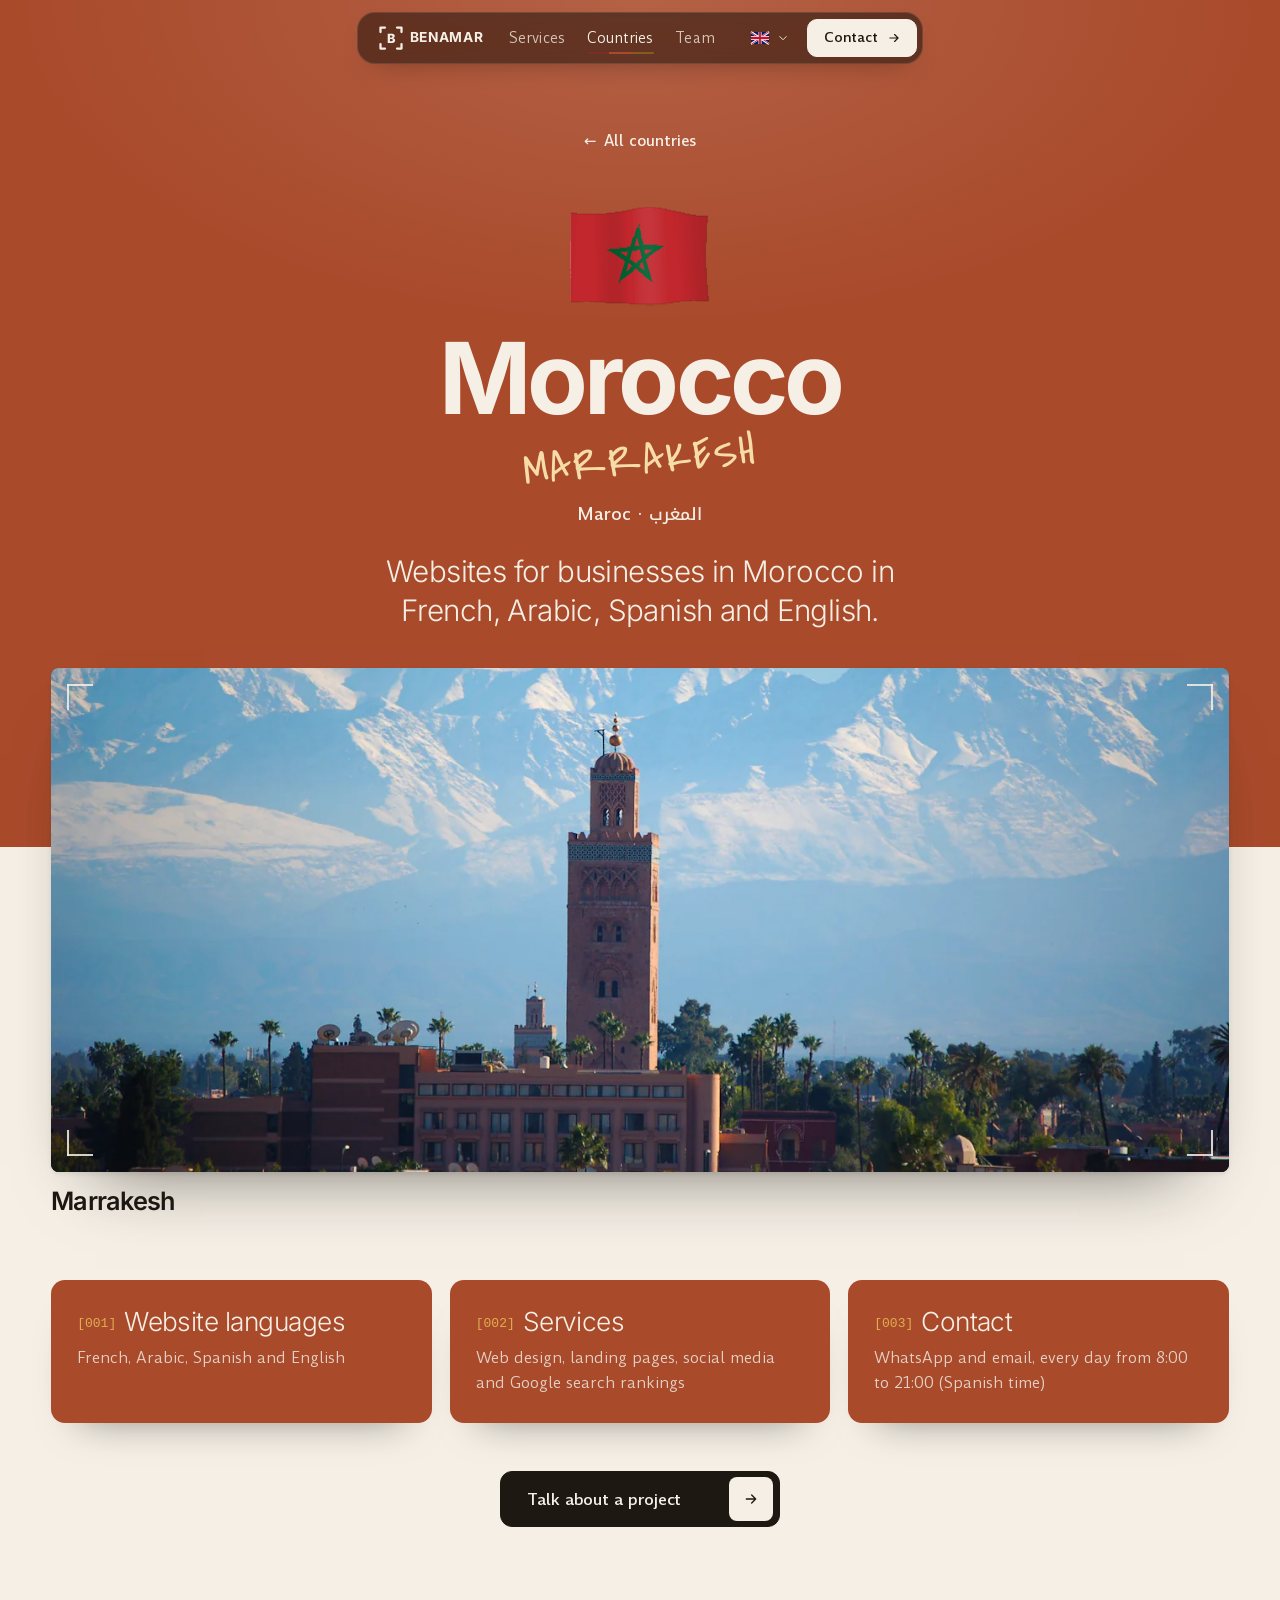
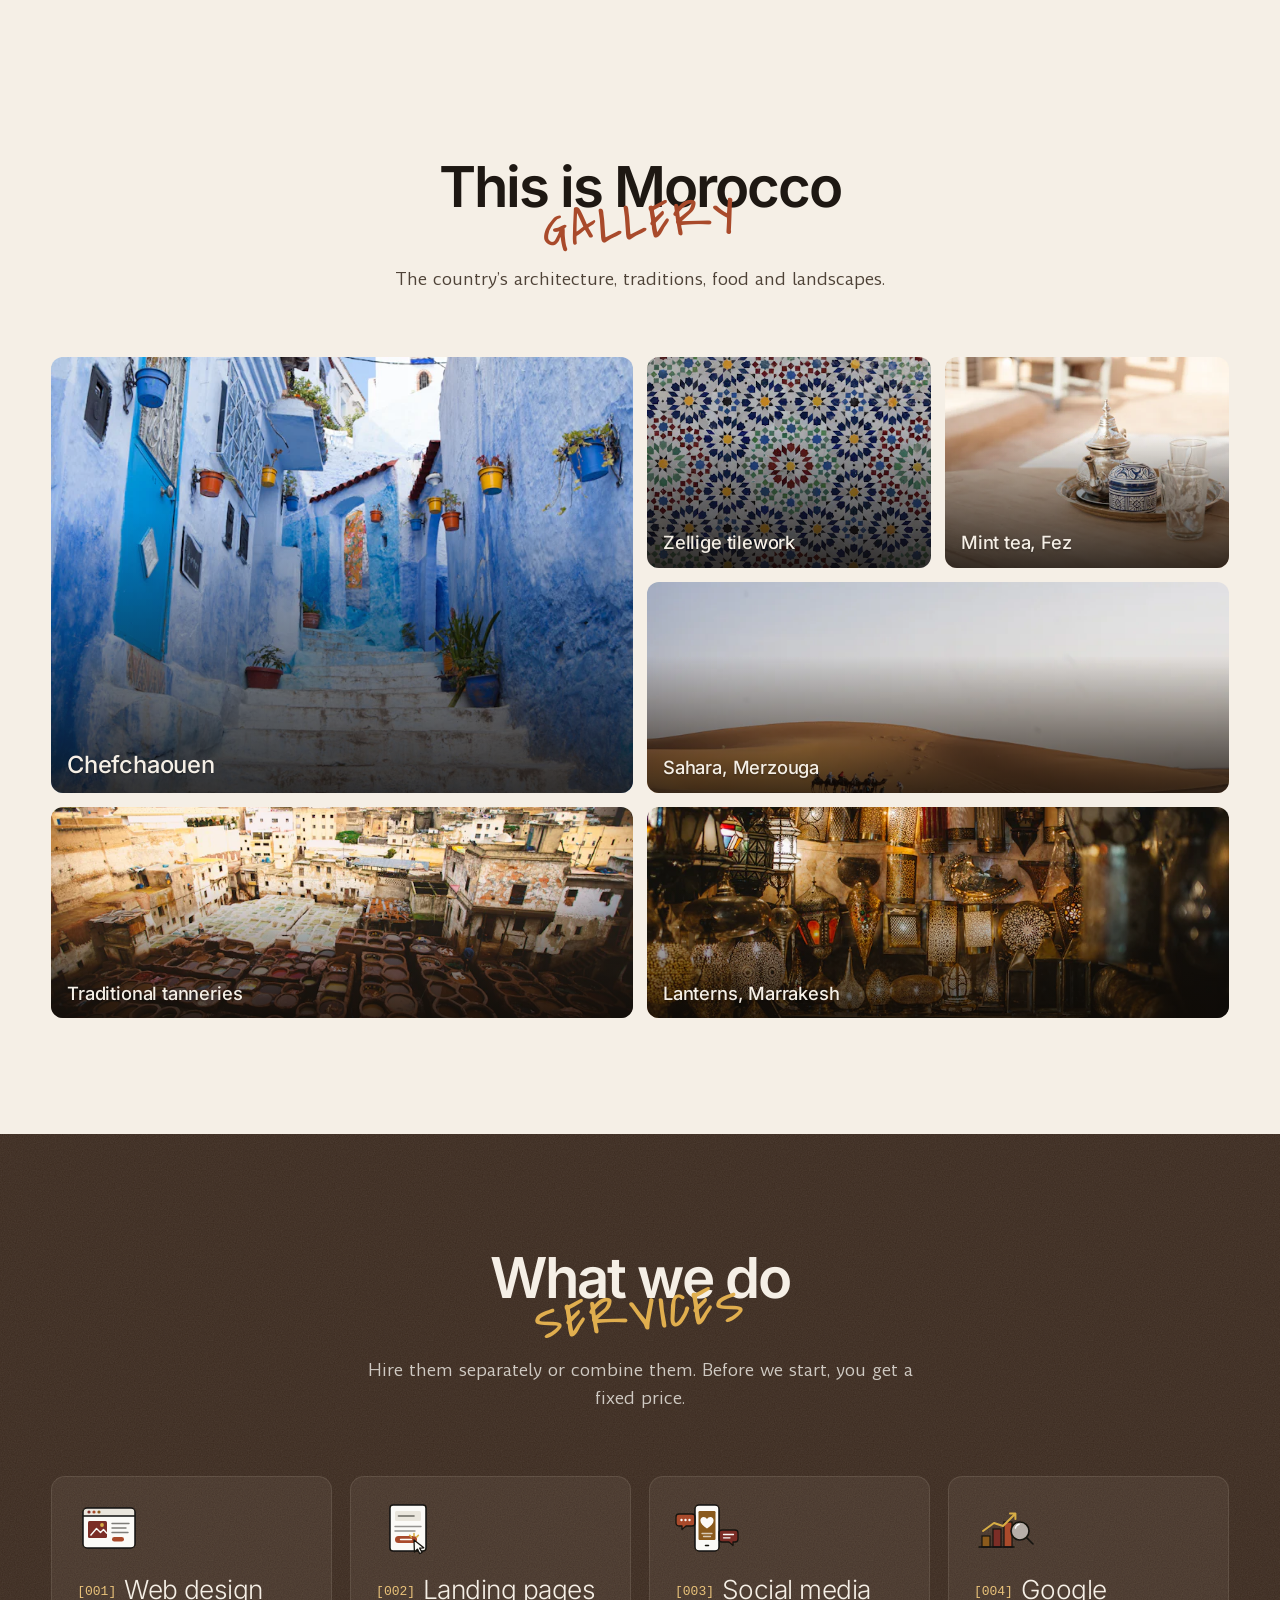
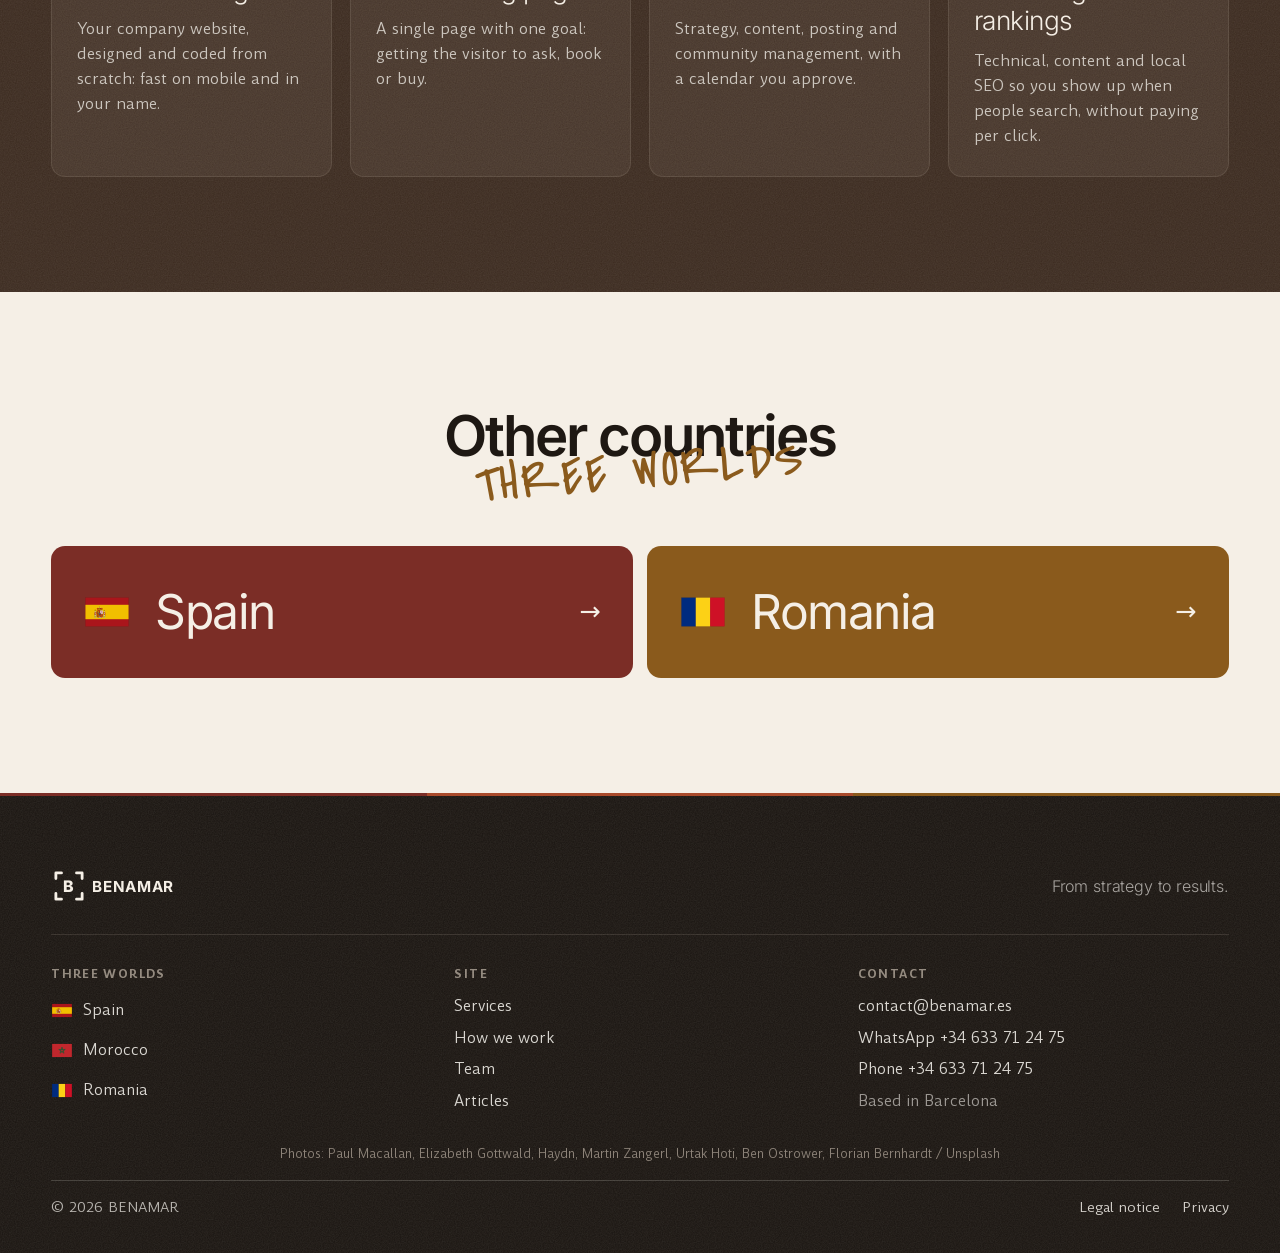
<file: marruecos.html>
<!doctype html>
<html lang="es" data-title-key="t_ma" data-desc-key="d_ma">
<head>
  <meta charset="utf-8">
  <meta name="viewport" content="width=device-width, initial-scale=1">
  <title>Marketing digital y webs en Marruecos · BENAMAR</title>
  <meta name="description" content="BENAMAR en Marruecos: webs para negocios en francés, árabe, español e inglés, landing pages, redes sociales y posicionamiento en Google.">
  <link rel="canonical" href="https://benamar.es/marruecos.html">
  <meta name="theme-color" content="#F5EFE6">
  <meta property="og:type" content="website">
  <meta property="og:url" content="https://benamar.es/marruecos.html">
  <meta property="og:site_name" content="BENAMAR">
  <meta property="og:locale" content="es_ES">
  <meta property="og:title" content="Marketing digital y webs en Marruecos · BENAMAR">
  <meta property="og:description" content="BENAMAR en Marruecos: webs para negocios en francés, árabe, español e inglés, landing pages, redes sociales y posicionamiento en Google.">
  <meta property="og:image" content="https://benamar.es/assets/img/share.jpg">
  <meta property="og:image:width" content="1200">
  <meta property="og:image:height" content="630">
  <meta name="twitter:card" content="summary_large_image">
  <link rel="icon" href="favicon.svg" type="image/svg+xml">
  <link rel="preload" href="assets/fonts/inter-latin.woff2" as="font" type="font/woff2" crossorigin>
  <link rel="preload" href="assets/fonts/amulya-400.woff2" as="font" type="font/woff2" crossorigin>
  <link rel="preload" href="assets/fonts/mano-latin.woff2" as="font" type="font/woff2" crossorigin>
  <link rel="stylesheet" href="css/style.css?v=57">
  <script>document.documentElement.classList.add('js')</script>
</head>
<body>
<!-- Subpágina de Marruecos: generada con tools/paises.mjs a partir de index.html. No editar a mano. -->
  <a class="skip" href="#main" data-i18n="skip">Saltar al contenido</a>

  <header class="hdr" data-hdr>
    <div class="hdr__in">
      <nav class="hdr__nav" aria-label="Principal" data-i18n-attr="aria-label:nav_label">
        <a href="./#servicios" data-i18n="nav_services">Servicios</a>
        <a href="./#mundos" aria-current="location" data-i18n="nav_worlds">Países</a>
        <a href="./#equipo" data-i18n="nav_team">Equipo</a>
        <span class="hdr__ind" aria-hidden="true"></span>
      </nav>

      <a class="brand" href="./" aria-label="BENAMAR, inicio" data-i18n-attr="aria-label:brand_label">
        <svg class="brand__mark" viewBox="0 0 32 32" fill="none" aria-hidden="true"><path d="M2 8 L2 2 L8 2" stroke="currentColor" stroke-width="2" stroke-linecap="round" stroke-linejoin="round"/><path d="M24 2 L30 2 L30 8" stroke="currentColor" stroke-width="2" stroke-linecap="round" stroke-linejoin="round"/><path d="M2 24 L2 30 L8 30" stroke="currentColor" stroke-width="2" stroke-linecap="round" stroke-linejoin="round"/><path d="M30 24 L30 30 L24 30" stroke="currentColor" stroke-width="2" stroke-linecap="round" stroke-linejoin="round"/><text x="16" y="22" text-anchor="middle" font-family="Inter, -apple-system, sans-serif" font-weight="800" font-size="16" fill="currentColor">B</text></svg>
        <span class="brand__word">BENAMAR</span>
      </a>

      <div class="hdr__end">
        <div class="lang-dd" data-lang-dd>
          <button class="lang-dd__btn" type="button" aria-haspopup="true" aria-expanded="false" aria-controls="lang-list" data-lang-dd-btn>
            <span class="vh" data-i18n="lang_label">Idioma</span>
            <svg class="flag" viewBox="0 0 30 20" aria-hidden="true"><use href="#flag-es" data-lang-dd-flag/></svg>
            <span class="lang-dd__code" data-lang-dd-code>ES</span>
            <svg class="lang-dd__chev" viewBox="0 0 24 24" aria-hidden="true"><path d="m6 9 6 6 6-6" fill="none" stroke="currentColor" stroke-width="1.6"/></svg>
          </button>
          <ul class="lang-dd__list" id="lang-list" role="list" data-lang-dd-list>
            <li><button type="button" data-lang="es" lang="es" aria-pressed="true"><svg class="flag" viewBox="0 0 30 20" aria-hidden="true"><use href="#flag-es"/></svg><span>Español</span><span class="lang-dd__iso">ES</span></button></li>
            <li><button type="button" data-lang="ca" lang="ca" aria-pressed="false"><svg class="flag" viewBox="0 0 30 20" aria-hidden="true"><use href="#flag-ca"/></svg><span>Català</span><span class="lang-dd__iso">CA</span></button></li>
            <li><button type="button" data-lang="en" lang="en" aria-pressed="false"><svg class="flag" viewBox="0 0 30 20" aria-hidden="true"><use href="#flag-en"/></svg><span>English</span><span class="lang-dd__iso">EN</span></button></li>
            <li><button type="button" data-lang="fr" lang="fr" aria-pressed="false"><svg class="flag" viewBox="0 0 30 20" aria-hidden="true"><use href="#flag-fr"/></svg><span>Français</span><span class="lang-dd__iso">FR</span></button></li>
            <li><button type="button" data-lang="ro" lang="ro" aria-pressed="false"><svg class="flag" viewBox="0 0 30 20" aria-hidden="true"><use href="#flag-ro"/></svg><span>Română</span><span class="lang-dd__iso">RO</span></button></li>
          </ul>
        </div>
        <a class="btn btn--sm hdr__cta" href="./#contacto" data-i18n="hdr_cta">Contacto</a>
        <button class="hdr__menu" type="button" aria-expanded="false" aria-controls="menu" data-menu-btn>
          <span class="hdr__menu-lines" aria-hidden="true"><i></i><i></i></span>
          <span data-i18n="menu">Menú</span>
        </button>
      </div>
    </div>
    <span class="hdr__progress" aria-hidden="true"><i></i><i></i><i></i></span>
  </header>

  <div class="menu" id="menu" hidden>
    <nav class="menu__nav" aria-label="Menú" data-i18n-attr="aria-label:menu">
      <a href="./#servicios" data-i18n="nav_services">Servicios</a>
      <a href="./#mundos" data-i18n="nav_worlds">Países</a>
      <a href="./#equipo" data-i18n="nav_team">Equipo</a>
    </nav>
    <div class="menu__foot">
      <a class="btn" href="./#contacto" data-i18n="cta_main">Pedir una propuesta</a>
      <div class="langs langs--menu" role="group" aria-label="Idioma" data-i18n-attr="aria-label:lang_label">
        <button type="button" data-lang="es" lang="es" aria-pressed="true"><svg class="flag" viewBox="0 0 30 20" aria-hidden="true"><use href="#flag-es"/></svg><span>ES</span></button>
        <button type="button" data-lang="ca" lang="ca" aria-pressed="false"><svg class="flag" viewBox="0 0 30 20" aria-hidden="true"><use href="#flag-ca"/></svg><span>CA</span></button>
        <button type="button" data-lang="en" lang="en" aria-pressed="false"><svg class="flag" viewBox="0 0 30 20" aria-hidden="true"><use href="#flag-en"/></svg><span>EN</span></button>
        <button type="button" data-lang="fr" lang="fr" aria-pressed="false"><svg class="flag" viewBox="0 0 30 20" aria-hidden="true"><use href="#flag-fr"/></svg><span>FR</span></button>
        <button type="button" data-lang="ro" lang="ro" aria-pressed="false"><svg class="flag" viewBox="0 0 30 20" aria-hidden="true"><use href="#flag-ro"/></svg><span>RO</span></button>
      </div>
    </div>
  </div>

  <main id="main">

    <section class="country country--ma country--page" aria-labelledby="pais-title">
      <div class="wrap country__top">
        <a class="country__back" href="./#mundos"><span aria-hidden="true">←</span> <span data-i18n="back_countries">Todos los países</span></a>
      </div>
      <div class="wrap country__grid">
        <header class="country__head" data-reveal>
          <svg class="country__flag" viewBox="0 0 30 20" aria-hidden="true"><use href="#flag-ma-w"/></svg>
          <h1 id="pais-title" class="t-hand t-hand--h1"><span data-i18n="name_ma">Marruecos</span> <span class="hand" aria-hidden="true" data-i18n="city_ma">Marrakech</span></h1>
          <p class="country__local"><span lang="fr" data-same="fr">Maroc</span><span aria-hidden="true" data-same="fr"> · </span><span class="ar" lang="ar" dir="rtl">المغرب</span></p>
        </header>
        <p class="country__lead" data-i18n="ma_text" data-reveal style="--d: 1">Webs para negocios de Marruecos en francés, árabe, español e inglés.</p>
      </div>
    </section>

    <div class="city city--ma">
      <figure class="wrap city__fig" data-reveal>
        <div class="city__frame">
          <img src="assets/img/ciudad-marrakech-1100.webp" srcset="assets/img/ciudad-marrakech-800.webp 800w, assets/img/ciudad-marrakech-1100.webp 1100w, assets/img/ciudad-marrakech-1400.webp 1400w, assets/img/ciudad-marrakech-1800.webp 1800w" sizes="(min-width: 1360px) 1320px, 94vw" width="1800" height="1200" alt="El minarete de la Koutoubia en Marrakech, con el Atlas nevado detrás" data-i18n-attr="alt:alt_ma" style="object-position: 50% 60%; --lq: url([data-uri])" fetchpriority="high" decoding="async">
        </div>
        <figcaption class="city__cap"><span class="city__name" data-i18n="city_ma">Marrakech</span></figcaption>
      </figure>
    </div>

    <section class="country-info country-info--ma" aria-label="Marruecos">
      <div class="wrap">
        <dl class="country__facts" style="--n: 3">
          <div data-reveal style="--d: 0"><dt data-i18n="cf_langs">Idiomas de la web</dt><dd data-i18n="cma_langs">Francés, árabe, español e inglés</dd></div>
          <div data-reveal style="--d: 1"><dt data-i18n="cf_services">Servicios</dt><dd data-i18n="cf_services_v">Diseño web, landing pages, redes sociales y posicionamiento en Google</dd></div>
          <div data-reveal style="--d: 2"><dt data-i18n="cf_contact">Contacto</dt><dd data-i18n="cf_contact_v">WhatsApp y email, todos los días de 8:00 a 21:00 (hora de España)</dd></div>
        </dl>
        <div class="country-info__cta" data-reveal>
          <a class="btn" href="./?pais=ma#contacto" data-i18n="ma_cta">Hablar de un proyecto<span class="vh"> en Marruecos</span></a>
        </div>
      </div>
    </section>

    <section class="gal gal--ma" aria-labelledby="gal-title">
      <div class="wrap sec-head" data-reveal>
        <h2 id="gal-title" class="t-hand"><span data-i18n="gal_h_ma">Así es Marruecos</span> <span class="hand" aria-hidden="true" data-i18n="hand_gal">Galería</span></h2>
        <p data-i18n="gal_p">Arquitectura, tradición, cocina y paisaje del país.</p>
      </div>
      <div class="wrap gal__grid">
        <figure class="gal__item gal__item--1" data-reveal style="--d: 0">
          <img src="assets/img/gal-ma-1-800.webp" srcset="assets/img/gal-ma-1-500.webp 500w, assets/img/gal-ma-1-800.webp 800w, assets/img/gal-ma-1-1400.webp 1400w" sizes="(min-width: 1440px) 653px, (min-width: 900px) 46vw, 94vw" width="1400" height="933" alt="Chefchaouen" data-i18n-attr="alt:g_ma1" loading="lazy" decoding="async" style="--lq: url([data-uri])">
          <figcaption><span class="gal__cap" data-i18n="g_ma1">Chefchaouen</span></figcaption>
        </figure>
        <figure class="gal__item gal__item--2" data-reveal style="--d: 1">
          <img src="assets/img/gal-ma-2-800.webp" srcset="assets/img/gal-ma-2-500.webp 500w, assets/img/gal-ma-2-800.webp 800w, assets/img/gal-ma-2-1400.webp 1400w" sizes="(min-width: 1440px) 320px, (min-width: 900px) 23vw, 46vw" width="1400" height="933" alt="Zellige" data-i18n-attr="alt:g_ma2" loading="lazy" decoding="async" style="--lq: url([data-uri])">
          <figcaption><span class="gal__cap" data-i18n="g_ma2">Zellige</span></figcaption>
        </figure>
        <figure class="gal__item gal__item--3" data-reveal style="--d: 2">
          <img src="assets/img/gal-ma-3-800.webp" srcset="assets/img/gal-ma-3-500.webp 500w, assets/img/gal-ma-3-800.webp 800w, assets/img/gal-ma-3-1400.webp 1400w" sizes="(min-width: 1440px) 320px, (min-width: 900px) 23vw, 46vw" width="1400" height="933" alt="Té a la menta, Fez" data-i18n-attr="alt:g_ma3" loading="lazy" decoding="async" style="--lq: url([data-uri])">
          <figcaption><span class="gal__cap" data-i18n="g_ma3">Té a la menta, Fez</span></figcaption>
        </figure>
        <figure class="gal__item gal__item--4" data-reveal style="--d: 0">
          <img src="assets/img/gal-ma-4-800.webp" srcset="assets/img/gal-ma-4-500.webp 500w, assets/img/gal-ma-4-800.webp 800w, assets/img/gal-ma-4-1400.webp 1400w" sizes="(min-width: 1440px) 653px, (min-width: 900px) 46vw, 46vw" width="1400" height="933" alt="Sáhara, Merzouga" data-i18n-attr="alt:g_ma4" loading="lazy" decoding="async" style="--lq: url([data-uri])">
          <figcaption><span class="gal__cap" data-i18n="g_ma4">Sáhara, Merzouga</span></figcaption>
        </figure>
        <figure class="gal__item gal__item--5" data-reveal style="--d: 1">
          <img src="assets/img/gal-ma-5-800.webp" srcset="assets/img/gal-ma-5-500.webp 500w, assets/img/gal-ma-5-800.webp 800w, assets/img/gal-ma-5-1400.webp 1400w" sizes="(min-width: 1440px) 653px, (min-width: 900px) 46vw, 46vw" width="1400" height="933" alt="Curtidurías tradicionales" data-i18n-attr="alt:g_ma5" loading="lazy" decoding="async" style="--lq: url([data-uri])">
          <figcaption><span class="gal__cap" data-i18n="g_ma5">Curtidurías tradicionales</span></figcaption>
        </figure>
        <figure class="gal__item gal__item--6" data-reveal style="--d: 2">
          <img src="assets/img/gal-ma-6-800.webp" srcset="assets/img/gal-ma-6-500.webp 500w, assets/img/gal-ma-6-800.webp 800w, assets/img/gal-ma-6-1400.webp 1400w" sizes="(min-width: 1440px) 653px, (min-width: 900px) 46vw, 94vw" width="1400" height="933" alt="Faroles, Marrakech" data-i18n-attr="alt:g_ma6" loading="lazy" decoding="async" style="--lq: url([data-uri])">
          <figcaption><span class="gal__cap" data-i18n="g_ma6">Faroles, Marrakech</span></figcaption>
        </figure>
      </div>
    </section>

    <section class="svc-strip" aria-labelledby="svc-strip-title">
      <div class="wrap sec-head" data-reveal>
        <h2 id="svc-strip-title" class="t-hand"><span data-i18n="services_h">Lo que hacemos</span> <span class="hand" aria-hidden="true" data-i18n="hand_services">Servicios</span></h2>
        <p data-i18n="services_p">Puede contratarlos por separado o combinarlos. Antes de empezar le damos un precio cerrado.</p>
      </div>
      <div class="wrap svc-strip__grid">
        <a class="svc-card" href="./#servicios" data-reveal style="--d: 0">
          <svg class="svc__ico ill" viewBox="0 0 64 52" aria-hidden="true">
            <rect x="6" y="6" width="52" height="40" rx="4" fill="#FBFAF7"/>
            <path d="M10 6H54a4 4 0 0 1 4 4V14H6V10a4 4 0 0 1 4-4Z" fill="#EAE6DD"/>
            <circle cx="12" cy="10" r="1.6" fill="#7B2D26"/><circle cx="17" cy="10" r="1.6" fill="#A94A2B"/><circle cx="22" cy="10" r="1.6" fill="#8A5A1C"/>
            <rect class="a-img" x="11" y="19" width="19" height="17" rx="1.5" fill="#7B2D26"/>
            <path class="a-img" d="M13.5 33.5 19.5 26.5 23.5 30.5 26.5 27.5 30 31.5" fill="none" stroke="#FBFAF7" stroke-width="1.4" stroke-linejoin="round"/>
            <circle class="a-img a-sol" cx="25" cy="23" r="1.9" fill="#D8AE45"/>
            <rect class="a-btn" x="35" y="35" width="12" height="4.6" rx="2.3" fill="#A94A2B"/>
            <path class="ink" pathLength="1" d="M35 21.5H52M35 26H49M35 30.5H51" fill="none" stroke="#16140F" stroke-width="1.4" stroke-linecap="round" stroke-linejoin="round" stroke-opacity=".55"/>
            <path class="ink" pathLength="1" d="M10 6H54a4 4 0 0 1 4 4V42a4 4 0 0 1-4 4H10a4 4 0 0 1-4-4V10a4 4 0 0 1 4-4ZM6 14H58" fill="none" stroke="#16140F" stroke-width="1.5" stroke-linecap="round" stroke-linejoin="round" filter="url(#tinta)"/>
          </svg>
          <h3 data-i18n="svc1_h">Diseño web</h3>
          <p data-i18n="svc1_p">Su web corporativa, diseñada y programada desde cero: rápida en el móvil y a su nombre.</p>
        </a>
        <a class="svc-card" href="./#servicios" data-reveal style="--d: 1">
          <svg class="svc__ico ill" viewBox="0 0 64 52" aria-hidden="true">
            <rect x="14" y="3" width="36" height="46" rx="3" fill="#FBFAF7"/>
            <rect x="19" y="9" width="26" height="10" rx="1.5" fill="#EAE6DD"/>
            <rect class="a-btn" x="19" y="34" width="22" height="7" rx="3.5" fill="#A94A2B"/>
            <path class="a-btn" d="M24.5 37.5H35.5" stroke="#FBFAF7" stroke-width="1.4" stroke-linecap="round"/>
            <path class="ink" pathLength="1" d="M22.5 14H38" fill="none" stroke="#16140F" stroke-width="1.6" stroke-linecap="round" stroke-linejoin="round" stroke-opacity=".6"/>
            <path class="ink" pathLength="1" d="M19 24.5H45M19 29H39" fill="none" stroke="#16140F" stroke-width="1.4" stroke-linecap="round" stroke-linejoin="round" stroke-opacity=".45"/>
            <path class="ink" pathLength="1" d="M17 3H47a3 3 0 0 1 3 3V46a3 3 0 0 1-3 3H17a3 3 0 0 1-3-3V6a3 3 0 0 1 3-3Z" fill="none" stroke="#16140F" stroke-width="1.5" stroke-linecap="round" stroke-linejoin="round" filter="url(#tinta)"/>
            <path class="a-cur" d="M38 38 38.4 50 41.4 47.1 43.7 51.6 46 50.5 43.7 46.1 47.8 45.8Z" fill="#FBFAF7" stroke="#16140F" stroke-width="1.3" stroke-linejoin="round"/>
            <path class="ink a-ray" pathLength="1" d="M35.4 35.1 33.6 33.3M38 34.1V31.5M40.6 35.1 42.4 33.3" fill="none" stroke="#D8AE45" stroke-width="1.6" stroke-linecap="round"/>
          </svg>
          <h3 data-i18n="svc2_h">Landing pages</h3>
          <p data-i18n="svc2_p">Una sola página con un objetivo: que el visitante pida, reserve o compre.</p>
        </a>
        <a class="svc-card" href="./#servicios" data-reveal style="--d: 2">
          <svg class="svc__ico ill" viewBox="0 0 64 52" aria-hidden="true">
            <path d="M24 3H40a4 4 0 0 1 4 4V45a4 4 0 0 1-4 4H24a4 4 0 0 1-4-4V7a4 4 0 0 1 4-4Z" fill="#FBFAF7"/>
            <rect x="23.5" y="9" width="17" height="29" rx="1.2" fill="#8A5A1C"/>
            <path class="a-heart" d="M32 26.5c-4.2-3-6.6-5.4-6.6-8.1 0-1.9 1.4-3.3 3.2-3.3 1.4 0 2.6.8 3.4 2 .8-1.2 2-2 3.4-2 1.8 0 3.2 1.4 3.2 3.3 0 2.7-2.4 5.1-6.6 8.1Z" fill="#FBFAF7"/>
            <path d="M27 31.5H37M28.5 34.5H35.5" stroke="#FBFAF7" stroke-opacity=".7" stroke-width="1.3" stroke-linecap="round"/>
            <path class="a-b1" d="M4 12h13a3 3 0 0 1 3 3v6a3 3 0 0 1-3 3H11l-4 3.5V24H4a3 3 0 0 1-3-3v-6a3 3 0 0 1 3-3Z" fill="#A94A2B" stroke="#16140F" stroke-width="1.3" stroke-linejoin="round"/>
            <circle class="a-b1" cx="6.5" cy="18" r="1.2" fill="#FBFAF7"/><circle class="a-b1" cx="10.5" cy="18" r="1.2" fill="#FBFAF7"/><circle class="a-b1" cx="14.5" cy="18" r="1.2" fill="#FBFAF7"/>
            <path class="a-b2" d="M47 28h13a3 3 0 0 1 3 3v6a3 3 0 0 1-3 3h-2v3.5L54 40h-7a3 3 0 0 1-3-3v-6a3 3 0 0 1 3-3Z" fill="#7B2D26" stroke="#16140F" stroke-width="1.3" stroke-linejoin="round"/>
            <path class="a-b2" d="M48.5 32.5H58.5M48.5 35.8H55" stroke="#FBFAF7" stroke-width="1.3" stroke-linecap="round"/>
            <path class="ink" pathLength="1" d="M24 3H40a4 4 0 0 1 4 4V45a4 4 0 0 1-4 4H24a4 4 0 0 1-4-4V7a4 4 0 0 1 4-4ZM30.5 43.5H33.5" fill="none" stroke="#16140F" stroke-width="1.5" stroke-linecap="round" stroke-linejoin="round" filter="url(#tinta)"/>
          </svg>
          <h3 data-i18n="svc3_h">Redes sociales</h3>
          <p data-i18n="svc3_p">Estrategia, contenido, publicación y comunidad, con un calendario que usted aprueba.</p>
        </a>
        <a class="svc-card" href="./#servicios" data-reveal style="--d: 3">
          <svg class="svc__ico ill" viewBox="0 0 64 52" aria-hidden="true">
            <rect class="a-bar" x="8" y="34" width="8" height="11" fill="#8A5A1C" stroke="#16140F" stroke-width="1.2"/>
            <rect class="a-bar" x="19" y="27" width="8" height="18" fill="#7B2D26" stroke="#16140F" stroke-width="1.2"/>
            <rect class="a-bar" x="30" y="20" width="8" height="25" fill="#A94A2B" stroke="#16140F" stroke-width="1.2"/>
            <path class="ink a-arr" pathLength="1" d="M9 29 20 21 29 24 41 12M36 11.6H41.4V17" fill="none" stroke="#D8AE45" stroke-width="2" stroke-linecap="round" stroke-linejoin="round"/>
            <circle cx="46" cy="29" r="9" fill="#FBFAF7" fill-opacity=".6"/>
            <path d="M41.4 26a5.2 5.2 0 0 1 3.6-3.7" stroke="#fff" stroke-width="1.5" stroke-linecap="round" fill="none"/>
            <path class="ink" pathLength="1" d="M5 45H40M46 20a9 9 0 1 1 0 18 9 9 0 0 1 0-18ZM52.6 35.6 59 42" fill="none" stroke="#16140F" stroke-width="1.6" stroke-linecap="round" stroke-linejoin="round" filter="url(#tinta)"/>
          </svg>
          <h3 data-i18n="svc4_h">Posicionamiento en Google</h3>
          <p data-i18n="svc4_p">SEO técnico, de contenido y local para aparecer cuando le buscan, sin pagar por clic.</p>
        </a>
      </div>
    </section>

    <nav class="others" aria-labelledby="others-title">
      <div class="wrap">
        <div class="sec-head" data-reveal>
          <h2 class="others__h t-hand" id="others-title"><span data-i18n="others_h">Otros países</span> <span class="hand" aria-hidden="true" data-i18n="ftr_worlds">Tres mundos</span></h2>
        </div>
        <div class="others__grid">
        <a class="other other--es" href="espana.html" data-reveal style="--d: 0">
          <svg class="other__flag" viewBox="0 0 30 20" aria-hidden="true"><use href="#flag-es"/></svg>
          <span class="other__name" data-i18n="name_es">España</span>
          <span class="other__go" aria-hidden="true">→</span>
        </a>
        <a class="other other--ro" href="rumania.html" data-reveal style="--d: 1">
          <svg class="other__flag" viewBox="0 0 30 20" aria-hidden="true"><use href="#flag-ro"/></svg>
          <span class="other__name" data-i18n="name_ro">Rumanía</span>
          <span class="other__go" aria-hidden="true">→</span>
        </a>
        </div>
      </div>
    </nav>

  </main>

  <footer class="ftr">
    <span class="tri tri--edge" aria-hidden="true"><i></i><i></i><i></i></span>
    <div class="wrap">
      <div class="ftr__brand" data-reveal>
        <a class="ftr__logo" href="./" aria-label="BENAMAR, inicio" data-i18n-attr="aria-label:brand_label">
          <svg class="ftr__logo-mark" viewBox="0 0 32 32" fill="none" aria-hidden="true"><path d="M2 8 L2 2 L8 2" stroke="currentColor" stroke-width="2" stroke-linecap="round" stroke-linejoin="round"/><path d="M24 2 L30 2 L30 8" stroke="currentColor" stroke-width="2" stroke-linecap="round" stroke-linejoin="round"/><path d="M2 24 L2 30 L8 30" stroke="currentColor" stroke-width="2" stroke-linecap="round" stroke-linejoin="round"/><path d="M30 24 L30 30 L24 30" stroke="currentColor" stroke-width="2" stroke-linecap="round" stroke-linejoin="round"/><text x="16" y="22" text-anchor="middle" font-family="Inter, -apple-system, sans-serif" font-weight="800" font-size="16" fill="currentColor">B</text></svg>
          <span>BENAMAR</span>
        </a>
        <p class="ftr__claim"><span data-i18n="h1a">De la estrategia</span> <span data-i18n="h1b">al resultado.</span></p>
      </div>

      <div class="ftr__cards">
        <section class="ftr__card" aria-labelledby="ftr-paises" data-reveal style="--d: 0">
          <h2 class="ftr__h" id="ftr-paises" data-i18n="ftr_worlds">Tres mundos</h2>
            <ul class="ftr__countries">
              <li><a href="espana.html"><svg class="flag" viewBox="0 0 30 20" aria-hidden="true"><use href="#flag-es"/></svg><span data-i18n="name_es">España</span></a></li>
              <li><a href="marruecos.html"><svg class="flag" viewBox="0 0 30 20" aria-hidden="true"><use href="#flag-ma"/></svg><span data-i18n="name_ma">Marruecos</span></a></li>
              <li><a href="rumania.html"><svg class="flag" viewBox="0 0 30 20" aria-hidden="true"><use href="#flag-ro"/></svg><span data-i18n="name_ro">Rumanía</span></a></li>
            </ul>
        </section>
        <nav class="ftr__card" aria-labelledby="ftr-nav" data-reveal style="--d: 1">
          <h2 class="ftr__h" id="ftr-nav" data-i18n="ftr_nav">Navegación</h2>
          <ul>
            <li><a href="./#servicios" data-i18n="nav_services">Servicios</a></li>
            <li><a href="./#metodo" data-i18n="method_h">Cómo trabajamos</a></li>
            <li><a href="./#equipo" data-i18n="nav_team">Equipo</a></li>
            <li><a href="articulos/" data-i18n-attr="href:art_href" data-i18n="nav_articles">Artículos</a></li>
          </ul>
        </nav>
        <section class="ftr__card" aria-labelledby="ftr-contacto" data-reveal style="--d: 2">
          <h2 class="ftr__h" id="ftr-contacto" data-i18n="ftr_contact">Contacto</h2>
          <ul>
            <li><a href="mailto:contact@benamar.es">contact@benamar.es</a></li>
            <li><a href="https://wa.me/34633712475" target="_blank" rel="noopener">WhatsApp +34 633 71 24 75<span class="vh" data-i18n="newtab"> (se abre en una pestaña nueva)</span></a></li>
            <li><a href="tel:+34633712475"><span data-i18n="c_phone">Teléfono</span> +34 633 71 24 75</a></li>
            <li class="ftr__muted" data-i18n="ftr_base">Base en Barcelona</li>
          </ul>
        </section>
      </div>

      <p class="ftr__credits"><span data-i18n="photo_credits">Fotos</span>: <a href="https://unsplash.com/es/fotos/minarete-de-la-mezquita-koutoubia-en-marrakech-CFKksjYRSQ8" target="_blank" rel="noopener">Paul Macallan</a>, <a href="https://unsplash.com/es/fotos/camion-de-hormigon-azul-dnIWYrliZfU" target="_blank" rel="noopener">Elizabeth Gottwald</a>, <a href="https://unsplash.com/es/fotos/patron-geometrico-de-mosaico-colorido-con-motivos-florales-ynII5iyN0j4" target="_blank" rel="noopener">Haydn</a>, <a href="https://unsplash.com/es/fotos/tetera-gris-colocada-en-bandeja-colocada-sobre-mesa-marron-al-aire-libre-pbMf0vDIdO8" target="_blank" rel="noopener">Martin Zangerl</a>, <a href="https://unsplash.com/es/fotos/un-grupo-de-personas-montadas-en-camello-a-traves-de-un-desierto-pgPHUKsAoBg" target="_blank" rel="noopener">Urtak Hoti</a>, <a href="https://unsplash.com/es/fotos/casas-de-hormigon-durante-el-dia-bjNv5Bg6h4U" target="_blank" rel="noopener">Ben Ostrower</a>, <a href="https://unsplash.com/es/fotos/macro-shot-de-copas-de-vino-bnXUaEq9xYQ" target="_blank" rel="noopener">Florian Bernhardt</a> / <a href="https://unsplash.com/" target="_blank" rel="noopener">Unsplash</a></p>
      <div class="ftr__legal">
        <p>© <span data-year>2026</span> BENAMAR</p>
        <p>
          <a href="aviso-legal.html" data-i18n-attr="href:legal_href" data-i18n="legal1">Aviso legal</a>
          <a href="privacidad.html" data-i18n-attr="href:privacy_href" data-i18n="legal2">Privacidad</a>
        </p>
      </div>
    </div>
  </footer>

  <a class="wa-float" href="https://wa.me/34633712475?text=Hola%2C%20quiero%20pedir%20una%20propuesta." target="_blank" rel="noopener" aria-label="Escribir por WhatsApp" data-i18n-attr="href:wa_href;aria-label:cta_wa" data-wa-float>
    <svg class="wa-float__ico" viewBox="0 0 24 24" aria-hidden="true"><path d="M12 3.2a8.8 8.8 0 0 0-7.6 13.2L3.2 20.8l4.5-1.2A8.8 8.8 0 1 0 12 3.2Z" fill="none" stroke="currentColor" stroke-width="1.6" stroke-linejoin="round"/><path d="M9.1 7.9c.2-.4.4-.4.7-.4h.5c.2 0 .4 0 .6.5l.7 1.7c.1.2.1.4 0 .6l-.4.6c-.1.2-.2.3 0 .6.4.7 1 1.3 1.6 1.8.6.4 1 .6 1.3.7.2.1.4 0 .5-.1l.6-.8c.2-.2.4-.2.6-.1l1.6.8c.2.1.4.2.4.4 0 .6-.2 1.2-.6 1.5-.5.4-1.2.7-2 .5-1-.2-2.2-.7-3.5-1.8-1.4-1.2-2.3-2.6-2.6-3.4-.4-1-.1-2 .4-2.6Z" fill="currentColor"/></svg>
    <span class="wa-float__l" data-i18n="cta_wa">Escribir por WhatsApp</span>
  </a>

  <svg id="sprite" width="0" height="0" style="position:absolute" aria-hidden="true" focusable="false">
    <defs><filter id="viento" x="-10%" y="-22%" width="120%" height="144%" color-interpolation-filters="sRGB"><feTurbulence type="fractalNoise" baseFrequency=".07 .05" numOctaves="1" seed="5" result="w"><animate attributeName="baseFrequency" values=".07 .05;.088 .041;.07 .05" dur="3.4s" repeatCount="indefinite" calcMode="spline" keyTimes="0;.5;1" keySplines=".45 0 .55 1;.45 0 .55 1"/></feTurbulence><feDisplacementMap in="SourceGraphic" in2="w" scale="1.6" xChannelSelector="R" yChannelSelector="G" result="d"><animate attributeName="scale" values="1.6;4.2;1.6" dur="2.6s" repeatCount="indefinite" calcMode="spline" keyTimes="0;.5;1" keySplines=".45 0 .55 1;.45 0 .55 1"/></feDisplacementMap><feTurbulence type="fractalNoise" baseFrequency=".1 .004" numOctaves="1" seed="12" result="p"/><feOffset in="p" dx="0" result="po"><animate attributeName="dx" values="-3;3;-3" dur="3.4s" repeatCount="indefinite" calcMode="spline" keyTimes="0;.5;1" keySplines=".45 0 .55 1;.45 0 .55 1"/></feOffset><feColorMatrix in="po" type="matrix" values="0 0 0 0 0  0 0 0 0 0  0 0 0 0 0  0 3.2 0 0 -1.55" result="sa"/><feFlood flood-color="#120a04" flood-opacity=".36"/><feComposite in2="sa" operator="in"/><feComposite in2="d" operator="in" result="sombra"/><feColorMatrix in="po" type="matrix" values="0 0 0 0 1  0 0 0 0 1  0 0 0 0 1  0 -3.2 0 0 1.45" result="la"/><feFlood flood-color="#fff" flood-opacity=".24"/><feComposite in2="la" operator="in"/><feComposite in2="d" operator="in" result="luz"/><feMerge><feMergeNode in="d"/><feMergeNode in="sombra"/><feMergeNode in="luz"/></feMerge></filter><filter id="tinta" x="-10%" y="-10%" width="120%" height="120%"><feTurbulence type="fractalNoise" baseFrequency=".35" numOctaves="1" seed="7"/><feDisplacementMap in="SourceGraphic" scale=".6"/></filter><clipPath id="uk-t"><path d="M30 15h30v15zv15H0zH0V0zV0h30z"/></clipPath></defs>
    <symbol id="flag-es" viewBox="0 0 30 20"><rect x="1.5" y="1" width="27" height="18" fill="#AA151B"/><rect x="1.5" y="5.5" width="27" height="9" fill="#F1BF00"/><g transform="translate(2.307 0.471) scale(0.03971)"><path fill="#ad1519" d="m127.3 213.3-.8-.1-1-1-.7-.4-.6-.8s-.7-1.1-.4-2c.3-.9.9-1.2 1.4-1.5a12 12 0 0 1 1.5-.5l1-.4 1.3-.3.5-.3c.2 0 .7 0 1-.2l1-.2 1.6.1h4.8c.4 0 1.2.3 1.4.4a35 35 0 0 0 2 .7c.5.1 1.6.3 2.2.6.5.3.9.7 1.1 1l.5 1v1.1l-.5.8-.6 1-.8.6s-.5.5-1 .4c-.4 0-4.8-.8-7.6-.8s-7.3.9-7.3.9"/><path fill="none" stroke="#000" stroke-linejoin="round" stroke-width=".3" d="m127.3 213.3-.8-.1-1-1-.7-.4-.6-.8s-.7-1.1-.4-2c.3-.9.9-1.2 1.4-1.5a12 12 0 0 1 1.5-.5l1-.4 1.3-.3.5-.3c.2 0 .7 0 1-.2l1-.2 1.6.1h4.8c.4 0 1.2.3 1.4.4a35 35 0 0 0 2 .7c.5.1 1.6.3 2.2.6.5.3.9.7 1.1 1l.5 1v1.1l-.5.8-.6 1-.8.6s-.5.5-1 .4c-.4 0-4.8-.8-7.6-.8s-7.3.9-7.3.9z"/><path fill="#c8b100" d="M133.3 207c0-1.3.6-2.3 1.3-2.3.8 0 1.4 1 1.4 2.4 0 1.3-.6 2.4-1.4 2.4s-1.3-1.1-1.3-2.5"/><path fill="none" stroke="#000" stroke-width=".3" d="M133.3 207c0-1.3.6-2.3 1.3-2.3.8 0 1.4 1 1.4 2.4 0 1.3-.6 2.4-1.4 2.4s-1.3-1.1-1.3-2.5z"/><path fill="#c8b100" d="M134 207c0-1.2.3-2.1.7-2.1.3 0 .6 1 .6 2.1 0 1.3-.3 2.2-.6 2.2-.4 0-.6-1-.6-2.2"/><path fill="none" stroke="#000" stroke-width=".3" d="M134 207c0-1.2.3-2.1.7-2.1.3 0 .6 1 .6 2.1 0 1.3-.3 2.2-.6 2.2-.4 0-.6-1-.6-2.2z"/><path fill="#c8b100" d="M133.8 204.5c0-.4.4-.8.8-.8s1 .4 1 .8c0 .5-.5.9-1 .9s-.8-.4-.8-.9"/><path fill="#c8b100" d="M135.3 204.2v.6h-1.4v-.6h.5V203h-.7v-.6h.7v-.5h.5v.5h.6v.6h-.6v1.2z"/><path fill="none" stroke="#000" stroke-width=".3" d="M135.3 204.2v.6h-1.4v-.6h.5V203h-.7v-.6h.7v-.5h.5v.5h.6v.6h-.6v1.2h.4"/><path fill="#c8b100" d="M135.9 204.2v.6h-2.5v-.6h1V203h-.7v-.6h.7v-.5h.5v.5h.6v.6h-.6v1.2z"/><path fill="none" stroke="#000" stroke-width=".3" d="M135.9 204.2v.6h-2.5v-.6h1V203h-.7v-.6h.7v-.5h.5v.5h.6v.6h-.6v1.2h1"/><path fill="none" stroke="#000" stroke-width=".3" d="M134.9 203.7c.4.1.6.4.6.8 0 .5-.4.9-.8.9s-1-.4-1-.9c0-.4.3-.7.7-.8"/><path fill="#c8b100" d="M134.7 213.2H130v-1.1l-.3-1.2-.2-1.5c-1.3-1.7-2.5-2.8-2.9-2.5.1-.3.2-.6.5-.7 1.1-.7 3.5 1 5.2 3.6l.5.7h3.8l.4-.7c1.8-2.7 4.1-4.3 5.2-3.6.3.1.4.4.5.7-.4-.3-1.6.8-2.9 2.5l-.2 1.5-.2 1.2-.1 1.1z"/><path fill="none" stroke="#000" stroke-width=".3" d="M134.7 213.2H130v-1.1l-.3-1.2-.2-1.5c-1.3-1.7-2.5-2.8-2.9-2.5.1-.3.2-.6.5-.7 1.1-.7 3.5 1 5.2 3.6l.5.7h3.8l.4-.7c1.8-2.7 4.1-4.3 5.2-3.6.3.1.4.4.5.7-.4-.3-1.6.8-2.9 2.5l-.2 1.5-.2 1.2-.1 1.1z"/><path fill="none" stroke="#000" stroke-width=".3" d="M126.8 206.8c1-.5 3 1.1 4.6 3.6m11-3.6c-.8-.5-2.8 1.1-4.5 3.6"/><path fill="#c8b100" d="m127.8 215.3-.5-1a27.3 27.3 0 0 1 14.7 0l-.5.8a5.7 5.7 0 0 0-.3.8 22.9 22.9 0 0 0-6.6-.8c-2.6 0-5.2.3-6.5.8z"/><path fill="none" stroke="#000" stroke-width=".3" d="m127.8 215.3-.5-1a27.3 27.3 0 0 1 14.7 0l-.5.8a5.7 5.7 0 0 0-.3.8 22.9 22.9 0 0 0-6.6-.8c-2.6 0-5.2.3-6.5.8l-.3-.6"/><path fill="#c8b100" d="M134.6 217.7c2.4 0 5-.4 5.9-.6.6-.2 1-.5 1-.8 0-.2-.2-.3-.4-.4-1.4-.5-4-.8-6.5-.8s-5 .3-6.4.8c-.2 0-.3.2-.4.3 0 .4.3.7 1 .9 1 .2 3.5.6 5.8.6"/><path fill="none" stroke="#000" stroke-width=".3" d="M134.6 217.7c2.4 0 5-.4 5.9-.6.6-.2 1-.5 1-.8 0-.2-.2-.3-.4-.4-1.4-.5-4-.8-6.5-.8s-5 .3-6.4.8c-.2 0-.3.2-.4.3 0 .4.3.7 1 .9 1 .2 3.5.6 5.8.6z"/><path fill="#c8b100" d="m142.1 213.2-.5-.5s-.6.3-1.3.2c-.6 0-.9-1-.9-1s-.7.7-1.3.7c-.7 0-1-.6-1-.6s-.7.5-1.3.4c-.6 0-1.2-.8-1.2-.8s-.6.8-1.2.8c-.6.1-1-.5-1-.5s-.4.6-1.1.7-1.4-.6-1.4-.6-.5.7-1 1c-.5 0-1.2-.4-1.2-.4l-.2.5-.3.1.2.5a27 27 0 0 1 7.2-.9c3 0 5.5.4 7.4 1z"/><path fill="none" stroke="#000" stroke-width=".3" d="m142.1 213.2-.5-.5s-.6.3-1.3.2c-.6 0-.9-1-.9-1s-.7.7-1.3.7c-.7 0-1-.6-1-.6s-.7.5-1.3.4c-.6 0-1.2-.8-1.2-.8s-.6.8-1.2.8c-.6.1-1-.5-1-.5s-.4.6-1.1.7-1.4-.6-1.4-.6-.5.7-1 1c-.5 0-1.2-.4-1.2-.4l-.2.5-.3.1.2.5a27 27 0 0 1 7.2-.9c3 0 5.5.4 7.4 1z"/><path fill="#c8b100" d="M134.7 210.7h.2a1 1 0 0 0 0 .4c0 .6.4 1 1 1a1 1 0 0 0 1-.7l.2-.3v.4c.1.5.6.8 1.1.8.6 0 1-.4 1-1v-.1l.4-.4.2.5a.9.9 0 0 0-.1.4 1 1 0 0 0 1 1c.4 0 .7-.2.9-.5l.2-.2v.3c0 .3.1.6.4.7 0 0 .4 0 1-.4l.7-.7v.4s-.5.8-1 1c-.2.2-.5.4-.8.3-.3 0-.6-.3-.7-.6-.2.2-.4.2-.7.2-.6 0-1.2-.3-1.4-.8-.3.3-.7.5-1.1.5a1.6 1.6 0 0 1-1.2-.6 1.6 1.6 0 0 1-1 .4 1.6 1.6 0 0 1-1.3-.6 1.6 1.6 0 0 1-2.4.2 1.6 1.6 0 0 1-1.2.6 1.5 1.5 0 0 1-1.1-.5c-.2.5-.8.8-1.4.8-.2 0-.5 0-.7-.2-.1.3-.4.6-.7.6-.3 0-.6 0-.9-.2l-1-1 .1-.5.8.7c.5.4.9.4.9.4.3 0 .4-.4.4-.7v-.3l.2.2c.2.3.5.5.9.5a1 1 0 0 0 1-1 .9.9 0 0 0 0-.4v-.5l.4.4a.7.7 0 0 0 0 .1c0 .6.5 1 1 1 .6 0 1-.3 1.1-.9v-.3l.2.3c.2.4.6.7 1 .7.7 0 1.1-.4 1.1-1a1 1 0 0 0 0-.3h.3"/><path fill="none" stroke="#000" stroke-width=".3" d="M134.7 210.7h.2a1 1 0 0 0 0 .4c0 .6.4 1 1 1a1 1 0 0 0 1-.7l.2-.3v.4c.1.5.6.8 1.1.8.6 0 1-.4 1-1v-.1l.4-.4.2.5a.9.9 0 0 0-.1.4 1 1 0 0 0 1 1c.4 0 .7-.2.9-.5l.2-.2v.3c0 .3.1.6.4.7 0 0 .4 0 1-.4l.7-.7v.4s-.5.8-1 1c-.2.2-.5.4-.8.3-.3 0-.6-.3-.7-.6-.2.2-.4.2-.7.2-.6 0-1.2-.3-1.4-.8-.3.3-.7.5-1.1.5a1.6 1.6 0 0 1-1.2-.6 1.6 1.6 0 0 1-1 .4 1.6 1.6 0 0 1-1.3-.6 1.6 1.6 0 0 1-2.4.2 1.6 1.6 0 0 1-1.2.6 1.5 1.5 0 0 1-1.1-.5c-.2.5-.8.8-1.4.8-.2 0-.5 0-.7-.2-.1.3-.4.6-.7.6-.3 0-.6 0-.9-.2l-1-1 .1-.5.8.7c.5.4.9.4.9.4.3 0 .4-.4.4-.7v-.3l.2.2c.2.3.5.5.9.5a1 1 0 0 0 1-1 .9.9 0 0 0 0-.4v-.5l.4.4a.7.7 0 0 0 0 .1c0 .6.5 1 1 1 .6 0 1-.3 1.1-.9v-.3l.2.3c.2.4.6.7 1 .7.7 0 1.1-.4 1.1-1a1 1 0 0 0 0-.3h.3z"/><path fill="#c8b100" d="M134.6 213.3c-2.9 0-5.5.4-7.3 1l-.3-.2.1-.3a27 27 0 0 1 7.5-1c3 0 5.7.4 7.6 1 0 0 .2.2.1.3l-.3.2a27.3 27.3 0 0 0-7.4-1"/><path fill="none" stroke="#000" stroke-linejoin="round" stroke-width=".3" d="M134.6 213.3c-2.9 0-5.5.4-7.3 1l-.3-.2.1-.3a27 27 0 0 1 7.5-1c3 0 5.7.4 7.6 1 0 0 .2.2.1.3l-.3.2a27.3 27.3 0 0 0-7.4-1z"/><path fill="#fff" d="M131.8 214.4c0-.3.2-.4.5-.4a.4.4 0 0 1 .4.4c0 .2-.2.4-.4.4a.4.4 0 0 1-.5-.4"/><path fill="none" stroke="#000" stroke-width=".3" d="M131.8 214.4c0-.3.2-.4.5-.4a.4.4 0 0 1 .4.4c0 .2-.2.4-.4.4a.4.4 0 0 1-.5-.4z"/><path fill="#ad1519" d="M134.7 214.5h-1c-.1 0-.3 0-.3-.3l.3-.3h2a.3.3 0 0 1 .2.3.3.3 0 0 1-.3.3h-1"/><path fill="none" stroke="#000" stroke-width=".3" d="M134.7 214.5h-1c-.1 0-.3 0-.3-.3l.3-.3h2a.3.3 0 0 1 .2.3.3.3 0 0 1-.3.3h-1"/><path fill="#058e6e" d="M130 214.9h-.7c-.1 0-.3 0-.3-.2a.3.3 0 0 1 .2-.3l.7-.1.7-.1c.2 0 .3 0 .4.2a.3.3 0 0 1-.3.4z"/><path fill="none" stroke="#000" stroke-width=".3" d="M130 214.9h-.7c-.1 0-.3 0-.3-.2a.3.3 0 0 1 .2-.3l.7-.1.7-.1c.2 0 .3 0 .4.2a.3.3 0 0 1-.3.4h-.7"/><path fill="#ad1519" d="m127.3 215.3.3-.4h.7l-.4.6z"/><path fill="none" stroke="#000" stroke-width=".3" d="m127.3 215.3.3-.4h.7l-.4.6-.6-.2"/><path fill="#fff" d="M136.6 214.4c0-.3.2-.4.4-.4a.4.4 0 0 1 .5.4.4.4 0 0 1-.5.4.4.4 0 0 1-.4-.4"/><path fill="none" stroke="#000" stroke-width=".3" d="M136.6 214.4c0-.3.2-.4.4-.4a.4.4 0 0 1 .5.4.4.4 0 0 1-.5.4.4.4 0 0 1-.4-.4z"/><path fill="#058e6e" d="M139.3 214.9h.6a.3.3 0 0 0 .4-.2.3.3 0 0 0-.3-.3l-.6-.1-.7-.1c-.2 0-.3 0-.4.2 0 .2.1.3.3.4z"/><path fill="none" stroke="#000" stroke-width=".3" d="M139.3 214.9h.6a.3.3 0 0 0 .4-.2.3.3 0 0 0-.3-.3l-.6-.1-.7-.1c-.2 0-.3 0-.4.2 0 .2.1.3.3.4h.7"/><path fill="#ad1519" d="m142 215.4-.3-.5h-.7l.3.6z"/><path fill="none" stroke="#000" stroke-width=".3" d="m142 215.4-.3-.5h-.7l.3.6.6-.1"/><path fill="#ad1519" d="M134.6 217.1a25 25 0 0 1-6-.6 25.5 25.5 0 0 1 12.1 0c-1.6.4-3.7.6-6 .6"/><path fill="none" stroke="#000" stroke-linejoin="round" stroke-width=".3" d="M134.6 217.1a25 25 0 0 1-6-.6 25.5 25.5 0 0 1 12.1 0c-1.6.4-3.7.6-6 .6z"/><path fill="#c8b100" d="m142 212-.1-.3c-.2 0-.3 0-.4.2 0 .2 0 .4.2.4 0 0 .2 0 .3-.3"/><path fill="none" stroke="#000" stroke-width=".3" d="m142 212-.1-.3c-.2 0-.3 0-.4.2 0 .2 0 .4.2.4 0 0 .2 0 .3-.3z"/><path fill="#c8b100" d="M137.3 211.2c0-.2 0-.4-.2-.4 0 0-.2.1-.2.3 0 .2 0 .4.2.4l.3-.3"/><path fill="none" stroke="#000" stroke-width=".3" d="M137.3 211.2c0-.2 0-.4-.2-.4 0 0-.2.1-.2.3 0 .2 0 .4.2.4l.3-.3z"/><path fill="#c8b100" d="m132 211.2.1-.4c.2 0 .3.1.3.3 0 .2 0 .4-.2.4z"/><path fill="none" stroke="#000" stroke-width=".3" d="m132 211.2.1-.4c.2 0 .3.1.3.3 0 .2 0 .4-.2.4z"/><path fill="#c8b100" d="m127.3 212 .1-.3c.2 0 .3 0 .4.2 0 .2 0 .4-.2.4 0 0-.2 0-.3-.3"/><path fill="none" stroke="#000" stroke-width=".3" d="m127.3 212 .1-.3c.2 0 .3 0 .4.2 0 .2 0 .4-.2.4 0 0-.2 0-.3-.3z"/><path fill="#c8b100" d="m134.6 208.5-.8.5.6 1.3.2.1.2-.1.7-1.3z"/><path fill="none" stroke="#000" stroke-width=".3" d="m134.6 208.5-.8.5.6 1.3.2.1.2-.1.7-1.3-.9-.5"/><path fill="#c8b100" d="m132.8 210.5.4.5 1.3-.4.1-.2-.1-.2-1.3-.3z"/><path fill="none" stroke="#000" stroke-width=".3" d="m132.8 210.5.4.5 1.3-.4.1-.2-.1-.2-1.3-.3-.4.6"/><path fill="#c8b100" d="m136.4 210.5-.3.5-1.3-.4-.2-.2.2-.2 1.3-.3z"/><path fill="none" stroke="#000" stroke-width=".3" d="m136.4 210.5-.3.5-1.3-.4-.2-.2.2-.2 1.3-.3.3.6"/><path fill="#c8b100" d="m129.3 209-.7.7.9 1 .2.1.1-.1.3-1.3z"/><path fill="none" stroke="#000" stroke-width=".3" d="m129.3 209-.7.7.9 1 .2.1.1-.1.3-1.3-.8-.3"/><path fill="#c8b100" d="m128 211.2.4.5 1.2-.6v-.2l-.1-.2-1.3-.1-.3.6"/><path fill="none" stroke="#000" stroke-width=".3" d="m128 211.2.4.5 1.2-.6v-.2l-.1-.2-1.3-.1-.3.6"/><path fill="#c8b100" d="m131.5 210.5-.3.6H130l-.2-.2.1-.3 1.2-.6z"/><path fill="none" stroke="#000" stroke-width=".3" d="m131.5 210.5-.3.6H130l-.2-.2.1-.3 1.2-.6.5.5"/><path fill="#c8b100" d="M126.6 211.4v.6l-1.4.2-.2-.1v-.2l1-.9z"/><path fill="none" stroke="#000" stroke-width=".3" d="M126.6 211.4v.6l-1.4.2-.2-.1v-.2l1-.9.6.4"/><path fill="#c8b100" d="M129.2 210.9c0-.3.2-.5.5-.5s.5.2.5.5a.5.5 0 0 1-.5.4.5.5 0 0 1-.5-.4"/><path fill="none" stroke="#000" stroke-width=".3" d="M129.2 210.9c0-.3.2-.5.5-.5s.5.2.5.5a.5.5 0 0 1-.5.4.5.5 0 0 1-.5-.4z"/><path fill="#c8b100" d="m140 209 .7.7-.9 1-.2.1-.1-.1-.3-1.3z"/><path fill="none" stroke="#000" stroke-width=".3" d="m140 209 .7.7-.9 1-.2.1-.1-.1-.3-1.3.8-.3"/><path fill="#c8b100" d="m141.4 211.2-.5.5-1.2-.6v-.2l.1-.2 1.3-.1z"/><path fill="none" stroke="#000" stroke-width=".3" d="m141.4 211.2-.5.5-1.2-.6v-.2l.1-.2 1.3-.1.3.6"/><path fill="#c8b100" d="m137.8 210.5.3.6h1.3l.2-.2-.1-.3-1.2-.6z"/><path fill="none" stroke="#000" stroke-width=".3" d="m137.8 210.5.3.6h1.3l.2-.2-.1-.3-1.2-.6-.5.5"/><path fill="#c8b100" d="m142.5 211.4.1.6 1.3.2.2-.1v-.2l-1-.9z"/><path fill="none" stroke="#000" stroke-width=".3" d="m142.5 211.4.1.6 1.3.2.2-.1v-.2l-1-.9-.6.4"/><path fill="#c8b100" d="M134.2 210.4a.5.5 0 0 1 .4-.4c.3 0 .5.2.5.4a.5.5 0 0 1-.5.5.5.5 0 0 1-.4-.5"/><path fill="none" stroke="#000" stroke-width=".3" d="M134.2 210.4a.5.5 0 0 1 .4-.4c.3 0 .5.2.5.4a.5.5 0 0 1-.5.5.5.5 0 0 1-.4-.5z"/><path fill="#c8b100" d="M139.1 210.9c0-.3.3-.5.5-.5a.5.5 0 0 1 .5.5.5.5 0 0 1-.5.4.5.5 0 0 1-.5-.4"/><path fill="none" stroke="#000" stroke-width=".3" d="M139.1 210.9c0-.3.3-.5.5-.5a.5.5 0 0 1 .5.5.5.5 0 0 1-.5.4.5.5 0 0 1-.5-.4z"/><path fill="#c8b100" d="m124.8 212.2-.6-.7c-.2-.2-.7-.3-.7-.3 0-.1.3-.3.6-.3a.5.5 0 0 1 .4.2v-.2s.3 0 .4.3v1"/><path fill="none" stroke="#000" stroke-width=".3" d="m124.8 212.2-.6-.7c-.2-.2-.7-.3-.7-.3 0-.1.3-.3.6-.3a.5.5 0 0 1 .4.2v-.2s.3 0 .4.3v1z"/><path fill="#c8b100" d="M124.8 212c.1-.2.4-.2.5 0 .2.1.3.3.2.5l-.5-.1c-.2-.1-.3-.4-.2-.5"/><path fill="none" stroke="#000" stroke-width=".3" d="M124.8 212c.1-.2.4-.2.5 0 .2.1.3.3.2.5l-.5-.1c-.2-.1-.3-.4-.2-.5z"/><path fill="#c8b100" d="m144.3 212.2.6-.7c.2-.2.7-.3.7-.3 0-.1-.3-.3-.6-.3a.6.6 0 0 0-.4.2v-.2s-.3 0-.4.3v.7z"/><path fill="none" stroke="#000" stroke-width=".3" d="m144.3 212.2.6-.7c.2-.2.7-.3.7-.3 0-.1-.3-.3-.6-.3a.6.6 0 0 0-.4.2v-.2s-.3 0-.4.3v.7z"/><path fill="#c8b100" d="M144.3 212c0-.2-.3-.2-.5 0-.2.1-.2.3-.1.5l.5-.1c.2-.1.2-.4.1-.5"/><path fill="none" stroke="#000" stroke-width=".3" d="M144.3 212c0-.2-.3-.2-.5 0-.2.1-.2.3-.1.5l.5-.1c.2-.1.2-.4.1-.5z"/><path fill="#c8b100" d="M124 223h21.4v-5.5H124z"/><path fill="none" stroke="#000" stroke-width=".4" d="M124 223h21.4v-5.5H124z"/><path fill="#c8b100" d="M126.2 226.8a1 1 0 0 1 .4 0h16.5a1.4 1.4 0 0 1-1-1.2c0-.6.5-1.1 1-1.3a1.7 1.7 0 0 1-.4 0h-16a1.4 1.4 0 0 1-.5 0c.6.2 1 .7 1 1.3a1.3 1.3 0 0 1-1 1.2"/><path fill="none" stroke="#000" stroke-linejoin="round" stroke-width=".4" d="M126.2 226.8a1 1 0 0 1 .4 0h16.5a1.4 1.4 0 0 1-1-1.2c0-.6.5-1.1 1-1.3a1.7 1.7 0 0 1-.4 0h-16a1.4 1.4 0 0 1-.5 0c.6.2 1 .7 1 1.3a1.3 1.3 0 0 1-1 1.2z"/><path fill="#c8b100" d="M126.6 226.8h16c.6 0 1 .3 1 .7 0 .4-.4.8-1 .8h-16c-.5 0-1-.4-1-.8s.5-.8 1-.8"/><path fill="none" stroke="#000" stroke-width=".4" d="M126.6 226.8h16c.6 0 1 .3 1 .7 0 .4-.4.8-1 .8h-16c-.5 0-1-.4-1-.8s.5-.8 1-.8z"/><path fill="#c8b100" d="M126.6 223h16c.6 0 1 .4 1 .7 0 .4-.4.6-1 .6h-16c-.5 0-1-.2-1-.6 0-.3.5-.6 1-.6"/><path fill="none" stroke="#000" stroke-width=".4" d="M126.6 223h16c.6 0 1 .4 1 .7 0 .4-.4.6-1 .6h-16c-.5 0-1-.2-1-.6 0-.3.5-.6 1-.6z"/><path fill="#005bbf" d="M149.6 317.4c-1.4 0-2.8-.3-3.7-.8a8.4 8.4 0 0 0-3.8-.8c-1.4 0-2.7.3-3.7.8a8.3 8.3 0 0 1-3.8.8c-1.5 0-2.8-.3-3.7-.8a8.4 8.4 0 0 0-3.7-.8 8 8 0 0 0-3.7.8 8.3 8.3 0 0 1-3.8.8v2.4c1.5 0 2.8-.4 3.8-.9a8.2 8.2 0 0 1 3.7-.8c1.4 0 2.7.3 3.7.8s2.2.9 3.7.9a8.4 8.4 0 0 0 3.8-.9c1-.5 2.3-.8 3.7-.8 1.5 0 2.8.3 3.8.8s2.2.9 3.7.9z"/><path fill="none" stroke="#000" stroke-width=".4" d="M149.6 317.4c-1.4 0-2.8-.3-3.7-.8a8.4 8.4 0 0 0-3.8-.8c-1.4 0-2.7.3-3.7.8a8.3 8.3 0 0 1-3.8.8c-1.5 0-2.8-.3-3.7-.8a8.4 8.4 0 0 0-3.7-.8 8 8 0 0 0-3.7.8 8.3 8.3 0 0 1-3.8.8v2.4c1.5 0 2.8-.4 3.8-.9a8.2 8.2 0 0 1 3.7-.8c1.4 0 2.7.3 3.7.8s2.2.9 3.7.9a8.4 8.4 0 0 0 3.8-.9c1-.5 2.3-.8 3.7-.8 1.5 0 2.8.3 3.8.8s2.2.9 3.7.9z"/><path fill="#ccc" d="M149.6 319.8a8 8 0 0 1-3.7-.9 8.3 8.3 0 0 0-3.8-.8c-1.4 0-2.7.3-3.7.8s-2.3.9-3.8.9-2.8-.4-3.7-.9a8.4 8.4 0 0 0-3.7-.8 8.2 8.2 0 0 0-3.7.8c-1 .5-2.3.9-3.8.9v2.3c1.5 0 2.8-.4 3.8-.9a8.1 8.1 0 0 1 3.7-.7c1.4 0 2.7.2 3.7.7a8.3 8.3 0 0 0 7.5 0 8.5 8.5 0 0 1 7.5.1 8.1 8.1 0 0 0 3.7.8z"/><path fill="none" stroke="#000" stroke-width=".4" d="M149.6 319.8a8 8 0 0 1-3.7-.9 8.3 8.3 0 0 0-3.8-.8c-1.4 0-2.7.3-3.7.8s-2.3.9-3.8.9-2.8-.4-3.7-.9a8.4 8.4 0 0 0-3.7-.8 8.2 8.2 0 0 0-3.7.8c-1 .5-2.3.9-3.8.9v2.3c1.5 0 2.8-.4 3.8-.9a8.1 8.1 0 0 1 3.7-.7c1.4 0 2.7.2 3.7.7a8.3 8.3 0 0 0 7.5 0 8.5 8.5 0 0 1 7.5.1 8.1 8.1 0 0 0 3.7.8v-2.3"/><path fill="#005bbf" d="M149.6 322a7 7 0 0 1-3.7-.8 8.3 8.3 0 0 0-3.8-.7c-1.4 0-2.7.2-3.7.7-1 .6-2.3.9-3.8.9s-2.8-.4-3.7-.9a8.4 8.4 0 0 0-3.7-.8 8 8 0 0 0-3.7.8c-1 .5-2.3.9-3.8.9v2.3c1.5 0 2.8-.3 3.8-.9a10.2 10.2 0 0 1 7.4 0 7 7 0 0 0 3.7.9 8.4 8.4 0 0 0 3.8-.8c1-.5 2.3-.8 3.7-.8 1.5 0 2.8.3 3.8.8s2.2.8 3.7.8z"/><path fill="none" stroke="#000" stroke-width=".4" d="M149.6 322a7 7 0 0 1-3.7-.8 8.3 8.3 0 0 0-3.8-.7c-1.4 0-2.7.2-3.7.7-1 .6-2.3.9-3.8.9s-2.8-.4-3.7-.9a8.4 8.4 0 0 0-3.7-.8 8 8 0 0 0-3.7.8c-1 .5-2.3.9-3.8.9v2.3c1.5 0 2.8-.3 3.8-.9a10.2 10.2 0 0 1 7.4 0 7 7 0 0 0 3.7.9 8.4 8.4 0 0 0 3.8-.8c1-.5 2.3-.8 3.7-.8 1.5 0 2.8.3 3.8.8s2.2.8 3.7.8V322"/><path fill="#ccc" d="M149.6 326.7a8 8 0 0 1-3.7-.8c-1-.5-2.3-.8-3.7-.8a8.4 8.4 0 0 0-3.8.8c-1 .5-2.3.8-3.8.8a7 7 0 0 1-3.7-.9 8.4 8.4 0 0 0-3.7-.7c-1.4 0-2.7.3-3.7.8s-2.3.8-3.8.8v-2.3a8.3 8.3 0 0 0 3.8-.9 10.2 10.2 0 0 1 7.4 0 8 8 0 0 0 3.7.9 8.4 8.4 0 0 0 3.8-.8c1-.5 2.3-.8 3.8-.8 1.4 0 2.7.3 3.7.8s2.3.8 3.7.8z"/><path fill="none" stroke="#000" stroke-width=".4" d="M149.6 326.7a8 8 0 0 1-3.7-.8c-1-.5-2.3-.8-3.7-.8a8.4 8.4 0 0 0-3.8.8c-1 .5-2.3.8-3.8.8a7 7 0 0 1-3.7-.9 8.4 8.4 0 0 0-3.7-.7c-1.4 0-2.7.3-3.7.8s-2.3.8-3.8.8v-2.3a8.3 8.3 0 0 0 3.8-.9 10.2 10.2 0 0 1 7.4 0 8 8 0 0 0 3.7.9 8.4 8.4 0 0 0 3.8-.8c1-.5 2.3-.8 3.8-.8 1.4 0 2.7.3 3.7.8s2.3.8 3.7.8v2.3"/><path fill="#005bbf" d="M149.6 329a8.1 8.1 0 0 1-3.7-.8c-1-.5-2.3-.8-3.7-.8a8.4 8.4 0 0 0-3.8.8c-1 .5-2.3.8-3.8.8a7 7 0 0 1-3.7-.9 8.4 8.4 0 0 0-3.7-.7c-1.4 0-2.7.3-3.7.8s-2.3.8-3.8.8v-2.3a8.3 8.3 0 0 0 3.8-.8c1-.5 2.3-.8 3.7-.8 1.4 0 2.7.3 3.7.7a8.4 8.4 0 0 0 7.5 0c1-.4 2.3-.7 3.8-.7 1.4 0 2.7.3 3.7.8s2.2.8 3.7.8z"/><path fill="none" stroke="#000" stroke-width=".4" d="M149.6 329a8.1 8.1 0 0 1-3.7-.8c-1-.5-2.3-.8-3.7-.8a8.4 8.4 0 0 0-3.8.8c-1 .5-2.3.8-3.8.8a7 7 0 0 1-3.7-.9 8.4 8.4 0 0 0-3.7-.7c-1.4 0-2.7.3-3.7.8s-2.3.8-3.8.8v-2.3a8.3 8.3 0 0 0 3.8-.8c1-.5 2.3-.8 3.7-.8 1.4 0 2.7.3 3.7.7a8.4 8.4 0 0 0 7.5 0c1-.4 2.3-.7 3.8-.7 1.4 0 2.7.3 3.7.8s2.2.8 3.7.8z"/><path fill="#c8b100" d="m126.2 308 .2.5c0 1.5-1.3 2.6-2.7 2.6h22a2.7 2.7 0 0 1-2.7-2.6v-.5a1.3 1.3 0 0 1-.3 0h-16a1.4 1.4 0 0 1-.5 0"/><path fill="none" stroke="#000" stroke-linejoin="round" stroke-width=".4" d="m126.2 308 .2.5c0 1.5-1.3 2.6-2.7 2.6h22a2.7 2.7 0 0 1-2.7-2.6v-.5a1.3 1.3 0 0 1-.3 0h-16a1.4 1.4 0 0 1-.5 0z"/><path fill="#c8b100" d="M126.6 306.5h16c.6 0 1 .3 1 .8 0 .4-.4.7-1 .7h-16c-.5 0-1-.3-1-.8 0-.4.5-.7 1-.7"/><path fill="none" stroke="#000" stroke-width=".4" d="M126.6 306.5h16c.6 0 1 .3 1 .8 0 .4-.4.7-1 .7h-16c-.5 0-1-.3-1-.8 0-.4.5-.7 1-.7z"/><path fill="#c8b100" d="M123.7 316.7h22V311h-22z"/><path fill="none" stroke="#000" stroke-width=".4" d="M123.7 316.7h22V311h-22z"/><path fill="#ad1519" d="M122 286.7c-2.2 1.2-3.7 2.5-3.4 3.2 0 .6.8 1 1.8 1.6 1.5 1.1 2.5 3 1.7 4a5.5 5.5 0 0 0-.1-8.8"/><path fill="none" stroke="#000" stroke-width=".4" d="M122 286.7c-2.2 1.2-3.7 2.5-3.4 3.2 0 .6.8 1 1.8 1.6 1.5 1.1 2.5 3 1.7 4a5.5 5.5 0 0 0-.1-8.8z"/><path fill="#ccc" d="M126.8 305.6h15.6V229h-15.6v76.5z"/><path fill="none" stroke="#000" stroke-width=".4" d="M138 229.2v76.3m1.7-76.3v76.3m-12.9 0h15.6v-76.4h-15.6v76.5z"/><path fill="#ad1519" d="M158.4 257.7a49.6 49.6 0 0 0-23.3-2c-9.4 1.6-16.5 5.3-15.9 8.4v.2l-3.5-8.2c-.6-3.3 7.2-7.5 17.6-9.2a43 43 0 0 1 9.2-.7c6.6 0 12.4.8 15.8 2.1v9.4"/><path fill="none" stroke="#000" stroke-linejoin="round" stroke-width=".4" d="M158.4 257.7a49.6 49.6 0 0 0-23.3-2c-9.4 1.6-16.5 5.3-15.9 8.4v.2l-3.5-8.2c-.6-3.3 7.2-7.5 17.6-9.2a43 43 0 0 1 9.2-.7c6.6 0 12.4.8 15.8 2.1v9.4"/><path fill="#ad1519" d="M126.8 267.3c-4.3-.3-7.3-1.4-7.6-3.2-.3-1.5 1.2-3 3.8-4.5 1.2.1 2.5.3 3.8.3z"/><path fill="none" stroke="#000" stroke-width=".4" d="M126.8 267.3c-4.3-.3-7.3-1.4-7.6-3.2-.3-1.5 1.2-3 3.8-4.5 1.2.1 2.5.3 3.8.3v7.4"/><path fill="#ad1519" d="M142.5 261.5c2.7.4 4.7 1 5.7 1.9l.1.2c.5 1-1.9 3-5.9 5.4v-7.5"/><path fill="none" stroke="#000" stroke-width=".4" d="M142.5 261.5c2.7.4 4.7 1 5.7 1.9l.1.2c.5 1-1.9 3-5.9 5.4v-7.5"/><path fill="#ad1519" d="M117.1 282c-.4-1.2 3.8-3.6 9.8-5.8l7.8-3.2c8.3-3.7 14.4-7.9 13.6-9.4v-.2c.4.4 1 8 1 8 .8 1.3-4.8 5.5-12.4 9.1-2.5 1.2-7.6 3-10 4-4.4 1.4-8.7 4.3-8.3 5.3l-1.5-7.7"/><path fill="none" stroke="#000" stroke-linejoin="round" stroke-width=".4" d="M117.1 282c-.4-1.2 3.8-3.6 9.8-5.8l7.8-3.2c8.3-3.7 14.4-7.9 13.6-9.4v-.2c.4.4 1 8 1 8 .8 1.3-4.8 5.5-12.4 9.1-2.5 1.2-7.6 3-10 4-4.4 1.4-8.7 4.3-8.3 5.3l-1.5-7.7z"/><path fill="#c8b100" d="M125.8 254c1.9-.6 3.1-1.5 2.5-3-.4-1-1.4-1-2.8-.6l-2.6 1 2.3 5.8.8-.3.8-.3zm-1.2-2.7.7-.3c.5-.2 1.2.1 1.4.8.2.5.2 1-.5 1.5a4.4 4.4 0 0 1-.6.3zm7.3-2.5-.9.3h-.8l1.3 6.1 4.3-.8-.2-.4v-.4l-2.5.6zm8.4 5.2c.8-2.2 1.7-4.3 2.7-6.4a5.3 5.3 0 0 1-1 0 54.8 54.8 0 0 1-1.8 4.6l-2.4-4.3-1 .1h-1a131.4 131.4 0 0 1 3.5 6zm8.8-4.7.4-.9a3.4 3.4 0 0 0-1.7-.6c-1.7-.1-2.7.6-2.8 1.7-.2 2.1 3.2 2 3 3.4 0 .6-.7.9-1.4.8-.8 0-1.4-.5-1.4-1.2h-.3a7.3 7.3 0 0 1-.4 1.1 4 4 0 0 0 1.8.6c1.7.2 3-.5 3.2-1.7.2-2-3.3-2.1-3.1-3.4 0-.5.4-.8 1.3-.7.7 0 1 .4 1.2.9z"/><path fill="#ad1519" d="M277.9 211.6s-.7.8-1.3.9c-.5 0-1.1-.5-1.1-.5s-.5.5-1 .6c-.6.1-1.4-.6-1.4-.6l-1 1c-.6 0-1.1-.3-1.1-.3s-.3.4-.7.6h-.4l-.6-.4-.7-.7-.5-.3-.4-1v-.5c-.1-.6.8-1.4 2.2-1.7a3.9 3.9 0 0 1 2 0c.5-.5 1.7-.8 3-.8s2.4.3 3 .7a5.5 5.5 0 0 1 2.9-.7c1.3 0 2.5.3 3 .8.5-.2 1.2-.2 2 0 1.4.3 2.3 1 2.2 1.7v.5l-.4 1-.6.3-.6.7-.6.3s-.3.2-.4 0c-.4-.1-.7-.5-.7-.5s-.6.4-1 .2c-.5-.2-1-1-1-1s-.9.8-1.4.7c-.6-.1-1-.6-1-.6s-.7.6-1.2.5c-.5-.1-1.2-.9-1.2-.9"/><path fill="none" stroke="#000" stroke-width=".3" d="M277.9 211.6s-.7.8-1.3.9c-.5 0-1.1-.5-1.1-.5s-.5.5-1 .6c-.6.1-1.4-.6-1.4-.6l-1 1c-.6 0-1.1-.3-1.1-.3s-.3.4-.7.6h-.4l-.6-.4-.7-.7-.5-.3-.4-1v-.5c-.1-.6.8-1.4 2.2-1.7a3.9 3.9 0 0 1 2 0c.5-.5 1.7-.8 3-.8s2.4.3 3 .7a5.5 5.5 0 0 1 2.9-.7c1.3 0 2.5.3 3 .8.5-.2 1.2-.2 2 0 1.4.3 2.3 1 2.2 1.7v.5l-.4 1-.6.3-.6.7-.6.3s-.3.2-.4 0c-.4-.1-.7-.5-.7-.5s-.6.4-1 .2c-.5-.2-1-1-1-1s-.9.8-1.4.7c-.6-.1-1-.6-1-.6s-.7.6-1.2.5c-.5-.1-1.2-.9-1.2-.9z"/><path fill="#c8b100" d="M276.5 207.6c0-1 .6-2 1.3-2 .8 0 1.3 1 1.3 2s-.5 1.8-1.3 1.8c-.7 0-1.3-.8-1.3-1.9"/><path fill="none" stroke="#000" stroke-width=".3" d="M276.5 207.6c0-1 .6-2 1.3-2 .8 0 1.3 1 1.3 2s-.5 1.8-1.3 1.8c-.7 0-1.3-.8-1.3-1.9z"/><path fill="#c8b100" d="M277.3 207.6c0-1 .2-1.8.5-1.8.4 0 .7.8.7 1.8s-.3 1.7-.6 1.7c-.4 0-.6-.8-.6-1.8"/><path fill="none" stroke="#000" stroke-width=".3" d="M277.3 207.6c0-1 .2-1.8.5-1.8.4 0 .7.8.7 1.8s-.3 1.7-.6 1.7c-.4 0-.6-.8-.6-1.8z"/><path fill="#c8b100" d="M271 215.3a4.5 4.5 0 0 0-.5-1 27.4 27.4 0 0 1 14.8 0l-.6.8a5.2 5.2 0 0 0-.3.8 22.9 22.9 0 0 0-6.6-.8c-2.6 0-5.2.3-6.6.8z"/><path fill="none" stroke="#000" stroke-width=".3" d="M271 215.3a4.5 4.5 0 0 0-.5-1 27.4 27.4 0 0 1 14.8 0l-.6.8a5.2 5.2 0 0 0-.3.8 22.9 22.9 0 0 0-6.6-.8c-2.6 0-5.2.3-6.6.8l-.2-.6"/><path fill="#c8b100" d="M277.8 217.7c2.4 0 5-.4 5.9-.6.6-.2 1-.5 1-.8 0-.2-.2-.3-.4-.4a24.1 24.1 0 0 0-6.5-.8c-2.5 0-5 .3-6.4.8-.2 0-.3.2-.4.3 0 .4.3.7 1 .9 1 .2 3.5.6 5.8.6"/><path fill="none" stroke="#000" stroke-width=".3" d="M277.8 217.7c2.4 0 5-.4 5.9-.6.6-.2 1-.5 1-.8 0-.2-.2-.3-.4-.4a24.1 24.1 0 0 0-6.5-.8c-2.5 0-5 .3-6.4.8-.2 0-.3.2-.4.3 0 .4.3.7 1 .9 1 .2 3.5.6 5.8.6z"/><path fill="#fff" d="M283.5 208.4c0-.2.2-.4.4-.4s.5.2.5.4-.2.4-.5.4a.4.4 0 0 1-.4-.4"/><path fill="none" stroke="#000" stroke-width=".2" d="M283.5 208.4c0-.2.2-.4.4-.4s.5.2.5.4-.2.4-.5.4a.4.4 0 0 1-.4-.4zm-.2-1.4a.4.4 0 0 1 .4-.4c.2 0 .4.1.4.4s-.2.4-.4.4a.4.4 0 0 1-.4-.4zm-1.1-1c0-.2.2-.3.4-.3s.4.1.4.4c0 .2-.2.4-.4.4a.4.4 0 0 1-.4-.5zm-1.4-.4c0-.2.2-.4.4-.4.3 0 .5.2.5.4s-.2.4-.4.4-.5-.2-.5-.4zm-1.4 0c0-.2.2-.3.5-.3s.4.1.4.4c0 .2-.2.4-.4.4a.4.4 0 0 1-.5-.4z"/><path fill="none" stroke="#000" stroke-linecap="round" stroke-width=".3" d="m287.8 211.2.2-1a2.7 2.7 0 0 0-2.7-2.8c-.5 0-1 .1-1.3.3"/><path fill="none" stroke="#000" stroke-width=".3" d="m283 209.2.2-.8c0-1.1-1.1-2-2.5-2-.6 0-1.2.2-1.6.4"/><path fill="none" stroke="#000" stroke-width=".2" d="M288.2 210c0-.3.2-.5.4-.5s.4.2.4.4c0 .3-.2.4-.4.4s-.4-.1-.4-.4zm-.2-1.6c0-.2.2-.4.4-.4a.4.4 0 0 1 .5.4c0 .2-.2.4-.4.4-.3 0-.5-.2-.5-.4zm-1-1.1a.4.4 0 0 1 .5-.4c.2 0 .4.1.4.4a.4.4 0 0 1-.4.4.4.4 0 0 1-.5-.4zm-1.3-.7c0-.2.2-.4.5-.4s.4.2.4.4c0 .3-.2.5-.4.5a.4.4 0 0 1-.5-.5zm-1.4.1c0-.2.2-.4.5-.4s.4.2.4.4-.2.4-.4.4-.5-.2-.5-.4z"/><path fill="#c8b100" d="m285.3 213.2-.5-.5s-.6.3-1.3.2c-.6 0-.9-1-.9-1s-.7.7-1.3.7c-.7 0-1-.6-1-.6s-.7.5-1.3.4c-.6 0-1.2-.8-1.2-.8s-.6.8-1.2.8c-.6.1-1-.5-1-.5s-.3.6-1.1.7-1.4-.6-1.4-.6-.4.7-1 1c-.5 0-1.2-.4-1.2-.4l-.1.5-.3.1.1.5a27 27 0 0 1 7.3-.9c2.8 0 5.4.4 7.3 1l.2-.6"/><path fill="none" stroke="#000" stroke-width=".3" d="m285.3 213.2-.5-.5s-.6.3-1.3.2c-.6 0-.9-1-.9-1s-.7.7-1.3.7c-.7 0-1-.6-1-.6s-.7.5-1.3.4c-.6 0-1.2-.8-1.2-.8s-.6.8-1.2.8c-.6.1-1-.5-1-.5s-.3.6-1.1.7-1.4-.6-1.4-.6-.4.7-1 1c-.5 0-1.2-.4-1.2-.4l-.1.5-.3.1.1.5a27 27 0 0 1 7.3-.9c2.8 0 5.4.4 7.3 1l.2-.6z"/><path fill="#fff" d="M271.3 208.4c0-.2.2-.4.4-.4s.4.2.4.4a.4.4 0 0 1-.4.4.4.4 0 0 1-.4-.4"/><path fill="none" stroke="#000" stroke-width=".2" d="M271.3 208.4c0-.2.2-.4.4-.4s.4.2.4.4a.4.4 0 0 1-.4.4.4.4 0 0 1-.4-.4zm.2-1.4c0-.3.2-.4.4-.4s.5.1.5.4-.2.4-.5.4a.4.4 0 0 1-.4-.4zm1-1c0-.2.3-.3.5-.3s.5.1.5.4c0 .2-.2.4-.5.4a.4.4 0 0 1-.4-.5zm1.4-.4c0-.2.2-.4.5-.4s.4.2.4.4-.2.4-.4.4-.5-.2-.5-.4zm1.4 0c0-.2.2-.3.5-.3.2 0 .4.1.4.4 0 .2-.2.4-.4.4a.4.4 0 0 1-.5-.4z"/><path fill="none" stroke="#000" stroke-linecap="round" stroke-width=".3" d="M267.8 211.2a2.8 2.8 0 0 1-.2-1 2.7 2.7 0 0 1 2.7-2.8c.5 0 1 .1 1.4.3"/><path fill="none" stroke="#000" stroke-width=".3" d="M272.7 209.2a1.7 1.7 0 0 1-.3-.8c0-1 1.2-2 2.6-2a3 3 0 0 1 1.5.4"/><path fill="none" stroke="#000" stroke-width=".2" d="M266.6 210c0-.3.2-.5.4-.5.3 0 .4.2.4.4a.4.4 0 0 1-.4.4c-.2 0-.4-.1-.4-.4zm.1-1.6c0-.2.3-.4.5-.4s.4.2.4.4-.2.4-.4.4-.4-.2-.4-.4zm1-1.1c0-.3.2-.4.5-.4a.4.4 0 0 1 .4.4.4.4 0 0 1-.4.4.4.4 0 0 1-.5-.4zm1.3-.7c0-.2.2-.4.5-.4.2 0 .4.2.4.4 0 .3-.2.5-.4.5a.4.4 0 0 1-.5-.5zm1.4.1c0-.2.2-.4.5-.4a.4.4 0 0 1 .4.4.4.4 0 0 1-.4.4c-.3 0-.5-.2-.5-.4z"/><path fill="#c8b100" d="M277.9 210.7h.2a1 1 0 0 0 0 .4c0 .6.5 1 1 1a1 1 0 0 0 1-.7l.2-.3v.4c.1.5.6.8 1.1.8.6 0 1-.4 1-1a.7.7 0 0 0 0-.1l.4-.4.2.5a1 1 0 0 0-.1.4 1 1 0 0 0 1 1c.4 0 .7-.2.9-.5l.2-.2v.3c0 .3.1.6.4.7 0 0 .4 0 1-.4s.7-.7.7-.7v.4s-.5.8-1 1c-.2.2-.5.4-.8.3-.3 0-.6-.3-.7-.6a1.5 1.5 0 0 1-.7.2c-.6 0-1.2-.3-1.4-.8a1.5 1.5 0 0 1-1.1.5c-.5 0-1-.2-1.2-.6a1.5 1.5 0 0 1-1 .4c-.6 0-1-.2-1.4-.6-.2.4-.7.6-1.2.6-.4 0-.8-.1-1-.4a1.6 1.6 0 0 1-1.3.6c-.4 0-.8-.2-1.1-.5-.2.5-.8.8-1.4.8-.2 0-.5 0-.7-.2-.1.3-.4.6-.7.6-.3 0-.6 0-.9-.2a4.2 4.2 0 0 1-1-1l.1-.5.8.7c.5.4.9.4.9.4.3 0 .4-.4.4-.7v-.3l.2.2c.2.3.5.5.9.5a1 1 0 0 0 1-1 1 1 0 0 0 0-.4v-.5l.4.4v.1c0 .6.5 1 1 1 .6 0 1-.3 1.1-.9v-.3l.2.3c.2.4.6.7 1 .7.6 0 1.1-.4 1.1-1a1 1 0 0 0 0-.3h.2"/><path fill="none" stroke="#000" stroke-width=".3" d="M277.9 210.7h.2a1 1 0 0 0 0 .4c0 .6.5 1 1 1a1 1 0 0 0 1-.7l.2-.3v.4c.1.5.6.8 1.1.8.6 0 1-.4 1-1a.7.7 0 0 0 0-.1l.4-.4.2.5a1 1 0 0 0-.1.4 1 1 0 0 0 1 1c.4 0 .7-.2.9-.5l.2-.2v.3c0 .3.1.6.4.7 0 0 .4 0 1-.4s.7-.7.7-.7v.4s-.5.8-1 1c-.2.2-.5.4-.8.3-.3 0-.6-.3-.7-.6a1.5 1.5 0 0 1-.7.2c-.6 0-1.2-.3-1.4-.8a1.5 1.5 0 0 1-1.1.5c-.5 0-1-.2-1.2-.6a1.5 1.5 0 0 1-1 .4c-.6 0-1-.2-1.4-.6-.2.4-.7.6-1.2.6-.4 0-.8-.1-1-.4a1.6 1.6 0 0 1-1.3.6c-.4 0-.8-.2-1.1-.5-.2.5-.8.8-1.4.8-.2 0-.5 0-.7-.2-.1.3-.4.6-.7.6-.3 0-.6 0-.9-.2a4.2 4.2 0 0 1-1-1l.1-.5.8.7c.5.4.9.4.9.4.3 0 .4-.4.4-.7v-.3l.2.2c.2.3.5.5.9.5a1 1 0 0 0 1-1 1 1 0 0 0 0-.4v-.5l.4.4v.1c0 .6.5 1 1 1 .6 0 1-.3 1.1-.9v-.3l.2.3c.2.4.6.7 1 .7.6 0 1.1-.4 1.1-1a1 1 0 0 0 0-.3h.2z"/><path fill="#c8b100" d="M277.8 213.3c-2.9 0-5.5.4-7.3 1l-.3-.2.1-.3c2-.6 4.6-1 7.5-1 3 0 5.7.4 7.6 1 0 0 .2.2.1.3l-.3.2a27 27 0 0 0-7.4-1"/><path fill="none" stroke="#000" stroke-width=".3" d="M277.8 213.3c-2.9 0-5.5.4-7.3 1l-.3-.2.1-.3c2-.6 4.6-1 7.5-1 3 0 5.7.4 7.6 1 0 0 .2.2.1.3l-.3.2a27 27 0 0 0-7.4-1z"/><path fill="#fff" d="M275 214.4c0-.3.2-.4.5-.4a.4.4 0 0 1 .4.4.4.4 0 0 1-.4.4c-.3 0-.5-.2-.5-.4"/><path fill="none" stroke="#000" stroke-width=".3" d="M275 214.4c0-.3.2-.4.5-.4a.4.4 0 0 1 .4.4.4.4 0 0 1-.4.4c-.3 0-.5-.2-.5-.4z"/><path fill="#ad1519" d="M277.9 214.5h-1c-.1 0-.3 0-.3-.3l.3-.3h2a.3.3 0 0 1 .2.3.3.3 0 0 1-.3.3h-1"/><path fill="none" stroke="#000" stroke-width=".3" d="M277.9 214.5h-1c-.1 0-.3 0-.3-.3l.3-.3h2a.3.3 0 0 1 .2.3.3.3 0 0 1-.3.3h-1"/><path fill="#058e6e" d="M273.2 214.9h-.6a.3.3 0 0 1-.4-.2.3.3 0 0 1 .3-.3l.6-.1.7-.1c.2 0 .3 0 .4.2a.3.3 0 0 1-.3.4z"/><path fill="none" stroke="#000" stroke-width=".3" d="M273.2 214.9h-.6a.3.3 0 0 1-.4-.2.3.3 0 0 1 .3-.3l.6-.1.7-.1c.2 0 .3 0 .4.2a.3.3 0 0 1-.3.4h-.7"/><path fill="#ad1519" d="m270.5 215.3.3-.4h.7l-.4.6z"/><path fill="none" stroke="#000" stroke-width=".3" d="m270.5 215.3.3-.4h.7l-.4.6-.6-.2"/><path fill="#fff" d="M279.8 214.4c0-.3.2-.4.4-.4.3 0 .5.1.5.4 0 .2-.2.4-.5.4a.4.4 0 0 1-.4-.4"/><path fill="none" stroke="#000" stroke-width=".3" d="M279.8 214.4c0-.3.2-.4.4-.4.3 0 .5.1.5.4 0 .2-.2.4-.5.4a.4.4 0 0 1-.4-.4z"/><path fill="#058e6e" d="M282.5 214.9h.7a.3.3 0 0 0 .3-.2.3.3 0 0 0-.2-.3l-.7-.1-.7-.1c-.2 0-.3 0-.4.2 0 .2.1.3.3.4z"/><path fill="none" stroke="#000" stroke-width=".3" d="M282.5 214.9h.7a.3.3 0 0 0 .3-.2.3.3 0 0 0-.2-.3l-.7-.1-.7-.1c-.2 0-.3 0-.4.2 0 .2.1.3.3.4h.7"/><path fill="#ad1519" d="m285.1 215.4-.2-.5h-.7l.3.6z"/><path fill="none" stroke="#000" stroke-width=".3" d="m285.1 215.4-.2-.5h-.7l.3.6.6-.1"/><path fill="#ad1519" d="M277.8 217.1a25 25 0 0 1-6-.6 25.4 25.4 0 0 1 6-.7c2.4 0 4.5.3 6.1.7-1.6.4-3.7.6-6 .6"/><path fill="none" stroke="#000" stroke-linejoin="round" stroke-width=".3" d="M277.8 217.1a25 25 0 0 1-6-.6 25.4 25.4 0 0 1 6-.7c2.4 0 4.5.3 6.1.7-1.6.4-3.7.6-6 .6z"/><path fill="#c8b100" d="m285.2 212-.1-.3c-.2 0-.3 0-.4.2l.1.4c.2 0 .3 0 .4-.3"/><path fill="none" stroke="#000" stroke-width=".3" d="m285.2 212-.1-.3c-.2 0-.3 0-.4.2l.1.4c.2 0 .3 0 .4-.3z"/><path fill="#c8b100" d="M280.6 211.2c0-.2-.1-.4-.3-.4 0 0-.2.1-.2.3 0 .2 0 .4.2.4z"/><path fill="none" stroke="#000" stroke-width=".3" d="M280.6 211.2c0-.2-.1-.4-.3-.4 0 0-.2.1-.2.3 0 .2 0 .4.2.4z"/><path fill="#c8b100" d="M275.2 211.2c0-.2 0-.4.2-.4l.3.3-.2.4c-.2 0-.3-.2-.3-.3"/><path fill="none" stroke="#000" stroke-width=".3" d="M275.2 211.2c0-.2 0-.4.2-.4l.3.3-.2.4c-.2 0-.3-.2-.3-.3z"/><path fill="#c8b100" d="m270.5 212 .1-.3c.2 0 .3 0 .4.2l-.1.4c-.2 0-.3 0-.4-.3"/><path fill="none" stroke="#000" stroke-width=".3" d="m270.5 212 .1-.3c.2 0 .3 0 .4.2l-.1.4c-.2 0-.3 0-.4-.3z"/><path fill="#c8b100" d="m277.8 208.5-.8.5.6 1.3.2.1.3-.1.6-1.3z"/><path fill="none" stroke="#000" stroke-width=".3" d="m277.8 208.5-.8.5.6 1.3.2.1.3-.1.6-1.3-.9-.5"/><path fill="#c8b100" d="m276 210.5.4.5 1.3-.4.1-.2-.1-.2-1.3-.3z"/><path fill="none" stroke="#000" stroke-width=".3" d="m276 210.5.4.5 1.3-.4.1-.2-.1-.2-1.3-.3-.4.6"/><path fill="#c8b100" d="m279.6 210.5-.3.5-1.3-.4-.1-.2v-.2l1.4-.3z"/><path fill="none" stroke="#000" stroke-width=".3" d="m279.6 210.5-.3.5-1.3-.4-.1-.2v-.2l1.4-.3.4.6"/><path fill="#c8b100" d="m272.5 209-.7.7.9 1 .2.1.2-.1.2-1.3z"/><path fill="none" stroke="#000" stroke-width=".3" d="m272.5 209-.7.7.9 1 .2.1.2-.1.2-1.3-.8-.3"/><path fill="#c8b100" d="m271.1 211.2.5.5 1.2-.6v-.2l-.1-.2-1.3-.1z"/><path fill="none" stroke="#000" stroke-width=".3" d="m271.1 211.2.5.5 1.2-.6v-.2l-.1-.2-1.3-.1-.3.6"/><path fill="#c8b100" d="m274.7 210.5-.3.6h-1.3l-.2-.2.1-.3 1.2-.6z"/><path fill="none" stroke="#000" stroke-width=".3" d="m274.7 210.5-.3.6h-1.3l-.2-.2.1-.3 1.2-.6.5.5"/><path fill="#c8b100" d="M269.8 211.4v.6l-1.4.2-.2-.1v-.2l1-.9z"/><path fill="none" stroke="#000" stroke-width=".3" d="M269.8 211.4v.6l-1.4.2-.2-.1v-.2l1-.9.6.4"/><path fill="#c8b100" d="M272.4 210.9c0-.3.2-.5.5-.5a.5.5 0 0 1 .5.5.5.5 0 0 1-.5.4.5.5 0 0 1-.5-.4"/><path fill="none" stroke="#000" stroke-width=".3" d="M272.4 210.9c0-.3.2-.5.5-.5a.5.5 0 0 1 .5.5.5.5 0 0 1-.5.4.5.5 0 0 1-.5-.4z"/><path fill="#c8b100" d="m283.2 209 .7.7-.9 1-.2.1-.1-.1-.3-1.3z"/><path fill="none" stroke="#000" stroke-width=".3" d="m283.2 209 .7.7-.9 1-.2.1-.1-.1-.3-1.3.8-.3"/><path fill="#c8b100" d="m284.6 211.2-.5.5-1.2-.6v-.2l.1-.2 1.3-.1z"/><path fill="none" stroke="#000" stroke-width=".3" d="m284.6 211.2-.5.5-1.2-.6v-.2l.1-.2 1.3-.1.3.6"/><path fill="#c8b100" d="m281 210.5.3.6h1.3l.2-.2-.1-.3-1.2-.6z"/><path fill="none" stroke="#000" stroke-width=".3" d="m281 210.5.3.6h1.3l.2-.2-.1-.3-1.2-.6-.5.5"/><path fill="#c8b100" d="M285.7 211.4v.6l1.4.2.2-.1v-.2l-1-.9z"/><path fill="none" stroke="#000" stroke-width=".3" d="M285.7 211.4v.6l1.4.2.2-.1v-.2l-1-.9-.6.4"/><path fill="#c8b100" d="M277.4 210.4c0-.2.2-.4.5-.4.2 0 .4.2.4.4 0 .3-.2.5-.4.5a.5.5 0 0 1-.5-.5"/><path fill="none" stroke="#000" stroke-width=".3" d="M277.4 210.4c0-.2.2-.4.5-.4.2 0 .4.2.4.4 0 .3-.2.5-.4.5a.5.5 0 0 1-.5-.5z"/><path fill="#c8b100" d="M282.3 210.9c0-.3.3-.5.5-.5.3 0 .5.2.5.5s-.2.4-.5.4a.5.5 0 0 1-.5-.4"/><path fill="none" stroke="#000" stroke-width=".3" d="M282.3 210.9c0-.3.3-.5.5-.5.3 0 .5.2.5.5s-.2.4-.5.4a.5.5 0 0 1-.5-.4z"/><path fill="#c8b100" d="M277 205.4c0-.5.4-.8.8-.8s1 .3 1 .8-.5.8-1 .8a.9.9 0 0 1-.8-.8"/><path fill="#c8b100" d="M278.5 205.1v.6H277v-.6h.4v-1.3h-.5v-.5h.5v-.6h.6v.6h.6v.6h-.6v1.2h.4"/><path fill="none" stroke="#000" stroke-width=".3" d="M278.5 205.1v.6H277v-.6h.4v-1.3h-.5v-.5h.5v-.6h.6v.6h.6v.6h-.6v1.2h.4z"/><path fill="#c8b100" d="M279 205.1v.6h-2.4v-.6h1v-1.3h-.7v-.5h.6v-.6h.6v.6h.6v.6h-.6v1.2h1"/><path fill="none" stroke="#000" stroke-width=".3" d="M278.1 204.6c.4 0 .6.4.6.8 0 .5-.4.8-.9.8a.9.9 0 0 1-.8-.8c0-.4.2-.7.6-.8"/><path fill="#c8b100" d="m268 212.2-.6-.7a2.3 2.3 0 0 0-.7-.3c0-.1.3-.3.6-.3.2 0 .3 0 .4.2v-.2s.3 0 .4.3z"/><path fill="none" stroke="#000" stroke-width=".3" d="m268 212.2-.6-.7a2.3 2.3 0 0 0-.7-.3c0-.1.3-.3.6-.3.2 0 .3 0 .4.2v-.2s.3 0 .4.3z"/><path fill="#c8b100" d="M268 212c.1-.2.4-.2.5 0 .2.1.3.3.1.5l-.5-.1c-.1-.1-.2-.4 0-.5"/><path fill="none" stroke="#000" stroke-width=".3" d="M268 212c.1-.2.4-.2.5 0 .2.1.3.3.1.5l-.5-.1c-.1-.1-.2-.4 0-.5z"/><path fill="#c8b100" d="m287.5 212.2.6-.7c.2-.2.7-.3.7-.3 0-.1-.3-.3-.6-.3a.6.6 0 0 0-.4.2v-.2s-.3 0-.4.3v.7z"/><path fill="none" stroke="#000" stroke-width=".3" d="m287.5 212.2.6-.7c.2-.2.7-.3.7-.3 0-.1-.3-.3-.6-.3a.6.6 0 0 0-.4.2v-.2s-.3 0-.4.3v.7z"/><path fill="#c8b100" d="M287.5 212c-.1-.2-.3-.2-.5 0-.2.1-.2.3-.1.5l.5-.1c.2-.1.2-.4.1-.5"/><path fill="none" stroke="#000" stroke-width=".3" d="M287.5 212c-.1-.2-.3-.2-.5 0-.2.1-.2.3-.1.5l.5-.1c.2-.1.2-.4.1-.5z"/><path fill="#c8b100" d="M267.2 223h21.4v-5.5h-21.4z"/><path fill="none" stroke="#000" stroke-width=".4" d="M267.2 223h21.4v-5.5h-21.4z"/><path fill="#c8b100" d="M286.3 226.8a1 1 0 0 0-.4 0h-16.5c.6-.2 1-.7 1-1.2 0-.6-.4-1.1-1-1.3h17-.1c-.6.2-1 .7-1 1.3 0 .5.4 1 1 1.2"/><path fill="none" stroke="#000" stroke-linejoin="round" stroke-width=".4" d="M286.3 226.8a1 1 0 0 0-.4 0h-16.5c.6-.2 1-.7 1-1.2 0-.6-.4-1.1-1-1.3h17-.1c-.6.2-1 .7-1 1.3 0 .5.4 1 1 1.2z"/><path fill="#c8b100" d="M269.9 226.8h16c.6 0 1 .3 1 .7 0 .4-.4.8-1 .8h-16c-.6 0-1-.4-1-.8s.5-.8 1-.8"/><path fill="none" stroke="#000" stroke-width=".4" d="M269.9 226.8h16c.6 0 1 .3 1 .7 0 .4-.4.8-1 .8h-16c-.6 0-1-.4-1-.8s.5-.8 1-.8z"/><path fill="#c8b100" d="M269.9 223h16c.6 0 1 .4 1 .7 0 .4-.4.6-1 .6h-16c-.6 0-1-.2-1-.6 0-.3.4-.6 1-.6"/><path fill="none" stroke="#000" stroke-width=".4" d="M269.9 223h16c.6 0 1 .4 1 .7 0 .4-.4.6-1 .6h-16c-.6 0-1-.2-1-.6 0-.3.4-.6 1-.6z"/><path fill="#005bbf" d="M263 317.4c1.4 0 2.7-.3 3.7-.8a8.4 8.4 0 0 1 3.7-.8c1.4 0 2.8.3 3.8.8s2.3.8 3.7.8c1.5 0 2.8-.3 3.8-.8a8.4 8.4 0 0 1 3.6-.8 8 8 0 0 1 3.7.8c1 .5 2.4.8 3.8.8v2.4a8.3 8.3 0 0 1-3.8-.9 8.2 8.2 0 0 0-3.7-.8c-1.4 0-2.7.3-3.6.8-1 .5-2.3.9-3.8.9a8 8 0 0 1-3.7-.9 8.4 8.4 0 0 0-3.8-.8 8.3 8.3 0 0 0-3.7.8c-1 .5-2.3.9-3.8.9v-2.4"/><path fill="none" stroke="#000" stroke-width=".4" d="M263 317.4c1.4 0 2.7-.3 3.7-.8a8.4 8.4 0 0 1 3.7-.8c1.4 0 2.8.3 3.8.8s2.3.8 3.7.8c1.5 0 2.8-.3 3.8-.8a8.4 8.4 0 0 1 3.6-.8 8 8 0 0 1 3.7.8c1 .5 2.4.8 3.8.8v2.4a8.3 8.3 0 0 1-3.8-.9 8.2 8.2 0 0 0-3.7-.8c-1.4 0-2.7.3-3.6.8-1 .5-2.3.9-3.8.9a8 8 0 0 1-3.7-.9 8.4 8.4 0 0 0-3.8-.8 8.3 8.3 0 0 0-3.7.8c-1 .5-2.3.9-3.8.9v-2.4z"/><path fill="#ccc" d="M263 319.8c1.4 0 2.7-.4 3.7-.9s2.3-.8 3.7-.8c1.4 0 2.8.3 3.8.8s2.3.9 3.7.9a8.2 8.2 0 0 0 3.8-.9 8.4 8.4 0 0 1 3.6-.8c1.5 0 2.8.3 3.7.8 1 .5 2.4.9 3.8.9v2.3a8.3 8.3 0 0 1-3.8-.9 8.1 8.1 0 0 0-3.7-.7c-1.4 0-2.7.2-3.6.7-1 .5-2.3.9-3.8.9a7 7 0 0 1-3.7-.9c-1-.4-2.3-.7-3.8-.7a8.3 8.3 0 0 0-3.7.7 8.1 8.1 0 0 1-3.8.9v-2.3"/><path fill="none" stroke="#000" stroke-width=".4" d="M263 319.8c1.4 0 2.7-.4 3.7-.9s2.3-.8 3.7-.8c1.4 0 2.8.3 3.8.8s2.3.9 3.7.9a8.2 8.2 0 0 0 3.8-.9 8.4 8.4 0 0 1 3.6-.8c1.5 0 2.8.3 3.7.8 1 .5 2.4.9 3.8.9v2.3a8.3 8.3 0 0 1-3.8-.9 8.1 8.1 0 0 0-3.7-.7c-1.4 0-2.7.2-3.6.7-1 .5-2.3.9-3.8.9a7 7 0 0 1-3.7-.9c-1-.4-2.3-.7-3.8-.7a8.3 8.3 0 0 0-3.7.7 8.1 8.1 0 0 1-3.8.9v-2.3"/><path fill="#005bbf" d="M263 322c1.4 0 2.7-.2 3.7-.8 1-.4 2.3-.7 3.7-.7 1.4 0 2.8.2 3.8.7s2.3.9 3.7.9a8.2 8.2 0 0 0 3.8-.9 8.4 8.4 0 0 1 3.6-.8 8 8 0 0 1 3.7.8c1 .5 2.4.9 3.8.9v2.3a8.3 8.3 0 0 1-3.8-.9 8.2 8.2 0 0 0-3.7-.7c-1.4 0-2.7.3-3.6.7-1 .6-2.3.9-3.8.9-1.4 0-2.8-.3-3.7-.8a8.4 8.4 0 0 0-3.8-.8 8.3 8.3 0 0 0-3.7.8c-1 .5-2.3.8-3.8.8V322"/><path fill="none" stroke="#000" stroke-width=".4" d="M263 322c1.4 0 2.7-.2 3.7-.8 1-.4 2.3-.7 3.7-.7 1.4 0 2.8.2 3.8.7s2.3.9 3.7.9a8.2 8.2 0 0 0 3.8-.9 8.4 8.4 0 0 1 3.6-.8 8 8 0 0 1 3.7.8c1 .5 2.4.9 3.8.9v2.3a8.3 8.3 0 0 1-3.8-.9 8.2 8.2 0 0 0-3.7-.7c-1.4 0-2.7.3-3.6.7-1 .6-2.3.9-3.8.9-1.4 0-2.8-.3-3.7-.8a8.4 8.4 0 0 0-3.8-.8 8.3 8.3 0 0 0-3.7.8c-1 .5-2.3.8-3.8.8V322"/><path fill="#ccc" d="M263 326.7a8 8 0 0 0 3.7-.8c1-.5 2.3-.8 3.7-.8 1.4 0 2.8.3 3.8.8s2.3.8 3.7.8c1.5 0 2.8-.3 3.8-.9a8.4 8.4 0 0 1 3.6-.7c1.5 0 2.8.3 3.7.8a8.3 8.3 0 0 0 3.8.8v-2.3a8.3 8.3 0 0 1-3.8-.9 8.2 8.2 0 0 0-3.7-.7c-1.4 0-2.7.3-3.6.7-1 .5-2.3.9-3.8.9-1.4 0-2.8-.3-3.7-.8a8.4 8.4 0 0 0-3.8-.8 8.3 8.3 0 0 0-3.7.8c-1 .5-2.3.8-3.8.8v2.3"/><path fill="none" stroke="#000" stroke-width=".4" d="M263 326.7a8 8 0 0 0 3.7-.8c1-.5 2.3-.8 3.7-.8 1.4 0 2.8.3 3.8.8s2.3.8 3.7.8c1.5 0 2.8-.3 3.8-.9a8.4 8.4 0 0 1 3.6-.7c1.5 0 2.8.3 3.7.8a8.3 8.3 0 0 0 3.8.8v-2.3a8.3 8.3 0 0 1-3.8-.9 8.2 8.2 0 0 0-3.7-.7c-1.4 0-2.7.3-3.6.7-1 .5-2.3.9-3.8.9-1.4 0-2.8-.3-3.7-.8a8.4 8.4 0 0 0-3.8-.8 8.3 8.3 0 0 0-3.7.8c-1 .5-2.3.8-3.8.8v2.3"/><path fill="#005bbf" d="M263 329a8.1 8.1 0 0 0 3.7-.8c1-.5 2.3-.8 3.7-.8 1.4 0 2.8.3 3.8.8s2.3.8 3.7.8a8.2 8.2 0 0 0 3.8-.9 8.4 8.4 0 0 1 3.6-.7c1.5 0 2.8.3 3.7.8 1 .5 2.4.8 3.8.8v-2.3a8.3 8.3 0 0 1-3.8-.8 8.2 8.2 0 0 0-3.7-.8 8.4 8.4 0 0 0-3.6.7 8.2 8.2 0 0 1-3.8.9c-1.4 0-2.8-.3-3.7-.8-1-.5-2.3-.8-3.8-.8-1.4 0-2.7.3-3.7.8s-2.3.8-3.8.8v2.3"/><path fill="none" stroke="#000" stroke-width=".4" d="M263 329a8.1 8.1 0 0 0 3.7-.8c1-.5 2.3-.8 3.7-.8 1.4 0 2.8.3 3.8.8s2.3.8 3.7.8a8.2 8.2 0 0 0 3.8-.9 8.4 8.4 0 0 1 3.6-.7c1.5 0 2.8.3 3.7.8 1 .5 2.4.8 3.8.8v-2.3a8.3 8.3 0 0 1-3.8-.8 8.2 8.2 0 0 0-3.7-.8 8.4 8.4 0 0 0-3.6.7 8.2 8.2 0 0 1-3.8.9c-1.4 0-2.8-.3-3.7-.8-1-.5-2.3-.8-3.8-.8-1.4 0-2.7.3-3.7.8s-2.3.8-3.8.8v2.3z"/><path fill="#c8b100" d="m286.3 308-.1.5c0 1.5 1.2 2.6 2.7 2.6h-22c1.5 0 2.7-1.2 2.7-2.6l-.1-.5z"/><path fill="none" stroke="#000" stroke-linejoin="round" stroke-width=".4" d="m286.3 308-.1.5c0 1.5 1.2 2.6 2.7 2.6h-22c1.5 0 2.7-1.2 2.7-2.6l-.1-.5z"/><path fill="#c8b100" d="M269.9 306.5h16c.6 0 1 .3 1 .8 0 .4-.4.7-1 .7h-16c-.6 0-1-.3-1-.8 0-.4.5-.7 1-.7"/><path fill="none" stroke="#000" stroke-width=".4" d="M269.9 306.5h16c.6 0 1 .3 1 .8 0 .4-.4.7-1 .7h-16c-.6 0-1-.3-1-.8 0-.4.5-.7 1-.7z"/><path fill="#c8b100" d="M266.9 316.7h22V311h-22z"/><path fill="none" stroke="#000" stroke-width=".4" d="M266.9 316.7h22V311h-22z"/><path fill="#ad1519" d="M290.6 286.7c2.1 1.2 3.6 2.5 3.4 3.2-.1.6-.8 1-1.8 1.6-1.6 1.1-2.5 3-1.8 4a5.5 5.5 0 0 1 .2-8.8"/><path fill="none" stroke="#000" stroke-width=".4" d="M290.6 286.7c2.1 1.2 3.6 2.5 3.4 3.2-.1.6-.8 1-1.8 1.6-1.6 1.1-2.5 3-1.8 4a5.5 5.5 0 0 1 .2-8.8z"/><path fill="#ccc" d="M270.1 305.6h15.6V229h-15.6v76.5z"/><path fill="none" stroke="#000" stroke-width=".4" d="M281.4 229.1v76.3m1.8-76.3v76.3m-13 .2h15.5V229h-15.6v76.5z"/><path fill="#ad1519" d="M254.2 257.7a49.6 49.6 0 0 1 23.3-2c9.3 1.6 16.4 5.3 15.9 8.4v.2l3.5-8.2c.6-3.3-7.3-7.5-17.6-9.2a53.5 53.5 0 0 0-9.2-.7c-6.7 0-12.4.8-15.9 2.1z"/><path fill="none" stroke="#000" stroke-linejoin="round" stroke-width=".4" d="M254.2 257.7a49.6 49.6 0 0 1 23.3-2c9.3 1.6 16.4 5.3 15.9 8.4v.2l3.5-8.2c.6-3.3-7.3-7.5-17.6-9.2a53.5 53.5 0 0 0-9.2-.7c-6.7 0-12.4.8-15.9 2.1v9.4"/><path fill="#ad1519" d="M285.7 267.3c4.4-.3 7.3-1.4 7.7-3.2.2-1.5-1.2-3-3.8-4.5-1.2.1-2.5.3-3.9.3z"/><path fill="none" stroke="#000" stroke-width=".4" d="M285.7 267.3c4.4-.3 7.3-1.4 7.7-3.2.2-1.5-1.2-3-3.8-4.5-1.2.1-2.5.3-3.9.3v7.4"/><path fill="#ad1519" d="M270 261.5a13 13 0 0 0-5.7 1.9v.2c-.5 1 1.8 3 5.8 5.4v-7.5"/><path fill="none" stroke="#000" stroke-width=".4" d="M270 261.5a13 13 0 0 0-5.7 1.9v.2c-.5 1 1.8 3 5.8 5.4v-7.5"/><path fill="#ad1519" d="M295.4 282c.4-1.2-3.8-3.6-9.7-5.8-2.8-1-5-2-7.8-3.2-8.3-3.7-14.4-7.9-13.6-9.4v-.2c-.4.4-1 8-1 8-.8 1.3 4.8 5.5 12.4 9.1 2.4 1.2 7.6 3 10 4 4.3 1.4 8.7 4.3 8.3 5.3l1.4-7.7"/><path fill="none" stroke="#000" stroke-linejoin="round" stroke-width=".4" d="M295.4 282c.4-1.2-3.8-3.6-9.7-5.8-2.8-1-5-2-7.8-3.2-8.3-3.7-14.4-7.9-13.6-9.4v-.2c-.4.4-1 8-1 8-.8 1.3 4.8 5.5 12.4 9.1 2.4 1.2 7.6 3 10 4 4.3 1.4 8.7 4.3 8.3 5.3l1.4-7.7z"/><path fill="#c8b100" d="M263.9 254.4c.6-2.3 1.4-4.4 2.1-6.6h-.5a5.2 5.2 0 0 1-.5.1 52.8 52.8 0 0 1-1.4 4.8c-1-1.4-2-2.7-2.7-4.1l-1 .2h-1a131.3 131.3 0 0 1 4 5.7h.5zm6-6.6h-1a8 8 0 0 1-.8 0v6.2h4.2v-.7h-2.6zm6.8 1 2 .3v-.7l-5.8-.5v.8a19.3 19.3 0 0 1 2 0l-.4 5.6h1.6l.5-5.4m2.4 6c.3 0 .5 0 .8.2l.8.2.7-2.9.6 1.2.8 2.1 1 .2c.4 0 .7.2 1 .3l-.3-.7c-.4-1-1-1.9-1.3-2.9 1 0 1.9-.3 2.1-1.2.1-.6 0-1-.7-1.5-.4-.3-1.2-.4-1.7-.5l-2.4-.5zm3-5.2c.7.2 1.5.3 1.5 1v.5c-.3.9-1 1.2-2 .9zm8 7-.2 2 .8.5.9.5.5-7a3.4 3.4 0 0 1-.7-.3l-6.1 3.8.5.3.4.2 1.7-1.2 2.3 1.3zm-1.7-1.5 2-1.4-.2 2.3z"/><path fill="none" stroke="#000" stroke-width=".1" d="M182.2 192.4c0-1 1-2 2-2s2.2 1 2.2 2c0 1.1-1 2-2.1 2a2 2 0 0 1-2.1-2z"/><path fill="#ad1519" stroke="#000" stroke-width=".3" d="M205.7 175.4c6.3 0 12 1 15.7 2.4a31.7 31.7 0 0 0 14.6 2.3c2.7 0 6.5.8 10.3 2.4a27.3 27.3 0 0 1 7.4 4.7l-1.5 1.4-.4 3.8-4.1 4.7-2 1.8-5 3.9-2.5.2-.7 2.1-31.6-3.7-31.7 3.7-.8-2.1-2.5-.2-4.9-4-2-1.7-4.1-4.7-.5-3.8-1.5-1.4a27.6 27.6 0 0 1 7.5-4.7 26 26 0 0 1 10.2-2.4c2 .2 4.2.1 6.6-.2a30 30 0 0 0 8-2c3.7-1.5 9-2.5 15.5-2.5z"/><path fill="#c8b100" stroke="#000" stroke-width=".4" d="M206.2 217.1c-11.8 0-22.4-1.4-29.9-3.6a1.1 1.1 0 0 1-.8-1.2c0-.5.3-1 .8-1.2a109 109 0 0 1 29.9-3.6c11.7 0 22.3 1.4 29.8 3.6a1.3 1.3 0 0 1 0 2.4c-7.5 2.2-18 3.6-29.8 3.6"/><path fill="#ad1519" d="M206.1 215.6c-10.6 0-20.2-1.2-27.5-3.1 7.3-2 16.9-3 27.5-3.1a115 115 0 0 1 27.6 3c-7.3 2-17 3.2-27.6 3.2"/><path fill="none" stroke="#000" stroke-width=".1" d="M206.9 215.7v-6.3m-1.7 6.3v-6.3"/><path fill="none" stroke="#000" stroke-width=".2" d="M203.6 215.7v-6.3m-1.6 6.3v-6.3"/><path fill="none" stroke="#000" stroke-width=".3" d="M200.6 215.7v-6.3m-2.8 5.9v-5.7m1.3 5.8v-6m-3.8 5.6v-5.2m1.3 5.4v-5.6"/><path fill="none" stroke="#000" stroke-width=".4" d="M192 214.8V210m1 4.7V210m1.2 5v-5m-3.4 4.7v-4.5"/><path fill="none" stroke="#000" stroke-width=".5" d="M189.7 214.5v-4.2m-1.2 4.1v-4"/><path fill="none" stroke="#000" stroke-width=".6" d="M186 214v-3m1.3 3.2v-3.5m-2.5 3.1V211"/><path fill="none" stroke="#000" stroke-width=".7" d="M183.7 213.6v-2.3m-1.3 2v-1.8m-1.2 1.6v-1.3"/><path fill="none" stroke="#000" stroke-width=".9" d="M179.8 212.8v-.7"/><path fill="none" stroke="#000" stroke-width=".1" d="M213.7 215.3v-5.8m-2.9 6v-6.1m-2.1 6.2v-6.3"/><path fill="#c8b100" stroke="#000" stroke-width=".4" d="M206 207.4a108 108 0 0 0-30 3.9c.6-.3.5-1-.3-3-1-2.5-2.4-2.4-2.4-2.4 8.3-2.5 20-4 32.8-4a123 123 0 0 1 33 4s-1.5-.1-2.5 2.3c-.8 2-.8 2.8-.2 3-7.5-2.2-18.4-3.7-30.3-3.7"/><path fill="#c8b100" stroke="#000" stroke-width=".4" d="M206.1 201.9c-12.9 0-24.5 1.5-32.8 4a1 1 0 0 1-1.3-.6 1 1 0 0 1 .7-1.3 121 121 0 0 1 33.4-4.2c13.2 0 25.2 1.7 33.5 4.2.6.2.9.8.7 1.3-.2.5-.8.8-1.3.6-8.4-2.5-20-4-32.9-4"/><path fill="none" stroke="#000" stroke-linejoin="round" stroke-width=".4" d="M206.1 215.6c-10.6 0-20.2-1.2-27.5-3.1 7.3-2 16.9-3 27.5-3.1a115 115 0 0 1 27.6 3c-7.3 2-17 3.2-27.6 3.2z"/><path fill="#fff" stroke="#000" stroke-width=".4" d="M197 204.8c0-.5.4-1 1-1 .5 0 1 .5 1 1s-.4 1-1 1a1 1 0 0 1-1-1"/><path fill="#ad1519" stroke="#000" stroke-width=".4" d="M206.1 205.6H203a1 1 0 0 1 0-2h6.4c.5 0 1 .5 1 1s-.5 1-1 1h-3.2"/><path fill="#058e6e" stroke="#000" stroke-width=".4" d="m190.3 206.5-2.3.2c-.6.1-1-.3-1.2-.8a1 1 0 0 1 1-1.1l2.2-.3 2.4-.3c.5 0 1 .3 1.1.9.1.5-.3 1-.9 1l-2.3.4"/><path fill="#fff" stroke="#000" stroke-width=".4" d="M181 206.7c0-.6.5-1 1.1-1 .6 0 1 .4 1 1 0 .5-.4 1-1 1a1 1 0 0 1-1-1"/><path fill="#ad1519" stroke="#000" stroke-width=".4" d="m174 208.5 1.2-1.6 3.3.4-2.6 2-1.8-.8"/><path fill="#058e6e" stroke="#000" stroke-width=".4" d="m222 206.5 2.3.2c.5.1 1-.3 1.1-.8a1 1 0 0 0-.9-1.1l-2.2-.3-2.4-.3a1 1 0 0 0-1.1.9c-.1.5.3 1 .9 1l2.3.4"/><path fill="#fff" stroke="#000" stroke-width=".4" d="M213.3 204.8c0-.5.4-1 1-1s1 .5 1 1-.4 1-1 1a1 1 0 0 1-1-1m15.8 1.9c0-.6.5-1 1-1 .6 0 1.1.4 1.1 1 0 .5-.4 1-1 1a1 1 0 0 1-1-1"/><path fill="#ad1519" stroke="#000" stroke-width=".4" d="m238.2 208.5-1.1-1.6-3.3.4 2.6 2 1.8-.8"/><path fill="none" stroke="#000" stroke-width=".4" d="M177.3 212.8c7.4-2.1 17.6-3.4 28.8-3.4 11.3 0 21.4 1.3 28.9 3.4"/><path fill="#c8b100" d="m182.3 183.8 1.4 1 2-3.2a7.4 7.4 0 0 1-3.6-7.2c.2-4.1 5.2-7.6 11.7-7.6 3.3 0 6.3 1 8.5 2.4 0-.6 0-1.2.2-1.8a17.4 17.4 0 0 0-8.7-2.1c-7.4 0-13.2 4.1-13.5 9.1a8.9 8.9 0 0 0 3 7.6z"/><path fill="none" stroke="#000" stroke-width=".4" d="m182.3 183.8 1.4 1 2-3.2a7.4 7.4 0 0 1-3.6-7.2c.2-4.1 5.2-7.6 11.7-7.6 3.3 0 6.3 1 8.5 2.4 0-.6 0-1.2.2-1.8a17.4 17.4 0 0 0-8.7-2.1c-7.4 0-13.2 4.1-13.5 9.1a8.9 8.9 0 0 0 3 7.6l-1 1.8"/><path fill="#c8b100" d="M182.4 183.8a9.3 9.3 0 0 1-4-7.3c0-3.2 2-6.1 5.3-8a8.5 8.5 0 0 0-3.4 6.8 8.9 8.9 0 0 0 3 6.7z"/><path fill="none" stroke="#000" stroke-width=".4" d="M182.4 183.8a9.3 9.3 0 0 1-4-7.3c0-3.2 2-6.1 5.3-8a8.5 8.5 0 0 0-3.4 6.8 8.9 8.9 0 0 0 3 6.7l-.9 1.8"/><path fill="#c8b100" d="M160.1 187.1a8.8 8.8 0 0 1-2.3-5.9c0-1.3.3-2.6 1-3.8 2-4.2 8.4-7.2 16-7.2 2 0 4 .2 5.9.6l-1 1.4a25.5 25.5 0 0 0-4.9-.4c-7 0-12.8 2.7-14.5 6.3a7 7 0 0 0-.7 3.1 7.3 7.3 0 0 0 2.7 5.6l-2.6 4.1-1.3-1z"/><path fill="none" stroke="#000" stroke-width=".4" d="M160.1 187.1a8.8 8.8 0 0 1-2.3-5.9c0-1.3.3-2.6 1-3.8 2-4.2 8.4-7.2 16-7.2 2 0 4 .2 5.9.6l-1 1.4a25.5 25.5 0 0 0-4.9-.4c-7 0-12.8 2.7-14.5 6.3a7 7 0 0 0-.7 3.1 7.3 7.3 0 0 0 2.7 5.6l-2.6 4.1-1.3-1z"/><path fill="#c8b100" d="M162.7 173.3a10.5 10.5 0 0 0-4 4.1 8.6 8.6 0 0 0-.9 3.8c0 2.3.9 4.3 2.3 5.9l-1.5 2.5a10.4 10.4 0 0 1-2.3-6.5c0-4 2.5-7.5 6.4-9.8"/><path fill="none" stroke="#000" stroke-width=".4" d="M162.7 173.3a10.5 10.5 0 0 0-4 4.1 8.6 8.6 0 0 0-.9 3.8c0 2.3.9 4.3 2.3 5.9l-1.5 2.5a10.4 10.4 0 0 1-2.3-6.5c0-4 2.5-7.5 6.4-9.8z"/><path fill="#c8b100" d="M206 164.4c1.7 0 3.2 1.1 3.5 2.6.3 1.4.4 2.9.4 4.5v1.1c.1 3.3.6 6.3 1.3 8.1l-5.2 5-5.2-5c.7-1.8 1.2-4.8 1.3-8.1v-1.1c0-1.6.2-3.1.4-4.5.3-1.5 1.8-2.6 3.5-2.6"/><path fill="none" stroke="#000" stroke-width=".4" d="M206 164.4c1.7 0 3.2 1.1 3.5 2.6.3 1.4.4 2.9.4 4.5v1.1c.1 3.3.6 6.3 1.3 8.1l-5.2 5-5.2-5c.7-1.8 1.2-4.8 1.3-8.1v-1.1c0-1.6.2-3.1.4-4.5.3-1.5 1.8-2.6 3.5-2.6z"/><path fill="#c8b100" d="M206 166c1 0 1.7.6 1.8 1.4.2 1.2.4 2.6.4 4.2v1c.1 3.2.6 6 1.2 7.7l-3.4 3.2-3.4-3.2c.7-1.7 1.1-4.5 1.2-7.7v-1a28.1 28.1 0 0 1 .4-4.2 2 2 0 0 1 1.8-1.4"/><path fill="none" stroke="#000" stroke-width=".4" d="M206 166c1 0 1.7.6 1.8 1.4.2 1.2.4 2.6.4 4.2v1c.1 3.2.6 6 1.2 7.7l-3.4 3.2-3.4-3.2c.7-1.7 1.1-4.5 1.2-7.7v-1a28.1 28.1 0 0 1 .4-4.2 2 2 0 0 1 1.8-1.4z"/><path fill="#c8b100" d="m229.7 183.8-1.3 1-2-3.2a7.4 7.4 0 0 0 3.6-6.3 7 7 0 0 0 0-.9c-.2-4.1-5.3-7.6-11.7-7.6a15 15 0 0 0-8.5 2.4 23 23 0 0 0-.2-1.8 17.4 17.4 0 0 1 8.7-2.1c7.4 0 13.2 4.1 13.4 9.1a8.9 8.9 0 0 1-3 7.6z"/><path fill="none" stroke="#000" stroke-width=".4" d="m229.7 183.8-1.3 1-2-3.2a7.4 7.4 0 0 0 3.6-6.3 7 7 0 0 0 0-.9c-.2-4.1-5.3-7.6-11.7-7.6a15 15 0 0 0-8.5 2.4 23 23 0 0 0-.2-1.8 17.4 17.4 0 0 1 8.7-2.1c7.4 0 13.2 4.1 13.4 9.1a8.9 8.9 0 0 1-3 7.6l1 1.8"/><path fill="#c8b100" d="M229.6 183.8a9.1 9.1 0 0 0 4.1-7.3c0-3.2-2.1-6.1-5.3-8a8.5 8.5 0 0 1 3.4 6.8 8.9 8.9 0 0 1-3.2 6.7z"/><path fill="none" stroke="#000" stroke-width=".4" d="M229.6 183.8a9.1 9.1 0 0 0 4.1-7.3c0-3.2-2.1-6.1-5.3-8a8.5 8.5 0 0 1 3.4 6.8 8.9 8.9 0 0 1-3.2 6.7l1 1.8"/><path fill="#c8b100" d="M252 187.1a8.8 8.8 0 0 0 2.2-5.9 8.7 8.7 0 0 0-.9-3.8c-2-4.2-8.4-7.2-16-7.2a29 29 0 0 0-6 .6l1 1.4a25.4 25.4 0 0 1 5-.4c7 0 12.8 2.7 14.4 6.3.5 1 .7 2 .7 3.1a7.3 7.3 0 0 1-2.6 5.6l2.5 4.1 1.3-1z"/><path fill="none" stroke="#000" stroke-width=".4" d="M252 187.1a8.8 8.8 0 0 0 2.2-5.9 8.7 8.7 0 0 0-.9-3.8c-2-4.2-8.4-7.2-16-7.2a29 29 0 0 0-6 .6l1 1.4a25.4 25.4 0 0 1 5-.4c7 0 12.8 2.7 14.4 6.3.5 1 .7 2 .7 3.1a7.3 7.3 0 0 1-2.6 5.6l2.5 4.1 1.3-1z"/><path fill="#c8b100" d="M249.3 173.3a10.6 10.6 0 0 1 4 4.1 8.7 8.7 0 0 1 .9 3.8 8.8 8.8 0 0 1-2.3 5.9l1.6 2.5a10.4 10.4 0 0 0 2.3-6.5c0-4-2.6-7.5-6.5-9.8"/><path fill="none" stroke="#000" stroke-width=".4" d="M249.3 173.3a10.6 10.6 0 0 1 4 4.1 8.7 8.7 0 0 1 .9 3.8 8.8 8.8 0 0 1-2.3 5.9l1.6 2.5a10.4 10.4 0 0 0 2.3-6.5c0-4-2.6-7.5-6.5-9.8z"/><path fill="#fff" d="M204.2 181.4c0-1 .8-1.8 1.8-1.8s1.9.8 1.9 1.8-.9 1.7-1.9 1.7a1.8 1.8 0 0 1-1.8-1.7"/><path fill="none" stroke="#000" stroke-width=".4" d="M204.2 181.4c0-1 .8-1.8 1.8-1.8s1.9.8 1.9 1.8-.9 1.7-1.9 1.7a1.8 1.8 0 0 1-1.8-1.7z"/><path fill="#fff" stroke="#000" stroke-width=".4" d="M204.2 178c0-1 .8-1.8 1.8-1.8s1.9.8 1.9 1.8-.9 1.7-1.9 1.7a1.8 1.8 0 0 1-1.8-1.7m.4-3.7c0-.7.6-1.3 1.4-1.3.8 0 1.5.6 1.5 1.3 0 .8-.7 1.4-1.5 1.4s-1.4-.6-1.4-1.4m.4-3.3c0-.5.4-1 1-1s1 .5 1 1-.4 1-1 1a1 1 0 0 1-1-1m.2-2.8c0-.5.4-.8.8-.8.5 0 .9.3.9.8 0 .4-.4.8-.9.8a.8.8 0 0 1-.8-.8"/><path fill="#c8b100" stroke="#000" stroke-width=".4" d="m206.2 191.8 1.2.2a4.6 4.6 0 0 0 4.5 6 4.7 4.7 0 0 0 4.4-3c.1 0 .5-1.7.7-1.7.2 0 .1 1.8.2 1.7.3 2.3 2.4 3.8 4.7 3.8a4.6 4.6 0 0 0 4.7-5l1.5-1.5.7 2a4 4 0 0 0-.4 1.9 4.4 4.4 0 0 0 4.5 4.2c1.6 0 3-.7 3.8-1.9l.9-1.2v1.5c0 1.5.6 2.8 2 3 0 0 1.7.1 4-1.6 2.1-1.7 3.3-3.1 3.3-3.1l.2 1.7s-1.8 2.8-3.8 4c-1 .6-2.7 1.3-4 1-1.4-.2-2.4-1.3-3-2.6a6.7 6.7 0 0 1-3.3 1 6.5 6.5 0 0 1-6.1-3.7 7 7 0 0 1-10.4-.3 7 7 0 0 1-4.6 1.8 6.9 6.9 0 0 1-5.7-3 6.9 6.9 0 0 1-5.7 3 7 7 0 0 1-4.7-1.8 7 7 0 0 1-10.4.3 6.5 6.5 0 0 1-6 3.7 6.7 6.7 0 0 1-3.4-1c-.6 1.3-1.5 2.4-3 2.7-1.2.2-2.9-.5-4-1.1-2-1.2-3.8-4-3.8-4l.2-1.7s1.2 1.4 3.4 3.1c2.2 1.8 3.9 1.6 3.9 1.6 1.4-.2 2-1.5 2-3v-1.5l1 1.2a4.6 4.6 0 0 0 3.7 2c2.5 0 4.5-2 4.5-4.3a4 4 0 0 0-.4-2l.8-1.9 1.5 1.5a4.4 4.4 0 0 0 0 .6c0 2.4 2 4.4 4.6 4.4 2.4 0 4.4-1.5 4.7-3.8 0 0 0-1.6.2-1.7.2 0 .6 1.7.7 1.6a4.7 4.7 0 0 0 4.5 3.1 4.6 4.6 0 0 0 4.5-6l1.2-.2"/><path fill="#fff" stroke="#000" stroke-width=".4" d="M238.6 197.7c.3-.8 0-1.6-.6-1.8-.5-.2-1.2.3-1.5 1.1-.3.8 0 1.6.6 1.8.5.2 1.2-.3 1.5-1.1m-20.5-4c0-.8-.3-1.6-1-1.6-.5-.1-1 .5-1.2 1.4-.1.8.3 1.5.9 1.6.6 0 1.2-.6 1.3-1.4m-23.9 0c0-.8.4-1.6 1-1.6.6-.1 1.1.5 1.2 1.4.1.8-.3 1.5-.9 1.6-.6 0-1.1-.6-1.2-1.4m-20.6 4c-.2-.8 0-1.6.6-1.8.6-.2 1.2.3 1.5 1.1.3.8 0 1.6-.5 1.8-.6.2-1.3-.3-1.6-1.1"/><path fill="#c8b100" stroke="#000" stroke-width=".4" d="M182.7 184a5.1 5.1 0 0 1 2.2 2.9s0-.3.6-.6 1-.3 1-.3l-.1 1.3-.3 2.2a7.4 7.4 0 0 1-.7 1.6 1.9 1.9 0 0 0-1.5-.4 1.8 1.8 0 0 0-1.2.9s-.7-.6-1.2-1.3l-1.1-2-.7-1.1s.5-.2 1.1 0c.6 0 .8.2.8.2a4.9 4.9 0 0 1 1-3.4m.4 9.8a1.8 1.8 0 0 1-.6-1c0-.5 0-.9.3-1.2 0 0-.9-.5-1.8-.7-.7-.2-2-.2-2.3-.2h-1l.2.5c.2.5.5.7.5.7a5 5 0 0 0-3 2 5.3 5.3 0 0 0 3.5 1l-.2.8v.6l1-.4c.3-.1 1.5-.5 2-1 .8-.4 1.5-1.1 1.5-1.1m2.7-.5a1.6 1.6 0 0 0 .2-1.1 1.7 1.7 0 0 0-.6-1l1.4-1.3a10 10 0 0 1 2-.9l1.1-.4v.6a5.7 5.7 0 0 1-.2.8 5 5 0 0 1 3.4 1 5 5 0 0 1-2.9 2 6.4 6.4 0 0 0 .7 1.2h-1c-.4 0-1.6 0-2.3-.2a11 11 0 0 1-1.8-.7"/><path fill="#ad1519" stroke="#000" stroke-width=".4" d="M182.2 192.4c0-1 1-2 2-2s2.2 1 2.2 2c0 1.1-1 2-2.1 2a2 2 0 0 1-2.1-2"/><path fill="#c8b100" stroke="#000" stroke-width=".4" d="M206.1 180.8a5.7 5.7 0 0 1 1.9 3.7s.2-.3.9-.5c.7-.3 1.2-.2 1.2-.2l-.5 1.4-.8 2.4a8.2 8.2 0 0 1-1 1.7 2.1 2.1 0 0 0-1.7-.7c-.6 0-1.2.3-1.6.7 0 0-.6-.7-1-1.7l-.8-2.4-.5-1.4 1.2.2c.7.2.9.5.9.5 0-1.4.8-2.8 1.8-3.7"/><path fill="#c8b100" stroke="#000" stroke-width=".4" d="M204.6 191.8a2 2 0 0 1-.5-1.2c0-.5.1-1 .4-1.3 0 0-.8-.7-1.8-1-.7-.4-2-.7-2.5-.7l-1.2-.2.2.6.4.9a5.9 5.9 0 0 0-3.7 1.7c1 .9 2.3 1.6 3.7 1.6l-.4 1-.2.6 1.2-.2c.4-.1 1.8-.4 2.5-.7 1-.4 1.9-1 1.9-1m3 0a1.9 1.9 0 0 0 .1-2.6s.9-.7 1.8-1a8 8 0 0 1 2.5-.7l1.2-.3-.1.7-.4.9c1.4 0 2.7.8 3.6 1.7a5.9 5.9 0 0 1-3.6 1.6 6.9 6.9 0 0 0 .5 1.6l-1.2-.2-2.5-.7c-1-.4-1.8-1-1.8-1m22-8a5.2 5.2 0 0 0-2.2 3l-.7-.6c-.6-.3-1-.3-1-.3l.2 1.3c0 .3 0 1.3.3 2.2.2 1 .6 1.6.6 1.6a2 2 0 0 1 1.5-.4c.6.1 1 .5 1.3.9l1.1-1.3c.6-.8 1-1.7 1.1-2l.7-1.1s-.4-.2-1 0c-.7 0-1 .2-1 .2a4.9 4.9 0 0 0-1-3.4m-.3 9.8c.3-.3.5-.6.6-1a1.6 1.6 0 0 0-.2-1.2s.8-.5 1.7-.7c.7-.2 2-.2 2.3-.2h1.1l-.3.5a6.2 6.2 0 0 1-.4.7 5 5 0 0 1 2.9 2 5.3 5.3 0 0 1-3.5 1l.2.8v.6l-1-.4c-.3-.1-1.4-.5-2-1-.8-.4-1.4-1.1-1.4-1.1m-2.8-.5a1.7 1.7 0 0 1-.2-1.1c0-.5.3-.8.6-1 0 0-.6-.8-1.4-1.3-.6-.4-1.7-.8-2-.9a171.4 171.4 0 0 1-1-.4v.6c0 .5.2.8.2.8a5.2 5.2 0 0 0-3.5 1c.7.9 1.7 1.7 3 2 0 0-.3.2-.5.7l-.3.5h1c.4 0 1.7 0 2.3-.2a11.1 11.1 0 0 0 1.8-.7"/><path fill="#ad1519" stroke="#000" stroke-width=".4" d="M226 192.4c0-1 1-2 2-2s2.1 1 2.1 2a2 2 0 0 1-2 2 2 2 0 0 1-2.1-2m23.2 4.4c-.4-.5-1.4-.4-2.2.2-.8.7-1 1.6-.5 2.2.5.5 1.5.4 2.3-.3.7-.6 1-1.6.5-2"/><path fill="#c8b100" stroke="#000" stroke-width=".4" d="m246.3 198 .7-1c.7-.6 1.8-.7 2.3-.2l.1.2s1-2 2.3-2.6c1.3-.7 3.4-.5 3.4-.5a2.8 2.8 0 0 0-2.9-2.8 3 3 0 0 0-2.4 1l-.2-1s-1.3.3-1.9 1.8c-.6 1.5 0 3.6 0 3.6s-.3-.9-.7-1.5a8 8 0 0 0-2.4-1.6l-1.3-.7-.1.5a5 5 0 0 0 0 .8 7.9 7.9 0 0 0-3.7.5 4.7 4.7 0 0 0 2.5 2.2l-.8.7a4 4 0 0 0-.4.5l1.3.2 2.5.2a14.5 14.5 0 0 0 1.7-.2m-80.3 0c0-.4-.3-.7-.7-1-.7-.7-1.7-.8-2.2-.3l-.2.3s-1-2-2.3-2.7c-1.2-.7-3.3-.5-3.3-.5a2.8 2.8 0 0 1 2.8-2.8c1 0 1.9.4 2.4 1l.2-1s1.3.3 2 1.8c.5 1.5-.1 3.6-.1 3.6s.3-.9.8-1.5a8 8 0 0 1 2.4-1.6l1.3-.7v1.3a7.9 7.9 0 0 1 3.7.5 4.7 4.7 0 0 1-2.5 2.2l.8.7.4.5-1.2.2-2.6.2a14.7 14.7 0 0 1-1.7-.2"/><path fill="#ad1519" stroke="#000" stroke-width=".4" d="M163 196.8c.6-.5 1.6-.4 2.4.3.7.6 1 1.5.4 2-.5.6-1.5.5-2.2-.2-.8-.6-1-1.6-.5-2m41-6.3c0-1.1.9-2 2-2s2.1.9 2.1 2c0 1-1 2-2 2a2 2 0 0 1-2.1-2"/><path fill="#005bbf" stroke="#000" stroke-width=".3" d="M201.8 160.6c0-2.2 1.9-4 4.3-4s4.2 1.8 4.2 4-1.9 4-4.3 4a4.1 4.1 0 0 1-4.2-4"/><path fill="#c8b100" stroke="#000" stroke-width=".3" d="M205 149.3v2.2h-2.4v2.2h2.3v6.3H202l-.2.6c0 .6.1 1.1.3 1.6h7.9c.2-.5.3-1 .3-1.6l-.2-.6h-2.8v-6.3h2.3v-2.2h-2.3v-2.2z"/><path fill="#ccc" d="M206.5 330.6a82 82 0 0 1-35.5-8.2 22.7 22.7 0 0 1-12.8-20.4v-32h96.4v32a22.7 22.7 0 0 1-12.8 20.4 81 81 0 0 1-35.3 8.2"/><path fill="none" stroke="#000" stroke-width=".5" d="M206.5 330.6a82 82 0 0 1-35.5-8.2 22.7 22.7 0 0 1-12.8-20.4v-32h96.4v32a22.7 22.7 0 0 1-12.8 20.4 81 81 0 0 1-35.3 8.2z"/><path fill="#ccc" d="M206.3 270h48.3v-53.5h-48.3z"/><path fill="none" stroke="#000" stroke-width=".5" d="M206.3 270h48.3v-53.5h-48.3z"/><path fill="#ad1519" d="M206.3 302c0 12.6-10.7 22.9-24 22.9s-24.2-10.3-24.2-23v-32h48.2v32"/><path fill="#c8b100" stroke="#000" stroke-width=".5" d="M168.6 320.9c1.5.8 3.6 2 5.8 2.6l-.1-54.7h-5.7z"/><path fill="#c8b100" stroke="#000" stroke-linejoin="round" stroke-width=".5" d="M158 301.6a24.4 24.4 0 0 0 5.5 15v-47.5h-5.4z"/><path fill="#c7b500" stroke="#000" stroke-width=".5" d="M179.4 324.7a26.6 26.6 0 0 0 5.6 0v-55.9h-5.6v56z"/><path fill="#c8b100" stroke="#000" stroke-width=".5" d="M190 323.5a19 19 0 0 0 5.8-2.5v-52.2H190z"/><path fill="#ad1519" d="M158.1 270h48.2v-53.5H158z"/><path fill="none" stroke="#000" stroke-width=".5" d="M158.1 270h48.2v-53.5H158z"/><path fill="#c8b100" stroke="#000" stroke-width=".5" d="M201 316c2.4-2 4.6-6.8 5.4-12.2l.1-35H201l.1 47.3z"/><path fill="none" stroke="#000" stroke-width=".5" d="M206.3 302c0 12.6-10.7 22.9-24 22.9s-24.2-10.3-24.2-23v-32h48.2v32"/><path fill="#ad1519" d="M254.6 270v32c0 12.6-10.8 22.9-24.1 22.9s-24.2-10.3-24.2-23v-32h48.3"/><path fill="none" stroke="#000" stroke-width=".5" d="M254.6 270v32c0 12.6-10.8 22.9-24.1 22.9s-24.2-10.3-24.2-23v-32h48.3"/><path fill="#c8b100" d="m215.1 294.1.1.5c0 .6-.5 1-1.1 1a1 1 0 0 1-1.1-1v-.5h-1.5a2.5 2.5 0 0 0 1.8 2.9v3.9h1.6V297a2.6 2.6 0 0 0 1.7-1.6h4.4v-1.2zm21.8 0v1.2h-4a2.5 2.5 0 0 1-.3.6l4.6 5.2-1.2 1-4.6-5.3-.2.1v8.7h-1.6V297h-.2l-4.8 5.2-1.2-1 4.7-5.3a2.1 2.1 0 0 1-.2-.4h-4V294h13zm2.6 0v1.2h4.4c.3.8.9 1.4 1.7 1.6v3.9h1.6V297a2.5 2.5 0 0 0 1.8-2.4 2 2 0 0 0 0-.5h-1.6l.1.5c0 .6-.5 1-1 1-.7 0-1.2-.4-1.2-1a1 1 0 0 1 .1-.5zm-6.7 22.1a15.6 15.6 0 0 0 3.7-1l.8 1.4a17.6 17.6 0 0 1-4.3 1.2 2.6 2.6 0 0 1-2.6 2 2.6 2.6 0 0 1-2.5-2 17.5 17.5 0 0 1-4.6-1.2l.8-1.4c1.3.5 2.6.9 4 1a2.5 2.5 0 0 1 1.5-1.3v-6.7h1.6v6.7c.7.2 1.3.7 1.6 1.4zm-11-2.2-.8 1.4a16.6 16.6 0 0 1-3.6-3.1c-.9.2-1.8 0-2.5-.5a2.4 2.4 0 0 1-.3-3.5l.1-.1a15.3 15.3 0 0 1-1.3-4.8h1.7a13.1 13.1 0 0 0 1 4c.5 0 1 0 1.4.2l4.1-4.5 1.3 1-4.1 4.5c.5.9.5 2-.1 2.8a15.2 15.2 0 0 0 3.1 2.6m-6-4.8c.3-.4 1-.5 1.5 0s.5 1 .1 1.4a1.2 1.2 0 0 1-1.6.1 1 1 0 0 1 0-1.5m-2.2-4.5-1.6-.3-.3-4.3 1.7-.6v2.5c0 1 0 1.8.2 2.7m1.4-5.3 1.7.4v2.2c0-.8.3 2.1.3 2.1l-1.7.6a14 14 0 0 1-.3-2.7zm5.6 13.7a15.7 15.7 0 0 0 4.8 2.6l.4-1.6a13.7 13.7 0 0 1-4-2zm-.8 1.4a17.4 17.4 0 0 0 4.8 2.6l-1.2 1.1a18.7 18.7 0 0 1-4-2zm2.2-9.4 1.6.7 3-3.3-1-1.4zm-1.3-1-1-1.4 3-3.3 1.6.7zm18.1 9.9.8 1.4a16.7 16.7 0 0 0 3.6-3.1c.9.2 1.8 0 2.5-.5a2.4 2.4 0 0 0 .3-3.5l-.1-.1a15 15 0 0 0 1.3-4.8h-1.7a13.3 13.3 0 0 1-1 4 3 3 0 0 0-1.4.2l-4.1-4.5-1.3 1 4.1 4.5a2.4 2.4 0 0 0 .1 2.8 15 15 0 0 1-3.1 2.6m6-4.8a1.2 1.2 0 0 0-1.5 0 1 1 0 0 0-.1 1.4 1.2 1.2 0 0 0 1.6.1 1 1 0 0 0 0-1.5m2.2-4.5 1.6-.3.3-4.3-1.7-.6v2.5c0 1 0 1.9-.2 2.8zm-1.4-5.3-1.7.4v2.2c0-.8-.3 2.1-.3 2.1l1.7.6.3-2.7zm-5.6 13.7a15.7 15.7 0 0 1-4.8 2.6l-.4-1.6a13.7 13.7 0 0 0 4-2zm.8 1.4a17.4 17.4 0 0 1-4.8 2.6l1.2 1.1a18.6 18.6 0 0 0 4-2zm-2.2-9.4-1.6.7-2.9-3.3 1-1.4zm1.3-1 1-1.4-3-3.3-1.6.7zm-20.1-8.7.5 1.6h4.5l.5-1.6zm21.1 0-.5 1.6h-4.5l-.5-1.6zm-11.6 21.9c0-.6.5-1 1.1-1a1 1 0 0 1 1.1 1c0 .6-.5 1-1 1a1.1 1.1 0 0 1-1.2-1m1.9-7.8 1.7-.4v-4.3l-1.7-.5zm-1.6 0-1.7-.4v-4.3l1.7-.5z"/><path fill="#c8b100" d="M211.5 294.2c.2-1 1-1.6 1.8-2V287h1.6v5.3c.8.3 1.5.9 1.7 1.6h4.4v.3h-6a1.2 1.2 0 0 0-1-.6c-.4 0-.7.3-1 .6zm12.2 0v-.3h4.1a2.4 2.4 0 0 1 .2-.3l-5-5.7 1.2-1 5 5.6.2-.1V285h1.6v7.3h.3l4.9-5.5 1.2 1-4.9 5.5.3.6h4v.3zm21.6 0a1.1 1.1 0 0 1 1-.6c.5 0 .8.3 1 .6h1.6c-.2-1-.9-1.6-1.8-2V287h-1.6v5.3c-.8.3-1.4.8-1.7 1.6h-4.4v.3zm-30.2-15 6 6.8 1.3-1-6.1-6.7.3-.6h4.4V276h-4.4a2.6 2.6 0 0 0-2.5-1.7 2.6 2.6 0 0 0-2.7 2.5 2.5 2.5 0 0 0 1.8 2.4v5.2h1.6v-5.2zm32 0v5.3h-1.7v-5.2a2.5 2.5 0 0 1-.4-.2l-6 6.8-1.3-1 6.2-6.9-.1-.3h-4.5V276h4.5a2.6 2.6 0 0 1 2.4-1.7 2.6 2.6 0 0 1 2.7 2.5 2.5 2.5 0 0 1-1.9 2.4zm-16.1 0v3.3h-1.7v-3.2a2.6 2.6 0 0 1-1.7-1.6h-4V276h4a2.6 2.6 0 0 1 2.5-1.7c1.2 0 2.2.7 2.5 1.7h4v1.6h-4a2.5 2.5 0 0 1-1.6 1.6m-17.8 4-1.7.4v4.3l1.7.5zm1.6 0 1.7.4v4.3l-1.7.5zm30.6 0-1.7.4v4.3l1.7.5zm1.6 0 1.7.4v4.3l-1.7.5zm-25.5.8 1.6-.7 2.9 3.3-1 1.4zm-1.3 1-1 1.4 3 3.3 1.6-.7zm18.5-1.1-1.6-.7-3 3.3 1 1.4zm1.2 1 1 1.4-3 3.3-1.5-.7zm-20.3 9 .5-1.6h4.5l.5 1.6zm-6.7-17c0-.6.5-1 1.2-1a1 1 0 0 1 1 1c0 .6-.4 1-1 1a1.1 1.1 0 0 1-1.2-1m12.1.8-.5 1.6H220l-.5-1.6zm0-1.6-.5-1.6H220l-.5 1.6zm15.7 17.8-.5-1.6h-4.5l-.5 1.6zm4.4-17c0-.6.5-1 1.1-1a1 1 0 0 1 1.1 1c0 .6-.5 1-1 1a1.1 1.1 0 0 1-1.2-1m-16.1 0c0-.6.5-1 1.1-1a1 1 0 0 1 1.1 1c0 .6-.5 1-1.1 1a1.1 1.1 0 0 1-1.1-1m6.2.8.5 1.6h4.6l.5-1.6zm0-1.6.5-1.6h4.6l.5 1.6zm-5.9 5-1.7.5v4.3l1.7.5V281m1.7 0 1.6.5v4.3l-1.6.5z"/><path fill="none" stroke="#c8b100" stroke-width=".3" d="M232.7 316.3a15.6 15.6 0 0 0 3.7-1.1l.8 1.4a17.6 17.6 0 0 1-4.3 1.2 2.6 2.6 0 0 1-2.6 2 2.6 2.6 0 0 1-2.5-2 17.5 17.5 0 0 1-4.6-1.2l.8-1.4c1.3.5 2.6.9 4 1a2.5 2.5 0 0 1 1.5-1.3v-6.7h1.6v6.7c.7.2 1.3.7 1.6 1.4zm-4.7-20.4a2.3 2.3 0 0 1-.2-.5h-4V294h4a2.6 2.6 0 0 1 .2-.4l-5-5.6 1.2-1 5 5.5a2.2 2.2 0 0 1 .2 0V285h1.7v7.3h.2l4.9-5.5 1.2 1-4.9 5.5.3.6h4v1.5h-4c0 .2-.2.4-.3.5l4.7 5.3-1.3 1-4.6-5.3-.2.1v8.7h-1.6V297l-.2-.1-4.8 5.3-1.2-1 4.7-5.3m-12.8-16.7 6 6.8 1.3-1-6.1-6.7.3-.6h4.4V276h-4.4a2.6 2.6 0 0 0-2.5-1.7 2.6 2.6 0 0 0-2.6 2.5 2.5 2.5 0 0 0 1.7 2.4v5.2h1.6v-5.2zm6.5 34.8-.8 1.4a16.6 16.6 0 0 1-3.6-3.1c-.9.2-1.8 0-2.5-.5a2.4 2.4 0 0 1-.3-3.5l.1-.1a15.3 15.3 0 0 1-1.2-4.8h1.6a13.1 13.1 0 0 0 1 4c.5 0 1 0 1.4.2l4.1-4.5 1.3 1-4.1 4.5c.6.9.5 2-.1 2.8a15.2 15.2 0 0 0 3.1 2.6zm-8.4-13.1V297a2.5 2.5 0 0 1-1.8-2.4c0-1 .8-2 1.8-2.4V287h1.6v5.3c.8.2 1.5.8 1.7 1.6h4.4v1.5h-4.4a2.6 2.6 0 0 1-1.6 1.6v3.9h-1.7m2.3 8.3c.4-.4 1.1-.5 1.6 0s.5 1 .1 1.4a1.2 1.2 0 0 1-1.6.1 1 1 0 0 1 0-1.5zm-2-4.5-1.7-.3-.3-4.3 1.7-.6v2.5c0 1 0 1.8.3 2.7zm1.4-5.3 1.6.4v2.2c0-.8.3 2.1.3 2.1l-1.7.6-.3-2.7v-2.6zm5.5 13.7a15.7 15.7 0 0 0 4.8 2.6l.4-1.6a13.7 13.7 0 0 1-4-2l-1.2 1m-.8 1.4a17.4 17.4 0 0 0 4.8 2.6l-1.2 1.1a18.7 18.7 0 0 1-4-2l.4-1.7"/><path fill="none" stroke="#c8b100" stroke-width=".3" d="m221.9 305.1 1.6.7 3-3.3-1-1.4-3.6 4m-1.3-1-1-1.4 3-3.3 1.6.7-3.6 4m-7.6-9.5c0-.6.5-1 1-1 .7 0 1.2.5 1.2 1 0 .6-.5 1.1-1.1 1.1a1 1 0 0 1-1.1-1zm25.7 19.4.8 1.4a16.7 16.7 0 0 0 3.6-3.1c.9.2 1.8 0 2.6-.5a2.4 2.4 0 0 0 .2-3.5l-.1-.1a15 15 0 0 0 1.3-4.8h-1.7a13.3 13.3 0 0 1-1 4 3 3 0 0 0-1.4.2l-4.1-4.5-1.3 1 4.1 4.5a2.4 2.4 0 0 0 .1 2.8 15 15 0 0 1-3 2.6zm8.4-13.1V297a2.5 2.5 0 0 0 1.8-2.4c0-1-.7-2-1.8-2.4V287h-1.6v5.3c-.8.2-1.4.8-1.7 1.6h-4.4v1.5h4.4c.3.8.9 1.3 1.7 1.6v3.9zm-2.3 8.3a1.2 1.2 0 0 0-1.6 0 1 1 0 0 0-.1 1.4 1.2 1.2 0 0 0 1.6.1 1 1 0 0 0 0-1.5zm2-4.5 1.7-.3.3-4.3-1.7-.6v2.5c0 1 0 1.8-.2 2.7zm-1.3-5.3-1.7.4v2.2c0-.8-.3 2.1-.3 2.1l1.7.6.3-2.7v-2.6m1.6-20.1v5.2h-1.6v-5.2a2.3 2.3 0 0 1-.4-.2l-6 6.8-1.2-1 6-7v-.2h-4.5V276h4.4a2.6 2.6 0 0 1 2.5-1.7 2.6 2.6 0 0 1 2.6 2.5 2.5 2.5 0 0 1-1.8 2.4zm-16 0v3.2h-1.7v-3.2a2.6 2.6 0 0 1-1.7-1.6h-4V276h4c.4-1 1.3-1.7 2.5-1.7s2.2.7 2.5 1.7h4v1.6h-4a2.5 2.5 0 0 1-1.6 1.6zm8.8 33.8a15.7 15.7 0 0 1-4.8 2.6l-.4-1.6a13.7 13.7 0 0 0 4-2l1.2 1m.8 1.4a17.4 17.4 0 0 1-4.8 2.6l1.2 1.1a18.7 18.7 0 0 0 4-2l-.4-1.7m-27.4-31.4-1.7.5v4.3l1.7.5v-5.2m1.7 0 1.6.4v4.3l-1.6.5V283m30.5 0-1.7.5v4.3l1.7.5V283"/><path fill="none" stroke="#c8b100" stroke-width=".3" d="m247.1 283.1 1.7.5v4.3l-1.7.5V283m-8.6 22-1.6.7-2.9-3.3 1-1.4 3.5 4m1.3-1 1-1.4-3-3.3-1.6.7 3.6 4m-18.2-20 1.6-.7 3 3.3-1 1.4-3.6-4m-1.3 1-1 1.4 3 3.3 1.6-.7-3.6-4m18.5-1.1-1.6-.7-3 3.3 1 1.4 3.6-4m1.2 1 1 1.4-3 3.2-1.5-.6 3.5-4m-20.3 9 .5-1.6h4.5l.5 1.6h-5.5m0 1.5.5 1.6h4.5l.5-1.6h-5.5M213 277c0-.6.5-1 1.2-1 .6 0 1 .4 1 1s-.4 1-1 1a1 1 0 0 1-1.2-1zm12.1.8-.5 1.6h-4.5l-.5-1.6h5.5m0-1.6-.5-1.6h-4.5l-.5 1.6h5.5m20.1 18.5c0-.5.5-1 1.1-1 .6 0 1.1.5 1.1 1 0 .6-.5 1.1-1 1.1a1 1 0 0 1-1.2-1zm-4.4-.7-.5-1.6h-4.5l-.5 1.6h5.5m0 1.5-.5 1.6h-4.5l-.5-1.6h5.5m-11.6 21.9c0-.6.5-1 1.1-1 .6 0 1.1.4 1.1 1s-.5 1-1 1a1.1 1.1 0 0 1-1.2-1zm1.9-7.8 1.7-.4v-4.3l-1.7-.5v5.2m-1.6 0-1.7-.4v-4.3l1.7-.5v5.2m15.7-32.6c0-.6.5-1 1.1-1a1 1 0 0 1 1.1 1c0 .6-.5 1-1 1a1.1 1.1 0 0 1-1.2-1zm-16.1 0c0-.6.5-1 1.1-1a1 1 0 0 1 1.1 1c0 .6-.5 1-1 1a1.1 1.1 0 0 1-1.2-1zm6.2.8.5 1.6h4.6l.5-1.6h-5.5m0-1.6.4-1.6h4.6l.5 1.6h-5.5m-6 5-1.6.5v4.3l1.6.5V281m1.7 0 1.6.5v4.3l-1.6.5V281"/><path fill="#058e6e" d="M227.7 294.7a2.6 2.6 0 0 1 2.6-2.5 2.6 2.6 0 0 1 2.6 2.5 2.6 2.6 0 0 1-2.6 2.4c-1.4 0-2.6-1-2.6-2.4"/><path fill="#db4446" d="M230.9 229.7v-.6l.1-.3-2.3-.1a5.9 5.9 0 0 1-2.3-1.2c-.8-.7-1.1-1-1.6-1.2-1.3-.2-2.3.4-2.3.4s1 .4 1.7 1.3 1.5 1.3 1.8 1.4c.6.2 2.6 0 3.1.1z"/><path fill="none" stroke="#000" stroke-width=".4" d="M230.9 229.7v-.6l.1-.3-2.3-.1a5.9 5.9 0 0 1-2.3-1.2c-.8-.7-1.1-1-1.6-1.2-1.3-.2-2.3.4-2.3.4s1 .4 1.7 1.3 1.5 1.3 1.8 1.4c.6.2 2.6 0 3.1.1z"/><path fill="#ed72aa" stroke="#000" stroke-width=".4" d="M238.1 227.5v1.4c.2.6-.1 1.2 0 1.5 0 .4.1.6.3.9l.2.9-.7-.5-.6-.4v1c.1.2.3.8.6 1.1l1 1.3c.2.5.1 1.4.1 1.4s-.4-.7-.8-.8l-1.2-.7s.7.8.7 1.5c0 .8-.3 1.6-.3 1.6s-.3-.7-.8-1.1l-1-.9s.4 1.2.4 2v2.3l-.9-1-1-.7c0-.2.5.6.6 1.1 0 .5.3 2.3 1.8 4.5 1 1.3 2.3 3.6 5.3 2.9 3-.8 1.9-4.8 1.3-6.7a16.8 16.8 0 0 1-1-4.6c0-.8.6-2.9.5-3.3a8 8 0 0 1 .2-3.1c.4-1.3.7-1.8.9-2.3.2-.6.4-.9.4-1.3l.1-1.3.7 1.3.1 1.5s.1-1 1-1.6c.8-.6 1.8-1.1 2-1.4.3-.3.3-.5.3-.5s0 1.8-.6 2.6l-1.7 2s.7-.3 1.2-.3h.9s-.6.4-1.4 1.6c-.8 1-.5 1.2-1 2.1-.6 1-1 1-1.7 1.5-1 .8-.5 4.2-.4 4.7.2.5 2 4.5 2 5.5s.2 3.2-1.5 4.6c-1.1 1-3 1-3.4 1.2-.4.3-1.2 1.1-1.2 2.8 0 1.7.6 2 1 2.4.6.5 1.2.2 1.3.6.2.3.2.5.5.7.2.2.3.4.2.8 0 .3-.8 1.1-1.1 1.7l-.8 2.4c0 .2-.1 1 .1 1.3 0 0 .9 1 .3 1.2-.4.2-.8-.2-1-.2l-.9.5c-.3-.1-.3-.3-.4-.8l-.1-.7c-.2 0-.3.2-.4.5 0 .2 0 .8-.3.8-.2 0-.5-.4-.8-.5-.2 0-.8-.2-.8-.4 0-.3.4-.9.7-1 .4 0 .8-.3.5-.5s-.5-.2-.7 0-.8 0-.7-.2v-.8c0-.2-.4-.5.1-.8.6-.3.8.2 1.4.1.6 0 .8-.3 1-.6.2-.3.2-1-.2-1.4-.4-.5-.7-.5-.9-.8l-.3-.9v2.2l-.7-.8c-.3-.3-.6-1.3-.6-1.3v1.3c0 .4.3.7.2.8-.1.1-.8-.7-1-.8a3.7 3.7 0 0 1-1-1l-.4-1.4a4.2 4.2 0 0 1 0-1.5l.4-1h-1.4c-.7 0-1.2-.3-1.5.2-.3.5-.2 1.5.2 2.8.3 1.2.5 1.9.4 2.1a3 3 0 0 1-.7.8h-.9a2.5 2.5 0 0 0-1.2-.3h-1.3l-1.1-.3c-.3.1-.8.3-.6.7.2.6-.2.7-.5.7l-.9-.2c-.4-.1-.9 0-.8-.4 0-.4.2-.4.4-.7.2-.3.2-.5 0-.5h-.6c-.2.2-.5.5-.8.4-.2-.1-.4-.4-.4-1s-.7-1.2 0-1.1c.5 0 1.3.4 1.4 0 .2-.3 0-.4-.2-.7s-.8-.4-.3-.7l.7-.5c.1-.2.4-.8.7-.6.6.2 0 .7.6 1.3.6.7 1 1 2 .8 1 0 1.3-.2 1.3-.5l-.1-1v-1s-.4.3-.5.6l-.4.8v-2a8 8 0 0 0-.2-.8l-.3.9-.1 1s-.7-.5-.5-1.5c.1-.7-.1-1.6.1-2 .2-.3.7-1.5 2-1.6h2.6l2-.3s-2.8-1.4-3.5-1.9a9.5 9.5 0 0 1-2-2l-.6-1.6s-.5 0-1 .3a5 5 0 0 0-1.2 1l-.7 1 .1-1.2v-.8s-.4 1.2-1 1.7l-1.4 1v-.8l.2-1s-.4.8-1.1 1c-.7 0-1.8 0-1.9.4 0 .5.2 1 0 1.4 0 .3-.4.5-.4.5l-.8-.4c-.4 0-.7.2-.7.2s-.3-.4-.2-.7c.1-.2.7-.6.5-.8l-.8.2c-.3.1-.8.3-.8-.2 0-.4.2-.7 0-1 0-.3 0-.5.2-.6l1.2-.1c0-.2-.2-.5-.8-.6-.6-.1-.8-.5-.5-.8.3-.2.3-.3.5-.6.1-.2.2-.7.7-.5.5.3.4.8 1 1a4 4 0 0 0 2-.2l1.5-1 1.5-1-1-.8c-.3-.3-.7-.9-1-1a8.3 8.3 0 0 0-1.8-.6 9 9 0 0 1-1.7-.5l.8-.3c.2-.2.6-.6.8-.6h.3-1.4c-.3-.1-1-.6-1.3-.6l-.8.1s.8-.4 1.4-.5l1-.1s-.9-.3-1.1-.6l-.6-1c-.2-.1-.3-.5-.6-.5l-1 .3c-.4 0-.6-.2-.6-.6l-.1-.5c-.2-.3-.6-.8-.2-1h1.4c0-.2-.5-.6-.8-.8-.4-.2-1-.5-.7-.8l.8-.5c.2-.3.3-1 .7-.7.4.2.8 1.2 1.1 1.1.3 0 .3-.8.3-1 0-.4 0-1 .2-.9.3 0 .5.4 1 .5.4 0 1-.1 1 .2 0 .3-.3.7-.6 1-.3.3-.4 1-.3 1.4.2.5.7 1.2 1.2 1.4.4.3 1.2.5 1.7.9.5.3 1.7 1.2 2.1 1.3l.8.4s.5-.2 1.1-.2c.7 0 2.1 0 2.6-.2.6-.2 1.3-.6 1-1-.1-.6-1.3-1-1.2-1.4 0-.4.5-.4 1.2-.4.8 0 1.8.1 2-1 .2-1 .2-1.5-.8-1.8-1-.2-1.8-.2-2-1-.2-.7-.4-.9-.2-1.1.3-.2.6-.3 1.4-.4.8 0 1.6 0 1.9-.2.2-.2.3-.7.6-.9.3-.2 1.4-.4 1.4-.4s1.4.7 2.7 1.7a15 15 0 0 1 2.2 2.1"/><path d="m228.1 226.8-.2-.6v-.3s.8 0 .7.3c0 .2-.2.2-.3.3z"/><path fill="none" stroke="#000" stroke-width=".3" d="m228.1 226.8-.2-.6v-.3s.8 0 .7.3c0 .2-.2.2-.3.3z"/><path d="M232 225.4v-.4s.7 0 1 .3c.5.4.9 1 .9 1l-.8-.4h-.5l-.3-.1v-.3z"/><path fill="none" stroke="#000" stroke-width=".1" d="M232 225.4v-.4s.7 0 1 .3c.5.4.9 1 .9 1l-.8-.4h-.5l-.3-.1v-.3z"/><path fill="none" stroke="#000" stroke-width=".3" d="m237.3 231.3-.4-.7a8 8 0 0 1-.3-.4"/><path fill="#db4446" d="M217.4 226.6s.5.4.8.4h.8s.2-.5.1-.8c-.2-1.2-1.2-1.4-1.2-1.4s.3.7.1 1a2 2 0 0 1-.6.8"/><path fill="none" stroke="#000" stroke-width=".4" d="M217.4 226.6s.5.4.8.4h.8s.2-.5.1-.8c-.2-1.2-1.2-1.4-1.2-1.4s.3.7.1 1a2 2 0 0 1-.6.8z"/><path fill="#db4446" d="M215.2 227.6s-.4-.7-1.3-.6c-.8 0-1.4.8-1.4.8h1.2c.3.3.4 1 .4 1l.7-.6a7.2 7.2 0 0 0 .4-.6"/><path fill="none" stroke="#000" stroke-width=".4" d="M215.2 227.6s-.4-.7-1.3-.6c-.8 0-1.4.8-1.4.8h1.2c.3.3.4 1 .4 1l.7-.6a7.2 7.2 0 0 0 .4-.6z"/><path fill="#db4446" d="M214.2 230.6s-.8.1-1.2.6c-.4.5-.3 1.3-.3 1.3s.4-.5.9-.5l1 .2-.1-.8z"/><path fill="none" stroke="#000" stroke-width=".4" d="M214.2 230.6s-.8.1-1.2.6c-.4.5-.3 1.3-.3 1.3s.4-.5.9-.5l1 .2-.1-.8z"/><path d="m228.2 230.5.3-.5.3.5z"/><path fill="none" stroke="#000" stroke-width=".3" d="m228.2 230.5.3-.5.3.5h-.7"/><path d="m229 230.5.3-.5.4.5z"/><path fill="none" stroke="#000" stroke-width=".3" d="m229 230.5.3-.5.4.5h-.8"/><path d="m228.6 227.3.8.3-.7.4-.1-.6"/><path fill="none" stroke="#000" stroke-width=".3" d="m228.6 227.3.8.3-.7.4-.1-.6"/><path d="m229.5 227.6.7.2-.5.4z"/><path fill="none" stroke="#000" stroke-width=".3" d="m229.5 227.6.7.2-.5.4-.2-.6"/><path fill="none" stroke="#000" stroke-width=".4" d="M224.2 233.7s-.7.2-1 .6c-.4.5-.3 1-.3 1s.6-.5 1.5-.3l1.2.3 1.3-.3s-.7.8-.7 1.3l.2 1.1c0 .7-.6 1.6-.6 1.6l1-.3a4.6 4.6 0 0 0 1.7-.8l.9-1s-.2 1 0 1.4l.2 1.6.8-.6c.2-.1.7-.4.9-.7l.3-1s0 .8.4 1.3l.6 1.6s.3-.8.6-1.1c.3-.4.7-.8.7-1a4.3 4.3 0 0 0-.1-.9l.4.8m-11 .6s.5-.8 1-1l1.1-.8.9-.4m1 5 1.3-.8a4 4 0 0 0 1-1"/><path fill="#db4446" d="M216.6 240.4s-.4-.5-1.1-.3c-.7 0-1.2.9-1.2.9s.6-.2 1-.1.6.4.6.4l.4-.4z"/><path fill="none" stroke="#000" stroke-width=".4" d="M216.6 240.4s-.4-.5-1.1-.3c-.7 0-1.2.9-1.2.9s.6-.2 1-.1.6.4.6.4l.4-.4z"/><path fill="#db4446" d="M215.8 243.2s-.6 0-1.1.3c-.5.4-.5 1.2-.5 1.2s.4-.4.8-.3l.9.2v-.6c.2-.4-.1-.8-.1-.8"/><path fill="none" stroke="#000" stroke-width=".4" d="M215.8 243.2s-.6 0-1.1.3c-.5.4-.5 1.2-.5 1.2s.4-.4.8-.3l.9.2v-.6c.2-.4-.1-.8-.1-.8z"/><path fill="#db4446" d="M217.2 245.8s0 .8.3 1.3c.4.5 1.1.5 1.1.5l-.3-.7c0-.4.3-.8.3-.8s-.3-.3-.7-.3z"/><path fill="none" stroke="#000" stroke-width=".4" d="M217.2 245.8s0 .8.3 1.3c.4.5 1.1.5 1.1.5l-.3-.7c0-.4.3-.8.3-.8s-.3-.3-.7-.3zm16 1.3s2 1.2 1.9 2.2c0 1-1 2.3-1 2.3"/><path fill="#db4446" d="M224.2 252.6s-.4-.6-1.1-.6c-.7 0-1.4.7-1.4.7s.8-.1 1 .2l.5.6.5-.3z"/><path fill="none" stroke="#000" stroke-width=".4" d="M224.2 252.6s-.4-.6-1.1-.6c-.7 0-1.4.7-1.4.7s.8-.1 1 .2l.5.6.5-.3z"/><path fill="#db4446" d="M222.2 255.3s-1-.1-1.4.3c-.4.5-.4 1.3-.4 1.3s.6-.6 1-.5c.5 0 1 .3 1 .3v-.7l-.3-.7"/><path fill="none" stroke="#000" stroke-width=".4" d="M222.2 255.3s-1-.1-1.4.3c-.4.5-.4 1.3-.4 1.3s.6-.6 1-.5c.5 0 1 .3 1 .3v-.7l-.3-.7z"/><path fill="#db4446" d="M224 258.1s-.3.7 0 1.1c.3.5 1 .8 1 .8s-.3-.4-.2-.8c.1-.3.7-.8.7-.8l-1.4-.2"/><path fill="none" stroke="#000" stroke-width=".4" d="M224 258.1s-.3.7 0 1.1c.3.5 1 .8 1 .8s-.3-.4-.2-.8c.1-.3.7-.8.7-.8l-1.4-.2z"/><path fill="#db4446" d="M236 259.3s-.8-.2-1.2 0c-.5.3-.8 1.4-.8 1.4s.7-.6 1.2-.5c.5 0 1 .3 1 .3v-.8z"/><path fill="none" stroke="#000" stroke-width=".4" d="M236 259.3s-.8-.2-1.2 0c-.5.3-.8 1.4-.8 1.4s.7-.6 1.2-.5c.5 0 1 .3 1 .3v-.8z"/><path fill="#db4446" d="M236.4 262.2s-.6.6-.4 1.1l.6 1s0-.7.2-1l1-.3-.7-.5a15.8 15.8 0 0 1-.7-.3"/><path fill="none" stroke="#000" stroke-width=".4" d="M236.4 262.2s-.6.6-.4 1.1l.6 1s0-.7.2-1l1-.3-.7-.5a15.8 15.8 0 0 1-.7-.3z"/><path fill="#db4446" d="M239.4 263s-.3.8.2 1.3c.6.5 1 .5 1 .5s-.3-.7-.2-1.1c.1-.5.5-.7.5-.7l-.8-.2-.7.3"/><path fill="none" stroke="#000" stroke-width=".4" d="M239.4 263s-.3.8.2 1.3c.6.5 1 .5 1 .5s-.3-.7-.2-1.1c.1-.5.5-.7.5-.7l-.8-.2-.7.3z"/><path fill="#ffd691" stroke="#000" stroke-width=".5" d="M208.8 316.4c2 .6 3 2 3 3.8 0 2.3-2.2 4-5 4-3 0-5.3-1.7-5.3-4 0-1.7 1-3.6 3-3.8l-.2-.4-.7-.7h1.2l.8.5.5-.7c.3-.4.6-.5.6-.5l.6.6.3.5.7-.4.8-.3s0 .4-.2.7l-.1.7"/><path fill="#058e6e" stroke="#000" stroke-width=".5" d="M206.3 326.7s-3.8-2.6-5.5-3c-2-.4-4.5 0-5.5 0 0 0 1.2.8 1.8 1.4.5.5 2.3 1.5 3.3 1.8 3 .8 6-.2 6-.2m1 .2s2.4-2.5 5-2.9c3-.4 5 .3 6.2.6l-1.5.8c-.5.3-2 1.5-4 1.6-2 0-4.4-.3-4.8-.2l-.9.1"/><path fill="#ad1519" stroke="#000" stroke-width=".5" d="M206.7 323.8a4.8 4.8 0 0 1 0-7.1 4.8 4.8 0 0 1 1.5 3.5 4.9 4.9 0 0 1-1.5 3.6"/><path fill="#058e6e" stroke="#000" stroke-width=".5" d="M205.7 329s.6-1.5.6-2.7l-.1-2.1h.8s.3 1.1.3 2l-.1 2.4-.7.1-.8.3"/><path fill="#fff" d="M254 190.7c0-.5.5-1 1-1 .6 0 1.1.5 1.1 1 0 .6-.5 1-1 1a1 1 0 0 1-1-1"/><path fill="none" stroke="#000" stroke-width=".4" d="M254 190.7c0-.5.5-1 1-1 .6 0 1.1.5 1.1 1 0 .6-.5 1-1 1a1 1 0 0 1-1-1z"/><path fill="#fff" d="M255.4 188.2c0-.6.5-1 1.1-1 .6 0 1 .4 1 1s-.4 1-1 1a1 1 0 0 1-1-1"/><path fill="none" stroke="#000" stroke-width=".4" d="M255.4 188.2c0-.6.5-1 1.1-1 .6 0 1 .4 1 1s-.4 1-1 1a1 1 0 0 1-1-1z"/><path fill="#fff" d="M256.4 185.2c0-.5.5-1 1-1 .6 0 1.1.5 1.1 1s-.5 1-1 1a1 1 0 0 1-1.1-1"/><path fill="none" stroke="#000" stroke-width=".4" d="M256.4 185.2c0-.5.5-1 1-1 .6 0 1.1.5 1.1 1s-.5 1-1 1a1 1 0 0 1-1.1-1z"/><path fill="#fff" d="M256.5 182c0-.5.5-1 1-1 .6 0 1.1.5 1.1 1 0 .6-.5 1-1 1a1 1 0 0 1-1-1"/><path fill="none" stroke="#000" stroke-width=".4" d="M256.5 182c0-.5.5-1 1-1 .6 0 1.1.5 1.1 1 0 .6-.5 1-1 1a1 1 0 0 1-1-1z"/><path fill="#fff" d="M255.7 179c0-.6.5-1 1-1 .7 0 1.2.4 1.2 1s-.5 1-1.1 1a1 1 0 0 1-1-1"/><path fill="none" stroke="#000" stroke-width=".4" d="M255.7 179c0-.6.5-1 1-1 .7 0 1.2.4 1.2 1s-.5 1-1.1 1a1 1 0 0 1-1-1z"/><path fill="#fff" d="M254.1 176.1c0-.5.5-1 1-1 .7 0 1.1.5 1.1 1s-.4 1-1 1a1 1 0 0 1-1-1"/><path fill="none" stroke="#000" stroke-width=".4" d="M254.1 176.1c0-.5.5-1 1-1 .7 0 1.1.5 1.1 1s-.4 1-1 1a1 1 0 0 1-1-1z"/><path fill="#fff" d="M252 173.8c0-.6.4-1 1-1s1 .4 1 1-.4 1-1 1a1 1 0 0 1-1-1"/><path fill="none" stroke="#000" stroke-width=".4" d="M252 173.8c0-.6.4-1 1-1s1 .4 1 1-.4 1-1 1a1 1 0 0 1-1-1z"/><path fill="#fff" d="M249.4 171.8c0-.5.5-1 1.1-1a1 1 0 0 1 0 2c-.6 0-1-.4-1-1"/><path fill="none" stroke="#000" stroke-width=".4" d="M249.4 171.8c0-.5.5-1 1.1-1a1 1 0 0 1 0 2c-.6 0-1-.4-1-1z"/><path fill="#fff" d="M246.5 170.3c0-.6.4-1 1-1s1 .4 1 1-.4 1-1 1a1 1 0 0 1-1-1"/><path fill="none" stroke="#000" stroke-width=".4" d="M246.5 170.3c0-.6.4-1 1-1s1 .4 1 1-.4 1-1 1a1 1 0 0 1-1-1z"/><path fill="#fff" d="M243.3 169.1c0-.5.5-1 1.1-1a1 1 0 0 1 0 2 1 1 0 0 1-1-1"/><path fill="none" stroke="#000" stroke-width=".4" d="M243.3 169.1c0-.5.5-1 1.1-1a1 1 0 0 1 0 2 1 1 0 0 1-1-1z"/><path fill="#fff" d="M239.9 168.5c0-.5.4-1 1-1s1 .5 1 1-.4 1-1 1a1 1 0 0 1-1-1"/><path fill="none" stroke="#000" stroke-width=".4" d="M239.9 168.5c0-.5.4-1 1-1s1 .5 1 1-.4 1-1 1a1 1 0 0 1-1-1z"/><path fill="#fff" d="M236.6 168.3c0-.5.4-1 1-1s1 .5 1 1-.4 1-1 1a1 1 0 0 1-1-1"/><path fill="none" stroke="#000" stroke-width=".4" d="M236.6 168.3c0-.5.4-1 1-1s1 .5 1 1-.4 1-1 1a1 1 0 0 1-1-1z"/><path fill="#fff" d="M233.3 168.5c0-.6.5-1 1-1 .7 0 1.1.4 1.1 1s-.4 1-1 1a1 1 0 0 1-1-1"/><path fill="none" stroke="#000" stroke-width=".4" d="M233.3 168.5c0-.6.5-1 1-1 .7 0 1.1.4 1.1 1s-.4 1-1 1a1 1 0 0 1-1-1z"/><path fill="#fff" d="M230.1 168.5c0-.6.5-1 1-1 .6 0 1.1.4 1.1 1s-.5 1-1 1a1 1 0 0 1-1.1-1"/><path fill="none" stroke="#000" stroke-width=".4" d="M230.1 168.5c0-.6.5-1 1-1 .6 0 1.1.4 1.1 1s-.5 1-1 1a1 1 0 0 1-1.1-1z"/><path fill="#fff" stroke="#000" stroke-width=".4" d="M231.7 171.2c0-.5.5-1 1-1 .7 0 1.1.5 1.1 1s-.4 1-1 1a1 1 0 0 1-1-1m.6 3.1c0-.6.4-1 1-1s1 .4 1 1c0 .5-.4 1-1 1a1 1 0 0 1-1-1m0 3c0-.5.6-1 1.1-1a1 1 0 0 1 0 2 1 1 0 0 1-1-1m-1 2.8c0-.5.5-1 1-1 .7 0 1.1.5 1.1 1 0 .6-.4 1-1 1a1 1 0 0 1-1-1m-1.9 2.6c0-.5.5-1 1-1 .7 0 1.2.5 1.2 1s-.5 1-1.1 1c-.6 0-1-.4-1-1"/><path fill="#fff" d="M227.6 166.5c0-.5.5-1 1.1-1a1 1 0 0 1 0 2 1 1 0 0 1-1-1"/><path fill="none" stroke="#000" stroke-width=".4" d="M227.6 166.5c0-.5.5-1 1.1-1a1 1 0 0 1 0 2 1 1 0 0 1-1-1z"/><path fill="#fff" d="M224.8 165c0-.6.4-1 1-1s1 .4 1 1-.4 1-1 1a1 1 0 0 1-1-1"/><path fill="none" stroke="#000" stroke-width=".4" d="M224.8 165c0-.6.4-1 1-1s1 .4 1 1-.4 1-1 1a1 1 0 0 1-1-1z"/><path fill="#fff" d="M221.6 164c0-.6.5-1 1-1 .6 0 1.1.4 1.1 1 0 .5-.5 1-1 1-.6 0-1.1-.5-1.1-1"/><path fill="none" stroke="#000" stroke-width=".4" d="M221.6 164c0-.6.5-1 1-1 .6 0 1.1.4 1.1 1 0 .5-.5 1-1 1-.6 0-1.1-.5-1.1-1z"/><path fill="#fff" d="M218.3 163.4c0-.5.5-1 1-1 .6 0 1.1.5 1.1 1s-.5 1-1 1a1 1 0 0 1-1.1-1"/><path fill="none" stroke="#000" stroke-width=".4" d="M218.3 163.4c0-.5.5-1 1-1 .6 0 1.1.5 1.1 1s-.5 1-1 1a1 1 0 0 1-1.1-1z"/><path fill="#fff" d="M215 163.5c0-.6.5-1 1.1-1 .6 0 1 .4 1 1 0 .5-.4 1-1 1a1 1 0 0 1-1-1"/><path fill="none" stroke="#000" stroke-width=".4" d="M215 163.5c0-.6.5-1 1.1-1 .6 0 1 .4 1 1 0 .5-.4 1-1 1a1 1 0 0 1-1-1z"/><path fill="#fff" d="M211.7 164c0-.5.5-1 1-1 .7 0 1.1.5 1.1 1s-.4 1-1 1a1 1 0 0 1-1-1"/><path fill="none" stroke="#000" stroke-width=".4" d="M211.7 164c0-.5.5-1 1-1 .7 0 1.1.5 1.1 1s-.4 1-1 1a1 1 0 0 1-1-1z"/><path fill="#fff" d="M208.6 165.1c0-.5.5-1 1-1 .6 0 1.1.5 1.1 1s-.5 1-1 1a1 1 0 0 1-1.1-1"/><path fill="none" stroke="#000" stroke-width=".4" d="M208.6 165.1c0-.5.5-1 1-1 .6 0 1.1.5 1.1 1s-.5 1-1 1a1 1 0 0 1-1.1-1z"/><path fill="#fff" d="M156 190.7c0-.5.4-1 1-1s1 .5 1 1c0 .6-.4 1-1 1a1 1 0 0 1-1-1"/><path fill="none" stroke="#000" stroke-width=".4" d="M156 190.7c0-.5.4-1 1-1s1 .5 1 1c0 .6-.4 1-1 1a1 1 0 0 1-1-1z"/><path fill="#fff" d="M154.5 188.2c0-.6.5-1 1-1 .6 0 1 .4 1 1s-.4 1-1 1a1 1 0 0 1-1-1"/><path fill="none" stroke="#000" stroke-width=".4" d="M154.5 188.2c0-.6.5-1 1-1 .6 0 1 .4 1 1s-.4 1-1 1a1 1 0 0 1-1-1z"/><path fill="#fff" d="M153.5 185.2c0-.5.5-1 1-1 .7 0 1.1.5 1.1 1s-.4 1-1 1a1 1 0 0 1-1-1"/><path fill="none" stroke="#000" stroke-width=".4" d="M153.5 185.2c0-.5.5-1 1-1 .7 0 1.1.5 1.1 1s-.4 1-1 1a1 1 0 0 1-1-1z"/><path fill="#fff" d="M153.4 182c0-.5.5-1 1-1 .6 0 1.1.5 1.1 1 0 .6-.5 1-1 1a1 1 0 0 1-1-1"/><path fill="none" stroke="#000" stroke-width=".4" d="M153.4 182c0-.5.5-1 1-1 .6 0 1.1.5 1.1 1 0 .6-.5 1-1 1a1 1 0 0 1-1-1z"/><path fill="#fff" d="M154.2 179c0-.6.5-1 1-1 .6 0 1 .4 1 1s-.4 1-1 1a1 1 0 0 1-1-1"/><path fill="none" stroke="#000" stroke-width=".4" d="M154.2 179c0-.6.5-1 1-1 .6 0 1 .4 1 1s-.4 1-1 1a1 1 0 0 1-1-1z"/><path fill="#fff" d="M155.8 176.1c0-.5.5-1 1-1 .6 0 1.1.5 1.1 1s-.5 1-1 1a1 1 0 0 1-1-1"/><path fill="none" stroke="#000" stroke-width=".4" d="M155.8 176.1c0-.5.5-1 1-1 .6 0 1.1.5 1.1 1s-.5 1-1 1a1 1 0 0 1-1-1z"/><path fill="#fff" d="M158 173.8c0-.6.4-1 1-1s1 .4 1 1-.4 1-1 1a1 1 0 0 1-1-1"/><path fill="none" stroke="#000" stroke-width=".4" d="M158 173.8c0-.6.4-1 1-1s1 .4 1 1-.4 1-1 1a1 1 0 0 1-1-1z"/><path fill="#fff" d="M160.5 171.8c0-.5.4-1 1-1s1 .5 1 1-.4 1-1 1a1 1 0 0 1-1-1"/><path fill="none" stroke="#000" stroke-width=".4" d="M160.5 171.8c0-.5.4-1 1-1s1 .5 1 1-.4 1-1 1a1 1 0 0 1-1-1z"/><path fill="#fff" d="M163.5 170.3c0-.6.4-1 1-1s1 .4 1 1-.4 1-1 1a1 1 0 0 1-1-1"/><path fill="none" stroke="#000" stroke-width=".4" d="M163.5 170.3c0-.6.4-1 1-1s1 .4 1 1-.4 1-1 1a1 1 0 0 1-1-1z"/><path fill="#fff" d="M166.6 169.1c0-.5.5-1 1-1a1 1 0 0 1 0 2 1 1 0 0 1-1-1"/><path fill="none" stroke="#000" stroke-width=".4" d="M166.6 169.1c0-.5.5-1 1-1a1 1 0 0 1 0 2 1 1 0 0 1-1-1z"/><path fill="#fff" d="M170 168.5c0-.5.5-1 1.1-1a1 1 0 0 1 0 2c-.6 0-1-.4-1-1"/><path fill="none" stroke="#000" stroke-width=".4" d="M170 168.5c0-.5.5-1 1.1-1a1 1 0 0 1 0 2c-.6 0-1-.4-1-1z"/><path fill="#fff" d="M173.4 168.3c0-.5.4-1 1-1s1 .5 1 1-.4 1-1 1a1 1 0 0 1-1-1"/><path fill="none" stroke="#000" stroke-width=".4" d="M173.4 168.3c0-.5.4-1 1-1s1 .5 1 1-.4 1-1 1a1 1 0 0 1-1-1z"/><path fill="#fff" d="M176.6 168.5c0-.6.5-1 1-1 .6 0 1.1.4 1.1 1s-.5 1-1 1a1 1 0 0 1-1.1-1"/><path fill="none" stroke="#000" stroke-width=".4" d="M176.6 168.5c0-.6.5-1 1-1 .6 0 1.1.4 1.1 1s-.5 1-1 1a1 1 0 0 1-1.1-1z"/><path fill="#fff" d="M179.8 168.5c0-.6.5-1 1-1 .7 0 1.2.4 1.2 1s-.5 1-1.1 1a1 1 0 0 1-1-1"/><path fill="none" stroke="#000" stroke-width=".4" d="M179.8 168.5c0-.6.5-1 1-1 .7 0 1.2.4 1.2 1s-.5 1-1.1 1a1 1 0 0 1-1-1z"/><path fill="#fff" stroke="#000" stroke-width=".4" d="M178.2 171.2c0-.5.5-1 1-1 .7 0 1.1.5 1.1 1s-.4 1-1 1a1 1 0 0 1-1-1m-.7 3.1c0-.6.4-1 1-1s1 .4 1 1c0 .5-.4 1-1 1a1 1 0 0 1-1-1m-.2 3c0-.5.5-1 1-1 .7 0 1.1.5 1.1 1s-.4 1-1 1a1 1 0 0 1-1-1m.9 2.8c0-.5.5-1 1-1 .6 0 1.1.5 1.1 1 0 .6-.5 1-1 1a1 1 0 0 1-1.1-1m1.8 2.6c0-.5.5-1 1-1a1 1 0 0 1 0 2 1 1 0 0 1-1-1"/><path fill="#fff" d="M182.3 166.5c0-.5.5-1 1-1a1 1 0 0 1 0 2 1 1 0 0 1-1-1"/><path fill="none" stroke="#000" stroke-width=".4" d="M182.3 166.5c0-.5.5-1 1-1a1 1 0 0 1 0 2 1 1 0 0 1-1-1z"/><path fill="#fff" d="M185.2 165c0-.6.4-1 1-1s1 .4 1 1-.4 1-1 1a1 1 0 0 1-1-1"/><path fill="none" stroke="#000" stroke-width=".4" d="M185.2 165c0-.6.4-1 1-1s1 .4 1 1-.4 1-1 1a1 1 0 0 1-1-1z"/><path fill="#fff" d="M188.3 164c0-.6.5-1 1-1 .7 0 1.1.4 1.1 1 0 .5-.4 1-1 1s-1-.5-1-1"/><path fill="none" stroke="#000" stroke-width=".4" d="M188.3 164c0-.6.5-1 1-1 .7 0 1.1.4 1.1 1 0 .5-.4 1-1 1s-1-.5-1-1z"/><path fill="#fff" d="M191.6 163.4c0-.5.5-1 1-1 .7 0 1.1.5 1.1 1s-.4 1-1 1a1 1 0 0 1-1-1"/><path fill="none" stroke="#000" stroke-width=".4" d="M191.6 163.4c0-.5.5-1 1-1 .7 0 1.1.5 1.1 1s-.4 1-1 1a1 1 0 0 1-1-1z"/><path fill="#fff" d="M194.9 163.5c0-.6.4-1 1-1s1 .4 1 1c0 .5-.4 1-1 1a1 1 0 0 1-1-1"/><path fill="none" stroke="#000" stroke-width=".4" d="M194.9 163.5c0-.6.4-1 1-1s1 .4 1 1c0 .5-.4 1-1 1a1 1 0 0 1-1-1z"/><path fill="#fff" d="M198.2 164c0-.5.5-1 1-1 .7 0 1.1.5 1.1 1s-.4 1-1 1a1 1 0 0 1-1-1"/><path fill="none" stroke="#000" stroke-width=".4" d="M198.2 164c0-.5.5-1 1-1 .7 0 1.1.5 1.1 1s-.4 1-1 1a1 1 0 0 1-1-1z"/><path fill="#fff" d="M201.3 165.1c0-.5.5-1 1-1 .7 0 1.1.5 1.1 1s-.4 1-1 1a1 1 0 0 1-1-1"/><path fill="none" stroke="#000" stroke-width=".4" d="M201.3 165.1c0-.5.5-1 1-1 .7 0 1.1.5 1.1 1s-.4 1-1 1a1 1 0 0 1-1-1z"/><path fill="#c8b100" stroke="#000" stroke-width=".4" d="M174.7 228.9h-1v-1h-1.5v3.6h1.6v2.5h-3.4v7h1.8v14.3h-3.5v7.3h27.2v-7.3h-3.5V241h1.8v-7h-3.4v-2.5h1.6V228h-1.6v.9h-.8v-1h-1.6v1h-1.1v-1h-1.6v3.6h1.6v2.5H184v-7.8h1.7v-3.5H184v.9h-1v-1h-1.5v1h-.9v-1H179v3.6h1.7v7.8h-3.3v-2.5h1.6V228h-1.6v.9h-.9v-1h-1.8zm-6 33.7H196m-27.3-1.8H196m-27.3-1.8H196m-27.3-1.7H196m-27.3-2H196m-23.8-1.6h20.2m-20.2-1.8h20.2m-20.2-2h20.2m-20.2-1.7h20.2m-20.2-1.8h20.2m-20.2-1.8h20.2m-20.2-1.7h20.2m-22-1.8h23.8m-23.8-1.8h23.8m-23.8-1.8h23.8m-23.8-1.8h23.8m-20.4-1.7h17m-10.2-1.8h3.4m-3.4-1.8h3.4m-3.4-1.8h3.4m-3.4-1.7h3.4m-5.1-2.2h6.8m-12 7.5h3.6m-5-2.2h6.6m-6.7 32.6v-1.8m0-1.8v-1.7m-1.8 1.7v1.8m3.4 0V259m1.7 3.6v-1.8m0-1.8v-1.7m0-2v-1.6m0-1.8v-2m-1.7 7.4v-2m-3.4 2v-2m7 0v2m1.5-2v-1.6m-5.1-1.8v1.8m3.5-1.8v1.8m3.3-1.8v1.8M179 252v-2m1.7-1.7v1.7m0-5.3v1.8m-1.7-3.6v1.8m1.7-3.5v1.7m-3.3-1.7v1.7m-3.5-1.7v1.7m-1.6-3.5v1.8m3.3-1.8v1.8m3.4-1.8v1.8m1.7-3.6v1.8m-3.3-1.8v1.8m-3.5-1.8v1.8m-1.6-3.6v1.8m6.7-1.8v1.8m-3.4-5.3v1.8m15.3-1.8h-3.5m5-2.2h-6.6m6.7 32.6v-1.8m0-1.8v-1.7m1.8 1.7v1.8m-3.4 0V259m-1.7 3.6v-1.8m0-1.8v-1.7m0-2v-1.6m0-1.8v-2m1.7 7.4v-2m3.4 2v-2m-7 0v2m-1.5-2v-1.6m5.1-1.8v1.8m-3.5-1.8v1.8m-3.3-1.8v1.8m1.7-1.8v-2m-1.7-1.7v1.7m0-5.3v1.8m1.7-3.6v1.8m-1.7-3.5v1.7m3.3-1.7v1.7m3.5-1.7v1.7m1.6-3.5v1.8m-3.3-1.8v1.8m-3.4-1.8v1.8m-1.7-3.6v1.8m3.3-1.8v1.8m3.5-1.8v1.8m1.6-3.6v1.8m-6.7-1.8v1.8m3.4-5.3v1.8m-7 18v-2m0-5.4v-1.8m0 5.4v-1.8m0-5.3v-1.8m0-1.8v-1.7m0-3.6v-1.8m0-1.7v-1.8m-8.3 4.6h3.5m3.3-5.3h3.4m3.3 5.3h3.5"/><path fill="#c8b100" stroke="#000" stroke-width=".4" d="M186.8 262.6v-4.7c0-.8-.4-3.5-4.6-3.5-4 0-4.4 2.7-4.4 3.5v4.7z"/><path fill="#c8b100" stroke="#000" stroke-width=".4" d="m179.3 258.2-2.2-.3c0-.9.2-2.2.9-2.6l2 1.5c-.3.2-.7 1-.7 1.4zm6 0 2.2-.3c0-.9-.2-2.2-.9-2.6l-2 1.5c.3.2.7 1 .7 1.4zm-2.2-2.3 1-2a5.3 5.3 0 0 0-2-.4l-1.7.4 1.1 2zm-4.2-5.5v-4.9c0-1.3-1-2.4-2.5-2.4s-2.4 1-2.4 2.4v4.9zm6.8 0v-4.9c0-1.3 1-2.4 2.5-2.4s2.4 1 2.4 2.4v4.9zm-1.7-12 .4-4.4h-4.2l.2 4.4zm3.3 0-.4-4.4h4.4l-.5 4.4zm-10 0 .2-4.4h-4.2l.5 4.4z"/><path fill="#0039f0" d="M185.3 262.6v-4c0-.7-.5-2.7-3.1-2.7-2.4 0-2.9 2-2.9 2.7v4zm-6.9-12.7v-4.2c0-1-.6-2.2-2-2.2s-2 1.1-2 2.2v4.3h4zm7.8 0v-4.2c0-1 .7-2.2 2-2.2s2 1.1 2 2.2v4.3h-4z"/><path fill="#ad1519" d="M190.8 269.8c0-9.7 7-17.6 15.6-17.6s15.6 7.9 15.6 17.6-7 17.5-15.6 17.5-15.6-7.8-15.6-17.5"/><path fill="none" stroke="#000" stroke-width=".6" d="M190.8 269.8c0-9.7 7-17.6 15.6-17.6s15.6 7.9 15.6 17.6-7 17.5-15.6 17.5-15.6-7.8-15.6-17.5z"/><path fill="#005bbf" d="M195.4 269.7c0-7 5-12.8 11-12.8s11 5.7 11 12.8c0 7.2-5 13-11 13s-11-5.8-11-13"/><path fill="none" stroke="#000" stroke-width=".6" d="M195.4 269.7c0-7 5-12.8 11-12.8s11 5.7 11 12.8c0 7.2-5 13-11 13s-11-5.8-11-13z"/><path fill="#c8b100" d="M201.2 260.9s-1.3 1.4-1.3 2.7a6 6 0 0 0 .6 2.4c-.2-.5-.8-.8-1.4-.8-.8 0-1.4.6-1.4 1.3l.2.8.5.9c.1-.3.5-.5 1-.5s1 .4 1 1a.9.9 0 0 1 0 .2h-1.2v1h1l-.8 1.5 1-.4.8.9.8-.9 1 .4-.7-1.5h1v-1h-1.1a.9.9 0 0 1 0-.3 1 1 0 0 1 1-1c.4 0 .7.3 1 .6l.4-1 .2-.7a1.4 1.4 0 0 0-1.4-1.3c-.7 0-1.2.3-1.4.9 0 0 .6-1.2.6-2.5s-1.4-2.7-1.4-2.7"/><path fill="none" stroke="#000" stroke-linejoin="round" stroke-width=".3" d="M201.2 260.9s-1.3 1.4-1.3 2.7a6 6 0 0 0 .6 2.4c-.2-.5-.8-.8-1.4-.8-.8 0-1.4.6-1.4 1.3l.2.8.5.9c.1-.3.5-.5 1-.5s1 .4 1 1a.9.9 0 0 1 0 .2h-1.2v1h1l-.8 1.5 1-.4.8.9.8-.9 1 .4-.7-1.5h1v-1h-1.1a.9.9 0 0 1 0-.3 1 1 0 0 1 1-1c.4 0 .7.3 1 .6l.4-1 .2-.7a1.4 1.4 0 0 0-1.4-1.3c-.7 0-1.2.3-1.4.9 0 0 .6-1.2.6-2.5s-1.4-2.7-1.4-2.7z"/><path fill="#c8b100" d="M199.2 269.9h4.1v-1h-4.1z"/><path fill="none" stroke="#000" stroke-width=".3" d="M199.2 269.9h4.1v-1h-4.1z"/><path fill="#c8b100" d="M211.4 260.9s-1.3 1.4-1.3 2.7c0 1.3.6 2.4.6 2.4-.2-.5-.7-.8-1.4-.8-.8 0-1.4.6-1.4 1.3l.2.8.5.9c.2-.3.5-.5 1-.5a1 1 0 0 1 1 1 .9.9 0 0 1 0 .2h-1.2v1h1l-.8 1.5 1-.4.8.9.8-.9 1 .4-.7-1.5h1v-1h-1.1a.8.8 0 0 1 0-.3 1 1 0 0 1 1-1c.4 0 .8.3 1 .6l.4-1 .2-.7a1.4 1.4 0 0 0-1.4-1.3c-.6 0-1.2.3-1.4.9 0 0 .6-1.2.6-2.5s-1.4-2.7-1.4-2.7"/><path fill="none" stroke="#000" stroke-linejoin="round" stroke-width=".3" d="M211.4 260.9s-1.3 1.4-1.3 2.7c0 1.3.6 2.4.6 2.4-.2-.5-.7-.8-1.4-.8-.8 0-1.4.6-1.4 1.3l.2.8.5.9c.2-.3.5-.5 1-.5a1 1 0 0 1 1 1 .9.9 0 0 1 0 .2h-1.2v1h1l-.8 1.5 1-.4.8.9.8-.9 1 .4-.7-1.5h1v-1h-1.1a.8.8 0 0 1 0-.3 1 1 0 0 1 1-1c.4 0 .8.3 1 .6l.4-1 .2-.7a1.4 1.4 0 0 0-1.4-1.3c-.6 0-1.2.3-1.4.9 0 0 .6-1.2.6-2.5s-1.4-2.7-1.4-2.7z"/><path fill="#c8b100" d="M209.4 269.9h4.1v-1h-4.1z"/><path fill="none" stroke="#000" stroke-width=".3" d="M209.4 269.9h4.1v-1h-4.1z"/><path fill="#c8b100" d="M206.3 269.6s-1.3 1.5-1.3 2.8.6 2.4.6 2.4c-.2-.5-.7-.9-1.4-.9-.8 0-1.4.6-1.4 1.4l.2.7.5 1c.1-.4.5-.6 1-.6a1 1 0 0 1 1 1 .9.9 0 0 1 0 .3h-1.2v1h1l-.8 1.5 1-.4.8.9.8-1 1 .5-.7-1.5h1v-1h-1.1a.9.9 0 0 1 0-.3 1 1 0 0 1 1-1c.4 0 .7.2.9.6l.5-1 .2-.7a1.4 1.4 0 0 0-1.4-1.4c-.7 0-1.2.4-1.4 1 0 0 .6-1.2.6-2.5s-1.4-2.7-1.4-2.7"/><path fill="none" stroke="#000" stroke-linejoin="round" stroke-width=".3" d="M206.3 269.6s-1.3 1.5-1.3 2.8.6 2.4.6 2.4c-.2-.5-.7-.9-1.4-.9-.8 0-1.4.6-1.4 1.4l.2.7.5 1c.1-.4.5-.6 1-.6a1 1 0 0 1 1 1 .9.9 0 0 1 0 .3h-1.2v1h1l-.8 1.5 1-.4.8.9.8-1 1 .5-.7-1.5h1v-1h-1.1a.9.9 0 0 1 0-.3 1 1 0 0 1 1-1c.4 0 .7.2.9.6l.5-1 .2-.7a1.4 1.4 0 0 0-1.4-1.4c-.7 0-1.2.4-1.4 1 0 0 .6-1.2.6-2.5s-1.4-2.7-1.4-2.7z"/><path fill="#c8b100" d="M204.3 278.6h4.1v-1h-4.1z"/><path fill="none" stroke="#000" stroke-width=".3" d="M204.3 278.6h4.1v-1h-4.1z"/><path fill="#c8b100" d="M237.6 223.4h-.3a1.5 1.5 0 0 1-.3.4c-.2.2-.6.2-.8 0a.5.5 0 0 1-.1-.4.5.5 0 0 1-.5 0c-.3-.1-.3-.5-.1-.7v-.5h-.3l-.1.2c-.2.3-.5.3-.7.2a.6.6 0 0 1 0-.2h-.3c-.5.2-.7-1-.7-1.2l-.2.2s.2.7.1 1.2c0 .6-.3 1.2-.3 1.2a9 9 0 0 1 2.9 1.6 9 9 0 0 1 2.2 2.3l1.2-.5c.6-.2 1.3-.2 1.3-.2l.2-.2c-.3 0-1.5.1-1.5-.4v-.2a.7.7 0 0 1-.2 0c-.2-.2-.2-.4 0-.7l.2-.1v-.3h-.3l-.2.1c-.2.3-.6.3-.8 0a.4.4 0 0 1-.1-.4.6.6 0 0 1-.5 0c-.2-.2-.3-.5 0-.8l.2-.3z"/><path fill="none" stroke="#000" stroke-width=".3" d="M237.6 223.4h-.3a1.5 1.5 0 0 1-.3.4c-.2.2-.6.2-.8 0a.5.5 0 0 1-.1-.4.5.5 0 0 1-.5 0c-.3-.1-.3-.5-.1-.7v-.5h-.3l-.1.2c-.2.3-.5.3-.7.2a.6.6 0 0 1 0-.2h-.3c-.5.2-.7-1-.7-1.2l-.2.2s.2.7.1 1.2c0 .6-.3 1.2-.3 1.2a9 9 0 0 1 2.9 1.6 9 9 0 0 1 2.2 2.3l1.2-.5c.6-.2 1.3-.2 1.3-.2l.2-.2c-.3 0-1.5.1-1.5-.4v-.2a.7.7 0 0 1-.2 0c-.2-.2-.2-.4 0-.7l.2-.1v-.3h-.3l-.2.1c-.2.3-.6.3-.8 0a.4.4 0 0 1-.1-.4.6.6 0 0 1-.5 0c-.2-.2-.3-.5 0-.8l.2-.3z"/><path d="M235.4 224h.2v.3h-.1c-.1 0-.1-.2 0-.2"/><path fill="none" stroke="#000" stroke-width=".1" d="M235.4 224h.2v.3h-.1c-.1 0-.1-.2 0-.2z"/><path d="m236.3 224.8-.3-.2v-.2h.1l.4.3.3.2v.2h-.2z"/><path fill="none" stroke="#000" stroke-width=".1" d="m236.3 224.8-.3-.2v-.2h.1l.4.3.3.2v.2h-.2l-.3-.3"/><path d="m234.6 223.7-.2-.2s-.1 0 0-.1l.3.1.3.1v.2h-.1z"/><path fill="none" stroke="#000" stroke-width=".1" d="m234.6 223.7-.2-.2s-.1 0 0-.1l.3.1.3.1v.2h-.1l-.3-.1"/><path d="M233.7 223h.2v.2h-.2s-.1-.1 0-.2"/><path fill="none" stroke="#000" stroke-width=".1" d="M233.7 223h.2v.2h-.2s-.1-.1 0-.2z"/><path d="M237.3 225.5v-.2h-.3l.1.2z"/><path fill="none" stroke="#000" stroke-width=".1" d="M237.3 225.5v-.2h-.3l.1.2z"/><path d="m237.9 226.2.2.2h.1c.1 0 0-.1 0-.2l-.2-.2-.2-.2h-.1v.2z"/><path fill="none" stroke="#000" stroke-width=".1" d="m237.9 226.2.2.2h.1c.1 0 0-.1 0-.2l-.2-.2-.2-.2h-.1v.2l.2.2"/><path d="M238.8 227v-.3h-.3v.2h.3"/><path fill="none" stroke="#000" stroke-width=".1" d="M238.8 227v-.3h-.3v.2h.3z"/><path fill="#c8b100" d="M236.2 221.1h-.6l-.1.9v.1h.2l.7-.5-.3-.5"/><path fill="none" stroke="#000" stroke-width=".3" d="M236.2 221.1h-.6l-.1.9v.1h.2l.7-.5-.3-.5"/><path fill="#c8b100" d="M234.6 221.6v.5l.9.1h.1v-.2l-.5-.7z"/><path fill="none" stroke="#000" stroke-width=".3" d="M234.6 221.6v.5l.9.1h.1v-.2l-.5-.7-.5.3"/><path fill="#c8b100" d="m236.4 222.6-.4.3-.6-.7v-.1h1.1z"/><path fill="none" stroke="#000" stroke-width=".3" d="m236.4 222.6-.4.3-.6-.7v-.1h1.1v.5"/><path fill="#c8b100" d="M235.3 222a.3.3 0 0 1 .4 0 .3.3 0 0 1 0 .3.3.3 0 0 1-.3 0 .3.3 0 0 1-.1-.3"/><path fill="none" stroke="#000" stroke-width=".3" d="M235.3 222a.3.3 0 0 1 .4 0 .3.3 0 0 1 0 .3.3.3 0 0 1-.3 0 .3.3 0 0 1-.1-.3z"/><path fill="#c8b100" d="m233.2 221.1-.2-.7-.4-.4s.4-.2.8.1c.4.3 0 .9 0 .9z"/><path fill="none" stroke="#000" stroke-width=".3" d="m233.2 221.1-.2-.7-.4-.4s.4-.2.8.1c.4.3 0 .9 0 .9z"/><path fill="#c8b100" d="m234.2 221.4-.4.4-.6-.6v-.2h1z"/><path fill="none" stroke="#000" stroke-width=".3" d="m234.2 221.4-.4.4-.6-.6v-.2h1v.4"/><path fill="#c8b100" d="m233.1 221 .3-.1v.3c0 .2-.1.2-.2.2z"/><path fill="none" stroke="#000" stroke-width=".3" d="m233.1 221 .3-.1v.3c0 .2-.1.2-.2.2z"/><path fill="#c8b100" d="M238.3 222.5h-.5l-.3.7v.2h.2l.8-.4z"/><path fill="none" stroke="#000" stroke-width=".3" d="M238.3 222.5h-.5l-.3.7v.2h.2l.8-.4-.2-.5"/><path fill="#c8b100" d="M236.7 222.8v.5l.8.2h.1v-.2l-.4-.7z"/><path fill="none" stroke="#000" stroke-width=".3" d="M236.7 222.8v.5l.8.2h.1v-.2l-.4-.7-.5.2"/><path fill="#c8b100" d="m238.4 224-.5.2-.4-.7v-.2h.1l.9.2z"/><path fill="none" stroke="#000" stroke-width=".3" d="m238.4 224-.5.2-.4-.7v-.2h.1l.9.2-.1.5"/><path fill="#c8b100" d="M237.3 223.2h.4a.3.3 0 0 1 0 .4.3.3 0 0 1-.3 0 .3.3 0 0 1 0-.4"/><path fill="none" stroke="#000" stroke-width=".3" d="M237.3 223.2h.4a.3.3 0 0 1 0 .4.3.3 0 0 1-.3 0 .3.3 0 0 1 0-.4z"/><path fill="#c8b100" d="m240.2 224.3.1.5-.8.3h-.2v-.2l.4-.8z"/><path fill="none" stroke="#000" stroke-width=".3" d="m240.2 224.3.1.5-.8.3h-.2v-.2l.4-.8.5.2"/><path fill="#c8b100" d="m240 225.8-.5.1-.3-.8v-.1h.2l.8.3z"/><path fill="none" stroke="#000" stroke-width=".3" d="m240 225.8-.5.1-.3-.8v-.1h.2l.8.3-.1.5"/><path fill="#c8b100" d="m238.6 224.3-.2.5.9.3h.1v-.1l-.3-.8z"/><path fill="none" stroke="#000" stroke-width=".3" d="m238.6 224.3-.2.5.9.3h.1v-.1l-.3-.8-.5.1"/><path fill="#c8b100" d="M239.5 225.2a.3.3 0 0 0 0-.3.3.3 0 0 0-.4 0 .3.3 0 0 0 0 .3.3.3 0 0 0 .4 0"/><path fill="none" stroke="#000" stroke-width=".3" d="M239.5 225.2a.3.3 0 0 0 0-.3.3.3 0 0 0-.4 0 .3.3 0 0 0 0 .3.3.3 0 0 0 .4 0z"/><path fill="#c8b100" d="M240.8 227h.8l.5.3s.1-.4-.3-.7c-.3-.3-.8.2-.8.2z"/><path fill="none" stroke="#000" stroke-width=".3" d="M240.8 227h.8l.5.3s.1-.4-.3-.7c-.3-.3-.8.2-.8.2z"/><path fill="#c8b100" d="m240.3 226.1-.3.5.8.5v-.1h.2l-.1-1z"/><path fill="none" stroke="#000" stroke-width=".3" d="m240.3 226.1-.3.5.8.5v-.1h.2l-.1-1-.6.1"/><path fill="#c8b100" d="M241 227s.1-.1 0-.2h-.3c-.2 0-.2.1-.1.2z"/><path fill="none" stroke="#000" stroke-width=".3" d="M241 227s.1-.1 0-.2h-.3c-.2 0-.2.1-.1.2zm38-21.9v.6h-2.4v-.6h1v-1.3h-.7v-.5h.6v-.6h.6v.6h.6v.6h-.6v1.2h1"/><path fill="none" d="M134.4 217.1v-1.2m-.4 1.2v-1.2m-.2 1.2v-1.2m-.3 1.2v-1.2"/><path fill="none" stroke="#000" stroke-width=".1" d="M133.2 217.1v-1.2m-.5 1.1v-1m.2 1v-1m-.7 1v-1m.2 1v-1m-.9 1v-1m.2 1v-1m.3 1v-1m-.7 1v-1m-.3.9v-.8m-.1.8v-.8m-.5.7v-.6m.2.6v-.6m-.4.5v-.5m-.2.5v-.4m-.3.3v-.3m-.3.3v-.2"/><path fill="none" stroke="#000" stroke-width=".2" d="M129.2 216.6v-.2"/><path fill="none" d="M135.7 217v-1m-.5 1v-1m-.4 1.2V216m143 1.1V216m-.4 1.1V216m-.3 1.1V216m-.3 1.2V216"/><path fill="none" stroke="#000" stroke-width=".1" d="M276.6 217.1V216m-.6 1v-1m.3 1v-1m-.8 1v-1m.3 1v-1m-.9 1v-1m.2 1v-1m.2 1v-1m-.6 1v-1m-.3.9v-.8m-.2.8v-.8m-.4.7v-.6m.2.6v-.6m-.5.6v-.6m-.2.5v-.4m-.3.4v-.4m-.2.3v-.2"/><path fill="none" stroke="#000" stroke-width=".2" d="M272.6 216.6v-.2"/><path fill="none" d="M279.1 217v-1m-.6 1v-1m-.4 1.1V216"/></g><rect x="1.5" y="1" width="27" height="18" fill="none" stroke="#16140F" stroke-opacity=".14" stroke-width=".25"/></symbol>
    <symbol id="flag-en" viewBox="0 0 30 20"><rect x="1.5" y="1" width="27" height="18" fill="#012169"/><g transform="translate(1.5 1) scale(0.4500 0.6000)"><path d="M0 0l60 30M60 0L0 30" stroke="#fff" stroke-width="6"/><path d="M0 0l60 30M60 0L0 30" clip-path="url(#uk-t)" stroke="#C8102E" stroke-width="4"/><path d="M30 0v30M0 15h60" stroke="#fff" stroke-width="10"/><path d="M30 0v30M0 15h60" stroke="#C8102E" stroke-width="6"/></g><rect x="1.5" y="1" width="27" height="18" fill="none" stroke="#16140F" stroke-opacity=".14" stroke-width=".25"/></symbol>
    <symbol id="flag-ca" viewBox="0 0 30 20"><rect x="1.5" y="1" width="27" height="18" fill="#FCDD09"/><rect x="1.5" y="3" width="27" height="2" fill="#DA121A"/><rect x="1.5" y="7" width="27" height="2" fill="#DA121A"/><rect x="1.5" y="11" width="27" height="2" fill="#DA121A"/><rect x="1.5" y="15" width="27" height="2" fill="#DA121A"/><rect x="1.5" y="1" width="27" height="18" fill="none" stroke="#16140F" stroke-opacity=".14" stroke-width=".25"/></symbol><symbol id="flag-fr" viewBox="0 0 30 20"><rect x="1.5" y="1" width="9" height="18" fill="#000091"/><rect x="10.5" y="1" width="9" height="18" fill="#FFFFFF"/><rect x="19.5" y="1" width="9" height="18" fill="#E1000F"/><rect x="1.5" y="1" width="27" height="18" fill="none" stroke="#16140F" stroke-opacity=".14" stroke-width=".25"/></symbol>
    <symbol id="flag-ma" viewBox="0 0 30 20"><rect x="1.5" y="1" width="27" height="18" fill="#C1272D"/><path d="M15.000 5.320L17.751 13.786L10.549 8.554L19.451 8.554L12.249 13.786Z" fill="none" stroke="#006233" stroke-width="0.810" stroke-linejoin="miter"/><rect x="1.5" y="1" width="27" height="18" fill="none" stroke="#16140F" stroke-opacity=".14" stroke-width=".25"/></symbol>
    <symbol id="flag-ro" viewBox="0 0 30 20"><rect x="1.5" y="1" width="9" height="18" fill="#002B7F"/><rect x="10.5" y="1" width="9" height="18" fill="#FCD116"/><rect x="19.5" y="1" width="9" height="18" fill="#CE1126"/><rect x="1.5" y="1" width="27" height="18" fill="none" stroke="#16140F" stroke-opacity=".14" stroke-width=".25"/></symbol>
    <symbol id="flag-es-w" viewBox="0 0 30 20"><g filter="url(#viento)"><use href="#flag-es"/></g></symbol>
    <symbol id="flag-ma-w" viewBox="0 0 30 20"><g filter="url(#viento)"><use href="#flag-ma"/></g></symbol>
    <symbol id="flag-ro-w" viewBox="0 0 30 20"><g filter="url(#viento)"><use href="#flag-ro"/></g></symbol>
    <symbol id="star" viewBox="0 0 24 24"><path d="m12 2.8 2.8 5.9 6.4.8-4.7 4.4 1.2 6.4L12 17.2l-5.7 3.1 1.2-6.4-4.7-4.4 6.4-.8Z"/></symbol>
  </svg>

  <script src="js/lang.js?v=21" defer></script>
  <script src="js/i18n.js?v=7" data-site="benamar" data-base="es" data-langs="es,ca,en,fr,ro" defer></script>
  <script src="js/main.js?v=18" defer></script>
  <script>setTimeout(function () { var h = document.querySelector('.hero'); if (h) h.classList.add('is-in'); }, 2000);</script>
</body>
</html>
</file>
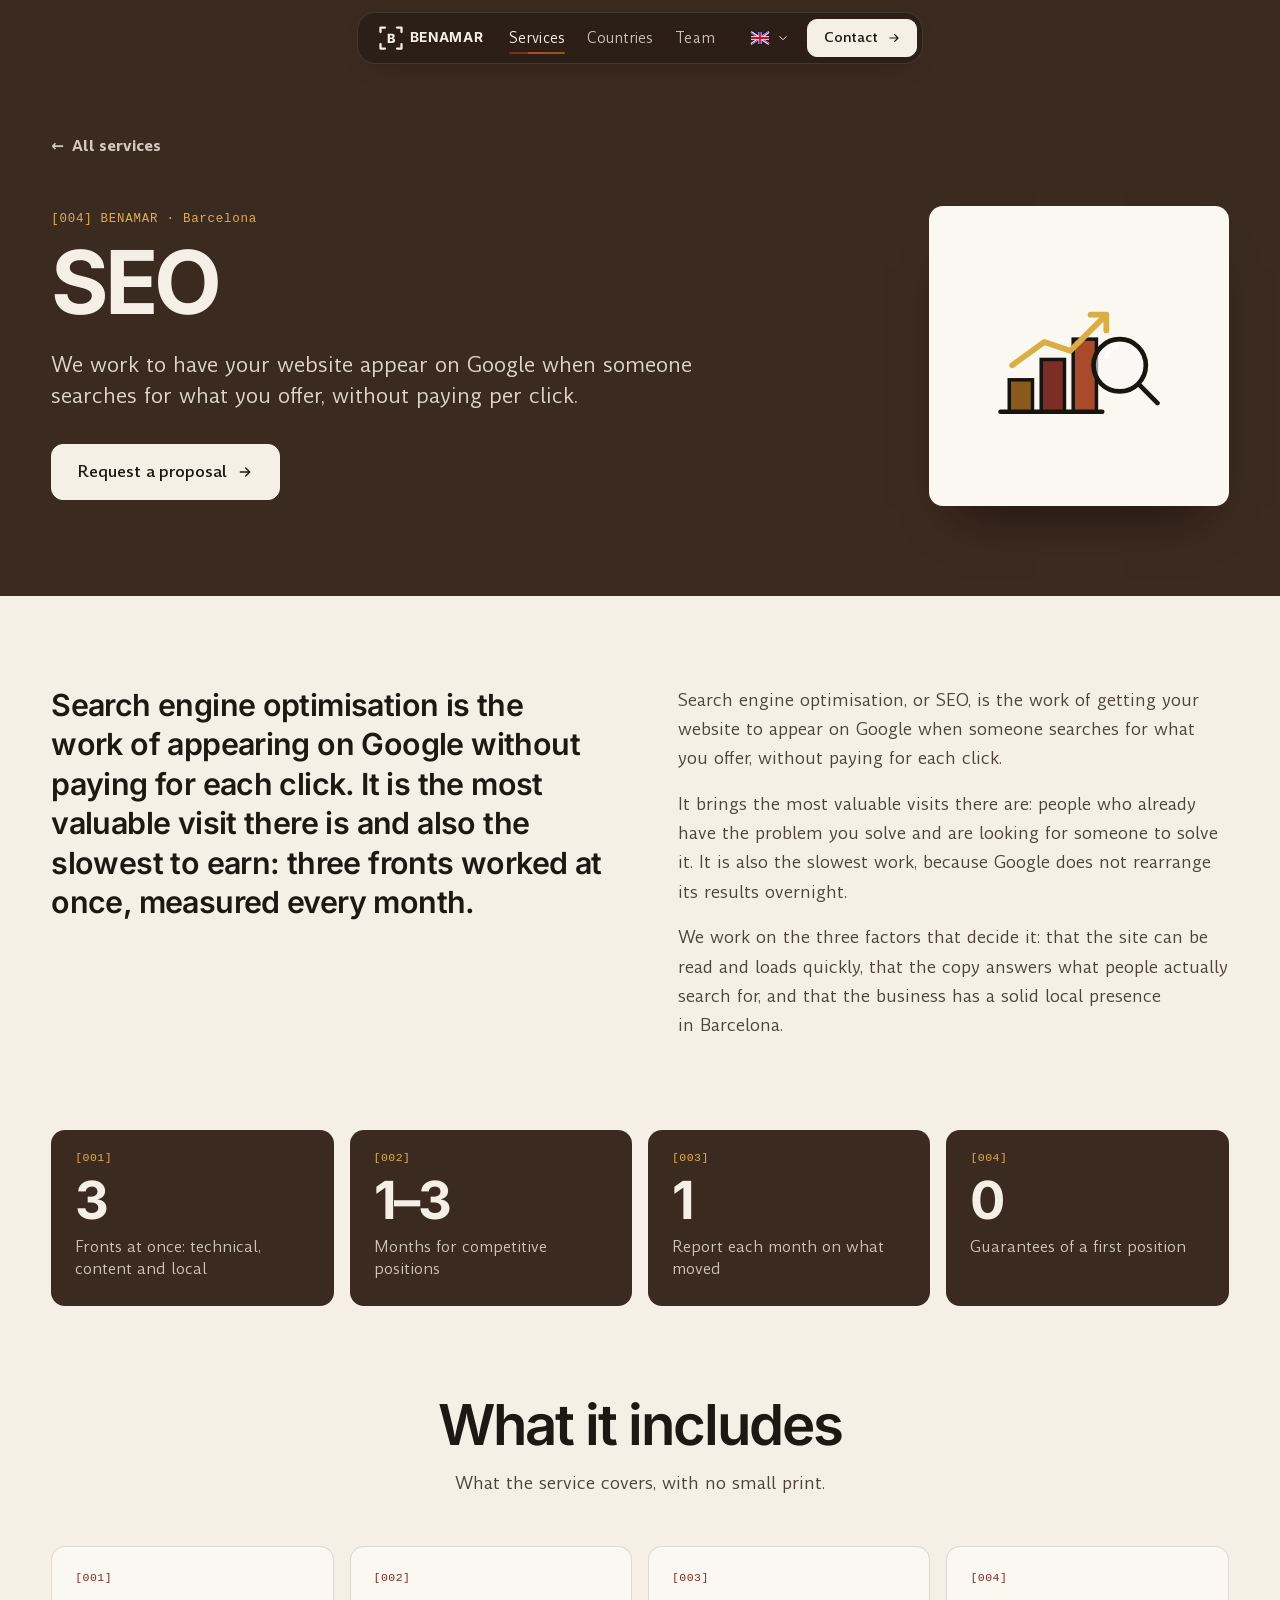
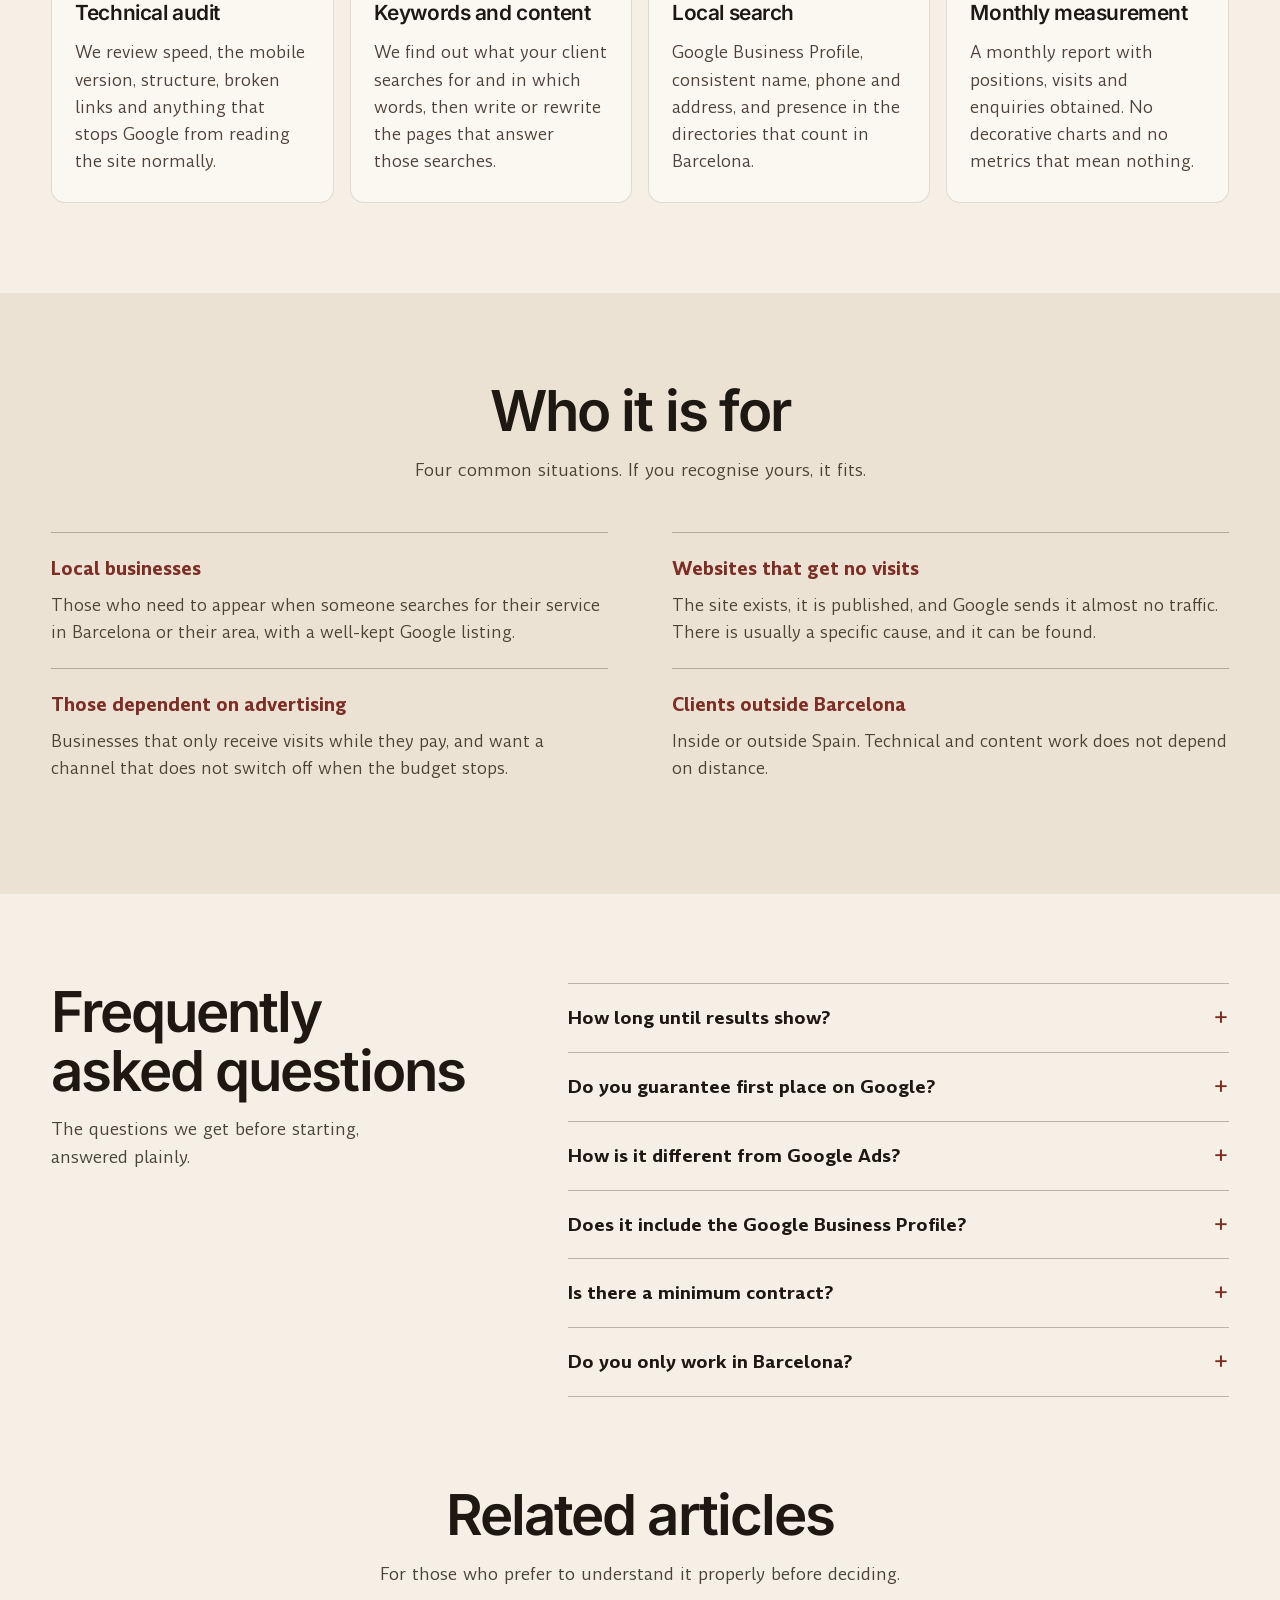
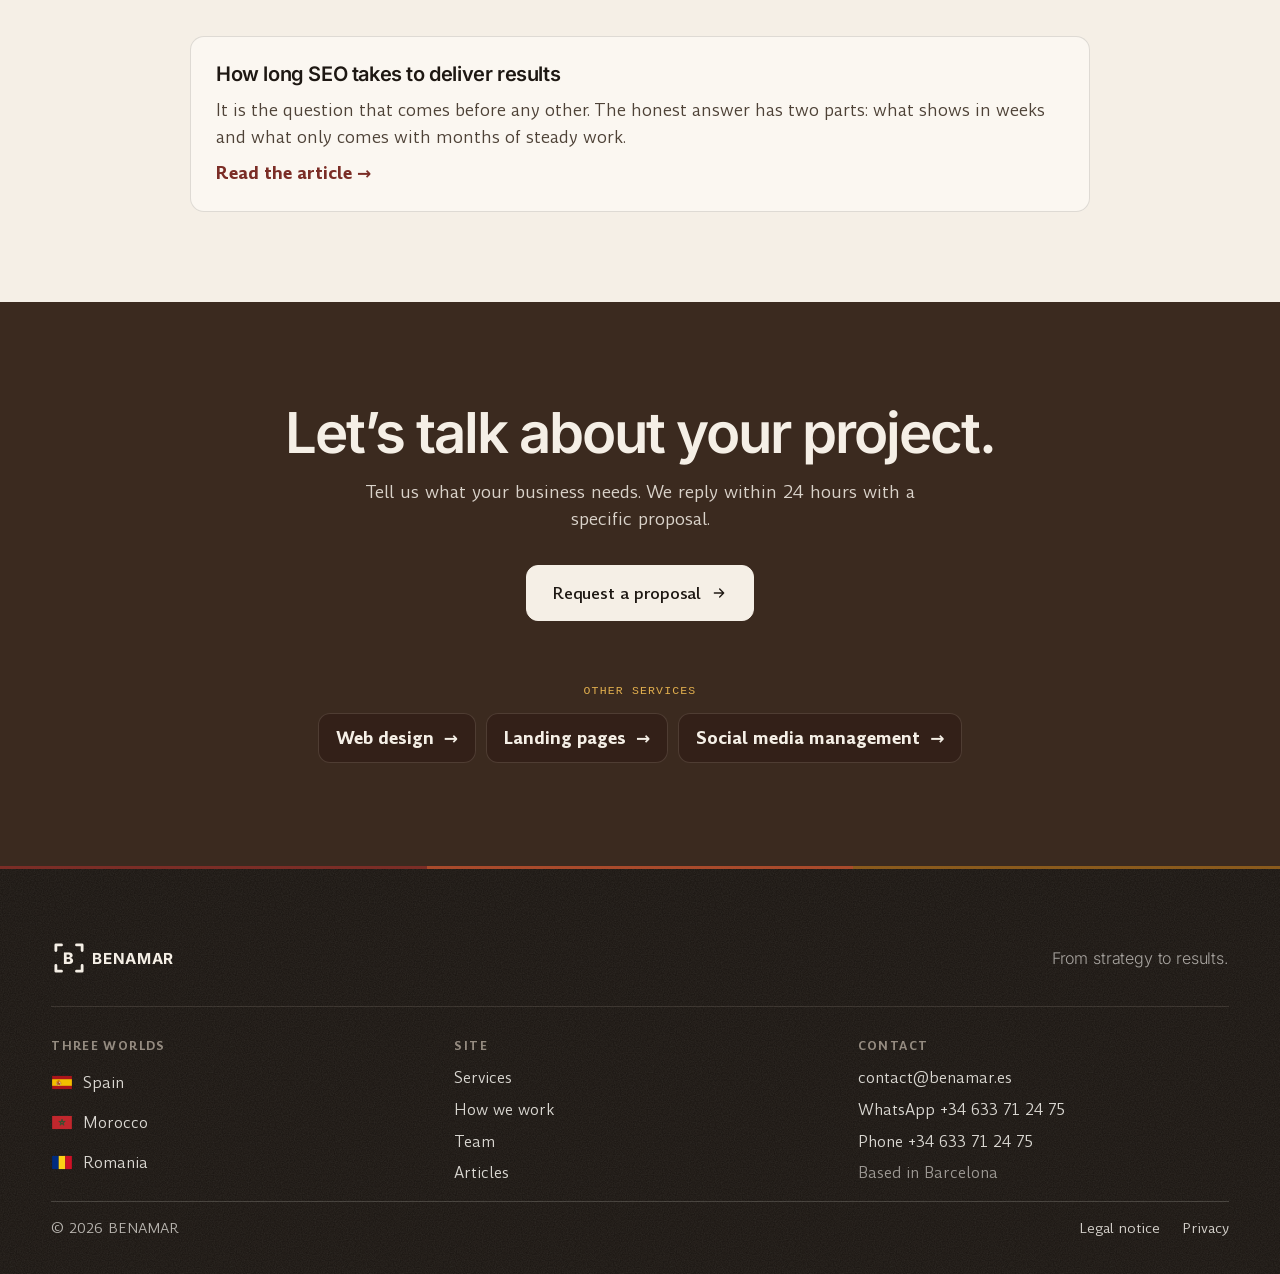
<file: posicionamiento-seo-barcelona.html>
<!doctype html>
<html lang="es" data-title-key="ts_seo" data-desc-key="ds_seo">
<head>
  <meta charset="utf-8">
  <meta name="viewport" content="width=device-width, initial-scale=1">
  <title>Posicionamiento en Google en Barcelona · BENAMAR</title>
  <meta name="description" content="Posicionamiento en Google en Barcelona: SEO técnico, contenido y posicionamiento local para aparecer en los buscadores sin pagar por clic. Informe cada mes.">
  <link rel="canonical" href="https://benamar.es/posicionamiento-seo-barcelona.html">
  <meta name="theme-color" content="#F5EFE6">
  <meta property="og:type" content="website">
  <meta property="og:url" content="https://benamar.es/posicionamiento-seo-barcelona.html">
  <meta property="og:site_name" content="BENAMAR">
  <meta property="og:locale" content="es_ES">
  <meta property="og:title" content="Posicionamiento en Google en Barcelona · BENAMAR">
  <meta property="og:description" content="Posicionamiento en Google en Barcelona: SEO técnico, contenido y posicionamiento local para aparecer en los buscadores sin pagar por clic. Informe cada mes.">
  <meta property="og:image" content="https://benamar.es/assets/img/share.jpg">
  <meta property="og:image:width" content="1200">
  <meta property="og:image:height" content="630">
  <meta name="twitter:card" content="summary_large_image">
  <link rel="icon" href="favicon.svg" type="image/svg+xml">
  <link rel="preload" href="assets/fonts/inter-latin.woff2" as="font" type="font/woff2" crossorigin>
  <link rel="preload" href="assets/fonts/amulya-400.woff2" as="font" type="font/woff2" crossorigin>
  <link rel="preload" href="assets/fonts/mano-latin.woff2" as="font" type="font/woff2" crossorigin>
  <link rel="stylesheet" href="css/style.css?v=57">
  <script>document.documentElement.classList.add('js')</script>
  <script type="application/ld+json">
  {"@context":"https://schema.org","@graph":[{"@type":"Service","name":"Posicionamiento en Google en Barcelona","description":"Posicionamiento en Google en Barcelona: SEO técnico, contenido y posicionamiento local para aparecer en los buscadores sin pagar por clic. Informe cada mes.","url":"https://benamar.es/posicionamiento-seo-barcelona.html","areaServed":["España","Marruecos","Rumanía"],"provider":{"@id":"https://benamar.es/#organization"}},{"@type":"BreadcrumbList","itemListElement":[{"@type":"ListItem","position":1,"name":"BENAMAR","item":"https://benamar.es/"},{"@type":"ListItem","position":2,"name":"Posicionamiento en Google en Barcelona","item":"https://benamar.es/posicionamiento-seo-barcelona.html"}]},{"@type":"FAQPage","mainEntity":[{"@type":"Question","name":"¿Cuánto tarda en verse el resultado?","acceptedAnswer":{"@type":"Answer","text":"Los arreglos técnicos se notan en semanas. Ganar posiciones en búsquedas con competencia suele llevar entre uno y tres meses de trabajo constante."}},{"@type":"Question","name":"¿Garantizáis la primera posición en Google?","acceptedAnswer":{"@type":"Answer","text":"No, y desconfíe de quien se la garantice. Nadie controla el orden de los resultados de Google. Lo que sí hacemos es comprometernos con el trabajo, medirlo y enseñarle los datos cada mes."}},{"@type":"Question","name":"¿Qué diferencia hay con Google Ads?","acceptedAnswer":{"@type":"Answer","text":"Los anuncios aparecen arriba desde el primer día y dejan de aparecer en cuanto deja de pagar. El posicionamiento tarda más, pero las visitas siguen llegando cuando el trabajo ya está hecho. Se complementan bien."}},{"@type":"Question","name":"¿Incluye la ficha de Google Business?","acceptedAnswer":{"@type":"Answer","text":"Sí. En un negocio local es una de las partes que más pesa, así que la configuramos, la completamos y la mantenemos al día."}},{"@type":"Question","name":"¿Hay permanencia?","acceptedAnswer":{"@type":"Answer","text":"No. Se trabaja mes a mes, aunque conviene saber que el posicionamiento necesita continuidad: tres meses sueltos no dan los mismos resultados que un trabajo sostenido."}},{"@type":"Question","name":"¿Trabajáis solo en Barcelona?","acceptedAnswer":{"@type":"Answer","text":"No. Tenemos la base en Barcelona y nos reunimos en persona aquí y en los alrededores, pero el trabajo se lleva igual de bien en remoto. Atendemos a clientes del resto de España y de fuera del país, en español, catalán, inglés, francés, árabe y rumano."}}]}]}
  </script>
</head>
<body>
<!-- Posicionamiento en Google en Barcelona: generada con tools/servicios.mjs a partir de index.html. No editar a mano. -->
  <a class="skip" href="#main" data-i18n="skip">Saltar al contenido</a>

  <header class="hdr" data-hdr>
    <div class="hdr__in">
      <nav class="hdr__nav" aria-label="Principal" data-i18n-attr="aria-label:nav_label">
        <a href="./#servicios" aria-current="location" data-i18n="nav_services">Servicios</a>
        <a href="./#mundos" data-i18n="nav_worlds">Países</a>
        <a href="./#equipo" data-i18n="nav_team">Equipo</a>
        <span class="hdr__ind" aria-hidden="true"></span>
      </nav>

      <a class="brand" href="./" aria-label="BENAMAR, inicio" data-i18n-attr="aria-label:brand_label">
        <svg class="brand__mark" viewBox="0 0 32 32" fill="none" aria-hidden="true"><path d="M2 8 L2 2 L8 2" stroke="currentColor" stroke-width="2" stroke-linecap="round" stroke-linejoin="round"/><path d="M24 2 L30 2 L30 8" stroke="currentColor" stroke-width="2" stroke-linecap="round" stroke-linejoin="round"/><path d="M2 24 L2 30 L8 30" stroke="currentColor" stroke-width="2" stroke-linecap="round" stroke-linejoin="round"/><path d="M30 24 L30 30 L24 30" stroke="currentColor" stroke-width="2" stroke-linecap="round" stroke-linejoin="round"/><text x="16" y="22" text-anchor="middle" font-family="Inter, -apple-system, sans-serif" font-weight="800" font-size="16" fill="currentColor">B</text></svg>
        <span class="brand__word">BENAMAR</span>
      </a>

      <div class="hdr__end">
        <div class="lang-dd" data-lang-dd>
          <button class="lang-dd__btn" type="button" aria-haspopup="true" aria-expanded="false" aria-controls="lang-list" data-lang-dd-btn>
            <span class="vh" data-i18n="lang_label">Idioma</span>
            <svg class="flag" viewBox="0 0 30 20" aria-hidden="true"><use href="#flag-es" data-lang-dd-flag/></svg>
            <span class="lang-dd__code" data-lang-dd-code>ES</span>
            <svg class="lang-dd__chev" viewBox="0 0 24 24" aria-hidden="true"><path d="m6 9 6 6 6-6" fill="none" stroke="currentColor" stroke-width="1.6"/></svg>
          </button>
          <ul class="lang-dd__list" id="lang-list" role="list" data-lang-dd-list>
            <li><button type="button" data-lang="es" lang="es" aria-pressed="true"><svg class="flag" viewBox="0 0 30 20" aria-hidden="true"><use href="#flag-es"/></svg><span>Español</span><span class="lang-dd__iso">ES</span></button></li>
            <li><button type="button" data-lang="ca" lang="ca" aria-pressed="false"><svg class="flag" viewBox="0 0 30 20" aria-hidden="true"><use href="#flag-ca"/></svg><span>Català</span><span class="lang-dd__iso">CA</span></button></li>
            <li><button type="button" data-lang="en" lang="en" aria-pressed="false"><svg class="flag" viewBox="0 0 30 20" aria-hidden="true"><use href="#flag-en"/></svg><span>English</span><span class="lang-dd__iso">EN</span></button></li>
            <li><button type="button" data-lang="fr" lang="fr" aria-pressed="false"><svg class="flag" viewBox="0 0 30 20" aria-hidden="true"><use href="#flag-fr"/></svg><span>Français</span><span class="lang-dd__iso">FR</span></button></li>
            <li><button type="button" data-lang="ro" lang="ro" aria-pressed="false"><svg class="flag" viewBox="0 0 30 20" aria-hidden="true"><use href="#flag-ro"/></svg><span>Română</span><span class="lang-dd__iso">RO</span></button></li>
          </ul>
        </div>
        <a class="btn btn--sm hdr__cta" href="./#contacto" data-i18n="hdr_cta">Contacto</a>
        <button class="hdr__menu" type="button" aria-expanded="false" aria-controls="menu" data-menu-btn>
          <span class="hdr__menu-lines" aria-hidden="true"><i></i><i></i></span>
          <span data-i18n="menu">Menú</span>
        </button>
      </div>
    </div>
    <span class="hdr__progress" aria-hidden="true"><i></i><i></i><i></i></span>
  </header>

  <div class="menu" id="menu" hidden>
    <nav class="menu__nav" aria-label="Menú" data-i18n-attr="aria-label:menu">
      <a href="./#servicios" data-i18n="nav_services">Servicios</a>
      <a href="./#mundos" data-i18n="nav_worlds">Países</a>
      <a href="./#equipo" data-i18n="nav_team">Equipo</a>
    </nav>
    <div class="menu__foot">
      <a class="btn" href="./#contacto" data-i18n="cta_main">Pedir una propuesta</a>
      <div class="langs langs--menu" role="group" aria-label="Idioma" data-i18n-attr="aria-label:lang_label">
        <button type="button" data-lang="es" lang="es" aria-pressed="true"><svg class="flag" viewBox="0 0 30 20" aria-hidden="true"><use href="#flag-es"/></svg><span>ES</span></button>
        <button type="button" data-lang="ca" lang="ca" aria-pressed="false"><svg class="flag" viewBox="0 0 30 20" aria-hidden="true"><use href="#flag-ca"/></svg><span>CA</span></button>
        <button type="button" data-lang="en" lang="en" aria-pressed="false"><svg class="flag" viewBox="0 0 30 20" aria-hidden="true"><use href="#flag-en"/></svg><span>EN</span></button>
        <button type="button" data-lang="fr" lang="fr" aria-pressed="false"><svg class="flag" viewBox="0 0 30 20" aria-hidden="true"><use href="#flag-fr"/></svg><span>FR</span></button>
        <button type="button" data-lang="ro" lang="ro" aria-pressed="false"><svg class="flag" viewBox="0 0 30 20" aria-hidden="true"><use href="#flag-ro"/></svg><span>RO</span></button>
      </div>
    </div>
  </div>

  <main id="main" class="srv-page">
      <div class="solo-idioma" data-l="es" lang="es">
        <header class="srv-hero srv--umber">
          <div class="wrap srv-hero__in">
            <a class="srv-back" href="./#servicios"><span aria-hidden="true">←</span> Todos los servicios</a>
            <div class="srv-hero__grid">
              <div>
                <p class="srv-tag">[004] BENAMAR · Barcelona</p>
                <h1>Posicionamiento en Google en Barcelona</h1>
                <p class="srv-teaser">Trabajamos para que su web aparezca en Google cuando alguien busca lo que usted ofrece, sin pagar por clic.</p>
                <a class="btn btn--light srv-cta" href="./#contacto">Pedir una propuesta</a>
              </div>
              <div class="srv-ico" aria-hidden="true"><svg class="svc__ico ill" viewBox="0 0 64 52" aria-hidden="true">
            <rect class="a-bar" x="8" y="34" width="8" height="11" fill="#8A5A1C" stroke="#16140F" stroke-width="1.2"/>
            <rect class="a-bar" x="19" y="27" width="8" height="18" fill="#7B2D26" stroke="#16140F" stroke-width="1.2"/>
            <rect class="a-bar" x="30" y="20" width="8" height="25" fill="#A94A2B" stroke="#16140F" stroke-width="1.2"/>
            <path class="ink a-arr" pathLength="1" d="M9 29 20 21 29 24 41 12M36 11.6H41.4V17" fill="none" stroke="#D8AE45" stroke-width="2" stroke-linecap="round" stroke-linejoin="round"/>
            <circle cx="46" cy="29" r="9" fill="#FBFAF7" fill-opacity=".6"/>
            <path d="M41.4 26a5.2 5.2 0 0 1 3.6-3.7" stroke="#fff" stroke-width="1.5" stroke-linecap="round" fill="none"/>
            <path class="ink" pathLength="1" d="M5 45H40M46 20a9 9 0 1 1 0 18 9 9 0 0 1 0-18ZM52.6 35.6 59 42" fill="none" stroke="#16140F" stroke-width="1.6" stroke-linecap="round" stroke-linejoin="round" filter="url(#tinta)"/>
          </svg></div>
            </div>
          </div>
        </header>
        <section class="srv-sec srv-about">
          <div class="wrap srv-about__grid">
            <p class="srv-lead">El posicionamiento en buscadores, también llamado posicionamiento natural o SEO, es el trabajo de aparecer en Google sin pagar por cada clic. Es la visita más valiosa que existe y también la más lenta de conseguir: se trabaja en tres frentes a la vez y se mide cada mes.</p>
            <div class="srv-about__txt">
              <p>El posicionamiento en buscadores, o SEO, es el trabajo de conseguir que su web aparezca en Google cuando alguien busca lo que usted ofrece, sin pagar por cada clic.</p>
              <p>Es el tipo de visita más valiosa que existe: gente que ya tiene el problema que usted resuelve y está buscando a alguien que lo resuelva. También es el trabajo más lento, porque Google no cambia sus resultados de un día para otro.</p>
              <p>Trabajamos las tres patas que lo determinan: que la web se pueda leer y cargue rápido, que los textos respondan a lo que la gente busca de verdad, y que su negocio tenga presencia local sólida en Barcelona.</p>
            </div>
          </div>
        </section>
        <section class="srv-sec srv-cifras" aria-label="En cifras">
          <ul class="wrap srv-cifras__grid">
            <li><span class="srv-n">[001]</span><strong>3</strong><span>Frentes a la vez: técnico, contenido y local</span></li>
            <li><span class="srv-n">[002]</span><strong>1–3</strong><span>Meses para posiciones disputadas</span></li>
            <li><span class="srv-n">[003]</span><strong>1</strong><span>Informe cada mes de lo que se mueve</span></li>
            <li><span class="srv-n">[004]</span><strong>0</strong><span>Garantías de primera posición</span></li>
          </ul>
        </section>
        <section class="srv-sec">
          <div class="wrap">
            <div class="srv-head"><h2>Qué incluye</h2><p>Lo que entra en el servicio, sin letra pequeña.</p></div>
            <ul class="srv-incl">
              <li><span class="srv-n">[001]</span><h3>Auditoría técnica</h3><p>Revisamos velocidad, versión móvil, estructura, enlaces rotos y todo lo que impida a Google leer la web con normalidad.</p></li>
              <li><span class="srv-n">[002]</span><h3>Palabras clave y contenido</h3><p>Averiguamos qué busca su cliente y con qué palabras, y escribimos o reescribimos las páginas que respondan a esas búsquedas.</p></li>
              <li><span class="srv-n">[003]</span><h3>SEO local</h3><p>Ficha de Google Business, coherencia de nombre, teléfono y dirección, y presencia en los directorios que cuentan en Barcelona.</p></li>
              <li><span class="srv-n">[004]</span><h3>Medición mensual</h3><p>Un informe mensual con posiciones, visitas y contactos conseguidos. Sin gráficos de adorno ni métricas que no significan nada.</p></li>
            </ul>
          </div>
        </section>
        <section class="srv-sec srv-quien">
          <div class="wrap">
            <div class="srv-head"><h2>Para quién es</h2><p>Cuatro situaciones habituales. Si reconoce la suya, es que encaja.</p></div>
            <dl class="srv-quien__grid">
              <div><dt>Negocios locales</dt><dd>Quien necesita aparecer cuando alguien busca su servicio en Barcelona o en su zona, con la ficha de Google bien trabajada.</dd></div>
              <div><dt>Webs que no reciben visitas</dt><dd>La web existe, está publicada y Google apenas la manda tráfico. Normalmente hay una causa concreta y se puede encontrar.</dd></div>
              <div><dt>Quien depende de la publicidad</dt><dd>Negocios que hoy solo reciben visitas mientras pagan, y quieren construir un canal que no se apague al parar el presupuesto.</dd></div>
              <div><dt>Clientes fuera de Barcelona</dt><dd>Dentro o fuera de España. El trabajo técnico y de contenido no depende de la distancia.</dd></div>
            </dl>
          </div>
        </section>
        <section class="srv-sec">
          <div class="wrap srv-faq__grid">
            <div class="srv-head srv-head--izq"><h2>Preguntas frecuentes</h2><p>Las dudas que nos llegan antes de empezar, respondidas sin rodeos.</p></div>
            <div class="srv-faq">
              <details><summary>¿Cuánto tarda en verse el resultado?</summary><p>Los arreglos técnicos se notan en semanas. Ganar posiciones en búsquedas con competencia suele llevar entre uno y tres meses de trabajo constante.</p></details>
              <details><summary>¿Garantizáis la primera posición en Google?</summary><p>No, y desconfíe de quien se la garantice. Nadie controla el orden de los resultados de Google. Lo que sí hacemos es comprometernos con el trabajo, medirlo y enseñarle los datos cada mes.</p></details>
              <details><summary>¿Qué diferencia hay con Google Ads?</summary><p>Los anuncios aparecen arriba desde el primer día y dejan de aparecer en cuanto deja de pagar. El posicionamiento tarda más, pero las visitas siguen llegando cuando el trabajo ya está hecho. Se complementan bien.</p></details>
              <details><summary>¿Incluye la ficha de Google Business?</summary><p>Sí. En un negocio local es una de las partes que más pesa, así que la configuramos, la completamos y la mantenemos al día.</p></details>
              <details><summary>¿Hay permanencia?</summary><p>No. Se trabaja mes a mes, aunque conviene saber que el posicionamiento necesita continuidad: tres meses sueltos no dan los mismos resultados que un trabajo sostenido.</p></details>
              <details><summary>¿Trabajáis solo en Barcelona?</summary><p>No. Tenemos la base en Barcelona y nos reunimos en persona aquí y en los alrededores, pero el trabajo se lleva igual de bien en remoto. Atendemos a clientes del resto de España y de fuera del país, en español, catalán, inglés, francés, árabe y rumano.</p></details>
            </div>
          </div>
        </section>
        <section class="srv-sec srv-posts">
          <div class="wrap">
            <div class="srv-head"><h2>Artículos relacionados</h2><p>Para quien prefiere entenderlo bien antes de decidir.</p></div>
            <div class="srv-posts__list">
              <a class="srv-post" href="/articulos/cuanto-tarda-el-seo-en-dar-resultados.html"><h3>Cuánto tarda el SEO en dar resultados</h3><p>Es la pregunta que llega antes que ninguna otra. La respuesta honrada tiene dos partes: lo que se nota en semanas y lo que solo llega con meses de trabajo constante.</p><span>Leer el artículo →</span></a>
            </div>
          </div>
        </section>
        <section class="srv-sec srv-fin srv--umber">
          <div class="wrap srv-fin__in">
            <h2>Hablemos de su proyecto.</h2>
            <p>Cuéntenos qué necesita su negocio. Le respondemos en menos de 24 horas con una propuesta concreta.</p>
            <a class="btn btn--light srv-cta" href="./#contacto">Pedir una propuesta</a>
            <p class="srv-otros__t">Otros servicios</p>
            <nav class="srv-otros" aria-label="Otros servicios">
            <a class="srv-otro srv-otro--es" href="diseno-web-barcelona.html"><span>Diseño web</span><span aria-hidden="true">→</span></a>
            <a class="srv-otro srv-otro--ma" href="landing-pages-barcelona.html"><span>Landing pages</span><span aria-hidden="true">→</span></a>
            <a class="srv-otro srv-otro--ro" href="gestion-redes-sociales-barcelona.html"><span>Gestión de redes sociales</span><span aria-hidden="true">→</span></a>
            </nav>
          </div>
        </section>
      </div>
      <div class="solo-idioma" data-l="ca" lang="ca">
        <header class="srv-hero srv--umber">
          <div class="wrap srv-hero__in">
            <a class="srv-back" href="./#servicios"><span aria-hidden="true">←</span> Tots els serveis</a>
            <div class="srv-hero__grid">
              <div>
                <p class="srv-tag">[004] BENAMAR · Barcelona</p>
                <h1>Posicionament a Google a Barcelona</h1>
                <p class="srv-teaser">Treballem perquè el seu web aparegui a Google quan algú busca el que vostè ofereix, sense pagar per clic.</p>
                <a class="btn btn--light srv-cta" href="./#contacto">Demanar una proposta</a>
              </div>
              <div class="srv-ico" aria-hidden="true"><svg class="svc__ico ill" viewBox="0 0 64 52" aria-hidden="true">
            <rect class="a-bar" x="8" y="34" width="8" height="11" fill="#8A5A1C" stroke="#16140F" stroke-width="1.2"/>
            <rect class="a-bar" x="19" y="27" width="8" height="18" fill="#7B2D26" stroke="#16140F" stroke-width="1.2"/>
            <rect class="a-bar" x="30" y="20" width="8" height="25" fill="#A94A2B" stroke="#16140F" stroke-width="1.2"/>
            <path class="ink a-arr" pathLength="1" d="M9 29 20 21 29 24 41 12M36 11.6H41.4V17" fill="none" stroke="#D8AE45" stroke-width="2" stroke-linecap="round" stroke-linejoin="round"/>
            <circle cx="46" cy="29" r="9" fill="#FBFAF7" fill-opacity=".6"/>
            <path d="M41.4 26a5.2 5.2 0 0 1 3.6-3.7" stroke="#fff" stroke-width="1.5" stroke-linecap="round" fill="none"/>
            <path class="ink" pathLength="1" d="M5 45H40M46 20a9 9 0 1 1 0 18 9 9 0 0 1 0-18ZM52.6 35.6 59 42" fill="none" stroke="#16140F" stroke-width="1.6" stroke-linecap="round" stroke-linejoin="round" filter="url(#tinta)"/>
          </svg></div>
            </div>
          </div>
        </header>
        <section class="srv-sec srv-about">
          <div class="wrap srv-about__grid">
            <p class="srv-lead">El posicionament en cercadors és la feina d’aparèixer a Google sense pagar per cada clic. És la visita més valuosa que existeix i també la més lenta d’aconseguir: es treballa en tres fronts alhora i es mesura cada mes.</p>
            <div class="srv-about__txt">
              <p>El posicionament en cercadors, o SEO, és la feina d’aconseguir que el seu web aparegui a Google quan algú busca el que vostè ofereix, sense pagar per cada clic.</p>
              <p>És el tipus de visita més valuosa que existeix: gent que ja té el problema que vostè resol i busca algú que el resolgui. També és la feina més lenta, perquè Google no canvia els seus resultats d’un dia per l’altre.</p>
              <p>Treballem les tres potes que el determinen: que el web es pugui llegir i carregui ràpid, que els textos responguin al que la gent busca de debò, i que el seu negoci tingui una presència local sòlida a Barcelona.</p>
            </div>
          </div>
        </section>
        <section class="srv-sec srv-cifras" aria-label="En xifres">
          <ul class="wrap srv-cifras__grid">
            <li><span class="srv-n">[001]</span><strong>3</strong><span>Fronts alhora: tècnic, contingut i local</span></li>
            <li><span class="srv-n">[002]</span><strong>1–3</strong><span>Mesos per a posicions disputades</span></li>
            <li><span class="srv-n">[003]</span><strong>1</strong><span>Informe cada mes del que es mou</span></li>
            <li><span class="srv-n">[004]</span><strong>0</strong><span>Garanties de primera posició</span></li>
          </ul>
        </section>
        <section class="srv-sec">
          <div class="wrap">
            <div class="srv-head"><h2>Què inclou</h2><p>El que entra al servei, sense lletra petita.</p></div>
            <ul class="srv-incl">
              <li><span class="srv-n">[001]</span><h3>Auditoria tècnica</h3><p>Revisem velocitat, versió mòbil, estructura, enllaços trencats i tot el que impedeixi a Google llegir el web amb normalitat.</p></li>
              <li><span class="srv-n">[002]</span><h3>Paraules clau i contingut</h3><p>Esbrinem què busca el seu client i amb quines paraules, i escrivim o reescrivim les pàgines que responguin a aquestes cerques.</p></li>
              <li><span class="srv-n">[003]</span><h3>SEO local</h3><p>Fitxa de Google Business, coherència de nom, telèfon i adreça, i presència als directoris que compten a Barcelona.</p></li>
              <li><span class="srv-n">[004]</span><h3>Mesura mensual</h3><p>Un informe mensual amb posicions, visites i contactes aconseguits. Sense gràfics d’adorn ni mètriques que no signifiquen res.</p></li>
            </ul>
          </div>
        </section>
        <section class="srv-sec srv-quien">
          <div class="wrap">
            <div class="srv-head"><h2>Per a qui és</h2><p>Quatre situacions habituals. Si reconeix la seva, és que encaixa.</p></div>
            <dl class="srv-quien__grid">
              <div><dt>Negocis locals</dt><dd>Qui necessita aparèixer quan algú busca el seu servei a Barcelona o a la seva zona, amb la fitxa de Google ben treballada.</dd></div>
              <div><dt>Webs que no reben visites</dt><dd>El web existeix, està publicat i Google amb prou feines li envia trànsit. Normalment hi ha una causa concreta i es pot trobar.</dd></div>
              <div><dt>Qui depèn de la publicitat</dt><dd>Negocis que avui només reben visites mentre paguen, i volen construir un canal que no s’apagui en aturar el pressupost.</dd></div>
              <div><dt>Clients fora de Barcelona</dt><dd>Dins o fora d’Espanya. La feina tècnica i de contingut no depèn de la distància.</dd></div>
            </dl>
          </div>
        </section>
        <section class="srv-sec">
          <div class="wrap srv-faq__grid">
            <div class="srv-head srv-head--izq"><h2>Preguntes freqüents</h2><p>Els dubtes que ens arriben abans de començar, resolts sense embuts.</p></div>
            <div class="srv-faq">
              <details><summary>Quant triga a veure’s el resultat?</summary><p>Els arranjaments tècnics es noten en setmanes. Guanyar posicions en cerques amb competència sol portar entre un i tres mesos de feina constant.</p></details>
              <details><summary>Garantiu la primera posició a Google?</summary><p>No, i desconfiï de qui l’hi garanteixi. Ningú no controla l’ordre dels resultats de Google. El que sí que fem és comprometre’ns amb la feina, mesurar-la i ensenyar-li les dades cada mes.</p></details>
              <details><summary>Quina diferència hi ha amb Google Ads?</summary><p>Els anuncis apareixen a dalt des del primer dia i deixen d’aparèixer quan deixa de pagar. El posicionament triga més, però les visites continuen arribant quan la feina ja està feta. Es complementen bé.</p></details>
              <details><summary>Inclou la fitxa de Google Business?</summary><p>Sí. En un negoci local és una de les parts que més pesa, així que la configurem, la completem i la mantenim al dia.</p></details>
              <details><summary>Hi ha permanència?</summary><p>No. Es treballa mes a mes, tot i que convé saber que el posicionament necessita continuïtat: tres mesos solts no donen els mateixos resultats que una feina sostinguda.</p></details>
              <details><summary>Treballeu només a Barcelona?</summary><p>No. Tenim la base a Barcelona i ens reunim en persona aquí i als voltants, però la feina es porta igual de bé en remot. Atenem clients de la resta d’Espanya i de fora del país, en castellà, català, anglès, francès, àrab i romanès.</p></details>
            </div>
          </div>
        </section>
        <section class="srv-sec srv-posts">
          <div class="wrap">
            <div class="srv-head"><h2>Articles relacionats</h2><p>Per a qui prefereix entendre-ho bé abans de decidir (articles en castellà).</p></div>
            <div class="srv-posts__list">
              <a class="srv-post" href="/articulos/cuanto-tarda-el-seo-en-dar-resultados.html"><h3>Cuánto tarda el SEO en dar resultados</h3><p>Es la pregunta que llega antes que ninguna otra. La respuesta honrada tiene dos partes: lo que se nota en semanas y lo que solo llega con meses de trabajo constante.</p><span>Llegir l’article →</span></a>
            </div>
          </div>
        </section>
        <section class="srv-sec srv-fin srv--umber">
          <div class="wrap srv-fin__in">
            <h2>Parlem del seu projecte.</h2>
            <p>Expliqui’ns què necessita el seu negoci. Li responem en menys de 24 hores amb una proposta concreta.</p>
            <a class="btn btn--light srv-cta" href="./#contacto">Demanar una proposta</a>
            <p class="srv-otros__t">Altres serveis</p>
            <nav class="srv-otros" aria-label="Altres serveis">
            <a class="srv-otro srv-otro--es" href="diseno-web-barcelona.html"><span>Disseny web</span><span aria-hidden="true">→</span></a>
            <a class="srv-otro srv-otro--ma" href="landing-pages-barcelona.html"><span>Landing pages</span><span aria-hidden="true">→</span></a>
            <a class="srv-otro srv-otro--ro" href="gestion-redes-sociales-barcelona.html"><span>Gestió de xarxes socials</span><span aria-hidden="true">→</span></a>
            </nav>
          </div>
        </section>
      </div>
      <div class="solo-idioma" data-l="en" lang="en">
        <header class="srv-hero srv--umber">
          <div class="wrap srv-hero__in">
            <a class="srv-back" href="./#servicios"><span aria-hidden="true">←</span> All services</a>
            <div class="srv-hero__grid">
              <div>
                <p class="srv-tag">[004] BENAMAR · Barcelona</p>
                <h1>SEO</h1>
                <p class="srv-teaser">We work to have your website appear on Google when someone searches for what you offer, without paying per click.</p>
                <a class="btn btn--light srv-cta" href="./#contacto">Request a proposal</a>
              </div>
              <div class="srv-ico" aria-hidden="true"><svg class="svc__ico ill" viewBox="0 0 64 52" aria-hidden="true">
            <rect class="a-bar" x="8" y="34" width="8" height="11" fill="#8A5A1C" stroke="#16140F" stroke-width="1.2"/>
            <rect class="a-bar" x="19" y="27" width="8" height="18" fill="#7B2D26" stroke="#16140F" stroke-width="1.2"/>
            <rect class="a-bar" x="30" y="20" width="8" height="25" fill="#A94A2B" stroke="#16140F" stroke-width="1.2"/>
            <path class="ink a-arr" pathLength="1" d="M9 29 20 21 29 24 41 12M36 11.6H41.4V17" fill="none" stroke="#D8AE45" stroke-width="2" stroke-linecap="round" stroke-linejoin="round"/>
            <circle cx="46" cy="29" r="9" fill="#FBFAF7" fill-opacity=".6"/>
            <path d="M41.4 26a5.2 5.2 0 0 1 3.6-3.7" stroke="#fff" stroke-width="1.5" stroke-linecap="round" fill="none"/>
            <path class="ink" pathLength="1" d="M5 45H40M46 20a9 9 0 1 1 0 18 9 9 0 0 1 0-18ZM52.6 35.6 59 42" fill="none" stroke="#16140F" stroke-width="1.6" stroke-linecap="round" stroke-linejoin="round" filter="url(#tinta)"/>
          </svg></div>
            </div>
          </div>
        </header>
        <section class="srv-sec srv-about">
          <div class="wrap srv-about__grid">
            <p class="srv-lead">Search engine optimisation is the work of appearing on Google without paying for each click. It is the most valuable visit there is and also the slowest to earn: three fronts worked at once, measured every month.</p>
            <div class="srv-about__txt">
              <p>Search engine optimisation, or SEO, is the work of getting your website to appear on Google when someone searches for what you offer, without paying for each click.</p>
              <p>It brings the most valuable visits there are: people who already have the problem you solve and are looking for someone to solve it. It is also the slowest work, because Google does not rearrange its results overnight.</p>
              <p>We work on the three factors that decide it: that the site can be read and loads quickly, that the copy answers what people actually search for, and that the business has a solid local presence in Barcelona.</p>
            </div>
          </div>
        </section>
        <section class="srv-sec srv-cifras" aria-label="In figures">
          <ul class="wrap srv-cifras__grid">
            <li><span class="srv-n">[001]</span><strong>3</strong><span>Fronts at once: technical, content and local</span></li>
            <li><span class="srv-n">[002]</span><strong>1–3</strong><span>Months for competitive positions</span></li>
            <li><span class="srv-n">[003]</span><strong>1</strong><span>Report each month on what moved</span></li>
            <li><span class="srv-n">[004]</span><strong>0</strong><span>Guarantees of a first position</span></li>
          </ul>
        </section>
        <section class="srv-sec">
          <div class="wrap">
            <div class="srv-head"><h2>What it includes</h2><p>What the service covers, with no small print.</p></div>
            <ul class="srv-incl">
              <li><span class="srv-n">[001]</span><h3>Technical audit</h3><p>We review speed, the mobile version, structure, broken links and anything that stops Google from reading the site normally.</p></li>
              <li><span class="srv-n">[002]</span><h3>Keywords and content</h3><p>We find out what your client searches for and in which words, then write or rewrite the pages that answer those searches.</p></li>
              <li><span class="srv-n">[003]</span><h3>Local search</h3><p>Google Business Profile, consistent name, phone and address, and presence in the directories that count in Barcelona.</p></li>
              <li><span class="srv-n">[004]</span><h3>Monthly measurement</h3><p>A monthly report with positions, visits and enquiries obtained. No decorative charts and no metrics that mean nothing.</p></li>
            </ul>
          </div>
        </section>
        <section class="srv-sec srv-quien">
          <div class="wrap">
            <div class="srv-head"><h2>Who it is for</h2><p>Four common situations. If you recognise yours, it fits.</p></div>
            <dl class="srv-quien__grid">
              <div><dt>Local businesses</dt><dd>Those who need to appear when someone searches for their service in Barcelona or their area, with a well-kept Google listing.</dd></div>
              <div><dt>Websites that get no visits</dt><dd>The site exists, it is published, and Google sends it almost no traffic. There is usually a specific cause, and it can be found.</dd></div>
              <div><dt>Those dependent on advertising</dt><dd>Businesses that only receive visits while they pay, and want a channel that does not switch off when the budget stops.</dd></div>
              <div><dt>Clients outside Barcelona</dt><dd>Inside or outside Spain. Technical and content work does not depend on distance.</dd></div>
            </dl>
          </div>
        </section>
        <section class="srv-sec">
          <div class="wrap srv-faq__grid">
            <div class="srv-head srv-head--izq"><h2>Frequently asked questions</h2><p>The questions we get before starting, answered plainly.</p></div>
            <div class="srv-faq">
              <details><summary>How long until results show?</summary><p>Technical fixes show within weeks. Gaining positions on competitive searches usually takes between one and three months of consistent work.</p></details>
              <details><summary>Do you guarantee first place on Google?</summary><p>No, and be wary of anyone who does. Nobody controls the order of Google results. What we commit to is the work, measuring it and showing you the figures every month.</p></details>
              <details><summary>How is it different from Google Ads?</summary><p>Adverts appear at the top from day one and stop the moment you stop paying. SEO takes longer, but the visits keep arriving once the work is done. The two complement each other.</p></details>
              <details><summary>Does it include the Google Business Profile?</summary><p>Yes. For a local business it is one of the heaviest factors, so we set it up, complete it and keep it current.</p></details>
              <details><summary>Is there a minimum contract?</summary><p>No. The work runs month to month, though it is worth knowing that SEO needs continuity: three isolated months do not produce the results of sustained work.</p></details>
              <details><summary>Do you only work in Barcelona?</summary><p>No. We are based in Barcelona and meet clients in person here and nearby, but the work itself runs just as well remotely. We serve clients across Spain and abroad, in Spanish, Catalan, English, French, Arabic and Romanian.</p></details>
            </div>
          </div>
        </section>
        <section class="srv-sec srv-posts">
          <div class="wrap">
            <div class="srv-head"><h2>Related articles</h2><p>For those who prefer to understand it properly before deciding.</p></div>
            <div class="srv-posts__list">
              <a class="srv-post" href="/en/articles/how-long-does-seo-take.html"><h3>How long SEO takes to deliver results</h3><p>It is the question that comes before any other. The honest answer has two parts: what shows in weeks and what only comes with months of steady work.</p><span>Read the article →</span></a>
            </div>
          </div>
        </section>
        <section class="srv-sec srv-fin srv--umber">
          <div class="wrap srv-fin__in">
            <h2>Let’s talk about your project.</h2>
            <p>Tell us what your business needs. We reply within 24 hours with a specific proposal.</p>
            <a class="btn btn--light srv-cta" href="./#contacto">Request a proposal</a>
            <p class="srv-otros__t">Other services</p>
            <nav class="srv-otros" aria-label="Other services">
            <a class="srv-otro srv-otro--es" href="diseno-web-barcelona.html"><span>Web design</span><span aria-hidden="true">→</span></a>
            <a class="srv-otro srv-otro--ma" href="landing-pages-barcelona.html"><span>Landing pages</span><span aria-hidden="true">→</span></a>
            <a class="srv-otro srv-otro--ro" href="gestion-redes-sociales-barcelona.html"><span>Social media management</span><span aria-hidden="true">→</span></a>
            </nav>
          </div>
        </section>
      </div>
      <div class="solo-idioma" data-l="fr" lang="fr">
        <header class="srv-hero srv--umber">
          <div class="wrap srv-hero__in">
            <a class="srv-back" href="./#servicios"><span aria-hidden="true">←</span> Tous les services</a>
            <div class="srv-hero__grid">
              <div>
                <p class="srv-tag">[004] BENAMAR · Barcelona</p>
                <h1>Référencement SEO</h1>
                <p class="srv-teaser">Nous travaillons pour que votre site apparaisse sur Google quand on cherche ce que vous proposez, sans payer au clic.</p>
                <a class="btn btn--light srv-cta" href="./#contacto">Demander une proposition</a>
              </div>
              <div class="srv-ico" aria-hidden="true"><svg class="svc__ico ill" viewBox="0 0 64 52" aria-hidden="true">
            <rect class="a-bar" x="8" y="34" width="8" height="11" fill="#8A5A1C" stroke="#16140F" stroke-width="1.2"/>
            <rect class="a-bar" x="19" y="27" width="8" height="18" fill="#7B2D26" stroke="#16140F" stroke-width="1.2"/>
            <rect class="a-bar" x="30" y="20" width="8" height="25" fill="#A94A2B" stroke="#16140F" stroke-width="1.2"/>
            <path class="ink a-arr" pathLength="1" d="M9 29 20 21 29 24 41 12M36 11.6H41.4V17" fill="none" stroke="#D8AE45" stroke-width="2" stroke-linecap="round" stroke-linejoin="round"/>
            <circle cx="46" cy="29" r="9" fill="#FBFAF7" fill-opacity=".6"/>
            <path d="M41.4 26a5.2 5.2 0 0 1 3.6-3.7" stroke="#fff" stroke-width="1.5" stroke-linecap="round" fill="none"/>
            <path class="ink" pathLength="1" d="M5 45H40M46 20a9 9 0 1 1 0 18 9 9 0 0 1 0-18ZM52.6 35.6 59 42" fill="none" stroke="#16140F" stroke-width="1.6" stroke-linecap="round" stroke-linejoin="round" filter="url(#tinta)"/>
          </svg></div>
            </div>
          </div>
        </header>
        <section class="srv-sec srv-about">
          <div class="wrap srv-about__grid">
            <p class="srv-lead">Le référencement naturel consiste à apparaître sur Google sans payer chaque clic. C'est la visite la plus précieuse qui soit, et aussi la plus lente à obtenir : trois fronts travaillés en même temps et mesurés chaque mois.</p>
            <div class="srv-about__txt">
              <p>Le référencement naturel, ou SEO, consiste à faire apparaître votre site dans Google lorsque quelqu'un cherche ce que vous proposez, sans payer à chaque clic.</p>
              <p>Ce sont les visites les plus précieuses qui existent : des personnes qui ont déjà le problème que vous résolvez et cherchent quelqu'un pour le résoudre. C'est aussi le travail le plus lent, car Google ne réorganise pas ses résultats du jour au lendemain.</p>
              <p>Nous travaillons les trois facteurs qui le déterminent : un site lisible et rapide, des textes qui répondent aux recherches réelles, et une présence locale solide à Barcelone.</p>
            </div>
          </div>
        </section>
        <section class="srv-sec srv-cifras" aria-label="En chiffres">
          <ul class="wrap srv-cifras__grid">
            <li><span class="srv-n">[001]</span><strong>3</strong><span>Fronts à la fois : technique, contenu et local</span></li>
            <li><span class="srv-n">[002]</span><strong>1–3</strong><span>Mois pour des positions disputées</span></li>
            <li><span class="srv-n">[003]</span><strong>1</strong><span>Rapport chaque mois sur ce qui a bougé</span></li>
            <li><span class="srv-n">[004]</span><strong>0</strong><span>Garanties de première position</span></li>
          </ul>
        </section>
        <section class="srv-sec">
          <div class="wrap">
            <div class="srv-head"><h2>Ce que cela comprend</h2><p>Ce que couvre le service, sans petites lignes.</p></div>
            <ul class="srv-incl">
              <li><span class="srv-n">[001]</span><h3>Audit technique</h3><p>Nous examinons la vitesse, la version mobile, la structure, les liens cassés et tout ce qui empêche Google de lire le site normalement.</p></li>
              <li><span class="srv-n">[002]</span><h3>Mots-clés et contenu</h3><p>Nous identifions ce que cherche votre client et avec quels mots, puis rédigeons ou réécrivons les pages qui répondent à ces recherches.</p></li>
              <li><span class="srv-n">[003]</span><h3>Référencement local</h3><p>Fiche Google Business, cohérence du nom, du téléphone et de l'adresse, et présence dans les annuaires qui comptent à Barcelone.</p></li>
              <li><span class="srv-n">[004]</span><h3>Mesure mensuelle</h3><p>Un rapport mensuel avec les positions, les visites et les contacts obtenus. Sans graphiques décoratifs ni indicateurs vides.</p></li>
            </ul>
          </div>
        </section>
        <section class="srv-sec srv-quien">
          <div class="wrap">
            <div class="srv-head"><h2>À qui cela s'adresse</h2><p>Quatre situations courantes. Si vous reconnaissez la vôtre, cela correspond.</p></div>
            <dl class="srv-quien__grid">
              <div><dt>Commerces et services locaux</dt><dd>Ceux qui doivent apparaître quand on cherche leur service à Barcelone ou dans leur zone, avec une fiche Google bien tenue.</dd></div>
              <div><dt>Sites qui ne reçoivent pas de visites</dt><dd>Le site existe, il est en ligne, et Google ne lui envoie presque rien. Il y a en général une cause précise, et elle se trouve.</dd></div>
              <div><dt>Ceux qui dépendent de la publicité</dt><dd>Entreprises qui ne reçoivent des visites que tant qu'elles paient, et veulent un canal qui ne s'éteint pas avec le budget.</dd></div>
              <div><dt>Clients hors de Barcelone</dt><dd>En Espagne ou à l'étranger. Le travail technique et éditorial ne dépend pas de la distance.</dd></div>
            </dl>
          </div>
        </section>
        <section class="srv-sec">
          <div class="wrap srv-faq__grid">
            <div class="srv-head srv-head--izq"><h2>Questions fréquentes</h2><p>Les questions qui reviennent avant de commencer, répondues sans détour.</p></div>
            <div class="srv-faq">
              <details><summary>Au bout de combien de temps voit-on des résultats ?</summary><p>Les corrections techniques se ressentent en quelques semaines. Gagner des positions sur des recherches concurrentielles demande généralement d’un à trois mois de travail régulier.</p></details>
              <details><summary>Garantissez-vous la première position sur Google ?</summary><p>Non, et méfiez-vous de ceux qui la garantissent. Personne ne contrôle l'ordre des résultats de Google. Nous nous engageons sur le travail, sa mesure et la transparence des chiffres chaque mois.</p></details>
              <details><summary>Quelle différence avec Google Ads ?</summary><p>Les annonces apparaissent en haut dès le premier jour et disparaissent dès que vous cessez de payer. Le référencement prend plus de temps, mais les visites continuent une fois le travail fait. Les deux se complètent.</p></details>
              <details><summary>La fiche Google Business est-elle incluse ?</summary><p>Oui. Pour une activité locale, c'est l'un des éléments les plus déterminants : nous la configurons, la complétons et la tenons à jour.</p></details>
              <details><summary>Y a-t-il un engagement de durée ?</summary><p>Non. Le travail se fait mois par mois, même s'il faut savoir que le référencement demande de la continuité : trois mois isolés ne donnent pas les résultats d'un travail suivi.</p></details>
              <details><summary>Travaillez-vous uniquement à Barcelone ?</summary><p>Non. Nous sommes basés à Barcelone et rencontrons les clients ici et dans les environs, mais le travail se mène tout aussi bien à distance. Nous accompagnons des clients dans toute l'Espagne et à l'étranger, en espagnol, en catalan, en anglais, en français, en arabe et en roumain.</p></details>
            </div>
          </div>
        </section>
        <section class="srv-sec srv-posts">
          <div class="wrap">
            <div class="srv-head"><h2>Articles liés</h2><p>Pour ceux qui préfèrent bien comprendre avant de décider.</p></div>
            <div class="srv-posts__list">
              <a class="srv-post" href="/fr/articles/combien-de-temps-pour-le-referencement.html"><h3>Combien de temps le référencement met-il à donner des résultats</h3><p>C’est la question qui arrive avant toutes les autres. La réponse honnête comporte deux parties : ce qui se voit en quelques semaines et ce qui ne vient qu’avec des mois de travail régulier.</p><span>Lire l’article →</span></a>
            </div>
          </div>
        </section>
        <section class="srv-sec srv-fin srv--umber">
          <div class="wrap srv-fin__in">
            <h2>Parlons de votre projet.</h2>
            <p>Dites-nous ce dont votre entreprise a besoin. Nous répondons en moins de 24 heures avec une proposition concrète.</p>
            <a class="btn btn--light srv-cta" href="./#contacto">Demander une proposition</a>
            <p class="srv-otros__t">Autres services</p>
            <nav class="srv-otros" aria-label="Autres services">
            <a class="srv-otro srv-otro--es" href="diseno-web-barcelona.html"><span>Création de site web</span><span aria-hidden="true">→</span></a>
            <a class="srv-otro srv-otro--ma" href="landing-pages-barcelona.html"><span>Landing pages</span><span aria-hidden="true">→</span></a>
            <a class="srv-otro srv-otro--ro" href="gestion-redes-sociales-barcelona.html"><span>Gestion des réseaux sociaux</span><span aria-hidden="true">→</span></a>
            </nav>
          </div>
        </section>
      </div>
      <div class="solo-idioma" data-l="ro" lang="ro">
        <header class="srv-hero srv--umber">
          <div class="wrap srv-hero__in">
            <a class="srv-back" href="./#servicios"><span aria-hidden="true">←</span> Toate serviciile</a>
            <div class="srv-hero__grid">
              <div>
                <p class="srv-tag">[004] BENAMAR · Barcelona</p>
                <h1>Poziționare SEO</h1>
                <p class="srv-teaser">Lucrăm ca site-ul dumneavoastră să apară în Google când cineva caută ce oferiți, fără să plătiți pe clic.</p>
                <a class="btn btn--light srv-cta" href="./#contacto">Cereți o ofertă</a>
              </div>
              <div class="srv-ico" aria-hidden="true"><svg class="svc__ico ill" viewBox="0 0 64 52" aria-hidden="true">
            <rect class="a-bar" x="8" y="34" width="8" height="11" fill="#8A5A1C" stroke="#16140F" stroke-width="1.2"/>
            <rect class="a-bar" x="19" y="27" width="8" height="18" fill="#7B2D26" stroke="#16140F" stroke-width="1.2"/>
            <rect class="a-bar" x="30" y="20" width="8" height="25" fill="#A94A2B" stroke="#16140F" stroke-width="1.2"/>
            <path class="ink a-arr" pathLength="1" d="M9 29 20 21 29 24 41 12M36 11.6H41.4V17" fill="none" stroke="#D8AE45" stroke-width="2" stroke-linecap="round" stroke-linejoin="round"/>
            <circle cx="46" cy="29" r="9" fill="#FBFAF7" fill-opacity=".6"/>
            <path d="M41.4 26a5.2 5.2 0 0 1 3.6-3.7" stroke="#fff" stroke-width="1.5" stroke-linecap="round" fill="none"/>
            <path class="ink" pathLength="1" d="M5 45H40M46 20a9 9 0 1 1 0 18 9 9 0 0 1 0-18ZM52.6 35.6 59 42" fill="none" stroke="#16140F" stroke-width="1.6" stroke-linecap="round" stroke-linejoin="round" filter="url(#tinta)"/>
          </svg></div>
            </div>
          </div>
        </header>
        <section class="srv-sec srv-about">
          <div class="wrap srv-about__grid">
            <p class="srv-lead">Poziționarea în motoarele de căutare înseamnă să apari în Google fără să plătești pentru fiecare clic. Este cea mai valoroasă vizită care există și cea mai lentă de obținut: se lucrează pe trei fronturi deodată și se măsoară în fiecare lună.</p>
            <div class="srv-about__txt">
              <p>Poziționarea în motoarele de căutare, sau SEO, este munca prin care site-ul dumneavoastră apare în Google când cineva caută ce oferiți, fără să plătiți pentru fiecare clic.</p>
              <p>Este cel mai valoros tip de vizită: oameni care au deja problema pe care o rezolvați și caută pe cineva care s-o rezolve. Este și munca cea mai lentă, pentru că Google nu își schimbă rezultatele de pe o zi pe alta.</p>
              <p>Lucrăm pe cele trei elemente care contează: ca site-ul să poată fi citit și să se încarce repede, ca textele să răspundă la ce caută oamenii cu adevărat și ca afacerea să aibă o prezență locală solidă în Barcelona.</p>
            </div>
          </div>
        </section>
        <section class="srv-sec srv-cifras" aria-label="În cifre">
          <ul class="wrap srv-cifras__grid">
            <li><span class="srv-n">[001]</span><strong>3</strong><span>Fronturi deodată: tehnic, conținut și local</span></li>
            <li><span class="srv-n">[002]</span><strong>1–3</strong><span>Luni pentru poziții disputate</span></li>
            <li><span class="srv-n">[003]</span><strong>1</strong><span>Raport în fiecare lună despre ce se mișcă</span></li>
            <li><span class="srv-n">[004]</span><strong>0</strong><span>Garanții de primă poziție</span></li>
          </ul>
        </section>
        <section class="srv-sec">
          <div class="wrap">
            <div class="srv-head"><h2>Ce include</h2><p>Ce intră în serviciu, fără clauze ascunse.</p></div>
            <ul class="srv-incl">
              <li><span class="srv-n">[001]</span><h3>Audit tehnic</h3><p>Verificăm viteza, versiunea mobilă, structura, linkurile rupte și tot ce împiedică Google să citească site-ul normal.</p></li>
              <li><span class="srv-n">[002]</span><h3>Cuvinte cheie și conținut</h3><p>Aflăm ce caută clientul dumneavoastră și cu ce cuvinte și scriem sau rescriem paginile care răspund acelor căutări.</p></li>
              <li><span class="srv-n">[003]</span><h3>SEO local</h3><p>Profilul Google Business, coerența numelui, telefonului și adresei și prezența în directoarele care contează în Barcelona.</p></li>
              <li><span class="srv-n">[004]</span><h3>Măsurare lunară</h3><p>Un raport lunar cu poziții, vizite și contacte obținute. Fără grafice decorative sau indicatori care nu înseamnă nimic.</p></li>
            </ul>
          </div>
        </section>
        <section class="srv-sec srv-quien">
          <div class="wrap">
            <div class="srv-head"><h2>Pentru cine este</h2><p>Patru situații obișnuite. Dacă o recunoașteți pe a dumneavoastră, se potrivește.</p></div>
            <dl class="srv-quien__grid">
              <div><dt>Afaceri locale</dt><dd>Cine are nevoie să apară când cineva îi caută serviciul în Barcelona sau în zona lui, cu profilul Google bine lucrat.</dd></div>
              <div><dt>Site-uri care nu primesc vizite</dt><dd>Site-ul există, este publicat, dar Google abia îi trimite trafic. De obicei există o cauză concretă și poate fi găsită.</dd></div>
              <div><dt>Cine depinde de publicitate</dt><dd>Afaceri care azi primesc vizite doar cât timp plătesc și vor să construiască un canal care nu se stinge când se oprește bugetul.</dd></div>
              <div><dt>Clienți din afara Barcelonei</dt><dd>În Spania sau în afara ei. Munca tehnică și de conținut nu depinde de distanță.</dd></div>
            </dl>
          </div>
        </section>
        <section class="srv-sec">
          <div class="wrap srv-faq__grid">
            <div class="srv-head srv-head--izq"><h2>Întrebări frecvente</h2><p>Întrebările pe care le primim înainte de a începe, cu răspunsuri directe.</p></div>
            <div class="srv-faq">
              <details><summary>Cât durează până se văd rezultatele?</summary><p>Reparațiile tehnice se simt în câteva săptămâni. Câștigarea de poziții la căutări cu concurență durează de obicei între una și trei luni de muncă constantă.</p></details>
              <details><summary>Garantați prima poziție în Google?</summary><p>Nu, și feriți-vă de cine v-o garantează. Nimeni nu controlează ordinea rezultatelor Google. Ce facem este să ne angajăm la muncă, s-o măsurăm și să vă arătăm cifrele în fiecare lună.</p></details>
              <details><summary>Ce diferență este față de Google Ads?</summary><p>Reclamele apar sus din prima zi și dispar imediat ce nu mai plătiți. Poziționarea durează mai mult, dar vizitele continuă să vină după ce munca e făcută. Se completează bine.</p></details>
              <details><summary>Include profilul Google Business?</summary><p>Da. Pentru o afacere locală este una dintre părțile care contează cel mai mult, așa că îl configurăm, îl completăm și îl ținem la zi.</p></details>
              <details><summary>Există perioadă minimă?</summary><p>Nu. Se lucrează lună de lună, deși e bine de știut că poziționarea are nevoie de continuitate: trei luni izolate nu dau aceleași rezultate ca o muncă susținută.</p></details>
              <details><summary>Lucrați doar în Barcelona?</summary><p>Nu. Avem baza în Barcelona și ne întâlnim personal aici și în împrejurimi, dar munca merge la fel de bine la distanță. Lucrăm cu clienți din restul Spaniei și din afara ei, în spaniolă, catalană, engleză, franceză, arabă și română.</p></details>
            </div>
          </div>
        </section>
        <section class="srv-sec srv-posts">
          <div class="wrap">
            <div class="srv-head"><h2>Articole conexe</h2><p>Pentru cine preferă să înțeleagă bine înainte de a decide (articole în engleză).</p></div>
            <div class="srv-posts__list">
              <a class="srv-post" href="/en/articles/how-long-does-seo-take.html"><h3>How long SEO takes to deliver results</h3><p>It is the question that comes before any other. The honest answer has two parts: what shows in weeks and what only comes with months of steady work.</p><span>Citiți articolul →</span></a>
            </div>
          </div>
        </section>
        <section class="srv-sec srv-fin srv--umber">
          <div class="wrap srv-fin__in">
            <h2>Să vorbim despre proiectul dumneavoastră.</h2>
            <p>Spuneți-ne de ce are nevoie afacerea dumneavoastră. Vă răspundem în mai puțin de 24 de ore cu o propunere concretă.</p>
            <a class="btn btn--light srv-cta" href="./#contacto">Cereți o ofertă</a>
            <p class="srv-otros__t">Alte servicii</p>
            <nav class="srv-otros" aria-label="Alte servicii">
            <a class="srv-otro srv-otro--es" href="diseno-web-barcelona.html"><span>Design web</span><span aria-hidden="true">→</span></a>
            <a class="srv-otro srv-otro--ma" href="landing-pages-barcelona.html"><span>Landing page-uri</span><span aria-hidden="true">→</span></a>
            <a class="srv-otro srv-otro--ro" href="gestion-redes-sociales-barcelona.html"><span>Gestionarea rețelelor sociale</span><span aria-hidden="true">→</span></a>
            </nav>
          </div>
        </section>
      </div>

  </main>

  <footer class="ftr">
    <span class="tri tri--edge" aria-hidden="true"><i></i><i></i><i></i></span>
    <div class="wrap">
      <div class="ftr__brand" data-reveal>
        <a class="ftr__logo" href="./" aria-label="BENAMAR, inicio" data-i18n-attr="aria-label:brand_label">
          <svg class="ftr__logo-mark" viewBox="0 0 32 32" fill="none" aria-hidden="true"><path d="M2 8 L2 2 L8 2" stroke="currentColor" stroke-width="2" stroke-linecap="round" stroke-linejoin="round"/><path d="M24 2 L30 2 L30 8" stroke="currentColor" stroke-width="2" stroke-linecap="round" stroke-linejoin="round"/><path d="M2 24 L2 30 L8 30" stroke="currentColor" stroke-width="2" stroke-linecap="round" stroke-linejoin="round"/><path d="M30 24 L30 30 L24 30" stroke="currentColor" stroke-width="2" stroke-linecap="round" stroke-linejoin="round"/><text x="16" y="22" text-anchor="middle" font-family="Inter, -apple-system, sans-serif" font-weight="800" font-size="16" fill="currentColor">B</text></svg>
          <span>BENAMAR</span>
        </a>
        <p class="ftr__claim"><span data-i18n="h1a">De la estrategia</span> <span data-i18n="h1b">al resultado.</span></p>
      </div>

      <div class="ftr__cards">
        <section class="ftr__card" aria-labelledby="ftr-paises" data-reveal style="--d: 0">
          <h2 class="ftr__h" id="ftr-paises" data-i18n="ftr_worlds">Tres mundos</h2>
            <ul class="ftr__countries">
              <li><a href="espana.html"><svg class="flag" viewBox="0 0 30 20" aria-hidden="true"><use href="#flag-es"/></svg><span data-i18n="name_es">España</span></a></li>
              <li><a href="marruecos.html"><svg class="flag" viewBox="0 0 30 20" aria-hidden="true"><use href="#flag-ma"/></svg><span data-i18n="name_ma">Marruecos</span></a></li>
              <li><a href="rumania.html"><svg class="flag" viewBox="0 0 30 20" aria-hidden="true"><use href="#flag-ro"/></svg><span data-i18n="name_ro">Rumanía</span></a></li>
            </ul>
        </section>
        <nav class="ftr__card" aria-labelledby="ftr-nav" data-reveal style="--d: 1">
          <h2 class="ftr__h" id="ftr-nav" data-i18n="ftr_nav">Navegación</h2>
          <ul>
            <li><a href="./#servicios" data-i18n="nav_services">Servicios</a></li>
            <li><a href="./#metodo" data-i18n="method_h">Cómo trabajamos</a></li>
            <li><a href="./#equipo" data-i18n="nav_team">Equipo</a></li>
            <li><a href="articulos/" data-i18n-attr="href:art_href" data-i18n="nav_articles">Artículos</a></li>
          </ul>
        </nav>
        <section class="ftr__card" aria-labelledby="ftr-contacto" data-reveal style="--d: 2">
          <h2 class="ftr__h" id="ftr-contacto" data-i18n="ftr_contact">Contacto</h2>
          <ul>
            <li><a href="mailto:contact@benamar.es">contact@benamar.es</a></li>
            <li><a href="https://wa.me/34633712475" target="_blank" rel="noopener">WhatsApp +34 633 71 24 75<span class="vh" data-i18n="newtab"> (se abre en una pestaña nueva)</span></a></li>
            <li><a href="tel:+34633712475"><span data-i18n="c_phone">Teléfono</span> +34 633 71 24 75</a></li>
            <li class="ftr__muted" data-i18n="ftr_base">Base en Barcelona</li>
          </ul>
        </section>
      </div>

            <div class="ftr__legal">
        <p>© <span data-year>2026</span> BENAMAR</p>
        <p>
          <a href="aviso-legal.html" data-i18n-attr="href:legal_href" data-i18n="legal1">Aviso legal</a>
          <a href="privacidad.html" data-i18n-attr="href:privacy_href" data-i18n="legal2">Privacidad</a>
        </p>
      </div>
    </div>
  </footer>

  <a class="wa-float" href="https://wa.me/34633712475?text=Hola%2C%20quiero%20pedir%20una%20propuesta." target="_blank" rel="noopener" aria-label="Escribir por WhatsApp" data-i18n-attr="href:wa_href;aria-label:cta_wa" data-wa-float>
    <svg class="wa-float__ico" viewBox="0 0 24 24" aria-hidden="true"><path d="M12 3.2a8.8 8.8 0 0 0-7.6 13.2L3.2 20.8l4.5-1.2A8.8 8.8 0 1 0 12 3.2Z" fill="none" stroke="currentColor" stroke-width="1.6" stroke-linejoin="round"/><path d="M9.1 7.9c.2-.4.4-.4.7-.4h.5c.2 0 .4 0 .6.5l.7 1.7c.1.2.1.4 0 .6l-.4.6c-.1.2-.2.3 0 .6.4.7 1 1.3 1.6 1.8.6.4 1 .6 1.3.7.2.1.4 0 .5-.1l.6-.8c.2-.2.4-.2.6-.1l1.6.8c.2.1.4.2.4.4 0 .6-.2 1.2-.6 1.5-.5.4-1.2.7-2 .5-1-.2-2.2-.7-3.5-1.8-1.4-1.2-2.3-2.6-2.6-3.4-.4-1-.1-2 .4-2.6Z" fill="currentColor"/></svg>
    <span class="wa-float__l" data-i18n="cta_wa">Escribir por WhatsApp</span>
  </a>

  <svg id="sprite" width="0" height="0" style="position:absolute" aria-hidden="true" focusable="false">
    <defs><filter id="viento" x="-10%" y="-22%" width="120%" height="144%" color-interpolation-filters="sRGB"><feTurbulence type="fractalNoise" baseFrequency=".07 .05" numOctaves="1" seed="5" result="w"><animate attributeName="baseFrequency" values=".07 .05;.088 .041;.07 .05" dur="3.4s" repeatCount="indefinite" calcMode="spline" keyTimes="0;.5;1" keySplines=".45 0 .55 1;.45 0 .55 1"/></feTurbulence><feDisplacementMap in="SourceGraphic" in2="w" scale="1.6" xChannelSelector="R" yChannelSelector="G" result="d"><animate attributeName="scale" values="1.6;4.2;1.6" dur="2.6s" repeatCount="indefinite" calcMode="spline" keyTimes="0;.5;1" keySplines=".45 0 .55 1;.45 0 .55 1"/></feDisplacementMap><feTurbulence type="fractalNoise" baseFrequency=".1 .004" numOctaves="1" seed="12" result="p"/><feOffset in="p" dx="0" result="po"><animate attributeName="dx" values="-3;3;-3" dur="3.4s" repeatCount="indefinite" calcMode="spline" keyTimes="0;.5;1" keySplines=".45 0 .55 1;.45 0 .55 1"/></feOffset><feColorMatrix in="po" type="matrix" values="0 0 0 0 0  0 0 0 0 0  0 0 0 0 0  0 3.2 0 0 -1.55" result="sa"/><feFlood flood-color="#120a04" flood-opacity=".36"/><feComposite in2="sa" operator="in"/><feComposite in2="d" operator="in" result="sombra"/><feColorMatrix in="po" type="matrix" values="0 0 0 0 1  0 0 0 0 1  0 0 0 0 1  0 -3.2 0 0 1.45" result="la"/><feFlood flood-color="#fff" flood-opacity=".24"/><feComposite in2="la" operator="in"/><feComposite in2="d" operator="in" result="luz"/><feMerge><feMergeNode in="d"/><feMergeNode in="sombra"/><feMergeNode in="luz"/></feMerge></filter><filter id="tinta" x="-10%" y="-10%" width="120%" height="120%"><feTurbulence type="fractalNoise" baseFrequency=".35" numOctaves="1" seed="7"/><feDisplacementMap in="SourceGraphic" scale=".6"/></filter><clipPath id="uk-t"><path d="M30 15h30v15zv15H0zH0V0zV0h30z"/></clipPath></defs>
    <symbol id="flag-es" viewBox="0 0 30 20"><rect x="1.5" y="1" width="27" height="18" fill="#AA151B"/><rect x="1.5" y="5.5" width="27" height="9" fill="#F1BF00"/><g transform="translate(2.307 0.471) scale(0.03971)"><path fill="#ad1519" d="m127.3 213.3-.8-.1-1-1-.7-.4-.6-.8s-.7-1.1-.4-2c.3-.9.9-1.2 1.4-1.5a12 12 0 0 1 1.5-.5l1-.4 1.3-.3.5-.3c.2 0 .7 0 1-.2l1-.2 1.6.1h4.8c.4 0 1.2.3 1.4.4a35 35 0 0 0 2 .7c.5.1 1.6.3 2.2.6.5.3.9.7 1.1 1l.5 1v1.1l-.5.8-.6 1-.8.6s-.5.5-1 .4c-.4 0-4.8-.8-7.6-.8s-7.3.9-7.3.9"/><path fill="none" stroke="#000" stroke-linejoin="round" stroke-width=".3" d="m127.3 213.3-.8-.1-1-1-.7-.4-.6-.8s-.7-1.1-.4-2c.3-.9.9-1.2 1.4-1.5a12 12 0 0 1 1.5-.5l1-.4 1.3-.3.5-.3c.2 0 .7 0 1-.2l1-.2 1.6.1h4.8c.4 0 1.2.3 1.4.4a35 35 0 0 0 2 .7c.5.1 1.6.3 2.2.6.5.3.9.7 1.1 1l.5 1v1.1l-.5.8-.6 1-.8.6s-.5.5-1 .4c-.4 0-4.8-.8-7.6-.8s-7.3.9-7.3.9z"/><path fill="#c8b100" d="M133.3 207c0-1.3.6-2.3 1.3-2.3.8 0 1.4 1 1.4 2.4 0 1.3-.6 2.4-1.4 2.4s-1.3-1.1-1.3-2.5"/><path fill="none" stroke="#000" stroke-width=".3" d="M133.3 207c0-1.3.6-2.3 1.3-2.3.8 0 1.4 1 1.4 2.4 0 1.3-.6 2.4-1.4 2.4s-1.3-1.1-1.3-2.5z"/><path fill="#c8b100" d="M134 207c0-1.2.3-2.1.7-2.1.3 0 .6 1 .6 2.1 0 1.3-.3 2.2-.6 2.2-.4 0-.6-1-.6-2.2"/><path fill="none" stroke="#000" stroke-width=".3" d="M134 207c0-1.2.3-2.1.7-2.1.3 0 .6 1 .6 2.1 0 1.3-.3 2.2-.6 2.2-.4 0-.6-1-.6-2.2z"/><path fill="#c8b100" d="M133.8 204.5c0-.4.4-.8.8-.8s1 .4 1 .8c0 .5-.5.9-1 .9s-.8-.4-.8-.9"/><path fill="#c8b100" d="M135.3 204.2v.6h-1.4v-.6h.5V203h-.7v-.6h.7v-.5h.5v.5h.6v.6h-.6v1.2z"/><path fill="none" stroke="#000" stroke-width=".3" d="M135.3 204.2v.6h-1.4v-.6h.5V203h-.7v-.6h.7v-.5h.5v.5h.6v.6h-.6v1.2h.4"/><path fill="#c8b100" d="M135.9 204.2v.6h-2.5v-.6h1V203h-.7v-.6h.7v-.5h.5v.5h.6v.6h-.6v1.2z"/><path fill="none" stroke="#000" stroke-width=".3" d="M135.9 204.2v.6h-2.5v-.6h1V203h-.7v-.6h.7v-.5h.5v.5h.6v.6h-.6v1.2h1"/><path fill="none" stroke="#000" stroke-width=".3" d="M134.9 203.7c.4.1.6.4.6.8 0 .5-.4.9-.8.9s-1-.4-1-.9c0-.4.3-.7.7-.8"/><path fill="#c8b100" d="M134.7 213.2H130v-1.1l-.3-1.2-.2-1.5c-1.3-1.7-2.5-2.8-2.9-2.5.1-.3.2-.6.5-.7 1.1-.7 3.5 1 5.2 3.6l.5.7h3.8l.4-.7c1.8-2.7 4.1-4.3 5.2-3.6.3.1.4.4.5.7-.4-.3-1.6.8-2.9 2.5l-.2 1.5-.2 1.2-.1 1.1z"/><path fill="none" stroke="#000" stroke-width=".3" d="M134.7 213.2H130v-1.1l-.3-1.2-.2-1.5c-1.3-1.7-2.5-2.8-2.9-2.5.1-.3.2-.6.5-.7 1.1-.7 3.5 1 5.2 3.6l.5.7h3.8l.4-.7c1.8-2.7 4.1-4.3 5.2-3.6.3.1.4.4.5.7-.4-.3-1.6.8-2.9 2.5l-.2 1.5-.2 1.2-.1 1.1z"/><path fill="none" stroke="#000" stroke-width=".3" d="M126.8 206.8c1-.5 3 1.1 4.6 3.6m11-3.6c-.8-.5-2.8 1.1-4.5 3.6"/><path fill="#c8b100" d="m127.8 215.3-.5-1a27.3 27.3 0 0 1 14.7 0l-.5.8a5.7 5.7 0 0 0-.3.8 22.9 22.9 0 0 0-6.6-.8c-2.6 0-5.2.3-6.5.8z"/><path fill="none" stroke="#000" stroke-width=".3" d="m127.8 215.3-.5-1a27.3 27.3 0 0 1 14.7 0l-.5.8a5.7 5.7 0 0 0-.3.8 22.9 22.9 0 0 0-6.6-.8c-2.6 0-5.2.3-6.5.8l-.3-.6"/><path fill="#c8b100" d="M134.6 217.7c2.4 0 5-.4 5.9-.6.6-.2 1-.5 1-.8 0-.2-.2-.3-.4-.4-1.4-.5-4-.8-6.5-.8s-5 .3-6.4.8c-.2 0-.3.2-.4.3 0 .4.3.7 1 .9 1 .2 3.5.6 5.8.6"/><path fill="none" stroke="#000" stroke-width=".3" d="M134.6 217.7c2.4 0 5-.4 5.9-.6.6-.2 1-.5 1-.8 0-.2-.2-.3-.4-.4-1.4-.5-4-.8-6.5-.8s-5 .3-6.4.8c-.2 0-.3.2-.4.3 0 .4.3.7 1 .9 1 .2 3.5.6 5.8.6z"/><path fill="#c8b100" d="m142.1 213.2-.5-.5s-.6.3-1.3.2c-.6 0-.9-1-.9-1s-.7.7-1.3.7c-.7 0-1-.6-1-.6s-.7.5-1.3.4c-.6 0-1.2-.8-1.2-.8s-.6.8-1.2.8c-.6.1-1-.5-1-.5s-.4.6-1.1.7-1.4-.6-1.4-.6-.5.7-1 1c-.5 0-1.2-.4-1.2-.4l-.2.5-.3.1.2.5a27 27 0 0 1 7.2-.9c3 0 5.5.4 7.4 1z"/><path fill="none" stroke="#000" stroke-width=".3" d="m142.1 213.2-.5-.5s-.6.3-1.3.2c-.6 0-.9-1-.9-1s-.7.7-1.3.7c-.7 0-1-.6-1-.6s-.7.5-1.3.4c-.6 0-1.2-.8-1.2-.8s-.6.8-1.2.8c-.6.1-1-.5-1-.5s-.4.6-1.1.7-1.4-.6-1.4-.6-.5.7-1 1c-.5 0-1.2-.4-1.2-.4l-.2.5-.3.1.2.5a27 27 0 0 1 7.2-.9c3 0 5.5.4 7.4 1z"/><path fill="#c8b100" d="M134.7 210.7h.2a1 1 0 0 0 0 .4c0 .6.4 1 1 1a1 1 0 0 0 1-.7l.2-.3v.4c.1.5.6.8 1.1.8.6 0 1-.4 1-1v-.1l.4-.4.2.5a.9.9 0 0 0-.1.4 1 1 0 0 0 1 1c.4 0 .7-.2.9-.5l.2-.2v.3c0 .3.1.6.4.7 0 0 .4 0 1-.4l.7-.7v.4s-.5.8-1 1c-.2.2-.5.4-.8.3-.3 0-.6-.3-.7-.6-.2.2-.4.2-.7.2-.6 0-1.2-.3-1.4-.8-.3.3-.7.5-1.1.5a1.6 1.6 0 0 1-1.2-.6 1.6 1.6 0 0 1-1 .4 1.6 1.6 0 0 1-1.3-.6 1.6 1.6 0 0 1-2.4.2 1.6 1.6 0 0 1-1.2.6 1.5 1.5 0 0 1-1.1-.5c-.2.5-.8.8-1.4.8-.2 0-.5 0-.7-.2-.1.3-.4.6-.7.6-.3 0-.6 0-.9-.2l-1-1 .1-.5.8.7c.5.4.9.4.9.4.3 0 .4-.4.4-.7v-.3l.2.2c.2.3.5.5.9.5a1 1 0 0 0 1-1 .9.9 0 0 0 0-.4v-.5l.4.4a.7.7 0 0 0 0 .1c0 .6.5 1 1 1 .6 0 1-.3 1.1-.9v-.3l.2.3c.2.4.6.7 1 .7.7 0 1.1-.4 1.1-1a1 1 0 0 0 0-.3h.3"/><path fill="none" stroke="#000" stroke-width=".3" d="M134.7 210.7h.2a1 1 0 0 0 0 .4c0 .6.4 1 1 1a1 1 0 0 0 1-.7l.2-.3v.4c.1.5.6.8 1.1.8.6 0 1-.4 1-1v-.1l.4-.4.2.5a.9.9 0 0 0-.1.4 1 1 0 0 0 1 1c.4 0 .7-.2.9-.5l.2-.2v.3c0 .3.1.6.4.7 0 0 .4 0 1-.4l.7-.7v.4s-.5.8-1 1c-.2.2-.5.4-.8.3-.3 0-.6-.3-.7-.6-.2.2-.4.2-.7.2-.6 0-1.2-.3-1.4-.8-.3.3-.7.5-1.1.5a1.6 1.6 0 0 1-1.2-.6 1.6 1.6 0 0 1-1 .4 1.6 1.6 0 0 1-1.3-.6 1.6 1.6 0 0 1-2.4.2 1.6 1.6 0 0 1-1.2.6 1.5 1.5 0 0 1-1.1-.5c-.2.5-.8.8-1.4.8-.2 0-.5 0-.7-.2-.1.3-.4.6-.7.6-.3 0-.6 0-.9-.2l-1-1 .1-.5.8.7c.5.4.9.4.9.4.3 0 .4-.4.4-.7v-.3l.2.2c.2.3.5.5.9.5a1 1 0 0 0 1-1 .9.9 0 0 0 0-.4v-.5l.4.4a.7.7 0 0 0 0 .1c0 .6.5 1 1 1 .6 0 1-.3 1.1-.9v-.3l.2.3c.2.4.6.7 1 .7.7 0 1.1-.4 1.1-1a1 1 0 0 0 0-.3h.3z"/><path fill="#c8b100" d="M134.6 213.3c-2.9 0-5.5.4-7.3 1l-.3-.2.1-.3a27 27 0 0 1 7.5-1c3 0 5.7.4 7.6 1 0 0 .2.2.1.3l-.3.2a27.3 27.3 0 0 0-7.4-1"/><path fill="none" stroke="#000" stroke-linejoin="round" stroke-width=".3" d="M134.6 213.3c-2.9 0-5.5.4-7.3 1l-.3-.2.1-.3a27 27 0 0 1 7.5-1c3 0 5.7.4 7.6 1 0 0 .2.2.1.3l-.3.2a27.3 27.3 0 0 0-7.4-1z"/><path fill="#fff" d="M131.8 214.4c0-.3.2-.4.5-.4a.4.4 0 0 1 .4.4c0 .2-.2.4-.4.4a.4.4 0 0 1-.5-.4"/><path fill="none" stroke="#000" stroke-width=".3" d="M131.8 214.4c0-.3.2-.4.5-.4a.4.4 0 0 1 .4.4c0 .2-.2.4-.4.4a.4.4 0 0 1-.5-.4z"/><path fill="#ad1519" d="M134.7 214.5h-1c-.1 0-.3 0-.3-.3l.3-.3h2a.3.3 0 0 1 .2.3.3.3 0 0 1-.3.3h-1"/><path fill="none" stroke="#000" stroke-width=".3" d="M134.7 214.5h-1c-.1 0-.3 0-.3-.3l.3-.3h2a.3.3 0 0 1 .2.3.3.3 0 0 1-.3.3h-1"/><path fill="#058e6e" d="M130 214.9h-.7c-.1 0-.3 0-.3-.2a.3.3 0 0 1 .2-.3l.7-.1.7-.1c.2 0 .3 0 .4.2a.3.3 0 0 1-.3.4z"/><path fill="none" stroke="#000" stroke-width=".3" d="M130 214.9h-.7c-.1 0-.3 0-.3-.2a.3.3 0 0 1 .2-.3l.7-.1.7-.1c.2 0 .3 0 .4.2a.3.3 0 0 1-.3.4h-.7"/><path fill="#ad1519" d="m127.3 215.3.3-.4h.7l-.4.6z"/><path fill="none" stroke="#000" stroke-width=".3" d="m127.3 215.3.3-.4h.7l-.4.6-.6-.2"/><path fill="#fff" d="M136.6 214.4c0-.3.2-.4.4-.4a.4.4 0 0 1 .5.4.4.4 0 0 1-.5.4.4.4 0 0 1-.4-.4"/><path fill="none" stroke="#000" stroke-width=".3" d="M136.6 214.4c0-.3.2-.4.4-.4a.4.4 0 0 1 .5.4.4.4 0 0 1-.5.4.4.4 0 0 1-.4-.4z"/><path fill="#058e6e" d="M139.3 214.9h.6a.3.3 0 0 0 .4-.2.3.3 0 0 0-.3-.3l-.6-.1-.7-.1c-.2 0-.3 0-.4.2 0 .2.1.3.3.4z"/><path fill="none" stroke="#000" stroke-width=".3" d="M139.3 214.9h.6a.3.3 0 0 0 .4-.2.3.3 0 0 0-.3-.3l-.6-.1-.7-.1c-.2 0-.3 0-.4.2 0 .2.1.3.3.4h.7"/><path fill="#ad1519" d="m142 215.4-.3-.5h-.7l.3.6z"/><path fill="none" stroke="#000" stroke-width=".3" d="m142 215.4-.3-.5h-.7l.3.6.6-.1"/><path fill="#ad1519" d="M134.6 217.1a25 25 0 0 1-6-.6 25.5 25.5 0 0 1 12.1 0c-1.6.4-3.7.6-6 .6"/><path fill="none" stroke="#000" stroke-linejoin="round" stroke-width=".3" d="M134.6 217.1a25 25 0 0 1-6-.6 25.5 25.5 0 0 1 12.1 0c-1.6.4-3.7.6-6 .6z"/><path fill="#c8b100" d="m142 212-.1-.3c-.2 0-.3 0-.4.2 0 .2 0 .4.2.4 0 0 .2 0 .3-.3"/><path fill="none" stroke="#000" stroke-width=".3" d="m142 212-.1-.3c-.2 0-.3 0-.4.2 0 .2 0 .4.2.4 0 0 .2 0 .3-.3z"/><path fill="#c8b100" d="M137.3 211.2c0-.2 0-.4-.2-.4 0 0-.2.1-.2.3 0 .2 0 .4.2.4l.3-.3"/><path fill="none" stroke="#000" stroke-width=".3" d="M137.3 211.2c0-.2 0-.4-.2-.4 0 0-.2.1-.2.3 0 .2 0 .4.2.4l.3-.3z"/><path fill="#c8b100" d="m132 211.2.1-.4c.2 0 .3.1.3.3 0 .2 0 .4-.2.4z"/><path fill="none" stroke="#000" stroke-width=".3" d="m132 211.2.1-.4c.2 0 .3.1.3.3 0 .2 0 .4-.2.4z"/><path fill="#c8b100" d="m127.3 212 .1-.3c.2 0 .3 0 .4.2 0 .2 0 .4-.2.4 0 0-.2 0-.3-.3"/><path fill="none" stroke="#000" stroke-width=".3" d="m127.3 212 .1-.3c.2 0 .3 0 .4.2 0 .2 0 .4-.2.4 0 0-.2 0-.3-.3z"/><path fill="#c8b100" d="m134.6 208.5-.8.5.6 1.3.2.1.2-.1.7-1.3z"/><path fill="none" stroke="#000" stroke-width=".3" d="m134.6 208.5-.8.5.6 1.3.2.1.2-.1.7-1.3-.9-.5"/><path fill="#c8b100" d="m132.8 210.5.4.5 1.3-.4.1-.2-.1-.2-1.3-.3z"/><path fill="none" stroke="#000" stroke-width=".3" d="m132.8 210.5.4.5 1.3-.4.1-.2-.1-.2-1.3-.3-.4.6"/><path fill="#c8b100" d="m136.4 210.5-.3.5-1.3-.4-.2-.2.2-.2 1.3-.3z"/><path fill="none" stroke="#000" stroke-width=".3" d="m136.4 210.5-.3.5-1.3-.4-.2-.2.2-.2 1.3-.3.3.6"/><path fill="#c8b100" d="m129.3 209-.7.7.9 1 .2.1.1-.1.3-1.3z"/><path fill="none" stroke="#000" stroke-width=".3" d="m129.3 209-.7.7.9 1 .2.1.1-.1.3-1.3-.8-.3"/><path fill="#c8b100" d="m128 211.2.4.5 1.2-.6v-.2l-.1-.2-1.3-.1-.3.6"/><path fill="none" stroke="#000" stroke-width=".3" d="m128 211.2.4.5 1.2-.6v-.2l-.1-.2-1.3-.1-.3.6"/><path fill="#c8b100" d="m131.5 210.5-.3.6H130l-.2-.2.1-.3 1.2-.6z"/><path fill="none" stroke="#000" stroke-width=".3" d="m131.5 210.5-.3.6H130l-.2-.2.1-.3 1.2-.6.5.5"/><path fill="#c8b100" d="M126.6 211.4v.6l-1.4.2-.2-.1v-.2l1-.9z"/><path fill="none" stroke="#000" stroke-width=".3" d="M126.6 211.4v.6l-1.4.2-.2-.1v-.2l1-.9.6.4"/><path fill="#c8b100" d="M129.2 210.9c0-.3.2-.5.5-.5s.5.2.5.5a.5.5 0 0 1-.5.4.5.5 0 0 1-.5-.4"/><path fill="none" stroke="#000" stroke-width=".3" d="M129.2 210.9c0-.3.2-.5.5-.5s.5.2.5.5a.5.5 0 0 1-.5.4.5.5 0 0 1-.5-.4z"/><path fill="#c8b100" d="m140 209 .7.7-.9 1-.2.1-.1-.1-.3-1.3z"/><path fill="none" stroke="#000" stroke-width=".3" d="m140 209 .7.7-.9 1-.2.1-.1-.1-.3-1.3.8-.3"/><path fill="#c8b100" d="m141.4 211.2-.5.5-1.2-.6v-.2l.1-.2 1.3-.1z"/><path fill="none" stroke="#000" stroke-width=".3" d="m141.4 211.2-.5.5-1.2-.6v-.2l.1-.2 1.3-.1.3.6"/><path fill="#c8b100" d="m137.8 210.5.3.6h1.3l.2-.2-.1-.3-1.2-.6z"/><path fill="none" stroke="#000" stroke-width=".3" d="m137.8 210.5.3.6h1.3l.2-.2-.1-.3-1.2-.6-.5.5"/><path fill="#c8b100" d="m142.5 211.4.1.6 1.3.2.2-.1v-.2l-1-.9z"/><path fill="none" stroke="#000" stroke-width=".3" d="m142.5 211.4.1.6 1.3.2.2-.1v-.2l-1-.9-.6.4"/><path fill="#c8b100" d="M134.2 210.4a.5.5 0 0 1 .4-.4c.3 0 .5.2.5.4a.5.5 0 0 1-.5.5.5.5 0 0 1-.4-.5"/><path fill="none" stroke="#000" stroke-width=".3" d="M134.2 210.4a.5.5 0 0 1 .4-.4c.3 0 .5.2.5.4a.5.5 0 0 1-.5.5.5.5 0 0 1-.4-.5z"/><path fill="#c8b100" d="M139.1 210.9c0-.3.3-.5.5-.5a.5.5 0 0 1 .5.5.5.5 0 0 1-.5.4.5.5 0 0 1-.5-.4"/><path fill="none" stroke="#000" stroke-width=".3" d="M139.1 210.9c0-.3.3-.5.5-.5a.5.5 0 0 1 .5.5.5.5 0 0 1-.5.4.5.5 0 0 1-.5-.4z"/><path fill="#c8b100" d="m124.8 212.2-.6-.7c-.2-.2-.7-.3-.7-.3 0-.1.3-.3.6-.3a.5.5 0 0 1 .4.2v-.2s.3 0 .4.3v1"/><path fill="none" stroke="#000" stroke-width=".3" d="m124.8 212.2-.6-.7c-.2-.2-.7-.3-.7-.3 0-.1.3-.3.6-.3a.5.5 0 0 1 .4.2v-.2s.3 0 .4.3v1z"/><path fill="#c8b100" d="M124.8 212c.1-.2.4-.2.5 0 .2.1.3.3.2.5l-.5-.1c-.2-.1-.3-.4-.2-.5"/><path fill="none" stroke="#000" stroke-width=".3" d="M124.8 212c.1-.2.4-.2.5 0 .2.1.3.3.2.5l-.5-.1c-.2-.1-.3-.4-.2-.5z"/><path fill="#c8b100" d="m144.3 212.2.6-.7c.2-.2.7-.3.7-.3 0-.1-.3-.3-.6-.3a.6.6 0 0 0-.4.2v-.2s-.3 0-.4.3v.7z"/><path fill="none" stroke="#000" stroke-width=".3" d="m144.3 212.2.6-.7c.2-.2.7-.3.7-.3 0-.1-.3-.3-.6-.3a.6.6 0 0 0-.4.2v-.2s-.3 0-.4.3v.7z"/><path fill="#c8b100" d="M144.3 212c0-.2-.3-.2-.5 0-.2.1-.2.3-.1.5l.5-.1c.2-.1.2-.4.1-.5"/><path fill="none" stroke="#000" stroke-width=".3" d="M144.3 212c0-.2-.3-.2-.5 0-.2.1-.2.3-.1.5l.5-.1c.2-.1.2-.4.1-.5z"/><path fill="#c8b100" d="M124 223h21.4v-5.5H124z"/><path fill="none" stroke="#000" stroke-width=".4" d="M124 223h21.4v-5.5H124z"/><path fill="#c8b100" d="M126.2 226.8a1 1 0 0 1 .4 0h16.5a1.4 1.4 0 0 1-1-1.2c0-.6.5-1.1 1-1.3a1.7 1.7 0 0 1-.4 0h-16a1.4 1.4 0 0 1-.5 0c.6.2 1 .7 1 1.3a1.3 1.3 0 0 1-1 1.2"/><path fill="none" stroke="#000" stroke-linejoin="round" stroke-width=".4" d="M126.2 226.8a1 1 0 0 1 .4 0h16.5a1.4 1.4 0 0 1-1-1.2c0-.6.5-1.1 1-1.3a1.7 1.7 0 0 1-.4 0h-16a1.4 1.4 0 0 1-.5 0c.6.2 1 .7 1 1.3a1.3 1.3 0 0 1-1 1.2z"/><path fill="#c8b100" d="M126.6 226.8h16c.6 0 1 .3 1 .7 0 .4-.4.8-1 .8h-16c-.5 0-1-.4-1-.8s.5-.8 1-.8"/><path fill="none" stroke="#000" stroke-width=".4" d="M126.6 226.8h16c.6 0 1 .3 1 .7 0 .4-.4.8-1 .8h-16c-.5 0-1-.4-1-.8s.5-.8 1-.8z"/><path fill="#c8b100" d="M126.6 223h16c.6 0 1 .4 1 .7 0 .4-.4.6-1 .6h-16c-.5 0-1-.2-1-.6 0-.3.5-.6 1-.6"/><path fill="none" stroke="#000" stroke-width=".4" d="M126.6 223h16c.6 0 1 .4 1 .7 0 .4-.4.6-1 .6h-16c-.5 0-1-.2-1-.6 0-.3.5-.6 1-.6z"/><path fill="#005bbf" d="M149.6 317.4c-1.4 0-2.8-.3-3.7-.8a8.4 8.4 0 0 0-3.8-.8c-1.4 0-2.7.3-3.7.8a8.3 8.3 0 0 1-3.8.8c-1.5 0-2.8-.3-3.7-.8a8.4 8.4 0 0 0-3.7-.8 8 8 0 0 0-3.7.8 8.3 8.3 0 0 1-3.8.8v2.4c1.5 0 2.8-.4 3.8-.9a8.2 8.2 0 0 1 3.7-.8c1.4 0 2.7.3 3.7.8s2.2.9 3.7.9a8.4 8.4 0 0 0 3.8-.9c1-.5 2.3-.8 3.7-.8 1.5 0 2.8.3 3.8.8s2.2.9 3.7.9z"/><path fill="none" stroke="#000" stroke-width=".4" d="M149.6 317.4c-1.4 0-2.8-.3-3.7-.8a8.4 8.4 0 0 0-3.8-.8c-1.4 0-2.7.3-3.7.8a8.3 8.3 0 0 1-3.8.8c-1.5 0-2.8-.3-3.7-.8a8.4 8.4 0 0 0-3.7-.8 8 8 0 0 0-3.7.8 8.3 8.3 0 0 1-3.8.8v2.4c1.5 0 2.8-.4 3.8-.9a8.2 8.2 0 0 1 3.7-.8c1.4 0 2.7.3 3.7.8s2.2.9 3.7.9a8.4 8.4 0 0 0 3.8-.9c1-.5 2.3-.8 3.7-.8 1.5 0 2.8.3 3.8.8s2.2.9 3.7.9z"/><path fill="#ccc" d="M149.6 319.8a8 8 0 0 1-3.7-.9 8.3 8.3 0 0 0-3.8-.8c-1.4 0-2.7.3-3.7.8s-2.3.9-3.8.9-2.8-.4-3.7-.9a8.4 8.4 0 0 0-3.7-.8 8.2 8.2 0 0 0-3.7.8c-1 .5-2.3.9-3.8.9v2.3c1.5 0 2.8-.4 3.8-.9a8.1 8.1 0 0 1 3.7-.7c1.4 0 2.7.2 3.7.7a8.3 8.3 0 0 0 7.5 0 8.5 8.5 0 0 1 7.5.1 8.1 8.1 0 0 0 3.7.8z"/><path fill="none" stroke="#000" stroke-width=".4" d="M149.6 319.8a8 8 0 0 1-3.7-.9 8.3 8.3 0 0 0-3.8-.8c-1.4 0-2.7.3-3.7.8s-2.3.9-3.8.9-2.8-.4-3.7-.9a8.4 8.4 0 0 0-3.7-.8 8.2 8.2 0 0 0-3.7.8c-1 .5-2.3.9-3.8.9v2.3c1.5 0 2.8-.4 3.8-.9a8.1 8.1 0 0 1 3.7-.7c1.4 0 2.7.2 3.7.7a8.3 8.3 0 0 0 7.5 0 8.5 8.5 0 0 1 7.5.1 8.1 8.1 0 0 0 3.7.8v-2.3"/><path fill="#005bbf" d="M149.6 322a7 7 0 0 1-3.7-.8 8.3 8.3 0 0 0-3.8-.7c-1.4 0-2.7.2-3.7.7-1 .6-2.3.9-3.8.9s-2.8-.4-3.7-.9a8.4 8.4 0 0 0-3.7-.8 8 8 0 0 0-3.7.8c-1 .5-2.3.9-3.8.9v2.3c1.5 0 2.8-.3 3.8-.9a10.2 10.2 0 0 1 7.4 0 7 7 0 0 0 3.7.9 8.4 8.4 0 0 0 3.8-.8c1-.5 2.3-.8 3.7-.8 1.5 0 2.8.3 3.8.8s2.2.8 3.7.8z"/><path fill="none" stroke="#000" stroke-width=".4" d="M149.6 322a7 7 0 0 1-3.7-.8 8.3 8.3 0 0 0-3.8-.7c-1.4 0-2.7.2-3.7.7-1 .6-2.3.9-3.8.9s-2.8-.4-3.7-.9a8.4 8.4 0 0 0-3.7-.8 8 8 0 0 0-3.7.8c-1 .5-2.3.9-3.8.9v2.3c1.5 0 2.8-.3 3.8-.9a10.2 10.2 0 0 1 7.4 0 7 7 0 0 0 3.7.9 8.4 8.4 0 0 0 3.8-.8c1-.5 2.3-.8 3.7-.8 1.5 0 2.8.3 3.8.8s2.2.8 3.7.8V322"/><path fill="#ccc" d="M149.6 326.7a8 8 0 0 1-3.7-.8c-1-.5-2.3-.8-3.7-.8a8.4 8.4 0 0 0-3.8.8c-1 .5-2.3.8-3.8.8a7 7 0 0 1-3.7-.9 8.4 8.4 0 0 0-3.7-.7c-1.4 0-2.7.3-3.7.8s-2.3.8-3.8.8v-2.3a8.3 8.3 0 0 0 3.8-.9 10.2 10.2 0 0 1 7.4 0 8 8 0 0 0 3.7.9 8.4 8.4 0 0 0 3.8-.8c1-.5 2.3-.8 3.8-.8 1.4 0 2.7.3 3.7.8s2.3.8 3.7.8z"/><path fill="none" stroke="#000" stroke-width=".4" d="M149.6 326.7a8 8 0 0 1-3.7-.8c-1-.5-2.3-.8-3.7-.8a8.4 8.4 0 0 0-3.8.8c-1 .5-2.3.8-3.8.8a7 7 0 0 1-3.7-.9 8.4 8.4 0 0 0-3.7-.7c-1.4 0-2.7.3-3.7.8s-2.3.8-3.8.8v-2.3a8.3 8.3 0 0 0 3.8-.9 10.2 10.2 0 0 1 7.4 0 8 8 0 0 0 3.7.9 8.4 8.4 0 0 0 3.8-.8c1-.5 2.3-.8 3.8-.8 1.4 0 2.7.3 3.7.8s2.3.8 3.7.8v2.3"/><path fill="#005bbf" d="M149.6 329a8.1 8.1 0 0 1-3.7-.8c-1-.5-2.3-.8-3.7-.8a8.4 8.4 0 0 0-3.8.8c-1 .5-2.3.8-3.8.8a7 7 0 0 1-3.7-.9 8.4 8.4 0 0 0-3.7-.7c-1.4 0-2.7.3-3.7.8s-2.3.8-3.8.8v-2.3a8.3 8.3 0 0 0 3.8-.8c1-.5 2.3-.8 3.7-.8 1.4 0 2.7.3 3.7.7a8.4 8.4 0 0 0 7.5 0c1-.4 2.3-.7 3.8-.7 1.4 0 2.7.3 3.7.8s2.2.8 3.7.8z"/><path fill="none" stroke="#000" stroke-width=".4" d="M149.6 329a8.1 8.1 0 0 1-3.7-.8c-1-.5-2.3-.8-3.7-.8a8.4 8.4 0 0 0-3.8.8c-1 .5-2.3.8-3.8.8a7 7 0 0 1-3.7-.9 8.4 8.4 0 0 0-3.7-.7c-1.4 0-2.7.3-3.7.8s-2.3.8-3.8.8v-2.3a8.3 8.3 0 0 0 3.8-.8c1-.5 2.3-.8 3.7-.8 1.4 0 2.7.3 3.7.7a8.4 8.4 0 0 0 7.5 0c1-.4 2.3-.7 3.8-.7 1.4 0 2.7.3 3.7.8s2.2.8 3.7.8z"/><path fill="#c8b100" d="m126.2 308 .2.5c0 1.5-1.3 2.6-2.7 2.6h22a2.7 2.7 0 0 1-2.7-2.6v-.5a1.3 1.3 0 0 1-.3 0h-16a1.4 1.4 0 0 1-.5 0"/><path fill="none" stroke="#000" stroke-linejoin="round" stroke-width=".4" d="m126.2 308 .2.5c0 1.5-1.3 2.6-2.7 2.6h22a2.7 2.7 0 0 1-2.7-2.6v-.5a1.3 1.3 0 0 1-.3 0h-16a1.4 1.4 0 0 1-.5 0z"/><path fill="#c8b100" d="M126.6 306.5h16c.6 0 1 .3 1 .8 0 .4-.4.7-1 .7h-16c-.5 0-1-.3-1-.8 0-.4.5-.7 1-.7"/><path fill="none" stroke="#000" stroke-width=".4" d="M126.6 306.5h16c.6 0 1 .3 1 .8 0 .4-.4.7-1 .7h-16c-.5 0-1-.3-1-.8 0-.4.5-.7 1-.7z"/><path fill="#c8b100" d="M123.7 316.7h22V311h-22z"/><path fill="none" stroke="#000" stroke-width=".4" d="M123.7 316.7h22V311h-22z"/><path fill="#ad1519" d="M122 286.7c-2.2 1.2-3.7 2.5-3.4 3.2 0 .6.8 1 1.8 1.6 1.5 1.1 2.5 3 1.7 4a5.5 5.5 0 0 0-.1-8.8"/><path fill="none" stroke="#000" stroke-width=".4" d="M122 286.7c-2.2 1.2-3.7 2.5-3.4 3.2 0 .6.8 1 1.8 1.6 1.5 1.1 2.5 3 1.7 4a5.5 5.5 0 0 0-.1-8.8z"/><path fill="#ccc" d="M126.8 305.6h15.6V229h-15.6v76.5z"/><path fill="none" stroke="#000" stroke-width=".4" d="M138 229.2v76.3m1.7-76.3v76.3m-12.9 0h15.6v-76.4h-15.6v76.5z"/><path fill="#ad1519" d="M158.4 257.7a49.6 49.6 0 0 0-23.3-2c-9.4 1.6-16.5 5.3-15.9 8.4v.2l-3.5-8.2c-.6-3.3 7.2-7.5 17.6-9.2a43 43 0 0 1 9.2-.7c6.6 0 12.4.8 15.8 2.1v9.4"/><path fill="none" stroke="#000" stroke-linejoin="round" stroke-width=".4" d="M158.4 257.7a49.6 49.6 0 0 0-23.3-2c-9.4 1.6-16.5 5.3-15.9 8.4v.2l-3.5-8.2c-.6-3.3 7.2-7.5 17.6-9.2a43 43 0 0 1 9.2-.7c6.6 0 12.4.8 15.8 2.1v9.4"/><path fill="#ad1519" d="M126.8 267.3c-4.3-.3-7.3-1.4-7.6-3.2-.3-1.5 1.2-3 3.8-4.5 1.2.1 2.5.3 3.8.3z"/><path fill="none" stroke="#000" stroke-width=".4" d="M126.8 267.3c-4.3-.3-7.3-1.4-7.6-3.2-.3-1.5 1.2-3 3.8-4.5 1.2.1 2.5.3 3.8.3v7.4"/><path fill="#ad1519" d="M142.5 261.5c2.7.4 4.7 1 5.7 1.9l.1.2c.5 1-1.9 3-5.9 5.4v-7.5"/><path fill="none" stroke="#000" stroke-width=".4" d="M142.5 261.5c2.7.4 4.7 1 5.7 1.9l.1.2c.5 1-1.9 3-5.9 5.4v-7.5"/><path fill="#ad1519" d="M117.1 282c-.4-1.2 3.8-3.6 9.8-5.8l7.8-3.2c8.3-3.7 14.4-7.9 13.6-9.4v-.2c.4.4 1 8 1 8 .8 1.3-4.8 5.5-12.4 9.1-2.5 1.2-7.6 3-10 4-4.4 1.4-8.7 4.3-8.3 5.3l-1.5-7.7"/><path fill="none" stroke="#000" stroke-linejoin="round" stroke-width=".4" d="M117.1 282c-.4-1.2 3.8-3.6 9.8-5.8l7.8-3.2c8.3-3.7 14.4-7.9 13.6-9.4v-.2c.4.4 1 8 1 8 .8 1.3-4.8 5.5-12.4 9.1-2.5 1.2-7.6 3-10 4-4.4 1.4-8.7 4.3-8.3 5.3l-1.5-7.7z"/><path fill="#c8b100" d="M125.8 254c1.9-.6 3.1-1.5 2.5-3-.4-1-1.4-1-2.8-.6l-2.6 1 2.3 5.8.8-.3.8-.3zm-1.2-2.7.7-.3c.5-.2 1.2.1 1.4.8.2.5.2 1-.5 1.5a4.4 4.4 0 0 1-.6.3zm7.3-2.5-.9.3h-.8l1.3 6.1 4.3-.8-.2-.4v-.4l-2.5.6zm8.4 5.2c.8-2.2 1.7-4.3 2.7-6.4a5.3 5.3 0 0 1-1 0 54.8 54.8 0 0 1-1.8 4.6l-2.4-4.3-1 .1h-1a131.4 131.4 0 0 1 3.5 6zm8.8-4.7.4-.9a3.4 3.4 0 0 0-1.7-.6c-1.7-.1-2.7.6-2.8 1.7-.2 2.1 3.2 2 3 3.4 0 .6-.7.9-1.4.8-.8 0-1.4-.5-1.4-1.2h-.3a7.3 7.3 0 0 1-.4 1.1 4 4 0 0 0 1.8.6c1.7.2 3-.5 3.2-1.7.2-2-3.3-2.1-3.1-3.4 0-.5.4-.8 1.3-.7.7 0 1 .4 1.2.9z"/><path fill="#ad1519" d="M277.9 211.6s-.7.8-1.3.9c-.5 0-1.1-.5-1.1-.5s-.5.5-1 .6c-.6.1-1.4-.6-1.4-.6l-1 1c-.6 0-1.1-.3-1.1-.3s-.3.4-.7.6h-.4l-.6-.4-.7-.7-.5-.3-.4-1v-.5c-.1-.6.8-1.4 2.2-1.7a3.9 3.9 0 0 1 2 0c.5-.5 1.7-.8 3-.8s2.4.3 3 .7a5.5 5.5 0 0 1 2.9-.7c1.3 0 2.5.3 3 .8.5-.2 1.2-.2 2 0 1.4.3 2.3 1 2.2 1.7v.5l-.4 1-.6.3-.6.7-.6.3s-.3.2-.4 0c-.4-.1-.7-.5-.7-.5s-.6.4-1 .2c-.5-.2-1-1-1-1s-.9.8-1.4.7c-.6-.1-1-.6-1-.6s-.7.6-1.2.5c-.5-.1-1.2-.9-1.2-.9"/><path fill="none" stroke="#000" stroke-width=".3" d="M277.9 211.6s-.7.8-1.3.9c-.5 0-1.1-.5-1.1-.5s-.5.5-1 .6c-.6.1-1.4-.6-1.4-.6l-1 1c-.6 0-1.1-.3-1.1-.3s-.3.4-.7.6h-.4l-.6-.4-.7-.7-.5-.3-.4-1v-.5c-.1-.6.8-1.4 2.2-1.7a3.9 3.9 0 0 1 2 0c.5-.5 1.7-.8 3-.8s2.4.3 3 .7a5.5 5.5 0 0 1 2.9-.7c1.3 0 2.5.3 3 .8.5-.2 1.2-.2 2 0 1.4.3 2.3 1 2.2 1.7v.5l-.4 1-.6.3-.6.7-.6.3s-.3.2-.4 0c-.4-.1-.7-.5-.7-.5s-.6.4-1 .2c-.5-.2-1-1-1-1s-.9.8-1.4.7c-.6-.1-1-.6-1-.6s-.7.6-1.2.5c-.5-.1-1.2-.9-1.2-.9z"/><path fill="#c8b100" d="M276.5 207.6c0-1 .6-2 1.3-2 .8 0 1.3 1 1.3 2s-.5 1.8-1.3 1.8c-.7 0-1.3-.8-1.3-1.9"/><path fill="none" stroke="#000" stroke-width=".3" d="M276.5 207.6c0-1 .6-2 1.3-2 .8 0 1.3 1 1.3 2s-.5 1.8-1.3 1.8c-.7 0-1.3-.8-1.3-1.9z"/><path fill="#c8b100" d="M277.3 207.6c0-1 .2-1.8.5-1.8.4 0 .7.8.7 1.8s-.3 1.7-.6 1.7c-.4 0-.6-.8-.6-1.8"/><path fill="none" stroke="#000" stroke-width=".3" d="M277.3 207.6c0-1 .2-1.8.5-1.8.4 0 .7.8.7 1.8s-.3 1.7-.6 1.7c-.4 0-.6-.8-.6-1.8z"/><path fill="#c8b100" d="M271 215.3a4.5 4.5 0 0 0-.5-1 27.4 27.4 0 0 1 14.8 0l-.6.8a5.2 5.2 0 0 0-.3.8 22.9 22.9 0 0 0-6.6-.8c-2.6 0-5.2.3-6.6.8z"/><path fill="none" stroke="#000" stroke-width=".3" d="M271 215.3a4.5 4.5 0 0 0-.5-1 27.4 27.4 0 0 1 14.8 0l-.6.8a5.2 5.2 0 0 0-.3.8 22.9 22.9 0 0 0-6.6-.8c-2.6 0-5.2.3-6.6.8l-.2-.6"/><path fill="#c8b100" d="M277.8 217.7c2.4 0 5-.4 5.9-.6.6-.2 1-.5 1-.8 0-.2-.2-.3-.4-.4a24.1 24.1 0 0 0-6.5-.8c-2.5 0-5 .3-6.4.8-.2 0-.3.2-.4.3 0 .4.3.7 1 .9 1 .2 3.5.6 5.8.6"/><path fill="none" stroke="#000" stroke-width=".3" d="M277.8 217.7c2.4 0 5-.4 5.9-.6.6-.2 1-.5 1-.8 0-.2-.2-.3-.4-.4a24.1 24.1 0 0 0-6.5-.8c-2.5 0-5 .3-6.4.8-.2 0-.3.2-.4.3 0 .4.3.7 1 .9 1 .2 3.5.6 5.8.6z"/><path fill="#fff" d="M283.5 208.4c0-.2.2-.4.4-.4s.5.2.5.4-.2.4-.5.4a.4.4 0 0 1-.4-.4"/><path fill="none" stroke="#000" stroke-width=".2" d="M283.5 208.4c0-.2.2-.4.4-.4s.5.2.5.4-.2.4-.5.4a.4.4 0 0 1-.4-.4zm-.2-1.4a.4.4 0 0 1 .4-.4c.2 0 .4.1.4.4s-.2.4-.4.4a.4.4 0 0 1-.4-.4zm-1.1-1c0-.2.2-.3.4-.3s.4.1.4.4c0 .2-.2.4-.4.4a.4.4 0 0 1-.4-.5zm-1.4-.4c0-.2.2-.4.4-.4.3 0 .5.2.5.4s-.2.4-.4.4-.5-.2-.5-.4zm-1.4 0c0-.2.2-.3.5-.3s.4.1.4.4c0 .2-.2.4-.4.4a.4.4 0 0 1-.5-.4z"/><path fill="none" stroke="#000" stroke-linecap="round" stroke-width=".3" d="m287.8 211.2.2-1a2.7 2.7 0 0 0-2.7-2.8c-.5 0-1 .1-1.3.3"/><path fill="none" stroke="#000" stroke-width=".3" d="m283 209.2.2-.8c0-1.1-1.1-2-2.5-2-.6 0-1.2.2-1.6.4"/><path fill="none" stroke="#000" stroke-width=".2" d="M288.2 210c0-.3.2-.5.4-.5s.4.2.4.4c0 .3-.2.4-.4.4s-.4-.1-.4-.4zm-.2-1.6c0-.2.2-.4.4-.4a.4.4 0 0 1 .5.4c0 .2-.2.4-.4.4-.3 0-.5-.2-.5-.4zm-1-1.1a.4.4 0 0 1 .5-.4c.2 0 .4.1.4.4a.4.4 0 0 1-.4.4.4.4 0 0 1-.5-.4zm-1.3-.7c0-.2.2-.4.5-.4s.4.2.4.4c0 .3-.2.5-.4.5a.4.4 0 0 1-.5-.5zm-1.4.1c0-.2.2-.4.5-.4s.4.2.4.4-.2.4-.4.4-.5-.2-.5-.4z"/><path fill="#c8b100" d="m285.3 213.2-.5-.5s-.6.3-1.3.2c-.6 0-.9-1-.9-1s-.7.7-1.3.7c-.7 0-1-.6-1-.6s-.7.5-1.3.4c-.6 0-1.2-.8-1.2-.8s-.6.8-1.2.8c-.6.1-1-.5-1-.5s-.3.6-1.1.7-1.4-.6-1.4-.6-.4.7-1 1c-.5 0-1.2-.4-1.2-.4l-.1.5-.3.1.1.5a27 27 0 0 1 7.3-.9c2.8 0 5.4.4 7.3 1l.2-.6"/><path fill="none" stroke="#000" stroke-width=".3" d="m285.3 213.2-.5-.5s-.6.3-1.3.2c-.6 0-.9-1-.9-1s-.7.7-1.3.7c-.7 0-1-.6-1-.6s-.7.5-1.3.4c-.6 0-1.2-.8-1.2-.8s-.6.8-1.2.8c-.6.1-1-.5-1-.5s-.3.6-1.1.7-1.4-.6-1.4-.6-.4.7-1 1c-.5 0-1.2-.4-1.2-.4l-.1.5-.3.1.1.5a27 27 0 0 1 7.3-.9c2.8 0 5.4.4 7.3 1l.2-.6z"/><path fill="#fff" d="M271.3 208.4c0-.2.2-.4.4-.4s.4.2.4.4a.4.4 0 0 1-.4.4.4.4 0 0 1-.4-.4"/><path fill="none" stroke="#000" stroke-width=".2" d="M271.3 208.4c0-.2.2-.4.4-.4s.4.2.4.4a.4.4 0 0 1-.4.4.4.4 0 0 1-.4-.4zm.2-1.4c0-.3.2-.4.4-.4s.5.1.5.4-.2.4-.5.4a.4.4 0 0 1-.4-.4zm1-1c0-.2.3-.3.5-.3s.5.1.5.4c0 .2-.2.4-.5.4a.4.4 0 0 1-.4-.5zm1.4-.4c0-.2.2-.4.5-.4s.4.2.4.4-.2.4-.4.4-.5-.2-.5-.4zm1.4 0c0-.2.2-.3.5-.3.2 0 .4.1.4.4 0 .2-.2.4-.4.4a.4.4 0 0 1-.5-.4z"/><path fill="none" stroke="#000" stroke-linecap="round" stroke-width=".3" d="M267.8 211.2a2.8 2.8 0 0 1-.2-1 2.7 2.7 0 0 1 2.7-2.8c.5 0 1 .1 1.4.3"/><path fill="none" stroke="#000" stroke-width=".3" d="M272.7 209.2a1.7 1.7 0 0 1-.3-.8c0-1 1.2-2 2.6-2a3 3 0 0 1 1.5.4"/><path fill="none" stroke="#000" stroke-width=".2" d="M266.6 210c0-.3.2-.5.4-.5.3 0 .4.2.4.4a.4.4 0 0 1-.4.4c-.2 0-.4-.1-.4-.4zm.1-1.6c0-.2.3-.4.5-.4s.4.2.4.4-.2.4-.4.4-.4-.2-.4-.4zm1-1.1c0-.3.2-.4.5-.4a.4.4 0 0 1 .4.4.4.4 0 0 1-.4.4.4.4 0 0 1-.5-.4zm1.3-.7c0-.2.2-.4.5-.4.2 0 .4.2.4.4 0 .3-.2.5-.4.5a.4.4 0 0 1-.5-.5zm1.4.1c0-.2.2-.4.5-.4a.4.4 0 0 1 .4.4.4.4 0 0 1-.4.4c-.3 0-.5-.2-.5-.4z"/><path fill="#c8b100" d="M277.9 210.7h.2a1 1 0 0 0 0 .4c0 .6.5 1 1 1a1 1 0 0 0 1-.7l.2-.3v.4c.1.5.6.8 1.1.8.6 0 1-.4 1-1a.7.7 0 0 0 0-.1l.4-.4.2.5a1 1 0 0 0-.1.4 1 1 0 0 0 1 1c.4 0 .7-.2.9-.5l.2-.2v.3c0 .3.1.6.4.7 0 0 .4 0 1-.4s.7-.7.7-.7v.4s-.5.8-1 1c-.2.2-.5.4-.8.3-.3 0-.6-.3-.7-.6a1.5 1.5 0 0 1-.7.2c-.6 0-1.2-.3-1.4-.8a1.5 1.5 0 0 1-1.1.5c-.5 0-1-.2-1.2-.6a1.5 1.5 0 0 1-1 .4c-.6 0-1-.2-1.4-.6-.2.4-.7.6-1.2.6-.4 0-.8-.1-1-.4a1.6 1.6 0 0 1-1.3.6c-.4 0-.8-.2-1.1-.5-.2.5-.8.8-1.4.8-.2 0-.5 0-.7-.2-.1.3-.4.6-.7.6-.3 0-.6 0-.9-.2a4.2 4.2 0 0 1-1-1l.1-.5.8.7c.5.4.9.4.9.4.3 0 .4-.4.4-.7v-.3l.2.2c.2.3.5.5.9.5a1 1 0 0 0 1-1 1 1 0 0 0 0-.4v-.5l.4.4v.1c0 .6.5 1 1 1 .6 0 1-.3 1.1-.9v-.3l.2.3c.2.4.6.7 1 .7.6 0 1.1-.4 1.1-1a1 1 0 0 0 0-.3h.2"/><path fill="none" stroke="#000" stroke-width=".3" d="M277.9 210.7h.2a1 1 0 0 0 0 .4c0 .6.5 1 1 1a1 1 0 0 0 1-.7l.2-.3v.4c.1.5.6.8 1.1.8.6 0 1-.4 1-1a.7.7 0 0 0 0-.1l.4-.4.2.5a1 1 0 0 0-.1.4 1 1 0 0 0 1 1c.4 0 .7-.2.9-.5l.2-.2v.3c0 .3.1.6.4.7 0 0 .4 0 1-.4s.7-.7.7-.7v.4s-.5.8-1 1c-.2.2-.5.4-.8.3-.3 0-.6-.3-.7-.6a1.5 1.5 0 0 1-.7.2c-.6 0-1.2-.3-1.4-.8a1.5 1.5 0 0 1-1.1.5c-.5 0-1-.2-1.2-.6a1.5 1.5 0 0 1-1 .4c-.6 0-1-.2-1.4-.6-.2.4-.7.6-1.2.6-.4 0-.8-.1-1-.4a1.6 1.6 0 0 1-1.3.6c-.4 0-.8-.2-1.1-.5-.2.5-.8.8-1.4.8-.2 0-.5 0-.7-.2-.1.3-.4.6-.7.6-.3 0-.6 0-.9-.2a4.2 4.2 0 0 1-1-1l.1-.5.8.7c.5.4.9.4.9.4.3 0 .4-.4.4-.7v-.3l.2.2c.2.3.5.5.9.5a1 1 0 0 0 1-1 1 1 0 0 0 0-.4v-.5l.4.4v.1c0 .6.5 1 1 1 .6 0 1-.3 1.1-.9v-.3l.2.3c.2.4.6.7 1 .7.6 0 1.1-.4 1.1-1a1 1 0 0 0 0-.3h.2z"/><path fill="#c8b100" d="M277.8 213.3c-2.9 0-5.5.4-7.3 1l-.3-.2.1-.3c2-.6 4.6-1 7.5-1 3 0 5.7.4 7.6 1 0 0 .2.2.1.3l-.3.2a27 27 0 0 0-7.4-1"/><path fill="none" stroke="#000" stroke-width=".3" d="M277.8 213.3c-2.9 0-5.5.4-7.3 1l-.3-.2.1-.3c2-.6 4.6-1 7.5-1 3 0 5.7.4 7.6 1 0 0 .2.2.1.3l-.3.2a27 27 0 0 0-7.4-1z"/><path fill="#fff" d="M275 214.4c0-.3.2-.4.5-.4a.4.4 0 0 1 .4.4.4.4 0 0 1-.4.4c-.3 0-.5-.2-.5-.4"/><path fill="none" stroke="#000" stroke-width=".3" d="M275 214.4c0-.3.2-.4.5-.4a.4.4 0 0 1 .4.4.4.4 0 0 1-.4.4c-.3 0-.5-.2-.5-.4z"/><path fill="#ad1519" d="M277.9 214.5h-1c-.1 0-.3 0-.3-.3l.3-.3h2a.3.3 0 0 1 .2.3.3.3 0 0 1-.3.3h-1"/><path fill="none" stroke="#000" stroke-width=".3" d="M277.9 214.5h-1c-.1 0-.3 0-.3-.3l.3-.3h2a.3.3 0 0 1 .2.3.3.3 0 0 1-.3.3h-1"/><path fill="#058e6e" d="M273.2 214.9h-.6a.3.3 0 0 1-.4-.2.3.3 0 0 1 .3-.3l.6-.1.7-.1c.2 0 .3 0 .4.2a.3.3 0 0 1-.3.4z"/><path fill="none" stroke="#000" stroke-width=".3" d="M273.2 214.9h-.6a.3.3 0 0 1-.4-.2.3.3 0 0 1 .3-.3l.6-.1.7-.1c.2 0 .3 0 .4.2a.3.3 0 0 1-.3.4h-.7"/><path fill="#ad1519" d="m270.5 215.3.3-.4h.7l-.4.6z"/><path fill="none" stroke="#000" stroke-width=".3" d="m270.5 215.3.3-.4h.7l-.4.6-.6-.2"/><path fill="#fff" d="M279.8 214.4c0-.3.2-.4.4-.4.3 0 .5.1.5.4 0 .2-.2.4-.5.4a.4.4 0 0 1-.4-.4"/><path fill="none" stroke="#000" stroke-width=".3" d="M279.8 214.4c0-.3.2-.4.4-.4.3 0 .5.1.5.4 0 .2-.2.4-.5.4a.4.4 0 0 1-.4-.4z"/><path fill="#058e6e" d="M282.5 214.9h.7a.3.3 0 0 0 .3-.2.3.3 0 0 0-.2-.3l-.7-.1-.7-.1c-.2 0-.3 0-.4.2 0 .2.1.3.3.4z"/><path fill="none" stroke="#000" stroke-width=".3" d="M282.5 214.9h.7a.3.3 0 0 0 .3-.2.3.3 0 0 0-.2-.3l-.7-.1-.7-.1c-.2 0-.3 0-.4.2 0 .2.1.3.3.4h.7"/><path fill="#ad1519" d="m285.1 215.4-.2-.5h-.7l.3.6z"/><path fill="none" stroke="#000" stroke-width=".3" d="m285.1 215.4-.2-.5h-.7l.3.6.6-.1"/><path fill="#ad1519" d="M277.8 217.1a25 25 0 0 1-6-.6 25.4 25.4 0 0 1 6-.7c2.4 0 4.5.3 6.1.7-1.6.4-3.7.6-6 .6"/><path fill="none" stroke="#000" stroke-linejoin="round" stroke-width=".3" d="M277.8 217.1a25 25 0 0 1-6-.6 25.4 25.4 0 0 1 6-.7c2.4 0 4.5.3 6.1.7-1.6.4-3.7.6-6 .6z"/><path fill="#c8b100" d="m285.2 212-.1-.3c-.2 0-.3 0-.4.2l.1.4c.2 0 .3 0 .4-.3"/><path fill="none" stroke="#000" stroke-width=".3" d="m285.2 212-.1-.3c-.2 0-.3 0-.4.2l.1.4c.2 0 .3 0 .4-.3z"/><path fill="#c8b100" d="M280.6 211.2c0-.2-.1-.4-.3-.4 0 0-.2.1-.2.3 0 .2 0 .4.2.4z"/><path fill="none" stroke="#000" stroke-width=".3" d="M280.6 211.2c0-.2-.1-.4-.3-.4 0 0-.2.1-.2.3 0 .2 0 .4.2.4z"/><path fill="#c8b100" d="M275.2 211.2c0-.2 0-.4.2-.4l.3.3-.2.4c-.2 0-.3-.2-.3-.3"/><path fill="none" stroke="#000" stroke-width=".3" d="M275.2 211.2c0-.2 0-.4.2-.4l.3.3-.2.4c-.2 0-.3-.2-.3-.3z"/><path fill="#c8b100" d="m270.5 212 .1-.3c.2 0 .3 0 .4.2l-.1.4c-.2 0-.3 0-.4-.3"/><path fill="none" stroke="#000" stroke-width=".3" d="m270.5 212 .1-.3c.2 0 .3 0 .4.2l-.1.4c-.2 0-.3 0-.4-.3z"/><path fill="#c8b100" d="m277.8 208.5-.8.5.6 1.3.2.1.3-.1.6-1.3z"/><path fill="none" stroke="#000" stroke-width=".3" d="m277.8 208.5-.8.5.6 1.3.2.1.3-.1.6-1.3-.9-.5"/><path fill="#c8b100" d="m276 210.5.4.5 1.3-.4.1-.2-.1-.2-1.3-.3z"/><path fill="none" stroke="#000" stroke-width=".3" d="m276 210.5.4.5 1.3-.4.1-.2-.1-.2-1.3-.3-.4.6"/><path fill="#c8b100" d="m279.6 210.5-.3.5-1.3-.4-.1-.2v-.2l1.4-.3z"/><path fill="none" stroke="#000" stroke-width=".3" d="m279.6 210.5-.3.5-1.3-.4-.1-.2v-.2l1.4-.3.4.6"/><path fill="#c8b100" d="m272.5 209-.7.7.9 1 .2.1.2-.1.2-1.3z"/><path fill="none" stroke="#000" stroke-width=".3" d="m272.5 209-.7.7.9 1 .2.1.2-.1.2-1.3-.8-.3"/><path fill="#c8b100" d="m271.1 211.2.5.5 1.2-.6v-.2l-.1-.2-1.3-.1z"/><path fill="none" stroke="#000" stroke-width=".3" d="m271.1 211.2.5.5 1.2-.6v-.2l-.1-.2-1.3-.1-.3.6"/><path fill="#c8b100" d="m274.7 210.5-.3.6h-1.3l-.2-.2.1-.3 1.2-.6z"/><path fill="none" stroke="#000" stroke-width=".3" d="m274.7 210.5-.3.6h-1.3l-.2-.2.1-.3 1.2-.6.5.5"/><path fill="#c8b100" d="M269.8 211.4v.6l-1.4.2-.2-.1v-.2l1-.9z"/><path fill="none" stroke="#000" stroke-width=".3" d="M269.8 211.4v.6l-1.4.2-.2-.1v-.2l1-.9.6.4"/><path fill="#c8b100" d="M272.4 210.9c0-.3.2-.5.5-.5a.5.5 0 0 1 .5.5.5.5 0 0 1-.5.4.5.5 0 0 1-.5-.4"/><path fill="none" stroke="#000" stroke-width=".3" d="M272.4 210.9c0-.3.2-.5.5-.5a.5.5 0 0 1 .5.5.5.5 0 0 1-.5.4.5.5 0 0 1-.5-.4z"/><path fill="#c8b100" d="m283.2 209 .7.7-.9 1-.2.1-.1-.1-.3-1.3z"/><path fill="none" stroke="#000" stroke-width=".3" d="m283.2 209 .7.7-.9 1-.2.1-.1-.1-.3-1.3.8-.3"/><path fill="#c8b100" d="m284.6 211.2-.5.5-1.2-.6v-.2l.1-.2 1.3-.1z"/><path fill="none" stroke="#000" stroke-width=".3" d="m284.6 211.2-.5.5-1.2-.6v-.2l.1-.2 1.3-.1.3.6"/><path fill="#c8b100" d="m281 210.5.3.6h1.3l.2-.2-.1-.3-1.2-.6z"/><path fill="none" stroke="#000" stroke-width=".3" d="m281 210.5.3.6h1.3l.2-.2-.1-.3-1.2-.6-.5.5"/><path fill="#c8b100" d="M285.7 211.4v.6l1.4.2.2-.1v-.2l-1-.9z"/><path fill="none" stroke="#000" stroke-width=".3" d="M285.7 211.4v.6l1.4.2.2-.1v-.2l-1-.9-.6.4"/><path fill="#c8b100" d="M277.4 210.4c0-.2.2-.4.5-.4.2 0 .4.2.4.4 0 .3-.2.5-.4.5a.5.5 0 0 1-.5-.5"/><path fill="none" stroke="#000" stroke-width=".3" d="M277.4 210.4c0-.2.2-.4.5-.4.2 0 .4.2.4.4 0 .3-.2.5-.4.5a.5.5 0 0 1-.5-.5z"/><path fill="#c8b100" d="M282.3 210.9c0-.3.3-.5.5-.5.3 0 .5.2.5.5s-.2.4-.5.4a.5.5 0 0 1-.5-.4"/><path fill="none" stroke="#000" stroke-width=".3" d="M282.3 210.9c0-.3.3-.5.5-.5.3 0 .5.2.5.5s-.2.4-.5.4a.5.5 0 0 1-.5-.4z"/><path fill="#c8b100" d="M277 205.4c0-.5.4-.8.8-.8s1 .3 1 .8-.5.8-1 .8a.9.9 0 0 1-.8-.8"/><path fill="#c8b100" d="M278.5 205.1v.6H277v-.6h.4v-1.3h-.5v-.5h.5v-.6h.6v.6h.6v.6h-.6v1.2h.4"/><path fill="none" stroke="#000" stroke-width=".3" d="M278.5 205.1v.6H277v-.6h.4v-1.3h-.5v-.5h.5v-.6h.6v.6h.6v.6h-.6v1.2h.4z"/><path fill="#c8b100" d="M279 205.1v.6h-2.4v-.6h1v-1.3h-.7v-.5h.6v-.6h.6v.6h.6v.6h-.6v1.2h1"/><path fill="none" stroke="#000" stroke-width=".3" d="M278.1 204.6c.4 0 .6.4.6.8 0 .5-.4.8-.9.8a.9.9 0 0 1-.8-.8c0-.4.2-.7.6-.8"/><path fill="#c8b100" d="m268 212.2-.6-.7a2.3 2.3 0 0 0-.7-.3c0-.1.3-.3.6-.3.2 0 .3 0 .4.2v-.2s.3 0 .4.3z"/><path fill="none" stroke="#000" stroke-width=".3" d="m268 212.2-.6-.7a2.3 2.3 0 0 0-.7-.3c0-.1.3-.3.6-.3.2 0 .3 0 .4.2v-.2s.3 0 .4.3z"/><path fill="#c8b100" d="M268 212c.1-.2.4-.2.5 0 .2.1.3.3.1.5l-.5-.1c-.1-.1-.2-.4 0-.5"/><path fill="none" stroke="#000" stroke-width=".3" d="M268 212c.1-.2.4-.2.5 0 .2.1.3.3.1.5l-.5-.1c-.1-.1-.2-.4 0-.5z"/><path fill="#c8b100" d="m287.5 212.2.6-.7c.2-.2.7-.3.7-.3 0-.1-.3-.3-.6-.3a.6.6 0 0 0-.4.2v-.2s-.3 0-.4.3v.7z"/><path fill="none" stroke="#000" stroke-width=".3" d="m287.5 212.2.6-.7c.2-.2.7-.3.7-.3 0-.1-.3-.3-.6-.3a.6.6 0 0 0-.4.2v-.2s-.3 0-.4.3v.7z"/><path fill="#c8b100" d="M287.5 212c-.1-.2-.3-.2-.5 0-.2.1-.2.3-.1.5l.5-.1c.2-.1.2-.4.1-.5"/><path fill="none" stroke="#000" stroke-width=".3" d="M287.5 212c-.1-.2-.3-.2-.5 0-.2.1-.2.3-.1.5l.5-.1c.2-.1.2-.4.1-.5z"/><path fill="#c8b100" d="M267.2 223h21.4v-5.5h-21.4z"/><path fill="none" stroke="#000" stroke-width=".4" d="M267.2 223h21.4v-5.5h-21.4z"/><path fill="#c8b100" d="M286.3 226.8a1 1 0 0 0-.4 0h-16.5c.6-.2 1-.7 1-1.2 0-.6-.4-1.1-1-1.3h17-.1c-.6.2-1 .7-1 1.3 0 .5.4 1 1 1.2"/><path fill="none" stroke="#000" stroke-linejoin="round" stroke-width=".4" d="M286.3 226.8a1 1 0 0 0-.4 0h-16.5c.6-.2 1-.7 1-1.2 0-.6-.4-1.1-1-1.3h17-.1c-.6.2-1 .7-1 1.3 0 .5.4 1 1 1.2z"/><path fill="#c8b100" d="M269.9 226.8h16c.6 0 1 .3 1 .7 0 .4-.4.8-1 .8h-16c-.6 0-1-.4-1-.8s.5-.8 1-.8"/><path fill="none" stroke="#000" stroke-width=".4" d="M269.9 226.8h16c.6 0 1 .3 1 .7 0 .4-.4.8-1 .8h-16c-.6 0-1-.4-1-.8s.5-.8 1-.8z"/><path fill="#c8b100" d="M269.9 223h16c.6 0 1 .4 1 .7 0 .4-.4.6-1 .6h-16c-.6 0-1-.2-1-.6 0-.3.4-.6 1-.6"/><path fill="none" stroke="#000" stroke-width=".4" d="M269.9 223h16c.6 0 1 .4 1 .7 0 .4-.4.6-1 .6h-16c-.6 0-1-.2-1-.6 0-.3.4-.6 1-.6z"/><path fill="#005bbf" d="M263 317.4c1.4 0 2.7-.3 3.7-.8a8.4 8.4 0 0 1 3.7-.8c1.4 0 2.8.3 3.8.8s2.3.8 3.7.8c1.5 0 2.8-.3 3.8-.8a8.4 8.4 0 0 1 3.6-.8 8 8 0 0 1 3.7.8c1 .5 2.4.8 3.8.8v2.4a8.3 8.3 0 0 1-3.8-.9 8.2 8.2 0 0 0-3.7-.8c-1.4 0-2.7.3-3.6.8-1 .5-2.3.9-3.8.9a8 8 0 0 1-3.7-.9 8.4 8.4 0 0 0-3.8-.8 8.3 8.3 0 0 0-3.7.8c-1 .5-2.3.9-3.8.9v-2.4"/><path fill="none" stroke="#000" stroke-width=".4" d="M263 317.4c1.4 0 2.7-.3 3.7-.8a8.4 8.4 0 0 1 3.7-.8c1.4 0 2.8.3 3.8.8s2.3.8 3.7.8c1.5 0 2.8-.3 3.8-.8a8.4 8.4 0 0 1 3.6-.8 8 8 0 0 1 3.7.8c1 .5 2.4.8 3.8.8v2.4a8.3 8.3 0 0 1-3.8-.9 8.2 8.2 0 0 0-3.7-.8c-1.4 0-2.7.3-3.6.8-1 .5-2.3.9-3.8.9a8 8 0 0 1-3.7-.9 8.4 8.4 0 0 0-3.8-.8 8.3 8.3 0 0 0-3.7.8c-1 .5-2.3.9-3.8.9v-2.4z"/><path fill="#ccc" d="M263 319.8c1.4 0 2.7-.4 3.7-.9s2.3-.8 3.7-.8c1.4 0 2.8.3 3.8.8s2.3.9 3.7.9a8.2 8.2 0 0 0 3.8-.9 8.4 8.4 0 0 1 3.6-.8c1.5 0 2.8.3 3.7.8 1 .5 2.4.9 3.8.9v2.3a8.3 8.3 0 0 1-3.8-.9 8.1 8.1 0 0 0-3.7-.7c-1.4 0-2.7.2-3.6.7-1 .5-2.3.9-3.8.9a7 7 0 0 1-3.7-.9c-1-.4-2.3-.7-3.8-.7a8.3 8.3 0 0 0-3.7.7 8.1 8.1 0 0 1-3.8.9v-2.3"/><path fill="none" stroke="#000" stroke-width=".4" d="M263 319.8c1.4 0 2.7-.4 3.7-.9s2.3-.8 3.7-.8c1.4 0 2.8.3 3.8.8s2.3.9 3.7.9a8.2 8.2 0 0 0 3.8-.9 8.4 8.4 0 0 1 3.6-.8c1.5 0 2.8.3 3.7.8 1 .5 2.4.9 3.8.9v2.3a8.3 8.3 0 0 1-3.8-.9 8.1 8.1 0 0 0-3.7-.7c-1.4 0-2.7.2-3.6.7-1 .5-2.3.9-3.8.9a7 7 0 0 1-3.7-.9c-1-.4-2.3-.7-3.8-.7a8.3 8.3 0 0 0-3.7.7 8.1 8.1 0 0 1-3.8.9v-2.3"/><path fill="#005bbf" d="M263 322c1.4 0 2.7-.2 3.7-.8 1-.4 2.3-.7 3.7-.7 1.4 0 2.8.2 3.8.7s2.3.9 3.7.9a8.2 8.2 0 0 0 3.8-.9 8.4 8.4 0 0 1 3.6-.8 8 8 0 0 1 3.7.8c1 .5 2.4.9 3.8.9v2.3a8.3 8.3 0 0 1-3.8-.9 8.2 8.2 0 0 0-3.7-.7c-1.4 0-2.7.3-3.6.7-1 .6-2.3.9-3.8.9-1.4 0-2.8-.3-3.7-.8a8.4 8.4 0 0 0-3.8-.8 8.3 8.3 0 0 0-3.7.8c-1 .5-2.3.8-3.8.8V322"/><path fill="none" stroke="#000" stroke-width=".4" d="M263 322c1.4 0 2.7-.2 3.7-.8 1-.4 2.3-.7 3.7-.7 1.4 0 2.8.2 3.8.7s2.3.9 3.7.9a8.2 8.2 0 0 0 3.8-.9 8.4 8.4 0 0 1 3.6-.8 8 8 0 0 1 3.7.8c1 .5 2.4.9 3.8.9v2.3a8.3 8.3 0 0 1-3.8-.9 8.2 8.2 0 0 0-3.7-.7c-1.4 0-2.7.3-3.6.7-1 .6-2.3.9-3.8.9-1.4 0-2.8-.3-3.7-.8a8.4 8.4 0 0 0-3.8-.8 8.3 8.3 0 0 0-3.7.8c-1 .5-2.3.8-3.8.8V322"/><path fill="#ccc" d="M263 326.7a8 8 0 0 0 3.7-.8c1-.5 2.3-.8 3.7-.8 1.4 0 2.8.3 3.8.8s2.3.8 3.7.8c1.5 0 2.8-.3 3.8-.9a8.4 8.4 0 0 1 3.6-.7c1.5 0 2.8.3 3.7.8a8.3 8.3 0 0 0 3.8.8v-2.3a8.3 8.3 0 0 1-3.8-.9 8.2 8.2 0 0 0-3.7-.7c-1.4 0-2.7.3-3.6.7-1 .5-2.3.9-3.8.9-1.4 0-2.8-.3-3.7-.8a8.4 8.4 0 0 0-3.8-.8 8.3 8.3 0 0 0-3.7.8c-1 .5-2.3.8-3.8.8v2.3"/><path fill="none" stroke="#000" stroke-width=".4" d="M263 326.7a8 8 0 0 0 3.7-.8c1-.5 2.3-.8 3.7-.8 1.4 0 2.8.3 3.8.8s2.3.8 3.7.8c1.5 0 2.8-.3 3.8-.9a8.4 8.4 0 0 1 3.6-.7c1.5 0 2.8.3 3.7.8a8.3 8.3 0 0 0 3.8.8v-2.3a8.3 8.3 0 0 1-3.8-.9 8.2 8.2 0 0 0-3.7-.7c-1.4 0-2.7.3-3.6.7-1 .5-2.3.9-3.8.9-1.4 0-2.8-.3-3.7-.8a8.4 8.4 0 0 0-3.8-.8 8.3 8.3 0 0 0-3.7.8c-1 .5-2.3.8-3.8.8v2.3"/><path fill="#005bbf" d="M263 329a8.1 8.1 0 0 0 3.7-.8c1-.5 2.3-.8 3.7-.8 1.4 0 2.8.3 3.8.8s2.3.8 3.7.8a8.2 8.2 0 0 0 3.8-.9 8.4 8.4 0 0 1 3.6-.7c1.5 0 2.8.3 3.7.8 1 .5 2.4.8 3.8.8v-2.3a8.3 8.3 0 0 1-3.8-.8 8.2 8.2 0 0 0-3.7-.8 8.4 8.4 0 0 0-3.6.7 8.2 8.2 0 0 1-3.8.9c-1.4 0-2.8-.3-3.7-.8-1-.5-2.3-.8-3.8-.8-1.4 0-2.7.3-3.7.8s-2.3.8-3.8.8v2.3"/><path fill="none" stroke="#000" stroke-width=".4" d="M263 329a8.1 8.1 0 0 0 3.7-.8c1-.5 2.3-.8 3.7-.8 1.4 0 2.8.3 3.8.8s2.3.8 3.7.8a8.2 8.2 0 0 0 3.8-.9 8.4 8.4 0 0 1 3.6-.7c1.5 0 2.8.3 3.7.8 1 .5 2.4.8 3.8.8v-2.3a8.3 8.3 0 0 1-3.8-.8 8.2 8.2 0 0 0-3.7-.8 8.4 8.4 0 0 0-3.6.7 8.2 8.2 0 0 1-3.8.9c-1.4 0-2.8-.3-3.7-.8-1-.5-2.3-.8-3.8-.8-1.4 0-2.7.3-3.7.8s-2.3.8-3.8.8v2.3z"/><path fill="#c8b100" d="m286.3 308-.1.5c0 1.5 1.2 2.6 2.7 2.6h-22c1.5 0 2.7-1.2 2.7-2.6l-.1-.5z"/><path fill="none" stroke="#000" stroke-linejoin="round" stroke-width=".4" d="m286.3 308-.1.5c0 1.5 1.2 2.6 2.7 2.6h-22c1.5 0 2.7-1.2 2.7-2.6l-.1-.5z"/><path fill="#c8b100" d="M269.9 306.5h16c.6 0 1 .3 1 .8 0 .4-.4.7-1 .7h-16c-.6 0-1-.3-1-.8 0-.4.5-.7 1-.7"/><path fill="none" stroke="#000" stroke-width=".4" d="M269.9 306.5h16c.6 0 1 .3 1 .8 0 .4-.4.7-1 .7h-16c-.6 0-1-.3-1-.8 0-.4.5-.7 1-.7z"/><path fill="#c8b100" d="M266.9 316.7h22V311h-22z"/><path fill="none" stroke="#000" stroke-width=".4" d="M266.9 316.7h22V311h-22z"/><path fill="#ad1519" d="M290.6 286.7c2.1 1.2 3.6 2.5 3.4 3.2-.1.6-.8 1-1.8 1.6-1.6 1.1-2.5 3-1.8 4a5.5 5.5 0 0 1 .2-8.8"/><path fill="none" stroke="#000" stroke-width=".4" d="M290.6 286.7c2.1 1.2 3.6 2.5 3.4 3.2-.1.6-.8 1-1.8 1.6-1.6 1.1-2.5 3-1.8 4a5.5 5.5 0 0 1 .2-8.8z"/><path fill="#ccc" d="M270.1 305.6h15.6V229h-15.6v76.5z"/><path fill="none" stroke="#000" stroke-width=".4" d="M281.4 229.1v76.3m1.8-76.3v76.3m-13 .2h15.5V229h-15.6v76.5z"/><path fill="#ad1519" d="M254.2 257.7a49.6 49.6 0 0 1 23.3-2c9.3 1.6 16.4 5.3 15.9 8.4v.2l3.5-8.2c.6-3.3-7.3-7.5-17.6-9.2a53.5 53.5 0 0 0-9.2-.7c-6.7 0-12.4.8-15.9 2.1z"/><path fill="none" stroke="#000" stroke-linejoin="round" stroke-width=".4" d="M254.2 257.7a49.6 49.6 0 0 1 23.3-2c9.3 1.6 16.4 5.3 15.9 8.4v.2l3.5-8.2c.6-3.3-7.3-7.5-17.6-9.2a53.5 53.5 0 0 0-9.2-.7c-6.7 0-12.4.8-15.9 2.1v9.4"/><path fill="#ad1519" d="M285.7 267.3c4.4-.3 7.3-1.4 7.7-3.2.2-1.5-1.2-3-3.8-4.5-1.2.1-2.5.3-3.9.3z"/><path fill="none" stroke="#000" stroke-width=".4" d="M285.7 267.3c4.4-.3 7.3-1.4 7.7-3.2.2-1.5-1.2-3-3.8-4.5-1.2.1-2.5.3-3.9.3v7.4"/><path fill="#ad1519" d="M270 261.5a13 13 0 0 0-5.7 1.9v.2c-.5 1 1.8 3 5.8 5.4v-7.5"/><path fill="none" stroke="#000" stroke-width=".4" d="M270 261.5a13 13 0 0 0-5.7 1.9v.2c-.5 1 1.8 3 5.8 5.4v-7.5"/><path fill="#ad1519" d="M295.4 282c.4-1.2-3.8-3.6-9.7-5.8-2.8-1-5-2-7.8-3.2-8.3-3.7-14.4-7.9-13.6-9.4v-.2c-.4.4-1 8-1 8-.8 1.3 4.8 5.5 12.4 9.1 2.4 1.2 7.6 3 10 4 4.3 1.4 8.7 4.3 8.3 5.3l1.4-7.7"/><path fill="none" stroke="#000" stroke-linejoin="round" stroke-width=".4" d="M295.4 282c.4-1.2-3.8-3.6-9.7-5.8-2.8-1-5-2-7.8-3.2-8.3-3.7-14.4-7.9-13.6-9.4v-.2c-.4.4-1 8-1 8-.8 1.3 4.8 5.5 12.4 9.1 2.4 1.2 7.6 3 10 4 4.3 1.4 8.7 4.3 8.3 5.3l1.4-7.7z"/><path fill="#c8b100" d="M263.9 254.4c.6-2.3 1.4-4.4 2.1-6.6h-.5a5.2 5.2 0 0 1-.5.1 52.8 52.8 0 0 1-1.4 4.8c-1-1.4-2-2.7-2.7-4.1l-1 .2h-1a131.3 131.3 0 0 1 4 5.7h.5zm6-6.6h-1a8 8 0 0 1-.8 0v6.2h4.2v-.7h-2.6zm6.8 1 2 .3v-.7l-5.8-.5v.8a19.3 19.3 0 0 1 2 0l-.4 5.6h1.6l.5-5.4m2.4 6c.3 0 .5 0 .8.2l.8.2.7-2.9.6 1.2.8 2.1 1 .2c.4 0 .7.2 1 .3l-.3-.7c-.4-1-1-1.9-1.3-2.9 1 0 1.9-.3 2.1-1.2.1-.6 0-1-.7-1.5-.4-.3-1.2-.4-1.7-.5l-2.4-.5zm3-5.2c.7.2 1.5.3 1.5 1v.5c-.3.9-1 1.2-2 .9zm8 7-.2 2 .8.5.9.5.5-7a3.4 3.4 0 0 1-.7-.3l-6.1 3.8.5.3.4.2 1.7-1.2 2.3 1.3zm-1.7-1.5 2-1.4-.2 2.3z"/><path fill="none" stroke="#000" stroke-width=".1" d="M182.2 192.4c0-1 1-2 2-2s2.2 1 2.2 2c0 1.1-1 2-2.1 2a2 2 0 0 1-2.1-2z"/><path fill="#ad1519" stroke="#000" stroke-width=".3" d="M205.7 175.4c6.3 0 12 1 15.7 2.4a31.7 31.7 0 0 0 14.6 2.3c2.7 0 6.5.8 10.3 2.4a27.3 27.3 0 0 1 7.4 4.7l-1.5 1.4-.4 3.8-4.1 4.7-2 1.8-5 3.9-2.5.2-.7 2.1-31.6-3.7-31.7 3.7-.8-2.1-2.5-.2-4.9-4-2-1.7-4.1-4.7-.5-3.8-1.5-1.4a27.6 27.6 0 0 1 7.5-4.7 26 26 0 0 1 10.2-2.4c2 .2 4.2.1 6.6-.2a30 30 0 0 0 8-2c3.7-1.5 9-2.5 15.5-2.5z"/><path fill="#c8b100" stroke="#000" stroke-width=".4" d="M206.2 217.1c-11.8 0-22.4-1.4-29.9-3.6a1.1 1.1 0 0 1-.8-1.2c0-.5.3-1 .8-1.2a109 109 0 0 1 29.9-3.6c11.7 0 22.3 1.4 29.8 3.6a1.3 1.3 0 0 1 0 2.4c-7.5 2.2-18 3.6-29.8 3.6"/><path fill="#ad1519" d="M206.1 215.6c-10.6 0-20.2-1.2-27.5-3.1 7.3-2 16.9-3 27.5-3.1a115 115 0 0 1 27.6 3c-7.3 2-17 3.2-27.6 3.2"/><path fill="none" stroke="#000" stroke-width=".1" d="M206.9 215.7v-6.3m-1.7 6.3v-6.3"/><path fill="none" stroke="#000" stroke-width=".2" d="M203.6 215.7v-6.3m-1.6 6.3v-6.3"/><path fill="none" stroke="#000" stroke-width=".3" d="M200.6 215.7v-6.3m-2.8 5.9v-5.7m1.3 5.8v-6m-3.8 5.6v-5.2m1.3 5.4v-5.6"/><path fill="none" stroke="#000" stroke-width=".4" d="M192 214.8V210m1 4.7V210m1.2 5v-5m-3.4 4.7v-4.5"/><path fill="none" stroke="#000" stroke-width=".5" d="M189.7 214.5v-4.2m-1.2 4.1v-4"/><path fill="none" stroke="#000" stroke-width=".6" d="M186 214v-3m1.3 3.2v-3.5m-2.5 3.1V211"/><path fill="none" stroke="#000" stroke-width=".7" d="M183.7 213.6v-2.3m-1.3 2v-1.8m-1.2 1.6v-1.3"/><path fill="none" stroke="#000" stroke-width=".9" d="M179.8 212.8v-.7"/><path fill="none" stroke="#000" stroke-width=".1" d="M213.7 215.3v-5.8m-2.9 6v-6.1m-2.1 6.2v-6.3"/><path fill="#c8b100" stroke="#000" stroke-width=".4" d="M206 207.4a108 108 0 0 0-30 3.9c.6-.3.5-1-.3-3-1-2.5-2.4-2.4-2.4-2.4 8.3-2.5 20-4 32.8-4a123 123 0 0 1 33 4s-1.5-.1-2.5 2.3c-.8 2-.8 2.8-.2 3-7.5-2.2-18.4-3.7-30.3-3.7"/><path fill="#c8b100" stroke="#000" stroke-width=".4" d="M206.1 201.9c-12.9 0-24.5 1.5-32.8 4a1 1 0 0 1-1.3-.6 1 1 0 0 1 .7-1.3 121 121 0 0 1 33.4-4.2c13.2 0 25.2 1.7 33.5 4.2.6.2.9.8.7 1.3-.2.5-.8.8-1.3.6-8.4-2.5-20-4-32.9-4"/><path fill="none" stroke="#000" stroke-linejoin="round" stroke-width=".4" d="M206.1 215.6c-10.6 0-20.2-1.2-27.5-3.1 7.3-2 16.9-3 27.5-3.1a115 115 0 0 1 27.6 3c-7.3 2-17 3.2-27.6 3.2z"/><path fill="#fff" stroke="#000" stroke-width=".4" d="M197 204.8c0-.5.4-1 1-1 .5 0 1 .5 1 1s-.4 1-1 1a1 1 0 0 1-1-1"/><path fill="#ad1519" stroke="#000" stroke-width=".4" d="M206.1 205.6H203a1 1 0 0 1 0-2h6.4c.5 0 1 .5 1 1s-.5 1-1 1h-3.2"/><path fill="#058e6e" stroke="#000" stroke-width=".4" d="m190.3 206.5-2.3.2c-.6.1-1-.3-1.2-.8a1 1 0 0 1 1-1.1l2.2-.3 2.4-.3c.5 0 1 .3 1.1.9.1.5-.3 1-.9 1l-2.3.4"/><path fill="#fff" stroke="#000" stroke-width=".4" d="M181 206.7c0-.6.5-1 1.1-1 .6 0 1 .4 1 1 0 .5-.4 1-1 1a1 1 0 0 1-1-1"/><path fill="#ad1519" stroke="#000" stroke-width=".4" d="m174 208.5 1.2-1.6 3.3.4-2.6 2-1.8-.8"/><path fill="#058e6e" stroke="#000" stroke-width=".4" d="m222 206.5 2.3.2c.5.1 1-.3 1.1-.8a1 1 0 0 0-.9-1.1l-2.2-.3-2.4-.3a1 1 0 0 0-1.1.9c-.1.5.3 1 .9 1l2.3.4"/><path fill="#fff" stroke="#000" stroke-width=".4" d="M213.3 204.8c0-.5.4-1 1-1s1 .5 1 1-.4 1-1 1a1 1 0 0 1-1-1m15.8 1.9c0-.6.5-1 1-1 .6 0 1.1.4 1.1 1 0 .5-.4 1-1 1a1 1 0 0 1-1-1"/><path fill="#ad1519" stroke="#000" stroke-width=".4" d="m238.2 208.5-1.1-1.6-3.3.4 2.6 2 1.8-.8"/><path fill="none" stroke="#000" stroke-width=".4" d="M177.3 212.8c7.4-2.1 17.6-3.4 28.8-3.4 11.3 0 21.4 1.3 28.9 3.4"/><path fill="#c8b100" d="m182.3 183.8 1.4 1 2-3.2a7.4 7.4 0 0 1-3.6-7.2c.2-4.1 5.2-7.6 11.7-7.6 3.3 0 6.3 1 8.5 2.4 0-.6 0-1.2.2-1.8a17.4 17.4 0 0 0-8.7-2.1c-7.4 0-13.2 4.1-13.5 9.1a8.9 8.9 0 0 0 3 7.6z"/><path fill="none" stroke="#000" stroke-width=".4" d="m182.3 183.8 1.4 1 2-3.2a7.4 7.4 0 0 1-3.6-7.2c.2-4.1 5.2-7.6 11.7-7.6 3.3 0 6.3 1 8.5 2.4 0-.6 0-1.2.2-1.8a17.4 17.4 0 0 0-8.7-2.1c-7.4 0-13.2 4.1-13.5 9.1a8.9 8.9 0 0 0 3 7.6l-1 1.8"/><path fill="#c8b100" d="M182.4 183.8a9.3 9.3 0 0 1-4-7.3c0-3.2 2-6.1 5.3-8a8.5 8.5 0 0 0-3.4 6.8 8.9 8.9 0 0 0 3 6.7z"/><path fill="none" stroke="#000" stroke-width=".4" d="M182.4 183.8a9.3 9.3 0 0 1-4-7.3c0-3.2 2-6.1 5.3-8a8.5 8.5 0 0 0-3.4 6.8 8.9 8.9 0 0 0 3 6.7l-.9 1.8"/><path fill="#c8b100" d="M160.1 187.1a8.8 8.8 0 0 1-2.3-5.9c0-1.3.3-2.6 1-3.8 2-4.2 8.4-7.2 16-7.2 2 0 4 .2 5.9.6l-1 1.4a25.5 25.5 0 0 0-4.9-.4c-7 0-12.8 2.7-14.5 6.3a7 7 0 0 0-.7 3.1 7.3 7.3 0 0 0 2.7 5.6l-2.6 4.1-1.3-1z"/><path fill="none" stroke="#000" stroke-width=".4" d="M160.1 187.1a8.8 8.8 0 0 1-2.3-5.9c0-1.3.3-2.6 1-3.8 2-4.2 8.4-7.2 16-7.2 2 0 4 .2 5.9.6l-1 1.4a25.5 25.5 0 0 0-4.9-.4c-7 0-12.8 2.7-14.5 6.3a7 7 0 0 0-.7 3.1 7.3 7.3 0 0 0 2.7 5.6l-2.6 4.1-1.3-1z"/><path fill="#c8b100" d="M162.7 173.3a10.5 10.5 0 0 0-4 4.1 8.6 8.6 0 0 0-.9 3.8c0 2.3.9 4.3 2.3 5.9l-1.5 2.5a10.4 10.4 0 0 1-2.3-6.5c0-4 2.5-7.5 6.4-9.8"/><path fill="none" stroke="#000" stroke-width=".4" d="M162.7 173.3a10.5 10.5 0 0 0-4 4.1 8.6 8.6 0 0 0-.9 3.8c0 2.3.9 4.3 2.3 5.9l-1.5 2.5a10.4 10.4 0 0 1-2.3-6.5c0-4 2.5-7.5 6.4-9.8z"/><path fill="#c8b100" d="M206 164.4c1.7 0 3.2 1.1 3.5 2.6.3 1.4.4 2.9.4 4.5v1.1c.1 3.3.6 6.3 1.3 8.1l-5.2 5-5.2-5c.7-1.8 1.2-4.8 1.3-8.1v-1.1c0-1.6.2-3.1.4-4.5.3-1.5 1.8-2.6 3.5-2.6"/><path fill="none" stroke="#000" stroke-width=".4" d="M206 164.4c1.7 0 3.2 1.1 3.5 2.6.3 1.4.4 2.9.4 4.5v1.1c.1 3.3.6 6.3 1.3 8.1l-5.2 5-5.2-5c.7-1.8 1.2-4.8 1.3-8.1v-1.1c0-1.6.2-3.1.4-4.5.3-1.5 1.8-2.6 3.5-2.6z"/><path fill="#c8b100" d="M206 166c1 0 1.7.6 1.8 1.4.2 1.2.4 2.6.4 4.2v1c.1 3.2.6 6 1.2 7.7l-3.4 3.2-3.4-3.2c.7-1.7 1.1-4.5 1.2-7.7v-1a28.1 28.1 0 0 1 .4-4.2 2 2 0 0 1 1.8-1.4"/><path fill="none" stroke="#000" stroke-width=".4" d="M206 166c1 0 1.7.6 1.8 1.4.2 1.2.4 2.6.4 4.2v1c.1 3.2.6 6 1.2 7.7l-3.4 3.2-3.4-3.2c.7-1.7 1.1-4.5 1.2-7.7v-1a28.1 28.1 0 0 1 .4-4.2 2 2 0 0 1 1.8-1.4z"/><path fill="#c8b100" d="m229.7 183.8-1.3 1-2-3.2a7.4 7.4 0 0 0 3.6-6.3 7 7 0 0 0 0-.9c-.2-4.1-5.3-7.6-11.7-7.6a15 15 0 0 0-8.5 2.4 23 23 0 0 0-.2-1.8 17.4 17.4 0 0 1 8.7-2.1c7.4 0 13.2 4.1 13.4 9.1a8.9 8.9 0 0 1-3 7.6z"/><path fill="none" stroke="#000" stroke-width=".4" d="m229.7 183.8-1.3 1-2-3.2a7.4 7.4 0 0 0 3.6-6.3 7 7 0 0 0 0-.9c-.2-4.1-5.3-7.6-11.7-7.6a15 15 0 0 0-8.5 2.4 23 23 0 0 0-.2-1.8 17.4 17.4 0 0 1 8.7-2.1c7.4 0 13.2 4.1 13.4 9.1a8.9 8.9 0 0 1-3 7.6l1 1.8"/><path fill="#c8b100" d="M229.6 183.8a9.1 9.1 0 0 0 4.1-7.3c0-3.2-2.1-6.1-5.3-8a8.5 8.5 0 0 1 3.4 6.8 8.9 8.9 0 0 1-3.2 6.7z"/><path fill="none" stroke="#000" stroke-width=".4" d="M229.6 183.8a9.1 9.1 0 0 0 4.1-7.3c0-3.2-2.1-6.1-5.3-8a8.5 8.5 0 0 1 3.4 6.8 8.9 8.9 0 0 1-3.2 6.7l1 1.8"/><path fill="#c8b100" d="M252 187.1a8.8 8.8 0 0 0 2.2-5.9 8.7 8.7 0 0 0-.9-3.8c-2-4.2-8.4-7.2-16-7.2a29 29 0 0 0-6 .6l1 1.4a25.4 25.4 0 0 1 5-.4c7 0 12.8 2.7 14.4 6.3.5 1 .7 2 .7 3.1a7.3 7.3 0 0 1-2.6 5.6l2.5 4.1 1.3-1z"/><path fill="none" stroke="#000" stroke-width=".4" d="M252 187.1a8.8 8.8 0 0 0 2.2-5.9 8.7 8.7 0 0 0-.9-3.8c-2-4.2-8.4-7.2-16-7.2a29 29 0 0 0-6 .6l1 1.4a25.4 25.4 0 0 1 5-.4c7 0 12.8 2.7 14.4 6.3.5 1 .7 2 .7 3.1a7.3 7.3 0 0 1-2.6 5.6l2.5 4.1 1.3-1z"/><path fill="#c8b100" d="M249.3 173.3a10.6 10.6 0 0 1 4 4.1 8.7 8.7 0 0 1 .9 3.8 8.8 8.8 0 0 1-2.3 5.9l1.6 2.5a10.4 10.4 0 0 0 2.3-6.5c0-4-2.6-7.5-6.5-9.8"/><path fill="none" stroke="#000" stroke-width=".4" d="M249.3 173.3a10.6 10.6 0 0 1 4 4.1 8.7 8.7 0 0 1 .9 3.8 8.8 8.8 0 0 1-2.3 5.9l1.6 2.5a10.4 10.4 0 0 0 2.3-6.5c0-4-2.6-7.5-6.5-9.8z"/><path fill="#fff" d="M204.2 181.4c0-1 .8-1.8 1.8-1.8s1.9.8 1.9 1.8-.9 1.7-1.9 1.7a1.8 1.8 0 0 1-1.8-1.7"/><path fill="none" stroke="#000" stroke-width=".4" d="M204.2 181.4c0-1 .8-1.8 1.8-1.8s1.9.8 1.9 1.8-.9 1.7-1.9 1.7a1.8 1.8 0 0 1-1.8-1.7z"/><path fill="#fff" stroke="#000" stroke-width=".4" d="M204.2 178c0-1 .8-1.8 1.8-1.8s1.9.8 1.9 1.8-.9 1.7-1.9 1.7a1.8 1.8 0 0 1-1.8-1.7m.4-3.7c0-.7.6-1.3 1.4-1.3.8 0 1.5.6 1.5 1.3 0 .8-.7 1.4-1.5 1.4s-1.4-.6-1.4-1.4m.4-3.3c0-.5.4-1 1-1s1 .5 1 1-.4 1-1 1a1 1 0 0 1-1-1m.2-2.8c0-.5.4-.8.8-.8.5 0 .9.3.9.8 0 .4-.4.8-.9.8a.8.8 0 0 1-.8-.8"/><path fill="#c8b100" stroke="#000" stroke-width=".4" d="m206.2 191.8 1.2.2a4.6 4.6 0 0 0 4.5 6 4.7 4.7 0 0 0 4.4-3c.1 0 .5-1.7.7-1.7.2 0 .1 1.8.2 1.7.3 2.3 2.4 3.8 4.7 3.8a4.6 4.6 0 0 0 4.7-5l1.5-1.5.7 2a4 4 0 0 0-.4 1.9 4.4 4.4 0 0 0 4.5 4.2c1.6 0 3-.7 3.8-1.9l.9-1.2v1.5c0 1.5.6 2.8 2 3 0 0 1.7.1 4-1.6 2.1-1.7 3.3-3.1 3.3-3.1l.2 1.7s-1.8 2.8-3.8 4c-1 .6-2.7 1.3-4 1-1.4-.2-2.4-1.3-3-2.6a6.7 6.7 0 0 1-3.3 1 6.5 6.5 0 0 1-6.1-3.7 7 7 0 0 1-10.4-.3 7 7 0 0 1-4.6 1.8 6.9 6.9 0 0 1-5.7-3 6.9 6.9 0 0 1-5.7 3 7 7 0 0 1-4.7-1.8 7 7 0 0 1-10.4.3 6.5 6.5 0 0 1-6 3.7 6.7 6.7 0 0 1-3.4-1c-.6 1.3-1.5 2.4-3 2.7-1.2.2-2.9-.5-4-1.1-2-1.2-3.8-4-3.8-4l.2-1.7s1.2 1.4 3.4 3.1c2.2 1.8 3.9 1.6 3.9 1.6 1.4-.2 2-1.5 2-3v-1.5l1 1.2a4.6 4.6 0 0 0 3.7 2c2.5 0 4.5-2 4.5-4.3a4 4 0 0 0-.4-2l.8-1.9 1.5 1.5a4.4 4.4 0 0 0 0 .6c0 2.4 2 4.4 4.6 4.4 2.4 0 4.4-1.5 4.7-3.8 0 0 0-1.6.2-1.7.2 0 .6 1.7.7 1.6a4.7 4.7 0 0 0 4.5 3.1 4.6 4.6 0 0 0 4.5-6l1.2-.2"/><path fill="#fff" stroke="#000" stroke-width=".4" d="M238.6 197.7c.3-.8 0-1.6-.6-1.8-.5-.2-1.2.3-1.5 1.1-.3.8 0 1.6.6 1.8.5.2 1.2-.3 1.5-1.1m-20.5-4c0-.8-.3-1.6-1-1.6-.5-.1-1 .5-1.2 1.4-.1.8.3 1.5.9 1.6.6 0 1.2-.6 1.3-1.4m-23.9 0c0-.8.4-1.6 1-1.6.6-.1 1.1.5 1.2 1.4.1.8-.3 1.5-.9 1.6-.6 0-1.1-.6-1.2-1.4m-20.6 4c-.2-.8 0-1.6.6-1.8.6-.2 1.2.3 1.5 1.1.3.8 0 1.6-.5 1.8-.6.2-1.3-.3-1.6-1.1"/><path fill="#c8b100" stroke="#000" stroke-width=".4" d="M182.7 184a5.1 5.1 0 0 1 2.2 2.9s0-.3.6-.6 1-.3 1-.3l-.1 1.3-.3 2.2a7.4 7.4 0 0 1-.7 1.6 1.9 1.9 0 0 0-1.5-.4 1.8 1.8 0 0 0-1.2.9s-.7-.6-1.2-1.3l-1.1-2-.7-1.1s.5-.2 1.1 0c.6 0 .8.2.8.2a4.9 4.9 0 0 1 1-3.4m.4 9.8a1.8 1.8 0 0 1-.6-1c0-.5 0-.9.3-1.2 0 0-.9-.5-1.8-.7-.7-.2-2-.2-2.3-.2h-1l.2.5c.2.5.5.7.5.7a5 5 0 0 0-3 2 5.3 5.3 0 0 0 3.5 1l-.2.8v.6l1-.4c.3-.1 1.5-.5 2-1 .8-.4 1.5-1.1 1.5-1.1m2.7-.5a1.6 1.6 0 0 0 .2-1.1 1.7 1.7 0 0 0-.6-1l1.4-1.3a10 10 0 0 1 2-.9l1.1-.4v.6a5.7 5.7 0 0 1-.2.8 5 5 0 0 1 3.4 1 5 5 0 0 1-2.9 2 6.4 6.4 0 0 0 .7 1.2h-1c-.4 0-1.6 0-2.3-.2a11 11 0 0 1-1.8-.7"/><path fill="#ad1519" stroke="#000" stroke-width=".4" d="M182.2 192.4c0-1 1-2 2-2s2.2 1 2.2 2c0 1.1-1 2-2.1 2a2 2 0 0 1-2.1-2"/><path fill="#c8b100" stroke="#000" stroke-width=".4" d="M206.1 180.8a5.7 5.7 0 0 1 1.9 3.7s.2-.3.9-.5c.7-.3 1.2-.2 1.2-.2l-.5 1.4-.8 2.4a8.2 8.2 0 0 1-1 1.7 2.1 2.1 0 0 0-1.7-.7c-.6 0-1.2.3-1.6.7 0 0-.6-.7-1-1.7l-.8-2.4-.5-1.4 1.2.2c.7.2.9.5.9.5 0-1.4.8-2.8 1.8-3.7"/><path fill="#c8b100" stroke="#000" stroke-width=".4" d="M204.6 191.8a2 2 0 0 1-.5-1.2c0-.5.1-1 .4-1.3 0 0-.8-.7-1.8-1-.7-.4-2-.7-2.5-.7l-1.2-.2.2.6.4.9a5.9 5.9 0 0 0-3.7 1.7c1 .9 2.3 1.6 3.7 1.6l-.4 1-.2.6 1.2-.2c.4-.1 1.8-.4 2.5-.7 1-.4 1.9-1 1.9-1m3 0a1.9 1.9 0 0 0 .1-2.6s.9-.7 1.8-1a8 8 0 0 1 2.5-.7l1.2-.3-.1.7-.4.9c1.4 0 2.7.8 3.6 1.7a5.9 5.9 0 0 1-3.6 1.6 6.9 6.9 0 0 0 .5 1.6l-1.2-.2-2.5-.7c-1-.4-1.8-1-1.8-1m22-8a5.2 5.2 0 0 0-2.2 3l-.7-.6c-.6-.3-1-.3-1-.3l.2 1.3c0 .3 0 1.3.3 2.2.2 1 .6 1.6.6 1.6a2 2 0 0 1 1.5-.4c.6.1 1 .5 1.3.9l1.1-1.3c.6-.8 1-1.7 1.1-2l.7-1.1s-.4-.2-1 0c-.7 0-1 .2-1 .2a4.9 4.9 0 0 0-1-3.4m-.3 9.8c.3-.3.5-.6.6-1a1.6 1.6 0 0 0-.2-1.2s.8-.5 1.7-.7c.7-.2 2-.2 2.3-.2h1.1l-.3.5a6.2 6.2 0 0 1-.4.7 5 5 0 0 1 2.9 2 5.3 5.3 0 0 1-3.5 1l.2.8v.6l-1-.4c-.3-.1-1.4-.5-2-1-.8-.4-1.4-1.1-1.4-1.1m-2.8-.5a1.7 1.7 0 0 1-.2-1.1c0-.5.3-.8.6-1 0 0-.6-.8-1.4-1.3-.6-.4-1.7-.8-2-.9a171.4 171.4 0 0 1-1-.4v.6c0 .5.2.8.2.8a5.2 5.2 0 0 0-3.5 1c.7.9 1.7 1.7 3 2 0 0-.3.2-.5.7l-.3.5h1c.4 0 1.7 0 2.3-.2a11.1 11.1 0 0 0 1.8-.7"/><path fill="#ad1519" stroke="#000" stroke-width=".4" d="M226 192.4c0-1 1-2 2-2s2.1 1 2.1 2a2 2 0 0 1-2 2 2 2 0 0 1-2.1-2m23.2 4.4c-.4-.5-1.4-.4-2.2.2-.8.7-1 1.6-.5 2.2.5.5 1.5.4 2.3-.3.7-.6 1-1.6.5-2"/><path fill="#c8b100" stroke="#000" stroke-width=".4" d="m246.3 198 .7-1c.7-.6 1.8-.7 2.3-.2l.1.2s1-2 2.3-2.6c1.3-.7 3.4-.5 3.4-.5a2.8 2.8 0 0 0-2.9-2.8 3 3 0 0 0-2.4 1l-.2-1s-1.3.3-1.9 1.8c-.6 1.5 0 3.6 0 3.6s-.3-.9-.7-1.5a8 8 0 0 0-2.4-1.6l-1.3-.7-.1.5a5 5 0 0 0 0 .8 7.9 7.9 0 0 0-3.7.5 4.7 4.7 0 0 0 2.5 2.2l-.8.7a4 4 0 0 0-.4.5l1.3.2 2.5.2a14.5 14.5 0 0 0 1.7-.2m-80.3 0c0-.4-.3-.7-.7-1-.7-.7-1.7-.8-2.2-.3l-.2.3s-1-2-2.3-2.7c-1.2-.7-3.3-.5-3.3-.5a2.8 2.8 0 0 1 2.8-2.8c1 0 1.9.4 2.4 1l.2-1s1.3.3 2 1.8c.5 1.5-.1 3.6-.1 3.6s.3-.9.8-1.5a8 8 0 0 1 2.4-1.6l1.3-.7v1.3a7.9 7.9 0 0 1 3.7.5 4.7 4.7 0 0 1-2.5 2.2l.8.7.4.5-1.2.2-2.6.2a14.7 14.7 0 0 1-1.7-.2"/><path fill="#ad1519" stroke="#000" stroke-width=".4" d="M163 196.8c.6-.5 1.6-.4 2.4.3.7.6 1 1.5.4 2-.5.6-1.5.5-2.2-.2-.8-.6-1-1.6-.5-2m41-6.3c0-1.1.9-2 2-2s2.1.9 2.1 2c0 1-1 2-2 2a2 2 0 0 1-2.1-2"/><path fill="#005bbf" stroke="#000" stroke-width=".3" d="M201.8 160.6c0-2.2 1.9-4 4.3-4s4.2 1.8 4.2 4-1.9 4-4.3 4a4.1 4.1 0 0 1-4.2-4"/><path fill="#c8b100" stroke="#000" stroke-width=".3" d="M205 149.3v2.2h-2.4v2.2h2.3v6.3H202l-.2.6c0 .6.1 1.1.3 1.6h7.9c.2-.5.3-1 .3-1.6l-.2-.6h-2.8v-6.3h2.3v-2.2h-2.3v-2.2z"/><path fill="#ccc" d="M206.5 330.6a82 82 0 0 1-35.5-8.2 22.7 22.7 0 0 1-12.8-20.4v-32h96.4v32a22.7 22.7 0 0 1-12.8 20.4 81 81 0 0 1-35.3 8.2"/><path fill="none" stroke="#000" stroke-width=".5" d="M206.5 330.6a82 82 0 0 1-35.5-8.2 22.7 22.7 0 0 1-12.8-20.4v-32h96.4v32a22.7 22.7 0 0 1-12.8 20.4 81 81 0 0 1-35.3 8.2z"/><path fill="#ccc" d="M206.3 270h48.3v-53.5h-48.3z"/><path fill="none" stroke="#000" stroke-width=".5" d="M206.3 270h48.3v-53.5h-48.3z"/><path fill="#ad1519" d="M206.3 302c0 12.6-10.7 22.9-24 22.9s-24.2-10.3-24.2-23v-32h48.2v32"/><path fill="#c8b100" stroke="#000" stroke-width=".5" d="M168.6 320.9c1.5.8 3.6 2 5.8 2.6l-.1-54.7h-5.7z"/><path fill="#c8b100" stroke="#000" stroke-linejoin="round" stroke-width=".5" d="M158 301.6a24.4 24.4 0 0 0 5.5 15v-47.5h-5.4z"/><path fill="#c7b500" stroke="#000" stroke-width=".5" d="M179.4 324.7a26.6 26.6 0 0 0 5.6 0v-55.9h-5.6v56z"/><path fill="#c8b100" stroke="#000" stroke-width=".5" d="M190 323.5a19 19 0 0 0 5.8-2.5v-52.2H190z"/><path fill="#ad1519" d="M158.1 270h48.2v-53.5H158z"/><path fill="none" stroke="#000" stroke-width=".5" d="M158.1 270h48.2v-53.5H158z"/><path fill="#c8b100" stroke="#000" stroke-width=".5" d="M201 316c2.4-2 4.6-6.8 5.4-12.2l.1-35H201l.1 47.3z"/><path fill="none" stroke="#000" stroke-width=".5" d="M206.3 302c0 12.6-10.7 22.9-24 22.9s-24.2-10.3-24.2-23v-32h48.2v32"/><path fill="#ad1519" d="M254.6 270v32c0 12.6-10.8 22.9-24.1 22.9s-24.2-10.3-24.2-23v-32h48.3"/><path fill="none" stroke="#000" stroke-width=".5" d="M254.6 270v32c0 12.6-10.8 22.9-24.1 22.9s-24.2-10.3-24.2-23v-32h48.3"/><path fill="#c8b100" d="m215.1 294.1.1.5c0 .6-.5 1-1.1 1a1 1 0 0 1-1.1-1v-.5h-1.5a2.5 2.5 0 0 0 1.8 2.9v3.9h1.6V297a2.6 2.6 0 0 0 1.7-1.6h4.4v-1.2zm21.8 0v1.2h-4a2.5 2.5 0 0 1-.3.6l4.6 5.2-1.2 1-4.6-5.3-.2.1v8.7h-1.6V297h-.2l-4.8 5.2-1.2-1 4.7-5.3a2.1 2.1 0 0 1-.2-.4h-4V294h13zm2.6 0v1.2h4.4c.3.8.9 1.4 1.7 1.6v3.9h1.6V297a2.5 2.5 0 0 0 1.8-2.4 2 2 0 0 0 0-.5h-1.6l.1.5c0 .6-.5 1-1 1-.7 0-1.2-.4-1.2-1a1 1 0 0 1 .1-.5zm-6.7 22.1a15.6 15.6 0 0 0 3.7-1l.8 1.4a17.6 17.6 0 0 1-4.3 1.2 2.6 2.6 0 0 1-2.6 2 2.6 2.6 0 0 1-2.5-2 17.5 17.5 0 0 1-4.6-1.2l.8-1.4c1.3.5 2.6.9 4 1a2.5 2.5 0 0 1 1.5-1.3v-6.7h1.6v6.7c.7.2 1.3.7 1.6 1.4zm-11-2.2-.8 1.4a16.6 16.6 0 0 1-3.6-3.1c-.9.2-1.8 0-2.5-.5a2.4 2.4 0 0 1-.3-3.5l.1-.1a15.3 15.3 0 0 1-1.3-4.8h1.7a13.1 13.1 0 0 0 1 4c.5 0 1 0 1.4.2l4.1-4.5 1.3 1-4.1 4.5c.5.9.5 2-.1 2.8a15.2 15.2 0 0 0 3.1 2.6m-6-4.8c.3-.4 1-.5 1.5 0s.5 1 .1 1.4a1.2 1.2 0 0 1-1.6.1 1 1 0 0 1 0-1.5m-2.2-4.5-1.6-.3-.3-4.3 1.7-.6v2.5c0 1 0 1.8.2 2.7m1.4-5.3 1.7.4v2.2c0-.8.3 2.1.3 2.1l-1.7.6a14 14 0 0 1-.3-2.7zm5.6 13.7a15.7 15.7 0 0 0 4.8 2.6l.4-1.6a13.7 13.7 0 0 1-4-2zm-.8 1.4a17.4 17.4 0 0 0 4.8 2.6l-1.2 1.1a18.7 18.7 0 0 1-4-2zm2.2-9.4 1.6.7 3-3.3-1-1.4zm-1.3-1-1-1.4 3-3.3 1.6.7zm18.1 9.9.8 1.4a16.7 16.7 0 0 0 3.6-3.1c.9.2 1.8 0 2.5-.5a2.4 2.4 0 0 0 .3-3.5l-.1-.1a15 15 0 0 0 1.3-4.8h-1.7a13.3 13.3 0 0 1-1 4 3 3 0 0 0-1.4.2l-4.1-4.5-1.3 1 4.1 4.5a2.4 2.4 0 0 0 .1 2.8 15 15 0 0 1-3.1 2.6m6-4.8a1.2 1.2 0 0 0-1.5 0 1 1 0 0 0-.1 1.4 1.2 1.2 0 0 0 1.6.1 1 1 0 0 0 0-1.5m2.2-4.5 1.6-.3.3-4.3-1.7-.6v2.5c0 1 0 1.9-.2 2.8zm-1.4-5.3-1.7.4v2.2c0-.8-.3 2.1-.3 2.1l1.7.6.3-2.7zm-5.6 13.7a15.7 15.7 0 0 1-4.8 2.6l-.4-1.6a13.7 13.7 0 0 0 4-2zm.8 1.4a17.4 17.4 0 0 1-4.8 2.6l1.2 1.1a18.6 18.6 0 0 0 4-2zm-2.2-9.4-1.6.7-2.9-3.3 1-1.4zm1.3-1 1-1.4-3-3.3-1.6.7zm-20.1-8.7.5 1.6h4.5l.5-1.6zm21.1 0-.5 1.6h-4.5l-.5-1.6zm-11.6 21.9c0-.6.5-1 1.1-1a1 1 0 0 1 1.1 1c0 .6-.5 1-1 1a1.1 1.1 0 0 1-1.2-1m1.9-7.8 1.7-.4v-4.3l-1.7-.5zm-1.6 0-1.7-.4v-4.3l1.7-.5z"/><path fill="#c8b100" d="M211.5 294.2c.2-1 1-1.6 1.8-2V287h1.6v5.3c.8.3 1.5.9 1.7 1.6h4.4v.3h-6a1.2 1.2 0 0 0-1-.6c-.4 0-.7.3-1 .6zm12.2 0v-.3h4.1a2.4 2.4 0 0 1 .2-.3l-5-5.7 1.2-1 5 5.6.2-.1V285h1.6v7.3h.3l4.9-5.5 1.2 1-4.9 5.5.3.6h4v.3zm21.6 0a1.1 1.1 0 0 1 1-.6c.5 0 .8.3 1 .6h1.6c-.2-1-.9-1.6-1.8-2V287h-1.6v5.3c-.8.3-1.4.8-1.7 1.6h-4.4v.3zm-30.2-15 6 6.8 1.3-1-6.1-6.7.3-.6h4.4V276h-4.4a2.6 2.6 0 0 0-2.5-1.7 2.6 2.6 0 0 0-2.7 2.5 2.5 2.5 0 0 0 1.8 2.4v5.2h1.6v-5.2zm32 0v5.3h-1.7v-5.2a2.5 2.5 0 0 1-.4-.2l-6 6.8-1.3-1 6.2-6.9-.1-.3h-4.5V276h4.5a2.6 2.6 0 0 1 2.4-1.7 2.6 2.6 0 0 1 2.7 2.5 2.5 2.5 0 0 1-1.9 2.4zm-16.1 0v3.3h-1.7v-3.2a2.6 2.6 0 0 1-1.7-1.6h-4V276h4a2.6 2.6 0 0 1 2.5-1.7c1.2 0 2.2.7 2.5 1.7h4v1.6h-4a2.5 2.5 0 0 1-1.6 1.6m-17.8 4-1.7.4v4.3l1.7.5zm1.6 0 1.7.4v4.3l-1.7.5zm30.6 0-1.7.4v4.3l1.7.5zm1.6 0 1.7.4v4.3l-1.7.5zm-25.5.8 1.6-.7 2.9 3.3-1 1.4zm-1.3 1-1 1.4 3 3.3 1.6-.7zm18.5-1.1-1.6-.7-3 3.3 1 1.4zm1.2 1 1 1.4-3 3.3-1.5-.7zm-20.3 9 .5-1.6h4.5l.5 1.6zm-6.7-17c0-.6.5-1 1.2-1a1 1 0 0 1 1 1c0 .6-.4 1-1 1a1.1 1.1 0 0 1-1.2-1m12.1.8-.5 1.6H220l-.5-1.6zm0-1.6-.5-1.6H220l-.5 1.6zm15.7 17.8-.5-1.6h-4.5l-.5 1.6zm4.4-17c0-.6.5-1 1.1-1a1 1 0 0 1 1.1 1c0 .6-.5 1-1 1a1.1 1.1 0 0 1-1.2-1m-16.1 0c0-.6.5-1 1.1-1a1 1 0 0 1 1.1 1c0 .6-.5 1-1.1 1a1.1 1.1 0 0 1-1.1-1m6.2.8.5 1.6h4.6l.5-1.6zm0-1.6.5-1.6h4.6l.5 1.6zm-5.9 5-1.7.5v4.3l1.7.5V281m1.7 0 1.6.5v4.3l-1.6.5z"/><path fill="none" stroke="#c8b100" stroke-width=".3" d="M232.7 316.3a15.6 15.6 0 0 0 3.7-1.1l.8 1.4a17.6 17.6 0 0 1-4.3 1.2 2.6 2.6 0 0 1-2.6 2 2.6 2.6 0 0 1-2.5-2 17.5 17.5 0 0 1-4.6-1.2l.8-1.4c1.3.5 2.6.9 4 1a2.5 2.5 0 0 1 1.5-1.3v-6.7h1.6v6.7c.7.2 1.3.7 1.6 1.4zm-4.7-20.4a2.3 2.3 0 0 1-.2-.5h-4V294h4a2.6 2.6 0 0 1 .2-.4l-5-5.6 1.2-1 5 5.5a2.2 2.2 0 0 1 .2 0V285h1.7v7.3h.2l4.9-5.5 1.2 1-4.9 5.5.3.6h4v1.5h-4c0 .2-.2.4-.3.5l4.7 5.3-1.3 1-4.6-5.3-.2.1v8.7h-1.6V297l-.2-.1-4.8 5.3-1.2-1 4.7-5.3m-12.8-16.7 6 6.8 1.3-1-6.1-6.7.3-.6h4.4V276h-4.4a2.6 2.6 0 0 0-2.5-1.7 2.6 2.6 0 0 0-2.6 2.5 2.5 2.5 0 0 0 1.7 2.4v5.2h1.6v-5.2zm6.5 34.8-.8 1.4a16.6 16.6 0 0 1-3.6-3.1c-.9.2-1.8 0-2.5-.5a2.4 2.4 0 0 1-.3-3.5l.1-.1a15.3 15.3 0 0 1-1.2-4.8h1.6a13.1 13.1 0 0 0 1 4c.5 0 1 0 1.4.2l4.1-4.5 1.3 1-4.1 4.5c.6.9.5 2-.1 2.8a15.2 15.2 0 0 0 3.1 2.6zm-8.4-13.1V297a2.5 2.5 0 0 1-1.8-2.4c0-1 .8-2 1.8-2.4V287h1.6v5.3c.8.2 1.5.8 1.7 1.6h4.4v1.5h-4.4a2.6 2.6 0 0 1-1.6 1.6v3.9h-1.7m2.3 8.3c.4-.4 1.1-.5 1.6 0s.5 1 .1 1.4a1.2 1.2 0 0 1-1.6.1 1 1 0 0 1 0-1.5zm-2-4.5-1.7-.3-.3-4.3 1.7-.6v2.5c0 1 0 1.8.3 2.7zm1.4-5.3 1.6.4v2.2c0-.8.3 2.1.3 2.1l-1.7.6-.3-2.7v-2.6zm5.5 13.7a15.7 15.7 0 0 0 4.8 2.6l.4-1.6a13.7 13.7 0 0 1-4-2l-1.2 1m-.8 1.4a17.4 17.4 0 0 0 4.8 2.6l-1.2 1.1a18.7 18.7 0 0 1-4-2l.4-1.7"/><path fill="none" stroke="#c8b100" stroke-width=".3" d="m221.9 305.1 1.6.7 3-3.3-1-1.4-3.6 4m-1.3-1-1-1.4 3-3.3 1.6.7-3.6 4m-7.6-9.5c0-.6.5-1 1-1 .7 0 1.2.5 1.2 1 0 .6-.5 1.1-1.1 1.1a1 1 0 0 1-1.1-1zm25.7 19.4.8 1.4a16.7 16.7 0 0 0 3.6-3.1c.9.2 1.8 0 2.6-.5a2.4 2.4 0 0 0 .2-3.5l-.1-.1a15 15 0 0 0 1.3-4.8h-1.7a13.3 13.3 0 0 1-1 4 3 3 0 0 0-1.4.2l-4.1-4.5-1.3 1 4.1 4.5a2.4 2.4 0 0 0 .1 2.8 15 15 0 0 1-3 2.6zm8.4-13.1V297a2.5 2.5 0 0 0 1.8-2.4c0-1-.7-2-1.8-2.4V287h-1.6v5.3c-.8.2-1.4.8-1.7 1.6h-4.4v1.5h4.4c.3.8.9 1.3 1.7 1.6v3.9zm-2.3 8.3a1.2 1.2 0 0 0-1.6 0 1 1 0 0 0-.1 1.4 1.2 1.2 0 0 0 1.6.1 1 1 0 0 0 0-1.5zm2-4.5 1.7-.3.3-4.3-1.7-.6v2.5c0 1 0 1.8-.2 2.7zm-1.3-5.3-1.7.4v2.2c0-.8-.3 2.1-.3 2.1l1.7.6.3-2.7v-2.6m1.6-20.1v5.2h-1.6v-5.2a2.3 2.3 0 0 1-.4-.2l-6 6.8-1.2-1 6-7v-.2h-4.5V276h4.4a2.6 2.6 0 0 1 2.5-1.7 2.6 2.6 0 0 1 2.6 2.5 2.5 2.5 0 0 1-1.8 2.4zm-16 0v3.2h-1.7v-3.2a2.6 2.6 0 0 1-1.7-1.6h-4V276h4c.4-1 1.3-1.7 2.5-1.7s2.2.7 2.5 1.7h4v1.6h-4a2.5 2.5 0 0 1-1.6 1.6zm8.8 33.8a15.7 15.7 0 0 1-4.8 2.6l-.4-1.6a13.7 13.7 0 0 0 4-2l1.2 1m.8 1.4a17.4 17.4 0 0 1-4.8 2.6l1.2 1.1a18.7 18.7 0 0 0 4-2l-.4-1.7m-27.4-31.4-1.7.5v4.3l1.7.5v-5.2m1.7 0 1.6.4v4.3l-1.6.5V283m30.5 0-1.7.5v4.3l1.7.5V283"/><path fill="none" stroke="#c8b100" stroke-width=".3" d="m247.1 283.1 1.7.5v4.3l-1.7.5V283m-8.6 22-1.6.7-2.9-3.3 1-1.4 3.5 4m1.3-1 1-1.4-3-3.3-1.6.7 3.6 4m-18.2-20 1.6-.7 3 3.3-1 1.4-3.6-4m-1.3 1-1 1.4 3 3.3 1.6-.7-3.6-4m18.5-1.1-1.6-.7-3 3.3 1 1.4 3.6-4m1.2 1 1 1.4-3 3.2-1.5-.6 3.5-4m-20.3 9 .5-1.6h4.5l.5 1.6h-5.5m0 1.5.5 1.6h4.5l.5-1.6h-5.5M213 277c0-.6.5-1 1.2-1 .6 0 1 .4 1 1s-.4 1-1 1a1 1 0 0 1-1.2-1zm12.1.8-.5 1.6h-4.5l-.5-1.6h5.5m0-1.6-.5-1.6h-4.5l-.5 1.6h5.5m20.1 18.5c0-.5.5-1 1.1-1 .6 0 1.1.5 1.1 1 0 .6-.5 1.1-1 1.1a1 1 0 0 1-1.2-1zm-4.4-.7-.5-1.6h-4.5l-.5 1.6h5.5m0 1.5-.5 1.6h-4.5l-.5-1.6h5.5m-11.6 21.9c0-.6.5-1 1.1-1 .6 0 1.1.4 1.1 1s-.5 1-1 1a1.1 1.1 0 0 1-1.2-1zm1.9-7.8 1.7-.4v-4.3l-1.7-.5v5.2m-1.6 0-1.7-.4v-4.3l1.7-.5v5.2m15.7-32.6c0-.6.5-1 1.1-1a1 1 0 0 1 1.1 1c0 .6-.5 1-1 1a1.1 1.1 0 0 1-1.2-1zm-16.1 0c0-.6.5-1 1.1-1a1 1 0 0 1 1.1 1c0 .6-.5 1-1 1a1.1 1.1 0 0 1-1.2-1zm6.2.8.5 1.6h4.6l.5-1.6h-5.5m0-1.6.4-1.6h4.6l.5 1.6h-5.5m-6 5-1.6.5v4.3l1.6.5V281m1.7 0 1.6.5v4.3l-1.6.5V281"/><path fill="#058e6e" d="M227.7 294.7a2.6 2.6 0 0 1 2.6-2.5 2.6 2.6 0 0 1 2.6 2.5 2.6 2.6 0 0 1-2.6 2.4c-1.4 0-2.6-1-2.6-2.4"/><path fill="#db4446" d="M230.9 229.7v-.6l.1-.3-2.3-.1a5.9 5.9 0 0 1-2.3-1.2c-.8-.7-1.1-1-1.6-1.2-1.3-.2-2.3.4-2.3.4s1 .4 1.7 1.3 1.5 1.3 1.8 1.4c.6.2 2.6 0 3.1.1z"/><path fill="none" stroke="#000" stroke-width=".4" d="M230.9 229.7v-.6l.1-.3-2.3-.1a5.9 5.9 0 0 1-2.3-1.2c-.8-.7-1.1-1-1.6-1.2-1.3-.2-2.3.4-2.3.4s1 .4 1.7 1.3 1.5 1.3 1.8 1.4c.6.2 2.6 0 3.1.1z"/><path fill="#ed72aa" stroke="#000" stroke-width=".4" d="M238.1 227.5v1.4c.2.6-.1 1.2 0 1.5 0 .4.1.6.3.9l.2.9-.7-.5-.6-.4v1c.1.2.3.8.6 1.1l1 1.3c.2.5.1 1.4.1 1.4s-.4-.7-.8-.8l-1.2-.7s.7.8.7 1.5c0 .8-.3 1.6-.3 1.6s-.3-.7-.8-1.1l-1-.9s.4 1.2.4 2v2.3l-.9-1-1-.7c0-.2.5.6.6 1.1 0 .5.3 2.3 1.8 4.5 1 1.3 2.3 3.6 5.3 2.9 3-.8 1.9-4.8 1.3-6.7a16.8 16.8 0 0 1-1-4.6c0-.8.6-2.9.5-3.3a8 8 0 0 1 .2-3.1c.4-1.3.7-1.8.9-2.3.2-.6.4-.9.4-1.3l.1-1.3.7 1.3.1 1.5s.1-1 1-1.6c.8-.6 1.8-1.1 2-1.4.3-.3.3-.5.3-.5s0 1.8-.6 2.6l-1.7 2s.7-.3 1.2-.3h.9s-.6.4-1.4 1.6c-.8 1-.5 1.2-1 2.1-.6 1-1 1-1.7 1.5-1 .8-.5 4.2-.4 4.7.2.5 2 4.5 2 5.5s.2 3.2-1.5 4.6c-1.1 1-3 1-3.4 1.2-.4.3-1.2 1.1-1.2 2.8 0 1.7.6 2 1 2.4.6.5 1.2.2 1.3.6.2.3.2.5.5.7.2.2.3.4.2.8 0 .3-.8 1.1-1.1 1.7l-.8 2.4c0 .2-.1 1 .1 1.3 0 0 .9 1 .3 1.2-.4.2-.8-.2-1-.2l-.9.5c-.3-.1-.3-.3-.4-.8l-.1-.7c-.2 0-.3.2-.4.5 0 .2 0 .8-.3.8-.2 0-.5-.4-.8-.5-.2 0-.8-.2-.8-.4 0-.3.4-.9.7-1 .4 0 .8-.3.5-.5s-.5-.2-.7 0-.8 0-.7-.2v-.8c0-.2-.4-.5.1-.8.6-.3.8.2 1.4.1.6 0 .8-.3 1-.6.2-.3.2-1-.2-1.4-.4-.5-.7-.5-.9-.8l-.3-.9v2.2l-.7-.8c-.3-.3-.6-1.3-.6-1.3v1.3c0 .4.3.7.2.8-.1.1-.8-.7-1-.8a3.7 3.7 0 0 1-1-1l-.4-1.4a4.2 4.2 0 0 1 0-1.5l.4-1h-1.4c-.7 0-1.2-.3-1.5.2-.3.5-.2 1.5.2 2.8.3 1.2.5 1.9.4 2.1a3 3 0 0 1-.7.8h-.9a2.5 2.5 0 0 0-1.2-.3h-1.3l-1.1-.3c-.3.1-.8.3-.6.7.2.6-.2.7-.5.7l-.9-.2c-.4-.1-.9 0-.8-.4 0-.4.2-.4.4-.7.2-.3.2-.5 0-.5h-.6c-.2.2-.5.5-.8.4-.2-.1-.4-.4-.4-1s-.7-1.2 0-1.1c.5 0 1.3.4 1.4 0 .2-.3 0-.4-.2-.7s-.8-.4-.3-.7l.7-.5c.1-.2.4-.8.7-.6.6.2 0 .7.6 1.3.6.7 1 1 2 .8 1 0 1.3-.2 1.3-.5l-.1-1v-1s-.4.3-.5.6l-.4.8v-2a8 8 0 0 0-.2-.8l-.3.9-.1 1s-.7-.5-.5-1.5c.1-.7-.1-1.6.1-2 .2-.3.7-1.5 2-1.6h2.6l2-.3s-2.8-1.4-3.5-1.9a9.5 9.5 0 0 1-2-2l-.6-1.6s-.5 0-1 .3a5 5 0 0 0-1.2 1l-.7 1 .1-1.2v-.8s-.4 1.2-1 1.7l-1.4 1v-.8l.2-1s-.4.8-1.1 1c-.7 0-1.8 0-1.9.4 0 .5.2 1 0 1.4 0 .3-.4.5-.4.5l-.8-.4c-.4 0-.7.2-.7.2s-.3-.4-.2-.7c.1-.2.7-.6.5-.8l-.8.2c-.3.1-.8.3-.8-.2 0-.4.2-.7 0-1 0-.3 0-.5.2-.6l1.2-.1c0-.2-.2-.5-.8-.6-.6-.1-.8-.5-.5-.8.3-.2.3-.3.5-.6.1-.2.2-.7.7-.5.5.3.4.8 1 1a4 4 0 0 0 2-.2l1.5-1 1.5-1-1-.8c-.3-.3-.7-.9-1-1a8.3 8.3 0 0 0-1.8-.6 9 9 0 0 1-1.7-.5l.8-.3c.2-.2.6-.6.8-.6h.3-1.4c-.3-.1-1-.6-1.3-.6l-.8.1s.8-.4 1.4-.5l1-.1s-.9-.3-1.1-.6l-.6-1c-.2-.1-.3-.5-.6-.5l-1 .3c-.4 0-.6-.2-.6-.6l-.1-.5c-.2-.3-.6-.8-.2-1h1.4c0-.2-.5-.6-.8-.8-.4-.2-1-.5-.7-.8l.8-.5c.2-.3.3-1 .7-.7.4.2.8 1.2 1.1 1.1.3 0 .3-.8.3-1 0-.4 0-1 .2-.9.3 0 .5.4 1 .5.4 0 1-.1 1 .2 0 .3-.3.7-.6 1-.3.3-.4 1-.3 1.4.2.5.7 1.2 1.2 1.4.4.3 1.2.5 1.7.9.5.3 1.7 1.2 2.1 1.3l.8.4s.5-.2 1.1-.2c.7 0 2.1 0 2.6-.2.6-.2 1.3-.6 1-1-.1-.6-1.3-1-1.2-1.4 0-.4.5-.4 1.2-.4.8 0 1.8.1 2-1 .2-1 .2-1.5-.8-1.8-1-.2-1.8-.2-2-1-.2-.7-.4-.9-.2-1.1.3-.2.6-.3 1.4-.4.8 0 1.6 0 1.9-.2.2-.2.3-.7.6-.9.3-.2 1.4-.4 1.4-.4s1.4.7 2.7 1.7a15 15 0 0 1 2.2 2.1"/><path d="m228.1 226.8-.2-.6v-.3s.8 0 .7.3c0 .2-.2.2-.3.3z"/><path fill="none" stroke="#000" stroke-width=".3" d="m228.1 226.8-.2-.6v-.3s.8 0 .7.3c0 .2-.2.2-.3.3z"/><path d="M232 225.4v-.4s.7 0 1 .3c.5.4.9 1 .9 1l-.8-.4h-.5l-.3-.1v-.3z"/><path fill="none" stroke="#000" stroke-width=".1" d="M232 225.4v-.4s.7 0 1 .3c.5.4.9 1 .9 1l-.8-.4h-.5l-.3-.1v-.3z"/><path fill="none" stroke="#000" stroke-width=".3" d="m237.3 231.3-.4-.7a8 8 0 0 1-.3-.4"/><path fill="#db4446" d="M217.4 226.6s.5.4.8.4h.8s.2-.5.1-.8c-.2-1.2-1.2-1.4-1.2-1.4s.3.7.1 1a2 2 0 0 1-.6.8"/><path fill="none" stroke="#000" stroke-width=".4" d="M217.4 226.6s.5.4.8.4h.8s.2-.5.1-.8c-.2-1.2-1.2-1.4-1.2-1.4s.3.7.1 1a2 2 0 0 1-.6.8z"/><path fill="#db4446" d="M215.2 227.6s-.4-.7-1.3-.6c-.8 0-1.4.8-1.4.8h1.2c.3.3.4 1 .4 1l.7-.6a7.2 7.2 0 0 0 .4-.6"/><path fill="none" stroke="#000" stroke-width=".4" d="M215.2 227.6s-.4-.7-1.3-.6c-.8 0-1.4.8-1.4.8h1.2c.3.3.4 1 .4 1l.7-.6a7.2 7.2 0 0 0 .4-.6z"/><path fill="#db4446" d="M214.2 230.6s-.8.1-1.2.6c-.4.5-.3 1.3-.3 1.3s.4-.5.9-.5l1 .2-.1-.8z"/><path fill="none" stroke="#000" stroke-width=".4" d="M214.2 230.6s-.8.1-1.2.6c-.4.5-.3 1.3-.3 1.3s.4-.5.9-.5l1 .2-.1-.8z"/><path d="m228.2 230.5.3-.5.3.5z"/><path fill="none" stroke="#000" stroke-width=".3" d="m228.2 230.5.3-.5.3.5h-.7"/><path d="m229 230.5.3-.5.4.5z"/><path fill="none" stroke="#000" stroke-width=".3" d="m229 230.5.3-.5.4.5h-.8"/><path d="m228.6 227.3.8.3-.7.4-.1-.6"/><path fill="none" stroke="#000" stroke-width=".3" d="m228.6 227.3.8.3-.7.4-.1-.6"/><path d="m229.5 227.6.7.2-.5.4z"/><path fill="none" stroke="#000" stroke-width=".3" d="m229.5 227.6.7.2-.5.4-.2-.6"/><path fill="none" stroke="#000" stroke-width=".4" d="M224.2 233.7s-.7.2-1 .6c-.4.5-.3 1-.3 1s.6-.5 1.5-.3l1.2.3 1.3-.3s-.7.8-.7 1.3l.2 1.1c0 .7-.6 1.6-.6 1.6l1-.3a4.6 4.6 0 0 0 1.7-.8l.9-1s-.2 1 0 1.4l.2 1.6.8-.6c.2-.1.7-.4.9-.7l.3-1s0 .8.4 1.3l.6 1.6s.3-.8.6-1.1c.3-.4.7-.8.7-1a4.3 4.3 0 0 0-.1-.9l.4.8m-11 .6s.5-.8 1-1l1.1-.8.9-.4m1 5 1.3-.8a4 4 0 0 0 1-1"/><path fill="#db4446" d="M216.6 240.4s-.4-.5-1.1-.3c-.7 0-1.2.9-1.2.9s.6-.2 1-.1.6.4.6.4l.4-.4z"/><path fill="none" stroke="#000" stroke-width=".4" d="M216.6 240.4s-.4-.5-1.1-.3c-.7 0-1.2.9-1.2.9s.6-.2 1-.1.6.4.6.4l.4-.4z"/><path fill="#db4446" d="M215.8 243.2s-.6 0-1.1.3c-.5.4-.5 1.2-.5 1.2s.4-.4.8-.3l.9.2v-.6c.2-.4-.1-.8-.1-.8"/><path fill="none" stroke="#000" stroke-width=".4" d="M215.8 243.2s-.6 0-1.1.3c-.5.4-.5 1.2-.5 1.2s.4-.4.8-.3l.9.2v-.6c.2-.4-.1-.8-.1-.8z"/><path fill="#db4446" d="M217.2 245.8s0 .8.3 1.3c.4.5 1.1.5 1.1.5l-.3-.7c0-.4.3-.8.3-.8s-.3-.3-.7-.3z"/><path fill="none" stroke="#000" stroke-width=".4" d="M217.2 245.8s0 .8.3 1.3c.4.5 1.1.5 1.1.5l-.3-.7c0-.4.3-.8.3-.8s-.3-.3-.7-.3zm16 1.3s2 1.2 1.9 2.2c0 1-1 2.3-1 2.3"/><path fill="#db4446" d="M224.2 252.6s-.4-.6-1.1-.6c-.7 0-1.4.7-1.4.7s.8-.1 1 .2l.5.6.5-.3z"/><path fill="none" stroke="#000" stroke-width=".4" d="M224.2 252.6s-.4-.6-1.1-.6c-.7 0-1.4.7-1.4.7s.8-.1 1 .2l.5.6.5-.3z"/><path fill="#db4446" d="M222.2 255.3s-1-.1-1.4.3c-.4.5-.4 1.3-.4 1.3s.6-.6 1-.5c.5 0 1 .3 1 .3v-.7l-.3-.7"/><path fill="none" stroke="#000" stroke-width=".4" d="M222.2 255.3s-1-.1-1.4.3c-.4.5-.4 1.3-.4 1.3s.6-.6 1-.5c.5 0 1 .3 1 .3v-.7l-.3-.7z"/><path fill="#db4446" d="M224 258.1s-.3.7 0 1.1c.3.5 1 .8 1 .8s-.3-.4-.2-.8c.1-.3.7-.8.7-.8l-1.4-.2"/><path fill="none" stroke="#000" stroke-width=".4" d="M224 258.1s-.3.7 0 1.1c.3.5 1 .8 1 .8s-.3-.4-.2-.8c.1-.3.7-.8.7-.8l-1.4-.2z"/><path fill="#db4446" d="M236 259.3s-.8-.2-1.2 0c-.5.3-.8 1.4-.8 1.4s.7-.6 1.2-.5c.5 0 1 .3 1 .3v-.8z"/><path fill="none" stroke="#000" stroke-width=".4" d="M236 259.3s-.8-.2-1.2 0c-.5.3-.8 1.4-.8 1.4s.7-.6 1.2-.5c.5 0 1 .3 1 .3v-.8z"/><path fill="#db4446" d="M236.4 262.2s-.6.6-.4 1.1l.6 1s0-.7.2-1l1-.3-.7-.5a15.8 15.8 0 0 1-.7-.3"/><path fill="none" stroke="#000" stroke-width=".4" d="M236.4 262.2s-.6.6-.4 1.1l.6 1s0-.7.2-1l1-.3-.7-.5a15.8 15.8 0 0 1-.7-.3z"/><path fill="#db4446" d="M239.4 263s-.3.8.2 1.3c.6.5 1 .5 1 .5s-.3-.7-.2-1.1c.1-.5.5-.7.5-.7l-.8-.2-.7.3"/><path fill="none" stroke="#000" stroke-width=".4" d="M239.4 263s-.3.8.2 1.3c.6.5 1 .5 1 .5s-.3-.7-.2-1.1c.1-.5.5-.7.5-.7l-.8-.2-.7.3z"/><path fill="#ffd691" stroke="#000" stroke-width=".5" d="M208.8 316.4c2 .6 3 2 3 3.8 0 2.3-2.2 4-5 4-3 0-5.3-1.7-5.3-4 0-1.7 1-3.6 3-3.8l-.2-.4-.7-.7h1.2l.8.5.5-.7c.3-.4.6-.5.6-.5l.6.6.3.5.7-.4.8-.3s0 .4-.2.7l-.1.7"/><path fill="#058e6e" stroke="#000" stroke-width=".5" d="M206.3 326.7s-3.8-2.6-5.5-3c-2-.4-4.5 0-5.5 0 0 0 1.2.8 1.8 1.4.5.5 2.3 1.5 3.3 1.8 3 .8 6-.2 6-.2m1 .2s2.4-2.5 5-2.9c3-.4 5 .3 6.2.6l-1.5.8c-.5.3-2 1.5-4 1.6-2 0-4.4-.3-4.8-.2l-.9.1"/><path fill="#ad1519" stroke="#000" stroke-width=".5" d="M206.7 323.8a4.8 4.8 0 0 1 0-7.1 4.8 4.8 0 0 1 1.5 3.5 4.9 4.9 0 0 1-1.5 3.6"/><path fill="#058e6e" stroke="#000" stroke-width=".5" d="M205.7 329s.6-1.5.6-2.7l-.1-2.1h.8s.3 1.1.3 2l-.1 2.4-.7.1-.8.3"/><path fill="#fff" d="M254 190.7c0-.5.5-1 1-1 .6 0 1.1.5 1.1 1 0 .6-.5 1-1 1a1 1 0 0 1-1-1"/><path fill="none" stroke="#000" stroke-width=".4" d="M254 190.7c0-.5.5-1 1-1 .6 0 1.1.5 1.1 1 0 .6-.5 1-1 1a1 1 0 0 1-1-1z"/><path fill="#fff" d="M255.4 188.2c0-.6.5-1 1.1-1 .6 0 1 .4 1 1s-.4 1-1 1a1 1 0 0 1-1-1"/><path fill="none" stroke="#000" stroke-width=".4" d="M255.4 188.2c0-.6.5-1 1.1-1 .6 0 1 .4 1 1s-.4 1-1 1a1 1 0 0 1-1-1z"/><path fill="#fff" d="M256.4 185.2c0-.5.5-1 1-1 .6 0 1.1.5 1.1 1s-.5 1-1 1a1 1 0 0 1-1.1-1"/><path fill="none" stroke="#000" stroke-width=".4" d="M256.4 185.2c0-.5.5-1 1-1 .6 0 1.1.5 1.1 1s-.5 1-1 1a1 1 0 0 1-1.1-1z"/><path fill="#fff" d="M256.5 182c0-.5.5-1 1-1 .6 0 1.1.5 1.1 1 0 .6-.5 1-1 1a1 1 0 0 1-1-1"/><path fill="none" stroke="#000" stroke-width=".4" d="M256.5 182c0-.5.5-1 1-1 .6 0 1.1.5 1.1 1 0 .6-.5 1-1 1a1 1 0 0 1-1-1z"/><path fill="#fff" d="M255.7 179c0-.6.5-1 1-1 .7 0 1.2.4 1.2 1s-.5 1-1.1 1a1 1 0 0 1-1-1"/><path fill="none" stroke="#000" stroke-width=".4" d="M255.7 179c0-.6.5-1 1-1 .7 0 1.2.4 1.2 1s-.5 1-1.1 1a1 1 0 0 1-1-1z"/><path fill="#fff" d="M254.1 176.1c0-.5.5-1 1-1 .7 0 1.1.5 1.1 1s-.4 1-1 1a1 1 0 0 1-1-1"/><path fill="none" stroke="#000" stroke-width=".4" d="M254.1 176.1c0-.5.5-1 1-1 .7 0 1.1.5 1.1 1s-.4 1-1 1a1 1 0 0 1-1-1z"/><path fill="#fff" d="M252 173.8c0-.6.4-1 1-1s1 .4 1 1-.4 1-1 1a1 1 0 0 1-1-1"/><path fill="none" stroke="#000" stroke-width=".4" d="M252 173.8c0-.6.4-1 1-1s1 .4 1 1-.4 1-1 1a1 1 0 0 1-1-1z"/><path fill="#fff" d="M249.4 171.8c0-.5.5-1 1.1-1a1 1 0 0 1 0 2c-.6 0-1-.4-1-1"/><path fill="none" stroke="#000" stroke-width=".4" d="M249.4 171.8c0-.5.5-1 1.1-1a1 1 0 0 1 0 2c-.6 0-1-.4-1-1z"/><path fill="#fff" d="M246.5 170.3c0-.6.4-1 1-1s1 .4 1 1-.4 1-1 1a1 1 0 0 1-1-1"/><path fill="none" stroke="#000" stroke-width=".4" d="M246.5 170.3c0-.6.4-1 1-1s1 .4 1 1-.4 1-1 1a1 1 0 0 1-1-1z"/><path fill="#fff" d="M243.3 169.1c0-.5.5-1 1.1-1a1 1 0 0 1 0 2 1 1 0 0 1-1-1"/><path fill="none" stroke="#000" stroke-width=".4" d="M243.3 169.1c0-.5.5-1 1.1-1a1 1 0 0 1 0 2 1 1 0 0 1-1-1z"/><path fill="#fff" d="M239.9 168.5c0-.5.4-1 1-1s1 .5 1 1-.4 1-1 1a1 1 0 0 1-1-1"/><path fill="none" stroke="#000" stroke-width=".4" d="M239.9 168.5c0-.5.4-1 1-1s1 .5 1 1-.4 1-1 1a1 1 0 0 1-1-1z"/><path fill="#fff" d="M236.6 168.3c0-.5.4-1 1-1s1 .5 1 1-.4 1-1 1a1 1 0 0 1-1-1"/><path fill="none" stroke="#000" stroke-width=".4" d="M236.6 168.3c0-.5.4-1 1-1s1 .5 1 1-.4 1-1 1a1 1 0 0 1-1-1z"/><path fill="#fff" d="M233.3 168.5c0-.6.5-1 1-1 .7 0 1.1.4 1.1 1s-.4 1-1 1a1 1 0 0 1-1-1"/><path fill="none" stroke="#000" stroke-width=".4" d="M233.3 168.5c0-.6.5-1 1-1 .7 0 1.1.4 1.1 1s-.4 1-1 1a1 1 0 0 1-1-1z"/><path fill="#fff" d="M230.1 168.5c0-.6.5-1 1-1 .6 0 1.1.4 1.1 1s-.5 1-1 1a1 1 0 0 1-1.1-1"/><path fill="none" stroke="#000" stroke-width=".4" d="M230.1 168.5c0-.6.5-1 1-1 .6 0 1.1.4 1.1 1s-.5 1-1 1a1 1 0 0 1-1.1-1z"/><path fill="#fff" stroke="#000" stroke-width=".4" d="M231.7 171.2c0-.5.5-1 1-1 .7 0 1.1.5 1.1 1s-.4 1-1 1a1 1 0 0 1-1-1m.6 3.1c0-.6.4-1 1-1s1 .4 1 1c0 .5-.4 1-1 1a1 1 0 0 1-1-1m0 3c0-.5.6-1 1.1-1a1 1 0 0 1 0 2 1 1 0 0 1-1-1m-1 2.8c0-.5.5-1 1-1 .7 0 1.1.5 1.1 1 0 .6-.4 1-1 1a1 1 0 0 1-1-1m-1.9 2.6c0-.5.5-1 1-1 .7 0 1.2.5 1.2 1s-.5 1-1.1 1c-.6 0-1-.4-1-1"/><path fill="#fff" d="M227.6 166.5c0-.5.5-1 1.1-1a1 1 0 0 1 0 2 1 1 0 0 1-1-1"/><path fill="none" stroke="#000" stroke-width=".4" d="M227.6 166.5c0-.5.5-1 1.1-1a1 1 0 0 1 0 2 1 1 0 0 1-1-1z"/><path fill="#fff" d="M224.8 165c0-.6.4-1 1-1s1 .4 1 1-.4 1-1 1a1 1 0 0 1-1-1"/><path fill="none" stroke="#000" stroke-width=".4" d="M224.8 165c0-.6.4-1 1-1s1 .4 1 1-.4 1-1 1a1 1 0 0 1-1-1z"/><path fill="#fff" d="M221.6 164c0-.6.5-1 1-1 .6 0 1.1.4 1.1 1 0 .5-.5 1-1 1-.6 0-1.1-.5-1.1-1"/><path fill="none" stroke="#000" stroke-width=".4" d="M221.6 164c0-.6.5-1 1-1 .6 0 1.1.4 1.1 1 0 .5-.5 1-1 1-.6 0-1.1-.5-1.1-1z"/><path fill="#fff" d="M218.3 163.4c0-.5.5-1 1-1 .6 0 1.1.5 1.1 1s-.5 1-1 1a1 1 0 0 1-1.1-1"/><path fill="none" stroke="#000" stroke-width=".4" d="M218.3 163.4c0-.5.5-1 1-1 .6 0 1.1.5 1.1 1s-.5 1-1 1a1 1 0 0 1-1.1-1z"/><path fill="#fff" d="M215 163.5c0-.6.5-1 1.1-1 .6 0 1 .4 1 1 0 .5-.4 1-1 1a1 1 0 0 1-1-1"/><path fill="none" stroke="#000" stroke-width=".4" d="M215 163.5c0-.6.5-1 1.1-1 .6 0 1 .4 1 1 0 .5-.4 1-1 1a1 1 0 0 1-1-1z"/><path fill="#fff" d="M211.7 164c0-.5.5-1 1-1 .7 0 1.1.5 1.1 1s-.4 1-1 1a1 1 0 0 1-1-1"/><path fill="none" stroke="#000" stroke-width=".4" d="M211.7 164c0-.5.5-1 1-1 .7 0 1.1.5 1.1 1s-.4 1-1 1a1 1 0 0 1-1-1z"/><path fill="#fff" d="M208.6 165.1c0-.5.5-1 1-1 .6 0 1.1.5 1.1 1s-.5 1-1 1a1 1 0 0 1-1.1-1"/><path fill="none" stroke="#000" stroke-width=".4" d="M208.6 165.1c0-.5.5-1 1-1 .6 0 1.1.5 1.1 1s-.5 1-1 1a1 1 0 0 1-1.1-1z"/><path fill="#fff" d="M156 190.7c0-.5.4-1 1-1s1 .5 1 1c0 .6-.4 1-1 1a1 1 0 0 1-1-1"/><path fill="none" stroke="#000" stroke-width=".4" d="M156 190.7c0-.5.4-1 1-1s1 .5 1 1c0 .6-.4 1-1 1a1 1 0 0 1-1-1z"/><path fill="#fff" d="M154.5 188.2c0-.6.5-1 1-1 .6 0 1 .4 1 1s-.4 1-1 1a1 1 0 0 1-1-1"/><path fill="none" stroke="#000" stroke-width=".4" d="M154.5 188.2c0-.6.5-1 1-1 .6 0 1 .4 1 1s-.4 1-1 1a1 1 0 0 1-1-1z"/><path fill="#fff" d="M153.5 185.2c0-.5.5-1 1-1 .7 0 1.1.5 1.1 1s-.4 1-1 1a1 1 0 0 1-1-1"/><path fill="none" stroke="#000" stroke-width=".4" d="M153.5 185.2c0-.5.5-1 1-1 .7 0 1.1.5 1.1 1s-.4 1-1 1a1 1 0 0 1-1-1z"/><path fill="#fff" d="M153.4 182c0-.5.5-1 1-1 .6 0 1.1.5 1.1 1 0 .6-.5 1-1 1a1 1 0 0 1-1-1"/><path fill="none" stroke="#000" stroke-width=".4" d="M153.4 182c0-.5.5-1 1-1 .6 0 1.1.5 1.1 1 0 .6-.5 1-1 1a1 1 0 0 1-1-1z"/><path fill="#fff" d="M154.2 179c0-.6.5-1 1-1 .6 0 1 .4 1 1s-.4 1-1 1a1 1 0 0 1-1-1"/><path fill="none" stroke="#000" stroke-width=".4" d="M154.2 179c0-.6.5-1 1-1 .6 0 1 .4 1 1s-.4 1-1 1a1 1 0 0 1-1-1z"/><path fill="#fff" d="M155.8 176.1c0-.5.5-1 1-1 .6 0 1.1.5 1.1 1s-.5 1-1 1a1 1 0 0 1-1-1"/><path fill="none" stroke="#000" stroke-width=".4" d="M155.8 176.1c0-.5.5-1 1-1 .6 0 1.1.5 1.1 1s-.5 1-1 1a1 1 0 0 1-1-1z"/><path fill="#fff" d="M158 173.8c0-.6.4-1 1-1s1 .4 1 1-.4 1-1 1a1 1 0 0 1-1-1"/><path fill="none" stroke="#000" stroke-width=".4" d="M158 173.8c0-.6.4-1 1-1s1 .4 1 1-.4 1-1 1a1 1 0 0 1-1-1z"/><path fill="#fff" d="M160.5 171.8c0-.5.4-1 1-1s1 .5 1 1-.4 1-1 1a1 1 0 0 1-1-1"/><path fill="none" stroke="#000" stroke-width=".4" d="M160.5 171.8c0-.5.4-1 1-1s1 .5 1 1-.4 1-1 1a1 1 0 0 1-1-1z"/><path fill="#fff" d="M163.5 170.3c0-.6.4-1 1-1s1 .4 1 1-.4 1-1 1a1 1 0 0 1-1-1"/><path fill="none" stroke="#000" stroke-width=".4" d="M163.5 170.3c0-.6.4-1 1-1s1 .4 1 1-.4 1-1 1a1 1 0 0 1-1-1z"/><path fill="#fff" d="M166.6 169.1c0-.5.5-1 1-1a1 1 0 0 1 0 2 1 1 0 0 1-1-1"/><path fill="none" stroke="#000" stroke-width=".4" d="M166.6 169.1c0-.5.5-1 1-1a1 1 0 0 1 0 2 1 1 0 0 1-1-1z"/><path fill="#fff" d="M170 168.5c0-.5.5-1 1.1-1a1 1 0 0 1 0 2c-.6 0-1-.4-1-1"/><path fill="none" stroke="#000" stroke-width=".4" d="M170 168.5c0-.5.5-1 1.1-1a1 1 0 0 1 0 2c-.6 0-1-.4-1-1z"/><path fill="#fff" d="M173.4 168.3c0-.5.4-1 1-1s1 .5 1 1-.4 1-1 1a1 1 0 0 1-1-1"/><path fill="none" stroke="#000" stroke-width=".4" d="M173.4 168.3c0-.5.4-1 1-1s1 .5 1 1-.4 1-1 1a1 1 0 0 1-1-1z"/><path fill="#fff" d="M176.6 168.5c0-.6.5-1 1-1 .6 0 1.1.4 1.1 1s-.5 1-1 1a1 1 0 0 1-1.1-1"/><path fill="none" stroke="#000" stroke-width=".4" d="M176.6 168.5c0-.6.5-1 1-1 .6 0 1.1.4 1.1 1s-.5 1-1 1a1 1 0 0 1-1.1-1z"/><path fill="#fff" d="M179.8 168.5c0-.6.5-1 1-1 .7 0 1.2.4 1.2 1s-.5 1-1.1 1a1 1 0 0 1-1-1"/><path fill="none" stroke="#000" stroke-width=".4" d="M179.8 168.5c0-.6.5-1 1-1 .7 0 1.2.4 1.2 1s-.5 1-1.1 1a1 1 0 0 1-1-1z"/><path fill="#fff" stroke="#000" stroke-width=".4" d="M178.2 171.2c0-.5.5-1 1-1 .7 0 1.1.5 1.1 1s-.4 1-1 1a1 1 0 0 1-1-1m-.7 3.1c0-.6.4-1 1-1s1 .4 1 1c0 .5-.4 1-1 1a1 1 0 0 1-1-1m-.2 3c0-.5.5-1 1-1 .7 0 1.1.5 1.1 1s-.4 1-1 1a1 1 0 0 1-1-1m.9 2.8c0-.5.5-1 1-1 .6 0 1.1.5 1.1 1 0 .6-.5 1-1 1a1 1 0 0 1-1.1-1m1.8 2.6c0-.5.5-1 1-1a1 1 0 0 1 0 2 1 1 0 0 1-1-1"/><path fill="#fff" d="M182.3 166.5c0-.5.5-1 1-1a1 1 0 0 1 0 2 1 1 0 0 1-1-1"/><path fill="none" stroke="#000" stroke-width=".4" d="M182.3 166.5c0-.5.5-1 1-1a1 1 0 0 1 0 2 1 1 0 0 1-1-1z"/><path fill="#fff" d="M185.2 165c0-.6.4-1 1-1s1 .4 1 1-.4 1-1 1a1 1 0 0 1-1-1"/><path fill="none" stroke="#000" stroke-width=".4" d="M185.2 165c0-.6.4-1 1-1s1 .4 1 1-.4 1-1 1a1 1 0 0 1-1-1z"/><path fill="#fff" d="M188.3 164c0-.6.5-1 1-1 .7 0 1.1.4 1.1 1 0 .5-.4 1-1 1s-1-.5-1-1"/><path fill="none" stroke="#000" stroke-width=".4" d="M188.3 164c0-.6.5-1 1-1 .7 0 1.1.4 1.1 1 0 .5-.4 1-1 1s-1-.5-1-1z"/><path fill="#fff" d="M191.6 163.4c0-.5.5-1 1-1 .7 0 1.1.5 1.1 1s-.4 1-1 1a1 1 0 0 1-1-1"/><path fill="none" stroke="#000" stroke-width=".4" d="M191.6 163.4c0-.5.5-1 1-1 .7 0 1.1.5 1.1 1s-.4 1-1 1a1 1 0 0 1-1-1z"/><path fill="#fff" d="M194.9 163.5c0-.6.4-1 1-1s1 .4 1 1c0 .5-.4 1-1 1a1 1 0 0 1-1-1"/><path fill="none" stroke="#000" stroke-width=".4" d="M194.9 163.5c0-.6.4-1 1-1s1 .4 1 1c0 .5-.4 1-1 1a1 1 0 0 1-1-1z"/><path fill="#fff" d="M198.2 164c0-.5.5-1 1-1 .7 0 1.1.5 1.1 1s-.4 1-1 1a1 1 0 0 1-1-1"/><path fill="none" stroke="#000" stroke-width=".4" d="M198.2 164c0-.5.5-1 1-1 .7 0 1.1.5 1.1 1s-.4 1-1 1a1 1 0 0 1-1-1z"/><path fill="#fff" d="M201.3 165.1c0-.5.5-1 1-1 .7 0 1.1.5 1.1 1s-.4 1-1 1a1 1 0 0 1-1-1"/><path fill="none" stroke="#000" stroke-width=".4" d="M201.3 165.1c0-.5.5-1 1-1 .7 0 1.1.5 1.1 1s-.4 1-1 1a1 1 0 0 1-1-1z"/><path fill="#c8b100" stroke="#000" stroke-width=".4" d="M174.7 228.9h-1v-1h-1.5v3.6h1.6v2.5h-3.4v7h1.8v14.3h-3.5v7.3h27.2v-7.3h-3.5V241h1.8v-7h-3.4v-2.5h1.6V228h-1.6v.9h-.8v-1h-1.6v1h-1.1v-1h-1.6v3.6h1.6v2.5H184v-7.8h1.7v-3.5H184v.9h-1v-1h-1.5v1h-.9v-1H179v3.6h1.7v7.8h-3.3v-2.5h1.6V228h-1.6v.9h-.9v-1h-1.8zm-6 33.7H196m-27.3-1.8H196m-27.3-1.8H196m-27.3-1.7H196m-27.3-2H196m-23.8-1.6h20.2m-20.2-1.8h20.2m-20.2-2h20.2m-20.2-1.7h20.2m-20.2-1.8h20.2m-20.2-1.8h20.2m-20.2-1.7h20.2m-22-1.8h23.8m-23.8-1.8h23.8m-23.8-1.8h23.8m-23.8-1.8h23.8m-20.4-1.7h17m-10.2-1.8h3.4m-3.4-1.8h3.4m-3.4-1.8h3.4m-3.4-1.7h3.4m-5.1-2.2h6.8m-12 7.5h3.6m-5-2.2h6.6m-6.7 32.6v-1.8m0-1.8v-1.7m-1.8 1.7v1.8m3.4 0V259m1.7 3.6v-1.8m0-1.8v-1.7m0-2v-1.6m0-1.8v-2m-1.7 7.4v-2m-3.4 2v-2m7 0v2m1.5-2v-1.6m-5.1-1.8v1.8m3.5-1.8v1.8m3.3-1.8v1.8M179 252v-2m1.7-1.7v1.7m0-5.3v1.8m-1.7-3.6v1.8m1.7-3.5v1.7m-3.3-1.7v1.7m-3.5-1.7v1.7m-1.6-3.5v1.8m3.3-1.8v1.8m3.4-1.8v1.8m1.7-3.6v1.8m-3.3-1.8v1.8m-3.5-1.8v1.8m-1.6-3.6v1.8m6.7-1.8v1.8m-3.4-5.3v1.8m15.3-1.8h-3.5m5-2.2h-6.6m6.7 32.6v-1.8m0-1.8v-1.7m1.8 1.7v1.8m-3.4 0V259m-1.7 3.6v-1.8m0-1.8v-1.7m0-2v-1.6m0-1.8v-2m1.7 7.4v-2m3.4 2v-2m-7 0v2m-1.5-2v-1.6m5.1-1.8v1.8m-3.5-1.8v1.8m-3.3-1.8v1.8m1.7-1.8v-2m-1.7-1.7v1.7m0-5.3v1.8m1.7-3.6v1.8m-1.7-3.5v1.7m3.3-1.7v1.7m3.5-1.7v1.7m1.6-3.5v1.8m-3.3-1.8v1.8m-3.4-1.8v1.8m-1.7-3.6v1.8m3.3-1.8v1.8m3.5-1.8v1.8m1.6-3.6v1.8m-6.7-1.8v1.8m3.4-5.3v1.8m-7 18v-2m0-5.4v-1.8m0 5.4v-1.8m0-5.3v-1.8m0-1.8v-1.7m0-3.6v-1.8m0-1.7v-1.8m-8.3 4.6h3.5m3.3-5.3h3.4m3.3 5.3h3.5"/><path fill="#c8b100" stroke="#000" stroke-width=".4" d="M186.8 262.6v-4.7c0-.8-.4-3.5-4.6-3.5-4 0-4.4 2.7-4.4 3.5v4.7z"/><path fill="#c8b100" stroke="#000" stroke-width=".4" d="m179.3 258.2-2.2-.3c0-.9.2-2.2.9-2.6l2 1.5c-.3.2-.7 1-.7 1.4zm6 0 2.2-.3c0-.9-.2-2.2-.9-2.6l-2 1.5c.3.2.7 1 .7 1.4zm-2.2-2.3 1-2a5.3 5.3 0 0 0-2-.4l-1.7.4 1.1 2zm-4.2-5.5v-4.9c0-1.3-1-2.4-2.5-2.4s-2.4 1-2.4 2.4v4.9zm6.8 0v-4.9c0-1.3 1-2.4 2.5-2.4s2.4 1 2.4 2.4v4.9zm-1.7-12 .4-4.4h-4.2l.2 4.4zm3.3 0-.4-4.4h4.4l-.5 4.4zm-10 0 .2-4.4h-4.2l.5 4.4z"/><path fill="#0039f0" d="M185.3 262.6v-4c0-.7-.5-2.7-3.1-2.7-2.4 0-2.9 2-2.9 2.7v4zm-6.9-12.7v-4.2c0-1-.6-2.2-2-2.2s-2 1.1-2 2.2v4.3h4zm7.8 0v-4.2c0-1 .7-2.2 2-2.2s2 1.1 2 2.2v4.3h-4z"/><path fill="#ad1519" d="M190.8 269.8c0-9.7 7-17.6 15.6-17.6s15.6 7.9 15.6 17.6-7 17.5-15.6 17.5-15.6-7.8-15.6-17.5"/><path fill="none" stroke="#000" stroke-width=".6" d="M190.8 269.8c0-9.7 7-17.6 15.6-17.6s15.6 7.9 15.6 17.6-7 17.5-15.6 17.5-15.6-7.8-15.6-17.5z"/><path fill="#005bbf" d="M195.4 269.7c0-7 5-12.8 11-12.8s11 5.7 11 12.8c0 7.2-5 13-11 13s-11-5.8-11-13"/><path fill="none" stroke="#000" stroke-width=".6" d="M195.4 269.7c0-7 5-12.8 11-12.8s11 5.7 11 12.8c0 7.2-5 13-11 13s-11-5.8-11-13z"/><path fill="#c8b100" d="M201.2 260.9s-1.3 1.4-1.3 2.7a6 6 0 0 0 .6 2.4c-.2-.5-.8-.8-1.4-.8-.8 0-1.4.6-1.4 1.3l.2.8.5.9c.1-.3.5-.5 1-.5s1 .4 1 1a.9.9 0 0 1 0 .2h-1.2v1h1l-.8 1.5 1-.4.8.9.8-.9 1 .4-.7-1.5h1v-1h-1.1a.9.9 0 0 1 0-.3 1 1 0 0 1 1-1c.4 0 .7.3 1 .6l.4-1 .2-.7a1.4 1.4 0 0 0-1.4-1.3c-.7 0-1.2.3-1.4.9 0 0 .6-1.2.6-2.5s-1.4-2.7-1.4-2.7"/><path fill="none" stroke="#000" stroke-linejoin="round" stroke-width=".3" d="M201.2 260.9s-1.3 1.4-1.3 2.7a6 6 0 0 0 .6 2.4c-.2-.5-.8-.8-1.4-.8-.8 0-1.4.6-1.4 1.3l.2.8.5.9c.1-.3.5-.5 1-.5s1 .4 1 1a.9.9 0 0 1 0 .2h-1.2v1h1l-.8 1.5 1-.4.8.9.8-.9 1 .4-.7-1.5h1v-1h-1.1a.9.9 0 0 1 0-.3 1 1 0 0 1 1-1c.4 0 .7.3 1 .6l.4-1 .2-.7a1.4 1.4 0 0 0-1.4-1.3c-.7 0-1.2.3-1.4.9 0 0 .6-1.2.6-2.5s-1.4-2.7-1.4-2.7z"/><path fill="#c8b100" d="M199.2 269.9h4.1v-1h-4.1z"/><path fill="none" stroke="#000" stroke-width=".3" d="M199.2 269.9h4.1v-1h-4.1z"/><path fill="#c8b100" d="M211.4 260.9s-1.3 1.4-1.3 2.7c0 1.3.6 2.4.6 2.4-.2-.5-.7-.8-1.4-.8-.8 0-1.4.6-1.4 1.3l.2.8.5.9c.2-.3.5-.5 1-.5a1 1 0 0 1 1 1 .9.9 0 0 1 0 .2h-1.2v1h1l-.8 1.5 1-.4.8.9.8-.9 1 .4-.7-1.5h1v-1h-1.1a.8.8 0 0 1 0-.3 1 1 0 0 1 1-1c.4 0 .8.3 1 .6l.4-1 .2-.7a1.4 1.4 0 0 0-1.4-1.3c-.6 0-1.2.3-1.4.9 0 0 .6-1.2.6-2.5s-1.4-2.7-1.4-2.7"/><path fill="none" stroke="#000" stroke-linejoin="round" stroke-width=".3" d="M211.4 260.9s-1.3 1.4-1.3 2.7c0 1.3.6 2.4.6 2.4-.2-.5-.7-.8-1.4-.8-.8 0-1.4.6-1.4 1.3l.2.8.5.9c.2-.3.5-.5 1-.5a1 1 0 0 1 1 1 .9.9 0 0 1 0 .2h-1.2v1h1l-.8 1.5 1-.4.8.9.8-.9 1 .4-.7-1.5h1v-1h-1.1a.8.8 0 0 1 0-.3 1 1 0 0 1 1-1c.4 0 .8.3 1 .6l.4-1 .2-.7a1.4 1.4 0 0 0-1.4-1.3c-.6 0-1.2.3-1.4.9 0 0 .6-1.2.6-2.5s-1.4-2.7-1.4-2.7z"/><path fill="#c8b100" d="M209.4 269.9h4.1v-1h-4.1z"/><path fill="none" stroke="#000" stroke-width=".3" d="M209.4 269.9h4.1v-1h-4.1z"/><path fill="#c8b100" d="M206.3 269.6s-1.3 1.5-1.3 2.8.6 2.4.6 2.4c-.2-.5-.7-.9-1.4-.9-.8 0-1.4.6-1.4 1.4l.2.7.5 1c.1-.4.5-.6 1-.6a1 1 0 0 1 1 1 .9.9 0 0 1 0 .3h-1.2v1h1l-.8 1.5 1-.4.8.9.8-1 1 .5-.7-1.5h1v-1h-1.1a.9.9 0 0 1 0-.3 1 1 0 0 1 1-1c.4 0 .7.2.9.6l.5-1 .2-.7a1.4 1.4 0 0 0-1.4-1.4c-.7 0-1.2.4-1.4 1 0 0 .6-1.2.6-2.5s-1.4-2.7-1.4-2.7"/><path fill="none" stroke="#000" stroke-linejoin="round" stroke-width=".3" d="M206.3 269.6s-1.3 1.5-1.3 2.8.6 2.4.6 2.4c-.2-.5-.7-.9-1.4-.9-.8 0-1.4.6-1.4 1.4l.2.7.5 1c.1-.4.5-.6 1-.6a1 1 0 0 1 1 1 .9.9 0 0 1 0 .3h-1.2v1h1l-.8 1.5 1-.4.8.9.8-1 1 .5-.7-1.5h1v-1h-1.1a.9.9 0 0 1 0-.3 1 1 0 0 1 1-1c.4 0 .7.2.9.6l.5-1 .2-.7a1.4 1.4 0 0 0-1.4-1.4c-.7 0-1.2.4-1.4 1 0 0 .6-1.2.6-2.5s-1.4-2.7-1.4-2.7z"/><path fill="#c8b100" d="M204.3 278.6h4.1v-1h-4.1z"/><path fill="none" stroke="#000" stroke-width=".3" d="M204.3 278.6h4.1v-1h-4.1z"/><path fill="#c8b100" d="M237.6 223.4h-.3a1.5 1.5 0 0 1-.3.4c-.2.2-.6.2-.8 0a.5.5 0 0 1-.1-.4.5.5 0 0 1-.5 0c-.3-.1-.3-.5-.1-.7v-.5h-.3l-.1.2c-.2.3-.5.3-.7.2a.6.6 0 0 1 0-.2h-.3c-.5.2-.7-1-.7-1.2l-.2.2s.2.7.1 1.2c0 .6-.3 1.2-.3 1.2a9 9 0 0 1 2.9 1.6 9 9 0 0 1 2.2 2.3l1.2-.5c.6-.2 1.3-.2 1.3-.2l.2-.2c-.3 0-1.5.1-1.5-.4v-.2a.7.7 0 0 1-.2 0c-.2-.2-.2-.4 0-.7l.2-.1v-.3h-.3l-.2.1c-.2.3-.6.3-.8 0a.4.4 0 0 1-.1-.4.6.6 0 0 1-.5 0c-.2-.2-.3-.5 0-.8l.2-.3z"/><path fill="none" stroke="#000" stroke-width=".3" d="M237.6 223.4h-.3a1.5 1.5 0 0 1-.3.4c-.2.2-.6.2-.8 0a.5.5 0 0 1-.1-.4.5.5 0 0 1-.5 0c-.3-.1-.3-.5-.1-.7v-.5h-.3l-.1.2c-.2.3-.5.3-.7.2a.6.6 0 0 1 0-.2h-.3c-.5.2-.7-1-.7-1.2l-.2.2s.2.7.1 1.2c0 .6-.3 1.2-.3 1.2a9 9 0 0 1 2.9 1.6 9 9 0 0 1 2.2 2.3l1.2-.5c.6-.2 1.3-.2 1.3-.2l.2-.2c-.3 0-1.5.1-1.5-.4v-.2a.7.7 0 0 1-.2 0c-.2-.2-.2-.4 0-.7l.2-.1v-.3h-.3l-.2.1c-.2.3-.6.3-.8 0a.4.4 0 0 1-.1-.4.6.6 0 0 1-.5 0c-.2-.2-.3-.5 0-.8l.2-.3z"/><path d="M235.4 224h.2v.3h-.1c-.1 0-.1-.2 0-.2"/><path fill="none" stroke="#000" stroke-width=".1" d="M235.4 224h.2v.3h-.1c-.1 0-.1-.2 0-.2z"/><path d="m236.3 224.8-.3-.2v-.2h.1l.4.3.3.2v.2h-.2z"/><path fill="none" stroke="#000" stroke-width=".1" d="m236.3 224.8-.3-.2v-.2h.1l.4.3.3.2v.2h-.2l-.3-.3"/><path d="m234.6 223.7-.2-.2s-.1 0 0-.1l.3.1.3.1v.2h-.1z"/><path fill="none" stroke="#000" stroke-width=".1" d="m234.6 223.7-.2-.2s-.1 0 0-.1l.3.1.3.1v.2h-.1l-.3-.1"/><path d="M233.7 223h.2v.2h-.2s-.1-.1 0-.2"/><path fill="none" stroke="#000" stroke-width=".1" d="M233.7 223h.2v.2h-.2s-.1-.1 0-.2z"/><path d="M237.3 225.5v-.2h-.3l.1.2z"/><path fill="none" stroke="#000" stroke-width=".1" d="M237.3 225.5v-.2h-.3l.1.2z"/><path d="m237.9 226.2.2.2h.1c.1 0 0-.1 0-.2l-.2-.2-.2-.2h-.1v.2z"/><path fill="none" stroke="#000" stroke-width=".1" d="m237.9 226.2.2.2h.1c.1 0 0-.1 0-.2l-.2-.2-.2-.2h-.1v.2l.2.2"/><path d="M238.8 227v-.3h-.3v.2h.3"/><path fill="none" stroke="#000" stroke-width=".1" d="M238.8 227v-.3h-.3v.2h.3z"/><path fill="#c8b100" d="M236.2 221.1h-.6l-.1.9v.1h.2l.7-.5-.3-.5"/><path fill="none" stroke="#000" stroke-width=".3" d="M236.2 221.1h-.6l-.1.9v.1h.2l.7-.5-.3-.5"/><path fill="#c8b100" d="M234.6 221.6v.5l.9.1h.1v-.2l-.5-.7z"/><path fill="none" stroke="#000" stroke-width=".3" d="M234.6 221.6v.5l.9.1h.1v-.2l-.5-.7-.5.3"/><path fill="#c8b100" d="m236.4 222.6-.4.3-.6-.7v-.1h1.1z"/><path fill="none" stroke="#000" stroke-width=".3" d="m236.4 222.6-.4.3-.6-.7v-.1h1.1v.5"/><path fill="#c8b100" d="M235.3 222a.3.3 0 0 1 .4 0 .3.3 0 0 1 0 .3.3.3 0 0 1-.3 0 .3.3 0 0 1-.1-.3"/><path fill="none" stroke="#000" stroke-width=".3" d="M235.3 222a.3.3 0 0 1 .4 0 .3.3 0 0 1 0 .3.3.3 0 0 1-.3 0 .3.3 0 0 1-.1-.3z"/><path fill="#c8b100" d="m233.2 221.1-.2-.7-.4-.4s.4-.2.8.1c.4.3 0 .9 0 .9z"/><path fill="none" stroke="#000" stroke-width=".3" d="m233.2 221.1-.2-.7-.4-.4s.4-.2.8.1c.4.3 0 .9 0 .9z"/><path fill="#c8b100" d="m234.2 221.4-.4.4-.6-.6v-.2h1z"/><path fill="none" stroke="#000" stroke-width=".3" d="m234.2 221.4-.4.4-.6-.6v-.2h1v.4"/><path fill="#c8b100" d="m233.1 221 .3-.1v.3c0 .2-.1.2-.2.2z"/><path fill="none" stroke="#000" stroke-width=".3" d="m233.1 221 .3-.1v.3c0 .2-.1.2-.2.2z"/><path fill="#c8b100" d="M238.3 222.5h-.5l-.3.7v.2h.2l.8-.4z"/><path fill="none" stroke="#000" stroke-width=".3" d="M238.3 222.5h-.5l-.3.7v.2h.2l.8-.4-.2-.5"/><path fill="#c8b100" d="M236.7 222.8v.5l.8.2h.1v-.2l-.4-.7z"/><path fill="none" stroke="#000" stroke-width=".3" d="M236.7 222.8v.5l.8.2h.1v-.2l-.4-.7-.5.2"/><path fill="#c8b100" d="m238.4 224-.5.2-.4-.7v-.2h.1l.9.2z"/><path fill="none" stroke="#000" stroke-width=".3" d="m238.4 224-.5.2-.4-.7v-.2h.1l.9.2-.1.5"/><path fill="#c8b100" d="M237.3 223.2h.4a.3.3 0 0 1 0 .4.3.3 0 0 1-.3 0 .3.3 0 0 1 0-.4"/><path fill="none" stroke="#000" stroke-width=".3" d="M237.3 223.2h.4a.3.3 0 0 1 0 .4.3.3 0 0 1-.3 0 .3.3 0 0 1 0-.4z"/><path fill="#c8b100" d="m240.2 224.3.1.5-.8.3h-.2v-.2l.4-.8z"/><path fill="none" stroke="#000" stroke-width=".3" d="m240.2 224.3.1.5-.8.3h-.2v-.2l.4-.8.5.2"/><path fill="#c8b100" d="m240 225.8-.5.1-.3-.8v-.1h.2l.8.3z"/><path fill="none" stroke="#000" stroke-width=".3" d="m240 225.8-.5.1-.3-.8v-.1h.2l.8.3-.1.5"/><path fill="#c8b100" d="m238.6 224.3-.2.5.9.3h.1v-.1l-.3-.8z"/><path fill="none" stroke="#000" stroke-width=".3" d="m238.6 224.3-.2.5.9.3h.1v-.1l-.3-.8-.5.1"/><path fill="#c8b100" d="M239.5 225.2a.3.3 0 0 0 0-.3.3.3 0 0 0-.4 0 .3.3 0 0 0 0 .3.3.3 0 0 0 .4 0"/><path fill="none" stroke="#000" stroke-width=".3" d="M239.5 225.2a.3.3 0 0 0 0-.3.3.3 0 0 0-.4 0 .3.3 0 0 0 0 .3.3.3 0 0 0 .4 0z"/><path fill="#c8b100" d="M240.8 227h.8l.5.3s.1-.4-.3-.7c-.3-.3-.8.2-.8.2z"/><path fill="none" stroke="#000" stroke-width=".3" d="M240.8 227h.8l.5.3s.1-.4-.3-.7c-.3-.3-.8.2-.8.2z"/><path fill="#c8b100" d="m240.3 226.1-.3.5.8.5v-.1h.2l-.1-1z"/><path fill="none" stroke="#000" stroke-width=".3" d="m240.3 226.1-.3.5.8.5v-.1h.2l-.1-1-.6.1"/><path fill="#c8b100" d="M241 227s.1-.1 0-.2h-.3c-.2 0-.2.1-.1.2z"/><path fill="none" stroke="#000" stroke-width=".3" d="M241 227s.1-.1 0-.2h-.3c-.2 0-.2.1-.1.2zm38-21.9v.6h-2.4v-.6h1v-1.3h-.7v-.5h.6v-.6h.6v.6h.6v.6h-.6v1.2h1"/><path fill="none" d="M134.4 217.1v-1.2m-.4 1.2v-1.2m-.2 1.2v-1.2m-.3 1.2v-1.2"/><path fill="none" stroke="#000" stroke-width=".1" d="M133.2 217.1v-1.2m-.5 1.1v-1m.2 1v-1m-.7 1v-1m.2 1v-1m-.9 1v-1m.2 1v-1m.3 1v-1m-.7 1v-1m-.3.9v-.8m-.1.8v-.8m-.5.7v-.6m.2.6v-.6m-.4.5v-.5m-.2.5v-.4m-.3.3v-.3m-.3.3v-.2"/><path fill="none" stroke="#000" stroke-width=".2" d="M129.2 216.6v-.2"/><path fill="none" d="M135.7 217v-1m-.5 1v-1m-.4 1.2V216m143 1.1V216m-.4 1.1V216m-.3 1.1V216m-.3 1.2V216"/><path fill="none" stroke="#000" stroke-width=".1" d="M276.6 217.1V216m-.6 1v-1m.3 1v-1m-.8 1v-1m.3 1v-1m-.9 1v-1m.2 1v-1m.2 1v-1m-.6 1v-1m-.3.9v-.8m-.2.8v-.8m-.4.7v-.6m.2.6v-.6m-.5.6v-.6m-.2.5v-.4m-.3.4v-.4m-.2.3v-.2"/><path fill="none" stroke="#000" stroke-width=".2" d="M272.6 216.6v-.2"/><path fill="none" d="M279.1 217v-1m-.6 1v-1m-.4 1.1V216"/></g><rect x="1.5" y="1" width="27" height="18" fill="none" stroke="#16140F" stroke-opacity=".14" stroke-width=".25"/></symbol>
    <symbol id="flag-en" viewBox="0 0 30 20"><rect x="1.5" y="1" width="27" height="18" fill="#012169"/><g transform="translate(1.5 1) scale(0.4500 0.6000)"><path d="M0 0l60 30M60 0L0 30" stroke="#fff" stroke-width="6"/><path d="M0 0l60 30M60 0L0 30" clip-path="url(#uk-t)" stroke="#C8102E" stroke-width="4"/><path d="M30 0v30M0 15h60" stroke="#fff" stroke-width="10"/><path d="M30 0v30M0 15h60" stroke="#C8102E" stroke-width="6"/></g><rect x="1.5" y="1" width="27" height="18" fill="none" stroke="#16140F" stroke-opacity=".14" stroke-width=".25"/></symbol>
    <symbol id="flag-ca" viewBox="0 0 30 20"><rect x="1.5" y="1" width="27" height="18" fill="#FCDD09"/><rect x="1.5" y="3" width="27" height="2" fill="#DA121A"/><rect x="1.5" y="7" width="27" height="2" fill="#DA121A"/><rect x="1.5" y="11" width="27" height="2" fill="#DA121A"/><rect x="1.5" y="15" width="27" height="2" fill="#DA121A"/><rect x="1.5" y="1" width="27" height="18" fill="none" stroke="#16140F" stroke-opacity=".14" stroke-width=".25"/></symbol><symbol id="flag-fr" viewBox="0 0 30 20"><rect x="1.5" y="1" width="9" height="18" fill="#000091"/><rect x="10.5" y="1" width="9" height="18" fill="#FFFFFF"/><rect x="19.5" y="1" width="9" height="18" fill="#E1000F"/><rect x="1.5" y="1" width="27" height="18" fill="none" stroke="#16140F" stroke-opacity=".14" stroke-width=".25"/></symbol>
    <symbol id="flag-ma" viewBox="0 0 30 20"><rect x="1.5" y="1" width="27" height="18" fill="#C1272D"/><path d="M15.000 5.320L17.751 13.786L10.549 8.554L19.451 8.554L12.249 13.786Z" fill="none" stroke="#006233" stroke-width="0.810" stroke-linejoin="miter"/><rect x="1.5" y="1" width="27" height="18" fill="none" stroke="#16140F" stroke-opacity=".14" stroke-width=".25"/></symbol>
    <symbol id="flag-ro" viewBox="0 0 30 20"><rect x="1.5" y="1" width="9" height="18" fill="#002B7F"/><rect x="10.5" y="1" width="9" height="18" fill="#FCD116"/><rect x="19.5" y="1" width="9" height="18" fill="#CE1126"/><rect x="1.5" y="1" width="27" height="18" fill="none" stroke="#16140F" stroke-opacity=".14" stroke-width=".25"/></symbol>
    <symbol id="flag-es-w" viewBox="0 0 30 20"><g filter="url(#viento)"><use href="#flag-es"/></g></symbol>
    <symbol id="flag-ma-w" viewBox="0 0 30 20"><g filter="url(#viento)"><use href="#flag-ma"/></g></symbol>
    <symbol id="flag-ro-w" viewBox="0 0 30 20"><g filter="url(#viento)"><use href="#flag-ro"/></g></symbol>
    <symbol id="star" viewBox="0 0 24 24"><path d="m12 2.8 2.8 5.9 6.4.8-4.7 4.4 1.2 6.4L12 17.2l-5.7 3.1 1.2-6.4-4.7-4.4 6.4-.8Z"/></symbol>
  </svg>

  <script src="js/lang.js?v=21" defer></script>
  <script src="js/i18n.js?v=7" data-site="benamar" data-base="es" data-langs="es,ca,en,fr,ro" defer></script>
  <script src="js/main.js?v=18" defer></script>
  <script>setTimeout(function () { var h = document.querySelector('.hero'); if (h) h.classList.add('is-in'); }, 2000);</script>
</body>
</html>
</file>
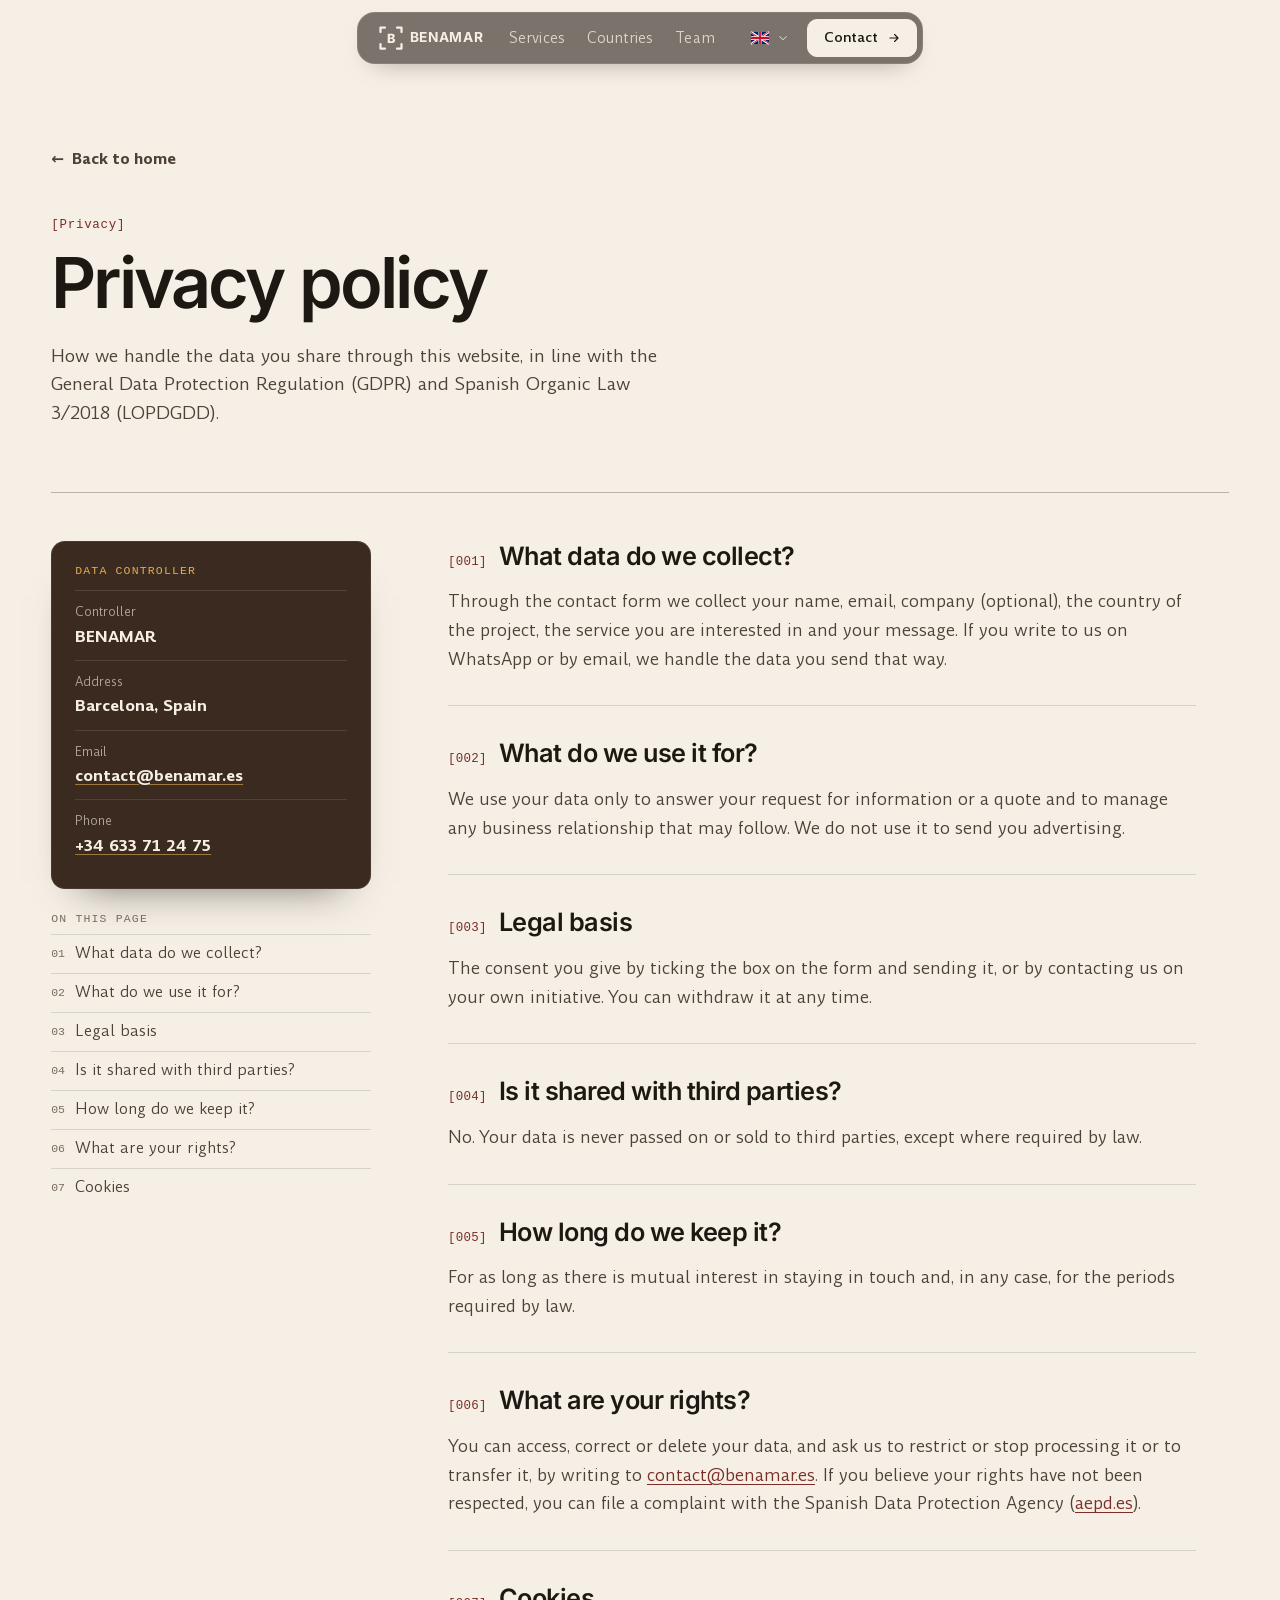
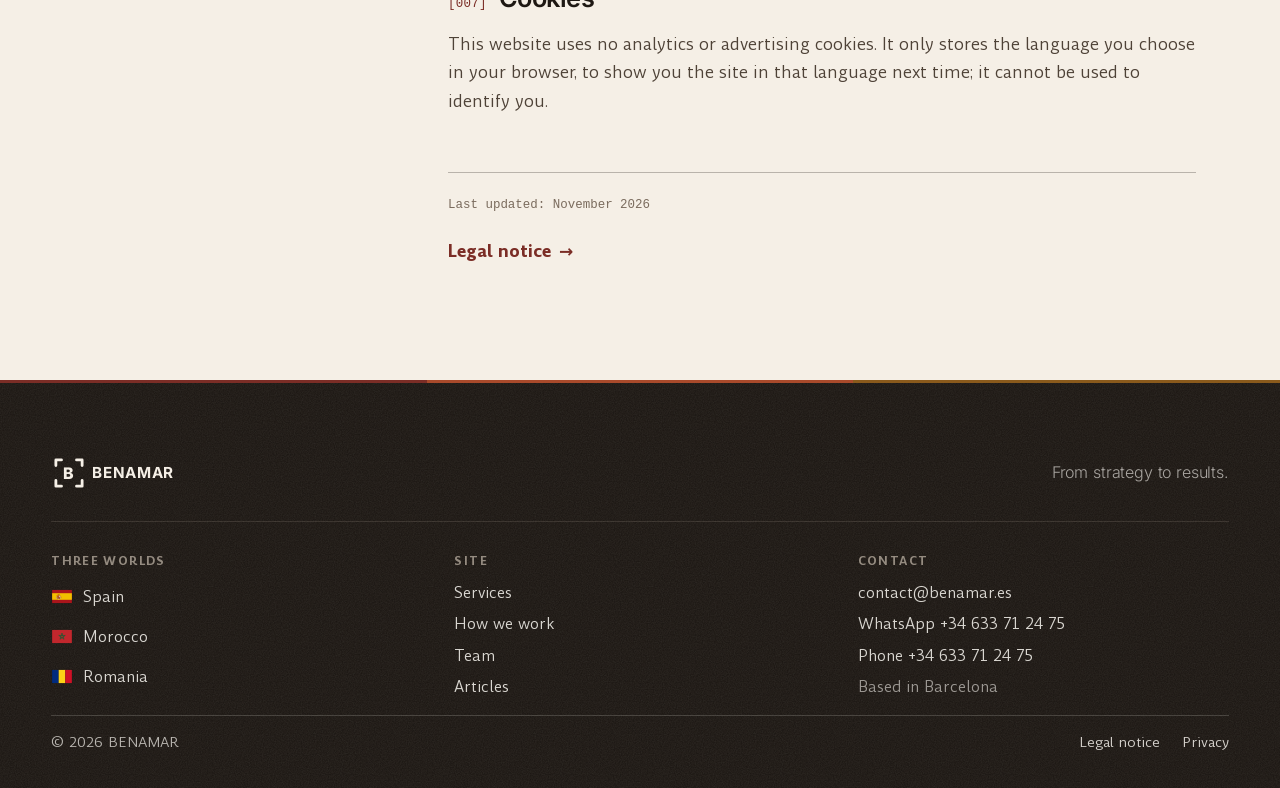
<file: privacidad.html>
<!doctype html>
<html lang="es" data-title-key="tl_priv" data-desc-key="dl_priv">
<head>
  <meta charset="utf-8">
  <meta name="viewport" content="width=device-width, initial-scale=1">
  <title>Política de privacidad · BENAMAR</title>
  <meta name="description" content="Cómo trata BENAMAR los datos que nos facilita a través de su web.">
  <link rel="canonical" href="https://benamar.es/privacidad.html">
  <meta name="theme-color" content="#F5EFE6">
  <meta property="og:type" content="website">
  <meta property="og:url" content="https://benamar.es/privacidad.html">
  <meta property="og:site_name" content="BENAMAR">
  <meta property="og:locale" content="es_ES">
  <meta property="og:title" content="Política de privacidad · BENAMAR">
  <meta property="og:description" content="Cómo trata BENAMAR los datos que nos facilita a través de su web.">
  <meta property="og:image" content="https://benamar.es/assets/img/share.jpg">
  <meta property="og:image:width" content="1200">
  <meta property="og:image:height" content="630">
  <meta name="twitter:card" content="summary_large_image">
  <link rel="icon" href="favicon.svg" type="image/svg+xml">
  <link rel="preload" href="assets/fonts/inter-latin.woff2" as="font" type="font/woff2" crossorigin>
  <link rel="preload" href="assets/fonts/amulya-400.woff2" as="font" type="font/woff2" crossorigin>
  <link rel="preload" href="assets/fonts/mano-latin.woff2" as="font" type="font/woff2" crossorigin>
  <link rel="stylesheet" href="css/style.css?v=57">
  <script>document.documentElement.classList.add('js')</script>
</head>
<body>
<!-- Política de privacidad: generada con tools/legal.mjs a partir de index.html. No editar a mano. -->
  <a class="skip" href="#main" data-i18n="skip">Saltar al contenido</a>

  <header class="hdr" data-hdr>
    <div class="hdr__in">
      <nav class="hdr__nav" aria-label="Principal" data-i18n-attr="aria-label:nav_label">
        <a href="./#servicios" data-i18n="nav_services">Servicios</a>
        <a href="./#mundos" data-i18n="nav_worlds">Países</a>
        <a href="./#equipo" data-i18n="nav_team">Equipo</a>
        <span class="hdr__ind" aria-hidden="true"></span>
      </nav>

      <a class="brand" href="./" aria-label="BENAMAR, inicio" data-i18n-attr="aria-label:brand_label">
        <svg class="brand__mark" viewBox="0 0 32 32" fill="none" aria-hidden="true"><path d="M2 8 L2 2 L8 2" stroke="currentColor" stroke-width="2" stroke-linecap="round" stroke-linejoin="round"/><path d="M24 2 L30 2 L30 8" stroke="currentColor" stroke-width="2" stroke-linecap="round" stroke-linejoin="round"/><path d="M2 24 L2 30 L8 30" stroke="currentColor" stroke-width="2" stroke-linecap="round" stroke-linejoin="round"/><path d="M30 24 L30 30 L24 30" stroke="currentColor" stroke-width="2" stroke-linecap="round" stroke-linejoin="round"/><text x="16" y="22" text-anchor="middle" font-family="Inter, -apple-system, sans-serif" font-weight="800" font-size="16" fill="currentColor">B</text></svg>
        <span class="brand__word">BENAMAR</span>
      </a>

      <div class="hdr__end">
        <div class="lang-dd" data-lang-dd>
          <button class="lang-dd__btn" type="button" aria-haspopup="true" aria-expanded="false" aria-controls="lang-list" data-lang-dd-btn>
            <span class="vh" data-i18n="lang_label">Idioma</span>
            <svg class="flag" viewBox="0 0 30 20" aria-hidden="true"><use href="#flag-es" data-lang-dd-flag/></svg>
            <span class="lang-dd__code" data-lang-dd-code>ES</span>
            <svg class="lang-dd__chev" viewBox="0 0 24 24" aria-hidden="true"><path d="m6 9 6 6 6-6" fill="none" stroke="currentColor" stroke-width="1.6"/></svg>
          </button>
          <ul class="lang-dd__list" id="lang-list" role="list" data-lang-dd-list>
            <li><button type="button" data-lang="es" lang="es" aria-pressed="true"><svg class="flag" viewBox="0 0 30 20" aria-hidden="true"><use href="#flag-es"/></svg><span>Español</span><span class="lang-dd__iso">ES</span></button></li>
            <li><button type="button" data-lang="ca" lang="ca" aria-pressed="false"><svg class="flag" viewBox="0 0 30 20" aria-hidden="true"><use href="#flag-ca"/></svg><span>Català</span><span class="lang-dd__iso">CA</span></button></li>
            <li><button type="button" data-lang="en" lang="en" aria-pressed="false"><svg class="flag" viewBox="0 0 30 20" aria-hidden="true"><use href="#flag-en"/></svg><span>English</span><span class="lang-dd__iso">EN</span></button></li>
            <li><button type="button" data-lang="fr" lang="fr" aria-pressed="false"><svg class="flag" viewBox="0 0 30 20" aria-hidden="true"><use href="#flag-fr"/></svg><span>Français</span><span class="lang-dd__iso">FR</span></button></li>
            <li><button type="button" data-lang="ro" lang="ro" aria-pressed="false"><svg class="flag" viewBox="0 0 30 20" aria-hidden="true"><use href="#flag-ro"/></svg><span>Română</span><span class="lang-dd__iso">RO</span></button></li>
          </ul>
        </div>
        <a class="btn btn--sm hdr__cta" href="./#contacto" data-i18n="hdr_cta">Contacto</a>
        <button class="hdr__menu" type="button" aria-expanded="false" aria-controls="menu" data-menu-btn>
          <span class="hdr__menu-lines" aria-hidden="true"><i></i><i></i></span>
          <span data-i18n="menu">Menú</span>
        </button>
      </div>
    </div>
    <span class="hdr__progress" aria-hidden="true"><i></i><i></i><i></i></span>
  </header>

  <div class="menu" id="menu" hidden>
    <nav class="menu__nav" aria-label="Menú" data-i18n-attr="aria-label:menu">
      <a href="./#servicios" data-i18n="nav_services">Servicios</a>
      <a href="./#mundos" data-i18n="nav_worlds">Países</a>
      <a href="./#equipo" data-i18n="nav_team">Equipo</a>
    </nav>
    <div class="menu__foot">
      <a class="btn" href="./#contacto" data-i18n="cta_main">Pedir una propuesta</a>
      <div class="langs langs--menu" role="group" aria-label="Idioma" data-i18n-attr="aria-label:lang_label">
        <button type="button" data-lang="es" lang="es" aria-pressed="true"><svg class="flag" viewBox="0 0 30 20" aria-hidden="true"><use href="#flag-es"/></svg><span>ES</span></button>
        <button type="button" data-lang="ca" lang="ca" aria-pressed="false"><svg class="flag" viewBox="0 0 30 20" aria-hidden="true"><use href="#flag-ca"/></svg><span>CA</span></button>
        <button type="button" data-lang="en" lang="en" aria-pressed="false"><svg class="flag" viewBox="0 0 30 20" aria-hidden="true"><use href="#flag-en"/></svg><span>EN</span></button>
        <button type="button" data-lang="fr" lang="fr" aria-pressed="false"><svg class="flag" viewBox="0 0 30 20" aria-hidden="true"><use href="#flag-fr"/></svg><span>FR</span></button>
        <button type="button" data-lang="ro" lang="ro" aria-pressed="false"><svg class="flag" viewBox="0 0 30 20" aria-hidden="true"><use href="#flag-ro"/></svg><span>RO</span></button>
      </div>
    </div>
  </div>

  <main id="main">

    <section class="legal" aria-label="Política de privacidad">
      <div class="wrap">
        <a class="legal__back" href="./"><span aria-hidden="true">←</span> <span data-i18n="back_home">Volver al inicio</span></a>
      <div class="legal__doc" data-legal="es" lang="es">
        <header class="legal__head">
          <p class="legal__tag">[Privacidad]</p>
          <h1>Política de privacidad</h1>
          <p class="legal__lead">Cómo tratamos los datos que nos facilita a través de esta web, conforme al Reglamento General de Protección de Datos (RGPD) y a la Ley Orgánica 3/2018 (LOPDGDD).</p>
        </header>
        <div class="legal__grid">
          <aside class="legal__aside">
            <dl class="legal__ficha" aria-label="Responsable del tratamiento">
              <p class="legal__ficha-t">Responsable del tratamiento</p>
              <div><dt>Responsable</dt><dd>BENAMAR</dd></div>
              <div><dt>Domicilio</dt><dd>Barcelona, España</dd></div>
              <div><dt>Email</dt><dd><a href="mailto:contact@benamar.es">contact@benamar.es</a></dd></div>
              <div><dt>Teléfono</dt><dd><a href="tel:+34633712475">+34 633 71 24 75</a></dd></div>
            </dl>
            <nav class="legal__idx" aria-label="En esta página">
              <p class="legal__idx-t">En esta página</p>
              <ol>
              <li><a href="#priv-es-1"><span>01</span> ¿Qué datos recogemos?</a></li>
              <li><a href="#priv-es-2"><span>02</span> ¿Con qué finalidad?</a></li>
              <li><a href="#priv-es-3"><span>03</span> ¿Cuál es la legitimación?</a></li>
              <li><a href="#priv-es-4"><span>04</span> ¿Se comunican a terceros?</a></li>
              <li><a href="#priv-es-5"><span>05</span> ¿Cuánto tiempo los conservamos?</a></li>
              <li><a href="#priv-es-6"><span>06</span> ¿Cuáles son sus derechos?</a></li>
              <li><a href="#priv-es-7"><span>07</span> Cookies</a></li>
              </ol>
            </nav>
          </aside>
          <div class="legal__body">
            <section class="legal__sec" id="priv-es-1">
              <h2><span class="legal__n" aria-hidden="true">[001]</span> ¿Qué datos recogemos?</h2>
              <p>A través del formulario de contacto recogemos su nombre, su email, su empresa (opcional), el país del proyecto, el servicio que le interesa y el mensaje que nos escriba. Si nos escribe por WhatsApp o por email, tratamos los datos que nos envíe por esa vía.</p>
            </section>
            <section class="legal__sec" id="priv-es-2">
              <h2><span class="legal__n" aria-hidden="true">[002]</span> ¿Con qué finalidad?</h2>
              <p>Usamos sus datos únicamente para responder a su solicitud de información o presupuesto y para gestionar la relación comercial que pueda derivarse de ella. No los usamos para enviarle publicidad.</p>
            </section>
            <section class="legal__sec" id="priv-es-3">
              <h2><span class="legal__n" aria-hidden="true">[003]</span> ¿Cuál es la legitimación?</h2>
              <p>El consentimiento que nos da al marcar la casilla del formulario y enviarlo, o al escribirnos por iniciativa propia. Puede retirarlo cuando quiera.</p>
            </section>
            <section class="legal__sec" id="priv-es-4">
              <h2><span class="legal__n" aria-hidden="true">[004]</span> ¿Se comunican a terceros?</h2>
              <p>No. Sus datos no se ceden ni se venden a terceros bajo ningún concepto, salvo obligación legal.</p>
            </section>
            <section class="legal__sec" id="priv-es-5">
              <h2><span class="legal__n" aria-hidden="true">[005]</span> ¿Cuánto tiempo los conservamos?</h2>
              <p>Mientras exista un interés mutuo en mantener el contacto y, en todo caso, durante los plazos que establezca la ley.</p>
            </section>
            <section class="legal__sec" id="priv-es-6">
              <h2><span class="legal__n" aria-hidden="true">[006]</span> ¿Cuáles son sus derechos?</h2>
              <p>Puede acceder a sus datos, rectificarlos o suprimirlos, así como solicitar la limitación de su tratamiento, oponerse a él o pedir su portabilidad, escribiendo a <a href="mailto:contact@benamar.es">contact@benamar.es</a>. Si considera que no se han respetado sus derechos, puede reclamar ante la Agencia Española de Protección de Datos (<a href="https://www.aepd.es/" target="_blank" rel="noopener">aepd.es</a>).</p>
            </section>
            <section class="legal__sec" id="priv-es-7">
              <h2><span class="legal__n" aria-hidden="true">[007]</span> Cookies</h2>
              <p>Esta web no usa cookies de analítica ni de publicidad. Solo guarda en su navegador el idioma que elija, para mostrarle la web en ese idioma la próxima vez; no sirve para identificarle.</p>
            </section>
            <p class="legal__upd">Última actualización: noviembre de 2026</p>
            <a class="legal__other" href="aviso-legal.html">Aviso legal <span aria-hidden="true">→</span></a>
          </div>
        </div>
      </div>
      <div class="legal__doc" data-legal="ca" lang="ca">
        <header class="legal__head">
          <p class="legal__tag">[Privacitat]</p>
          <h1>Política de privacitat</h1>
          <p class="legal__lead">Com tractem les dades que ens facilita a través d’aquest web, d’acord amb el Reglament general de protecció de dades (RGPD) i la Llei orgànica 3/2018 (LOPDGDD).</p>
        </header>
        <div class="legal__grid">
          <aside class="legal__aside">
            <dl class="legal__ficha" aria-label="Responsable del tractament">
              <p class="legal__ficha-t">Responsable del tractament</p>
              <div><dt>Responsable</dt><dd>BENAMAR</dd></div>
              <div><dt>Domicili</dt><dd>Barcelona, Espanya</dd></div>
              <div><dt>Correu</dt><dd><a href="mailto:contact@benamar.es">contact@benamar.es</a></dd></div>
              <div><dt>Telèfon</dt><dd><a href="tel:+34633712475">+34 633 71 24 75</a></dd></div>
            </dl>
            <nav class="legal__idx" aria-label="En aquesta pàgina">
              <p class="legal__idx-t">En aquesta pàgina</p>
              <ol>
              <li><a href="#priv-ca-1"><span>01</span> Quines dades recollim?</a></li>
              <li><a href="#priv-ca-2"><span>02</span> Amb quina finalitat?</a></li>
              <li><a href="#priv-ca-3"><span>03</span> Quina és la legitimació?</a></li>
              <li><a href="#priv-ca-4"><span>04</span> Es comuniquen a tercers?</a></li>
              <li><a href="#priv-ca-5"><span>05</span> Quant de temps les conservem?</a></li>
              <li><a href="#priv-ca-6"><span>06</span> Quins són els seus drets?</a></li>
              <li><a href="#priv-ca-7"><span>07</span> Galetes</a></li>
              </ol>
            </nav>
          </aside>
          <div class="legal__body">
            <section class="legal__sec" id="priv-ca-1">
              <h2><span class="legal__n" aria-hidden="true">[001]</span> Quines dades recollim?</h2>
              <p>A través del formulari de contacte recollim el seu nom, el seu correu, la seva empresa (opcional), el país del projecte, el servei que l’interessa i el missatge que ens escrigui. Si ens escriu per WhatsApp o per correu, tractem les dades que ens enviï per aquesta via.</p>
            </section>
            <section class="legal__sec" id="priv-ca-2">
              <h2><span class="legal__n" aria-hidden="true">[002]</span> Amb quina finalitat?</h2>
              <p>Fem servir les seves dades únicament per respondre a la seva sol·licitud d’informació o de pressupost i per gestionar la relació comercial que se’n pugui derivar. No les fem servir per enviar-li publicitat.</p>
            </section>
            <section class="legal__sec" id="priv-ca-3">
              <h2><span class="legal__n" aria-hidden="true">[003]</span> Quina és la legitimació?</h2>
              <p>El consentiment que ens dona en marcar la casella del formulari i enviar-lo, o en escriure’ns per iniciativa pròpia. El pot retirar quan vulgui.</p>
            </section>
            <section class="legal__sec" id="priv-ca-4">
              <h2><span class="legal__n" aria-hidden="true">[004]</span> Es comuniquen a tercers?</h2>
              <p>No. Les seves dades no se cedeixen ni es venen a tercers sota cap concepte, llevat d’obligació legal.</p>
            </section>
            <section class="legal__sec" id="priv-ca-5">
              <h2><span class="legal__n" aria-hidden="true">[005]</span> Quant de temps les conservem?</h2>
              <p>Mentre hi hagi un interès mutu a mantenir el contacte i, en tot cas, durant els terminis que estableixi la llei.</p>
            </section>
            <section class="legal__sec" id="priv-ca-6">
              <h2><span class="legal__n" aria-hidden="true">[006]</span> Quins són els seus drets?</h2>
              <p>Pot accedir a les seves dades, rectificar-les o suprimir-les, així com sol·licitar-ne la limitació del tractament, oposar-s’hi o demanar-ne la portabilitat, escrivint a <a href="mailto:contact@benamar.es">contact@benamar.es</a>. Si considera que no s’han respectat els seus drets, pot reclamar davant l’Agència Espanyola de Protecció de Dades (<a href="https://www.aepd.es/" target="_blank" rel="noopener">aepd.es</a>).</p>
            </section>
            <section class="legal__sec" id="priv-ca-7">
              <h2><span class="legal__n" aria-hidden="true">[007]</span> Galetes</h2>
              <p>Aquest web no fa servir galetes d’analítica ni de publicitat. Només desa al seu navegador l’idioma que triï, per mostrar-li el web en aquest idioma la propera vegada; no serveix per identificar-lo.</p>
            </section>
            <p class="legal__upd">Última actualització: novembre de 2026</p>
            <a class="legal__other" href="aviso-legal.html">Avís legal <span aria-hidden="true">→</span></a>
          </div>
        </div>
      </div>
      <div class="legal__doc" data-legal="en" lang="en">
        <header class="legal__head">
          <p class="legal__tag">[Privacy]</p>
          <h1>Privacy policy</h1>
          <p class="legal__lead">How we handle the data you share through this website, in line with the General Data Protection Regulation (GDPR) and Spanish Organic Law 3/2018 (LOPDGDD).</p>
        </header>
        <div class="legal__grid">
          <aside class="legal__aside">
            <dl class="legal__ficha" aria-label="Data controller">
              <p class="legal__ficha-t">Data controller</p>
              <div><dt>Controller</dt><dd>BENAMAR</dd></div>
              <div><dt>Address</dt><dd>Barcelona, Spain</dd></div>
              <div><dt>Email</dt><dd><a href="mailto:contact@benamar.es">contact@benamar.es</a></dd></div>
              <div><dt>Phone</dt><dd><a href="tel:+34633712475">+34 633 71 24 75</a></dd></div>
            </dl>
            <nav class="legal__idx" aria-label="On this page">
              <p class="legal__idx-t">On this page</p>
              <ol>
              <li><a href="#priv-en-1"><span>01</span> What data do we collect?</a></li>
              <li><a href="#priv-en-2"><span>02</span> What do we use it for?</a></li>
              <li><a href="#priv-en-3"><span>03</span> Legal basis</a></li>
              <li><a href="#priv-en-4"><span>04</span> Is it shared with third parties?</a></li>
              <li><a href="#priv-en-5"><span>05</span> How long do we keep it?</a></li>
              <li><a href="#priv-en-6"><span>06</span> What are your rights?</a></li>
              <li><a href="#priv-en-7"><span>07</span> Cookies</a></li>
              </ol>
            </nav>
          </aside>
          <div class="legal__body">
            <section class="legal__sec" id="priv-en-1">
              <h2><span class="legal__n" aria-hidden="true">[001]</span> What data do we collect?</h2>
              <p>Through the contact form we collect your name, email, company (optional), the country of the project, the service you are interested in and your message. If you write to us on WhatsApp or by email, we handle the data you send that way.</p>
            </section>
            <section class="legal__sec" id="priv-en-2">
              <h2><span class="legal__n" aria-hidden="true">[002]</span> What do we use it for?</h2>
              <p>We use your data only to answer your request for information or a quote and to manage any business relationship that may follow. We do not use it to send you advertising.</p>
            </section>
            <section class="legal__sec" id="priv-en-3">
              <h2><span class="legal__n" aria-hidden="true">[003]</span> Legal basis</h2>
              <p>The consent you give by ticking the box on the form and sending it, or by contacting us on your own initiative. You can withdraw it at any time.</p>
            </section>
            <section class="legal__sec" id="priv-en-4">
              <h2><span class="legal__n" aria-hidden="true">[004]</span> Is it shared with third parties?</h2>
              <p>No. Your data is never passed on or sold to third parties, except where required by law.</p>
            </section>
            <section class="legal__sec" id="priv-en-5">
              <h2><span class="legal__n" aria-hidden="true">[005]</span> How long do we keep it?</h2>
              <p>For as long as there is mutual interest in staying in touch and, in any case, for the periods required by law.</p>
            </section>
            <section class="legal__sec" id="priv-en-6">
              <h2><span class="legal__n" aria-hidden="true">[006]</span> What are your rights?</h2>
              <p>You can access, correct or delete your data, and ask us to restrict or stop processing it or to transfer it, by writing to <a href="mailto:contact@benamar.es">contact@benamar.es</a>. If you believe your rights have not been respected, you can file a complaint with the Spanish Data Protection Agency (<a href="https://www.aepd.es/" target="_blank" rel="noopener">aepd.es</a>).</p>
            </section>
            <section class="legal__sec" id="priv-en-7">
              <h2><span class="legal__n" aria-hidden="true">[007]</span> Cookies</h2>
              <p>This website uses no analytics or advertising cookies. It only stores the language you choose in your browser, to show you the site in that language next time; it cannot be used to identify you.</p>
            </section>
            <p class="legal__upd">Last updated: November 2026</p>
            <a class="legal__other" href="aviso-legal.html">Legal notice <span aria-hidden="true">→</span></a>
          </div>
        </div>
      </div>
      <div class="legal__doc" data-legal="fr" lang="fr">
        <header class="legal__head">
          <p class="legal__tag">[Confidentialité]</p>
          <h1>Politique de confidentialité</h1>
          <p class="legal__lead">Comment nous traitons les données que vous nous transmettez via ce site, conformément au Règlement général sur la protection des données (RGPD) et à la loi organique espagnole 3/2018 (LOPDGDD).</p>
        </header>
        <div class="legal__grid">
          <aside class="legal__aside">
            <dl class="legal__ficha" aria-label="Responsable du traitement">
              <p class="legal__ficha-t">Responsable du traitement</p>
              <div><dt>Responsable</dt><dd>BENAMAR</dd></div>
              <div><dt>Adresse</dt><dd>Barcelone, Espagne</dd></div>
              <div><dt>E-mail</dt><dd><a href="mailto:contact@benamar.es">contact@benamar.es</a></dd></div>
              <div><dt>Téléphone</dt><dd><a href="tel:+34633712475">+34 633 71 24 75</a></dd></div>
            </dl>
            <nav class="legal__idx" aria-label="Sur cette page">
              <p class="legal__idx-t">Sur cette page</p>
              <ol>
              <li><a href="#priv-fr-1"><span>01</span> Quelles données collectons-nous ?</a></li>
              <li><a href="#priv-fr-2"><span>02</span> Dans quel but ?</a></li>
              <li><a href="#priv-fr-3"><span>03</span> Sur quelle base légale ?</a></li>
              <li><a href="#priv-fr-4"><span>04</span> Les données sont-elles communiquées à des tiers ?</a></li>
              <li><a href="#priv-fr-5"><span>05</span> Combien de temps les conservons-nous ?</a></li>
              <li><a href="#priv-fr-6"><span>06</span> Quels sont vos droits ?</a></li>
              <li><a href="#priv-fr-7"><span>07</span> Cookies</a></li>
              </ol>
            </nav>
          </aside>
          <div class="legal__body">
            <section class="legal__sec" id="priv-fr-1">
              <h2><span class="legal__n" aria-hidden="true">[001]</span> Quelles données collectons-nous ?</h2>
              <p>Via le formulaire de contact, nous collectons votre nom, votre e-mail, votre entreprise (facultatif), le pays du projet, le service qui vous intéresse et votre message. Si vous nous écrivez sur WhatsApp ou par e-mail, nous traitons les données que vous nous envoyez par ce biais.</p>
            </section>
            <section class="legal__sec" id="priv-fr-2">
              <h2><span class="legal__n" aria-hidden="true">[002]</span> Dans quel but ?</h2>
              <p>Nous utilisons vos données uniquement pour répondre à votre demande d’information ou de devis et pour gérer la relation commerciale qui pourrait en découler. Nous ne les utilisons pas pour vous envoyer de la publicité.</p>
            </section>
            <section class="legal__sec" id="priv-fr-3">
              <h2><span class="legal__n" aria-hidden="true">[003]</span> Sur quelle base légale ?</h2>
              <p>Le consentement que vous donnez en cochant la case du formulaire et en l’envoyant, ou en nous écrivant de votre propre initiative. Vous pouvez le retirer à tout moment.</p>
            </section>
            <section class="legal__sec" id="priv-fr-4">
              <h2><span class="legal__n" aria-hidden="true">[004]</span> Les données sont-elles communiquées à des tiers ?</h2>
              <p>Non. Vos données ne sont jamais cédées ni vendues à des tiers, sauf obligation légale.</p>
            </section>
            <section class="legal__sec" id="priv-fr-5">
              <h2><span class="legal__n" aria-hidden="true">[005]</span> Combien de temps les conservons-nous ?</h2>
              <p>Tant qu’il existe un intérêt mutuel à rester en contact et, en tout état de cause, pendant les délais prévus par la loi.</p>
            </section>
            <section class="legal__sec" id="priv-fr-6">
              <h2><span class="legal__n" aria-hidden="true">[006]</span> Quels sont vos droits ?</h2>
              <p>Vous pouvez accéder à vos données, les rectifier ou les supprimer, ainsi que demander la limitation de leur traitement, vous y opposer ou demander leur portabilité, en écrivant à <a href="mailto:contact@benamar.es">contact@benamar.es</a>. Si vous estimez que vos droits n’ont pas été respectés, vous pouvez déposer une réclamation auprès de l’Agence espagnole de protection des données (<a href="https://www.aepd.es/" target="_blank" rel="noopener">aepd.es</a>).</p>
            </section>
            <section class="legal__sec" id="priv-fr-7">
              <h2><span class="legal__n" aria-hidden="true">[007]</span> Cookies</h2>
              <p>Ce site n’utilise aucun cookie d’analyse ni de publicité. Il enregistre seulement dans votre navigateur la langue que vous choisissez, pour vous afficher le site dans cette langue la prochaine fois ; cela ne permet pas de vous identifier.</p>
            </section>
            <p class="legal__upd">Dernière mise à jour : novembre 2026</p>
            <a class="legal__other" href="aviso-legal.html">Mentions légales <span aria-hidden="true">→</span></a>
          </div>
        </div>
      </div>
      <div class="legal__doc" data-legal="ro" lang="ro">
        <header class="legal__head">
          <p class="legal__tag">[Confidențialitate]</p>
          <h1>Politica de confidențialitate</h1>
          <p class="legal__lead">Cum tratăm datele pe care ni le transmiteți prin acest site, conform Regulamentului general privind protecția datelor (GDPR) și Legii organice spaniole 3/2018 (LOPDGDD).</p>
        </header>
        <div class="legal__grid">
          <aside class="legal__aside">
            <dl class="legal__ficha" aria-label="Operatorul de date">
              <p class="legal__ficha-t">Operatorul de date</p>
              <div><dt>Operator</dt><dd>BENAMAR</dd></div>
              <div><dt>Sediu</dt><dd>Barcelona, Spania</dd></div>
              <div><dt>E-mail</dt><dd><a href="mailto:contact@benamar.es">contact@benamar.es</a></dd></div>
              <div><dt>Telefon</dt><dd><a href="tel:+34633712475">+34 633 71 24 75</a></dd></div>
            </dl>
            <nav class="legal__idx" aria-label="Pe această pagină">
              <p class="legal__idx-t">Pe această pagină</p>
              <ol>
              <li><a href="#priv-ro-1"><span>01</span> Ce date colectăm?</a></li>
              <li><a href="#priv-ro-2"><span>02</span> În ce scop?</a></li>
              <li><a href="#priv-ro-3"><span>03</span> Care este temeiul legal?</a></li>
              <li><a href="#priv-ro-4"><span>04</span> Sunt comunicate terților?</a></li>
              <li><a href="#priv-ro-5"><span>05</span> Cât timp le păstrăm?</a></li>
              <li><a href="#priv-ro-6"><span>06</span> Care sunt drepturile dumneavoastră?</a></li>
              <li><a href="#priv-ro-7"><span>07</span> Cookie-uri</a></li>
              </ol>
            </nav>
          </aside>
          <div class="legal__body">
            <section class="legal__sec" id="priv-ro-1">
              <h2><span class="legal__n" aria-hidden="true">[001]</span> Ce date colectăm?</h2>
              <p>Prin formularul de contact colectăm numele, adresa de e-mail, firma (opțional), țara proiectului, serviciul care vă interesează și mesajul dumneavoastră. Dacă ne scrieți pe WhatsApp sau prin e-mail, tratăm datele pe care ni le trimiteți pe această cale.</p>
            </section>
            <section class="legal__sec" id="priv-ro-2">
              <h2><span class="legal__n" aria-hidden="true">[002]</span> În ce scop?</h2>
              <p>Folosim datele dumneavoastră doar pentru a răspunde cererii de informații sau de ofertă și pentru a gestiona relația comercială care ar putea rezulta. Nu le folosim pentru a vă trimite publicitate.</p>
            </section>
            <section class="legal__sec" id="priv-ro-3">
              <h2><span class="legal__n" aria-hidden="true">[003]</span> Care este temeiul legal?</h2>
              <p>Consimțământul pe care ni-l dați bifând căsuța din formular și trimițându-l sau scriindu-ne din proprie inițiativă. Îl puteți retrage oricând.</p>
            </section>
            <section class="legal__sec" id="priv-ro-4">
              <h2><span class="legal__n" aria-hidden="true">[004]</span> Sunt comunicate terților?</h2>
              <p>Nu. Datele dumneavoastră nu sunt cedate sau vândute terților în niciun caz, cu excepția obligațiilor legale.</p>
            </section>
            <section class="legal__sec" id="priv-ro-5">
              <h2><span class="legal__n" aria-hidden="true">[005]</span> Cât timp le păstrăm?</h2>
              <p>Cât timp există un interes reciproc de a păstra legătura și, în orice caz, pe durata prevăzută de lege.</p>
            </section>
            <section class="legal__sec" id="priv-ro-6">
              <h2><span class="legal__n" aria-hidden="true">[006]</span> Care sunt drepturile dumneavoastră?</h2>
              <p>Puteți accesa, rectifica sau șterge datele, precum și solicita restricționarea prelucrării, vă puteți opune acesteia sau puteți cere portabilitatea lor, scriind la <a href="mailto:contact@benamar.es">contact@benamar.es</a>. Dacă considerați că drepturile v-au fost încălcate, puteți depune o plângere la Agenția Spaniolă pentru Protecția Datelor (<a href="https://www.aepd.es/" target="_blank" rel="noopener">aepd.es</a>).</p>
            </section>
            <section class="legal__sec" id="priv-ro-7">
              <h2><span class="legal__n" aria-hidden="true">[007]</span> Cookie-uri</h2>
              <p>Acest site nu folosește cookie-uri de analiză sau de publicitate. Salvează în browser doar limba pe care o alegeți, pentru a vă arăta site-ul în acea limbă data viitoare; nu poate fi folosită pentru a vă identifica.</p>
            </section>
            <p class="legal__upd">Ultima actualizare: noiembrie 2026</p>
            <a class="legal__other" href="aviso-legal.html">Mențiuni legale <span aria-hidden="true">→</span></a>
          </div>
        </div>
      </div>
      </div>
    </section>

  </main>

  <footer class="ftr">
    <span class="tri tri--edge" aria-hidden="true"><i></i><i></i><i></i></span>
    <div class="wrap">
      <div class="ftr__brand" data-reveal>
        <a class="ftr__logo" href="./" aria-label="BENAMAR, inicio" data-i18n-attr="aria-label:brand_label">
          <svg class="ftr__logo-mark" viewBox="0 0 32 32" fill="none" aria-hidden="true"><path d="M2 8 L2 2 L8 2" stroke="currentColor" stroke-width="2" stroke-linecap="round" stroke-linejoin="round"/><path d="M24 2 L30 2 L30 8" stroke="currentColor" stroke-width="2" stroke-linecap="round" stroke-linejoin="round"/><path d="M2 24 L2 30 L8 30" stroke="currentColor" stroke-width="2" stroke-linecap="round" stroke-linejoin="round"/><path d="M30 24 L30 30 L24 30" stroke="currentColor" stroke-width="2" stroke-linecap="round" stroke-linejoin="round"/><text x="16" y="22" text-anchor="middle" font-family="Inter, -apple-system, sans-serif" font-weight="800" font-size="16" fill="currentColor">B</text></svg>
          <span>BENAMAR</span>
        </a>
        <p class="ftr__claim"><span data-i18n="h1a">De la estrategia</span> <span data-i18n="h1b">al resultado.</span></p>
      </div>

      <div class="ftr__cards">
        <section class="ftr__card" aria-labelledby="ftr-paises" data-reveal style="--d: 0">
          <h2 class="ftr__h" id="ftr-paises" data-i18n="ftr_worlds">Tres mundos</h2>
            <ul class="ftr__countries">
              <li><a href="espana.html"><svg class="flag" viewBox="0 0 30 20" aria-hidden="true"><use href="#flag-es"/></svg><span data-i18n="name_es">España</span></a></li>
              <li><a href="marruecos.html"><svg class="flag" viewBox="0 0 30 20" aria-hidden="true"><use href="#flag-ma"/></svg><span data-i18n="name_ma">Marruecos</span></a></li>
              <li><a href="rumania.html"><svg class="flag" viewBox="0 0 30 20" aria-hidden="true"><use href="#flag-ro"/></svg><span data-i18n="name_ro">Rumanía</span></a></li>
            </ul>
        </section>
        <nav class="ftr__card" aria-labelledby="ftr-nav" data-reveal style="--d: 1">
          <h2 class="ftr__h" id="ftr-nav" data-i18n="ftr_nav">Navegación</h2>
          <ul>
            <li><a href="./#servicios" data-i18n="nav_services">Servicios</a></li>
            <li><a href="./#metodo" data-i18n="method_h">Cómo trabajamos</a></li>
            <li><a href="./#equipo" data-i18n="nav_team">Equipo</a></li>
            <li><a href="articulos/" data-i18n-attr="href:art_href" data-i18n="nav_articles">Artículos</a></li>
          </ul>
        </nav>
        <section class="ftr__card" aria-labelledby="ftr-contacto" data-reveal style="--d: 2">
          <h2 class="ftr__h" id="ftr-contacto" data-i18n="ftr_contact">Contacto</h2>
          <ul>
            <li><a href="mailto:contact@benamar.es">contact@benamar.es</a></li>
            <li><a href="https://wa.me/34633712475" target="_blank" rel="noopener">WhatsApp +34 633 71 24 75<span class="vh" data-i18n="newtab"> (se abre en una pestaña nueva)</span></a></li>
            <li><a href="tel:+34633712475"><span data-i18n="c_phone">Teléfono</span> +34 633 71 24 75</a></li>
            <li class="ftr__muted" data-i18n="ftr_base">Base en Barcelona</li>
          </ul>
        </section>
      </div>

            <div class="ftr__legal">
        <p>© <span data-year>2026</span> BENAMAR</p>
        <p>
          <a href="aviso-legal.html" data-i18n-attr="href:legal_href" data-i18n="legal1">Aviso legal</a>
          <a href="privacidad.html" data-i18n-attr="href:privacy_href" data-i18n="legal2">Privacidad</a>
        </p>
      </div>
    </div>
  </footer>

  <a class="wa-float" href="https://wa.me/34633712475?text=Hola%2C%20quiero%20pedir%20una%20propuesta." target="_blank" rel="noopener" aria-label="Escribir por WhatsApp" data-i18n-attr="href:wa_href;aria-label:cta_wa" data-wa-float>
    <svg class="wa-float__ico" viewBox="0 0 24 24" aria-hidden="true"><path d="M12 3.2a8.8 8.8 0 0 0-7.6 13.2L3.2 20.8l4.5-1.2A8.8 8.8 0 1 0 12 3.2Z" fill="none" stroke="currentColor" stroke-width="1.6" stroke-linejoin="round"/><path d="M9.1 7.9c.2-.4.4-.4.7-.4h.5c.2 0 .4 0 .6.5l.7 1.7c.1.2.1.4 0 .6l-.4.6c-.1.2-.2.3 0 .6.4.7 1 1.3 1.6 1.8.6.4 1 .6 1.3.7.2.1.4 0 .5-.1l.6-.8c.2-.2.4-.2.6-.1l1.6.8c.2.1.4.2.4.4 0 .6-.2 1.2-.6 1.5-.5.4-1.2.7-2 .5-1-.2-2.2-.7-3.5-1.8-1.4-1.2-2.3-2.6-2.6-3.4-.4-1-.1-2 .4-2.6Z" fill="currentColor"/></svg>
    <span class="wa-float__l" data-i18n="cta_wa">Escribir por WhatsApp</span>
  </a>

  <svg id="sprite" width="0" height="0" style="position:absolute" aria-hidden="true" focusable="false">
    <defs><filter id="viento" x="-10%" y="-22%" width="120%" height="144%" color-interpolation-filters="sRGB"><feTurbulence type="fractalNoise" baseFrequency=".07 .05" numOctaves="1" seed="5" result="w"><animate attributeName="baseFrequency" values=".07 .05;.088 .041;.07 .05" dur="3.4s" repeatCount="indefinite" calcMode="spline" keyTimes="0;.5;1" keySplines=".45 0 .55 1;.45 0 .55 1"/></feTurbulence><feDisplacementMap in="SourceGraphic" in2="w" scale="1.6" xChannelSelector="R" yChannelSelector="G" result="d"><animate attributeName="scale" values="1.6;4.2;1.6" dur="2.6s" repeatCount="indefinite" calcMode="spline" keyTimes="0;.5;1" keySplines=".45 0 .55 1;.45 0 .55 1"/></feDisplacementMap><feTurbulence type="fractalNoise" baseFrequency=".1 .004" numOctaves="1" seed="12" result="p"/><feOffset in="p" dx="0" result="po"><animate attributeName="dx" values="-3;3;-3" dur="3.4s" repeatCount="indefinite" calcMode="spline" keyTimes="0;.5;1" keySplines=".45 0 .55 1;.45 0 .55 1"/></feOffset><feColorMatrix in="po" type="matrix" values="0 0 0 0 0  0 0 0 0 0  0 0 0 0 0  0 3.2 0 0 -1.55" result="sa"/><feFlood flood-color="#120a04" flood-opacity=".36"/><feComposite in2="sa" operator="in"/><feComposite in2="d" operator="in" result="sombra"/><feColorMatrix in="po" type="matrix" values="0 0 0 0 1  0 0 0 0 1  0 0 0 0 1  0 -3.2 0 0 1.45" result="la"/><feFlood flood-color="#fff" flood-opacity=".24"/><feComposite in2="la" operator="in"/><feComposite in2="d" operator="in" result="luz"/><feMerge><feMergeNode in="d"/><feMergeNode in="sombra"/><feMergeNode in="luz"/></feMerge></filter><filter id="tinta" x="-10%" y="-10%" width="120%" height="120%"><feTurbulence type="fractalNoise" baseFrequency=".35" numOctaves="1" seed="7"/><feDisplacementMap in="SourceGraphic" scale=".6"/></filter><clipPath id="uk-t"><path d="M30 15h30v15zv15H0zH0V0zV0h30z"/></clipPath></defs>
    <symbol id="flag-es" viewBox="0 0 30 20"><rect x="1.5" y="1" width="27" height="18" fill="#AA151B"/><rect x="1.5" y="5.5" width="27" height="9" fill="#F1BF00"/><g transform="translate(2.307 0.471) scale(0.03971)"><path fill="#ad1519" d="m127.3 213.3-.8-.1-1-1-.7-.4-.6-.8s-.7-1.1-.4-2c.3-.9.9-1.2 1.4-1.5a12 12 0 0 1 1.5-.5l1-.4 1.3-.3.5-.3c.2 0 .7 0 1-.2l1-.2 1.6.1h4.8c.4 0 1.2.3 1.4.4a35 35 0 0 0 2 .7c.5.1 1.6.3 2.2.6.5.3.9.7 1.1 1l.5 1v1.1l-.5.8-.6 1-.8.6s-.5.5-1 .4c-.4 0-4.8-.8-7.6-.8s-7.3.9-7.3.9"/><path fill="none" stroke="#000" stroke-linejoin="round" stroke-width=".3" d="m127.3 213.3-.8-.1-1-1-.7-.4-.6-.8s-.7-1.1-.4-2c.3-.9.9-1.2 1.4-1.5a12 12 0 0 1 1.5-.5l1-.4 1.3-.3.5-.3c.2 0 .7 0 1-.2l1-.2 1.6.1h4.8c.4 0 1.2.3 1.4.4a35 35 0 0 0 2 .7c.5.1 1.6.3 2.2.6.5.3.9.7 1.1 1l.5 1v1.1l-.5.8-.6 1-.8.6s-.5.5-1 .4c-.4 0-4.8-.8-7.6-.8s-7.3.9-7.3.9z"/><path fill="#c8b100" d="M133.3 207c0-1.3.6-2.3 1.3-2.3.8 0 1.4 1 1.4 2.4 0 1.3-.6 2.4-1.4 2.4s-1.3-1.1-1.3-2.5"/><path fill="none" stroke="#000" stroke-width=".3" d="M133.3 207c0-1.3.6-2.3 1.3-2.3.8 0 1.4 1 1.4 2.4 0 1.3-.6 2.4-1.4 2.4s-1.3-1.1-1.3-2.5z"/><path fill="#c8b100" d="M134 207c0-1.2.3-2.1.7-2.1.3 0 .6 1 .6 2.1 0 1.3-.3 2.2-.6 2.2-.4 0-.6-1-.6-2.2"/><path fill="none" stroke="#000" stroke-width=".3" d="M134 207c0-1.2.3-2.1.7-2.1.3 0 .6 1 .6 2.1 0 1.3-.3 2.2-.6 2.2-.4 0-.6-1-.6-2.2z"/><path fill="#c8b100" d="M133.8 204.5c0-.4.4-.8.8-.8s1 .4 1 .8c0 .5-.5.9-1 .9s-.8-.4-.8-.9"/><path fill="#c8b100" d="M135.3 204.2v.6h-1.4v-.6h.5V203h-.7v-.6h.7v-.5h.5v.5h.6v.6h-.6v1.2z"/><path fill="none" stroke="#000" stroke-width=".3" d="M135.3 204.2v.6h-1.4v-.6h.5V203h-.7v-.6h.7v-.5h.5v.5h.6v.6h-.6v1.2h.4"/><path fill="#c8b100" d="M135.9 204.2v.6h-2.5v-.6h1V203h-.7v-.6h.7v-.5h.5v.5h.6v.6h-.6v1.2z"/><path fill="none" stroke="#000" stroke-width=".3" d="M135.9 204.2v.6h-2.5v-.6h1V203h-.7v-.6h.7v-.5h.5v.5h.6v.6h-.6v1.2h1"/><path fill="none" stroke="#000" stroke-width=".3" d="M134.9 203.7c.4.1.6.4.6.8 0 .5-.4.9-.8.9s-1-.4-1-.9c0-.4.3-.7.7-.8"/><path fill="#c8b100" d="M134.7 213.2H130v-1.1l-.3-1.2-.2-1.5c-1.3-1.7-2.5-2.8-2.9-2.5.1-.3.2-.6.5-.7 1.1-.7 3.5 1 5.2 3.6l.5.7h3.8l.4-.7c1.8-2.7 4.1-4.3 5.2-3.6.3.1.4.4.5.7-.4-.3-1.6.8-2.9 2.5l-.2 1.5-.2 1.2-.1 1.1z"/><path fill="none" stroke="#000" stroke-width=".3" d="M134.7 213.2H130v-1.1l-.3-1.2-.2-1.5c-1.3-1.7-2.5-2.8-2.9-2.5.1-.3.2-.6.5-.7 1.1-.7 3.5 1 5.2 3.6l.5.7h3.8l.4-.7c1.8-2.7 4.1-4.3 5.2-3.6.3.1.4.4.5.7-.4-.3-1.6.8-2.9 2.5l-.2 1.5-.2 1.2-.1 1.1z"/><path fill="none" stroke="#000" stroke-width=".3" d="M126.8 206.8c1-.5 3 1.1 4.6 3.6m11-3.6c-.8-.5-2.8 1.1-4.5 3.6"/><path fill="#c8b100" d="m127.8 215.3-.5-1a27.3 27.3 0 0 1 14.7 0l-.5.8a5.7 5.7 0 0 0-.3.8 22.9 22.9 0 0 0-6.6-.8c-2.6 0-5.2.3-6.5.8z"/><path fill="none" stroke="#000" stroke-width=".3" d="m127.8 215.3-.5-1a27.3 27.3 0 0 1 14.7 0l-.5.8a5.7 5.7 0 0 0-.3.8 22.9 22.9 0 0 0-6.6-.8c-2.6 0-5.2.3-6.5.8l-.3-.6"/><path fill="#c8b100" d="M134.6 217.7c2.4 0 5-.4 5.9-.6.6-.2 1-.5 1-.8 0-.2-.2-.3-.4-.4-1.4-.5-4-.8-6.5-.8s-5 .3-6.4.8c-.2 0-.3.2-.4.3 0 .4.3.7 1 .9 1 .2 3.5.6 5.8.6"/><path fill="none" stroke="#000" stroke-width=".3" d="M134.6 217.7c2.4 0 5-.4 5.9-.6.6-.2 1-.5 1-.8 0-.2-.2-.3-.4-.4-1.4-.5-4-.8-6.5-.8s-5 .3-6.4.8c-.2 0-.3.2-.4.3 0 .4.3.7 1 .9 1 .2 3.5.6 5.8.6z"/><path fill="#c8b100" d="m142.1 213.2-.5-.5s-.6.3-1.3.2c-.6 0-.9-1-.9-1s-.7.7-1.3.7c-.7 0-1-.6-1-.6s-.7.5-1.3.4c-.6 0-1.2-.8-1.2-.8s-.6.8-1.2.8c-.6.1-1-.5-1-.5s-.4.6-1.1.7-1.4-.6-1.4-.6-.5.7-1 1c-.5 0-1.2-.4-1.2-.4l-.2.5-.3.1.2.5a27 27 0 0 1 7.2-.9c3 0 5.5.4 7.4 1z"/><path fill="none" stroke="#000" stroke-width=".3" d="m142.1 213.2-.5-.5s-.6.3-1.3.2c-.6 0-.9-1-.9-1s-.7.7-1.3.7c-.7 0-1-.6-1-.6s-.7.5-1.3.4c-.6 0-1.2-.8-1.2-.8s-.6.8-1.2.8c-.6.1-1-.5-1-.5s-.4.6-1.1.7-1.4-.6-1.4-.6-.5.7-1 1c-.5 0-1.2-.4-1.2-.4l-.2.5-.3.1.2.5a27 27 0 0 1 7.2-.9c3 0 5.5.4 7.4 1z"/><path fill="#c8b100" d="M134.7 210.7h.2a1 1 0 0 0 0 .4c0 .6.4 1 1 1a1 1 0 0 0 1-.7l.2-.3v.4c.1.5.6.8 1.1.8.6 0 1-.4 1-1v-.1l.4-.4.2.5a.9.9 0 0 0-.1.4 1 1 0 0 0 1 1c.4 0 .7-.2.9-.5l.2-.2v.3c0 .3.1.6.4.7 0 0 .4 0 1-.4l.7-.7v.4s-.5.8-1 1c-.2.2-.5.4-.8.3-.3 0-.6-.3-.7-.6-.2.2-.4.2-.7.2-.6 0-1.2-.3-1.4-.8-.3.3-.7.5-1.1.5a1.6 1.6 0 0 1-1.2-.6 1.6 1.6 0 0 1-1 .4 1.6 1.6 0 0 1-1.3-.6 1.6 1.6 0 0 1-2.4.2 1.6 1.6 0 0 1-1.2.6 1.5 1.5 0 0 1-1.1-.5c-.2.5-.8.8-1.4.8-.2 0-.5 0-.7-.2-.1.3-.4.6-.7.6-.3 0-.6 0-.9-.2l-1-1 .1-.5.8.7c.5.4.9.4.9.4.3 0 .4-.4.4-.7v-.3l.2.2c.2.3.5.5.9.5a1 1 0 0 0 1-1 .9.9 0 0 0 0-.4v-.5l.4.4a.7.7 0 0 0 0 .1c0 .6.5 1 1 1 .6 0 1-.3 1.1-.9v-.3l.2.3c.2.4.6.7 1 .7.7 0 1.1-.4 1.1-1a1 1 0 0 0 0-.3h.3"/><path fill="none" stroke="#000" stroke-width=".3" d="M134.7 210.7h.2a1 1 0 0 0 0 .4c0 .6.4 1 1 1a1 1 0 0 0 1-.7l.2-.3v.4c.1.5.6.8 1.1.8.6 0 1-.4 1-1v-.1l.4-.4.2.5a.9.9 0 0 0-.1.4 1 1 0 0 0 1 1c.4 0 .7-.2.9-.5l.2-.2v.3c0 .3.1.6.4.7 0 0 .4 0 1-.4l.7-.7v.4s-.5.8-1 1c-.2.2-.5.4-.8.3-.3 0-.6-.3-.7-.6-.2.2-.4.2-.7.2-.6 0-1.2-.3-1.4-.8-.3.3-.7.5-1.1.5a1.6 1.6 0 0 1-1.2-.6 1.6 1.6 0 0 1-1 .4 1.6 1.6 0 0 1-1.3-.6 1.6 1.6 0 0 1-2.4.2 1.6 1.6 0 0 1-1.2.6 1.5 1.5 0 0 1-1.1-.5c-.2.5-.8.8-1.4.8-.2 0-.5 0-.7-.2-.1.3-.4.6-.7.6-.3 0-.6 0-.9-.2l-1-1 .1-.5.8.7c.5.4.9.4.9.4.3 0 .4-.4.4-.7v-.3l.2.2c.2.3.5.5.9.5a1 1 0 0 0 1-1 .9.9 0 0 0 0-.4v-.5l.4.4a.7.7 0 0 0 0 .1c0 .6.5 1 1 1 .6 0 1-.3 1.1-.9v-.3l.2.3c.2.4.6.7 1 .7.7 0 1.1-.4 1.1-1a1 1 0 0 0 0-.3h.3z"/><path fill="#c8b100" d="M134.6 213.3c-2.9 0-5.5.4-7.3 1l-.3-.2.1-.3a27 27 0 0 1 7.5-1c3 0 5.7.4 7.6 1 0 0 .2.2.1.3l-.3.2a27.3 27.3 0 0 0-7.4-1"/><path fill="none" stroke="#000" stroke-linejoin="round" stroke-width=".3" d="M134.6 213.3c-2.9 0-5.5.4-7.3 1l-.3-.2.1-.3a27 27 0 0 1 7.5-1c3 0 5.7.4 7.6 1 0 0 .2.2.1.3l-.3.2a27.3 27.3 0 0 0-7.4-1z"/><path fill="#fff" d="M131.8 214.4c0-.3.2-.4.5-.4a.4.4 0 0 1 .4.4c0 .2-.2.4-.4.4a.4.4 0 0 1-.5-.4"/><path fill="none" stroke="#000" stroke-width=".3" d="M131.8 214.4c0-.3.2-.4.5-.4a.4.4 0 0 1 .4.4c0 .2-.2.4-.4.4a.4.4 0 0 1-.5-.4z"/><path fill="#ad1519" d="M134.7 214.5h-1c-.1 0-.3 0-.3-.3l.3-.3h2a.3.3 0 0 1 .2.3.3.3 0 0 1-.3.3h-1"/><path fill="none" stroke="#000" stroke-width=".3" d="M134.7 214.5h-1c-.1 0-.3 0-.3-.3l.3-.3h2a.3.3 0 0 1 .2.3.3.3 0 0 1-.3.3h-1"/><path fill="#058e6e" d="M130 214.9h-.7c-.1 0-.3 0-.3-.2a.3.3 0 0 1 .2-.3l.7-.1.7-.1c.2 0 .3 0 .4.2a.3.3 0 0 1-.3.4z"/><path fill="none" stroke="#000" stroke-width=".3" d="M130 214.9h-.7c-.1 0-.3 0-.3-.2a.3.3 0 0 1 .2-.3l.7-.1.7-.1c.2 0 .3 0 .4.2a.3.3 0 0 1-.3.4h-.7"/><path fill="#ad1519" d="m127.3 215.3.3-.4h.7l-.4.6z"/><path fill="none" stroke="#000" stroke-width=".3" d="m127.3 215.3.3-.4h.7l-.4.6-.6-.2"/><path fill="#fff" d="M136.6 214.4c0-.3.2-.4.4-.4a.4.4 0 0 1 .5.4.4.4 0 0 1-.5.4.4.4 0 0 1-.4-.4"/><path fill="none" stroke="#000" stroke-width=".3" d="M136.6 214.4c0-.3.2-.4.4-.4a.4.4 0 0 1 .5.4.4.4 0 0 1-.5.4.4.4 0 0 1-.4-.4z"/><path fill="#058e6e" d="M139.3 214.9h.6a.3.3 0 0 0 .4-.2.3.3 0 0 0-.3-.3l-.6-.1-.7-.1c-.2 0-.3 0-.4.2 0 .2.1.3.3.4z"/><path fill="none" stroke="#000" stroke-width=".3" d="M139.3 214.9h.6a.3.3 0 0 0 .4-.2.3.3 0 0 0-.3-.3l-.6-.1-.7-.1c-.2 0-.3 0-.4.2 0 .2.1.3.3.4h.7"/><path fill="#ad1519" d="m142 215.4-.3-.5h-.7l.3.6z"/><path fill="none" stroke="#000" stroke-width=".3" d="m142 215.4-.3-.5h-.7l.3.6.6-.1"/><path fill="#ad1519" d="M134.6 217.1a25 25 0 0 1-6-.6 25.5 25.5 0 0 1 12.1 0c-1.6.4-3.7.6-6 .6"/><path fill="none" stroke="#000" stroke-linejoin="round" stroke-width=".3" d="M134.6 217.1a25 25 0 0 1-6-.6 25.5 25.5 0 0 1 12.1 0c-1.6.4-3.7.6-6 .6z"/><path fill="#c8b100" d="m142 212-.1-.3c-.2 0-.3 0-.4.2 0 .2 0 .4.2.4 0 0 .2 0 .3-.3"/><path fill="none" stroke="#000" stroke-width=".3" d="m142 212-.1-.3c-.2 0-.3 0-.4.2 0 .2 0 .4.2.4 0 0 .2 0 .3-.3z"/><path fill="#c8b100" d="M137.3 211.2c0-.2 0-.4-.2-.4 0 0-.2.1-.2.3 0 .2 0 .4.2.4l.3-.3"/><path fill="none" stroke="#000" stroke-width=".3" d="M137.3 211.2c0-.2 0-.4-.2-.4 0 0-.2.1-.2.3 0 .2 0 .4.2.4l.3-.3z"/><path fill="#c8b100" d="m132 211.2.1-.4c.2 0 .3.1.3.3 0 .2 0 .4-.2.4z"/><path fill="none" stroke="#000" stroke-width=".3" d="m132 211.2.1-.4c.2 0 .3.1.3.3 0 .2 0 .4-.2.4z"/><path fill="#c8b100" d="m127.3 212 .1-.3c.2 0 .3 0 .4.2 0 .2 0 .4-.2.4 0 0-.2 0-.3-.3"/><path fill="none" stroke="#000" stroke-width=".3" d="m127.3 212 .1-.3c.2 0 .3 0 .4.2 0 .2 0 .4-.2.4 0 0-.2 0-.3-.3z"/><path fill="#c8b100" d="m134.6 208.5-.8.5.6 1.3.2.1.2-.1.7-1.3z"/><path fill="none" stroke="#000" stroke-width=".3" d="m134.6 208.5-.8.5.6 1.3.2.1.2-.1.7-1.3-.9-.5"/><path fill="#c8b100" d="m132.8 210.5.4.5 1.3-.4.1-.2-.1-.2-1.3-.3z"/><path fill="none" stroke="#000" stroke-width=".3" d="m132.8 210.5.4.5 1.3-.4.1-.2-.1-.2-1.3-.3-.4.6"/><path fill="#c8b100" d="m136.4 210.5-.3.5-1.3-.4-.2-.2.2-.2 1.3-.3z"/><path fill="none" stroke="#000" stroke-width=".3" d="m136.4 210.5-.3.5-1.3-.4-.2-.2.2-.2 1.3-.3.3.6"/><path fill="#c8b100" d="m129.3 209-.7.7.9 1 .2.1.1-.1.3-1.3z"/><path fill="none" stroke="#000" stroke-width=".3" d="m129.3 209-.7.7.9 1 .2.1.1-.1.3-1.3-.8-.3"/><path fill="#c8b100" d="m128 211.2.4.5 1.2-.6v-.2l-.1-.2-1.3-.1-.3.6"/><path fill="none" stroke="#000" stroke-width=".3" d="m128 211.2.4.5 1.2-.6v-.2l-.1-.2-1.3-.1-.3.6"/><path fill="#c8b100" d="m131.5 210.5-.3.6H130l-.2-.2.1-.3 1.2-.6z"/><path fill="none" stroke="#000" stroke-width=".3" d="m131.5 210.5-.3.6H130l-.2-.2.1-.3 1.2-.6.5.5"/><path fill="#c8b100" d="M126.6 211.4v.6l-1.4.2-.2-.1v-.2l1-.9z"/><path fill="none" stroke="#000" stroke-width=".3" d="M126.6 211.4v.6l-1.4.2-.2-.1v-.2l1-.9.6.4"/><path fill="#c8b100" d="M129.2 210.9c0-.3.2-.5.5-.5s.5.2.5.5a.5.5 0 0 1-.5.4.5.5 0 0 1-.5-.4"/><path fill="none" stroke="#000" stroke-width=".3" d="M129.2 210.9c0-.3.2-.5.5-.5s.5.2.5.5a.5.5 0 0 1-.5.4.5.5 0 0 1-.5-.4z"/><path fill="#c8b100" d="m140 209 .7.7-.9 1-.2.1-.1-.1-.3-1.3z"/><path fill="none" stroke="#000" stroke-width=".3" d="m140 209 .7.7-.9 1-.2.1-.1-.1-.3-1.3.8-.3"/><path fill="#c8b100" d="m141.4 211.2-.5.5-1.2-.6v-.2l.1-.2 1.3-.1z"/><path fill="none" stroke="#000" stroke-width=".3" d="m141.4 211.2-.5.5-1.2-.6v-.2l.1-.2 1.3-.1.3.6"/><path fill="#c8b100" d="m137.8 210.5.3.6h1.3l.2-.2-.1-.3-1.2-.6z"/><path fill="none" stroke="#000" stroke-width=".3" d="m137.8 210.5.3.6h1.3l.2-.2-.1-.3-1.2-.6-.5.5"/><path fill="#c8b100" d="m142.5 211.4.1.6 1.3.2.2-.1v-.2l-1-.9z"/><path fill="none" stroke="#000" stroke-width=".3" d="m142.5 211.4.1.6 1.3.2.2-.1v-.2l-1-.9-.6.4"/><path fill="#c8b100" d="M134.2 210.4a.5.5 0 0 1 .4-.4c.3 0 .5.2.5.4a.5.5 0 0 1-.5.5.5.5 0 0 1-.4-.5"/><path fill="none" stroke="#000" stroke-width=".3" d="M134.2 210.4a.5.5 0 0 1 .4-.4c.3 0 .5.2.5.4a.5.5 0 0 1-.5.5.5.5 0 0 1-.4-.5z"/><path fill="#c8b100" d="M139.1 210.9c0-.3.3-.5.5-.5a.5.5 0 0 1 .5.5.5.5 0 0 1-.5.4.5.5 0 0 1-.5-.4"/><path fill="none" stroke="#000" stroke-width=".3" d="M139.1 210.9c0-.3.3-.5.5-.5a.5.5 0 0 1 .5.5.5.5 0 0 1-.5.4.5.5 0 0 1-.5-.4z"/><path fill="#c8b100" d="m124.8 212.2-.6-.7c-.2-.2-.7-.3-.7-.3 0-.1.3-.3.6-.3a.5.5 0 0 1 .4.2v-.2s.3 0 .4.3v1"/><path fill="none" stroke="#000" stroke-width=".3" d="m124.8 212.2-.6-.7c-.2-.2-.7-.3-.7-.3 0-.1.3-.3.6-.3a.5.5 0 0 1 .4.2v-.2s.3 0 .4.3v1z"/><path fill="#c8b100" d="M124.8 212c.1-.2.4-.2.5 0 .2.1.3.3.2.5l-.5-.1c-.2-.1-.3-.4-.2-.5"/><path fill="none" stroke="#000" stroke-width=".3" d="M124.8 212c.1-.2.4-.2.5 0 .2.1.3.3.2.5l-.5-.1c-.2-.1-.3-.4-.2-.5z"/><path fill="#c8b100" d="m144.3 212.2.6-.7c.2-.2.7-.3.7-.3 0-.1-.3-.3-.6-.3a.6.6 0 0 0-.4.2v-.2s-.3 0-.4.3v.7z"/><path fill="none" stroke="#000" stroke-width=".3" d="m144.3 212.2.6-.7c.2-.2.7-.3.7-.3 0-.1-.3-.3-.6-.3a.6.6 0 0 0-.4.2v-.2s-.3 0-.4.3v.7z"/><path fill="#c8b100" d="M144.3 212c0-.2-.3-.2-.5 0-.2.1-.2.3-.1.5l.5-.1c.2-.1.2-.4.1-.5"/><path fill="none" stroke="#000" stroke-width=".3" d="M144.3 212c0-.2-.3-.2-.5 0-.2.1-.2.3-.1.5l.5-.1c.2-.1.2-.4.1-.5z"/><path fill="#c8b100" d="M124 223h21.4v-5.5H124z"/><path fill="none" stroke="#000" stroke-width=".4" d="M124 223h21.4v-5.5H124z"/><path fill="#c8b100" d="M126.2 226.8a1 1 0 0 1 .4 0h16.5a1.4 1.4 0 0 1-1-1.2c0-.6.5-1.1 1-1.3a1.7 1.7 0 0 1-.4 0h-16a1.4 1.4 0 0 1-.5 0c.6.2 1 .7 1 1.3a1.3 1.3 0 0 1-1 1.2"/><path fill="none" stroke="#000" stroke-linejoin="round" stroke-width=".4" d="M126.2 226.8a1 1 0 0 1 .4 0h16.5a1.4 1.4 0 0 1-1-1.2c0-.6.5-1.1 1-1.3a1.7 1.7 0 0 1-.4 0h-16a1.4 1.4 0 0 1-.5 0c.6.2 1 .7 1 1.3a1.3 1.3 0 0 1-1 1.2z"/><path fill="#c8b100" d="M126.6 226.8h16c.6 0 1 .3 1 .7 0 .4-.4.8-1 .8h-16c-.5 0-1-.4-1-.8s.5-.8 1-.8"/><path fill="none" stroke="#000" stroke-width=".4" d="M126.6 226.8h16c.6 0 1 .3 1 .7 0 .4-.4.8-1 .8h-16c-.5 0-1-.4-1-.8s.5-.8 1-.8z"/><path fill="#c8b100" d="M126.6 223h16c.6 0 1 .4 1 .7 0 .4-.4.6-1 .6h-16c-.5 0-1-.2-1-.6 0-.3.5-.6 1-.6"/><path fill="none" stroke="#000" stroke-width=".4" d="M126.6 223h16c.6 0 1 .4 1 .7 0 .4-.4.6-1 .6h-16c-.5 0-1-.2-1-.6 0-.3.5-.6 1-.6z"/><path fill="#005bbf" d="M149.6 317.4c-1.4 0-2.8-.3-3.7-.8a8.4 8.4 0 0 0-3.8-.8c-1.4 0-2.7.3-3.7.8a8.3 8.3 0 0 1-3.8.8c-1.5 0-2.8-.3-3.7-.8a8.4 8.4 0 0 0-3.7-.8 8 8 0 0 0-3.7.8 8.3 8.3 0 0 1-3.8.8v2.4c1.5 0 2.8-.4 3.8-.9a8.2 8.2 0 0 1 3.7-.8c1.4 0 2.7.3 3.7.8s2.2.9 3.7.9a8.4 8.4 0 0 0 3.8-.9c1-.5 2.3-.8 3.7-.8 1.5 0 2.8.3 3.8.8s2.2.9 3.7.9z"/><path fill="none" stroke="#000" stroke-width=".4" d="M149.6 317.4c-1.4 0-2.8-.3-3.7-.8a8.4 8.4 0 0 0-3.8-.8c-1.4 0-2.7.3-3.7.8a8.3 8.3 0 0 1-3.8.8c-1.5 0-2.8-.3-3.7-.8a8.4 8.4 0 0 0-3.7-.8 8 8 0 0 0-3.7.8 8.3 8.3 0 0 1-3.8.8v2.4c1.5 0 2.8-.4 3.8-.9a8.2 8.2 0 0 1 3.7-.8c1.4 0 2.7.3 3.7.8s2.2.9 3.7.9a8.4 8.4 0 0 0 3.8-.9c1-.5 2.3-.8 3.7-.8 1.5 0 2.8.3 3.8.8s2.2.9 3.7.9z"/><path fill="#ccc" d="M149.6 319.8a8 8 0 0 1-3.7-.9 8.3 8.3 0 0 0-3.8-.8c-1.4 0-2.7.3-3.7.8s-2.3.9-3.8.9-2.8-.4-3.7-.9a8.4 8.4 0 0 0-3.7-.8 8.2 8.2 0 0 0-3.7.8c-1 .5-2.3.9-3.8.9v2.3c1.5 0 2.8-.4 3.8-.9a8.1 8.1 0 0 1 3.7-.7c1.4 0 2.7.2 3.7.7a8.3 8.3 0 0 0 7.5 0 8.5 8.5 0 0 1 7.5.1 8.1 8.1 0 0 0 3.7.8z"/><path fill="none" stroke="#000" stroke-width=".4" d="M149.6 319.8a8 8 0 0 1-3.7-.9 8.3 8.3 0 0 0-3.8-.8c-1.4 0-2.7.3-3.7.8s-2.3.9-3.8.9-2.8-.4-3.7-.9a8.4 8.4 0 0 0-3.7-.8 8.2 8.2 0 0 0-3.7.8c-1 .5-2.3.9-3.8.9v2.3c1.5 0 2.8-.4 3.8-.9a8.1 8.1 0 0 1 3.7-.7c1.4 0 2.7.2 3.7.7a8.3 8.3 0 0 0 7.5 0 8.5 8.5 0 0 1 7.5.1 8.1 8.1 0 0 0 3.7.8v-2.3"/><path fill="#005bbf" d="M149.6 322a7 7 0 0 1-3.7-.8 8.3 8.3 0 0 0-3.8-.7c-1.4 0-2.7.2-3.7.7-1 .6-2.3.9-3.8.9s-2.8-.4-3.7-.9a8.4 8.4 0 0 0-3.7-.8 8 8 0 0 0-3.7.8c-1 .5-2.3.9-3.8.9v2.3c1.5 0 2.8-.3 3.8-.9a10.2 10.2 0 0 1 7.4 0 7 7 0 0 0 3.7.9 8.4 8.4 0 0 0 3.8-.8c1-.5 2.3-.8 3.7-.8 1.5 0 2.8.3 3.8.8s2.2.8 3.7.8z"/><path fill="none" stroke="#000" stroke-width=".4" d="M149.6 322a7 7 0 0 1-3.7-.8 8.3 8.3 0 0 0-3.8-.7c-1.4 0-2.7.2-3.7.7-1 .6-2.3.9-3.8.9s-2.8-.4-3.7-.9a8.4 8.4 0 0 0-3.7-.8 8 8 0 0 0-3.7.8c-1 .5-2.3.9-3.8.9v2.3c1.5 0 2.8-.3 3.8-.9a10.2 10.2 0 0 1 7.4 0 7 7 0 0 0 3.7.9 8.4 8.4 0 0 0 3.8-.8c1-.5 2.3-.8 3.7-.8 1.5 0 2.8.3 3.8.8s2.2.8 3.7.8V322"/><path fill="#ccc" d="M149.6 326.7a8 8 0 0 1-3.7-.8c-1-.5-2.3-.8-3.7-.8a8.4 8.4 0 0 0-3.8.8c-1 .5-2.3.8-3.8.8a7 7 0 0 1-3.7-.9 8.4 8.4 0 0 0-3.7-.7c-1.4 0-2.7.3-3.7.8s-2.3.8-3.8.8v-2.3a8.3 8.3 0 0 0 3.8-.9 10.2 10.2 0 0 1 7.4 0 8 8 0 0 0 3.7.9 8.4 8.4 0 0 0 3.8-.8c1-.5 2.3-.8 3.8-.8 1.4 0 2.7.3 3.7.8s2.3.8 3.7.8z"/><path fill="none" stroke="#000" stroke-width=".4" d="M149.6 326.7a8 8 0 0 1-3.7-.8c-1-.5-2.3-.8-3.7-.8a8.4 8.4 0 0 0-3.8.8c-1 .5-2.3.8-3.8.8a7 7 0 0 1-3.7-.9 8.4 8.4 0 0 0-3.7-.7c-1.4 0-2.7.3-3.7.8s-2.3.8-3.8.8v-2.3a8.3 8.3 0 0 0 3.8-.9 10.2 10.2 0 0 1 7.4 0 8 8 0 0 0 3.7.9 8.4 8.4 0 0 0 3.8-.8c1-.5 2.3-.8 3.8-.8 1.4 0 2.7.3 3.7.8s2.3.8 3.7.8v2.3"/><path fill="#005bbf" d="M149.6 329a8.1 8.1 0 0 1-3.7-.8c-1-.5-2.3-.8-3.7-.8a8.4 8.4 0 0 0-3.8.8c-1 .5-2.3.8-3.8.8a7 7 0 0 1-3.7-.9 8.4 8.4 0 0 0-3.7-.7c-1.4 0-2.7.3-3.7.8s-2.3.8-3.8.8v-2.3a8.3 8.3 0 0 0 3.8-.8c1-.5 2.3-.8 3.7-.8 1.4 0 2.7.3 3.7.7a8.4 8.4 0 0 0 7.5 0c1-.4 2.3-.7 3.8-.7 1.4 0 2.7.3 3.7.8s2.2.8 3.7.8z"/><path fill="none" stroke="#000" stroke-width=".4" d="M149.6 329a8.1 8.1 0 0 1-3.7-.8c-1-.5-2.3-.8-3.7-.8a8.4 8.4 0 0 0-3.8.8c-1 .5-2.3.8-3.8.8a7 7 0 0 1-3.7-.9 8.4 8.4 0 0 0-3.7-.7c-1.4 0-2.7.3-3.7.8s-2.3.8-3.8.8v-2.3a8.3 8.3 0 0 0 3.8-.8c1-.5 2.3-.8 3.7-.8 1.4 0 2.7.3 3.7.7a8.4 8.4 0 0 0 7.5 0c1-.4 2.3-.7 3.8-.7 1.4 0 2.7.3 3.7.8s2.2.8 3.7.8z"/><path fill="#c8b100" d="m126.2 308 .2.5c0 1.5-1.3 2.6-2.7 2.6h22a2.7 2.7 0 0 1-2.7-2.6v-.5a1.3 1.3 0 0 1-.3 0h-16a1.4 1.4 0 0 1-.5 0"/><path fill="none" stroke="#000" stroke-linejoin="round" stroke-width=".4" d="m126.2 308 .2.5c0 1.5-1.3 2.6-2.7 2.6h22a2.7 2.7 0 0 1-2.7-2.6v-.5a1.3 1.3 0 0 1-.3 0h-16a1.4 1.4 0 0 1-.5 0z"/><path fill="#c8b100" d="M126.6 306.5h16c.6 0 1 .3 1 .8 0 .4-.4.7-1 .7h-16c-.5 0-1-.3-1-.8 0-.4.5-.7 1-.7"/><path fill="none" stroke="#000" stroke-width=".4" d="M126.6 306.5h16c.6 0 1 .3 1 .8 0 .4-.4.7-1 .7h-16c-.5 0-1-.3-1-.8 0-.4.5-.7 1-.7z"/><path fill="#c8b100" d="M123.7 316.7h22V311h-22z"/><path fill="none" stroke="#000" stroke-width=".4" d="M123.7 316.7h22V311h-22z"/><path fill="#ad1519" d="M122 286.7c-2.2 1.2-3.7 2.5-3.4 3.2 0 .6.8 1 1.8 1.6 1.5 1.1 2.5 3 1.7 4a5.5 5.5 0 0 0-.1-8.8"/><path fill="none" stroke="#000" stroke-width=".4" d="M122 286.7c-2.2 1.2-3.7 2.5-3.4 3.2 0 .6.8 1 1.8 1.6 1.5 1.1 2.5 3 1.7 4a5.5 5.5 0 0 0-.1-8.8z"/><path fill="#ccc" d="M126.8 305.6h15.6V229h-15.6v76.5z"/><path fill="none" stroke="#000" stroke-width=".4" d="M138 229.2v76.3m1.7-76.3v76.3m-12.9 0h15.6v-76.4h-15.6v76.5z"/><path fill="#ad1519" d="M158.4 257.7a49.6 49.6 0 0 0-23.3-2c-9.4 1.6-16.5 5.3-15.9 8.4v.2l-3.5-8.2c-.6-3.3 7.2-7.5 17.6-9.2a43 43 0 0 1 9.2-.7c6.6 0 12.4.8 15.8 2.1v9.4"/><path fill="none" stroke="#000" stroke-linejoin="round" stroke-width=".4" d="M158.4 257.7a49.6 49.6 0 0 0-23.3-2c-9.4 1.6-16.5 5.3-15.9 8.4v.2l-3.5-8.2c-.6-3.3 7.2-7.5 17.6-9.2a43 43 0 0 1 9.2-.7c6.6 0 12.4.8 15.8 2.1v9.4"/><path fill="#ad1519" d="M126.8 267.3c-4.3-.3-7.3-1.4-7.6-3.2-.3-1.5 1.2-3 3.8-4.5 1.2.1 2.5.3 3.8.3z"/><path fill="none" stroke="#000" stroke-width=".4" d="M126.8 267.3c-4.3-.3-7.3-1.4-7.6-3.2-.3-1.5 1.2-3 3.8-4.5 1.2.1 2.5.3 3.8.3v7.4"/><path fill="#ad1519" d="M142.5 261.5c2.7.4 4.7 1 5.7 1.9l.1.2c.5 1-1.9 3-5.9 5.4v-7.5"/><path fill="none" stroke="#000" stroke-width=".4" d="M142.5 261.5c2.7.4 4.7 1 5.7 1.9l.1.2c.5 1-1.9 3-5.9 5.4v-7.5"/><path fill="#ad1519" d="M117.1 282c-.4-1.2 3.8-3.6 9.8-5.8l7.8-3.2c8.3-3.7 14.4-7.9 13.6-9.4v-.2c.4.4 1 8 1 8 .8 1.3-4.8 5.5-12.4 9.1-2.5 1.2-7.6 3-10 4-4.4 1.4-8.7 4.3-8.3 5.3l-1.5-7.7"/><path fill="none" stroke="#000" stroke-linejoin="round" stroke-width=".4" d="M117.1 282c-.4-1.2 3.8-3.6 9.8-5.8l7.8-3.2c8.3-3.7 14.4-7.9 13.6-9.4v-.2c.4.4 1 8 1 8 .8 1.3-4.8 5.5-12.4 9.1-2.5 1.2-7.6 3-10 4-4.4 1.4-8.7 4.3-8.3 5.3l-1.5-7.7z"/><path fill="#c8b100" d="M125.8 254c1.9-.6 3.1-1.5 2.5-3-.4-1-1.4-1-2.8-.6l-2.6 1 2.3 5.8.8-.3.8-.3zm-1.2-2.7.7-.3c.5-.2 1.2.1 1.4.8.2.5.2 1-.5 1.5a4.4 4.4 0 0 1-.6.3zm7.3-2.5-.9.3h-.8l1.3 6.1 4.3-.8-.2-.4v-.4l-2.5.6zm8.4 5.2c.8-2.2 1.7-4.3 2.7-6.4a5.3 5.3 0 0 1-1 0 54.8 54.8 0 0 1-1.8 4.6l-2.4-4.3-1 .1h-1a131.4 131.4 0 0 1 3.5 6zm8.8-4.7.4-.9a3.4 3.4 0 0 0-1.7-.6c-1.7-.1-2.7.6-2.8 1.7-.2 2.1 3.2 2 3 3.4 0 .6-.7.9-1.4.8-.8 0-1.4-.5-1.4-1.2h-.3a7.3 7.3 0 0 1-.4 1.1 4 4 0 0 0 1.8.6c1.7.2 3-.5 3.2-1.7.2-2-3.3-2.1-3.1-3.4 0-.5.4-.8 1.3-.7.7 0 1 .4 1.2.9z"/><path fill="#ad1519" d="M277.9 211.6s-.7.8-1.3.9c-.5 0-1.1-.5-1.1-.5s-.5.5-1 .6c-.6.1-1.4-.6-1.4-.6l-1 1c-.6 0-1.1-.3-1.1-.3s-.3.4-.7.6h-.4l-.6-.4-.7-.7-.5-.3-.4-1v-.5c-.1-.6.8-1.4 2.2-1.7a3.9 3.9 0 0 1 2 0c.5-.5 1.7-.8 3-.8s2.4.3 3 .7a5.5 5.5 0 0 1 2.9-.7c1.3 0 2.5.3 3 .8.5-.2 1.2-.2 2 0 1.4.3 2.3 1 2.2 1.7v.5l-.4 1-.6.3-.6.7-.6.3s-.3.2-.4 0c-.4-.1-.7-.5-.7-.5s-.6.4-1 .2c-.5-.2-1-1-1-1s-.9.8-1.4.7c-.6-.1-1-.6-1-.6s-.7.6-1.2.5c-.5-.1-1.2-.9-1.2-.9"/><path fill="none" stroke="#000" stroke-width=".3" d="M277.9 211.6s-.7.8-1.3.9c-.5 0-1.1-.5-1.1-.5s-.5.5-1 .6c-.6.1-1.4-.6-1.4-.6l-1 1c-.6 0-1.1-.3-1.1-.3s-.3.4-.7.6h-.4l-.6-.4-.7-.7-.5-.3-.4-1v-.5c-.1-.6.8-1.4 2.2-1.7a3.9 3.9 0 0 1 2 0c.5-.5 1.7-.8 3-.8s2.4.3 3 .7a5.5 5.5 0 0 1 2.9-.7c1.3 0 2.5.3 3 .8.5-.2 1.2-.2 2 0 1.4.3 2.3 1 2.2 1.7v.5l-.4 1-.6.3-.6.7-.6.3s-.3.2-.4 0c-.4-.1-.7-.5-.7-.5s-.6.4-1 .2c-.5-.2-1-1-1-1s-.9.8-1.4.7c-.6-.1-1-.6-1-.6s-.7.6-1.2.5c-.5-.1-1.2-.9-1.2-.9z"/><path fill="#c8b100" d="M276.5 207.6c0-1 .6-2 1.3-2 .8 0 1.3 1 1.3 2s-.5 1.8-1.3 1.8c-.7 0-1.3-.8-1.3-1.9"/><path fill="none" stroke="#000" stroke-width=".3" d="M276.5 207.6c0-1 .6-2 1.3-2 .8 0 1.3 1 1.3 2s-.5 1.8-1.3 1.8c-.7 0-1.3-.8-1.3-1.9z"/><path fill="#c8b100" d="M277.3 207.6c0-1 .2-1.8.5-1.8.4 0 .7.8.7 1.8s-.3 1.7-.6 1.7c-.4 0-.6-.8-.6-1.8"/><path fill="none" stroke="#000" stroke-width=".3" d="M277.3 207.6c0-1 .2-1.8.5-1.8.4 0 .7.8.7 1.8s-.3 1.7-.6 1.7c-.4 0-.6-.8-.6-1.8z"/><path fill="#c8b100" d="M271 215.3a4.5 4.5 0 0 0-.5-1 27.4 27.4 0 0 1 14.8 0l-.6.8a5.2 5.2 0 0 0-.3.8 22.9 22.9 0 0 0-6.6-.8c-2.6 0-5.2.3-6.6.8z"/><path fill="none" stroke="#000" stroke-width=".3" d="M271 215.3a4.5 4.5 0 0 0-.5-1 27.4 27.4 0 0 1 14.8 0l-.6.8a5.2 5.2 0 0 0-.3.8 22.9 22.9 0 0 0-6.6-.8c-2.6 0-5.2.3-6.6.8l-.2-.6"/><path fill="#c8b100" d="M277.8 217.7c2.4 0 5-.4 5.9-.6.6-.2 1-.5 1-.8 0-.2-.2-.3-.4-.4a24.1 24.1 0 0 0-6.5-.8c-2.5 0-5 .3-6.4.8-.2 0-.3.2-.4.3 0 .4.3.7 1 .9 1 .2 3.5.6 5.8.6"/><path fill="none" stroke="#000" stroke-width=".3" d="M277.8 217.7c2.4 0 5-.4 5.9-.6.6-.2 1-.5 1-.8 0-.2-.2-.3-.4-.4a24.1 24.1 0 0 0-6.5-.8c-2.5 0-5 .3-6.4.8-.2 0-.3.2-.4.3 0 .4.3.7 1 .9 1 .2 3.5.6 5.8.6z"/><path fill="#fff" d="M283.5 208.4c0-.2.2-.4.4-.4s.5.2.5.4-.2.4-.5.4a.4.4 0 0 1-.4-.4"/><path fill="none" stroke="#000" stroke-width=".2" d="M283.5 208.4c0-.2.2-.4.4-.4s.5.2.5.4-.2.4-.5.4a.4.4 0 0 1-.4-.4zm-.2-1.4a.4.4 0 0 1 .4-.4c.2 0 .4.1.4.4s-.2.4-.4.4a.4.4 0 0 1-.4-.4zm-1.1-1c0-.2.2-.3.4-.3s.4.1.4.4c0 .2-.2.4-.4.4a.4.4 0 0 1-.4-.5zm-1.4-.4c0-.2.2-.4.4-.4.3 0 .5.2.5.4s-.2.4-.4.4-.5-.2-.5-.4zm-1.4 0c0-.2.2-.3.5-.3s.4.1.4.4c0 .2-.2.4-.4.4a.4.4 0 0 1-.5-.4z"/><path fill="none" stroke="#000" stroke-linecap="round" stroke-width=".3" d="m287.8 211.2.2-1a2.7 2.7 0 0 0-2.7-2.8c-.5 0-1 .1-1.3.3"/><path fill="none" stroke="#000" stroke-width=".3" d="m283 209.2.2-.8c0-1.1-1.1-2-2.5-2-.6 0-1.2.2-1.6.4"/><path fill="none" stroke="#000" stroke-width=".2" d="M288.2 210c0-.3.2-.5.4-.5s.4.2.4.4c0 .3-.2.4-.4.4s-.4-.1-.4-.4zm-.2-1.6c0-.2.2-.4.4-.4a.4.4 0 0 1 .5.4c0 .2-.2.4-.4.4-.3 0-.5-.2-.5-.4zm-1-1.1a.4.4 0 0 1 .5-.4c.2 0 .4.1.4.4a.4.4 0 0 1-.4.4.4.4 0 0 1-.5-.4zm-1.3-.7c0-.2.2-.4.5-.4s.4.2.4.4c0 .3-.2.5-.4.5a.4.4 0 0 1-.5-.5zm-1.4.1c0-.2.2-.4.5-.4s.4.2.4.4-.2.4-.4.4-.5-.2-.5-.4z"/><path fill="#c8b100" d="m285.3 213.2-.5-.5s-.6.3-1.3.2c-.6 0-.9-1-.9-1s-.7.7-1.3.7c-.7 0-1-.6-1-.6s-.7.5-1.3.4c-.6 0-1.2-.8-1.2-.8s-.6.8-1.2.8c-.6.1-1-.5-1-.5s-.3.6-1.1.7-1.4-.6-1.4-.6-.4.7-1 1c-.5 0-1.2-.4-1.2-.4l-.1.5-.3.1.1.5a27 27 0 0 1 7.3-.9c2.8 0 5.4.4 7.3 1l.2-.6"/><path fill="none" stroke="#000" stroke-width=".3" d="m285.3 213.2-.5-.5s-.6.3-1.3.2c-.6 0-.9-1-.9-1s-.7.7-1.3.7c-.7 0-1-.6-1-.6s-.7.5-1.3.4c-.6 0-1.2-.8-1.2-.8s-.6.8-1.2.8c-.6.1-1-.5-1-.5s-.3.6-1.1.7-1.4-.6-1.4-.6-.4.7-1 1c-.5 0-1.2-.4-1.2-.4l-.1.5-.3.1.1.5a27 27 0 0 1 7.3-.9c2.8 0 5.4.4 7.3 1l.2-.6z"/><path fill="#fff" d="M271.3 208.4c0-.2.2-.4.4-.4s.4.2.4.4a.4.4 0 0 1-.4.4.4.4 0 0 1-.4-.4"/><path fill="none" stroke="#000" stroke-width=".2" d="M271.3 208.4c0-.2.2-.4.4-.4s.4.2.4.4a.4.4 0 0 1-.4.4.4.4 0 0 1-.4-.4zm.2-1.4c0-.3.2-.4.4-.4s.5.1.5.4-.2.4-.5.4a.4.4 0 0 1-.4-.4zm1-1c0-.2.3-.3.5-.3s.5.1.5.4c0 .2-.2.4-.5.4a.4.4 0 0 1-.4-.5zm1.4-.4c0-.2.2-.4.5-.4s.4.2.4.4-.2.4-.4.4-.5-.2-.5-.4zm1.4 0c0-.2.2-.3.5-.3.2 0 .4.1.4.4 0 .2-.2.4-.4.4a.4.4 0 0 1-.5-.4z"/><path fill="none" stroke="#000" stroke-linecap="round" stroke-width=".3" d="M267.8 211.2a2.8 2.8 0 0 1-.2-1 2.7 2.7 0 0 1 2.7-2.8c.5 0 1 .1 1.4.3"/><path fill="none" stroke="#000" stroke-width=".3" d="M272.7 209.2a1.7 1.7 0 0 1-.3-.8c0-1 1.2-2 2.6-2a3 3 0 0 1 1.5.4"/><path fill="none" stroke="#000" stroke-width=".2" d="M266.6 210c0-.3.2-.5.4-.5.3 0 .4.2.4.4a.4.4 0 0 1-.4.4c-.2 0-.4-.1-.4-.4zm.1-1.6c0-.2.3-.4.5-.4s.4.2.4.4-.2.4-.4.4-.4-.2-.4-.4zm1-1.1c0-.3.2-.4.5-.4a.4.4 0 0 1 .4.4.4.4 0 0 1-.4.4.4.4 0 0 1-.5-.4zm1.3-.7c0-.2.2-.4.5-.4.2 0 .4.2.4.4 0 .3-.2.5-.4.5a.4.4 0 0 1-.5-.5zm1.4.1c0-.2.2-.4.5-.4a.4.4 0 0 1 .4.4.4.4 0 0 1-.4.4c-.3 0-.5-.2-.5-.4z"/><path fill="#c8b100" d="M277.9 210.7h.2a1 1 0 0 0 0 .4c0 .6.5 1 1 1a1 1 0 0 0 1-.7l.2-.3v.4c.1.5.6.8 1.1.8.6 0 1-.4 1-1a.7.7 0 0 0 0-.1l.4-.4.2.5a1 1 0 0 0-.1.4 1 1 0 0 0 1 1c.4 0 .7-.2.9-.5l.2-.2v.3c0 .3.1.6.4.7 0 0 .4 0 1-.4s.7-.7.7-.7v.4s-.5.8-1 1c-.2.2-.5.4-.8.3-.3 0-.6-.3-.7-.6a1.5 1.5 0 0 1-.7.2c-.6 0-1.2-.3-1.4-.8a1.5 1.5 0 0 1-1.1.5c-.5 0-1-.2-1.2-.6a1.5 1.5 0 0 1-1 .4c-.6 0-1-.2-1.4-.6-.2.4-.7.6-1.2.6-.4 0-.8-.1-1-.4a1.6 1.6 0 0 1-1.3.6c-.4 0-.8-.2-1.1-.5-.2.5-.8.8-1.4.8-.2 0-.5 0-.7-.2-.1.3-.4.6-.7.6-.3 0-.6 0-.9-.2a4.2 4.2 0 0 1-1-1l.1-.5.8.7c.5.4.9.4.9.4.3 0 .4-.4.4-.7v-.3l.2.2c.2.3.5.5.9.5a1 1 0 0 0 1-1 1 1 0 0 0 0-.4v-.5l.4.4v.1c0 .6.5 1 1 1 .6 0 1-.3 1.1-.9v-.3l.2.3c.2.4.6.7 1 .7.6 0 1.1-.4 1.1-1a1 1 0 0 0 0-.3h.2"/><path fill="none" stroke="#000" stroke-width=".3" d="M277.9 210.7h.2a1 1 0 0 0 0 .4c0 .6.5 1 1 1a1 1 0 0 0 1-.7l.2-.3v.4c.1.5.6.8 1.1.8.6 0 1-.4 1-1a.7.7 0 0 0 0-.1l.4-.4.2.5a1 1 0 0 0-.1.4 1 1 0 0 0 1 1c.4 0 .7-.2.9-.5l.2-.2v.3c0 .3.1.6.4.7 0 0 .4 0 1-.4s.7-.7.7-.7v.4s-.5.8-1 1c-.2.2-.5.4-.8.3-.3 0-.6-.3-.7-.6a1.5 1.5 0 0 1-.7.2c-.6 0-1.2-.3-1.4-.8a1.5 1.5 0 0 1-1.1.5c-.5 0-1-.2-1.2-.6a1.5 1.5 0 0 1-1 .4c-.6 0-1-.2-1.4-.6-.2.4-.7.6-1.2.6-.4 0-.8-.1-1-.4a1.6 1.6 0 0 1-1.3.6c-.4 0-.8-.2-1.1-.5-.2.5-.8.8-1.4.8-.2 0-.5 0-.7-.2-.1.3-.4.6-.7.6-.3 0-.6 0-.9-.2a4.2 4.2 0 0 1-1-1l.1-.5.8.7c.5.4.9.4.9.4.3 0 .4-.4.4-.7v-.3l.2.2c.2.3.5.5.9.5a1 1 0 0 0 1-1 1 1 0 0 0 0-.4v-.5l.4.4v.1c0 .6.5 1 1 1 .6 0 1-.3 1.1-.9v-.3l.2.3c.2.4.6.7 1 .7.6 0 1.1-.4 1.1-1a1 1 0 0 0 0-.3h.2z"/><path fill="#c8b100" d="M277.8 213.3c-2.9 0-5.5.4-7.3 1l-.3-.2.1-.3c2-.6 4.6-1 7.5-1 3 0 5.7.4 7.6 1 0 0 .2.2.1.3l-.3.2a27 27 0 0 0-7.4-1"/><path fill="none" stroke="#000" stroke-width=".3" d="M277.8 213.3c-2.9 0-5.5.4-7.3 1l-.3-.2.1-.3c2-.6 4.6-1 7.5-1 3 0 5.7.4 7.6 1 0 0 .2.2.1.3l-.3.2a27 27 0 0 0-7.4-1z"/><path fill="#fff" d="M275 214.4c0-.3.2-.4.5-.4a.4.4 0 0 1 .4.4.4.4 0 0 1-.4.4c-.3 0-.5-.2-.5-.4"/><path fill="none" stroke="#000" stroke-width=".3" d="M275 214.4c0-.3.2-.4.5-.4a.4.4 0 0 1 .4.4.4.4 0 0 1-.4.4c-.3 0-.5-.2-.5-.4z"/><path fill="#ad1519" d="M277.9 214.5h-1c-.1 0-.3 0-.3-.3l.3-.3h2a.3.3 0 0 1 .2.3.3.3 0 0 1-.3.3h-1"/><path fill="none" stroke="#000" stroke-width=".3" d="M277.9 214.5h-1c-.1 0-.3 0-.3-.3l.3-.3h2a.3.3 0 0 1 .2.3.3.3 0 0 1-.3.3h-1"/><path fill="#058e6e" d="M273.2 214.9h-.6a.3.3 0 0 1-.4-.2.3.3 0 0 1 .3-.3l.6-.1.7-.1c.2 0 .3 0 .4.2a.3.3 0 0 1-.3.4z"/><path fill="none" stroke="#000" stroke-width=".3" d="M273.2 214.9h-.6a.3.3 0 0 1-.4-.2.3.3 0 0 1 .3-.3l.6-.1.7-.1c.2 0 .3 0 .4.2a.3.3 0 0 1-.3.4h-.7"/><path fill="#ad1519" d="m270.5 215.3.3-.4h.7l-.4.6z"/><path fill="none" stroke="#000" stroke-width=".3" d="m270.5 215.3.3-.4h.7l-.4.6-.6-.2"/><path fill="#fff" d="M279.8 214.4c0-.3.2-.4.4-.4.3 0 .5.1.5.4 0 .2-.2.4-.5.4a.4.4 0 0 1-.4-.4"/><path fill="none" stroke="#000" stroke-width=".3" d="M279.8 214.4c0-.3.2-.4.4-.4.3 0 .5.1.5.4 0 .2-.2.4-.5.4a.4.4 0 0 1-.4-.4z"/><path fill="#058e6e" d="M282.5 214.9h.7a.3.3 0 0 0 .3-.2.3.3 0 0 0-.2-.3l-.7-.1-.7-.1c-.2 0-.3 0-.4.2 0 .2.1.3.3.4z"/><path fill="none" stroke="#000" stroke-width=".3" d="M282.5 214.9h.7a.3.3 0 0 0 .3-.2.3.3 0 0 0-.2-.3l-.7-.1-.7-.1c-.2 0-.3 0-.4.2 0 .2.1.3.3.4h.7"/><path fill="#ad1519" d="m285.1 215.4-.2-.5h-.7l.3.6z"/><path fill="none" stroke="#000" stroke-width=".3" d="m285.1 215.4-.2-.5h-.7l.3.6.6-.1"/><path fill="#ad1519" d="M277.8 217.1a25 25 0 0 1-6-.6 25.4 25.4 0 0 1 6-.7c2.4 0 4.5.3 6.1.7-1.6.4-3.7.6-6 .6"/><path fill="none" stroke="#000" stroke-linejoin="round" stroke-width=".3" d="M277.8 217.1a25 25 0 0 1-6-.6 25.4 25.4 0 0 1 6-.7c2.4 0 4.5.3 6.1.7-1.6.4-3.7.6-6 .6z"/><path fill="#c8b100" d="m285.2 212-.1-.3c-.2 0-.3 0-.4.2l.1.4c.2 0 .3 0 .4-.3"/><path fill="none" stroke="#000" stroke-width=".3" d="m285.2 212-.1-.3c-.2 0-.3 0-.4.2l.1.4c.2 0 .3 0 .4-.3z"/><path fill="#c8b100" d="M280.6 211.2c0-.2-.1-.4-.3-.4 0 0-.2.1-.2.3 0 .2 0 .4.2.4z"/><path fill="none" stroke="#000" stroke-width=".3" d="M280.6 211.2c0-.2-.1-.4-.3-.4 0 0-.2.1-.2.3 0 .2 0 .4.2.4z"/><path fill="#c8b100" d="M275.2 211.2c0-.2 0-.4.2-.4l.3.3-.2.4c-.2 0-.3-.2-.3-.3"/><path fill="none" stroke="#000" stroke-width=".3" d="M275.2 211.2c0-.2 0-.4.2-.4l.3.3-.2.4c-.2 0-.3-.2-.3-.3z"/><path fill="#c8b100" d="m270.5 212 .1-.3c.2 0 .3 0 .4.2l-.1.4c-.2 0-.3 0-.4-.3"/><path fill="none" stroke="#000" stroke-width=".3" d="m270.5 212 .1-.3c.2 0 .3 0 .4.2l-.1.4c-.2 0-.3 0-.4-.3z"/><path fill="#c8b100" d="m277.8 208.5-.8.5.6 1.3.2.1.3-.1.6-1.3z"/><path fill="none" stroke="#000" stroke-width=".3" d="m277.8 208.5-.8.5.6 1.3.2.1.3-.1.6-1.3-.9-.5"/><path fill="#c8b100" d="m276 210.5.4.5 1.3-.4.1-.2-.1-.2-1.3-.3z"/><path fill="none" stroke="#000" stroke-width=".3" d="m276 210.5.4.5 1.3-.4.1-.2-.1-.2-1.3-.3-.4.6"/><path fill="#c8b100" d="m279.6 210.5-.3.5-1.3-.4-.1-.2v-.2l1.4-.3z"/><path fill="none" stroke="#000" stroke-width=".3" d="m279.6 210.5-.3.5-1.3-.4-.1-.2v-.2l1.4-.3.4.6"/><path fill="#c8b100" d="m272.5 209-.7.7.9 1 .2.1.2-.1.2-1.3z"/><path fill="none" stroke="#000" stroke-width=".3" d="m272.5 209-.7.7.9 1 .2.1.2-.1.2-1.3-.8-.3"/><path fill="#c8b100" d="m271.1 211.2.5.5 1.2-.6v-.2l-.1-.2-1.3-.1z"/><path fill="none" stroke="#000" stroke-width=".3" d="m271.1 211.2.5.5 1.2-.6v-.2l-.1-.2-1.3-.1-.3.6"/><path fill="#c8b100" d="m274.7 210.5-.3.6h-1.3l-.2-.2.1-.3 1.2-.6z"/><path fill="none" stroke="#000" stroke-width=".3" d="m274.7 210.5-.3.6h-1.3l-.2-.2.1-.3 1.2-.6.5.5"/><path fill="#c8b100" d="M269.8 211.4v.6l-1.4.2-.2-.1v-.2l1-.9z"/><path fill="none" stroke="#000" stroke-width=".3" d="M269.8 211.4v.6l-1.4.2-.2-.1v-.2l1-.9.6.4"/><path fill="#c8b100" d="M272.4 210.9c0-.3.2-.5.5-.5a.5.5 0 0 1 .5.5.5.5 0 0 1-.5.4.5.5 0 0 1-.5-.4"/><path fill="none" stroke="#000" stroke-width=".3" d="M272.4 210.9c0-.3.2-.5.5-.5a.5.5 0 0 1 .5.5.5.5 0 0 1-.5.4.5.5 0 0 1-.5-.4z"/><path fill="#c8b100" d="m283.2 209 .7.7-.9 1-.2.1-.1-.1-.3-1.3z"/><path fill="none" stroke="#000" stroke-width=".3" d="m283.2 209 .7.7-.9 1-.2.1-.1-.1-.3-1.3.8-.3"/><path fill="#c8b100" d="m284.6 211.2-.5.5-1.2-.6v-.2l.1-.2 1.3-.1z"/><path fill="none" stroke="#000" stroke-width=".3" d="m284.6 211.2-.5.5-1.2-.6v-.2l.1-.2 1.3-.1.3.6"/><path fill="#c8b100" d="m281 210.5.3.6h1.3l.2-.2-.1-.3-1.2-.6z"/><path fill="none" stroke="#000" stroke-width=".3" d="m281 210.5.3.6h1.3l.2-.2-.1-.3-1.2-.6-.5.5"/><path fill="#c8b100" d="M285.7 211.4v.6l1.4.2.2-.1v-.2l-1-.9z"/><path fill="none" stroke="#000" stroke-width=".3" d="M285.7 211.4v.6l1.4.2.2-.1v-.2l-1-.9-.6.4"/><path fill="#c8b100" d="M277.4 210.4c0-.2.2-.4.5-.4.2 0 .4.2.4.4 0 .3-.2.5-.4.5a.5.5 0 0 1-.5-.5"/><path fill="none" stroke="#000" stroke-width=".3" d="M277.4 210.4c0-.2.2-.4.5-.4.2 0 .4.2.4.4 0 .3-.2.5-.4.5a.5.5 0 0 1-.5-.5z"/><path fill="#c8b100" d="M282.3 210.9c0-.3.3-.5.5-.5.3 0 .5.2.5.5s-.2.4-.5.4a.5.5 0 0 1-.5-.4"/><path fill="none" stroke="#000" stroke-width=".3" d="M282.3 210.9c0-.3.3-.5.5-.5.3 0 .5.2.5.5s-.2.4-.5.4a.5.5 0 0 1-.5-.4z"/><path fill="#c8b100" d="M277 205.4c0-.5.4-.8.8-.8s1 .3 1 .8-.5.8-1 .8a.9.9 0 0 1-.8-.8"/><path fill="#c8b100" d="M278.5 205.1v.6H277v-.6h.4v-1.3h-.5v-.5h.5v-.6h.6v.6h.6v.6h-.6v1.2h.4"/><path fill="none" stroke="#000" stroke-width=".3" d="M278.5 205.1v.6H277v-.6h.4v-1.3h-.5v-.5h.5v-.6h.6v.6h.6v.6h-.6v1.2h.4z"/><path fill="#c8b100" d="M279 205.1v.6h-2.4v-.6h1v-1.3h-.7v-.5h.6v-.6h.6v.6h.6v.6h-.6v1.2h1"/><path fill="none" stroke="#000" stroke-width=".3" d="M278.1 204.6c.4 0 .6.4.6.8 0 .5-.4.8-.9.8a.9.9 0 0 1-.8-.8c0-.4.2-.7.6-.8"/><path fill="#c8b100" d="m268 212.2-.6-.7a2.3 2.3 0 0 0-.7-.3c0-.1.3-.3.6-.3.2 0 .3 0 .4.2v-.2s.3 0 .4.3z"/><path fill="none" stroke="#000" stroke-width=".3" d="m268 212.2-.6-.7a2.3 2.3 0 0 0-.7-.3c0-.1.3-.3.6-.3.2 0 .3 0 .4.2v-.2s.3 0 .4.3z"/><path fill="#c8b100" d="M268 212c.1-.2.4-.2.5 0 .2.1.3.3.1.5l-.5-.1c-.1-.1-.2-.4 0-.5"/><path fill="none" stroke="#000" stroke-width=".3" d="M268 212c.1-.2.4-.2.5 0 .2.1.3.3.1.5l-.5-.1c-.1-.1-.2-.4 0-.5z"/><path fill="#c8b100" d="m287.5 212.2.6-.7c.2-.2.7-.3.7-.3 0-.1-.3-.3-.6-.3a.6.6 0 0 0-.4.2v-.2s-.3 0-.4.3v.7z"/><path fill="none" stroke="#000" stroke-width=".3" d="m287.5 212.2.6-.7c.2-.2.7-.3.7-.3 0-.1-.3-.3-.6-.3a.6.6 0 0 0-.4.2v-.2s-.3 0-.4.3v.7z"/><path fill="#c8b100" d="M287.5 212c-.1-.2-.3-.2-.5 0-.2.1-.2.3-.1.5l.5-.1c.2-.1.2-.4.1-.5"/><path fill="none" stroke="#000" stroke-width=".3" d="M287.5 212c-.1-.2-.3-.2-.5 0-.2.1-.2.3-.1.5l.5-.1c.2-.1.2-.4.1-.5z"/><path fill="#c8b100" d="M267.2 223h21.4v-5.5h-21.4z"/><path fill="none" stroke="#000" stroke-width=".4" d="M267.2 223h21.4v-5.5h-21.4z"/><path fill="#c8b100" d="M286.3 226.8a1 1 0 0 0-.4 0h-16.5c.6-.2 1-.7 1-1.2 0-.6-.4-1.1-1-1.3h17-.1c-.6.2-1 .7-1 1.3 0 .5.4 1 1 1.2"/><path fill="none" stroke="#000" stroke-linejoin="round" stroke-width=".4" d="M286.3 226.8a1 1 0 0 0-.4 0h-16.5c.6-.2 1-.7 1-1.2 0-.6-.4-1.1-1-1.3h17-.1c-.6.2-1 .7-1 1.3 0 .5.4 1 1 1.2z"/><path fill="#c8b100" d="M269.9 226.8h16c.6 0 1 .3 1 .7 0 .4-.4.8-1 .8h-16c-.6 0-1-.4-1-.8s.5-.8 1-.8"/><path fill="none" stroke="#000" stroke-width=".4" d="M269.9 226.8h16c.6 0 1 .3 1 .7 0 .4-.4.8-1 .8h-16c-.6 0-1-.4-1-.8s.5-.8 1-.8z"/><path fill="#c8b100" d="M269.9 223h16c.6 0 1 .4 1 .7 0 .4-.4.6-1 .6h-16c-.6 0-1-.2-1-.6 0-.3.4-.6 1-.6"/><path fill="none" stroke="#000" stroke-width=".4" d="M269.9 223h16c.6 0 1 .4 1 .7 0 .4-.4.6-1 .6h-16c-.6 0-1-.2-1-.6 0-.3.4-.6 1-.6z"/><path fill="#005bbf" d="M263 317.4c1.4 0 2.7-.3 3.7-.8a8.4 8.4 0 0 1 3.7-.8c1.4 0 2.8.3 3.8.8s2.3.8 3.7.8c1.5 0 2.8-.3 3.8-.8a8.4 8.4 0 0 1 3.6-.8 8 8 0 0 1 3.7.8c1 .5 2.4.8 3.8.8v2.4a8.3 8.3 0 0 1-3.8-.9 8.2 8.2 0 0 0-3.7-.8c-1.4 0-2.7.3-3.6.8-1 .5-2.3.9-3.8.9a8 8 0 0 1-3.7-.9 8.4 8.4 0 0 0-3.8-.8 8.3 8.3 0 0 0-3.7.8c-1 .5-2.3.9-3.8.9v-2.4"/><path fill="none" stroke="#000" stroke-width=".4" d="M263 317.4c1.4 0 2.7-.3 3.7-.8a8.4 8.4 0 0 1 3.7-.8c1.4 0 2.8.3 3.8.8s2.3.8 3.7.8c1.5 0 2.8-.3 3.8-.8a8.4 8.4 0 0 1 3.6-.8 8 8 0 0 1 3.7.8c1 .5 2.4.8 3.8.8v2.4a8.3 8.3 0 0 1-3.8-.9 8.2 8.2 0 0 0-3.7-.8c-1.4 0-2.7.3-3.6.8-1 .5-2.3.9-3.8.9a8 8 0 0 1-3.7-.9 8.4 8.4 0 0 0-3.8-.8 8.3 8.3 0 0 0-3.7.8c-1 .5-2.3.9-3.8.9v-2.4z"/><path fill="#ccc" d="M263 319.8c1.4 0 2.7-.4 3.7-.9s2.3-.8 3.7-.8c1.4 0 2.8.3 3.8.8s2.3.9 3.7.9a8.2 8.2 0 0 0 3.8-.9 8.4 8.4 0 0 1 3.6-.8c1.5 0 2.8.3 3.7.8 1 .5 2.4.9 3.8.9v2.3a8.3 8.3 0 0 1-3.8-.9 8.1 8.1 0 0 0-3.7-.7c-1.4 0-2.7.2-3.6.7-1 .5-2.3.9-3.8.9a7 7 0 0 1-3.7-.9c-1-.4-2.3-.7-3.8-.7a8.3 8.3 0 0 0-3.7.7 8.1 8.1 0 0 1-3.8.9v-2.3"/><path fill="none" stroke="#000" stroke-width=".4" d="M263 319.8c1.4 0 2.7-.4 3.7-.9s2.3-.8 3.7-.8c1.4 0 2.8.3 3.8.8s2.3.9 3.7.9a8.2 8.2 0 0 0 3.8-.9 8.4 8.4 0 0 1 3.6-.8c1.5 0 2.8.3 3.7.8 1 .5 2.4.9 3.8.9v2.3a8.3 8.3 0 0 1-3.8-.9 8.1 8.1 0 0 0-3.7-.7c-1.4 0-2.7.2-3.6.7-1 .5-2.3.9-3.8.9a7 7 0 0 1-3.7-.9c-1-.4-2.3-.7-3.8-.7a8.3 8.3 0 0 0-3.7.7 8.1 8.1 0 0 1-3.8.9v-2.3"/><path fill="#005bbf" d="M263 322c1.4 0 2.7-.2 3.7-.8 1-.4 2.3-.7 3.7-.7 1.4 0 2.8.2 3.8.7s2.3.9 3.7.9a8.2 8.2 0 0 0 3.8-.9 8.4 8.4 0 0 1 3.6-.8 8 8 0 0 1 3.7.8c1 .5 2.4.9 3.8.9v2.3a8.3 8.3 0 0 1-3.8-.9 8.2 8.2 0 0 0-3.7-.7c-1.4 0-2.7.3-3.6.7-1 .6-2.3.9-3.8.9-1.4 0-2.8-.3-3.7-.8a8.4 8.4 0 0 0-3.8-.8 8.3 8.3 0 0 0-3.7.8c-1 .5-2.3.8-3.8.8V322"/><path fill="none" stroke="#000" stroke-width=".4" d="M263 322c1.4 0 2.7-.2 3.7-.8 1-.4 2.3-.7 3.7-.7 1.4 0 2.8.2 3.8.7s2.3.9 3.7.9a8.2 8.2 0 0 0 3.8-.9 8.4 8.4 0 0 1 3.6-.8 8 8 0 0 1 3.7.8c1 .5 2.4.9 3.8.9v2.3a8.3 8.3 0 0 1-3.8-.9 8.2 8.2 0 0 0-3.7-.7c-1.4 0-2.7.3-3.6.7-1 .6-2.3.9-3.8.9-1.4 0-2.8-.3-3.7-.8a8.4 8.4 0 0 0-3.8-.8 8.3 8.3 0 0 0-3.7.8c-1 .5-2.3.8-3.8.8V322"/><path fill="#ccc" d="M263 326.7a8 8 0 0 0 3.7-.8c1-.5 2.3-.8 3.7-.8 1.4 0 2.8.3 3.8.8s2.3.8 3.7.8c1.5 0 2.8-.3 3.8-.9a8.4 8.4 0 0 1 3.6-.7c1.5 0 2.8.3 3.7.8a8.3 8.3 0 0 0 3.8.8v-2.3a8.3 8.3 0 0 1-3.8-.9 8.2 8.2 0 0 0-3.7-.7c-1.4 0-2.7.3-3.6.7-1 .5-2.3.9-3.8.9-1.4 0-2.8-.3-3.7-.8a8.4 8.4 0 0 0-3.8-.8 8.3 8.3 0 0 0-3.7.8c-1 .5-2.3.8-3.8.8v2.3"/><path fill="none" stroke="#000" stroke-width=".4" d="M263 326.7a8 8 0 0 0 3.7-.8c1-.5 2.3-.8 3.7-.8 1.4 0 2.8.3 3.8.8s2.3.8 3.7.8c1.5 0 2.8-.3 3.8-.9a8.4 8.4 0 0 1 3.6-.7c1.5 0 2.8.3 3.7.8a8.3 8.3 0 0 0 3.8.8v-2.3a8.3 8.3 0 0 1-3.8-.9 8.2 8.2 0 0 0-3.7-.7c-1.4 0-2.7.3-3.6.7-1 .5-2.3.9-3.8.9-1.4 0-2.8-.3-3.7-.8a8.4 8.4 0 0 0-3.8-.8 8.3 8.3 0 0 0-3.7.8c-1 .5-2.3.8-3.8.8v2.3"/><path fill="#005bbf" d="M263 329a8.1 8.1 0 0 0 3.7-.8c1-.5 2.3-.8 3.7-.8 1.4 0 2.8.3 3.8.8s2.3.8 3.7.8a8.2 8.2 0 0 0 3.8-.9 8.4 8.4 0 0 1 3.6-.7c1.5 0 2.8.3 3.7.8 1 .5 2.4.8 3.8.8v-2.3a8.3 8.3 0 0 1-3.8-.8 8.2 8.2 0 0 0-3.7-.8 8.4 8.4 0 0 0-3.6.7 8.2 8.2 0 0 1-3.8.9c-1.4 0-2.8-.3-3.7-.8-1-.5-2.3-.8-3.8-.8-1.4 0-2.7.3-3.7.8s-2.3.8-3.8.8v2.3"/><path fill="none" stroke="#000" stroke-width=".4" d="M263 329a8.1 8.1 0 0 0 3.7-.8c1-.5 2.3-.8 3.7-.8 1.4 0 2.8.3 3.8.8s2.3.8 3.7.8a8.2 8.2 0 0 0 3.8-.9 8.4 8.4 0 0 1 3.6-.7c1.5 0 2.8.3 3.7.8 1 .5 2.4.8 3.8.8v-2.3a8.3 8.3 0 0 1-3.8-.8 8.2 8.2 0 0 0-3.7-.8 8.4 8.4 0 0 0-3.6.7 8.2 8.2 0 0 1-3.8.9c-1.4 0-2.8-.3-3.7-.8-1-.5-2.3-.8-3.8-.8-1.4 0-2.7.3-3.7.8s-2.3.8-3.8.8v2.3z"/><path fill="#c8b100" d="m286.3 308-.1.5c0 1.5 1.2 2.6 2.7 2.6h-22c1.5 0 2.7-1.2 2.7-2.6l-.1-.5z"/><path fill="none" stroke="#000" stroke-linejoin="round" stroke-width=".4" d="m286.3 308-.1.5c0 1.5 1.2 2.6 2.7 2.6h-22c1.5 0 2.7-1.2 2.7-2.6l-.1-.5z"/><path fill="#c8b100" d="M269.9 306.5h16c.6 0 1 .3 1 .8 0 .4-.4.7-1 .7h-16c-.6 0-1-.3-1-.8 0-.4.5-.7 1-.7"/><path fill="none" stroke="#000" stroke-width=".4" d="M269.9 306.5h16c.6 0 1 .3 1 .8 0 .4-.4.7-1 .7h-16c-.6 0-1-.3-1-.8 0-.4.5-.7 1-.7z"/><path fill="#c8b100" d="M266.9 316.7h22V311h-22z"/><path fill="none" stroke="#000" stroke-width=".4" d="M266.9 316.7h22V311h-22z"/><path fill="#ad1519" d="M290.6 286.7c2.1 1.2 3.6 2.5 3.4 3.2-.1.6-.8 1-1.8 1.6-1.6 1.1-2.5 3-1.8 4a5.5 5.5 0 0 1 .2-8.8"/><path fill="none" stroke="#000" stroke-width=".4" d="M290.6 286.7c2.1 1.2 3.6 2.5 3.4 3.2-.1.6-.8 1-1.8 1.6-1.6 1.1-2.5 3-1.8 4a5.5 5.5 0 0 1 .2-8.8z"/><path fill="#ccc" d="M270.1 305.6h15.6V229h-15.6v76.5z"/><path fill="none" stroke="#000" stroke-width=".4" d="M281.4 229.1v76.3m1.8-76.3v76.3m-13 .2h15.5V229h-15.6v76.5z"/><path fill="#ad1519" d="M254.2 257.7a49.6 49.6 0 0 1 23.3-2c9.3 1.6 16.4 5.3 15.9 8.4v.2l3.5-8.2c.6-3.3-7.3-7.5-17.6-9.2a53.5 53.5 0 0 0-9.2-.7c-6.7 0-12.4.8-15.9 2.1z"/><path fill="none" stroke="#000" stroke-linejoin="round" stroke-width=".4" d="M254.2 257.7a49.6 49.6 0 0 1 23.3-2c9.3 1.6 16.4 5.3 15.9 8.4v.2l3.5-8.2c.6-3.3-7.3-7.5-17.6-9.2a53.5 53.5 0 0 0-9.2-.7c-6.7 0-12.4.8-15.9 2.1v9.4"/><path fill="#ad1519" d="M285.7 267.3c4.4-.3 7.3-1.4 7.7-3.2.2-1.5-1.2-3-3.8-4.5-1.2.1-2.5.3-3.9.3z"/><path fill="none" stroke="#000" stroke-width=".4" d="M285.7 267.3c4.4-.3 7.3-1.4 7.7-3.2.2-1.5-1.2-3-3.8-4.5-1.2.1-2.5.3-3.9.3v7.4"/><path fill="#ad1519" d="M270 261.5a13 13 0 0 0-5.7 1.9v.2c-.5 1 1.8 3 5.8 5.4v-7.5"/><path fill="none" stroke="#000" stroke-width=".4" d="M270 261.5a13 13 0 0 0-5.7 1.9v.2c-.5 1 1.8 3 5.8 5.4v-7.5"/><path fill="#ad1519" d="M295.4 282c.4-1.2-3.8-3.6-9.7-5.8-2.8-1-5-2-7.8-3.2-8.3-3.7-14.4-7.9-13.6-9.4v-.2c-.4.4-1 8-1 8-.8 1.3 4.8 5.5 12.4 9.1 2.4 1.2 7.6 3 10 4 4.3 1.4 8.7 4.3 8.3 5.3l1.4-7.7"/><path fill="none" stroke="#000" stroke-linejoin="round" stroke-width=".4" d="M295.4 282c.4-1.2-3.8-3.6-9.7-5.8-2.8-1-5-2-7.8-3.2-8.3-3.7-14.4-7.9-13.6-9.4v-.2c-.4.4-1 8-1 8-.8 1.3 4.8 5.5 12.4 9.1 2.4 1.2 7.6 3 10 4 4.3 1.4 8.7 4.3 8.3 5.3l1.4-7.7z"/><path fill="#c8b100" d="M263.9 254.4c.6-2.3 1.4-4.4 2.1-6.6h-.5a5.2 5.2 0 0 1-.5.1 52.8 52.8 0 0 1-1.4 4.8c-1-1.4-2-2.7-2.7-4.1l-1 .2h-1a131.3 131.3 0 0 1 4 5.7h.5zm6-6.6h-1a8 8 0 0 1-.8 0v6.2h4.2v-.7h-2.6zm6.8 1 2 .3v-.7l-5.8-.5v.8a19.3 19.3 0 0 1 2 0l-.4 5.6h1.6l.5-5.4m2.4 6c.3 0 .5 0 .8.2l.8.2.7-2.9.6 1.2.8 2.1 1 .2c.4 0 .7.2 1 .3l-.3-.7c-.4-1-1-1.9-1.3-2.9 1 0 1.9-.3 2.1-1.2.1-.6 0-1-.7-1.5-.4-.3-1.2-.4-1.7-.5l-2.4-.5zm3-5.2c.7.2 1.5.3 1.5 1v.5c-.3.9-1 1.2-2 .9zm8 7-.2 2 .8.5.9.5.5-7a3.4 3.4 0 0 1-.7-.3l-6.1 3.8.5.3.4.2 1.7-1.2 2.3 1.3zm-1.7-1.5 2-1.4-.2 2.3z"/><path fill="none" stroke="#000" stroke-width=".1" d="M182.2 192.4c0-1 1-2 2-2s2.2 1 2.2 2c0 1.1-1 2-2.1 2a2 2 0 0 1-2.1-2z"/><path fill="#ad1519" stroke="#000" stroke-width=".3" d="M205.7 175.4c6.3 0 12 1 15.7 2.4a31.7 31.7 0 0 0 14.6 2.3c2.7 0 6.5.8 10.3 2.4a27.3 27.3 0 0 1 7.4 4.7l-1.5 1.4-.4 3.8-4.1 4.7-2 1.8-5 3.9-2.5.2-.7 2.1-31.6-3.7-31.7 3.7-.8-2.1-2.5-.2-4.9-4-2-1.7-4.1-4.7-.5-3.8-1.5-1.4a27.6 27.6 0 0 1 7.5-4.7 26 26 0 0 1 10.2-2.4c2 .2 4.2.1 6.6-.2a30 30 0 0 0 8-2c3.7-1.5 9-2.5 15.5-2.5z"/><path fill="#c8b100" stroke="#000" stroke-width=".4" d="M206.2 217.1c-11.8 0-22.4-1.4-29.9-3.6a1.1 1.1 0 0 1-.8-1.2c0-.5.3-1 .8-1.2a109 109 0 0 1 29.9-3.6c11.7 0 22.3 1.4 29.8 3.6a1.3 1.3 0 0 1 0 2.4c-7.5 2.2-18 3.6-29.8 3.6"/><path fill="#ad1519" d="M206.1 215.6c-10.6 0-20.2-1.2-27.5-3.1 7.3-2 16.9-3 27.5-3.1a115 115 0 0 1 27.6 3c-7.3 2-17 3.2-27.6 3.2"/><path fill="none" stroke="#000" stroke-width=".1" d="M206.9 215.7v-6.3m-1.7 6.3v-6.3"/><path fill="none" stroke="#000" stroke-width=".2" d="M203.6 215.7v-6.3m-1.6 6.3v-6.3"/><path fill="none" stroke="#000" stroke-width=".3" d="M200.6 215.7v-6.3m-2.8 5.9v-5.7m1.3 5.8v-6m-3.8 5.6v-5.2m1.3 5.4v-5.6"/><path fill="none" stroke="#000" stroke-width=".4" d="M192 214.8V210m1 4.7V210m1.2 5v-5m-3.4 4.7v-4.5"/><path fill="none" stroke="#000" stroke-width=".5" d="M189.7 214.5v-4.2m-1.2 4.1v-4"/><path fill="none" stroke="#000" stroke-width=".6" d="M186 214v-3m1.3 3.2v-3.5m-2.5 3.1V211"/><path fill="none" stroke="#000" stroke-width=".7" d="M183.7 213.6v-2.3m-1.3 2v-1.8m-1.2 1.6v-1.3"/><path fill="none" stroke="#000" stroke-width=".9" d="M179.8 212.8v-.7"/><path fill="none" stroke="#000" stroke-width=".1" d="M213.7 215.3v-5.8m-2.9 6v-6.1m-2.1 6.2v-6.3"/><path fill="#c8b100" stroke="#000" stroke-width=".4" d="M206 207.4a108 108 0 0 0-30 3.9c.6-.3.5-1-.3-3-1-2.5-2.4-2.4-2.4-2.4 8.3-2.5 20-4 32.8-4a123 123 0 0 1 33 4s-1.5-.1-2.5 2.3c-.8 2-.8 2.8-.2 3-7.5-2.2-18.4-3.7-30.3-3.7"/><path fill="#c8b100" stroke="#000" stroke-width=".4" d="M206.1 201.9c-12.9 0-24.5 1.5-32.8 4a1 1 0 0 1-1.3-.6 1 1 0 0 1 .7-1.3 121 121 0 0 1 33.4-4.2c13.2 0 25.2 1.7 33.5 4.2.6.2.9.8.7 1.3-.2.5-.8.8-1.3.6-8.4-2.5-20-4-32.9-4"/><path fill="none" stroke="#000" stroke-linejoin="round" stroke-width=".4" d="M206.1 215.6c-10.6 0-20.2-1.2-27.5-3.1 7.3-2 16.9-3 27.5-3.1a115 115 0 0 1 27.6 3c-7.3 2-17 3.2-27.6 3.2z"/><path fill="#fff" stroke="#000" stroke-width=".4" d="M197 204.8c0-.5.4-1 1-1 .5 0 1 .5 1 1s-.4 1-1 1a1 1 0 0 1-1-1"/><path fill="#ad1519" stroke="#000" stroke-width=".4" d="M206.1 205.6H203a1 1 0 0 1 0-2h6.4c.5 0 1 .5 1 1s-.5 1-1 1h-3.2"/><path fill="#058e6e" stroke="#000" stroke-width=".4" d="m190.3 206.5-2.3.2c-.6.1-1-.3-1.2-.8a1 1 0 0 1 1-1.1l2.2-.3 2.4-.3c.5 0 1 .3 1.1.9.1.5-.3 1-.9 1l-2.3.4"/><path fill="#fff" stroke="#000" stroke-width=".4" d="M181 206.7c0-.6.5-1 1.1-1 .6 0 1 .4 1 1 0 .5-.4 1-1 1a1 1 0 0 1-1-1"/><path fill="#ad1519" stroke="#000" stroke-width=".4" d="m174 208.5 1.2-1.6 3.3.4-2.6 2-1.8-.8"/><path fill="#058e6e" stroke="#000" stroke-width=".4" d="m222 206.5 2.3.2c.5.1 1-.3 1.1-.8a1 1 0 0 0-.9-1.1l-2.2-.3-2.4-.3a1 1 0 0 0-1.1.9c-.1.5.3 1 .9 1l2.3.4"/><path fill="#fff" stroke="#000" stroke-width=".4" d="M213.3 204.8c0-.5.4-1 1-1s1 .5 1 1-.4 1-1 1a1 1 0 0 1-1-1m15.8 1.9c0-.6.5-1 1-1 .6 0 1.1.4 1.1 1 0 .5-.4 1-1 1a1 1 0 0 1-1-1"/><path fill="#ad1519" stroke="#000" stroke-width=".4" d="m238.2 208.5-1.1-1.6-3.3.4 2.6 2 1.8-.8"/><path fill="none" stroke="#000" stroke-width=".4" d="M177.3 212.8c7.4-2.1 17.6-3.4 28.8-3.4 11.3 0 21.4 1.3 28.9 3.4"/><path fill="#c8b100" d="m182.3 183.8 1.4 1 2-3.2a7.4 7.4 0 0 1-3.6-7.2c.2-4.1 5.2-7.6 11.7-7.6 3.3 0 6.3 1 8.5 2.4 0-.6 0-1.2.2-1.8a17.4 17.4 0 0 0-8.7-2.1c-7.4 0-13.2 4.1-13.5 9.1a8.9 8.9 0 0 0 3 7.6z"/><path fill="none" stroke="#000" stroke-width=".4" d="m182.3 183.8 1.4 1 2-3.2a7.4 7.4 0 0 1-3.6-7.2c.2-4.1 5.2-7.6 11.7-7.6 3.3 0 6.3 1 8.5 2.4 0-.6 0-1.2.2-1.8a17.4 17.4 0 0 0-8.7-2.1c-7.4 0-13.2 4.1-13.5 9.1a8.9 8.9 0 0 0 3 7.6l-1 1.8"/><path fill="#c8b100" d="M182.4 183.8a9.3 9.3 0 0 1-4-7.3c0-3.2 2-6.1 5.3-8a8.5 8.5 0 0 0-3.4 6.8 8.9 8.9 0 0 0 3 6.7z"/><path fill="none" stroke="#000" stroke-width=".4" d="M182.4 183.8a9.3 9.3 0 0 1-4-7.3c0-3.2 2-6.1 5.3-8a8.5 8.5 0 0 0-3.4 6.8 8.9 8.9 0 0 0 3 6.7l-.9 1.8"/><path fill="#c8b100" d="M160.1 187.1a8.8 8.8 0 0 1-2.3-5.9c0-1.3.3-2.6 1-3.8 2-4.2 8.4-7.2 16-7.2 2 0 4 .2 5.9.6l-1 1.4a25.5 25.5 0 0 0-4.9-.4c-7 0-12.8 2.7-14.5 6.3a7 7 0 0 0-.7 3.1 7.3 7.3 0 0 0 2.7 5.6l-2.6 4.1-1.3-1z"/><path fill="none" stroke="#000" stroke-width=".4" d="M160.1 187.1a8.8 8.8 0 0 1-2.3-5.9c0-1.3.3-2.6 1-3.8 2-4.2 8.4-7.2 16-7.2 2 0 4 .2 5.9.6l-1 1.4a25.5 25.5 0 0 0-4.9-.4c-7 0-12.8 2.7-14.5 6.3a7 7 0 0 0-.7 3.1 7.3 7.3 0 0 0 2.7 5.6l-2.6 4.1-1.3-1z"/><path fill="#c8b100" d="M162.7 173.3a10.5 10.5 0 0 0-4 4.1 8.6 8.6 0 0 0-.9 3.8c0 2.3.9 4.3 2.3 5.9l-1.5 2.5a10.4 10.4 0 0 1-2.3-6.5c0-4 2.5-7.5 6.4-9.8"/><path fill="none" stroke="#000" stroke-width=".4" d="M162.7 173.3a10.5 10.5 0 0 0-4 4.1 8.6 8.6 0 0 0-.9 3.8c0 2.3.9 4.3 2.3 5.9l-1.5 2.5a10.4 10.4 0 0 1-2.3-6.5c0-4 2.5-7.5 6.4-9.8z"/><path fill="#c8b100" d="M206 164.4c1.7 0 3.2 1.1 3.5 2.6.3 1.4.4 2.9.4 4.5v1.1c.1 3.3.6 6.3 1.3 8.1l-5.2 5-5.2-5c.7-1.8 1.2-4.8 1.3-8.1v-1.1c0-1.6.2-3.1.4-4.5.3-1.5 1.8-2.6 3.5-2.6"/><path fill="none" stroke="#000" stroke-width=".4" d="M206 164.4c1.7 0 3.2 1.1 3.5 2.6.3 1.4.4 2.9.4 4.5v1.1c.1 3.3.6 6.3 1.3 8.1l-5.2 5-5.2-5c.7-1.8 1.2-4.8 1.3-8.1v-1.1c0-1.6.2-3.1.4-4.5.3-1.5 1.8-2.6 3.5-2.6z"/><path fill="#c8b100" d="M206 166c1 0 1.7.6 1.8 1.4.2 1.2.4 2.6.4 4.2v1c.1 3.2.6 6 1.2 7.7l-3.4 3.2-3.4-3.2c.7-1.7 1.1-4.5 1.2-7.7v-1a28.1 28.1 0 0 1 .4-4.2 2 2 0 0 1 1.8-1.4"/><path fill="none" stroke="#000" stroke-width=".4" d="M206 166c1 0 1.7.6 1.8 1.4.2 1.2.4 2.6.4 4.2v1c.1 3.2.6 6 1.2 7.7l-3.4 3.2-3.4-3.2c.7-1.7 1.1-4.5 1.2-7.7v-1a28.1 28.1 0 0 1 .4-4.2 2 2 0 0 1 1.8-1.4z"/><path fill="#c8b100" d="m229.7 183.8-1.3 1-2-3.2a7.4 7.4 0 0 0 3.6-6.3 7 7 0 0 0 0-.9c-.2-4.1-5.3-7.6-11.7-7.6a15 15 0 0 0-8.5 2.4 23 23 0 0 0-.2-1.8 17.4 17.4 0 0 1 8.7-2.1c7.4 0 13.2 4.1 13.4 9.1a8.9 8.9 0 0 1-3 7.6z"/><path fill="none" stroke="#000" stroke-width=".4" d="m229.7 183.8-1.3 1-2-3.2a7.4 7.4 0 0 0 3.6-6.3 7 7 0 0 0 0-.9c-.2-4.1-5.3-7.6-11.7-7.6a15 15 0 0 0-8.5 2.4 23 23 0 0 0-.2-1.8 17.4 17.4 0 0 1 8.7-2.1c7.4 0 13.2 4.1 13.4 9.1a8.9 8.9 0 0 1-3 7.6l1 1.8"/><path fill="#c8b100" d="M229.6 183.8a9.1 9.1 0 0 0 4.1-7.3c0-3.2-2.1-6.1-5.3-8a8.5 8.5 0 0 1 3.4 6.8 8.9 8.9 0 0 1-3.2 6.7z"/><path fill="none" stroke="#000" stroke-width=".4" d="M229.6 183.8a9.1 9.1 0 0 0 4.1-7.3c0-3.2-2.1-6.1-5.3-8a8.5 8.5 0 0 1 3.4 6.8 8.9 8.9 0 0 1-3.2 6.7l1 1.8"/><path fill="#c8b100" d="M252 187.1a8.8 8.8 0 0 0 2.2-5.9 8.7 8.7 0 0 0-.9-3.8c-2-4.2-8.4-7.2-16-7.2a29 29 0 0 0-6 .6l1 1.4a25.4 25.4 0 0 1 5-.4c7 0 12.8 2.7 14.4 6.3.5 1 .7 2 .7 3.1a7.3 7.3 0 0 1-2.6 5.6l2.5 4.1 1.3-1z"/><path fill="none" stroke="#000" stroke-width=".4" d="M252 187.1a8.8 8.8 0 0 0 2.2-5.9 8.7 8.7 0 0 0-.9-3.8c-2-4.2-8.4-7.2-16-7.2a29 29 0 0 0-6 .6l1 1.4a25.4 25.4 0 0 1 5-.4c7 0 12.8 2.7 14.4 6.3.5 1 .7 2 .7 3.1a7.3 7.3 0 0 1-2.6 5.6l2.5 4.1 1.3-1z"/><path fill="#c8b100" d="M249.3 173.3a10.6 10.6 0 0 1 4 4.1 8.7 8.7 0 0 1 .9 3.8 8.8 8.8 0 0 1-2.3 5.9l1.6 2.5a10.4 10.4 0 0 0 2.3-6.5c0-4-2.6-7.5-6.5-9.8"/><path fill="none" stroke="#000" stroke-width=".4" d="M249.3 173.3a10.6 10.6 0 0 1 4 4.1 8.7 8.7 0 0 1 .9 3.8 8.8 8.8 0 0 1-2.3 5.9l1.6 2.5a10.4 10.4 0 0 0 2.3-6.5c0-4-2.6-7.5-6.5-9.8z"/><path fill="#fff" d="M204.2 181.4c0-1 .8-1.8 1.8-1.8s1.9.8 1.9 1.8-.9 1.7-1.9 1.7a1.8 1.8 0 0 1-1.8-1.7"/><path fill="none" stroke="#000" stroke-width=".4" d="M204.2 181.4c0-1 .8-1.8 1.8-1.8s1.9.8 1.9 1.8-.9 1.7-1.9 1.7a1.8 1.8 0 0 1-1.8-1.7z"/><path fill="#fff" stroke="#000" stroke-width=".4" d="M204.2 178c0-1 .8-1.8 1.8-1.8s1.9.8 1.9 1.8-.9 1.7-1.9 1.7a1.8 1.8 0 0 1-1.8-1.7m.4-3.7c0-.7.6-1.3 1.4-1.3.8 0 1.5.6 1.5 1.3 0 .8-.7 1.4-1.5 1.4s-1.4-.6-1.4-1.4m.4-3.3c0-.5.4-1 1-1s1 .5 1 1-.4 1-1 1a1 1 0 0 1-1-1m.2-2.8c0-.5.4-.8.8-.8.5 0 .9.3.9.8 0 .4-.4.8-.9.8a.8.8 0 0 1-.8-.8"/><path fill="#c8b100" stroke="#000" stroke-width=".4" d="m206.2 191.8 1.2.2a4.6 4.6 0 0 0 4.5 6 4.7 4.7 0 0 0 4.4-3c.1 0 .5-1.7.7-1.7.2 0 .1 1.8.2 1.7.3 2.3 2.4 3.8 4.7 3.8a4.6 4.6 0 0 0 4.7-5l1.5-1.5.7 2a4 4 0 0 0-.4 1.9 4.4 4.4 0 0 0 4.5 4.2c1.6 0 3-.7 3.8-1.9l.9-1.2v1.5c0 1.5.6 2.8 2 3 0 0 1.7.1 4-1.6 2.1-1.7 3.3-3.1 3.3-3.1l.2 1.7s-1.8 2.8-3.8 4c-1 .6-2.7 1.3-4 1-1.4-.2-2.4-1.3-3-2.6a6.7 6.7 0 0 1-3.3 1 6.5 6.5 0 0 1-6.1-3.7 7 7 0 0 1-10.4-.3 7 7 0 0 1-4.6 1.8 6.9 6.9 0 0 1-5.7-3 6.9 6.9 0 0 1-5.7 3 7 7 0 0 1-4.7-1.8 7 7 0 0 1-10.4.3 6.5 6.5 0 0 1-6 3.7 6.7 6.7 0 0 1-3.4-1c-.6 1.3-1.5 2.4-3 2.7-1.2.2-2.9-.5-4-1.1-2-1.2-3.8-4-3.8-4l.2-1.7s1.2 1.4 3.4 3.1c2.2 1.8 3.9 1.6 3.9 1.6 1.4-.2 2-1.5 2-3v-1.5l1 1.2a4.6 4.6 0 0 0 3.7 2c2.5 0 4.5-2 4.5-4.3a4 4 0 0 0-.4-2l.8-1.9 1.5 1.5a4.4 4.4 0 0 0 0 .6c0 2.4 2 4.4 4.6 4.4 2.4 0 4.4-1.5 4.7-3.8 0 0 0-1.6.2-1.7.2 0 .6 1.7.7 1.6a4.7 4.7 0 0 0 4.5 3.1 4.6 4.6 0 0 0 4.5-6l1.2-.2"/><path fill="#fff" stroke="#000" stroke-width=".4" d="M238.6 197.7c.3-.8 0-1.6-.6-1.8-.5-.2-1.2.3-1.5 1.1-.3.8 0 1.6.6 1.8.5.2 1.2-.3 1.5-1.1m-20.5-4c0-.8-.3-1.6-1-1.6-.5-.1-1 .5-1.2 1.4-.1.8.3 1.5.9 1.6.6 0 1.2-.6 1.3-1.4m-23.9 0c0-.8.4-1.6 1-1.6.6-.1 1.1.5 1.2 1.4.1.8-.3 1.5-.9 1.6-.6 0-1.1-.6-1.2-1.4m-20.6 4c-.2-.8 0-1.6.6-1.8.6-.2 1.2.3 1.5 1.1.3.8 0 1.6-.5 1.8-.6.2-1.3-.3-1.6-1.1"/><path fill="#c8b100" stroke="#000" stroke-width=".4" d="M182.7 184a5.1 5.1 0 0 1 2.2 2.9s0-.3.6-.6 1-.3 1-.3l-.1 1.3-.3 2.2a7.4 7.4 0 0 1-.7 1.6 1.9 1.9 0 0 0-1.5-.4 1.8 1.8 0 0 0-1.2.9s-.7-.6-1.2-1.3l-1.1-2-.7-1.1s.5-.2 1.1 0c.6 0 .8.2.8.2a4.9 4.9 0 0 1 1-3.4m.4 9.8a1.8 1.8 0 0 1-.6-1c0-.5 0-.9.3-1.2 0 0-.9-.5-1.8-.7-.7-.2-2-.2-2.3-.2h-1l.2.5c.2.5.5.7.5.7a5 5 0 0 0-3 2 5.3 5.3 0 0 0 3.5 1l-.2.8v.6l1-.4c.3-.1 1.5-.5 2-1 .8-.4 1.5-1.1 1.5-1.1m2.7-.5a1.6 1.6 0 0 0 .2-1.1 1.7 1.7 0 0 0-.6-1l1.4-1.3a10 10 0 0 1 2-.9l1.1-.4v.6a5.7 5.7 0 0 1-.2.8 5 5 0 0 1 3.4 1 5 5 0 0 1-2.9 2 6.4 6.4 0 0 0 .7 1.2h-1c-.4 0-1.6 0-2.3-.2a11 11 0 0 1-1.8-.7"/><path fill="#ad1519" stroke="#000" stroke-width=".4" d="M182.2 192.4c0-1 1-2 2-2s2.2 1 2.2 2c0 1.1-1 2-2.1 2a2 2 0 0 1-2.1-2"/><path fill="#c8b100" stroke="#000" stroke-width=".4" d="M206.1 180.8a5.7 5.7 0 0 1 1.9 3.7s.2-.3.9-.5c.7-.3 1.2-.2 1.2-.2l-.5 1.4-.8 2.4a8.2 8.2 0 0 1-1 1.7 2.1 2.1 0 0 0-1.7-.7c-.6 0-1.2.3-1.6.7 0 0-.6-.7-1-1.7l-.8-2.4-.5-1.4 1.2.2c.7.2.9.5.9.5 0-1.4.8-2.8 1.8-3.7"/><path fill="#c8b100" stroke="#000" stroke-width=".4" d="M204.6 191.8a2 2 0 0 1-.5-1.2c0-.5.1-1 .4-1.3 0 0-.8-.7-1.8-1-.7-.4-2-.7-2.5-.7l-1.2-.2.2.6.4.9a5.9 5.9 0 0 0-3.7 1.7c1 .9 2.3 1.6 3.7 1.6l-.4 1-.2.6 1.2-.2c.4-.1 1.8-.4 2.5-.7 1-.4 1.9-1 1.9-1m3 0a1.9 1.9 0 0 0 .1-2.6s.9-.7 1.8-1a8 8 0 0 1 2.5-.7l1.2-.3-.1.7-.4.9c1.4 0 2.7.8 3.6 1.7a5.9 5.9 0 0 1-3.6 1.6 6.9 6.9 0 0 0 .5 1.6l-1.2-.2-2.5-.7c-1-.4-1.8-1-1.8-1m22-8a5.2 5.2 0 0 0-2.2 3l-.7-.6c-.6-.3-1-.3-1-.3l.2 1.3c0 .3 0 1.3.3 2.2.2 1 .6 1.6.6 1.6a2 2 0 0 1 1.5-.4c.6.1 1 .5 1.3.9l1.1-1.3c.6-.8 1-1.7 1.1-2l.7-1.1s-.4-.2-1 0c-.7 0-1 .2-1 .2a4.9 4.9 0 0 0-1-3.4m-.3 9.8c.3-.3.5-.6.6-1a1.6 1.6 0 0 0-.2-1.2s.8-.5 1.7-.7c.7-.2 2-.2 2.3-.2h1.1l-.3.5a6.2 6.2 0 0 1-.4.7 5 5 0 0 1 2.9 2 5.3 5.3 0 0 1-3.5 1l.2.8v.6l-1-.4c-.3-.1-1.4-.5-2-1-.8-.4-1.4-1.1-1.4-1.1m-2.8-.5a1.7 1.7 0 0 1-.2-1.1c0-.5.3-.8.6-1 0 0-.6-.8-1.4-1.3-.6-.4-1.7-.8-2-.9a171.4 171.4 0 0 1-1-.4v.6c0 .5.2.8.2.8a5.2 5.2 0 0 0-3.5 1c.7.9 1.7 1.7 3 2 0 0-.3.2-.5.7l-.3.5h1c.4 0 1.7 0 2.3-.2a11.1 11.1 0 0 0 1.8-.7"/><path fill="#ad1519" stroke="#000" stroke-width=".4" d="M226 192.4c0-1 1-2 2-2s2.1 1 2.1 2a2 2 0 0 1-2 2 2 2 0 0 1-2.1-2m23.2 4.4c-.4-.5-1.4-.4-2.2.2-.8.7-1 1.6-.5 2.2.5.5 1.5.4 2.3-.3.7-.6 1-1.6.5-2"/><path fill="#c8b100" stroke="#000" stroke-width=".4" d="m246.3 198 .7-1c.7-.6 1.8-.7 2.3-.2l.1.2s1-2 2.3-2.6c1.3-.7 3.4-.5 3.4-.5a2.8 2.8 0 0 0-2.9-2.8 3 3 0 0 0-2.4 1l-.2-1s-1.3.3-1.9 1.8c-.6 1.5 0 3.6 0 3.6s-.3-.9-.7-1.5a8 8 0 0 0-2.4-1.6l-1.3-.7-.1.5a5 5 0 0 0 0 .8 7.9 7.9 0 0 0-3.7.5 4.7 4.7 0 0 0 2.5 2.2l-.8.7a4 4 0 0 0-.4.5l1.3.2 2.5.2a14.5 14.5 0 0 0 1.7-.2m-80.3 0c0-.4-.3-.7-.7-1-.7-.7-1.7-.8-2.2-.3l-.2.3s-1-2-2.3-2.7c-1.2-.7-3.3-.5-3.3-.5a2.8 2.8 0 0 1 2.8-2.8c1 0 1.9.4 2.4 1l.2-1s1.3.3 2 1.8c.5 1.5-.1 3.6-.1 3.6s.3-.9.8-1.5a8 8 0 0 1 2.4-1.6l1.3-.7v1.3a7.9 7.9 0 0 1 3.7.5 4.7 4.7 0 0 1-2.5 2.2l.8.7.4.5-1.2.2-2.6.2a14.7 14.7 0 0 1-1.7-.2"/><path fill="#ad1519" stroke="#000" stroke-width=".4" d="M163 196.8c.6-.5 1.6-.4 2.4.3.7.6 1 1.5.4 2-.5.6-1.5.5-2.2-.2-.8-.6-1-1.6-.5-2m41-6.3c0-1.1.9-2 2-2s2.1.9 2.1 2c0 1-1 2-2 2a2 2 0 0 1-2.1-2"/><path fill="#005bbf" stroke="#000" stroke-width=".3" d="M201.8 160.6c0-2.2 1.9-4 4.3-4s4.2 1.8 4.2 4-1.9 4-4.3 4a4.1 4.1 0 0 1-4.2-4"/><path fill="#c8b100" stroke="#000" stroke-width=".3" d="M205 149.3v2.2h-2.4v2.2h2.3v6.3H202l-.2.6c0 .6.1 1.1.3 1.6h7.9c.2-.5.3-1 .3-1.6l-.2-.6h-2.8v-6.3h2.3v-2.2h-2.3v-2.2z"/><path fill="#ccc" d="M206.5 330.6a82 82 0 0 1-35.5-8.2 22.7 22.7 0 0 1-12.8-20.4v-32h96.4v32a22.7 22.7 0 0 1-12.8 20.4 81 81 0 0 1-35.3 8.2"/><path fill="none" stroke="#000" stroke-width=".5" d="M206.5 330.6a82 82 0 0 1-35.5-8.2 22.7 22.7 0 0 1-12.8-20.4v-32h96.4v32a22.7 22.7 0 0 1-12.8 20.4 81 81 0 0 1-35.3 8.2z"/><path fill="#ccc" d="M206.3 270h48.3v-53.5h-48.3z"/><path fill="none" stroke="#000" stroke-width=".5" d="M206.3 270h48.3v-53.5h-48.3z"/><path fill="#ad1519" d="M206.3 302c0 12.6-10.7 22.9-24 22.9s-24.2-10.3-24.2-23v-32h48.2v32"/><path fill="#c8b100" stroke="#000" stroke-width=".5" d="M168.6 320.9c1.5.8 3.6 2 5.8 2.6l-.1-54.7h-5.7z"/><path fill="#c8b100" stroke="#000" stroke-linejoin="round" stroke-width=".5" d="M158 301.6a24.4 24.4 0 0 0 5.5 15v-47.5h-5.4z"/><path fill="#c7b500" stroke="#000" stroke-width=".5" d="M179.4 324.7a26.6 26.6 0 0 0 5.6 0v-55.9h-5.6v56z"/><path fill="#c8b100" stroke="#000" stroke-width=".5" d="M190 323.5a19 19 0 0 0 5.8-2.5v-52.2H190z"/><path fill="#ad1519" d="M158.1 270h48.2v-53.5H158z"/><path fill="none" stroke="#000" stroke-width=".5" d="M158.1 270h48.2v-53.5H158z"/><path fill="#c8b100" stroke="#000" stroke-width=".5" d="M201 316c2.4-2 4.6-6.8 5.4-12.2l.1-35H201l.1 47.3z"/><path fill="none" stroke="#000" stroke-width=".5" d="M206.3 302c0 12.6-10.7 22.9-24 22.9s-24.2-10.3-24.2-23v-32h48.2v32"/><path fill="#ad1519" d="M254.6 270v32c0 12.6-10.8 22.9-24.1 22.9s-24.2-10.3-24.2-23v-32h48.3"/><path fill="none" stroke="#000" stroke-width=".5" d="M254.6 270v32c0 12.6-10.8 22.9-24.1 22.9s-24.2-10.3-24.2-23v-32h48.3"/><path fill="#c8b100" d="m215.1 294.1.1.5c0 .6-.5 1-1.1 1a1 1 0 0 1-1.1-1v-.5h-1.5a2.5 2.5 0 0 0 1.8 2.9v3.9h1.6V297a2.6 2.6 0 0 0 1.7-1.6h4.4v-1.2zm21.8 0v1.2h-4a2.5 2.5 0 0 1-.3.6l4.6 5.2-1.2 1-4.6-5.3-.2.1v8.7h-1.6V297h-.2l-4.8 5.2-1.2-1 4.7-5.3a2.1 2.1 0 0 1-.2-.4h-4V294h13zm2.6 0v1.2h4.4c.3.8.9 1.4 1.7 1.6v3.9h1.6V297a2.5 2.5 0 0 0 1.8-2.4 2 2 0 0 0 0-.5h-1.6l.1.5c0 .6-.5 1-1 1-.7 0-1.2-.4-1.2-1a1 1 0 0 1 .1-.5zm-6.7 22.1a15.6 15.6 0 0 0 3.7-1l.8 1.4a17.6 17.6 0 0 1-4.3 1.2 2.6 2.6 0 0 1-2.6 2 2.6 2.6 0 0 1-2.5-2 17.5 17.5 0 0 1-4.6-1.2l.8-1.4c1.3.5 2.6.9 4 1a2.5 2.5 0 0 1 1.5-1.3v-6.7h1.6v6.7c.7.2 1.3.7 1.6 1.4zm-11-2.2-.8 1.4a16.6 16.6 0 0 1-3.6-3.1c-.9.2-1.8 0-2.5-.5a2.4 2.4 0 0 1-.3-3.5l.1-.1a15.3 15.3 0 0 1-1.3-4.8h1.7a13.1 13.1 0 0 0 1 4c.5 0 1 0 1.4.2l4.1-4.5 1.3 1-4.1 4.5c.5.9.5 2-.1 2.8a15.2 15.2 0 0 0 3.1 2.6m-6-4.8c.3-.4 1-.5 1.5 0s.5 1 .1 1.4a1.2 1.2 0 0 1-1.6.1 1 1 0 0 1 0-1.5m-2.2-4.5-1.6-.3-.3-4.3 1.7-.6v2.5c0 1 0 1.8.2 2.7m1.4-5.3 1.7.4v2.2c0-.8.3 2.1.3 2.1l-1.7.6a14 14 0 0 1-.3-2.7zm5.6 13.7a15.7 15.7 0 0 0 4.8 2.6l.4-1.6a13.7 13.7 0 0 1-4-2zm-.8 1.4a17.4 17.4 0 0 0 4.8 2.6l-1.2 1.1a18.7 18.7 0 0 1-4-2zm2.2-9.4 1.6.7 3-3.3-1-1.4zm-1.3-1-1-1.4 3-3.3 1.6.7zm18.1 9.9.8 1.4a16.7 16.7 0 0 0 3.6-3.1c.9.2 1.8 0 2.5-.5a2.4 2.4 0 0 0 .3-3.5l-.1-.1a15 15 0 0 0 1.3-4.8h-1.7a13.3 13.3 0 0 1-1 4 3 3 0 0 0-1.4.2l-4.1-4.5-1.3 1 4.1 4.5a2.4 2.4 0 0 0 .1 2.8 15 15 0 0 1-3.1 2.6m6-4.8a1.2 1.2 0 0 0-1.5 0 1 1 0 0 0-.1 1.4 1.2 1.2 0 0 0 1.6.1 1 1 0 0 0 0-1.5m2.2-4.5 1.6-.3.3-4.3-1.7-.6v2.5c0 1 0 1.9-.2 2.8zm-1.4-5.3-1.7.4v2.2c0-.8-.3 2.1-.3 2.1l1.7.6.3-2.7zm-5.6 13.7a15.7 15.7 0 0 1-4.8 2.6l-.4-1.6a13.7 13.7 0 0 0 4-2zm.8 1.4a17.4 17.4 0 0 1-4.8 2.6l1.2 1.1a18.6 18.6 0 0 0 4-2zm-2.2-9.4-1.6.7-2.9-3.3 1-1.4zm1.3-1 1-1.4-3-3.3-1.6.7zm-20.1-8.7.5 1.6h4.5l.5-1.6zm21.1 0-.5 1.6h-4.5l-.5-1.6zm-11.6 21.9c0-.6.5-1 1.1-1a1 1 0 0 1 1.1 1c0 .6-.5 1-1 1a1.1 1.1 0 0 1-1.2-1m1.9-7.8 1.7-.4v-4.3l-1.7-.5zm-1.6 0-1.7-.4v-4.3l1.7-.5z"/><path fill="#c8b100" d="M211.5 294.2c.2-1 1-1.6 1.8-2V287h1.6v5.3c.8.3 1.5.9 1.7 1.6h4.4v.3h-6a1.2 1.2 0 0 0-1-.6c-.4 0-.7.3-1 .6zm12.2 0v-.3h4.1a2.4 2.4 0 0 1 .2-.3l-5-5.7 1.2-1 5 5.6.2-.1V285h1.6v7.3h.3l4.9-5.5 1.2 1-4.9 5.5.3.6h4v.3zm21.6 0a1.1 1.1 0 0 1 1-.6c.5 0 .8.3 1 .6h1.6c-.2-1-.9-1.6-1.8-2V287h-1.6v5.3c-.8.3-1.4.8-1.7 1.6h-4.4v.3zm-30.2-15 6 6.8 1.3-1-6.1-6.7.3-.6h4.4V276h-4.4a2.6 2.6 0 0 0-2.5-1.7 2.6 2.6 0 0 0-2.7 2.5 2.5 2.5 0 0 0 1.8 2.4v5.2h1.6v-5.2zm32 0v5.3h-1.7v-5.2a2.5 2.5 0 0 1-.4-.2l-6 6.8-1.3-1 6.2-6.9-.1-.3h-4.5V276h4.5a2.6 2.6 0 0 1 2.4-1.7 2.6 2.6 0 0 1 2.7 2.5 2.5 2.5 0 0 1-1.9 2.4zm-16.1 0v3.3h-1.7v-3.2a2.6 2.6 0 0 1-1.7-1.6h-4V276h4a2.6 2.6 0 0 1 2.5-1.7c1.2 0 2.2.7 2.5 1.7h4v1.6h-4a2.5 2.5 0 0 1-1.6 1.6m-17.8 4-1.7.4v4.3l1.7.5zm1.6 0 1.7.4v4.3l-1.7.5zm30.6 0-1.7.4v4.3l1.7.5zm1.6 0 1.7.4v4.3l-1.7.5zm-25.5.8 1.6-.7 2.9 3.3-1 1.4zm-1.3 1-1 1.4 3 3.3 1.6-.7zm18.5-1.1-1.6-.7-3 3.3 1 1.4zm1.2 1 1 1.4-3 3.3-1.5-.7zm-20.3 9 .5-1.6h4.5l.5 1.6zm-6.7-17c0-.6.5-1 1.2-1a1 1 0 0 1 1 1c0 .6-.4 1-1 1a1.1 1.1 0 0 1-1.2-1m12.1.8-.5 1.6H220l-.5-1.6zm0-1.6-.5-1.6H220l-.5 1.6zm15.7 17.8-.5-1.6h-4.5l-.5 1.6zm4.4-17c0-.6.5-1 1.1-1a1 1 0 0 1 1.1 1c0 .6-.5 1-1 1a1.1 1.1 0 0 1-1.2-1m-16.1 0c0-.6.5-1 1.1-1a1 1 0 0 1 1.1 1c0 .6-.5 1-1.1 1a1.1 1.1 0 0 1-1.1-1m6.2.8.5 1.6h4.6l.5-1.6zm0-1.6.5-1.6h4.6l.5 1.6zm-5.9 5-1.7.5v4.3l1.7.5V281m1.7 0 1.6.5v4.3l-1.6.5z"/><path fill="none" stroke="#c8b100" stroke-width=".3" d="M232.7 316.3a15.6 15.6 0 0 0 3.7-1.1l.8 1.4a17.6 17.6 0 0 1-4.3 1.2 2.6 2.6 0 0 1-2.6 2 2.6 2.6 0 0 1-2.5-2 17.5 17.5 0 0 1-4.6-1.2l.8-1.4c1.3.5 2.6.9 4 1a2.5 2.5 0 0 1 1.5-1.3v-6.7h1.6v6.7c.7.2 1.3.7 1.6 1.4zm-4.7-20.4a2.3 2.3 0 0 1-.2-.5h-4V294h4a2.6 2.6 0 0 1 .2-.4l-5-5.6 1.2-1 5 5.5a2.2 2.2 0 0 1 .2 0V285h1.7v7.3h.2l4.9-5.5 1.2 1-4.9 5.5.3.6h4v1.5h-4c0 .2-.2.4-.3.5l4.7 5.3-1.3 1-4.6-5.3-.2.1v8.7h-1.6V297l-.2-.1-4.8 5.3-1.2-1 4.7-5.3m-12.8-16.7 6 6.8 1.3-1-6.1-6.7.3-.6h4.4V276h-4.4a2.6 2.6 0 0 0-2.5-1.7 2.6 2.6 0 0 0-2.6 2.5 2.5 2.5 0 0 0 1.7 2.4v5.2h1.6v-5.2zm6.5 34.8-.8 1.4a16.6 16.6 0 0 1-3.6-3.1c-.9.2-1.8 0-2.5-.5a2.4 2.4 0 0 1-.3-3.5l.1-.1a15.3 15.3 0 0 1-1.2-4.8h1.6a13.1 13.1 0 0 0 1 4c.5 0 1 0 1.4.2l4.1-4.5 1.3 1-4.1 4.5c.6.9.5 2-.1 2.8a15.2 15.2 0 0 0 3.1 2.6zm-8.4-13.1V297a2.5 2.5 0 0 1-1.8-2.4c0-1 .8-2 1.8-2.4V287h1.6v5.3c.8.2 1.5.8 1.7 1.6h4.4v1.5h-4.4a2.6 2.6 0 0 1-1.6 1.6v3.9h-1.7m2.3 8.3c.4-.4 1.1-.5 1.6 0s.5 1 .1 1.4a1.2 1.2 0 0 1-1.6.1 1 1 0 0 1 0-1.5zm-2-4.5-1.7-.3-.3-4.3 1.7-.6v2.5c0 1 0 1.8.3 2.7zm1.4-5.3 1.6.4v2.2c0-.8.3 2.1.3 2.1l-1.7.6-.3-2.7v-2.6zm5.5 13.7a15.7 15.7 0 0 0 4.8 2.6l.4-1.6a13.7 13.7 0 0 1-4-2l-1.2 1m-.8 1.4a17.4 17.4 0 0 0 4.8 2.6l-1.2 1.1a18.7 18.7 0 0 1-4-2l.4-1.7"/><path fill="none" stroke="#c8b100" stroke-width=".3" d="m221.9 305.1 1.6.7 3-3.3-1-1.4-3.6 4m-1.3-1-1-1.4 3-3.3 1.6.7-3.6 4m-7.6-9.5c0-.6.5-1 1-1 .7 0 1.2.5 1.2 1 0 .6-.5 1.1-1.1 1.1a1 1 0 0 1-1.1-1zm25.7 19.4.8 1.4a16.7 16.7 0 0 0 3.6-3.1c.9.2 1.8 0 2.6-.5a2.4 2.4 0 0 0 .2-3.5l-.1-.1a15 15 0 0 0 1.3-4.8h-1.7a13.3 13.3 0 0 1-1 4 3 3 0 0 0-1.4.2l-4.1-4.5-1.3 1 4.1 4.5a2.4 2.4 0 0 0 .1 2.8 15 15 0 0 1-3 2.6zm8.4-13.1V297a2.5 2.5 0 0 0 1.8-2.4c0-1-.7-2-1.8-2.4V287h-1.6v5.3c-.8.2-1.4.8-1.7 1.6h-4.4v1.5h4.4c.3.8.9 1.3 1.7 1.6v3.9zm-2.3 8.3a1.2 1.2 0 0 0-1.6 0 1 1 0 0 0-.1 1.4 1.2 1.2 0 0 0 1.6.1 1 1 0 0 0 0-1.5zm2-4.5 1.7-.3.3-4.3-1.7-.6v2.5c0 1 0 1.8-.2 2.7zm-1.3-5.3-1.7.4v2.2c0-.8-.3 2.1-.3 2.1l1.7.6.3-2.7v-2.6m1.6-20.1v5.2h-1.6v-5.2a2.3 2.3 0 0 1-.4-.2l-6 6.8-1.2-1 6-7v-.2h-4.5V276h4.4a2.6 2.6 0 0 1 2.5-1.7 2.6 2.6 0 0 1 2.6 2.5 2.5 2.5 0 0 1-1.8 2.4zm-16 0v3.2h-1.7v-3.2a2.6 2.6 0 0 1-1.7-1.6h-4V276h4c.4-1 1.3-1.7 2.5-1.7s2.2.7 2.5 1.7h4v1.6h-4a2.5 2.5 0 0 1-1.6 1.6zm8.8 33.8a15.7 15.7 0 0 1-4.8 2.6l-.4-1.6a13.7 13.7 0 0 0 4-2l1.2 1m.8 1.4a17.4 17.4 0 0 1-4.8 2.6l1.2 1.1a18.7 18.7 0 0 0 4-2l-.4-1.7m-27.4-31.4-1.7.5v4.3l1.7.5v-5.2m1.7 0 1.6.4v4.3l-1.6.5V283m30.5 0-1.7.5v4.3l1.7.5V283"/><path fill="none" stroke="#c8b100" stroke-width=".3" d="m247.1 283.1 1.7.5v4.3l-1.7.5V283m-8.6 22-1.6.7-2.9-3.3 1-1.4 3.5 4m1.3-1 1-1.4-3-3.3-1.6.7 3.6 4m-18.2-20 1.6-.7 3 3.3-1 1.4-3.6-4m-1.3 1-1 1.4 3 3.3 1.6-.7-3.6-4m18.5-1.1-1.6-.7-3 3.3 1 1.4 3.6-4m1.2 1 1 1.4-3 3.2-1.5-.6 3.5-4m-20.3 9 .5-1.6h4.5l.5 1.6h-5.5m0 1.5.5 1.6h4.5l.5-1.6h-5.5M213 277c0-.6.5-1 1.2-1 .6 0 1 .4 1 1s-.4 1-1 1a1 1 0 0 1-1.2-1zm12.1.8-.5 1.6h-4.5l-.5-1.6h5.5m0-1.6-.5-1.6h-4.5l-.5 1.6h5.5m20.1 18.5c0-.5.5-1 1.1-1 .6 0 1.1.5 1.1 1 0 .6-.5 1.1-1 1.1a1 1 0 0 1-1.2-1zm-4.4-.7-.5-1.6h-4.5l-.5 1.6h5.5m0 1.5-.5 1.6h-4.5l-.5-1.6h5.5m-11.6 21.9c0-.6.5-1 1.1-1 .6 0 1.1.4 1.1 1s-.5 1-1 1a1.1 1.1 0 0 1-1.2-1zm1.9-7.8 1.7-.4v-4.3l-1.7-.5v5.2m-1.6 0-1.7-.4v-4.3l1.7-.5v5.2m15.7-32.6c0-.6.5-1 1.1-1a1 1 0 0 1 1.1 1c0 .6-.5 1-1 1a1.1 1.1 0 0 1-1.2-1zm-16.1 0c0-.6.5-1 1.1-1a1 1 0 0 1 1.1 1c0 .6-.5 1-1 1a1.1 1.1 0 0 1-1.2-1zm6.2.8.5 1.6h4.6l.5-1.6h-5.5m0-1.6.4-1.6h4.6l.5 1.6h-5.5m-6 5-1.6.5v4.3l1.6.5V281m1.7 0 1.6.5v4.3l-1.6.5V281"/><path fill="#058e6e" d="M227.7 294.7a2.6 2.6 0 0 1 2.6-2.5 2.6 2.6 0 0 1 2.6 2.5 2.6 2.6 0 0 1-2.6 2.4c-1.4 0-2.6-1-2.6-2.4"/><path fill="#db4446" d="M230.9 229.7v-.6l.1-.3-2.3-.1a5.9 5.9 0 0 1-2.3-1.2c-.8-.7-1.1-1-1.6-1.2-1.3-.2-2.3.4-2.3.4s1 .4 1.7 1.3 1.5 1.3 1.8 1.4c.6.2 2.6 0 3.1.1z"/><path fill="none" stroke="#000" stroke-width=".4" d="M230.9 229.7v-.6l.1-.3-2.3-.1a5.9 5.9 0 0 1-2.3-1.2c-.8-.7-1.1-1-1.6-1.2-1.3-.2-2.3.4-2.3.4s1 .4 1.7 1.3 1.5 1.3 1.8 1.4c.6.2 2.6 0 3.1.1z"/><path fill="#ed72aa" stroke="#000" stroke-width=".4" d="M238.1 227.5v1.4c.2.6-.1 1.2 0 1.5 0 .4.1.6.3.9l.2.9-.7-.5-.6-.4v1c.1.2.3.8.6 1.1l1 1.3c.2.5.1 1.4.1 1.4s-.4-.7-.8-.8l-1.2-.7s.7.8.7 1.5c0 .8-.3 1.6-.3 1.6s-.3-.7-.8-1.1l-1-.9s.4 1.2.4 2v2.3l-.9-1-1-.7c0-.2.5.6.6 1.1 0 .5.3 2.3 1.8 4.5 1 1.3 2.3 3.6 5.3 2.9 3-.8 1.9-4.8 1.3-6.7a16.8 16.8 0 0 1-1-4.6c0-.8.6-2.9.5-3.3a8 8 0 0 1 .2-3.1c.4-1.3.7-1.8.9-2.3.2-.6.4-.9.4-1.3l.1-1.3.7 1.3.1 1.5s.1-1 1-1.6c.8-.6 1.8-1.1 2-1.4.3-.3.3-.5.3-.5s0 1.8-.6 2.6l-1.7 2s.7-.3 1.2-.3h.9s-.6.4-1.4 1.6c-.8 1-.5 1.2-1 2.1-.6 1-1 1-1.7 1.5-1 .8-.5 4.2-.4 4.7.2.5 2 4.5 2 5.5s.2 3.2-1.5 4.6c-1.1 1-3 1-3.4 1.2-.4.3-1.2 1.1-1.2 2.8 0 1.7.6 2 1 2.4.6.5 1.2.2 1.3.6.2.3.2.5.5.7.2.2.3.4.2.8 0 .3-.8 1.1-1.1 1.7l-.8 2.4c0 .2-.1 1 .1 1.3 0 0 .9 1 .3 1.2-.4.2-.8-.2-1-.2l-.9.5c-.3-.1-.3-.3-.4-.8l-.1-.7c-.2 0-.3.2-.4.5 0 .2 0 .8-.3.8-.2 0-.5-.4-.8-.5-.2 0-.8-.2-.8-.4 0-.3.4-.9.7-1 .4 0 .8-.3.5-.5s-.5-.2-.7 0-.8 0-.7-.2v-.8c0-.2-.4-.5.1-.8.6-.3.8.2 1.4.1.6 0 .8-.3 1-.6.2-.3.2-1-.2-1.4-.4-.5-.7-.5-.9-.8l-.3-.9v2.2l-.7-.8c-.3-.3-.6-1.3-.6-1.3v1.3c0 .4.3.7.2.8-.1.1-.8-.7-1-.8a3.7 3.7 0 0 1-1-1l-.4-1.4a4.2 4.2 0 0 1 0-1.5l.4-1h-1.4c-.7 0-1.2-.3-1.5.2-.3.5-.2 1.5.2 2.8.3 1.2.5 1.9.4 2.1a3 3 0 0 1-.7.8h-.9a2.5 2.5 0 0 0-1.2-.3h-1.3l-1.1-.3c-.3.1-.8.3-.6.7.2.6-.2.7-.5.7l-.9-.2c-.4-.1-.9 0-.8-.4 0-.4.2-.4.4-.7.2-.3.2-.5 0-.5h-.6c-.2.2-.5.5-.8.4-.2-.1-.4-.4-.4-1s-.7-1.2 0-1.1c.5 0 1.3.4 1.4 0 .2-.3 0-.4-.2-.7s-.8-.4-.3-.7l.7-.5c.1-.2.4-.8.7-.6.6.2 0 .7.6 1.3.6.7 1 1 2 .8 1 0 1.3-.2 1.3-.5l-.1-1v-1s-.4.3-.5.6l-.4.8v-2a8 8 0 0 0-.2-.8l-.3.9-.1 1s-.7-.5-.5-1.5c.1-.7-.1-1.6.1-2 .2-.3.7-1.5 2-1.6h2.6l2-.3s-2.8-1.4-3.5-1.9a9.5 9.5 0 0 1-2-2l-.6-1.6s-.5 0-1 .3a5 5 0 0 0-1.2 1l-.7 1 .1-1.2v-.8s-.4 1.2-1 1.7l-1.4 1v-.8l.2-1s-.4.8-1.1 1c-.7 0-1.8 0-1.9.4 0 .5.2 1 0 1.4 0 .3-.4.5-.4.5l-.8-.4c-.4 0-.7.2-.7.2s-.3-.4-.2-.7c.1-.2.7-.6.5-.8l-.8.2c-.3.1-.8.3-.8-.2 0-.4.2-.7 0-1 0-.3 0-.5.2-.6l1.2-.1c0-.2-.2-.5-.8-.6-.6-.1-.8-.5-.5-.8.3-.2.3-.3.5-.6.1-.2.2-.7.7-.5.5.3.4.8 1 1a4 4 0 0 0 2-.2l1.5-1 1.5-1-1-.8c-.3-.3-.7-.9-1-1a8.3 8.3 0 0 0-1.8-.6 9 9 0 0 1-1.7-.5l.8-.3c.2-.2.6-.6.8-.6h.3-1.4c-.3-.1-1-.6-1.3-.6l-.8.1s.8-.4 1.4-.5l1-.1s-.9-.3-1.1-.6l-.6-1c-.2-.1-.3-.5-.6-.5l-1 .3c-.4 0-.6-.2-.6-.6l-.1-.5c-.2-.3-.6-.8-.2-1h1.4c0-.2-.5-.6-.8-.8-.4-.2-1-.5-.7-.8l.8-.5c.2-.3.3-1 .7-.7.4.2.8 1.2 1.1 1.1.3 0 .3-.8.3-1 0-.4 0-1 .2-.9.3 0 .5.4 1 .5.4 0 1-.1 1 .2 0 .3-.3.7-.6 1-.3.3-.4 1-.3 1.4.2.5.7 1.2 1.2 1.4.4.3 1.2.5 1.7.9.5.3 1.7 1.2 2.1 1.3l.8.4s.5-.2 1.1-.2c.7 0 2.1 0 2.6-.2.6-.2 1.3-.6 1-1-.1-.6-1.3-1-1.2-1.4 0-.4.5-.4 1.2-.4.8 0 1.8.1 2-1 .2-1 .2-1.5-.8-1.8-1-.2-1.8-.2-2-1-.2-.7-.4-.9-.2-1.1.3-.2.6-.3 1.4-.4.8 0 1.6 0 1.9-.2.2-.2.3-.7.6-.9.3-.2 1.4-.4 1.4-.4s1.4.7 2.7 1.7a15 15 0 0 1 2.2 2.1"/><path d="m228.1 226.8-.2-.6v-.3s.8 0 .7.3c0 .2-.2.2-.3.3z"/><path fill="none" stroke="#000" stroke-width=".3" d="m228.1 226.8-.2-.6v-.3s.8 0 .7.3c0 .2-.2.2-.3.3z"/><path d="M232 225.4v-.4s.7 0 1 .3c.5.4.9 1 .9 1l-.8-.4h-.5l-.3-.1v-.3z"/><path fill="none" stroke="#000" stroke-width=".1" d="M232 225.4v-.4s.7 0 1 .3c.5.4.9 1 .9 1l-.8-.4h-.5l-.3-.1v-.3z"/><path fill="none" stroke="#000" stroke-width=".3" d="m237.3 231.3-.4-.7a8 8 0 0 1-.3-.4"/><path fill="#db4446" d="M217.4 226.6s.5.4.8.4h.8s.2-.5.1-.8c-.2-1.2-1.2-1.4-1.2-1.4s.3.7.1 1a2 2 0 0 1-.6.8"/><path fill="none" stroke="#000" stroke-width=".4" d="M217.4 226.6s.5.4.8.4h.8s.2-.5.1-.8c-.2-1.2-1.2-1.4-1.2-1.4s.3.7.1 1a2 2 0 0 1-.6.8z"/><path fill="#db4446" d="M215.2 227.6s-.4-.7-1.3-.6c-.8 0-1.4.8-1.4.8h1.2c.3.3.4 1 .4 1l.7-.6a7.2 7.2 0 0 0 .4-.6"/><path fill="none" stroke="#000" stroke-width=".4" d="M215.2 227.6s-.4-.7-1.3-.6c-.8 0-1.4.8-1.4.8h1.2c.3.3.4 1 .4 1l.7-.6a7.2 7.2 0 0 0 .4-.6z"/><path fill="#db4446" d="M214.2 230.6s-.8.1-1.2.6c-.4.5-.3 1.3-.3 1.3s.4-.5.9-.5l1 .2-.1-.8z"/><path fill="none" stroke="#000" stroke-width=".4" d="M214.2 230.6s-.8.1-1.2.6c-.4.5-.3 1.3-.3 1.3s.4-.5.9-.5l1 .2-.1-.8z"/><path d="m228.2 230.5.3-.5.3.5z"/><path fill="none" stroke="#000" stroke-width=".3" d="m228.2 230.5.3-.5.3.5h-.7"/><path d="m229 230.5.3-.5.4.5z"/><path fill="none" stroke="#000" stroke-width=".3" d="m229 230.5.3-.5.4.5h-.8"/><path d="m228.6 227.3.8.3-.7.4-.1-.6"/><path fill="none" stroke="#000" stroke-width=".3" d="m228.6 227.3.8.3-.7.4-.1-.6"/><path d="m229.5 227.6.7.2-.5.4z"/><path fill="none" stroke="#000" stroke-width=".3" d="m229.5 227.6.7.2-.5.4-.2-.6"/><path fill="none" stroke="#000" stroke-width=".4" d="M224.2 233.7s-.7.2-1 .6c-.4.5-.3 1-.3 1s.6-.5 1.5-.3l1.2.3 1.3-.3s-.7.8-.7 1.3l.2 1.1c0 .7-.6 1.6-.6 1.6l1-.3a4.6 4.6 0 0 0 1.7-.8l.9-1s-.2 1 0 1.4l.2 1.6.8-.6c.2-.1.7-.4.9-.7l.3-1s0 .8.4 1.3l.6 1.6s.3-.8.6-1.1c.3-.4.7-.8.7-1a4.3 4.3 0 0 0-.1-.9l.4.8m-11 .6s.5-.8 1-1l1.1-.8.9-.4m1 5 1.3-.8a4 4 0 0 0 1-1"/><path fill="#db4446" d="M216.6 240.4s-.4-.5-1.1-.3c-.7 0-1.2.9-1.2.9s.6-.2 1-.1.6.4.6.4l.4-.4z"/><path fill="none" stroke="#000" stroke-width=".4" d="M216.6 240.4s-.4-.5-1.1-.3c-.7 0-1.2.9-1.2.9s.6-.2 1-.1.6.4.6.4l.4-.4z"/><path fill="#db4446" d="M215.8 243.2s-.6 0-1.1.3c-.5.4-.5 1.2-.5 1.2s.4-.4.8-.3l.9.2v-.6c.2-.4-.1-.8-.1-.8"/><path fill="none" stroke="#000" stroke-width=".4" d="M215.8 243.2s-.6 0-1.1.3c-.5.4-.5 1.2-.5 1.2s.4-.4.8-.3l.9.2v-.6c.2-.4-.1-.8-.1-.8z"/><path fill="#db4446" d="M217.2 245.8s0 .8.3 1.3c.4.5 1.1.5 1.1.5l-.3-.7c0-.4.3-.8.3-.8s-.3-.3-.7-.3z"/><path fill="none" stroke="#000" stroke-width=".4" d="M217.2 245.8s0 .8.3 1.3c.4.5 1.1.5 1.1.5l-.3-.7c0-.4.3-.8.3-.8s-.3-.3-.7-.3zm16 1.3s2 1.2 1.9 2.2c0 1-1 2.3-1 2.3"/><path fill="#db4446" d="M224.2 252.6s-.4-.6-1.1-.6c-.7 0-1.4.7-1.4.7s.8-.1 1 .2l.5.6.5-.3z"/><path fill="none" stroke="#000" stroke-width=".4" d="M224.2 252.6s-.4-.6-1.1-.6c-.7 0-1.4.7-1.4.7s.8-.1 1 .2l.5.6.5-.3z"/><path fill="#db4446" d="M222.2 255.3s-1-.1-1.4.3c-.4.5-.4 1.3-.4 1.3s.6-.6 1-.5c.5 0 1 .3 1 .3v-.7l-.3-.7"/><path fill="none" stroke="#000" stroke-width=".4" d="M222.2 255.3s-1-.1-1.4.3c-.4.5-.4 1.3-.4 1.3s.6-.6 1-.5c.5 0 1 .3 1 .3v-.7l-.3-.7z"/><path fill="#db4446" d="M224 258.1s-.3.7 0 1.1c.3.5 1 .8 1 .8s-.3-.4-.2-.8c.1-.3.7-.8.7-.8l-1.4-.2"/><path fill="none" stroke="#000" stroke-width=".4" d="M224 258.1s-.3.7 0 1.1c.3.5 1 .8 1 .8s-.3-.4-.2-.8c.1-.3.7-.8.7-.8l-1.4-.2z"/><path fill="#db4446" d="M236 259.3s-.8-.2-1.2 0c-.5.3-.8 1.4-.8 1.4s.7-.6 1.2-.5c.5 0 1 .3 1 .3v-.8z"/><path fill="none" stroke="#000" stroke-width=".4" d="M236 259.3s-.8-.2-1.2 0c-.5.3-.8 1.4-.8 1.4s.7-.6 1.2-.5c.5 0 1 .3 1 .3v-.8z"/><path fill="#db4446" d="M236.4 262.2s-.6.6-.4 1.1l.6 1s0-.7.2-1l1-.3-.7-.5a15.8 15.8 0 0 1-.7-.3"/><path fill="none" stroke="#000" stroke-width=".4" d="M236.4 262.2s-.6.6-.4 1.1l.6 1s0-.7.2-1l1-.3-.7-.5a15.8 15.8 0 0 1-.7-.3z"/><path fill="#db4446" d="M239.4 263s-.3.8.2 1.3c.6.5 1 .5 1 .5s-.3-.7-.2-1.1c.1-.5.5-.7.5-.7l-.8-.2-.7.3"/><path fill="none" stroke="#000" stroke-width=".4" d="M239.4 263s-.3.8.2 1.3c.6.5 1 .5 1 .5s-.3-.7-.2-1.1c.1-.5.5-.7.5-.7l-.8-.2-.7.3z"/><path fill="#ffd691" stroke="#000" stroke-width=".5" d="M208.8 316.4c2 .6 3 2 3 3.8 0 2.3-2.2 4-5 4-3 0-5.3-1.7-5.3-4 0-1.7 1-3.6 3-3.8l-.2-.4-.7-.7h1.2l.8.5.5-.7c.3-.4.6-.5.6-.5l.6.6.3.5.7-.4.8-.3s0 .4-.2.7l-.1.7"/><path fill="#058e6e" stroke="#000" stroke-width=".5" d="M206.3 326.7s-3.8-2.6-5.5-3c-2-.4-4.5 0-5.5 0 0 0 1.2.8 1.8 1.4.5.5 2.3 1.5 3.3 1.8 3 .8 6-.2 6-.2m1 .2s2.4-2.5 5-2.9c3-.4 5 .3 6.2.6l-1.5.8c-.5.3-2 1.5-4 1.6-2 0-4.4-.3-4.8-.2l-.9.1"/><path fill="#ad1519" stroke="#000" stroke-width=".5" d="M206.7 323.8a4.8 4.8 0 0 1 0-7.1 4.8 4.8 0 0 1 1.5 3.5 4.9 4.9 0 0 1-1.5 3.6"/><path fill="#058e6e" stroke="#000" stroke-width=".5" d="M205.7 329s.6-1.5.6-2.7l-.1-2.1h.8s.3 1.1.3 2l-.1 2.4-.7.1-.8.3"/><path fill="#fff" d="M254 190.7c0-.5.5-1 1-1 .6 0 1.1.5 1.1 1 0 .6-.5 1-1 1a1 1 0 0 1-1-1"/><path fill="none" stroke="#000" stroke-width=".4" d="M254 190.7c0-.5.5-1 1-1 .6 0 1.1.5 1.1 1 0 .6-.5 1-1 1a1 1 0 0 1-1-1z"/><path fill="#fff" d="M255.4 188.2c0-.6.5-1 1.1-1 .6 0 1 .4 1 1s-.4 1-1 1a1 1 0 0 1-1-1"/><path fill="none" stroke="#000" stroke-width=".4" d="M255.4 188.2c0-.6.5-1 1.1-1 .6 0 1 .4 1 1s-.4 1-1 1a1 1 0 0 1-1-1z"/><path fill="#fff" d="M256.4 185.2c0-.5.5-1 1-1 .6 0 1.1.5 1.1 1s-.5 1-1 1a1 1 0 0 1-1.1-1"/><path fill="none" stroke="#000" stroke-width=".4" d="M256.4 185.2c0-.5.5-1 1-1 .6 0 1.1.5 1.1 1s-.5 1-1 1a1 1 0 0 1-1.1-1z"/><path fill="#fff" d="M256.5 182c0-.5.5-1 1-1 .6 0 1.1.5 1.1 1 0 .6-.5 1-1 1a1 1 0 0 1-1-1"/><path fill="none" stroke="#000" stroke-width=".4" d="M256.5 182c0-.5.5-1 1-1 .6 0 1.1.5 1.1 1 0 .6-.5 1-1 1a1 1 0 0 1-1-1z"/><path fill="#fff" d="M255.7 179c0-.6.5-1 1-1 .7 0 1.2.4 1.2 1s-.5 1-1.1 1a1 1 0 0 1-1-1"/><path fill="none" stroke="#000" stroke-width=".4" d="M255.7 179c0-.6.5-1 1-1 .7 0 1.2.4 1.2 1s-.5 1-1.1 1a1 1 0 0 1-1-1z"/><path fill="#fff" d="M254.1 176.1c0-.5.5-1 1-1 .7 0 1.1.5 1.1 1s-.4 1-1 1a1 1 0 0 1-1-1"/><path fill="none" stroke="#000" stroke-width=".4" d="M254.1 176.1c0-.5.5-1 1-1 .7 0 1.1.5 1.1 1s-.4 1-1 1a1 1 0 0 1-1-1z"/><path fill="#fff" d="M252 173.8c0-.6.4-1 1-1s1 .4 1 1-.4 1-1 1a1 1 0 0 1-1-1"/><path fill="none" stroke="#000" stroke-width=".4" d="M252 173.8c0-.6.4-1 1-1s1 .4 1 1-.4 1-1 1a1 1 0 0 1-1-1z"/><path fill="#fff" d="M249.4 171.8c0-.5.5-1 1.1-1a1 1 0 0 1 0 2c-.6 0-1-.4-1-1"/><path fill="none" stroke="#000" stroke-width=".4" d="M249.4 171.8c0-.5.5-1 1.1-1a1 1 0 0 1 0 2c-.6 0-1-.4-1-1z"/><path fill="#fff" d="M246.5 170.3c0-.6.4-1 1-1s1 .4 1 1-.4 1-1 1a1 1 0 0 1-1-1"/><path fill="none" stroke="#000" stroke-width=".4" d="M246.5 170.3c0-.6.4-1 1-1s1 .4 1 1-.4 1-1 1a1 1 0 0 1-1-1z"/><path fill="#fff" d="M243.3 169.1c0-.5.5-1 1.1-1a1 1 0 0 1 0 2 1 1 0 0 1-1-1"/><path fill="none" stroke="#000" stroke-width=".4" d="M243.3 169.1c0-.5.5-1 1.1-1a1 1 0 0 1 0 2 1 1 0 0 1-1-1z"/><path fill="#fff" d="M239.9 168.5c0-.5.4-1 1-1s1 .5 1 1-.4 1-1 1a1 1 0 0 1-1-1"/><path fill="none" stroke="#000" stroke-width=".4" d="M239.9 168.5c0-.5.4-1 1-1s1 .5 1 1-.4 1-1 1a1 1 0 0 1-1-1z"/><path fill="#fff" d="M236.6 168.3c0-.5.4-1 1-1s1 .5 1 1-.4 1-1 1a1 1 0 0 1-1-1"/><path fill="none" stroke="#000" stroke-width=".4" d="M236.6 168.3c0-.5.4-1 1-1s1 .5 1 1-.4 1-1 1a1 1 0 0 1-1-1z"/><path fill="#fff" d="M233.3 168.5c0-.6.5-1 1-1 .7 0 1.1.4 1.1 1s-.4 1-1 1a1 1 0 0 1-1-1"/><path fill="none" stroke="#000" stroke-width=".4" d="M233.3 168.5c0-.6.5-1 1-1 .7 0 1.1.4 1.1 1s-.4 1-1 1a1 1 0 0 1-1-1z"/><path fill="#fff" d="M230.1 168.5c0-.6.5-1 1-1 .6 0 1.1.4 1.1 1s-.5 1-1 1a1 1 0 0 1-1.1-1"/><path fill="none" stroke="#000" stroke-width=".4" d="M230.1 168.5c0-.6.5-1 1-1 .6 0 1.1.4 1.1 1s-.5 1-1 1a1 1 0 0 1-1.1-1z"/><path fill="#fff" stroke="#000" stroke-width=".4" d="M231.7 171.2c0-.5.5-1 1-1 .7 0 1.1.5 1.1 1s-.4 1-1 1a1 1 0 0 1-1-1m.6 3.1c0-.6.4-1 1-1s1 .4 1 1c0 .5-.4 1-1 1a1 1 0 0 1-1-1m0 3c0-.5.6-1 1.1-1a1 1 0 0 1 0 2 1 1 0 0 1-1-1m-1 2.8c0-.5.5-1 1-1 .7 0 1.1.5 1.1 1 0 .6-.4 1-1 1a1 1 0 0 1-1-1m-1.9 2.6c0-.5.5-1 1-1 .7 0 1.2.5 1.2 1s-.5 1-1.1 1c-.6 0-1-.4-1-1"/><path fill="#fff" d="M227.6 166.5c0-.5.5-1 1.1-1a1 1 0 0 1 0 2 1 1 0 0 1-1-1"/><path fill="none" stroke="#000" stroke-width=".4" d="M227.6 166.5c0-.5.5-1 1.1-1a1 1 0 0 1 0 2 1 1 0 0 1-1-1z"/><path fill="#fff" d="M224.8 165c0-.6.4-1 1-1s1 .4 1 1-.4 1-1 1a1 1 0 0 1-1-1"/><path fill="none" stroke="#000" stroke-width=".4" d="M224.8 165c0-.6.4-1 1-1s1 .4 1 1-.4 1-1 1a1 1 0 0 1-1-1z"/><path fill="#fff" d="M221.6 164c0-.6.5-1 1-1 .6 0 1.1.4 1.1 1 0 .5-.5 1-1 1-.6 0-1.1-.5-1.1-1"/><path fill="none" stroke="#000" stroke-width=".4" d="M221.6 164c0-.6.5-1 1-1 .6 0 1.1.4 1.1 1 0 .5-.5 1-1 1-.6 0-1.1-.5-1.1-1z"/><path fill="#fff" d="M218.3 163.4c0-.5.5-1 1-1 .6 0 1.1.5 1.1 1s-.5 1-1 1a1 1 0 0 1-1.1-1"/><path fill="none" stroke="#000" stroke-width=".4" d="M218.3 163.4c0-.5.5-1 1-1 .6 0 1.1.5 1.1 1s-.5 1-1 1a1 1 0 0 1-1.1-1z"/><path fill="#fff" d="M215 163.5c0-.6.5-1 1.1-1 .6 0 1 .4 1 1 0 .5-.4 1-1 1a1 1 0 0 1-1-1"/><path fill="none" stroke="#000" stroke-width=".4" d="M215 163.5c0-.6.5-1 1.1-1 .6 0 1 .4 1 1 0 .5-.4 1-1 1a1 1 0 0 1-1-1z"/><path fill="#fff" d="M211.7 164c0-.5.5-1 1-1 .7 0 1.1.5 1.1 1s-.4 1-1 1a1 1 0 0 1-1-1"/><path fill="none" stroke="#000" stroke-width=".4" d="M211.7 164c0-.5.5-1 1-1 .7 0 1.1.5 1.1 1s-.4 1-1 1a1 1 0 0 1-1-1z"/><path fill="#fff" d="M208.6 165.1c0-.5.5-1 1-1 .6 0 1.1.5 1.1 1s-.5 1-1 1a1 1 0 0 1-1.1-1"/><path fill="none" stroke="#000" stroke-width=".4" d="M208.6 165.1c0-.5.5-1 1-1 .6 0 1.1.5 1.1 1s-.5 1-1 1a1 1 0 0 1-1.1-1z"/><path fill="#fff" d="M156 190.7c0-.5.4-1 1-1s1 .5 1 1c0 .6-.4 1-1 1a1 1 0 0 1-1-1"/><path fill="none" stroke="#000" stroke-width=".4" d="M156 190.7c0-.5.4-1 1-1s1 .5 1 1c0 .6-.4 1-1 1a1 1 0 0 1-1-1z"/><path fill="#fff" d="M154.5 188.2c0-.6.5-1 1-1 .6 0 1 .4 1 1s-.4 1-1 1a1 1 0 0 1-1-1"/><path fill="none" stroke="#000" stroke-width=".4" d="M154.5 188.2c0-.6.5-1 1-1 .6 0 1 .4 1 1s-.4 1-1 1a1 1 0 0 1-1-1z"/><path fill="#fff" d="M153.5 185.2c0-.5.5-1 1-1 .7 0 1.1.5 1.1 1s-.4 1-1 1a1 1 0 0 1-1-1"/><path fill="none" stroke="#000" stroke-width=".4" d="M153.5 185.2c0-.5.5-1 1-1 .7 0 1.1.5 1.1 1s-.4 1-1 1a1 1 0 0 1-1-1z"/><path fill="#fff" d="M153.4 182c0-.5.5-1 1-1 .6 0 1.1.5 1.1 1 0 .6-.5 1-1 1a1 1 0 0 1-1-1"/><path fill="none" stroke="#000" stroke-width=".4" d="M153.4 182c0-.5.5-1 1-1 .6 0 1.1.5 1.1 1 0 .6-.5 1-1 1a1 1 0 0 1-1-1z"/><path fill="#fff" d="M154.2 179c0-.6.5-1 1-1 .6 0 1 .4 1 1s-.4 1-1 1a1 1 0 0 1-1-1"/><path fill="none" stroke="#000" stroke-width=".4" d="M154.2 179c0-.6.5-1 1-1 .6 0 1 .4 1 1s-.4 1-1 1a1 1 0 0 1-1-1z"/><path fill="#fff" d="M155.8 176.1c0-.5.5-1 1-1 .6 0 1.1.5 1.1 1s-.5 1-1 1a1 1 0 0 1-1-1"/><path fill="none" stroke="#000" stroke-width=".4" d="M155.8 176.1c0-.5.5-1 1-1 .6 0 1.1.5 1.1 1s-.5 1-1 1a1 1 0 0 1-1-1z"/><path fill="#fff" d="M158 173.8c0-.6.4-1 1-1s1 .4 1 1-.4 1-1 1a1 1 0 0 1-1-1"/><path fill="none" stroke="#000" stroke-width=".4" d="M158 173.8c0-.6.4-1 1-1s1 .4 1 1-.4 1-1 1a1 1 0 0 1-1-1z"/><path fill="#fff" d="M160.5 171.8c0-.5.4-1 1-1s1 .5 1 1-.4 1-1 1a1 1 0 0 1-1-1"/><path fill="none" stroke="#000" stroke-width=".4" d="M160.5 171.8c0-.5.4-1 1-1s1 .5 1 1-.4 1-1 1a1 1 0 0 1-1-1z"/><path fill="#fff" d="M163.5 170.3c0-.6.4-1 1-1s1 .4 1 1-.4 1-1 1a1 1 0 0 1-1-1"/><path fill="none" stroke="#000" stroke-width=".4" d="M163.5 170.3c0-.6.4-1 1-1s1 .4 1 1-.4 1-1 1a1 1 0 0 1-1-1z"/><path fill="#fff" d="M166.6 169.1c0-.5.5-1 1-1a1 1 0 0 1 0 2 1 1 0 0 1-1-1"/><path fill="none" stroke="#000" stroke-width=".4" d="M166.6 169.1c0-.5.5-1 1-1a1 1 0 0 1 0 2 1 1 0 0 1-1-1z"/><path fill="#fff" d="M170 168.5c0-.5.5-1 1.1-1a1 1 0 0 1 0 2c-.6 0-1-.4-1-1"/><path fill="none" stroke="#000" stroke-width=".4" d="M170 168.5c0-.5.5-1 1.1-1a1 1 0 0 1 0 2c-.6 0-1-.4-1-1z"/><path fill="#fff" d="M173.4 168.3c0-.5.4-1 1-1s1 .5 1 1-.4 1-1 1a1 1 0 0 1-1-1"/><path fill="none" stroke="#000" stroke-width=".4" d="M173.4 168.3c0-.5.4-1 1-1s1 .5 1 1-.4 1-1 1a1 1 0 0 1-1-1z"/><path fill="#fff" d="M176.6 168.5c0-.6.5-1 1-1 .6 0 1.1.4 1.1 1s-.5 1-1 1a1 1 0 0 1-1.1-1"/><path fill="none" stroke="#000" stroke-width=".4" d="M176.6 168.5c0-.6.5-1 1-1 .6 0 1.1.4 1.1 1s-.5 1-1 1a1 1 0 0 1-1.1-1z"/><path fill="#fff" d="M179.8 168.5c0-.6.5-1 1-1 .7 0 1.2.4 1.2 1s-.5 1-1.1 1a1 1 0 0 1-1-1"/><path fill="none" stroke="#000" stroke-width=".4" d="M179.8 168.5c0-.6.5-1 1-1 .7 0 1.2.4 1.2 1s-.5 1-1.1 1a1 1 0 0 1-1-1z"/><path fill="#fff" stroke="#000" stroke-width=".4" d="M178.2 171.2c0-.5.5-1 1-1 .7 0 1.1.5 1.1 1s-.4 1-1 1a1 1 0 0 1-1-1m-.7 3.1c0-.6.4-1 1-1s1 .4 1 1c0 .5-.4 1-1 1a1 1 0 0 1-1-1m-.2 3c0-.5.5-1 1-1 .7 0 1.1.5 1.1 1s-.4 1-1 1a1 1 0 0 1-1-1m.9 2.8c0-.5.5-1 1-1 .6 0 1.1.5 1.1 1 0 .6-.5 1-1 1a1 1 0 0 1-1.1-1m1.8 2.6c0-.5.5-1 1-1a1 1 0 0 1 0 2 1 1 0 0 1-1-1"/><path fill="#fff" d="M182.3 166.5c0-.5.5-1 1-1a1 1 0 0 1 0 2 1 1 0 0 1-1-1"/><path fill="none" stroke="#000" stroke-width=".4" d="M182.3 166.5c0-.5.5-1 1-1a1 1 0 0 1 0 2 1 1 0 0 1-1-1z"/><path fill="#fff" d="M185.2 165c0-.6.4-1 1-1s1 .4 1 1-.4 1-1 1a1 1 0 0 1-1-1"/><path fill="none" stroke="#000" stroke-width=".4" d="M185.2 165c0-.6.4-1 1-1s1 .4 1 1-.4 1-1 1a1 1 0 0 1-1-1z"/><path fill="#fff" d="M188.3 164c0-.6.5-1 1-1 .7 0 1.1.4 1.1 1 0 .5-.4 1-1 1s-1-.5-1-1"/><path fill="none" stroke="#000" stroke-width=".4" d="M188.3 164c0-.6.5-1 1-1 .7 0 1.1.4 1.1 1 0 .5-.4 1-1 1s-1-.5-1-1z"/><path fill="#fff" d="M191.6 163.4c0-.5.5-1 1-1 .7 0 1.1.5 1.1 1s-.4 1-1 1a1 1 0 0 1-1-1"/><path fill="none" stroke="#000" stroke-width=".4" d="M191.6 163.4c0-.5.5-1 1-1 .7 0 1.1.5 1.1 1s-.4 1-1 1a1 1 0 0 1-1-1z"/><path fill="#fff" d="M194.9 163.5c0-.6.4-1 1-1s1 .4 1 1c0 .5-.4 1-1 1a1 1 0 0 1-1-1"/><path fill="none" stroke="#000" stroke-width=".4" d="M194.9 163.5c0-.6.4-1 1-1s1 .4 1 1c0 .5-.4 1-1 1a1 1 0 0 1-1-1z"/><path fill="#fff" d="M198.2 164c0-.5.5-1 1-1 .7 0 1.1.5 1.1 1s-.4 1-1 1a1 1 0 0 1-1-1"/><path fill="none" stroke="#000" stroke-width=".4" d="M198.2 164c0-.5.5-1 1-1 .7 0 1.1.5 1.1 1s-.4 1-1 1a1 1 0 0 1-1-1z"/><path fill="#fff" d="M201.3 165.1c0-.5.5-1 1-1 .7 0 1.1.5 1.1 1s-.4 1-1 1a1 1 0 0 1-1-1"/><path fill="none" stroke="#000" stroke-width=".4" d="M201.3 165.1c0-.5.5-1 1-1 .7 0 1.1.5 1.1 1s-.4 1-1 1a1 1 0 0 1-1-1z"/><path fill="#c8b100" stroke="#000" stroke-width=".4" d="M174.7 228.9h-1v-1h-1.5v3.6h1.6v2.5h-3.4v7h1.8v14.3h-3.5v7.3h27.2v-7.3h-3.5V241h1.8v-7h-3.4v-2.5h1.6V228h-1.6v.9h-.8v-1h-1.6v1h-1.1v-1h-1.6v3.6h1.6v2.5H184v-7.8h1.7v-3.5H184v.9h-1v-1h-1.5v1h-.9v-1H179v3.6h1.7v7.8h-3.3v-2.5h1.6V228h-1.6v.9h-.9v-1h-1.8zm-6 33.7H196m-27.3-1.8H196m-27.3-1.8H196m-27.3-1.7H196m-27.3-2H196m-23.8-1.6h20.2m-20.2-1.8h20.2m-20.2-2h20.2m-20.2-1.7h20.2m-20.2-1.8h20.2m-20.2-1.8h20.2m-20.2-1.7h20.2m-22-1.8h23.8m-23.8-1.8h23.8m-23.8-1.8h23.8m-23.8-1.8h23.8m-20.4-1.7h17m-10.2-1.8h3.4m-3.4-1.8h3.4m-3.4-1.8h3.4m-3.4-1.7h3.4m-5.1-2.2h6.8m-12 7.5h3.6m-5-2.2h6.6m-6.7 32.6v-1.8m0-1.8v-1.7m-1.8 1.7v1.8m3.4 0V259m1.7 3.6v-1.8m0-1.8v-1.7m0-2v-1.6m0-1.8v-2m-1.7 7.4v-2m-3.4 2v-2m7 0v2m1.5-2v-1.6m-5.1-1.8v1.8m3.5-1.8v1.8m3.3-1.8v1.8M179 252v-2m1.7-1.7v1.7m0-5.3v1.8m-1.7-3.6v1.8m1.7-3.5v1.7m-3.3-1.7v1.7m-3.5-1.7v1.7m-1.6-3.5v1.8m3.3-1.8v1.8m3.4-1.8v1.8m1.7-3.6v1.8m-3.3-1.8v1.8m-3.5-1.8v1.8m-1.6-3.6v1.8m6.7-1.8v1.8m-3.4-5.3v1.8m15.3-1.8h-3.5m5-2.2h-6.6m6.7 32.6v-1.8m0-1.8v-1.7m1.8 1.7v1.8m-3.4 0V259m-1.7 3.6v-1.8m0-1.8v-1.7m0-2v-1.6m0-1.8v-2m1.7 7.4v-2m3.4 2v-2m-7 0v2m-1.5-2v-1.6m5.1-1.8v1.8m-3.5-1.8v1.8m-3.3-1.8v1.8m1.7-1.8v-2m-1.7-1.7v1.7m0-5.3v1.8m1.7-3.6v1.8m-1.7-3.5v1.7m3.3-1.7v1.7m3.5-1.7v1.7m1.6-3.5v1.8m-3.3-1.8v1.8m-3.4-1.8v1.8m-1.7-3.6v1.8m3.3-1.8v1.8m3.5-1.8v1.8m1.6-3.6v1.8m-6.7-1.8v1.8m3.4-5.3v1.8m-7 18v-2m0-5.4v-1.8m0 5.4v-1.8m0-5.3v-1.8m0-1.8v-1.7m0-3.6v-1.8m0-1.7v-1.8m-8.3 4.6h3.5m3.3-5.3h3.4m3.3 5.3h3.5"/><path fill="#c8b100" stroke="#000" stroke-width=".4" d="M186.8 262.6v-4.7c0-.8-.4-3.5-4.6-3.5-4 0-4.4 2.7-4.4 3.5v4.7z"/><path fill="#c8b100" stroke="#000" stroke-width=".4" d="m179.3 258.2-2.2-.3c0-.9.2-2.2.9-2.6l2 1.5c-.3.2-.7 1-.7 1.4zm6 0 2.2-.3c0-.9-.2-2.2-.9-2.6l-2 1.5c.3.2.7 1 .7 1.4zm-2.2-2.3 1-2a5.3 5.3 0 0 0-2-.4l-1.7.4 1.1 2zm-4.2-5.5v-4.9c0-1.3-1-2.4-2.5-2.4s-2.4 1-2.4 2.4v4.9zm6.8 0v-4.9c0-1.3 1-2.4 2.5-2.4s2.4 1 2.4 2.4v4.9zm-1.7-12 .4-4.4h-4.2l.2 4.4zm3.3 0-.4-4.4h4.4l-.5 4.4zm-10 0 .2-4.4h-4.2l.5 4.4z"/><path fill="#0039f0" d="M185.3 262.6v-4c0-.7-.5-2.7-3.1-2.7-2.4 0-2.9 2-2.9 2.7v4zm-6.9-12.7v-4.2c0-1-.6-2.2-2-2.2s-2 1.1-2 2.2v4.3h4zm7.8 0v-4.2c0-1 .7-2.2 2-2.2s2 1.1 2 2.2v4.3h-4z"/><path fill="#ad1519" d="M190.8 269.8c0-9.7 7-17.6 15.6-17.6s15.6 7.9 15.6 17.6-7 17.5-15.6 17.5-15.6-7.8-15.6-17.5"/><path fill="none" stroke="#000" stroke-width=".6" d="M190.8 269.8c0-9.7 7-17.6 15.6-17.6s15.6 7.9 15.6 17.6-7 17.5-15.6 17.5-15.6-7.8-15.6-17.5z"/><path fill="#005bbf" d="M195.4 269.7c0-7 5-12.8 11-12.8s11 5.7 11 12.8c0 7.2-5 13-11 13s-11-5.8-11-13"/><path fill="none" stroke="#000" stroke-width=".6" d="M195.4 269.7c0-7 5-12.8 11-12.8s11 5.7 11 12.8c0 7.2-5 13-11 13s-11-5.8-11-13z"/><path fill="#c8b100" d="M201.2 260.9s-1.3 1.4-1.3 2.7a6 6 0 0 0 .6 2.4c-.2-.5-.8-.8-1.4-.8-.8 0-1.4.6-1.4 1.3l.2.8.5.9c.1-.3.5-.5 1-.5s1 .4 1 1a.9.9 0 0 1 0 .2h-1.2v1h1l-.8 1.5 1-.4.8.9.8-.9 1 .4-.7-1.5h1v-1h-1.1a.9.9 0 0 1 0-.3 1 1 0 0 1 1-1c.4 0 .7.3 1 .6l.4-1 .2-.7a1.4 1.4 0 0 0-1.4-1.3c-.7 0-1.2.3-1.4.9 0 0 .6-1.2.6-2.5s-1.4-2.7-1.4-2.7"/><path fill="none" stroke="#000" stroke-linejoin="round" stroke-width=".3" d="M201.2 260.9s-1.3 1.4-1.3 2.7a6 6 0 0 0 .6 2.4c-.2-.5-.8-.8-1.4-.8-.8 0-1.4.6-1.4 1.3l.2.8.5.9c.1-.3.5-.5 1-.5s1 .4 1 1a.9.9 0 0 1 0 .2h-1.2v1h1l-.8 1.5 1-.4.8.9.8-.9 1 .4-.7-1.5h1v-1h-1.1a.9.9 0 0 1 0-.3 1 1 0 0 1 1-1c.4 0 .7.3 1 .6l.4-1 .2-.7a1.4 1.4 0 0 0-1.4-1.3c-.7 0-1.2.3-1.4.9 0 0 .6-1.2.6-2.5s-1.4-2.7-1.4-2.7z"/><path fill="#c8b100" d="M199.2 269.9h4.1v-1h-4.1z"/><path fill="none" stroke="#000" stroke-width=".3" d="M199.2 269.9h4.1v-1h-4.1z"/><path fill="#c8b100" d="M211.4 260.9s-1.3 1.4-1.3 2.7c0 1.3.6 2.4.6 2.4-.2-.5-.7-.8-1.4-.8-.8 0-1.4.6-1.4 1.3l.2.8.5.9c.2-.3.5-.5 1-.5a1 1 0 0 1 1 1 .9.9 0 0 1 0 .2h-1.2v1h1l-.8 1.5 1-.4.8.9.8-.9 1 .4-.7-1.5h1v-1h-1.1a.8.8 0 0 1 0-.3 1 1 0 0 1 1-1c.4 0 .8.3 1 .6l.4-1 .2-.7a1.4 1.4 0 0 0-1.4-1.3c-.6 0-1.2.3-1.4.9 0 0 .6-1.2.6-2.5s-1.4-2.7-1.4-2.7"/><path fill="none" stroke="#000" stroke-linejoin="round" stroke-width=".3" d="M211.4 260.9s-1.3 1.4-1.3 2.7c0 1.3.6 2.4.6 2.4-.2-.5-.7-.8-1.4-.8-.8 0-1.4.6-1.4 1.3l.2.8.5.9c.2-.3.5-.5 1-.5a1 1 0 0 1 1 1 .9.9 0 0 1 0 .2h-1.2v1h1l-.8 1.5 1-.4.8.9.8-.9 1 .4-.7-1.5h1v-1h-1.1a.8.8 0 0 1 0-.3 1 1 0 0 1 1-1c.4 0 .8.3 1 .6l.4-1 .2-.7a1.4 1.4 0 0 0-1.4-1.3c-.6 0-1.2.3-1.4.9 0 0 .6-1.2.6-2.5s-1.4-2.7-1.4-2.7z"/><path fill="#c8b100" d="M209.4 269.9h4.1v-1h-4.1z"/><path fill="none" stroke="#000" stroke-width=".3" d="M209.4 269.9h4.1v-1h-4.1z"/><path fill="#c8b100" d="M206.3 269.6s-1.3 1.5-1.3 2.8.6 2.4.6 2.4c-.2-.5-.7-.9-1.4-.9-.8 0-1.4.6-1.4 1.4l.2.7.5 1c.1-.4.5-.6 1-.6a1 1 0 0 1 1 1 .9.9 0 0 1 0 .3h-1.2v1h1l-.8 1.5 1-.4.8.9.8-1 1 .5-.7-1.5h1v-1h-1.1a.9.9 0 0 1 0-.3 1 1 0 0 1 1-1c.4 0 .7.2.9.6l.5-1 .2-.7a1.4 1.4 0 0 0-1.4-1.4c-.7 0-1.2.4-1.4 1 0 0 .6-1.2.6-2.5s-1.4-2.7-1.4-2.7"/><path fill="none" stroke="#000" stroke-linejoin="round" stroke-width=".3" d="M206.3 269.6s-1.3 1.5-1.3 2.8.6 2.4.6 2.4c-.2-.5-.7-.9-1.4-.9-.8 0-1.4.6-1.4 1.4l.2.7.5 1c.1-.4.5-.6 1-.6a1 1 0 0 1 1 1 .9.9 0 0 1 0 .3h-1.2v1h1l-.8 1.5 1-.4.8.9.8-1 1 .5-.7-1.5h1v-1h-1.1a.9.9 0 0 1 0-.3 1 1 0 0 1 1-1c.4 0 .7.2.9.6l.5-1 .2-.7a1.4 1.4 0 0 0-1.4-1.4c-.7 0-1.2.4-1.4 1 0 0 .6-1.2.6-2.5s-1.4-2.7-1.4-2.7z"/><path fill="#c8b100" d="M204.3 278.6h4.1v-1h-4.1z"/><path fill="none" stroke="#000" stroke-width=".3" d="M204.3 278.6h4.1v-1h-4.1z"/><path fill="#c8b100" d="M237.6 223.4h-.3a1.5 1.5 0 0 1-.3.4c-.2.2-.6.2-.8 0a.5.5 0 0 1-.1-.4.5.5 0 0 1-.5 0c-.3-.1-.3-.5-.1-.7v-.5h-.3l-.1.2c-.2.3-.5.3-.7.2a.6.6 0 0 1 0-.2h-.3c-.5.2-.7-1-.7-1.2l-.2.2s.2.7.1 1.2c0 .6-.3 1.2-.3 1.2a9 9 0 0 1 2.9 1.6 9 9 0 0 1 2.2 2.3l1.2-.5c.6-.2 1.3-.2 1.3-.2l.2-.2c-.3 0-1.5.1-1.5-.4v-.2a.7.7 0 0 1-.2 0c-.2-.2-.2-.4 0-.7l.2-.1v-.3h-.3l-.2.1c-.2.3-.6.3-.8 0a.4.4 0 0 1-.1-.4.6.6 0 0 1-.5 0c-.2-.2-.3-.5 0-.8l.2-.3z"/><path fill="none" stroke="#000" stroke-width=".3" d="M237.6 223.4h-.3a1.5 1.5 0 0 1-.3.4c-.2.2-.6.2-.8 0a.5.5 0 0 1-.1-.4.5.5 0 0 1-.5 0c-.3-.1-.3-.5-.1-.7v-.5h-.3l-.1.2c-.2.3-.5.3-.7.2a.6.6 0 0 1 0-.2h-.3c-.5.2-.7-1-.7-1.2l-.2.2s.2.7.1 1.2c0 .6-.3 1.2-.3 1.2a9 9 0 0 1 2.9 1.6 9 9 0 0 1 2.2 2.3l1.2-.5c.6-.2 1.3-.2 1.3-.2l.2-.2c-.3 0-1.5.1-1.5-.4v-.2a.7.7 0 0 1-.2 0c-.2-.2-.2-.4 0-.7l.2-.1v-.3h-.3l-.2.1c-.2.3-.6.3-.8 0a.4.4 0 0 1-.1-.4.6.6 0 0 1-.5 0c-.2-.2-.3-.5 0-.8l.2-.3z"/><path d="M235.4 224h.2v.3h-.1c-.1 0-.1-.2 0-.2"/><path fill="none" stroke="#000" stroke-width=".1" d="M235.4 224h.2v.3h-.1c-.1 0-.1-.2 0-.2z"/><path d="m236.3 224.8-.3-.2v-.2h.1l.4.3.3.2v.2h-.2z"/><path fill="none" stroke="#000" stroke-width=".1" d="m236.3 224.8-.3-.2v-.2h.1l.4.3.3.2v.2h-.2l-.3-.3"/><path d="m234.6 223.7-.2-.2s-.1 0 0-.1l.3.1.3.1v.2h-.1z"/><path fill="none" stroke="#000" stroke-width=".1" d="m234.6 223.7-.2-.2s-.1 0 0-.1l.3.1.3.1v.2h-.1l-.3-.1"/><path d="M233.7 223h.2v.2h-.2s-.1-.1 0-.2"/><path fill="none" stroke="#000" stroke-width=".1" d="M233.7 223h.2v.2h-.2s-.1-.1 0-.2z"/><path d="M237.3 225.5v-.2h-.3l.1.2z"/><path fill="none" stroke="#000" stroke-width=".1" d="M237.3 225.5v-.2h-.3l.1.2z"/><path d="m237.9 226.2.2.2h.1c.1 0 0-.1 0-.2l-.2-.2-.2-.2h-.1v.2z"/><path fill="none" stroke="#000" stroke-width=".1" d="m237.9 226.2.2.2h.1c.1 0 0-.1 0-.2l-.2-.2-.2-.2h-.1v.2l.2.2"/><path d="M238.8 227v-.3h-.3v.2h.3"/><path fill="none" stroke="#000" stroke-width=".1" d="M238.8 227v-.3h-.3v.2h.3z"/><path fill="#c8b100" d="M236.2 221.1h-.6l-.1.9v.1h.2l.7-.5-.3-.5"/><path fill="none" stroke="#000" stroke-width=".3" d="M236.2 221.1h-.6l-.1.9v.1h.2l.7-.5-.3-.5"/><path fill="#c8b100" d="M234.6 221.6v.5l.9.1h.1v-.2l-.5-.7z"/><path fill="none" stroke="#000" stroke-width=".3" d="M234.6 221.6v.5l.9.1h.1v-.2l-.5-.7-.5.3"/><path fill="#c8b100" d="m236.4 222.6-.4.3-.6-.7v-.1h1.1z"/><path fill="none" stroke="#000" stroke-width=".3" d="m236.4 222.6-.4.3-.6-.7v-.1h1.1v.5"/><path fill="#c8b100" d="M235.3 222a.3.3 0 0 1 .4 0 .3.3 0 0 1 0 .3.3.3 0 0 1-.3 0 .3.3 0 0 1-.1-.3"/><path fill="none" stroke="#000" stroke-width=".3" d="M235.3 222a.3.3 0 0 1 .4 0 .3.3 0 0 1 0 .3.3.3 0 0 1-.3 0 .3.3 0 0 1-.1-.3z"/><path fill="#c8b100" d="m233.2 221.1-.2-.7-.4-.4s.4-.2.8.1c.4.3 0 .9 0 .9z"/><path fill="none" stroke="#000" stroke-width=".3" d="m233.2 221.1-.2-.7-.4-.4s.4-.2.8.1c.4.3 0 .9 0 .9z"/><path fill="#c8b100" d="m234.2 221.4-.4.4-.6-.6v-.2h1z"/><path fill="none" stroke="#000" stroke-width=".3" d="m234.2 221.4-.4.4-.6-.6v-.2h1v.4"/><path fill="#c8b100" d="m233.1 221 .3-.1v.3c0 .2-.1.2-.2.2z"/><path fill="none" stroke="#000" stroke-width=".3" d="m233.1 221 .3-.1v.3c0 .2-.1.2-.2.2z"/><path fill="#c8b100" d="M238.3 222.5h-.5l-.3.7v.2h.2l.8-.4z"/><path fill="none" stroke="#000" stroke-width=".3" d="M238.3 222.5h-.5l-.3.7v.2h.2l.8-.4-.2-.5"/><path fill="#c8b100" d="M236.7 222.8v.5l.8.2h.1v-.2l-.4-.7z"/><path fill="none" stroke="#000" stroke-width=".3" d="M236.7 222.8v.5l.8.2h.1v-.2l-.4-.7-.5.2"/><path fill="#c8b100" d="m238.4 224-.5.2-.4-.7v-.2h.1l.9.2z"/><path fill="none" stroke="#000" stroke-width=".3" d="m238.4 224-.5.2-.4-.7v-.2h.1l.9.2-.1.5"/><path fill="#c8b100" d="M237.3 223.2h.4a.3.3 0 0 1 0 .4.3.3 0 0 1-.3 0 .3.3 0 0 1 0-.4"/><path fill="none" stroke="#000" stroke-width=".3" d="M237.3 223.2h.4a.3.3 0 0 1 0 .4.3.3 0 0 1-.3 0 .3.3 0 0 1 0-.4z"/><path fill="#c8b100" d="m240.2 224.3.1.5-.8.3h-.2v-.2l.4-.8z"/><path fill="none" stroke="#000" stroke-width=".3" d="m240.2 224.3.1.5-.8.3h-.2v-.2l.4-.8.5.2"/><path fill="#c8b100" d="m240 225.8-.5.1-.3-.8v-.1h.2l.8.3z"/><path fill="none" stroke="#000" stroke-width=".3" d="m240 225.8-.5.1-.3-.8v-.1h.2l.8.3-.1.5"/><path fill="#c8b100" d="m238.6 224.3-.2.5.9.3h.1v-.1l-.3-.8z"/><path fill="none" stroke="#000" stroke-width=".3" d="m238.6 224.3-.2.5.9.3h.1v-.1l-.3-.8-.5.1"/><path fill="#c8b100" d="M239.5 225.2a.3.3 0 0 0 0-.3.3.3 0 0 0-.4 0 .3.3 0 0 0 0 .3.3.3 0 0 0 .4 0"/><path fill="none" stroke="#000" stroke-width=".3" d="M239.5 225.2a.3.3 0 0 0 0-.3.3.3 0 0 0-.4 0 .3.3 0 0 0 0 .3.3.3 0 0 0 .4 0z"/><path fill="#c8b100" d="M240.8 227h.8l.5.3s.1-.4-.3-.7c-.3-.3-.8.2-.8.2z"/><path fill="none" stroke="#000" stroke-width=".3" d="M240.8 227h.8l.5.3s.1-.4-.3-.7c-.3-.3-.8.2-.8.2z"/><path fill="#c8b100" d="m240.3 226.1-.3.5.8.5v-.1h.2l-.1-1z"/><path fill="none" stroke="#000" stroke-width=".3" d="m240.3 226.1-.3.5.8.5v-.1h.2l-.1-1-.6.1"/><path fill="#c8b100" d="M241 227s.1-.1 0-.2h-.3c-.2 0-.2.1-.1.2z"/><path fill="none" stroke="#000" stroke-width=".3" d="M241 227s.1-.1 0-.2h-.3c-.2 0-.2.1-.1.2zm38-21.9v.6h-2.4v-.6h1v-1.3h-.7v-.5h.6v-.6h.6v.6h.6v.6h-.6v1.2h1"/><path fill="none" d="M134.4 217.1v-1.2m-.4 1.2v-1.2m-.2 1.2v-1.2m-.3 1.2v-1.2"/><path fill="none" stroke="#000" stroke-width=".1" d="M133.2 217.1v-1.2m-.5 1.1v-1m.2 1v-1m-.7 1v-1m.2 1v-1m-.9 1v-1m.2 1v-1m.3 1v-1m-.7 1v-1m-.3.9v-.8m-.1.8v-.8m-.5.7v-.6m.2.6v-.6m-.4.5v-.5m-.2.5v-.4m-.3.3v-.3m-.3.3v-.2"/><path fill="none" stroke="#000" stroke-width=".2" d="M129.2 216.6v-.2"/><path fill="none" d="M135.7 217v-1m-.5 1v-1m-.4 1.2V216m143 1.1V216m-.4 1.1V216m-.3 1.1V216m-.3 1.2V216"/><path fill="none" stroke="#000" stroke-width=".1" d="M276.6 217.1V216m-.6 1v-1m.3 1v-1m-.8 1v-1m.3 1v-1m-.9 1v-1m.2 1v-1m.2 1v-1m-.6 1v-1m-.3.9v-.8m-.2.8v-.8m-.4.7v-.6m.2.6v-.6m-.5.6v-.6m-.2.5v-.4m-.3.4v-.4m-.2.3v-.2"/><path fill="none" stroke="#000" stroke-width=".2" d="M272.6 216.6v-.2"/><path fill="none" d="M279.1 217v-1m-.6 1v-1m-.4 1.1V216"/></g><rect x="1.5" y="1" width="27" height="18" fill="none" stroke="#16140F" stroke-opacity=".14" stroke-width=".25"/></symbol>
    <symbol id="flag-en" viewBox="0 0 30 20"><rect x="1.5" y="1" width="27" height="18" fill="#012169"/><g transform="translate(1.5 1) scale(0.4500 0.6000)"><path d="M0 0l60 30M60 0L0 30" stroke="#fff" stroke-width="6"/><path d="M0 0l60 30M60 0L0 30" clip-path="url(#uk-t)" stroke="#C8102E" stroke-width="4"/><path d="M30 0v30M0 15h60" stroke="#fff" stroke-width="10"/><path d="M30 0v30M0 15h60" stroke="#C8102E" stroke-width="6"/></g><rect x="1.5" y="1" width="27" height="18" fill="none" stroke="#16140F" stroke-opacity=".14" stroke-width=".25"/></symbol>
    <symbol id="flag-ca" viewBox="0 0 30 20"><rect x="1.5" y="1" width="27" height="18" fill="#FCDD09"/><rect x="1.5" y="3" width="27" height="2" fill="#DA121A"/><rect x="1.5" y="7" width="27" height="2" fill="#DA121A"/><rect x="1.5" y="11" width="27" height="2" fill="#DA121A"/><rect x="1.5" y="15" width="27" height="2" fill="#DA121A"/><rect x="1.5" y="1" width="27" height="18" fill="none" stroke="#16140F" stroke-opacity=".14" stroke-width=".25"/></symbol><symbol id="flag-fr" viewBox="0 0 30 20"><rect x="1.5" y="1" width="9" height="18" fill="#000091"/><rect x="10.5" y="1" width="9" height="18" fill="#FFFFFF"/><rect x="19.5" y="1" width="9" height="18" fill="#E1000F"/><rect x="1.5" y="1" width="27" height="18" fill="none" stroke="#16140F" stroke-opacity=".14" stroke-width=".25"/></symbol>
    <symbol id="flag-ma" viewBox="0 0 30 20"><rect x="1.5" y="1" width="27" height="18" fill="#C1272D"/><path d="M15.000 5.320L17.751 13.786L10.549 8.554L19.451 8.554L12.249 13.786Z" fill="none" stroke="#006233" stroke-width="0.810" stroke-linejoin="miter"/><rect x="1.5" y="1" width="27" height="18" fill="none" stroke="#16140F" stroke-opacity=".14" stroke-width=".25"/></symbol>
    <symbol id="flag-ro" viewBox="0 0 30 20"><rect x="1.5" y="1" width="9" height="18" fill="#002B7F"/><rect x="10.5" y="1" width="9" height="18" fill="#FCD116"/><rect x="19.5" y="1" width="9" height="18" fill="#CE1126"/><rect x="1.5" y="1" width="27" height="18" fill="none" stroke="#16140F" stroke-opacity=".14" stroke-width=".25"/></symbol>
    <symbol id="flag-es-w" viewBox="0 0 30 20"><g filter="url(#viento)"><use href="#flag-es"/></g></symbol>
    <symbol id="flag-ma-w" viewBox="0 0 30 20"><g filter="url(#viento)"><use href="#flag-ma"/></g></symbol>
    <symbol id="flag-ro-w" viewBox="0 0 30 20"><g filter="url(#viento)"><use href="#flag-ro"/></g></symbol>
    <symbol id="star" viewBox="0 0 24 24"><path d="m12 2.8 2.8 5.9 6.4.8-4.7 4.4 1.2 6.4L12 17.2l-5.7 3.1 1.2-6.4-4.7-4.4 6.4-.8Z"/></symbol>
  </svg>

  <script src="js/lang.js?v=21" defer></script>
  <script src="js/i18n.js?v=7" data-site="benamar" data-base="es" data-langs="es,ca,en,fr,ro" defer></script>
  <script src="js/main.js?v=18" defer></script>
  <script>setTimeout(function () { var h = document.querySelector('.hero'); if (h) h.classList.add('is-in'); }, 2000);</script>
</body>
</html>
</file>
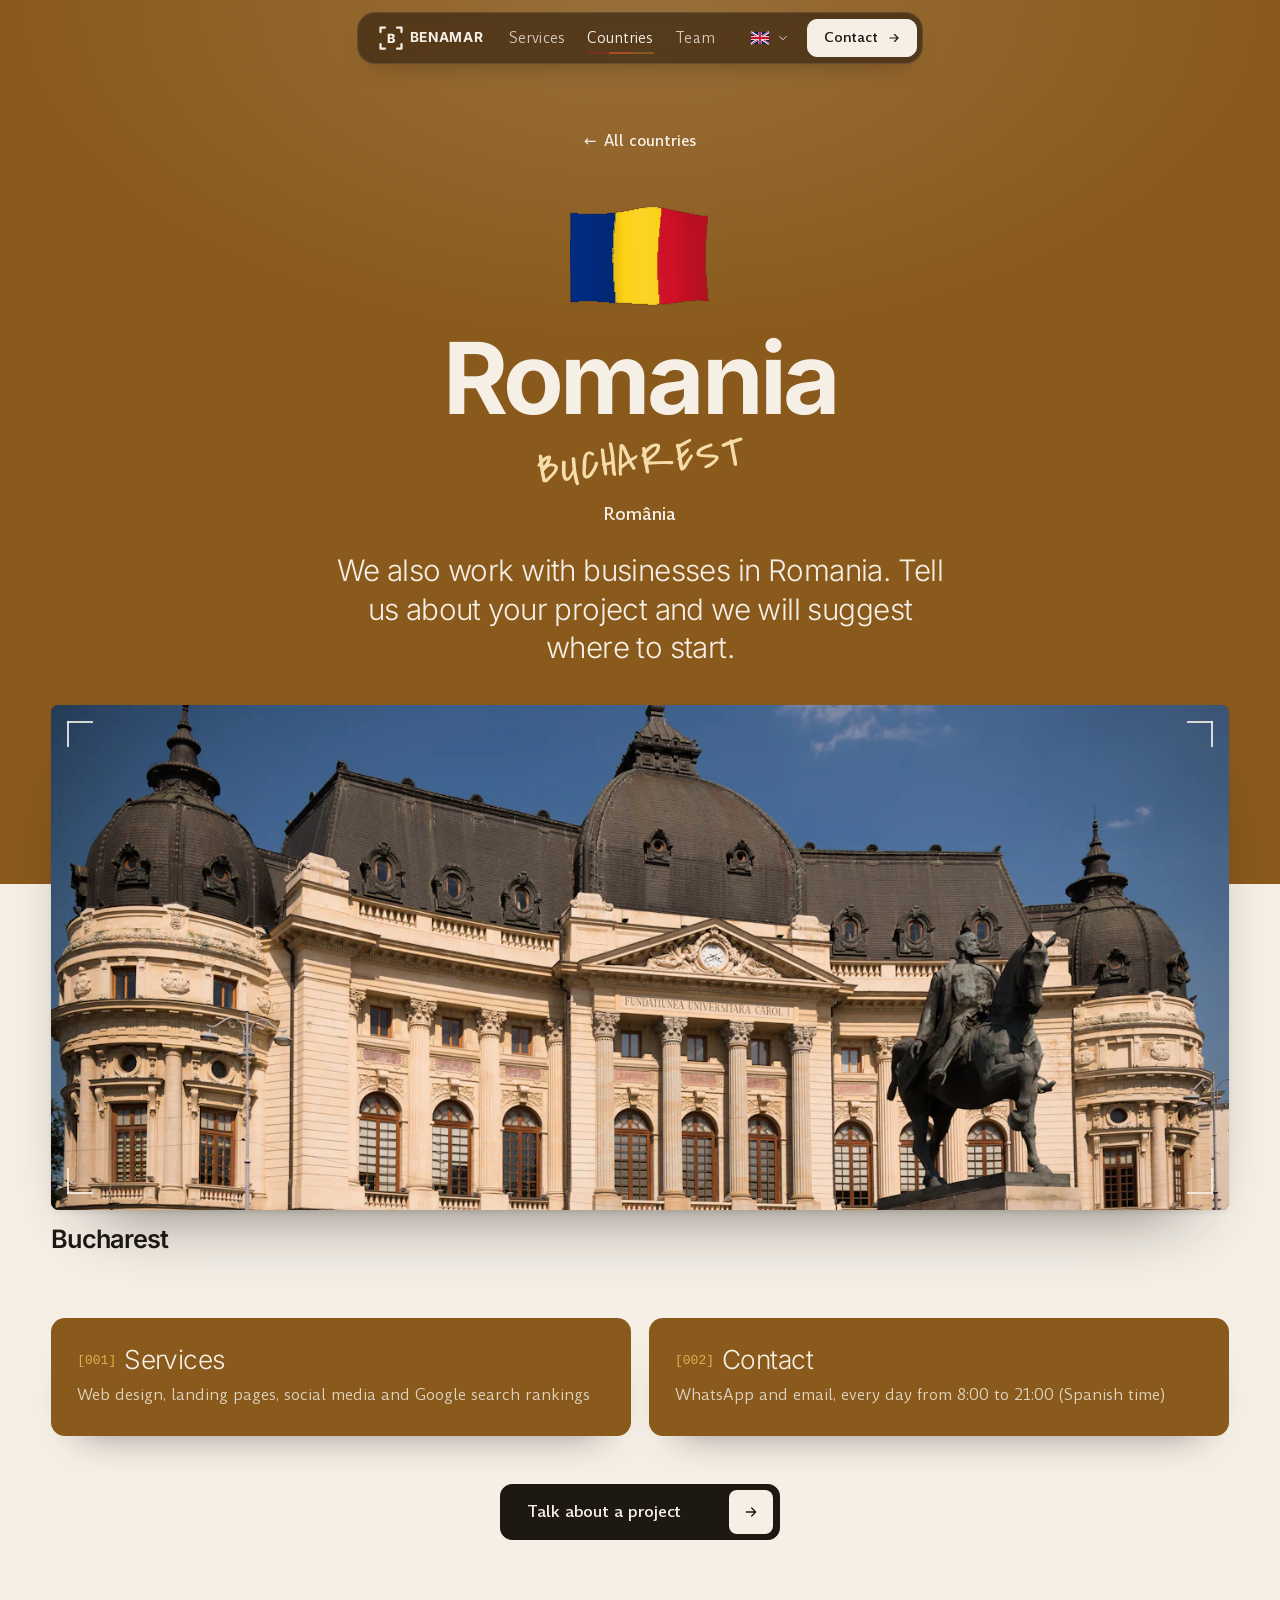
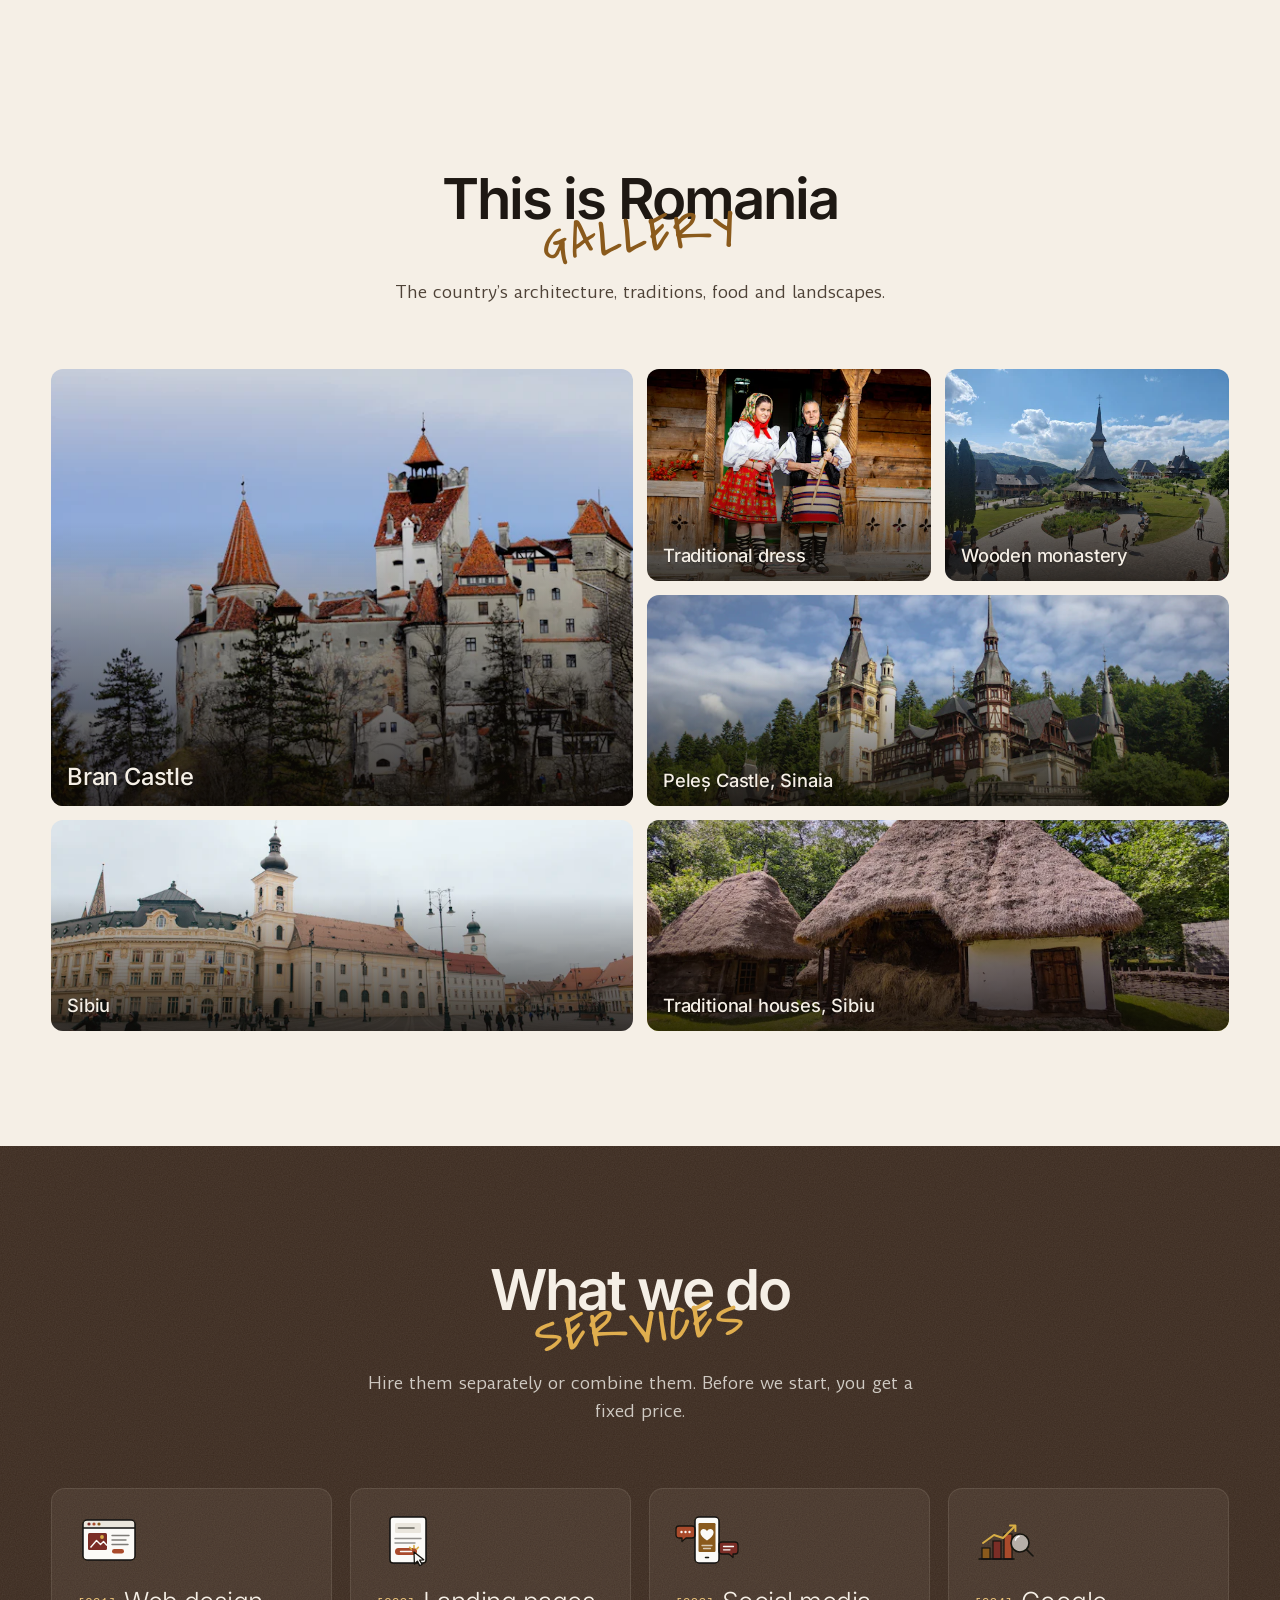
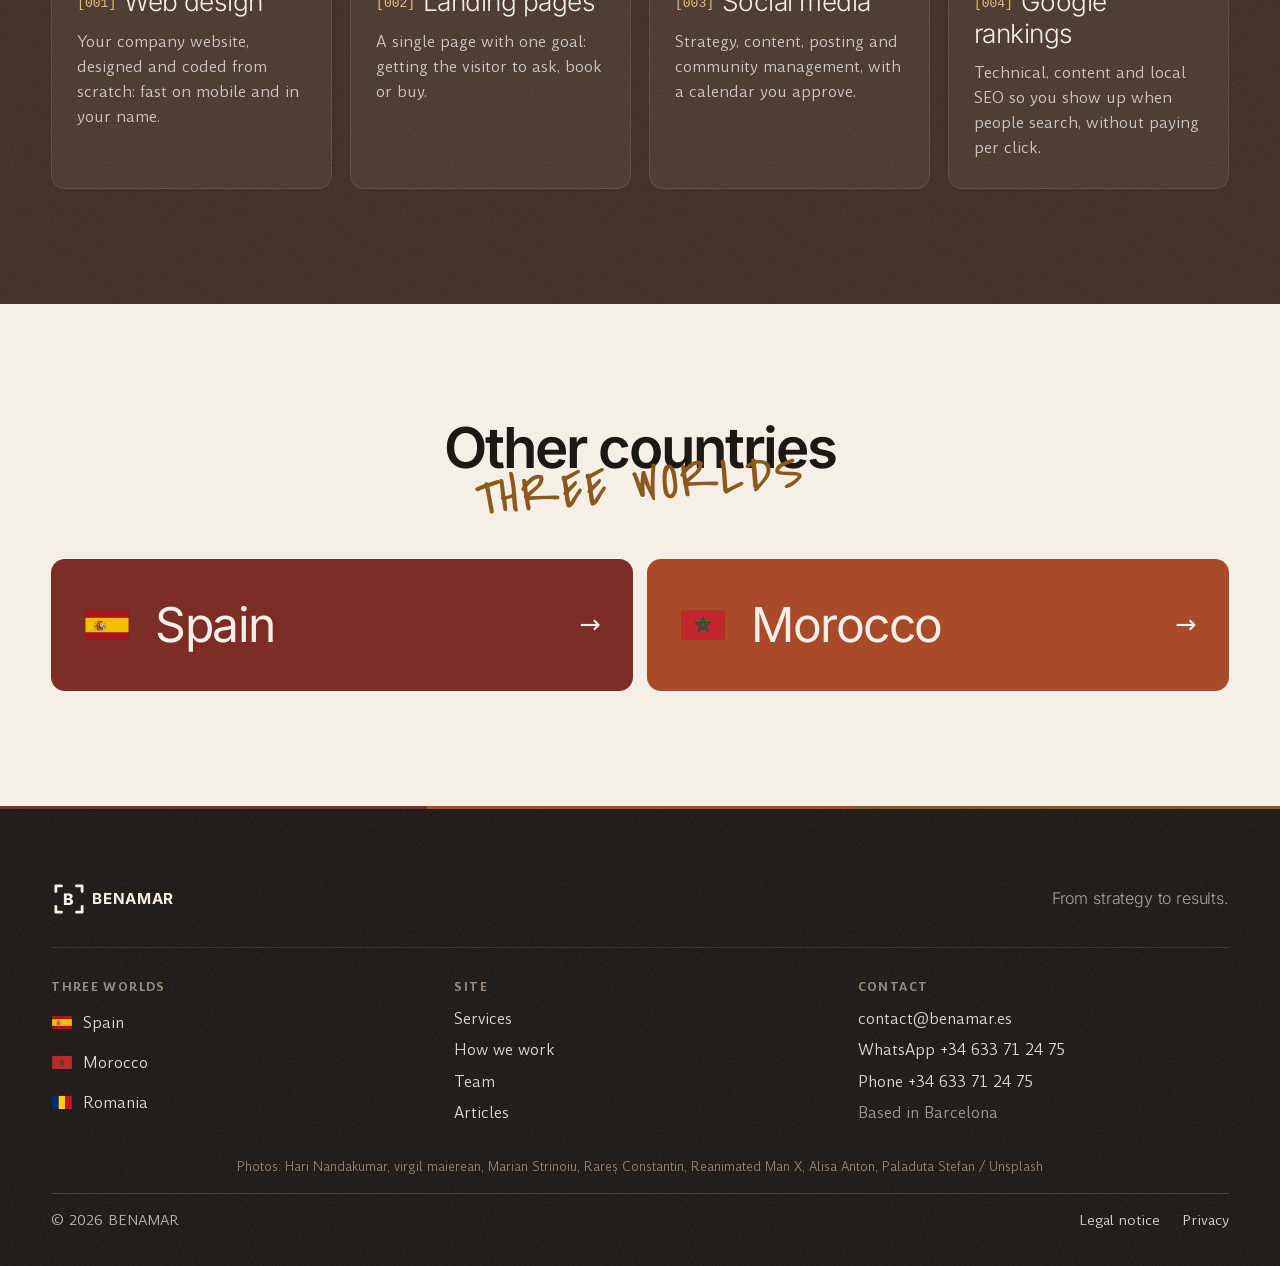
<file: rumania.html>
<!doctype html>
<html lang="es" data-title-key="t_ro" data-desc-key="d_ro">
<head>
  <meta charset="utf-8">
  <meta name="viewport" content="width=device-width, initial-scale=1">
  <title>Marketing digital en Rumanía · BENAMAR</title>
  <meta name="description" content="BENAMAR en Rumanía: diseño web, landing pages, redes sociales y posicionamiento en Google para negocios de Rumanía.">
  <link rel="canonical" href="https://benamar.es/rumania.html">
  <meta name="theme-color" content="#F5EFE6">
  <meta property="og:type" content="website">
  <meta property="og:url" content="https://benamar.es/rumania.html">
  <meta property="og:site_name" content="BENAMAR">
  <meta property="og:locale" content="es_ES">
  <meta property="og:title" content="Marketing digital en Rumanía · BENAMAR">
  <meta property="og:description" content="BENAMAR en Rumanía: diseño web, landing pages, redes sociales y posicionamiento en Google para negocios de Rumanía.">
  <meta property="og:image" content="https://benamar.es/assets/img/share.jpg">
  <meta property="og:image:width" content="1200">
  <meta property="og:image:height" content="630">
  <meta name="twitter:card" content="summary_large_image">
  <link rel="icon" href="favicon.svg" type="image/svg+xml">
  <link rel="preload" href="assets/fonts/inter-latin.woff2" as="font" type="font/woff2" crossorigin>
  <link rel="preload" href="assets/fonts/amulya-400.woff2" as="font" type="font/woff2" crossorigin>
  <link rel="preload" href="assets/fonts/mano-latin.woff2" as="font" type="font/woff2" crossorigin>
  <link rel="stylesheet" href="css/style.css?v=57">
  <script>document.documentElement.classList.add('js')</script>
</head>
<body>
<!-- Subpágina de Rumanía: generada con tools/paises.mjs a partir de index.html. No editar a mano. -->
  <a class="skip" href="#main" data-i18n="skip">Saltar al contenido</a>

  <header class="hdr" data-hdr>
    <div class="hdr__in">
      <nav class="hdr__nav" aria-label="Principal" data-i18n-attr="aria-label:nav_label">
        <a href="./#servicios" data-i18n="nav_services">Servicios</a>
        <a href="./#mundos" aria-current="location" data-i18n="nav_worlds">Países</a>
        <a href="./#equipo" data-i18n="nav_team">Equipo</a>
        <span class="hdr__ind" aria-hidden="true"></span>
      </nav>

      <a class="brand" href="./" aria-label="BENAMAR, inicio" data-i18n-attr="aria-label:brand_label">
        <svg class="brand__mark" viewBox="0 0 32 32" fill="none" aria-hidden="true"><path d="M2 8 L2 2 L8 2" stroke="currentColor" stroke-width="2" stroke-linecap="round" stroke-linejoin="round"/><path d="M24 2 L30 2 L30 8" stroke="currentColor" stroke-width="2" stroke-linecap="round" stroke-linejoin="round"/><path d="M2 24 L2 30 L8 30" stroke="currentColor" stroke-width="2" stroke-linecap="round" stroke-linejoin="round"/><path d="M30 24 L30 30 L24 30" stroke="currentColor" stroke-width="2" stroke-linecap="round" stroke-linejoin="round"/><text x="16" y="22" text-anchor="middle" font-family="Inter, -apple-system, sans-serif" font-weight="800" font-size="16" fill="currentColor">B</text></svg>
        <span class="brand__word">BENAMAR</span>
      </a>

      <div class="hdr__end">
        <div class="lang-dd" data-lang-dd>
          <button class="lang-dd__btn" type="button" aria-haspopup="true" aria-expanded="false" aria-controls="lang-list" data-lang-dd-btn>
            <span class="vh" data-i18n="lang_label">Idioma</span>
            <svg class="flag" viewBox="0 0 30 20" aria-hidden="true"><use href="#flag-es" data-lang-dd-flag/></svg>
            <span class="lang-dd__code" data-lang-dd-code>ES</span>
            <svg class="lang-dd__chev" viewBox="0 0 24 24" aria-hidden="true"><path d="m6 9 6 6 6-6" fill="none" stroke="currentColor" stroke-width="1.6"/></svg>
          </button>
          <ul class="lang-dd__list" id="lang-list" role="list" data-lang-dd-list>
            <li><button type="button" data-lang="es" lang="es" aria-pressed="true"><svg class="flag" viewBox="0 0 30 20" aria-hidden="true"><use href="#flag-es"/></svg><span>Español</span><span class="lang-dd__iso">ES</span></button></li>
            <li><button type="button" data-lang="ca" lang="ca" aria-pressed="false"><svg class="flag" viewBox="0 0 30 20" aria-hidden="true"><use href="#flag-ca"/></svg><span>Català</span><span class="lang-dd__iso">CA</span></button></li>
            <li><button type="button" data-lang="en" lang="en" aria-pressed="false"><svg class="flag" viewBox="0 0 30 20" aria-hidden="true"><use href="#flag-en"/></svg><span>English</span><span class="lang-dd__iso">EN</span></button></li>
            <li><button type="button" data-lang="fr" lang="fr" aria-pressed="false"><svg class="flag" viewBox="0 0 30 20" aria-hidden="true"><use href="#flag-fr"/></svg><span>Français</span><span class="lang-dd__iso">FR</span></button></li>
            <li><button type="button" data-lang="ro" lang="ro" aria-pressed="false"><svg class="flag" viewBox="0 0 30 20" aria-hidden="true"><use href="#flag-ro"/></svg><span>Română</span><span class="lang-dd__iso">RO</span></button></li>
          </ul>
        </div>
        <a class="btn btn--sm hdr__cta" href="./#contacto" data-i18n="hdr_cta">Contacto</a>
        <button class="hdr__menu" type="button" aria-expanded="false" aria-controls="menu" data-menu-btn>
          <span class="hdr__menu-lines" aria-hidden="true"><i></i><i></i></span>
          <span data-i18n="menu">Menú</span>
        </button>
      </div>
    </div>
    <span class="hdr__progress" aria-hidden="true"><i></i><i></i><i></i></span>
  </header>

  <div class="menu" id="menu" hidden>
    <nav class="menu__nav" aria-label="Menú" data-i18n-attr="aria-label:menu">
      <a href="./#servicios" data-i18n="nav_services">Servicios</a>
      <a href="./#mundos" data-i18n="nav_worlds">Países</a>
      <a href="./#equipo" data-i18n="nav_team">Equipo</a>
    </nav>
    <div class="menu__foot">
      <a class="btn" href="./#contacto" data-i18n="cta_main">Pedir una propuesta</a>
      <div class="langs langs--menu" role="group" aria-label="Idioma" data-i18n-attr="aria-label:lang_label">
        <button type="button" data-lang="es" lang="es" aria-pressed="true"><svg class="flag" viewBox="0 0 30 20" aria-hidden="true"><use href="#flag-es"/></svg><span>ES</span></button>
        <button type="button" data-lang="ca" lang="ca" aria-pressed="false"><svg class="flag" viewBox="0 0 30 20" aria-hidden="true"><use href="#flag-ca"/></svg><span>CA</span></button>
        <button type="button" data-lang="en" lang="en" aria-pressed="false"><svg class="flag" viewBox="0 0 30 20" aria-hidden="true"><use href="#flag-en"/></svg><span>EN</span></button>
        <button type="button" data-lang="fr" lang="fr" aria-pressed="false"><svg class="flag" viewBox="0 0 30 20" aria-hidden="true"><use href="#flag-fr"/></svg><span>FR</span></button>
        <button type="button" data-lang="ro" lang="ro" aria-pressed="false"><svg class="flag" viewBox="0 0 30 20" aria-hidden="true"><use href="#flag-ro"/></svg><span>RO</span></button>
      </div>
    </div>
  </div>

  <main id="main">

    <section class="country country--ro country--page" aria-labelledby="pais-title">
      <div class="wrap country__top">
        <a class="country__back" href="./#mundos"><span aria-hidden="true">←</span> <span data-i18n="back_countries">Todos los países</span></a>
      </div>
      <div class="wrap country__grid">
        <header class="country__head" data-reveal>
          <svg class="country__flag" viewBox="0 0 30 20" aria-hidden="true"><use href="#flag-ro-w"/></svg>
          <h1 id="pais-title" class="t-hand t-hand--h1"><span data-i18n="name_ro">Rumanía</span> <span class="hand" aria-hidden="true" data-i18n="city_ro">Bucarest</span></h1>
          <p class="country__local" data-same="ro"><span lang="ro">România</span></p>
        </header>
        <p class="country__lead" data-i18n="ro_text" data-reveal style="--d: 1">También trabajamos con negocios en Rumanía. Cuéntenos su proyecto y le proponemos cómo empezar.</p>
      </div>
    </section>

    <div class="city city--ro">
      <figure class="wrap city__fig" data-reveal>
        <div class="city__frame">
          <img src="assets/img/ciudad-bucarest-1100.webp" srcset="assets/img/ciudad-bucarest-800.webp 800w, assets/img/ciudad-bucarest-1100.webp 1100w, assets/img/ciudad-bucarest-1400.webp 1400w, assets/img/ciudad-bucarest-1800.webp 1800w" sizes="(min-width: 1360px) 1320px, 94vw" width="1800" height="1200" alt="La Biblioteca Central Universitaria de Bucarest con la estatua del rey Carol I" data-i18n-attr="alt:alt_ro" style="object-position: 50% 45%; --lq: url([data-uri])" fetchpriority="high" decoding="async">
        </div>
        <figcaption class="city__cap"><span class="city__name" data-i18n="city_ro">Bucarest</span></figcaption>
      </figure>
    </div>

    <section class="country-info country-info--ro" aria-label="Rumanía">
      <div class="wrap">
        <dl class="country__facts" style="--n: 2">
          <div data-reveal style="--d: 0"><dt data-i18n="cf_services">Servicios</dt><dd data-i18n="cf_services_v">Diseño web, landing pages, redes sociales y posicionamiento en Google</dd></div>
          <div data-reveal style="--d: 1"><dt data-i18n="cf_contact">Contacto</dt><dd data-i18n="cf_contact_v">WhatsApp y email, todos los días de 8:00 a 21:00 (hora de España)</dd></div>
        </dl>
        <div class="country-info__cta" data-reveal>
          <a class="btn" href="./?pais=ro#contacto" data-i18n="ro_cta">Hablar de un proyecto<span class="vh"> en Rumanía</span></a>
        </div>
      </div>
    </section>

    <section class="gal gal--ro" aria-labelledby="gal-title">
      <div class="wrap sec-head" data-reveal>
        <h2 id="gal-title" class="t-hand"><span data-i18n="gal_h_ro">Así es Rumanía</span> <span class="hand" aria-hidden="true" data-i18n="hand_gal">Galería</span></h2>
        <p data-i18n="gal_p">Arquitectura, tradición, cocina y paisaje del país.</p>
      </div>
      <div class="wrap gal__grid">
        <figure class="gal__item gal__item--1" data-reveal style="--d: 0">
          <img src="assets/img/gal-ro-1-800.webp" srcset="assets/img/gal-ro-1-500.webp 500w, assets/img/gal-ro-1-800.webp 800w, assets/img/gal-ro-1-1400.webp 1400w" sizes="(min-width: 1440px) 653px, (min-width: 900px) 46vw, 94vw" width="1400" height="933" alt="Castillo de Bran" data-i18n-attr="alt:g_ro1" loading="lazy" decoding="async" style="--lq: url([data-uri])">
          <figcaption><span class="gal__cap" data-i18n="g_ro1">Castillo de Bran</span></figcaption>
        </figure>
        <figure class="gal__item gal__item--2" data-reveal style="--d: 1">
          <img src="assets/img/gal-ro-6-800.webp" srcset="assets/img/gal-ro-6-500.webp 500w, assets/img/gal-ro-6-800.webp 800w, assets/img/gal-ro-6-1400.webp 1400w" sizes="(min-width: 1440px) 320px, (min-width: 900px) 23vw, 46vw" width="1400" height="933" alt="Trajes tradicionales" data-i18n-attr="alt:g_ro6" loading="lazy" decoding="async" style="--lq: url([data-uri])">
          <figcaption><span class="gal__cap" data-i18n="g_ro6">Trajes tradicionales</span></figcaption>
        </figure>
        <figure class="gal__item gal__item--3" data-reveal style="--d: 2">
          <img src="assets/img/gal-ro-5-800.webp" srcset="assets/img/gal-ro-5-500.webp 500w, assets/img/gal-ro-5-800.webp 800w, assets/img/gal-ro-5-1400.webp 1400w" sizes="(min-width: 1440px) 320px, (min-width: 900px) 23vw, 46vw" width="1400" height="933" alt="Monasterio de madera" data-i18n-attr="alt:g_ro5" loading="lazy" decoding="async" style="--lq: url([data-uri])">
          <figcaption><span class="gal__cap" data-i18n="g_ro5">Monasterio de madera</span></figcaption>
        </figure>
        <figure class="gal__item gal__item--4" data-reveal style="--d: 0">
          <img src="assets/img/gal-ro-2-800.webp" srcset="assets/img/gal-ro-2-500.webp 500w, assets/img/gal-ro-2-800.webp 800w, assets/img/gal-ro-2-1400.webp 1400w" sizes="(min-width: 1440px) 653px, (min-width: 900px) 46vw, 46vw" width="1400" height="933" alt="Castillo de Peleș, Sinaia" data-i18n-attr="alt:g_ro2" loading="lazy" decoding="async" style="--lq: url([data-uri])">
          <figcaption><span class="gal__cap" data-i18n="g_ro2">Castillo de Peleș, Sinaia</span></figcaption>
        </figure>
        <figure class="gal__item gal__item--5" data-reveal style="--d: 1">
          <img src="assets/img/gal-ro-3-800.webp" srcset="assets/img/gal-ro-3-500.webp 500w, assets/img/gal-ro-3-800.webp 800w, assets/img/gal-ro-3-1400.webp 1400w" sizes="(min-width: 1440px) 653px, (min-width: 900px) 46vw, 46vw" width="1400" height="933" alt="Sibiu" data-i18n-attr="alt:g_ro3" loading="lazy" decoding="async" style="--lq: url([data-uri])">
          <figcaption><span class="gal__cap" data-i18n="g_ro3">Sibiu</span></figcaption>
        </figure>
        <figure class="gal__item gal__item--6" data-reveal style="--d: 2">
          <img src="assets/img/gal-ro-4-800.webp" srcset="assets/img/gal-ro-4-500.webp 500w, assets/img/gal-ro-4-800.webp 800w, assets/img/gal-ro-4-1400.webp 1400w" sizes="(min-width: 1440px) 653px, (min-width: 900px) 46vw, 94vw" width="1400" height="933" alt="Casas tradicionales, Sibiu" data-i18n-attr="alt:g_ro4" loading="lazy" decoding="async" style="--lq: url([data-uri])">
          <figcaption><span class="gal__cap" data-i18n="g_ro4">Casas tradicionales, Sibiu</span></figcaption>
        </figure>
      </div>
    </section>

    <section class="svc-strip" aria-labelledby="svc-strip-title">
      <div class="wrap sec-head" data-reveal>
        <h2 id="svc-strip-title" class="t-hand"><span data-i18n="services_h">Lo que hacemos</span> <span class="hand" aria-hidden="true" data-i18n="hand_services">Servicios</span></h2>
        <p data-i18n="services_p">Puede contratarlos por separado o combinarlos. Antes de empezar le damos un precio cerrado.</p>
      </div>
      <div class="wrap svc-strip__grid">
        <a class="svc-card" href="./#servicios" data-reveal style="--d: 0">
          <svg class="svc__ico ill" viewBox="0 0 64 52" aria-hidden="true">
            <rect x="6" y="6" width="52" height="40" rx="4" fill="#FBFAF7"/>
            <path d="M10 6H54a4 4 0 0 1 4 4V14H6V10a4 4 0 0 1 4-4Z" fill="#EAE6DD"/>
            <circle cx="12" cy="10" r="1.6" fill="#7B2D26"/><circle cx="17" cy="10" r="1.6" fill="#A94A2B"/><circle cx="22" cy="10" r="1.6" fill="#8A5A1C"/>
            <rect class="a-img" x="11" y="19" width="19" height="17" rx="1.5" fill="#7B2D26"/>
            <path class="a-img" d="M13.5 33.5 19.5 26.5 23.5 30.5 26.5 27.5 30 31.5" fill="none" stroke="#FBFAF7" stroke-width="1.4" stroke-linejoin="round"/>
            <circle class="a-img a-sol" cx="25" cy="23" r="1.9" fill="#D8AE45"/>
            <rect class="a-btn" x="35" y="35" width="12" height="4.6" rx="2.3" fill="#A94A2B"/>
            <path class="ink" pathLength="1" d="M35 21.5H52M35 26H49M35 30.5H51" fill="none" stroke="#16140F" stroke-width="1.4" stroke-linecap="round" stroke-linejoin="round" stroke-opacity=".55"/>
            <path class="ink" pathLength="1" d="M10 6H54a4 4 0 0 1 4 4V42a4 4 0 0 1-4 4H10a4 4 0 0 1-4-4V10a4 4 0 0 1 4-4ZM6 14H58" fill="none" stroke="#16140F" stroke-width="1.5" stroke-linecap="round" stroke-linejoin="round" filter="url(#tinta)"/>
          </svg>
          <h3 data-i18n="svc1_h">Diseño web</h3>
          <p data-i18n="svc1_p">Su web corporativa, diseñada y programada desde cero: rápida en el móvil y a su nombre.</p>
        </a>
        <a class="svc-card" href="./#servicios" data-reveal style="--d: 1">
          <svg class="svc__ico ill" viewBox="0 0 64 52" aria-hidden="true">
            <rect x="14" y="3" width="36" height="46" rx="3" fill="#FBFAF7"/>
            <rect x="19" y="9" width="26" height="10" rx="1.5" fill="#EAE6DD"/>
            <rect class="a-btn" x="19" y="34" width="22" height="7" rx="3.5" fill="#A94A2B"/>
            <path class="a-btn" d="M24.5 37.5H35.5" stroke="#FBFAF7" stroke-width="1.4" stroke-linecap="round"/>
            <path class="ink" pathLength="1" d="M22.5 14H38" fill="none" stroke="#16140F" stroke-width="1.6" stroke-linecap="round" stroke-linejoin="round" stroke-opacity=".6"/>
            <path class="ink" pathLength="1" d="M19 24.5H45M19 29H39" fill="none" stroke="#16140F" stroke-width="1.4" stroke-linecap="round" stroke-linejoin="round" stroke-opacity=".45"/>
            <path class="ink" pathLength="1" d="M17 3H47a3 3 0 0 1 3 3V46a3 3 0 0 1-3 3H17a3 3 0 0 1-3-3V6a3 3 0 0 1 3-3Z" fill="none" stroke="#16140F" stroke-width="1.5" stroke-linecap="round" stroke-linejoin="round" filter="url(#tinta)"/>
            <path class="a-cur" d="M38 38 38.4 50 41.4 47.1 43.7 51.6 46 50.5 43.7 46.1 47.8 45.8Z" fill="#FBFAF7" stroke="#16140F" stroke-width="1.3" stroke-linejoin="round"/>
            <path class="ink a-ray" pathLength="1" d="M35.4 35.1 33.6 33.3M38 34.1V31.5M40.6 35.1 42.4 33.3" fill="none" stroke="#D8AE45" stroke-width="1.6" stroke-linecap="round"/>
          </svg>
          <h3 data-i18n="svc2_h">Landing pages</h3>
          <p data-i18n="svc2_p">Una sola página con un objetivo: que el visitante pida, reserve o compre.</p>
        </a>
        <a class="svc-card" href="./#servicios" data-reveal style="--d: 2">
          <svg class="svc__ico ill" viewBox="0 0 64 52" aria-hidden="true">
            <path d="M24 3H40a4 4 0 0 1 4 4V45a4 4 0 0 1-4 4H24a4 4 0 0 1-4-4V7a4 4 0 0 1 4-4Z" fill="#FBFAF7"/>
            <rect x="23.5" y="9" width="17" height="29" rx="1.2" fill="#8A5A1C"/>
            <path class="a-heart" d="M32 26.5c-4.2-3-6.6-5.4-6.6-8.1 0-1.9 1.4-3.3 3.2-3.3 1.4 0 2.6.8 3.4 2 .8-1.2 2-2 3.4-2 1.8 0 3.2 1.4 3.2 3.3 0 2.7-2.4 5.1-6.6 8.1Z" fill="#FBFAF7"/>
            <path d="M27 31.5H37M28.5 34.5H35.5" stroke="#FBFAF7" stroke-opacity=".7" stroke-width="1.3" stroke-linecap="round"/>
            <path class="a-b1" d="M4 12h13a3 3 0 0 1 3 3v6a3 3 0 0 1-3 3H11l-4 3.5V24H4a3 3 0 0 1-3-3v-6a3 3 0 0 1 3-3Z" fill="#A94A2B" stroke="#16140F" stroke-width="1.3" stroke-linejoin="round"/>
            <circle class="a-b1" cx="6.5" cy="18" r="1.2" fill="#FBFAF7"/><circle class="a-b1" cx="10.5" cy="18" r="1.2" fill="#FBFAF7"/><circle class="a-b1" cx="14.5" cy="18" r="1.2" fill="#FBFAF7"/>
            <path class="a-b2" d="M47 28h13a3 3 0 0 1 3 3v6a3 3 0 0 1-3 3h-2v3.5L54 40h-7a3 3 0 0 1-3-3v-6a3 3 0 0 1 3-3Z" fill="#7B2D26" stroke="#16140F" stroke-width="1.3" stroke-linejoin="round"/>
            <path class="a-b2" d="M48.5 32.5H58.5M48.5 35.8H55" stroke="#FBFAF7" stroke-width="1.3" stroke-linecap="round"/>
            <path class="ink" pathLength="1" d="M24 3H40a4 4 0 0 1 4 4V45a4 4 0 0 1-4 4H24a4 4 0 0 1-4-4V7a4 4 0 0 1 4-4ZM30.5 43.5H33.5" fill="none" stroke="#16140F" stroke-width="1.5" stroke-linecap="round" stroke-linejoin="round" filter="url(#tinta)"/>
          </svg>
          <h3 data-i18n="svc3_h">Redes sociales</h3>
          <p data-i18n="svc3_p">Estrategia, contenido, publicación y comunidad, con un calendario que usted aprueba.</p>
        </a>
        <a class="svc-card" href="./#servicios" data-reveal style="--d: 3">
          <svg class="svc__ico ill" viewBox="0 0 64 52" aria-hidden="true">
            <rect class="a-bar" x="8" y="34" width="8" height="11" fill="#8A5A1C" stroke="#16140F" stroke-width="1.2"/>
            <rect class="a-bar" x="19" y="27" width="8" height="18" fill="#7B2D26" stroke="#16140F" stroke-width="1.2"/>
            <rect class="a-bar" x="30" y="20" width="8" height="25" fill="#A94A2B" stroke="#16140F" stroke-width="1.2"/>
            <path class="ink a-arr" pathLength="1" d="M9 29 20 21 29 24 41 12M36 11.6H41.4V17" fill="none" stroke="#D8AE45" stroke-width="2" stroke-linecap="round" stroke-linejoin="round"/>
            <circle cx="46" cy="29" r="9" fill="#FBFAF7" fill-opacity=".6"/>
            <path d="M41.4 26a5.2 5.2 0 0 1 3.6-3.7" stroke="#fff" stroke-width="1.5" stroke-linecap="round" fill="none"/>
            <path class="ink" pathLength="1" d="M5 45H40M46 20a9 9 0 1 1 0 18 9 9 0 0 1 0-18ZM52.6 35.6 59 42" fill="none" stroke="#16140F" stroke-width="1.6" stroke-linecap="round" stroke-linejoin="round" filter="url(#tinta)"/>
          </svg>
          <h3 data-i18n="svc4_h">Posicionamiento en Google</h3>
          <p data-i18n="svc4_p">SEO técnico, de contenido y local para aparecer cuando le buscan, sin pagar por clic.</p>
        </a>
      </div>
    </section>

    <nav class="others" aria-labelledby="others-title">
      <div class="wrap">
        <div class="sec-head" data-reveal>
          <h2 class="others__h t-hand" id="others-title"><span data-i18n="others_h">Otros países</span> <span class="hand" aria-hidden="true" data-i18n="ftr_worlds">Tres mundos</span></h2>
        </div>
        <div class="others__grid">
        <a class="other other--es" href="espana.html" data-reveal style="--d: 0">
          <svg class="other__flag" viewBox="0 0 30 20" aria-hidden="true"><use href="#flag-es"/></svg>
          <span class="other__name" data-i18n="name_es">España</span>
          <span class="other__go" aria-hidden="true">→</span>
        </a>
        <a class="other other--ma" href="marruecos.html" data-reveal style="--d: 1">
          <svg class="other__flag" viewBox="0 0 30 20" aria-hidden="true"><use href="#flag-ma"/></svg>
          <span class="other__name" data-i18n="name_ma">Marruecos</span>
          <span class="other__go" aria-hidden="true">→</span>
        </a>
        </div>
      </div>
    </nav>

  </main>

  <footer class="ftr">
    <span class="tri tri--edge" aria-hidden="true"><i></i><i></i><i></i></span>
    <div class="wrap">
      <div class="ftr__brand" data-reveal>
        <a class="ftr__logo" href="./" aria-label="BENAMAR, inicio" data-i18n-attr="aria-label:brand_label">
          <svg class="ftr__logo-mark" viewBox="0 0 32 32" fill="none" aria-hidden="true"><path d="M2 8 L2 2 L8 2" stroke="currentColor" stroke-width="2" stroke-linecap="round" stroke-linejoin="round"/><path d="M24 2 L30 2 L30 8" stroke="currentColor" stroke-width="2" stroke-linecap="round" stroke-linejoin="round"/><path d="M2 24 L2 30 L8 30" stroke="currentColor" stroke-width="2" stroke-linecap="round" stroke-linejoin="round"/><path d="M30 24 L30 30 L24 30" stroke="currentColor" stroke-width="2" stroke-linecap="round" stroke-linejoin="round"/><text x="16" y="22" text-anchor="middle" font-family="Inter, -apple-system, sans-serif" font-weight="800" font-size="16" fill="currentColor">B</text></svg>
          <span>BENAMAR</span>
        </a>
        <p class="ftr__claim"><span data-i18n="h1a">De la estrategia</span> <span data-i18n="h1b">al resultado.</span></p>
      </div>

      <div class="ftr__cards">
        <section class="ftr__card" aria-labelledby="ftr-paises" data-reveal style="--d: 0">
          <h2 class="ftr__h" id="ftr-paises" data-i18n="ftr_worlds">Tres mundos</h2>
            <ul class="ftr__countries">
              <li><a href="espana.html"><svg class="flag" viewBox="0 0 30 20" aria-hidden="true"><use href="#flag-es"/></svg><span data-i18n="name_es">España</span></a></li>
              <li><a href="marruecos.html"><svg class="flag" viewBox="0 0 30 20" aria-hidden="true"><use href="#flag-ma"/></svg><span data-i18n="name_ma">Marruecos</span></a></li>
              <li><a href="rumania.html"><svg class="flag" viewBox="0 0 30 20" aria-hidden="true"><use href="#flag-ro"/></svg><span data-i18n="name_ro">Rumanía</span></a></li>
            </ul>
        </section>
        <nav class="ftr__card" aria-labelledby="ftr-nav" data-reveal style="--d: 1">
          <h2 class="ftr__h" id="ftr-nav" data-i18n="ftr_nav">Navegación</h2>
          <ul>
            <li><a href="./#servicios" data-i18n="nav_services">Servicios</a></li>
            <li><a href="./#metodo" data-i18n="method_h">Cómo trabajamos</a></li>
            <li><a href="./#equipo" data-i18n="nav_team">Equipo</a></li>
            <li><a href="articulos/" data-i18n-attr="href:art_href" data-i18n="nav_articles">Artículos</a></li>
          </ul>
        </nav>
        <section class="ftr__card" aria-labelledby="ftr-contacto" data-reveal style="--d: 2">
          <h2 class="ftr__h" id="ftr-contacto" data-i18n="ftr_contact">Contacto</h2>
          <ul>
            <li><a href="mailto:contact@benamar.es">contact@benamar.es</a></li>
            <li><a href="https://wa.me/34633712475" target="_blank" rel="noopener">WhatsApp +34 633 71 24 75<span class="vh" data-i18n="newtab"> (se abre en una pestaña nueva)</span></a></li>
            <li><a href="tel:+34633712475"><span data-i18n="c_phone">Teléfono</span> +34 633 71 24 75</a></li>
            <li class="ftr__muted" data-i18n="ftr_base">Base en Barcelona</li>
          </ul>
        </section>
      </div>

      <p class="ftr__credits"><span data-i18n="photo_credits">Fotos</span>: <a href="https://unsplash.com/es/fotos/edificio-de-hormigon-blanco-y-negro-bajo-un-cielo-azul-claro-Ef9V-RCrj8k" target="_blank" rel="noopener">Hari Nandakumar</a>, <a href="https://unsplash.com/es/fotos/castillo-de-hormigon-blanco-y-marron-8A496IhZ47A" target="_blank" rel="noopener">virgil maierean</a>, <a href="https://unsplash.com/es/fotos/dos-mujeres-con-trajes-folcloricos-tradicionales-rumanos-wqIATdlriBY" target="_blank" rel="noopener">Marian Strinoiu</a>, <a href="https://unsplash.com/es/fotos/gente-caminando-por-un-parque-de-madera-8C4cj7uIpjE" target="_blank" rel="noopener">Rareș Constantin</a>, <a href="https://unsplash.com/es/fotos/un-gran-castillo-con-torres-en-la-cima-de-una-colina-DE7I5KDnJic" target="_blank" rel="noopener">Reanimated Man X</a>, <a href="https://unsplash.com/es/fotos/edificio-de-hormigon-beige-y-gris-pkUsKFmAQIM" target="_blank" rel="noopener">Alisa Anton</a>, <a href="https://unsplash.com/es/fotos/una-vieja-casa-con-techo-de-paja-wY698U02Aa8" target="_blank" rel="noopener">Paladuta Stefan</a> / <a href="https://unsplash.com/" target="_blank" rel="noopener">Unsplash</a></p>
      <div class="ftr__legal">
        <p>© <span data-year>2026</span> BENAMAR</p>
        <p>
          <a href="aviso-legal.html" data-i18n-attr="href:legal_href" data-i18n="legal1">Aviso legal</a>
          <a href="privacidad.html" data-i18n-attr="href:privacy_href" data-i18n="legal2">Privacidad</a>
        </p>
      </div>
    </div>
  </footer>

  <a class="wa-float" href="https://wa.me/34633712475?text=Hola%2C%20quiero%20pedir%20una%20propuesta." target="_blank" rel="noopener" aria-label="Escribir por WhatsApp" data-i18n-attr="href:wa_href;aria-label:cta_wa" data-wa-float>
    <svg class="wa-float__ico" viewBox="0 0 24 24" aria-hidden="true"><path d="M12 3.2a8.8 8.8 0 0 0-7.6 13.2L3.2 20.8l4.5-1.2A8.8 8.8 0 1 0 12 3.2Z" fill="none" stroke="currentColor" stroke-width="1.6" stroke-linejoin="round"/><path d="M9.1 7.9c.2-.4.4-.4.7-.4h.5c.2 0 .4 0 .6.5l.7 1.7c.1.2.1.4 0 .6l-.4.6c-.1.2-.2.3 0 .6.4.7 1 1.3 1.6 1.8.6.4 1 .6 1.3.7.2.1.4 0 .5-.1l.6-.8c.2-.2.4-.2.6-.1l1.6.8c.2.1.4.2.4.4 0 .6-.2 1.2-.6 1.5-.5.4-1.2.7-2 .5-1-.2-2.2-.7-3.5-1.8-1.4-1.2-2.3-2.6-2.6-3.4-.4-1-.1-2 .4-2.6Z" fill="currentColor"/></svg>
    <span class="wa-float__l" data-i18n="cta_wa">Escribir por WhatsApp</span>
  </a>

  <svg id="sprite" width="0" height="0" style="position:absolute" aria-hidden="true" focusable="false">
    <defs><filter id="viento" x="-10%" y="-22%" width="120%" height="144%" color-interpolation-filters="sRGB"><feTurbulence type="fractalNoise" baseFrequency=".07 .05" numOctaves="1" seed="5" result="w"><animate attributeName="baseFrequency" values=".07 .05;.088 .041;.07 .05" dur="3.4s" repeatCount="indefinite" calcMode="spline" keyTimes="0;.5;1" keySplines=".45 0 .55 1;.45 0 .55 1"/></feTurbulence><feDisplacementMap in="SourceGraphic" in2="w" scale="1.6" xChannelSelector="R" yChannelSelector="G" result="d"><animate attributeName="scale" values="1.6;4.2;1.6" dur="2.6s" repeatCount="indefinite" calcMode="spline" keyTimes="0;.5;1" keySplines=".45 0 .55 1;.45 0 .55 1"/></feDisplacementMap><feTurbulence type="fractalNoise" baseFrequency=".1 .004" numOctaves="1" seed="12" result="p"/><feOffset in="p" dx="0" result="po"><animate attributeName="dx" values="-3;3;-3" dur="3.4s" repeatCount="indefinite" calcMode="spline" keyTimes="0;.5;1" keySplines=".45 0 .55 1;.45 0 .55 1"/></feOffset><feColorMatrix in="po" type="matrix" values="0 0 0 0 0  0 0 0 0 0  0 0 0 0 0  0 3.2 0 0 -1.55" result="sa"/><feFlood flood-color="#120a04" flood-opacity=".36"/><feComposite in2="sa" operator="in"/><feComposite in2="d" operator="in" result="sombra"/><feColorMatrix in="po" type="matrix" values="0 0 0 0 1  0 0 0 0 1  0 0 0 0 1  0 -3.2 0 0 1.45" result="la"/><feFlood flood-color="#fff" flood-opacity=".24"/><feComposite in2="la" operator="in"/><feComposite in2="d" operator="in" result="luz"/><feMerge><feMergeNode in="d"/><feMergeNode in="sombra"/><feMergeNode in="luz"/></feMerge></filter><filter id="tinta" x="-10%" y="-10%" width="120%" height="120%"><feTurbulence type="fractalNoise" baseFrequency=".35" numOctaves="1" seed="7"/><feDisplacementMap in="SourceGraphic" scale=".6"/></filter><clipPath id="uk-t"><path d="M30 15h30v15zv15H0zH0V0zV0h30z"/></clipPath></defs>
    <symbol id="flag-es" viewBox="0 0 30 20"><rect x="1.5" y="1" width="27" height="18" fill="#AA151B"/><rect x="1.5" y="5.5" width="27" height="9" fill="#F1BF00"/><g transform="translate(2.307 0.471) scale(0.03971)"><path fill="#ad1519" d="m127.3 213.3-.8-.1-1-1-.7-.4-.6-.8s-.7-1.1-.4-2c.3-.9.9-1.2 1.4-1.5a12 12 0 0 1 1.5-.5l1-.4 1.3-.3.5-.3c.2 0 .7 0 1-.2l1-.2 1.6.1h4.8c.4 0 1.2.3 1.4.4a35 35 0 0 0 2 .7c.5.1 1.6.3 2.2.6.5.3.9.7 1.1 1l.5 1v1.1l-.5.8-.6 1-.8.6s-.5.5-1 .4c-.4 0-4.8-.8-7.6-.8s-7.3.9-7.3.9"/><path fill="none" stroke="#000" stroke-linejoin="round" stroke-width=".3" d="m127.3 213.3-.8-.1-1-1-.7-.4-.6-.8s-.7-1.1-.4-2c.3-.9.9-1.2 1.4-1.5a12 12 0 0 1 1.5-.5l1-.4 1.3-.3.5-.3c.2 0 .7 0 1-.2l1-.2 1.6.1h4.8c.4 0 1.2.3 1.4.4a35 35 0 0 0 2 .7c.5.1 1.6.3 2.2.6.5.3.9.7 1.1 1l.5 1v1.1l-.5.8-.6 1-.8.6s-.5.5-1 .4c-.4 0-4.8-.8-7.6-.8s-7.3.9-7.3.9z"/><path fill="#c8b100" d="M133.3 207c0-1.3.6-2.3 1.3-2.3.8 0 1.4 1 1.4 2.4 0 1.3-.6 2.4-1.4 2.4s-1.3-1.1-1.3-2.5"/><path fill="none" stroke="#000" stroke-width=".3" d="M133.3 207c0-1.3.6-2.3 1.3-2.3.8 0 1.4 1 1.4 2.4 0 1.3-.6 2.4-1.4 2.4s-1.3-1.1-1.3-2.5z"/><path fill="#c8b100" d="M134 207c0-1.2.3-2.1.7-2.1.3 0 .6 1 .6 2.1 0 1.3-.3 2.2-.6 2.2-.4 0-.6-1-.6-2.2"/><path fill="none" stroke="#000" stroke-width=".3" d="M134 207c0-1.2.3-2.1.7-2.1.3 0 .6 1 .6 2.1 0 1.3-.3 2.2-.6 2.2-.4 0-.6-1-.6-2.2z"/><path fill="#c8b100" d="M133.8 204.5c0-.4.4-.8.8-.8s1 .4 1 .8c0 .5-.5.9-1 .9s-.8-.4-.8-.9"/><path fill="#c8b100" d="M135.3 204.2v.6h-1.4v-.6h.5V203h-.7v-.6h.7v-.5h.5v.5h.6v.6h-.6v1.2z"/><path fill="none" stroke="#000" stroke-width=".3" d="M135.3 204.2v.6h-1.4v-.6h.5V203h-.7v-.6h.7v-.5h.5v.5h.6v.6h-.6v1.2h.4"/><path fill="#c8b100" d="M135.9 204.2v.6h-2.5v-.6h1V203h-.7v-.6h.7v-.5h.5v.5h.6v.6h-.6v1.2z"/><path fill="none" stroke="#000" stroke-width=".3" d="M135.9 204.2v.6h-2.5v-.6h1V203h-.7v-.6h.7v-.5h.5v.5h.6v.6h-.6v1.2h1"/><path fill="none" stroke="#000" stroke-width=".3" d="M134.9 203.7c.4.1.6.4.6.8 0 .5-.4.9-.8.9s-1-.4-1-.9c0-.4.3-.7.7-.8"/><path fill="#c8b100" d="M134.7 213.2H130v-1.1l-.3-1.2-.2-1.5c-1.3-1.7-2.5-2.8-2.9-2.5.1-.3.2-.6.5-.7 1.1-.7 3.5 1 5.2 3.6l.5.7h3.8l.4-.7c1.8-2.7 4.1-4.3 5.2-3.6.3.1.4.4.5.7-.4-.3-1.6.8-2.9 2.5l-.2 1.5-.2 1.2-.1 1.1z"/><path fill="none" stroke="#000" stroke-width=".3" d="M134.7 213.2H130v-1.1l-.3-1.2-.2-1.5c-1.3-1.7-2.5-2.8-2.9-2.5.1-.3.2-.6.5-.7 1.1-.7 3.5 1 5.2 3.6l.5.7h3.8l.4-.7c1.8-2.7 4.1-4.3 5.2-3.6.3.1.4.4.5.7-.4-.3-1.6.8-2.9 2.5l-.2 1.5-.2 1.2-.1 1.1z"/><path fill="none" stroke="#000" stroke-width=".3" d="M126.8 206.8c1-.5 3 1.1 4.6 3.6m11-3.6c-.8-.5-2.8 1.1-4.5 3.6"/><path fill="#c8b100" d="m127.8 215.3-.5-1a27.3 27.3 0 0 1 14.7 0l-.5.8a5.7 5.7 0 0 0-.3.8 22.9 22.9 0 0 0-6.6-.8c-2.6 0-5.2.3-6.5.8z"/><path fill="none" stroke="#000" stroke-width=".3" d="m127.8 215.3-.5-1a27.3 27.3 0 0 1 14.7 0l-.5.8a5.7 5.7 0 0 0-.3.8 22.9 22.9 0 0 0-6.6-.8c-2.6 0-5.2.3-6.5.8l-.3-.6"/><path fill="#c8b100" d="M134.6 217.7c2.4 0 5-.4 5.9-.6.6-.2 1-.5 1-.8 0-.2-.2-.3-.4-.4-1.4-.5-4-.8-6.5-.8s-5 .3-6.4.8c-.2 0-.3.2-.4.3 0 .4.3.7 1 .9 1 .2 3.5.6 5.8.6"/><path fill="none" stroke="#000" stroke-width=".3" d="M134.6 217.7c2.4 0 5-.4 5.9-.6.6-.2 1-.5 1-.8 0-.2-.2-.3-.4-.4-1.4-.5-4-.8-6.5-.8s-5 .3-6.4.8c-.2 0-.3.2-.4.3 0 .4.3.7 1 .9 1 .2 3.5.6 5.8.6z"/><path fill="#c8b100" d="m142.1 213.2-.5-.5s-.6.3-1.3.2c-.6 0-.9-1-.9-1s-.7.7-1.3.7c-.7 0-1-.6-1-.6s-.7.5-1.3.4c-.6 0-1.2-.8-1.2-.8s-.6.8-1.2.8c-.6.1-1-.5-1-.5s-.4.6-1.1.7-1.4-.6-1.4-.6-.5.7-1 1c-.5 0-1.2-.4-1.2-.4l-.2.5-.3.1.2.5a27 27 0 0 1 7.2-.9c3 0 5.5.4 7.4 1z"/><path fill="none" stroke="#000" stroke-width=".3" d="m142.1 213.2-.5-.5s-.6.3-1.3.2c-.6 0-.9-1-.9-1s-.7.7-1.3.7c-.7 0-1-.6-1-.6s-.7.5-1.3.4c-.6 0-1.2-.8-1.2-.8s-.6.8-1.2.8c-.6.1-1-.5-1-.5s-.4.6-1.1.7-1.4-.6-1.4-.6-.5.7-1 1c-.5 0-1.2-.4-1.2-.4l-.2.5-.3.1.2.5a27 27 0 0 1 7.2-.9c3 0 5.5.4 7.4 1z"/><path fill="#c8b100" d="M134.7 210.7h.2a1 1 0 0 0 0 .4c0 .6.4 1 1 1a1 1 0 0 0 1-.7l.2-.3v.4c.1.5.6.8 1.1.8.6 0 1-.4 1-1v-.1l.4-.4.2.5a.9.9 0 0 0-.1.4 1 1 0 0 0 1 1c.4 0 .7-.2.9-.5l.2-.2v.3c0 .3.1.6.4.7 0 0 .4 0 1-.4l.7-.7v.4s-.5.8-1 1c-.2.2-.5.4-.8.3-.3 0-.6-.3-.7-.6-.2.2-.4.2-.7.2-.6 0-1.2-.3-1.4-.8-.3.3-.7.5-1.1.5a1.6 1.6 0 0 1-1.2-.6 1.6 1.6 0 0 1-1 .4 1.6 1.6 0 0 1-1.3-.6 1.6 1.6 0 0 1-2.4.2 1.6 1.6 0 0 1-1.2.6 1.5 1.5 0 0 1-1.1-.5c-.2.5-.8.8-1.4.8-.2 0-.5 0-.7-.2-.1.3-.4.6-.7.6-.3 0-.6 0-.9-.2l-1-1 .1-.5.8.7c.5.4.9.4.9.4.3 0 .4-.4.4-.7v-.3l.2.2c.2.3.5.5.9.5a1 1 0 0 0 1-1 .9.9 0 0 0 0-.4v-.5l.4.4a.7.7 0 0 0 0 .1c0 .6.5 1 1 1 .6 0 1-.3 1.1-.9v-.3l.2.3c.2.4.6.7 1 .7.7 0 1.1-.4 1.1-1a1 1 0 0 0 0-.3h.3"/><path fill="none" stroke="#000" stroke-width=".3" d="M134.7 210.7h.2a1 1 0 0 0 0 .4c0 .6.4 1 1 1a1 1 0 0 0 1-.7l.2-.3v.4c.1.5.6.8 1.1.8.6 0 1-.4 1-1v-.1l.4-.4.2.5a.9.9 0 0 0-.1.4 1 1 0 0 0 1 1c.4 0 .7-.2.9-.5l.2-.2v.3c0 .3.1.6.4.7 0 0 .4 0 1-.4l.7-.7v.4s-.5.8-1 1c-.2.2-.5.4-.8.3-.3 0-.6-.3-.7-.6-.2.2-.4.2-.7.2-.6 0-1.2-.3-1.4-.8-.3.3-.7.5-1.1.5a1.6 1.6 0 0 1-1.2-.6 1.6 1.6 0 0 1-1 .4 1.6 1.6 0 0 1-1.3-.6 1.6 1.6 0 0 1-2.4.2 1.6 1.6 0 0 1-1.2.6 1.5 1.5 0 0 1-1.1-.5c-.2.5-.8.8-1.4.8-.2 0-.5 0-.7-.2-.1.3-.4.6-.7.6-.3 0-.6 0-.9-.2l-1-1 .1-.5.8.7c.5.4.9.4.9.4.3 0 .4-.4.4-.7v-.3l.2.2c.2.3.5.5.9.5a1 1 0 0 0 1-1 .9.9 0 0 0 0-.4v-.5l.4.4a.7.7 0 0 0 0 .1c0 .6.5 1 1 1 .6 0 1-.3 1.1-.9v-.3l.2.3c.2.4.6.7 1 .7.7 0 1.1-.4 1.1-1a1 1 0 0 0 0-.3h.3z"/><path fill="#c8b100" d="M134.6 213.3c-2.9 0-5.5.4-7.3 1l-.3-.2.1-.3a27 27 0 0 1 7.5-1c3 0 5.7.4 7.6 1 0 0 .2.2.1.3l-.3.2a27.3 27.3 0 0 0-7.4-1"/><path fill="none" stroke="#000" stroke-linejoin="round" stroke-width=".3" d="M134.6 213.3c-2.9 0-5.5.4-7.3 1l-.3-.2.1-.3a27 27 0 0 1 7.5-1c3 0 5.7.4 7.6 1 0 0 .2.2.1.3l-.3.2a27.3 27.3 0 0 0-7.4-1z"/><path fill="#fff" d="M131.8 214.4c0-.3.2-.4.5-.4a.4.4 0 0 1 .4.4c0 .2-.2.4-.4.4a.4.4 0 0 1-.5-.4"/><path fill="none" stroke="#000" stroke-width=".3" d="M131.8 214.4c0-.3.2-.4.5-.4a.4.4 0 0 1 .4.4c0 .2-.2.4-.4.4a.4.4 0 0 1-.5-.4z"/><path fill="#ad1519" d="M134.7 214.5h-1c-.1 0-.3 0-.3-.3l.3-.3h2a.3.3 0 0 1 .2.3.3.3 0 0 1-.3.3h-1"/><path fill="none" stroke="#000" stroke-width=".3" d="M134.7 214.5h-1c-.1 0-.3 0-.3-.3l.3-.3h2a.3.3 0 0 1 .2.3.3.3 0 0 1-.3.3h-1"/><path fill="#058e6e" d="M130 214.9h-.7c-.1 0-.3 0-.3-.2a.3.3 0 0 1 .2-.3l.7-.1.7-.1c.2 0 .3 0 .4.2a.3.3 0 0 1-.3.4z"/><path fill="none" stroke="#000" stroke-width=".3" d="M130 214.9h-.7c-.1 0-.3 0-.3-.2a.3.3 0 0 1 .2-.3l.7-.1.7-.1c.2 0 .3 0 .4.2a.3.3 0 0 1-.3.4h-.7"/><path fill="#ad1519" d="m127.3 215.3.3-.4h.7l-.4.6z"/><path fill="none" stroke="#000" stroke-width=".3" d="m127.3 215.3.3-.4h.7l-.4.6-.6-.2"/><path fill="#fff" d="M136.6 214.4c0-.3.2-.4.4-.4a.4.4 0 0 1 .5.4.4.4 0 0 1-.5.4.4.4 0 0 1-.4-.4"/><path fill="none" stroke="#000" stroke-width=".3" d="M136.6 214.4c0-.3.2-.4.4-.4a.4.4 0 0 1 .5.4.4.4 0 0 1-.5.4.4.4 0 0 1-.4-.4z"/><path fill="#058e6e" d="M139.3 214.9h.6a.3.3 0 0 0 .4-.2.3.3 0 0 0-.3-.3l-.6-.1-.7-.1c-.2 0-.3 0-.4.2 0 .2.1.3.3.4z"/><path fill="none" stroke="#000" stroke-width=".3" d="M139.3 214.9h.6a.3.3 0 0 0 .4-.2.3.3 0 0 0-.3-.3l-.6-.1-.7-.1c-.2 0-.3 0-.4.2 0 .2.1.3.3.4h.7"/><path fill="#ad1519" d="m142 215.4-.3-.5h-.7l.3.6z"/><path fill="none" stroke="#000" stroke-width=".3" d="m142 215.4-.3-.5h-.7l.3.6.6-.1"/><path fill="#ad1519" d="M134.6 217.1a25 25 0 0 1-6-.6 25.5 25.5 0 0 1 12.1 0c-1.6.4-3.7.6-6 .6"/><path fill="none" stroke="#000" stroke-linejoin="round" stroke-width=".3" d="M134.6 217.1a25 25 0 0 1-6-.6 25.5 25.5 0 0 1 12.1 0c-1.6.4-3.7.6-6 .6z"/><path fill="#c8b100" d="m142 212-.1-.3c-.2 0-.3 0-.4.2 0 .2 0 .4.2.4 0 0 .2 0 .3-.3"/><path fill="none" stroke="#000" stroke-width=".3" d="m142 212-.1-.3c-.2 0-.3 0-.4.2 0 .2 0 .4.2.4 0 0 .2 0 .3-.3z"/><path fill="#c8b100" d="M137.3 211.2c0-.2 0-.4-.2-.4 0 0-.2.1-.2.3 0 .2 0 .4.2.4l.3-.3"/><path fill="none" stroke="#000" stroke-width=".3" d="M137.3 211.2c0-.2 0-.4-.2-.4 0 0-.2.1-.2.3 0 .2 0 .4.2.4l.3-.3z"/><path fill="#c8b100" d="m132 211.2.1-.4c.2 0 .3.1.3.3 0 .2 0 .4-.2.4z"/><path fill="none" stroke="#000" stroke-width=".3" d="m132 211.2.1-.4c.2 0 .3.1.3.3 0 .2 0 .4-.2.4z"/><path fill="#c8b100" d="m127.3 212 .1-.3c.2 0 .3 0 .4.2 0 .2 0 .4-.2.4 0 0-.2 0-.3-.3"/><path fill="none" stroke="#000" stroke-width=".3" d="m127.3 212 .1-.3c.2 0 .3 0 .4.2 0 .2 0 .4-.2.4 0 0-.2 0-.3-.3z"/><path fill="#c8b100" d="m134.6 208.5-.8.5.6 1.3.2.1.2-.1.7-1.3z"/><path fill="none" stroke="#000" stroke-width=".3" d="m134.6 208.5-.8.5.6 1.3.2.1.2-.1.7-1.3-.9-.5"/><path fill="#c8b100" d="m132.8 210.5.4.5 1.3-.4.1-.2-.1-.2-1.3-.3z"/><path fill="none" stroke="#000" stroke-width=".3" d="m132.8 210.5.4.5 1.3-.4.1-.2-.1-.2-1.3-.3-.4.6"/><path fill="#c8b100" d="m136.4 210.5-.3.5-1.3-.4-.2-.2.2-.2 1.3-.3z"/><path fill="none" stroke="#000" stroke-width=".3" d="m136.4 210.5-.3.5-1.3-.4-.2-.2.2-.2 1.3-.3.3.6"/><path fill="#c8b100" d="m129.3 209-.7.7.9 1 .2.1.1-.1.3-1.3z"/><path fill="none" stroke="#000" stroke-width=".3" d="m129.3 209-.7.7.9 1 .2.1.1-.1.3-1.3-.8-.3"/><path fill="#c8b100" d="m128 211.2.4.5 1.2-.6v-.2l-.1-.2-1.3-.1-.3.6"/><path fill="none" stroke="#000" stroke-width=".3" d="m128 211.2.4.5 1.2-.6v-.2l-.1-.2-1.3-.1-.3.6"/><path fill="#c8b100" d="m131.5 210.5-.3.6H130l-.2-.2.1-.3 1.2-.6z"/><path fill="none" stroke="#000" stroke-width=".3" d="m131.5 210.5-.3.6H130l-.2-.2.1-.3 1.2-.6.5.5"/><path fill="#c8b100" d="M126.6 211.4v.6l-1.4.2-.2-.1v-.2l1-.9z"/><path fill="none" stroke="#000" stroke-width=".3" d="M126.6 211.4v.6l-1.4.2-.2-.1v-.2l1-.9.6.4"/><path fill="#c8b100" d="M129.2 210.9c0-.3.2-.5.5-.5s.5.2.5.5a.5.5 0 0 1-.5.4.5.5 0 0 1-.5-.4"/><path fill="none" stroke="#000" stroke-width=".3" d="M129.2 210.9c0-.3.2-.5.5-.5s.5.2.5.5a.5.5 0 0 1-.5.4.5.5 0 0 1-.5-.4z"/><path fill="#c8b100" d="m140 209 .7.7-.9 1-.2.1-.1-.1-.3-1.3z"/><path fill="none" stroke="#000" stroke-width=".3" d="m140 209 .7.7-.9 1-.2.1-.1-.1-.3-1.3.8-.3"/><path fill="#c8b100" d="m141.4 211.2-.5.5-1.2-.6v-.2l.1-.2 1.3-.1z"/><path fill="none" stroke="#000" stroke-width=".3" d="m141.4 211.2-.5.5-1.2-.6v-.2l.1-.2 1.3-.1.3.6"/><path fill="#c8b100" d="m137.8 210.5.3.6h1.3l.2-.2-.1-.3-1.2-.6z"/><path fill="none" stroke="#000" stroke-width=".3" d="m137.8 210.5.3.6h1.3l.2-.2-.1-.3-1.2-.6-.5.5"/><path fill="#c8b100" d="m142.5 211.4.1.6 1.3.2.2-.1v-.2l-1-.9z"/><path fill="none" stroke="#000" stroke-width=".3" d="m142.5 211.4.1.6 1.3.2.2-.1v-.2l-1-.9-.6.4"/><path fill="#c8b100" d="M134.2 210.4a.5.5 0 0 1 .4-.4c.3 0 .5.2.5.4a.5.5 0 0 1-.5.5.5.5 0 0 1-.4-.5"/><path fill="none" stroke="#000" stroke-width=".3" d="M134.2 210.4a.5.5 0 0 1 .4-.4c.3 0 .5.2.5.4a.5.5 0 0 1-.5.5.5.5 0 0 1-.4-.5z"/><path fill="#c8b100" d="M139.1 210.9c0-.3.3-.5.5-.5a.5.5 0 0 1 .5.5.5.5 0 0 1-.5.4.5.5 0 0 1-.5-.4"/><path fill="none" stroke="#000" stroke-width=".3" d="M139.1 210.9c0-.3.3-.5.5-.5a.5.5 0 0 1 .5.5.5.5 0 0 1-.5.4.5.5 0 0 1-.5-.4z"/><path fill="#c8b100" d="m124.8 212.2-.6-.7c-.2-.2-.7-.3-.7-.3 0-.1.3-.3.6-.3a.5.5 0 0 1 .4.2v-.2s.3 0 .4.3v1"/><path fill="none" stroke="#000" stroke-width=".3" d="m124.8 212.2-.6-.7c-.2-.2-.7-.3-.7-.3 0-.1.3-.3.6-.3a.5.5 0 0 1 .4.2v-.2s.3 0 .4.3v1z"/><path fill="#c8b100" d="M124.8 212c.1-.2.4-.2.5 0 .2.1.3.3.2.5l-.5-.1c-.2-.1-.3-.4-.2-.5"/><path fill="none" stroke="#000" stroke-width=".3" d="M124.8 212c.1-.2.4-.2.5 0 .2.1.3.3.2.5l-.5-.1c-.2-.1-.3-.4-.2-.5z"/><path fill="#c8b100" d="m144.3 212.2.6-.7c.2-.2.7-.3.7-.3 0-.1-.3-.3-.6-.3a.6.6 0 0 0-.4.2v-.2s-.3 0-.4.3v.7z"/><path fill="none" stroke="#000" stroke-width=".3" d="m144.3 212.2.6-.7c.2-.2.7-.3.7-.3 0-.1-.3-.3-.6-.3a.6.6 0 0 0-.4.2v-.2s-.3 0-.4.3v.7z"/><path fill="#c8b100" d="M144.3 212c0-.2-.3-.2-.5 0-.2.1-.2.3-.1.5l.5-.1c.2-.1.2-.4.1-.5"/><path fill="none" stroke="#000" stroke-width=".3" d="M144.3 212c0-.2-.3-.2-.5 0-.2.1-.2.3-.1.5l.5-.1c.2-.1.2-.4.1-.5z"/><path fill="#c8b100" d="M124 223h21.4v-5.5H124z"/><path fill="none" stroke="#000" stroke-width=".4" d="M124 223h21.4v-5.5H124z"/><path fill="#c8b100" d="M126.2 226.8a1 1 0 0 1 .4 0h16.5a1.4 1.4 0 0 1-1-1.2c0-.6.5-1.1 1-1.3a1.7 1.7 0 0 1-.4 0h-16a1.4 1.4 0 0 1-.5 0c.6.2 1 .7 1 1.3a1.3 1.3 0 0 1-1 1.2"/><path fill="none" stroke="#000" stroke-linejoin="round" stroke-width=".4" d="M126.2 226.8a1 1 0 0 1 .4 0h16.5a1.4 1.4 0 0 1-1-1.2c0-.6.5-1.1 1-1.3a1.7 1.7 0 0 1-.4 0h-16a1.4 1.4 0 0 1-.5 0c.6.2 1 .7 1 1.3a1.3 1.3 0 0 1-1 1.2z"/><path fill="#c8b100" d="M126.6 226.8h16c.6 0 1 .3 1 .7 0 .4-.4.8-1 .8h-16c-.5 0-1-.4-1-.8s.5-.8 1-.8"/><path fill="none" stroke="#000" stroke-width=".4" d="M126.6 226.8h16c.6 0 1 .3 1 .7 0 .4-.4.8-1 .8h-16c-.5 0-1-.4-1-.8s.5-.8 1-.8z"/><path fill="#c8b100" d="M126.6 223h16c.6 0 1 .4 1 .7 0 .4-.4.6-1 .6h-16c-.5 0-1-.2-1-.6 0-.3.5-.6 1-.6"/><path fill="none" stroke="#000" stroke-width=".4" d="M126.6 223h16c.6 0 1 .4 1 .7 0 .4-.4.6-1 .6h-16c-.5 0-1-.2-1-.6 0-.3.5-.6 1-.6z"/><path fill="#005bbf" d="M149.6 317.4c-1.4 0-2.8-.3-3.7-.8a8.4 8.4 0 0 0-3.8-.8c-1.4 0-2.7.3-3.7.8a8.3 8.3 0 0 1-3.8.8c-1.5 0-2.8-.3-3.7-.8a8.4 8.4 0 0 0-3.7-.8 8 8 0 0 0-3.7.8 8.3 8.3 0 0 1-3.8.8v2.4c1.5 0 2.8-.4 3.8-.9a8.2 8.2 0 0 1 3.7-.8c1.4 0 2.7.3 3.7.8s2.2.9 3.7.9a8.4 8.4 0 0 0 3.8-.9c1-.5 2.3-.8 3.7-.8 1.5 0 2.8.3 3.8.8s2.2.9 3.7.9z"/><path fill="none" stroke="#000" stroke-width=".4" d="M149.6 317.4c-1.4 0-2.8-.3-3.7-.8a8.4 8.4 0 0 0-3.8-.8c-1.4 0-2.7.3-3.7.8a8.3 8.3 0 0 1-3.8.8c-1.5 0-2.8-.3-3.7-.8a8.4 8.4 0 0 0-3.7-.8 8 8 0 0 0-3.7.8 8.3 8.3 0 0 1-3.8.8v2.4c1.5 0 2.8-.4 3.8-.9a8.2 8.2 0 0 1 3.7-.8c1.4 0 2.7.3 3.7.8s2.2.9 3.7.9a8.4 8.4 0 0 0 3.8-.9c1-.5 2.3-.8 3.7-.8 1.5 0 2.8.3 3.8.8s2.2.9 3.7.9z"/><path fill="#ccc" d="M149.6 319.8a8 8 0 0 1-3.7-.9 8.3 8.3 0 0 0-3.8-.8c-1.4 0-2.7.3-3.7.8s-2.3.9-3.8.9-2.8-.4-3.7-.9a8.4 8.4 0 0 0-3.7-.8 8.2 8.2 0 0 0-3.7.8c-1 .5-2.3.9-3.8.9v2.3c1.5 0 2.8-.4 3.8-.9a8.1 8.1 0 0 1 3.7-.7c1.4 0 2.7.2 3.7.7a8.3 8.3 0 0 0 7.5 0 8.5 8.5 0 0 1 7.5.1 8.1 8.1 0 0 0 3.7.8z"/><path fill="none" stroke="#000" stroke-width=".4" d="M149.6 319.8a8 8 0 0 1-3.7-.9 8.3 8.3 0 0 0-3.8-.8c-1.4 0-2.7.3-3.7.8s-2.3.9-3.8.9-2.8-.4-3.7-.9a8.4 8.4 0 0 0-3.7-.8 8.2 8.2 0 0 0-3.7.8c-1 .5-2.3.9-3.8.9v2.3c1.5 0 2.8-.4 3.8-.9a8.1 8.1 0 0 1 3.7-.7c1.4 0 2.7.2 3.7.7a8.3 8.3 0 0 0 7.5 0 8.5 8.5 0 0 1 7.5.1 8.1 8.1 0 0 0 3.7.8v-2.3"/><path fill="#005bbf" d="M149.6 322a7 7 0 0 1-3.7-.8 8.3 8.3 0 0 0-3.8-.7c-1.4 0-2.7.2-3.7.7-1 .6-2.3.9-3.8.9s-2.8-.4-3.7-.9a8.4 8.4 0 0 0-3.7-.8 8 8 0 0 0-3.7.8c-1 .5-2.3.9-3.8.9v2.3c1.5 0 2.8-.3 3.8-.9a10.2 10.2 0 0 1 7.4 0 7 7 0 0 0 3.7.9 8.4 8.4 0 0 0 3.8-.8c1-.5 2.3-.8 3.7-.8 1.5 0 2.8.3 3.8.8s2.2.8 3.7.8z"/><path fill="none" stroke="#000" stroke-width=".4" d="M149.6 322a7 7 0 0 1-3.7-.8 8.3 8.3 0 0 0-3.8-.7c-1.4 0-2.7.2-3.7.7-1 .6-2.3.9-3.8.9s-2.8-.4-3.7-.9a8.4 8.4 0 0 0-3.7-.8 8 8 0 0 0-3.7.8c-1 .5-2.3.9-3.8.9v2.3c1.5 0 2.8-.3 3.8-.9a10.2 10.2 0 0 1 7.4 0 7 7 0 0 0 3.7.9 8.4 8.4 0 0 0 3.8-.8c1-.5 2.3-.8 3.7-.8 1.5 0 2.8.3 3.8.8s2.2.8 3.7.8V322"/><path fill="#ccc" d="M149.6 326.7a8 8 0 0 1-3.7-.8c-1-.5-2.3-.8-3.7-.8a8.4 8.4 0 0 0-3.8.8c-1 .5-2.3.8-3.8.8a7 7 0 0 1-3.7-.9 8.4 8.4 0 0 0-3.7-.7c-1.4 0-2.7.3-3.7.8s-2.3.8-3.8.8v-2.3a8.3 8.3 0 0 0 3.8-.9 10.2 10.2 0 0 1 7.4 0 8 8 0 0 0 3.7.9 8.4 8.4 0 0 0 3.8-.8c1-.5 2.3-.8 3.8-.8 1.4 0 2.7.3 3.7.8s2.3.8 3.7.8z"/><path fill="none" stroke="#000" stroke-width=".4" d="M149.6 326.7a8 8 0 0 1-3.7-.8c-1-.5-2.3-.8-3.7-.8a8.4 8.4 0 0 0-3.8.8c-1 .5-2.3.8-3.8.8a7 7 0 0 1-3.7-.9 8.4 8.4 0 0 0-3.7-.7c-1.4 0-2.7.3-3.7.8s-2.3.8-3.8.8v-2.3a8.3 8.3 0 0 0 3.8-.9 10.2 10.2 0 0 1 7.4 0 8 8 0 0 0 3.7.9 8.4 8.4 0 0 0 3.8-.8c1-.5 2.3-.8 3.8-.8 1.4 0 2.7.3 3.7.8s2.3.8 3.7.8v2.3"/><path fill="#005bbf" d="M149.6 329a8.1 8.1 0 0 1-3.7-.8c-1-.5-2.3-.8-3.7-.8a8.4 8.4 0 0 0-3.8.8c-1 .5-2.3.8-3.8.8a7 7 0 0 1-3.7-.9 8.4 8.4 0 0 0-3.7-.7c-1.4 0-2.7.3-3.7.8s-2.3.8-3.8.8v-2.3a8.3 8.3 0 0 0 3.8-.8c1-.5 2.3-.8 3.7-.8 1.4 0 2.7.3 3.7.7a8.4 8.4 0 0 0 7.5 0c1-.4 2.3-.7 3.8-.7 1.4 0 2.7.3 3.7.8s2.2.8 3.7.8z"/><path fill="none" stroke="#000" stroke-width=".4" d="M149.6 329a8.1 8.1 0 0 1-3.7-.8c-1-.5-2.3-.8-3.7-.8a8.4 8.4 0 0 0-3.8.8c-1 .5-2.3.8-3.8.8a7 7 0 0 1-3.7-.9 8.4 8.4 0 0 0-3.7-.7c-1.4 0-2.7.3-3.7.8s-2.3.8-3.8.8v-2.3a8.3 8.3 0 0 0 3.8-.8c1-.5 2.3-.8 3.7-.8 1.4 0 2.7.3 3.7.7a8.4 8.4 0 0 0 7.5 0c1-.4 2.3-.7 3.8-.7 1.4 0 2.7.3 3.7.8s2.2.8 3.7.8z"/><path fill="#c8b100" d="m126.2 308 .2.5c0 1.5-1.3 2.6-2.7 2.6h22a2.7 2.7 0 0 1-2.7-2.6v-.5a1.3 1.3 0 0 1-.3 0h-16a1.4 1.4 0 0 1-.5 0"/><path fill="none" stroke="#000" stroke-linejoin="round" stroke-width=".4" d="m126.2 308 .2.5c0 1.5-1.3 2.6-2.7 2.6h22a2.7 2.7 0 0 1-2.7-2.6v-.5a1.3 1.3 0 0 1-.3 0h-16a1.4 1.4 0 0 1-.5 0z"/><path fill="#c8b100" d="M126.6 306.5h16c.6 0 1 .3 1 .8 0 .4-.4.7-1 .7h-16c-.5 0-1-.3-1-.8 0-.4.5-.7 1-.7"/><path fill="none" stroke="#000" stroke-width=".4" d="M126.6 306.5h16c.6 0 1 .3 1 .8 0 .4-.4.7-1 .7h-16c-.5 0-1-.3-1-.8 0-.4.5-.7 1-.7z"/><path fill="#c8b100" d="M123.7 316.7h22V311h-22z"/><path fill="none" stroke="#000" stroke-width=".4" d="M123.7 316.7h22V311h-22z"/><path fill="#ad1519" d="M122 286.7c-2.2 1.2-3.7 2.5-3.4 3.2 0 .6.8 1 1.8 1.6 1.5 1.1 2.5 3 1.7 4a5.5 5.5 0 0 0-.1-8.8"/><path fill="none" stroke="#000" stroke-width=".4" d="M122 286.7c-2.2 1.2-3.7 2.5-3.4 3.2 0 .6.8 1 1.8 1.6 1.5 1.1 2.5 3 1.7 4a5.5 5.5 0 0 0-.1-8.8z"/><path fill="#ccc" d="M126.8 305.6h15.6V229h-15.6v76.5z"/><path fill="none" stroke="#000" stroke-width=".4" d="M138 229.2v76.3m1.7-76.3v76.3m-12.9 0h15.6v-76.4h-15.6v76.5z"/><path fill="#ad1519" d="M158.4 257.7a49.6 49.6 0 0 0-23.3-2c-9.4 1.6-16.5 5.3-15.9 8.4v.2l-3.5-8.2c-.6-3.3 7.2-7.5 17.6-9.2a43 43 0 0 1 9.2-.7c6.6 0 12.4.8 15.8 2.1v9.4"/><path fill="none" stroke="#000" stroke-linejoin="round" stroke-width=".4" d="M158.4 257.7a49.6 49.6 0 0 0-23.3-2c-9.4 1.6-16.5 5.3-15.9 8.4v.2l-3.5-8.2c-.6-3.3 7.2-7.5 17.6-9.2a43 43 0 0 1 9.2-.7c6.6 0 12.4.8 15.8 2.1v9.4"/><path fill="#ad1519" d="M126.8 267.3c-4.3-.3-7.3-1.4-7.6-3.2-.3-1.5 1.2-3 3.8-4.5 1.2.1 2.5.3 3.8.3z"/><path fill="none" stroke="#000" stroke-width=".4" d="M126.8 267.3c-4.3-.3-7.3-1.4-7.6-3.2-.3-1.5 1.2-3 3.8-4.5 1.2.1 2.5.3 3.8.3v7.4"/><path fill="#ad1519" d="M142.5 261.5c2.7.4 4.7 1 5.7 1.9l.1.2c.5 1-1.9 3-5.9 5.4v-7.5"/><path fill="none" stroke="#000" stroke-width=".4" d="M142.5 261.5c2.7.4 4.7 1 5.7 1.9l.1.2c.5 1-1.9 3-5.9 5.4v-7.5"/><path fill="#ad1519" d="M117.1 282c-.4-1.2 3.8-3.6 9.8-5.8l7.8-3.2c8.3-3.7 14.4-7.9 13.6-9.4v-.2c.4.4 1 8 1 8 .8 1.3-4.8 5.5-12.4 9.1-2.5 1.2-7.6 3-10 4-4.4 1.4-8.7 4.3-8.3 5.3l-1.5-7.7"/><path fill="none" stroke="#000" stroke-linejoin="round" stroke-width=".4" d="M117.1 282c-.4-1.2 3.8-3.6 9.8-5.8l7.8-3.2c8.3-3.7 14.4-7.9 13.6-9.4v-.2c.4.4 1 8 1 8 .8 1.3-4.8 5.5-12.4 9.1-2.5 1.2-7.6 3-10 4-4.4 1.4-8.7 4.3-8.3 5.3l-1.5-7.7z"/><path fill="#c8b100" d="M125.8 254c1.9-.6 3.1-1.5 2.5-3-.4-1-1.4-1-2.8-.6l-2.6 1 2.3 5.8.8-.3.8-.3zm-1.2-2.7.7-.3c.5-.2 1.2.1 1.4.8.2.5.2 1-.5 1.5a4.4 4.4 0 0 1-.6.3zm7.3-2.5-.9.3h-.8l1.3 6.1 4.3-.8-.2-.4v-.4l-2.5.6zm8.4 5.2c.8-2.2 1.7-4.3 2.7-6.4a5.3 5.3 0 0 1-1 0 54.8 54.8 0 0 1-1.8 4.6l-2.4-4.3-1 .1h-1a131.4 131.4 0 0 1 3.5 6zm8.8-4.7.4-.9a3.4 3.4 0 0 0-1.7-.6c-1.7-.1-2.7.6-2.8 1.7-.2 2.1 3.2 2 3 3.4 0 .6-.7.9-1.4.8-.8 0-1.4-.5-1.4-1.2h-.3a7.3 7.3 0 0 1-.4 1.1 4 4 0 0 0 1.8.6c1.7.2 3-.5 3.2-1.7.2-2-3.3-2.1-3.1-3.4 0-.5.4-.8 1.3-.7.7 0 1 .4 1.2.9z"/><path fill="#ad1519" d="M277.9 211.6s-.7.8-1.3.9c-.5 0-1.1-.5-1.1-.5s-.5.5-1 .6c-.6.1-1.4-.6-1.4-.6l-1 1c-.6 0-1.1-.3-1.1-.3s-.3.4-.7.6h-.4l-.6-.4-.7-.7-.5-.3-.4-1v-.5c-.1-.6.8-1.4 2.2-1.7a3.9 3.9 0 0 1 2 0c.5-.5 1.7-.8 3-.8s2.4.3 3 .7a5.5 5.5 0 0 1 2.9-.7c1.3 0 2.5.3 3 .8.5-.2 1.2-.2 2 0 1.4.3 2.3 1 2.2 1.7v.5l-.4 1-.6.3-.6.7-.6.3s-.3.2-.4 0c-.4-.1-.7-.5-.7-.5s-.6.4-1 .2c-.5-.2-1-1-1-1s-.9.8-1.4.7c-.6-.1-1-.6-1-.6s-.7.6-1.2.5c-.5-.1-1.2-.9-1.2-.9"/><path fill="none" stroke="#000" stroke-width=".3" d="M277.9 211.6s-.7.8-1.3.9c-.5 0-1.1-.5-1.1-.5s-.5.5-1 .6c-.6.1-1.4-.6-1.4-.6l-1 1c-.6 0-1.1-.3-1.1-.3s-.3.4-.7.6h-.4l-.6-.4-.7-.7-.5-.3-.4-1v-.5c-.1-.6.8-1.4 2.2-1.7a3.9 3.9 0 0 1 2 0c.5-.5 1.7-.8 3-.8s2.4.3 3 .7a5.5 5.5 0 0 1 2.9-.7c1.3 0 2.5.3 3 .8.5-.2 1.2-.2 2 0 1.4.3 2.3 1 2.2 1.7v.5l-.4 1-.6.3-.6.7-.6.3s-.3.2-.4 0c-.4-.1-.7-.5-.7-.5s-.6.4-1 .2c-.5-.2-1-1-1-1s-.9.8-1.4.7c-.6-.1-1-.6-1-.6s-.7.6-1.2.5c-.5-.1-1.2-.9-1.2-.9z"/><path fill="#c8b100" d="M276.5 207.6c0-1 .6-2 1.3-2 .8 0 1.3 1 1.3 2s-.5 1.8-1.3 1.8c-.7 0-1.3-.8-1.3-1.9"/><path fill="none" stroke="#000" stroke-width=".3" d="M276.5 207.6c0-1 .6-2 1.3-2 .8 0 1.3 1 1.3 2s-.5 1.8-1.3 1.8c-.7 0-1.3-.8-1.3-1.9z"/><path fill="#c8b100" d="M277.3 207.6c0-1 .2-1.8.5-1.8.4 0 .7.8.7 1.8s-.3 1.7-.6 1.7c-.4 0-.6-.8-.6-1.8"/><path fill="none" stroke="#000" stroke-width=".3" d="M277.3 207.6c0-1 .2-1.8.5-1.8.4 0 .7.8.7 1.8s-.3 1.7-.6 1.7c-.4 0-.6-.8-.6-1.8z"/><path fill="#c8b100" d="M271 215.3a4.5 4.5 0 0 0-.5-1 27.4 27.4 0 0 1 14.8 0l-.6.8a5.2 5.2 0 0 0-.3.8 22.9 22.9 0 0 0-6.6-.8c-2.6 0-5.2.3-6.6.8z"/><path fill="none" stroke="#000" stroke-width=".3" d="M271 215.3a4.5 4.5 0 0 0-.5-1 27.4 27.4 0 0 1 14.8 0l-.6.8a5.2 5.2 0 0 0-.3.8 22.9 22.9 0 0 0-6.6-.8c-2.6 0-5.2.3-6.6.8l-.2-.6"/><path fill="#c8b100" d="M277.8 217.7c2.4 0 5-.4 5.9-.6.6-.2 1-.5 1-.8 0-.2-.2-.3-.4-.4a24.1 24.1 0 0 0-6.5-.8c-2.5 0-5 .3-6.4.8-.2 0-.3.2-.4.3 0 .4.3.7 1 .9 1 .2 3.5.6 5.8.6"/><path fill="none" stroke="#000" stroke-width=".3" d="M277.8 217.7c2.4 0 5-.4 5.9-.6.6-.2 1-.5 1-.8 0-.2-.2-.3-.4-.4a24.1 24.1 0 0 0-6.5-.8c-2.5 0-5 .3-6.4.8-.2 0-.3.2-.4.3 0 .4.3.7 1 .9 1 .2 3.5.6 5.8.6z"/><path fill="#fff" d="M283.5 208.4c0-.2.2-.4.4-.4s.5.2.5.4-.2.4-.5.4a.4.4 0 0 1-.4-.4"/><path fill="none" stroke="#000" stroke-width=".2" d="M283.5 208.4c0-.2.2-.4.4-.4s.5.2.5.4-.2.4-.5.4a.4.4 0 0 1-.4-.4zm-.2-1.4a.4.4 0 0 1 .4-.4c.2 0 .4.1.4.4s-.2.4-.4.4a.4.4 0 0 1-.4-.4zm-1.1-1c0-.2.2-.3.4-.3s.4.1.4.4c0 .2-.2.4-.4.4a.4.4 0 0 1-.4-.5zm-1.4-.4c0-.2.2-.4.4-.4.3 0 .5.2.5.4s-.2.4-.4.4-.5-.2-.5-.4zm-1.4 0c0-.2.2-.3.5-.3s.4.1.4.4c0 .2-.2.4-.4.4a.4.4 0 0 1-.5-.4z"/><path fill="none" stroke="#000" stroke-linecap="round" stroke-width=".3" d="m287.8 211.2.2-1a2.7 2.7 0 0 0-2.7-2.8c-.5 0-1 .1-1.3.3"/><path fill="none" stroke="#000" stroke-width=".3" d="m283 209.2.2-.8c0-1.1-1.1-2-2.5-2-.6 0-1.2.2-1.6.4"/><path fill="none" stroke="#000" stroke-width=".2" d="M288.2 210c0-.3.2-.5.4-.5s.4.2.4.4c0 .3-.2.4-.4.4s-.4-.1-.4-.4zm-.2-1.6c0-.2.2-.4.4-.4a.4.4 0 0 1 .5.4c0 .2-.2.4-.4.4-.3 0-.5-.2-.5-.4zm-1-1.1a.4.4 0 0 1 .5-.4c.2 0 .4.1.4.4a.4.4 0 0 1-.4.4.4.4 0 0 1-.5-.4zm-1.3-.7c0-.2.2-.4.5-.4s.4.2.4.4c0 .3-.2.5-.4.5a.4.4 0 0 1-.5-.5zm-1.4.1c0-.2.2-.4.5-.4s.4.2.4.4-.2.4-.4.4-.5-.2-.5-.4z"/><path fill="#c8b100" d="m285.3 213.2-.5-.5s-.6.3-1.3.2c-.6 0-.9-1-.9-1s-.7.7-1.3.7c-.7 0-1-.6-1-.6s-.7.5-1.3.4c-.6 0-1.2-.8-1.2-.8s-.6.8-1.2.8c-.6.1-1-.5-1-.5s-.3.6-1.1.7-1.4-.6-1.4-.6-.4.7-1 1c-.5 0-1.2-.4-1.2-.4l-.1.5-.3.1.1.5a27 27 0 0 1 7.3-.9c2.8 0 5.4.4 7.3 1l.2-.6"/><path fill="none" stroke="#000" stroke-width=".3" d="m285.3 213.2-.5-.5s-.6.3-1.3.2c-.6 0-.9-1-.9-1s-.7.7-1.3.7c-.7 0-1-.6-1-.6s-.7.5-1.3.4c-.6 0-1.2-.8-1.2-.8s-.6.8-1.2.8c-.6.1-1-.5-1-.5s-.3.6-1.1.7-1.4-.6-1.4-.6-.4.7-1 1c-.5 0-1.2-.4-1.2-.4l-.1.5-.3.1.1.5a27 27 0 0 1 7.3-.9c2.8 0 5.4.4 7.3 1l.2-.6z"/><path fill="#fff" d="M271.3 208.4c0-.2.2-.4.4-.4s.4.2.4.4a.4.4 0 0 1-.4.4.4.4 0 0 1-.4-.4"/><path fill="none" stroke="#000" stroke-width=".2" d="M271.3 208.4c0-.2.2-.4.4-.4s.4.2.4.4a.4.4 0 0 1-.4.4.4.4 0 0 1-.4-.4zm.2-1.4c0-.3.2-.4.4-.4s.5.1.5.4-.2.4-.5.4a.4.4 0 0 1-.4-.4zm1-1c0-.2.3-.3.5-.3s.5.1.5.4c0 .2-.2.4-.5.4a.4.4 0 0 1-.4-.5zm1.4-.4c0-.2.2-.4.5-.4s.4.2.4.4-.2.4-.4.4-.5-.2-.5-.4zm1.4 0c0-.2.2-.3.5-.3.2 0 .4.1.4.4 0 .2-.2.4-.4.4a.4.4 0 0 1-.5-.4z"/><path fill="none" stroke="#000" stroke-linecap="round" stroke-width=".3" d="M267.8 211.2a2.8 2.8 0 0 1-.2-1 2.7 2.7 0 0 1 2.7-2.8c.5 0 1 .1 1.4.3"/><path fill="none" stroke="#000" stroke-width=".3" d="M272.7 209.2a1.7 1.7 0 0 1-.3-.8c0-1 1.2-2 2.6-2a3 3 0 0 1 1.5.4"/><path fill="none" stroke="#000" stroke-width=".2" d="M266.6 210c0-.3.2-.5.4-.5.3 0 .4.2.4.4a.4.4 0 0 1-.4.4c-.2 0-.4-.1-.4-.4zm.1-1.6c0-.2.3-.4.5-.4s.4.2.4.4-.2.4-.4.4-.4-.2-.4-.4zm1-1.1c0-.3.2-.4.5-.4a.4.4 0 0 1 .4.4.4.4 0 0 1-.4.4.4.4 0 0 1-.5-.4zm1.3-.7c0-.2.2-.4.5-.4.2 0 .4.2.4.4 0 .3-.2.5-.4.5a.4.4 0 0 1-.5-.5zm1.4.1c0-.2.2-.4.5-.4a.4.4 0 0 1 .4.4.4.4 0 0 1-.4.4c-.3 0-.5-.2-.5-.4z"/><path fill="#c8b100" d="M277.9 210.7h.2a1 1 0 0 0 0 .4c0 .6.5 1 1 1a1 1 0 0 0 1-.7l.2-.3v.4c.1.5.6.8 1.1.8.6 0 1-.4 1-1a.7.7 0 0 0 0-.1l.4-.4.2.5a1 1 0 0 0-.1.4 1 1 0 0 0 1 1c.4 0 .7-.2.9-.5l.2-.2v.3c0 .3.1.6.4.7 0 0 .4 0 1-.4s.7-.7.7-.7v.4s-.5.8-1 1c-.2.2-.5.4-.8.3-.3 0-.6-.3-.7-.6a1.5 1.5 0 0 1-.7.2c-.6 0-1.2-.3-1.4-.8a1.5 1.5 0 0 1-1.1.5c-.5 0-1-.2-1.2-.6a1.5 1.5 0 0 1-1 .4c-.6 0-1-.2-1.4-.6-.2.4-.7.6-1.2.6-.4 0-.8-.1-1-.4a1.6 1.6 0 0 1-1.3.6c-.4 0-.8-.2-1.1-.5-.2.5-.8.8-1.4.8-.2 0-.5 0-.7-.2-.1.3-.4.6-.7.6-.3 0-.6 0-.9-.2a4.2 4.2 0 0 1-1-1l.1-.5.8.7c.5.4.9.4.9.4.3 0 .4-.4.4-.7v-.3l.2.2c.2.3.5.5.9.5a1 1 0 0 0 1-1 1 1 0 0 0 0-.4v-.5l.4.4v.1c0 .6.5 1 1 1 .6 0 1-.3 1.1-.9v-.3l.2.3c.2.4.6.7 1 .7.6 0 1.1-.4 1.1-1a1 1 0 0 0 0-.3h.2"/><path fill="none" stroke="#000" stroke-width=".3" d="M277.9 210.7h.2a1 1 0 0 0 0 .4c0 .6.5 1 1 1a1 1 0 0 0 1-.7l.2-.3v.4c.1.5.6.8 1.1.8.6 0 1-.4 1-1a.7.7 0 0 0 0-.1l.4-.4.2.5a1 1 0 0 0-.1.4 1 1 0 0 0 1 1c.4 0 .7-.2.9-.5l.2-.2v.3c0 .3.1.6.4.7 0 0 .4 0 1-.4s.7-.7.7-.7v.4s-.5.8-1 1c-.2.2-.5.4-.8.3-.3 0-.6-.3-.7-.6a1.5 1.5 0 0 1-.7.2c-.6 0-1.2-.3-1.4-.8a1.5 1.5 0 0 1-1.1.5c-.5 0-1-.2-1.2-.6a1.5 1.5 0 0 1-1 .4c-.6 0-1-.2-1.4-.6-.2.4-.7.6-1.2.6-.4 0-.8-.1-1-.4a1.6 1.6 0 0 1-1.3.6c-.4 0-.8-.2-1.1-.5-.2.5-.8.8-1.4.8-.2 0-.5 0-.7-.2-.1.3-.4.6-.7.6-.3 0-.6 0-.9-.2a4.2 4.2 0 0 1-1-1l.1-.5.8.7c.5.4.9.4.9.4.3 0 .4-.4.4-.7v-.3l.2.2c.2.3.5.5.9.5a1 1 0 0 0 1-1 1 1 0 0 0 0-.4v-.5l.4.4v.1c0 .6.5 1 1 1 .6 0 1-.3 1.1-.9v-.3l.2.3c.2.4.6.7 1 .7.6 0 1.1-.4 1.1-1a1 1 0 0 0 0-.3h.2z"/><path fill="#c8b100" d="M277.8 213.3c-2.9 0-5.5.4-7.3 1l-.3-.2.1-.3c2-.6 4.6-1 7.5-1 3 0 5.7.4 7.6 1 0 0 .2.2.1.3l-.3.2a27 27 0 0 0-7.4-1"/><path fill="none" stroke="#000" stroke-width=".3" d="M277.8 213.3c-2.9 0-5.5.4-7.3 1l-.3-.2.1-.3c2-.6 4.6-1 7.5-1 3 0 5.7.4 7.6 1 0 0 .2.2.1.3l-.3.2a27 27 0 0 0-7.4-1z"/><path fill="#fff" d="M275 214.4c0-.3.2-.4.5-.4a.4.4 0 0 1 .4.4.4.4 0 0 1-.4.4c-.3 0-.5-.2-.5-.4"/><path fill="none" stroke="#000" stroke-width=".3" d="M275 214.4c0-.3.2-.4.5-.4a.4.4 0 0 1 .4.4.4.4 0 0 1-.4.4c-.3 0-.5-.2-.5-.4z"/><path fill="#ad1519" d="M277.9 214.5h-1c-.1 0-.3 0-.3-.3l.3-.3h2a.3.3 0 0 1 .2.3.3.3 0 0 1-.3.3h-1"/><path fill="none" stroke="#000" stroke-width=".3" d="M277.9 214.5h-1c-.1 0-.3 0-.3-.3l.3-.3h2a.3.3 0 0 1 .2.3.3.3 0 0 1-.3.3h-1"/><path fill="#058e6e" d="M273.2 214.9h-.6a.3.3 0 0 1-.4-.2.3.3 0 0 1 .3-.3l.6-.1.7-.1c.2 0 .3 0 .4.2a.3.3 0 0 1-.3.4z"/><path fill="none" stroke="#000" stroke-width=".3" d="M273.2 214.9h-.6a.3.3 0 0 1-.4-.2.3.3 0 0 1 .3-.3l.6-.1.7-.1c.2 0 .3 0 .4.2a.3.3 0 0 1-.3.4h-.7"/><path fill="#ad1519" d="m270.5 215.3.3-.4h.7l-.4.6z"/><path fill="none" stroke="#000" stroke-width=".3" d="m270.5 215.3.3-.4h.7l-.4.6-.6-.2"/><path fill="#fff" d="M279.8 214.4c0-.3.2-.4.4-.4.3 0 .5.1.5.4 0 .2-.2.4-.5.4a.4.4 0 0 1-.4-.4"/><path fill="none" stroke="#000" stroke-width=".3" d="M279.8 214.4c0-.3.2-.4.4-.4.3 0 .5.1.5.4 0 .2-.2.4-.5.4a.4.4 0 0 1-.4-.4z"/><path fill="#058e6e" d="M282.5 214.9h.7a.3.3 0 0 0 .3-.2.3.3 0 0 0-.2-.3l-.7-.1-.7-.1c-.2 0-.3 0-.4.2 0 .2.1.3.3.4z"/><path fill="none" stroke="#000" stroke-width=".3" d="M282.5 214.9h.7a.3.3 0 0 0 .3-.2.3.3 0 0 0-.2-.3l-.7-.1-.7-.1c-.2 0-.3 0-.4.2 0 .2.1.3.3.4h.7"/><path fill="#ad1519" d="m285.1 215.4-.2-.5h-.7l.3.6z"/><path fill="none" stroke="#000" stroke-width=".3" d="m285.1 215.4-.2-.5h-.7l.3.6.6-.1"/><path fill="#ad1519" d="M277.8 217.1a25 25 0 0 1-6-.6 25.4 25.4 0 0 1 6-.7c2.4 0 4.5.3 6.1.7-1.6.4-3.7.6-6 .6"/><path fill="none" stroke="#000" stroke-linejoin="round" stroke-width=".3" d="M277.8 217.1a25 25 0 0 1-6-.6 25.4 25.4 0 0 1 6-.7c2.4 0 4.5.3 6.1.7-1.6.4-3.7.6-6 .6z"/><path fill="#c8b100" d="m285.2 212-.1-.3c-.2 0-.3 0-.4.2l.1.4c.2 0 .3 0 .4-.3"/><path fill="none" stroke="#000" stroke-width=".3" d="m285.2 212-.1-.3c-.2 0-.3 0-.4.2l.1.4c.2 0 .3 0 .4-.3z"/><path fill="#c8b100" d="M280.6 211.2c0-.2-.1-.4-.3-.4 0 0-.2.1-.2.3 0 .2 0 .4.2.4z"/><path fill="none" stroke="#000" stroke-width=".3" d="M280.6 211.2c0-.2-.1-.4-.3-.4 0 0-.2.1-.2.3 0 .2 0 .4.2.4z"/><path fill="#c8b100" d="M275.2 211.2c0-.2 0-.4.2-.4l.3.3-.2.4c-.2 0-.3-.2-.3-.3"/><path fill="none" stroke="#000" stroke-width=".3" d="M275.2 211.2c0-.2 0-.4.2-.4l.3.3-.2.4c-.2 0-.3-.2-.3-.3z"/><path fill="#c8b100" d="m270.5 212 .1-.3c.2 0 .3 0 .4.2l-.1.4c-.2 0-.3 0-.4-.3"/><path fill="none" stroke="#000" stroke-width=".3" d="m270.5 212 .1-.3c.2 0 .3 0 .4.2l-.1.4c-.2 0-.3 0-.4-.3z"/><path fill="#c8b100" d="m277.8 208.5-.8.5.6 1.3.2.1.3-.1.6-1.3z"/><path fill="none" stroke="#000" stroke-width=".3" d="m277.8 208.5-.8.5.6 1.3.2.1.3-.1.6-1.3-.9-.5"/><path fill="#c8b100" d="m276 210.5.4.5 1.3-.4.1-.2-.1-.2-1.3-.3z"/><path fill="none" stroke="#000" stroke-width=".3" d="m276 210.5.4.5 1.3-.4.1-.2-.1-.2-1.3-.3-.4.6"/><path fill="#c8b100" d="m279.6 210.5-.3.5-1.3-.4-.1-.2v-.2l1.4-.3z"/><path fill="none" stroke="#000" stroke-width=".3" d="m279.6 210.5-.3.5-1.3-.4-.1-.2v-.2l1.4-.3.4.6"/><path fill="#c8b100" d="m272.5 209-.7.7.9 1 .2.1.2-.1.2-1.3z"/><path fill="none" stroke="#000" stroke-width=".3" d="m272.5 209-.7.7.9 1 .2.1.2-.1.2-1.3-.8-.3"/><path fill="#c8b100" d="m271.1 211.2.5.5 1.2-.6v-.2l-.1-.2-1.3-.1z"/><path fill="none" stroke="#000" stroke-width=".3" d="m271.1 211.2.5.5 1.2-.6v-.2l-.1-.2-1.3-.1-.3.6"/><path fill="#c8b100" d="m274.7 210.5-.3.6h-1.3l-.2-.2.1-.3 1.2-.6z"/><path fill="none" stroke="#000" stroke-width=".3" d="m274.7 210.5-.3.6h-1.3l-.2-.2.1-.3 1.2-.6.5.5"/><path fill="#c8b100" d="M269.8 211.4v.6l-1.4.2-.2-.1v-.2l1-.9z"/><path fill="none" stroke="#000" stroke-width=".3" d="M269.8 211.4v.6l-1.4.2-.2-.1v-.2l1-.9.6.4"/><path fill="#c8b100" d="M272.4 210.9c0-.3.2-.5.5-.5a.5.5 0 0 1 .5.5.5.5 0 0 1-.5.4.5.5 0 0 1-.5-.4"/><path fill="none" stroke="#000" stroke-width=".3" d="M272.4 210.9c0-.3.2-.5.5-.5a.5.5 0 0 1 .5.5.5.5 0 0 1-.5.4.5.5 0 0 1-.5-.4z"/><path fill="#c8b100" d="m283.2 209 .7.7-.9 1-.2.1-.1-.1-.3-1.3z"/><path fill="none" stroke="#000" stroke-width=".3" d="m283.2 209 .7.7-.9 1-.2.1-.1-.1-.3-1.3.8-.3"/><path fill="#c8b100" d="m284.6 211.2-.5.5-1.2-.6v-.2l.1-.2 1.3-.1z"/><path fill="none" stroke="#000" stroke-width=".3" d="m284.6 211.2-.5.5-1.2-.6v-.2l.1-.2 1.3-.1.3.6"/><path fill="#c8b100" d="m281 210.5.3.6h1.3l.2-.2-.1-.3-1.2-.6z"/><path fill="none" stroke="#000" stroke-width=".3" d="m281 210.5.3.6h1.3l.2-.2-.1-.3-1.2-.6-.5.5"/><path fill="#c8b100" d="M285.7 211.4v.6l1.4.2.2-.1v-.2l-1-.9z"/><path fill="none" stroke="#000" stroke-width=".3" d="M285.7 211.4v.6l1.4.2.2-.1v-.2l-1-.9-.6.4"/><path fill="#c8b100" d="M277.4 210.4c0-.2.2-.4.5-.4.2 0 .4.2.4.4 0 .3-.2.5-.4.5a.5.5 0 0 1-.5-.5"/><path fill="none" stroke="#000" stroke-width=".3" d="M277.4 210.4c0-.2.2-.4.5-.4.2 0 .4.2.4.4 0 .3-.2.5-.4.5a.5.5 0 0 1-.5-.5z"/><path fill="#c8b100" d="M282.3 210.9c0-.3.3-.5.5-.5.3 0 .5.2.5.5s-.2.4-.5.4a.5.5 0 0 1-.5-.4"/><path fill="none" stroke="#000" stroke-width=".3" d="M282.3 210.9c0-.3.3-.5.5-.5.3 0 .5.2.5.5s-.2.4-.5.4a.5.5 0 0 1-.5-.4z"/><path fill="#c8b100" d="M277 205.4c0-.5.4-.8.8-.8s1 .3 1 .8-.5.8-1 .8a.9.9 0 0 1-.8-.8"/><path fill="#c8b100" d="M278.5 205.1v.6H277v-.6h.4v-1.3h-.5v-.5h.5v-.6h.6v.6h.6v.6h-.6v1.2h.4"/><path fill="none" stroke="#000" stroke-width=".3" d="M278.5 205.1v.6H277v-.6h.4v-1.3h-.5v-.5h.5v-.6h.6v.6h.6v.6h-.6v1.2h.4z"/><path fill="#c8b100" d="M279 205.1v.6h-2.4v-.6h1v-1.3h-.7v-.5h.6v-.6h.6v.6h.6v.6h-.6v1.2h1"/><path fill="none" stroke="#000" stroke-width=".3" d="M278.1 204.6c.4 0 .6.4.6.8 0 .5-.4.8-.9.8a.9.9 0 0 1-.8-.8c0-.4.2-.7.6-.8"/><path fill="#c8b100" d="m268 212.2-.6-.7a2.3 2.3 0 0 0-.7-.3c0-.1.3-.3.6-.3.2 0 .3 0 .4.2v-.2s.3 0 .4.3z"/><path fill="none" stroke="#000" stroke-width=".3" d="m268 212.2-.6-.7a2.3 2.3 0 0 0-.7-.3c0-.1.3-.3.6-.3.2 0 .3 0 .4.2v-.2s.3 0 .4.3z"/><path fill="#c8b100" d="M268 212c.1-.2.4-.2.5 0 .2.1.3.3.1.5l-.5-.1c-.1-.1-.2-.4 0-.5"/><path fill="none" stroke="#000" stroke-width=".3" d="M268 212c.1-.2.4-.2.5 0 .2.1.3.3.1.5l-.5-.1c-.1-.1-.2-.4 0-.5z"/><path fill="#c8b100" d="m287.5 212.2.6-.7c.2-.2.7-.3.7-.3 0-.1-.3-.3-.6-.3a.6.6 0 0 0-.4.2v-.2s-.3 0-.4.3v.7z"/><path fill="none" stroke="#000" stroke-width=".3" d="m287.5 212.2.6-.7c.2-.2.7-.3.7-.3 0-.1-.3-.3-.6-.3a.6.6 0 0 0-.4.2v-.2s-.3 0-.4.3v.7z"/><path fill="#c8b100" d="M287.5 212c-.1-.2-.3-.2-.5 0-.2.1-.2.3-.1.5l.5-.1c.2-.1.2-.4.1-.5"/><path fill="none" stroke="#000" stroke-width=".3" d="M287.5 212c-.1-.2-.3-.2-.5 0-.2.1-.2.3-.1.5l.5-.1c.2-.1.2-.4.1-.5z"/><path fill="#c8b100" d="M267.2 223h21.4v-5.5h-21.4z"/><path fill="none" stroke="#000" stroke-width=".4" d="M267.2 223h21.4v-5.5h-21.4z"/><path fill="#c8b100" d="M286.3 226.8a1 1 0 0 0-.4 0h-16.5c.6-.2 1-.7 1-1.2 0-.6-.4-1.1-1-1.3h17-.1c-.6.2-1 .7-1 1.3 0 .5.4 1 1 1.2"/><path fill="none" stroke="#000" stroke-linejoin="round" stroke-width=".4" d="M286.3 226.8a1 1 0 0 0-.4 0h-16.5c.6-.2 1-.7 1-1.2 0-.6-.4-1.1-1-1.3h17-.1c-.6.2-1 .7-1 1.3 0 .5.4 1 1 1.2z"/><path fill="#c8b100" d="M269.9 226.8h16c.6 0 1 .3 1 .7 0 .4-.4.8-1 .8h-16c-.6 0-1-.4-1-.8s.5-.8 1-.8"/><path fill="none" stroke="#000" stroke-width=".4" d="M269.9 226.8h16c.6 0 1 .3 1 .7 0 .4-.4.8-1 .8h-16c-.6 0-1-.4-1-.8s.5-.8 1-.8z"/><path fill="#c8b100" d="M269.9 223h16c.6 0 1 .4 1 .7 0 .4-.4.6-1 .6h-16c-.6 0-1-.2-1-.6 0-.3.4-.6 1-.6"/><path fill="none" stroke="#000" stroke-width=".4" d="M269.9 223h16c.6 0 1 .4 1 .7 0 .4-.4.6-1 .6h-16c-.6 0-1-.2-1-.6 0-.3.4-.6 1-.6z"/><path fill="#005bbf" d="M263 317.4c1.4 0 2.7-.3 3.7-.8a8.4 8.4 0 0 1 3.7-.8c1.4 0 2.8.3 3.8.8s2.3.8 3.7.8c1.5 0 2.8-.3 3.8-.8a8.4 8.4 0 0 1 3.6-.8 8 8 0 0 1 3.7.8c1 .5 2.4.8 3.8.8v2.4a8.3 8.3 0 0 1-3.8-.9 8.2 8.2 0 0 0-3.7-.8c-1.4 0-2.7.3-3.6.8-1 .5-2.3.9-3.8.9a8 8 0 0 1-3.7-.9 8.4 8.4 0 0 0-3.8-.8 8.3 8.3 0 0 0-3.7.8c-1 .5-2.3.9-3.8.9v-2.4"/><path fill="none" stroke="#000" stroke-width=".4" d="M263 317.4c1.4 0 2.7-.3 3.7-.8a8.4 8.4 0 0 1 3.7-.8c1.4 0 2.8.3 3.8.8s2.3.8 3.7.8c1.5 0 2.8-.3 3.8-.8a8.4 8.4 0 0 1 3.6-.8 8 8 0 0 1 3.7.8c1 .5 2.4.8 3.8.8v2.4a8.3 8.3 0 0 1-3.8-.9 8.2 8.2 0 0 0-3.7-.8c-1.4 0-2.7.3-3.6.8-1 .5-2.3.9-3.8.9a8 8 0 0 1-3.7-.9 8.4 8.4 0 0 0-3.8-.8 8.3 8.3 0 0 0-3.7.8c-1 .5-2.3.9-3.8.9v-2.4z"/><path fill="#ccc" d="M263 319.8c1.4 0 2.7-.4 3.7-.9s2.3-.8 3.7-.8c1.4 0 2.8.3 3.8.8s2.3.9 3.7.9a8.2 8.2 0 0 0 3.8-.9 8.4 8.4 0 0 1 3.6-.8c1.5 0 2.8.3 3.7.8 1 .5 2.4.9 3.8.9v2.3a8.3 8.3 0 0 1-3.8-.9 8.1 8.1 0 0 0-3.7-.7c-1.4 0-2.7.2-3.6.7-1 .5-2.3.9-3.8.9a7 7 0 0 1-3.7-.9c-1-.4-2.3-.7-3.8-.7a8.3 8.3 0 0 0-3.7.7 8.1 8.1 0 0 1-3.8.9v-2.3"/><path fill="none" stroke="#000" stroke-width=".4" d="M263 319.8c1.4 0 2.7-.4 3.7-.9s2.3-.8 3.7-.8c1.4 0 2.8.3 3.8.8s2.3.9 3.7.9a8.2 8.2 0 0 0 3.8-.9 8.4 8.4 0 0 1 3.6-.8c1.5 0 2.8.3 3.7.8 1 .5 2.4.9 3.8.9v2.3a8.3 8.3 0 0 1-3.8-.9 8.1 8.1 0 0 0-3.7-.7c-1.4 0-2.7.2-3.6.7-1 .5-2.3.9-3.8.9a7 7 0 0 1-3.7-.9c-1-.4-2.3-.7-3.8-.7a8.3 8.3 0 0 0-3.7.7 8.1 8.1 0 0 1-3.8.9v-2.3"/><path fill="#005bbf" d="M263 322c1.4 0 2.7-.2 3.7-.8 1-.4 2.3-.7 3.7-.7 1.4 0 2.8.2 3.8.7s2.3.9 3.7.9a8.2 8.2 0 0 0 3.8-.9 8.4 8.4 0 0 1 3.6-.8 8 8 0 0 1 3.7.8c1 .5 2.4.9 3.8.9v2.3a8.3 8.3 0 0 1-3.8-.9 8.2 8.2 0 0 0-3.7-.7c-1.4 0-2.7.3-3.6.7-1 .6-2.3.9-3.8.9-1.4 0-2.8-.3-3.7-.8a8.4 8.4 0 0 0-3.8-.8 8.3 8.3 0 0 0-3.7.8c-1 .5-2.3.8-3.8.8V322"/><path fill="none" stroke="#000" stroke-width=".4" d="M263 322c1.4 0 2.7-.2 3.7-.8 1-.4 2.3-.7 3.7-.7 1.4 0 2.8.2 3.8.7s2.3.9 3.7.9a8.2 8.2 0 0 0 3.8-.9 8.4 8.4 0 0 1 3.6-.8 8 8 0 0 1 3.7.8c1 .5 2.4.9 3.8.9v2.3a8.3 8.3 0 0 1-3.8-.9 8.2 8.2 0 0 0-3.7-.7c-1.4 0-2.7.3-3.6.7-1 .6-2.3.9-3.8.9-1.4 0-2.8-.3-3.7-.8a8.4 8.4 0 0 0-3.8-.8 8.3 8.3 0 0 0-3.7.8c-1 .5-2.3.8-3.8.8V322"/><path fill="#ccc" d="M263 326.7a8 8 0 0 0 3.7-.8c1-.5 2.3-.8 3.7-.8 1.4 0 2.8.3 3.8.8s2.3.8 3.7.8c1.5 0 2.8-.3 3.8-.9a8.4 8.4 0 0 1 3.6-.7c1.5 0 2.8.3 3.7.8a8.3 8.3 0 0 0 3.8.8v-2.3a8.3 8.3 0 0 1-3.8-.9 8.2 8.2 0 0 0-3.7-.7c-1.4 0-2.7.3-3.6.7-1 .5-2.3.9-3.8.9-1.4 0-2.8-.3-3.7-.8a8.4 8.4 0 0 0-3.8-.8 8.3 8.3 0 0 0-3.7.8c-1 .5-2.3.8-3.8.8v2.3"/><path fill="none" stroke="#000" stroke-width=".4" d="M263 326.7a8 8 0 0 0 3.7-.8c1-.5 2.3-.8 3.7-.8 1.4 0 2.8.3 3.8.8s2.3.8 3.7.8c1.5 0 2.8-.3 3.8-.9a8.4 8.4 0 0 1 3.6-.7c1.5 0 2.8.3 3.7.8a8.3 8.3 0 0 0 3.8.8v-2.3a8.3 8.3 0 0 1-3.8-.9 8.2 8.2 0 0 0-3.7-.7c-1.4 0-2.7.3-3.6.7-1 .5-2.3.9-3.8.9-1.4 0-2.8-.3-3.7-.8a8.4 8.4 0 0 0-3.8-.8 8.3 8.3 0 0 0-3.7.8c-1 .5-2.3.8-3.8.8v2.3"/><path fill="#005bbf" d="M263 329a8.1 8.1 0 0 0 3.7-.8c1-.5 2.3-.8 3.7-.8 1.4 0 2.8.3 3.8.8s2.3.8 3.7.8a8.2 8.2 0 0 0 3.8-.9 8.4 8.4 0 0 1 3.6-.7c1.5 0 2.8.3 3.7.8 1 .5 2.4.8 3.8.8v-2.3a8.3 8.3 0 0 1-3.8-.8 8.2 8.2 0 0 0-3.7-.8 8.4 8.4 0 0 0-3.6.7 8.2 8.2 0 0 1-3.8.9c-1.4 0-2.8-.3-3.7-.8-1-.5-2.3-.8-3.8-.8-1.4 0-2.7.3-3.7.8s-2.3.8-3.8.8v2.3"/><path fill="none" stroke="#000" stroke-width=".4" d="M263 329a8.1 8.1 0 0 0 3.7-.8c1-.5 2.3-.8 3.7-.8 1.4 0 2.8.3 3.8.8s2.3.8 3.7.8a8.2 8.2 0 0 0 3.8-.9 8.4 8.4 0 0 1 3.6-.7c1.5 0 2.8.3 3.7.8 1 .5 2.4.8 3.8.8v-2.3a8.3 8.3 0 0 1-3.8-.8 8.2 8.2 0 0 0-3.7-.8 8.4 8.4 0 0 0-3.6.7 8.2 8.2 0 0 1-3.8.9c-1.4 0-2.8-.3-3.7-.8-1-.5-2.3-.8-3.8-.8-1.4 0-2.7.3-3.7.8s-2.3.8-3.8.8v2.3z"/><path fill="#c8b100" d="m286.3 308-.1.5c0 1.5 1.2 2.6 2.7 2.6h-22c1.5 0 2.7-1.2 2.7-2.6l-.1-.5z"/><path fill="none" stroke="#000" stroke-linejoin="round" stroke-width=".4" d="m286.3 308-.1.5c0 1.5 1.2 2.6 2.7 2.6h-22c1.5 0 2.7-1.2 2.7-2.6l-.1-.5z"/><path fill="#c8b100" d="M269.9 306.5h16c.6 0 1 .3 1 .8 0 .4-.4.7-1 .7h-16c-.6 0-1-.3-1-.8 0-.4.5-.7 1-.7"/><path fill="none" stroke="#000" stroke-width=".4" d="M269.9 306.5h16c.6 0 1 .3 1 .8 0 .4-.4.7-1 .7h-16c-.6 0-1-.3-1-.8 0-.4.5-.7 1-.7z"/><path fill="#c8b100" d="M266.9 316.7h22V311h-22z"/><path fill="none" stroke="#000" stroke-width=".4" d="M266.9 316.7h22V311h-22z"/><path fill="#ad1519" d="M290.6 286.7c2.1 1.2 3.6 2.5 3.4 3.2-.1.6-.8 1-1.8 1.6-1.6 1.1-2.5 3-1.8 4a5.5 5.5 0 0 1 .2-8.8"/><path fill="none" stroke="#000" stroke-width=".4" d="M290.6 286.7c2.1 1.2 3.6 2.5 3.4 3.2-.1.6-.8 1-1.8 1.6-1.6 1.1-2.5 3-1.8 4a5.5 5.5 0 0 1 .2-8.8z"/><path fill="#ccc" d="M270.1 305.6h15.6V229h-15.6v76.5z"/><path fill="none" stroke="#000" stroke-width=".4" d="M281.4 229.1v76.3m1.8-76.3v76.3m-13 .2h15.5V229h-15.6v76.5z"/><path fill="#ad1519" d="M254.2 257.7a49.6 49.6 0 0 1 23.3-2c9.3 1.6 16.4 5.3 15.9 8.4v.2l3.5-8.2c.6-3.3-7.3-7.5-17.6-9.2a53.5 53.5 0 0 0-9.2-.7c-6.7 0-12.4.8-15.9 2.1z"/><path fill="none" stroke="#000" stroke-linejoin="round" stroke-width=".4" d="M254.2 257.7a49.6 49.6 0 0 1 23.3-2c9.3 1.6 16.4 5.3 15.9 8.4v.2l3.5-8.2c.6-3.3-7.3-7.5-17.6-9.2a53.5 53.5 0 0 0-9.2-.7c-6.7 0-12.4.8-15.9 2.1v9.4"/><path fill="#ad1519" d="M285.7 267.3c4.4-.3 7.3-1.4 7.7-3.2.2-1.5-1.2-3-3.8-4.5-1.2.1-2.5.3-3.9.3z"/><path fill="none" stroke="#000" stroke-width=".4" d="M285.7 267.3c4.4-.3 7.3-1.4 7.7-3.2.2-1.5-1.2-3-3.8-4.5-1.2.1-2.5.3-3.9.3v7.4"/><path fill="#ad1519" d="M270 261.5a13 13 0 0 0-5.7 1.9v.2c-.5 1 1.8 3 5.8 5.4v-7.5"/><path fill="none" stroke="#000" stroke-width=".4" d="M270 261.5a13 13 0 0 0-5.7 1.9v.2c-.5 1 1.8 3 5.8 5.4v-7.5"/><path fill="#ad1519" d="M295.4 282c.4-1.2-3.8-3.6-9.7-5.8-2.8-1-5-2-7.8-3.2-8.3-3.7-14.4-7.9-13.6-9.4v-.2c-.4.4-1 8-1 8-.8 1.3 4.8 5.5 12.4 9.1 2.4 1.2 7.6 3 10 4 4.3 1.4 8.7 4.3 8.3 5.3l1.4-7.7"/><path fill="none" stroke="#000" stroke-linejoin="round" stroke-width=".4" d="M295.4 282c.4-1.2-3.8-3.6-9.7-5.8-2.8-1-5-2-7.8-3.2-8.3-3.7-14.4-7.9-13.6-9.4v-.2c-.4.4-1 8-1 8-.8 1.3 4.8 5.5 12.4 9.1 2.4 1.2 7.6 3 10 4 4.3 1.4 8.7 4.3 8.3 5.3l1.4-7.7z"/><path fill="#c8b100" d="M263.9 254.4c.6-2.3 1.4-4.4 2.1-6.6h-.5a5.2 5.2 0 0 1-.5.1 52.8 52.8 0 0 1-1.4 4.8c-1-1.4-2-2.7-2.7-4.1l-1 .2h-1a131.3 131.3 0 0 1 4 5.7h.5zm6-6.6h-1a8 8 0 0 1-.8 0v6.2h4.2v-.7h-2.6zm6.8 1 2 .3v-.7l-5.8-.5v.8a19.3 19.3 0 0 1 2 0l-.4 5.6h1.6l.5-5.4m2.4 6c.3 0 .5 0 .8.2l.8.2.7-2.9.6 1.2.8 2.1 1 .2c.4 0 .7.2 1 .3l-.3-.7c-.4-1-1-1.9-1.3-2.9 1 0 1.9-.3 2.1-1.2.1-.6 0-1-.7-1.5-.4-.3-1.2-.4-1.7-.5l-2.4-.5zm3-5.2c.7.2 1.5.3 1.5 1v.5c-.3.9-1 1.2-2 .9zm8 7-.2 2 .8.5.9.5.5-7a3.4 3.4 0 0 1-.7-.3l-6.1 3.8.5.3.4.2 1.7-1.2 2.3 1.3zm-1.7-1.5 2-1.4-.2 2.3z"/><path fill="none" stroke="#000" stroke-width=".1" d="M182.2 192.4c0-1 1-2 2-2s2.2 1 2.2 2c0 1.1-1 2-2.1 2a2 2 0 0 1-2.1-2z"/><path fill="#ad1519" stroke="#000" stroke-width=".3" d="M205.7 175.4c6.3 0 12 1 15.7 2.4a31.7 31.7 0 0 0 14.6 2.3c2.7 0 6.5.8 10.3 2.4a27.3 27.3 0 0 1 7.4 4.7l-1.5 1.4-.4 3.8-4.1 4.7-2 1.8-5 3.9-2.5.2-.7 2.1-31.6-3.7-31.7 3.7-.8-2.1-2.5-.2-4.9-4-2-1.7-4.1-4.7-.5-3.8-1.5-1.4a27.6 27.6 0 0 1 7.5-4.7 26 26 0 0 1 10.2-2.4c2 .2 4.2.1 6.6-.2a30 30 0 0 0 8-2c3.7-1.5 9-2.5 15.5-2.5z"/><path fill="#c8b100" stroke="#000" stroke-width=".4" d="M206.2 217.1c-11.8 0-22.4-1.4-29.9-3.6a1.1 1.1 0 0 1-.8-1.2c0-.5.3-1 .8-1.2a109 109 0 0 1 29.9-3.6c11.7 0 22.3 1.4 29.8 3.6a1.3 1.3 0 0 1 0 2.4c-7.5 2.2-18 3.6-29.8 3.6"/><path fill="#ad1519" d="M206.1 215.6c-10.6 0-20.2-1.2-27.5-3.1 7.3-2 16.9-3 27.5-3.1a115 115 0 0 1 27.6 3c-7.3 2-17 3.2-27.6 3.2"/><path fill="none" stroke="#000" stroke-width=".1" d="M206.9 215.7v-6.3m-1.7 6.3v-6.3"/><path fill="none" stroke="#000" stroke-width=".2" d="M203.6 215.7v-6.3m-1.6 6.3v-6.3"/><path fill="none" stroke="#000" stroke-width=".3" d="M200.6 215.7v-6.3m-2.8 5.9v-5.7m1.3 5.8v-6m-3.8 5.6v-5.2m1.3 5.4v-5.6"/><path fill="none" stroke="#000" stroke-width=".4" d="M192 214.8V210m1 4.7V210m1.2 5v-5m-3.4 4.7v-4.5"/><path fill="none" stroke="#000" stroke-width=".5" d="M189.7 214.5v-4.2m-1.2 4.1v-4"/><path fill="none" stroke="#000" stroke-width=".6" d="M186 214v-3m1.3 3.2v-3.5m-2.5 3.1V211"/><path fill="none" stroke="#000" stroke-width=".7" d="M183.7 213.6v-2.3m-1.3 2v-1.8m-1.2 1.6v-1.3"/><path fill="none" stroke="#000" stroke-width=".9" d="M179.8 212.8v-.7"/><path fill="none" stroke="#000" stroke-width=".1" d="M213.7 215.3v-5.8m-2.9 6v-6.1m-2.1 6.2v-6.3"/><path fill="#c8b100" stroke="#000" stroke-width=".4" d="M206 207.4a108 108 0 0 0-30 3.9c.6-.3.5-1-.3-3-1-2.5-2.4-2.4-2.4-2.4 8.3-2.5 20-4 32.8-4a123 123 0 0 1 33 4s-1.5-.1-2.5 2.3c-.8 2-.8 2.8-.2 3-7.5-2.2-18.4-3.7-30.3-3.7"/><path fill="#c8b100" stroke="#000" stroke-width=".4" d="M206.1 201.9c-12.9 0-24.5 1.5-32.8 4a1 1 0 0 1-1.3-.6 1 1 0 0 1 .7-1.3 121 121 0 0 1 33.4-4.2c13.2 0 25.2 1.7 33.5 4.2.6.2.9.8.7 1.3-.2.5-.8.8-1.3.6-8.4-2.5-20-4-32.9-4"/><path fill="none" stroke="#000" stroke-linejoin="round" stroke-width=".4" d="M206.1 215.6c-10.6 0-20.2-1.2-27.5-3.1 7.3-2 16.9-3 27.5-3.1a115 115 0 0 1 27.6 3c-7.3 2-17 3.2-27.6 3.2z"/><path fill="#fff" stroke="#000" stroke-width=".4" d="M197 204.8c0-.5.4-1 1-1 .5 0 1 .5 1 1s-.4 1-1 1a1 1 0 0 1-1-1"/><path fill="#ad1519" stroke="#000" stroke-width=".4" d="M206.1 205.6H203a1 1 0 0 1 0-2h6.4c.5 0 1 .5 1 1s-.5 1-1 1h-3.2"/><path fill="#058e6e" stroke="#000" stroke-width=".4" d="m190.3 206.5-2.3.2c-.6.1-1-.3-1.2-.8a1 1 0 0 1 1-1.1l2.2-.3 2.4-.3c.5 0 1 .3 1.1.9.1.5-.3 1-.9 1l-2.3.4"/><path fill="#fff" stroke="#000" stroke-width=".4" d="M181 206.7c0-.6.5-1 1.1-1 .6 0 1 .4 1 1 0 .5-.4 1-1 1a1 1 0 0 1-1-1"/><path fill="#ad1519" stroke="#000" stroke-width=".4" d="m174 208.5 1.2-1.6 3.3.4-2.6 2-1.8-.8"/><path fill="#058e6e" stroke="#000" stroke-width=".4" d="m222 206.5 2.3.2c.5.1 1-.3 1.1-.8a1 1 0 0 0-.9-1.1l-2.2-.3-2.4-.3a1 1 0 0 0-1.1.9c-.1.5.3 1 .9 1l2.3.4"/><path fill="#fff" stroke="#000" stroke-width=".4" d="M213.3 204.8c0-.5.4-1 1-1s1 .5 1 1-.4 1-1 1a1 1 0 0 1-1-1m15.8 1.9c0-.6.5-1 1-1 .6 0 1.1.4 1.1 1 0 .5-.4 1-1 1a1 1 0 0 1-1-1"/><path fill="#ad1519" stroke="#000" stroke-width=".4" d="m238.2 208.5-1.1-1.6-3.3.4 2.6 2 1.8-.8"/><path fill="none" stroke="#000" stroke-width=".4" d="M177.3 212.8c7.4-2.1 17.6-3.4 28.8-3.4 11.3 0 21.4 1.3 28.9 3.4"/><path fill="#c8b100" d="m182.3 183.8 1.4 1 2-3.2a7.4 7.4 0 0 1-3.6-7.2c.2-4.1 5.2-7.6 11.7-7.6 3.3 0 6.3 1 8.5 2.4 0-.6 0-1.2.2-1.8a17.4 17.4 0 0 0-8.7-2.1c-7.4 0-13.2 4.1-13.5 9.1a8.9 8.9 0 0 0 3 7.6z"/><path fill="none" stroke="#000" stroke-width=".4" d="m182.3 183.8 1.4 1 2-3.2a7.4 7.4 0 0 1-3.6-7.2c.2-4.1 5.2-7.6 11.7-7.6 3.3 0 6.3 1 8.5 2.4 0-.6 0-1.2.2-1.8a17.4 17.4 0 0 0-8.7-2.1c-7.4 0-13.2 4.1-13.5 9.1a8.9 8.9 0 0 0 3 7.6l-1 1.8"/><path fill="#c8b100" d="M182.4 183.8a9.3 9.3 0 0 1-4-7.3c0-3.2 2-6.1 5.3-8a8.5 8.5 0 0 0-3.4 6.8 8.9 8.9 0 0 0 3 6.7z"/><path fill="none" stroke="#000" stroke-width=".4" d="M182.4 183.8a9.3 9.3 0 0 1-4-7.3c0-3.2 2-6.1 5.3-8a8.5 8.5 0 0 0-3.4 6.8 8.9 8.9 0 0 0 3 6.7l-.9 1.8"/><path fill="#c8b100" d="M160.1 187.1a8.8 8.8 0 0 1-2.3-5.9c0-1.3.3-2.6 1-3.8 2-4.2 8.4-7.2 16-7.2 2 0 4 .2 5.9.6l-1 1.4a25.5 25.5 0 0 0-4.9-.4c-7 0-12.8 2.7-14.5 6.3a7 7 0 0 0-.7 3.1 7.3 7.3 0 0 0 2.7 5.6l-2.6 4.1-1.3-1z"/><path fill="none" stroke="#000" stroke-width=".4" d="M160.1 187.1a8.8 8.8 0 0 1-2.3-5.9c0-1.3.3-2.6 1-3.8 2-4.2 8.4-7.2 16-7.2 2 0 4 .2 5.9.6l-1 1.4a25.5 25.5 0 0 0-4.9-.4c-7 0-12.8 2.7-14.5 6.3a7 7 0 0 0-.7 3.1 7.3 7.3 0 0 0 2.7 5.6l-2.6 4.1-1.3-1z"/><path fill="#c8b100" d="M162.7 173.3a10.5 10.5 0 0 0-4 4.1 8.6 8.6 0 0 0-.9 3.8c0 2.3.9 4.3 2.3 5.9l-1.5 2.5a10.4 10.4 0 0 1-2.3-6.5c0-4 2.5-7.5 6.4-9.8"/><path fill="none" stroke="#000" stroke-width=".4" d="M162.7 173.3a10.5 10.5 0 0 0-4 4.1 8.6 8.6 0 0 0-.9 3.8c0 2.3.9 4.3 2.3 5.9l-1.5 2.5a10.4 10.4 0 0 1-2.3-6.5c0-4 2.5-7.5 6.4-9.8z"/><path fill="#c8b100" d="M206 164.4c1.7 0 3.2 1.1 3.5 2.6.3 1.4.4 2.9.4 4.5v1.1c.1 3.3.6 6.3 1.3 8.1l-5.2 5-5.2-5c.7-1.8 1.2-4.8 1.3-8.1v-1.1c0-1.6.2-3.1.4-4.5.3-1.5 1.8-2.6 3.5-2.6"/><path fill="none" stroke="#000" stroke-width=".4" d="M206 164.4c1.7 0 3.2 1.1 3.5 2.6.3 1.4.4 2.9.4 4.5v1.1c.1 3.3.6 6.3 1.3 8.1l-5.2 5-5.2-5c.7-1.8 1.2-4.8 1.3-8.1v-1.1c0-1.6.2-3.1.4-4.5.3-1.5 1.8-2.6 3.5-2.6z"/><path fill="#c8b100" d="M206 166c1 0 1.7.6 1.8 1.4.2 1.2.4 2.6.4 4.2v1c.1 3.2.6 6 1.2 7.7l-3.4 3.2-3.4-3.2c.7-1.7 1.1-4.5 1.2-7.7v-1a28.1 28.1 0 0 1 .4-4.2 2 2 0 0 1 1.8-1.4"/><path fill="none" stroke="#000" stroke-width=".4" d="M206 166c1 0 1.7.6 1.8 1.4.2 1.2.4 2.6.4 4.2v1c.1 3.2.6 6 1.2 7.7l-3.4 3.2-3.4-3.2c.7-1.7 1.1-4.5 1.2-7.7v-1a28.1 28.1 0 0 1 .4-4.2 2 2 0 0 1 1.8-1.4z"/><path fill="#c8b100" d="m229.7 183.8-1.3 1-2-3.2a7.4 7.4 0 0 0 3.6-6.3 7 7 0 0 0 0-.9c-.2-4.1-5.3-7.6-11.7-7.6a15 15 0 0 0-8.5 2.4 23 23 0 0 0-.2-1.8 17.4 17.4 0 0 1 8.7-2.1c7.4 0 13.2 4.1 13.4 9.1a8.9 8.9 0 0 1-3 7.6z"/><path fill="none" stroke="#000" stroke-width=".4" d="m229.7 183.8-1.3 1-2-3.2a7.4 7.4 0 0 0 3.6-6.3 7 7 0 0 0 0-.9c-.2-4.1-5.3-7.6-11.7-7.6a15 15 0 0 0-8.5 2.4 23 23 0 0 0-.2-1.8 17.4 17.4 0 0 1 8.7-2.1c7.4 0 13.2 4.1 13.4 9.1a8.9 8.9 0 0 1-3 7.6l1 1.8"/><path fill="#c8b100" d="M229.6 183.8a9.1 9.1 0 0 0 4.1-7.3c0-3.2-2.1-6.1-5.3-8a8.5 8.5 0 0 1 3.4 6.8 8.9 8.9 0 0 1-3.2 6.7z"/><path fill="none" stroke="#000" stroke-width=".4" d="M229.6 183.8a9.1 9.1 0 0 0 4.1-7.3c0-3.2-2.1-6.1-5.3-8a8.5 8.5 0 0 1 3.4 6.8 8.9 8.9 0 0 1-3.2 6.7l1 1.8"/><path fill="#c8b100" d="M252 187.1a8.8 8.8 0 0 0 2.2-5.9 8.7 8.7 0 0 0-.9-3.8c-2-4.2-8.4-7.2-16-7.2a29 29 0 0 0-6 .6l1 1.4a25.4 25.4 0 0 1 5-.4c7 0 12.8 2.7 14.4 6.3.5 1 .7 2 .7 3.1a7.3 7.3 0 0 1-2.6 5.6l2.5 4.1 1.3-1z"/><path fill="none" stroke="#000" stroke-width=".4" d="M252 187.1a8.8 8.8 0 0 0 2.2-5.9 8.7 8.7 0 0 0-.9-3.8c-2-4.2-8.4-7.2-16-7.2a29 29 0 0 0-6 .6l1 1.4a25.4 25.4 0 0 1 5-.4c7 0 12.8 2.7 14.4 6.3.5 1 .7 2 .7 3.1a7.3 7.3 0 0 1-2.6 5.6l2.5 4.1 1.3-1z"/><path fill="#c8b100" d="M249.3 173.3a10.6 10.6 0 0 1 4 4.1 8.7 8.7 0 0 1 .9 3.8 8.8 8.8 0 0 1-2.3 5.9l1.6 2.5a10.4 10.4 0 0 0 2.3-6.5c0-4-2.6-7.5-6.5-9.8"/><path fill="none" stroke="#000" stroke-width=".4" d="M249.3 173.3a10.6 10.6 0 0 1 4 4.1 8.7 8.7 0 0 1 .9 3.8 8.8 8.8 0 0 1-2.3 5.9l1.6 2.5a10.4 10.4 0 0 0 2.3-6.5c0-4-2.6-7.5-6.5-9.8z"/><path fill="#fff" d="M204.2 181.4c0-1 .8-1.8 1.8-1.8s1.9.8 1.9 1.8-.9 1.7-1.9 1.7a1.8 1.8 0 0 1-1.8-1.7"/><path fill="none" stroke="#000" stroke-width=".4" d="M204.2 181.4c0-1 .8-1.8 1.8-1.8s1.9.8 1.9 1.8-.9 1.7-1.9 1.7a1.8 1.8 0 0 1-1.8-1.7z"/><path fill="#fff" stroke="#000" stroke-width=".4" d="M204.2 178c0-1 .8-1.8 1.8-1.8s1.9.8 1.9 1.8-.9 1.7-1.9 1.7a1.8 1.8 0 0 1-1.8-1.7m.4-3.7c0-.7.6-1.3 1.4-1.3.8 0 1.5.6 1.5 1.3 0 .8-.7 1.4-1.5 1.4s-1.4-.6-1.4-1.4m.4-3.3c0-.5.4-1 1-1s1 .5 1 1-.4 1-1 1a1 1 0 0 1-1-1m.2-2.8c0-.5.4-.8.8-.8.5 0 .9.3.9.8 0 .4-.4.8-.9.8a.8.8 0 0 1-.8-.8"/><path fill="#c8b100" stroke="#000" stroke-width=".4" d="m206.2 191.8 1.2.2a4.6 4.6 0 0 0 4.5 6 4.7 4.7 0 0 0 4.4-3c.1 0 .5-1.7.7-1.7.2 0 .1 1.8.2 1.7.3 2.3 2.4 3.8 4.7 3.8a4.6 4.6 0 0 0 4.7-5l1.5-1.5.7 2a4 4 0 0 0-.4 1.9 4.4 4.4 0 0 0 4.5 4.2c1.6 0 3-.7 3.8-1.9l.9-1.2v1.5c0 1.5.6 2.8 2 3 0 0 1.7.1 4-1.6 2.1-1.7 3.3-3.1 3.3-3.1l.2 1.7s-1.8 2.8-3.8 4c-1 .6-2.7 1.3-4 1-1.4-.2-2.4-1.3-3-2.6a6.7 6.7 0 0 1-3.3 1 6.5 6.5 0 0 1-6.1-3.7 7 7 0 0 1-10.4-.3 7 7 0 0 1-4.6 1.8 6.9 6.9 0 0 1-5.7-3 6.9 6.9 0 0 1-5.7 3 7 7 0 0 1-4.7-1.8 7 7 0 0 1-10.4.3 6.5 6.5 0 0 1-6 3.7 6.7 6.7 0 0 1-3.4-1c-.6 1.3-1.5 2.4-3 2.7-1.2.2-2.9-.5-4-1.1-2-1.2-3.8-4-3.8-4l.2-1.7s1.2 1.4 3.4 3.1c2.2 1.8 3.9 1.6 3.9 1.6 1.4-.2 2-1.5 2-3v-1.5l1 1.2a4.6 4.6 0 0 0 3.7 2c2.5 0 4.5-2 4.5-4.3a4 4 0 0 0-.4-2l.8-1.9 1.5 1.5a4.4 4.4 0 0 0 0 .6c0 2.4 2 4.4 4.6 4.4 2.4 0 4.4-1.5 4.7-3.8 0 0 0-1.6.2-1.7.2 0 .6 1.7.7 1.6a4.7 4.7 0 0 0 4.5 3.1 4.6 4.6 0 0 0 4.5-6l1.2-.2"/><path fill="#fff" stroke="#000" stroke-width=".4" d="M238.6 197.7c.3-.8 0-1.6-.6-1.8-.5-.2-1.2.3-1.5 1.1-.3.8 0 1.6.6 1.8.5.2 1.2-.3 1.5-1.1m-20.5-4c0-.8-.3-1.6-1-1.6-.5-.1-1 .5-1.2 1.4-.1.8.3 1.5.9 1.6.6 0 1.2-.6 1.3-1.4m-23.9 0c0-.8.4-1.6 1-1.6.6-.1 1.1.5 1.2 1.4.1.8-.3 1.5-.9 1.6-.6 0-1.1-.6-1.2-1.4m-20.6 4c-.2-.8 0-1.6.6-1.8.6-.2 1.2.3 1.5 1.1.3.8 0 1.6-.5 1.8-.6.2-1.3-.3-1.6-1.1"/><path fill="#c8b100" stroke="#000" stroke-width=".4" d="M182.7 184a5.1 5.1 0 0 1 2.2 2.9s0-.3.6-.6 1-.3 1-.3l-.1 1.3-.3 2.2a7.4 7.4 0 0 1-.7 1.6 1.9 1.9 0 0 0-1.5-.4 1.8 1.8 0 0 0-1.2.9s-.7-.6-1.2-1.3l-1.1-2-.7-1.1s.5-.2 1.1 0c.6 0 .8.2.8.2a4.9 4.9 0 0 1 1-3.4m.4 9.8a1.8 1.8 0 0 1-.6-1c0-.5 0-.9.3-1.2 0 0-.9-.5-1.8-.7-.7-.2-2-.2-2.3-.2h-1l.2.5c.2.5.5.7.5.7a5 5 0 0 0-3 2 5.3 5.3 0 0 0 3.5 1l-.2.8v.6l1-.4c.3-.1 1.5-.5 2-1 .8-.4 1.5-1.1 1.5-1.1m2.7-.5a1.6 1.6 0 0 0 .2-1.1 1.7 1.7 0 0 0-.6-1l1.4-1.3a10 10 0 0 1 2-.9l1.1-.4v.6a5.7 5.7 0 0 1-.2.8 5 5 0 0 1 3.4 1 5 5 0 0 1-2.9 2 6.4 6.4 0 0 0 .7 1.2h-1c-.4 0-1.6 0-2.3-.2a11 11 0 0 1-1.8-.7"/><path fill="#ad1519" stroke="#000" stroke-width=".4" d="M182.2 192.4c0-1 1-2 2-2s2.2 1 2.2 2c0 1.1-1 2-2.1 2a2 2 0 0 1-2.1-2"/><path fill="#c8b100" stroke="#000" stroke-width=".4" d="M206.1 180.8a5.7 5.7 0 0 1 1.9 3.7s.2-.3.9-.5c.7-.3 1.2-.2 1.2-.2l-.5 1.4-.8 2.4a8.2 8.2 0 0 1-1 1.7 2.1 2.1 0 0 0-1.7-.7c-.6 0-1.2.3-1.6.7 0 0-.6-.7-1-1.7l-.8-2.4-.5-1.4 1.2.2c.7.2.9.5.9.5 0-1.4.8-2.8 1.8-3.7"/><path fill="#c8b100" stroke="#000" stroke-width=".4" d="M204.6 191.8a2 2 0 0 1-.5-1.2c0-.5.1-1 .4-1.3 0 0-.8-.7-1.8-1-.7-.4-2-.7-2.5-.7l-1.2-.2.2.6.4.9a5.9 5.9 0 0 0-3.7 1.7c1 .9 2.3 1.6 3.7 1.6l-.4 1-.2.6 1.2-.2c.4-.1 1.8-.4 2.5-.7 1-.4 1.9-1 1.9-1m3 0a1.9 1.9 0 0 0 .1-2.6s.9-.7 1.8-1a8 8 0 0 1 2.5-.7l1.2-.3-.1.7-.4.9c1.4 0 2.7.8 3.6 1.7a5.9 5.9 0 0 1-3.6 1.6 6.9 6.9 0 0 0 .5 1.6l-1.2-.2-2.5-.7c-1-.4-1.8-1-1.8-1m22-8a5.2 5.2 0 0 0-2.2 3l-.7-.6c-.6-.3-1-.3-1-.3l.2 1.3c0 .3 0 1.3.3 2.2.2 1 .6 1.6.6 1.6a2 2 0 0 1 1.5-.4c.6.1 1 .5 1.3.9l1.1-1.3c.6-.8 1-1.7 1.1-2l.7-1.1s-.4-.2-1 0c-.7 0-1 .2-1 .2a4.9 4.9 0 0 0-1-3.4m-.3 9.8c.3-.3.5-.6.6-1a1.6 1.6 0 0 0-.2-1.2s.8-.5 1.7-.7c.7-.2 2-.2 2.3-.2h1.1l-.3.5a6.2 6.2 0 0 1-.4.7 5 5 0 0 1 2.9 2 5.3 5.3 0 0 1-3.5 1l.2.8v.6l-1-.4c-.3-.1-1.4-.5-2-1-.8-.4-1.4-1.1-1.4-1.1m-2.8-.5a1.7 1.7 0 0 1-.2-1.1c0-.5.3-.8.6-1 0 0-.6-.8-1.4-1.3-.6-.4-1.7-.8-2-.9a171.4 171.4 0 0 1-1-.4v.6c0 .5.2.8.2.8a5.2 5.2 0 0 0-3.5 1c.7.9 1.7 1.7 3 2 0 0-.3.2-.5.7l-.3.5h1c.4 0 1.7 0 2.3-.2a11.1 11.1 0 0 0 1.8-.7"/><path fill="#ad1519" stroke="#000" stroke-width=".4" d="M226 192.4c0-1 1-2 2-2s2.1 1 2.1 2a2 2 0 0 1-2 2 2 2 0 0 1-2.1-2m23.2 4.4c-.4-.5-1.4-.4-2.2.2-.8.7-1 1.6-.5 2.2.5.5 1.5.4 2.3-.3.7-.6 1-1.6.5-2"/><path fill="#c8b100" stroke="#000" stroke-width=".4" d="m246.3 198 .7-1c.7-.6 1.8-.7 2.3-.2l.1.2s1-2 2.3-2.6c1.3-.7 3.4-.5 3.4-.5a2.8 2.8 0 0 0-2.9-2.8 3 3 0 0 0-2.4 1l-.2-1s-1.3.3-1.9 1.8c-.6 1.5 0 3.6 0 3.6s-.3-.9-.7-1.5a8 8 0 0 0-2.4-1.6l-1.3-.7-.1.5a5 5 0 0 0 0 .8 7.9 7.9 0 0 0-3.7.5 4.7 4.7 0 0 0 2.5 2.2l-.8.7a4 4 0 0 0-.4.5l1.3.2 2.5.2a14.5 14.5 0 0 0 1.7-.2m-80.3 0c0-.4-.3-.7-.7-1-.7-.7-1.7-.8-2.2-.3l-.2.3s-1-2-2.3-2.7c-1.2-.7-3.3-.5-3.3-.5a2.8 2.8 0 0 1 2.8-2.8c1 0 1.9.4 2.4 1l.2-1s1.3.3 2 1.8c.5 1.5-.1 3.6-.1 3.6s.3-.9.8-1.5a8 8 0 0 1 2.4-1.6l1.3-.7v1.3a7.9 7.9 0 0 1 3.7.5 4.7 4.7 0 0 1-2.5 2.2l.8.7.4.5-1.2.2-2.6.2a14.7 14.7 0 0 1-1.7-.2"/><path fill="#ad1519" stroke="#000" stroke-width=".4" d="M163 196.8c.6-.5 1.6-.4 2.4.3.7.6 1 1.5.4 2-.5.6-1.5.5-2.2-.2-.8-.6-1-1.6-.5-2m41-6.3c0-1.1.9-2 2-2s2.1.9 2.1 2c0 1-1 2-2 2a2 2 0 0 1-2.1-2"/><path fill="#005bbf" stroke="#000" stroke-width=".3" d="M201.8 160.6c0-2.2 1.9-4 4.3-4s4.2 1.8 4.2 4-1.9 4-4.3 4a4.1 4.1 0 0 1-4.2-4"/><path fill="#c8b100" stroke="#000" stroke-width=".3" d="M205 149.3v2.2h-2.4v2.2h2.3v6.3H202l-.2.6c0 .6.1 1.1.3 1.6h7.9c.2-.5.3-1 .3-1.6l-.2-.6h-2.8v-6.3h2.3v-2.2h-2.3v-2.2z"/><path fill="#ccc" d="M206.5 330.6a82 82 0 0 1-35.5-8.2 22.7 22.7 0 0 1-12.8-20.4v-32h96.4v32a22.7 22.7 0 0 1-12.8 20.4 81 81 0 0 1-35.3 8.2"/><path fill="none" stroke="#000" stroke-width=".5" d="M206.5 330.6a82 82 0 0 1-35.5-8.2 22.7 22.7 0 0 1-12.8-20.4v-32h96.4v32a22.7 22.7 0 0 1-12.8 20.4 81 81 0 0 1-35.3 8.2z"/><path fill="#ccc" d="M206.3 270h48.3v-53.5h-48.3z"/><path fill="none" stroke="#000" stroke-width=".5" d="M206.3 270h48.3v-53.5h-48.3z"/><path fill="#ad1519" d="M206.3 302c0 12.6-10.7 22.9-24 22.9s-24.2-10.3-24.2-23v-32h48.2v32"/><path fill="#c8b100" stroke="#000" stroke-width=".5" d="M168.6 320.9c1.5.8 3.6 2 5.8 2.6l-.1-54.7h-5.7z"/><path fill="#c8b100" stroke="#000" stroke-linejoin="round" stroke-width=".5" d="M158 301.6a24.4 24.4 0 0 0 5.5 15v-47.5h-5.4z"/><path fill="#c7b500" stroke="#000" stroke-width=".5" d="M179.4 324.7a26.6 26.6 0 0 0 5.6 0v-55.9h-5.6v56z"/><path fill="#c8b100" stroke="#000" stroke-width=".5" d="M190 323.5a19 19 0 0 0 5.8-2.5v-52.2H190z"/><path fill="#ad1519" d="M158.1 270h48.2v-53.5H158z"/><path fill="none" stroke="#000" stroke-width=".5" d="M158.1 270h48.2v-53.5H158z"/><path fill="#c8b100" stroke="#000" stroke-width=".5" d="M201 316c2.4-2 4.6-6.8 5.4-12.2l.1-35H201l.1 47.3z"/><path fill="none" stroke="#000" stroke-width=".5" d="M206.3 302c0 12.6-10.7 22.9-24 22.9s-24.2-10.3-24.2-23v-32h48.2v32"/><path fill="#ad1519" d="M254.6 270v32c0 12.6-10.8 22.9-24.1 22.9s-24.2-10.3-24.2-23v-32h48.3"/><path fill="none" stroke="#000" stroke-width=".5" d="M254.6 270v32c0 12.6-10.8 22.9-24.1 22.9s-24.2-10.3-24.2-23v-32h48.3"/><path fill="#c8b100" d="m215.1 294.1.1.5c0 .6-.5 1-1.1 1a1 1 0 0 1-1.1-1v-.5h-1.5a2.5 2.5 0 0 0 1.8 2.9v3.9h1.6V297a2.6 2.6 0 0 0 1.7-1.6h4.4v-1.2zm21.8 0v1.2h-4a2.5 2.5 0 0 1-.3.6l4.6 5.2-1.2 1-4.6-5.3-.2.1v8.7h-1.6V297h-.2l-4.8 5.2-1.2-1 4.7-5.3a2.1 2.1 0 0 1-.2-.4h-4V294h13zm2.6 0v1.2h4.4c.3.8.9 1.4 1.7 1.6v3.9h1.6V297a2.5 2.5 0 0 0 1.8-2.4 2 2 0 0 0 0-.5h-1.6l.1.5c0 .6-.5 1-1 1-.7 0-1.2-.4-1.2-1a1 1 0 0 1 .1-.5zm-6.7 22.1a15.6 15.6 0 0 0 3.7-1l.8 1.4a17.6 17.6 0 0 1-4.3 1.2 2.6 2.6 0 0 1-2.6 2 2.6 2.6 0 0 1-2.5-2 17.5 17.5 0 0 1-4.6-1.2l.8-1.4c1.3.5 2.6.9 4 1a2.5 2.5 0 0 1 1.5-1.3v-6.7h1.6v6.7c.7.2 1.3.7 1.6 1.4zm-11-2.2-.8 1.4a16.6 16.6 0 0 1-3.6-3.1c-.9.2-1.8 0-2.5-.5a2.4 2.4 0 0 1-.3-3.5l.1-.1a15.3 15.3 0 0 1-1.3-4.8h1.7a13.1 13.1 0 0 0 1 4c.5 0 1 0 1.4.2l4.1-4.5 1.3 1-4.1 4.5c.5.9.5 2-.1 2.8a15.2 15.2 0 0 0 3.1 2.6m-6-4.8c.3-.4 1-.5 1.5 0s.5 1 .1 1.4a1.2 1.2 0 0 1-1.6.1 1 1 0 0 1 0-1.5m-2.2-4.5-1.6-.3-.3-4.3 1.7-.6v2.5c0 1 0 1.8.2 2.7m1.4-5.3 1.7.4v2.2c0-.8.3 2.1.3 2.1l-1.7.6a14 14 0 0 1-.3-2.7zm5.6 13.7a15.7 15.7 0 0 0 4.8 2.6l.4-1.6a13.7 13.7 0 0 1-4-2zm-.8 1.4a17.4 17.4 0 0 0 4.8 2.6l-1.2 1.1a18.7 18.7 0 0 1-4-2zm2.2-9.4 1.6.7 3-3.3-1-1.4zm-1.3-1-1-1.4 3-3.3 1.6.7zm18.1 9.9.8 1.4a16.7 16.7 0 0 0 3.6-3.1c.9.2 1.8 0 2.5-.5a2.4 2.4 0 0 0 .3-3.5l-.1-.1a15 15 0 0 0 1.3-4.8h-1.7a13.3 13.3 0 0 1-1 4 3 3 0 0 0-1.4.2l-4.1-4.5-1.3 1 4.1 4.5a2.4 2.4 0 0 0 .1 2.8 15 15 0 0 1-3.1 2.6m6-4.8a1.2 1.2 0 0 0-1.5 0 1 1 0 0 0-.1 1.4 1.2 1.2 0 0 0 1.6.1 1 1 0 0 0 0-1.5m2.2-4.5 1.6-.3.3-4.3-1.7-.6v2.5c0 1 0 1.9-.2 2.8zm-1.4-5.3-1.7.4v2.2c0-.8-.3 2.1-.3 2.1l1.7.6.3-2.7zm-5.6 13.7a15.7 15.7 0 0 1-4.8 2.6l-.4-1.6a13.7 13.7 0 0 0 4-2zm.8 1.4a17.4 17.4 0 0 1-4.8 2.6l1.2 1.1a18.6 18.6 0 0 0 4-2zm-2.2-9.4-1.6.7-2.9-3.3 1-1.4zm1.3-1 1-1.4-3-3.3-1.6.7zm-20.1-8.7.5 1.6h4.5l.5-1.6zm21.1 0-.5 1.6h-4.5l-.5-1.6zm-11.6 21.9c0-.6.5-1 1.1-1a1 1 0 0 1 1.1 1c0 .6-.5 1-1 1a1.1 1.1 0 0 1-1.2-1m1.9-7.8 1.7-.4v-4.3l-1.7-.5zm-1.6 0-1.7-.4v-4.3l1.7-.5z"/><path fill="#c8b100" d="M211.5 294.2c.2-1 1-1.6 1.8-2V287h1.6v5.3c.8.3 1.5.9 1.7 1.6h4.4v.3h-6a1.2 1.2 0 0 0-1-.6c-.4 0-.7.3-1 .6zm12.2 0v-.3h4.1a2.4 2.4 0 0 1 .2-.3l-5-5.7 1.2-1 5 5.6.2-.1V285h1.6v7.3h.3l4.9-5.5 1.2 1-4.9 5.5.3.6h4v.3zm21.6 0a1.1 1.1 0 0 1 1-.6c.5 0 .8.3 1 .6h1.6c-.2-1-.9-1.6-1.8-2V287h-1.6v5.3c-.8.3-1.4.8-1.7 1.6h-4.4v.3zm-30.2-15 6 6.8 1.3-1-6.1-6.7.3-.6h4.4V276h-4.4a2.6 2.6 0 0 0-2.5-1.7 2.6 2.6 0 0 0-2.7 2.5 2.5 2.5 0 0 0 1.8 2.4v5.2h1.6v-5.2zm32 0v5.3h-1.7v-5.2a2.5 2.5 0 0 1-.4-.2l-6 6.8-1.3-1 6.2-6.9-.1-.3h-4.5V276h4.5a2.6 2.6 0 0 1 2.4-1.7 2.6 2.6 0 0 1 2.7 2.5 2.5 2.5 0 0 1-1.9 2.4zm-16.1 0v3.3h-1.7v-3.2a2.6 2.6 0 0 1-1.7-1.6h-4V276h4a2.6 2.6 0 0 1 2.5-1.7c1.2 0 2.2.7 2.5 1.7h4v1.6h-4a2.5 2.5 0 0 1-1.6 1.6m-17.8 4-1.7.4v4.3l1.7.5zm1.6 0 1.7.4v4.3l-1.7.5zm30.6 0-1.7.4v4.3l1.7.5zm1.6 0 1.7.4v4.3l-1.7.5zm-25.5.8 1.6-.7 2.9 3.3-1 1.4zm-1.3 1-1 1.4 3 3.3 1.6-.7zm18.5-1.1-1.6-.7-3 3.3 1 1.4zm1.2 1 1 1.4-3 3.3-1.5-.7zm-20.3 9 .5-1.6h4.5l.5 1.6zm-6.7-17c0-.6.5-1 1.2-1a1 1 0 0 1 1 1c0 .6-.4 1-1 1a1.1 1.1 0 0 1-1.2-1m12.1.8-.5 1.6H220l-.5-1.6zm0-1.6-.5-1.6H220l-.5 1.6zm15.7 17.8-.5-1.6h-4.5l-.5 1.6zm4.4-17c0-.6.5-1 1.1-1a1 1 0 0 1 1.1 1c0 .6-.5 1-1 1a1.1 1.1 0 0 1-1.2-1m-16.1 0c0-.6.5-1 1.1-1a1 1 0 0 1 1.1 1c0 .6-.5 1-1.1 1a1.1 1.1 0 0 1-1.1-1m6.2.8.5 1.6h4.6l.5-1.6zm0-1.6.5-1.6h4.6l.5 1.6zm-5.9 5-1.7.5v4.3l1.7.5V281m1.7 0 1.6.5v4.3l-1.6.5z"/><path fill="none" stroke="#c8b100" stroke-width=".3" d="M232.7 316.3a15.6 15.6 0 0 0 3.7-1.1l.8 1.4a17.6 17.6 0 0 1-4.3 1.2 2.6 2.6 0 0 1-2.6 2 2.6 2.6 0 0 1-2.5-2 17.5 17.5 0 0 1-4.6-1.2l.8-1.4c1.3.5 2.6.9 4 1a2.5 2.5 0 0 1 1.5-1.3v-6.7h1.6v6.7c.7.2 1.3.7 1.6 1.4zm-4.7-20.4a2.3 2.3 0 0 1-.2-.5h-4V294h4a2.6 2.6 0 0 1 .2-.4l-5-5.6 1.2-1 5 5.5a2.2 2.2 0 0 1 .2 0V285h1.7v7.3h.2l4.9-5.5 1.2 1-4.9 5.5.3.6h4v1.5h-4c0 .2-.2.4-.3.5l4.7 5.3-1.3 1-4.6-5.3-.2.1v8.7h-1.6V297l-.2-.1-4.8 5.3-1.2-1 4.7-5.3m-12.8-16.7 6 6.8 1.3-1-6.1-6.7.3-.6h4.4V276h-4.4a2.6 2.6 0 0 0-2.5-1.7 2.6 2.6 0 0 0-2.6 2.5 2.5 2.5 0 0 0 1.7 2.4v5.2h1.6v-5.2zm6.5 34.8-.8 1.4a16.6 16.6 0 0 1-3.6-3.1c-.9.2-1.8 0-2.5-.5a2.4 2.4 0 0 1-.3-3.5l.1-.1a15.3 15.3 0 0 1-1.2-4.8h1.6a13.1 13.1 0 0 0 1 4c.5 0 1 0 1.4.2l4.1-4.5 1.3 1-4.1 4.5c.6.9.5 2-.1 2.8a15.2 15.2 0 0 0 3.1 2.6zm-8.4-13.1V297a2.5 2.5 0 0 1-1.8-2.4c0-1 .8-2 1.8-2.4V287h1.6v5.3c.8.2 1.5.8 1.7 1.6h4.4v1.5h-4.4a2.6 2.6 0 0 1-1.6 1.6v3.9h-1.7m2.3 8.3c.4-.4 1.1-.5 1.6 0s.5 1 .1 1.4a1.2 1.2 0 0 1-1.6.1 1 1 0 0 1 0-1.5zm-2-4.5-1.7-.3-.3-4.3 1.7-.6v2.5c0 1 0 1.8.3 2.7zm1.4-5.3 1.6.4v2.2c0-.8.3 2.1.3 2.1l-1.7.6-.3-2.7v-2.6zm5.5 13.7a15.7 15.7 0 0 0 4.8 2.6l.4-1.6a13.7 13.7 0 0 1-4-2l-1.2 1m-.8 1.4a17.4 17.4 0 0 0 4.8 2.6l-1.2 1.1a18.7 18.7 0 0 1-4-2l.4-1.7"/><path fill="none" stroke="#c8b100" stroke-width=".3" d="m221.9 305.1 1.6.7 3-3.3-1-1.4-3.6 4m-1.3-1-1-1.4 3-3.3 1.6.7-3.6 4m-7.6-9.5c0-.6.5-1 1-1 .7 0 1.2.5 1.2 1 0 .6-.5 1.1-1.1 1.1a1 1 0 0 1-1.1-1zm25.7 19.4.8 1.4a16.7 16.7 0 0 0 3.6-3.1c.9.2 1.8 0 2.6-.5a2.4 2.4 0 0 0 .2-3.5l-.1-.1a15 15 0 0 0 1.3-4.8h-1.7a13.3 13.3 0 0 1-1 4 3 3 0 0 0-1.4.2l-4.1-4.5-1.3 1 4.1 4.5a2.4 2.4 0 0 0 .1 2.8 15 15 0 0 1-3 2.6zm8.4-13.1V297a2.5 2.5 0 0 0 1.8-2.4c0-1-.7-2-1.8-2.4V287h-1.6v5.3c-.8.2-1.4.8-1.7 1.6h-4.4v1.5h4.4c.3.8.9 1.3 1.7 1.6v3.9zm-2.3 8.3a1.2 1.2 0 0 0-1.6 0 1 1 0 0 0-.1 1.4 1.2 1.2 0 0 0 1.6.1 1 1 0 0 0 0-1.5zm2-4.5 1.7-.3.3-4.3-1.7-.6v2.5c0 1 0 1.8-.2 2.7zm-1.3-5.3-1.7.4v2.2c0-.8-.3 2.1-.3 2.1l1.7.6.3-2.7v-2.6m1.6-20.1v5.2h-1.6v-5.2a2.3 2.3 0 0 1-.4-.2l-6 6.8-1.2-1 6-7v-.2h-4.5V276h4.4a2.6 2.6 0 0 1 2.5-1.7 2.6 2.6 0 0 1 2.6 2.5 2.5 2.5 0 0 1-1.8 2.4zm-16 0v3.2h-1.7v-3.2a2.6 2.6 0 0 1-1.7-1.6h-4V276h4c.4-1 1.3-1.7 2.5-1.7s2.2.7 2.5 1.7h4v1.6h-4a2.5 2.5 0 0 1-1.6 1.6zm8.8 33.8a15.7 15.7 0 0 1-4.8 2.6l-.4-1.6a13.7 13.7 0 0 0 4-2l1.2 1m.8 1.4a17.4 17.4 0 0 1-4.8 2.6l1.2 1.1a18.7 18.7 0 0 0 4-2l-.4-1.7m-27.4-31.4-1.7.5v4.3l1.7.5v-5.2m1.7 0 1.6.4v4.3l-1.6.5V283m30.5 0-1.7.5v4.3l1.7.5V283"/><path fill="none" stroke="#c8b100" stroke-width=".3" d="m247.1 283.1 1.7.5v4.3l-1.7.5V283m-8.6 22-1.6.7-2.9-3.3 1-1.4 3.5 4m1.3-1 1-1.4-3-3.3-1.6.7 3.6 4m-18.2-20 1.6-.7 3 3.3-1 1.4-3.6-4m-1.3 1-1 1.4 3 3.3 1.6-.7-3.6-4m18.5-1.1-1.6-.7-3 3.3 1 1.4 3.6-4m1.2 1 1 1.4-3 3.2-1.5-.6 3.5-4m-20.3 9 .5-1.6h4.5l.5 1.6h-5.5m0 1.5.5 1.6h4.5l.5-1.6h-5.5M213 277c0-.6.5-1 1.2-1 .6 0 1 .4 1 1s-.4 1-1 1a1 1 0 0 1-1.2-1zm12.1.8-.5 1.6h-4.5l-.5-1.6h5.5m0-1.6-.5-1.6h-4.5l-.5 1.6h5.5m20.1 18.5c0-.5.5-1 1.1-1 .6 0 1.1.5 1.1 1 0 .6-.5 1.1-1 1.1a1 1 0 0 1-1.2-1zm-4.4-.7-.5-1.6h-4.5l-.5 1.6h5.5m0 1.5-.5 1.6h-4.5l-.5-1.6h5.5m-11.6 21.9c0-.6.5-1 1.1-1 .6 0 1.1.4 1.1 1s-.5 1-1 1a1.1 1.1 0 0 1-1.2-1zm1.9-7.8 1.7-.4v-4.3l-1.7-.5v5.2m-1.6 0-1.7-.4v-4.3l1.7-.5v5.2m15.7-32.6c0-.6.5-1 1.1-1a1 1 0 0 1 1.1 1c0 .6-.5 1-1 1a1.1 1.1 0 0 1-1.2-1zm-16.1 0c0-.6.5-1 1.1-1a1 1 0 0 1 1.1 1c0 .6-.5 1-1 1a1.1 1.1 0 0 1-1.2-1zm6.2.8.5 1.6h4.6l.5-1.6h-5.5m0-1.6.4-1.6h4.6l.5 1.6h-5.5m-6 5-1.6.5v4.3l1.6.5V281m1.7 0 1.6.5v4.3l-1.6.5V281"/><path fill="#058e6e" d="M227.7 294.7a2.6 2.6 0 0 1 2.6-2.5 2.6 2.6 0 0 1 2.6 2.5 2.6 2.6 0 0 1-2.6 2.4c-1.4 0-2.6-1-2.6-2.4"/><path fill="#db4446" d="M230.9 229.7v-.6l.1-.3-2.3-.1a5.9 5.9 0 0 1-2.3-1.2c-.8-.7-1.1-1-1.6-1.2-1.3-.2-2.3.4-2.3.4s1 .4 1.7 1.3 1.5 1.3 1.8 1.4c.6.2 2.6 0 3.1.1z"/><path fill="none" stroke="#000" stroke-width=".4" d="M230.9 229.7v-.6l.1-.3-2.3-.1a5.9 5.9 0 0 1-2.3-1.2c-.8-.7-1.1-1-1.6-1.2-1.3-.2-2.3.4-2.3.4s1 .4 1.7 1.3 1.5 1.3 1.8 1.4c.6.2 2.6 0 3.1.1z"/><path fill="#ed72aa" stroke="#000" stroke-width=".4" d="M238.1 227.5v1.4c.2.6-.1 1.2 0 1.5 0 .4.1.6.3.9l.2.9-.7-.5-.6-.4v1c.1.2.3.8.6 1.1l1 1.3c.2.5.1 1.4.1 1.4s-.4-.7-.8-.8l-1.2-.7s.7.8.7 1.5c0 .8-.3 1.6-.3 1.6s-.3-.7-.8-1.1l-1-.9s.4 1.2.4 2v2.3l-.9-1-1-.7c0-.2.5.6.6 1.1 0 .5.3 2.3 1.8 4.5 1 1.3 2.3 3.6 5.3 2.9 3-.8 1.9-4.8 1.3-6.7a16.8 16.8 0 0 1-1-4.6c0-.8.6-2.9.5-3.3a8 8 0 0 1 .2-3.1c.4-1.3.7-1.8.9-2.3.2-.6.4-.9.4-1.3l.1-1.3.7 1.3.1 1.5s.1-1 1-1.6c.8-.6 1.8-1.1 2-1.4.3-.3.3-.5.3-.5s0 1.8-.6 2.6l-1.7 2s.7-.3 1.2-.3h.9s-.6.4-1.4 1.6c-.8 1-.5 1.2-1 2.1-.6 1-1 1-1.7 1.5-1 .8-.5 4.2-.4 4.7.2.5 2 4.5 2 5.5s.2 3.2-1.5 4.6c-1.1 1-3 1-3.4 1.2-.4.3-1.2 1.1-1.2 2.8 0 1.7.6 2 1 2.4.6.5 1.2.2 1.3.6.2.3.2.5.5.7.2.2.3.4.2.8 0 .3-.8 1.1-1.1 1.7l-.8 2.4c0 .2-.1 1 .1 1.3 0 0 .9 1 .3 1.2-.4.2-.8-.2-1-.2l-.9.5c-.3-.1-.3-.3-.4-.8l-.1-.7c-.2 0-.3.2-.4.5 0 .2 0 .8-.3.8-.2 0-.5-.4-.8-.5-.2 0-.8-.2-.8-.4 0-.3.4-.9.7-1 .4 0 .8-.3.5-.5s-.5-.2-.7 0-.8 0-.7-.2v-.8c0-.2-.4-.5.1-.8.6-.3.8.2 1.4.1.6 0 .8-.3 1-.6.2-.3.2-1-.2-1.4-.4-.5-.7-.5-.9-.8l-.3-.9v2.2l-.7-.8c-.3-.3-.6-1.3-.6-1.3v1.3c0 .4.3.7.2.8-.1.1-.8-.7-1-.8a3.7 3.7 0 0 1-1-1l-.4-1.4a4.2 4.2 0 0 1 0-1.5l.4-1h-1.4c-.7 0-1.2-.3-1.5.2-.3.5-.2 1.5.2 2.8.3 1.2.5 1.9.4 2.1a3 3 0 0 1-.7.8h-.9a2.5 2.5 0 0 0-1.2-.3h-1.3l-1.1-.3c-.3.1-.8.3-.6.7.2.6-.2.7-.5.7l-.9-.2c-.4-.1-.9 0-.8-.4 0-.4.2-.4.4-.7.2-.3.2-.5 0-.5h-.6c-.2.2-.5.5-.8.4-.2-.1-.4-.4-.4-1s-.7-1.2 0-1.1c.5 0 1.3.4 1.4 0 .2-.3 0-.4-.2-.7s-.8-.4-.3-.7l.7-.5c.1-.2.4-.8.7-.6.6.2 0 .7.6 1.3.6.7 1 1 2 .8 1 0 1.3-.2 1.3-.5l-.1-1v-1s-.4.3-.5.6l-.4.8v-2a8 8 0 0 0-.2-.8l-.3.9-.1 1s-.7-.5-.5-1.5c.1-.7-.1-1.6.1-2 .2-.3.7-1.5 2-1.6h2.6l2-.3s-2.8-1.4-3.5-1.9a9.5 9.5 0 0 1-2-2l-.6-1.6s-.5 0-1 .3a5 5 0 0 0-1.2 1l-.7 1 .1-1.2v-.8s-.4 1.2-1 1.7l-1.4 1v-.8l.2-1s-.4.8-1.1 1c-.7 0-1.8 0-1.9.4 0 .5.2 1 0 1.4 0 .3-.4.5-.4.5l-.8-.4c-.4 0-.7.2-.7.2s-.3-.4-.2-.7c.1-.2.7-.6.5-.8l-.8.2c-.3.1-.8.3-.8-.2 0-.4.2-.7 0-1 0-.3 0-.5.2-.6l1.2-.1c0-.2-.2-.5-.8-.6-.6-.1-.8-.5-.5-.8.3-.2.3-.3.5-.6.1-.2.2-.7.7-.5.5.3.4.8 1 1a4 4 0 0 0 2-.2l1.5-1 1.5-1-1-.8c-.3-.3-.7-.9-1-1a8.3 8.3 0 0 0-1.8-.6 9 9 0 0 1-1.7-.5l.8-.3c.2-.2.6-.6.8-.6h.3-1.4c-.3-.1-1-.6-1.3-.6l-.8.1s.8-.4 1.4-.5l1-.1s-.9-.3-1.1-.6l-.6-1c-.2-.1-.3-.5-.6-.5l-1 .3c-.4 0-.6-.2-.6-.6l-.1-.5c-.2-.3-.6-.8-.2-1h1.4c0-.2-.5-.6-.8-.8-.4-.2-1-.5-.7-.8l.8-.5c.2-.3.3-1 .7-.7.4.2.8 1.2 1.1 1.1.3 0 .3-.8.3-1 0-.4 0-1 .2-.9.3 0 .5.4 1 .5.4 0 1-.1 1 .2 0 .3-.3.7-.6 1-.3.3-.4 1-.3 1.4.2.5.7 1.2 1.2 1.4.4.3 1.2.5 1.7.9.5.3 1.7 1.2 2.1 1.3l.8.4s.5-.2 1.1-.2c.7 0 2.1 0 2.6-.2.6-.2 1.3-.6 1-1-.1-.6-1.3-1-1.2-1.4 0-.4.5-.4 1.2-.4.8 0 1.8.1 2-1 .2-1 .2-1.5-.8-1.8-1-.2-1.8-.2-2-1-.2-.7-.4-.9-.2-1.1.3-.2.6-.3 1.4-.4.8 0 1.6 0 1.9-.2.2-.2.3-.7.6-.9.3-.2 1.4-.4 1.4-.4s1.4.7 2.7 1.7a15 15 0 0 1 2.2 2.1"/><path d="m228.1 226.8-.2-.6v-.3s.8 0 .7.3c0 .2-.2.2-.3.3z"/><path fill="none" stroke="#000" stroke-width=".3" d="m228.1 226.8-.2-.6v-.3s.8 0 .7.3c0 .2-.2.2-.3.3z"/><path d="M232 225.4v-.4s.7 0 1 .3c.5.4.9 1 .9 1l-.8-.4h-.5l-.3-.1v-.3z"/><path fill="none" stroke="#000" stroke-width=".1" d="M232 225.4v-.4s.7 0 1 .3c.5.4.9 1 .9 1l-.8-.4h-.5l-.3-.1v-.3z"/><path fill="none" stroke="#000" stroke-width=".3" d="m237.3 231.3-.4-.7a8 8 0 0 1-.3-.4"/><path fill="#db4446" d="M217.4 226.6s.5.4.8.4h.8s.2-.5.1-.8c-.2-1.2-1.2-1.4-1.2-1.4s.3.7.1 1a2 2 0 0 1-.6.8"/><path fill="none" stroke="#000" stroke-width=".4" d="M217.4 226.6s.5.4.8.4h.8s.2-.5.1-.8c-.2-1.2-1.2-1.4-1.2-1.4s.3.7.1 1a2 2 0 0 1-.6.8z"/><path fill="#db4446" d="M215.2 227.6s-.4-.7-1.3-.6c-.8 0-1.4.8-1.4.8h1.2c.3.3.4 1 .4 1l.7-.6a7.2 7.2 0 0 0 .4-.6"/><path fill="none" stroke="#000" stroke-width=".4" d="M215.2 227.6s-.4-.7-1.3-.6c-.8 0-1.4.8-1.4.8h1.2c.3.3.4 1 .4 1l.7-.6a7.2 7.2 0 0 0 .4-.6z"/><path fill="#db4446" d="M214.2 230.6s-.8.1-1.2.6c-.4.5-.3 1.3-.3 1.3s.4-.5.9-.5l1 .2-.1-.8z"/><path fill="none" stroke="#000" stroke-width=".4" d="M214.2 230.6s-.8.1-1.2.6c-.4.5-.3 1.3-.3 1.3s.4-.5.9-.5l1 .2-.1-.8z"/><path d="m228.2 230.5.3-.5.3.5z"/><path fill="none" stroke="#000" stroke-width=".3" d="m228.2 230.5.3-.5.3.5h-.7"/><path d="m229 230.5.3-.5.4.5z"/><path fill="none" stroke="#000" stroke-width=".3" d="m229 230.5.3-.5.4.5h-.8"/><path d="m228.6 227.3.8.3-.7.4-.1-.6"/><path fill="none" stroke="#000" stroke-width=".3" d="m228.6 227.3.8.3-.7.4-.1-.6"/><path d="m229.5 227.6.7.2-.5.4z"/><path fill="none" stroke="#000" stroke-width=".3" d="m229.5 227.6.7.2-.5.4-.2-.6"/><path fill="none" stroke="#000" stroke-width=".4" d="M224.2 233.7s-.7.2-1 .6c-.4.5-.3 1-.3 1s.6-.5 1.5-.3l1.2.3 1.3-.3s-.7.8-.7 1.3l.2 1.1c0 .7-.6 1.6-.6 1.6l1-.3a4.6 4.6 0 0 0 1.7-.8l.9-1s-.2 1 0 1.4l.2 1.6.8-.6c.2-.1.7-.4.9-.7l.3-1s0 .8.4 1.3l.6 1.6s.3-.8.6-1.1c.3-.4.7-.8.7-1a4.3 4.3 0 0 0-.1-.9l.4.8m-11 .6s.5-.8 1-1l1.1-.8.9-.4m1 5 1.3-.8a4 4 0 0 0 1-1"/><path fill="#db4446" d="M216.6 240.4s-.4-.5-1.1-.3c-.7 0-1.2.9-1.2.9s.6-.2 1-.1.6.4.6.4l.4-.4z"/><path fill="none" stroke="#000" stroke-width=".4" d="M216.6 240.4s-.4-.5-1.1-.3c-.7 0-1.2.9-1.2.9s.6-.2 1-.1.6.4.6.4l.4-.4z"/><path fill="#db4446" d="M215.8 243.2s-.6 0-1.1.3c-.5.4-.5 1.2-.5 1.2s.4-.4.8-.3l.9.2v-.6c.2-.4-.1-.8-.1-.8"/><path fill="none" stroke="#000" stroke-width=".4" d="M215.8 243.2s-.6 0-1.1.3c-.5.4-.5 1.2-.5 1.2s.4-.4.8-.3l.9.2v-.6c.2-.4-.1-.8-.1-.8z"/><path fill="#db4446" d="M217.2 245.8s0 .8.3 1.3c.4.5 1.1.5 1.1.5l-.3-.7c0-.4.3-.8.3-.8s-.3-.3-.7-.3z"/><path fill="none" stroke="#000" stroke-width=".4" d="M217.2 245.8s0 .8.3 1.3c.4.5 1.1.5 1.1.5l-.3-.7c0-.4.3-.8.3-.8s-.3-.3-.7-.3zm16 1.3s2 1.2 1.9 2.2c0 1-1 2.3-1 2.3"/><path fill="#db4446" d="M224.2 252.6s-.4-.6-1.1-.6c-.7 0-1.4.7-1.4.7s.8-.1 1 .2l.5.6.5-.3z"/><path fill="none" stroke="#000" stroke-width=".4" d="M224.2 252.6s-.4-.6-1.1-.6c-.7 0-1.4.7-1.4.7s.8-.1 1 .2l.5.6.5-.3z"/><path fill="#db4446" d="M222.2 255.3s-1-.1-1.4.3c-.4.5-.4 1.3-.4 1.3s.6-.6 1-.5c.5 0 1 .3 1 .3v-.7l-.3-.7"/><path fill="none" stroke="#000" stroke-width=".4" d="M222.2 255.3s-1-.1-1.4.3c-.4.5-.4 1.3-.4 1.3s.6-.6 1-.5c.5 0 1 .3 1 .3v-.7l-.3-.7z"/><path fill="#db4446" d="M224 258.1s-.3.7 0 1.1c.3.5 1 .8 1 .8s-.3-.4-.2-.8c.1-.3.7-.8.7-.8l-1.4-.2"/><path fill="none" stroke="#000" stroke-width=".4" d="M224 258.1s-.3.7 0 1.1c.3.5 1 .8 1 .8s-.3-.4-.2-.8c.1-.3.7-.8.7-.8l-1.4-.2z"/><path fill="#db4446" d="M236 259.3s-.8-.2-1.2 0c-.5.3-.8 1.4-.8 1.4s.7-.6 1.2-.5c.5 0 1 .3 1 .3v-.8z"/><path fill="none" stroke="#000" stroke-width=".4" d="M236 259.3s-.8-.2-1.2 0c-.5.3-.8 1.4-.8 1.4s.7-.6 1.2-.5c.5 0 1 .3 1 .3v-.8z"/><path fill="#db4446" d="M236.4 262.2s-.6.6-.4 1.1l.6 1s0-.7.2-1l1-.3-.7-.5a15.8 15.8 0 0 1-.7-.3"/><path fill="none" stroke="#000" stroke-width=".4" d="M236.4 262.2s-.6.6-.4 1.1l.6 1s0-.7.2-1l1-.3-.7-.5a15.8 15.8 0 0 1-.7-.3z"/><path fill="#db4446" d="M239.4 263s-.3.8.2 1.3c.6.5 1 .5 1 .5s-.3-.7-.2-1.1c.1-.5.5-.7.5-.7l-.8-.2-.7.3"/><path fill="none" stroke="#000" stroke-width=".4" d="M239.4 263s-.3.8.2 1.3c.6.5 1 .5 1 .5s-.3-.7-.2-1.1c.1-.5.5-.7.5-.7l-.8-.2-.7.3z"/><path fill="#ffd691" stroke="#000" stroke-width=".5" d="M208.8 316.4c2 .6 3 2 3 3.8 0 2.3-2.2 4-5 4-3 0-5.3-1.7-5.3-4 0-1.7 1-3.6 3-3.8l-.2-.4-.7-.7h1.2l.8.5.5-.7c.3-.4.6-.5.6-.5l.6.6.3.5.7-.4.8-.3s0 .4-.2.7l-.1.7"/><path fill="#058e6e" stroke="#000" stroke-width=".5" d="M206.3 326.7s-3.8-2.6-5.5-3c-2-.4-4.5 0-5.5 0 0 0 1.2.8 1.8 1.4.5.5 2.3 1.5 3.3 1.8 3 .8 6-.2 6-.2m1 .2s2.4-2.5 5-2.9c3-.4 5 .3 6.2.6l-1.5.8c-.5.3-2 1.5-4 1.6-2 0-4.4-.3-4.8-.2l-.9.1"/><path fill="#ad1519" stroke="#000" stroke-width=".5" d="M206.7 323.8a4.8 4.8 0 0 1 0-7.1 4.8 4.8 0 0 1 1.5 3.5 4.9 4.9 0 0 1-1.5 3.6"/><path fill="#058e6e" stroke="#000" stroke-width=".5" d="M205.7 329s.6-1.5.6-2.7l-.1-2.1h.8s.3 1.1.3 2l-.1 2.4-.7.1-.8.3"/><path fill="#fff" d="M254 190.7c0-.5.5-1 1-1 .6 0 1.1.5 1.1 1 0 .6-.5 1-1 1a1 1 0 0 1-1-1"/><path fill="none" stroke="#000" stroke-width=".4" d="M254 190.7c0-.5.5-1 1-1 .6 0 1.1.5 1.1 1 0 .6-.5 1-1 1a1 1 0 0 1-1-1z"/><path fill="#fff" d="M255.4 188.2c0-.6.5-1 1.1-1 .6 0 1 .4 1 1s-.4 1-1 1a1 1 0 0 1-1-1"/><path fill="none" stroke="#000" stroke-width=".4" d="M255.4 188.2c0-.6.5-1 1.1-1 .6 0 1 .4 1 1s-.4 1-1 1a1 1 0 0 1-1-1z"/><path fill="#fff" d="M256.4 185.2c0-.5.5-1 1-1 .6 0 1.1.5 1.1 1s-.5 1-1 1a1 1 0 0 1-1.1-1"/><path fill="none" stroke="#000" stroke-width=".4" d="M256.4 185.2c0-.5.5-1 1-1 .6 0 1.1.5 1.1 1s-.5 1-1 1a1 1 0 0 1-1.1-1z"/><path fill="#fff" d="M256.5 182c0-.5.5-1 1-1 .6 0 1.1.5 1.1 1 0 .6-.5 1-1 1a1 1 0 0 1-1-1"/><path fill="none" stroke="#000" stroke-width=".4" d="M256.5 182c0-.5.5-1 1-1 .6 0 1.1.5 1.1 1 0 .6-.5 1-1 1a1 1 0 0 1-1-1z"/><path fill="#fff" d="M255.7 179c0-.6.5-1 1-1 .7 0 1.2.4 1.2 1s-.5 1-1.1 1a1 1 0 0 1-1-1"/><path fill="none" stroke="#000" stroke-width=".4" d="M255.7 179c0-.6.5-1 1-1 .7 0 1.2.4 1.2 1s-.5 1-1.1 1a1 1 0 0 1-1-1z"/><path fill="#fff" d="M254.1 176.1c0-.5.5-1 1-1 .7 0 1.1.5 1.1 1s-.4 1-1 1a1 1 0 0 1-1-1"/><path fill="none" stroke="#000" stroke-width=".4" d="M254.1 176.1c0-.5.5-1 1-1 .7 0 1.1.5 1.1 1s-.4 1-1 1a1 1 0 0 1-1-1z"/><path fill="#fff" d="M252 173.8c0-.6.4-1 1-1s1 .4 1 1-.4 1-1 1a1 1 0 0 1-1-1"/><path fill="none" stroke="#000" stroke-width=".4" d="M252 173.8c0-.6.4-1 1-1s1 .4 1 1-.4 1-1 1a1 1 0 0 1-1-1z"/><path fill="#fff" d="M249.4 171.8c0-.5.5-1 1.1-1a1 1 0 0 1 0 2c-.6 0-1-.4-1-1"/><path fill="none" stroke="#000" stroke-width=".4" d="M249.4 171.8c0-.5.5-1 1.1-1a1 1 0 0 1 0 2c-.6 0-1-.4-1-1z"/><path fill="#fff" d="M246.5 170.3c0-.6.4-1 1-1s1 .4 1 1-.4 1-1 1a1 1 0 0 1-1-1"/><path fill="none" stroke="#000" stroke-width=".4" d="M246.5 170.3c0-.6.4-1 1-1s1 .4 1 1-.4 1-1 1a1 1 0 0 1-1-1z"/><path fill="#fff" d="M243.3 169.1c0-.5.5-1 1.1-1a1 1 0 0 1 0 2 1 1 0 0 1-1-1"/><path fill="none" stroke="#000" stroke-width=".4" d="M243.3 169.1c0-.5.5-1 1.1-1a1 1 0 0 1 0 2 1 1 0 0 1-1-1z"/><path fill="#fff" d="M239.9 168.5c0-.5.4-1 1-1s1 .5 1 1-.4 1-1 1a1 1 0 0 1-1-1"/><path fill="none" stroke="#000" stroke-width=".4" d="M239.9 168.5c0-.5.4-1 1-1s1 .5 1 1-.4 1-1 1a1 1 0 0 1-1-1z"/><path fill="#fff" d="M236.6 168.3c0-.5.4-1 1-1s1 .5 1 1-.4 1-1 1a1 1 0 0 1-1-1"/><path fill="none" stroke="#000" stroke-width=".4" d="M236.6 168.3c0-.5.4-1 1-1s1 .5 1 1-.4 1-1 1a1 1 0 0 1-1-1z"/><path fill="#fff" d="M233.3 168.5c0-.6.5-1 1-1 .7 0 1.1.4 1.1 1s-.4 1-1 1a1 1 0 0 1-1-1"/><path fill="none" stroke="#000" stroke-width=".4" d="M233.3 168.5c0-.6.5-1 1-1 .7 0 1.1.4 1.1 1s-.4 1-1 1a1 1 0 0 1-1-1z"/><path fill="#fff" d="M230.1 168.5c0-.6.5-1 1-1 .6 0 1.1.4 1.1 1s-.5 1-1 1a1 1 0 0 1-1.1-1"/><path fill="none" stroke="#000" stroke-width=".4" d="M230.1 168.5c0-.6.5-1 1-1 .6 0 1.1.4 1.1 1s-.5 1-1 1a1 1 0 0 1-1.1-1z"/><path fill="#fff" stroke="#000" stroke-width=".4" d="M231.7 171.2c0-.5.5-1 1-1 .7 0 1.1.5 1.1 1s-.4 1-1 1a1 1 0 0 1-1-1m.6 3.1c0-.6.4-1 1-1s1 .4 1 1c0 .5-.4 1-1 1a1 1 0 0 1-1-1m0 3c0-.5.6-1 1.1-1a1 1 0 0 1 0 2 1 1 0 0 1-1-1m-1 2.8c0-.5.5-1 1-1 .7 0 1.1.5 1.1 1 0 .6-.4 1-1 1a1 1 0 0 1-1-1m-1.9 2.6c0-.5.5-1 1-1 .7 0 1.2.5 1.2 1s-.5 1-1.1 1c-.6 0-1-.4-1-1"/><path fill="#fff" d="M227.6 166.5c0-.5.5-1 1.1-1a1 1 0 0 1 0 2 1 1 0 0 1-1-1"/><path fill="none" stroke="#000" stroke-width=".4" d="M227.6 166.5c0-.5.5-1 1.1-1a1 1 0 0 1 0 2 1 1 0 0 1-1-1z"/><path fill="#fff" d="M224.8 165c0-.6.4-1 1-1s1 .4 1 1-.4 1-1 1a1 1 0 0 1-1-1"/><path fill="none" stroke="#000" stroke-width=".4" d="M224.8 165c0-.6.4-1 1-1s1 .4 1 1-.4 1-1 1a1 1 0 0 1-1-1z"/><path fill="#fff" d="M221.6 164c0-.6.5-1 1-1 .6 0 1.1.4 1.1 1 0 .5-.5 1-1 1-.6 0-1.1-.5-1.1-1"/><path fill="none" stroke="#000" stroke-width=".4" d="M221.6 164c0-.6.5-1 1-1 .6 0 1.1.4 1.1 1 0 .5-.5 1-1 1-.6 0-1.1-.5-1.1-1z"/><path fill="#fff" d="M218.3 163.4c0-.5.5-1 1-1 .6 0 1.1.5 1.1 1s-.5 1-1 1a1 1 0 0 1-1.1-1"/><path fill="none" stroke="#000" stroke-width=".4" d="M218.3 163.4c0-.5.5-1 1-1 .6 0 1.1.5 1.1 1s-.5 1-1 1a1 1 0 0 1-1.1-1z"/><path fill="#fff" d="M215 163.5c0-.6.5-1 1.1-1 .6 0 1 .4 1 1 0 .5-.4 1-1 1a1 1 0 0 1-1-1"/><path fill="none" stroke="#000" stroke-width=".4" d="M215 163.5c0-.6.5-1 1.1-1 .6 0 1 .4 1 1 0 .5-.4 1-1 1a1 1 0 0 1-1-1z"/><path fill="#fff" d="M211.7 164c0-.5.5-1 1-1 .7 0 1.1.5 1.1 1s-.4 1-1 1a1 1 0 0 1-1-1"/><path fill="none" stroke="#000" stroke-width=".4" d="M211.7 164c0-.5.5-1 1-1 .7 0 1.1.5 1.1 1s-.4 1-1 1a1 1 0 0 1-1-1z"/><path fill="#fff" d="M208.6 165.1c0-.5.5-1 1-1 .6 0 1.1.5 1.1 1s-.5 1-1 1a1 1 0 0 1-1.1-1"/><path fill="none" stroke="#000" stroke-width=".4" d="M208.6 165.1c0-.5.5-1 1-1 .6 0 1.1.5 1.1 1s-.5 1-1 1a1 1 0 0 1-1.1-1z"/><path fill="#fff" d="M156 190.7c0-.5.4-1 1-1s1 .5 1 1c0 .6-.4 1-1 1a1 1 0 0 1-1-1"/><path fill="none" stroke="#000" stroke-width=".4" d="M156 190.7c0-.5.4-1 1-1s1 .5 1 1c0 .6-.4 1-1 1a1 1 0 0 1-1-1z"/><path fill="#fff" d="M154.5 188.2c0-.6.5-1 1-1 .6 0 1 .4 1 1s-.4 1-1 1a1 1 0 0 1-1-1"/><path fill="none" stroke="#000" stroke-width=".4" d="M154.5 188.2c0-.6.5-1 1-1 .6 0 1 .4 1 1s-.4 1-1 1a1 1 0 0 1-1-1z"/><path fill="#fff" d="M153.5 185.2c0-.5.5-1 1-1 .7 0 1.1.5 1.1 1s-.4 1-1 1a1 1 0 0 1-1-1"/><path fill="none" stroke="#000" stroke-width=".4" d="M153.5 185.2c0-.5.5-1 1-1 .7 0 1.1.5 1.1 1s-.4 1-1 1a1 1 0 0 1-1-1z"/><path fill="#fff" d="M153.4 182c0-.5.5-1 1-1 .6 0 1.1.5 1.1 1 0 .6-.5 1-1 1a1 1 0 0 1-1-1"/><path fill="none" stroke="#000" stroke-width=".4" d="M153.4 182c0-.5.5-1 1-1 .6 0 1.1.5 1.1 1 0 .6-.5 1-1 1a1 1 0 0 1-1-1z"/><path fill="#fff" d="M154.2 179c0-.6.5-1 1-1 .6 0 1 .4 1 1s-.4 1-1 1a1 1 0 0 1-1-1"/><path fill="none" stroke="#000" stroke-width=".4" d="M154.2 179c0-.6.5-1 1-1 .6 0 1 .4 1 1s-.4 1-1 1a1 1 0 0 1-1-1z"/><path fill="#fff" d="M155.8 176.1c0-.5.5-1 1-1 .6 0 1.1.5 1.1 1s-.5 1-1 1a1 1 0 0 1-1-1"/><path fill="none" stroke="#000" stroke-width=".4" d="M155.8 176.1c0-.5.5-1 1-1 .6 0 1.1.5 1.1 1s-.5 1-1 1a1 1 0 0 1-1-1z"/><path fill="#fff" d="M158 173.8c0-.6.4-1 1-1s1 .4 1 1-.4 1-1 1a1 1 0 0 1-1-1"/><path fill="none" stroke="#000" stroke-width=".4" d="M158 173.8c0-.6.4-1 1-1s1 .4 1 1-.4 1-1 1a1 1 0 0 1-1-1z"/><path fill="#fff" d="M160.5 171.8c0-.5.4-1 1-1s1 .5 1 1-.4 1-1 1a1 1 0 0 1-1-1"/><path fill="none" stroke="#000" stroke-width=".4" d="M160.5 171.8c0-.5.4-1 1-1s1 .5 1 1-.4 1-1 1a1 1 0 0 1-1-1z"/><path fill="#fff" d="M163.5 170.3c0-.6.4-1 1-1s1 .4 1 1-.4 1-1 1a1 1 0 0 1-1-1"/><path fill="none" stroke="#000" stroke-width=".4" d="M163.5 170.3c0-.6.4-1 1-1s1 .4 1 1-.4 1-1 1a1 1 0 0 1-1-1z"/><path fill="#fff" d="M166.6 169.1c0-.5.5-1 1-1a1 1 0 0 1 0 2 1 1 0 0 1-1-1"/><path fill="none" stroke="#000" stroke-width=".4" d="M166.6 169.1c0-.5.5-1 1-1a1 1 0 0 1 0 2 1 1 0 0 1-1-1z"/><path fill="#fff" d="M170 168.5c0-.5.5-1 1.1-1a1 1 0 0 1 0 2c-.6 0-1-.4-1-1"/><path fill="none" stroke="#000" stroke-width=".4" d="M170 168.5c0-.5.5-1 1.1-1a1 1 0 0 1 0 2c-.6 0-1-.4-1-1z"/><path fill="#fff" d="M173.4 168.3c0-.5.4-1 1-1s1 .5 1 1-.4 1-1 1a1 1 0 0 1-1-1"/><path fill="none" stroke="#000" stroke-width=".4" d="M173.4 168.3c0-.5.4-1 1-1s1 .5 1 1-.4 1-1 1a1 1 0 0 1-1-1z"/><path fill="#fff" d="M176.6 168.5c0-.6.5-1 1-1 .6 0 1.1.4 1.1 1s-.5 1-1 1a1 1 0 0 1-1.1-1"/><path fill="none" stroke="#000" stroke-width=".4" d="M176.6 168.5c0-.6.5-1 1-1 .6 0 1.1.4 1.1 1s-.5 1-1 1a1 1 0 0 1-1.1-1z"/><path fill="#fff" d="M179.8 168.5c0-.6.5-1 1-1 .7 0 1.2.4 1.2 1s-.5 1-1.1 1a1 1 0 0 1-1-1"/><path fill="none" stroke="#000" stroke-width=".4" d="M179.8 168.5c0-.6.5-1 1-1 .7 0 1.2.4 1.2 1s-.5 1-1.1 1a1 1 0 0 1-1-1z"/><path fill="#fff" stroke="#000" stroke-width=".4" d="M178.2 171.2c0-.5.5-1 1-1 .7 0 1.1.5 1.1 1s-.4 1-1 1a1 1 0 0 1-1-1m-.7 3.1c0-.6.4-1 1-1s1 .4 1 1c0 .5-.4 1-1 1a1 1 0 0 1-1-1m-.2 3c0-.5.5-1 1-1 .7 0 1.1.5 1.1 1s-.4 1-1 1a1 1 0 0 1-1-1m.9 2.8c0-.5.5-1 1-1 .6 0 1.1.5 1.1 1 0 .6-.5 1-1 1a1 1 0 0 1-1.1-1m1.8 2.6c0-.5.5-1 1-1a1 1 0 0 1 0 2 1 1 0 0 1-1-1"/><path fill="#fff" d="M182.3 166.5c0-.5.5-1 1-1a1 1 0 0 1 0 2 1 1 0 0 1-1-1"/><path fill="none" stroke="#000" stroke-width=".4" d="M182.3 166.5c0-.5.5-1 1-1a1 1 0 0 1 0 2 1 1 0 0 1-1-1z"/><path fill="#fff" d="M185.2 165c0-.6.4-1 1-1s1 .4 1 1-.4 1-1 1a1 1 0 0 1-1-1"/><path fill="none" stroke="#000" stroke-width=".4" d="M185.2 165c0-.6.4-1 1-1s1 .4 1 1-.4 1-1 1a1 1 0 0 1-1-1z"/><path fill="#fff" d="M188.3 164c0-.6.5-1 1-1 .7 0 1.1.4 1.1 1 0 .5-.4 1-1 1s-1-.5-1-1"/><path fill="none" stroke="#000" stroke-width=".4" d="M188.3 164c0-.6.5-1 1-1 .7 0 1.1.4 1.1 1 0 .5-.4 1-1 1s-1-.5-1-1z"/><path fill="#fff" d="M191.6 163.4c0-.5.5-1 1-1 .7 0 1.1.5 1.1 1s-.4 1-1 1a1 1 0 0 1-1-1"/><path fill="none" stroke="#000" stroke-width=".4" d="M191.6 163.4c0-.5.5-1 1-1 .7 0 1.1.5 1.1 1s-.4 1-1 1a1 1 0 0 1-1-1z"/><path fill="#fff" d="M194.9 163.5c0-.6.4-1 1-1s1 .4 1 1c0 .5-.4 1-1 1a1 1 0 0 1-1-1"/><path fill="none" stroke="#000" stroke-width=".4" d="M194.9 163.5c0-.6.4-1 1-1s1 .4 1 1c0 .5-.4 1-1 1a1 1 0 0 1-1-1z"/><path fill="#fff" d="M198.2 164c0-.5.5-1 1-1 .7 0 1.1.5 1.1 1s-.4 1-1 1a1 1 0 0 1-1-1"/><path fill="none" stroke="#000" stroke-width=".4" d="M198.2 164c0-.5.5-1 1-1 .7 0 1.1.5 1.1 1s-.4 1-1 1a1 1 0 0 1-1-1z"/><path fill="#fff" d="M201.3 165.1c0-.5.5-1 1-1 .7 0 1.1.5 1.1 1s-.4 1-1 1a1 1 0 0 1-1-1"/><path fill="none" stroke="#000" stroke-width=".4" d="M201.3 165.1c0-.5.5-1 1-1 .7 0 1.1.5 1.1 1s-.4 1-1 1a1 1 0 0 1-1-1z"/><path fill="#c8b100" stroke="#000" stroke-width=".4" d="M174.7 228.9h-1v-1h-1.5v3.6h1.6v2.5h-3.4v7h1.8v14.3h-3.5v7.3h27.2v-7.3h-3.5V241h1.8v-7h-3.4v-2.5h1.6V228h-1.6v.9h-.8v-1h-1.6v1h-1.1v-1h-1.6v3.6h1.6v2.5H184v-7.8h1.7v-3.5H184v.9h-1v-1h-1.5v1h-.9v-1H179v3.6h1.7v7.8h-3.3v-2.5h1.6V228h-1.6v.9h-.9v-1h-1.8zm-6 33.7H196m-27.3-1.8H196m-27.3-1.8H196m-27.3-1.7H196m-27.3-2H196m-23.8-1.6h20.2m-20.2-1.8h20.2m-20.2-2h20.2m-20.2-1.7h20.2m-20.2-1.8h20.2m-20.2-1.8h20.2m-20.2-1.7h20.2m-22-1.8h23.8m-23.8-1.8h23.8m-23.8-1.8h23.8m-23.8-1.8h23.8m-20.4-1.7h17m-10.2-1.8h3.4m-3.4-1.8h3.4m-3.4-1.8h3.4m-3.4-1.7h3.4m-5.1-2.2h6.8m-12 7.5h3.6m-5-2.2h6.6m-6.7 32.6v-1.8m0-1.8v-1.7m-1.8 1.7v1.8m3.4 0V259m1.7 3.6v-1.8m0-1.8v-1.7m0-2v-1.6m0-1.8v-2m-1.7 7.4v-2m-3.4 2v-2m7 0v2m1.5-2v-1.6m-5.1-1.8v1.8m3.5-1.8v1.8m3.3-1.8v1.8M179 252v-2m1.7-1.7v1.7m0-5.3v1.8m-1.7-3.6v1.8m1.7-3.5v1.7m-3.3-1.7v1.7m-3.5-1.7v1.7m-1.6-3.5v1.8m3.3-1.8v1.8m3.4-1.8v1.8m1.7-3.6v1.8m-3.3-1.8v1.8m-3.5-1.8v1.8m-1.6-3.6v1.8m6.7-1.8v1.8m-3.4-5.3v1.8m15.3-1.8h-3.5m5-2.2h-6.6m6.7 32.6v-1.8m0-1.8v-1.7m1.8 1.7v1.8m-3.4 0V259m-1.7 3.6v-1.8m0-1.8v-1.7m0-2v-1.6m0-1.8v-2m1.7 7.4v-2m3.4 2v-2m-7 0v2m-1.5-2v-1.6m5.1-1.8v1.8m-3.5-1.8v1.8m-3.3-1.8v1.8m1.7-1.8v-2m-1.7-1.7v1.7m0-5.3v1.8m1.7-3.6v1.8m-1.7-3.5v1.7m3.3-1.7v1.7m3.5-1.7v1.7m1.6-3.5v1.8m-3.3-1.8v1.8m-3.4-1.8v1.8m-1.7-3.6v1.8m3.3-1.8v1.8m3.5-1.8v1.8m1.6-3.6v1.8m-6.7-1.8v1.8m3.4-5.3v1.8m-7 18v-2m0-5.4v-1.8m0 5.4v-1.8m0-5.3v-1.8m0-1.8v-1.7m0-3.6v-1.8m0-1.7v-1.8m-8.3 4.6h3.5m3.3-5.3h3.4m3.3 5.3h3.5"/><path fill="#c8b100" stroke="#000" stroke-width=".4" d="M186.8 262.6v-4.7c0-.8-.4-3.5-4.6-3.5-4 0-4.4 2.7-4.4 3.5v4.7z"/><path fill="#c8b100" stroke="#000" stroke-width=".4" d="m179.3 258.2-2.2-.3c0-.9.2-2.2.9-2.6l2 1.5c-.3.2-.7 1-.7 1.4zm6 0 2.2-.3c0-.9-.2-2.2-.9-2.6l-2 1.5c.3.2.7 1 .7 1.4zm-2.2-2.3 1-2a5.3 5.3 0 0 0-2-.4l-1.7.4 1.1 2zm-4.2-5.5v-4.9c0-1.3-1-2.4-2.5-2.4s-2.4 1-2.4 2.4v4.9zm6.8 0v-4.9c0-1.3 1-2.4 2.5-2.4s2.4 1 2.4 2.4v4.9zm-1.7-12 .4-4.4h-4.2l.2 4.4zm3.3 0-.4-4.4h4.4l-.5 4.4zm-10 0 .2-4.4h-4.2l.5 4.4z"/><path fill="#0039f0" d="M185.3 262.6v-4c0-.7-.5-2.7-3.1-2.7-2.4 0-2.9 2-2.9 2.7v4zm-6.9-12.7v-4.2c0-1-.6-2.2-2-2.2s-2 1.1-2 2.2v4.3h4zm7.8 0v-4.2c0-1 .7-2.2 2-2.2s2 1.1 2 2.2v4.3h-4z"/><path fill="#ad1519" d="M190.8 269.8c0-9.7 7-17.6 15.6-17.6s15.6 7.9 15.6 17.6-7 17.5-15.6 17.5-15.6-7.8-15.6-17.5"/><path fill="none" stroke="#000" stroke-width=".6" d="M190.8 269.8c0-9.7 7-17.6 15.6-17.6s15.6 7.9 15.6 17.6-7 17.5-15.6 17.5-15.6-7.8-15.6-17.5z"/><path fill="#005bbf" d="M195.4 269.7c0-7 5-12.8 11-12.8s11 5.7 11 12.8c0 7.2-5 13-11 13s-11-5.8-11-13"/><path fill="none" stroke="#000" stroke-width=".6" d="M195.4 269.7c0-7 5-12.8 11-12.8s11 5.7 11 12.8c0 7.2-5 13-11 13s-11-5.8-11-13z"/><path fill="#c8b100" d="M201.2 260.9s-1.3 1.4-1.3 2.7a6 6 0 0 0 .6 2.4c-.2-.5-.8-.8-1.4-.8-.8 0-1.4.6-1.4 1.3l.2.8.5.9c.1-.3.5-.5 1-.5s1 .4 1 1a.9.9 0 0 1 0 .2h-1.2v1h1l-.8 1.5 1-.4.8.9.8-.9 1 .4-.7-1.5h1v-1h-1.1a.9.9 0 0 1 0-.3 1 1 0 0 1 1-1c.4 0 .7.3 1 .6l.4-1 .2-.7a1.4 1.4 0 0 0-1.4-1.3c-.7 0-1.2.3-1.4.9 0 0 .6-1.2.6-2.5s-1.4-2.7-1.4-2.7"/><path fill="none" stroke="#000" stroke-linejoin="round" stroke-width=".3" d="M201.2 260.9s-1.3 1.4-1.3 2.7a6 6 0 0 0 .6 2.4c-.2-.5-.8-.8-1.4-.8-.8 0-1.4.6-1.4 1.3l.2.8.5.9c.1-.3.5-.5 1-.5s1 .4 1 1a.9.9 0 0 1 0 .2h-1.2v1h1l-.8 1.5 1-.4.8.9.8-.9 1 .4-.7-1.5h1v-1h-1.1a.9.9 0 0 1 0-.3 1 1 0 0 1 1-1c.4 0 .7.3 1 .6l.4-1 .2-.7a1.4 1.4 0 0 0-1.4-1.3c-.7 0-1.2.3-1.4.9 0 0 .6-1.2.6-2.5s-1.4-2.7-1.4-2.7z"/><path fill="#c8b100" d="M199.2 269.9h4.1v-1h-4.1z"/><path fill="none" stroke="#000" stroke-width=".3" d="M199.2 269.9h4.1v-1h-4.1z"/><path fill="#c8b100" d="M211.4 260.9s-1.3 1.4-1.3 2.7c0 1.3.6 2.4.6 2.4-.2-.5-.7-.8-1.4-.8-.8 0-1.4.6-1.4 1.3l.2.8.5.9c.2-.3.5-.5 1-.5a1 1 0 0 1 1 1 .9.9 0 0 1 0 .2h-1.2v1h1l-.8 1.5 1-.4.8.9.8-.9 1 .4-.7-1.5h1v-1h-1.1a.8.8 0 0 1 0-.3 1 1 0 0 1 1-1c.4 0 .8.3 1 .6l.4-1 .2-.7a1.4 1.4 0 0 0-1.4-1.3c-.6 0-1.2.3-1.4.9 0 0 .6-1.2.6-2.5s-1.4-2.7-1.4-2.7"/><path fill="none" stroke="#000" stroke-linejoin="round" stroke-width=".3" d="M211.4 260.9s-1.3 1.4-1.3 2.7c0 1.3.6 2.4.6 2.4-.2-.5-.7-.8-1.4-.8-.8 0-1.4.6-1.4 1.3l.2.8.5.9c.2-.3.5-.5 1-.5a1 1 0 0 1 1 1 .9.9 0 0 1 0 .2h-1.2v1h1l-.8 1.5 1-.4.8.9.8-.9 1 .4-.7-1.5h1v-1h-1.1a.8.8 0 0 1 0-.3 1 1 0 0 1 1-1c.4 0 .8.3 1 .6l.4-1 .2-.7a1.4 1.4 0 0 0-1.4-1.3c-.6 0-1.2.3-1.4.9 0 0 .6-1.2.6-2.5s-1.4-2.7-1.4-2.7z"/><path fill="#c8b100" d="M209.4 269.9h4.1v-1h-4.1z"/><path fill="none" stroke="#000" stroke-width=".3" d="M209.4 269.9h4.1v-1h-4.1z"/><path fill="#c8b100" d="M206.3 269.6s-1.3 1.5-1.3 2.8.6 2.4.6 2.4c-.2-.5-.7-.9-1.4-.9-.8 0-1.4.6-1.4 1.4l.2.7.5 1c.1-.4.5-.6 1-.6a1 1 0 0 1 1 1 .9.9 0 0 1 0 .3h-1.2v1h1l-.8 1.5 1-.4.8.9.8-1 1 .5-.7-1.5h1v-1h-1.1a.9.9 0 0 1 0-.3 1 1 0 0 1 1-1c.4 0 .7.2.9.6l.5-1 .2-.7a1.4 1.4 0 0 0-1.4-1.4c-.7 0-1.2.4-1.4 1 0 0 .6-1.2.6-2.5s-1.4-2.7-1.4-2.7"/><path fill="none" stroke="#000" stroke-linejoin="round" stroke-width=".3" d="M206.3 269.6s-1.3 1.5-1.3 2.8.6 2.4.6 2.4c-.2-.5-.7-.9-1.4-.9-.8 0-1.4.6-1.4 1.4l.2.7.5 1c.1-.4.5-.6 1-.6a1 1 0 0 1 1 1 .9.9 0 0 1 0 .3h-1.2v1h1l-.8 1.5 1-.4.8.9.8-1 1 .5-.7-1.5h1v-1h-1.1a.9.9 0 0 1 0-.3 1 1 0 0 1 1-1c.4 0 .7.2.9.6l.5-1 .2-.7a1.4 1.4 0 0 0-1.4-1.4c-.7 0-1.2.4-1.4 1 0 0 .6-1.2.6-2.5s-1.4-2.7-1.4-2.7z"/><path fill="#c8b100" d="M204.3 278.6h4.1v-1h-4.1z"/><path fill="none" stroke="#000" stroke-width=".3" d="M204.3 278.6h4.1v-1h-4.1z"/><path fill="#c8b100" d="M237.6 223.4h-.3a1.5 1.5 0 0 1-.3.4c-.2.2-.6.2-.8 0a.5.5 0 0 1-.1-.4.5.5 0 0 1-.5 0c-.3-.1-.3-.5-.1-.7v-.5h-.3l-.1.2c-.2.3-.5.3-.7.2a.6.6 0 0 1 0-.2h-.3c-.5.2-.7-1-.7-1.2l-.2.2s.2.7.1 1.2c0 .6-.3 1.2-.3 1.2a9 9 0 0 1 2.9 1.6 9 9 0 0 1 2.2 2.3l1.2-.5c.6-.2 1.3-.2 1.3-.2l.2-.2c-.3 0-1.5.1-1.5-.4v-.2a.7.7 0 0 1-.2 0c-.2-.2-.2-.4 0-.7l.2-.1v-.3h-.3l-.2.1c-.2.3-.6.3-.8 0a.4.4 0 0 1-.1-.4.6.6 0 0 1-.5 0c-.2-.2-.3-.5 0-.8l.2-.3z"/><path fill="none" stroke="#000" stroke-width=".3" d="M237.6 223.4h-.3a1.5 1.5 0 0 1-.3.4c-.2.2-.6.2-.8 0a.5.5 0 0 1-.1-.4.5.5 0 0 1-.5 0c-.3-.1-.3-.5-.1-.7v-.5h-.3l-.1.2c-.2.3-.5.3-.7.2a.6.6 0 0 1 0-.2h-.3c-.5.2-.7-1-.7-1.2l-.2.2s.2.7.1 1.2c0 .6-.3 1.2-.3 1.2a9 9 0 0 1 2.9 1.6 9 9 0 0 1 2.2 2.3l1.2-.5c.6-.2 1.3-.2 1.3-.2l.2-.2c-.3 0-1.5.1-1.5-.4v-.2a.7.7 0 0 1-.2 0c-.2-.2-.2-.4 0-.7l.2-.1v-.3h-.3l-.2.1c-.2.3-.6.3-.8 0a.4.4 0 0 1-.1-.4.6.6 0 0 1-.5 0c-.2-.2-.3-.5 0-.8l.2-.3z"/><path d="M235.4 224h.2v.3h-.1c-.1 0-.1-.2 0-.2"/><path fill="none" stroke="#000" stroke-width=".1" d="M235.4 224h.2v.3h-.1c-.1 0-.1-.2 0-.2z"/><path d="m236.3 224.8-.3-.2v-.2h.1l.4.3.3.2v.2h-.2z"/><path fill="none" stroke="#000" stroke-width=".1" d="m236.3 224.8-.3-.2v-.2h.1l.4.3.3.2v.2h-.2l-.3-.3"/><path d="m234.6 223.7-.2-.2s-.1 0 0-.1l.3.1.3.1v.2h-.1z"/><path fill="none" stroke="#000" stroke-width=".1" d="m234.6 223.7-.2-.2s-.1 0 0-.1l.3.1.3.1v.2h-.1l-.3-.1"/><path d="M233.7 223h.2v.2h-.2s-.1-.1 0-.2"/><path fill="none" stroke="#000" stroke-width=".1" d="M233.7 223h.2v.2h-.2s-.1-.1 0-.2z"/><path d="M237.3 225.5v-.2h-.3l.1.2z"/><path fill="none" stroke="#000" stroke-width=".1" d="M237.3 225.5v-.2h-.3l.1.2z"/><path d="m237.9 226.2.2.2h.1c.1 0 0-.1 0-.2l-.2-.2-.2-.2h-.1v.2z"/><path fill="none" stroke="#000" stroke-width=".1" d="m237.9 226.2.2.2h.1c.1 0 0-.1 0-.2l-.2-.2-.2-.2h-.1v.2l.2.2"/><path d="M238.8 227v-.3h-.3v.2h.3"/><path fill="none" stroke="#000" stroke-width=".1" d="M238.8 227v-.3h-.3v.2h.3z"/><path fill="#c8b100" d="M236.2 221.1h-.6l-.1.9v.1h.2l.7-.5-.3-.5"/><path fill="none" stroke="#000" stroke-width=".3" d="M236.2 221.1h-.6l-.1.9v.1h.2l.7-.5-.3-.5"/><path fill="#c8b100" d="M234.6 221.6v.5l.9.1h.1v-.2l-.5-.7z"/><path fill="none" stroke="#000" stroke-width=".3" d="M234.6 221.6v.5l.9.1h.1v-.2l-.5-.7-.5.3"/><path fill="#c8b100" d="m236.4 222.6-.4.3-.6-.7v-.1h1.1z"/><path fill="none" stroke="#000" stroke-width=".3" d="m236.4 222.6-.4.3-.6-.7v-.1h1.1v.5"/><path fill="#c8b100" d="M235.3 222a.3.3 0 0 1 .4 0 .3.3 0 0 1 0 .3.3.3 0 0 1-.3 0 .3.3 0 0 1-.1-.3"/><path fill="none" stroke="#000" stroke-width=".3" d="M235.3 222a.3.3 0 0 1 .4 0 .3.3 0 0 1 0 .3.3.3 0 0 1-.3 0 .3.3 0 0 1-.1-.3z"/><path fill="#c8b100" d="m233.2 221.1-.2-.7-.4-.4s.4-.2.8.1c.4.3 0 .9 0 .9z"/><path fill="none" stroke="#000" stroke-width=".3" d="m233.2 221.1-.2-.7-.4-.4s.4-.2.8.1c.4.3 0 .9 0 .9z"/><path fill="#c8b100" d="m234.2 221.4-.4.4-.6-.6v-.2h1z"/><path fill="none" stroke="#000" stroke-width=".3" d="m234.2 221.4-.4.4-.6-.6v-.2h1v.4"/><path fill="#c8b100" d="m233.1 221 .3-.1v.3c0 .2-.1.2-.2.2z"/><path fill="none" stroke="#000" stroke-width=".3" d="m233.1 221 .3-.1v.3c0 .2-.1.2-.2.2z"/><path fill="#c8b100" d="M238.3 222.5h-.5l-.3.7v.2h.2l.8-.4z"/><path fill="none" stroke="#000" stroke-width=".3" d="M238.3 222.5h-.5l-.3.7v.2h.2l.8-.4-.2-.5"/><path fill="#c8b100" d="M236.7 222.8v.5l.8.2h.1v-.2l-.4-.7z"/><path fill="none" stroke="#000" stroke-width=".3" d="M236.7 222.8v.5l.8.2h.1v-.2l-.4-.7-.5.2"/><path fill="#c8b100" d="m238.4 224-.5.2-.4-.7v-.2h.1l.9.2z"/><path fill="none" stroke="#000" stroke-width=".3" d="m238.4 224-.5.2-.4-.7v-.2h.1l.9.2-.1.5"/><path fill="#c8b100" d="M237.3 223.2h.4a.3.3 0 0 1 0 .4.3.3 0 0 1-.3 0 .3.3 0 0 1 0-.4"/><path fill="none" stroke="#000" stroke-width=".3" d="M237.3 223.2h.4a.3.3 0 0 1 0 .4.3.3 0 0 1-.3 0 .3.3 0 0 1 0-.4z"/><path fill="#c8b100" d="m240.2 224.3.1.5-.8.3h-.2v-.2l.4-.8z"/><path fill="none" stroke="#000" stroke-width=".3" d="m240.2 224.3.1.5-.8.3h-.2v-.2l.4-.8.5.2"/><path fill="#c8b100" d="m240 225.8-.5.1-.3-.8v-.1h.2l.8.3z"/><path fill="none" stroke="#000" stroke-width=".3" d="m240 225.8-.5.1-.3-.8v-.1h.2l.8.3-.1.5"/><path fill="#c8b100" d="m238.6 224.3-.2.5.9.3h.1v-.1l-.3-.8z"/><path fill="none" stroke="#000" stroke-width=".3" d="m238.6 224.3-.2.5.9.3h.1v-.1l-.3-.8-.5.1"/><path fill="#c8b100" d="M239.5 225.2a.3.3 0 0 0 0-.3.3.3 0 0 0-.4 0 .3.3 0 0 0 0 .3.3.3 0 0 0 .4 0"/><path fill="none" stroke="#000" stroke-width=".3" d="M239.5 225.2a.3.3 0 0 0 0-.3.3.3 0 0 0-.4 0 .3.3 0 0 0 0 .3.3.3 0 0 0 .4 0z"/><path fill="#c8b100" d="M240.8 227h.8l.5.3s.1-.4-.3-.7c-.3-.3-.8.2-.8.2z"/><path fill="none" stroke="#000" stroke-width=".3" d="M240.8 227h.8l.5.3s.1-.4-.3-.7c-.3-.3-.8.2-.8.2z"/><path fill="#c8b100" d="m240.3 226.1-.3.5.8.5v-.1h.2l-.1-1z"/><path fill="none" stroke="#000" stroke-width=".3" d="m240.3 226.1-.3.5.8.5v-.1h.2l-.1-1-.6.1"/><path fill="#c8b100" d="M241 227s.1-.1 0-.2h-.3c-.2 0-.2.1-.1.2z"/><path fill="none" stroke="#000" stroke-width=".3" d="M241 227s.1-.1 0-.2h-.3c-.2 0-.2.1-.1.2zm38-21.9v.6h-2.4v-.6h1v-1.3h-.7v-.5h.6v-.6h.6v.6h.6v.6h-.6v1.2h1"/><path fill="none" d="M134.4 217.1v-1.2m-.4 1.2v-1.2m-.2 1.2v-1.2m-.3 1.2v-1.2"/><path fill="none" stroke="#000" stroke-width=".1" d="M133.2 217.1v-1.2m-.5 1.1v-1m.2 1v-1m-.7 1v-1m.2 1v-1m-.9 1v-1m.2 1v-1m.3 1v-1m-.7 1v-1m-.3.9v-.8m-.1.8v-.8m-.5.7v-.6m.2.6v-.6m-.4.5v-.5m-.2.5v-.4m-.3.3v-.3m-.3.3v-.2"/><path fill="none" stroke="#000" stroke-width=".2" d="M129.2 216.6v-.2"/><path fill="none" d="M135.7 217v-1m-.5 1v-1m-.4 1.2V216m143 1.1V216m-.4 1.1V216m-.3 1.1V216m-.3 1.2V216"/><path fill="none" stroke="#000" stroke-width=".1" d="M276.6 217.1V216m-.6 1v-1m.3 1v-1m-.8 1v-1m.3 1v-1m-.9 1v-1m.2 1v-1m.2 1v-1m-.6 1v-1m-.3.9v-.8m-.2.8v-.8m-.4.7v-.6m.2.6v-.6m-.5.6v-.6m-.2.5v-.4m-.3.4v-.4m-.2.3v-.2"/><path fill="none" stroke="#000" stroke-width=".2" d="M272.6 216.6v-.2"/><path fill="none" d="M279.1 217v-1m-.6 1v-1m-.4 1.1V216"/></g><rect x="1.5" y="1" width="27" height="18" fill="none" stroke="#16140F" stroke-opacity=".14" stroke-width=".25"/></symbol>
    <symbol id="flag-en" viewBox="0 0 30 20"><rect x="1.5" y="1" width="27" height="18" fill="#012169"/><g transform="translate(1.5 1) scale(0.4500 0.6000)"><path d="M0 0l60 30M60 0L0 30" stroke="#fff" stroke-width="6"/><path d="M0 0l60 30M60 0L0 30" clip-path="url(#uk-t)" stroke="#C8102E" stroke-width="4"/><path d="M30 0v30M0 15h60" stroke="#fff" stroke-width="10"/><path d="M30 0v30M0 15h60" stroke="#C8102E" stroke-width="6"/></g><rect x="1.5" y="1" width="27" height="18" fill="none" stroke="#16140F" stroke-opacity=".14" stroke-width=".25"/></symbol>
    <symbol id="flag-ca" viewBox="0 0 30 20"><rect x="1.5" y="1" width="27" height="18" fill="#FCDD09"/><rect x="1.5" y="3" width="27" height="2" fill="#DA121A"/><rect x="1.5" y="7" width="27" height="2" fill="#DA121A"/><rect x="1.5" y="11" width="27" height="2" fill="#DA121A"/><rect x="1.5" y="15" width="27" height="2" fill="#DA121A"/><rect x="1.5" y="1" width="27" height="18" fill="none" stroke="#16140F" stroke-opacity=".14" stroke-width=".25"/></symbol><symbol id="flag-fr" viewBox="0 0 30 20"><rect x="1.5" y="1" width="9" height="18" fill="#000091"/><rect x="10.5" y="1" width="9" height="18" fill="#FFFFFF"/><rect x="19.5" y="1" width="9" height="18" fill="#E1000F"/><rect x="1.5" y="1" width="27" height="18" fill="none" stroke="#16140F" stroke-opacity=".14" stroke-width=".25"/></symbol>
    <symbol id="flag-ma" viewBox="0 0 30 20"><rect x="1.5" y="1" width="27" height="18" fill="#C1272D"/><path d="M15.000 5.320L17.751 13.786L10.549 8.554L19.451 8.554L12.249 13.786Z" fill="none" stroke="#006233" stroke-width="0.810" stroke-linejoin="miter"/><rect x="1.5" y="1" width="27" height="18" fill="none" stroke="#16140F" stroke-opacity=".14" stroke-width=".25"/></symbol>
    <symbol id="flag-ro" viewBox="0 0 30 20"><rect x="1.5" y="1" width="9" height="18" fill="#002B7F"/><rect x="10.5" y="1" width="9" height="18" fill="#FCD116"/><rect x="19.5" y="1" width="9" height="18" fill="#CE1126"/><rect x="1.5" y="1" width="27" height="18" fill="none" stroke="#16140F" stroke-opacity=".14" stroke-width=".25"/></symbol>
    <symbol id="flag-es-w" viewBox="0 0 30 20"><g filter="url(#viento)"><use href="#flag-es"/></g></symbol>
    <symbol id="flag-ma-w" viewBox="0 0 30 20"><g filter="url(#viento)"><use href="#flag-ma"/></g></symbol>
    <symbol id="flag-ro-w" viewBox="0 0 30 20"><g filter="url(#viento)"><use href="#flag-ro"/></g></symbol>
    <symbol id="star" viewBox="0 0 24 24"><path d="m12 2.8 2.8 5.9 6.4.8-4.7 4.4 1.2 6.4L12 17.2l-5.7 3.1 1.2-6.4-4.7-4.4 6.4-.8Z"/></symbol>
  </svg>

  <script src="js/lang.js?v=21" defer></script>
  <script src="js/i18n.js?v=7" data-site="benamar" data-base="es" data-langs="es,ca,en,fr,ro" defer></script>
  <script src="js/main.js?v=18" defer></script>
  <script>setTimeout(function () { var h = document.querySelector('.hero'); if (h) h.classList.add('is-in'); }, 2000);</script>
</body>
</html>
</file>
